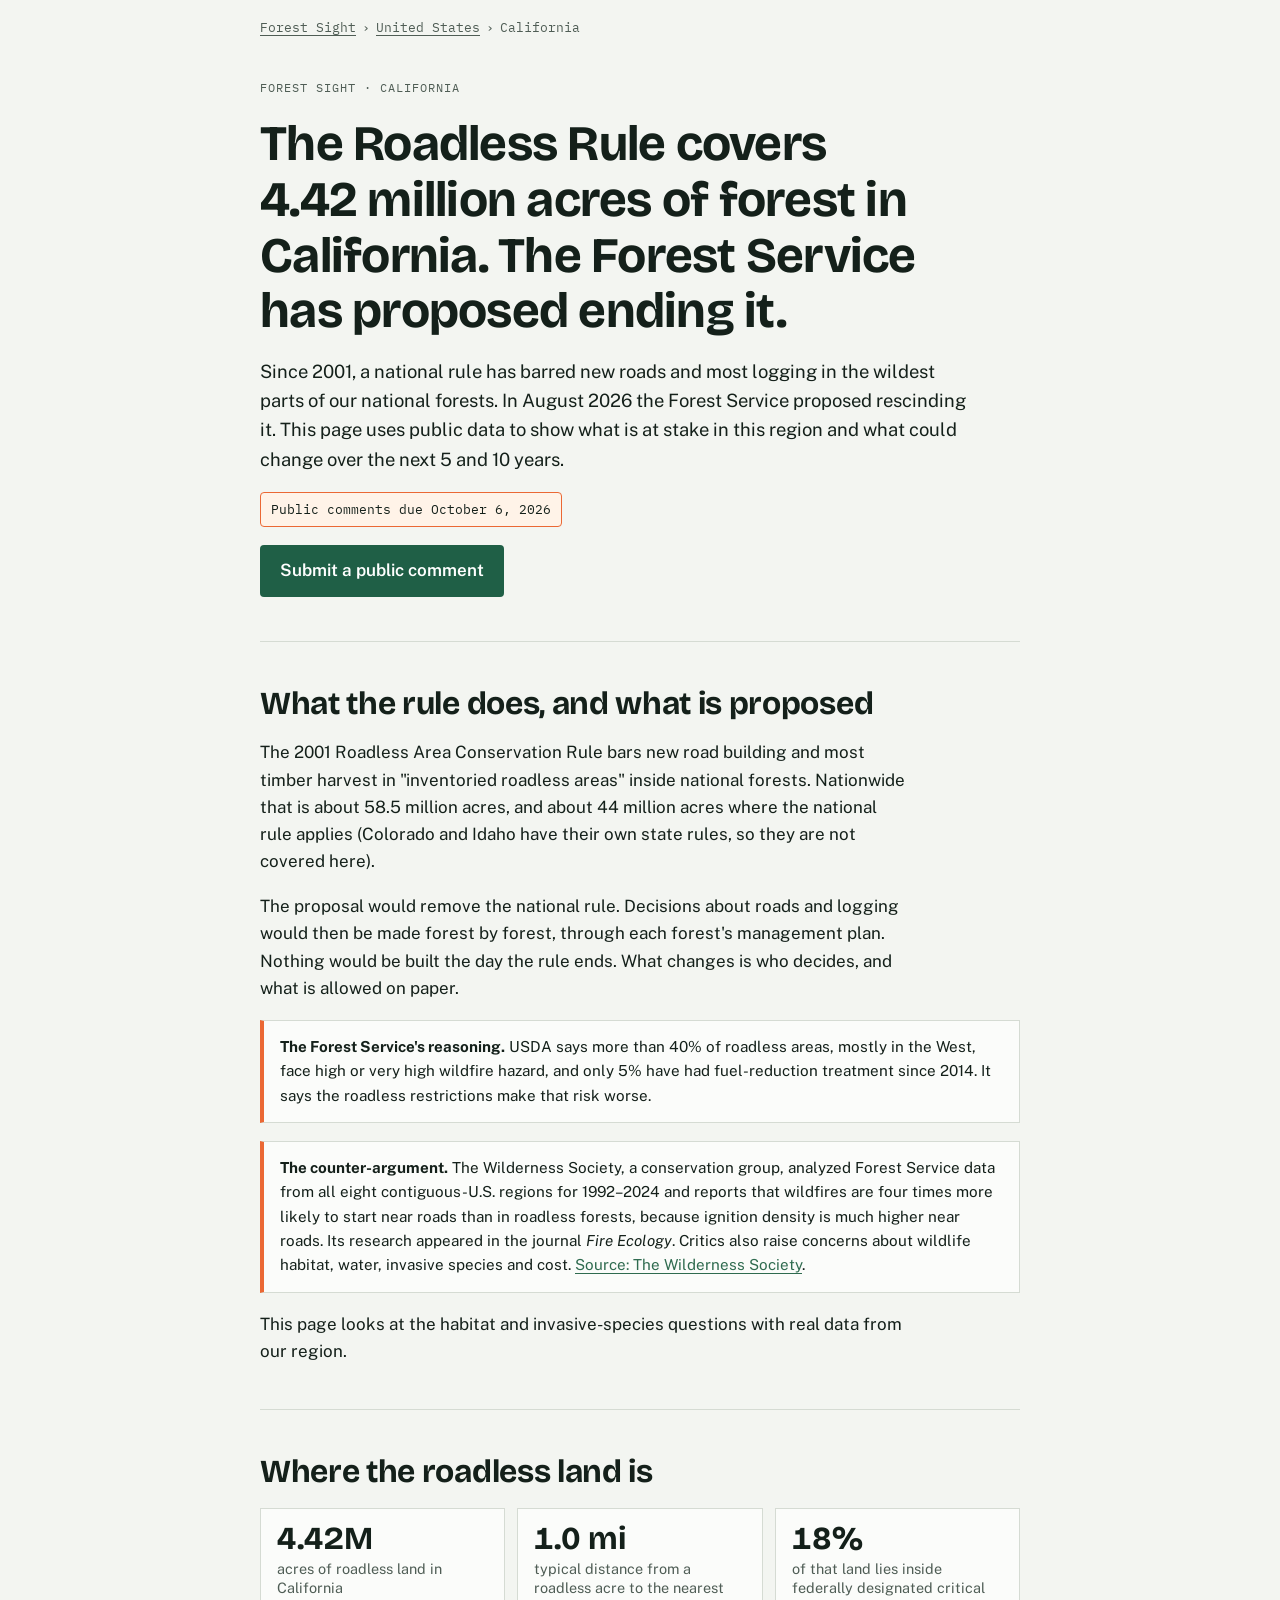
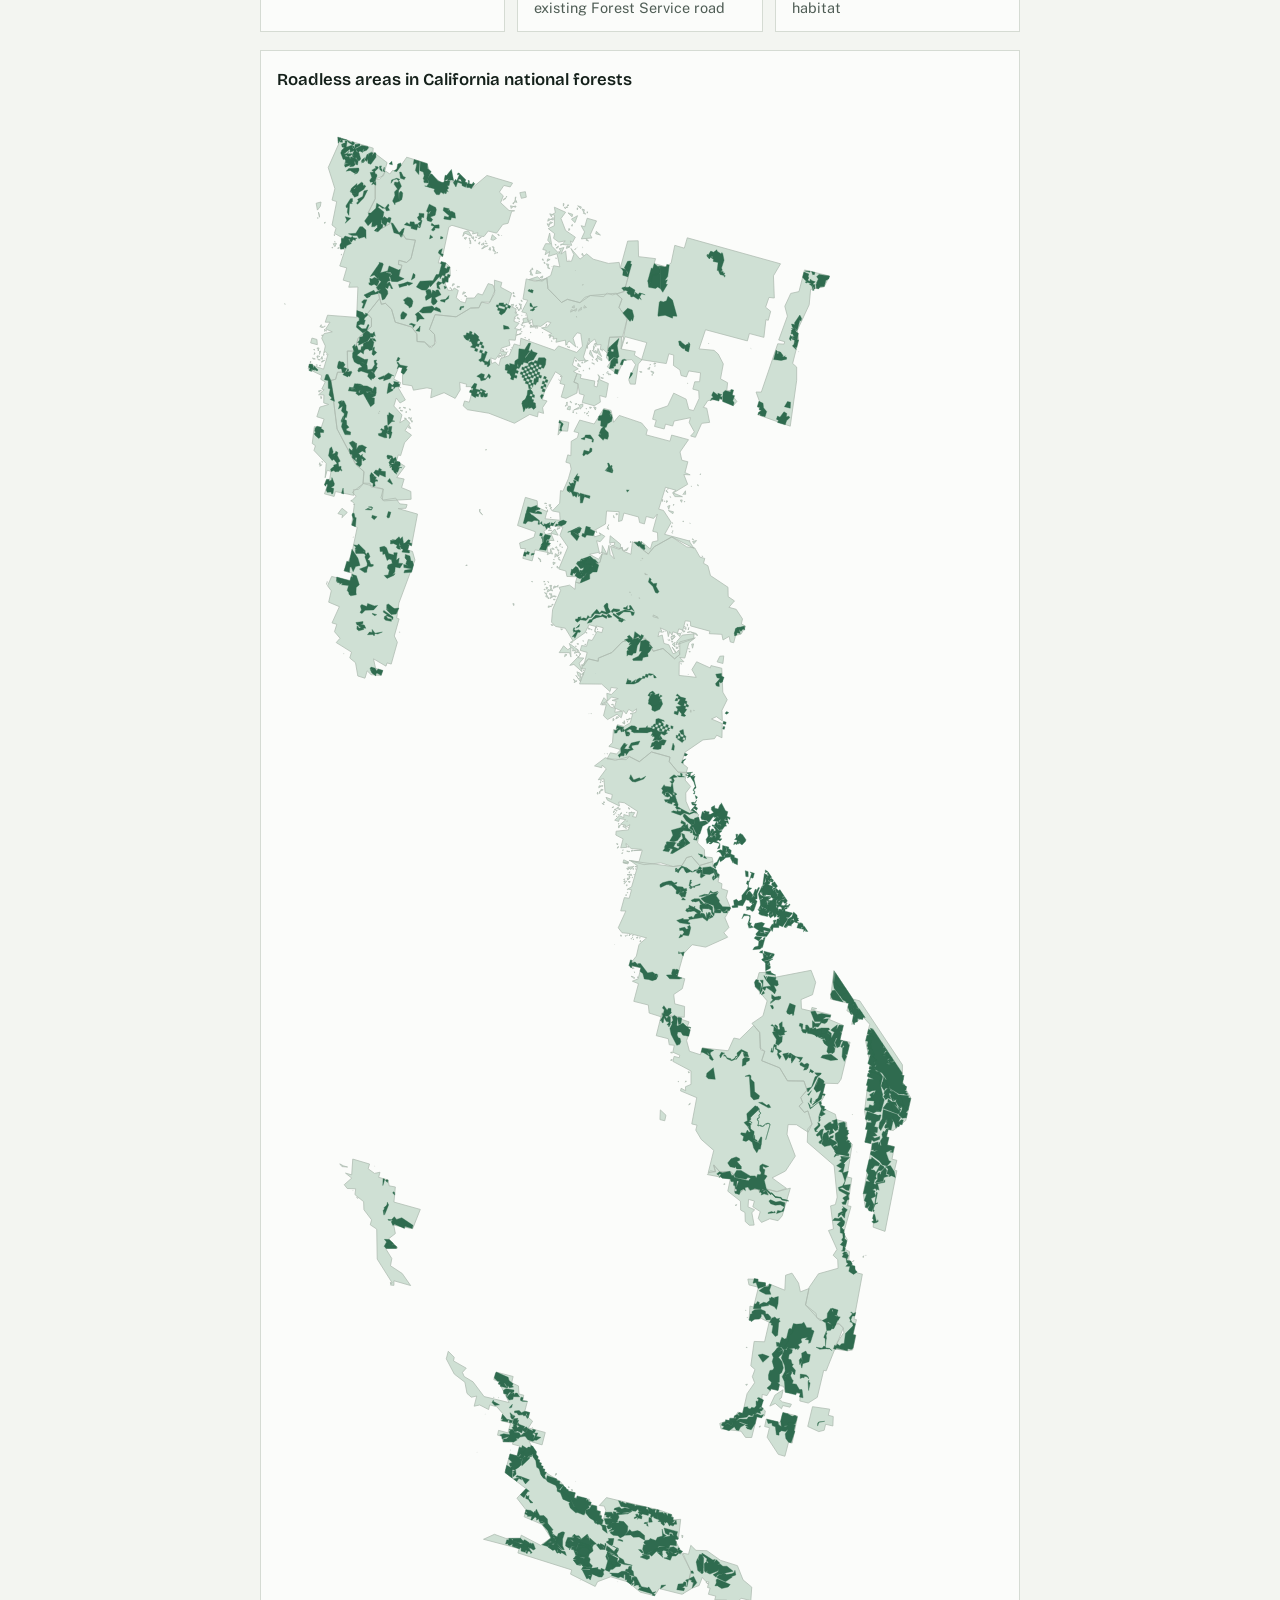
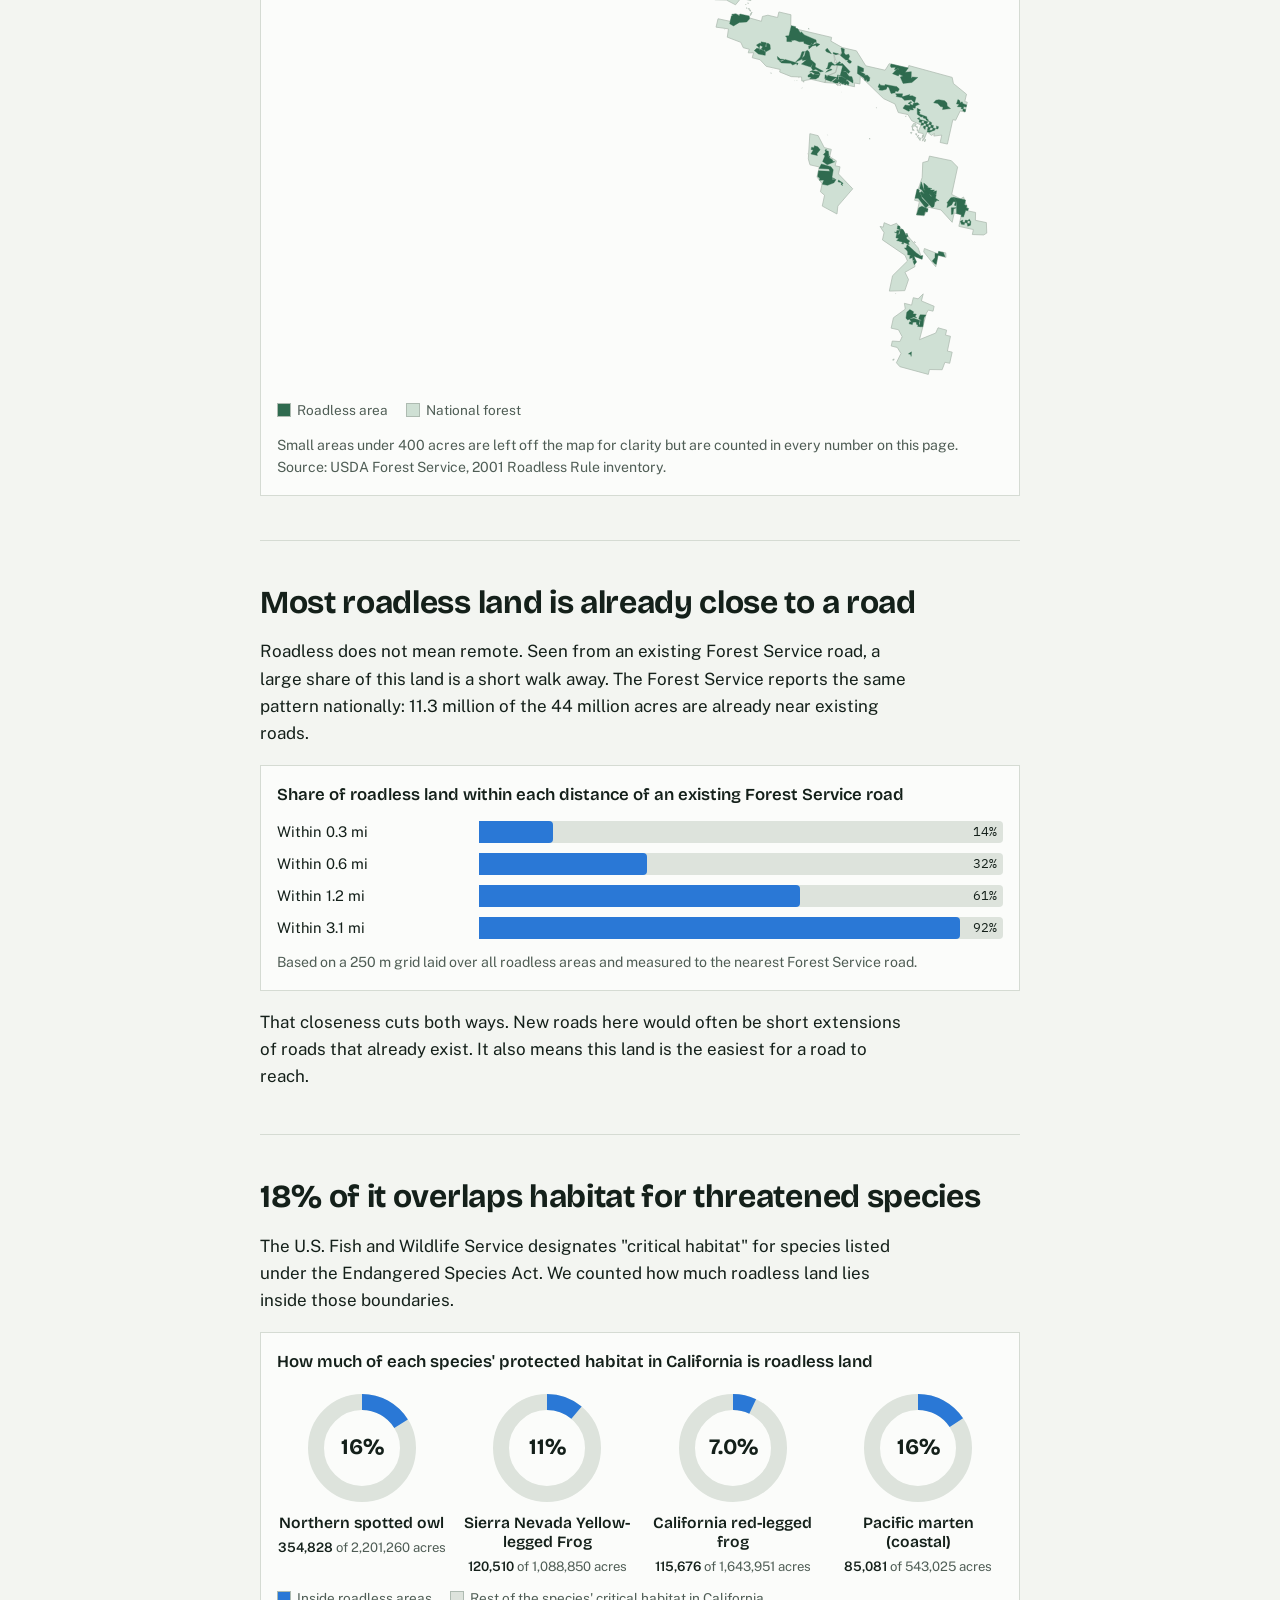
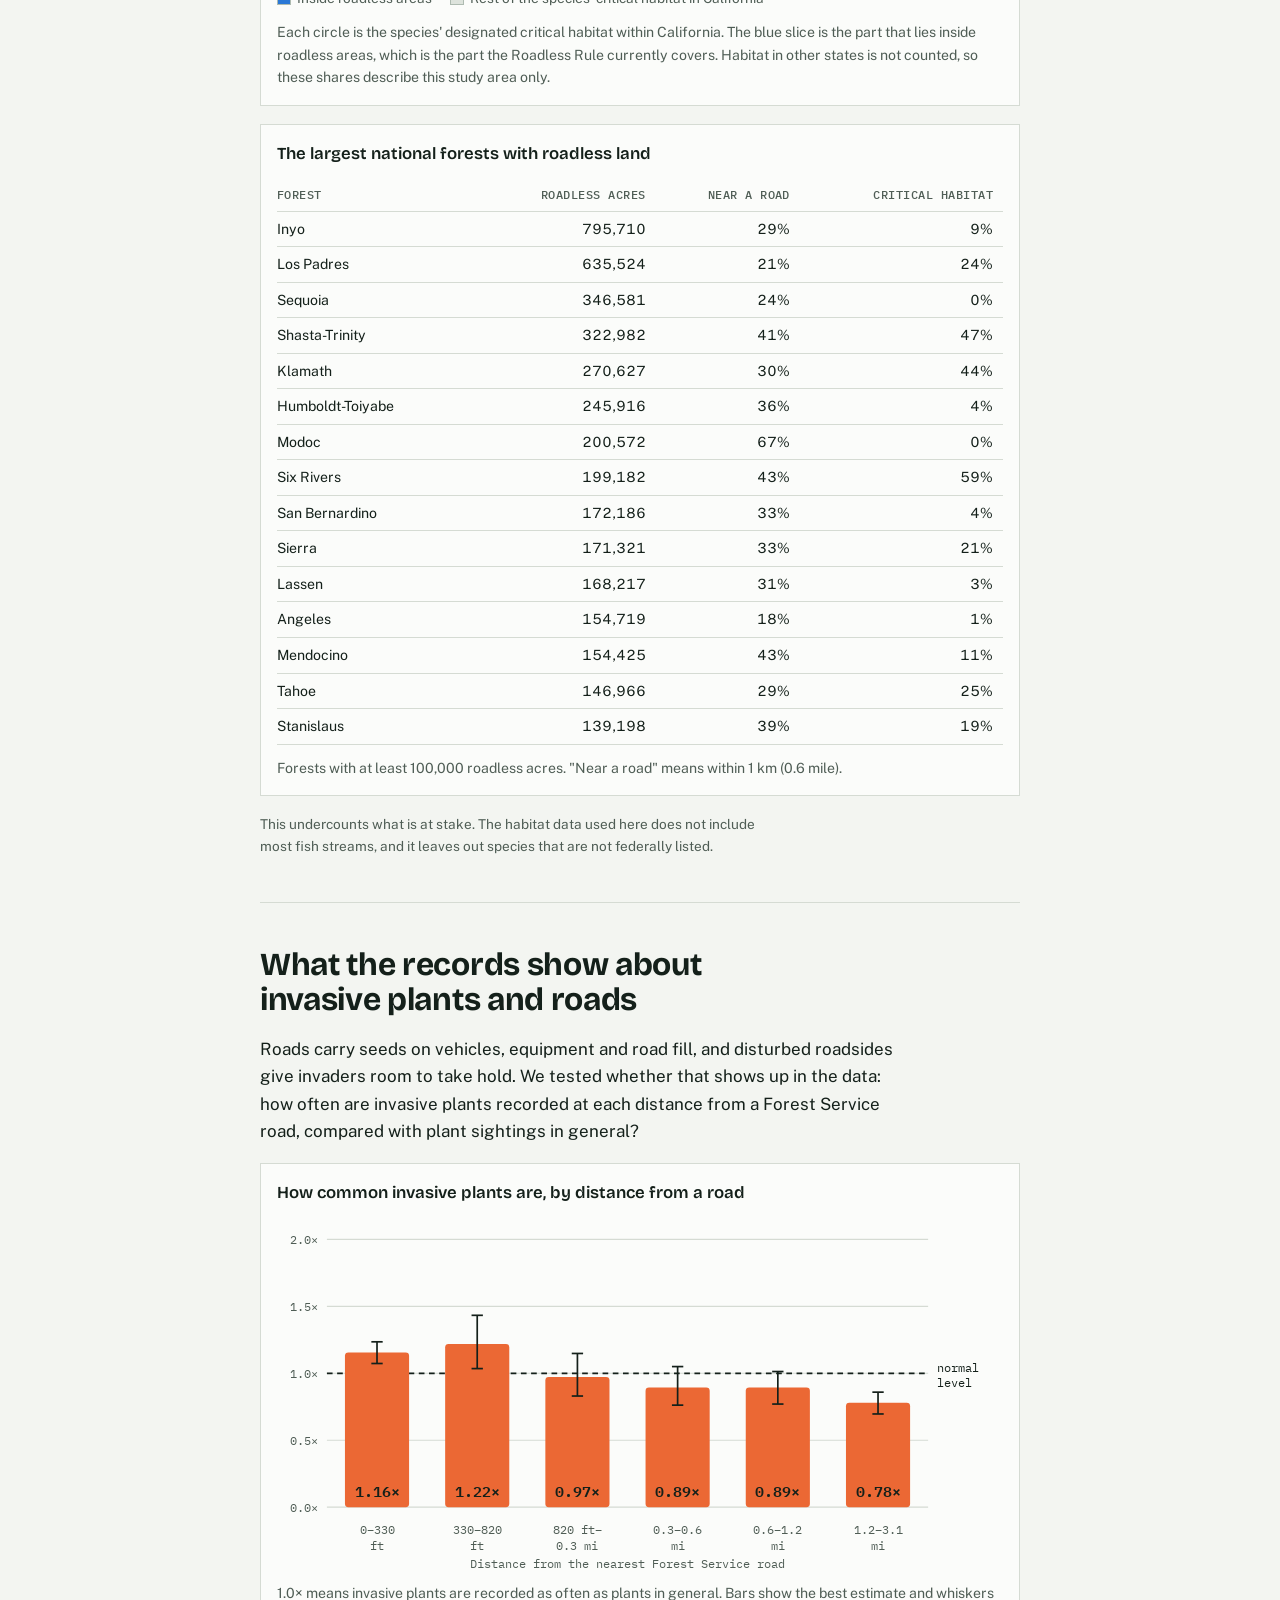
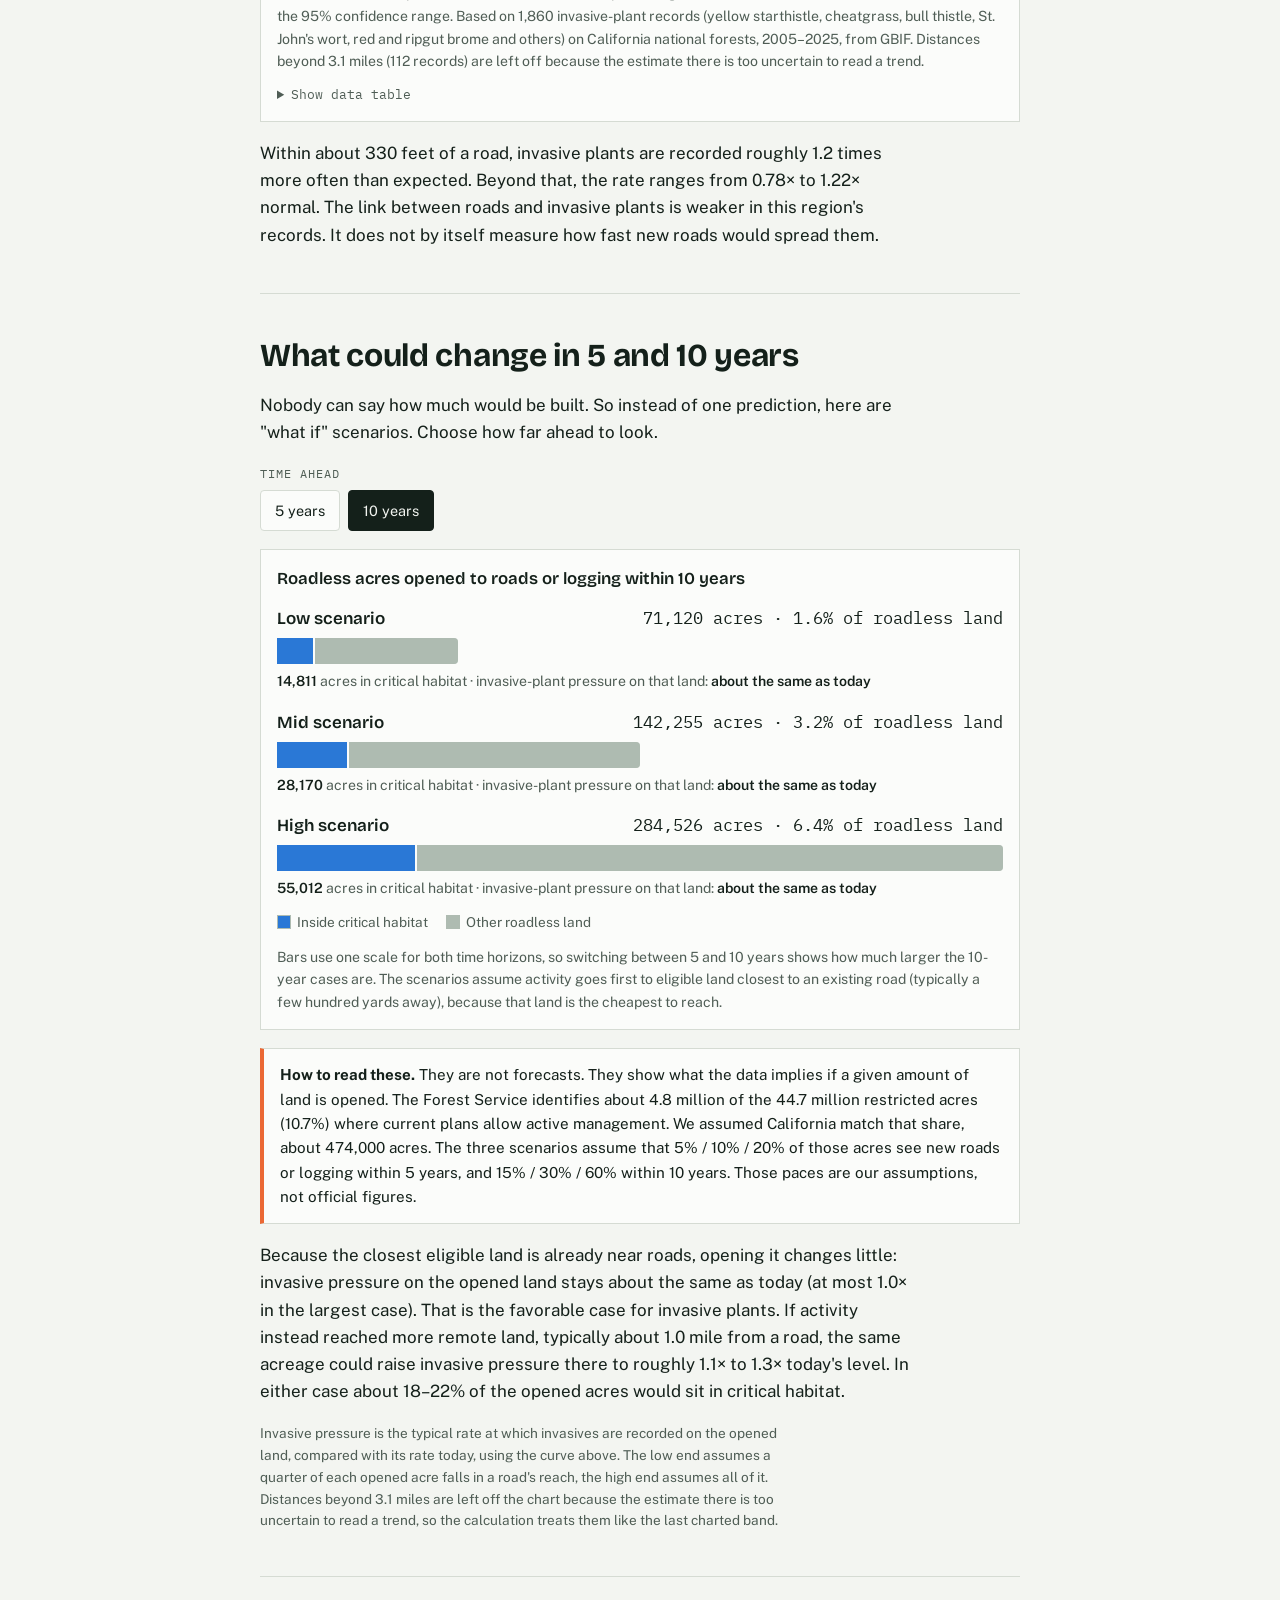
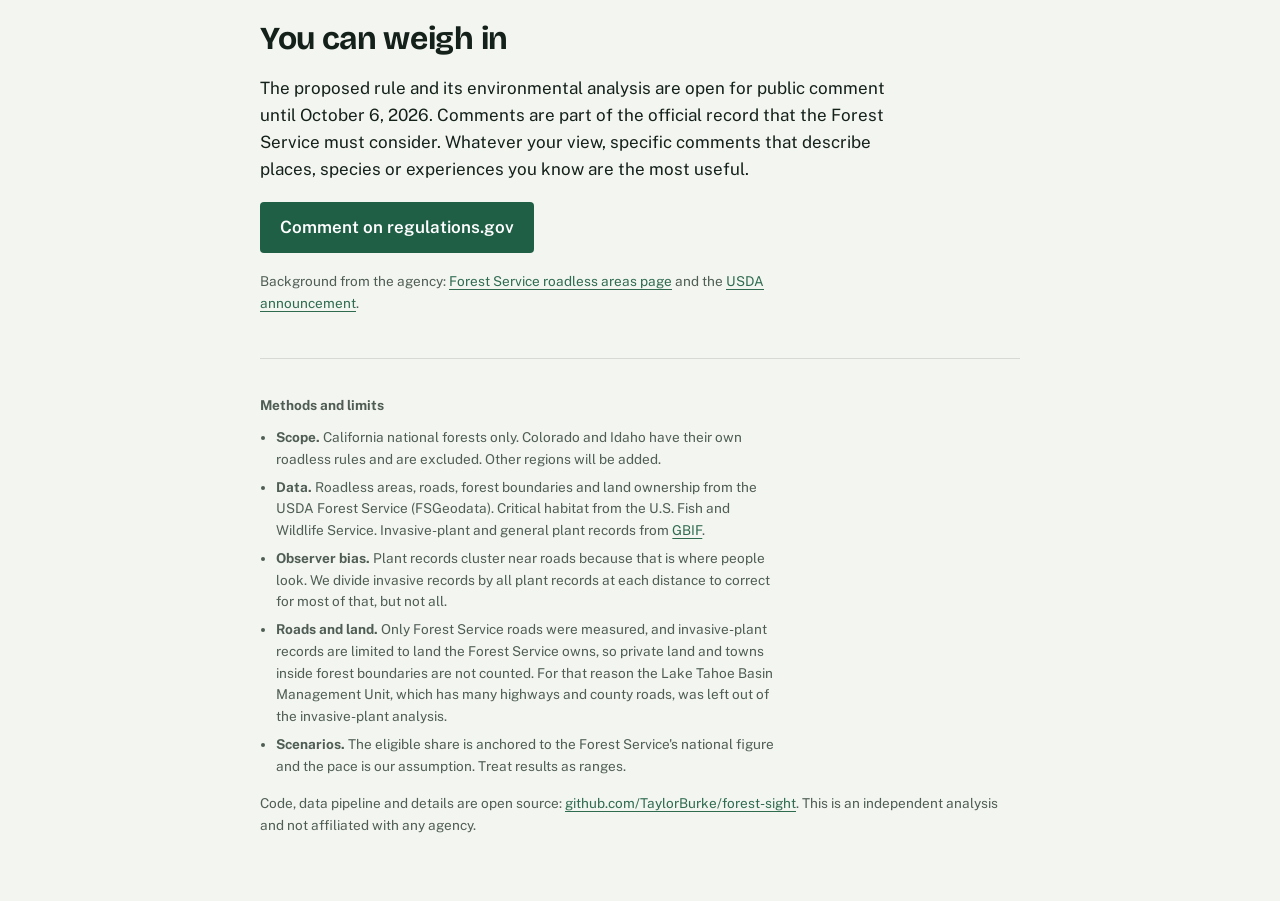
<file: docs/ca/index.html>
<!doctype html>
<html lang="en"><head>
<meta charset="utf-8"><meta name="viewport" content="width=device-width, initial-scale=1">
<title>California Roadless Report</title>
<meta name="description" content="What the proposed end of the Roadless Rule could mean for habitat and invasive plants in California national forests, with 5- and 10-year scenarios.">
<meta property="og:type" content="website"><meta property="og:title" content="California Roadless Report"><meta property="og:description" content="What the proposed end of the Roadless Rule could mean for habitat and invasive plants in California national forests, with 5- and 10-year scenarios.">
<meta property="og:url" content="https://taylorburke.github.io/forest-sight/ca/"><meta property="og:image" content="https://taylorburke.github.io/forest-sight/assets/share.png">
<meta name="twitter:card" content="summary_large_image">
<link rel="preconnect" href="https://fonts.googleapis.com">
<link rel="stylesheet" href="https://fonts.googleapis.com/css2?family=Bricolage+Grotesque:opsz,wght@12..96,500;12..96,700&family=Public+Sans:wght@400;500;600&family=IBM+Plex+Mono:wght@400;500&display=swap">
<link rel="stylesheet" href="../assets/style.css?v=92376312">
</head><body>
<main>
<nav class="crumbs"><a href="../index.html">Forest Sight</a> › <a href="../us/index.html">United States</a> › <span>California</span></nav>
<header>
  <div class="kicker">Forest Sight · California</div>
  <h1>The Roadless Rule covers <span id="h-acres">3.98 million</span> acres of forest in California. The Forest Service has proposed ending it.</h1>
  <p class="lede">Since 2001, a national rule has barred new roads and most logging in the wildest parts of our national forests. In August 2026 the Forest Service proposed rescinding it. This page uses public data to show what is at stake in this region and what could change over the next 5 and 10 years.</p>
  <div class="deadline">Public comments due October 6, 2026</div>
  <a class="btn" href="https://www.regulations.gov/document/FS-2025-0001-223869" target="_blank" rel="noopener">Submit a public comment</a>
</header>

<section id="what">
  <h2>What the rule does, and what is proposed</h2>
  <p>The 2001 Roadless Area Conservation Rule bars new road building and most timber harvest in "inventoried roadless areas" inside national forests. Nationwide that is about 58.5 million acres, and about 44 million acres where the national rule applies (Colorado and Idaho have their own state rules, so they are not covered here).</p>
  <p>The proposal would remove the national rule. Decisions about roads and logging would then be made forest by forest, through each forest's management plan. Nothing would be built the day the rule ends. What changes is who decides, and what is allowed on paper.</p>
  <div class="note"><b>The Forest Service's reasoning.</b> USDA says more than 40% of roadless areas, mostly in the West, face high or very high wildfire hazard, and only 5% have had fuel-reduction treatment since 2014. It says the roadless restrictions make that risk worse.</div>
  <div class="note"><b>The counter-argument.</b> The Wilderness Society, a conservation group, analyzed Forest Service data from all eight contiguous-U.S. regions for 1992–2024 and reports that wildfires are four times more likely to start near roads than in roadless forests, because ignition density is much higher near roads. Its research appeared in the journal <i>Fire Ecology</i>. Critics also raise concerns about wildlife habitat, water, invasive species and cost. <a href="https://www.wilderness.org/articles/press-release/new-research-scrutinizes-trumps-forestry-plans" target="_blank" rel="noopener">Source: The Wilderness Society</a>.</div>
  <p>This page looks at the habitat and invasive-species questions with real data from our region.</p>
</section>

<section id="where">
  <h2>Where the roadless land is</h2>
  <div class="stats">
    <div class="stat"><b id="s-acres"></b><span>acres of roadless land in California</span></div>
    <div class="stat"><b id="s-road"></b><span>typical distance from a roadless acre to the nearest existing Forest Service road</span></div>
    <div class="stat"><b id="s-hab"></b><span>of that land lies inside federally designated critical habitat</span></div>
  </div>
  <figure>
    <div class="fig-title">Roadless areas in California national forests</div>
    <svg viewBox="0 0 760 1970" role="img" aria-label="Map of roadless areas, shown in green, inside California national forests">
      <path class="map-forest" d="M97.1 395L98.5 398.7L111.2 401L110.3 412.6L124.2 410.5L128.5 416.5L136.2 417.3L135 421.1L126.8 421.4L147.1 427.2L140.8 460.4L138.3 459.5L136.7 464.8L141.8 466.2L144.4 475.3L127.6 520.4L125.3 536.2L127.8 536.9L122.8 554.8L126 561.4L119.6 584.2L115.2 583L114.1 586.4L101 578.7L103.2 588.7L110.4 591L109.1 596.1L98.5 595.3L94.4 591.3L92.1 599L84.6 596.7L82.2 582.8L76.2 577.9L78 571.7L62 561.7L66 557.2L60.2 550.3L62.6 542.6L57.6 541.1L65.3 524.1L54.1 519.4L56.8 507.5L52.9 502.2L57.2 492.5L76.4 497L78.7 489.1L70.1 486.6L78 469.7L84 441.1L78.2 438.3L81.1 416.4L78 413.4L82.8 408.6L78.9 404.4L90.8 394.8L97.1 395ZM68.1 421.1L73.6 425.5L67.9 431L68.7 428.2L63.8 426.7L68.1 421.1ZM248.2 521.1L247.8 523L246.9 520.9L248.2 521.1ZM212.4 425.4L215.2 428L212.2 424.4L212.4 425.4ZM199.2 480.8L197.7 481.1L197.9 480.5L199.2 480.8ZM78 412.7L77.7 413.9L77.5 412.6L78 412.7ZM80.9 417L80.7 417.6L80.2 416.8L80.9 417ZM52.3 499.9L52.1 500.5L51.4 500.4L52.3 499.9ZM52 498.5L52.8 498.1L52.7 498.6L52 498.5ZM212.1 424.1L212.4 421.9L212.2 424.4L212.1 424.1ZM128.5 551L128.2 550.9L128.3 550.5L128.5 551ZM70.2 573.3L69.9 573.4L69.9 573.2L70.2 573.3ZM80 451.3L79.6 451.5L79.8 451.2L80 451.3ZM538 1579.4L537.8 1590.7L545 1594.7L580.6 1603.1L579.8 1607L591.9 1613.8L590.4 1620.9L583 1621.1L583.9 1629.3L587.1 1630.1L584.8 1639.9L575.4 1643.6L573.6 1650.4L559.2 1647L549.4 1648.8L549.1 1644.6L538.4 1644.2L526.2 1639.3L526.8 1636.7L512.1 1633.4L505.7 1626.5L497.5 1624.4L498.9 1619.2L493.3 1619.3L494.4 1615.5L488.1 1613.9L485.5 1608.3L471.4 1602.9L472.6 1594.2L459.6 1592.4L461.7 1583.6L474.3 1586.3L479.2 1578.3L507.1 1586.3L508.2 1581.2L513.9 1579.9L524 1582.3L525.4 1576.5L538 1579.4ZM452.1 1545L449.1 1544.7L445.2 1540.4L441.9 1548.8L434.6 1551.6L435.9 1545.9L431.3 1542.6L433.3 1533.9L424.8 1514.9L430.8 1516.1L433.2 1506.7L438.6 1512L450.1 1512.4L464.4 1522.5L482 1528L487.9 1542.9L497 1550.5L496 1564.6L485.7 1562.1L480 1569L470.4 1564L458.3 1563.7L459.3 1559.9L451.6 1558L453.4 1551.6L450.7 1550.9L452.1 1545ZM495 1574L496.1 1575.7L494.8 1575.3L495 1574ZM497.3 1576.6L496.1 1579.7L495.3 1578.8L497.3 1576.6ZM494 1572.5L494.5 1573.8L493.7 1573.6L494 1572.5ZM551.9 1649.5L551.2 1649.9L550.7 1649.2L551.9 1649.5ZM556.6 1593.8L557.2 1594.4L555.9 1594L556.6 1593.8ZM493.4 1567.1L493.2 1567.7L492.9 1566.9L493.4 1567.1ZM449.3 1545.5L449.2 1545L449.5 1544.7L449.3 1545.5ZM495.7 1580.1L495 1580.1L495.1 1579.8L495.7 1580.1ZM517.5 1640.6L517 1640.6L516.8 1640.3L517.5 1640.6ZM451.5 1547.3L449.3 1545.6L451.5 1547.3L451.5 1547.3ZM549.7 1655.9L549.5 1656.3L549.4 1656.2L549.7 1655.9ZM544.4 1648.3L544.3 1648.5L544.2 1648.3L544.4 1648.3ZM546.4 1645.2L546.3 1645.4L546.2 1645.4L546.4 1645.2ZM490.8 1569.1L490.7 1568.8L490.8 1568.8L490.8 1569.1ZM541.9 1648.3L541.9 1648.4L541.8 1648.4L541.9 1648.3ZM468.5 1595.1L468.4 1595.2L468.4 1595.1L468.5 1595.1ZM490.7 1569.1L490.7 1568.8L490.7 1569.1L490.7 1569.1ZM546.3 1645.4L546.3 1645.5L546.2 1645.4L546.3 1645.4ZM518.4 1636.5L518.4 1636.4L518.4 1636.4L518.4 1636.5ZM492.2 1572.6L491.3 1572.4L492 1572.5L492.2 1572.6ZM674.6 1879L687.9 1884.6L686.8 1889.7L681.8 1888.6L679.8 1891.8L672.6 1919.5L689.6 1912.6L692 1907.1L701 1909.6L699.8 1914.8L705 1916L701.8 1931.5L706.8 1932.6L704.2 1944.3L699.2 1943.2L696.3 1951L683 1950.8L681.8 1955.9L652 1947.8L648.4 1943.7L653.2 1934L649.3 1927.7L643 1926.2L644.1 1921L652 1921.5L654.5 1916.5L650.6 1909.2L642.9 1907.5L645.3 1896.6L657.7 1887.6L656.8 1881.5L664.3 1883.4L666.1 1875.6L671.1 1876.8L676.5 1871.6L674.6 1879ZM644.4 1940.7L646 1939.7L645.7 1941L644.4 1940.7ZM570.2 1756.8L570.3 1756.9L570.1 1756.9L570.2 1756.8ZM587.1 1779.7L586.2 1788L570.8 1779.7L573.2 1768.4L568.9 1764.7L570.7 1756.3L565.3 1749.3L567.8 1738.8L557.9 1736.5L556.2 1730.3L557.8 1703.9L566.5 1706L572.9 1718.5L580.3 1720.4L578.6 1728L585.5 1732.3L584.3 1737.5L589.4 1738.6L587.8 1746.1L602.7 1761.6L587.1 1779.7ZM581.4 1727.5L581.5 1727.6L581.4 1727.5L581.4 1727.5ZM555.1 1725.2L555 1725.1L555.2 1725L555.1 1725.2ZM576.3 1705.4L576.3 1705.2L576.4 1705.4L576.3 1705.4ZM653.8 1917.5L653.7 1917.4L653.8 1917.3L653.8 1917.5ZM647.6 1871.1L647.8 1871.3L647.5 1871.3L647.6 1871.1ZM671.2 1823.5L675.3 1835.3L666.9 1832.3L667.8 1843.1L657.4 1849L661.1 1856.6L657.2 1868.2L641 1868.7L644.4 1852.6L660 1837.2L657.4 1831.2L633.8 1815.1L635.5 1807.5L631.3 1801L634.6 1801.8L635.6 1797.1L642.6 1800.1L648.6 1797.7L671.2 1823.5ZM692.1 1829.8L692.7 1827.2L700.1 1828.7L700.3 1833.5L692 1831.1L689.6 1843.3L677 1827.6L677.7 1824.1L692.1 1829.8ZM667.1 1817.5L667.3 1816.9L668.4 1817.8L667.1 1817.5ZM343.5 718.6L342.2 704.3L336.3 705.3L344.7 693.9L340.4 690.1L339.9 692.7L332.4 690.8L343.6 682.3L354.1 685L368.8 681L379.3 686.4L391.9 676.2L411.4 681.6L410.6 686.3L419.8 697.3L429.1 697.6L427.2 705.6L433 712.4L427.9 719.1L428.1 727.7L432.5 738L441.6 741.9L434.9 755.4L441.4 763.1L440.3 771.5L447.4 778.4L447.8 786L455.6 786.8L456.4 790.9L442.3 795.1L433.9 785.4L428.8 786.8L424 794.9L414.6 796.2L401.9 792.3L384.1 794.2L368.5 789.7L378.9 791.2L382.4 779.1L373.2 779.5L380.4 778.9L381.4 778.2L370.7 777.3L365.3 772L366 776.1L359.8 776.5L362.3 767.2L354.7 763.2L355 759.2L367.9 757.8L369.4 752.3L364.5 755.4L364.7 752.7L359.6 751.9L365.1 747.1L358.6 745.9L357.7 749L353.5 747.6L358.7 742.9L363 745.1L363.1 741.7L368.9 743.4L368.4 739.6L374.5 739.7L372.1 743.8L375.9 744.6L377.6 738.5L363.6 729.4L357.8 728.6L358.5 732.8L345.9 726.7L344.4 723.7L350.1 725.9L351 720.8L343.5 718.6ZM368 791.5L365.4 792.9L362.2 792.1L363 789.1L368 791.5ZM339.8 711.8L336.8 713.7L337.2 711.7L339.8 711.8ZM341.5 715.8L338.7 717.2L339.3 715.3L341.5 715.8ZM361.2 740.2L358.8 742.2L360.2 739.8L361.2 740.2ZM358 775.4L356.2 777L356.6 775.7L358 775.4ZM359.5 752.9L357.7 755.9L357.4 753.6L359.5 752.9ZM357.1 736.3L356 735.2L357.3 733.6L357.1 736.3ZM335.6 718.2L336.1 720.4L335.2 720.1L335.6 718.2ZM353.8 736.1L355.4 737.3L353 736.6L353.8 736.1ZM356.4 773.6L355.5 772.1L356.8 772.4L356.4 773.6ZM353.3 738L352.2 739.8L352.7 737.8L353.3 738ZM343.2 729L341.9 729.7L342.1 728.2L343.2 729ZM339.8 711.8L341.2 711.5L341.1 712.1L339.8 711.8ZM368.7 735.6L367.5 734.6L368.8 734.9L368.7 735.6ZM372.7 779.7L370.6 780L372.2 778.9L372.7 779.7ZM338 719.7L337.4 719.5L338.1 717L338 719.7ZM363.3 752.9L362.7 754.8L362.1 754.7L363.3 752.9ZM368.4 775.9L366.8 775.5L367.9 775.2L368.4 775.9ZM369.4 780.4L368.3 780.8L367.6 780.3L369.4 780.4ZM353.2 740.8L352.9 742L352.3 741.9L353.2 740.8ZM351.7 734.1L350.6 734.5L352.5 733.7L351.7 734.1ZM339.5 706.2L339.3 706.8L338.5 706.6L339.5 706.2ZM338.9 708.1L338.7 708.8L338.2 707.9L338.9 708.1ZM357.8 751.7L357.1 751.6L358 751.1L357.8 751.7ZM341.3 707.4L340.6 707.2L341.5 706.7L341.3 707.4ZM366.3 739.8L365.7 739.6L366.5 739.1L366.3 739.8ZM365 756.2L365.8 755.8L365.6 756.4L365 756.2ZM369.3 735.7L368.5 736.2L368.7 735.6L369.3 735.7ZM355.9 738.1L355.3 738L356.1 737.5L355.9 738.1ZM358.5 736L358.4 736.7L357.9 735.8L358.5 736ZM354.8 739.9L354.6 740.5L354.2 739.7L354.8 739.9ZM361.6 781.8L361.4 782.4L360.8 782.3L361.6 781.8ZM355.9 743.5L355.7 744.2L355.3 743.3L355.9 743.5ZM359.3 735.6L359.2 736.2L358.7 735.4L359.3 735.6ZM357.6 741.9L357.4 742.5L357 741.7L357.6 741.9ZM342.5 731L342.4 731.3L341.2 730.6L342.5 731ZM355.2 735.7L354.6 735.6L355.3 735.1L355.2 735.7ZM361.7 779.1L362.5 778.7L362.3 779.3L361.7 779.1ZM371.1 739.5L370.5 739.4L371.3 738.9L371.1 739.5ZM363.5 754.4L363.9 755.2L363.3 755L363.5 754.4ZM367.7 755L367.6 755.6L367.5 754.9L367.7 755ZM366.7 748.3L366.6 748.9L366.3 748.8L366.7 748.3ZM366.1 780.1L367.5 780.2L367.6 780.3L366.1 780.1ZM341.1 730.5L340.1 729.9L341.2 730.6L341.1 730.5ZM362.3 781.7L361.7 782.1L362 781.9L362.3 781.7ZM379.7 778.5L379.7 778.4L379.8 778.4L379.7 778.5ZM559.1 904.8L563.9 917.4L560.6 930.3L548.6 935.4L549 945.1L559.1 947.5L560 943.7L565 944.9L559.9 946.4L579.8 951.2L578.4 956.4L592.9 962.5L589.2 977.8L599.9 980.1L590.5 1018.7L587.3 1023.4L573.9 1023L571.2 1033.9L573.8 1034.5L568.8 1043.6L572.6 1049.9L584.5 1055.5L585.8 1061.2L596.2 1063.8L597.3 1081.6L602.2 1087L596.7 1121L601.7 1122.3L597.4 1151.2L600.9 1152L593.1 1180.1L596.9 1186.5L594.5 1196.8L599.3 1199.3L598.6 1207.3L607.2 1221.6L612.8 1222.9L604.1 1269.9L606.6 1270.5L603 1286L606 1286.8L602.6 1302.2L597.1 1303.1L582.3 1300.9L593.4 1283.9L592.8 1279.1L588.5 1274.9L568.1 1271.3L553.3 1255.1L557.1 1236.6L566.8 1222.5L587.4 1216.7L587 1207.6L582.2 1203.1L586.2 1196.9L577.3 1177.2L582.5 1175.6L579.5 1151.4L584.5 1150L586.4 1142.3L583.2 1109.1L555.1 1084.8L555.6 1070.9L560.1 1065.7L555.8 1052L552 1053.5L546.6 1047L550.3 1043.2L548.3 1037.9L554.9 1030.2L551.6 1020.7L534.4 1020.5L526.2 1006.9L507.4 999.4L510.6 989.5L505.7 986.2L505.2 969.6L497.2 960.4L508.7 952.5L513.1 936.8L500.7 922.1L504.7 907.2L517.2 906.8L522.5 911.9L559.1 904.8ZM654.7 1003.7L654.7 1022.8L663.6 1038.7L658.2 1062L644.9 1072.6L639.8 1071.4L638 1079.2L640.5 1079.8L638.7 1087.6L646.3 1089.4L643.8 1102.5L648.9 1103.7L646.4 1114L648.9 1114.6L636.5 1178.1L624.1 1173.7L625.1 1157.7L615.8 1152.8L613.8 1138.7L623 1086.5L615.4 1084.7L618.4 1071.8L615.1 1052L621 1002.9L616.2 978.6L620.5 961.3L613.7 953.8L601.7 961.4L603.6 951.5L596.6 947.1L598.6 939.4L579.4 934.8L583 905L602.9 934.9L610.1 936.8L654.7 1003.7ZM613.3 1204.7L614.2 1203.6L613.7 1205.5L613.3 1204.7ZM604 1208.6L603 1209.7L602.4 1209.6L604 1208.6ZM602.5 1055.8L602.1 1055.7L602.2 1055.5L602.5 1055.8ZM616.6 1203.2L616.5 1203.2L616.6 1202.9L616.6 1203.2ZM607.1 1095L607.1 1095.1L607 1094.9L607.1 1095ZM616.5 1202.9L616.6 1202.8L616.6 1202.9L616.5 1202.9ZM246.6 80.7L244.1 84.7L237.5 83.2L232.8 90.1L236.9 94.1L234.1 101.2L242.9 109.4L248.8 109.7L245.7 110.2L241.9 122.8L236.4 124L229.8 133.1L221.1 130.9L216.7 136.6L209.5 135.9L210.4 132.7L204.7 133.9L205.4 131.4L183.1 124.9L179.9 126.7L173.3 157.6L170.9 156.8L168.8 164.3L176.9 164.3L181.1 168.5L181.4 176.9L176 186.2L179 192.8L183.6 193.3L185.5 190.5L189.8 193.1L187.6 200.7L192.2 204.7L197.1 206.1L198.6 201.1L206.6 201L210.2 196.3L215.1 197.8L221.1 185.9L226.1 187.4L228.1 192.9L223 205.4L214.1 205.2L211.3 211.2L202.7 211.5L187.5 220.7L165.5 218.4L159.6 233.9L164.9 239.1L164.8 249.9L159.4 252.6L154.4 247L146.6 246.6L146.4 238.5L140.8 231.3L123.8 226.3L119.9 212.8L113.5 206.6L109.3 207.5L104.1 189.9L105.6 180.9L119.5 182.6L127.5 178.1L130.8 166.8L127.1 165.8L127.6 161.5L135.6 163.8L140.3 159.7L144.9 140.4L134.9 139.2L131.6 133.9L124.5 132.4L119.8 122.1L109.6 128.3L95.6 111.5L102.8 97.2L102.8 76.5L107.4 76.7L113.9 68.3L118.1 71.2L121.1 67.3L125.4 68.6L135.8 53.6L157.1 60.2L160.5 71.4L172 80.3L190.7 78.4L203.3 86.6L219.8 72.7L246.6 80.7ZM308.3 162.5L310.7 155.4L307.7 149.1L317.2 160.3L324.2 154.7L330.9 160.3L347 164.8L358.2 163.7L359.4 169.6L365.7 171.4L368 177.6L363.4 194.2L351.2 197.8L345.4 195.8L342.1 199.6L328 198.4L317.1 205.9L304 202.4L297.8 205.7L283.6 191.2L282.5 180.2L277.6 183.3L263.6 181.7L272.7 178.7L277 182.8L286.5 177.5L289.6 167.2L296.1 168.4L293.1 154.6L284.1 157.4L285.5 152.3L280.6 155.8L281.9 151.2L278.2 150.2L281.2 144.1L286.4 144.3L283.4 140.5L285.4 133L287.8 146.8L295.2 154.5L296.9 150.7L295.2 149.5L300.4 148.2L297.2 155L302.2 151.7L303.4 162.6L308.3 162.5ZM290.6 114.3L288 113.6L291.4 111.7L290.3 105.9L302.1 111.2L297.3 117.8L302.1 130.3L312.3 137.3L309.4 142.7L307.1 141.3L308.5 145.9L298.5 144.9L301.8 141.2L295 142.5L289.5 138.5L290.7 133.7L284 128.4L290.3 125.3L290.6 114.3ZM329.7 138.1L318.6 139.1L322 131.8L318.4 125.3L322.2 126.4L324.7 117.5L334.5 120.3L327.9 134.8L329.7 138.1ZM260 89.7L261 95.4L255.8 96.7L254.2 90.7L260 89.7ZM204 136.5L196.8 133.1L194.5 136.4L195.7 132L200.3 130.6L204 136.5ZM308.2 118.5L314.6 114.8L311.9 122.1L308.2 118.5ZM229.7 138.6L226.4 140.6L223.9 139.9L225.4 134.8L229.7 138.6ZM334.3 131.2L338.6 135.1L333.6 133.7L334.3 131.2ZM276.5 174.7L270.9 175.4L271.9 171.9L276.5 174.7ZM308.9 116L304.6 111.9L309.5 113.4L308.9 116ZM306.8 147.4L302.9 149.1L303.6 146.5L306.8 147.4ZM288.5 122L285.2 123.9L285.9 121.3L288.5 122ZM265.9 173.9L267.7 177.3L265.1 176.6L265.9 173.9ZM286.6 118.7L283.4 120.6L284.1 118L286.6 118.7ZM219.3 146.9L216 148.8L216.8 146.2L219.3 146.9ZM197.5 195.3L194.3 197.2L195.1 194.6L197.5 195.3ZM321.1 111.2L319.3 107.9L321.8 108.6L321.1 111.2ZM283.7 168.3L282 165.2L284.5 165.8L283.7 168.3ZM285.9 160.7L282.7 162.6L283.4 160.1L285.9 160.7ZM275.2 179.6L278.3 177.9L277.7 180.2L275.2 179.6ZM286.6 118.7L289.2 116.7L289.2 119.4L286.6 118.7ZM287.3 116.1L285.5 112.8L288 113.6L287.3 116.1ZM284.5 126.5L282.7 123.3L285.2 123.9L284.5 126.5ZM318.5 105.6L318 107.5L314.8 104.5L318.5 105.6ZM247.2 105.2L250.2 104.7L249.8 106L247.2 105.2ZM247.2 105.2L245.2 107.3L244.5 104.4L247.2 105.2ZM249.5 97.6L251.2 100.9L248.7 100.2L249.5 97.6ZM185.9 186.5L183.4 188.5L184.1 186L185.9 186.5ZM319.6 154.1L320.9 156.5L319.1 156L319.6 154.1ZM202.6 141.4L203 144.2L201.8 143.9L202.6 141.4ZM205.8 136.9L205.8 139.6L203.6 137.7L205.8 136.9ZM197.3 139.7L195.7 138.2L198.5 137.6L197.3 139.7ZM191.3 189.3L188.5 189.9L188.8 188.6L191.3 189.3ZM321.1 111.2L323.2 113.1L320.7 112.4L321.1 111.2ZM212.9 138.2L210.7 138.9L213.9 137.1L212.9 138.2ZM223.6 150.9L221.7 150.4L223.1 147.9L223.6 150.9ZM283.7 168.3L285.9 170.4L283.4 169.7L283.7 168.3ZM226.8 149L225.4 147.2L227.2 147.8L226.8 149ZM196.8 197.9L198.9 199.9L196.4 199.1L196.8 197.9ZM324 139.2L326.1 141.2L323.6 140.5L324 139.2ZM226.8 149L228 152.1L226.1 151.6L226.8 149ZM212.5 142.2L211.7 144.8L210.7 143.8L212.5 142.2ZM300.5 102.3L299.8 104.9L299.7 102L300.5 102.3ZM249.5 97.6L249.3 95.9L250.2 95.1L249.5 97.6ZM264.6 173.6L265.9 171.2L265.9 173.9L264.6 173.6ZM305.6 103.8L304 104.8L304.3 103.5L305.6 103.8ZM278.1 159.9L279 161.6L277.7 161.2L278.1 159.9ZM298.5 144.9L296.9 145.8L297.2 144.5L298.5 144.9ZM216 148.8L214.4 149.7L214.8 148.4L216 148.8ZM279.8 163.2L280.7 164.8L279.5 164.5L279.8 163.2ZM305.5 130.5L305.4 128.4L306.7 128.7L305.5 130.5ZM201.7 139.9L200.9 138.3L202.1 138.6L201.7 139.9ZM182.2 190.9L183.1 192.5L182.1 191.5L182.2 190.9ZM216.8 143.4L216.3 145.4L215.4 143.7L216.8 143.4ZM294.1 148.5L294.6 146.6L292 148.7L294.1 148.5ZM238.4 97.2L236.9 98.8L237.7 97L238.4 97.2ZM219.6 143.5L220 144.3L218.1 143.8L219.6 143.5ZM268 171.2L266.6 171.3L267.2 169.4L268 171.2ZM219.3 146.9L220.9 146L219.9 147.1L219.3 146.9ZM301.8 107.6L300.8 106L302 107L301.8 107.6ZM303.6 106.1L302.3 106.4L302.3 105.7L303.6 106.1ZM232.2 134.5L232.5 135.9L231 134.2L232.2 134.5ZM207.9 141.4L206.7 141.1L207.6 140L207.9 141.4ZM230.1 154.1L230.5 152.9L230.9 153.7L230.1 154.1ZM227.8 154.8L228.2 153.6L228.6 154.4L227.8 154.8ZM309.3 124L308.8 125.9L308.5 124.5L309.3 124ZM239.8 95.7L239 97.4L238.4 97.2L239.8 95.7ZM314.9 106.8L314.4 108.7L314.2 106.7L314.9 106.8ZM292.2 145.2L292.1 145.9L290.9 144.9L292.2 145.2ZM214.8 145.7L214.2 145.5L214.6 144.2L214.8 145.7ZM248.1 102L247.2 102.5L246.8 101.7L248.1 102ZM248.3 101.4L247.6 101.3L248.7 100.2L248.3 101.4ZM325.2 110.9L324.8 112.2L324.6 110.7L325.2 110.9ZM209 137.7L207.7 137.4L208.5 136.9L209 137.7ZM201.3 141.1L202.7 140.8L202.6 141.4L201.3 141.1ZM311.7 150.2L312.8 149.1L312.1 150.3L311.7 150.2ZM320.6 187L319.9 187.7L320 186.9L320.6 187ZM292.4 159.1L292.2 159.7L291.7 159L292.4 159.1ZM240.7 95.2L240.1 95L240.2 94.4L240.7 95.2ZM303.8 105.4L304.2 106.2L303.6 106.1L303.8 105.4ZM295.6 153.2L294.9 153L295.1 152.4L295.6 153.2ZM218.7 141.9L218 141.7L218.2 141L218.7 141.9ZM229.1 153.1L228.4 152.9L228.6 152.3L229.1 153.1ZM181.4 190.7L180.8 190.5L181.6 190.1L181.4 190.7ZM235.4 135.4L235.1 135.7L235 135.6L235.4 135.4ZM288 167.8L287.9 168.1L287.8 168.1L288 167.8ZM187.9 172.1L187.8 172.2L187.6 172.1L187.9 172.1ZM305.5 161.4L305.9 161.3L305.8 161.5L305.5 161.4ZM320.3 148L320.1 148.2L320.1 148L320.3 148ZM202 148.3L201.9 148.4L201.7 148.3L202 148.3ZM314 148.1L314.2 147.9L314.1 148.1L314 148.1ZM320.3 148L320.1 147.9L320.1 147.9L320.3 148ZM312.5 172.3L312.4 172.2L312.5 172L312.5 172.3ZM193 202.3L192.9 202.4L192.9 202.3L193 202.3ZM283.6 467.4L270.1 464.6L267.1 476.2L257.3 473.5L260.1 463.3L255.1 463.2L253.9 457.5L269 451.5L270.6 445.7L251.8 439.1L260 409.7L272.3 413.3L273 420.4L282.6 424.5L280.6 432.1L296.4 433.7L295.9 425.4L288.2 423.9L295.9 415.9L296.8 402.6L299.3 403.3L305 390.3L307.9 380L306.8 374.2L302.4 372.9L304.4 365.2L307.6 366.1L308 351L314.5 347.3L315.8 342.2L310.8 340.8L316.9 328.8L332 332.9L342.1 316.6L349.7 318.7L352.4 331.1L358.3 323.9L381.7 331.8L387.7 339L386.3 344.2L411.4 350.9L413.1 344.5L430.8 349.3L421.9 362.2L423.8 370.8L430.1 372.4L427.1 383.8L432.5 386.1L425.9 385.8L429.9 396L414.8 405.1L424.4 409L416.5 408.9L414.1 404.8L417.5 402.2L406.7 399.1L399.6 422L404.6 423.4L412.7 435.9L405.8 448.4L431.2 455.2L436.5 463L413.3 451.1L394.9 461.4L388.7 469L374 456.6L381.6 456L390.9 463.8L393 456.3L398.7 455.1L398.3 446.5L393.3 445.2L398.2 427.2L394.2 431.7L386.6 429.7L384.6 437.5L379.6 436.1L378.4 430.2L363.2 426.1L361.2 433.9L357.5 435L358.1 424.7L345 424L343.9 437.6L331.1 445L332.3 451L338.8 449.2L337.4 446.8L343.2 450.5L338.3 456.1L334.6 455.1L337.4 467.1L327.3 469.3L336.7 474.5L340.4 468.6L338 477.8L328.3 482.3L316.8 499.6L312.6 498.5L314.2 492.8L303.5 492.5L302.4 486.8L294.9 484.7L304.5 461.7L296.2 449.5L299.3 440.9L286.5 439L279.4 445.4L281.1 448.6L286.7 447.3L290 454.9L284.6 454.8L285.7 460.5L282.9 461.1L283.6 467.4ZM360.7 241.5L360.3 254.4L375.1 257L374 260.8L382.1 265.7L378.2 270.2L375.1 291.2L369.8 291.1L368.2 286.6L375.4 270.8L371.4 265.5L363.1 266.1L356.4 280.8L345.7 273L349.2 267.8L344.8 263.8L348.2 242.1L360.7 241.5ZM335.1 294.1L336.8 285.6L337.3 283.7L335.9 281.2L338 283.2L337.8 286.6L346.9 290.5L344.4 305L337.8 303.1L338.5 310L332.1 313.8L319.5 310.3L321.6 302.6L316.6 301.2L315.1 290.7L310.8 289.1L314.1 280.1L318.4 281.3L317.5 285L332.7 288L332 293.3L335.1 294.1ZM305.5 331.2L304.2 340.4L297.6 340L294.2 344.5L295.9 329.1L305.5 331.2ZM359.3 463.7L350.2 460L352.9 460L353.7 456.7L348.2 457.3L348.8 449.9L359.7 458.8L359.3 463.7ZM340.1 467.1L340.6 460.1L345.5 469.3L340.1 467.1ZM290.7 442.8L294.3 449.3L286.7 447.3L290.7 442.8ZM317.3 317.3L316.6 313L320.1 311.9L320.1 314.6L317.3 317.3ZM414.4 426.8L409.8 423.5L415 424.8L414.4 426.8ZM439.2 454.9L436.4 458.2L435 455.8L439.2 454.9ZM286.3 463.5L288.5 469L286 468.2L286.3 463.5ZM423.5 414.9L422.2 412.5L424.2 412.4L423.5 414.9ZM311.7 317.8L315.7 315.5L316 317L311.7 317.8ZM306.8 318.2L303.6 317.4L305.2 314.3L307.2 314.5L306.8 318.2ZM364.3 465L367.7 462.4L366.2 465.5L364.3 465ZM286 468.2L282.9 469.8L283.6 467.4L286 468.2ZM275.6 475.9L273.3 473L275.9 474.6L275.6 475.9ZM291.4 478.2L289.4 480.4L288.9 477.5L291.4 478.2ZM295.6 469.7L293.1 471.8L293.4 470.5L295.6 469.7ZM411.3 418.2L410.1 422.2L409 419L411.3 418.2ZM293.6 469.9L290.8 472.5L291.3 468.6L293.6 469.9ZM346.4 441L347.2 443.3L345.5 442.1L346.4 441ZM334 315.7L333.3 318.3L331.5 315L334 315.7ZM427.6 402.8L427.8 406.5L425.3 406.3L427.6 402.8ZM295.6 442L293.2 443.4L293.8 441.5L295.6 442ZM293.2 483.6L293.2 481.5L294.7 483.3L293.2 483.6ZM287.8 420.4L286 422L286.6 420.1L287.8 420.4ZM286.6 417.3L285.9 419.9L284.6 417.5L286.6 417.3ZM295.2 473.8L296.7 475.6L294.9 475L295.2 473.8ZM292.4 461.2L293.3 462.8L291.3 462.3L292.4 461.2ZM407.8 415.2L407.7 413.2L409 413.6L407.8 415.2ZM327.6 316.6L327.3 315.2L329.3 315.7L327.6 316.6ZM407.8 402.8L409.3 404.8L407.6 403.5L407.8 402.8ZM303.8 309.8L303.9 311.8L302.7 311L303.8 309.8ZM340.2 285.2L339.1 284.2L341.7 284.9L340.2 285.2ZM314.1 311.6L312.5 312.6L312 311.8L314.1 311.6ZM325.6 321.6L324 322.6L324.4 321.3L325.6 321.6ZM282.1 421.6L281.2 420L282.5 420.3L282.1 421.6ZM288 462.6L290.3 464L287.6 463.9L288 462.6ZM297.6 466.8L297 469.3L296.2 467.1L297.6 466.8ZM356.8 427.2L355.1 428.1L354.9 426.6L356.8 427.2ZM435 453L436.1 454L434.8 453.7L435 453ZM310 321.4L309.7 320L310.3 320.2L310 321.4ZM403.9 412.1L403.3 414.1L403.2 411.9L403.9 412.1ZM362.3 465.2L360.9 463.5L361.1 462.3L362.3 465.2ZM334 444.4L334.7 446.7L333.7 445.7L334 444.4ZM294.8 464.6L295.1 466.1L293.8 465.7L294.8 464.6ZM297.2 458.4L296.8 459.6L295.8 458.6L297.2 458.4ZM287 441.9L285.4 442.9L285.8 441.6L287 441.9ZM285 444.2L287.7 444.1L287.5 444.7L285 444.2ZM301.8 314.2L303 312.4L302.4 314.4L301.8 314.2ZM283.2 422.6L283.3 424.7L282.6 424.5L283.2 422.6ZM282.3 416.1L280.2 416.2L280.4 415.6L282.3 416.1ZM276.2 476.1L275.9 477.4L275.6 475.9L276.2 476.1ZM441.2 396.9L441 397.6L439.9 396.6L441.2 396.9ZM339.1 468.2L339.5 466.9L340.1 467.1L339.1 468.2ZM349.5 280.9L349.3 281.5L348.2 280.5L349.5 280.9ZM347.6 280.4L346.8 280.8L346.4 280L347.6 280.4ZM338.5 468.1L337.1 468.4L337.2 467.7L338.5 468.1ZM295.6 472.5L294.6 473.6L294.9 472.3L295.6 472.5ZM413.5 440.9L412.9 440.7L413.2 439.4L413.5 440.9ZM308.4 310.1L308.3 310.7L307.2 309.8L308.4 310.1ZM370.5 457L369.8 456.9L370.2 455.6L370.5 457ZM295.2 468.1L294.4 468.6L294.7 467.3L295.2 468.1ZM353.2 430.4L353.1 431L352 430.1L353.2 430.4ZM363.6 465.7L362.9 465.3L364.3 465L363.6 465.7ZM415.6 416.9L415.2 418L414.5 417.8L415.6 416.9ZM219.3 359.6L218.7 360.4L218.4 359.7L219.3 359.6ZM443.5 385.1L443.2 386L442.7 385.5L443.5 385.1ZM315.5 312L316 312.9L315.3 312.7L315.5 312ZM304.1 313.3L303.5 313.2L303.7 312.5L304.1 313.3ZM349.1 459L348.5 458.8L348.7 458.1L349.1 459ZM284.2 444.6L284.4 444L285 444.2L284.2 444.6ZM326.6 320.5L325.9 320.3L326.1 319.7L326.6 320.5ZM298.9 462.2L298.2 462.1L298.4 461.4L298.9 462.2ZM409.7 400.7L408.9 401.2L409.1 400.5L409.7 400.7ZM345.8 279.8L345.2 279.7L345.3 279L345.8 279.8ZM306.6 309.6L307.4 309.1L307.2 309.8L306.6 309.6ZM326.2 324.5L325.5 324.3L325.7 323.7L326.2 324.5ZM411.6 408.9L412.1 409.7L411.5 409.5L411.6 408.9ZM348.1 281.2L347.3 281.6L347.4 281L348.1 281.2ZM406 414.1L405.4 413.9L405.6 413.3L406 414.1ZM341.5 280.7L341.9 281.5L341.3 281.3L341.5 280.7ZM286.9 431.1L286.3 430.9L286.5 430.3L286.9 431.1ZM310.9 318.3L311.1 317.7L311.7 317.8L310.9 318.3ZM335.4 288L336.2 287.5L336.1 288.2L335.4 288ZM322.5 320.8L322.3 321.4L321.7 321.2L322.5 320.8ZM414.6 444.6L414.5 445.3L413.8 445.1L414.6 444.6ZM427 414.5L426.4 414.3L426.6 413.7L427 414.5ZM324.2 317.1L323.5 316.9L323.7 316.3L324.2 317.1ZM293.9 455.4L293.8 456L293.1 455.9L293.9 455.4ZM287.8 423.1L287.1 422.9L287.9 422.5L287.8 423.1ZM296.5 460.9L295.9 460.7L296 460.1L296.5 460.9ZM314 321.9L313.4 321.7L313.5 321.1L314 321.9ZM414 447.2L413.4 447L413.5 446.4L414 447.2ZM293.7 463.6L294.2 464.4L293.5 464.3L293.7 463.6ZM310.5 319.6L309.9 319.4L310.1 318.8L310.5 319.6ZM407.1 402.7L407.9 402.2L407.8 402.8L407.1 402.7ZM295.8 441.3L296.2 442.2L295.6 442L295.8 441.3ZM346.6 440.4L345.8 440.8L346 440.2L346.6 440.4ZM352.8 429.6L352.2 429.4L352.3 428.8L352.8 429.6ZM346.3 277.9L346.7 278.7L346.1 278.6L346.3 277.9ZM290.2 475.1L289.6 474.9L289.8 474.3L290.2 475.1ZM287.9 483.5L287.3 483.3L288.1 482.8L287.9 483.5ZM425.9 434.7L425.1 435.1L424.7 434.9L425.9 434.7ZM432.4 455.6L431.8 455.4L431.9 454.9L432.4 455.6ZM347.4 438.4L347 439L347 438.4L347.4 438.4ZM414.2 436.9L413.8 436.9L414 436.2L414.2 436.9ZM433.9 398L433.8 398.4L433.6 397.7L433.9 398ZM432.6 436.8L432.4 437L432.1 436.5L432.6 436.8ZM282.1 418.1L281.8 418L281.8 417.7L282.1 418.1ZM346.7 439.4L347.4 438.8L346.8 439.4L346.7 439.4ZM361 462L361.2 461.8L361.1 462.3L361 462ZM425 406.8L425.1 406.5L425.3 406.3L425 406.8ZM356.6 305.3L356.6 305.5L356.5 305.4L356.6 305.3ZM373 455.5L372.9 455.5L372.9 455.4L373 455.5ZM185.5 1309.9L184.8 1313.7L198.1 1321.3L194.1 1325.7L195.9 1330L205.2 1335.6L216.8 1351L243 1357.3L232.1 1335.4L226.9 1333.2L229.5 1325.4L247.2 1330L245.6 1336.6L252.8 1339.9L253.3 1348.3L258.3 1349.6L257 1354.8L262.1 1356.1L259.4 1366.5L264.5 1367.8L263.2 1372.9L267.6 1376.8L263.1 1383.8L280.8 1388.6L277.5 1401.6L263.8 1397.5L279.9 1429.7L296.4 1439.8L304.7 1449.8L312.2 1451.8L310.9 1457L327.1 1458.5L328.3 1464.2L334.7 1465.6L334.8 1470.4L338.5 1471.3L339.3 1478.7L341.8 1479.4L344.2 1470.2L342.6 1465.7L337.4 1465L344.9 1456.8L400.8 1470L413.1 1474.5L414.5 1480.1L422.6 1479.5L420.2 1499.5L416.9 1501.5L433.3 1533.9L431.3 1542.6L435.9 1545.9L434.6 1551.6L424 1558L400.1 1552L395.4 1559.5L380.3 1555.8L367.3 1545L349.3 1539.7L335.6 1544.8L333.1 1549.8L307.3 1536.9L308.5 1532.5L252.2 1514.7L253.4 1510.2L216.2 1500.4L227.6 1495.2L239.7 1499.5L254.8 1499.4L255.7 1496.1L275.9 1506.7L286.8 1499L277.5 1484.8L258.7 1476.9L260.6 1469.5L251.2 1457.4L260.6 1447.3L238.7 1430.5L243.9 1411L251.3 1413.1L254 1402.8L246.5 1400.9L247.2 1398.3L236.6 1398.3L235.5 1392.6L230.9 1391.4L231.9 1386.4L241.8 1389L244.5 1378.8L234.4 1376.2L236.3 1368.7L230 1361.6L222.7 1359.7L221.5 1364.6L212.2 1359.8L206.4 1361.1L209.1 1350.5L203.4 1351.7L198.9 1347.7L196.7 1336L185.6 1327.5L177.2 1311.5L179.3 1303.6L185.5 1309.9ZM102.1 1117.4L107.8 1116.2L106.4 1121.5L116.3 1124.3L117.4 1130.4L123.9 1131.6L122.4 1147.4L150 1155.1L142 1175.3L122.2 1171.6L123.9 1180.4L116.7 1186L126.2 1195.5L113.8 1196.2L120.2 1206.5L118.8 1214.1L131.1 1222.2L139.9 1234.8L122.4 1229.8L122.4 1234.6L118.7 1234.3L120.5 1231.9L104.9 1207.1L104.4 1175.7L97.6 1171.2L99 1166L91 1155.4L90.7 1147L81.6 1139.6L82.4 1133.5L73.5 1133.2L70.4 1129.2L78.2 1122.3L71.7 1117.1L78.2 1118.9L79.3 1102.4L96.9 1107.6L95.4 1112.5L102.1 1117.4ZM65.7 1107.4L69.6 1109.5L73.9 1110.7L68 1110.3L65.7 1107.4ZM424.3 1499.1L423.7 1496.2L425 1496.6L424.3 1499.1ZM293.1 1431.9L291.3 1433.5L291.8 1431.6L293.1 1431.9ZM309.2 1448.3L309.4 1449.7L307.7 1448.6L309.2 1448.3ZM305.8 1445.5L305.5 1446.7L305.1 1445.3L305.8 1445.5ZM118.7 1231.5L119.8 1231.7L118.8 1231.9L118.7 1231.5ZM83.9 1142.3L83.7 1142.7L83.3 1142.3L83.9 1142.3ZM84.4 1142.8L84.5 1143.7L84.2 1143.2L84.4 1142.8ZM267.3 1383.3L267.5 1383.7L267.2 1383.6L267.3 1383.3ZM227 1351.5L226.9 1352L226.8 1351.5L227 1351.5ZM231.9 1352.1L231.8 1352.2L231.5 1352L231.9 1352.1ZM79.7 1135.2L79.6 1135.4L79.4 1135.3L79.7 1135.2ZM425.8 1557.3L425.4 1557.2L425.5 1557.1L425.8 1557.3ZM244.5 1407.1L244.2 1407L244.2 1406.9L244.5 1407.1ZM119.1 1233.2L118.8 1231.9L118.8 1231.9L119.1 1233.2ZM209.5 1409.2L209.4 1409.3L209.4 1409.2L209.5 1409.2ZM102.1 1109.9L101.9 1109.9L102 1109.8L102.1 1109.9ZM356.7 1544.8L356.6 1544.9L356.5 1544.8L356.7 1544.8ZM312.9 1439.8L312.7 1439.9L312.8 1439.8L312.9 1439.8ZM218.1 1369.3L218 1369.4L217.9 1369.3L218.1 1369.3ZM317.3 1544L317.2 1544.1L317.3 1543.9L317.3 1544ZM82.9 1141.3L82.9 1141.3L82.9 1141.3L82.9 1141.3ZM407.5 269.6L381.7 265.6L387.1 247.7L364.4 241.5L360.3 254.4L366.6 222.8L358 210.8L361.2 202L355.2 196.9L363.4 194.2L368 177.6L365.7 171.4L359.4 169.6L367.1 141.4L378.1 141.1L378.5 157.7L396.3 159.8L394.8 164.9L407.4 168.4L412.6 164.3L416.4 145.9L426.4 148.8L429.5 138L527.1 165.2L519.7 177.8L520.6 201L515 200.4L511.5 210.6L516.8 214.9L514.3 224.3L511.8 223.7L509.7 242.2L494.5 238.2L492.4 245.9L448.6 234.2L441.8 254.3L457.5 255.8L461.9 259.7L467.2 270L464.3 285.6L471.7 289.7L470.8 298.3L477.8 297.4L476.4 302.6L481.4 309.3L477.6 313.8L463.3 306.3L450.9 308.5L446.3 315.5L449.9 316.4L452.9 331.2L444.6 332.2L438 346.8L433 345.5L436.9 341.1L431.5 331.3L432.8 326.3L415.7 329.8L414.2 335L406.7 333L405.3 338.1L395.2 335.4L397 329L393.2 327.9L395.6 318.6L409 314L415.3 300.6L428.3 306.9L431.1 317.6L436.1 318.9L441.9 306.2L441.5 298L435.3 296.4L437.3 288.7L442.4 288.6L443.4 279.3L431 277.3L428.6 283.6L423 282.1L421.8 276.3L415 271.6L415.3 260.7L410.2 259.4L407.5 269.6ZM578.4 178L572.8 189.1L558.6 192.1L557.1 208.1L544.6 235L546 245L539.8 269.5L544 273.3L544 287.2L537.3 335.2L503.4 323.2L507.3 318.8L502.9 314.9L504.8 308.5L501.5 299.4L507 299.5L524.2 248.9L530.8 249.3L531.5 246.7L525.2 245L534.3 220L531.6 209.6L537.8 196.2L546.4 194.3L552.2 171.6L578.4 178ZM391.3 277.5L394.4 278.5L393.9 280.4L391.3 277.5ZM387.9 275.2L390.4 273.3L389.8 275.7L387.9 275.2ZM365.3 248.1L367 247.2L366.4 249.1L365.3 248.1ZM396.8 269.5L394.6 270.3L394.9 269L396.8 269.5ZM379.7 277.9L382.2 278.5L380.2 278.7L379.7 277.9ZM393.1 280.9L392.8 282.1L392.3 281.3L393.1 280.9ZM395.5 271.9L396.1 272.1L395.3 272.5L395.5 271.9ZM390.5 270.6L391.1 270.7L390.3 271.2L390.5 270.6ZM496.3 254L496 253.9L496.1 253.8L496.3 254ZM451.9 248.5L451.8 248.5L451.7 248.3L451.9 248.5ZM430 290.1L429.9 290.4L429.8 290.1L430 290.1ZM430 290.2L430.1 290.2L429.9 290.3L430 290.2ZM451.9 248.7L451.7 248.7L451.6 248.6L451.9 248.7ZM545.9 257.2L546 257.2L545.9 257.3L545.9 257.2ZM546.1 257.3L546.1 257.4L546 257.3L546.1 257.3ZM33.9 270.2L48.7 275.5L53.3 260.1L50.3 256.8L48.9 259.1L50.6 251.2L46.8 243L49.3 238.3L57.9 236.4L51 233.4L55.5 226.3L50.5 226.3L52.9 219L83.4 221.3L84.7 189.5L75.1 189.7L76.6 184.5L69.3 182.3L73 169.5L65.7 167.5L71.4 149.9L66.1 149.1L68.2 137.8L60.1 133.3L61.8 128L57.6 124.6L62.5 100.1L57.6 98.5L60.6 86.5L53.6 64.4L64.5 39.9L63.7 32.7L100.7 44.1L100.4 48L115.2 59.2L111.5 73.1L102.8 76.5L102.8 97.2L95.6 111.5L109.6 128.3L119.8 122.1L124.5 132.4L131.6 133.9L134.9 139.2L144.9 140.4L140.3 159.7L135.6 163.8L127.6 161.5L127.1 165.8L130.8 166.8L127.5 178.1L119.5 182.6L105.6 180.9L107.2 201.6L94.6 217.5L98.9 222.3L98.9 230.8L84.9 243L81.3 256.7L73.6 256.5L73.8 278.9L63.3 278.7L61.4 286L56.5 287.3L62.9 338.1L82.5 375.2L91.1 382.9L90.2 395.6L85.2 401.4L80 401.5L80.4 407.6L61.2 403.6L59.8 408.7L49.7 406L53.2 396.1L49.8 396.1L51.9 390.9L55.1 391.2L56.5 382.5L52.5 381.3L50.4 389.1L51.5 374.1L38.7 360.6L40.2 355.6L36.9 353.3L39.1 335.7L46.3 336.6L49.3 327.7L41.7 325.3L44.9 315.2L54.1 312.4L48.9 310.8L49.1 302.4L43.5 302.3L49.4 297.1L46.9 296.3L50.5 288.8L45.8 286.1L46.8 282.1L32.6 275.2L33.9 270.2ZM41.8 244.4L42.2 249.9L35.2 248L36.6 242.9L41.8 244.4ZM46.1 100.5L45.4 105L42.3 109L41 101.8L46.1 100.5ZM62.3 143.9L60.6 147.3L58.8 144.2L62.3 143.9ZM47.2 262.2L47.6 265L45.8 264.5L47.2 262.2ZM44.8 373.4L45.5 375.7L44.2 375.3L44.8 373.4ZM49.1 266.8L46.8 268.3L47.8 266.5L49.1 266.8ZM41.8 253.4L44 253.3L43.3 255.2L41.8 253.4ZM48.9 231.4L46.6 231.9L46.8 231.3L48.9 231.4ZM44 257.4L45.6 256.6L45.1 258.4L44 257.4ZM41.8 261.8L43.2 261.5L42.4 264.1L41.8 261.8ZM46.3 231L44.9 231.3L46.3 228.9L46.3 231ZM43.9 299.6L43.6 298.1L45.7 298L43.9 299.6ZM46.9 304.5L46.2 306.5L45.6 304.2L46.9 304.5ZM63.4 148.9L65 148L64.6 149.3L63.4 148.9ZM46 376.6L46.9 375.5L44.5 376.8L46 376.6ZM37 263.9L40.1 264.8L38.1 264.9L37 263.9ZM44.3 114.2L44.5 116.4L43.4 111.1L44.3 114.2ZM42.8 265L45.4 265.8L43.3 265.8L42.8 265ZM41.6 271.7L41.1 270.8L42.3 271.2L41.6 271.7ZM50.5 121.7L50.6 122.4L49.2 122.6L50.5 121.7ZM43.9 255.4L42.9 256.5L43.3 255.2L43.9 255.4ZM51.8 235.1L51.7 235.7L50.5 234.7L51.8 235.1ZM49.3 259.9L48.9 261.2L48.7 259.7L49.3 259.9ZM34.5 268.2L35.4 267L35.1 268.3L34.5 268.2ZM58.4 147.5L58 148.7L57.4 148.5L58.4 147.5ZM46.9 239.7L48.1 240.1L46.9 240.4L46.9 239.7ZM39.7 255.5L38.5 255.2L38.7 254.5L39.7 255.5ZM45.7 271.4L45.5 272L44.2 271.7L45.7 271.4ZM39.9 259.1L38.9 260.2L39.3 258.9L39.9 259.1ZM60.5 134.7L60.1 135.9L59.8 134.5L60.5 134.7ZM45.8 297.3L46.3 298.2L45.7 298L45.8 297.3ZM44.9 259.1L44.6 259.8L44 259.5L44.9 259.1ZM44.5 262L44.3 262.6L43.8 261.7L44.5 262ZM50.2 235.9L49.6 235.7L49.8 235.1L50.2 235.9ZM47.7 372.9L47 372.7L47.2 372.1L47.7 372.9ZM67.7 155.2L67.5 155.9L66.9 155.7L67.7 155.2ZM49.9 230.3L50.5 230.5L49.7 231L49.9 230.3ZM34.9 269L35.1 268.3L35.5 269.1L34.9 269ZM50.2 233.8L50 234.5L49.3 234.3L50.2 233.8ZM49.3 266.1L49.9 266.3L49.1 266.8L49.3 266.1ZM38.7 258.7L39.5 258.3L39.3 258.9L38.7 258.7ZM60.9 142.1L60.7 142.7L60.3 141.8L60.9 142.1ZM52.6 260.2L52.4 260.8L52 260.1L52.6 260.2ZM42.7 116.7L42.7 117.8L42.4 117.2L42.7 116.7ZM8.6 207.2L8.4 207.6L8 206.9L8.6 207.2ZM47.3 267L47.1 267.6L47 267.8L47.3 267ZM50.4 264.6L50.4 264.7L50.1 264.5L50.4 264.6ZM291.6 544.8L287.4 540.3L288.5 527L296.9 507.2L295.2 503.9L306.3 501.6L312 506L312.6 498.5L316.8 499.6L328.3 482.3L338 477.8L340.4 468.6L345.5 469.3L347.5 459.9L348.8 469.6L353.2 474.1L349.1 460.9L357.9 464L361.2 461.8L362.2 465.8L370.5 469.3L372.1 456.1L388.7 469L394.9 461.4L413.3 451.1L429 461.6L437.3 462.6L442.8 472.3L447.8 473.6L446.5 478.7L451.1 481.3L453.8 491.6L472.1 503.8L472.3 513.6L478.9 518.1L473.1 524.8L480.7 526.9L487.3 536.9L486.1 542.1L490.6 544.6L485.8 552.9L480.1 554.2L478.1 561.9L474.5 561L473.3 555.2L466.9 559L465.7 553.1L452.5 552.4L453.2 549.8L433 544.3L432.8 539.5L427.4 538.9L424.9 548.5L420.5 547.4L419.3 551.9L414.3 550.5L413.5 553.8L411 550.3L409.7 555.5L408.5 549.6L401.2 546.3L403.4 551L400.2 550.2L398.8 555.4L403.3 553.8L405.1 562.6L410.2 564L414.5 573.3L417.3 572.7L413.6 566.3L418.1 572.2L420.6 569.4L421.6 574.3L416.3 578.7L404.1 567.9L393.9 570.8L389.9 560.9L378.5 555.2L361.4 561L350.6 572.1L336.4 578L336.3 581.2L326 578.8L321 586L318.7 585.1L321.1 585.8L324.7 572L317.5 569.9L318.9 564.8L324 565.6L326 558.6L329.9 559.5L335.1 550L340.1 551.3L341.5 546.2L334.1 544.3L332.6 550.1L333.7 544.9L326.7 543L322.4 551.4L310 560.2L301.8 546.7L291.6 544.8ZM436.6 552.6L436.1 557.8L420.5 563.2L418.5 560.6L424.2 553.9L436.6 552.6ZM315.4 577.6L321.2 577.9L316.4 583.3L319.4 592.3L310.8 584.6L306.5 585.6L316.7 575.2L315.4 577.6ZM307.5 567L307.7 576.9L306.3 572.3L295.4 572.2L300 565.1L304.5 569.2L307.5 567ZM307.5 567L306 562.6L315 569.2L309.4 570.5L310.1 567.8L307.5 567ZM315.4 599.4L318.7 597.5L317.7 602.7L312.9 596L315.4 599.4ZM421.8 555.3L418.5 552.3L422.6 552.1L421.8 555.3ZM314 592.3L317.6 593.9L318 597.3L315.4 596.7L314 592.3ZM416.4 561.5L416.2 564.2L416.9 566.5L413.7 563.5L416.4 561.5ZM289.7 513.3L286.4 515.2L287.1 512.6L289.7 513.3ZM292.6 503.2L289.3 505L290 502.5L292.6 503.2ZM286.1 506.9L282.8 508.9L283.6 506.2L286.1 506.9ZM315 569.2L316.8 572.5L314.2 571.8L315 569.2ZM314.2 571.8L311.4 573L311.9 571.1L314.2 571.8ZM286.8 504.4L288.6 507.6L286.1 506.9L286.8 504.4ZM318.7 594.8L321.2 592.8L320.4 596L318.7 594.8ZM314.1 601.8L311.1 603.7L311.4 602.4L314.1 601.8ZM432.9 550.5L438.9 552.2L440 553.9L432.9 550.5ZM286.7 523.9L283.8 524.9L284.2 523.3L286.7 523.9ZM307 561.5L309.4 560.1L308.9 562L307 561.5ZM394 532.8L398.8 535.2L398.6 535.9L393.5 534.6L394 532.8ZM282.1 511.4L283.9 514.5L281.4 513.8L282.1 511.4ZM413.4 559.3L412.7 557L415.3 557.1L413.4 559.3ZM303.6 574.4L301 576.5L301.7 573.9L303.6 574.4ZM413.1 555.1L416.1 553.8L415.8 555.1L413.1 555.1ZM282.3 505.9L281.6 503.7L283.5 504.2L282.3 505.9ZM425.7 550.8L424.1 549L427.3 549.8L425.7 550.8ZM292.6 503.2L294.4 501.7L293.9 503.5L292.6 503.2ZM418.4 566.1L420.1 567.3L417.9 568L418.4 566.1ZM284.9 510.6L287.7 510.7L287.1 512.6L284.9 510.6ZM285.5 502L287.5 501.8L286.8 504.4L285.5 502ZM282.1 511.4L280 509.5L282.5 510.1L282.1 511.4ZM289.3 543.5L287.3 543.6L286.8 542.8L289.3 543.5ZM291.3 516.5L289.8 517.2L289.4 516.3L291.3 516.5ZM417 555.4L415.3 557.1L415.6 555.7L417 555.4ZM325.8 546.2L328.2 547.6L326.1 547.7L325.8 546.2ZM289.8 512.7L292.4 513.4L291.5 513.9L289.7 513.3L289.8 512.7ZM298 548.5L296.9 547.5L298.9 547.4L298 548.5ZM313.5 574.3L314.4 576L313.3 575L313.5 574.3ZM427.2 547.7L426.7 546.9L428.6 547.4L427.2 547.7ZM317.4 572.7L317.7 574.1L316.7 575.2L317.4 572.7ZM287.9 521.6L289.2 521.9L287.6 522.9L287.9 521.6ZM281.1 500.8L280.3 501.3L280.7 500L281.1 500.8ZM314.1 562.7L315.9 563.2L314.5 563.5L314.1 562.7ZM430.5 548.5L431.1 545.9L431.1 545.9L430.5 548.5ZM284.5 514.7L284.1 516.1L283.7 515.2L284.5 514.7ZM417.5 561.7L418.8 562.1L418 562.6L417.5 561.7ZM324.4 551.3L324.2 552L323.2 551L324.4 551.3ZM279.7 505.8L280.9 506.2L279.5 506.5L279.7 505.8ZM334.7 546.4L334.1 546.3L334.4 545L334.7 546.4ZM412.8 556.4L412.2 556.2L413.1 555.1L412.8 556.4ZM284.5 498.2L284.3 498.9L283.3 497.9L284.5 498.2ZM333.5 551L332.9 550.8L333.3 549.5L333.5 551ZM279.4 497.6L280.6 497.9L279.2 498.2L279.4 497.6ZM323.1 563.9L322.3 564.4L322.7 563.1L323.1 563.9ZM386.5 490L386.3 490.6L385.1 490.3L386.5 490ZM310.4 600.8L310.5 600.2L311.6 601.1L310.4 600.8ZM319.3 588.1L319.1 589L318.4 588.6L319.3 588.1ZM267.5 498.2L266.6 497.9L266.8 497.3L267.5 498.2ZM320.8 560.4L320.2 560.2L320.4 559.6L320.8 560.4ZM411.4 559.4L410.7 559.3L410.9 558.6L411.4 559.4ZM382.9 473.9L382.2 473.8L382.4 473.1L382.9 473.9ZM445.6 471.7L445 471.5L445.1 470.9L445.6 471.7ZM429.8 542.9L429.2 542.8L429.3 542.1L429.8 542.9ZM430.1 544.4L429.5 544.2L429.6 543.6L430.1 544.4ZM413.9 560.1L414.3 560.9L413.7 560.8L413.9 560.1ZM427 545.7L426.4 545.5L426.6 544.8L427 545.7ZM419.1 563.5L418.4 563.4L418.6 562.7L419.1 563.5ZM428.3 546L427.7 545.8L427.8 545.2L428.3 546ZM379.7 515.5L379 515.3L379.2 514.7L379.7 515.5ZM313.2 565.9L312.6 565.8L312.8 565.1L313.2 565.9ZM413.5 561.4L413.1 560.6L413.7 560.8L413.5 561.4ZM312.1 601.9L311.5 601.7L311.6 601.1L312.1 601.9ZM418.3 564L417.6 563.8L417.8 563.2L418.3 564ZM369.8 509.4L369.2 509.3L369.4 508.6L369.8 509.4ZM335.8 547.4L335.6 548.1L335 547.9L335.8 547.4ZM387.6 490.9L387 490.8L387.1 490.1L387.6 490.9ZM286.8 523.3L287.3 524.1L286.7 523.9L286.8 523.3ZM432.3 550.4L432.7 550.5L429.4 551.1L432.3 550.4ZM329.8 548.6L329.2 548.5L329.4 547.8L329.8 548.6ZM285.6 515.4L285.7 515L286.4 515.2L285.6 515.4ZM385.4 489L385.3 489.6L385.1 488.9L385.4 489ZM440 554L439.8 554.5L439.6 553.8L440 554ZM331 553.2L330.9 553.7L330.6 553.6L331 553.2ZM399.1 536.4L398.8 536.3L398.9 536L399.1 536.4ZM405 550.5L404.8 550.5L404.4 550.2L405 550.5ZM424.1 551.8L423.7 551.7L423.6 551.4L424.1 551.8ZM420.5 563.8L420.5 564.6L420.4 563.5L420.5 563.8ZM421 566.1L420.7 565.6L420.6 565.3L421 566.1ZM371 511.8L371 512L370.7 512L371 511.8ZM319.5 587.3L319.4 587.5L319.5 586.9L319.5 587.3ZM409.6 559.4L409.8 559.5L409.6 559.6L409.6 559.4ZM406.4 550.4L406.3 550.2L406.4 550L406.4 550.4ZM405.2 550.1L405 550.1L404.8 550L405.2 550.1ZM409.5 558.9L409.3 558.9L409.2 558.7L409.5 558.9ZM409.7 558.7L409.7 558.7L409.5 558.6L409.7 558.7ZM380.7 476.2L380.7 476.2L380.7 476.1L380.7 476.2ZM380.8 476.1L380.8 476.1L380.8 476.2L380.8 476.1ZM589.6 1651.4L573.6 1650.4L575.4 1643.7L584.8 1639.8L586.8 1633L583 1621.1L590.4 1620.9L591.9 1613.8L606.6 1617.2L616.4 1632.9L636.6 1637.5L640.9 1630.6L660.8 1635.2L661.4 1632.6L706.8 1645L708.1 1651.4L721.8 1662.6L720 1670.3L722.6 1670.9L720.3 1681.2L715.2 1680.1L710.4 1689.9L707.5 1689.2L701.8 1714.8L694.2 1713.1L695.9 1705.4L687.6 1706.4L688.2 1703.7L685.1 1705.7L680.5 1702L677.7 1709.1L676.2 1703.7L671.1 1702.6L674.1 1694.9L664.4 1690.3L660.5 1683.9L650.4 1681.8L646.9 1672.8L634.9 1667.2L610.6 1643.6L610.2 1651.8L604.4 1650.8L604.6 1654.8L590.3 1651.6L589.3 1654L589.6 1651.4ZM683 1727.4L706 1732.2L712.5 1738.9L706.3 1767.5L715.6 1772.2L718.7 1770.2L723.6 1784.8L731.3 1786.4L731.1 1794.6L742.6 1797L743 1808L739.8 1809.9L727.9 1809.5L729 1804.3L713.8 1800.9L716.5 1788.7L708.9 1787L706.8 1796.7L695 1783.7L682 1780.9L677.3 1789.9L669.5 1788.9L672.5 1774.8L667.4 1773.6L675.4 1749.7L676 1734.1L681.7 1732.6L683 1727.4ZM664.4 1696.5L666.4 1693.2L669 1693.7L668.5 1695.6L664.4 1696.5ZM673.2 1711.1L671.2 1708L673.7 1708.5L673.2 1711.1ZM676.3 1709.1L677.6 1709.4L675.7 1711.7L676.3 1709.1ZM587.1 1653.5L584.9 1651.7L587.9 1653L587.1 1653.5ZM665.3 1698.7L667.1 1700.4L665.1 1700.3L665.3 1698.7ZM670.2 1697.6L668.4 1696.3L670.9 1696.9L670.2 1697.6ZM676.3 1707.7L675 1708.8L676.1 1705.3L676.3 1707.7ZM663 1702.9L664.6 1702.5L664.1 1703.8L663 1702.9ZM665.3 1698.7L664.9 1697.3L665.7 1697.5L665.3 1698.7ZM678.9 1709.7L678.3 1712.3L677.7 1712.1L678.9 1709.7ZM668.7 1704.8L669 1703.5L669.3 1704.9L668.7 1704.8ZM670.8 1701.2L670.2 1701L670.4 1699.7L670.8 1701.2ZM670 1707.7L671.7 1705.4L670.7 1707.2L670 1707.7ZM669.9 1705L669.8 1705.7L669.3 1704.9L669.9 1705ZM620.8 1709.6L620.2 1709.5L620.4 1708.8L620.8 1709.6ZM658.1 1685.6L658.7 1685.7L658 1685.9L658.1 1685.6ZM669.9 1698.9L670.6 1699L669.9 1699.2L669.9 1698.9ZM627.4 1676.7L627.5 1677L627.1 1676.9L627.4 1676.7ZM587.4 1652.2L587.4 1652.4L586.9 1652.1L587.4 1652.2ZM590.7 1660.5L590.8 1660.5L590.7 1660.5L590.7 1660.5ZM539.1 1221.8L546 1232.3L547.9 1241.4L556.9 1237.9L553.3 1255.1L564.3 1263.9L565 1268.5L580.7 1275.9L588.5 1274.9L592.8 1279.2L574.9 1324.1L572.3 1323.5L565.6 1351.8L556.1 1357.8L547.3 1355.6L547.9 1347.6L532.1 1346.5L530.9 1340.5L525.8 1339.4L524.5 1344.6L517.1 1342.9L512.9 1350L508 1348.8L506.8 1362.3L511.2 1366L510.3 1371.3L502.4 1372.1L496.9 1393.9L490.5 1393.8L485.7 1387.2L464.9 1384.9L463.5 1379.1L478 1374.5L482.4 1367.3L487.4 1368.6L492.1 1348L500 1336.5L497.6 1330.2L500.4 1322.7L496 1318.8L499.5 1293.3L510.4 1293.7L515.2 1273.2L507.1 1269.4L494.2 1271L495.1 1256.3L498.9 1257.3L504 1236.6L494.1 1234.1L492.9 1228L503.6 1228.3L503.4 1230.9L511.4 1232L511 1236.3L515.6 1233.2L531.6 1239.7L532.4 1224L539.1 1221.8ZM491.7 1339.3L490.6 1338.5L492.4 1338L491.7 1339.3ZM492.1 1299.6L491.9 1300.2L491.1 1299.4L492.1 1299.6ZM492.4 1268.5L492.1 1268.4L492.5 1267.9L492.4 1268.5ZM490.6 1260.5L490.9 1260.4L490.7 1260.9L490.6 1260.5ZM480.9 1150.6L479.5 1150.9L481.6 1150.1L480.9 1150.6ZM456.9 1108.7L463.8 1115.9L475 1115.3L481.9 1122.8L478.8 1135.7L483.3 1139.3L492.9 1129.9L494.3 1134.6L503.8 1133.7L505.4 1137.4L508.5 1133.6L516.8 1139.5L512.3 1133.7L523.8 1136.5L537.4 1132.8L528.8 1161.9L524.5 1166.9L515.9 1164.9L507.2 1168.7L503.8 1164.5L505.9 1157.4L498.1 1152.3L499.8 1146.3L493.6 1144.6L493.1 1152.5L500 1155.4L497.1 1158.7L499.5 1171.5L494.5 1171.7L490.2 1167.8L489.9 1158.3L485.4 1155.8L485.1 1146.4L471.9 1136L474.6 1123.2L450.5 1118.6L453.8 1114.6L458.9 1115.8L456.9 1108.7ZM467.9 1128.3L469.1 1128.6L467.7 1128.9L467.9 1128.3ZM544.9 1371.4L539.3 1399.7L535.5 1398.8L531.7 1413.5L524.8 1411.5L513.1 1393.6L515.5 1383.6L510.5 1382.4L512.2 1374.5L527 1378.2L529.6 1367.8L544.9 1371.4ZM504.5 1382.7L506 1381.7L505.7 1383L504.5 1382.7ZM578.6 1364.2L577.1 1370.6L582.3 1371.9L581.9 1381.8L574.3 1380L572.8 1386.3L567.1 1387.7L555.6 1382.3L560.6 1361.6L578.6 1364.2ZM528 1352.4L525.8 1353.7L529 1356.6L538.5 1359L537 1362.1L529.5 1360.4L528.1 1363.8L521.6 1358.2L515.9 1361L521.4 1349.4L529.8 1343.9L528 1352.4ZM529.9 1341.9L530.1 1341.7L530 1342L529.9 1341.9ZM316 266.9L311.7 262.9L309.3 271.3L315.4 275.1L310.4 277.8L314.1 280.1L310.8 289.1L315.1 290.7L314 300.5L302.5 306.1L297.5 304.6L301.2 291.8L296.2 290.4L298.4 282.7L291.5 278.2L279.9 299.3L277.7 307.5L282.7 308.8L278 315.8L279.1 321.8L273.5 320.2L272.7 325.4L264.6 322.9L248.6 332.1L221.7 321.6L199.4 317.9L194.9 313.9L196.3 308.8L201.3 310.1L203.9 300.4L203.4 293.8L197.9 293.8L198.6 291.3L191.2 289.3L191.8 297.2L186.5 306.1L174.9 300.1L160.9 305.5L162.2 296.2L157.1 295L142.8 297.5L141.4 292.9L131.5 291.3L131.3 274L127.5 273.1L122.3 285.9L129.4 289.5L127.4 295.7L134.4 307.7L128.8 310.9L124.9 305.7L122.3 314.1L130.8 323.4L128.6 331.6L135 327.7L139.1 332.1L134 339.7L140.8 344.5L133.5 352.6L129.4 366L127 365.2L125 371.5L134 377.2L125.4 388.9L133.1 390.5L130.4 399.5L140.1 403.5L140.4 411.7L111.9 413.4L108.8 410.1L111.2 401L89.9 395L91 382.6L82.5 375.2L62.9 338.1L56.5 287.3L61.4 286L63.3 278.7L74.2 278.3L73.6 256.5L81.3 256.7L84.9 243L98.9 230.8L98.9 222.3L94.6 217.5L107.4 201.5L109.3 207.6L113.5 206.6L119.9 212.8L123.8 226.3L140.8 231.3L146.4 238.5L146.6 246.6L154.4 247L161.7 253L166.2 247.6L164.9 239.1L159.6 233.9L165.5 218.4L187.5 220.7L202.7 211.5L211.3 211.2L214.1 205.2L221.5 206.9L227.8 196.4L227.6 182.3L235.4 184.7L234.1 189.7L245.7 195.9L242 208.6L250.4 212.4L249.2 216.8L252.6 218.5L248.7 220.8L248.1 225.5L253.4 227.4L248.8 232.8L253.8 234.3L251 234.8L249.4 245.2L242.8 244.7L243.9 250.5L235 253.4L234.1 256.5L240.5 257.9L239.9 260.4L236.6 260.7L236.2 262.1L233.7 258.3L228.6 265.4L223.7 263.7L224.8 269.7L228.5 268L232.2 271.8L234.2 264.3L243 261.3L248.3 249.1L254.4 250.9L255.3 243.1L290.6 255.8L294.7 251.2L313.8 258L319.8 251.4L318 238.2L314.2 237.4L309.9 243L312.8 252.2L305.7 245.9L302.4 250.5L301.9 245.1L292 247.3L292.9 243.3L289 244L289.4 241.4L284.3 239.9L287.5 238.1L276.9 232.3L283.3 231.3L286.7 226.7L282.9 225.7L276.1 230.7L268.1 229.8L267.1 223.3L263.3 225.6L261.1 216.8L256.2 215.5L262.5 203.4L257.5 202.1L260.9 181L270.6 183.6L282.5 180.2L283.6 191.2L297.8 205.7L304 202.4L317.2 205.9L322.2 200.3L328 198.4L355.2 196L361.2 202L358 210.8L366.6 222.8L361.6 241.9L348.2 242.1L345.6 258.5L341.3 254.6L338.4 255.1L339.2 249.8L335 250.1L332.6 244L327.4 248L326.8 243L320.8 262.7L322.6 266L316 266.9ZM263.3 226L258.2 227L257.5 222.7L261.4 221.7L263.3 226ZM328 255.7L331.3 263.5L327 259.6L328 255.7ZM336 253.8L339.8 262.4L335.4 258.5L336 253.8ZM315.3 269.4L318 273L314.8 272.1L315.3 269.4ZM334.6 258.9L331 257.2L334 256L334.6 258.9ZM335.4 261.2L339.9 264.5L340 266.6L335.3 263.9L335.4 261.2ZM270.4 231.2L264.9 231.7L265.4 229.6L266 230.6L270.4 231.2ZM310.5 214L313.7 212.1L313 214.7L310.5 214ZM318.6 210.7L318.5 213.5L316 213.5L318.6 210.7ZM138.4 334.5L140.1 337.6L137.7 336.9L138.4 334.5ZM325 266.6L321.9 268.5L322.6 266L325 266.6ZM308.7 210.7L311.2 208.9L311.2 211.4L308.7 210.7ZM310.5 214L307.3 215.8L307.9 213.3L310.5 214ZM235.2 261.6L231.8 263.4L232.4 261L235.2 261.6ZM333.8 251.8L331.8 249.2L334.1 248.4L333.8 251.8ZM255.3 209.7L253.3 207L255.9 207.8L255.3 209.7ZM252.4 239.4L255.6 237.5L255.2 238.8L252.4 239.4ZM321.8 208.9L324 210.9L321.1 211.5L321.8 208.9ZM247.7 207.6L247 210.1L244.9 208.1L247.7 207.6ZM332.4 252.1L331.3 256L331.3 251.1L332.4 252.1ZM255.3 209.7L255.8 212.6L254.5 212.2L255.3 209.7ZM251.9 221.1L254 223.1L251.5 222.3L251.9 221.1ZM139.9 329.1L139.1 327.3L140.8 326.3L139.9 329.1ZM333.5 265.5L334.7 263.8L335.3 266.6L333.5 265.5ZM264.5 228.1L263.3 225.7L266.2 226.6L264.5 228.1ZM247.8 197.9L249.3 199.7L247.4 199.2L247.8 197.9ZM327.3 248.7L325.5 250.2L326.2 247.7L327.3 248.7ZM253.8 234.3L255.6 232.8L255.1 234.7L253.8 234.3ZM247.5 194.7L248.2 196.6L247 196.3L247.5 194.7ZM325.2 253.6L324 253.3L324.9 250.1L325.2 253.6ZM141.3 331.1L140.5 329.3L141.8 329.6L141.3 331.1ZM135 327.7L133.3 326.8L135.2 327L135 327.7ZM285.4 243L285.6 240.3L286.9 240.7L285.4 243ZM252.4 239.4L250.7 240.3L251.1 239L252.4 239.4ZM313.1 267.6L312.2 265.9L313.5 266.3L313.1 267.6ZM237.1 255.3L237.4 257L235.8 255L237.1 255.3ZM255.9 203L256.8 204.6L255.5 204.2L255.9 203ZM129.5 315.9L127.9 316.8L128.2 315.6L129.5 315.9ZM258.2 227L256.6 227.9L256.9 226.7L258.2 227ZM139.4 318.6L138.5 317L139.7 317.4L139.4 318.6ZM319.4 267.8L320.5 268.8L319 269.1L319.4 267.8ZM270.4 231.2L271.2 230.7L272.7 230.5L271.7 231.6L270.4 231.2ZM282.4 229.7L281.4 230.8L282.2 228.2L282.4 229.7ZM331.8 269.2L332.1 270.6L331 269.6L331.8 269.2ZM254.3 212.8L253.1 214.6L252.2 212.9L254.3 212.8ZM134.8 316.1L132.8 316.2L132.3 315.4L134.8 316.1ZM137.9 327L138.3 325.6L138.5 327.2L137.9 327ZM263.9 243.8L264.2 245.2L263.5 245L263.9 243.8ZM250.8 208.5L250 209.8L250.2 208.4L250.8 208.5ZM297.6 283.1L297.4 283.8L296.3 282.7L297.6 283.1ZM306.6 252.5L305.2 252.8L305.3 252.1L306.6 252.5ZM265.7 229.7L265.5 229.1L267.3 230.2L265.7 229.7ZM250.9 215.3L250.6 216.6L250 216.4L250.9 215.3ZM327.4 275.5L326.7 275.4L327.1 274.1L327.4 275.5ZM130.1 318.7L129.9 319.3L128.8 318.3L130.1 318.7ZM136.1 320.4L134.7 320.7L134.9 320L136.1 320.4ZM131.1 319.6L130.5 319.5L130.9 318.2L131.1 319.6ZM251.9 210.8L251.8 212.2L251.4 211.6L251.9 210.8ZM238.4 261.4L238.1 262.6L237.6 261.9L238.4 261.4ZM257.8 229.7L255.9 229.3L255.3 228.9L257.8 229.7ZM287.5 245.7L287.9 246.5L287.3 246.3L287.5 245.7ZM265.8 236.8L265.6 237.5L265 237.3L265.8 236.8ZM340.7 256.5L340.1 256.3L340.3 255.7L340.7 256.5ZM314.7 252.7L314.1 252.5L314.2 251.9L314.7 252.7ZM272.2 232.4L273 231.9L272.8 232.5L272.2 232.4ZM335.7 267.5L335.1 267.3L335.3 266.6L335.7 267.5ZM330.5 256.4L329.9 256.3L330.1 255.6L330.5 256.4ZM330.4 269.5L329.7 269.3L329.9 268.6L330.4 269.5ZM325.2 266L325.7 266.8L325 266.6L325.2 266ZM330.6 266.1L330 265.9L330.2 265.3L330.6 266.1ZM313.9 221.1L313.3 220.9L313.5 220.3L313.9 221.1ZM316.6 278.1L316 277.9L316.1 277.3L316.6 278.1ZM258.6 231.6L258 231.4L258.8 230.9L258.6 231.6ZM304.1 251.6L304.6 252.3L303.9 252.2L304.1 251.6ZM303.9 250.2L303.2 250L303.4 249.4L303.9 250.2ZM320.8 277.3L320.2 277.1L321 276.6L320.8 277.3ZM271.3 232.8L270.7 232.6L270.9 232L271.3 232.8ZM240.2 254.1L240.6 254.9L240 254.8L240.2 254.1ZM253.4 225L253.9 225.7L253.2 225.6L253.4 225ZM260.1 242.8L259.5 242.6L259.7 242L260.1 242.8ZM256.1 235.7L256.6 236.5L256 236.3L256.1 235.7ZM249 222.3L249.6 221.8L249.5 222.4L249 222.3ZM316.1 214.9L315.7 214.7L315.9 214.1L316.1 214.9ZM107.9 319.8L107.2 320L107.3 319.6L107.9 319.8ZM106.7 321.5L106.6 321.9L106.1 321.3L106.7 321.5ZM278.1 236.9L278 237.4L277.6 237.3L278.1 236.9ZM251.3 211.6L250.4 210.3L251.4 211.6L251.3 211.6ZM129.8 294.7L129.8 295L129.4 294.8L129.8 294.7ZM295.7 287.3L295.2 287.2L295.2 287.1L295.7 287.3ZM244.1 255.3L244.8 254.9L244.3 255.2L244.1 255.3ZM260.6 219.5L260.5 219.3L260.5 219.1L260.6 219.5ZM259.6 230.5L259.5 230.5L259.5 230.2L259.6 230.5ZM256.5 219.3L256.3 219.4L256.2 219.2L256.5 219.3ZM241.2 257.4L241.6 257L241.4 257.2L241.2 257.4ZM129.2 294.7L129.1 294.8L129 294.6L129.2 294.7ZM240.6 257.9L240.5 258.4L240.4 258.2L240.6 257.9ZM259.1 230L259 230.3L259 230L259.1 230ZM295.1 286.2L295.1 286.3L294.9 286.1L295.1 286.2ZM264.2 227.7L264.2 228.1L264.1 227.5L264.2 227.7ZM245.5 253L245.9 252.6L245.8 252.8L245.5 253ZM260.4 218.6L260.5 218.7L260.3 218.5L260.4 218.6ZM234.8 263.7L235.2 263.4L235 263.6L234.8 263.7ZM256.5 219.3L256.5 219.5L256.5 219.3L256.5 219.3ZM239.1 260.7L238.6 261.2L238.7 261.1L239.1 260.7ZM295 286L294.9 286L295 285.9L295 286ZM235.3 263.1L235.3 263.2L235.3 263L235.3 263.1ZM415.9 983.3L410.6 982.7L409.6 976.4L397 973.2L403 949.2L431.4 958.8L429.5 963.8L433.2 964.7L428.8 978.4L431.8 989.5L443.3 993.2L445.3 986.1L472.3 989L478.3 975.7L484.3 976.9L499.1 962.5L505.4 970.1L506.4 988.1L510.6 989.5L507.4 999.4L526.2 1006.9L534.4 1020.5L551.6 1020.7L554.9 1030.2L548.3 1037.9L550.3 1043.2L546.6 1047L552 1053.5L555.8 1052L560.1 1065.8L556 1074.3L543.8 1066.4L535 1066.3L533.9 1076.4L542.6 1099.3L532.3 1114.9L518.3 1122.1L533.4 1133.1L522.9 1136.6L512.3 1133.7L516.8 1139.5L508.5 1133.6L505.4 1137.4L503.8 1133.7L494.3 1134.6L492.9 1129.9L483.3 1139.3L478.8 1135.7L483.4 1125.4L475.1 1115.4L463.5 1115.9L457.4 1108.4L459 1115.5L451.4 1116.7L457.2 1093.3L444.1 1081.8L438.4 1072.1L439.7 1066.9L434.2 1065.6L439.4 1038.1L422.4 1031L423.1 1028.3L427.8 1030.9L427.6 1026.7L433.4 1024.2L433.4 1010.2L414.4 1000.1L415.7 994.9L421.1 996.3L421.6 993.7L414.4 990.5L415.9 983.3ZM407.2 1056.5L405.9 1062.3L400.9 1061.1L401.3 1050.9L407.2 1056.5ZM432.3 1045.2L430.9 1045.5L432.6 1043.9L432.3 1045.2ZM420 1021L420.6 1021.2L419.9 1021.7L420 1021ZM427.9 1020.6L428.5 1020.8L427.5 1021.9L427.9 1020.6ZM431.1 1012.4L430.5 1010.9L431.8 1011.2L431.1 1012.4ZM412 998.9L413.6 997.9L413.3 999.2L412 998.9ZM414.2 991.1L412.2 991.3L412.4 990.3L414.2 991.1ZM378.1 913.7L381 902.1L368.4 899.6L376.2 889.9L379 877.7L386.9 870.9L370.6 866.6L368.6 868.8L369.4 866.3L361.2 865.5L357.2 860.3L365.2 842.7L359.8 842.6L363.6 828.7L368.7 829.4L371.1 820.5L367.1 819.7L371.2 817.6L377.2 796.9L374.7 796.2L377.6 795.6L370.4 790.3L414.6 796.2L424 794.9L428.8 786.8L433.9 785.4L442.3 795.1L456.4 790.9L456 796.6L463.2 805L461.7 812.3L465.8 814.1L465.3 819.3L471.9 821.5L470.1 828.3L474.9 839.7L468.9 849.9L473.1 859.9L467.8 865.5L471.8 870.1L448.7 880.5L434.6 878L425.6 887.4L418.9 911.5L426.9 913.6L424.3 924L415.3 930.1L416.4 939.9L426.7 942.6L426.4 953.9L408 952.7L405.5 948.9L402.1 953.5L389.6 949.5L388.7 941.1L373.5 937.3L378.4 918.8L372 916.2L378.1 913.7ZM370.5 799.2L367.1 796.9L372.7 796.3L370.5 799.2ZM369.5 807.6L368.7 805.9L368.3 809.4L369.5 807.6ZM367.4 793.5L362.5 792L368 791.4L367.4 793.5ZM367 799.6L366.1 798L368.6 798.6L367 799.6ZM371 804.2L371.4 805.5L366.4 804.7L371 804.2ZM371.7 912L370.6 911L373.1 911.7L371.7 912ZM365.7 816.2L366.2 815L366.5 816.4L365.7 816.2ZM376.1 870.8L377.7 869.8L377.4 871.1L376.1 870.8ZM369.4 812.8L367.6 812L369.7 811.8L369.4 812.8ZM368.3 809.4L366.8 810.3L367.1 809L368.3 809.4ZM380.5 873.4L381.1 874.9L379.8 874.6L380.5 873.4ZM364 810.9L364.3 812.3L363 812L364 810.9ZM360.5 868.1L360.2 869.3L359.6 867.8L360.5 868.1ZM372.9 797.8L373.1 799.2L372.5 799L372.9 797.8ZM373.4 913.2L373.8 911.9L374.1 913.3L373.4 913.2ZM365.1 825.7L366.3 826.1L364.9 826.3L365.1 825.7ZM363.9 808.9L363.6 810.2L362.9 810L363.9 808.9ZM372.8 902.7L372.7 903.4L371.6 902.5L372.8 902.7ZM369.2 801.5L369 802.7L368.4 802.6L369.2 801.5ZM377.9 911.6L377.7 912.3L377.1 912.1L377.9 911.6ZM363.9 813.6L363.7 814.2L363.1 814L363.9 813.6ZM367.2 823.3L367 824L366.6 823.2L367.2 823.3ZM366.8 867.7L366.6 868.3L366 868.2L366.8 867.7ZM380.2 870.5L380.1 871.1L379.4 870.9L380.2 870.5ZM365.2 868.6L365 869.3L364.5 868.5L365.2 868.6ZM364.9 812.4L364.7 813.1L364.1 812.9L364.9 812.4ZM371.2 871.6L371 872.2L370.6 871.4L371.2 871.6ZM373.6 902.3L373.5 902.9L373 902.1L373.6 902.3ZM372.4 869.9L372.2 870.5L371.6 870.3L372.4 869.9ZM376 798.6L375.8 799.2L375.4 798.4L376 798.6ZM373.5 795.9L373.3 796.5L372.7 796.3L373.5 795.9ZM374.5 906.6L374.3 907.2L373.9 906.4L374.5 906.6ZM372.9 867.9L372.7 868.6L372.1 868.4L372.9 867.9ZM374.2 805L373.6 804.8L373.8 804.2L374.2 805ZM366.7 808.2L367.3 808.4L366.5 808.8L366.7 808.2ZM372.3 807.2L372.1 807.8L371.5 807.6L372.3 807.2ZM373.1 872.1L373.7 872.2L372.9 872.7L373.1 872.1ZM365.9 811.4L365.7 812L365.3 811.2L365.9 811.4ZM367 820.4L366.7 820.3L367.1 819.7L367 820.4ZM353.5 877.8L353.4 877.9L353.3 877.8L353.5 877.8ZM356 636.7L346 642.3L341.8 638.3L344.7 626.8L339.9 626.9L343 625.5L345.4 624.1L349.3 629.3L354.4 630.6L353.5 634.6L361.1 633.6L353.2 629.9L355.1 623.1L350.7 622.2L357.3 620.5L350.1 618.7L345.8 623L345.3 614.8L350 616.1L356.4 609.6L349.7 608.6L348.6 613L339.9 605.2L316.7 605L322.9 589L319.4 589.5L319.2 585.7L326 578.8L336.3 581.2L336.4 578L350.6 572.1L361.4 561L378.5 555.2L386 557.4L393.9 570.8L404.1 567.9L416.1 578.7L421.6 574.2L421.6 561L437.9 556.7L431.2 561.8L426.9 577.9L421.6 577.3L425.9 581.7L421.1 581.9L420.9 596.1L438.9 598.1L434.3 590L439.3 581.8L453.6 588.3L454.3 585.8L465.6 588.6L466.7 613.6L471.3 621.5L465.8 632.6L466.2 643.7L460 639.3L454.8 641.7L466.1 646.5L465.8 661.4L460.3 658.7L458 662.3L445.9 663.6L427.2 676.4L423.4 687.5L429.9 692.6L428.3 698.2L419.8 697.3L410.6 686.3L411.4 681.6L392.1 676.2L379.3 686.4L368.8 681L365.6 684.3L345.5 683.5L349 677.1L355.5 678.4L359.7 673.8L347.4 670.2L351.2 666.6L352.2 652.8L354.7 653.7L356.3 647.7L363.3 649.5L369.8 645.7L372.2 636.8L369.7 636.1L375.5 634.9L376.5 631L372.3 634.1L368.2 631.6L365.5 636.4L362.5 632.8L360.3 640.5L356 636.7ZM467.7 575.7L466.8 583.6L460.7 581.9L463.6 576L467.7 575.7ZM345.8 623L338.7 626.6L342.3 619.4L345.8 623ZM357.8 639.8L354.7 641.7L355.6 639.3L357.8 639.8ZM435 567.6L434.1 563.2L436.2 563.1L435.8 564.4L435 567.6ZM363.6 643.4L364.1 645.6L363.1 645.1L363.6 643.4ZM369 641.9L367.9 642.5L368.5 640.9L369.2 641.1L369 641.9ZM367.9 642.5L365.8 642.6L366 642L367.9 642.5ZM361.6 645.6L363.8 645.7L364 647L361.6 645.6ZM352 640.9L353 642.2L351.6 642.6L352 640.9ZM351.5 626.4L352.6 627.2L350.1 626.6L351.5 626.4ZM433 634.6L432.5 633.8L433.8 634.1L433 634.6ZM432.7 571.2L431.9 571.7L431.4 570.9L432.7 571.2ZM431.5 568.1L431.3 568.7L430.9 567.9L431.5 568.1ZM436.8 632.8L436.6 633.4L436.2 632.6L436.8 632.8ZM423.3 583.8L423.2 584.4L422.7 583.6L423.3 583.8ZM367.4 644.4L366.6 644.9L366.8 644.3L367.4 644.4ZM433.5 632.6L433.3 633.3L432.8 632.5L433.5 632.6ZM352.5 643.2L351.4 643.5L352.5 642.8L352.5 643.2ZM321.1 590.8L320.9 591.4L320.5 590.6L321.1 590.8ZM353 628.2L352.9 628.7L352.3 628.5L353 628.2ZM346 678.2L345.6 678.3L345.5 677.9L346 678.2ZM369.2 641.8L369.5 641.6L370.2 641.4L369.2 641.8ZM348.2 670.8L348.1 671.1L347.9 670.7L348.2 670.8ZM329 636.1L328.7 636.4L328.7 636L329 636.1ZM343.1 678.1L343.1 678.4L343 678.1L343.1 678.1ZM430.6 594.7L430.6 595L430.5 595L430.6 594.7ZM326.6 636.5L326.6 636.4L326.6 636.3L326.6 636.5ZM348.4 613.8L348.3 613.9L348.3 613.8L348.4 613.8ZM333.2 594L333.1 594L333.1 594L333.2 594Z"/>
      <path class="map-ira" d="M437 767.4L437.6 764.5L436.1 767.9L439.3 768.7L439.9 766.2L441.2 766.3L439.1 765.5L438.1 767.8L437 767.4ZM405.5 776.1L414.3 777.9L412 782.4L414.2 782.5L432.4 771.5L427.2 765.8L426.4 762.6L423.5 761.4L425 766.8L420.7 770.5L426.5 768.3L428.2 771.9L427 774.3L420.7 774L418.9 771.7L418.9 774.4L421.5 775.1L420.1 777.5L415.1 775.4L417.7 770.7L416.9 771.9L416.6 770.8L408 770.2L407.2 771.7L408.6 772.8L406.8 773.1L405.5 776.1ZM463.5 776.9L463.7 772.4L461.1 777.6L463.5 776.9ZM412.3 712.9L406 712L405.3 710.5L402.5 714.6L404 716.4L403 719.4L404.9 719.9L404.7 721.2L406 721.5L406.1 719.3L408.6 717.9L413.7 721.2L413.8 723.3L412.4 723.1L409.3 718.4L406.8 719.1L407.4 721.1L405.8 722.2L408.8 723.4L411.2 722.6L411.6 723.9L410.6 726L405.5 726.2L407 728.8L409.2 727.7L408.6 729.4L413.3 730.8L413.9 728.8L417.2 729L415.7 728.3L418.1 726.4L416.8 721.7L418.7 720.4L416.1 718.3L416.2 721.9L414.5 720.8L411.6 715.8L412.3 712.9ZM431.5 745.4L426.9 741.1L425.7 741.7L425.1 743.4L428.3 748.2L433.9 752.6L431.8 756L435.1 758.2L435.7 762.9L440.8 765.2L441.4 763.1L438.2 762.1L434.9 755.4L435.7 752.2L433.1 751.3L429.7 746.7L431.5 745.4ZM383.8 704.6L386 701.7L380.9 704.4L379.2 703.3L373.4 705.5L370.3 700L368.9 704L371.7 707.1L375 707.7L383.8 704.6ZM415.3 719.6L414.2 709.9L413.3 709.6L411.6 715.8L414.5 720.9L413.8 718.4L415.3 719.6ZM413.2 709L414.7 707.1L414.7 706.6L411.4 707.1L413.2 709ZM440.4 740.5L436.6 738.4L431.9 740.3L421 734.7L418.2 735.9L423.3 736.2L422.8 738.2L420.2 738.2L419.3 736.6L418.8 738.5L414.9 737.8L412.8 739L422.4 742.5L426.2 740.2L431.7 741.6L436.8 739.5L440.4 740.5ZM425.4 688.1L425 686.6L428 683.4L424.7 685L423.5 687.5L425.4 688.1ZM441.4 744.3L437.1 745.6L436.8 751.1L434.9 753.7L439.8 763.5L442.7 762.1L445.4 754L451.5 750.7L448.5 748.2L442.6 749L441.4 744.3ZM179.3 76.2L184.9 78.2L182.6 66.4L177.5 72.8L176 72.5L175.2 76.8L175.3 78.6L179.3 76.2ZM523.9 966.8L518.4 961.4L516.9 962.5L520.2 963.6L520 968.4L522.4 968.6L523.9 966.8ZM426.3 885.5L421.2 886.8L420.7 885.1L420.3 887.3L423 886.6L425.1 890L426.3 885.5ZM572.7 976.4L573.9 974.8L572.6 973.8L569.1 976.4L572.7 976.4ZM605.3 938.5L603.2 937L601.7 940.4L598.3 940.8L597.6 943.3L600.7 950.7L602 951L599.9 946.8L603.7 944.5L606.9 946.5L607 948.8L608.7 949.9L612.2 948.9L611.8 950.2L607.9 950.8L605 953.3L603.4 952.1L602.4 958.2L604.2 962L604.8 959.4L607.6 958.7L607.9 955.2L613.1 956.4L613.7 953.8L615.8 954.3L609.6 945L608.3 945.5L603.9 942.2L603.7 940L605.3 938.5ZM546.3 1000.8L548 1000L550.3 996L543.5 995.4L537.1 991.4L536.2 992.4L538.3 992.4L538.8 994.1L538.6 999.5L540.7 996.1L542.4 996.7L543.2 995.3L547.9 998.6L546.3 1000.8ZM536 994.8L535.6 993L534.4 993.8L535.5 991.2L529.4 992.5L532.7 999.1L536 994.8ZM642.1 1030.8L640.3 1025.2L638.6 1025.2L638.7 1021.4L635.2 1015.9L633.1 1026.8L635.7 1030.8L637.2 1028.3L639.4 1028.3L636 1031.4L635.3 1034.4L637 1033.7L634.9 1037.1L638.1 1037.9L641.2 1036.4L640.7 1033.1L642.9 1034.2L641.9 1036.2L644.4 1041.2L646.7 1039.1L650.2 1038.7L651.4 1044.3L654.8 1045.6L655.8 1047.6L652.4 1056.4L658.9 1059L659.9 1054.7L658.5 1053.6L660.7 1051.1L656.1 1046.4L653.9 1038.6L644.9 1034.8L645 1031.8L642.1 1030.8ZM542.4 996.7L540.7 996.1L538.6 999.5L538.3 992.4L535.9 992.6L535.9 996.6L538.3 996.3L538.7 1002L542.4 996.7ZM512.7 911L511 912.5L510.7 910.7L509.6 910.4L511.4 914.4L512.7 911ZM595.9 937.8L596 935.6L592.2 934.9L590.4 932.4L592.4 935.8L595.9 937.8ZM634 1034.7L630.9 1022L632.6 1016.2L630.8 1013.8L619.2 1010.3L620.8 1013.5L618.7 1012.4L617.9 1015.8L624.6 1018.8L618.6 1018.5L616.9 1025.2L618.8 1025.6L617.5 1030.7L626.9 1030.6L623.8 1035.8L621.7 1034.7L621.8 1038.3L618.3 1038.9L617.8 1040.7L625.7 1040.7L626 1043.6L624 1046.8L620.4 1045.4L619.3 1048.7L616 1048.6L615.3 1050.8L620.8 1051.5L622.9 1053.2L630.7 1050.7L632 1045.1L630.2 1044.7L632.7 1034.4L634 1034.7ZM429.2 964.8L433.2 964.7L428.1 963.5L429.2 964.8ZM584.2 925.7L581.5 925.9L579.5 929.8L580.4 933.5L581.9 935.4L592.7 937.9L584.2 925.7ZM522.4 912.2L513.9 911.3L511.9 914.9L517.5 921.9L519.9 922.3L518.7 927.1L520.9 929.5L522.6 925.6L520 920.4L523.1 921.3L524.8 920.2L524.1 915.7L521.8 915L522.4 912.2ZM579.6 951.9L570.2 950L565.4 951L563.4 947.4L558.8 948.2L562.8 958.4L569 958.5L568.6 960.3L563.6 960.4L560.5 957.5L560.6 965.9L562.9 963.5L566.4 964.2L569.9 959.8L573.5 960.6L575.7 959L577.3 955.4L571.2 956L574.6 953.6L579.1 953.8L579.6 951.9ZM570.1 974.4L569.1 972.4L566.5 974.5L568.6 975.6L570.1 974.4ZM644 996.5L638.7 988.7L634.3 993.2L638.3 994.3L639.2 996.7L644 996.5ZM566.5 974L565.9 973.2L558.3 969.9L555.3 969.3L555.2 968.5L555.3 970.7L562.1 971.8L565.4 974.8L565.4 973.1L566.5 974ZM541 949.9L542.7 941.7L536.8 939.3L533.4 948.2L534.4 949.9L534.8 948.4L541 949.9ZM388.2 1469.3L386.3 1468.8L386.9 1466.6L376.2 1464.7L374.6 1465.9L374.4 1464.3L365.8 1462.2L365.5 1463.4L361.4 1461.1L359.8 1462L360.1 1460.8L357.5 1460.1L360.1 1466L367.1 1467.1L372.6 1470.7L375.4 1471.1L377.9 1468.8L378.7 1470.7L383.1 1471.7L379.1 1471L377.9 1472.4L381.3 1475L382.8 1473.9L388.6 1475.5L389.5 1472.3L388.2 1469.3ZM597 979.6L592.8 978.7L590.1 984.7L591.7 985.9L593 983L593.8 984.7L592.2 986L591.5 995.2L593.9 1000.1L596.3 995L595.1 992.7L596.8 992.9L599.1 983.6L597 979.6ZM322.1 1474L323 1469.9L326.9 1467.2L326.1 1465L328.1 1465.4L329 1461.6L326.4 1461L325.5 1458.7L323.3 1459.7L324.4 1457.7L321.7 1457L314.1 1455L313.4 1457.6L310.9 1456.9L312.2 1451.8L304.7 1449.9L305 1448.6L302.5 1447.9L302.8 1446.7L299.7 1444.5L296.4 1449.3L306 1456L311.7 1467.3L319.2 1473.8L322.1 1474ZM409 1476.2L407.4 1473.2L405.4 1472.7L405.6 1474.7L404.1 1472.4L399.5 1472.1L400.1 1469.9L397.5 1469.2L396.7 1472.8L395.5 1471.8L396.3 1468.9L392.9 1469.1L388.1 1466.9L389.7 1473.7L391.6 1474.2L390.9 1477.2L392.2 1477.9L393.6 1476L394.6 1478L398.1 1479.4L398.5 1473.4L398.3 1479.3L400 1480.3L400.4 1481.1L398.7 1481.5L402.2 1482.4L401.9 1483.7L404.6 1485.9L405.7 1485.5L405 1482L406.8 1483.6L407.4 1482.3L409 1483L410.8 1486.5L412.1 1485.5L414.7 1486.6L415.9 1484.7L418.4 1484.6L417.7 1480.2L415.7 1483.2L413.6 1483.3L416.3 1480.7L414.4 1480.2L415 1477.6L412.6 1477L413.1 1474.6L409.3 1473.7L409 1476.2ZM585 1275.5L583.8 1274.9L584.8 1275.7L582.3 1276.9L581.9 1278.2L580.8 1279.5L580.6 1279.9L582.9 1279.9L585 1275.5ZM504.8 1269.8L506.8 1267.7L507 1264.7L509.1 1265.1L512.2 1270.8L516.7 1270.5L517 1267.9L514 1264.5L511.7 1264.6L511.1 1261.6L506.4 1259.7L500.1 1260.2L497.1 1262.3L497.5 1264.4L495.6 1264.6L494.2 1271L496.5 1271.6L496.3 1272.7L500.2 1269.9L504.8 1269.8ZM556.5 1336.1L556.9 1333.6L555.9 1335.6L556.5 1344.7L558.1 1336.6L556.5 1336.1ZM248.1 1344.2L239.7 1342.7L237.1 1344.5L237.2 1347.8L240.3 1348.7L240.3 1351.3L243 1346.8L244.7 1346.4L245.3 1347.8L248 1345.9L248.1 1344.2ZM584.8 1275.7L580.7 1275.9L574.3 1272.7L575.5 1281.9L579.6 1281.5L582.3 1276.9L584.8 1275.7ZM554 1328.4L547.8 1327.5L547.7 1332L551 1330.7L551.4 1331.7L552.5 1329.7L555.4 1330.5L556.5 1332.5L556.1 1330.3L554 1328.4ZM295.7 1448.3L300 1443.6L295.6 1442.4L296.3 1439.9L292.7 1438.7L293 1437.4L282.9 1433.8L281.8 1438L283.3 1440.2L291.8 1444.1L293.2 1447L295.7 1448.3ZM246.3 1436.4L246.3 1427.8L245 1425.4L240.4 1423L239.4 1427.5L240.8 1428L239.3 1427.7L238.8 1430.7L246.3 1436.4ZM250.3 1432.3L249.8 1428L246.7 1429.7L248.4 1431.1L246.9 1431.5L247.2 1435L250.3 1432.3ZM115.8 1150.8L115.6 1147.4L115.2 1150.6L111.7 1153.5L112.8 1154.1L111.2 1156.2L112 1161.1L112 1156.3L115.8 1150.8ZM112.7 1160.6L116.6 1151L116.7 1149.9L116 1148.7L112 1156.3L112.7 1160.6ZM247.4 1351.1L254 1351.3L251.4 1347.4L249.5 1347.4L248.9 1349.5L248 1347.1L245.1 1348.1L244.6 1346.9L240.6 1351.6L243 1354.7L247 1353.8L247.4 1351.1ZM547.2 1317.5L549.9 1313.7L548.8 1310.2L546.7 1312.8L547.2 1317.5ZM515.3 1309.1L508.3 1306.5L503.7 1307.4L508.6 1315.2L515.3 1309.1ZM539.1 1325.7L538 1324.8L532.3 1328.7L533.4 1332L537.8 1336L539.5 1333.6L537.5 1329.1L539.1 1325.7ZM256.5 1355.8L262.2 1356.1L256.8 1355.5L257.7 1352.2L256 1351.8L255.2 1352.1L254.8 1354.9L256.5 1355.8ZM587.9 1072.6L589.2 1068.7L587.3 1064.8L589 1068.8L587.9 1072.6ZM617.6 1075.2L620.7 1075.7L621.7 1074.8L621.8 1073.6L618 1073.4L617.6 1075.2ZM595.2 1149.9L596.8 1145.3L599 1144.4L597.9 1141L599.4 1138L588.6 1132.9L592.2 1132.1L595.8 1134.9L598.6 1135.2L600.1 1128.9L593.4 1129.7L598 1115.2L591.8 1117L594.6 1125.6L592.1 1130.4L587.6 1132.2L588.5 1135.4L597.4 1140.3L596.5 1145.4L592.4 1149.6L595.2 1149.9ZM651.2 1060.8L652.7 1059.4L652.4 1059L651.1 1058.5L649.5 1055.8L634.6 1050.5L633.5 1060.4L630.9 1064L630 1069.5L630.6 1070.3L632.6 1064.2L636 1065L637.9 1061.1L638.1 1064.3L639.8 1060.5L642.4 1061.1L642.8 1059.2L646.9 1064.8L648.1 1070.1L647.3 1064.3L644.4 1058.8L645.5 1055.8L647.6 1055.5L650.7 1058.6L652.4 1059L651.2 1060.8ZM458.8 1018.9L456.8 1006.8L450 1012.5L449.4 1016.2L451.5 1018.3L458.8 1018.9ZM494.3 1014.2L489.9 1015.8L494.5 1015.8L495.9 1037L499.1 1040.5L504.2 1039.3L505.2 1036.2L500 1031.9L499.5 1021.9L496 1018.7L496.2 1015.1L494.3 1014.2ZM555.3 1034.7L556.7 1035.8L559.6 1030.7L556.4 1034.2L555.3 1034.7ZM587.3 1069.4L586 1060.7L580.7 1062.7L584.9 1061.8L584.9 1065.7L587.3 1069.4ZM508 1042.9L504.2 1043.2L514.3 1048.7L516.8 1048.3L515 1045.1L512.5 1046.1L508 1042.9ZM638.9 1075.1L634.6 1073.3L633.2 1076.3L634 1079.8L631.5 1083.7L632.7 1088.3L631.5 1088.3L631 1084.5L629.2 1087.3L629.4 1084.4L623.1 1086.2L622.4 1093L624.6 1092.7L624.7 1094.3L628.7 1092.8L625.7 1094.8L621.9 1094.2L621.1 1097.3L630.7 1104.3L633.6 1108.3L638.6 1109.6L642.8 1105L640.6 1104.2L637.5 1095.4L643 1093L643.7 1094.3L641.5 1094.9L644.8 1095.5L646.3 1089.5L638.7 1087.6L640.5 1079.8L638 1079.2L638.9 1075.1ZM594.9 1064.4L593.1 1063.5L588.3 1064.8L589.2 1069.1L588 1073.3L584.3 1075.8L584.5 1082.2L587.6 1086.3L586.8 1090.6L581.4 1089L584.9 1086.8L583.5 1083.7L579.1 1080.5L582.1 1080.2L582.5 1077.8L578.9 1078.8L577 1081.8L576.3 1074.2L572.9 1075.4L571.3 1079.2L572.1 1083.1L569.9 1086.4L573.2 1089.3L579.8 1087.7L585.4 1096L598.3 1099.2L598.9 1097.1L597.2 1096.4L600.8 1089.4L600.5 1085.2L598.3 1085.4L599.6 1083.6L597.5 1082.7L595.6 1084.1L597.7 1080.3L596.1 1078.2L598.9 1075.2L597.6 1074.9L598.2 1072.4L596.2 1071.9L596.8 1069.4L595 1069L594.9 1064.4ZM637.1 1073.5L639.4 1070.3L637.7 1071.3L636.4 1074.1L639.1 1074.6L637.1 1073.5ZM568.9 1058.5L567.2 1057.5L567.3 1063.4L569 1061.2L567.9 1061.1L568.9 1058.5ZM587.3 1069.4L584.9 1065.7L584.9 1061.8L581.6 1062.8L582.8 1063.1L582.2 1065.6L579.7 1065.1L580 1063.8L578 1064.1L572.7 1068L574.6 1072.1L579.1 1071.8L578.7 1076.5L581.6 1074.7L581.8 1069L584.6 1072.8L586.8 1071.8L587.3 1069.4ZM527.8 995.1L524.2 991L523.7 993L526.1 997.9L527.8 995.1ZM143.5 56L142.7 61.3L145.4 59.8L146.3 60.7L144.9 67.6L148.4 71.8L149.4 57.8L143.5 56ZM157.8 75.9L161.4 68.6L157.6 65.3L157.4 60.5L150 58L149.6 67.7L153.2 69.2L154.1 73L152.9 76.3L154.8 77.8L153.6 78.1L153.9 80.2L158.3 80.6L157.8 75.9ZM408.2 955.2L406.1 952.8L406.5 950.4L403.3 949.9L403.9 952.7L401.1 957.8L402.1 956.7L403.2 959.7L404.4 959.5L405.1 954.1L407.6 958.5L410.6 959L408.2 962L409.7 962.1L410.2 964.1L411.8 961.4L411.8 953.6L409.8 952.5L408.2 955.2ZM422.9 960.5L423.7 954.7L420.4 953.8L419.3 954.9L420.4 961.6L422.9 960.5ZM294.9 1514.1L293.1 1513.2L293.2 1510.9L290.5 1510.2L289 1511.2L283.4 1508.1L288.7 1512.1L291 1511.2L293.2 1515.1L294.9 1514.1ZM327.9 1521.4L326.9 1519.5L320.7 1520.3L316.4 1518.8L313.9 1521.9L310.3 1522.1L314.2 1526.5L318.1 1526L318.7 1526.7L319.5 1526.4L319.4 1528.3L324.3 1528L329.2 1530.1L330.2 1528.1L327 1525L327.9 1521.4ZM521.2 932.8L517.9 930.2L517.8 934L519.2 935.6L516.3 938.5L520.6 935.3L526.9 933.9L524.6 932.2L521.2 932.8ZM556.1 1002.7L554.8 1002L551.9 1003.5L549.4 1001.3L547.8 1001.7L547.4 1003.9L552.7 1006.8L555.7 1005.2L556.1 1002.7ZM542.9 1628.9L549.2 1626.1L552.2 1618L549.6 1618.2L547.7 1623.8L542.9 1628.9ZM620.2 1035.2L622.2 1037.1L622.3 1036.6L621.7 1034.7L623.8 1035.8L625.1 1031.9L620.2 1035.2ZM649.1 1636.2L644.4 1641.1L650.5 1643.5L651.2 1641.8L655.5 1643.5L652.5 1644.7L655.4 1651.3L664.6 1650.3L670.8 1645.1L665.3 1644.6L663.9 1645.8L664 1639L657.7 1639.5L660.8 1635.2L656 1638.2L655.3 1643.1L653.4 1638.5L648.3 1641.3L651.4 1636.6L649.1 1636.2ZM587.8 1620.3L582.3 1619L582 1619.9L585.1 1621.2L587.8 1620.3ZM523.6 970.4L528.8 968L528.7 966.6L522.7 968.3L523.6 970.4ZM429.5 973.6L429.2 969.9L428.2 968.2L427.3 972.4L424.7 972.4L429.5 973.6ZM389.8 914.6L392.9 915.6L396.9 914.3L398.5 911.1L398.5 909.2L397.1 913.6L389.8 914.6ZM518.9 941.7L516.5 941.6L518.4 945.2L519.4 945L519.7 943.6L518.9 941.7ZM633.2 980.4L624.2 966.8L622.9 967.6L621.2 971.2L624.3 974.5L620.4 973.5L619.4 978.5L622.8 978.4L620.8 983.1L622.2 983.5L621.8 986.3L624.5 990L623.3 992.4L626.1 992.9L623.6 995.3L627.5 998.6L625.4 999.8L625.8 1003.5L627.6 1003.4L625.2 1008.4L633.4 1012.4L637.6 1018.3L638.5 1024.9L640.3 1025.2L641.6 1028.6L651.2 1034.2L655.4 1034.4L655.2 1033L660.3 1034.2L657.7 1032.8L659.6 1032.2L657 1030.3L658.5 1028.9L657.1 1028.6L657.8 1027.1L656.2 1027.8L657.1 1024.6L654.3 1023.8L655.9 1023.1L654.8 1022.8L655.7 1018.8L653.8 1017.7L656.2 1015L654 1014.4L654.5 1012.2L647.8 1002.3L642.9 1003.5L637.2 1002.5L640.5 1001.2L638.6 998.4L641.4 996.5L639.2 996.7L638.3 994.3L634.4 993.4L637.4 988.1L634.1 984.3L633.2 980.4ZM566.1 1717.7L562.6 1716.5L562.1 1718.6L559.7 1718L559.1 1720.4L561.4 1720.9L558.9 1725.1L565.7 1726.8L565.2 1725L568.6 1720.7L566.1 1717.7ZM269.9 1477.3L270.1 1470.8L268.8 1472.6L265.7 1470.3L260.6 1469.5L260.2 1471.3L261.9 1471.8L261.6 1473L260 1471.9L259.5 1473.8L262.4 1475.2L262.1 1476.4L266.7 1476.4L265.8 1480.3L267 1480.2L269.9 1477.3ZM273 1472.1L271.5 1476.2L272.9 1476.5L271.2 1477.4L274 1478.8L274.6 1481.9L277.8 1481.2L281.1 1483.8L277.8 1485.1L283.3 1491.2L286.8 1499L278.7 1505.7L281.1 1506.3L283.6 1503.5L287.7 1502.5L289 1497.8L285.9 1493.2L288.3 1493.2L287.5 1491.6L289.1 1490.6L283.5 1483.7L283 1479.2L279.4 1475.6L275.2 1475.8L273 1472.1ZM516.6 939.5L521.8 935.6L525.4 935.7L527.2 934.3L527.3 932L524.7 932.1L526.9 934L520.6 935.3L516.6 939.5ZM418.9 903.9L417.5 903.6L417.1 905.1L416.5 903.6L414.2 903.7L413 908.2L418.5 905.7L418.9 903.9ZM419 911.4L419.6 908.5L418.1 909.6L417.7 909.5L417.5 909.2L419.7 908.3L420.6 904.7L418.9 903.9L418.5 905.7L413.5 907.4L413.5 909.5L407.6 909.8L411 913.7L421.2 914L423.9 912.9L419 911.4ZM577.6 1726.3L573.6 1727.3L571.2 1733.1L576 1736.5L583.9 1733.3L581.4 1732.7L581.7 1731.4L578.3 1729.3L578.7 1727.4L577.3 1727.7L577.6 1726.3ZM633.4 980.7L632.9 981.8L634.1 984.3L635.9 985L635.5 986.7L637.1 987.2L637.2 989.2L638.8 988.7L633.4 980.7ZM557.4 965.3L555.6 962.2L553.5 962.1L553.4 965.2L555.7 966.4L557.4 965.3ZM426.3 1544.8L424.9 1546.9L420 1547.3L418.5 1553.2L426 1554.2L426.7 1551.8L424.2 1550.9L426.4 1549.6L426.3 1544.8ZM428.3 1545.3L426.1 1545.1L426.4 1549.6L426.9 1548.4L427.8 1550L428.3 1545.3ZM326.8 1522.1L327 1521L325.1 1522.3L317.7 1520.5L313 1525L315.9 1524.8L320.6 1527.4L325.6 1526.7L326.2 1524.8L322.7 1526L320.9 1524.4L326.8 1522.1ZM264.9 1510.2L263.7 1507.9L257.4 1504.4L255.1 1505.3L242.7 1499.5L242.5 1501.3L240.6 1500.8L239.3 1505.3L242.2 1504.7L241.8 1506.2L243.7 1506.8L246.8 1505.2L246.2 1507.7L254.1 1510.5L254 1509.1L248.4 1507.4L249.6 1504.9L252 1504.7L257 1507.8L258.1 1506.2L257.6 1508.1L262.5 1508.1L264.9 1510.2ZM510.4 928.8L509.1 926.4L507.1 930.5L510.4 928.8ZM388 907.5L380.4 897.7L377.5 897.9L378.6 899.9L374.9 896.1L373 896.3L374.3 897.5L371.1 896.5L371.8 894.4L370 893.9L368.5 899.6L370.4 902.1L371.8 901.8L371.1 899.7L381 902.1L380 905.8L383 908.2L384.5 913.9L391.4 914.7L397.1 913.6L397.9 908.7L395.8 908.6L395.3 910.6L395.5 908.4L393 906.6L388 907.5ZM555.1 968.2L554.1 966.7L553.3 969.5L549.2 967.6L550.5 969.9L553.6 970.6L555.1 968.2ZM518.7 927.1L519.9 922.3L517.1 921.2L509.2 922.3L508.2 923.8L510.8 925.9L512 922.6L518.7 927.1ZM505.7 925.7L505.6 929.8L508.1 925.5L505.9 918.4L506.2 927.4L505.7 925.7ZM508.5 924.3L508.9 915.1L505.7 915.3L508.1 918.9L508.5 924.3ZM609.1 945.6L605.3 938.5L603.9 939.5L603.9 942.3L609.1 945.6ZM677.2 1762.6L674.4 1754.4L672.8 1761.4L675.1 1763L677.7 1767.1L674.8 1764.4L673.4 1765.5L675 1769.6L685.5 1781.2L687.7 1780.3L688.8 1775L680.4 1764.2L677.2 1762.6ZM681.3 1759.1L677.1 1755.6L677.4 1762.2L685.2 1769.1L684.9 1770.8L689.6 1775.4L690.6 1773.5L693.1 1774.1L689.3 1771.6L690.1 1767.8L687.2 1766.6L690 1767.3L690.4 1763.7L686.7 1764.8L686.7 1764.4L688.2 1763.2L688.2 1762.9L684.4 1762.9L683.4 1761.6L685.6 1761.4L681.1 1760.3L681.3 1759.1ZM408.4 946.5L405 941.9L403.4 944.3L405.4 946L405 948.3L412.3 949.7L412.5 944.8L409.8 944.5L408.4 946.5ZM599.8 947.1L605 953.3L607.9 950.8L611.8 950.2L612.2 948.9L608.7 949.9L607 948.8L606.8 946.4L603.6 944.5L599.8 947.1ZM422.7 1514.9L424.7 1513.2L421.2 1511L421.5 1509.7L419.7 1509.2L419.8 1511.3L415.2 1508.1L410.5 1508.9L414.3 1513.1L417.2 1513.7L419.7 1512L422.7 1514.9ZM456.3 1522.1L444.8 1514.9L445.2 1517.2L450.3 1520.9L449.5 1522.5L451.6 1524.5L450.2 1525.5L449.8 1523.4L447.2 1525.9L447.4 1533.6L449.2 1535.4L450.3 1532.8L450.3 1535.4L453.2 1536.8L461.2 1533.7L462.1 1532L461.8 1534.5L456.5 1537.5L459.7 1540.1L460.8 1537.8L477.6 1533.9L471 1528.6L466.8 1528.7L463.9 1526.2L460.8 1527L463.7 1525.4L460 1521.9L457.1 1525L458.8 1521.5L456.3 1522.1ZM550 966.5L550.5 961L547.3 960.3L546.7 963.2L548.3 963.7L549.8 968.3L553.5 969.5L554.4 966.7L555.3 969.3L566.7 974.1L569.1 972.4L569.1 974.5L570.5 975.1L572.6 973.8L574.6 979.9L578.8 978L579.2 972.9L575.2 969.7L573.4 971.3L569.7 970.6L570.2 968.4L567.4 966.4L565.5 967.9L562.1 966.5L558.1 968.8L557.4 965.3L555.7 966.4L553.5 965.1L553.3 967L550 966.5ZM620.3 1032.2L625 1029.9L617.5 1031L620.3 1032.2ZM645.8 999.3L643.9 996.5L641.3 996.3L640.7 998.1L638.6 998.5L641 1001.1L645.8 999.3ZM522.4 968.6L518.7 969.4L519.5 971.8L522.8 976.9L522.1 981.8L524.7 983.3L528.6 979.6L529 973.7L526 974.3L524.7 972.1L526.6 973.2L531.5 972L530.6 970.2L533.7 968.6L531.7 968.6L530.5 964.3L528.9 963.9L528.8 958.6L525.6 961L526.7 966.7L524.2 966.8L523.9 963.4L522 961.8L520.8 962.2L523.9 966.8L522.8 967.7L522.4 968.6ZM483.7 994.4L480.1 997.7L480.4 998.4L483.7 994.4ZM409.7 952.7L413 948.9L405 948.3L404.6 949.9L406.6 950.5L406.2 952.9L409.7 952.7ZM614.1 1635.6L608 1632.9L607.6 1640.9L614.4 1645.5L615.6 1648.6L617.1 1647.3L617.6 1649.3L620 1648.7L620.6 1645.3L618.3 1642.7L614.4 1642.8L615.8 1641.8L610.5 1639.1L613.9 1639L614.1 1635.6ZM586.9 1642.6L591.6 1644L603 1650.9L603 1648.4L601.8 1644.3L598.7 1643.7L595.9 1639.4L592.2 1638.5L594.8 1638.2L598.3 1640.8L599.8 1638.9L592 1630.5L588.1 1630.9L590.1 1629.5L588.8 1628.5L584.3 1632.1L592.2 1632.9L589.5 1643.2L586.9 1642.6ZM453.5 987.6L445.2 986.1L444 990.6L449.7 990.1L453.5 993.5L453.7 990.8L457.3 988.6L453.5 987.6L452.5 988.4L451.6 988.2L453.5 987.6ZM432.5 967.4L425 960L419.4 963L414 958.5L412.7 959.3L413.7 960.8L411.3 965.8L412.6 971.9L418.5 983.3L421.5 982.3L422.7 979.5L422 976L420.1 975.4L418.8 972.4L419.5 969.4L422.8 969.5L424.7 972.4L427.3 972.4L428.2 968.2L429.5 973.6L431 973.7L432.5 967.4ZM505.9 918.4L503.9 916.9L504.2 915.2L501.4 914.5L499.8 917.3L500.7 922.1L505.5 926.5L505.9 918.4ZM623.7 966.1L621 965.5L622.2 967.7L619.2 966.6L618.6 969.2L621.3 970.3L623.7 966.1ZM409.9 1511L406.8 1509L400.9 1509.5L389.8 1516L392.2 1518.1L397.1 1513.1L402 1514.6L403.4 1517L403.2 1512.9L404.9 1512L410.1 1513.6L409.9 1511ZM417.5 1516.2L413.7 1514.7L410 1511.4L410.3 1514.2L407.9 1513.2L407.2 1514.2L409.2 1517.3L408.4 1518.6L410.1 1519.2L405 1519.9L411.7 1522.3L413.6 1518L417.6 1517.9L420.5 1515.3L419.9 1514L417.5 1516.2ZM480.7 995.2L477.3 998.2L474.9 998.6L475.2 997.5L470.9 996.2L469.7 993.9L467.8 993.1L467.8 994.9L468.9 993.9L471.2 997.5L476 999.4L478.8 998.4L480.7 995.2ZM569.8 1039.4L570.9 1035.2L573.4 1035.8L573.8 1034.6L571.2 1033.9L573.7 1023.9L572 1023.4L572.9 1021.4L571.6 1019.6L567.1 1016.9L562.1 1028.8L563 1028.5L564.8 1022.5L566.1 1019.6L566.6 1018.7L567.2 1018L567.6 1022.3L564.9 1032.4L569.7 1030.3L566.3 1038.8L568.1 1040.2L561.5 1044.2L560.3 1046L569.8 1039.4ZM494.7 996.9L490.1 995.8L487.5 997.6L487 1005.2L490.9 1003.5L491.1 1001L494.4 999.3L494.7 996.9ZM345.7 1522.3L346.1 1517.9L345.3 1515.8L344.1 1518.4L345.7 1522.3ZM361.6 1525.4L360.3 1522L359 1520L357.7 1524.1L361.6 1525.4ZM660.6 1635.1L642.8 1631L642.1 1633L643 1634.7L647.5 1634.3L646.4 1637.2L650.1 1635.6L651.4 1636.6L648.3 1641.3L653.4 1638.5L654.1 1641.8L656 1642.9L656 1638.2L660.6 1635.1ZM312.8 1517.5L314.7 1517.3L314.8 1514.2L311.5 1514L312.8 1517.5ZM565 1609.2L560.7 1611.2L559.4 1609.8L558.1 1612.5L556.6 1612.2L556.8 1615.2L560.6 1612L563.9 1611.4L564.9 1612.8L568.3 1610.4L565 1609.2ZM576 1614.4L574.1 1616.4L575.2 1618.2L580.4 1620.2L576 1614.4ZM577.6 1726.3L577.2 1722.2L574.7 1721.6L575 1720.1L574.9 1720L573.7 1721.8L574.5 1723.2L571.9 1725.8L574.3 1727.6L577.6 1726.3ZM658.3 1030.2L659.2 1026.6L657 1025.2L656.2 1027.8L657.9 1027.2L657.1 1028.6L658.5 1029L657 1030.3L658.3 1030.2ZM419.6 1512.3L416.9 1513.8L410.8 1509.9L410 1511.4L414.9 1515.4L419.9 1514L422.1 1515.9L422.4 1514.1L419.6 1512.3ZM579.9 1738.5L569.9 1735.6L567.4 1740.4L577.7 1741L578.8 1743.3L566.9 1742.7L566 1748.8L568.2 1750.7L567.9 1752.7L572.4 1752.5L570.9 1756.9L576.3 1758L583.1 1755.3L585.2 1751.8L581.1 1752L581.4 1750.6L583.9 1751.1L580.9 1749.9L582.3 1741.8L579.9 1738.5ZM464.3 996.6L466.6 992.5L468.6 991.5L465.2 990.7L463.4 994.1L464.3 996.6ZM557 1618.2L555.3 1616.6L553.4 1617.6L552.3 1622.3L549.6 1624.9L550.1 1627.4L554.4 1626.6L549 1631.1L558.6 1634.1L561.3 1629.9L559.2 1634.7L561 1637.4L564 1636.5L568.8 1639.3L571.9 1638.6L563.4 1634.2L563.8 1630.8L558.7 1626.3L557 1618.2ZM512.1 1608.8L506.8 1607.8L506.9 1609.8L505.6 1609L501.9 1611.1L504.8 1614.1L505.7 1611.4L508.5 1612.9L507 1615.2L509.9 1617.1L510.2 1615.9L511.7 1618.2L516.5 1615.5L516.1 1610.7L514.1 1609.3L512.4 1609.5L512.4 1613.2L511.1 1612.9L512.1 1608.8ZM258.1 1502.6L255 1499.4L243.1 1499.5L244.5 1501.1L247 1499.8L246.8 1501.3L252.6 1504L257.5 1504.3L268.2 1511.7L270.5 1510.5L268.5 1505L267.3 1504.5L266.8 1506.5L266.6 1505L264.8 1504.2L263.8 1505.4L264.1 1504.1L260.2 1501.4L258.5 1500.9L258.1 1502.6ZM562 1010.8L558.3 1008.3L557.5 1011.9L558.5 1010.9L560.3 1012.2L562 1010.8ZM524.9 991.9L528.3 989.4L522.7 986.7L522.8 982.9L520.3 982.4L518.9 989.2L518.1 989.7L518.1 986L516.9 990.4L519.3 990.6L520 985.1L521.9 984.9L521.5 987.1L523.8 988.1L524.9 991.9ZM656.3 1015L653.8 1017.5L654.5 1019.1L655.7 1018.8L656.3 1015ZM555.9 1007.2L552.1 1007.7L551.2 1009.3L554.8 1008.6L554.1 1007.7L555.9 1007.2ZM646.1 999.7L638.1 1001.7L637.2 1002.5L644.4 1002.2L646.6 1000.4L641.9 1001.6L646.1 999.7ZM647.8 1002.3L646.7 1000.6L640.8 1002.8L642.9 1003.5L647.8 1002.3ZM661.1 1036.1L649.7 1035L649.7 1034.3L641.7 1029.4L645 1031.8L644.9 1034.8L653.9 1038.6L656.1 1046.4L660.7 1051.1L663.5 1038.7L661 1038.2L661.1 1036.1ZM572.9 977.2L571.1 977.5L572.7 981.3L576.8 984.6L575.6 989.8L577.1 992L580.2 991L581 992.1L583.4 990.6L584.1 986.8L582.5 984L585.2 985.6L583.3 980.9L585.2 975.9L586.6 975.3L584.1 980.6L586.2 985.8L588.9 984.5L590.6 979.2L592.4 978.5L589.3 977.7L591 970.2L589.4 969.1L591.4 968.9L592.9 962.5L588.5 962.1L585.8 966.7L586.6 961.9L580.9 966.1L579.8 967.6L583.5 969.7L580.2 975.8L580.3 970.8L576.6 967.8L578.6 966.7L577.7 965.3L570 965.1L564.7 966.6L563.6 964.7L560.6 966.6L559.5 965L557.7 965.6L558.1 968.8L562.1 966.5L565.5 967.9L567.4 966.4L570.2 968.4L569.7 970.6L573.4 971.3L575.2 969.7L578.1 971.4L579.3 973.3L578.1 974.8L578.7 978L574.7 979.9L572.9 977.2ZM534.4 949.9L536.4 951L539.3 949.9L540.1 952.3L541 951.1L541 949.9L534.8 948.4L534.4 949.9ZM621.3 970.3L618.6 969.2L618.1 971.4L620.2 972.4L617.7 972.9L616.3 978.6L618.8 979.2L617.6 984.4L618.8 984.7L618.2 987.3L619.8 988L618.2 992.7L621.3 993.1L618.5 1002.4L622.7 1005.3L620.4 1005.6L619.8 1008L622.2 1008.1L619.2 1010.3L630.8 1013.8L632.6 1016.2L630.9 1022L631.4 1026.7L634.2 1016L630.6 1011L627.5 1010.5L625 1007.8L627.1 1006.5L625.7 1005.3L627.6 1003.3L625.8 1003.5L625.3 1000.5L627.5 998.6L623.6 995.3L626.1 992.9L623.3 992.4L624.5 990L621.8 986.3L622.2 983.5L620.8 983.1L622.8 978.4L619.4 978.5L620.4 973.5L624.3 974.5L621.3 970.3ZM554.7 1028.5L555.7 1032.2L561 1025.5L565.9 1016.1L569.5 1013.5L569.7 1012.4L562.8 1012.1L565.3 1014.8L567.6 1014.6L563.3 1016.3L559.5 1027.3L554.7 1028.5ZM660.3 1034.2L655.2 1033L654.4 1033.8L659 1035.2L660.3 1034.2ZM555.9 1007.2L556.7 1003.5L556.1 1002.7L555.7 1005.2L552.1 1007.7L555.9 1007.2ZM632.5 1026.7L634.9 1022.7L633.6 1021.7L632.5 1026.7ZM579.9 992.6L571.2 993.7L569.3 996.1L579.6 999.3L587.3 998.3L579.9 992.6ZM418.6 962.1L419 954.1L416.1 951.9L413.6 953.6L414.6 957.1L413.5 958.6L418.6 962.1ZM492.2 990.6L486 987.6L481.5 991.4L482 994.2L479.4 995.5L483.7 994.4L486.6 989.5L490.9 992.4L492.2 990.6ZM488.2 991.4L488.9 995L493.7 995.4L492.2 990.6L491.2 992.4L488.2 991.4ZM597.1 1155.4L592.1 1152L593.3 1153.5L591.3 1154.7L592.1 1157L587.7 1159.5L587.3 1163.2L591.3 1159.3L593.1 1159.7L590.6 1160.2L594.1 1164.2L594.9 1158.6L597.1 1155.4ZM627.4 1167.6L625.7 1160.4L624.4 1160.3L623.4 1164.7L625 1166.5L622.6 1168L624.9 1169.5L627.6 1168.7L629.4 1167.7L629.1 1167.3L629.2 1166.5L628.9 1165.9L628.8 1167.6L627.4 1167.6ZM269.9 1388.2L270.7 1385.9L267.5 1385.1L268.3 1387.8L269.9 1388.2ZM269.9 1388.2L263 1384.6L260.1 1388.5L257.4 1389.5L262.6 1396.2L267.4 1397.8L269.3 1397.3L268.1 1396.5L269.4 1392.1L267.4 1390.3L269.9 1388.2ZM268.1 1396.5L271.7 1396.7L276.2 1393.7L271.6 1392.7L273 1389.1L269.4 1389.5L270.7 1391.1L268.1 1396.5ZM465.4 1381.1L468.4 1381.8L471.6 1378.8L475.8 1381.5L476.8 1378.5L478.8 1378.3L483.7 1373.4L491.9 1372.4L493.8 1370L497.3 1371.1L497.6 1370.9L498.3 1369.2L500.4 1369.7L502.4 1367.9L498.4 1368.8L497.5 1370.8L494 1369.5L491.7 1372L483.5 1372.9L478.6 1377.8L476.5 1378.1L475.7 1380.7L471.7 1378.2L469.1 1380.8L465.4 1381.1ZM490.9 1382.7L492.1 1384.6L496.4 1385.7L500.5 1379.5L502.2 1372.2L507.4 1373.4L509.3 1369.9L506.6 1370.8L502.8 1369.2L499 1370L498.5 1372.1L493.5 1372.3L491.9 1374.7L484.3 1374.4L479.2 1379L477.4 1379L476.2 1382.2L471.4 1379.7L466.1 1384.4L473.2 1386.8L478.8 1382.7L480.7 1385.9L483.3 1386.5L485.3 1383L489.8 1380.4L483.6 1377.9L487.4 1375L492 1375.5L493.8 1377.2L493.5 1380.9L489.9 1380.8L494.1 1383.7L490.9 1382.7ZM564.9 1032.4L567.6 1022.3L567.2 1018L562.5 1029.2L564.9 1032.4ZM641.2 1036.4L638.4 1037.9L637.3 1037.9L635.7 1037.3L635.3 1037.3L637.1 1040.2L639.7 1038.4L642.5 1039.6L641.2 1036.4ZM615.3 1050.8L624.7 1054.1L627.5 1052.5L632.2 1052.8L635.8 1040.4L633.8 1037.5L634 1034.7L632.7 1034.4L630.2 1044.7L632 1045.1L630.4 1051L622.9 1053.2L620.8 1051.5L615.3 1050.8ZM658.9 1059L652.4 1056.4L655.8 1047.6L654.8 1045.6L651.4 1044.3L650.2 1038.7L646.6 1039.1L645.2 1041.3L643.5 1039.8L644.9 1041.8L648.3 1040.1L647.7 1042L651.9 1049.3L653.8 1048.5L652.3 1046.8L654.6 1048.3L654 1051.9L650.7 1056.1L654.5 1059.7L658.9 1059ZM242 1330.9L229.5 1325.4L228.7 1326.8L227.4 1331.5L230.9 1335L232.9 1335L231.5 1337.9L234 1338.7L233.6 1340.2L241.4 1342L238.7 1339L238 1337.1L238.3 1336.7L241.3 1341.6L241.8 1339.5L243.2 1341.9L247.6 1340.9L246.1 1339.6L247.2 1337.5L242.9 1334.2L242 1330.9ZM503.7 1238L511.4 1235.2L511.3 1231.9L503.4 1230.9L503.6 1228.3L499.6 1227.4L498.3 1232.3L501.5 1231.7L503.7 1238ZM515.5 1239.7L517.5 1234L515.6 1233.2L514.3 1235.9L509.9 1236.2L504.7 1240.2L511.6 1244L517 1244L515.5 1239.7ZM121.7 1190.8L117.6 1186.6L112.4 1186.4L114.7 1189.2L112.2 1193.7L114.1 1195.9L125 1196L125.4 1194.2L121.9 1191.2L119.9 1193.1L123.1 1194.8L114.4 1194L117.6 1187.7L121.7 1190.8ZM484.5 1103.6L484.1 1101.8L480.7 1100.1L475.4 1102.1L471.8 1106.4L474.3 1110.4L479.3 1111.4L479.9 1110.1L481.2 1112.8L486 1112.8L486.1 1110.2L481.5 1104.9L484.5 1103.6ZM510 1118.1L510.8 1113.5L508.8 1112.4L508.5 1109.6L511.3 1111.3L514.8 1110.1L508.3 1107.5L505.5 1109.4L505.3 1114L507.6 1118.1L510 1118.1ZM453.9 993.2L451.7 993.1L449.7 990.1L446.8 989.7L445.3 990.2L452.6 994.6L453 997.4L455.6 999.3L456.9 998.3L453.9 993.2ZM543.8 1375.8L544.7 1372.1L542.2 1370.8L541.5 1373.1L543.8 1375.8ZM483.9 1377.1L493.5 1380.9L493.8 1377.2L492 1375.5L486.7 1375.1L483.9 1377.1ZM542.7 1379.1L536.3 1377.7L534.8 1378.9L534.9 1381.5L531.6 1382.6L527.3 1376.6L527.9 1382.4L525.2 1380.4L524.4 1377.5L512.6 1374.8L514.1 1379.2L518.1 1378.6L518.4 1381.4L521.7 1382.7L522.8 1391L525.6 1391.4L525.5 1388.6L528.1 1386.8L532.2 1387.5L534.8 1385.4L532 1390.2L532.7 1395L535.5 1398.8L538.2 1399.4L542.2 1387.3L541.1 1386.9L542.6 1380.5L540.7 1380L542.7 1379.1ZM267.6 1403L265.7 1402.2L265.5 1403.5L268.1 1414.2L270.9 1418.1L271.9 1425.1L274.4 1426.5L276.1 1432.5L278.9 1436.4L281.4 1437.6L280.2 1433.6L282.1 1430.2L280.5 1430.6L278.2 1435.1L276.6 1432L277.6 1430.2L272.6 1423.7L271.5 1415.6L268.9 1412.5L267.6 1403ZM247.1 1385.6L242.7 1385.4L244.4 1387L242.8 1387.9L244 1390.9L237.3 1389.9L233.2 1391.3L235.4 1392.6L235.5 1395.2L242.9 1392.7L240.2 1395.2L236.2 1395.4L237.4 1395.7L236.7 1398.3L247.7 1398.6L251.6 1396.3L250.4 1395.9L250.8 1394.3L252.5 1395.3L254.4 1393.4L259.9 1392.4L258.5 1390.5L256.5 1390.4L255.4 1392.1L253.5 1388.9L248.7 1388.3L247.1 1385.6ZM255.4 1422.4L256.9 1415.7L254.4 1416.1L250.8 1413L243.9 1411.2L242.5 1416.5L246.3 1419.7L243.2 1421L244.2 1424.2L245.9 1424.1L244.8 1425L245.9 1427.4L248.3 1427.5L255.4 1422.4ZM584.9 1086.8L586.3 1085.8L585.5 1084.2L582 1082.8L584.9 1086.8ZM567.3 1377.9L573.4 1376.9L566.9 1377.7L566 1379L565.9 1381.9L567.3 1377.9ZM506.3 1368.8L505.7 1366.6L505.5 1366L507.7 1365.8L509.1 1363.1L504.8 1363.7L505.7 1362.2L508.4 1362.7L506.8 1362.3L509.3 1354.6L504.4 1352L502.5 1352.7L504.1 1353.5L503.5 1356.1L501.5 1355.6L501.6 1361L499.5 1362.9L496.9 1362.3L495.3 1364.1L492.7 1363.1L492.9 1361.8L489 1362.1L487.4 1368.6L483.6 1367.7L482.3 1369.4L483.8 1369.4L483.8 1371L482 1369.7L478.9 1371.1L478.3 1373.2L480.6 1372.7L480.5 1373.7L474 1373.6L473.5 1376.1L469.7 1375.2L469.2 1377.7L466.4 1378.3L465.3 1380.9L468.2 1381.2L471.7 1378.2L475.7 1380.7L476.5 1378.1L478.6 1377.8L483.5 1372.9L491.7 1372L494 1369.5L497.5 1370.8L498.4 1368.8L502.6 1367.8L506.3 1368.8ZM542.2 1370.8L539.2 1371.7L534.6 1369L533.9 1370.8L530.9 1369.4L528.6 1371L527.3 1376.6L530.1 1381.9L534.9 1381.5L534.8 1378.9L536.3 1377.7L542.7 1379.1L543.8 1375.8L541.5 1373.1L542.2 1370.8ZM628.8 1148.5L625.6 1149.8L623.8 1154.3L624 1157.4L625.4 1156.7L624.1 1155L626 1149.9L628.8 1148.5ZM474.2 1115.2L466.4 1116.6L463.1 1115.7L460.3 1117.9L462.6 1119.5L462.2 1118.1L464.9 1118.1L462.8 1121.7L464.4 1120.7L466 1122.4L474.6 1123.2L475.3 1125.9L478.2 1126.1L477.9 1129.9L481 1131.2L481.8 1122.8L478.7 1121.5L477.9 1119.3L476 1119.6L474.2 1115.2ZM513.1 1120.1L507 1117L505.8 1118.8L503.1 1118.6L501.7 1122.2L500.6 1120L495.3 1120L485.8 1114.3L481.1 1114.4L478.6 1118.6L480.1 1121.7L491 1123.5L492.9 1121.8L495.8 1122.2L493.6 1125.1L481.9 1122.5L481.3 1125.2L483.4 1125.4L481 1131.8L479.8 1130.5L479.5 1130.8L480 1133.5L481.7 1134.5L480.9 1136.2L479.1 1136.3L479.5 1138.2L484 1139.4L485.2 1135.6L488.3 1133.7L490.4 1135.5L489.8 1132.2L493.1 1131.7L495.4 1135.1L500.2 1133.3L505.5 1134.5L505.4 1137.4L508.5 1133.6L509.8 1134.4L508.4 1135.9L511.9 1135.1L517 1139.7L517.6 1138.6L512.3 1133.7L510.1 1124.6L513.1 1120.1ZM592.4 1149.6L596.5 1145.4L597.5 1141.3L597.2 1140.1L592.2 1143.1L594.6 1146.4L591.2 1148L592.4 1149.6ZM500.9 1370.9L497.6 1373.5L493.6 1373.5L497.9 1378.9L501.6 1373.6L500.9 1370.9ZM439.5 1545.9L436.2 1539.3L431.8 1541.5L431.6 1542.5L434.2 1543.2L433.7 1545L436.1 1545.7L434.8 1551.5L439.5 1545.9ZM360 1526.8L355.7 1523.9L354.5 1524.8L356 1525.6L355.4 1526.9L350.9 1529.8L351.5 1526.8L349.6 1525.6L350.8 1523.7L347.8 1523.1L345.9 1518.8L346.2 1523.2L343.6 1532.5L347.9 1534.3L349.2 1532L351.6 1531.9L354.8 1529.1L359.2 1528.8L360 1526.8ZM298.1 1512.8L291 1505.7L283.8 1505.8L284 1508.8L289 1511.2L293.2 1510.9L294.2 1514.1L297.2 1515.5L297.8 1514.2L302.9 1517.4L301.5 1513.2L298.1 1512.8ZM427.7 1543.1L429.6 1545.6L428.9 1550.4L431 1542.2L427.7 1543.1ZM368 1537.4L375.4 1539.7L373.6 1539L372.9 1533.8L371.1 1532.4L371 1527.9L370.6 1530.6L370.2 1528.7L368.4 1529L367.5 1531.9L365.3 1531.7L364.8 1533.6L367.8 1534.8L369.4 1536.6L368 1537.4ZM558.2 1050L568.1 1041.8L560.7 1047.7L558 1048.6L558.2 1046.5L556.1 1043.4L558.2 1050ZM567.2 1043.3L570 1049.8L567.5 1056.8L570.1 1057.4L574 1055.1L571.3 1053L570.8 1049.2L571.9 1052.4L574.9 1050.5L572.6 1050L573.3 1047.4L568.8 1046.1L570.1 1044L569.2 1041.9L567.2 1043.3ZM388.4 1482.5L384.9 1482.9L384.2 1483.8L387.3 1484.3L386.9 1485.8L388.6 1486.9L387.8 1483.9L385 1483.7L388.4 1482.5ZM644.9 1062.7L642.8 1059.2L642.4 1061.1L639.8 1060.5L636.6 1069.2L640.3 1068.4L640.6 1069.6L637.1 1073.5L639.2 1074.2L639.8 1071.4L642.8 1071.9L644.9 1062.7ZM559.3 1044.5L559.8 1039.2L559.1 1038.2L557.9 1042.5L559.3 1044.5ZM631.5 1056.1L629.7 1056.9L617.6 1052.8L628.3 1056.9L631 1057.4L631.5 1056.1ZM632.4 1056.3L628.3 1056.9L617.6 1052.8L615.8 1060.3L616.9 1061.6L618.8 1060.8L619.1 1062.1L621.9 1061.7L622.2 1064.3L617.6 1064.2L615.9 1071.2L618.4 1071.8L618 1073.4L621.9 1074.1L620.7 1075.7L617.6 1075.2L615.4 1084.7L621.5 1086.1L622.6 1082.1L624.8 1084.1L630.8 1081.7L631 1078.7L625.8 1080.5L623.3 1078.7L628.2 1077.7L625.3 1074.5L628.3 1074.5L628.8 1069.3L625.3 1068.5L627.2 1063.3L630.8 1061.7L632.4 1056.3ZM572 1070.9L569.3 1071.7L564.4 1077.1L565.5 1078.5L568.4 1077.3L570 1082.1L567.1 1084.4L568.6 1086.6L571.5 1082.4L570.5 1079.1L572 1070.9ZM577.9 1081.2L576.7 1076.8L578 1072.9L576.6 1072.4L574.9 1075.4L573 1075.4L574.5 1075.7L576.6 1074.4L576.5 1080.9L577.9 1081.2ZM566.1 1064.2L566.8 1066.7L562.5 1070.6L563.4 1073.6L566 1073.5L564.1 1072.6L568.5 1067.6L568.3 1065.5L566.1 1064.2ZM504.8 1049.9L504.5 1052L504.7 1052.5L505.1 1053.2L506.5 1054.3L504.4 1056.3L504.8 1059.1L503.2 1059.4L502.8 1060.5L502.7 1061.4L504.2 1063L503.7 1063.4L504.1 1064.6L503.2 1067L503.3 1067.5L503.6 1067.8L504.4 1067.7L505.7 1067.1L505.7 1067.6L506.4 1068.1L508.6 1068.2L509.7 1067.7L511.3 1065.8L512.8 1066L514.1 1064.8L514.8 1065.6L516 1065.9L516.1 1066.3L511.6 1082.2L516.2 1066.3L516.1 1065.8L514 1064.7L511.3 1065.6L508.5 1068.1L505.8 1066.9L503.5 1067.5L504.2 1064.6L503.9 1063.4L504.3 1063L502.9 1060.5L504.9 1059.2L504.6 1056.4L506.7 1054.3L504.7 1052.2L504.8 1049.9ZM584.7 1072.8L581.8 1069L581.2 1070.3L580.8 1072.4L581.6 1074.7L578.5 1076.5L579 1073.2L577.7 1077L583.3 1074.3L581.3 1071.9L581.6 1069.8L584.7 1072.8ZM340.3 1484.7L341.6 1480.3L339.3 1478.6L340 1475.9L337.5 1475.3L338.5 1471.3L334.8 1470.4L334.6 1465.8L329.5 1464.5L327.4 1468.2L323.2 1470L323.1 1472.9L327.3 1478.1L331.6 1480.7L332.9 1483.7L333.8 1483.7L333.6 1482.5L334.1 1481.8L334.8 1481.8L333.7 1482.8L335.1 1484.6L340.3 1484.7ZM262.4 1450.5L264.2 1450.1L260.9 1447.5L259.9 1448.3L262.4 1450.5ZM262.4 1450.5L259.9 1448.3L254.7 1453.8L258.6 1456.9L262.4 1450.5ZM524.8 1246.3L520.8 1247.4L521.2 1248.4L517.3 1246.8L517 1248.1L515.6 1247.7L515.7 1250.5L512.4 1253.1L509.5 1252.3L504.6 1255L505 1252.6L503.1 1251.5L501.3 1254.2L499.9 1253.9L498.7 1259.1L506.4 1259.2L506.9 1256.8L514.5 1255.8L514.8 1254.5L520.8 1257L522.8 1259.8L524.5 1253.7L524.8 1246.3ZM256 1422.4L256.4 1423.5L264.3 1415.9L264.5 1413.9L266.5 1413.7L266.8 1413.4L264.4 1413.5L256 1422.4ZM263.6 1415.1L262.1 1415.5L261 1413.3L259.1 1413.9L256.9 1416.4L256 1422.4L263.6 1415.1ZM281.3 1430L279.9 1429.6L280.5 1427.1L278 1426.4L278.7 1423.9L276.2 1423.2L276.9 1420.6L274.4 1419.9L275.1 1417.4L272.8 1416.7L273.5 1414.1L271.2 1411.5L271.7 1408.9L267.6 1403L268.9 1412.5L271.5 1415.6L272.6 1423.7L277.6 1430.2L276.6 1432L278.2 1435.1L281.3 1430ZM263.7 1413.2L267.4 1412.4L266.8 1412L267.8 1409.9L265.4 1404.1L262.9 1403.9L261.7 1405.5L256.8 1402.2L256.1 1404.7L253.6 1404.1L251.3 1413.2L252.8 1413.9L254.2 1412L255.7 1411.5L253.3 1413.9L252.6 1414.1L253.3 1415.4L257.5 1415.9L259.3 1413L262.3 1415L263.7 1413.2ZM260 1405.4L259.6 1408.5L256.2 1409.4L256 1410.4L257.7 1409.4L258.3 1411.3L260.8 1411.5L261.3 1409.8L263.7 1410L265.6 1407.8L264.7 1404.8L260 1405.4ZM509 1134.2L505.9 1136.4L507.5 1138.8L506.6 1140.1L509.9 1138.8L514.3 1140.1L512 1135.2L509.3 1137.1L509 1134.2ZM528.8 1144.7L535.4 1145.9L533.6 1145.2L528.7 1144.3L528.4 1143.2L527.5 1142.5L521.8 1141.7L518.1 1137.6L517.1 1137.8L521.7 1142L527.4 1142.8L528.8 1144.7ZM535.5 1146.4L528.8 1144.7L527.4 1142.8L521.7 1142L517.3 1138L521.5 1142.5L527.3 1143.4L528.5 1145.2L535.5 1146.4ZM122 1136.5L121.1 1138L123.3 1140.1L123.1 1137.4L122 1136.5ZM582.7 1301L585.2 1301.6L585.5 1300.3L597.1 1303.1L597.6 1300.9L601.2 1301.8L603 1300.5L605.7 1286.7L602.9 1286L605.5 1274.9L601.9 1273.2L600.7 1270.7L602.2 1266.7L604.9 1266.6L605.8 1263L603.4 1264L601.2 1262.7L600.5 1262.9L602.5 1264.3L599.1 1268.4L600.7 1272L599.6 1272.6L602.4 1273.8L603.1 1276.9L595.1 1285L593.7 1295.4L590.9 1295.8L589.1 1297.9L586.6 1296L585.1 1298L583.7 1297.3L582.7 1301ZM467.4 1382.5L468.5 1382.5L470.7 1381.5L471.4 1379.7L473.2 1381.4L476.1 1382.2L477.2 1381L477.4 1379L479.2 1379L483.6 1374.9L477 1378.7L475.9 1381.8L471.5 1379.2L467.4 1382.5ZM594.7 1195.9L592.7 1193.7L592.1 1198.3L590.8 1198.5L594.3 1198.9L594.7 1195.9ZM594.7 1195.9L593.7 1194.3L595.1 1194.2L596.6 1187.8L594.3 1185.9L592.4 1193.1L594.7 1195.9ZM650.7 1063.8L652.4 1059L647.6 1055.5L645.5 1055.8L644.4 1058.8L648.3 1069.5L648.7 1068L651.2 1068.5L651.8 1065.9L654.4 1066.5L655.6 1061.4L653.5 1061.3L650.7 1063.8ZM570.2 1085.6L572.1 1083.1L572.4 1081.7L571.3 1079.2L572.9 1075.4L571.2 1079.3L571.9 1082.9L570.2 1085.6ZM583 1089.2L586.9 1090.5L587.8 1087.7L587.6 1086.3L587 1084.9L587 1089.5L585.2 1088L583 1089.2ZM495.4 1071.2L495.8 1070.3L495.5 1066.7L496.8 1065.6L493 1063.7L491.8 1065.8L495.4 1071.2ZM499.5 1073.5L493 1068.8L495.7 1073.9L494 1074.2L492.4 1072L490.8 1075.3L485.9 1074.9L485.3 1076.3L488.6 1078.8L487.6 1082.9L491 1083.9L494 1082.1L497.6 1085L499 1090.8L502.3 1095.8L504.3 1091.8L505.9 1092L507 1086.5L498.6 1082.7L499.5 1073.5ZM631.1 1107.1L622.6 1100.4L622.3 1102.2L619.8 1102.8L616.9 1114.9L619.1 1118.7L617.5 1122.8L621 1126.3L616.8 1125.7L613.7 1138.7L617.2 1138.8L614.8 1145.7L617 1147.7L615.8 1152.8L618.1 1153.4L621 1149.9L618.7 1154.6L619.6 1156.5L622.8 1157.2L625 1150.1L621.8 1143.8L626.8 1141.2L625.4 1137.3L626.3 1135.8L623.3 1134.9L625.8 1133.2L627.8 1133.9L627.1 1134.5L627.4 1135.2L629 1134L630.3 1135L628.7 1128.3L636.3 1126.7L636.2 1124L634.9 1126.3L627.1 1127.6L626.4 1129.1L624.7 1128.3L625.7 1123.8L627.6 1123.2L626.7 1120.3L627.9 1117.1L629.9 1114.3L632.4 1114.7L635.3 1112.1L635.5 1110.4L631.6 1108L627.1 1116.4L625.2 1114L622 1113.7L621.8 1112L623 1112.7L625.8 1109.5L630.1 1109.5L631.1 1107.1ZM247.4 1427.7L248.8 1427.9L253.2 1425L255.4 1422.4L247.4 1427.7ZM626.3 1149L628.5 1138L627.6 1136.8L625.7 1149.6L628.8 1148.4L626.3 1149ZM568.2 1301.5L575.4 1300.9L572.5 1298.1L570.6 1300.4L564.3 1299.4L568.2 1301.5ZM534.6 1369L529.6 1367.8L528.6 1371L530.9 1369.4L533.9 1370.8L534.6 1369ZM529.1 1302L528 1300.3L523.7 1300L521.6 1302.9L524.4 1304.6L529.1 1302ZM538.1 1324.8L540.4 1325.3L540.2 1327.1L542 1328.1L542.7 1323.5L539.1 1319.2L540.6 1317.1L539.2 1316.8L538.1 1312.5L535.3 1311.7L536.1 1307.1L538.9 1305.4L539.5 1302L534 1300.3L533.7 1302.3L531 1301.9L527.9 1310.4L531.5 1318.7L532 1324.2L528.8 1330.2L531.2 1335.3L532.1 1346.5L543.1 1349.2L544 1346.7L547.8 1347.6L546.9 1351.5L550.7 1352.3L549.6 1343.7L546.9 1343.7L543.6 1338L539.4 1337.5L540.5 1334.3L539.5 1333.6L537.8 1336L532.4 1330L533.4 1327.4L538.1 1324.8ZM521.6 1302.9L518.1 1306.4L519.7 1310.1L518.4 1314.2L520.3 1321L519 1323.1L516 1323.7L514.5 1328.4L514.6 1333.2L517.6 1336.1L516.9 1338.7L512.9 1342.1L516.5 1344.9L517 1342.9L524.5 1344.6L526.1 1338L523.8 1336.5L525.9 1335.9L526 1327.6L528.2 1326.1L530.1 1321L528.7 1314.5L525 1309.8L529.4 1305.7L529.6 1302.3L524.4 1304.6L521.6 1302.9ZM587.3 1271.3L589.6 1267.6L587.3 1267.5L585.9 1265.5L587.3 1260.5L581.3 1258.5L582.4 1263.1L583.9 1263.3L582.3 1260.2L584.3 1259.7L587.3 1271.3ZM585.8 1265.5L584.3 1259.7L582.3 1260.2L583.9 1263.3L582.4 1263.1L580.9 1260.9L581.6 1259.1L579.6 1258.8L576.2 1263.9L575.9 1268.8L570.9 1271.4L573.3 1273.3L577.6 1273.3L580.7 1275.9L584.9 1275.6L587.4 1270.3L585.9 1266.9L583.4 1266.2L585.8 1265.5ZM379.3 1473.7L378.2 1476.2L377.4 1473.9L375.4 1474.4L376.3 1476.5L374 1477.5L374.1 1478.8L378 1477.2L377.3 1479.6L378.4 1478.1L381.6 1479.1L382.2 1476.6L379.3 1473.7ZM357 1474.7L367.2 1473.8L370.4 1471.8L365.6 1473.4L355.6 1472.7L355.3 1473.9L354.5 1471.9L352 1471.5L352 1474.6L350.3 1472L343.8 1472.2L343 1474.8L345.1 1475.4L344.2 1476.5L346.9 1477.9L349 1476.1L348.7 1477.7L350.8 1478.3L342.6 1478.8L344.1 1484.5L347.7 1485.5L350.9 1483L354.2 1483.3L357.1 1481.4L355.9 1481.7L358.1 1477.2L357 1474.7ZM391.7 1478.1L389.4 1477.7L389.2 1482.7L392.9 1482.4L391.7 1478.1ZM649.4 1047.7L647.6 1042.7L643.7 1042.5L639.8 1039.4L639.3 1042.4L640.8 1043.3L638.6 1043.5L634.3 1049.3L650 1055.1L651.6 1054.7L652 1053.5L644.4 1052.4L644.1 1047.9L642.9 1047.7L643.9 1043.4L646.8 1043.5L646 1045L649.4 1047.7ZM121.7 1190.8L117.6 1187.7L114.4 1194L123.1 1194.8L119.9 1193.1L121.7 1190.8ZM548.3 1317.4L549.4 1321.2L550.4 1316.6L556.9 1314.5L558.3 1307.1L555.1 1306.4L553.6 1303.4L549.2 1305.6L549.9 1313.7L548.3 1317.4ZM573.8 1297.8L573.2 1299.3L576.1 1301.1L578.7 1301.2L580.9 1303L578.7 1300.7L574.2 1299.9L573.8 1297.8ZM563.1 1043.5L568.1 1040.2L568 1039.9L566.3 1038.8L563.9 1040.4L563.6 1042.9L561.9 1042.2L563.1 1043.5ZM502.9 1047.6L500.5 1046.6L491.8 1054.9L492.5 1062.2L488.9 1064.2L493 1068.6L492.3 1064.1L495.5 1062.8L496.5 1064.3L497.5 1064.3L494.4 1061.9L496 1061.1L495.8 1058.6L499 1051.4L502.9 1047.6ZM504.9 1049.9L503 1047.4L499 1051.4L495.9 1058.5L504.9 1049.9ZM521.6 1158.5L520.8 1156.9L520.1 1158.2L517.7 1157.3L514.2 1158.5L514 1159.3L521.6 1158.5ZM593.8 1182.5L594.3 1180.4L593.1 1180.1L593.6 1175.9L592.4 1178.3L593.8 1182.5ZM677.7 1690.5L672.8 1689.2L672.4 1687.1L670.3 1688.2L672.7 1689.4L672.2 1691.8L674.7 1692.3L675.3 1690L677.7 1690.5ZM684.7 1694.8L685.3 1692.4L683.6 1691.4L682.2 1694.2L684.7 1694.8ZM679.6 1693.7L681.5 1691.4L677.7 1690.5L677.1 1693.1L679.6 1693.7ZM692.5 1696.6L689.8 1695.9L690.8 1696.6L689.7 1698.6L691.9 1699L692.5 1696.6ZM393 1556.2L389.3 1550.4L386.4 1553.3L381.6 1551.8L378.3 1553.2L393.2 1557.6L392.9 1558.9L395.4 1559.5L395.8 1558.2L393.8 1557.8L396.6 1555.3L393 1556.2ZM329.6 1538L325.4 1538.8L323.9 1540.9L324.4 1542L326 1541L328 1543.1L329.6 1538ZM380.2 1492.6L377.6 1491.3L371.5 1492.6L372.8 1494L380.2 1492.6ZM299 1511.5L300.7 1511.3L298.9 1507.3L299 1500.2L301.2 1493.4L299.5 1492.5L298 1492.8L297.1 1495.7L294.6 1495.7L292.7 1504.4L299 1511.5ZM707.9 1770.7L705.4 1771.1L701.2 1776.5L702.2 1777L701.3 1781.3L706.4 1778.3L707.9 1775.1L710.4 1775.2L709 1778.9L710.8 1779.3L711.2 1775.2L707.9 1770.7ZM267.1 1514.5L262.5 1508.1L257.6 1508.1L258.1 1506.2L257 1507.8L252 1504.7L249.6 1504.9L248.4 1507.2L255.6 1509.5L255.5 1512.8L259.9 1514L260.4 1512.1L261.6 1512.4L260.5 1514.2L261.7 1515.6L262.8 1512.7L265.4 1513.4L265.4 1515.2L267.1 1514.5ZM368.3 1537.7L369 1536.2L364.8 1533.9L360.9 1533.9L357.1 1536.1L348.2 1535.7L350.5 1537.1L350.2 1538.3L357.3 1540.6L359.9 1539.6L362.9 1541.1L363.2 1537.2L364.5 1537.5L364.5 1542.9L366.6 1542.7L366.1 1544.6L370.5 1547.7L372.8 1544.4L370.9 1543.1L370.7 1539.2L368.3 1537.7ZM313.4 1511.8L314.4 1506.4L312.6 1508.1L308.3 1507.7L308.3 1511.1L313.4 1511.8ZM312.7 1517.8L313.7 1520.1L316 1517.2L323.4 1517.5L324.2 1515.2L327.6 1514.7L328.7 1513L325.6 1509.4L317.9 1508.7L318.1 1510.5L315.6 1510.9L314.9 1513.3L311.6 1512.9L312.4 1514.5L314.9 1514.3L314.7 1517.3L312.7 1517.8ZM356.3 1520.9L348.3 1515.9L345.8 1516.1L347.8 1523.1L350.8 1523.7L349.6 1525.6L351.5 1526.8L350.9 1529.8L355.4 1526.9L356 1525.6L354.5 1524.8L355.7 1523.9L356 1525L360 1526.8L356.2 1524.7L356.3 1520.9ZM287 1493.7L288.4 1493.7L288.7 1493.2L285.9 1493.2L288.8 1497.7L290.3 1497.9L287 1493.7ZM433.2 759.8L432.5 760.8L434.7 760.7L434 758.1L430.4 756.2L429.8 751.8L427.8 753.1L427.5 750.3L423.5 747.9L422.7 750.7L425.9 752L423.1 755L426.1 754.6L427.8 755.4L427.2 756.6L427.9 757.6L432.4 758.1L433.2 759.8ZM661.8 1664.5L662.5 1663L655.5 1665.1L654.3 1664.9L654.9 1662.2L647.4 1662.1L648.8 1663.6L648.2 1665L654 1666.1L657 1669L664 1668.4L667.4 1671.5L668.9 1666.1L665.1 1664.1L661.8 1664.5ZM718.3 1678.1L717.9 1679.9L720.3 1681.2L720.9 1678.7L718.3 1678.1ZM670.4 1671.5L666.3 1672L665.6 1674.1L662.8 1673.2L663.4 1671L664.7 1671.2L663.5 1670.2L660.6 1672.2L662.8 1673.2L662.4 1674.6L657.6 1673.8L655.3 1677.2L661.2 1680.5L662.4 1679.8L661.5 1678.7L666.2 1679L665.4 1676.9L668.1 1677.2L668.4 1674.9L672.5 1673.2L670.4 1671.5ZM679.5 1689.5L683.4 1691.6L681.1 1689.6L681.7 1688.5L680.6 1688.9L680.1 1686.2L672.4 1683.2L673.2 1681.8L671.8 1680.9L673.8 1679.2L670.2 1677.4L670.3 1683.6L674.2 1686.5L676.8 1685.9L676.4 1687.5L679.5 1688.2L679.3 1689.3L679.5 1689.5ZM361.7 1501.3L358.2 1500.4L356.6 1501.2L362 1502.7L361.7 1501.3ZM352.7 1499.6L346.8 1499.6L347.6 1501.5L344.6 1503.3L348.1 1506.1L351.3 1507.5L350.1 1506.9L351.5 1506.1L352.7 1499.6ZM587.6 1647.1L586.9 1642.6L586.3 1645.2L576.7 1643L574.2 1647.1L580.1 1649.2L584.4 1645.6L587.6 1647.1ZM568.5 1641.4L567.1 1639.1L560.2 1637.9L557.6 1639.3L559.9 1639.1L562.9 1641.1L561.5 1642.5L558.9 1640.4L555.8 1643L556 1644.6L559.3 1644.7L557.7 1646.4L564.2 1646.7L567.1 1644.6L563.8 1644.7L562.1 1642L568.5 1641.4ZM678.3 1785.5L680.8 1786L681.5 1782.8L675.1 1779.8L671.9 1781.5L669.5 1788.9L677.5 1789.3L678.3 1785.5L676.6 1786.2L674.8 1783.9L677.4 1782.8L678.3 1785.5ZM401.6 659.5L399.8 662.4L399.5 659.4L397.8 657.8L395.7 661L395.7 656.5L393.4 660.4L394.4 659.4L395.6 660.7L393.3 664.6L397.8 663.4L400.5 664.6L403.3 662.4L401.6 659.5ZM404.1 1519.5L402 1514.6L398.2 1514.3L404.1 1519.5ZM389.3 1550.4L387.9 1551.3L381.5 1550L378.4 1552.8L381.6 1551.8L386.3 1553.3L389.3 1550.4ZM363 650.5L356 648.7L355.2 651.9L355.9 651.2L357.1 651.4L354.7 653.7L353.2 653.2L353.5 656.6L355.9 656.2L356.5 654L359.3 652.5L360.5 655.3L361.7 654.8L361.6 651L362 652.2L363 650.5ZM338 1484.8L340.4 1487.1L340.9 1490.5L345.7 1494.1L344.1 1486.1L338 1484.8ZM273 1472.1L271.9 1469.4L271.3 1469.1L269.4 1475.5L270.5 1477.4L271.8 1477.7L271.7 1480.4L274 1479L271.2 1477.4L272.9 1476.5L271.5 1476.2L273 1472.1ZM309 1497.4L316.6 1498.9L319.5 1501.1L323.9 1497.3L325.9 1498.2L324.4 1495.5L318.6 1500.1L316.2 1496.8L313.1 1496.8L311.3 1495L309 1497.4ZM383.5 1513.9L381.3 1511.4L378.4 1511.2L382.1 1515L383.5 1513.9ZM333.5 1531.6L336.1 1530L329.6 1530.8L320.5 1528.9L318.6 1532.1L333.5 1531.6ZM580.3 1628.9L577.4 1629.6L576.3 1634.6L574.6 1636L577.9 1636.1L580.7 1632.1L584.1 1632.2L580.3 1628.9ZM310.3 1522.1L313.7 1527L317.6 1527.8L318.7 1526.9L314.2 1526.5L310.3 1522.1ZM430.2 699.3L435.1 697.5L429 698L430.2 699.3ZM372.8 1494L369.3 1490.2L364.1 1496.1L370.3 1495.8L373.1 1498.3L379.1 1497.9L384.9 1501.3L384.8 1496.4L380.2 1492.6L372.8 1494ZM435.2 1533.5L433.3 1533.7L433.8 1536.1L436.2 1536.1L435.2 1533.5ZM348.1 1513.2L353.3 1516L353.7 1516.7L356.5 1518.3L355.8 1516.6L348.1 1513.2ZM440.2 723.4L437.8 721.8L438.8 725.7L440.2 723.4ZM469.5 737.7L465.1 729.4L465 735.5L463.3 736.5L464.4 738.8L460 740.1L457.7 744.7L460.8 744.1L462 744.1L462.1 744.5L459.9 746L462 744.3L460.1 744.3L456.6 748.3L461.8 749L461.4 751.5L463.4 747.5L464.6 746.8L461.6 751.6L464.6 751.9L465 752.9L464.2 754.6L464.7 752.4L461.1 751.9L460.2 749L457.8 753.1L455.7 752.5L455.5 753.6L459.3 754.5L462.9 758L466.2 757.5L468.8 753.9L470.8 753.7L469.7 752.8L470.6 749.6L472.7 751.5L472 747.9L468.7 748.4L468.6 746.6L469.8 745.9L469.3 747.5L471.7 747.4L471.7 745.1L473.9 747L474.4 745L470.8 743.5L471.9 738.7L469.5 737.7ZM350 1515.2L358.2 1519.6L358.7 1521.3L356.5 1524.4L363.7 1526.9L372 1527.7L364 1525.5L362.6 1521.8L357.2 1518.7L355.5 1515.4L357.3 1512.1L357.3 1509.9L356.3 1509.4L355.7 1509.6L352.7 1507.8L351.5 1507.5L357 1510.5L356.8 1511.8L355.4 1509.9L352.8 1513.1L347.5 1508.8L346.8 1512.7L344.8 1511.7L345 1512.2L346.7 1513.8L349.4 1514.7L348.1 1513.2L349.1 1512.6L348.8 1513.5L355.8 1516.6L356.5 1518.3L350 1515.2ZM329.1 1530.2L324 1528.7L320.6 1528.9L329.1 1530.2ZM592.6 1755.8L587.8 1752.4L587.3 1754.3L591.1 1755.2L590.6 1757.4L592.5 1758.1L591.3 1757.2L592.6 1755.8ZM711.2 1781.5L705.9 1781.5L706 1788.4L707.7 1788L708.3 1782.6L711.2 1781.5ZM446.3 1529.4L440.8 1524L438.9 1524.3L440.5 1533.2L442.6 1534.7L443.9 1533.5L443.3 1535.5L444.9 1536.4L446.2 1535.6L446.3 1529.4ZM362.9 1481.9L357.8 1481.3L358 1483.2L351.2 1483.2L344.9 1486.7L346.6 1489.6L349.1 1489.5L349.6 1487.9L350.8 1489.2L347.3 1492.1L353.2 1490.5L351.6 1492.5L349.3 1492.3L348.9 1493.8L351.9 1496.2L356.9 1496.6L359.3 1499L363.5 1496.6L366.8 1492.5L367.3 1486.8L362.9 1481.9ZM341.5 1535.2L338.5 1534.3L338.2 1537.1L334.8 1536.6L333.8 1537.9L331.2 1536.4L329.2 1536.4L337 1539.9L340.2 1540L342.1 1537L341.5 1535.2ZM407 1548.4L402.3 1548.5L401.4 1552.3L407 1548.4ZM587.5 1649.5L589.3 1649.9L589 1651.3L590.5 1650.3L591.4 1652L594.3 1651.3L594 1652.6L595.4 1652.7L596.3 1651.6L597.9 1653.3L598.9 1650.9L597.2 1648.4L595.7 1649.3L596.5 1647.1L591.4 1644.4L587.9 1644.2L588.5 1647.4L585 1646.6L581.4 1649.5L584.4 1650.9L587.2 1650.8L587.5 1649.5ZM699 1669.4L692.8 1668.3L689.7 1669L687.4 1671.6L691.7 1672.3L694.6 1675.5L697.3 1676.1L696.7 1678.7L705.1 1677.6L701.6 1675L701.3 1671.7L699 1669.4ZM575.6 1643.5L573.8 1642.2L573.5 1646.3L575.1 1645.7L575.6 1643.5ZM505.6 1615L502.2 1614.6L499.6 1616.9L504 1620.5L511.1 1621.9L511.3 1618.1L506.3 1615.6L504.4 1617.2L505.6 1615ZM523.8 1623.1L524.3 1626.3L526.7 1627.7L530.8 1626.2L526.9 1625.8L523.8 1623.1ZM309.9 1498.5L304.3 1498.5L302.3 1503.5L302.1 1507.4L305.8 1509.8L306.4 1508.4L303.8 1507.5L304.1 1504.3L307.4 1500.7L310.2 1503.1L308.1 1500.6L309.9 1498.5ZM291.5 1496.9L290 1495.6L287 1493.7L289.4 1495.8L291 1501L291.5 1496.9ZM446.3 1529.4L446.7 1520.1L444.7 1516.3L442.3 1516.3L440.9 1520L442.1 1522.9L440.2 1520.5L438.9 1524.3L440.8 1524L446.3 1529.4ZM543 1591.9L538.4 1590.8L535.9 1601.3L532.3 1601.7L533.8 1603.6L533.7 1607.4L538.9 1607.7L538.3 1606.5L542.2 1605.9L546.8 1607.7L551.5 1607.4L551.6 1609.3L558.2 1611.5L559.6 1609L560.6 1610.8L563.2 1608L564.6 1608.6L564.3 1605.8L552 1600.5L548.8 1597.2L547.8 1598.4L545.2 1594.1L542.7 1593.2L543 1591.9ZM494.3 1580.7L484.6 1578.6L484 1580.8L480.6 1578.6L476.1 1578.9L477 1580.5L475.7 1580.5L473.9 1588.9L477.9 1591.1L484 1587.4L491.7 1587L494.7 1583.7L494.3 1580.7ZM464.9 760.1L465.9 758.6L462.3 758.1L459.3 754.7L457 754.5L459.6 758.2L457.1 759.4L457.2 757.4L455.2 756.7L453.9 759.7L454.7 761.8L456 759.8L456.5 759.6L454.8 762L455.3 764.1L455.8 763.7L457.5 764L458.5 761.4L459.1 761L460.2 761.4L458.5 762L459.7 763.8L459.5 766.2L458.8 763.1L457.5 764.1L455.7 763.9L455.8 765.2L454.6 766.5L455.1 765.3L454.5 764.5L452.8 766.4L453.5 763.9L454.8 763.9L453.3 761.6L455.1 763.9L452.6 756.3L451.8 757.2L453.8 753.8L452 754.2L450.4 757.4L451.5 764.2L449.2 767.7L450.1 772.2L452.9 770.1L454.4 770.8L452.1 772L454.3 772.5L456.7 770.4L463.6 772L459.8 769.5L462.1 768.3L463.8 769.4L465.8 767.2L463.1 767.2L464.6 763.9L463 762.3L463.5 760.4L464.9 760.1ZM487.3 762.8L484.7 761.5L481.5 765.8L482.6 762.5L480.4 762.3L480.8 766.1L479 767.8L481.8 768.4L481.1 771L479 770.5L478 773.2L479.9 771.7L479 773.1L480.5 771.9L481.1 773.4L483.7 770.7L482.7 770.1L482.9 769.3L483.7 770.5L484 769.6L484.5 769.5L482.7 772.7L485.8 770.4L484.5 771.9L486.8 773.5L490.5 769.7L490.9 768.1L487.3 762.8ZM470.1 775.1L466.5 774.1L466.3 779.3L464.2 778.7L461.3 779.8L460.6 781.3L461.6 780.3L464.1 781.6L466.3 785.8L463.4 785.9L460.6 791.5L457.6 793L456.6 795.6L458.9 798.2L459.7 796.1L459.3 796.4L457.9 795.6L460.6 795L463.3 788.4L464.1 791.2L466.9 789.3L466.2 786.1L467 789.2L469.9 786.8L474.5 786.2L475.5 779.3L472.6 777.1L472.9 775.8L470.3 775.2L469.1 776.4L470.3 776.5L470.7 780.2L471 779.9L471.6 780.3L472.2 779.7L472.6 779.9L471.6 780.5L470.6 780.4L470.4 779.9L470.1 780.8L471.8 781.3L473 783.2L471.2 781.9L471.1 782.5L468.3 784.5L468.7 786.5L467.6 785.6L468 784.4L470.3 783L469.3 781.3L470.6 781.7L469.9 780.8L470.1 776.8L468.9 776.5L470.1 775.1ZM400.2 1508.4L387.9 1515.3L384 1514.6L384 1515.6L389.8 1516L400.9 1509.5L406.8 1509L410 1510.7L410.1 1509.3L406.7 1507.5L400.2 1508.4ZM433.1 698.4L429.8 700.5L427.9 700L427.7 700.1L430.8 701.5L429.6 703.3L432.6 701.8L436.4 707.9L437.8 712.3L436 715.1L435.7 716.5L437.2 718.1L435.8 719.9L437.2 720.2L437.3 717.3L436 716L438.7 713.8L436.5 704.5L437.7 701.5L434.6 702.1L437.2 699.7L434.1 701.5L432.4 701.2L433.1 698.4ZM343.2 1511.1L344.5 1506.2L343.5 1504.4L343.2 1507.3L340.9 1507.3L343.2 1511.1ZM389.7 1516.1L382.1 1516.4L383.8 1517.1L380.2 1519L387.3 1521.7L389.9 1520.4L389.9 1517.7L386.6 1517.2L389.7 1516.1ZM275.7 1483.4L281.1 1483.8L278.7 1482.8L279 1481.6L275.2 1481.7L275.7 1483.4ZM479.4 1532.9L478.6 1535.3L476 1536.4L470.6 1537.4L468.4 1535.9L463.5 1537.5L461 1538.8L460.8 1540.8L469.4 1544.9L476.6 1540L475.3 1539.6L480.3 1537.8L479.4 1532.9ZM327.4 1502.3L325 1495L325.6 1498.9L323.9 1497.3L319.6 1501.1L311.6 1497.4L308.1 1500.3L310.6 1502.7L309.4 1503.3L307.3 1500.8L304.1 1504.3L303.9 1507.7L306.4 1508.4L306.2 1511.6L308.5 1507.5L312.8 1508.1L315.4 1505L317.9 1505.3L317.6 1503.6L329 1507.8L331.1 1504.9L327.4 1502.3ZM677.1 1693.1L674.7 1692.5L674.1 1695.1L676.7 1694.9L677.1 1693.1ZM681.6 1696.8L682.2 1694.2L679.6 1693.7L679.1 1696.2L681.6 1696.8ZM686.7 1697.9L687.2 1695.4L684.7 1694.8L684.1 1697.4L686.7 1697.9ZM679.1 1696.2L677 1695.8L676.7 1697.7L678.4 1699.6L679.1 1696.2ZM681.6 1696.8L680.9 1700.3L682.9 1700.3L684.1 1697.4L681.6 1696.8ZM686.7 1697.9L686.1 1700.4L689 1699.5L689.2 1698.5L686.7 1697.9ZM688.9 1699.9L680.8 1700.8L680.6 1701.8L683.1 1702.5L688.9 1699.9ZM268 1462.1L263.6 1458L263.8 1454.4L262.8 1455.6L260.7 1454.3L260.4 1457.7L263.1 1458.7L265.4 1462.4L268 1462.1ZM342 1506.4L338.5 1504.8L338.1 1506.3L337 1505.1L334.3 1506.1L338.1 1511L343.2 1511.1L341.1 1508.6L341.1 1507L342.6 1507.8L342 1506.4ZM593.9 1615.3L590.4 1614.3L591.6 1619.5L589.8 1622.1L595.5 1626.9L597.9 1626.7L596.9 1628.3L598.9 1630.2L600.8 1630L601.3 1628.1L598.1 1626.1L599.4 1623L598.5 1620.7L595.5 1621.6L593.7 1619.5L593.9 1615.3ZM410.1 1509.3L411.7 1506.5L418.1 1507.2L418 1502.4L416.8 1502.1L417.3 1500.1L419.8 1500.7L420.1 1499.5L418.3 1496.2L419.3 1492.4L405.2 1488.6L406.6 1494.2L409.9 1496L411.1 1492.9L414.2 1493.9L415.1 1497.2L412.9 1494.6L411 1494.8L411.5 1496.9L404 1498.5L407.6 1496.6L404.5 1494.5L403.2 1489.7L403.6 1496.9L398.1 1498.6L396.6 1501.7L390.6 1499.5L389.6 1501.2L385.4 1501.6L383.9 1504L386 1506.3L383.7 1506.1L382.7 1510.9L384.4 1515.2L386.9 1515.6L398.1 1509.9L399.8 1507.6L406.7 1507.5L410.1 1509.3ZM568.5 1641.4L566.8 1642.3L562 1642.3L563.8 1644.7L567.1 1644.6L568.5 1641.4ZM292.8 1503.3L289 1497.8L287 1503.5L283.6 1503.5L281.1 1506.3L278.7 1505.7L277.5 1506.2L283.5 1508L283.8 1505.8L287.2 1506L292.8 1503.3ZM330 1508.8L314.8 1505.9L313.5 1511.7L310.6 1511.9L311.5 1513.8L311.9 1512.7L314.9 1513.3L315.6 1510.9L318.1 1510.5L317.9 1508.7L325.6 1509.4L328.7 1513.3L324.2 1515.2L323.4 1517.5L316 1517.2L313.7 1520.1L312.7 1517.8L310 1521.1L313.9 1521.9L316.4 1518.8L325.6 1520.4L326.9 1515.8L330.9 1512.6L330 1508.8ZM346.2 1514.8L352.3 1516.9L345.7 1513.6L346.2 1514.8ZM387.9 656L375.2 654.1L371.3 654.8L373.8 656.1L387.9 656ZM545.5 1630.3L531.9 1626.2L528.2 1628.4L525.8 1627.6L528 1629.8L537.7 1630.3L539.9 1632L544.1 1630.1L544.4 1632.2L545.5 1630.3ZM718.9 1675.5L721.4 1676L721.9 1673.8L718.1 1672.5L717.2 1670.6L715.1 1671.7L714.8 1669.5L712.8 1668.2L711.3 1672.8L714.1 1673L712.2 1675.6L716.6 1675.9L716.2 1677.7L718.3 1678.1L718.9 1675.5ZM579.6 1636.1L576.7 1637.5L574.4 1639.7L581.1 1636.9L579.6 1636.1ZM336 1530.3L333.5 1531.6L328.8 1531.1L327.2 1532.6L319.6 1532.6L323.9 1541.1L326.7 1537.8L329.8 1538L329.4 1536.2L333.8 1537.9L334.8 1536.6L338.2 1537.1L338.5 1534.3L341.5 1535.2L341.1 1533.1L335.7 1531.5L336 1530.3ZM320.4 1528.3L328.8 1529.3L324.3 1528L320.4 1528.3ZM298 1492.8L294.3 1494.6L293.5 1497.8L291.5 1496.9L290.7 1499.5L292.8 1503.3L289.4 1505.2L298.4 1511.6L292.7 1504.4L294.6 1495.7L297.2 1495.6L298 1492.8ZM381.5 1550L376.2 1539.8L371.9 1540.1L371.3 1543.4L372.7 1544.2L373.5 1543L374.2 1545.3L373.1 1547.1L372 1546.2L371.1 1548.7L374.6 1546.1L373.8 1549.3L376.7 1548.2L379 1548.6L378.9 1550.7L381.5 1550ZM342.1 1534.1L342.9 1532.3L339.3 1530.8L339 1532L342.1 1534.1ZM649 1654.7L636.5 1652.4L636.1 1653.7L631.8 1653.1L630.6 1651.6L629.2 1655.1L631 1656.2L630.3 1658.1L633.6 1658.5L637.8 1657.4L638.8 1654.7L640.5 1655.5L642.8 1661.8L647 1661L647.4 1659.2L650.1 1659.8L651.4 1657.2L649 1654.7ZM672.5 1762.8L670 1761.9L667.9 1771.5L671.2 1771.5L678.1 1780.5L678.8 1781.1L679.8 1781.1L682.3 1778.5L675.2 1771.6L673.2 1765.4L671.9 1765.2L672.5 1762.8ZM711.5 1775.5L711.4 1787.5L716.5 1788.7L716.1 1790.7L718.6 1791.2L721 1784.2L723 1784.6L724.1 1782.2L721.6 1781.6L722.2 1779L719.6 1778.6L720.8 1773.3L708 1770.5L711.5 1775.5ZM436.9 748.7L431.5 745.4L429.7 746.7L433.1 751.3L436.4 752L436.9 748.7ZM437.5 747.3L433.3 746.3L433.1 746.9L436.3 748.7L437.5 747.3ZM330 1508.8L331.4 1506.2L334.3 1505.1L327.2 1498.8L327.4 1502.3L331.1 1504.9L329.3 1507.7L317.6 1503.6L317.8 1505.3L316.1 1504.7L315 1505.3L314.6 1506.2L330 1508.8ZM347.5 1508.8L345.3 1507.1L344.3 1511.2L346.8 1512.7L347.5 1508.8ZM461.1 1542L459.7 1542.7L460 1546L458.4 1549.2L460.9 1549L465.5 1552L472.3 1550.3L474.5 1547.8L461.1 1542ZM357 1520.5L349 1516.5L347.4 1514.7L345.6 1514.1L345.4 1514.9L345.8 1516.5L348 1515.8L351.2 1518.7L356.3 1520.9L357 1520.5ZM348.7 376.6L347.3 373.8L346 374L347 377.5L343.4 381.9L347.1 378.9L347.5 376L348.7 376.6ZM53.5 281L51.3 281.1L49.7 286.6L53.6 287.4L53.7 295.6L55.7 296.3L54.5 302.5L57.4 305.6L55.8 307.2L60.2 309.2L56.4 287.5L53.5 281ZM411.7 651.4L409.4 650.8L408.4 653.3L410.9 653.9L409.9 652.6L411.7 651.4ZM406.6 650L404.1 649.4L403.4 651.9L405.9 651.9L406.6 650ZM82.6 253.7L80.6 251.5L79.5 252.5L81.4 256.7L82.6 253.7ZM212.7 297.5L207.9 296.2L209.2 291L206.6 290.3L203.3 295L205.4 295.5L204.7 297.9L202.2 297.3L201.5 299.7L203.9 300.4L203.7 302.9L207.8 305.3L208.3 303.6L210.8 304.3L211.4 301.8L209 301.1L209.7 298.9L212.2 299.2L212.7 297.5ZM400 615.2L395.3 616.7L395.7 615L393.4 612.5L390.3 614.1L388.3 617L390.1 618.1L391.2 614.3L393.5 615.6L391.4 615.7L389 622.1L389.3 624.7L391.9 627.2L395.8 628.3L399.1 626.2L401 626.6L400.1 624.5L402.6 621.4L400.8 620.8L401 618.9L403.3 617.7L401.3 616.6L401.2 618.3L399.6 617.8L400 615.2ZM419.7 620.6L417.8 620.1L416.6 622.5L419.2 622.5L419.7 620.6ZM472.9 635.1L470.7 633.9L469 635.6L470.7 636.7L472.9 635.1ZM100.7 242L101.4 240L102.9 241L101.7 236.4L99.8 238.3L97.1 238L98 241.8L100.7 242ZM259.6 282.1L257 281.4L256.3 283.9L258.9 284.6L259.6 282.1ZM265.4 284L262.2 282.9L261.4 285.3L264.7 286.4L265.4 284ZM280.5 288.8L278.3 287.8L277.4 290.7L279.7 291.1L280.5 288.8ZM349.3 323.5L349.8 330.6L351 326.4L350 323L348.6 322.6L349.1 320.8L347.8 319L341.8 317.8L341.4 319.1L347.6 320.7L348.6 323L349.3 323.5ZM267.6 301.8L267.7 299.5L265.3 296.6L262.4 297.8L261.8 303L266.5 304.4L266 307L266.8 308.8L263.5 309.1L263.2 314.5L259.8 313.6L258.8 316.8L256.9 312.9L258.3 320.2L260.5 315.5L261.4 316.9L263.2 315.1L263.4 316.7L266.7 315.7L268.6 317.7L271 315.5L270.4 310.9L268 310.2L268.7 307.6L266.1 306.9L266.9 304.4L264.3 303.7L265.1 301.1L267.6 301.8ZM274.5 281.6L275.2 279L272.7 278.3L272 280.9L274.5 281.6ZM261.3 277.2L258.7 276.5L257.8 278.9L260.4 279.7L261.3 277.2ZM267.1 279.1L263.9 278L263 280.4L266.3 281.6L267.1 279.1ZM128.7 264.1L126.7 262.9L125.1 267.1L127.4 266.6L128.7 264.1ZM81.3 252.7L81.6 249.6L79.1 251.7L80.7 257L81.1 254.3L79.5 252.5L80.6 251.5L81.3 252.7ZM261.8 303L260.5 308.8L256.3 311.6L258.8 316.8L259.8 313.6L263.2 314.5L263.5 309.1L266.8 308.8L266.5 304.4L261.8 303ZM101.7 255.7L102 252.7L101.8 252.2L100.5 253.3L99.4 259.8L101.4 261.2L104.4 258L101.7 255.7ZM351.1 383.7L351.7 381.6L350.3 377.8L351.1 376.8L349.9 376.2L349 377.3L351.1 383.7ZM100.1 296.1L94.3 293.1L84.7 292.9L86 291L83.7 291.4L82.9 296.5L76.4 295.3L85.5 299.9L85.7 298.3L87.3 297.6L86.2 299.7L87.3 300.6L85.6 300.2L87.5 301.8L90.1 299.8L92 300.4L94.7 307.6L103 303.4L103.8 300.3L98.3 301.2L93.9 300L93.6 298.4L99 299.4L100.1 296.1ZM90.1 292.6L87.6 291.3L86.1 291L84.7 292.9L90.1 292.6ZM126.5 268L125.5 268.7L127.1 271.1L125.8 275.4L127.5 273.1L131.3 274L129.8 278.9L132.7 280.9L136.1 276L135.2 274.6L136.6 272.6L128.9 271.1L126.5 268ZM370.9 648.9L363.3 653.5L363 652L362 652.9L362.2 655.3L364 653.6L365.6 659.6L368.2 659.4L367.1 658.5L367.9 655.8L365.4 654.3L369.3 652.3L371.3 653.1L371.3 654.8L375.2 654.1L387.4 656L391.8 654.7L393.2 655.9L391.6 659.2L392.9 658.2L393.5 660.3L395.7 656.5L395.6 661L398.2 657.9L399.9 662.4L402 657L405.3 658.8L409 656.4L407.3 656L408.4 653.3L405.9 652.6L405.1 655.1L399.9 654.7L397.6 653.2L398.3 650.7L395.7 650L395.1 652.5L392.6 651.8L393.2 649.3L392.2 649.1L392.2 651.1L387.6 650.6L387.7 648.7L386.1 650.9L379.3 651.1L378.6 653.6L376.1 653L376.7 650.6L374.3 649.1L370.9 648.9ZM403.2 652.7L400.8 651.3L400.2 653.8L402.7 654.5L403.2 652.7ZM422.3 660L421.8 657.1L420.6 657L419.9 659.3L422.3 660ZM111.9 285.2L111.9 282.4L105.7 285L107.5 286.2L111.9 285.2ZM122.2 324.3L117.2 320.9L117 323.7L115.5 323.4L116.1 334.5L120.3 330.3L123.3 330L120.8 329.1L122.2 324.3ZM328 344.3L322.9 344.4L322 346.7L318.2 348.4L322 349.5L322.7 346.9L330.2 349L329.6 351.5L330.9 351.9L331.4 349.2L328 344.3ZM38.2 274.8L37.2 270.3L33.9 270.2L33.6 271.6L36.6 271.7L34.8 273.9L35.6 275.3L36.7 274.6L36.3 277.5L35.2 277.5L36.1 277.8L36.9 276.4L37.2 275.2L37.6 276L39.9 276.7L38.2 274.8ZM380.1 556.2L372.2 558.6L368.2 558.2L365 559.9L372.5 559.3L375 558.1L377.1 559.3L376.6 562.8L377.8 563.2L377.9 558.1L380.1 556.2ZM266.9 304.4L269.4 305.1L269.5 302.5L267.6 301.8L266.9 304.4ZM85.7 222.4L86.3 224.4L83.9 226.2L83.1 231.5L90 237.7L94 234.9L96.4 229.2L95.2 228.7L93.2 233.1L88.9 233.3L84.8 229.9L87.7 228.4L91.1 229L92.4 224.1L90.8 224.3L91.4 222.9L91.3 222.3L85.7 222.4ZM268.3 274L265 272.9L264.5 275.4L267.7 276.6L268.3 274ZM43 276.4L38.7 272.1L38.2 274.8L41.9 277.3L43 276.4ZM35.2 277.5L36.7 274.8L34.8 274.3L36.6 272L35.6 271.3L33.6 271.6L33.2 273.2L34.6 275.1L33.4 276.8L35.2 277.5ZM97.8 242L97 237.1L94.1 235L90.3 238.3L89.8 241.4L86.5 242.2L86.4 245L84.3 247.6L85.9 248.2L85.3 250.4L95 245.9L97.8 242ZM261.4 285.3L258.9 284.6L258.1 287.1L260.6 287.8L261.4 285.3ZM72.2 279.2L75.2 276.5L74.3 275L72.2 279.2ZM299 332.9L295.6 339.5L298 340.1L297.7 337.1L299.7 332.8L295.7 329.1L295 331.6L299 332.9ZM261.8 274.7L262.3 272.1L259.4 272.7L259.2 273.9L261.8 274.7ZM255.9 270.3L252.3 269.3L252.5 273.4L251.4 272.5L250.9 274.4L249.1 273.9L244.3 278.2L247.1 286.6L248.2 284.3L250.7 285L251.3 282.5L248.8 281.8L249.5 279.2L252 280L252.7 277.5L250.2 276.7L251 274.2L253.4 274.9L255.9 270.3ZM272.7 278.3L273.3 275.7L270.8 274.8L270.2 277.4L272.7 278.3ZM266.2 289.6L267.2 287.3L264.7 286.4L263.7 288.8L266.2 289.6ZM279 293.5L281.4 294.4L281.7 291.8L279.7 291.1L279 293.5ZM262.2 282.9L263 280.4L260.4 279.7L259.6 282.1L262.2 282.9ZM257 281.4L257.8 278.9L255.3 278.3L254.6 280.6L257 281.4ZM268.8 282.4L266.3 281.6L265.4 284L268 284.8L268.8 282.4ZM114.3 534.3L112.1 535.8L112.3 536.9L113.8 538.3L119.7 539.5L119.8 536.9L116.3 536.7L114.3 534.3ZM127.7 289.5L122.2 288.5L122.7 290.6L120.7 292.4L117.8 289.8L116.7 290.9L115.2 301L121.2 297.8L121.3 296.5L119.3 295.9L120 293.3L122.6 294.1L121.9 296.4L124.1 294.2L128.1 293.7L128.3 291.4L126.8 290.4L127.7 289.5ZM348.7 376.6L347.3 376.2L347.4 378.4L344.5 382.2L351 384.1L348.7 376.6ZM263.7 288.8L260.6 287.8L259.9 290.3L262.9 291.2L263.7 288.8ZM268.6 290.4L266.2 289.6L265.4 292L267.8 292.7L267.4 294.5L268.6 290.4ZM278.3 296L279 293.5L276.5 293.5L276.2 295.6L278.3 296ZM382.1 557.6L377.9 558.1L377.8 563.2L376.6 562.8L377.1 559.3L375 558.1L365.7 559.6L367.8 561.5L370.1 561.1L368.5 564L371.2 563.3L366.7 567.7L368.4 570.8L367.2 569.7L366.3 570.8L366.4 575.9L367.1 574.4L371.8 575L373 572.8L375.7 572.6L377.2 565L382.1 557.6ZM371.6 558.7L372 557.1L368.8 554L366.6 555.6L368.2 557.1L363.7 559L371.6 558.7ZM389.8 561L385.8 558.7L380.7 560.2L379.5 570.9L381.7 570.4L381.4 571.7L378.4 576.1L372.3 578.9L372.9 580.5L382.2 580.6L383.1 577.3L388.5 576.2L388.1 573.1L390.4 570.9L392.4 566.9L389.7 566.2L389.8 561ZM329.8 358.6L327.8 358L326.8 361.8L321.4 360.3L320 365.4L321.2 366.4L323.1 364.3L325.3 364.7L329.5 361.7L329.8 358.6ZM103.8 300.3L103.9 294.8L102.1 293.8L98.7 299.6L93.5 298.6L97.1 301.1L103.8 300.3ZM70.8 279L69 281.3L74.2 283.6L74.5 282.3L76.1 283.2L78.3 278.9L77.8 277.6L70.8 279ZM268.6 290.4L270.5 292.1L272.3 288.6L273.3 289.1L273.9 283.9L271.4 283.3L270.5 285.6L269.2 285.2L268.6 290.4ZM83.5 260.8L80.6 257.1L79.2 258.3L79.1 263.1L81 268L85 270.3L89.8 268.6L93.7 271.1L95.1 265.1L91.7 265.4L83.5 260.8ZM211.4 301.8L213 300.9L213.4 304.4L216 304.7L215.5 302.9L217.5 304.9L220 304L220.4 300.8L218.2 301.5L216.9 299.5L218.7 298.6L213.2 295.9L212.7 297.5L215.1 298.2L214.5 300.3L212.2 299.2L211.4 301.8ZM77.5 294.8L82.9 296.5L83.7 291.4L85.2 291.1L81.2 290.7L79.9 295L77.5 294.8ZM214.5 258.6L213.7 264L211.1 266L212.9 267.6L214.8 267L217.4 269L217.5 270.9L220.6 270.6L219.8 272.4L221.1 272.9L222.9 270.8L222.7 265.1L220.7 267.9L216.8 266.6L220.1 257.6L217.9 256.8L217.1 259.3L214.5 258.6ZM271.4 272.3L268.9 271.4L268.3 274L270.8 274.8L271.4 272.3ZM276.5 273.8L273.9 273.1L273.4 275.1L276.1 275.5L276.5 273.8ZM104.4 532.5L100.3 531.2L99.4 531.5L102.3 533.5L104.4 532.5ZM425.2 652.7L421.4 654.2L423 657.4L425.8 658.2L425.2 660.7L427.6 661.4L427.3 663.9L428 660.1L426.1 658.1L425.2 652.7ZM259.2 273.9L256.6 273.2L256.2 275.7L258.7 276.5L259.2 273.9ZM263.9 278L264.5 275.4L261.8 274.7L261.3 277.2L263.9 278ZM270.2 277.4L267.7 276.6L267.1 279.1L269.5 280L270.2 277.4ZM396.5 647.3L394.7 646.9L393.2 649.3L395.7 650L396.5 647.3ZM401.6 648.7L399.1 648L398.3 650.7L400.8 651.3L401.6 648.7ZM71 279.1L73.1 274.9L69.5 273.5L71.2 270.8L69.3 268L67.5 268L68.6 269L67 269.2L66.8 272.1L68.4 279L71 279.1ZM68.6 269.1L65.3 266.9L64.3 268L63.1 273.4L64.2 275.2L67.6 274.8L67 269.5L68.6 269.1ZM256.3 311.6L260.5 308.8L261.7 303.1L259.8 307.1L257.1 308.9L256.3 311.6ZM283.6 286.9L281.3 286.2L280.5 288.8L282.9 289.4L283.6 286.9ZM349.2 330.7L349.9 327.4L347.6 320.7L341.4 319.1L340.2 323.7L337 324.6L335.9 328.9L339.2 329.6L338.8 334.9L344.5 336.5L346 332.7L349.2 330.7ZM279 302.5L277.1 301.9L275.6 303.7L277 306.7L279 302.5ZM77.5 294.8L75.9 294.3L74.7 298.2L83.6 299.1L82.5 300.8L85.4 303L90.3 301.2L98 314.8L101.8 311.7L102 305.8L97.8 305.1L94.2 307.4L94.5 305.1L92 300.4L90.1 299.8L87.5 301.8L83.7 298.5L76.6 296.1L77.5 294.8ZM343.3 338.5L343.2 336.4L341.8 335.9L339.4 337.8L337.4 342.7L338.7 343.1L338.3 344.3L337.2 343.3L336.7 345.3L341.5 350L342.5 348.2L346 348.9L347.1 345.5L346.8 341.9L343.3 338.5ZM94.3 271.5L89.8 268.8L85.9 269.8L89.2 273.1L85.7 274.3L84.5 277.1L85.5 278.5L88 277.3L95.8 280.1L94.9 283L98.7 287.1L99.2 285.2L100.8 285.5L102.9 283.5L101.8 280.1L99 277.9L99.4 275.5L94.8 276L94.3 271.5ZM99.2 243.3L101.2 245.8L103.7 246.2L102.3 243.7L99.2 243.3ZM94.9 247.8L98.6 244.4L98.4 242.9L95.7 246.4L94.4 246.5L90.4 248.7L90.5 250.8L91.4 248.9L94.5 248.2L94.9 247.8ZM83.5 260.8L87.7 257.4L90.5 259.7L90.9 256.1L92.9 254.5L95.5 254.4L96.7 256.1L99.8 255.2L101.4 247.4L98.9 243.6L94.7 248.1L91.4 248.9L88.2 255.9L85.2 255.8L83.6 251L82.3 251.2L80.6 258.2L83.5 260.8ZM265.4 292L262.9 291.2L263.7 296L266.7 295.6L264.8 294.5L265.4 292ZM277.4 298.6L279.9 299.4L280.7 296.9L278.3 296L277.4 298.6ZM67.5 335.7L71.1 344L76.8 344.2L77.1 341.3L72.7 339.7L72.5 338.2L75.4 336.3L73 333.7L72.7 329.2L70.7 328.2L71.5 325.7L72.7 326.1L74 320.1L72.2 318.7L72.4 313.6L70.1 308.7L68.5 308.6L68 310.8L67.6 308.4L64 309.9L65.6 312.8L64.3 317.1L68.7 314L67.5 319.4L70.5 322.1L67.5 335.7ZM104.3 265.9L101.5 266.5L102.4 270.7L98.8 276.6L101.5 279.5L105.1 273.7L103.9 272.5L105 269.9L103.4 268.1L104.3 265.9ZM213.8 279.9L209.1 283L212.5 284.4L213.5 287.7L218.1 286.7L221 283.2L222.6 285.4L223.7 283L221.7 280.4L218.8 285.6L216.3 284.9L217.2 281.2L213.8 279.9ZM517.7 886.9L509.8 884.8L510.1 887.5L513.6 889.8L513.3 890.6L512.9 890.9L512.6 890.8L512.6 891.4L511.2 891L512.5 891.3L512.4 890.6L513.2 889.8L508.7 887L509.5 891.8L507.3 893.5L508.9 895.2L516.4 893.1L519.1 891.2L518.8 889.8L520 890.1L520.6 887.6L517.9 886.9L517 889.3L515.2 890.4L517.7 886.9ZM499.7 803.2L495.1 801.9L496.8 803.1L494.3 812.4L495.7 807.6L498.3 808.3L499.7 803.2ZM508.4 884.1L505.8 885L505.1 886.2L508.4 886.9L508.4 884.1ZM507.2 854.6L500.4 855.8L499.1 859.7L504.4 863.2L501.2 866.9L502.3 868.7L512.5 869.5L515.5 864.9L511 864.6L512 865.4L510.9 865.5L510.9 866L511.7 865.7L512.7 866L510.6 866.6L510.2 865L509.2 865.7L506.1 865.2L505.8 864.4L509.6 865.4L509.5 862.5L515.7 864.7L517 862.8L516.3 861.4L508.3 859.4L510.5 855.9L507.2 854.6ZM303.2 435L299.6 433.5L296 434.8L294.5 435.8L294.6 438.2L292.1 437.5L291.3 440.2L294.4 438.9L297.6 439.7L301.9 437.5L303.2 435ZM132.2 456.5L131.3 450.9L129 453.2L127.8 450.9L124 454.4L121.6 454.1L120.2 454.2L128.9 456.9L132.2 456.5ZM330.5 481.6L328.2 479.6L321.2 479.2L317.5 477.2L313.5 479.2L317.9 484.5L321.1 483.2L320.7 485.7L325 486.9L328.3 482.3L330.5 481.6ZM315.8 409.1L317.3 407.1L315.6 404.9L315.4 407.5L315.8 409.1ZM320.6 412.2L321.9 409L327.1 410.8L327.8 408.2L322.8 406.9L321.8 408L322.1 406.7L317.2 405.3L317.5 411.7L320.6 412.2ZM129 463.9L127.6 457.2L123.6 457.3L118.9 454.9L118.8 458.5L121.9 458L125.8 459.7L124.9 462.2L126.8 463.8L129.1 464L130.6 463L129 463.9ZM348.8 529.9L348.7 528.8L346.5 525.2L346.4 521L345.3 520.4L342.8 522.4L342.4 524.1L343.5 522.6L345.6 523.7L348.8 529.9ZM120.5 366.4L115.7 365.4L115 366.7L115.8 369.2L118.7 369.9L117.4 368.4L119.9 368.2L117 373.7L118.4 375L121 373.4L122.8 374.4L123.1 371.4L125.1 371.3L124.3 367.6L121.6 369.3L120.5 366.4ZM456 797.9L458.7 803.1L458.4 808.5L460.6 806.7L456 797.9ZM141.8 484.6L143 480.5L141.8 476.4L140.2 476.2L139.1 471.1L134.4 469.4L134 472.8L138.4 477.8L137.5 480.9L132.6 480L132.8 483.2L141.8 484.6ZM364.6 538.4L358.8 535.5L352.1 530.9L351.7 532.6L357.9 537.6L359.9 537L360.4 538.1L360.9 536.6L364.6 538.4ZM318.3 486.1L316.9 486.3L317.8 489.5L314.9 483.2L311.5 489.3L313.6 488.1L317.3 489.2L314.9 493.8L317.3 494.9L321.7 491.7L318.7 490.9L319.6 488.6L318.3 486.1ZM453.8 796.3L445.7 797.3L445.1 803.6L452.9 804.5L457.4 802.4L458.1 804.6L458.3 803.1L455.6 797.4L453.8 796.3ZM381.6 456L380.7 457.1L379.1 455.3L377.5 457L373.9 456.6L378 460.8L379.2 460.6L382.1 463.3L382.7 463.5L383.5 463.5L382.7 461L384.7 461.7L384.8 459.5L381.6 458.7L381.6 456ZM519.9 831.8L515.2 831.8L516.1 834.5L515.4 832.9L513.8 834L515.5 843.3L517.1 842.8L515.5 843.7L514.7 847L515.7 847.4L516.6 846.6L517.6 846.6L518.7 844.2L519.6 845.3L518.6 844.9L518.8 846.8L518.2 846L517.7 846.7L515.9 847.5L514.6 847.1L516.5 850L519.8 847.5L520.9 849.4L522.9 848L522.1 845.2L523.6 844.8L525 840.6L522.5 838.4L522.8 835.1L519.9 831.8ZM332.6 475.5L327.8 471.2L319 474.4L322.8 474.3L323.1 476.5L326.2 473.8L325.7 472.9L327 472.1L327.2 474.2L332.6 475.5ZM281.4 465L282.9 461.1L286.4 458L283.9 457.5L284.5 455.2L283.1 454.6L281.7 457.7L284.2 459.2L281.4 461.3L281.4 465ZM434.3 817.3L432.3 815.6L434.1 812.8L432.9 812.3L434 810.5L432.6 810.3L431.3 816.6L432.9 816.4L431.9 818L434.3 817.3ZM113.5 388.4L113.5 382.7L108.5 382L109.6 380.8L107.1 379.1L105.9 381.8L103.3 381L101.2 384L106.4 388.2L107.5 385.8L113.5 388.4ZM328.1 441.3L323.5 440L321.7 447.7L319.7 447.6L319.1 450.2L322.6 451.7L324.1 449.1L331.1 449.8L332.9 445.5L327.7 442.7L328.1 441.3ZM313.4 409.7L315.1 404.8L310.2 403.5L313.3 392.6L310.4 391.7L311.2 395.4L309.9 394.4L307.6 395.5L305.8 393.9L307.5 398.5L304.8 398.2L304.1 402.2L308.4 404.7L310 408.7L311 407.7L313.4 409.7ZM116 431.4L117.7 430.7L119.2 425.2L116.6 424.6L115 429.9L116 431.4ZM262.6 434.5L260.3 428.7L260.6 426.4L257.8 436.8L260.3 437.4L262.6 434.5ZM286.2 439L288.8 439.5L291.4 435L289.7 436.9L287.1 436.4L286.2 439ZM384.7 461.7L382.7 461L384 464.7L385.3 463.6L384.7 461.7ZM332.6 474.4L332.6 475.5L327.2 474.2L326.6 472.2L323.1 476.5L323.1 475.1L322.5 474.2L320.4 475.3L319.1 474.1L317.7 475.1L317.5 475.9L317.9 476.1L318.8 474.7L319.8 475.7L323 474.9L322.2 478.1L317.5 476.3L314.6 477.1L313.6 479L317.5 477.2L321.2 479.2L328.2 479.6L331.1 481.7L333.1 477.9L336.1 478.2L332.6 474.4ZM286.2 439L285.1 438.7L285.8 436.1L281.7 437.9L279.4 437.3L282.2 443.1L283.2 441L285.5 441.5L286.2 439ZM314.8 483.3L312.8 481.9L309.5 485.3L308.3 484.9L307.2 490.8L309.2 491.4L309.9 488.8L311.5 489.3L314.8 483.3ZM358.6 527L352 526.3L349.7 529L350.9 530.6L352.7 529L355.6 529.8L358.7 528.5L358.6 527ZM348.8 529.9L345.6 523.7L343.5 522.6L342.5 524.2L344.7 529.9L339.8 528.5L337.9 530.8L334.8 526.8L329.5 532.5L329.1 534.8L327.4 535.3L325.5 533.3L323.9 536.8L321.2 535.8L318.3 537L317.9 534.3L317.2 537.7L317.1 535L315.4 535L314.7 537.1L312.6 536.9L312.5 538.8L314.5 540.4L317.8 537.8L323.5 538.7L326.5 535.4L329.6 535.3L332.7 531.3L337.5 531.9L340 530.6L345.1 532L348.8 529.9ZM136.7 464.8L136.4 465.9L133.9 465.5L132.6 464.6L132.9 464.1L132.9 463.8L132.5 463.6L130.7 467L138.6 467.9L138.6 465.3L136.7 464.8ZM356 532.4L357.8 533.5L362.5 529.8L358.2 530L356 532.4ZM446.4 834.9L442.8 836.4L442.6 839.8L445.3 843.9L445.2 840L449.6 838.5L445.1 838.8L444.6 836.8L446.4 834.9ZM471.9 841.4L468.3 844.1L465.8 841.8L459.9 841.4L457.8 842.3L457.7 844.6L464.3 844.7L465.5 842.3L467.2 844.6L471.2 844.7L471.9 841.4ZM454.8 841.7L454.4 838.4L455.5 838.5L453 837L454.5 840.6L452.6 840.8L454.8 841.7ZM101.6 386.5L98.8 383.7L97.3 386.7L97.7 393.3L100.7 395.2L100.4 398.5L102.8 397.5L102.2 394.5L103.5 392.4L105 393.2L105.3 391.5L102.5 390.7L104.2 389.4L102.1 387.2L101 388.4L101.6 386.5ZM277.1 435L274.8 437.7L276 436.9L279 439.8L280.7 439.5L277.5 437.8L277.1 435ZM431.8 818.5L433.2 819.4L434.5 818.6L434.8 817.7L437.2 818.1L437.5 816.7L442.8 815.5L443 814.2L431.8 818.5ZM460.1 799.7L455.9 797.5L461.8 808L462.9 804.6L460.6 803.2L460.1 799.7ZM134.4 457.2L140.8 460.4L141.1 457.9L138.7 457.2L139.4 454.6L137.3 454L134.4 457.2ZM138.2 459.7L135.5 457.2L132.2 457.8L132.2 456.5L118.9 454.9L123.6 457.3L127.6 457.2L129.2 460L128 462.2L129.7 461.4L129.4 462.6L134 465.5L136.4 465.9L138.2 459.7ZM365.3 525L363 525L362.7 526.2L362.7 526.2L369 527.8L371.3 526.9L374 529L370.3 522.9L368.7 523.1L369.6 525.7L368.1 527.2L366.6 526.3L366.8 523L365.3 525ZM69.8 406.1L69.2 399.9L67.5 405.4L69.8 406.1ZM318.8 477.3L322.2 478.1L323 474.9L318.6 474.8L318.8 477.3ZM123.3 383.9L120.6 376.9L117.3 376.4L119.2 377.2L118.3 378.7L120.2 377.3L120.4 381.2L121.8 380.8L123.3 383.9ZM273.2 422.6L271 421.7L267.5 423.6L270.9 421.7L271.6 421.7L272.9 422.4L274.9 422.3L275.5 421.1L270.5 420.4L261.2 424.2L260.3 428.7L262.3 434.4L266.9 435.2L269.3 433.7L261.7 425.5L265.4 428.3L266.9 428.7L264 425.1L269.1 426.2L270.9 424.4L269.6 423.9L273.2 422.6ZM374.2 530.2L364.4 527.3L354.9 531.4L356.2 532.4L360.5 529.4L370.2 529.6L371.5 533.3L373.2 533.1L374.2 530.2ZM67.7 330.2L69.3 330.9L68.6 329.1L69.5 324.4L67.2 329.1L67.3 331.3L67.7 330.2ZM366.6 404.2L368.7 402.2L365.9 401.9L366.6 404.2ZM345.7 534.4L340.4 532.1L339.3 534L333.6 532.9L329.3 537.6L327.2 537.7L324.9 541.5L329.5 540.2L330.3 537.7L334.5 535.6L340.9 534.3L344.8 536.5L345.7 534.4ZM397.1 598.6L395.9 596.7L394.1 595.3L394.7 598.7L397.1 598.6ZM83 511.7L82.7 509.1L75.2 509L75.3 511L77.1 512.8L83 511.7ZM325 486.8L321 485L319.3 486.1L323.9 488.4L325 486.8ZM323.9 488.4L322.5 487.1L318.2 486.2L319.6 488.2L319 491.2L322.4 491.7L323.9 488.4ZM493.2 801.5L490.2 800.5L490.8 806.6L493.3 806.9L493.2 801.5ZM388.7 595.5L386.1 594.7L385.4 597.4L388 598.2L388.7 595.5ZM123 526.3L116.7 521.3L114.9 522L114.8 526.2L117.1 526.5L118.6 523.7L120.6 526.2L123 526.3ZM519.3 893L509.8 895.5L511.4 897.5L511.5 905.2L516.4 902.6L516.4 900.5L514.1 900.2L516.3 899.4L515.4 896.5L515.1 896.5L515 897.9L514.1 899.2L512.3 897.3L514.3 898.8L515.4 895.1L519.3 893ZM60.1 395.4L57.5 389L57.2 391.4L54.7 392.7L54.5 390.9L51.9 390.9L49.6 396.8L51.3 398L51.3 395.7L53.2 396.1L51.5 402L52.6 404.4L56.5 404.2L57.3 406.2L58.6 405.6L59.4 400.4L56.4 399.3L59.7 397.5L60.1 395.4ZM465.3 599.4L465.3 594L459.3 594.8L460.7 598.5L463.7 599.4L459 604.9L460.1 607.2L463 607.6L462.7 602.8L464.6 603.9L466.4 602.8L466.7 601.6L463.4 601.9L465.3 599.4ZM315.3 393.1L316.5 387.9L314 387.2L314.7 384.8L310.9 390.5L315.3 393.1ZM517 906.9L516.7 905.4L511.4 906.4L512.3 907.5L517 906.9ZM522.3 909.9L515.9 906.8L511.3 908.7L522.3 909.9ZM604.2 936.9L597.7 927.1L589.6 931.2L592 934.8L596 935.6L595.9 938.7L598.6 939.3L598.3 940.8L601.6 940.4L604.2 936.9ZM336.8 480.4L333.1 477.9L331.1 481.7L328.3 482.3L324.4 486.7L323.3 490.6L320.5 493.8L319.2 493.4L317.6 499.3L327.4 495.1L327.3 490.4L330.6 487.9L334.9 487.8L336.8 480.4ZM398.2 510.2L399.9 508.4L396.8 502.9L397.6 499.7L394.1 500L391 497.2L391.8 495.4L390.1 493.8L388.8 498.2L393.5 503L396.1 509.2L398.2 510.2ZM306.7 404.6L304.1 402.1L304.8 398.2L307.5 398.5L305.6 397.5L304 398.7L303.5 401.2L304.3 403.2L306.7 404.6ZM308.9 445.2L316.7 440.6L315.4 441L304.3 446.2L307.6 445.4L307.8 448.4L314 455.1L316.5 450.1L308.9 445.2ZM112.3 460.9L107.6 462L108 466.3L110.7 466.3L110.8 469.5L112.9 468.6L115.3 475.9L117.3 474.2L119.9 475.1L120.7 478.8L116.1 480.6L115.5 483.6L117.6 485.9L116.4 490.9L112.2 491.5L115.2 494.5L122.5 491.3L123.6 489.4L120.8 490.6L123.3 487.7L123.8 482.5L128.7 483.6L131.7 478.9L127.2 478.6L127.9 473.2L124.8 475.6L125.9 467.7L122.3 467.6L122.4 470.1L116.8 468.5L114.6 462.5L112.3 460.9ZM57.6 371.2L61.3 368.1L60.8 365.4L55.6 366.4L55.9 360L55.5 358.6L53.9 366.1L57.6 371.2ZM276.7 425.5L273.2 424L269.1 426.2L272.4 425.2L276.7 425.5ZM276.7 425.5L272.4 425.2L270 426.4L277.1 427L276.7 425.5ZM315.9 449.2L315 447.7L317 446.6L318.7 441.9L317.2 441.1L308.9 445.2L315.9 449.2ZM478.8 552.3L479.1 554.7L481.4 553.7L481.4 551.4L485 552.2L483.7 548.1L485.7 550.1L487.8 547.4L489.6 548.6L489.4 544.4L481.6 546.4L478.8 552.3ZM478.8 552.3L481.5 546.5L484.7 545.8L481.9 545.9L480 547.1L478.8 552.3ZM524 816.7L520.9 812L518.1 813.6L517.8 815.3L519.2 817L520.5 817.2L521.7 818.1L519.2 818.8L520 820.7L524 816.7ZM267.6 428.4L265.5 428.4L262.8 425.6L262.3 425.4L261.5 425.8L269.3 433.7L273.9 434.3L273.2 437.9L274.7 437.8L274.6 434L267.6 428.4ZM100.1 420.6L99.4 419.7L98.7 419.6L95.7 419.7L99.9 420.5L98.5 422.5L95.4 421L93.4 422.1L93.1 422.2L92.8 422.4L92.5 422.5L98.9 423L100.1 420.6ZM263.5 469.6L264.3 467.1L261.8 466.3L261.4 467.6L259 466.9L257.9 470.7L260.3 471.4L261 468.9L263.5 469.6ZM266 470.3L269 469.4L269.3 468.4L266.6 468.4L266 470.3ZM404.1 649.4L404.5 646.7L402.6 644.8L402.9 643.6L405.5 644.2L405.1 643.2L399.4 641.2L396.7 641.9L396.5 647.3L399.1 648L399.7 645.4L402.2 646.1L401.6 648.7L404.1 649.4ZM39.9 337.3L39.5 340.5L40.7 341.6L39.2 342.5L39.5 344.3L43.7 348.1L45.6 346.4L45 341.7L48.8 341.9L48.9 339.5L46.1 337.6L46.4 336.3L41.8 335.2L39.9 337.3ZM313 546.5L316.2 545.2L316.8 542.6L313 546.5ZM393.2 567L390.1 563.6L390.3 565.6L393.2 567ZM100.7 481.4L100.8 480L98.1 479.8L96.7 475.7L94.8 474.9L97.3 471.8L95.8 467.8L94.2 468L93.4 471.8L95.6 480.5L100.7 481.4ZM90.6 546.4L93 546.8L91.4 543.3L87.2 542.6L89.8 542.1L90.1 539.7L82.6 540.7L83.8 543.2L85.7 543.5L85.4 544.7L88.1 545.6L86 546.6L83.8 544.2L83.6 547.7L85.6 549.4L90.8 547.9L90.6 546.4ZM470.2 645L467.4 644.1L466.8 646.7L469.6 647.4L470.2 645ZM81.6 430.8L80.8 426.5L79.4 426.1L78.4 428.1L80 432.4L78.2 438.8L82.1 440.4L82.9 431L81.6 430.8ZM141.8 484.6L133.7 486.1L132.8 488.7L140.9 488.1L141.8 484.6ZM381.4 553.3L380.9 555L374.6 550.3L373.4 557.9L378.5 555.2L379.9 557.6L382.3 557.7L383.8 554.5L381.4 553.3ZM310.7 547.4L312.2 546.5L310.7 546.3L310 548.9L310.8 551.1L311.8 550L312.9 551L309 555.5L311.2 555.4L311.8 557.2L314.8 550.8L317.1 550.9L317.8 549.5L315.9 548.4L312.5 549.3L310.7 547.4ZM102.6 551.9L99.6 547.9L99.7 551.1L96.8 550.7L94.7 553.5L100.3 553.3L101.7 554.8L102.5 552.1L105.5 552.7L110.3 550.7L102.6 551.9ZM277.6 458.4L279.1 458.6L280.6 456.9L281 454.7L284.2 452.6L285.1 449.6L283.4 449.2L283.5 452.5L281.7 453.3L279.4 457.6L278.9 456.3L279.2 457.9L277.6 458.4ZM278.8 451.6L279.4 457.6L283.5 452.5L283.4 449.2L280.5 448.5L278.8 451.6ZM278 447.8L275.6 447.1L274.9 449.7L277.3 450.4L278 447.8ZM78.5 464L75.6 477.3L73.1 476.5L70.3 486.6L75.8 488.2L76.3 482.8L77.6 482.4L79.7 487.5L82.3 482.1L86.9 481L84.7 473.4L78.5 464ZM284.8 453.9L286.6 449.9L285.1 449.6L284.2 452.6L282.5 453L281 454.7L280.6 456.9L277.6 458.4L274.7 464.4L281.4 465L281.4 461.3L284.2 458.8L281.7 457.7L282.2 453.4L284.8 453.9ZM363 538.3L361.6 536.8L360.4 538.1L358.8 536.9L357.5 539.1L361.1 540.4L363 538.3ZM84.3 460.1L80.3 459.4L82.8 462.3L81.9 462.7L82.1 464.5L83.6 464L81.9 465.4L82.5 468.4L91.3 468.4L84.3 460.1ZM117.9 389.9L115.7 392.8L120.5 396.2L120.9 395.4L117.9 389.9ZM121.5 535L111.8 528L111.1 529.6L115.6 532.9L112.8 534.2L112.2 535.2L115.2 533.9L119.6 535.5L121.1 537.7L121.5 535ZM94 488L94.1 481.7L86.4 484.8L91.7 488.4L94 488ZM388.7 595.5L391.2 596.3L393.9 594.8L389.1 594.2L388.7 595.5ZM82.7 509.1L82.9 504L86.2 501.2L83.1 491.8L78.4 490.2L79.4 493.7L77.7 492.6L76.4 496.9L62.5 493.1L62.2 497.7L63.4 496.7L62.8 498.6L65.9 499.3L65.6 500.6L67.3 499.7L68.6 500.1L67.5 501.2L74.9 502L73.5 507.3L75 508.9L82.7 509.1ZM375.5 600.5L370.2 603.9L370.8 601.8L367.6 600.8L367.3 599.3L365.4 605L373.6 605.1L376.2 604.1L378.6 602.9L382.3 599.4L379.7 598.8L376.5 600.6L375.7 603.3L374.5 603L375.5 600.5ZM427.9 628.4L430.4 629.1L430.8 627.4L428.6 625.9L427.9 628.4ZM214.5 258.6L215.3 256.1L212.8 255.3L212 257.8L214.5 258.6ZM320.6 412.2L317.5 411.7L317.6 415.7L319.9 415.4L320.6 412.2ZM314.9 493.8L317.3 489.2L313.6 488.1L311.9 491.5L314.9 493.8ZM272 280.9L269.5 280L268.8 282.4L271.4 283.3L272 280.9ZM273.9 283.9L276.4 284.9L277 282.3L274.5 281.6L273.9 283.9ZM281.4 285.8L282 283.7L279.6 283L279 285.3L281.4 285.8ZM101.1 527.5L105.4 522.8L101.9 523.3L94.9 520.8L94 524L88.7 521.9L87.3 523.3L88.4 527.5L86.9 530.3L89 531.3L92.3 527.8L101.1 527.5ZM104.7 429.9L99.7 428.4L99.1 430.9L101.8 433L104.7 429.9ZM466.7 601.6L468 598.1L465 596.7L465.3 599.4L463.4 601.9L466.7 601.6ZM350.7 534.9L347.2 531.8L345.5 533L347.1 535.6L350.7 534.9ZM61.8 375.4L59.3 375.9L59.7 377.3L56.1 380L56.6 382.7L59.6 381.6L60.9 382.6L61.5 379.5L60 378.3L61.8 375.4ZM91 466.3L85.2 458.4L84.3 460.1L85.7 462.7L92.8 470.2L92 472L94.6 479L93.3 486.8L95.5 481.9L98.5 482.4L100.7 481.4L95.6 480.5L93.5 469.3L91.8 466.8L89.7 466.6L91 466.3ZM134.8 479.6L137.5 480.9L138.4 477.8L134.4 473.3L136 475.5L134.8 479.6ZM92.2 467.3L92.4 465.5L85.9 459.2L86.8 462.1L92.2 467.3ZM87.9 255.3L85.2 255.8L88.3 255.8L89.9 251.8L88.3 252L87.9 255.3ZM127.6 525.5L121.9 526.4L118.6 523.7L117.1 526.5L114.5 527L119.5 532.3L124.8 531.9L127.6 525.5ZM382.3 599.4L385 599L385.4 597.4L382.9 596.8L382.3 599.4ZM116.7 279.4L112.3 282.6L111.6 287.5L118.5 285.2L120.4 281.7L121.6 282.6L122.1 282.3L116.7 279.4ZM296.3 336.9L297.8 336.4L298.9 332.6L297.5 332.4L296.3 336.9ZM419.9 659.3L417.9 658.7L417.9 661.5L419.1 661.8L419.9 659.3ZM425.2 660.7L422.3 660L421.6 662.5L418.9 662.5L424.2 666.4L426.3 663.8L424.5 663.4L425.2 660.7ZM468.2 652.5L468.9 649.9L467.3 649.5L466.6 652.1L468.2 652.5ZM412.4 651.5L414.2 652L414.7 649.5L412.3 648.8L412.4 651.5ZM409.6 648.1L407.3 647.5L406.6 650L409.2 650.7L409.6 648.1ZM79.3 350.6L75.6 352.6L79.4 358.4L78.6 361L75.4 358.5L76.5 364.3L78.7 364.9L78.7 368.2L82.4 371.6L81.9 368.1L84 368.1L82.7 371.9L84.4 372.7L82.5 374.8L86.7 377.6L88.5 375.5L88.6 369.4L89.8 369.5L90 371.6L93 369.9L89.1 366.3L89.6 364.6L87.5 366.1L85.3 363.7L89.2 361.2L92.6 362.8L92.2 359.1L93.9 357.4L89.1 354.9L85.5 355.6L83.1 359.6L83.5 353.5L83.4 353.2L83.3 353.1L82.5 352.9L81.7 354.7L82.1 352.4L79.3 350.6ZM388.7 626L391.1 626.7L392.6 628.8L392.4 632.3L395.5 633.8L400.6 631.6L403.7 625.9L402.4 622.1L400.1 624.5L401 626.6L399.1 626.2L395.8 628.3L391.9 627.2L389.2 624.2L388.7 626ZM428.6 625.9L429.2 623.3L427.1 622.7L427.8 620.1L422.7 618.8L419 615.5L417.9 617.3L420.3 618L419.7 620.6L422.2 621.3L419.4 625.5L423.4 628.1L417.6 629L419.5 631.6L418.8 634.1L416.3 633.5L415.6 636L419.5 637.5L420.8 633.1L423.6 636.4L423.1 638.2L426.5 639.2L428 638.1L425.9 636.1L429 631.7L427.2 631L427.9 628.4L425.8 627.9L426.4 625.3L428.6 625.9ZM95.9 51.9L94.5 50.3L91.1 58.3L88.4 59.4L90.9 58.8L92.4 56.4L93.6 58L95.9 51.9ZM182.7 77.5L179.4 76.1L178.2 77.8L178.9 78.6L182.7 77.5ZM558.9 183.4L558.3 181.6L557.9 183.3L556.3 183.6L555.6 184.7L559.6 185.8L562.6 191.8L563.3 190.4L559.8 184.9L561 183.8L558.9 183.4ZM120.8 61.6L120.2 57.9L117.3 60.6L120.8 61.6ZM562.9 189.9L563.1 186.7L562 187.6L561.1 186.2L563.5 184L558.9 182.5L559.1 181.3L558.6 181.7L558.9 183.4L561 183.8L559.8 184.9L562.9 189.9ZM367.9 177.6L371.3 165.6L369.8 165L370.8 162.7L369.2 162.3L367 162.6L363.5 169.6L365.6 171.4L367.4 174.7L366.7 177.2L367.9 177.6ZM83.5 83.9L83.8 81.2L78 86.1L76.5 90L83.5 83.9ZM90.7 87.2L90.7 85.1L88.8 83.2L84.8 83L83.3 84.1L81.4 87L79.5 87.2L78.4 87.8L77.5 90.4L78.6 88L81.6 87.2L84.9 83.3L88.6 83.5L90.7 87.2ZM93.9 57.3L94.8 55L95.3 59.9L98.2 61.1L103.6 53.6L103.5 49.2L102.2 48.8L99.5 51.7L98 56.2L100.3 49.2L96.2 51.2L93.9 57.3ZM100.3 49.2L99 48.3L95.4 50.2L96.2 51.2L100.3 49.2ZM127.8 99.8L130.5 98.1L131.3 94.7L131.6 91.1L129.7 89L127.9 91.1L127.8 99.8ZM67.8 46.4L70.3 46.7L72.5 43.9L71.7 41.9L68.8 41L68.8 39.8L71 39.5L71.7 38.9L71.7 38.4L67.6 40.1L68.1 42.8L70.2 43.4L69.6 42.1L70.6 43.5L67.8 46.4ZM638.4 1114.4L636.5 1111.2L632.5 1115.9L631.9 1118.8L630.7 1117.1L631.5 1116L628.7 1117.5L628.6 1123.8L626 1127.1L634.5 1125.7L635.3 1121.8L640.3 1120.1L637.3 1118.6L638.4 1114.4ZM598.8 1101.2L590.2 1099.9L591 1102.3L589 1103.6L591.3 1105.4L585.8 1109.3L591.4 1112.6L587.9 1115.1L592.4 1116.7L594.4 1108L593.2 1106.9L598.8 1101.2ZM141.4 202.9L140 200.9L136.6 200.1L132.3 203L134.1 205.2L133.5 206.6L138.1 209.8L141.4 207L139.9 203.9L141.4 202.9ZM242.2 231.1L237.1 229.6L237.4 233.7L243.3 233.3L242.2 231.1ZM365.8 266.1L363.4 265L361.2 265.8L359.2 270.5L361.6 271.2L363 266.1L365.8 266.1ZM132.2 131.9L133.3 128.2L132.7 128L130.1 129.7L132.2 131.9ZM541.3 249.2L543.5 246.9L542.5 243.7L539.3 244.4L541.9 245.1L541.3 249.2ZM110.5 126.9L110.9 124L108.7 123.5L109 125.2L110.5 126.9ZM598.6 1099.1L590.2 1096.3L586.1 1096.3L583.5 1094.2L585.5 1097L598.6 1099.1ZM556.7 175.8L551.6 173.9L550.2 179.4L553 182.5L554.8 183.2L556.7 175.8ZM460.7 152.1L460.5 150.5L457 153.1L454.1 151.9L451 156.7L452.4 158.5L451 157.4L450.6 155L449.9 156.9L452.6 160.1L454.4 157.7L455.8 157.4L455.8 159.6L454.7 157.9L454.5 158.9L456.9 160.5L456.6 162.7L461.8 163.9L460.8 172.2L461.9 171.9L463.8 176.4L468.7 177.6L468.1 178.7L468.5 179.2L469.2 177.6L467.9 176.5L468.9 174.8L466.9 175.1L467.2 173.4L464.4 172.9L466.2 172L465.3 169.7L468 161.5L466.5 154.1L465.5 155L465.9 153.4L464.6 154.6L460.7 152.1ZM127.2 88.5L130.3 84.1L127.9 78.6L126.2 80L123.3 79.6L122.6 81.9L127.2 88.5ZM84.1 70.3L85.9 67L85.3 64.9L84.6 68.6L81.3 71.3L84.1 70.3ZM130.8 136.8L131.4 134.6L132.2 132L129.4 133.7L130.8 136.8ZM168.8 192.4L166.2 192.8L166.6 194.4L162.9 192.7L162 196.7L160.7 192.3L158.1 191.9L155.8 193.6L156.8 197.2L155.2 199.9L155.9 203.5L162.2 199.9L161.5 205.7L163.4 208.4L165.9 207.2L167.9 204.3L165.2 200.8L171.7 197.7L168.8 192.4ZM142.1 185.5L136.6 184.1L132.1 185.9L133.4 188.2L135.7 188L136 186.7L138.2 187.8L142.1 185.5ZM102.9 65.1L99.2 67.2L101.5 69L97.5 69.5L99.3 74.9L97.1 77.6L97.7 79.7L102.7 79L103.9 73.9L102.3 68.7L103.9 66.9L102.9 65.1ZM80.9 58.7L76.4 62.5L76.2 63.5L80.1 63.1L81.8 61.4L80.9 58.7ZM159.7 85.3L158.6 81.2L156.8 83.9L154.6 83.7L159.7 85.3ZM409.3 199.2L407.7 204L404.4 205.1L401.5 204.1L400.2 205.5L398.7 219.1L399.1 220.2L406.3 219L414 222.1L414.4 219.8L418.7 220.1L414 203.2L409.3 199.2ZM172.9 185.2L174.5 186.4L176.7 183.8L179.1 184.6L179.3 179.2L180.5 179.6L181.3 177L178.8 176.2L178.1 178.7L175.7 177.8L175 180.3L172.9 180.3L172.9 185.2ZM431.4 255L432.3 249.5L431 247.3L431.6 252.3L429.8 253.8L431.4 255ZM88.9 211.5L90.6 211.7L94.1 202.9L91 202.9L88.5 205.2L90.6 207L88.9 211.5ZM77.2 117.4L71.5 115.9L73.1 119.5L71.4 122.7L77.2 117.4ZM79.1 100.1L79 96.9L76.9 97.1L72.1 104.6L72.6 106.4L74.2 106.3L73.5 111.1L75.2 114.5L76 102.1L78.9 102.1L77.5 101.7L79.1 100.1ZM169.7 124.4L164.8 124.8L162 122.7L161.3 124.9L164.6 126L161.7 129.9L163.4 130.9L165.5 129.4L165.1 127.6L169.8 127.9L169.7 124.4ZM652.1 1052.3L646 1045L646.8 1043.5L643.9 1043.4L642.9 1047.7L644.1 1047.9L644.4 1052.4L651.5 1054.2L652.1 1052.3ZM590.7 1163L587.6 1164.8L583.9 1164.1L581.7 1166.6L590.2 1167.1L586.3 1170.9L589.7 1173.4L589.7 1179.6L592.2 1180.3L592.6 1184.5L591 1187L592.5 1188.8L589.6 1192L592.5 1193.4L594.5 1183.7L592.9 1176.2L590.3 1174.8L593.2 1171.3L591 1168.6L593.9 1167.9L590.7 1163ZM173 149.4L169.7 151.2L168.9 153.9L173.3 157.5L174 155.1L171.6 154.3L173 149.4ZM89.4 126.3L86.7 126.4L82.5 133.2L74.8 133.8L78.7 135.6L83.9 135.5L85.7 138.8L91.5 136.9L93.2 138.8L93.1 129.9L89.4 126.3ZM95 42.3L88.8 41.3L82.2 44.8L85 49L86.7 47L89.6 48.6L89.9 46.1L91.4 45L90.2 47.6L93.8 46.4L95.9 43.8L95 42.3ZM423.1 246.6L421.7 245.9L420.4 246.3L421.2 250.4L423.1 246.6ZM503 1083.9L502.1 1082.5L500.3 1081.6L499.9 1077.4L498.5 1082.5L503 1083.9ZM507 1086.5L507.7 1079.7L506.6 1079.1L503.7 1084.4L507 1086.5ZM85.9 49.2L83.4 47.8L82.2 44.8L80.7 45.6L80.2 52.4L78.9 52.8L81.2 54.1L75.1 60.6L72 60.1L71.5 61.5L75.7 61.8L82.4 55L81.5 54L83.2 54.6L83.8 53.5L83.4 55.8L85.9 57.5L87.6 55.5L85.9 49.2ZM557.1 183.3L555.4 182.5L556.7 180L555.8 178.6L554.8 183.2L553.7 183L554.8 184L552.8 184.3L554.5 185.2L557.1 183.3ZM86.5 39.7L81.7 40.3L81.3 44.1L85.9 41.5L86.5 39.7ZM79.9 47.1L82.8 43.1L86.5 41.8L86.9 39.9L80.2 44.9L78 42.7L76.5 43.4L79.9 47.1ZM410.6 166.5L408.1 165.8L407.4 168.4L406 168.6L401.4 167.5L402 192.2L403.8 195L408.7 186.8L406.9 186.3L408.7 182L405.9 182.6L409 178.6L410.6 166.5ZM110.8 1130.1L112.8 1123.4L111 1122.9L110.8 1130.1ZM105.5 194L102.9 195.2L101.4 192.9L91 197.9L94.1 201.1L93.9 199.6L96.6 198.3L105.9 196.2L105.5 194ZM598.1 1203.7L596.1 1199.6L593.9 1199.7L592.1 1201.4L595.8 1200.5L598.1 1203.7ZM598.1 1203.7L594.5 1200.3L592.1 1201.5L593.1 1202.4L591.6 1204.9L595.8 1206.3L596.3 1210.7L598 1212L595.4 1214.7L599.9 1214.6L598.6 1219.9L603.6 1223.1L607.4 1220.5L605.2 1218.4L604.9 1214.3L601.2 1213.6L602.2 1212.3L600.8 1209.2L596.3 1208.2L598.1 1203.7ZM109.2 119.4L109.8 122.5L113.8 125.7L115.4 121.1L118.3 122.2L119.5 117.2L117.1 116.4L115.5 118L112.3 115.8L109.2 119.4ZM545.8 238L539.4 234.2L538.2 235.3L542.4 241.5L539.6 242.7L537.6 240.1L536.3 244L538 245.8L538.1 243.3L542.8 243.9L543.4 247.1L539.5 251.2L543.5 255L542.7 252.4L544 252.8L546 245L544.7 244.7L545.8 238ZM103.5 82.9L103.3 79L102.5 80.4L100.8 79.1L99.1 82.4L100.9 81.5L103.5 82.9ZM127.2 88.5L125.7 87.2L123 89.9L123.5 93.6L121 99.5L123.5 103.5L123.7 101.3L127.8 99.8L127.2 88.5ZM371.8 213.5L367 211.7L362.1 216.7L369.6 225.5L371.5 222.7L371.6 225L372.5 224.5L373.5 220.1L371.8 213.5ZM131.8 215L130.5 216.6L129.5 218.9L129.8 223.1L133 223.1L135.6 219.4L136 217.7L131.8 215ZM578.4 178L567.3 176.3L564.9 178.7L566.7 181.1L564.7 185.3L565.5 187.2L564.2 186.1L564.6 190.9L566.8 191.5L568.7 189.3L572.9 189L574.5 182.7L577.7 180.8L578.4 178ZM214.5 250.2L213.7 252.8L216.3 253.5L216.5 251.2L214.5 250.2ZM91.3 222.3L94.9 219L94.6 217.5L92.3 216.9L92.9 218.5L91.1 218.3L89.9 216.3L83.6 214.1L83.4 220.2L87.9 223L91.3 222.3ZM149.8 230.3L148.7 232L145.4 235.3L149.3 236L149.8 230.3ZM379.6 200L381.7 196.5L385.4 197.6L379.6 195.6L378 197.2L375.1 195.1L375.2 196.9L373.7 197.2L374.7 192.7L368.7 188.9L367.8 189.9L370.4 194.8L368.6 194.5L367.4 196.8L369.8 197.7L370.5 199.9L373.4 199.4L378.3 202.6L379.1 200.9L381.4 202.7L379.6 200ZM364.7 189.2L360.8 190.5L363.4 193.6L364.2 190.6L364.7 189.2ZM367.8 189.9L364.7 189.7L363.8 192.7L367.2 193.9L366.3 195.4L368 197L368.6 194.5L370.4 194.8L367.8 189.9ZM211.9 249.4L209.2 248.7L210.2 246.1L212.6 245.3L210.8 243.7L211.1 241.4L206.8 237.5L206.2 239.7L203.7 239L204.3 236.7L201.9 235.7L201.2 238.2L198.6 237.5L197.9 239.9L195.3 240.3L195.8 241.7L197.5 241.1L195.8 242.1L198 244.6L200.4 245.4L201 243.6L202.3 243.9L201.4 246.4L203.1 246.6L204.9 250.1L202.5 252.3L207.3 253.6L208.5 251.3L211.1 252L211.9 249.4ZM130 62.3L129.5 59.6L126.4 60.8L125.5 65.7L122.6 68.1L125.4 68.6L130 62.3ZM398.7 167.9L394.9 164.9L393.4 170L391.9 169.6L388.2 182.9L389.4 185.7L392 184.3L392.7 177L398.3 176.3L400.8 174L400.7 167.4L398.7 167.9ZM388.2 182.9L389.1 189.8L396.3 191L398.6 189.4L401.8 191.6L401.3 167.5L400.1 175L392.7 177L391.2 185.1L389.4 185.7L388.2 182.9ZM530.7 320.1L526.5 325.7L524 324.6L522.8 327.9L525.1 329.1L523.9 331.2L532.1 333.8L533.4 329.5L536.9 326.2L535.8 324.7L533.2 325.3L533.7 321.9L530.7 320.1ZM241.5 277L240.9 279.5L243.4 280.2L245.2 283.4L244.5 285.9L247.5 286.8L244.3 278.2L249.1 273.9L250.9 274.4L252.3 269.3L257.2 270.6L258.2 268.2L259.4 268.5L259.9 262.7L264.7 256.5L263.3 256L265.6 248.4L263.6 248.1L259.3 254.8L253.3 254.2L252.7 264.2L249.1 266.9L248.7 270.8L243.6 269.5L243.8 271.8L241.1 270.2L239.2 271.1L238.9 276.4L241.5 277ZM652.1 1052.3L653.2 1050.5L649.9 1048L652.1 1052.3ZM262.4 269.3L263.7 267.1L268.4 265.6L272.5 258.7L267.6 257.1L266.5 254.8L259.7 264.2L259.7 268.6L262.4 269.3ZM90.7 87.2L93 83.9L91.5 82.7L90.3 83.6L90 80.6L88.3 79.8L84.2 83.3L88.7 83.2L90.7 87.2ZM180.3 107.6L174.6 106.3L173.9 109.4L180.3 114.9L179.3 116.4L175.4 115.3L174.6 118.2L181.8 119.3L182.7 116.6L186.9 117.4L186.2 111.9L183.4 110.4L183.1 110.3L182 110.4L181.7 110.5L180.4 108.5L178.4 109.8L180.3 107.6ZM166.1 106.2L159.4 102.8L156.5 110.2L158.7 112.1L160.4 109.8L161 110L159.5 112.8L157.8 112.3L156.8 118.1L157.5 120.1L161.4 121.2L163 118.7L160.5 116.3L165.5 114.4L166.8 108.7L166.1 106.2ZM559.6 173.3L561 176.9L562.7 175.5L562.1 176.7L562.3 176.8L563.2 174.2L559.6 173.3ZM73.4 36.7L71.1 36.3L71.7 38.9L68.7 40L72.5 43.9L70.3 46.7L67.8 46.4L66.7 49.1L69.3 55.9L70.8 55.5L71.8 57.2L71.1 60.7L71.6 59.1L75.1 60.6L81.2 54.1L77.2 53L76.5 55.4L75.8 53.5L71.3 52.6L72.1 51.1L74.9 53.1L78 51.3L78.5 49.9L73.7 50L75.5 47.2L73.5 49.6L69.8 50.4L76.4 45.1L76.7 48.5L79.9 47.1L76.5 43.4L78 42.7L81 44.4L80.4 42L78.7 42.4L79 40.7L72.5 43.1L73.4 36.7ZM558.1 173L552.9 172.8L557.8 174.1L558.1 173ZM102.9 76.4L104.7 73.2L104.1 71.1L103.4 71.1L102.9 76.4ZM442.1 829.9L437 830L437.5 832.5L437.1 832.6L436.6 832.1L436.5 832L436.4 832L437.4 833L438.2 833.2L441.9 832.1L443.5 835.4L445.3 835.5L446 834.1L442.1 829.9ZM555.7 864.2L552 858.6L549 861.3L551.7 862L551.1 864.4L553.5 862.2L553.2 864L555.7 864.2ZM524 256.8L522.4 255.6L519.9 265.4L527.8 266.3L533.5 265L533.4 263.1L531 262.6L532.2 261.7L529.3 262.8L529.7 261.1L527.1 257.6L524.7 256.9L525 258.7L523.4 259.7L524 256.8ZM175.7 177.8L176.4 175.4L179.6 173.7L181.1 168.5L178.4 168.3L177.9 170.3L175.4 169.4L176.9 164.3L171.9 162.7L171.2 165.2L172.4 165.6L169.4 176.6L171.8 179L172.9 177.2L175.7 177.8ZM83.9 138.5L79.9 137.8L78.8 136.3L77.4 137.9L71.2 136.1L69.4 138.7L67.3 138.8L67.5 142.7L65.8 145.5L66.6 149.9L70 149.4L70.7 147.7L72 149.1L72.8 146.2L77.8 144L74.8 139.8L76.7 139.5L76 141L77.9 142.6L79.6 139.7L82 140.7L82.3 138.7L83.9 138.5ZM268.3 193L265.8 192.2L264.8 193.2L264.1 191.7L262.7 193.6L267.4 195.8L268.3 193ZM125.5 75.6L120 77.4L119.4 80.9L122.1 77L125.5 76.3L127 78.2L128.5 76.8L125.5 75.6ZM85.3 64.9L75.1 65.4L72.4 68.2L76.6 67.4L81.2 70.3L84.6 68.6L85.3 64.9ZM109.7 65.8L108.5 65.7L109.4 62.7L107.3 63L107.6 66.5L110.1 68.6L109.7 65.8ZM129.9 69.1L128.3 69.2L129.3 75.7L133.2 77L134.5 74.7L132.3 73.8L129.9 69.1ZM117.3 167.4L115.4 174.2L118.8 174L120.5 176.1L118.1 178L119.9 183.6L126.1 183.9L133.1 180.8L127.5 178.2L129.1 171L127.1 171.8L117.3 167.4ZM105.6 180.8L107.2 178.7L105.9 172.8L108.3 166.4L107.3 164.5L97.6 178.6L101.8 176.9L105.6 180.8ZM144.2 179.8L144.6 176.7L142.7 175.2L140.6 182.2L144.2 179.8ZM269.7 213.1L269.2 211.8L264.9 213.7L267.9 214.6L269.7 213.1ZM198.1 82.1L190.7 78.4L184.7 80.4L187.3 84.8L189.1 79.8L193.7 81.3L193.6 83.2L197.4 85L198.1 82.1ZM84.4 51L81 45.9L81.9 53.7L84.4 51ZM83.1 56L82.3 55L79.6 56.7L75.6 61.8L70.5 61.4L71.4 64L79.2 60.8L83.1 56ZM81.6 57.5L82.4 61.1L84.3 61.7L85 57.3L83.1 56L81.6 57.5ZM106.2 65L105.4 63.5L102.9 63.1L103.9 66.9L106.2 65ZM640.6 1069.4L640.3 1068.4L636.6 1069.2L637.5 1066L636.7 1066.8L636.1 1069L636.7 1070.1L640.6 1069.4ZM642.1 1109.2L637 1110.5L639.8 1112.8L638.3 1117.8L641.1 1118.8L640.7 1120.7L643.5 1119.8L647.3 1121.6L646.1 1115.5L642.1 1109.2ZM538.6 236.2L538 238.5L539.7 238.3L541.3 241.3L538.8 241.6L541.1 242.6L542.3 240.8L538.6 236.2ZM531.2 1152.5L531.7 1148.1L526.6 1146.6L522.2 1147.4L516.7 1145L514.9 1146.2L516.8 1149.1L521.5 1150.7L527 1150.2L531.2 1152.5ZM637.3 1062.6L636 1065L632.6 1064.2L630.6 1070.3L632 1072.6L637.3 1062.6ZM173.7 137.4L171.4 136.5L171.1 139.2L173.4 138.6L173.7 137.4ZM130.3 130.3L127.7 132.6L121.3 122.7L119.6 122.7L122.4 132.7L127.9 134.2L130 137.5L129.4 133.7L132.2 131.9L130.3 130.3ZM163.2 137.4L160.5 135L159.7 139.2L163.2 137.4ZM588.6 1098.1L584.4 1097.4L583.1 1100.4L585.5 1098.7L588.6 1098.1ZM590.1 1099.7L599.3 1100.8L599.2 1100.3L590.1 1099.7ZM113.5 1124.9L115.6 1126.8L116.3 1124.3L114.9 1124L113.5 1124.9ZM78.2 38.6L73.2 35.8L74.7 38L79.5 41.1L81.1 39.9L80.7 38L78.5 37.3L78.2 38.6ZM425 867.7L430.7 868.7L431.6 866.7L433.1 860.2L432.1 857.7L429.6 859.1L430.7 860.9L428.5 861.9L426.9 859.7L422.9 860.5L426.2 864.9L424.2 868.1L422.5 867.3L420.7 870.9L424.3 869.5L425 867.7ZM154.2 223L148 215.7L144.7 218L146.2 220.1L146.5 226L149.5 223L154.2 223ZM368.7 285.3L371.6 281.6L372.3 279.6L370.4 279.1L368.7 285.3ZM357.6 276.1L353.9 275.5L353.1 279.8L356.3 280.7L357.6 276.1ZM138.1 209.8L138.5 211.5L141.1 210L142.3 204.5L141.4 202.9L139.9 203.9L141.4 207L138.1 209.8ZM356.5 264.6L352.7 263.6L349.7 266.7L348 274.9L352.6 274.4L352.1 272.8L354.3 272.3L354.7 269.5L356.9 269.3L356.5 264.6ZM162.5 209.3L153.1 210.6L148.8 215.2L152.3 216.8L161.4 216.5L164.2 213.4L171.6 215.9L170.5 212.4L166.4 210.4L165.3 212.1L162.5 209.3ZM476.5 302.5L477.8 297.4L475.2 296.9L474.6 299.4L469.2 297.8L467 299.8L466.5 309.4L477.6 313.8L478.5 310.7L477.1 308.6L479 303.2L476.5 302.5ZM358 262.2L356.1 251.1L357.9 243.3L348.8 251.8L350.2 254.3L352.7 255L352 257.6L349.4 256.8L350.1 254.4L348.7 252L347.3 253.2L346.5 256.6L347.9 257L346.6 257.4L345.6 261.2L347.3 262.4L347.4 267.1L352.5 263L356.5 264L358 262.2ZM241.2 211.1L238.9 210.4L238.3 213L231.5 211.2L230.9 213.7L233.5 214.4L232.6 217L234.7 218.8L238.4 216.2L241.2 211.1ZM230.1 208L229.4 209.6L231.5 211.2L232 208.7L230.1 208ZM214.5 250.2L215.3 247.6L212.8 246.8L211.9 249.4L214.5 250.2ZM145 228.9L140.6 227.5L138.4 228.4L142 229.5L142.6 232L145 228.9ZM511.1 870.3L509.3 870.9L508.9 873L507.1 872.8L506.9 875.2L507 872.8L504.5 874.3L503.9 879.3L499.9 880.4L498.1 883.2L505.7 882.6L507.6 880.9L506 879.5L508.2 880.9L511.1 870.3ZM88.5 58.5L90.8 58.1L91.7 54.1L88.8 56.6L88.5 58.5ZM428.6 802.9L433.2 801.4L433.5 802L435.3 801.9L429 797.6L430.2 799.1L427.7 801.2L428.6 802.9ZM160.6 188.9L161.5 187.1L160 183.1L159.5 186.1L160.6 188.9ZM241.9 208.6L239.8 206.8L239.4 208.3L236.9 207.6L237.3 206.1L232.7 206.2L232 208.7L238.9 210.4L239.5 207.9L241.9 208.6ZM175.7 191.7L177.5 189.5L174.8 188.6L174.9 188.9L175.7 191.7ZM241.3 211.1L243.8 211.8L244.5 209.3L242 208.6L241.3 211.1ZM562.1 193.1L559.6 185.8L557.2 186.4L559.8 188.3L561.2 192.3L560.2 192.6L562.1 193.1ZM90.3 87.6L90.4 85.3L88.6 83.5L84.9 83.3L81.6 87.2L78.6 88L77.8 90.5L79 91.7L85.4 90.6L78.6 91.9L81.2 95.4L84.9 94L85.5 90.5L90.3 87.6ZM83.2 101.7L84.4 102.8L90.8 96.2L94.9 88L91 88.9L89.7 94.7L84.4 97.7L85.3 99.4L83.2 101.7ZM443.4 843L437.2 839.6L437.6 837.8L436.2 838.7L431.3 836.7L431.6 838.9L429.2 841L434.8 840.7L434.6 842.3L432 843.1L436.7 842.6L440.3 845.1L438 846.1L435.6 850.2L434.4 848.4L430.9 849.3L431.7 851.6L445.5 849.6L450.3 853.3L454 847.5L452.5 848.2L454.1 846.2L453.3 844.2L451.6 844.3L451 846.5L449.6 844.3L449.5 850.6L447.2 845.6L444.3 844.7L443 846.3L443.4 843ZM80.1 47.8L78.7 51.2L79.8 52.9L80.4 49.6L80.1 47.8ZM417.1 801.5L420.4 801.3L417.3 798.5L417.1 801.5ZM428.6 822.9L422.8 823L422 826.2L423.9 828.5L424.5 827.4L427.2 828L428.6 822.9ZM444.6 797.8L442.5 796.2L440.2 799.4L437 799.9L435.4 801.9L441.9 799.1L443.7 799.7L444.6 797.8ZM518.3 856.5L516.2 860.3L518.5 864.1L519.5 859.9L525.3 860.1L525.4 857.5L529.2 859.1L534.1 852L534.6 850.3L533.7 850.2L532.6 849.6L536.1 849.4L539.7 844.9L531.9 842.9L531.6 840.8L530.6 841L529.4 842.8L528.8 842.9L530 841.3L525.9 840.7L522.2 845.8L524.2 847.4L523.6 849L525.3 849.2L526 847.7L525.6 851L526.3 851.6L526.1 852.4L525.4 850.9L523.6 851.1L522.4 856.2L521.3 855.3L522.7 852.2L520.5 852.3L519.1 853.3L520.3 853.7L519.6 856.9L518.3 856.5ZM434.8 833.1L437.5 832.5L437 830L433.5 831.5L434.8 833.1ZM460.9 807L456.1 809.1L458.1 807.1L457.5 805.5L455.8 807L455.8 808.5L456.6 810.5L460.9 807ZM443.7 785L443.4 786.2L445.5 785.9L445.4 783.9L441 782.9L443.7 785ZM449.8 787.8L447.3 784.8L446.6 787L449.8 787.8ZM420.9 800.9L418 797.6L417.2 798.5L417.2 799.3L418.1 798.4L420.4 801.4L418.8 802L420.3 802.6L420.9 800.9ZM450.9 825.7L447.6 825.2L441.7 827.2L444.4 827.6L450.9 825.7ZM526.4 820.3L525.2 821.5L522.3 819L521.6 819.8L521.9 819.9L522.8 823.8L524.8 823.8L523.3 827.4L525.2 828.9L523.2 827.5L524 824.4L522.9 824L522.4 823.5L521.5 820L518.4 822.2L516.8 827.8L519.5 829.9L521.2 828.8L518.3 831.3L521.8 834.2L522.4 833.9L522.7 832.3L523.4 831L523.8 830.9L522.6 834L522 834.4L525.3 835.7L522.6 836.1L524 839.7L525.6 837.8L527.9 838.6L529 841.5L534 840.3L534.2 838.6L531.2 840L530.4 839.8L532.7 838.5L534.2 838.3L535.1 838.9L536.2 838.2L534.7 837.7L537.2 836.5L536.5 835.4L534.4 837.4L532.2 838L534 837.5L534.6 836.9L532.4 837L533.9 834.9L530.7 837.1L527.7 836.6L529 833.4L527.8 833.8L529.8 832.8L531.1 834.5L534.2 834.6L532.8 833.7L534.3 832.2L532.6 829.5L529.8 830.8L527.6 831.3L525.8 833.2L524.1 833.6L527.5 831.1L532.4 829.3L530.8 827.2L530.1 828.2L528.4 828.3L530.9 827.1L526.4 820.3ZM444.9 799.8L440.7 799.8L438.8 802L440.9 803.5L443.6 802.5L443.1 807.3L444.5 807.9L448.4 805.1L444.8 804.1L444.9 799.8ZM210.2 254.5L207.6 253.7L206.9 256.3L209.5 257.1L210.2 254.5ZM429.9 843.8L434.6 842.3L434.8 840.7L430.7 841.3L428.9 840.2L427.8 842.5L429.9 843.8ZM456.7 848.7L454.7 846.7L452.5 850.8L456.7 848.7ZM498.7 859.7L496 857.7L494.8 860.6L498.7 859.7ZM431.4 255L429.8 253.8L431.6 252.3L430.8 248.7L427.4 250.5L422.5 246.4L421.2 250.4L423.8 253.4L426.2 254.4L426.7 252.9L427.3 255.9L430.8 257.4L431.4 255ZM171.8 179L170.1 176.5L166.7 176.5L163.3 182.9L159.9 183L161.5 187.1L160.6 189.2L170.1 178.4L170.8 180.9L171.8 179ZM267.9 210.6L266 206.4L264.8 206.6L264.9 209.7L267.9 210.6ZM268.1 212.1L272.6 210L268.6 210.3L268.1 212.1ZM114.2 174.6L115.8 172.7L109.2 174.3L108.1 175.2L111.3 165.6L110.9 164.8L110.1 164.3L106.8 163.7L108.3 166.4L106.6 168.4L105.9 172.8L107.2 178.7L105.6 181.4L109 183.6L104.1 189.9L106 192.9L108.9 191.7L105.4 194.7L108.9 196.9L110.3 203L112.7 202L116 196.6L115.8 193.7L112.9 190.1L116 191.1L116.9 188.1L118.4 188L119.4 191.1L121.2 191.2L117.7 184.1L114.8 186.4L115.9 183.6L118.4 182.7L117.3 179.3L119.6 175.6L114.2 174.6ZM429 797.6L423.7 795.7L419.9 799.3L420.9 800.9L423.6 797.5L425.5 797.5L427.5 801.6L430 799.1L429.5 798.1L427.6 797.8L427.3 797.4L429 797.6ZM419.6 824.9L420.4 822.5L418.8 818.7L414 816.4L413.8 814.7L410.3 815.5L413.3 816.1L418.1 821.1L417.7 824.4L419.6 824.9ZM544.4 847.2L540.8 843.8L539 848.7L535 851.1L530.6 859.5L533.3 860.2L532.4 858.8L534.2 859.2L534.5 857.8L538.8 858.2L537.6 858L541.3 854.2L540.8 852.3L540.1 851.7L539.1 852.2L538.8 851.8L537.4 853.8L536.9 853.9L538.7 851.7L541.1 850.5L541.5 854.2L545.3 855.4L544.3 853.4L546.3 852.7L545.1 851.6L546.1 850.7L544.5 849.7L544.4 847.2ZM418.8 812.7L415.8 813.4L413 811.2L410.3 811.3L403.6 813.1L400.9 815L400.9 816.8L401.6 818L407.6 815.2L413.8 814.7L414 816.4L419 819.1L420.4 822.5L419 823.8L419.6 824.9L423.1 821.9L422.5 820.2L425.6 820.3L425.7 819.5L424.9 817.6L419.1 817.1L415.7 814.1L417.9 814.5L418.8 812.7ZM461.5 823.8L454.8 824.8L443.6 829.6L447.7 833.5L457 836.9L458.1 841.7L463.3 840.8L468.4 843.6L471 840.9L473.2 842.6L474.9 839.7L474.1 838.4L466.5 838.2L462.6 833.3L463.2 831.6L459.7 826.9L461.5 823.8ZM120.3 335.4L116.9 335.7L116.5 339.9L115.4 339.8L116.6 341.4L114.7 342.7L117.6 344L117.3 348.1L118.9 347.5L120.5 341.4L119.4 340.8L120.3 335.4ZM115 334.2L112.4 335.1L112.3 339.3L109.3 337.6L108.3 339.2L110.3 339.7L109.6 342.2L106 343L106.5 345L112.9 347.4L115.1 347.2L114.4 342.5L116.2 341.4L115.3 339.8L116.6 338.1L115 334.2ZM550.3 856L548.1 854.9L547 856.1L546.3 854.5L544.3 860.2L548.8 861.3L548.8 859.6L551.6 860.1L550.3 856ZM544.6 234.8L547.4 224.1L548.5 225.1L549.2 222.4L547.3 218.8L541.8 226.9L541.9 229L540.1 228.5L540.8 231.6L544.6 234.8ZM128.7 372.7L123.9 371.5L123 374.6L117.6 374.9L120.6 376.9L122.4 382.8L125.2 385.5L124.8 382.9L126.3 383.5L128.3 378.4L130.8 378.6L126.9 378.2L129.1 376.2L128.7 372.7ZM172.9 185.1L168.5 183.8L167.2 185.8L167.7 190.6L170.8 191.9L169.2 187.8L172.9 185.1ZM159.7 183L149.8 183.4L145.9 189.4L151.6 192.5L156.4 192.8L159.8 188.1L159.7 183ZM595.7 924.1L584.4 907.2L583.9 917.2L589 922.5L595.7 924.1ZM445.2 840.4L451 839.6L452.2 837.6L446.4 834.9L444.6 836.8L445.1 838.8L449.6 838.6L445.2 840.4ZM427.6 831.2L425 828.6L423.6 831L427.6 831.2ZM457.2 847.9L457.9 845.2L456.2 844.1L456 838.4L451.5 835.5L448.2 834.5L447.6 834.9L452.2 837.7L451 839.6L448.1 839.3L447.9 840.1L454.5 840.6L453 837L455.4 838.4L454.4 838.4L454.9 844.7L457.2 847.9ZM495.5 847.5L488.7 845.7L486.7 850.9L488.9 847.7L493.9 847.5L495 849.5L493.2 855.3L495.2 855.5L494 853.7L495.1 853.4L495.5 847.5ZM429 821.6L428.7 819.1L422.8 820L423.1 821.9L420.6 825.2L422.1 825.7L422.8 823L425.4 822L426.9 823.3L429 821.6ZM431.7 851.6L425.5 851.7L425.2 850.4L418.4 852.6L421.7 855.1L431.8 856.7L432.4 855.3L430 854.2L431.7 851.6ZM424.6 862.9L422.9 860.5L422.3 860.8L421.4 860.7L421.6 863.1L424.6 862.9ZM494.2 860.7L496.6 855.2L492.7 855.8L494.2 860.7ZM175.4 78.6L173.8 80.3L168.6 78.5L162.1 71.1L160.5 71.4L157.8 75.9L159.7 85.3L165.1 86.8L164.3 88.9L166.8 92.7L169.8 92.9L171.6 90.1L174.3 91.9L176.1 90.4L175.7 91.7L177.1 91.6L177.8 89L179.3 89.8L177.9 87.8L179.7 86L178.3 83.4L180.2 83.3L181 78.6L175.4 78.6ZM107.2 104.7L110.3 107.1L112.9 107L104.4 101.8L103.5 107L98.3 112L95.9 111.9L96 114.4L91.7 120.4L95.3 125.4L99.7 120.9L99.1 126.5L102.4 126.2L104.5 124.3L105.9 126.7L103.5 129.3L105.4 132L110.5 126.9L109 125.2L108.8 119.7L110.7 117.5L111.9 111L105.4 105.7L107.2 104.7ZM274.4 421L271.2 419.9L272.6 419L271.7 418.1L265.8 420.4L262.5 419.5L261.2 424.2L270.5 420.4L274.4 421ZM60.7 382.8L64.7 382.7L66 380.9L67.7 382.2L68.1 380.9L66.9 380.4L67.1 377.2L64.8 377.6L64 373.2L66.2 371.9L63.1 365.8L63.8 362.7L61.6 361.4L61 363.3L58 364.6L58.8 362L57 356.8L55.5 358.6L55.5 366.4L60.7 365.3L61.3 368.1L59.2 369.5L62.8 373.9L60 378.3L61.5 379.5L60.7 382.8ZM507.8 870L501 869.4L499.5 871.1L504.4 874.2L507.8 870ZM583.4 905.7L582.2 917.3L583.2 923.6L589.5 931.9L597.7 927.1L595.7 924.1L589 922.4L583.9 917.2L583.4 905.7ZM365.6 171.5L360.4 169.9L362.4 172.7L361.9 177.2L367.6 178.9L365.6 171.5ZM138.2 125.5L140.7 126.2L140.2 128.1L146.2 129.9L147.1 126.7L149.7 127.5L151.9 119.9L150.7 119.5L151.6 116.3L153.6 116.9L153.9 112.7L148.7 112.2L148.8 115L146.9 116.4L148.5 119.9L151 120.5L147.6 123L149.8 126.4L148.1 126.3L147.2 123.5L144.3 124L143.4 121.2L138.2 125.5ZM116.2 106L117.3 104L116.5 102.5L113.2 106.8L114.6 109.9L117.9 109.2L116.2 106ZM276.5 273.8L279.1 274.6L281 270.7L281.6 265.1L280.1 263.5L274 263.6L272.6 267.1L270.1 266.3L268.5 268.5L266.2 267.8L263.1 269.6L263.4 272.1L262.3 272.1L265 272.9L265.6 270.4L268.9 271.4L269.4 268.8L272 269.7L271.4 272.3L273.9 273.1L274.6 270.5L277.2 271.2L276.5 273.8ZM493.9 811.2L492.3 811.2L491.4 814.2L493.4 815.8L492.6 819.1L486.7 826.4L486.7 831L483.1 832.6L481 830.4L478 831.6L478.7 837L476.2 837.5L476.9 839.2L482.4 838.9L482.4 836.7L487.5 837.2L491.5 829.7L491.2 831L494.4 831.7L495.2 834L497.8 833.1L496.7 834.3L497.1 834.1L497.9 834.6L498.5 834.3L498.9 834.9L499.5 834.7L499.1 835.3L496.8 834.4L497.7 835.9L495.5 838.1L496.5 840.4L495.2 838.6L491.5 838.1L491.4 840.1L492.5 839.6L491.5 841.8L495 841.2L497.5 843.2L499.1 842.3L502.6 832.5L500.4 830.6L502.6 829.9L502.6 824.5L505.2 818.3L504 818L501.5 822.3L501.8 820.2L500.6 820L498.6 825.4L500.3 827.9L498.6 826.9L498.6 829.4L498.4 826L497.7 828.3L496.9 828.3L498 825.9L495.1 822.1L493 822.8L491.9 825.8L491.2 826L492 823L497 818.9L493.4 818.1L493.9 811.2ZM449 826.1L450.1 826.2L451.5 825.8L453.7 823.3L456.5 824.1L458.4 824L461.3 822.7L461.9 823.2L462.1 823.1L461.4 822.5L460.4 822.5L456.4 823.6L453.9 821.4L451.6 825.6L449 826.1ZM505 843.1L504.3 845.6L506.6 847L513.6 848.5L514.2 845.8L513.1 845.4L515.4 843.6L514.6 835.9L508.8 838.6L509.4 839.4L511.3 839.8L512.1 840.5L512.5 841.7L511.6 842.3L512 840.6L509.3 839.5L508.6 838.7L508.6 840.7L506.1 836.8L504.3 840.3L505.8 840.4L506.5 841L503.4 841.1L505 843.1ZM276.1 460L279 457.8L278.4 453L277.2 452.1L278.5 451.2L278.4 450.8L276.6 452.1L278 453.3L278.1 457.2L276.1 460ZM411.6 778.1L407 775.7L404 779.7L410 780.8L411.6 778.1ZM678.3 1785.5L677.4 1782.8L674.8 1783.9L676.6 1786.2L678.3 1785.5ZM697.6 1828.3L692.6 1827.2L692.1 1829.8L688.9 1829.2L688.8 1833.7L685.9 1837.1L688.9 1840.3L690.1 1840.7L692 1831.1L699.3 1832.7L697.6 1828.3ZM650.4 1808.8L651.7 1805.4L648.9 1805.2L648.4 1807.4L646.4 1807L650.4 1808.8ZM648.6 1815.8L654.9 1817.2L653.9 1819L655.7 1819.4L656.1 1817.5L661.8 1820.2L661 1818.2L662.4 1816.3L659.1 1814L658.9 1812.1L660.6 1811.3L659.3 1807.9L658.9 1811.4L657.5 1811.9L660.1 1817.8L650.6 1815.7L651.1 1813.6L648.6 1815.8ZM652.2 1806.3L652 1800.8L649.7 1800.3L649.3 1803.6L651.9 1804.2L652.2 1806.3ZM176.5 202.4L171.5 203L171 204.1L175.7 205.5L176.1 203.6L179.5 201.6L180 198.4L176.5 202.4ZM530.2 1156.9L531.2 1152.7L528 1156.9L524.1 1156.2L522.9 1159.5L530.2 1156.9ZM669.4 1828.8L659.6 1819.9L658.8 1823.5L656.8 1823.7L665.3 1832.1L665.6 1836.6L667.7 1835.7L665.9 1838L667.2 1841L669.6 1838.2L666.6 1832L675.3 1835.3L676.1 1831.5L673.8 1832L669.4 1828.8ZM592.7 1176L590.8 1173.9L593.3 1171.8L594.3 1168.9L593.7 1166.7L592.6 1167.2L593.6 1168.4L591 1168.6L593.2 1171.3L590.7 1173.4L590.3 1174.6L592.7 1176ZM540.1 228.5L538.6 228.2L539.6 231.6L544.4 235.6L540.8 231.5L540.1 228.5ZM142.9 121.4L139.4 121.3L138.8 124.1L136 121.9L133.3 124.3L138.2 125.5L142.1 123.4L142.9 121.4ZM722.5 1797.5L723.1 1800.8L726 1799.7L726.3 1796L724.8 1793.4L723.1 1794.9L725.6 1795.5L725 1798.1L722.5 1797.5ZM543.9 237.6L542.1 233L538.5 233L543.9 237.6ZM104.4 131.6L103.5 129.3L105.9 126.7L104.5 125.4L105.5 126.9L101.8 130.4L104.4 131.6ZM666.3 1895.9L669.8 1896.7L667.9 1895L669.3 1892.9L665.7 1892.4L666.4 1890.4L662.5 1888.1L659.3 1890.9L658.4 1897.2L660.3 1898.9L666.3 1895.9ZM723.1 1794.9L720.6 1794.4L720 1796.9L722.5 1797.5L723.1 1794.9ZM720 1796.9L717.5 1796.4L717.9 1794.4L715.3 1795.7L716.5 1798.8L719.5 1799.1L720 1796.9ZM508.8 311.2L504.6 309.2L502.9 314.9L505.4 315.5L504.7 318.1L507.2 318.8L504.1 320.7L503.4 323.2L505.7 322.4L505.9 323.9L510.9 325.2L512.6 319.8L509.3 316L508.8 311.2ZM135.8 187.6L133.9 187.5L133.4 188.2L132.1 185.9L127.2 186.9L128.2 190L135.8 187.6ZM658.9 1811.4L655.4 1804.3L652.7 1803.7L651.8 1809L649.8 1809.7L649.5 1811.6L649.6 1809.5L650.5 1808.7L648.9 1808.3L647.9 1812.9L651.1 1813.7L650.6 1815.7L660.1 1817.8L657.5 1811.9L658.9 1811.4ZM665 1833.7L665.3 1832.1L660.3 1826.5L660.2 1830.6L664 1831.4L662.6 1831.8L662.3 1834.7L665 1833.7ZM105.6 181L102 179.4L99.4 181.1L97.1 180.3L97.5 185.4L96.1 185L96.4 186.9L98.8 187.8L101.7 186.6L104.7 188.3L106.9 183.6L105.6 181ZM624.7 1044.5L626 1043.7L625.7 1040.7L617.8 1040.7L625.2 1041.6L624.7 1044.5ZM666.6 1897.1L662.3 1898.3L664.2 1901.3L662.3 1900.8L661.7 1903L665.1 1903.8L665.6 1901.2L669.1 1901.1L669.6 1903.6L671.2 1904.1L670.6 1905.7L673.2 1905.8L672 1902.5L672.9 1899.4L666.6 1897.1ZM195.7 209.6L192 210.2L191.1 213L192.5 213.4L193.3 210.8L194.9 211.3L195.7 209.6ZM537.6 310L534.4 309.4L531.2 314.8L537.3 316.3L537.6 310ZM73.4 35.7L67.8 33.9L65.8 37.8L68.6 37.9L68.3 35.2L73.4 35.7ZM466 302.4L461.5 300.6L461.7 302.7L456.8 299.1L455 302.8L456.7 304.9L454.4 306.4L454 308.6L455.1 306.9L462.6 308.9L463.3 306.3L465.8 306.9L466 303.9L465 305L463.5 303.4L464.8 303.8L464 302L466 302.4ZM98 198.1L93.9 199.6L94.3 200.9L97.3 199.6L98 198.1ZM679.3 1893.7L673.4 1893.5L672.4 1895.3L671.8 1897.8L674.8 1899.2L673.3 1899.5L672.9 1906.1L676.1 1906.1L677.3 1896.7L679.3 1893.7ZM199.3 80.3L196.8 79.6L197.6 77.1L190.5 70.1L189.2 70.4L189 72.2L191.1 71.4L188.9 76.8L187.7 78.4L187 76.6L184.7 80.1L189.7 79L190.3 76.4L192.4 77L193.3 79.8L198.2 82.2L198.7 85.4L201.9 85.2L203.2 86.5L207.2 81.1L206 81.4L205.7 79.5L204.3 81.9L201.3 81.5L201.3 78.2L200.1 77.8L200.6 80.7L198.5 81.9L199.3 80.3ZM663.8 1937.1L664.2 1932.3L661 1934.4L663.5 1935L663.8 1937.1ZM67 33.7L63.7 32.6L64 36.6L67 33.7ZM67.5 33.9L66.2 33.4L64.1 36.5L64.1 38.9L67.5 33.9ZM113.1 69L112.3 67.9L112.3 64L111 68.1L113.1 69ZM256 1438.1L255.1 1434.7L251.2 1433.7L250.1 1435.2L254.3 1435.8L247.7 1437.2L251 1439.9L253.2 1436.6L256 1438.1ZM368.2 659.4L369.5 657.4L368.7 655.6L367.1 655.2L368.2 659.4ZM414.6 667L413.1 673.8L415.5 674.5L416 669.9L414.6 667ZM246.9 1373.1L246.7 1370.2L243.9 1367.9L245.2 1373L246.9 1373.1ZM244.4 1372L245.8 1374.5L247 1374.8L249.2 1371.6L247.7 1370.5L246.5 1373.3L244.4 1372ZM424.2 699.1L422.3 698.6L422.8 701.3L419.2 701.1L420.7 702.4L426.7 702.3L424 701.6L424.2 699.1ZM392.5 666.8L391.1 671.2L395.1 669.6L393.4 673L398.8 673.6L401.9 672.8L402.5 668.9L405.2 669L407.5 664.2L403.7 663.1L399 665.7L398.2 664L396 664.4L394.9 665.8L396.3 668.1L392.5 666.8ZM240.7 1374.8L236.1 1369.5L234.8 1374.3L236.8 1374.2L235.1 1376.4L241.5 1377.3L242 1375.5L243.3 1375.8L243.3 1378.5L245.7 1378.4L246.7 1376L240.7 1374.8ZM252.2 1373.8L247.8 1374.3L246.6 1379.2L249.4 1380.1L247.6 1380L247.4 1382.9L246 1383.2L248.9 1388.1L251.9 1387L256.2 1389.1L257.1 1386.2L259.9 1388.5L262.8 1384.7L261 1382.7L258 1384.6L259.4 1382.3L253.2 1380L252.6 1378.4L252.7 1378.8L251.4 1380.2L251.6 1381L253.9 1382.2L251.5 1383.7L250.8 1381.4L253 1375.7L251.5 1376.1L252.2 1373.8ZM419.9 771.8L420.7 774L426.2 774.4L428.2 771.9L425.6 768L419.9 771.8ZM458.2 744L460 740.1L464.4 738.8L463.3 736.5L465 735.5L465.4 731.1L463.8 731.2L461.8 736L458.3 735.1L458.1 732.3L454.8 734.1L454.7 736.8L457.2 739.7L453.9 741.5L451.8 741.3L452.5 738.9L449.7 738.7L448.4 741L445.3 738.6L443.7 744.7L444.5 746.8L449.3 747.8L452.1 750.1L456.5 744.1L458.2 744ZM370.4 1469L364 1467.4L360.9 1468.6L358.3 1466.5L353.4 1468L352.9 1469.8L355.6 1469.8L355.1 1471.3L357 1470.6L355.9 1471.6L359.7 1473.1L371.7 1471.4L370.4 1469ZM513.9 801.5L511.2 799.7L511.1 802.4L513.9 801.9L513.2 804.3L515.9 804.7L514.3 804.8L514.4 806L513.4 805.7L513.4 807.2L511.7 808.4L511.7 811.8L510.2 814L511.5 808.3L513.3 806.8L513.1 805.1L510.2 803.5L508.6 815.3L511 815.2L507.7 816.5L508.6 817.6L508.6 818.7L507.6 817L503.9 824.8L505.2 830.9L505.6 830.4L506.7 829.9L507.4 829.9L508.1 829L509 829.8L505.6 830.9L506.1 836.6L507.9 838.8L513.6 836.7L513.1 832.8L512.5 833.6L510.4 834L512.5 833.4L512.8 831.5L514.8 833.5L515 831.8L514 831.7L513.7 830.9L512.8 831L514 830.8L515.1 831.6L514.3 829.9L516.2 829.8L514.3 829.5L516.3 829.7L517 828L513.9 829L516 827.3L510.3 827.7L506.2 825.9L505.5 823.9L507 822.3L506.8 823.7L507.9 823.7L509.1 824.3L507.3 824.1L508.4 826.3L510.7 827.6L509.4 826.1L510.8 826.5L510.4 825.1L511.2 826.7L511.7 825.6L517.3 826.1L519.6 820.6L518 818.6L519.2 818.4L518.7 816.8L513.5 814.9L515.3 814.6L516.2 812.4L515 811.9L514.2 810.9L514.2 810.3L516.3 812.2L516.5 810.7L518 810.4L516.5 811.7L518.8 812.7L519.7 810.3L517.7 808.8L516.9 809.9L517.5 808.7L516.6 809L515.9 808.4L517.9 807.5L513.9 801.5ZM392.5 666.8L393.4 667.8L396.9 667.6L394.9 665.8L392.5 666.8ZM439.3 726.6L437.4 729.5L435.7 728.9L433.8 729.2L434.7 731.6L437.8 732.2L433.3 737.3L439.4 739.4L435.5 736.3L436.3 735.2L439.3 737.2L440.3 735L437.9 733.2L439.2 731.2L434.8 729.6L437.9 729.5L439.3 726.6ZM418.3 735L418.8 732.4L416.6 731.5L417.9 729.3L415.1 731.8L418.2 732.8L417.1 734.7L418.3 735ZM449.7 738.7L448.3 737.8L446.6 738.4L448.4 741L449.7 738.7ZM478.7 784.5L474.8 783.1L474.8 787.6L477.5 792.7L478.1 790.3L478.5 792.7L482 794.4L482.3 788.1L478.8 786.6L478.7 784.5ZM306 1456L293.2 1447L293.3 1450.1L296.7 1451.8L299.3 1458.5L307 1461.8L305.5 1462.9L307 1467.6L312.7 1472.7L314.7 1472.4L320.5 1474.8L322 1474.7L311.1 1466.7L306 1456ZM572.8 1289L574.9 1290.6L575 1290.1L575.1 1289.5L574.8 1287.2L575.8 1284.5L575.1 1284.1L572.8 1289ZM110.9 590.9L105.8 589.3L104.3 591.4L102.7 588.5L98.5 587.4L97.5 588.5L97.6 589.9L100.7 590.6L97.9 590.4L99.3 593.5L103.5 596.6L103.6 594L105.1 593.8L109 596L110.9 590.9ZM428.2 680.4L429.8 678.7L426.9 677.5L426.3 680.1L428.2 680.4ZM373 673.7L371.3 671.4L371.4 669.4L378.1 668.5L379.9 664.8L370.8 666.9L368.2 671.5L370.3 672.5L366.7 673.3L363.5 672.9L366.7 668.4L364.5 669L365.1 667.6L363.3 667L359.8 672.2L360 677.1L357.1 679.7L358.6 681.9L359.7 680.3L363.3 680.2L363.6 677.3L365.5 677.9L365.4 679.8L368.7 675.2L373 673.7ZM121.3 1171.9L123.2 1170.5L133.4 1175L133.9 1172.8L141.6 1175L142.4 1171.8L130.6 1163.8L125.2 1165.6L122.8 1162.7L119.9 1165.9L116.1 1165.5L116.9 1166.6L121.1 1166.3L119.6 1167.9L121.3 1171.9ZM529.5 1300.9L530.5 1302.1L533.1 1301.5L534.2 1299.5L535.4 1301.1L541.5 1300.3L542.7 1301.4L544.7 1300.7L545.2 1302L547.2 1299.2L545.4 1296.9L549.4 1294.1L548.5 1291.5L549.6 1289.9L555.5 1289.3L553 1291.3L556.8 1291.8L556.5 1295.3L558.4 1294.5L562.2 1282.5L559.1 1280.6L559.6 1279L554.5 1278.9L551.5 1273.1L549.3 1274.8L542.7 1275.4L539.3 1284.9L536.6 1286.3L535.5 1292.7L529.5 1300.9ZM521.2 1267.6L518 1268.9L515.5 1273.5L517.8 1274.1L517.3 1276L519.3 1276.5L518.1 1284L521.6 1288.2L524.1 1286.8L525.2 1273.7L526.9 1271.9L525.3 1271L526.2 1269L523.3 1269.7L521.2 1267.6ZM543.5 1275.3L540.6 1274.5L538.6 1280.5L537 1279.5L535.6 1280.9L533.4 1289.9L531.3 1290.8L528.5 1288.9L526 1296L525.6 1294.6L522.6 1294.2L523.3 1298.7L524.7 1297.9L525 1300.1L528.1 1299.3L529.5 1300.9L531.3 1299.4L535.5 1292.7L536.6 1286.3L539.3 1284.9L543.5 1275.3ZM414.6 706L414.5 703.1L419.1 702.3L415.6 700.1L410.8 703.7L413.3 704.3L413.4 706.3L414.6 706ZM414.3 703.2L414.7 707L413.2 709L414.3 709.3L415.9 706.2L414.3 703.2ZM572.8 1289L575.3 1282.3L572.4 1289L574 1290.6L574.2 1297.7L575 1289.9L572.8 1289ZM424.9 754.8L412.8 758.1L414.5 763.4L411.1 769.5L415.2 770.3L419.2 769L422.9 763.9L421.3 762.8L422.8 763.2L422.5 760.9L425.5 758.4L432.1 759.3L432.4 758.1L427.9 757.6L427.8 755.4L424.9 754.8ZM260.5 1369.9L257.9 1369.8L258.2 1371.4L260.1 1370.6L262.1 1374.1L262.7 1372.6L260.5 1369.9ZM422.1 735.2L419.4 733.7L419.9 731.1L418.1 726.4L416 727.1L416.5 729.7L418.1 729.4L416.6 731.4L418.8 732.4L418.2 735.9L422.1 735.2ZM232.9 1359.6L226.3 1356L226.6 1354.6L225.1 1357.2L228 1360.4L232.9 1359.6ZM243.5 1363.1L245.7 1362.3L246.4 1359.1L243.5 1362.1L243.5 1363.1ZM262.9 1373.2L264.5 1367.7L259.4 1366.4L255.9 1367.9L253.5 1365.6L248.6 1366.1L248.7 1368L250.8 1367.9L252.9 1370.4L260.5 1369.9L260.9 1368.1L262.9 1373.2ZM255.1 1434.7L260.1 1442.5L264.3 1438.2L255.1 1434.7Z"/>
    </svg>
    <div class="legend"><span><i style="background:var(--land)"></i>Roadless area</span><span><i style="background:var(--land-soft)"></i>National forest</span></div>
    <figcaption>Small areas under 400 acres are left off the map for clarity but are counted in every number on this page. Source: USDA Forest Service, 2001 Roadless Rule inventory.</figcaption>
  </figure>
</section>

<section id="roads">
  <h2 id="prox-h">Most roadless land is already close to a road</h2>
  <p>Roadless does not mean remote. Seen from an existing Forest Service road, a large share of this land is a short walk away. The Forest Service reports the same pattern nationally: 11.3 million of the 44 million acres are already near existing roads.</p>
  <figure>
    <div class="fig-title">Share of roadless land within each distance of an existing Forest Service road</div>
    <div class="bars" id="prox"></div>
    <figcaption>Based on a 250 m grid laid over all roadless areas and measured to the nearest Forest Service road.</figcaption>
  </figure>
  <p>That closeness cuts both ways. New roads here would often be short extensions of roads that already exist. It also means this land is the easiest for a road to reach.</p>
</section>

<section id="habitat">
  <h2 id="hab-h">Nearly half of it overlaps habitat for threatened species</h2>
  <p>The U.S. Fish and Wildlife Service designates "critical habitat" for species listed under the Endangered Species Act. We counted how much roadless land lies inside those boundaries.</p>
  <figure>
    <div class="fig-title">How much of each species' protected habitat in California is roadless land</div>
    <div class="donuts" id="donuts"></div>
    <div class="legend"><span><i style="background:var(--c1)"></i>Inside roadless areas</span><span><i style="background:var(--track)"></i>Rest of the species' critical habitat in California</span></div>
    <figcaption>Each circle is the species' designated critical habitat within California. The blue slice is the part that lies inside roadless areas, which is the part the Roadless Rule currently covers. Habitat in other states is not counted, so these shares describe this study area only.</figcaption>
  </figure>
  <figure>
    <div class="fig-title">The largest national forests with roadless land</div>
    <div class="tbl"><table id="forest-table"></table></div>
    <figcaption>Forests with at least 100,000 roadless acres. "Near a road" means within 1 km (0.6 mile).</figcaption>
  </figure>
  <p class="src">This undercounts what is at stake. The habitat data used here does not include most fish streams, and it leaves out species that are not federally listed.</p>
</section>

<section id="invasives">
  <h2 id="inv-h">Invasive plants follow roads</h2>
  <p>Roads carry seeds on vehicles, equipment and road fill, and disturbed roadsides give invaders room to take hold. We tested whether that shows up in the data: how often are invasive plants recorded at each distance from a Forest Service road, compared with plant sightings in general?</p>
  <figure>
    <div class="fig-title">How common invasive plants are, by distance from a road</div>
    <svg id="decay" viewBox="0 0 640 310" role="img" aria-label="Bar chart: invasive plants are recorded about 1.5 times more often than normal within 330 feet of a road, falling to about half the normal rate between 0.6 and 1.2 miles out"></svg>
    <figcaption id="inv-cap">1.0× means invasive plants are recorded as often as plants in general. Bars show the best estimate and whiskers the 95% confidence range. Based on 1,153 invasive-plant records (knapweeds, Scotch broom, bull thistle, St. John's wort and others) on California national forests, 2005–2025, from GBIF. Distances beyond 1.2 miles (81 records) are left off because there are too few records to read a trend.</figcaption>
    <details><summary>Show data table</summary><div class="tbl"><table id="decay-table"></table></div></details>
  </figure>
  <p id="inv-p">Within about 330 feet of a road, invasive plants are recorded roughly 1.5 times more often than expected. Past about 800 feet the rate drops below normal, and between 0.6 and 1.2 miles it is about half of normal. This shows that roads and invasives go together. It does not by itself measure how fast new roads would spread them.</p>
</section>

<section id="scenarios">
  <h2>What could change in 5 and 10 years</h2>
  <p>Nobody can say how much would be built. So instead of one prediction, here are "what if" scenarios. Choose how far ahead to look.</p>
  <div class="ctl"><span class="label kicker">Time ahead</span>
    <div class="seg" id="seg-yr">
      <button data-v="5" aria-pressed="false">5 years</button>
      <button data-v="10" aria-pressed="true">10 years</button>
    </div>
  </div>
  <figure>
    <div class="fig-title" id="scn-title"></div>
    <div class="scn" id="scn"></div>
    <div class="legend"><span><i style="background:var(--c1)"></i>Inside critical habitat</span><span><i style="background:var(--forest-line)"></i>Other roadless land</span></div>
    <figcaption>Bars use one scale for both time horizons, so switching between 5 and 10 years shows how much larger the 10-year cases are. The scenarios assume activity goes first to eligible land closest to an existing road (typically a few hundred yards away), because that land is the cheapest to reach.</figcaption>
  </figure>
  <div class="note"><b>How to read these.</b> They are not forecasts. They show what the data implies if a given amount of land is opened. The Forest Service identifies about 4.8 million of the 44.7 million restricted acres (10.7%) where current plans allow active management. We assumed California match that share, about 474,000 acres. The three scenarios assume that 5% / 10% / 20% of those acres see new roads or logging within 5 years, and 15% / 30% / 60% within 10 years. Those paces are our assumptions, not official figures.</div>
  <p id="scn-p">Because this land is already close to roads, it already sits in the zone where invasive plants are most common, so opening it changes little: invasive pressure on the opened land stays about the same as today, rising to at most <span id="near-hi"></span>× today's level in the largest case. That is the favorable case for invasive plants. If activity instead reached more remote land, typically about 0.8 mile from a road, the same acreage could raise invasive pressure there to roughly <span id="spread-lo"></span>× to <span id="spread-hi"></span>× today's level. In either case about 40–45% of the opened acres would sit in critical habitat.</p>
  <p class="src">Invasive pressure is the typical rate at which invasives are recorded on the opened land, compared with its rate today, using the curve above. The low end assumes a quarter of each opened acre falls in a road's reach, the high end assumes all of it. <span id="band-note"></span></p>
</section>

<section id="act">
  <h2>You can weigh in</h2>
  <p>The proposed rule and its environmental analysis are open for public comment until October 6, 2026. Comments are part of the official record that the Forest Service must consider. Whatever your view, specific comments that describe places, species or experiences you know are the most useful.</p>
  <a class="btn" href="https://www.regulations.gov/document/FS-2025-0001-223869" target="_blank" rel="noopener">Comment on regulations.gov</a>
  <p class="src">Background from the agency: <a href="https://www.fs.usda.gov/managing-land/planning/roadless" target="_blank" rel="noopener">Forest Service roadless areas page</a> and the <a href="https://www.usda.gov/about-usda/news/press-releases/2026/08/18/usda-acts-remove-roadless-rule-restrictions-exacerbate-rising-wildfire-risk" target="_blank" rel="noopener">USDA announcement</a>.</p>
</section>

<footer>
  <b>Methods and limits</b>
  <ul>
    <li><b>Scope.</b> California national forests only. Colorado and Idaho have their own roadless rules and are excluded. Other regions will be added.</li>
    <li><b>Data.</b> Roadless areas, roads, forest boundaries and land ownership from the USDA Forest Service (FSGeodata). Critical habitat from the U.S. Fish and Wildlife Service. Invasive-plant and general plant records from <a href="https://www.gbif.org" target="_blank" rel="noopener">GBIF</a>.</li>
    <li><b>Observer bias.</b> Plant records cluster near roads because that is where people look. We divide invasive records by all plant records at each distance to correct for most of that, but not all.</li>
    <li><b>Roads and land.</b> Only Forest Service roads were measured, and invasive-plant records are limited to land the Forest Service owns, so private land and towns inside forest boundaries are not counted. For that reason the Lake Tahoe Basin Management Unit, which has many highways and county roads, was left out of the invasive-plant analysis.</li>
    <li><b>Scenarios.</b> The eligible share is anchored to the Forest Service's national figure and the pace is our assumption. Treat results as ranges.</li>
  </ul>
  <span>Code, data pipeline and details are open source: <a href="https://github.com/TaylorBurke/forest-sight" target="_blank" rel="noopener">github.com/TaylorBurke/forest-sight</a>. This is an independent analysis and not affiliated with any agency.</span>
</footer>
</main>
<div id="tip" role="tooltip"></div>

<script>
const D = {"region": {"name": "California", "places": "California"}, "total_acres": 4416283, "polygons": 1791, "median_road_m": 1562, "hab_share": 0.184, "proximity": {"0.5": 0.142, "1": 0.32, "2": 0.613, "5": 0.918}, "forests": [{"forest": "Inyo", "acres": 795710, "near1km": 0.293, "hab": 0.088}, {"forest": "Los Padres", "acres": 635524, "near1km": 0.206, "hab": 0.239}, {"forest": "Sequoia", "acres": 346581, "near1km": 0.239, "hab": 0.0}, {"forest": "Shasta-Trinity", "acres": 322982, "near1km": 0.406, "hab": 0.469}, {"forest": "Klamath", "acres": 270627, "near1km": 0.302, "hab": 0.444}, {"forest": "Humboldt-Toiyabe", "acres": 245916, "near1km": 0.36, "hab": 0.041}, {"forest": "Modoc", "acres": 200572, "near1km": 0.666, "hab": 0.001}, {"forest": "Six Rivers", "acres": 199182, "near1km": 0.425, "hab": 0.591}, {"forest": "San Bernardino", "acres": 172186, "near1km": 0.333, "hab": 0.04}, {"forest": "Sierra", "acres": 171321, "near1km": 0.327, "hab": 0.209}, {"forest": "Lassen", "acres": 168217, "near1km": 0.312, "hab": 0.025}, {"forest": "Angeles", "acres": 154719, "near1km": 0.182, "hab": 0.013}, {"forest": "Mendocino", "acres": 154425, "near1km": 0.426, "hab": 0.111}, {"forest": "Tahoe", "acres": 146966, "near1km": 0.294, "hab": 0.252}, {"forest": "Stanislaus", "acres": 139198, "near1km": 0.385, "hab": 0.189}], "decay": [{"band": "0-100 m", "rel_intensity": 1.156, "ci_lo": 1.073, "ci_hi": 1.235, "n_inv": 686, "n_ctrl": 2042}, {"band": "100-250 m", "rel_intensity": 1.218, "ci_lo": 1.035, "ci_hi": 1.433, "n_inv": 188, "n_ctrl": 531}, {"band": "250-500 m", "rel_intensity": 0.972, "ci_lo": 0.83, "ci_hi": 1.148, "n_inv": 146, "n_ctrl": 517}, {"band": "0.5-1 km", "rel_intensity": 0.893, "ci_lo": 0.762, "ci_hi": 1.05, "n_inv": 176, "n_ctrl": 678}, {"band": "1-2 km", "rel_intensity": 0.894, "ci_lo": 0.77, "ci_hi": 1.013, "n_inv": 226, "n_ctrl": 870}, {"band": "2-5 km", "rel_intensity": 0.78, "ci_lo": 0.696, "ci_hi": 0.859, "n_inv": 326, "n_ctrl": 1438}], "scenarios": [{"allocation": "near_roads", "scenario": "Low", "horizon_yr": 5, "activated_acres": 23707, "crit_hab_acres": 5143, "crit_hab_share": 0.217, "invasive_mult_lo": 1.0, "invasive_mult_hi": 1.0, "share_of_all_roadless": 0.0054}, {"allocation": "near_roads", "scenario": "Low", "horizon_yr": 10, "activated_acres": 71120, "crit_hab_acres": 14811, "crit_hab_share": 0.208, "invasive_mult_lo": 1.0, "invasive_mult_hi": 1.0, "share_of_all_roadless": 0.0161}, {"allocation": "near_roads", "scenario": "Mid", "horizon_yr": 5, "activated_acres": 47413, "crit_hab_acres": 10039, "crit_hab_share": 0.212, "invasive_mult_lo": 1.0, "invasive_mult_hi": 1.0, "share_of_all_roadless": 0.0107}, {"allocation": "near_roads", "scenario": "Mid", "horizon_yr": 10, "activated_acres": 142255, "crit_hab_acres": 28170, "crit_hab_share": 0.198, "invasive_mult_lo": 1.0, "invasive_mult_hi": 0.98, "share_of_all_roadless": 0.0322}, {"allocation": "near_roads", "scenario": "High", "horizon_yr": 5, "activated_acres": 94842, "crit_hab_acres": 19629, "crit_hab_share": 0.207, "invasive_mult_lo": 1.0, "invasive_mult_hi": 1.0, "share_of_all_roadless": 0.0215}, {"allocation": "near_roads", "scenario": "High", "horizon_yr": 10, "activated_acres": 284526, "crit_hab_acres": 55012, "crit_hab_share": 0.193, "invasive_mult_lo": 0.99, "invasive_mult_hi": 0.98, "share_of_all_roadless": 0.0644}, {"allocation": "spread", "scenario": "Low", "horizon_yr": 5, "activated_acres": 23707, "crit_hab_acres": 4263, "crit_hab_share": 0.18, "invasive_mult_lo": 1.08, "invasive_mult_hi": 1.32, "share_of_all_roadless": 0.0054}, {"allocation": "spread", "scenario": "Low", "horizon_yr": 10, "activated_acres": 71120, "crit_hab_acres": 12942, "crit_hab_share": 0.182, "invasive_mult_lo": 1.08, "invasive_mult_hi": 1.33, "share_of_all_roadless": 0.0161}, {"allocation": "spread", "scenario": "Mid", "horizon_yr": 5, "activated_acres": 47413, "crit_hab_acres": 8510, "crit_hab_share": 0.179, "invasive_mult_lo": 1.08, "invasive_mult_hi": 1.33, "share_of_all_roadless": 0.0107}, {"allocation": "spread", "scenario": "Mid", "horizon_yr": 10, "activated_acres": 142255, "crit_hab_acres": 26085, "crit_hab_share": 0.183, "invasive_mult_lo": 1.08, "invasive_mult_hi": 1.32, "share_of_all_roadless": 0.0322}, {"allocation": "spread", "scenario": "High", "horizon_yr": 5, "activated_acres": 94842, "crit_hab_acres": 17266, "crit_hab_share": 0.182, "invasive_mult_lo": 1.08, "invasive_mult_hi": 1.32, "share_of_all_roadless": 0.0215}, {"allocation": "spread", "scenario": "High", "horizon_yr": 10, "activated_acres": 284526, "crit_hab_acres": 51645, "crit_hab_share": 0.182, "invasive_mult_lo": 1.08, "invasive_mult_hi": 1.32, "share_of_all_roadless": 0.0644}], "species_context": [{"name": "Northern spotted owl", "total_acres": 2201260, "total_us_acres": 9849585, "features": 1, "roadless_acres": 354828, "roadless_share": 0.1612, "scenarios": [{"allocation": "near_roads", "scenario": "Low", "horizon_yr": 5, "acres": 3876, "share": 0.00176}, {"allocation": "near_roads", "scenario": "Low", "horizon_yr": 10, "acres": 10317, "share": 0.00469}, {"allocation": "near_roads", "scenario": "Mid", "horizon_yr": 5, "acres": 7228, "share": 0.00328}, {"allocation": "near_roads", "scenario": "Mid", "horizon_yr": 10, "acres": 19073, "share": 0.00866}, {"allocation": "near_roads", "scenario": "High", "horizon_yr": 5, "acres": 13575, "share": 0.00617}, {"allocation": "near_roads", "scenario": "High", "horizon_yr": 10, "acres": 36077, "share": 0.01639}, {"allocation": "spread", "scenario": "Low", "horizon_yr": 5, "acres": 1792, "share": 0.00081}, {"allocation": "spread", "scenario": "Low", "horizon_yr": 10, "acres": 5668, "share": 0.00257}, {"allocation": "spread", "scenario": "Mid", "horizon_yr": 5, "acres": 3568, "share": 0.00162}, {"allocation": "spread", "scenario": "Mid", "horizon_yr": 10, "acres": 11568, "share": 0.00526}, {"allocation": "spread", "scenario": "High", "horizon_yr": 5, "acres": 7660, "share": 0.00348}, {"allocation": "spread", "scenario": "High", "horizon_yr": 10, "acres": 22579, "share": 0.01026}]}, {"name": "Sierra Nevada Yellow-legged Frog", "total_acres": 1088850, "total_us_acres": 1088850, "features": 1, "roadless_acres": 120510, "roadless_share": 0.1107, "scenarios": [{"allocation": "near_roads", "scenario": "Low", "horizon_yr": 5, "acres": 93, "share": 9e-05}, {"allocation": "near_roads", "scenario": "Low", "horizon_yr": 10, "acres": 371, "share": 0.00034}, {"allocation": "near_roads", "scenario": "Mid", "horizon_yr": 5, "acres": 154, "share": 0.00014}, {"allocation": "near_roads", "scenario": "Mid", "horizon_yr": 10, "acres": 942, "share": 0.00087}, {"allocation": "near_roads", "scenario": "High", "horizon_yr": 5, "acres": 618, "share": 0.00057}, {"allocation": "near_roads", "scenario": "High", "horizon_yr": 10, "acres": 2595, "share": 0.00238}, {"allocation": "spread", "scenario": "Low", "horizon_yr": 5, "acres": 710, "share": 0.00065}, {"allocation": "spread", "scenario": "Low", "horizon_yr": 10, "acres": 2085, "share": 0.00191}, {"allocation": "spread", "scenario": "Mid", "horizon_yr": 5, "acres": 1483, "share": 0.00136}, {"allocation": "spread", "scenario": "Mid", "horizon_yr": 10, "acres": 4031, "share": 0.0037}, {"allocation": "spread", "scenario": "High", "horizon_yr": 5, "acres": 2687, "share": 0.00247}, {"allocation": "spread", "scenario": "High", "horizon_yr": 10, "acres": 7784, "share": 0.00715}]}, {"name": "California red-legged frog", "total_acres": 1643951, "total_us_acres": 1643951, "features": 1, "roadless_acres": 115676, "roadless_share": 0.0704, "scenarios": [{"allocation": "near_roads", "scenario": "Low", "horizon_yr": 5, "acres": 695, "share": 0.00042}, {"allocation": "near_roads", "scenario": "Low", "horizon_yr": 10, "acres": 2502, "share": 0.00152}, {"allocation": "near_roads", "scenario": "Mid", "horizon_yr": 5, "acres": 1683, "share": 0.00102}, {"allocation": "near_roads", "scenario": "Mid", "horizon_yr": 10, "acres": 4340, "share": 0.00264}, {"allocation": "near_roads", "scenario": "High", "horizon_yr": 5, "acres": 3212, "share": 0.00195}, {"allocation": "near_roads", "scenario": "High", "horizon_yr": 10, "acres": 7969, "share": 0.00485}, {"allocation": "spread", "scenario": "Low", "horizon_yr": 5, "acres": 556, "share": 0.00034}, {"allocation": "spread", "scenario": "Low", "horizon_yr": 10, "acres": 1560, "share": 0.00095}, {"allocation": "spread", "scenario": "Mid", "horizon_yr": 5, "acres": 988, "share": 0.0006}, {"allocation": "spread", "scenario": "Mid", "horizon_yr": 10, "acres": 3320, "share": 0.00202}, {"allocation": "spread", "scenario": "High", "horizon_yr": 5, "acres": 2116, "share": 0.00129}, {"allocation": "spread", "scenario": "High", "horizon_yr": 10, "acres": 7104, "share": 0.00432}]}, {"name": "Pacific marten, Coastal DPS", "total_acres": 543025, "total_us_acres": 1280214, "features": 1, "roadless_acres": 85081, "roadless_share": 0.1567, "scenarios": [{"allocation": "near_roads", "scenario": "Low", "horizon_yr": 5, "acres": 417, "share": 0.00077}, {"allocation": "near_roads", "scenario": "Low", "horizon_yr": 10, "acres": 1313, "share": 0.00242}, {"allocation": "near_roads", "scenario": "Mid", "horizon_yr": 5, "acres": 788, "share": 0.00145}, {"allocation": "near_roads", "scenario": "Mid", "horizon_yr": 10, "acres": 3027, "share": 0.00557}, {"allocation": "near_roads", "scenario": "High", "horizon_yr": 5, "acres": 1900, "share": 0.0035}, {"allocation": "near_roads", "scenario": "High", "horizon_yr": 10, "acres": 6193, "share": 0.0114}, {"allocation": "spread", "scenario": "Low", "horizon_yr": 5, "acres": 309, "share": 0.00057}, {"allocation": "spread", "scenario": "Low", "horizon_yr": 10, "acres": 1282, "share": 0.00236}, {"allocation": "spread", "scenario": "Mid", "horizon_yr": 5, "acres": 834, "share": 0.00154}, {"allocation": "spread", "scenario": "Mid", "horizon_yr": 10, "acres": 2579, "share": 0.00475}, {"allocation": "spread", "scenario": "High", "horizon_yr": 5, "acres": 1699, "share": 0.00313}, {"allocation": "spread", "scenario": "High", "horizon_yr": 10, "acres": 5097, "share": 0.00939}]}], "invasive_meta": {"n_records": 1860, "n_dropped": 112, "reason": "the estimate there is too uncertain to read a trend", "species_text": "yellow starthistle, cheatgrass, bull thistle, St. John's wort, red and ripgut brome and others"}};
const $ = (id) => document.getElementById(id);
const n0 = (n) => Math.round(n).toLocaleString("en-US");
const mi = (km) => (km * 0.621371);
const tip = $("tip");

document.addEventListener("pointermove", (e) => {
  const t = e.target.closest("[data-tip]");
  if (!t) { tip.style.opacity = 0; return; }
  tip.textContent = t.dataset.tip;
  tip.style.opacity = 1;
  tip.style.left = Math.min(e.clientX + 14, innerWidth - 250) + "px";
  tip.style.top = (e.clientY + 14) + "px";
});

// headline numbers
$("h-acres").textContent = (D.total_acres / 1e6).toFixed(2) + " million";
$("s-acres").textContent = (D.total_acres / 1e6).toFixed(2) + "M";
$("s-road").textContent = mi(D.median_road_m / 1000).toFixed(1) + " mi";
$("s-hab").textContent = Math.round(D.hab_share * 100) + "%";

function hbars(el, rows, max, color) {
  el.innerHTML = rows.map((r) => `
    <div class="bar-row" data-tip="${r.tip}">
      <div class="bar-label">${r.label}</div>
      <div class="bar-track"><div class="bar-fill" style="width:${(r.value / max) * 100}%;${color ? "background:" + color : ""}"></div><span class="bar-val">${r.text}</span></div>
    </div>`).join("");
}

// distance-to-road bars
const proxLabels = { "0.5": "Within 0.3 mi", "1": "Within 0.6 mi", "2": "Within 1.2 mi", "5": "Within 3.1 mi" };
hbars($("prox"), Object.entries(D.proximity).sort((a, b) => Number(a[0]) - Number(b[0])).map(([k, v]) => ({
  label: proxLabels[k], value: v, text: Math.round(v * 100) + "%",
  tip: `${Math.round(v * 100)}% of roadless land is within ${proxLabels[k].replace("Within ", "")} of an existing road`})), 1);

// donuts: share of each species' total U.S. critical habitat that is OR/WA roadless land
const pct = (v) => (v < 0.001 ? (v * 100).toFixed(2) : v < 0.1 ? (v * 100).toFixed(1) : Math.round(v * 100)) + "%";
$("donuts").innerHTML = D.species_context.map((s) => {
  const r = 46, c = 2 * Math.PI * r, arc = Math.max(s.roadless_share, 0.004) * c;
  const tipTxt = `${s.name}: ${n0(s.roadless_acres)} of ${n0(s.total_acres)} acres of its critical habitat in California (${pct(s.roadless_share)}) lie in roadless areas`;
  return `<div class="donut" data-tip="${tipTxt}">
    <svg viewBox="0 0 120 120" role="img" aria-label="${tipTxt}">
      <circle cx="60" cy="60" r="${r}" fill="none" stroke="var(--track)" stroke-width="16"/>
      <circle cx="60" cy="60" r="${r}" fill="none" stroke="var(--c1)" stroke-width="16" stroke-dasharray="${arc} ${c - arc}" transform="rotate(-90 60 60)"/>
      <text x="60" y="66" text-anchor="middle" font-family="var(--display)" font-weight="700" font-size="22" fill="var(--fg)">${pct(s.roadless_share)}</text>
    </svg>
    <div class="donut-name">${s.name.replace(", Coastal DPS", " (coastal)")}</div>
    <div class="donut-sub"><b>${n0(s.roadless_acres)}</b> of ${n0(s.total_acres)} acres</div>
  </div>`;
}).join("");

// forest table
const fmax = Math.max(...D.forests.map((f) => f.acres));
$("forest-table").innerHTML = `<thead><tr><th>Forest</th><th class="num">Roadless acres</th><th class="num">Near a road</th><th class="num">Critical habitat</th></tr></thead><tbody>` +
  D.forests.map((f) => `<tr data-tip="${f.forest}: ${n0(f.acres)} roadless acres"><td>${f.forest}</td><td class="num">${n0(f.acres)}</td><td class="num">${Math.round(f.near1km * 100)}%</td><td class="num">${Math.round(f.hab * 100)}%</td></tr>`).join("") + `</tbody>`;

// invasive decay chart (single series, one axis)
const bandLabels = [["0–330", "ft"], ["330–820", "ft"], ["820 ft–", "0.3 mi"], ["0.3–0.6", "mi"], ["0.6–1.2", "mi"], ["1.2–3.1", "mi"], ["3.1+", "mi"]];
// The build passes only the bands with enough records to read a trend; sparse far bands are left off.
const DECAY = D.decay;
(function drawDecay() {
  const W = 640, H = 310, L = 44, R = 66, T = 18, B = 56, ymax = Math.max(2, Math.ceil(Math.max(...DECAY.map((d) => d.ci_hi)) * 2) / 2);
  const pw = W - L - R, ph = H - T - B, bw = pw / DECAY.length;
  const y = (v) => T + ph - (v / ymax) * ph;
  let s = "";
  Array.from({ length: Math.round(ymax * 2) + 1 }, (_, k) => k / 2).forEach((v) => {
    s += `<line x1="${L}" x2="${W - R}" y1="${y(v)}" y2="${y(v)}" stroke="var(--line)" stroke-width="1"/>
          <text x="${L - 8}" y="${y(v) + 4}" text-anchor="end" font-size="11" fill="var(--muted)" font-family="var(--mono)">${v.toFixed(1)}×</text>`;
  });
  s += `<line x1="${L}" x2="${W - R}" y1="${y(1)}" y2="${y(1)}" stroke="var(--fg)" stroke-width="1.5" stroke-dasharray="5 4"/>
        <text x="${W - R + 8}" y="${y(1) - 1}" font-size="11" fill="var(--fg)" font-family="var(--mono)">normal</text>
        <text x="${W - R + 8}" y="${y(1) + 12}" font-size="11" fill="var(--fg)" font-family="var(--mono)">level</text>`;
  DECAY.forEach((d, i) => {
    const x = L + i * bw + bw * 0.18, w = bw * 0.64, cx = x + w / 2;
    s += `<g data-tip="${bandLabels[i].join(" ")} from a road: ${d.rel_intensity.toFixed(2)}× normal (range ${d.ci_lo.toFixed(2)}–${d.ci_hi.toFixed(2)}), ${d.n_inv} records">
      <rect x="${x}" y="${y(d.rel_intensity)}" width="${w}" height="${y(0) - y(d.rel_intensity)}" fill="var(--c2)" rx="3"/>
      <line x1="${cx}" x2="${cx}" y1="${y(d.ci_lo)}" y2="${y(d.ci_hi)}" stroke="var(--fg)" stroke-width="1.5"/>
      <line x1="${cx - 5}" x2="${cx + 5}" y1="${y(d.ci_lo)}" y2="${y(d.ci_lo)}" stroke="var(--fg)" stroke-width="1.5"/>
      <line x1="${cx - 5}" x2="${cx + 5}" y1="${y(d.ci_hi)}" y2="${y(d.ci_hi)}" stroke="var(--fg)" stroke-width="1.5"/>
      <rect x="${L + i * bw}" y="${T}" width="${bw}" height="${ph}" fill="transparent"/></g>
      <text x="${cx}" y="${y(0) - 9}" text-anchor="middle" font-size="13" fill="#14201a" font-family="var(--mono)" font-weight="600">${d.rel_intensity.toFixed(2)}×</text>
      <text x="${cx}" y="${H - 32}" text-anchor="middle" font-size="11" fill="var(--muted)" font-family="var(--mono)">${bandLabels[i][0]}</text>
      <text x="${cx}" y="${H - 18}" text-anchor="middle" font-size="11" fill="var(--muted)" font-family="var(--mono)">${bandLabels[i][1]}</text>`;
  });
  s += `<text x="${L + pw / 2}" y="${H - 2}" text-anchor="middle" font-size="11" fill="var(--muted)" font-family="var(--mono)">Distance from the nearest Forest Service road</text>`;
  $("decay").innerHTML = s;
  $("decay-table").innerHTML = `<thead><tr><th>Distance</th><th class="num">Rate vs normal</th><th class="num">Range</th><th class="num">Records</th></tr></thead><tbody>` +
    DECAY.map((d, i) => `<tr><td>${bandLabels[i].join(" ")}</td><td class="num">${d.rel_intensity.toFixed(2)}×</td><td class="num">${d.ci_lo.toFixed(2)}–${d.ci_hi.toFixed(2)}</td><td class="num">${d.n_inv}</td></tr>`).join("") + `</tbody>`;
})();

// scenarios (closest-to-roads allocation; the "spread" case is summarized in the text above)
const state = { yr: 10 };
const NEAR = D.scenarios.filter((r) => r.allocation === "near_roads");
const SPREAD = D.scenarios.filter((r) => r.allocation === "spread");
function renderScn() {
  const rows = NEAR.filter((r) => r.horizon_yr === state.yr);
  const smax = Math.max(...NEAR.map((r) => r.activated_acres)); // one scale for both horizons
  $("scn-title").textContent = `Roadless acres opened to roads or logging within ${state.yr} years`;
  $("scn").innerHTML = rows.map((r) => {
    const hab = r.crit_hab_acres, oth = r.activated_acres - hab, w = (r.activated_acres / smax) * 100;
    const lo = r.invasive_mult_lo, hi = r.invasive_mult_hi;
    const inv = hi < 1.03 ? "about the same as today" : `${lo.toFixed(1)}× to ${hi.toFixed(1)}× today's level`;
    const pctAll = (r.share_of_all_roadless * 100).toFixed(1);
    return `<div class="scn-row" data-tip="${r.scenario}: ${n0(r.activated_acres)} acres, ${n0(hab)} in critical habitat">
      <div class="scn-head"><span class="scn-name">${r.scenario} scenario</span><span class="mono">${n0(r.activated_acres)} acres · ${pctAll}% of roadless land</span></div>
      <div class="scn-bar" style="width:${w}%"><div class="hab" style="width:${(hab / r.activated_acres) * 100}%"></div><div class="oth" style="width:${(oth / r.activated_acres) * 100}%"></div></div>
      <div class="scn-meta"><b>${n0(hab)}</b> acres in critical habitat · invasive-plant pressure on that land: <b>${inv}</b></div></div>`;
  }).join("");
}
$("seg-yr").addEventListener("click", (e) => {
  const btn = e.target.closest("button"); if (!btn) return;
  state.yr = Number(btn.dataset.v);
  $("seg-yr").querySelectorAll("button").forEach((x) => x.setAttribute("aria-pressed", String(x === btn)));
  renderScn();
});
renderScn();

// Region-specific wording, built from this region's own numbers so no conclusion is hard-coded.
(function dynamicText() {
  const mi1 = (m) => (m / 1609.34).toFixed(1);
  const p2 = D.proximity["2"];
  $("prox-h").textContent = p2 >= 0.6 ? "Most roadless land is already close to a road" : p2 >= 0.4 ? "Much roadless land is already close to a road" : "Some roadless land is close to a road, but much is remote";
  const hp = Math.round(D.hab_share * 100);
  $("hab-h").textContent = (D.hab_share >= 0.5 ? "Over half" : D.hab_share >= 0.4 ? "Nearly half" : hp + "%") + " of it overlaps habitat for threatened species";

  const near = D.decay[0], far = D.decay[D.decay.length - 1], m = D.invasive_meta;
  const follows = near.ci_lo > 1 && near.rel_intensity >= 1.25 && far.rel_intensity <= 0.85;
  const ends = ["330 feet", "820 feet", "0.3 mile", "0.6 mile", "1.2 miles", "3.1 miles", "3.1 miles"][DECAY.length - 1];
  const farWhere = ["within 330 feet", "330 to 820 feet out", "820 feet to 0.3 mile out", "0.3 to 0.6 mile out", "0.6 to 1.2 miles out", "1.2 to 3.1 miles out", "more than 3.1 miles out"][DECAY.length - 1];
  $("inv-h").textContent = follows ? "Invasive plants follow roads" : "What the records show about invasive plants and roads";
  $("decay").setAttribute("aria-label", `Bar chart of how often invasive plants are recorded by distance from a road: ${near.rel_intensity.toFixed(2)} times normal within 330 feet, ${far.rel_intensity.toFixed(2)} times normal ${farWhere}`);
  $("inv-cap").textContent = `1.0× means invasive plants are recorded as often as plants in general. Bars show the best estimate and whiskers the 95% confidence range. Based on ${n0(m.n_records)} invasive-plant records (${m.species_text}) on ${D.region.places} national forests, 2005–2025, from GBIF.${m.n_dropped > 0 ? ` Distances beyond ${ends} (${m.n_dropped} records) are left off because ${m.reason}.` : ""}`;
  const nearTxt = near.rel_intensity >= 1.03 ? `roughly ${near.rel_intensity.toFixed(1)} times more often than expected` : near.rel_intensity <= 0.97 ? `less often than expected (${near.rel_intensity.toFixed(2)}×)` : "about as often as expected";
  const farTxt = far.rel_intensity <= 0.6 ? "about half of normal" : `${far.rel_intensity.toFixed(2)}× normal`;
  const rest = DECAY.slice(1).map((d) => d.rel_intensity), rLo = Math.min(...rest), rHi = Math.max(...rest);
  $("inv-p").textContent = `Within about 330 feet of a road, invasive plants are recorded ${nearTxt}. ` +
    (follows ? `Farther out, ${farWhere}, the rate is ${farTxt}. ` : `Beyond that, the rate ranges from ${rLo.toFixed(2)}× to ${rHi.toFixed(2)}× normal. `) +
    (follows ? "This shows that roads and invasives go together. " : "The link between roads and invasive plants is weaker in this region's records. ") +
    "It does not by itself measure how fast new roads would spread them.";

  const nearHi = Math.max(...NEAR.map((r) => r.invasive_mult_hi));
  const spLo = Math.min(...SPREAD.map((r) => r.invasive_mult_lo)), spHi = Math.max(...SPREAD.map((r) => r.invasive_mult_hi));
  const hs = [...NEAR, ...SPREAD].map((r) => r.crit_hab_share);
  const hLo = Math.round(Math.min(...hs) * 100), hHi = Math.round(Math.max(...hs) * 100);
  const nearPart = nearHi < 1.15
    ? `opening it changes little: invasive pressure on the opened land stays about the same as today (at most ${nearHi.toFixed(1)}× in the largest case).`
    : `invasive pressure on the opened land would rise to at most ${nearHi.toFixed(1)}× today's level in the largest case.`;
  const spreadPart = spHi >= 1.25
    ? ` If activity instead reached more remote land, typically about ${mi1(D.median_road_m)} mile from a road, the same acreage could raise invasive pressure there to roughly ${spLo.toFixed(1)}× to ${spHi.toFixed(1)}× today's level.`
    : ` If activity instead reached more remote land, invasive pressure would change little here (at most ${spHi.toFixed(1)}× today's level).`;
  $("band-note").textContent = m.n_dropped > 0 ? `Distances beyond ${ends} are left off the chart because ${m.reason}, so the calculation treats them like the last charted band.` : "";
  $("scn-p").textContent = `Because the closest eligible land is already near roads, ${nearPart}${nearHi < 1.35 && spHi >= 1.25 ? " That is the favorable case for invasive plants." : ""}${spreadPart} In either case about ${hLo}–${hHi}% of the opened acres would sit in critical habitat.`;
})();
</script>

</body></html>
</file>
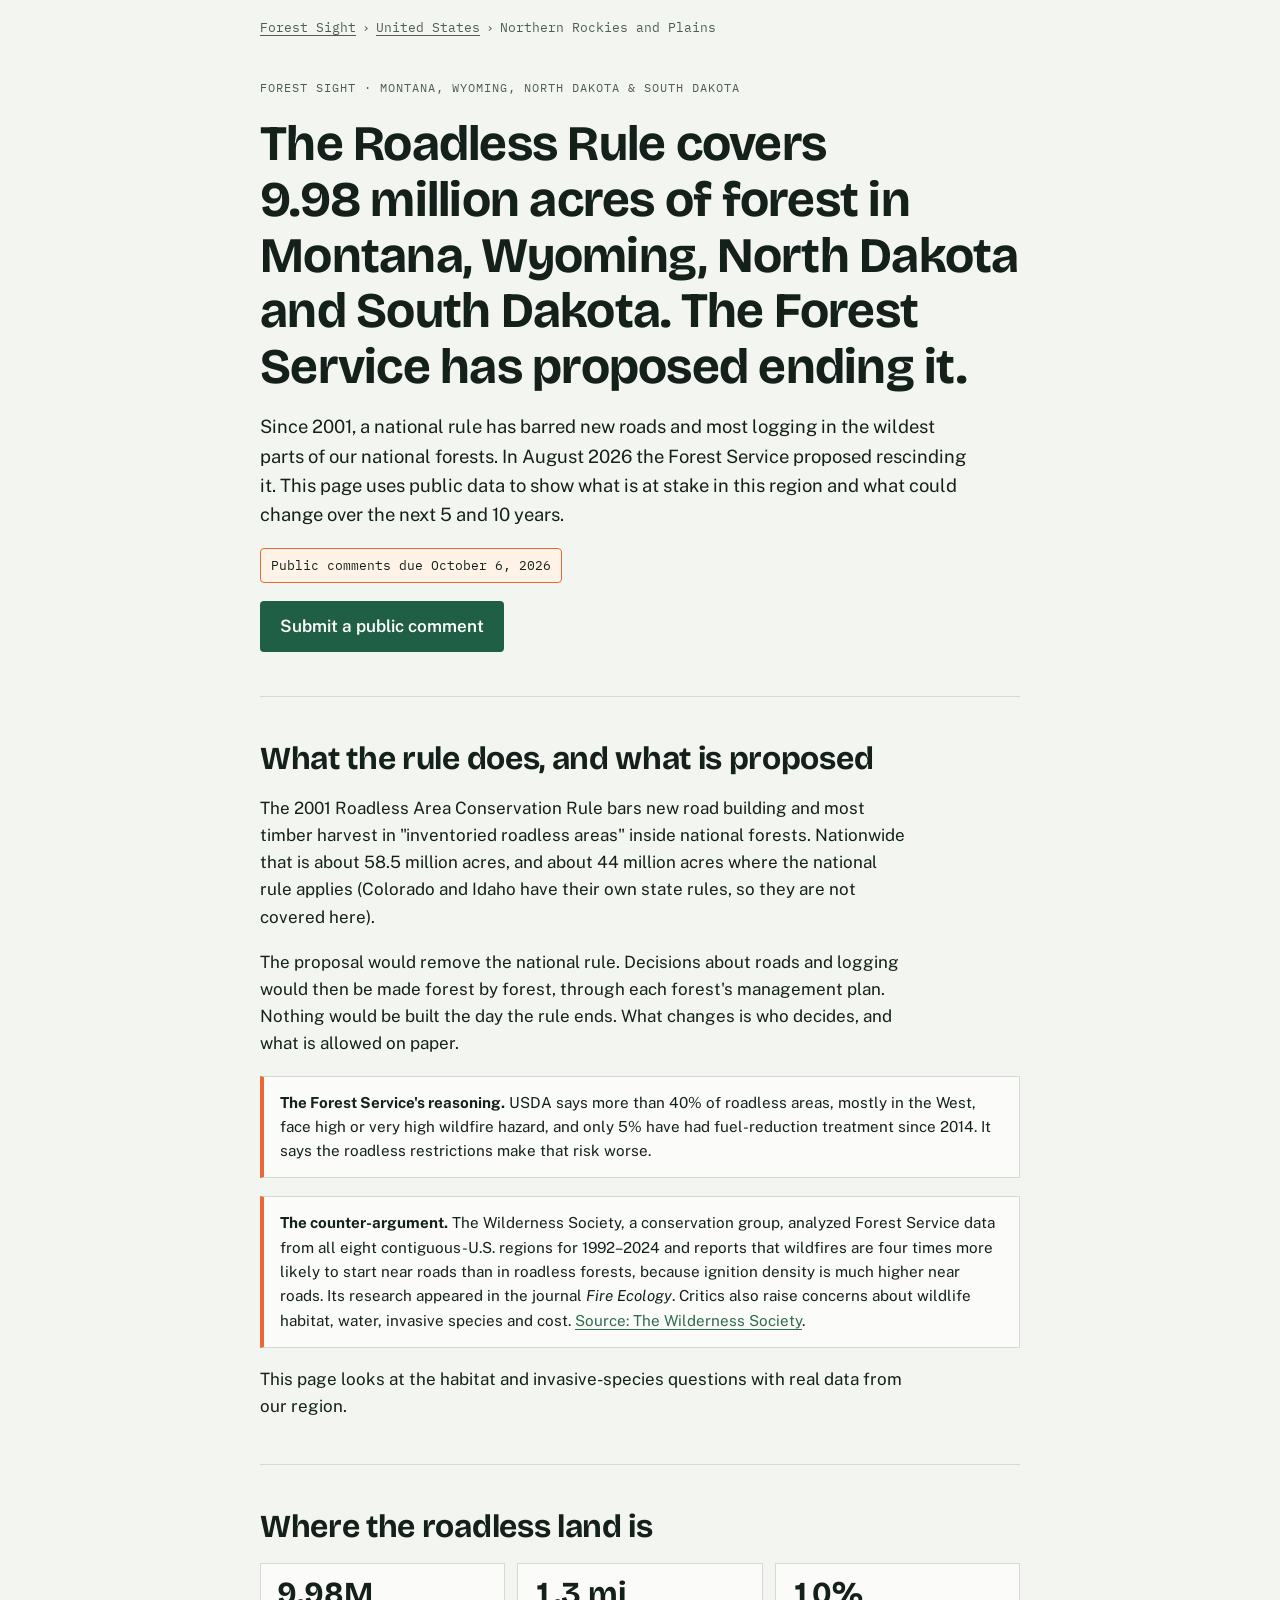
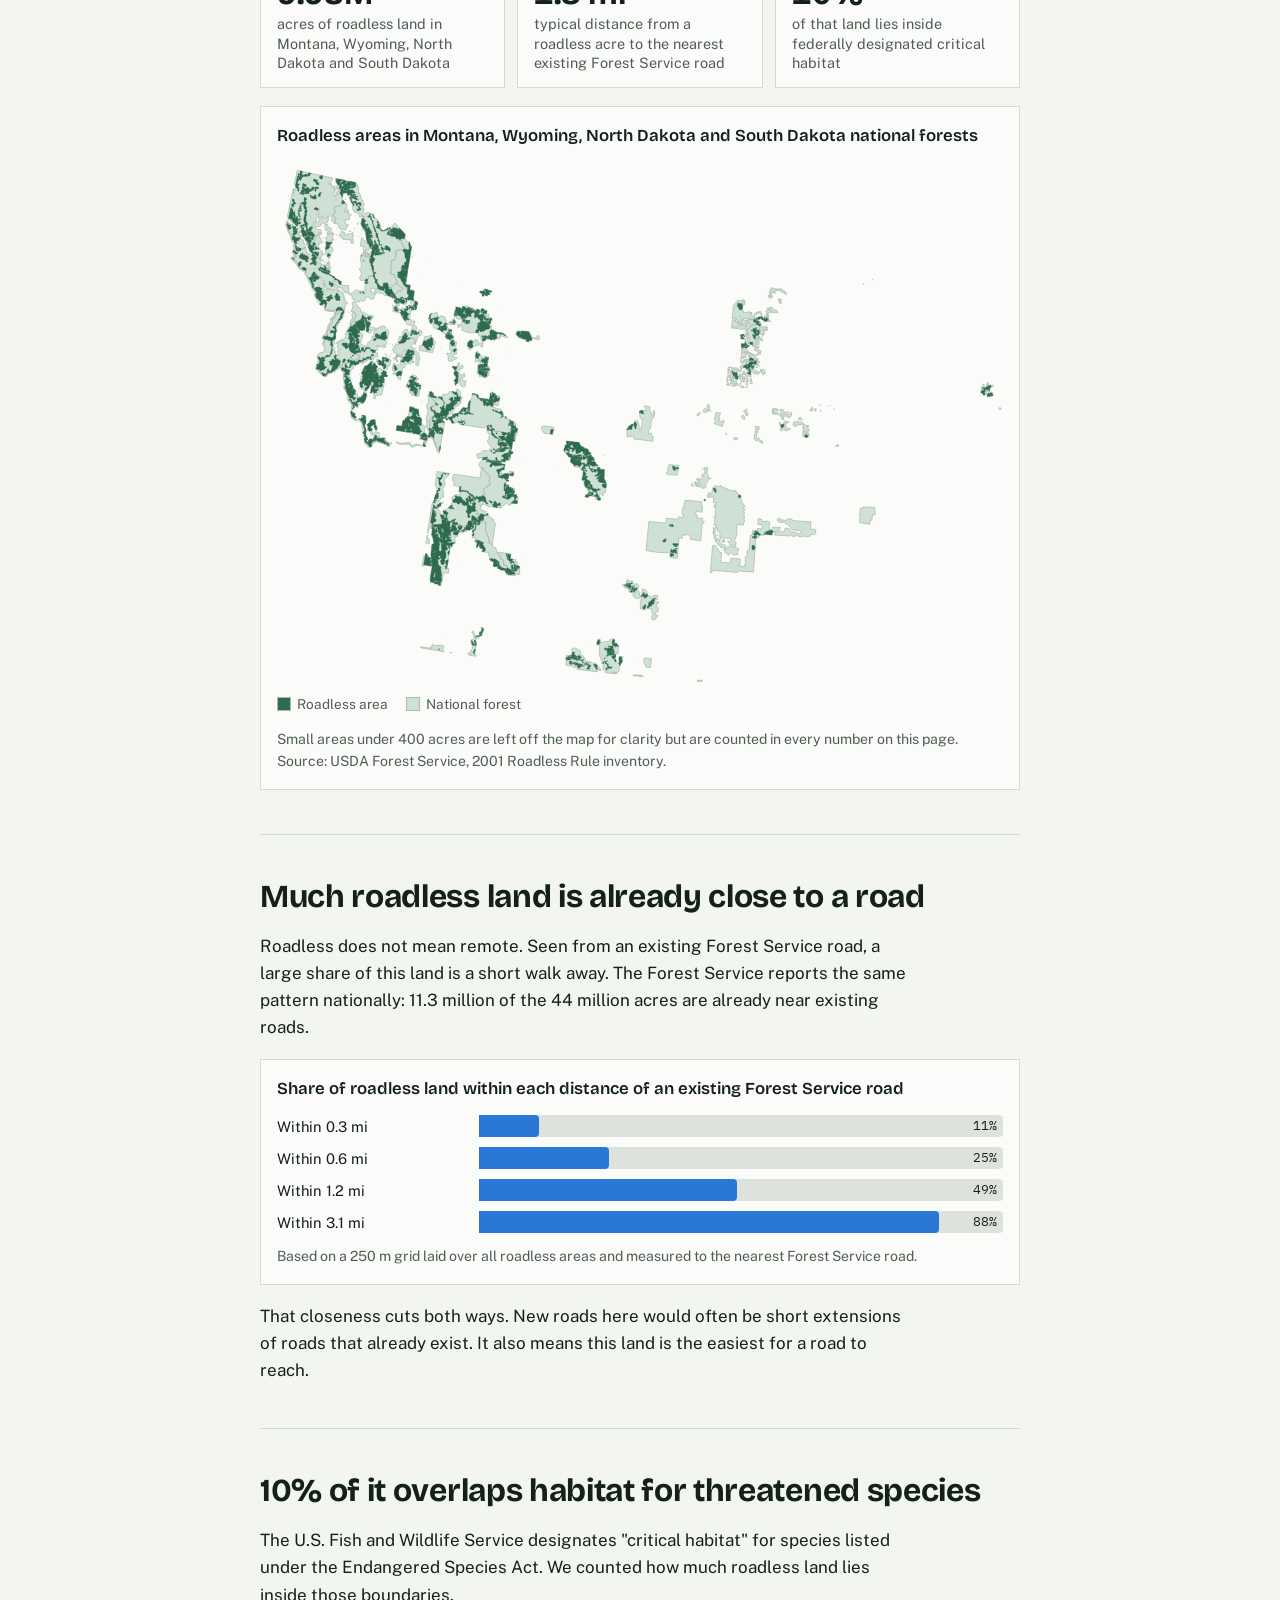
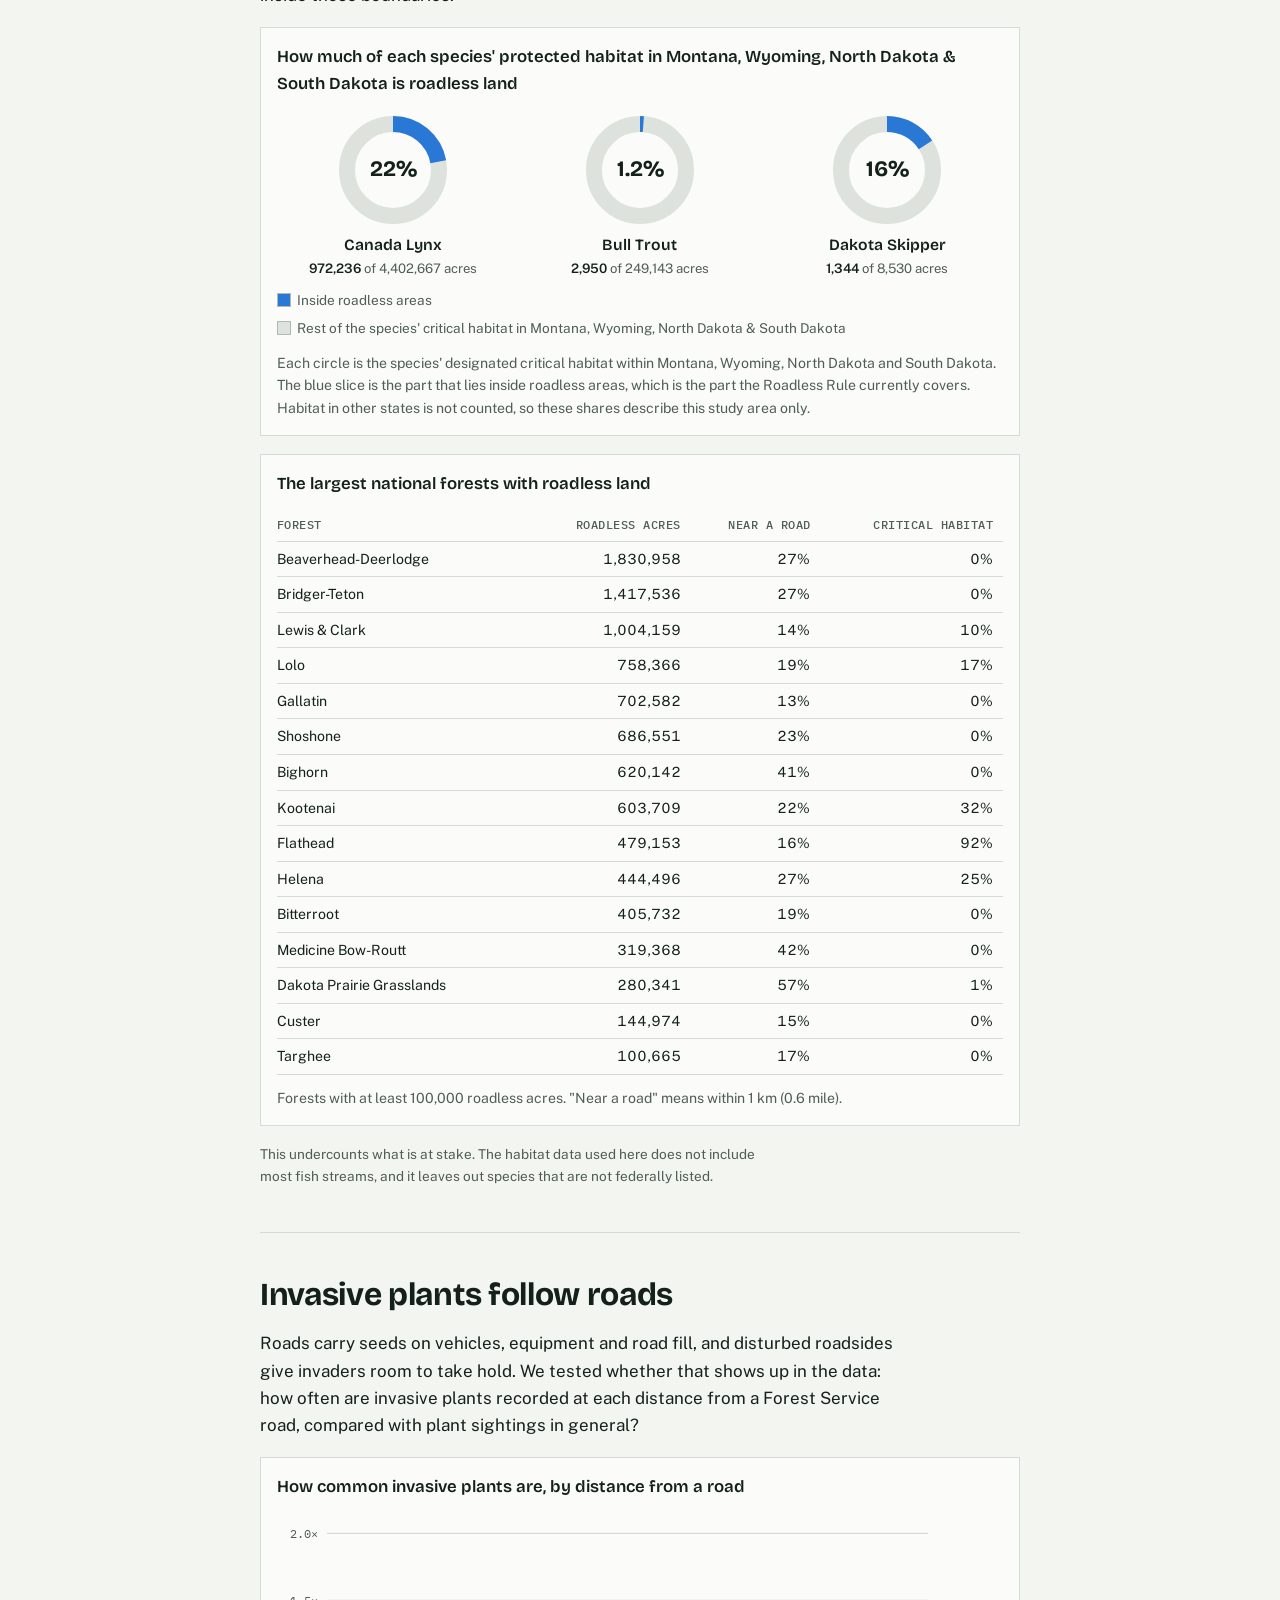
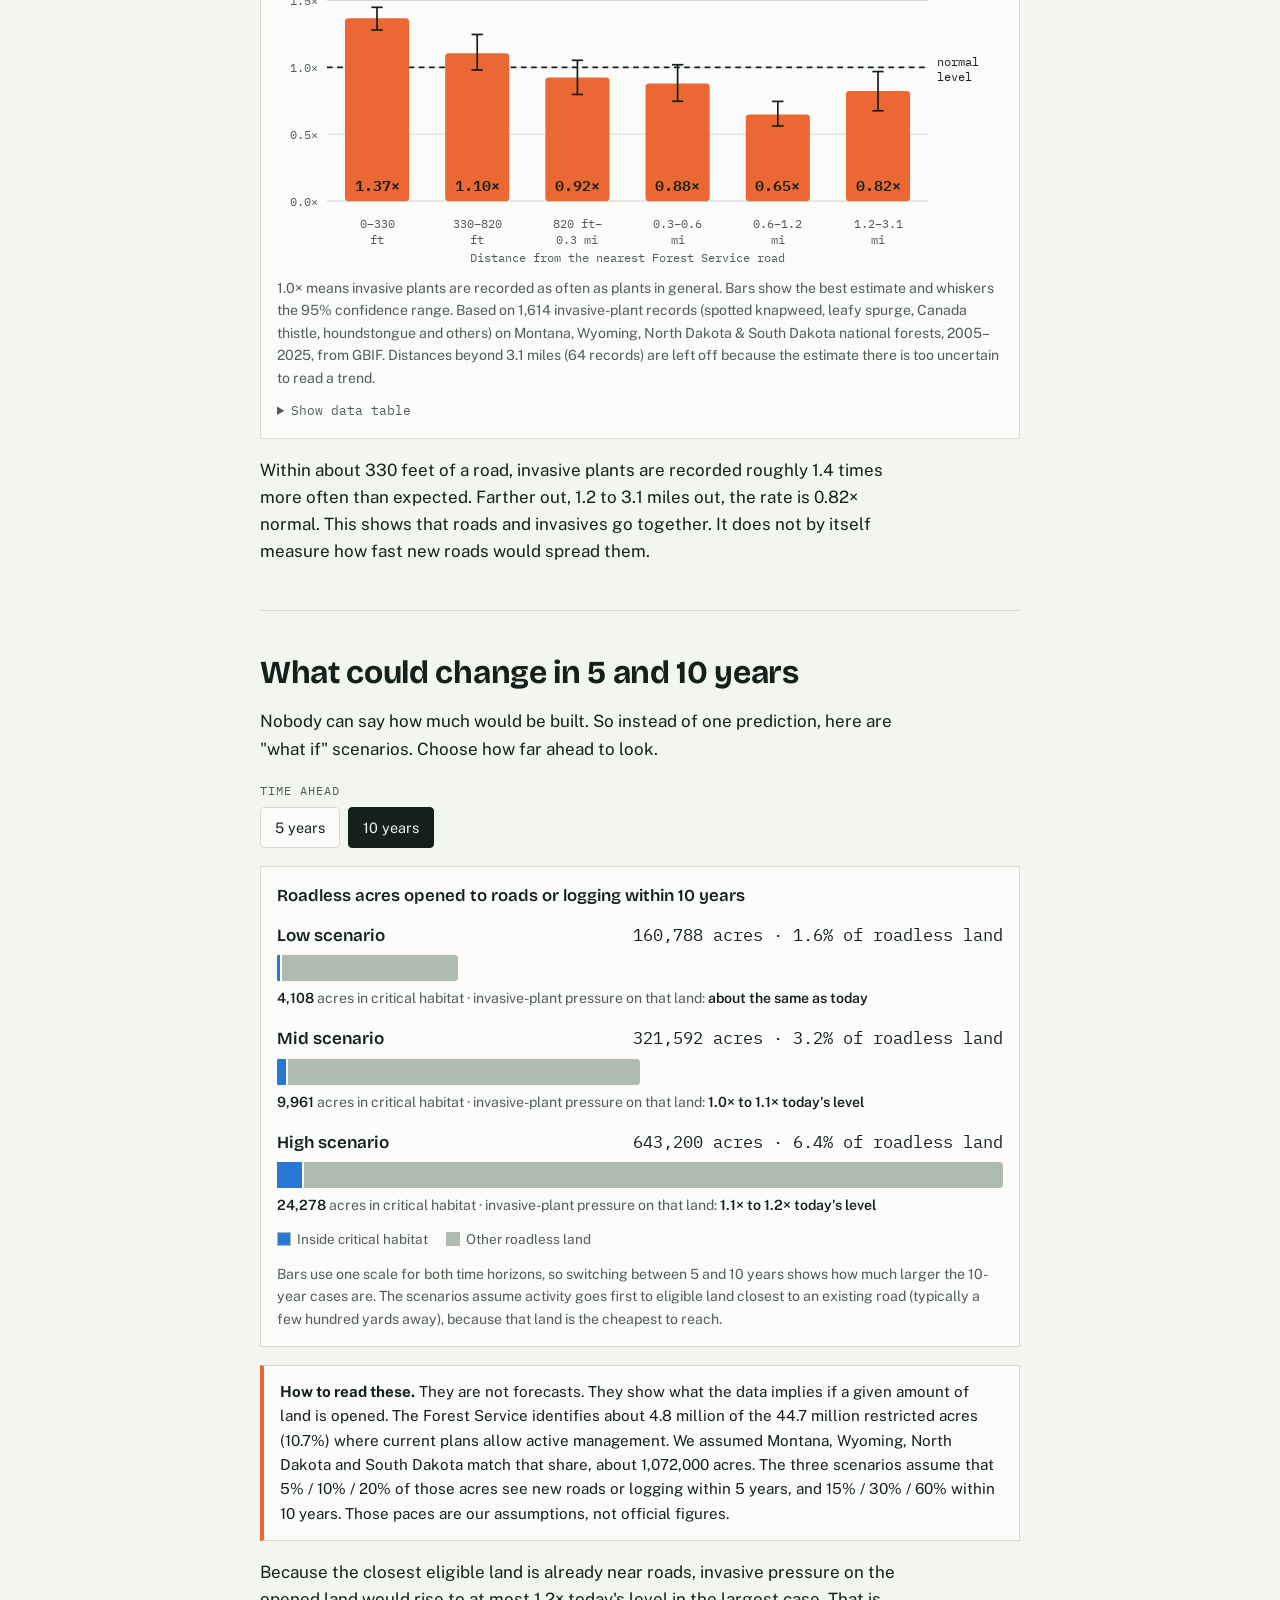
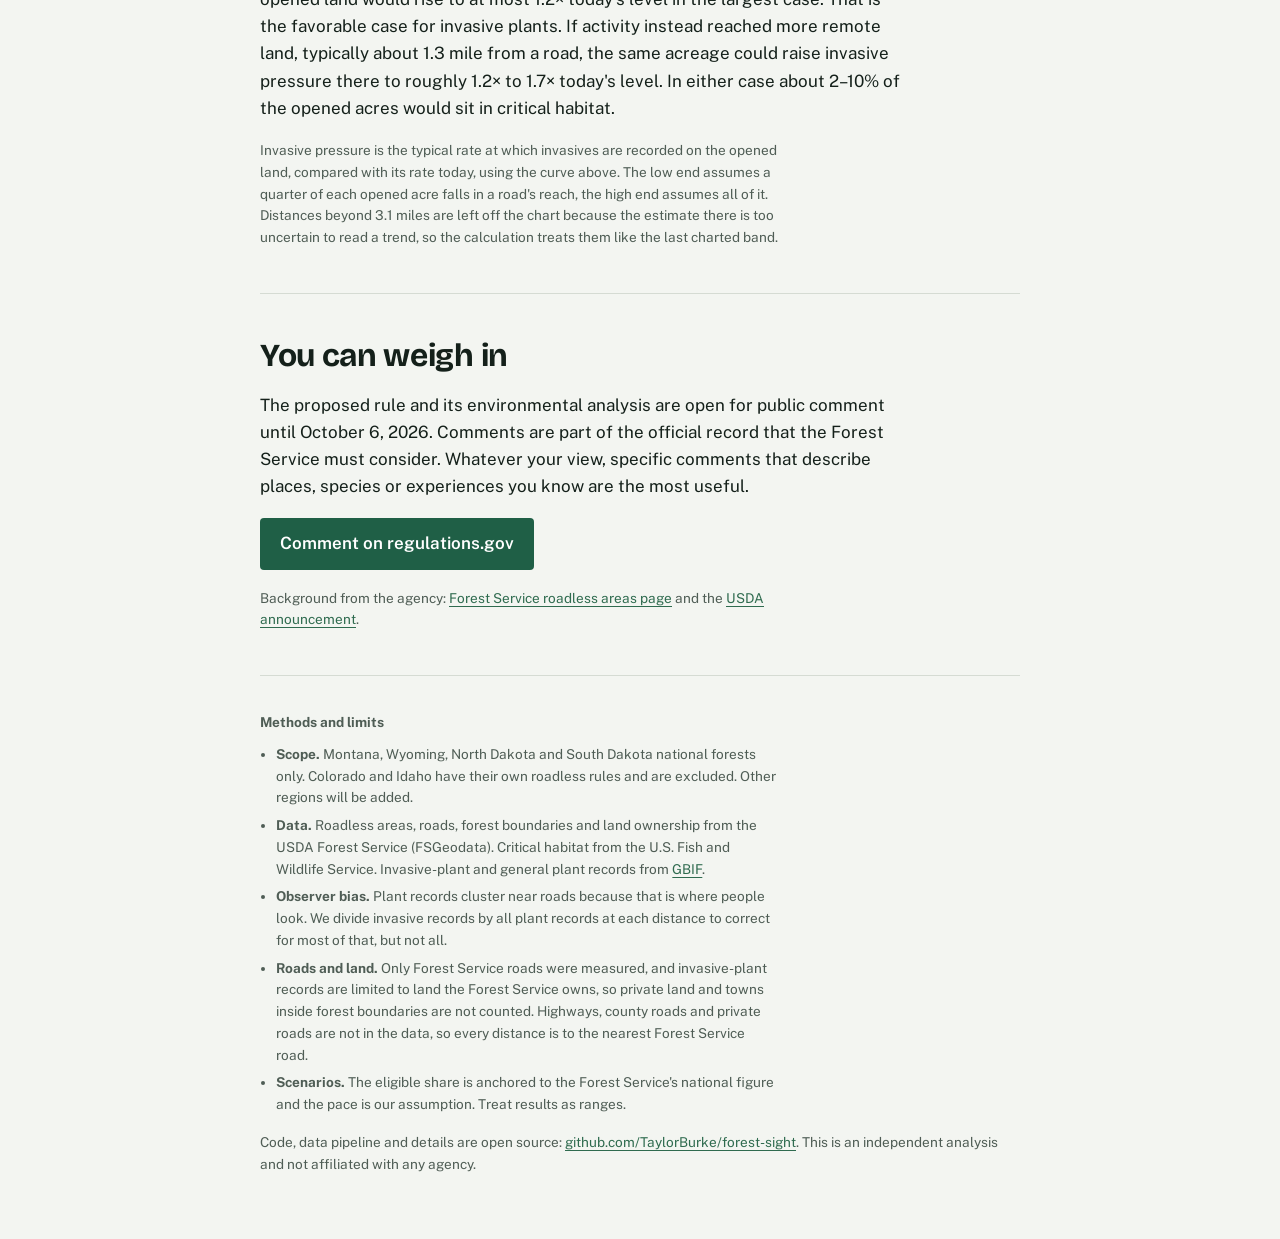
<file: docs/nr/index.html>
<!doctype html>
<html lang="en"><head>
<meta charset="utf-8"><meta name="viewport" content="width=device-width, initial-scale=1">
<title>Northern Rockies and Plains Roadless Report</title>
<meta name="description" content="What the proposed end of the Roadless Rule could mean for habitat and invasive plants in Montana, Wyoming, North Dakota & South Dakota national forests, with 5- and 10-year scenarios.">
<meta property="og:type" content="website"><meta property="og:title" content="Northern Rockies and Plains Roadless Report"><meta property="og:description" content="What the proposed end of the Roadless Rule could mean for habitat and invasive plants in Montana, Wyoming, North Dakota & South Dakota national forests, with 5- and 10-year scenarios.">
<meta property="og:url" content="https://taylorburke.github.io/forest-sight/nr/"><meta property="og:image" content="https://taylorburke.github.io/forest-sight/assets/share.png">
<meta name="twitter:card" content="summary_large_image">
<link rel="preconnect" href="https://fonts.googleapis.com">
<link rel="stylesheet" href="https://fonts.googleapis.com/css2?family=Bricolage+Grotesque:opsz,wght@12..96,500;12..96,700&family=Public+Sans:wght@400;500;600&family=IBM+Plex+Mono:wght@400;500&display=swap">
<link rel="stylesheet" href="../assets/style.css?v=92376312">
</head><body>
<main>
<nav class="crumbs"><a href="../index.html">Forest Sight</a> › <a href="../us/index.html">United States</a> › <span>Northern Rockies and Plains</span></nav>
<header>
  <div class="kicker">Forest Sight · Montana, Wyoming, North Dakota &amp; South Dakota</div>
  <h1>The Roadless Rule covers <span id="h-acres">3.98 million</span> acres of forest in Montana, Wyoming, North Dakota and South Dakota. The Forest Service has proposed ending it.</h1>
  <p class="lede">Since 2001, a national rule has barred new roads and most logging in the wildest parts of our national forests. In August 2026 the Forest Service proposed rescinding it. This page uses public data to show what is at stake in this region and what could change over the next 5 and 10 years.</p>
  <div class="deadline">Public comments due October 6, 2026</div>
  <a class="btn" href="https://www.regulations.gov/document/FS-2025-0001-223869" target="_blank" rel="noopener">Submit a public comment</a>
</header>

<section id="what">
  <h2>What the rule does, and what is proposed</h2>
  <p>The 2001 Roadless Area Conservation Rule bars new road building and most timber harvest in "inventoried roadless areas" inside national forests. Nationwide that is about 58.5 million acres, and about 44 million acres where the national rule applies (Colorado and Idaho have their own state rules, so they are not covered here).</p>
  <p>The proposal would remove the national rule. Decisions about roads and logging would then be made forest by forest, through each forest's management plan. Nothing would be built the day the rule ends. What changes is who decides, and what is allowed on paper.</p>
  <div class="note"><b>The Forest Service's reasoning.</b> USDA says more than 40% of roadless areas, mostly in the West, face high or very high wildfire hazard, and only 5% have had fuel-reduction treatment since 2014. It says the roadless restrictions make that risk worse.</div>
  <div class="note"><b>The counter-argument.</b> The Wilderness Society, a conservation group, analyzed Forest Service data from all eight contiguous-U.S. regions for 1992–2024 and reports that wildfires are four times more likely to start near roads than in roadless forests, because ignition density is much higher near roads. Its research appeared in the journal <i>Fire Ecology</i>. Critics also raise concerns about wildlife habitat, water, invasive species and cost. <a href="https://www.wilderness.org/articles/press-release/new-research-scrutinizes-trumps-forestry-plans" target="_blank" rel="noopener">Source: The Wilderness Society</a>.</div>
  <p>This page looks at the habitat and invasive-species questions with real data from our region.</p>
</section>

<section id="where">
  <h2>Where the roadless land is</h2>
  <div class="stats">
    <div class="stat"><b id="s-acres"></b><span>acres of roadless land in Montana, Wyoming, North Dakota and South Dakota</span></div>
    <div class="stat"><b id="s-road"></b><span>typical distance from a roadless acre to the nearest existing Forest Service road</span></div>
    <div class="stat"><b id="s-hab"></b><span>of that land lies inside federally designated critical habitat</span></div>
  </div>
  <figure>
    <div class="fig-title">Roadless areas in Montana, Wyoming, North Dakota and South Dakota national forests</div>
    <svg viewBox="0 0 760 545" role="img" aria-label="Map of roadless areas, shown in green, inside Montana, Wyoming, North Dakota and South Dakota national forests">
      <path class="map-forest" d="M106.1 193.8L103.4 193.7L104.9 194.4L105.7 196.8L105.4 198.5L103 198.1L102.5 200.5L105.9 201.2L105.2 204.9L101.6 205.5L100.7 208.3L96 207.9L90.1 212L86.7 211.4L82 214L79.5 213.6L80.1 217.1L77 219.8L75.9 225.8L77.4 227L76.8 230.4L78.3 231.5L77.8 234L79.4 235.2L79 236.8L80.7 237.1L80.7 240.4L82.4 239.9L81.1 242.2L84.6 244.6L84.6 247.1L87.8 247.7L88.2 245.2L89.9 245.5L90.7 241.3L92.4 241.2L92.2 242.4L93.9 242.7L94 246.9L90.1 254.1L87.6 253.7L85.6 255.1L84.3 257.6L85.1 258.2L83.4 258.1L83.7 256.5L81.2 256L79.2 260.4L79.9 254.9L77.4 252.5L78.1 251.2L75.6 249.9L75.6 246.6L71.2 237.3L72.1 233.8L70.6 232.5L71.4 231.5L70.7 229.7L72.2 226.1L69.4 225.5L71.4 221.1L67.7 219.2L67.2 215.5L69.7 210.8L70.9 210.3L72.1 212.4L78.3 208.1L82.7 208.5L85.6 207.2L86.7 204.2L81.7 201.5L80.9 197.2L76.3 196.2L79.1 192.3L77.4 186.3L81 183.6L80.1 181L84.4 178.8L88.7 179.9L88.4 181.5L90 181.8L87.5 190.8L88.9 192.8L93.9 193.7L95.5 189.7L99.4 187L99.6 184.3L100.7 184.6L101.9 178L103.7 177.5L104.2 175L106.5 175.4L106.8 173.7L108.5 174L109.6 172.5L113.8 173.3L113.5 175L116.6 177.2L117.1 179L113.9 192.1L111.1 193.3L111.7 194.3L110.6 195.9L109.7 194L107.7 193.6L107.7 194.5L105.9 193.3L106.1 193.8ZM102.8 210.9L102.7 213.4L105.1 214.7L104.6 218.8L105.8 219.1L106.6 216.7L108.4 216.6L109.7 218.9L114.5 220.6L114 223.5L115.5 224.3L115.2 225.9L111.9 225.3L111.5 227.4L113.1 228.6L109.9 244.1L108.8 245.6L105.6 244.2L105.3 245.9L102.8 245.4L103 248.9L101.4 248.6L101.5 243.4L97.4 242.5L98.3 241.8L99 236.1L97.3 235.8L93.9 240.3L92.6 240.4L90.6 239.7L91.2 236.4L89.4 236.9L88.9 239.4L88.1 239.2L88.5 236.8L86.9 236.4L87.3 233.9L86.5 233.8L88.3 224.7L89.1 224.8L89 220.5L91.8 214.9L94.8 214.6L98.2 210L102.8 210.9ZM127.8 202.9L126.2 203.9L127.2 203.4L127.1 204L127.7 204.3L126.1 203.9L125 205.2L124.1 203.9L125.1 204.3L124.9 203L125.5 203.3L127 202.3L125.4 202.7L124.5 201L122.2 200.6L121.5 197.8L120.3 197.6L122.7 195.5L122.2 193.7L123.9 194L124.3 191.5L127.7 191.9L127.9 190.4L126.3 190.1L128.3 183.6L131.4 183.6L132.3 186.1L131.6 188.2L133.2 189.3L135.8 186.3L137.9 186.8L140 185L143.4 185.6L145 188.6L143.7 191.1L144.8 191.7L142.3 191.2L140.1 194.3L143.3 195.7L144.3 199.3L146.8 199.7L148.6 201.7L148.4 204.1L149.5 205.1L147.9 214.4L145.3 213.9L145.5 202.9L143.8 202.6L142.3 206.5L142.4 210.9L139.9 210.5L139.5 213L137.2 211.7L137 212.6L134.5 212.2L133.8 216.3L132.1 216L130 225.1L129.1 225L129.3 229.3L126.9 228L124.8 223L122.6 223L122.4 224.2L121 222.7L123.2 219.7L120.6 219.2L121.9 211.7L125.1 213.2L123.6 214.6L125.6 214.9L127.1 213L129.3 213.7L128.9 211L129.9 210.2L129.2 208.7L130.7 209L130.3 208.3L132 207.9L132.2 206.9L130.8 206.4L131.5 206.2L130.3 206.1L132.5 205L135.1 198.5L133.4 198.2L131.1 203.2L128.7 203L128.4 203.8L127.8 202.9ZM152.9 297.8L154 291.7L148.9 291.3L150 289.8L149.8 286.3L124.8 281.9L125.7 276.9L130.7 277.8L132 271.6L133.8 271.5L134.6 269.1L137.6 267.1L139.3 257L148.1 260.1L148.1 265.3L151.5 270.6L150.8 274.8L151.4 276.2L153.6 276.6L155.1 279.6L154.2 282.3L155 285.4L156.9 286.6L157 290.9L155.7 292.9L154.7 292.6L154.6 297.6L152.9 297.8ZM146.3 225.2L145.8 227.9L148.4 227.5L147.7 229.1L146.5 228.9L145.9 232.2L148.4 232.6L148.2 234.2L150.6 234.7L148.6 246.4L141.1 245.1L141.4 243.5L138.9 243L138.9 237.9L134.9 236.3L137.8 229.9L139.6 229.4L139.4 225.7L141.2 225.3L141.5 223.7L146.3 225.2ZM97.1 299.5L96 296.6L91.8 293.2L91.3 290.5L92.5 288.9L89.9 284L91.8 282.4L89.9 273.8L85.9 270.2L88.4 270.3L88.2 266.8L89.2 266.1L92.5 266.7L93 268.5L93.3 272L91.4 277.7L93.3 281.5L92.9 288.3L94.4 289.4L94.8 292.1L96.5 292.4L96.8 290.7L100.9 291.5L103.2 283.3L107.6 284.9L105.8 288L107.5 288.3L107.2 290L113.1 290.2L112.8 291.9L114.5 292.1L115 294L117.5 294.4L116.9 297.7L113.9 295.4L112.6 296.2L104 292.2L98.9 295L98.9 298.7L97.1 299.5ZM166 255.2L160.6 258.3L161.5 261.3L164.5 262.8L165.3 265.3L159.4 271.3L160.5 274L159.5 281.7L157.7 281.9L157 278L155 277.7L156.5 277.1L157 273.7L156.2 273.6L157.3 272L155.8 270.9L158.2 261L156.3 257.2L156.7 254.7L158.1 254.1L159.1 248.1L157.9 247.1L158.5 243.8L160.1 243.4L159.3 245.4L160.3 247.3L165.9 252.5L166 255.2ZM97.8 166.1L97.9 170.4L96.5 173.6L103.3 174.8L103 176.5L100.4 176.9L98.2 179.9L95.5 180.3L95 178.5L93.3 178.2L93.9 174.8L92.6 172.8L91.6 177.9L90.7 178.5L87.4 177.1L91.2 171.6L91.2 166.6L99.3 162L101.1 162.3L99.7 165.5L97.8 166.1ZM118.2 213.7L116.1 215L115.5 218.3L111.4 217.5L110.4 214L105.4 213.1L103.8 207.6L106.5 207.3L107.8 209.2L110.4 209.2L110.4 205.4L117.6 206.6L118.2 208.4L119.4 208.6L118.2 213.7ZM103.2 273.8L102.8 276.3L105 278.4L104.4 281.8L102.7 281.4L103 279.8L101.5 278.7L102 276.1L98.3 277.2L97.9 279.7L99.5 280L99.6 284.4L101.3 284.6L100.8 287.1L98.4 286.7L97.3 283.1L95 281.8L95.7 277.6L94.1 277.3L94.4 275.6L97.3 273.6L97.6 271.9L100.4 270.7L102.9 271.1L102.4 273.6L103.2 273.8ZM153.8 192.9L156.8 196.6L156.3 199.5L148.8 198.4L149.6 193.4L153.8 192.9ZM78 261.2L79 263.4L81.9 263.9L81.3 267.2L82.9 267.6L82.2 271.3L77.7 266L76.8 261.4L78 261.2ZM129.6 205.1L129.9 203.5L131 203.9L130.6 204.8L129.6 205.1ZM143.4 210.2L142.9 211.8L142.3 211.7L142.4 210.9L143.4 210.2ZM113.4 194.6L112.4 195.2L112.6 194.5L113.4 194.6ZM112.6 194.5L111.9 193.5L112.7 193.7L112.6 194.5ZM113.4 201.5L114.1 202.5L113.5 202.4L113.4 201.5ZM114.8 203.5L115.5 204.5L114.6 204.3L114.8 203.5ZM142.6 210L143.1 209.5L143 210.1L142.6 210ZM113.6 193.8L114.3 194.6L113.4 194.6L113.6 193.8ZM128.6 204.5L127.6 204.1L127.7 203.6L128 203.8L128.6 204.5ZM113.6 193.8L113.2 193.3L113.6 193.4L113.6 193.8ZM126.3 210.1L126 209.8L125.3 209.3L126.2 209.6L126.3 210.1ZM99.5 184.2L99.6 183.6L99.8 183.7L99.5 184.2ZM130 205.3L129.3 205.6L129.5 205.2L130 205.3ZM122.7 207.5L122.4 207.9L122.5 206.9L122.7 207.5ZM130.3 208.7L129.7 208.8L129.8 208.5L130.3 208.7ZM118.9 204.2L118 204.3L118.1 204.1L118.9 204.2ZM145.3 196.7L144.8 196.6L145.3 196.4L145.3 196.7ZM85.9 238.2L85.8 238.8L85.7 238.2L85.9 238.2ZM116 191.2L116.1 191.7L115.7 191.4L116 191.2ZM125.8 209.9L125.2 209.9L125.1 209.7L125.8 209.9ZM145.1 196L145.5 196.1L145.3 196.3L145.1 196ZM107.5 195.2L107.3 195.3L107.4 194.6L107.5 195.2ZM86.1 223.1L86 223.5L86 223.1L86.1 223.1ZM129.2 210L128.9 209.9L129.5 209.8L129.2 210ZM125.4 202.9L125 202.8L125.4 202.7L125.4 202.9ZM151.4 252.9L151.4 253.1L151 252.8L151.4 252.9ZM126 210.3L126.4 210.6L126 210.5L126 210.3ZM124.8 205.7L124.2 205.9L124.3 205.7L124.8 205.7ZM120.9 192.5L121.1 192.6L120.7 192.5L120.9 192.5ZM122.5 205.8L122.1 205.9L122.1 205.7L122.5 205.8ZM129 204.2L128.8 204.2L128.4 204L129 204.2ZM119.7 199.8L119.5 200.1L119.4 199.9L119.7 199.8ZM124.5 205.4L124.5 205.5L124.2 205.2L124.5 205.4ZM123.3 206.4L122.9 206.5L123.1 206.3L123.3 206.4ZM121.2 192.2L120.9 192.2L120.8 192.1L121.2 192.2ZM118.3 191.4L118.1 191.6L118.1 191.4L118.3 191.4ZM120.2 202L120 202.1L120 201.9L120.2 202ZM123.2 209.1L123 209.3L123 209.1L123.2 209.1ZM124.8 207.8L124.8 207.9L124.3 207.8L124.8 207.8ZM110.5 285.4L110.5 285.6L110.3 285.6L110.5 285.4ZM131.9 207.1L131.7 207.2L131.2 207L131.9 207.1ZM126.6 209.4L126.6 209.6L126.4 209.4L126.6 209.4ZM125.8 209.4L125.4 209.3L125.8 209.1L125.8 209.4ZM134.8 198.7L134.5 198.6L134.5 198.5L134.8 198.7ZM126.4 204.9L126.2 205L126.2 204.9L126.4 204.9ZM125 205.6L124.6 205.6L124.6 205.5L125 205.6ZM131.1 203.6L130.9 203.6L130.9 203.5L131.1 203.6ZM125.2 205.8L124.9 205.8L124.7 205.8L125.2 205.8ZM126.4 209.5L126 209.5L125.9 209.5L126.4 209.5ZM121.4 206.9L121.2 207L121.3 206.8L121.4 206.9ZM132 204.4L131.7 204.5L131.8 204.4L132 204.4ZM110.8 197.6L110.7 197.8L110.7 197.5L110.8 197.6ZM152.3 250.5L152.2 250.7L152.1 250.5L152.3 250.5ZM127.6 203.7L127.6 203.4L127.7 203.4L127.6 203.7ZM125.5 205.8L125.3 205.8L125.3 205.7L125.5 205.8ZM126.2 204.2L126.2 204.3L126 204.3L126.2 204.2ZM122 205.9L121.9 206L121.9 205.9L122 205.9ZM124.5 207.9L124.3 207.9L124.3 207.8L124.5 207.9ZM125.2 207.6L125 207.7L125.1 207.6L125.2 207.6ZM124.3 207.6L124.5 207.5L124.5 207.6L124.3 207.6ZM122.2 206.5L122.1 206.6L121.9 206.6L122.2 206.5ZM125.4 205.2L125.2 205.3L125.2 205.2L125.4 205.2ZM124.6 208.3L124.3 208.2L124.5 208.2L124.6 208.3ZM143.7 218.4L143.6 218.5L143.5 218.4L143.7 218.4ZM129.5 204.9L129.3 204.8L129.3 204.8L129.5 204.9ZM129.2 210.5L129 210.7L129.1 210.5L129.2 210.5ZM127.4 204.8L127.3 204.7L127.3 204.6L127.4 204.8ZM124.6 207.3L124.3 207.2L124.3 207.2L124.6 207.3ZM131.1 203.3L130.9 203.4L130.8 203.3L131.1 203.3ZM125.9 208.2L125.6 208.1L125.6 208L125.9 208.2ZM124.9 207.3L124.8 207.4L124.7 207.3L124.9 207.3ZM130.5 207.4L130.3 207.3L130.3 207.3L130.5 207.4ZM124.2 191.4L124.1 191.4L124 191.3L124.2 191.4ZM126.3 210.1L126.2 210.2L126.1 210.1L126.3 210.1ZM125.6 213L125.4 213L125.4 213L125.6 213ZM123.8 207L123.7 207.1L123.7 207L123.8 207ZM99.1 184L99.4 184L99.4 184L99.1 184ZM126.4 209.3L126.4 209.3L126.4 209.1L126.4 209.3ZM127.6 204.7L127.5 204.6L127.5 204.5L127.6 204.7ZM131.2 207L130.9 207.1L130.9 207.1L131.2 207ZM124.3 206.5L124.2 206.5L124.1 206.4L124.3 206.5ZM125.4 209.7L125.3 209.6L125.3 209.5L125.4 209.7ZM129.9 208.2L129.6 208.2L129.6 208.2L129.9 208.2ZM130.8 207.9L130.6 207.9L130.7 207.9L130.8 207.9ZM120.2 202.4L120 202.4L120.2 202.3L120.2 202.4ZM131 206.6L130.8 206.6L130.8 206.6L131 206.6ZM126.6 204.9L126.5 204.9L126.4 204.8L126.6 204.9ZM106.2 194L106.1 194.1L106.1 194L106.2 194ZM125.2 208L125.1 208L125 207.9L125.2 208ZM124.6 205.2L124.4 205.2L124.4 205.1L124.6 205.2ZM126.2 205.4L126.1 205.4L126.1 205.4L126.2 205.4ZM124.7 208L124.7 208.1L124.6 208L124.7 208ZM130.1 205.3L130 205.3L130 205.2L130.1 205.3ZM124.7 207.5L124.5 207.5L124.7 207.5L124.7 207.5ZM130.3 203.3L130.5 203.4L130.2 203.4L130.3 203.3ZM127.4 204.6L127.4 204.7L127.3 204.6L127.4 204.6ZM124.4 208.1L124.4 208.1L124.3 208.1L124.4 208.1ZM127.5 204.5L127.4 204.5L127.3 204.5L127.5 204.5ZM125.4 209.1L125.4 209.2L125.4 209.1L125.4 209.1ZM125.8 208.3L125.7 208.3L125.7 208.3L125.8 208.3ZM130.3 205.9L130.2 205.9L130.2 205.8L130.3 205.9ZM124.5 206.3L124.5 206.4L124.4 206.3L124.5 206.3ZM130.8 206.8L130.8 206.8L130.8 206.7L130.8 206.8ZM126.5 209.6L126.6 209.7L126.4 209.6L126.5 209.6ZM124 207.3L124 207.3L123.9 207.2L124 207.3ZM99.5 184.2L99.5 184.2L99.6 184.3L99.5 184.2ZM124.1 207.2L124 207.1L124 207.1L124.1 207.2ZM122.6 206.5L122.6 206.5L122.7 206.3L122.6 206.5ZM126.8 204.5L126.7 204.5L126.6 204.4L126.8 204.5ZM125.3 206.1L125.2 206L125.2 206L125.3 206.1ZM128.9 204.5L128.7 204.4L128.7 204.4L128.9 204.5ZM126.2 209.3L126.1 209.3L126.1 209.2L126.2 209.3ZM130.5 205.9L130.4 205.9L130.4 205.9L130.5 205.9ZM142.6 218L142.5 218L142.5 218L142.6 218ZM107.9 195.4L107.9 195.4L108 195.2L107.9 195.4ZM124.1 206.8L124.2 206.8L124.2 206.8L124.1 206.8ZM126 205L126 205.1L126 205L126 205ZM125.3 213.3L125.2 213.4L125.2 213.3L125.3 213.3ZM131 206.5L131 206.5L130.8 206.5L131 206.5ZM125.5 205.4L125.4 205.4L125.4 205.4L125.5 205.4ZM127.9 204.9L127.8 204.9L127.7 204.9L127.9 204.9ZM145.5 196.5L145.5 196.5L145.4 196.5L145.5 196.5ZM130.6 203.4L130.5 203.4L130.5 203.4L130.6 203.4ZM130.7 208.1L130.6 208.1L130.6 208.1L130.7 208.1ZM107 194.3L107 194.3L106.4 194.2L107 194.3ZM126 205.5L126 205.5L126 205.4L126 205.5ZM128.3 204.1L128.3 204.2L128.3 204.1L128.3 204.1ZM129.6 208.4L129.6 208.4L129.6 208.4L129.6 208.4ZM106.1 193.8L106.1 193.9L106.1 193.8L106.1 193.8ZM130.7 207L130.6 207L130.6 207L130.7 207ZM124.2 206.9L124.2 207L124.2 206.9L124.2 206.9ZM129.2 208.9L129.1 208.9L129.1 208.9L129.2 208.9ZM100 183.7L100 183.7L100 183.7L100 183.7ZM128.5 203.9L128.5 203.9L128.5 203.9L128.5 203.9ZM124.5 206.9L124.4 207L124.4 206.9L124.5 206.9ZM125.3 213L125.2 212.9L125.2 212.9L125.3 213ZM126.4 205.4L126.3 205.4L126.3 205.4L126.4 205.4ZM129.2 205.2L129.1 205.2L129.1 205.2L129.2 205.2ZM129.4 208.3L129.4 208.3L129.4 208.2L129.4 208.3ZM85.9 223.2L85.8 223.2L85.9 223.1L85.9 223.2ZM126.4 205.1L126.3 205.1L126.4 205L126.4 205.1ZM124.9 208L124.9 208L124.9 208L124.9 208ZM129.3 210.2L129.3 210.2L129.3 210.2L129.3 210.2ZM125.1 205.6L125.1 205.6L125.1 205.6L125.1 205.6ZM129.2 204.5L129.2 204.6L129.1 204.5L129.2 204.5ZM128.2 204.6L128.2 204.6L128.2 204.6L128.2 204.6ZM126.2 205.3L126.2 205.3L126.2 205.2L126.2 205.3ZM126.2 205.3L126.2 205.3L126.3 205.3L126.2 205.3ZM123.9 207.6L123.9 207.7L123.9 207.6L123.9 207.6ZM130.8 206.9L130.8 206.9L130.8 206.8L130.8 206.9ZM127.4 204.8L127.4 204.9L127.4 204.8L127.4 204.8ZM126 210L126 210L126 210L126 210ZM124.7 205.8L124.6 205.8L124.6 205.8L124.7 205.8ZM131.2 207.8L131.2 207.8L131.1 207.8L131.2 207.8ZM129.1 204L129.1 204L129.1 204L129.1 204ZM126.6 204.6L126.6 204.8L126.6 204.7L126.6 204.6ZM129.4 208.2L129.4 208.2L129.6 208.2L129.4 208.2ZM114.3 252.2L114.3 252.2L114.2 252.2L114.3 252.2ZM123.9 206.7L124 206.7L123.9 206.7L123.9 206.7ZM129.3 205.6L129.3 205.6L129.3 205.6L129.3 205.6ZM126.3 205.3L126.3 205.3L126.3 205.3L126.3 205.3ZM124.3 206.2L124.2 206.2L124.2 206.2L124.3 206.2ZM126 205.3L125.9 205.3L125.9 205.3L126 205.3ZM125.9 209.8L125.8 209.8L126 209.8L125.9 209.8ZM130.4 208.1L130.4 208.2L130.3 208.1L130.4 208.1ZM125.5 209.1L125.5 209.2L125.5 209.1L125.5 209.1ZM131 203.8L131 203.8L131 203.8L131 203.8ZM125.3 206.2L125.5 206.1L125.4 206.1L125.3 206.2ZM125.7 205.3L125.7 205.3L125.7 205.3L125.7 205.3ZM145.3 196.3L145.3 196.4L145.3 196.4L145.3 196.3ZM129.2 203.9L129.2 203.9L129.2 203.9L129.2 203.9ZM152.8 250.7L152.8 250.7L152.8 250.7L152.8 250.7ZM124.4 206.5L124.4 206.6L124.4 206.5L124.4 206.5ZM99.8 184.2L99.8 184.2L99.8 184.2L99.8 184.2ZM130.3 208.2L130.3 208.3L130.3 208.2L130.3 208.2ZM130.5 208.2L130.5 208.2L130.5 208.2L130.5 208.2ZM125.7 209.7L125.6 209.7L125.6 209.7L125.7 209.7ZM125.4 205.2L125.3 205.2L125.4 205.2L125.4 205.2ZM125.6 205.3L125.5 205.3L125.6 205.3L125.6 205.3ZM130.3 207.7L130.4 207.7L130.4 207.7L130.3 207.7ZM124.6 206.2L124.5 206.2L124.5 206.2L124.6 206.2ZM129.1 204.6L129.1 204.6L129.1 204.6L129.1 204.6ZM124.7 207.7L124.7 207.7L124.7 207.7L124.7 207.7ZM124.9 207.6L124.8 207.6L124.8 207.6L124.9 207.6ZM129.3 205.3L129.3 205.3L129.3 205.3L129.3 205.3ZM124.9 208.1L124.9 208.1L124.9 208.1L124.9 208.1ZM124.4 206.5L124.4 206.6L124.4 206.6L124.4 206.5ZM129.4 208.7L129.3 208.7L129.3 208.7L129.4 208.7ZM129.3 210.1L129.2 210.1L129.3 210.1L129.3 210.1ZM124 207.7L124 207.7L124 207.7L124 207.7ZM130.5 206.9L130.5 206.9L130.5 206.9L130.5 206.9ZM124.2 206.7L124.2 206.7L124.2 206.7L124.2 206.7ZM131 203.8L131 203.9L131 203.8L131 203.8ZM124.2 206.7L124.2 206.7L124.2 206.7L124.2 206.7ZM124.8 207.5L124.8 207.5L124.8 207.5L124.8 207.5ZM129 205.2L129 205.2L129 205.1L129 205.2ZM130.8 206.7L130.8 206.7L130.8 206.7L130.8 206.7ZM129.1 210.2L129.1 210.2L129.1 210.2L129.1 210.2ZM125 207.8L124.9 207.8L125 207.8L125 207.8ZM125.6 205.5L125.8 205.4L125.6 205.5L125.6 205.5ZM125.5 210L125.5 210L125.5 210L125.5 210ZM128.9 210.1L128.9 210.1L128.9 210.1L128.9 210.1ZM130.2 206L130.2 206L130.2 206L130.2 206ZM130.2 203.4L130.3 203.5L130.2 203.4L130.2 203.4ZM130.6 203.2L130.6 203.2L130.6 203.2L130.6 203.2ZM126.5 204.6L126.5 204.6L126.5 204.5L126.5 204.6ZM124.7 205.9L124.7 205.9L124.7 205.9L124.7 205.9ZM128.2 204.9L128.2 204.9L128.2 204.9L128.2 204.9ZM129.2 205.4L129.2 205.5L129.2 205.4L129.2 205.4ZM129.5 203.9L129.5 203.9L129.5 203.9L129.5 203.9ZM127.3 204.3L127.3 204.3L127.3 204.3L127.3 204.3ZM48.6 193.1L49.3 191.8L48.2 190.7L50.7 187.7L48.6 184.4L49.3 183.3L52.2 183.7L52.2 178L54.1 177.3L55.5 171.4L58.2 169L57.5 165.2L59.8 165L60.3 162.6L63.5 160.3L66.4 155.7L68.8 156.3L70.7 155L69.7 162.5L61.6 174.5L62.8 177.3L61.1 181.3L61.6 185.6L59.4 189.1L61 190.3L59.2 192.9L59.1 195.5L60.9 196.5L60 197.8L61.5 200L60.7 200.8L62.8 203.4L65.1 203.4L64.8 200.6L63.2 200L63.5 198.4L66.3 197.1L63.9 196.3L62.8 194L64 191.4L62.5 191.2L62.5 190.1L63.8 189L65.1 190.1L64.7 187.9L65.8 188.7L67.7 187.9L68.4 188.7L71.8 184.2L73.2 176.7L74.1 176.9L74.6 174.4L76.2 174.7L77.1 169.7L77.1 166.3L79 165.7L79.4 159L78.1 157L82.2 159.4L82.1 164.3L78.3 169.3L78.3 173.9L80.7 177.7L79.7 182.2L81 183.6L77.4 186.3L79.1 192.3L76.3 196.2L80.9 197.2L81.7 201.5L86.7 203.9L85.6 207.2L81.2 208.8L78.3 208.1L72.1 212.4L70.9 210.3L69.7 210.8L68.4 214.7L64.1 214.1L63.6 216.6L60.1 219.6L55.2 221.9L53.1 220.9L51.5 224.2L48.8 225.2L45.5 221.5L44.9 218.3L41.1 217.7L40.5 215.2L43.1 209L41.7 204.3L44.8 200.8L49.3 200L49.8 196.1L48.6 193.1ZM68.5 187.8L67.8 186.8L68.5 187L68.5 187.8ZM66.3 188L66.8 187.7L66.7 188.1L66.3 188ZM70.8 181.4L70.9 182.1L70.6 181.6L70.8 181.4ZM62.6 174.9L62.4 174.6L62.8 174.7L62.6 174.9ZM64.1 201.1L64 201.5L63.8 201.4L64.1 201.1ZM77.3 160.1L77.7 160.2L77.2 160.3L77.3 160.1ZM71.6 162.9L71.5 163.1L71.4 162.8L71.6 162.9ZM70.5 158.2L70.5 158.4L70.3 158.1L70.5 158.2ZM75.5 173.5L75.5 173.7L75.3 173.5L75.5 173.5ZM68.2 186L68.2 186.2L68 186L68.2 186ZM77.3 157.7L77.3 158L77.1 157.9L77.3 157.7ZM76.1 171.2L76.1 171.5L75.9 171.2L76.1 171.2ZM76.3 169.6L76.2 169.8L76 169.5L76.3 169.6ZM71 158L71 158.2L70.8 158L71 158ZM66.3 188.3L66.1 188.2L66.3 188L66.3 188.3ZM73.5 170.7L73.4 171L73.2 170.7L73.5 170.7ZM68.6 169.4L68.5 169.6L68.3 169.6L68.6 169.4ZM75.5 158.3L75.4 158.5L75.3 158.2L75.5 158.3ZM69.3 187.1L69.3 187.3L69.1 187.3L69.3 187.1ZM74.2 158L74.2 158.2L74 158.2L74.2 158ZM62.8 201.9L62.8 202.1L62.6 201.9L62.8 201.9ZM76.7 170.5L76.7 170.7L76.5 170.5L76.7 170.5ZM64.4 202.8L64.3 203L64.2 202.8L64.4 202.8ZM63.6 202.3L63.6 202.5L63.4 202.2L63.6 202.3ZM67.9 184.3L67.9 184.5L67.7 184.2L67.9 184.3ZM71.7 180.1L71.7 180.3L71.5 180.2L71.7 180.1ZM78.2 162L78 162.1L78 161.9L78.2 162ZM77.7 162.6L77.7 162.7L77.6 162.6L77.7 162.6ZM61.3 194L61.2 194L61.3 193.9L61.3 194ZM70.1 166.8L70 166.8L70 166.8L70.1 166.8ZM62.3 190.8L62.3 190.9L62.2 190.7L62.3 190.8ZM62.9 172.8L63 172.8L62.9 172.8L62.9 172.8ZM73.6 161.3L73.6 161.3L73.6 161.3L73.6 161.3ZM63 172.6L63 172.6L63 172.5L63 172.6ZM66 169.3L65.9 169.3L65.9 169.3L66 169.3ZM65.9 169.5L65.9 169.5L65.9 169.5L65.9 169.5ZM15.3 101.8L22.1 107.6L22.4 110.7L30.1 114.8L30.1 118.9L35.2 125L37.1 130.6L35.6 130.7L28.5 115.9L23.4 113.1L19.9 107.4L15.5 103.5L15.3 101.8ZM9.1 66L13.9 76.1L16.1 78.1L16.1 82.3L17.4 82.5L19.6 86.7L18.5 88.9L19.7 92.7L16.5 94.7L18.6 96.1L18.5 98.9L20.6 99.6L19.7 100.8L15.9 100.7L17.9 98.7L16.3 96L16.7 92.9L18 90.9L17 88.9L17.7 86.8L14.5 82.6L14.6 79.4L11.4 73.8L9.1 66ZM11.4 63.1L11 64.6L9.5 64.6L9.9 62.7L11.4 63.1ZM12.1 60L10.9 57.8L13.2 47.1L13.3 49.7L16.1 52.4L14.2 53.3L14.2 58.9L12.1 60ZM18.1 31.5L16.9 34.2L15.7 35.4L17.1 29L18.1 31.5ZM25.6 10.8L25 14.3L23 14.2L21.4 16.2L20.7 23.2L19.5 24.8L18.1 24.4L21.2 9.9L25.6 10.8ZM17.8 29.3L17.6 30L17.2 29.1L17.8 29.3ZM10.7 59.9L11 60.4L10.6 60.3L10.7 59.9ZM18.2 31.1L18.1 31.3L18 31L18.2 31.1ZM11.8 60.6L11.6 60.7L11.6 60.5L11.8 60.6ZM11.6 61.6L11.7 61.5L11.7 61.6L11.6 61.6ZM11.7 61.7L11.7 61.8L11.6 61.8L11.7 61.7ZM90.3 97L90.9 93L90 91.8L91.6 90L87.2 89.1L88.4 80.3L89.6 80.6L90.4 83.3L93.7 83.9L93.9 83.1L92.8 75.1L91.2 72.3L89.1 71.9L89.5 69.5L87.9 65.7L88.8 60.8L90.7 60L89.3 58.5L91.1 59.1L92.1 58.2L89.1 58.3L89.2 56.6L88.1 55.7L88.5 58.1L86.4 58.8L86.6 54.4L83.9 54.9L83 52.8L80 52.2L78.7 47.7L79.8 46.7L75.9 40.3L76.1 37L73.8 36.5L72.9 32.4L70.7 31.4L72.6 29.9L72.7 24.2L74.3 22.5L72.8 20.7L83.4 23.5L85.5 28L85.2 31.4L87.7 36.4L87.8 39.5L89.6 40.9L91 45L91.3 46.6L89.9 47.8L91.4 51.3L90 52.9L90.5 53.1L90.4 54L91.5 55.4L95.3 53.9L100.8 55.7L102.5 60L104.8 60.9L107.7 65.1L109.3 72.6L112.9 72.5L114.1 70.7L118.2 69.4L122.1 74.3L121.5 78.7L123.4 78.8L125.1 81.4L127.6 80.8L127.9 82.8L130.5 83.3L130.2 86L131.8 87L131 88.5L132.6 89L133.2 92.2L131.6 93.7L128.9 92.7L124.5 94.1L124.1 101.7L123 103.7L119.4 104.4L120.2 108.4L118.8 111.6L119.7 113.7L118.9 118.2L122.6 119L125.5 125.9L124.6 128L120.2 131.9L117.1 132.4L116 131.6L115.9 128.1L112.5 127.6L109.7 132L107.4 131.1L104.4 126.8L105.1 124.4L103.1 123.8L101.8 118.9L99.9 120.4L98.7 119.7L98.6 120.8L95.9 120.5L95.7 123.6L88.1 125.4L86.3 122.7L88.3 118.4L88 116L86.1 113L88.2 111.1L88.3 106.3L87.1 104.3L88 98.8L88.9 97.1L90.1 97.2L92.1 100.8L93.1 100.1L96.2 101.6L97.4 100.1L95.9 99L97 97.5L96.2 97.3L96.3 96.5L98.8 97L99.8 91.9L96.4 91.6L96.1 93L92 93.1L91.3 94.7L92 96.5L90.3 97ZM73.5 45.8L72.6 49.9L70.8 50.4L70.3 52.9L72 54.1L72.5 52.7L71.2 52.6L72.6 52.3L72.5 50.7L74.5 51.1L75.1 53.8L73.1 53.9L75.4 54.9L74.8 56.3L75.8 55.7L76.5 56.7L75.5 61.6L71.4 61L71.9 62.6L70.5 65.5L74.6 66.5L74.1 69L72.4 68.7L72.2 72.2L65.5 70.9L63.4 66L60.4 64.2L61.6 60L58 56.1L61.9 53.5L59.6 50.3L60.4 47.6L65.1 47.2L67.8 44.9L68.2 42.2L70.1 42L72.1 44.6L71.2 45.4L73.5 45.8ZM78.4 75.8L79.5 76.8L79 81.2L80.5 82.4L79.7 86.5L77.2 86L77.9 82.7L70.2 82.1L70.4 81.3L67.9 80.8L68.1 79.9L65.6 79.4L67.6 73.9L70.8 74.5L70.4 77L71.2 77.2L78.4 75.8ZM92.8 96.7L92.5 94.9L93.7 96.8L92.8 96.7ZM93.5 99.7L94.2 98.7L94 99.5L93.5 99.7ZM78.5 75.4L79 74.6L79.7 75.8L78.5 75.4ZM94.5 97L95.5 96.3L95.3 97.2L94.5 97ZM94.2 98.7L95.2 98L95 98.8L94.2 98.7ZM92.5 94.9L91.8 93.9L92.7 94.1L92.5 94.9ZM94.7 100.5L94 99.5L94.9 99.6L94.7 100.5ZM95.6 100.6L96.5 100L96.4 100.8L95.6 100.6ZM95.2 98L96.2 97.3L96 98.1L95.2 98ZM95.7 99.8L95 98.8L95.9 99L95.7 99.8ZM92.2 100L93.2 99.3L93.1 100.1L92.2 100ZM93.5 97.7L94.5 97L94.4 97.8L93.5 97.7ZM94.7 96.2L94 95.2L94.8 95.4L94.7 96.2ZM92.5 98.3L93.5 97.7L93.4 98.5L92.5 98.3ZM91.8 97.3L92.8 96.7L92.7 97.5L91.8 97.3ZM91.5 99L92.5 98.3L92.4 99.2L91.5 99ZM90.9 98L91.8 97.3L91.7 98.2L90.9 98ZM71.5 39.6L72.1 40.5L71.3 40.2L71.5 39.6ZM97.6 94.2L98.3 95.2L97.5 94.8L97.6 94.2ZM77.2 73.9L76.2 73.8L76.3 73.2L76.7 73.1L77.2 73.9ZM77 56.5L77.2 56.2L77.8 56.7L77 56.5ZM93.4 95.1L93.5 94.3L94.1 94.8L93.4 95.1ZM84.3 65.9L84.7 65.3L84.5 66.5L84.1 66.5L84.3 65.9ZM81.5 53.2L81.2 53.7L80.9 53.3L81.5 53.2ZM69.4 81.9L69.3 81.2L69.5 81.3L69.4 81.9ZM62 77.9L61.9 77.2L62.4 77.1L62 77.9ZM80.5 78.1L80.4 78.5L79.6 78.1L80.5 78.1ZM92.7 94.1L93.2 93.8L93.1 94.2L92.7 94.1ZM69.4 81.9L69.5 82.4L69.3 82.3L69.4 81.9ZM78 55.9L77.7 56L77.8 55.6L78 55.9ZM96.2 93.4L96.1 93.9L96 93.3L96.2 93.4ZM75.7 82.7L75.2 82.8L75.3 82.6L75.7 82.7ZM95.8 96L95.7 96.4L95.5 96.1L95.8 96ZM85.3 63.5L85.2 63.9L85.1 63.5L85.3 63.5ZM87.4 76.3L87.2 76.2L87.4 75.9L87.4 76.3ZM72.3 85.9L72.2 86.1L72.1 85.8L72.3 85.9ZM84 72.4L84.2 72.7L83.9 72.6L84 72.4ZM81.9 54.3L81.9 54.5L81.7 54.3L81.9 54.3ZM66.7 72.8L66.8 73.1L66.6 73L66.7 72.8ZM76.1 74.1L75.9 74L75.9 73.8L76.1 74.1ZM64 74.2L64.3 74.1L64.2 74.3L64 74.2ZM81.9 71.1L81.7 71.1L81.7 70.9L81.9 71.1ZM65.2 76.8L65.2 77L65 77L65.2 76.8ZM65.1 77.4L65.1 77.6L64.9 77.6L65.1 77.4ZM64.7 77.3L64.7 77.6L64.4 77.5L64.7 77.3ZM89 56.7L88.9 56.9L88.7 56.9L89 56.7ZM72.4 85L72.7 84.9L72.6 85.1L72.4 85ZM67.4 72.6L67.2 72.5L67.2 72.3L67.4 72.6ZM62.2 71.1L62.2 71.3L62 71.3L62.2 71.1ZM81.1 53.1L81.3 53L81.3 53.1L81.1 53.1ZM84.9 79.4L84.8 79.5L84.6 79.4L84.9 79.4ZM95.4 93.6L95.1 93.6L95.4 93.5L95.4 93.6ZM85.8 78.9L85.6 79L85.5 78.9L85.8 78.9ZM81.5 70.6L81.3 70.8L81.3 70.6L81.5 70.6ZM90.6 53.9L90.4 54L90.5 53.9L90.6 53.9ZM84.3 65.9L84.2 66L84.3 65.9L84.3 65.9ZM81.9 54.1L81.8 54.2L81.8 54.1L81.9 54.1ZM87.4 78.4L87.2 78.4L87.3 78.4L87.4 78.4ZM63.3 69.7L63.4 69.8L63.2 69.6L63.3 69.7ZM84.5 64.8L84.5 65.1L84.5 64.7L84.5 64.8ZM79.9 70.4L79.9 70.5L79.9 70.4L79.9 70.4ZM89.3 75.1L89.4 75.2L89.3 75.1L89.3 75.1ZM81.3 71.1L81.2 71.1L81.3 71L81.3 71.1ZM88.6 59.9L88.9 59.9L88.2 59.8L88.6 59.9ZM89.8 74.9L89.8 74.9L89.8 74.9L89.8 74.9ZM88.2 59.8L88 59.8L88.2 59.8L88.2 59.8ZM185.5 266L185.7 264.5L190.1 263.9L190.6 261.8L192.2 261.6L194.6 258.1L199.4 258.8L200.8 252.2L203.9 248.3L204.6 243.4L210.8 244.6L211.4 247.9L222.5 250L223.5 243L226.2 241.6L226 243.3L228.5 243.7L228.3 245.4L233.2 246.1L231.7 256.1L228.4 255.6L227.8 253.8L226.3 257.9L234.5 260L236.7 263.9L236.9 267.1L240 267.6L239.8 269.7L244.7 270.4L244.5 272.1L247.9 272.5L250 274.3L249.6 279.2L252.1 279.6L251.3 286L219.8 281.6L220.3 279.2L219.5 278.5L217.1 279.6L191.1 275.6L189 273.1L185.9 274.8L183.1 274.4L180.7 270.3L179.6 269.8L177.5 271.4L175.6 268.6L173.3 271.4L175.4 273.6L170 304.4L169.4 301.6L165.9 298.4L165.7 296.2L166.7 295.8L164.5 293.8L165.1 293L163.4 289L161.1 287.1L159.5 289.5L157.2 288.9L159.7 282.7L159 280.3L160.5 274L159.4 271.3L165.3 265.4L164.5 262.8L161.5 261.3L160.6 258.3L166 255.2L165.9 252.5L159.3 245.4L160.2 241.4L163.7 242.8L164.9 246.4L169.9 247.2L173.5 246.1L173.3 244.6L178 244.3L181.1 241.3L183.6 241.7L183.7 240.9L187.7 242.4L188.3 238.9L189.9 239.3L192.7 243.2L191.4 246.4L193.9 246.8L191.9 254.2L190.1 254.8L189.8 256.5L186.4 256.8L185.9 260.1L184 261.6L183.8 265L182.7 264L181.6 265.5L179.7 265.2L178.4 267.7L181.7 268.3L183.5 267.7L184.3 265.1L185.5 266ZM390.5 261.5L392 263.4L391.8 265.9L393.4 267L394 261L395.6 262L395.1 267.1L391.7 272L391.4 278.7L388.9 282.7L388.9 285.9L390.6 286.2L391.6 284.3L392.2 288.1L393.8 288.3L393.3 293.4L373.5 290.9L373.8 288.4L366.3 288.6L366.4 280.1L371.2 275.5L373.7 275.7L375 271.7L377.5 272L377.3 273.5L378.8 274.5L379.3 281.5L381.4 281.7L382.7 270.1L380.2 269.8L379.4 262.1L380.4 261.2L387.2 261.2L384.3 256.4L390.1 257L390.5 261.5ZM207.9 203.8L211.9 207.4L211.6 209L216.4 209.3L217.8 211.3L217.3 213L220.3 213.2L221.2 216L222.9 216.3L221.5 224.7L219 226.9L213.7 225.2L211.9 225.8L210.8 222.2L209.2 221.9L210.5 218.7L209.7 218.1L210.6 217.8L210.2 214.3L213.8 210.2L207.4 210L207.9 203.8ZM191.2 211.4L190.5 215.5L192.2 215.8L193.3 213.4L194.9 214.5L194.5 217L191.9 217.4L191.7 219.1L190 218.8L189.8 220.5L192.5 224.4L196.3 222.4L196.6 225.9L193 227L195.9 230L198.4 230.4L197 231.9L197.4 235.4L195.4 236.8L191.6 234.5L192 227.7L191.2 227.6L190.1 232.5L187.6 232.9L187.3 234.6L185.9 232.9L186.9 232L186.3 230.4L185.5 230.5L188 227L185.2 222.9L185.9 218.1L183.7 216L183.9 214.7L188.9 215.3L189.5 211.1L191.2 211.4ZM289.7 278.6L290.2 281.2L289.3 281.1L288.7 286.1L279.7 285L276.8 281.2L277.3 277.8L279.1 277.3L289.7 278.6ZM463.2 266.8L462.2 266.7L463.4 269.3L463.3 270.6L462.1 270.5L462.7 272.3L466.5 272.6L467.1 270.9L468.2 272.1L466.2 278L457.5 274.8L459 272.8L459.1 271.1L457.9 270.6L459.5 263.3L464.3 263.7L463.2 266.8ZM504.8 278.2L504.6 281.1L502.9 280.6L503.5 284L502.1 285.6L501.9 289L502.6 290.3L505.1 290.5L505.6 292.6L508.5 293.2L508.3 295.8L502.9 292.4L500.9 292.7L499.3 290.5L500.7 283.2L501.5 283.3L500.6 277.9L504.8 278.2ZM452.1 255.1L453 257.8L452 260.2L453.9 260.8L453.9 262.1L451.7 261L450.2 262.8L446.2 263.2L446.9 262.3L445.9 260.9L448.2 258.9L450.7 261.5L449.8 257.5L451.4 256.8L450.7 255L452.1 255.1ZM492.1 259.5L491.7 262.8L493.1 263.8L492.9 266.5L490.3 266.1L490.5 264.2L488.1 262.1L492.1 259.5ZM488 266.1L490 268.4L489.4 270.7L486.5 269L486.3 267L488 266.1ZM478.8 292L478.3 289.6L482.3 290L482.2 291.2L478.8 292ZM443.2 263.1L441 266.9L439.7 266.8L439.8 265.1L443.2 263.1ZM470.1 284.7L470.8 286.5L470 286.4L470.1 284.7ZM159.6 242.2L158.8 241.8L159.7 241.4L159.6 242.2ZM380.7 278.5L380.6 279.3L380.5 278.9L380.7 278.5ZM380.2 279L380.2 279.2L380 279.2L380.2 279ZM376.5 267L376.5 267.1L376.3 267.1L376.5 267ZM186.6 234.9L186.4 235.1L186.5 234.9L186.6 234.9ZM229.9 231.8L229.7 231.9L229.8 231.8L229.9 231.8ZM469.9 278.6L469.9 278.7L469.8 278.6L469.9 278.6ZM251.6 276.4L251.7 276.3L251.6 276.4L251.6 276.4ZM183.5 241.3L183.5 241.1L183.5 241L183.5 241.3ZM185.1 265.4L185 265.2L185.1 265.4L185.1 265.4ZM171.8 294.3L171.8 294.4L171.8 294.3L171.8 294.3ZM63.3 34.1L63.6 35.6L65.2 27.4L63.6 26.9L64.4 26.4L63 23.4L61.8 23.1L61 18.3L73 20.6L72.5 21.6L74.3 22.5L72.7 24.2L72.6 29.9L70.7 31.4L72.9 32.4L71.8 33.7L69.2 33.6L68.1 39.1L70 42.6L68.2 42.2L67.8 44.9L65.1 47.2L60.4 47.6L59.7 50L61.9 53.5L58 56.1L61.6 60L60.3 63.7L62.5 65.8L59.3 65.2L58.8 63.4L57.1 63L57.6 60.6L59.6 59.3L57.7 58.1L54.8 57.5L53.7 58.5L50.4 57.4L43.1 59.4L44.1 48.9L43.1 50.6L43.1 51.8L42.1 51.7L41.8 57.4L42.6 57.5L40.9 59.7L41.1 63.2L38.4 63.5L37.4 68.4L35.6 68.9L37.8 70.5L38.9 69.5L38.7 66.1L40.9 64L43.5 63.7L44 61.2L46.6 59.2L53.4 59.7L54.1 60.7L52.5 64.7L46.7 65.2L46.3 67.2L44.3 68.5L39.9 68.9L41.1 71.2L46.1 72.2L46.3 75.7L44 75.2L43.1 78.3L40.5 78L37.8 86.9L35.6 85.5L34.2 82.5L31 84.8L29.5 81.5L27.2 80.2L25.7 74.8L22.7 74.3L21.9 76.6L22.5 78.1L24.7 79.6L24.4 81.3L27.5 82.8L29.4 90.1L29.2 91.4L26.6 91.8L19.8 91.3L18.5 88.9L19.4 86L17.8 84.8L17.4 82.5L16.1 82.3L16.1 78.1L13.9 76.1L9.1 66L11.2 63.8L13.7 65.2L12.8 66.7L16.4 66.2L16.8 64.1L11.8 61.3L14.4 58.3L14.3 53.2L16.1 52.4L13.3 49.7L13.1 47.6L15.7 35.4L18.1 31.7L21.5 20.9L21.4 16.2L23 14.2L25 14.5L25.6 10.8L58.5 17.8L55.8 21.9L57 23.6L54.8 22.8L53.1 24.3L57.1 24.7L56.8 26.4L59.7 26.1L59.1 27.7L60.4 26.8L60.5 29.5L59.5 29.9L60.5 31.8L59.7 31.2L58.6 34.4L59.2 35.8L61 35.7L59.9 36.6L61.8 37.2L62.6 36.3L61.4 35.6L63.3 34.1ZM59.1 76.9L57.7 77.3L55.4 75.5L53.3 77.1L52.2 76.5L53.8 72.9L50.4 72.3L51 69.8L49.5 68.6L50.7 66.9L49.7 65.8L53 66.5L53.6 69.5L56.1 70L57.5 71.9L55.4 74.2L57.9 74.5L59.1 76.9ZM62.9 33.8L61.2 32.6L62.5 32.2L62.9 33.8ZM62.2 26.6L62.6 27.3L62.4 28.4L61.9 27.8L62.2 26.6ZM60.4 29.9L61.1 30.9L60.7 30.8L60.4 29.9ZM63.7 29.9L63 30.2L62.9 29.5L63.7 29.9ZM61.4 26.2L61.9 25.5L61.8 26.3L61.4 26.2ZM25.1 78L26 77.7L25.9 78.2L25.1 78ZM63 25.7L63.7 25.4L63.6 25.8L63 25.7ZM34.9 57.4L35.6 57.4L35.5 57.8L34.9 57.4ZM24 43.8L23.1 44L23.1 43.8L24 43.8ZM62.4 28.6L63.2 29L62.5 29.2L62.4 28.6ZM53.7 59.4L54.5 59.1L54.4 59.5L53.7 59.4ZM61.5 40.8L62 40.4L61.9 40.8L61.5 40.8ZM59.2 76.5L59.7 76.1L59.7 76.6L59.2 76.5ZM63 27.8L63.4 27.7L63.2 28.1L63 27.8ZM24.8 44.2L25.1 43.6L24.9 44.4L24.8 44.2ZM60.8 28.9L61.3 28.6L61.2 29L60.8 28.9ZM63.9 31L64.4 30.7L64.3 31.1L63.9 31ZM22.3 44.5L22.8 44.4L22.7 44.8L22.3 44.5ZM63.7 28.6L63.8 29.1L63.2 28.7L63.7 28.6ZM52.7 58.9L53.2 58.8L52.9 59.2L52.7 58.9ZM61.6 28.4L62.2 28.7L61.7 28.8L61.6 28.4ZM25.1 78.1L24.2 78L24.3 77.8L25.1 78.1ZM33.6 48.9L33.6 49.3L33.2 48.9L33.6 48.9ZM60.8 33.2L61 33.6L60.7 33.6L60.8 33.2ZM64 32.3L64 32.5L63.6 32.2L64 32.3ZM56.2 60.9L56.7 61L56.2 61.1L56.2 60.9ZM23.6 75.7L23.4 75.8L23.5 75.4L23.6 75.7ZM23.6 77.6L23.4 77.6L23.5 77.2L23.6 77.6ZM44.2 60.6L43.7 60.5L43.8 60.3L44.2 60.6ZM22.7 76.1L22.6 76.4L22.4 76.2L22.7 76.1ZM43.4 50.9L43.2 50.8L43.2 50.6L43.4 50.9ZM61.6 28.4L61.7 29.1L61.5 28.6L61.6 28.4ZM58.2 20.3L58.2 20.5L58 20.4L58.2 20.3ZM42.7 55L42.9 55L42.7 55.2L42.7 55ZM61.6 34.8L61.5 35L61.3 35L61.6 34.8ZM56 23.6L56 23.8L55.8 23.8L56 23.6ZM59.6 33.8L59.6 34L59.4 33.9L59.6 33.8ZM35.4 58.2L35.3 58.4L35.1 58.3L35.4 58.2ZM56.8 60.4L56.7 60.6L56.5 60.6L56.8 60.4ZM24.8 78.6L24.7 78.8L24.5 78.7L24.8 78.6ZM56.9 58.7L57.1 58.8L56.9 59L56.9 58.7ZM14.9 63.8L14.7 63.7L15.1 63.7L14.9 63.8ZM22.3 76L22.4 76.3L22.2 76.2L22.3 76ZM24.7 78L24.5 77.9L25.1 78L24.7 78ZM39.3 64.3L39.3 64.5L39.1 64.3L39.3 64.3ZM43.9 61L44.1 61L44 61.2L43.9 61ZM51.1 58.6L51.3 58.6L51.1 58.8L51.1 58.6ZM23.3 75.2L23.1 75.3L23.1 75.1L23.3 75.2ZM23 75L22.9 75.1L22.9 74.9L23 75ZM43.6 60.3L43.5 60.5L43.4 60.4L43.6 60.3ZM51.5 58.5L51.5 58.7L51.4 58.5L51.5 58.5ZM24.1 77.5L24.2 77.6L23.7 77.3L24.1 77.5ZM59.2 23.9L59.3 23.9L59.1 24L59.2 23.9ZM57.9 19.8L57.9 19.8L57.7 19.9L57.9 19.8ZM61.7 39.9L61.8 39.9L61.7 40L61.7 39.9ZM60.8 41L60.8 41L60.7 41L60.8 41ZM54.2 60.7L54.2 60.7L54.1 60.7L54.2 60.7ZM60.2 29.8L60.2 29.9L60.2 29.8L60.2 29.8ZM33.6 48L33.6 48L33.5 47.9L33.6 48ZM23.1 75.1L23.1 75.1L23.1 75.1L23.1 75.1ZM22.2 70.9L22.1 70.8L22.1 70.7L22.2 70.9ZM61 40.8L61 40.9L61 40.9L61 40.8ZM61.7 40.1L61.7 40L61.6 40.1L61.7 40.1ZM22.3 75.7L22.3 75.8L22.3 75.7L22.3 75.7ZM135.2 152.5L138.5 150.7L140.3 152.5L143.6 152L142 151.8L139.4 148.1L139.8 145.4L138.2 145.1L137.8 146.1L135.7 144.7L135.8 149.2L133.4 150.5L128.2 148.7L127.5 152.4L126.9 151L125.1 151.3L125.4 149.7L123.7 149.2L122.5 146.4L122.8 144.5L125 143.3L123.3 139.1L128 135.6L129.6 136.7L132.1 132.9L124.7 128.1L125.5 125.9L122.7 119L119 118.2L119.7 113.7L118.8 111.6L120.2 108.4L119.4 104.8L120.7 103.5L123 103.7L124.1 101.7L124.5 94.1L128.9 92.7L131.6 93.7L133.2 92.2L132.6 89L131 88.5L131.8 87L130.2 86L130.5 83.3L127.9 82.8L127.6 80.8L125.1 81.4L123.4 78.8L121.5 78.7L122.1 74.3L118.4 70.3L123.6 64.8L134.2 76.9L133.4 81.2L134.5 81.8L134.3 83.3L138.7 84.9L139.3 88.8L140.9 89.5L134.5 129.3L139.6 130.2L138.7 135.2L141.3 134.8L143.7 136L142.9 146.1L146.1 146.7L147.4 148.7L146.5 150L147.3 150.6L145.6 150.7L146.4 151.7L145.5 155.8L143.5 155L142.3 156.8L140.2 156.5L139.2 162.5L137.3 163.5L140 165.2L141.3 168L144.4 167.5L143.2 171.7L146 173.4L146.3 176.5L143 175.9L142.7 177.6L146.1 178.1L145.8 179.7L147.5 180L147.9 177.6L149.7 177L152.1 178.2L150.4 183.1L148 182.7L144.8 191.7L143.7 191.1L145 188.6L142.7 185.3L135.8 186.4L133.2 189.3L131.6 188.2L132.2 185.4L130.9 183.9L131.8 178.3L134.7 176.2L137.2 176.7L136.8 179.2L139.3 179.6L142.2 172.4L136.4 171.4L132.5 164.7L131.1 164.2L130 159.3L121.4 157.5L121.6 151.6L123.1 152.7L125 152L124.8 153L126.2 153.5L125.3 155L126.7 154.4L130.1 155.9L129.6 154.9L131.1 153.9L135.6 155.1L135.2 152.5ZM197.8 151.5L206.7 155L206.5 156.3L209.3 154.9L213.2 157.3L214.5 154.5L219.8 156.6L218.6 161.9L221.9 162.6L221.8 163.7L225 165L222.6 171L223.2 172.8L224.7 172.6L224.6 176.9L229.3 179.3L237.7 180.4L237.5 181.7L241 183.5L241.2 185.2L238.7 184.8L237.6 183.4L233.8 183.3L233.4 185.8L229.9 186.1L228.4 187.6L218.7 186.1L217.5 188.5L215 188.1L215.6 189.5L213.9 189.2L213.4 184L210.7 182.3L211.1 179.8L200.3 179.8L193.4 177L194.1 172.8L191.5 172.5L191.3 174.2L189.2 173.9L189.1 171.3L192.6 170.9L194.4 166.1L187.7 165.1L188 163.4L185.7 163L185.1 160.7L187.6 154.8L187.1 152.9L193.9 154.8L194.3 152.3L197.6 153.2L197.8 151.5ZM168.1 158.9L168.4 163L170.1 163.3L171 162.1L175.9 163.4L175.5 165.9L177.2 166.2L176.6 169.3L179 170.5L178.3 174.7L183 177.2L182.6 181.6L184.7 183.4L184.9 187.7L188 189.1L186.9 196.5L188.5 196.8L187.6 202.6L185.1 202.2L183.9 204.6L188.8 206.2L182.1 209.8L179.6 209.4L179 203L177.4 202.1L177.6 201.3L181.7 202L182.4 197.8L180.9 196.7L180.7 192.5L181.4 188L176.7 185.6L176.7 180.5L173.4 180L171.2 177.1L164.7 175.1L163.3 173.2L163.7 170.7L160.3 170.1L158.6 165.3L161.2 159.3L165.4 160L165.6 158.5L168.1 158.9ZM161.5 184.9L163.8 185.3L163.5 187.8L165.8 189L163 200.7L156.3 199.5L156.8 196.6L153.8 192.9L152.3 193L154.6 183.8L157.3 183.3L159.6 184.6L160.1 182.1L161.7 182.4L161.5 184.9ZM251.7 178.2L263.3 178.2L265 180.2L265.3 183.6L266.9 184.6L266.5 188L264 187.6L263.7 189.3L260.8 188.9L261 187.2L253.2 185.2L250.4 181.5L251.7 178.2ZM210.1 189.2L212.8 191.2L215.5 190.7L215.4 195L213.7 194.8L213.1 193L208.9 192.3L208.6 193.9L206.1 193.6L203 197.3L200.5 196.9L200.7 195.3L199.2 194.2L200.2 189.2L202 188.6L202.2 187L207.2 188.6L207.5 186.9L210 187.3L210.1 189.2ZM210.3 199.3L212.4 203.1L214.4 203.4L214.5 205.6L218.4 204.5L221.4 205.8L220.3 213.2L217.3 213L217.8 211.3L215.5 208.8L213.2 209.8L211.6 209L211.9 207.4L208 204L208.5 199.9L210.3 199.3ZM217.4 134.1L224.8 136.3L224.6 137.3L222 137.3L222.9 140L220.4 139.6L220.2 141.3L217 140L216.2 141.5L214.6 141.3L215 138.8L212.2 137.5L213.2 136L215.6 137.2L217.4 134.1ZM186.6 166.6L187.6 170.2L185.6 171.6L179.8 170.7L180.2 168.2L183 167.7L183.2 166L186.6 166.6ZM274.8 183.2L274.3 187.4L267.6 185.6L272.1 184.5L272.3 182.8L274.8 183.2ZM222.3 160.4L220.8 161.8L220.5 160.5L222.3 160.4ZM185.6 166.3L185 165.5L185.9 165.6L185.6 166.3ZM121.6 151.6L120.8 151L121.5 150.9L121.6 151.6ZM185.2 164.7L185.3 163.8L185.8 164.2L185.2 164.7ZM180.8 196.9L180.9 197.6L180.3 197.5L180.8 196.9ZM141 100.2L141.5 99.9L141.4 100.5L141 100.2ZM215.4 189.7L215.7 190.1L215.3 190.1L215.4 189.7ZM131.4 152.3L131.9 151.9L131.8 152.3L131.4 152.3ZM135 153.7L134.8 153.5L135 153.3L135 153.7ZM146.7 146.8L146.9 146.8L146.6 147L146.7 146.8ZM134.3 153.8L134.3 154.1L134.1 153.8L134.3 153.8ZM171.5 196.2L171.3 196.2L171.3 195.9L171.5 196.2ZM193.1 128.6L193.2 128.6L192.8 128.7L193.1 128.6ZM155 176.5L155.1 176.5L155 176.6L155 176.5ZM229.6 156.3L229.5 156.3L229.5 156.3L229.6 156.3ZM158.2 105.4L158.3 105.4L158.1 105.3L158.2 105.4ZM153.9 176.7L153.9 176.8L153.8 176.7L153.9 176.7ZM215.3 190.1L215.3 190.1L215.2 190.1L215.3 190.1ZM238.2 199.7L238.3 199.7L238.2 199.8L238.2 199.7ZM147.1 123.1L147.1 123.2L147.1 123.1L147.1 123.1ZM197.1 187.3L197.1 187.4L197 187.4L197.1 187.3ZM197 187.3L197 187.3L197 187.3L197 187.3ZM197 187.3L197 187.3L197 187.3L197 187.3ZM197.1 187.3L197.1 187.3L197 187.3L197.1 187.3ZM197.1 187.3L197.1 187.3L197 187.3L197.1 187.3ZM197 187.4L197 187.4L197 187.4L197 187.4ZM170.5 196L170.5 196L170.5 196L170.5 196ZM197 187.3L197 187.4L197 187.4L197 187.3ZM197 187.3L197 187.3L197 187.3L197 187.3ZM61.4 128.6L59.9 127.3L61.1 125.7L60.1 126.6L58 124.8L60.2 130.4L63.7 134.5L62.8 135.9L51.1 133L51.7 130.5L50.2 129.3L50 125.9L47.4 121.9L43.3 120.2L43.2 121L45.7 121.5L47.1 125.3L49 126.5L49.1 134.3L53.3 135.1L53.5 134.1L55.2 134.2L54.9 135.5L57.4 136L58.4 135L61 137.6L63.1 138L63.4 136.2L65.9 135.4L66.7 136.6L69.8 138.4L70.3 145.3L71.9 145.6L71.5 147.7L73.8 148.3L73.6 149.3L71.7 149.8L72.3 151.7L69.9 152.9L71 153.5L70.7 155L68.8 156.3L66.4 155.7L63.5 160.3L61.4 161.5L60.9 160.5L62.4 157.4L61.2 155.8L56.5 157.1L53.7 155.5L51.5 156.1L50 153.9L51.2 151.6L49.9 149.5L48.6 149.1L47.7 150.4L44.8 149.9L46 148.3L45.6 146.2L43.9 145.7L42.8 143.6L41.5 144.1L40.1 140.3L41.7 137.2L39.3 133.6L37.4 133.3L35.2 125L30.1 118.9L30.1 114.8L24 112.1L22.4 110.7L21.3 106.4L15.3 101.8L20.6 99.6L18.5 98.9L18.6 96.1L16.6 94.6L19.7 92.7L19.8 91.3L26.6 91.8L30.3 90.2L30.8 96.3L36.4 98.3L38.4 97.2L40.5 100L43.6 101.9L45.4 102.2L45.5 105.3L43.2 104L42 105.5L45.1 107L46.2 106.3L45.5 109.5L47.4 108.2L48.7 110.2L50.6 109.5L52.2 114.3L55.4 115.2L55.1 118.8L67.2 126.2L66.7 128L68.9 130.4L74.7 130.3L75 137.4L74.2 138.3L70.9 137.7L70.9 136.2L68.7 135.5L67.5 132.7L64.2 131.8L63.2 132.7L63.5 131.1L61.9 130.7L61.4 128.6ZM86.2 147.3L82.5 147.6L80.4 146.4L80.3 143.8L79.6 144.7L78.3 143.8L78.9 141.8L74.4 138.6L75.6 137.7L77.5 139L83.5 134.3L85.4 136.1L87.8 135.6L91.3 137.6L91 135L93.5 135.1L91.5 132.2L93.2 130.2L91.6 128.8L92.7 125.7L91.9 125.1L95.7 123.5L95.9 120.5L98.6 120.8L98.7 119.7L99.9 120.4L101.8 118.9L103.1 123.8L105.1 124.4L104.4 126.8L106.5 130.2L109.7 132L111.2 130.6L111.5 128L115 127.5L117.1 132.4L120.2 131.9L124.6 127.9L126.9 130.4L132.1 132.9L129.6 136.7L128 135.6L124.4 137.7L123.3 140.3L125 143.3L123.3 144.6L122.1 144L122.8 142.4L121.6 142.2L121.9 143.8L120.9 144L120.9 142.1L120.3 143.5L119.1 141.7L112.4 140.5L110.2 138.4L102.5 137.7L102.2 135.2L104 135.6L104.7 134.4L98.3 132.8L98.5 136.3L97.6 137L99.3 136.9L99.9 138.3L102.6 137.9L103.8 139.7L102.2 139.8L101.3 144.5L97.8 144.8L97.3 142.8L93.3 142L91.5 146.8L87.3 146L86.2 147.3ZM87.5 155.4L87.3 158.1L89.9 158L95.2 161.3L99.3 162L91.2 166.6L90.4 173.6L86.7 176.9L86.3 179.1L84.2 178.9L80.1 181L80.6 177.3L78.3 173.9L78.3 169L79.7 168.5L82.7 162.4L82.2 159.4L77.7 157L80.4 151.4L78.4 150.8L79.2 150.1L78.3 148.8L79.2 148L81.6 147.9L87.5 155.4ZM47.1 75.9L45.3 76.3L44.6 79.6L47.8 85.2L44.1 86.2L43.1 91.1L47.6 94.6L47.1 97.1L49.6 97.6L46.6 99.6L46.3 101.2L44.5 101.5L39.3 97.2L34.9 95.5L30.7 86L34.2 82.5L35.6 85.5L37.9 86.9L40.5 78L43.1 78.3L44 75.2L47.1 75.9ZM58.7 83.4L55.7 82.7L57.7 85.3L55.1 89.3L58 90.7L58.7 94L56.6 95.6L56.6 98.2L54.5 102.5L50.6 97L51.8 86.9L50.6 84.1L51.9 82L50.4 80.8L53.4 78.9L52.9 77.5L54 75.9L59.2 76.8L57.7 79.6L59.2 81.2L58.3 81.4L58.7 83.4ZM55.4 108.1L52 107.1L52.9 107.1L53.1 106L53.7 107L54.6 105.5L55.4 108.1ZM52.7 107.7L55 109L53.6 109.7L53.8 111L53.4 109.6L51.1 109.8L50.8 108.7L52.7 107.7ZM56.2 111.6L55.5 112.2L55.3 114.5L55 112.3L53.9 112.5L54.6 111.2L56.2 111.6ZM50 130.2L50.7 131.2L49.8 131L50 130.2ZM52.8 112.5L53.7 112.3L53.9 112.7L52.8 112.5ZM53.4 113L54 114.1L52.7 113.3L53.4 113ZM50 130.2L49.2 129.6L49.4 128.9L50 130.2ZM32.9 94.6L33.6 95.2L32.8 95L32.9 94.6ZM64.5 134.7L64.1 135L64.1 134.6L64.5 134.7ZM48 80.3L48.3 80.8L47.8 80.9L48 80.3ZM56.2 110.6L55.8 110.5L56 109.5L56.2 110.6ZM30.9 87.3L31.5 87.9L31.2 88.1L30.9 87.3ZM48.5 108.4L48.7 108.5L47.9 108.1L48.5 108.4ZM58.9 82.4L59.4 82.1L59.1 82.4L58.9 82.4ZM42 118.2L41.3 118.5L41.4 118.1L42 118.2ZM53.6 105.3L53.3 105L54.1 105.2L53.6 105.3ZM47.5 102.9L46.9 103L46.9 102.6L47.5 102.9ZM50.4 106.4L50 106.6L49.6 106.2L50.4 106.4ZM61.3 128.9L61.1 129.3L61.2 128.9L61.3 128.9ZM38.9 113.5L39 114.1L38.8 114L38.9 113.5ZM71.5 143.4L71 143.5L70.7 143.2L71.5 143.4ZM47.1 104.1L46.6 104.5L46.7 104L47.1 104.1ZM65 135.6L64.6 135.8L64.4 135.5L65 135.6ZM49.1 104.5L48.9 104.8L48.6 104.6L49.1 104.5ZM52.4 104L52.3 104.2L52 103.9L52.4 104ZM87.1 147.4L86.2 147.4L86.2 147.3L87.1 147.4ZM48.8 125.4L48.6 125.4L48.7 124.9L48.8 125.4ZM52.8 106.2L52.7 106.6L52.6 106.4L52.8 106.2ZM52.5 106.6L52.5 106.8L52.1 106.7L52.5 106.6ZM54 111.9L54 112.1L53.6 111.8L54 111.9ZM46.2 102.4L46.1 102.7L46 102.4L46.2 102.4ZM46.8 103.5L46.5 103.6L46.6 103.4L46.8 103.5ZM48.4 103.8L48.4 104L48.2 103.7L48.4 103.8ZM46.7 90.6L46.9 90.8L46.7 90.8L46.7 90.6ZM44.9 91L44.7 91L44.7 90.8L44.9 91ZM44.4 91.4L44.2 91.3L44.2 91.1L44.4 91.4ZM49.3 90.9L49.1 90.9L49.1 90.7L49.3 90.9ZM54.2 113.2L54 113.2L54 113L54.2 113.2ZM65.1 133.1L64.9 133.1L64.9 132.8L65.1 133.1ZM49.5 128.1L49.7 128.4L49.5 128.3L49.5 128.1ZM49.1 103.5L48.9 103.5L48.9 103.3L49.1 103.5ZM63.1 133.3L62.9 133.3L62.9 133.1L63.1 133.3ZM79.1 152.9L78.9 152.9L78.9 152.7L79.1 152.9ZM70.8 152.7L70.6 152.6L70.8 152.4L70.8 152.7ZM53.3 111.3L53.4 111.6L53.2 111.5L53.3 111.3ZM53.1 110L53.1 110.2L52.9 110L53.1 110ZM66.3 133.5L66.1 133.5L66.1 133.3L66.3 133.5ZM77.2 156L77 156L77 155.8L77.2 156ZM46.5 108.5L46.7 108.7L46.5 108.7L46.5 108.5ZM52.8 112.7L52.6 112.9L52.6 112.7L52.8 112.7ZM52.7 133.8L51.9 133.9L52.1 133.8L52.7 133.8ZM45.6 102.1L45.4 102.1L45.4 101.9L45.6 102.1ZM50 108.6L49.9 108.8L49.7 108.8L50 108.6ZM90.1 157.9L89.8 157.9L89.9 157.7L90.1 157.9ZM75.2 137.5L75.2 137.7L75.1 137.5L75.2 137.5ZM68 137L68 136.9L68.2 137.1L68 137ZM48.6 104.7L48.4 104.7L48.4 104.4L48.6 104.7ZM50.7 109.1L50.7 109.2L50.6 109L50.7 109.1ZM41.6 99.8L41.6 99.9L41.4 99.8L41.6 99.8ZM49.8 132.1L49.8 132.3L49.7 132.1L49.8 132.1ZM54.1 104.1L53.8 104.5L53.9 104.2L54.1 104.1ZM64.2 135.4L64.2 135.3L64.3 135.4L64.4 135.5L64.2 135.4ZM30.8 88.4L30.6 88.6L30.7 88.4L30.8 88.4ZM99.3 133.7L99.1 133.8L99.2 133.7L99.3 133.7ZM49.3 128.3L49.4 128L49.3 128.3L49.3 128.3ZM49.7 127.5L49.6 127.9L49.6 127.6L49.7 127.5ZM30.9 108.3L31 108.5L30.9 108.4L30.9 108.3ZM31 86.9L30.9 87.1L30.9 86.9L31 86.9ZM35.8 113.4L35.9 113.4L36 113.5L35.8 113.4ZM87.5 154.5L87.4 154.7L87.4 154.7L87.5 154.5ZM79.6 147.9L79.2 148L79.5 147.9L79.6 147.9ZM43.8 101.5L43.7 101.6L43.7 101.5L43.8 101.5ZM32 94.8L32 94.9L32 94.7L32 94.8ZM52.5 113L52.5 113L52.5 112.8L52.5 113ZM39.8 115.7L39.9 115.8L39.7 115.6L39.8 115.7ZM75 148.3L75 148.4L75 148.4L75 148.3ZM68.8 152.8L68.8 152.9L68.7 152.8L68.8 152.8ZM43.4 101.2L43.3 101.1L43.2 101L43.4 101.2ZM46 121.7L46 121.7L46 121.7L46 121.7ZM46.1 121.7L46 121.7L46 121.7L46.1 121.7ZM75.1 148.3L75.1 148.3L75.1 148.3L75.1 148.3ZM75 137.4L75 137.4L75 137.4L75 137.4ZM46 121.7L46 121.7L46 121.7L46 121.7ZM68.8 152.9L68.7 152.8L68.6 152.8L68.8 152.9ZM46 121.7L46 121.7L46 121.7L46 121.7ZM54.7 103.6L54.5 103.7L54.6 103.7L54.7 103.6ZM30.3 107.7L30.3 107.7L30.3 107.7L30.3 107.7ZM64.2 135.4L64.2 135.5L64.2 135.4L64.2 135.4ZM24.5 104.9L24.5 104.9L24.5 104.9L24.5 104.9ZM75 148.5L75 148.5L75 148.5L75 148.5ZM36 130.5L41.7 137.2L40.1 140.3L41.5 144.1L42.8 143.6L43.9 145.7L45.6 146.2L46 148.3L44.8 149.9L38.9 140.6L39.7 137.7L36.7 134.1L36 130.5ZM46.7 150.4L48.6 149.1L49.8 149.5L51.2 151.6L50 153.4L51 155.8L53.7 155.5L56.5 157.1L61.2 155.8L62.4 157.4L60.2 164.5L57.5 165.2L58.2 169L55.5 171.4L54.3 177.1L52.2 178L52.2 183.7L49.3 183.3L48.6 184.4L50.7 187.7L48.2 190.7L49.2 191.4L48.6 193.1L47.6 191.2L48.9 188.1L47 185.8L47.9 182.8L50.8 181.8L54 170.9L55.7 169.4L56.1 164.6L58.6 163.6L60.7 157.8L53.1 157.3L49.8 155.8L49.4 151.9L46.7 150.4ZM482.9 167.3L481.2 166.4L480.6 163.8L478 164.4L477.9 165.6L476.6 165.1L477.8 151.3L482.1 146L483.1 146.9L483.2 145.8L485.3 146.4L488.1 145.2L490.5 147.1L489.4 147.4L489.8 150.2L488.1 150.2L488.3 151.1L487.7 150L489.1 149.1L487.4 146.8L486.6 155.4L488.5 157.3L487.8 158.5L496.5 158.2L495.7 160.1L496.9 158.5L496.5 161L497.7 161.9L499.4 162L500.4 159L502 160.2L500.2 161.3L499.8 165.9L496.8 162.7L495.9 162.6L495.7 165.1L493.5 164.2L494 165.7L488.1 164.4L488 166.1L492.1 167.3L490.4 168L492 169L490.2 170.5L491.8 171L492.5 173.2L490.8 173.1L491 171.4L488.4 172L488.5 170.6L486.9 171.5L486 169.3L487 165.6L484.3 170L482.6 169.8L482.9 167.3ZM493.1 180.6L493.1 178.4L491.6 176.5L493.1 176.6L492.4 174.9L493.2 175L493.6 175.4L494.1 174.2L495.3 175.1L495.9 173.5L494.7 172.6L497.7 172L498.9 172.9L499.4 171.3L502 171.5L501.2 170.2L502.5 170.3L502.2 169L498.9 167.9L499.1 165.7L499.4 166.3L501.1 166L500.7 163.8L503.3 164.9L503.5 163.2L506.8 163.2L507.7 162L509.3 164.9L511 163.6L511.1 163.8L511.4 164.2L512.1 164.3L512.4 163.3L514.4 163.5L515.1 166.6L513.3 168.2L512.5 167.2L509.9 167.9L507.3 165.2L502.4 166.5L506.4 168.5L504.8 170.2L506.3 170.1L507 171.9L505.2 173.8L508.5 174.5L510 175.4L509.3 176.2L511 175.5L509.2 177.1L509.6 178.8L506.7 177.7L506.2 178.6L506.7 176L504.2 175.8L505.1 177.6L504.1 179.3L505.7 180.3L506.6 179.5L507.3 181.2L501.3 182.4L502.9 184L505.5 183.6L505.4 184.4L503.7 184.3L503.6 185.5L501.8 186.3L502.6 187.6L501 186.6L500.8 188.3L503.1 188.9L500.6 190.8L503.4 191L503.9 192.7L502.3 191.8L502.1 193.4L500.5 192.5L499.5 194.1L497 193.9L498.8 192.3L495.4 192.1L493.9 190.3L494.3 190L493.5 189.4L494.1 189.2L494.4 189.1L494.3 188.6L494.9 188.7L494.1 188.2L495.1 186.2L493.4 185.4L494.5 182.8L492.2 181.7L493.1 180.6ZM487.5 200.1L486.2 199.1L486.4 196.4L488.8 197.7L489.2 195.8L486.6 196L486.2 191.3L489.5 191.6L489.7 189.9L491.4 189.2L489.7 189.1L490.4 186.6L485.7 186.3L485.3 182L489.1 181.5L489.4 182.4L492.1 180.9L492.2 182.6L491.5 183.1L491.3 183.7L493 184.7L492.4 187.9L494.3 188.8L493.1 189.4L493.1 190.2L493.9 189.8L493.5 190.4L493.3 191.9L494.6 192.6L494.4 194.5L492.8 193.6L493.4 194.2L491.7 196L493.7 200L489.6 199.4L487.5 200.1ZM491.3 209.6L493 209.8L493.6 206.7L494.9 206.6L494.3 203.2L496.8 203.3L496.1 201.8L497.7 202.9L496.9 201.6L498.6 202.6L497.7 203.4L498.4 204.2L498.1 203.4L501.1 202.9L501.6 207.9L504.2 207.2L503.3 208L503.9 210.6L502.4 208.4L502.2 210.5L501.4 210.4L501.6 213L498.6 213.6L497.9 211.8L495.9 215.5L494.3 215.5L494.6 214.6L494.5 214.4L492.8 213.7L493.6 212.8L493.7 211.5L491.3 209.6ZM491.6 174L489.7 176.3L487.2 175.3L487.2 176.1L480.8 175.6L481.8 174L481.1 173.1L480.4 175.5L479.2 174.6L479.1 175.4L477.9 175.3L478.8 174.1L477.1 174.4L477.3 172.7L476 172.6L476.4 168L479.5 167L480.9 169.7L482.8 168.2L482.2 169.8L483.8 171.2L482.8 172.8L485.7 173.5L484.1 172.5L485 171.7L484.3 170L486 169.3L486.6 172.7L488.4 172L491.6 174ZM747.9 235.2L749 234.3L749.6 236.6L747.1 235.8L747.1 237.5L745.4 238.3L746.6 240L745.3 240L745.3 242.1L741.7 240.7L744.5 240L742.8 239.9L743.7 239.1L740.3 239.5L743 242L742.8 244.6L740.6 244.1L739.8 245.3L739.8 244.1L736.8 242.7L736.9 240.6L738.6 239.4L736.9 238.9L736.9 237.3L738.4 237.7L737.8 236.4L739.1 237.1L739.1 236.4L739.7 236.6L739.8 236.7L740.4 236.3L740.4 235.6L742.5 237.4L743.8 231.5L745.5 235.1L744.6 235.3L746.2 235.8L745.5 235.3L746.7 234L747.1 234.9L747.3 235L747.9 235.2ZM513.6 163.2L510 163.2L512.5 161.4L512.6 159.3L511.5 157.1L515.4 155.4L516.9 156.9L515.4 154.9L514.8 154.9L515.3 153.5L517.7 153.4L517.8 155.1L519.2 156.1L523 156.1L524.5 158.7L518.4 158.5L518.6 158.3L518.3 158.1L517.7 158.3L517 156.9L516.9 158.4L513 159.6L515.4 162.4L513.9 162.4L512.8 160.4L513.6 163.2ZM526.9 135.1L530.7 135.5L533.8 139.3L532 139.5L532.2 137.8L528.4 137.7L528.3 136.2L524.7 135.7L524.3 134.7L523.1 134.8L523.8 135.9L521.7 135.9L520.3 137.9L515.6 137.4L517.5 132.3L518.9 133.2L517.7 134.6L520.8 133.2L524.4 134.3L528.2 133.7L526.9 135.1ZM533.3 272.3L533.6 273.5L535.8 272.9L535.9 273.7L534.2 273.5L533.5 275.2L532 275.1L532.4 276L530.9 275.4L531 278L533.5 278.6L532.9 280.6L535.5 280.4L535.2 281.6L531.9 282.7L531.4 281L529.5 280.8L528.8 282.5L526.9 282.3L527 279.8L529.6 280L527.3 278.1L527.3 276.6L530.8 274.6L530.7 272.9L533.3 272.3ZM551 287.3L550.4 287.7L550.9 279.3L552.4 278.9L551.5 279.7L554.8 280.8L556.6 280L557.2 282.6L552.1 283.2L551.8 282.1L550.8 284.4L555.4 284.6L554.9 286.1L552.4 286.1L555.3 287.2L556.6 286.4L556.9 288.5L551.8 289.1L551 287.3ZM548.4 276.4L544.6 275.9L544.1 277.6L540.7 277.4L540 275.2L540.9 274.6L540.1 273.9L544.1 272.6L547.7 273.7L549 272.9L551.2 274.5L551.1 276.6L550.1 275.4L548.9 275.4L548.4 276.4ZM490.8 211.3L490.3 211.5L490.5 211.9L490.7 212.2L491.5 212.7L491.5 213L492.5 213.1L492.7 213.7L492.9 214L493.6 214.7L494.5 214.6L494.1 215.4L494.2 215.6L495 215.7L494.1 217.4L495.5 218.4L493.2 219.2L493.3 218.4L492.9 218.1L492 219.1L493 217.3L490.7 217.2L490.8 216.3L484.8 216.7L485.9 213.4L488.3 215.3L488.4 213.6L491 213.8L490.2 212.5L490.3 211L490.8 211.3ZM489.1 205.2L485.6 206.9L485.7 205L487.4 205.1L485.9 203.3L486.5 200.4L487.6 200.2L488.3 200.7L489.7 200.7L493.7 200.1L493.3 202.4L491 202L490.8 205.4L490 204.5L489.9 206.1L489.1 205.2ZM500.2 222.3L496.2 220.3L496.4 217.6L498.3 217.8L496.7 216.8L497.8 213.5L500.2 214.5L500 217.1L498.5 217.8L498.4 219L502.9 220L503.8 220.4L502.8 221.2L504.9 222.6L503.2 221.6L500.2 222.3ZM492.8 169.9L493.8 167.8L493.1 166.5L494.7 165.6L494.5 166.1L494.8 166.1L495.2 165.9L495.6 166.4L495.2 166.6L497.3 166.1L500.4 170.1L496 171.9L494.4 171.3L495.3 170.1L492.8 169.9ZM529.7 260L531.3 263.4L533.6 262.6L533.1 265.5L531 265.8L531.8 266.7L530.3 266.8L530.4 265.3L528.5 264.7L526.6 261.8L527.2 259.9L529.7 260ZM538.8 262.9L538.5 267.1L536.3 268.7L534.8 268.6L534.9 267.3L533.4 267.6L533.6 265.1L536.1 265.3L538.8 262.9ZM476.4 231.1L477.6 229.7L480.9 230.9L482.3 234.4L479.7 235L481.2 232.6L479 233.9L479.1 232.6L475.8 231.7L476.4 231.1ZM480.5 222.8L481.6 222.9L481.4 225L482.7 225.1L481.9 229.3L481.2 227.5L479.9 228.2L480.4 226.8L479.6 226.7L479.7 225.7L478.6 225.4L479.6 224.6L479 223.3L480 223.7L480.1 222.3L480.5 222.8ZM527.7 264.9L528.8 266.9L531.7 267.5L529.9 269.1L530.7 270.4L528.1 270.4L528.4 266.4L526.9 267.2L525.5 266.2L526.4 264.6L527.7 264.9ZM475.7 222L476.7 220.4L480 221.5L479.1 222.3L479.8 223.6L478.2 223L478.9 224.9L477.6 225L478 225.5L478.9 225.5L478.8 226.2L477.6 225.6L477 227.2L476.3 225.2L478.1 224.3L475.7 222ZM518.4 264L518.8 259.3L523.6 259.6L523.4 260.1L524.6 260.6L524.5 261.9L522.9 260.8L522.4 261.8L522.3 260.3L520.4 259.5L521.2 260.8L519.1 261.1L520.5 261.6L520.4 263.1L518.4 264ZM748.7 242.5L749.5 245.9L747 246.2L744.5 243.4L748.7 242.5ZM483.1 220.1L482.7 219.2L480.2 219.8L477.8 217.1L480.4 216.3L479.5 217.2L480.1 217.9L482.5 216.5L483.1 220.1ZM502.1 158.1L506.8 157.6L507.4 161L506.2 160.9L504.7 158.3L503.7 159.9L502 159.7L502.1 158.1ZM496.1 221.1L495.2 221.9L495.9 223.2L491.8 222.5L492.7 220.9L495.1 220.6L495.5 218.5L496.1 221.1ZM527.9 144.9L527.8 149.1L526.8 147.6L525.5 148.5L526.3 145.7L524.6 146.2L524.7 144.7L526.3 145.3L527.9 144.9ZM487.4 223.8L486.8 226.3L486.7 222.5L488.4 221.8L488.8 223.1L491 221.6L490.9 223.2L487.4 223.8ZM548.6 268.6L549.9 271.1L545.9 270.6L546 268.9L548.6 268.6ZM501.2 195.1L502.7 199.3L499.3 197.4L500.3 195L499.5 194.3L501.2 195.1ZM518 140.4L518.9 142.4L517.3 141.6L518 143L515.8 143.8L515.4 141.5L513.9 141L515.9 140.7L516.8 142L518 140.4ZM503.8 200.5L503.2 197.7L506.5 198.6L506.4 200.7L503.8 200.5ZM519.2 264.9L520.6 263.3L524.6 263.6L524.3 265.1L519.2 264.9ZM473.8 220.1L472 221.2L472.3 215.7L475 215.9L472.7 217.5L473.8 220.1ZM744.9 243.8L746.7 245.9L746.1 246.7L743.6 246.7L743.6 244.1L744.9 243.8ZM503.1 186.4L507.7 187.1L508.2 186.3L507.9 188L503.1 186.4ZM487.7 226.3L487.9 228.1L489.4 228.2L488.5 226.4L490.3 227L489.5 229.9L486.6 228.4L487.7 226.3ZM512 173.1L513.7 174L512.4 176.9L511.9 174.3L509.4 174.1L512 173.1ZM475.6 223.7L474 222.7L475.1 219.4L475.9 219.5L474.8 222.7L475.6 223.7ZM488.7 210.3L486.9 211.8L486.9 211L485.7 210.9L485.5 208.3L486.2 210.1L488.7 210.3ZM502 195.1L503.7 195L504.7 193.6L503.6 196.7L502 195.1ZM492.9 229.3L493.4 231.4L491.4 231.7L491.9 230.9L490.5 230.2L492.9 229.3ZM488.7 210.3L488 208.5L488.9 207.8L491.5 208L489 208.6L490 210.4L488.7 210.3ZM484.8 225.3L484 224.4L485.3 223.6L486.4 226.2L484.8 225.3ZM758.1 258.7L756.9 260.5L755.6 259L756.1 258.2L758.1 258.7ZM586 299.1L586.1 297L587.7 297.1L587.6 298.8L586 299.1ZM485.7 229.6L487.9 231L485.6 231.2L485.7 229.6ZM486.5 235.1L488.2 235.7L488.5 237.4L487.2 237.3L486.5 235.1ZM509.5 222.1L510.5 219.7L511.1 222.9L509.5 222.1ZM509.7 218.6L506.4 219.4L505.6 218.3L509.7 218.6ZM537.3 280.9L536.6 281.7L535.7 280.4L536.2 279.2L537.3 280.9ZM496.8 227.9L496.3 229.6L497.5 230.5L495.4 229.5L495.6 227.8L496.8 227.9ZM492.2 177.5L490.6 179.1L490.8 176.4L492.2 177.5ZM475.9 219.5L475.4 218.2L476.6 217L477.7 218.8L475.9 219.5ZM517.4 138.9L517.4 140L517.3 141.2L515.7 139.4L517.4 138.9ZM485.5 219.4L485.5 218.6L484.4 219.7L484.5 218.3L486.3 217.4L485.5 219.4ZM555.2 277.8L555.7 279.6L554.9 279.5L555 277L557.1 277.5L555.2 277.8ZM471.3 234.3L472.4 231.8L472.5 234.8L471.3 234.3ZM527.1 276.4L526.2 276.4L525.6 273.6L526.7 273.6L527.1 276.4ZM476.9 228.8L477.4 227.2L478.7 227.3L478.6 228.1L476.9 228.8ZM740.4 234L738.7 235.2L738.7 233.9L740.4 234ZM491.6 225L493.8 223.9L493.2 225.5L491.6 225ZM477.1 235.6L478.1 234L478 235.7L477.1 235.6ZM491.9 213L490.9 211.4L490.8 211.3L490.8 211.3L490.4 210.4L491.2 210.5L491.9 213ZM505 202.3L504.1 203L501.8 202.9L504.2 201.8L505 202.3ZM506.1 186.2L504.4 185.6L503.9 184.7L506.2 184.9L506.1 186.2ZM471.4 225.9L471.6 224.2L472.1 224.2L472.8 226L471.4 225.9ZM492.8 236L491.4 237.6L490.6 237.6L491.1 236.3L492.8 236ZM501.4 215.5L503 216.4L501.4 216.3L501.4 215.5ZM475.6 233.8L474 232.8L476 233L475.6 233.2L475.6 233.8ZM475.9 173.1L476 175.2L475.7 175.1L475.9 173.1ZM471.4 226.7L471.2 229.8L471.3 231.7L470.9 231.7L471.4 226.7ZM536.1 262.7L535.8 264L534.6 263L534.6 262.6L536.1 262.7ZM501.9 222.4L503.5 223.4L501.9 223.3L501.9 222.4ZM491.3 180L492.5 179.2L492.8 180.3L491.3 180ZM502.8 213.9L502 213.4L501.9 212.1L502.9 212.2L502.8 213.9ZM493.1 226.8L493 228.5L492.1 228.6L491.8 227.7L493.1 226.8ZM505.6 210.7L504.3 210.6L505.7 209.9L505.6 210.7ZM484.2 227.8L483.9 226L484.7 226.1L484.2 227.8ZM512.6 177.3L513.1 175.9L513.4 177.4L512.6 177.3ZM503.8 200.5L504.6 201.4L502.9 201.3L503.8 200.5ZM559.9 258.6L559.1 257.5L559.5 257.4L559.9 258.6ZM559.8 260.7L560.5 262.1L559.3 261.6L559.8 260.7ZM481.2 222.6L480.2 221.5L481.2 221.6L481.2 222.6ZM506.2 202.3L505.5 201.4L506.3 201.3L506.2 202.3ZM484.5 233.7L484.6 232.8L485.8 233L485.8 233.4L484.5 233.7ZM559.8 259.9L559.9 258.6L560.5 258.7L560.7 259.5L559.8 259.9ZM516.7 138.1L516.2 139.2L515.4 138.6L516.7 138.1ZM552.2 275.5L552.2 276.4L551.1 275.1L552.2 275.5ZM475.2 228.7L475.9 230L475 230.4L475.2 228.7ZM495.6 201.6L494.4 202.3L494.5 201.5L495.6 201.6ZM476.8 166.2L477.8 166.9L476.9 166.8L476.8 166.2ZM515 167.5L515.9 166.7L515.8 167.5L515 167.5ZM515 167.5L514.1 168.2L514.2 167.4L515 167.5ZM515.8 167.5L516.6 168.4L515.8 168.4L515.8 167.5ZM502.1 193.4L502.9 194.3L502.1 194.3L502.1 193.4ZM492.9 218.5L492.6 220L492 219.9L492 219.2L492.9 218.5ZM503.1 210.5L502.2 211.3L502.2 210.5L503.1 210.5ZM513.8 153.6L514.6 155.3L513.7 155.2L513.8 153.6ZM487.7 211.9L488.5 212.8L487.7 212.7L487.7 211.9ZM483.9 226L483.1 225.1L483.9 225.2L483.9 226ZM477.4 232.3L476.5 233L476.6 232.2L477.4 232.3ZM484.6 227.8L485.4 228.7L484.5 228.6L484.6 227.8ZM491.6 224.1L490.9 223.2L491.7 223.3L491.6 224.1ZM559.8 259.9L558.9 260.3L559 259.4L559.8 259.9ZM553.4 276.9L554.1 278L553.3 278.1L553.4 276.9ZM558.9 261.1L558 261.9L557.6 261L558.9 261.1ZM508.1 182.1L507.3 181.2L508.2 181.3L508.1 182.1ZM491.8 232.6L492.1 233.9L491.7 233.8L491.8 232.6ZM507.8 221.2L508.6 222.1L507.4 222L507.8 221.2ZM504 191.9L504.7 191.1L504.8 192L504 191.9ZM555.8 285.1L557.1 285.6L555.8 285.9L555.8 285.1ZM477.6 229.7L478.4 229L478.5 229.8L477.6 229.7ZM613.7 128.2L614.5 129.1L613.7 128.8L613.7 128.2ZM476.1 216.9L475.4 215.9L476.2 216L476.1 216.9ZM479.5 166.2L480.3 167.1L479.5 167L479.5 166.2ZM479.6 165.4L480.5 164.8L480.5 165.4L479.6 165.4ZM506.3 170.1L507.2 169.6L507.2 170.2L506.3 170.1ZM482 167.3L481.1 168L481.4 167.2L482 167.3ZM508.9 183L508 183.8L508 183.1L508.9 183ZM504.9 179.3L505.8 178.8L505.8 179.4L504.9 179.3ZM503.8 182.6L504.4 183.5L503.8 183.5L503.8 182.6ZM501.3 193.4L500.4 194.1L500.5 193.3L501.3 193.4ZM509 181.3L508.2 180.4L508.9 180.5L509 181.3ZM474.5 226.1L474 225.2L474.6 225.3L474.5 226.1ZM502.5 207.1L501.9 206.2L502.5 206.3L502.5 207.1ZM477.2 224.6L476.6 223.7L477.3 223.8L477.2 224.6ZM500.2 222.3L499.5 223.1L499.4 222.2L500.2 222.3ZM492.6 233.1L493.4 233.8L492.5 233.9L492.6 233.1ZM498 165.5L498.2 166.2L497.3 166.1L497.4 165.3L497.8 165.5L498 165.5ZM491.2 180.8L490.7 179.9L491.3 180L491.2 180.8ZM496.1 232.3L496.9 233L496 232.9L496.1 232.3ZM495.4 200.7L496.5 201.6L495.1 201.3L495.4 200.7ZM519.1 153.7L517.8 154.3L517.9 153.7L519.1 153.7ZM623.4 124L624.2 124.5L623.3 124.4L623.4 124ZM495.7 166L496.4 165.2L496.5 165.7L495.7 166ZM510.9 178.9L510 179.7L510 179.3L510.9 178.9ZM509.9 180.5L510.7 181.4L509.9 181L509.9 180.5ZM504.7 211.9L503.8 212.7L504.2 211.9L504.7 211.9ZM473.8 224.8L472.9 225.1L473 224.3L473.8 224.8ZM474.5 226.9L473.6 227.5L473.6 226.9L474.5 226.9ZM486.1 219.5L486.5 220.3L486 220.3L486.1 219.5ZM473.6 226.9L472.8 226L473.7 226.5L473.6 226.9ZM495.3 225.7L495.2 226.5L494.5 225.4L495.3 225.7ZM490.9 228.3L490.5 227.4L491.4 227.5L490.9 228.3ZM489.4 220.2L490.2 221.1L489.4 220.6L489.4 220.2ZM473.8 234.9L473.5 234L474.1 234.5L473.8 234.9ZM568.6 255L569.4 255.9L568.7 255.8L568.6 255ZM563.6 259.7L564 261L563.6 261L563.6 259.7ZM508.9 222.9L509.3 223.8L508.5 223.7L508.9 222.9ZM493 167.3L492.2 166.9L493 166.6L493 167.3ZM551 277.2L552.1 277.6L551 278L551 277.2ZM488.1 230.6L488.7 231.5L488.1 231.4L488.1 230.6ZM526.7 144L526 144.6L525.8 144.2L526.7 144ZM480.6 229.6L481.4 230.1L480.8 230L480.6 229.6ZM489 206.1L488.1 206.6L488.2 206L489 206.1ZM496.6 164.4L497 164.8L496.6 165.1L496.6 164.4ZM476.3 229.3L475.7 229.3L475.5 228.8L476 228.8L476.3 229.3ZM484.8 162.9L484.2 163.2L484.2 162.4L484.8 162.9ZM510.9 219.5L510.6 218.7L511.2 218.7L510.9 219.5ZM474.5 226.9L475.4 226.4L474.9 227L474.5 226.9ZM551 288.2L550.3 288.8L550.6 288.2L551 288.2ZM493.5 171.6L492.9 171.9L492.5 172.2L493 171.6L493.5 171.6ZM502.6 187.6L503.4 188.1L502.6 188L502.6 187.6ZM505.8 176.4L505 176.7L505 176.3L505.8 176.4ZM512.6 177.3L511.7 177.7L511.7 177.3L512.6 177.3ZM504.6 188.6L505 189.4L504.6 189.4L504.6 188.6ZM508.7 220.4L507.9 220.7L507.9 220.3L508.7 220.4ZM503.2 214.3L502.3 214.7L502.4 214.3L503.2 214.3ZM475.5 224.9L474.7 224.4L475.5 224.5L475.5 224.9ZM478.7 166.1L479.1 166L479.5 166.2L478.7 166.1ZM474.3 229.5L474.6 230.3L474.2 230.3L474.3 229.5ZM488.5 220.9L489.3 221.4L488.5 221.3L488.5 220.9ZM495.3 231.2L496.1 231.7L495.3 231.6L495.3 231.2ZM485.6 236.3L485.9 237.2L485.5 237.1L485.6 236.3ZM497.3 232.2L497.7 233.1L497.3 233L497.3 232.2ZM564.5 259.8L564.8 260.6L564.4 260.6L564.5 259.8ZM569.1 260.9L569.4 261.8L569 261.7L569.1 260.9ZM562.7 260.5L563.1 261.4L562.7 261.4L562.7 260.5ZM582.7 259.6L583.5 260L582.7 260L582.7 259.6ZM584.3 298.2L585.1 298.7L584.3 298.6L584.3 298.2ZM509.1 172.9L508.6 173.7L508.7 172.8L509.1 172.9ZM477.1 216.2L477.7 216.7L477 216.6L477.1 216.2ZM485.6 207.1L486.4 207.6L485.5 207.5L485.6 207.1ZM491.5 225.8L491.8 226.7L491.4 226.7L491.5 225.8ZM479.1 220.1L478.4 220.5L478.5 219.9L479.1 220.1ZM501.2 170.6L500.3 170.9L500.3 170.5L501.2 170.6ZM477.6 225.7L478.8 226.3L477.9 226.4L477.6 225.7ZM745.3 242.5L745.9 242.9L745.3 242.9L745.3 242.5ZM521.7 138.5L520.9 138.6L520.7 138L521.1 137.6L521.7 138.5ZM473.9 223.9L474.7 224L473.8 224.4L473.9 223.9ZM509 181.3L509.8 182L509 181.9L509 181.3ZM506.3 220.2L506.4 219.8L507.2 220.3L506.3 220.2ZM505.4 220.6L506.3 220.6L505.4 221L505.4 220.6ZM475.9 227.9L475.3 227.4L476.1 227.5L475.9 227.9ZM495.9 223.6L496.7 223.7L496.5 224.1L495.9 223.6ZM474.8 228.7L474.8 227.8L475.2 228.1L474.8 228.7ZM495.6 230.4L496.2 230.8L495.3 230.8L495.6 230.4ZM483.6 234.5L484.2 234.9L483.6 234.9L483.6 234.5ZM532.3 276.6L533.2 276.9L532.3 277L532.3 276.6ZM481.4 222.5L481.6 222.2L481.9 222.4L482 222.4L481.6 222.5L481.4 222.5ZM482 222.4L481.8 221.6L482.3 221.7L482 222.4ZM478.3 219L478.5 219.5L477.7 218.8L478.3 219ZM520.7 154.9L520.1 155.3L520.1 154.9L520.7 154.9ZM504.5 214.4L505.3 214.9L504.5 214.7L504.5 214.4ZM484.6 221.9L485 222.8L484.8 222.7L484.6 221.9ZM492.3 207.2L492.9 207.7L492.3 207.6L492.3 207.2ZM491.8 208.2L492.2 208.9L491.8 208.8L491.8 208.2ZM476.4 229.3L476.8 228.8L476.8 229.3L476.4 229.3ZM526.7 148.6L527.1 149.1L526.5 149L526.7 148.6ZM489.3 232.4L488.9 231.9L489.3 232L489.3 232.4ZM554.8 277.4L554.8 277.8L554.2 277.3L554.8 277.4ZM491.3 209.6L491.1 208.8L491.3 208.8L491.3 209.6ZM472.2 228.5L472.2 229.1L471.8 228.8L472.2 228.5ZM524.8 263.8L525.2 264.5L525 264.5L524.8 263.8ZM550.2 278.2L550.6 277.6L550.8 278.4L550.2 278.2ZM483.6 218.8L483.6 219.6L483.1 219L483.6 218.8ZM495.4 216.7L495 216.2L495.4 216.3L495.4 216.7ZM492.1 180.5L492.8 180.5L492.1 180.9L492.1 180.5ZM509.2 178.8L508.8 179.2L508.8 178.8L509.2 178.8ZM507 185.4L506.6 185.8L506.6 185.3L507 185.4ZM509.5 180.1L509.1 180.5L509.1 180.1L509.5 180.1ZM508.7 185.5L508.3 185.1L508.7 185.1L508.7 185.5ZM508.5 188L508.1 187.6L508.6 187.6L508.5 188ZM508.1 182.1L508.5 182.5L508.1 182.5L508.1 182.1ZM473.8 219.7L474.2 219.3L474.2 219.7L473.8 219.7ZM485.9 227.5L485.5 227L485.9 227.1L485.9 227.5ZM473.2 221.8L472.7 222.2L472.8 221.7L473.2 221.8ZM509.5 222.1L509 222.5L509 222.1L509.5 222.1ZM491.1 205.8L491.5 206.3L491.1 206.3L491.1 205.8ZM483.9 220.1L484.3 220.6L483.9 220.6L483.9 220.1ZM751.7 235.4L751.3 235.8L751.3 235.4L751.7 235.4ZM505.4 221L505 221.4L505 221L505.4 221ZM484.1 223.5L484.5 224L484 223.9L484.1 223.5ZM486.5 211.3L486 211.7L486.1 211.3L486.5 211.3ZM504.1 221.3L504.6 220.9L504.5 221.3L504.1 221.3ZM495.8 224.5L496.2 224.9L495.8 224.9L495.8 224.5ZM496.2 225.3L496.6 225.8L496.2 225.8L496.2 225.3ZM503.2 214.3L503.7 214L503.6 214.4L503.2 214.3ZM493.8 229L494.2 229.4L493.8 229.4L493.8 229ZM496.6 230.4L497 230.9L496.6 230.9L496.6 230.4ZM473.4 229.4L473 229.8L473 229.4L473.4 229.4ZM474.3 229.5L473.9 229L474.3 229L474.3 229.5ZM504.1 190.2L504.5 190.7L504.1 190.6L504.1 190.2ZM478.9 235.3L479.3 235.8L478.8 235.8L478.9 235.3ZM510.4 177.6L510 178L510 177.6L510.4 177.6ZM490.8 224.5L490.3 224.9L490.3 224.5L490.8 224.5ZM486.6 228.8L487 229.3L486.6 229.2L486.6 228.8ZM745.6 240L746.2 240.4L745.7 240.3L745.6 240ZM495.4 232.5L495.8 232.9L495.2 232.9L495.4 232.5ZM560.7 259.5L561.1 260L560.7 260L560.7 259.5ZM579.5 256L579.9 256.5L579.5 256.4L579.5 256ZM487.8 225.1L488.1 225.5L487.7 225.5L487.8 225.1ZM476.8 219.5L477.2 220L476.7 220L476.8 219.5ZM555.8 277.9L556.2 278.3L555.8 278.3L555.8 277.9ZM491.3 233.8L490.8 234.2L490.9 233.8L491.3 233.8ZM555.9 283.8L555.4 284.2L555.5 283.8L555.9 283.8ZM476 230.7L475.8 231.2L475.9 230.6L476 230.7ZM745.8 241.2L746.2 241.7L745.7 241.6L745.8 241.2ZM504.2 188.6L503.8 188.9L503.8 188.5L504.2 188.6ZM507.7 220.3L507.2 220.9L507.2 220.3L507.7 220.3ZM493.2 172.4L492.6 172.4L493.1 172L493.2 172.4ZM473.1 222.6L472.3 222.5L472.5 222.3L473.1 222.6ZM484 235.1L483.3 235.3L483.1 234.8L484 235.1ZM563.2 259.9L562.5 260.1L562.8 259.7L563.2 259.9ZM474.2 234.7L474.6 235.2L474.3 235.1L474.2 234.7ZM492.3 217.8L492.1 218.8L492.2 217.6L492.3 217.8ZM524.2 259.6L524 260.2L523.8 259.6L524.2 259.6ZM495.6 216.7L495.8 217.3L495.4 217.1L495.6 216.7ZM491.5 218L491.3 217.6L491.7 217.6L491.5 218ZM492.3 168.6L492.6 169L492.2 169L492.3 168.6ZM491.9 183.4L491.6 183L491.9 182.8L491.9 183.4ZM521.2 137.2L521.6 137.4L521.2 137.4L521.2 137.2ZM493.4 173.8L493.7 174.2L493.3 174.1L493.4 173.8ZM511.7 177.3L511.6 176.8L511.8 176.8L511.7 177.3ZM511.4 176.4L510.9 176.8L511.2 176.4L511.4 176.4ZM502.9 213.1L503.3 212.7L503.1 213.1L502.9 213.1ZM504 211.9L503.9 211.4L504.3 211.5L504 211.9ZM471.3 234.3L470.9 234.7L471.1 234.3L471.3 234.3ZM495.9 224.1L495.4 224.4L495.4 224L495.9 224.1ZM488.6 230.2L489 230.7L488.6 230.4L488.6 230.2ZM558.6 259L558.8 259.4L558.6 259.4L558.6 259ZM558.9 260.7L559.3 261.1L558.9 260.9L558.9 260.7ZM742.3 233.6L742.5 234L742.1 234L742.3 233.6ZM508.6 223.4L508.6 222.9L508.9 222.9L508.6 223.4ZM488.2 220.5L487.7 220.4L487.7 220L488.2 220.5ZM500.8 164.9L500.6 165.5L500.3 165.1L500.8 164.9ZM490.1 200.3L489.5 200.6L489.5 200.2L490.1 200.3ZM493.5 212.8L492.9 212.8L493 212.5L493.5 212.8ZM514 163.2L514.5 163.5L513.7 163.2L514 163.2ZM494.2 186.6L493.9 186.4L494.2 186.1L494.2 186.6ZM531.8 138.1L530.9 138.3L530.9 138.1L531.8 138.1ZM475.9 230.4L475.7 230.1L475.9 230.1L475.9 230.4ZM493.5 184.4L493.3 184.6L493.1 184.3L493.5 184.4ZM503.9 189.4L504.2 189.4L504.1 190.2L503.9 189.4ZM517.1 138.7L517.3 138.9L516.8 139.1L517.1 138.7ZM473.9 218.4L473.9 218.9L473.5 218.6L473.9 218.4ZM488.9 236.6L488.9 237L488.5 236.8L488.9 236.6ZM742.8 239.5L742.6 239.9L742.4 239.5L742.8 239.5ZM482.7 224.9L483.1 224.7L483.1 225.1L482.7 224.9ZM479 234.1L478.9 234.9L478.8 234.1L479 234.1ZM486.4 236L486.4 236.4L486 236.1L486.4 236ZM490.2 225.9L489.8 226.1L489.8 225.7L490.2 225.9ZM484.9 234.1L484.9 234.6L484.5 234.3L484.9 234.1ZM564.3 262.1L563.9 262.3L563.9 261.9L564.3 262.1ZM576.5 257.3L576 257.5L576.1 257.1L576.5 257.3ZM563.2 259.5L563.7 259.3L563.6 259.7L563.2 259.5ZM569.4 262.4L569 262.6L569 262.2L569.4 262.4ZM488.6 220.1L488.5 220.5L488.1 220.2L488.6 220.1ZM478.2 225.5L477.7 225.1L478 225L478.2 225.5ZM477.1 236L476.7 235.6L477.1 235.6L477.1 236ZM517.7 158.3L518.1 158.5L517.7 158.4L517.7 158.3ZM551.2 278.4L550.9 278.8L550.8 278.4L551.2 278.4ZM491.5 174.8L491.7 175.2L491.5 175.2L491.5 174.8ZM493.2 167.4L493.1 168L493 167.3L493.2 167.4ZM506.7 173.5L506.9 173.7L506.5 173.7L506.7 173.5ZM471 233.4L470.9 234.2L470.8 233.6L471 233.4ZM482.4 223.8L482.1 224L482.2 223.4L482.4 223.8ZM479.7 235.4L479.7 235.8L479.5 235.6L479.7 235.4ZM493.7 190.3L493.8 190.9L493.5 190.4L493.7 190.3ZM492.7 170.3L492.5 170.6L492.5 170.3L492.7 170.3ZM494.6 200.5L495.2 200.7L494.6 200.7L494.6 200.5ZM495.3 217.7L495.6 217.6L495.5 217.9L495.3 217.7ZM520.9 135.7L520.6 136.1L520.7 135.7L520.9 135.7ZM498.6 202L498.6 202.2L498.2 201.9L498.6 202ZM509.9 162.3L510.3 162.3L510.3 162.5L509.9 162.3ZM485.7 168L485.7 168.4L485.5 168.4L485.7 168ZM492.8 182.6L492.4 182.6L492.8 182.4L492.8 182.6ZM495.9 200.8L496.2 201.1L495.5 200.7L495.9 200.8ZM493.2 202.6L493.3 203.1L493.1 203L493.2 202.6ZM481 220.3L480.7 220.7L480.8 220.3L481 220.3ZM494 205.2L493.7 204.8L493.9 204.8L494 205.2ZM556.6 286L556.6 286.2L556.2 286.2L556.6 286ZM554.6 284L554.4 283.9L554.6 283.5L554.6 284ZM509.8 163.5L509.8 163.7L509.4 163.6L509.8 163.5ZM553 276.4L553 276.6L552.6 276.4L553 276.4ZM479 223.9L478.9 224.3L478.7 223.9L479 223.9ZM493.8 173.7L493.5 173.7L493.3 173.5L493.8 173.7ZM741.1 239.9L741.1 240.2L740.9 239.9L741.1 239.9ZM495.6 166.3L495.4 165.9L495.7 166L495.6 166.3ZM482.6 220.6L482.4 220.8L482.4 220.5L482.6 220.6ZM475.9 234.7L475.7 234.8L475.5 234.6L475.9 234.7ZM471.9 222.5L471.7 222.9L471.7 222.5L471.9 222.5ZM514.6 143.1L514.6 143.3L514.4 143.1L514.6 143.1ZM514.7 153.2L514.5 153.4L514.5 153.2L514.7 153.2ZM526.8 144.9L527 144.7L527 144.9L526.8 144.9ZM514.7 142.1L514.7 142.3L514.5 142.1L514.7 142.1ZM515.1 142.3L515.1 142.5L514.9 142.5L515.1 142.3ZM516.1 146L515.9 146.2L515.9 145.9L516.1 146ZM495.1 156.9L495.1 157.1L494.9 156.9L495.1 156.9ZM479.4 153.5L479.3 153.7L479.1 153.5L479.4 153.5ZM481.9 151.6L481.8 151.8L481.6 151.6L481.9 151.6ZM497.9 159.6L497.8 159.8L497.6 159.6L497.9 159.6ZM492.8 170.1L492.6 170L492.8 169.9L492.8 170.1ZM508.1 160.9L508.1 161.1L507.9 160.8L508.1 160.9ZM514.1 160.1L514.1 160.3L513.9 160L514.1 160.1ZM494.2 173.4L494.2 173.6L494 173.4L494.2 173.4ZM476.6 234.1L476.6 234.3L476.4 234.1L476.6 234.1ZM481.8 201.9L481.7 202.1L481.6 201.9L481.8 201.9ZM499.3 218L499.3 218.2L499.1 218L499.3 218ZM495.2 225L495.1 225.3L494.9 225L495.2 225ZM499.8 225.6L499.7 225.8L499.5 225.6L499.8 225.6ZM483.4 220.9L483.4 221.1L483.2 220.9L483.4 220.9ZM485.4 220.3L485.4 220.5L485.2 220.2L485.4 220.3ZM487.9 214.4L487.7 214.6L487.7 214.4L487.9 214.4ZM493.3 184.8L493.3 185L493.1 184.7L493.3 184.8ZM522.1 265.3L521.9 265.5L521.9 265.3L522.1 265.3ZM519.2 265.1L519.2 265.3L519 265.1L519.2 265.1ZM549.3 276L549.2 276.2L549 276L549.3 276ZM555.1 276.6L555.1 276.8L554.9 276.5L555.1 276.6ZM556.3 284.5L556.3 284.7L556.1 284.5L556.3 284.5ZM545.6 272.3L545.6 272.5L545.4 272.2L545.6 272.3ZM533.4 270.6L533.4 270.8L533.2 270.6L533.4 270.6ZM482.7 220L482.7 220.2L482.4 220L482.7 220ZM527.3 279.4L527.3 279.6L527.1 279.4L527.3 279.4ZM498.1 165.4L497.8 165.4L498.1 165.3L498.1 165.4ZM491.6 208L491.6 208.2L491.4 208.2L491.6 208ZM482.6 220.2L482.4 220.1L482.3 220L482.6 220.2ZM494.6 218.7L494.6 218.9L494.4 218.8L494.6 218.7ZM487.3 217.5L487.1 217.4L487.1 217.3L487.3 217.5ZM492.1 169.8L492.1 169.9L491.9 169.8L492.1 169.8ZM493.6 203.7L493.6 203.9L493.5 203.9L493.6 203.7ZM740.1 236.3L740 236.5L739.9 236.3L740.1 236.3ZM497.2 165L497 165L497 164.9L497.2 165ZM492.4 156.6L492.1 156.6L492.2 156.4L492.4 156.6ZM514.1 153.6L514.1 153.7L513.9 153.6L514.1 153.6ZM489.4 218.1L489.2 218L489.2 217.9L489.4 218.1ZM493 168.6L492.9 168.6L492.9 168.5L493 168.6ZM491.4 176.3L491.4 176.5L491.3 176.5L491.4 176.3ZM482 145L482 145.1L481.8 144.9L482 145ZM476 232L476.1 232.1L475.8 231.8L476 232ZM742 239.9L740.7 239.9L740.7 239.9L742 239.9ZM493.6 203.3L493.4 203.9L493.5 203.4L493.6 203.3ZM496.6 165.1L496.8 165.2L496.6 165.2L496.6 165.1ZM744.6 243.5L744.5 243.5L744.5 243.4L744.6 243.5ZM524.9 266.6L524.9 266.7L524.8 266.6L524.9 266.6ZM488.4 200.6L488.2 200.6L488.2 200.5L488.4 200.6ZM494.9 166L495 165.9L495.1 165.9L494.9 166ZM492.3 170L492.1 170.1L492.2 170L492.3 170ZM747.3 235L747.3 234.9L747.4 235L747.3 235ZM491.2 176.4L491.4 176.2L491.3 176.3L491.2 176.4ZM476.2 227.9L476.1 228.2L476.1 228L476.2 227.9ZM494.8 165.8L494.8 165.9L494.7 165.9L494.8 165.8ZM739.7 236.6L739.7 236.5L739.7 236.6L739.7 236.6ZM476.4 233.9L476.5 233.7L476.4 233.9L476.4 233.9ZM491.8 233.9L491.7 233.8L491.7 233.8L491.8 233.9ZM483.6 220.1L483.5 220.2L483.5 220.1L483.6 220.1ZM490.1 146.3L490.1 146.2L490.2 146.3L490.1 146.3ZM493 180.5L493 180.6L493 180.5L493 180.5ZM475.6 233.2L475.6 233.3L475.6 233.3L475.6 233.2ZM491.6 200L491.4 200L491.5 200L491.6 200ZM495.5 217.4L495.3 217.5L495.4 217.5L495.5 217.4ZM490.8 209.2L490.7 209L490.7 208.9L490.8 209.2ZM488.5 145.3L488.3 145.2L488.2 145.2L488.5 145.3ZM512 163.8L511.7 163.8L511.9 163.8L512 163.8ZM495.8 216.7L495.8 216.8L495.7 216.7L495.8 216.7ZM496.6 165.2L496.5 165.2L496.6 165.2L496.6 165.2ZM494.6 200.8L494.6 200.8L494.6 200.8L494.6 200.8ZM492 175.7L492 175.7L491.9 175.5L492 175.7ZM517.5 138.7L517.5 138.9L517.5 138.7L517.5 138.7ZM474.3 235.2L474.4 235.2L474.3 235.1L474.3 235.2ZM745.4 235.3L745.4 235.3L745.4 235.3L745.4 235.3ZM743.7 242.8L743.7 242.8L743.7 242.8L743.7 242.8ZM758.1 258.6L758.1 258.6L758.1 258.6L758.1 258.6ZM490.2 146.2L490.2 146.2L490.2 146.2L490.2 146.2ZM494.6 192L494.6 192.5L494.6 192.5L494.6 192ZM317.6 298.7L324.9 301.4L326.5 303.2L326.1 305L328.5 305.2L328.9 309.6L330.7 309.8L332 312.5L331.9 314.2L329.5 313L329.3 314.7L333.5 315.2L334.1 317.9L336.5 319L334 320.4L337.9 320.8L337.8 322.5L342.7 323.1L342.1 332.5L344.9 338L343.8 347.3L341.8 347L341.5 350.4L338.2 348.3L337 351.6L338.6 352.6L338.3 355.2L333.5 353.8L333.7 351.2L326.2 350.4L326 352.1L322.6 351.7L323 349.2L325.7 347.8L326 345.1L324.5 344.9L324.1 341.4L322.7 341.3L322.8 339.5L321.8 339.4L321 334.2L319.3 334L320.5 323.8L318.2 323.3L316.9 320.8L310.9 319.9L311.1 318.2L307.3 315.2L308 310.2L305.5 309.8L300.3 303.2L301.8 297.4L303.5 297.6L303.2 293.2L316.4 294.8L317.6 298.7ZM350.2 337.2L350.2 337.2L350.2 337.2L350.2 337.2ZM295.7 321.7L295.7 321.6L295.7 321.7L295.7 321.7ZM342.8 308.3L342.4 307.7L342.8 307.7L342.8 308.3ZM488.5 367.8L489.4 367.8L488.7 372.9L489.9 373.2L488.6 374.8L489.8 377.4L488.4 377.7L488.1 381.1L481.4 380.6L481.3 391.4L479.1 397L479 398.3L480.7 399.2L479.4 404.3L483.5 405.9L483.5 407.6L481.7 409L482.5 411.9L477.8 412.5L474.4 410L472.5 411L473.6 412.3L471.9 412.2L471.7 410.4L468.9 410.2L470.1 405.2L471.9 403.6L477.7 404.1L477.9 402.4L473.7 402.1L473.9 400.4L472.3 399.4L472.4 397.7L475.7 398L475.1 395.4L463.5 394L463.7 388.7L460.7 387.4L461.8 384.9L460.1 384.8L459.5 381.3L457.8 381.6L459.5 362.1L458 362.5L458.1 361.5L458.4 360.7L459.5 361.4L458.9 359.8L459.8 357.9L456.6 357.6L457.1 351.6L453.8 350.9L453.7 352.2L450.8 352L450.1 349.8L451.8 349.5L452 347L453.3 347.1L453.1 349.6L454.8 348.9L456.2 342.2L458 339.9L464.1 341.1L464.9 339.9L466.4 342.1L466.9 341.1L467.6 342.2L470.6 342.5L470.4 344.1L471.9 343.4L475.3 345.4L480.4 345L480.3 346.6L485.1 349.6L486.2 356.5L489.7 361L489.4 362.3L487.3 362.5L488.5 367.8ZM445.9 328.7L448.1 326.2L447.5 321L451.2 321.1L449.9 327.1L451.8 329L450.8 331.4L454.5 332.6L452 332.3L450.8 336.1L448.7 337.3L448.9 341.8L445.5 342.8L444.4 340.7L443.7 340.6L443.8 338.7L441.2 336.5L442.3 336.3L442.6 333.3L447 330.9L445.9 328.7ZM468.4 408L467.6 405L463.7 404.2L464 403L461.4 401.6L459.5 395.8L457.9 395.6L457.2 389.4L455.8 389.1L457.2 388.6L456.5 383.6L457.6 384.6L458.9 383.8L458.4 389.7L459.6 394.9L463.8 396.1L463.5 398.9L465.4 401.4L469.8 402.2L468.4 408ZM469 397.9L467.7 398.4L468.3 399.3L467.1 397.9L466.5 398.9L465.2 398.8L466.3 398.7L466.7 396L469 397.9ZM447 355.7L447.1 354.2L448.4 354.4L448.3 355.7L447 355.7ZM435.8 339L434.9 339.8L435.8 340.5L433.8 340.1L434.3 338.7L435.8 339ZM440.8 334L440.3 335.2L440.2 333.6L441.3 333.3L440.8 334ZM442 339.5L441.7 340.6L441.5 338.7L442 339.5ZM458.9 398.5L458.6 397.2L459.6 397.3L459.6 397.7L458.9 398.5ZM440.6 339.2L440.5 340.2L439.2 340.4L439.3 339.3L440.6 339.2ZM460.3 392L461.2 391.2L461.6 391.7L461.5 392.1L460.3 392ZM488.9 363.1L488.9 363.7L488.3 362.6L488.9 363.1ZM458.4 372.6L457.2 373.1L457.2 372.7L458.4 372.6ZM488.7 366.1L489.6 365.3L489.5 366.1L488.7 366.1ZM440.3 337.7L439.4 337.6L440.5 337.3L440.3 337.7ZM437.2 336.8L437.5 335.8L437.7 336.6L437.2 336.8ZM442.9 341.5L441.9 340.8L443.3 341.3L442.9 341.5ZM439.6 333.2L439.5 334L438.8 333.5L439.6 333.2ZM441.5 335.7L440.8 336.7L440.2 336.4L440.7 335.6L441.5 335.7ZM441.8 332.7L442.6 333.1L441.7 333.2L441.8 332.7ZM490.5 364.5L489.6 364.9L489.6 364.6L490.5 364.5ZM442.5 339.1L442.1 338.7L442.5 338.5L442.5 339.1ZM458.4 360.2L458.1 359.7L458.7 359.8L458.4 360.2ZM457 361.6L457.7 361.4L457.7 361.8L457 361.6ZM463.8 396.1L464.2 395.8L464.2 396.2L463.8 396.1ZM459.3 383.9L459.4 383.2L459.8 383.5L459.3 383.9ZM464.3 395.1L464.6 395.6L464.2 395.5L464.3 395.1ZM438.3 338.6L438.4 337.8L438.8 337.8L438.3 338.6ZM471.6 398.1L471.9 398.5L471.5 398.5L471.6 398.1ZM438.5 336.5L439.1 337L439.3 337.2L438.5 336.5ZM440.7 340.5L441.1 340.3L441.1 340.7L440.7 340.5ZM457.6 362.9L458 362.8L458 363.2L457.6 362.9ZM438.5 336.5L438.1 336.3L438.1 336L438.5 336.1L438.5 336.5ZM434.4 337.6L434.6 338.1L434.2 338L434.4 337.6ZM441.1 338.4L441 339.2L440.8 339.2L441.1 338.4ZM437.4 337.2L437.6 337.7L437.2 337.7L437.4 337.2ZM439.7 337.2L439.5 337L439.9 337L439.7 337.2ZM433.9 338.2L433.9 338.9L433.7 338.8L433.9 338.2ZM444.2 341.2L443.8 341.1L443.8 340.9L444.2 341.2ZM439.6 338.5L440 338.5L439.6 338.7L439.6 338.5ZM464.5 339.7L464 339.8L464.1 339.6L464.5 339.7ZM440.4 331.9L440.8 331.9L440.3 332.1L440.4 331.9ZM447.5 326.1L447.3 326.1L447.3 325.7L447.5 326.1ZM468.3 396.3L468.7 396.3L468.3 396.5L468.3 396.3ZM438.3 338.8L438.3 339L437.9 338.8L438.3 338.8ZM445 330.1L444.8 330.1L444.8 329.7L445 330.1ZM481.5 346.5L481.5 346.7L481.1 346.5L481.5 346.5ZM438.5 339L438.9 339.1L438.5 339.2L438.5 339ZM445.5 321.2L445.5 321.7L445.3 321.7L445.5 321.2ZM444.7 328.4L444.9 328.4L444.7 328.8L444.7 328.4ZM441.2 334L441.2 334.2L441 334.1L441.2 334ZM440.7 332.8L440.5 332.8L440.5 332.5L440.7 332.8ZM445.7 322.8L445.6 323L445.4 322.9L445.7 322.8ZM439.8 338.9L439.7 339.1L439.5 339.1L439.8 338.9ZM440.1 332.3L440.1 332.1L440.3 332.1L440.1 332.3ZM441.9 338.1L441.9 338.3L441.7 338.3L441.9 338.1ZM440.2 340.7L440.2 340.9L440 340.8L440.2 340.7ZM438.6 337.4L438.4 337.3L438.4 337.1L438.6 337.4ZM466 397L465.8 397L465.8 396.7L466 397ZM467 399.8L466.8 399.8L466.8 399.6L467 399.8ZM438.1 338.2L437.9 338.1L438 337.9L438.1 338.2ZM437.8 340.2L437.7 340.4L437.5 340.4L437.8 340.2ZM438.1 336.5L437.9 336.4L437.9 336.2L438.1 336.5ZM437.8 340L437.6 340L437.6 339.8L437.8 340ZM446 329.6L446 329.8L445.8 329.8L446 329.6ZM439.8 340.6L439.8 340.8L439.6 340.8L439.8 340.6ZM458.5 366.8L458.5 366.6L458.7 366.6L458.5 366.8ZM444.7 330.5L444.7 330.7L444.5 330.7L444.7 330.5ZM438.5 336.9L438.3 336.9L438.3 336.7L438.5 336.9ZM442.1 331L442.1 331.2L441.9 331.2L442.1 331ZM445.7 326.6L445.5 326.6L445.5 326.4L445.7 326.6ZM438.4 339.4L438.2 339.4L438.3 339.2L438.4 339.4ZM445 329.1L444.8 329.1L444.9 328.8L445 329.1ZM445.3 328.9L445.1 328.9L445.1 328.7L445.3 328.9ZM436 338.4L436 338.6L435.8 338.6L436 338.4ZM434.2 335.7L434.1 335.9L434 335.9L434.2 335.7ZM446.6 323.1L446.6 323.3L446.4 323.3L446.6 323.1ZM445.4 327L445.4 327.2L445.2 327.2L445.4 327ZM438.8 337.6L439 337.8L438.8 337.8L438.8 337.6ZM446.5 322L446.5 322.2L446.3 322.2L446.5 322ZM468.7 408.7L468.6 408.7L468.6 408.5L468.7 408.7ZM492.5 370.9L492.3 370.8L492.3 370.7L492.5 370.9ZM469.8 341.4L470 341.6L469.9 341.5L469.8 341.4ZM480.7 403.3L480.8 403.2L480.7 403.4L480.7 403.3ZM448.4 343.3L448.4 343.4L448.4 343.4L448.4 343.3ZM469.5 339.7L469.5 339.7L469.5 339.8L469.5 339.7ZM447.8 343.5L447.8 343.5L447.8 343.5L447.8 343.5ZM444.3 361.9L446 362.1L445 362.8L445.3 366.8L444.6 367.8L438.8 366.4L438.4 370.7L440.1 371.3L439.8 374.2L445.7 373.9L445.4 377.1L447.2 377.5L446.9 379.1L445.2 379L443.5 397.6L432.6 395.9L433 391.6L427.1 391.1L427.1 392.2L423.8 391.2L423.5 393.8L425.3 394.8L420.9 394.4L419 415.9L411.3 415.2L411.8 410.2L398.2 409.7L386.4 407.8L389.3 377.4L407.1 379.1L407.6 374L420.2 375.1L420.4 372.5L425.5 373L425.7 370.4L424 370.3L424.6 364.3L425.3 361.8L426.5 361.9L426 358.5L426.8 358.5L427.1 355.2L444.7 356.6L444.3 361.9ZM314.4 530.5L309.9 530L309.2 528.6L302.5 528.2L302.9 517.6L308.7 517.8L309.3 512.7L307.8 511.3L311.4 509.6L317.5 512.4L317.9 516.6L320.3 517.7L323.8 524.4L328.9 524.2L329.5 525.5L333.7 525.9L339.4 533.4L334 532.8L333.8 534.3L335.4 534.7L314.2 532.2L314.4 530.5ZM343.9 534L341.7 532.4L341.2 526L339.5 525.8L340.7 522.6L339.5 522.4L337.2 516.2L337.8 509.1L336.9 506.5L334.9 505.8L335.2 502.9L336.3 500.5L338.3 500.7L338.4 503.7L341.7 504L343.1 502.9L346.9 503.3L349.6 500.2L352.9 500.6L353.4 503.2L357.2 507L357.2 515.8L354.7 516L353.3 521.3L357.9 527L358.1 519.1L362.1 518.8L361.5 524.3L358.7 527.9L358 533.8L356.6 535.6L351 535L350.9 536.5L343.7 535.7L343.9 534ZM386.1 529.8L386.3 527.3L384.7 527.1L384 525.3L384.5 520.2L391.9 521L391 530.3L386.1 529.8ZM379.1 519.2L379.1 519.2L379.1 519.3L379.1 519.2ZM327.3 506.3L327.3 506.4L327.2 506.3L327.3 506.3ZM368.1 441L370 439.4L372.5 439.7L373.1 443.2L372 444.7L373.7 445L374.8 442.5L377.4 442.8L378.9 444.7L377.6 448.9L379.8 451.6L379.4 454.8L381.9 455.1L382.7 447.7L386.7 449.8L387.8 455L391.1 455.2L391.7 457.8L395.1 457.3L393.5 456.3L393.6 454.8L396.2 455L396.3 454.2L398.7 455.2L398.3 459.3L395.8 459L395.6 461.6L399.8 461.5L399.7 462.8L398.1 462.6L396.7 467.6L399.2 467.8L398.8 472L396.2 472.6L396 475.2L398.8 475.4L398.6 477.2L396 478.7L395.9 480.4L392.6 479.9L391.9 478.2L393.1 474.9L392 468.9L387.3 468.4L385.4 469.9L380.5 468.6L380.3 462.6L381.8 456.7L378.2 458.1L374.9 457.7L372.7 454.9L372.9 452.6L368 450.3L367.5 447.7L363.3 446.4L363.5 444.7L361.8 444.5L362 442.9L365.8 443.3L366.3 438.2L367.6 438.3L368.1 441ZM419.3 328.8L408.4 328.3L407.7 327L408 325.7L409.5 325.6L408.9 323.2L410.2 317.8L420.3 318.8L419.3 328.8ZM453.7 430.9L456 402.5L459 402.5L463.9 409.8L465.5 409.9L464.6 420.1L474.6 420.9L475 415.8L485 416.6L484.4 424.2L489.4 424.6L489.6 422.1L490.4 422.1L490.2 414.5L491.4 414.5L492.3 412.1L492.1 407.8L494.3 407.1L495.5 391.9L497.3 392L497.7 386.9L502.8 387.3L502.9 384.8L508 385.2L507.9 380.8L503.3 380.4L503.7 374.6L507.1 374.9L508.6 377.6L511.9 377.4L512.2 376.8L516.1 378.1L514.9 383.2L515.6 385.9L518.1 386.5L518.3 383.5L526.7 383.3L526.6 385.8L523.6 385.8L522.4 388.1L518.4 388.6L518.2 391.4L509.7 390.8L508.7 392.5L505.5 391.2L504.2 394.4L501.3 394.8L498.7 430.3L482.4 429.1L482.3 430.7L455.5 428.5L455.3 431.2L453.7 430.9ZM556.7 392.9L555.2 393.7L551.1 392.5L548.3 393.6L542.8 391.5L542.3 392.9L539.5 393L538.9 391.3L536.2 392.6L521.1 391.6L521.3 388.8L524.7 388.2L524.8 387L528.1 388.4L531.5 387L531.7 384.5L533.4 384.2L535.9 384.8L538.2 388.3L543.2 388.6L546.4 390.6L548.6 389.8L548.7 387.3L538.7 385.8L536.1 381.4L530.4 378.4L526 378.4L523.8 376.9L523.9 375.6L525 373.8L526.5 374L526.4 375.6L533.9 376.1L534 375.3L534.8 375.4L535.1 374.5L539 374.8L539.7 376.5L558.9 377.7L558.5 385.3L563.5 385.6L564.1 389.9L562.9 391.1L558.1 391.2L558 392.8L556.7 392.9ZM625.8 362.6L626.2 370.3L623.7 370.2L622.6 376.1L620.9 376L620.7 380.2L609.9 378.7L610.3 371.1L609 370.2L610.3 370.3L610.6 363.5L613.1 363.6L613.2 362.1L625.8 362.6ZM566 385.7L566.4 386.2L566 386L566 385.7ZM511.7 377L511.5 377.2L511.5 377L511.7 377ZM534.7 374.7L534.4 374.9L534.6 374.7L534.7 374.7ZM557.3 393L557.1 393.3L557.2 393L557.3 393ZM534.9 374.8L534.9 374.8L534.9 374.8L534.9 374.8ZM372.9 537.9L382 538.2L383.5 539.8L372.8 538.8L372.9 537.9ZM350.7 535.5L355.4 535.4L355.2 537L350.9 536.5L350.7 535.5ZM440.2 543.4L445.7 543.8L444 545.3L440.1 544.9L440.2 543.4ZM213.7 360.9L213.2 364.6L219.3 367.3L218.5 368L220.9 369.2L222.1 372.9L224.7 373.3L224.2 376.2L227 374.8L226.7 377L228.6 379.2L225.4 402.2L223.8 400L221.7 399.6L222.2 396.1L218.2 387.1L218.7 378.2L216.1 377.8L215.1 376.2L216.3 373.4L211.3 369.7L209.1 370.7L209.4 366.3L205.2 363.2L206.9 361.5L205.7 359L207.6 358.1L205.9 353.4L207.5 353.5L208.5 351.1L214.6 351.6L214.6 350.4L217.9 348.8L216 344.2L220.3 339.7L222.3 339.7L223.4 337.6L221.9 335.3L223 332.2L222.3 328.6L215.6 323L215.7 321.1L213 320.9L211.4 319.4L211.7 316.1L215.3 313L215.7 310.4L210.4 311.5L209 307.1L213 305.8L215.8 303.1L220.6 303.3L224.5 300.1L220 293.5L221.5 291.6L222.4 286.2L219.7 283.3L220 281.6L250.2 285.8L249.2 293.6L246.7 293.3L245.2 303.9L247 304.3L246.9 306.3L244.3 306.8L243.8 313.5L239.2 312.8L238.9 315L235.1 314.5L234.8 317L238.5 317.5L237.7 323.4L235.2 323L234.6 327.2L242 327.7L243.2 324.8L248.2 325.5L247.6 329.7L242.6 329L241.6 334.1L242.4 335.2L240 334.9L239.4 339.1L242.3 339.1L242.5 341.3L249.1 343.1L247.4 348.8L250.8 349.4L250.6 350.9L252.4 351.6L251.4 358.7L244.8 357.9L244.5 360.4L242.1 360.1L240.5 358.1L234.9 362.2L234.9 363.4L222.6 361.7L221.8 362.5L221.2 361.1L218.4 360.3L217.7 356.7L215.6 356.4L216.4 359.8L212.5 360.5L213.7 360.9ZM244.7 411.3L244 416.4L250 417.3L249.7 419.7L251.3 419.9L251 422L254.1 424.5L253.9 433L250.6 432.6L249.5 434.2L242.1 433.2L246 431.7L246.4 430.4L242.7 428.7L240 423.1L237.3 423.1L237.2 418L233.1 415.6L234.3 414L230.1 409.3L244.7 411.3ZM255.2 415L255.2 415L255.2 415.1L255.2 415ZM254.9 414.8L255 414.7L255 414.8L254.9 414.8ZM222.5 368.9L222.5 368.9L222.6 368.8L222.5 368.9ZM223 368.8L223 368.8L223 368.8L223 368.8ZM222.5 368.7L222.5 368.7L222.5 368.7L222.5 368.7ZM254.5 314.8L254.5 314.7L254.5 314.8L254.5 314.8ZM200.6 517.2L199.9 515L203 515.4L202.6 512.4L204.6 510.5L204.5 505.3L203.1 503L203.4 500.8L205.1 501.1L206.3 498.7L205.2 494.4L204 494.2L204.8 491.7L207.8 497.2L210.7 497.2L212.5 496.1L212.2 492.8L213.9 493.1L215.2 490L213.7 488.3L214.7 488.7L216.4 490L214.1 497.2L212.4 497.4L210.7 500.2L209.5 500L207.5 502.3L208.7 505.1L206.5 515.1L207.1 516.8L208.4 517L208.2 518.5L200.6 517.2ZM197.4 516.2L197.4 516.2L197.5 516.1L197.4 516.2ZM215.7 321.1L215.6 323L222.7 329.4L221.9 335.3L223.3 338.6L216.9 342.9L216 344.5L217.9 348.8L214.6 350.4L214.7 351.6L208.5 351.1L207.5 353.5L205.9 353.4L207.6 358.1L205.7 359L206.9 361.5L205.2 363.2L209.4 366.3L209.1 370.7L211.2 369.7L215.2 371.8L216.4 373.8L215.4 376.8L218.7 378.2L218.2 387.1L222.2 396.1L221.7 399.6L223.8 400L227.6 404.7L228.8 404.5L230.3 409.9L234.3 414.1L233.1 415.6L237.2 418L237.3 423.1L240 423.1L242.7 428.7L245.8 429.8L246.3 431.2L242.3 433.3L240.3 433L239.3 428.6L233.4 427.8L233.6 426.9L231.1 426.6L231.3 424.9L226.4 424.3L227.1 419.2L224.6 419L222.3 416.9L222.8 413.6L221.7 413.4L221.4 409.9L214.7 409L215.2 406L212.3 405.2L212.3 402.5L208.6 404.6L209.7 399.6L206.5 398.7L207.9 397.6L207.9 394.6L204.2 394.1L205.1 384.8L203.9 384.6L201.9 386.5L199 386.1L198.7 387.8L197.1 387.5L195.6 389L189.9 388.2L189.1 393.1L186.7 392.7L186 396.9L187.3 399.7L183.7 400.9L183.3 403.4L182.3 405L181 404.8L177.9 426.5L179.9 426.8L179.2 431.6L174.3 430.9L172.7 441L170.2 440.7L171.8 441.8L171.4 444.4L168.9 444L169.2 442.3L164.9 442.5L165.1 441.2L160.9 441L161.2 439.3L160.2 439.1L162.5 424.1L153.7 422.7L155.6 411.1L157 411.3L158.2 414.5L160.6 415.3L160.4 418.8L161.7 418.9L161.5 406.9L162.4 401L164.1 401.3L164.4 399.6L163.2 393.4L161.7 392.3L162.8 385.5L161 383.6L163.4 378.6L166.4 376.7L164.9 373.3L167.4 368.1L164.2 365.8L163.5 363.5L167.2 363.8L167.8 360.1L173.8 356.8L173.5 358.6L171.8 358.3L171.3 361.7L169.5 362.3L169.1 364.8L170.9 366.8L170.5 369.7L177 371.2L174.2 368.8L173.8 365.5L175.8 365.6L177.4 363.7L178.8 364.2L183 360.5L182.2 359.9L184.3 354.6L182.8 354.2L183.4 351.7L186.7 349.1L191.6 349.9L192.2 347.5L192.4 345.9L190.4 346.8L191.3 340.8L185 339.7L185.7 335.6L184 335.3L184.4 332.8L183.5 332.6L185.1 327.8L212.5 331.9L214.1 320.9L215.7 321.1ZM169.2 464.4L169.2 464.4L169.2 464.4L169.2 464.4ZM194 423.6L194 423.6L194 423.6L194 423.6ZM194.1 423.6L194.1 423.6L194.1 423.6L194.1 423.6ZM160.7 409.5L160.7 409.5L160.6 409.5L160.7 409.5ZM161.1 407.5L161.1 407.5L161.1 407.5L161.1 407.5ZM175.2 364.7L175.1 364.7L175.2 364.6L175.2 364.7ZM194.1 425L194.3 425.1L194.1 425.1L194.1 425ZM207.3 406.1L207.3 406.1L207.3 406.1L207.3 406.1ZM207.4 406L207.4 406L207.4 406L207.4 406ZM207.4 406L207.4 406L207.4 406L207.4 406ZM208.1 405.7L208.2 405.8L208 405.8L208.1 405.7ZM51.5 224.2L53.1 220.9L54.8 221.8L60.1 219.6L63.4 216.8L64.1 214.1L67.3 214.8L67.7 219.2L71.4 221.1L69.4 225.5L72.2 226.1L70.6 232.4L72.1 233.7L71.2 237.3L72.5 241.7L69.7 237.6L70.5 234.1L69.2 225.7L69.7 221.7L65.3 216.2L61.1 220.2L53.7 222.9L51.8 225.8L48.8 225.2L51.5 224.2ZM41.1 217.6L44.9 218.3L44.4 219.2L48.1 224.9L41.6 219.1L41.1 217.6ZM91 285.8L91 287.3L92.4 289.2L90.5 288.8L91 285.8ZM77.3 267.5L80.6 268.3L81.2 271.2L77.7 268.7L77.3 267.5ZM86 272.5L89.9 273.7L91.6 279.6L91.6 283L89.9 284L90.5 285.4L89.6 285.2L90.2 282.5L88.4 275L86 272.5ZM85.5 270.1L83.9 272.4L81.6 271.5L85.5 270.1ZM74.2 250.6L73.2 242.5L76.3 248.9L75.9 250.3L78.1 251.2L77.4 252.5L79.9 254.9L79.1 260.2L77.6 259.9L78.4 255.4L74.2 250.6ZM154.3 297.4L154.7 292.6L155.7 292.9L157 290.9L156.4 289.2L159.5 289.5L161.4 287.4L163.4 289L165.1 293L164.5 293.8L166.7 295.8L165.7 296.2L165.9 298.4L169.4 301.6L170.2 306.1L168 304.6L163.5 292.6L160.9 289.1L157.7 290.4L158.1 292.1L154.3 297.4ZM125.3 293.8L129.5 295.7L139.5 294.7L140.9 298.3L146.2 296.2L153.4 298.4L146.3 297.8L141.2 299.8L138.5 296.4L128.3 296.6L125 295.3L125.3 293.8ZM98.9 298.7L98.9 295L104 292.2L112.6 296.2L113.9 295.4L117.1 297.9L118.9 294.9L120 295.1L117.3 299.4L111.9 296.2L104.2 294L100.4 295.9L98.9 298.7ZM91.1 293.9L96 296.6L97.1 299.4L95.3 299.5L92.5 296.7L91.1 293.9ZM164.1 357.8L167.7 344L166.5 342.1L166.9 339.7L165.4 339.2L167.6 325L180.7 327.2L179.6 327.7L179.5 329.7L177.1 330.4L177.3 331.5L175.3 332.5L175.7 340.3L173.6 342.4L174.4 352.3L171.5 352.3L170.7 355.2L168.7 355.4L170.3 358.5L167.7 360.1L167.2 363.8L163.5 363.5L164.2 365.8L167.4 367.7L164.9 373.3L166.6 376L165.8 377.8L163.4 378.7L163.1 381L161.6 381.3L157.8 387.8L162.5 357.5L164.1 357.8ZM155.2 413.3L153.4 424.1L151.8 424.3L153.7 413L155.2 413.3ZM157.3 391.1L157.5 394.1L159.4 396.2L159.5 400.5L155.8 400L157.3 391.1ZM157.8 388.2L158.5 388.7L158.4 389.5L157.5 389.4L157.8 388.2ZM155.7 402.2L155.5 402.6L155.5 402.3L155.7 402.2ZM180.8 514.6L182.9 514.9L182.8 515L180.8 514.6ZM150.3 509.6L150.1 508.4L160.2 510L161.1 508.1L160.5 510.1L161.9 510.3L162.6 505.9L165.7 507.4L173.4 506.8L174.7 507.9L173.4 513.4L175 513.8L150.3 509.6ZM173.5 495.8L173.6 495.8L173.5 495.8L173.5 495.8ZM173.2 495.6L173.2 495.6L173.2 495.6L173.2 495.6Z"/>
      <path class="map-ira" d="M185 380.3L185.3 379.8L185.9 379.9L186.5 381.3L187.6 380.5L187.7 378.8L188 378.5L187.7 380.6L189.2 380.8L189.1 378.6L188 378.3L187.5 378.8L186.4 378.6L185.5 377.2L185 377.7L183.7 377.5L183.3 378.1L184.1 380L185 380.3ZM385.3 464.4L384.5 464.9L384.3 466.3L382.9 466.3L383.1 468.6L384.1 468.7L384.2 469.3L385.1 469L385.2 467.8L386.2 467L386 464.9L385.3 465.2L385.4 464.6L386.2 464.5L385.3 464.4ZM418.9 405.7L416.9 405.6L416.5 406.6L414.5 407L414.6 407.8L413.7 407.7L413.7 408.3L413.3 408.3L413.3 407.7L413.8 406.9L412.9 406.3L412 408.5L412.1 409.7L414.8 410L414.7 410.6L415.2 410.7L416.1 409.7L417 409.8L416.9 410.6L418.2 410.3L418.8 411.3L418.8 410.4L417.8 409.5L418.5 407.6L417 407.3L417.4 405.8L418.8 406.4L418.9 405.7ZM212.6 397.6L208.1 396.8L207.9 397.6L207.6 397.5L207.7 398.1L210.1 397.3L209 398.3L210 398.4L208.6 399.4L209.7 399.6L209.4 402.1L208.9 402L208.9 404.6L209.5 404.6L210.9 402.3L211.8 401.2L212.2 401.3L212.1 399.5L213 398.7L213.3 399L212.4 399.3L212.2 400.3L213.2 400.7L212.6 400.6L211.7 402.5L213.4 403.3L212.2 402.8L212.1 403.9L212.6 403.9L213.4 404.9L212.4 404.6L212.3 405.2L213.8 405.4L214.1 404.9L214 405.4L214.8 405.9L215.5 405.3L215.6 407.5L214.9 407.7L214.7 409L218.2 408.3L217.9 407.9L218.3 406.1L215.5 401.5L216.2 399.4L213.4 398.6L212.6 397.6ZM164.5 441.2L165.1 441.2L164.9 442.5L168.2 443L168.3 442.2L169.1 442.3L168.9 444L171.2 444.3L170.4 443.7L171.3 443.3L171.6 442.5L170.1 441.6L170.2 440.8L172.3 441.1L171.5 439.1L172.5 439.3L172.2 437.8L172.6 436.2L171.3 434.9L172.5 434.7L171.4 427.6L171.7 425L170.5 424.6L168.7 422.1L168.4 420.7L169 420.8L168.3 419.2L168.4 417.2L168.2 417.7L167.9 417.4L167.9 418.5L167 420.4L164.7 421.5L163.9 422.5L162.8 422.2L161.7 423.8L162.5 424.2L160.9 434.4L162.2 432.1L162.7 429.5L164 428.7L164.8 425.7L164.5 427.3L165.3 427.2L165.4 427.3L164.4 427.5L164.1 428.9L162.8 429.6L161.8 434L162.4 435.9L163.7 436.1L164.2 435.7L163.9 434.7L165.1 431L166.7 431.2L165.3 432.7L165.7 432.9L165.6 434.5L164.6 439L168.8 439.9L168.7 440.3L167.4 440.5L164.7 440L164.5 441.2ZM172.1 394.8L173 394.3L175.6 394.8L173.9 394.7L173.3 395.1L172.8 394.6L172.1 395L172 396.1L175 396.9L176.2 396.1L176.4 394.3L177.3 393.5L177.8 396L177.2 397.3L176.2 396.3L174.9 397.1L173.7 396.7L172.9 397L172 396.2L172 400.9L172.6 400.7L173 401.4L172.9 400.1L173.5 399.7L174 400.3L173.7 401.9L175.5 402.9L176.6 402.9L176.8 402.2L179.5 402.6L179.3 404.8L180.8 405.9L181.2 404.8L180.4 404.5L180.3 403.1L181.4 402.8L182.4 403.7L182.5 403.2L183.3 403.4L183.7 400.9L184.6 401L184.7 400.2L185.5 400.3L185.6 399.6L183.4 399.1L182.8 399.6L181.8 399.3L181.2 399.9L178.1 399.3L178.1 398.6L179.3 398.8L179.9 398.5L179.8 398L182.3 398.4L182.9 397.3L181.9 396.6L181.8 395.8L180 395.8L180.9 394.5L182.2 394.2L182.2 393.8L180.9 393.5L179.8 393.9L179.4 391.9L182.2 392L181.5 391.2L181.6 390L182.1 388.3L183 387.6L186.3 387.6L187.3 386.7L188.4 386.4L188.2 385.1L185.9 385.6L184.6 384.8L182.6 384.7L181.6 386L181 385.9L181 384.9L181.8 384.2L181.8 383.5L180.7 383L181.5 377.9L182.2 377.6L182.8 378.1L182.7 377.5L178.4 376.8L177.8 380.1L177.9 377.4L176.9 376.7L177.2 376L176.6 374.9L175.6 374.5L174.9 374.6L174.5 375.5L172.7 375.6L172.6 379.1L171.8 380.2L168.5 380.2L167.8 380.7L165.8 380.2L161.7 381.5L163.4 382.6L165.8 383.2L167.5 382.9L168.5 383.2L169.6 383.9L171 383.7L172.7 384.6L173.9 386.3L174.5 385.5L173.9 387.9L174.6 389.1L174.5 390L172.4 387.3L172.5 386.5L171.7 384.2L170.8 383.8L169.5 384.1L168 383.2L167.5 383.4L168.5 385.7L169.3 390.3L170.1 390.1L170.5 390.5L171.1 393L170.6 393.4L170.7 394.2L172.1 394.8ZM366.5 442.5L366.4 441.6L365.9 442.2L366.1 444.2L365.2 444.1L365.3 443.5L364.4 443.9L364.7 443.6L364.3 443.5L363.6 444.5L365.8 444.8L366.4 446.1L367 445.7L366.9 444.4L367.7 444.3L367 443.4L367.2 442.1L366.5 442.5ZM176.8 422.4L178.5 422.6L179.3 417.4L177.8 417.8L176.3 419.6L176.8 422.4ZM206.1 389L205.5 389.3L205.1 391.2L205.5 391.1L205.7 391.3L204.6 391.5L204.4 392.8L206.3 391.8L206.4 390.6L205.9 390.5L206.1 389ZM165.1 385.6L164.6 383.6L163 383.4L162.6 382.8L162.1 383.4L162 385.2L162.8 385.5L161.9 391L162.5 391.5L162.6 393.1L163.2 393.4L163 394.6L163.4 394.7L163.8 397.5L164.5 397.3L163.7 398.6L164.1 398.7L164 399.5L164.4 399.6L164.2 400.7L165.5 401.3L164.2 400.8L163.5 401.5L163.5 403L162.8 403.7L162 403.6L161.9 407.4L162.5 407.5L163.7 406.3L164.6 406.6L163.8 406.5L162.6 407.6L161.8 407.6L161.5 410L164.3 409.7L165.7 408.3L165.6 408.8L166.4 408.9L165 410L165 409.5L163.3 410L161.4 410.1L161 412.8L161.4 412.9L161.6 414.2L162.9 414.3L163.6 413.4L165.2 413.1L165.5 413.7L164.5 413.3L163.6 413.6L163.1 414.4L161.6 414.4L161.3 416.3L162.1 416.4L161.7 418.9L160.7 418.8L160.6 419.6L160.9 420.9L161.5 421.4L162.3 421.2L162.9 422.4L163.6 422.5L167.2 420.2L168.3 416.7L170.1 416.9L170.6 415.7L169.1 415L168.9 413.6L171.3 413.3L170.8 416.1L171.4 415.8L171.8 413.6L171.4 412.9L171.9 411.6L171.8 408.3L171.4 408.7L169.2 408.1L169.7 407.3L169.5 405.2L169.9 405L169.4 403.3L170.7 402L169.9 401.6L170.1 399.6L169.4 398.3L171.1 398.1L171.4 398.5L170.7 399L172.1 399L172.2 397.8L172 395.6L169.9 394.9L169.3 393L167.1 393.8L168.9 392.1L168.7 390.8L167.7 391.1L167.3 390.1L166.5 390L164.9 391.4L165.6 389.5L167.4 388.6L166.6 387.5L168.2 388.7L167.1 384.2L166 383.9L166.9 385.8L165.9 386L165.1 385.6ZM384.6 452L383.1 452L383.2 453.7L382.9 454L382.1 453.6L382.1 454.9L381.5 455L381.7 455.5L381 455.4L381 455.6L382.5 455.7L383.8 455.2L386.2 454.8L383.6 455.5L383.9 456.6L384.5 456.1L384.6 457.3L385.3 458L386 456.3L387.2 456.6L387.2 456L388 456L387.9 455L387.3 455.4L388 453.4L387 453.1L386.5 453.9L385.1 454.3L385.3 453.5L384 453.6L384.3 452.6L385 452.4L384.6 452ZM193 381.5L190.1 381.1L190.4 381.9L193.1 382.3L193 382.7L191.8 382.8L191.4 383.4L191 383.3L191.1 382.5L189.7 382.3L189.1 384.4L190.5 385L190.5 386.5L191.4 386.6L193.4 384.6L194.2 382.8L193 381.5ZM373.5 446.6L374 444.8L373 445.5L372.4 445.4L372.3 446.1L371.9 445.8L372 446.9L371 446.8L370.9 447.2L371.8 447.3L371.6 448.2L370.8 448.1L371 449.9L370.6 450.5L369.7 450.3L370.3 450.6L369.7 450.7L369.8 451.4L370.6 450.7L370.2 451.5L371.3 451.2L371.8 450.2L372.5 450.2L372.4 448.7L372 448.4L373.1 448.8L373.5 448.4L373.9 448.9L373.1 450.1L373.6 450.6L372.4 450.7L372.8 451.3L375 451.2L374.4 450.7L375 449.4L376.2 449.4L376.3 448.6L375.6 448.3L376.6 448.2L377.1 447.5L376.6 446.4L375.4 447.4L374.3 447L373.8 447.5L372.6 447.4L372.7 446.5L373.5 446.6ZM161.1 376.9L161.7 376.8L161.3 375.4L161.2 376.3L161.1 376.9ZM157.7 421.1L156.4 423.2L161.1 423.9L162 422.3L160 421L160.2 419.8L159.8 420.9L159 421.4L157.7 421.1ZM178.4 423.4L177 423.4L175.7 424.8L176.6 425.8L176.1 426.5L176.7 426.9L177.9 426.3L177.3 424.2L178.3 424L178.4 423.4ZM242.7 428.7L241.8 425.8L239.9 426.9L234.8 425.6L232.7 422.6L232.3 420.7L232.8 420L228.8 416.9L227.5 416.4L227.3 417.1L226.6 416.9L225.1 415.8L223.9 416.6L222.4 416.7L223.2 417L223.1 417.9L224.7 418.1L224.6 419L227 419.2L226.4 424.3L228.8 424.6L228 424.5L228.1 424.1L231 424.8L231.1 422.3L230 421.3L229.9 420.9L230.9 421.8L230.5 420.4L231.1 419.9L231.6 424.7L231.1 426.6L233.5 426.9L233.4 427.8L239.3 428.6L239 430.6L240.5 431.3L240.4 432.2L241.7 431.3L242.5 431.4L241.6 433L242.3 433.3L242.1 432.7L244.8 431.5L246 431.7L246.4 430.5L244.4 428.9L242.7 428.7ZM396 457.4L393.7 458.5L393.9 458.9L393.5 459.1L393.9 459.5L393.3 459.4L393.2 459.6L393.6 460.1L393.1 460.2L393.2 459.2L392.6 459.4L392.4 459L392.4 459.5L391.7 459.8L391.6 461L389.8 461.4L389.7 462.6L389.2 462.2L389.1 463.7L388.6 463.7L388.6 463.9L389.1 463.9L389.3 464.3L388.4 464L389.1 464.6L388.1 466.6L388 466.1L387.5 466.4L387.4 467.8L388.8 468L389.4 466.9L392.1 465.5L392 465.1L391.1 464.7L391 464.5L390.9 464.1L391.1 464.6L391.6 464.8L392.1 465.1L392.1 465.3L392.3 465.3L392.6 464.5L392 464L392.6 464L392.6 463.4L393.3 464.1L394.6 463.4L394.9 462.3L394 462.2L394 461.4L395.4 460.5L394.9 459.8L395 458.2L395.2 458.7L395.5 458L396.3 457.9L396 457.4ZM414.1 412.9L415.5 413.3L415.6 412.7L414.5 411.2L413.8 411.2L413.8 411.6L413.4 411.6L413.4 410.9L411.7 411.2L411.5 413.5L413.1 413.7L413.5 414.1L414.1 412.9ZM179.4 412.3L180.1 412L180.8 407.6L179.9 408L178.6 409.8L179.4 412.3ZM175.5 402.9L172.6 400.7L172 400.9L172.3 407.1L171.7 408.5L171.9 411.6L171.4 412.9L171.8 413.6L171.6 415.3L172.2 416.4L171.9 417.6L170.9 418.6L172.1 422.1L174.1 422.6L175.2 421.7L175.1 420.1L176.1 418.2L175.4 416.8L176.8 415.2L176.9 411.7L176.5 409L175.7 407.4L176.5 407.8L178.5 406.7L178 403.6L176.9 403.4L176.4 402.7L175.5 402.9ZM240.8 410.8L240.3 410.7L240 411.4L240.2 412.4L239.8 413.4L240.7 413.7L240.9 414.7L241.4 414.6L241 416.3L241.5 417.5L242.7 417.9L242.9 418.7L244.4 418.8L244.4 421.6L244.9 421.7L245.5 420.7L248.2 420.7L248.4 419.9L246.9 418.7L246.3 419.4L244.4 418.8L244.6 418.4L246.1 419L246.7 416.7L244 416.4L244.1 415.7L242.8 415.6L242.4 416.7L241.7 416.2L242.5 415.3L244.2 415.5L244.7 411.8L243.4 411.8L243.8 412.4L243.5 412.7L242.5 411.5L241.8 411.5L241.5 412.2L241.9 413.6L241.1 414L240.8 410.8ZM162.1 403.5L163.3 403.1L163.5 402.3L163.3 401.1L162.5 401L162.1 403.5ZM186.9 382L184.1 380L182.8 381.9L182.6 384.7L184.6 384.8L185.9 385.6L188.1 385.4L186.9 382ZM161.8 433L160.9 434.4L160.2 439.1L161.2 439.3L160.9 441L161.7 441.1L161.8 440.7L164.5 441.2L165.1 436.1L164.2 435.5L163.4 436.2L162.4 435.9L161.8 433ZM194 386.3L192.8 386.5L193 387.3L193.8 386.7L194 386.3ZM189.5 386.4L188.6 386.9L188.7 387.5L187.6 388L187.9 387.1L187.3 387.1L186.3 388.2L184.8 388.6L184.3 390L185.1 391.2L186.2 391L187.3 391.7L189.5 391L189.9 388.2L191.4 388.4L191.3 387.5L189.5 386.4ZM369.4 443.6L369.2 443.2L370.1 443.3L370.8 442.5L371.6 442.8L372.1 441.8L370.6 441.6L370.6 442.1L370 442L369.9 442.6L368.1 442L367.9 443.7L367.4 443.4L368 444.3L366.6 446.1L368.5 446.1L368.4 446.8L369.1 446.8L369.1 447.9L369.5 447.9L369.1 448.1L369.4 448.7L369.8 447.7L369.2 447L370.1 446.9L370.2 446.1L370.8 446.1L371.1 445.5L370.3 444.6L370.4 443.8L369.4 443.6ZM242.1 433L243.5 433L245.3 433.3L245.8 432.5L247.6 432.6L248.1 433.1L248.6 432.7L248.3 432.3L249 432L248.9 431.3L249.5 431.6L249.1 431L246.1 429.8L245.7 428.3L243.6 428.3L243.8 427.7L244.4 427.5L246.5 428L246.7 429.3L248.5 430L246.7 425.8L247.2 424.9L246.6 424.3L247.3 424L246.9 423.3L245.1 422.7L245.6 423.3L245 424.9L245.9 426.2L245.6 426.8L244.7 427.5L242.3 426.9L242.7 428.7L244.4 428.9L245.8 429.8L246.4 430.4L246.3 431.2L246 431.7L244.8 431.5L242.5 432.5L242.1 433ZM393.3 461.3L393.3 460.7L393.1 461.3L393 461L393 461.1L393 461.6L392.7 462.1L392.5 462.5L391.9 462.9L392.9 461.6L392.9 461L392.8 461L392.9 461.3L392.7 461.4L392.1 462L392.8 461.2L392.4 461.1L391 463.7L392.1 463.2L393.3 461.3ZM250.5 426L249.5 425.2L249.8 424.3L248.6 421.6L247.6 422.3L248.7 423.9L247.4 425.5L247.4 426.5L248.6 427.4L249.4 427L249.4 426.2L250.5 426ZM254.1 424.5L249.4 422.9L250.2 424.3L249.8 425.1L253.1 426.9L254.1 424.5ZM251.6 426.4L250.1 426.4L248.8 427.6L248 428.5L248.4 429.4L251.4 428.7L251.6 426.4ZM160.7 418.8L160.6 415.3L159 415L159 414.6L157.9 414L157.6 415L156.8 415L157.7 412.3L156.8 412.1L157 411.3L155.6 411.1L153.7 422.7L156.2 423.1L157.7 421.1L159 421.4L159.8 420.9L160.7 418.8ZM25.1 19.9L23.9 19.4L23.2 18L22.4 17.5L23.7 20.1L24.3 20.4L25.1 19.9ZM304.8 300.3L305.6 301.2L305.3 302.1L306.6 301.6L307.1 299.2L306.3 297.7L306.3 296.3L305 296.4L304.3 295.7L305.9 296.2L306.3 294.3L305.5 293.5L303.2 293.2L302.9 295.8L303.7 295.9L303.5 297.6L301.8 297.4L301.8 297.7L303.9 298.1L303.7 298.8L304.4 299.4L304 300.4L304.8 300.3ZM313.8 294.5L306.3 293.6L306.4 297.7L307.1 298.2L308.1 296.4L310.5 295.2L311.2 295.4L309.2 295.9L308.1 297.1L309.9 297.6L309.8 299.1L310.9 299.3L311.1 300.4L307.2 299.8L306.7 300.6L307 301.6L308.6 301.4L309.1 301.9L308.7 304.3L309.9 304.2L311.8 302L313.3 301.3L312.7 302.9L313.1 306.5L315.4 305.9L315.6 305.3L316.8 305.8L318.2 304.2L319.5 303.9L320.8 305L322.5 304L323.6 304.7L324.2 304.5L324.5 305.4L325.8 305.4L323.7 306L320.9 305.3L319.8 306.8L320.8 306.6L321.2 305.8L321.8 306L321.6 306.3L322.2 306.9L321.9 308.1L322.4 308.1L322.3 307.4L322.9 306.7L324.5 307L324.9 307.8L325.7 307.9L325.8 307.5L327 307.6L327.9 306.5L328.4 306.5L328.3 305.4L326.1 305L326.5 303.2L325.7 303.1L325.7 302.3L324.9 302.2L325 301.4L321.4 300.9L321.5 300L320 299.8L320.1 299L317.8 298.7L317.1 299.7L316.1 298.9L317.3 300.1L317.2 301.1L316.3 300.4L315 298.2L316.1 296.5L316.4 294.9L314.4 296.2L313.2 298.3L312.9 297L311.1 298.1L309.9 297.4L311.6 295.8L312.8 295.6L313.8 294.5ZM30.1 38.4L28.8 38.1L28.3 38.9L30.6 40.7L31 39.7L30.1 38.4ZM69.1 32.4L68.6 32.1L68.7 31.1L68.3 31.8L67.2 31L68.3 29.4L68.1 28.5L68.6 28.4L68 28.1L66.7 30.1L66.4 31.6L69.1 32.4ZM19.9 23.5L20.7 23.2L21.5 20.9L21.2 19.5L21.7 18.8L21.1 17.6L20.5 20.5L21.1 21.1L20.3 21.3L20.7 22.4L20.2 23.2L20.1 22.7L19.9 23.5ZM65.5 28.4L65.5 29.2L66.2 29.5L66.9 28.9L67.3 28.1L66.2 29.3L65.5 28.4ZM70.1 26.3L69 26.3L68 27.8L68.5 28L70.1 26.3ZM106.6 65.7L105.4 65.9L105 67.4L106.8 66.6L106.6 65.7ZM30.3 57.8L31 56.6L30.7 56.1L30.1 57.2L30.3 57.8ZM44.8 36.6L44.3 37.1L44.4 36.1L43.1 36L43.3 36.4L44.2 36.2L44.1 36.6L44.3 37.2L44.3 37.2L45.1 37.1L44.8 36.6ZM70 42.3L69.4 41.5L68.7 41.4L69.1 42.2L69.6 41.8L70 42.3ZM25 33.7L25.9 33.4L25 33.1L25.1 32.6L24 33L24.1 34.4L25.2 34.1L25.4 34.5L26.8 34.7L26.9 35.3L27.7 35.4L27.4 34.3L25 33.7ZM40.4 36.3L40.6 35.7L39.8 35.1L39.3 35.5L39.2 37L38.4 36.7L37.7 37.7L37.1 36.9L35.7 37.4L35.9 36.2L35.2 35.6L34.6 35.6L34.5 36.2L34.9 37.5L36.2 39L40.4 40L40.7 38.9L41.8 38.6L40.4 36.9L39.3 38.6L38.7 38.7L38.6 38.3L38.8 37.8L39.3 38.1L39.7 36.4L40.4 36.3ZM69.2 42.2L68.7 41.8L67.9 42.4L68.3 42.7L68.2 42.2L69.2 42.2ZM24.3 14.8L25 14.4L25.6 11.2L24.8 11.8L24.3 14.8ZM33.4 12.9L32.4 13.7L31.8 15.7L31.4 15.4L31.5 14.2L30.7 14.1L30.6 15.4L30.9 15.9L31.8 16L32.6 15.3L32.3 14.6L33 14.6L33.4 12.9ZM72.7 24.2L74.1 26.1L79.4 25.7L78.1 24.3L78.3 23.5L77.7 22.5L76.6 22.3L76.6 21.7L75.7 22.1L75.7 21.6L74.9 21.5L74.5 22.1L74.6 21.6L72.9 21.8L74.3 22.5L72.7 24.2ZM314.4 296.2L316.4 294.8L313.8 294.5L312.8 295.6L311.6 295.8L309.8 297.3L311.1 298.1L312.9 297L313.2 298.3L314.4 296.2ZM173.5 280.4L171.4 279L170 279.3L168.7 278.4L168.2 275.9L169.4 274L164.8 273.2L164.6 274.2L163.7 274.9L163.7 277.3L165.1 276.9L164.3 278.4L165.4 278.5L165.3 279.3L166.4 279.4L166.7 280.7L168.7 281.8L170.6 281.1L172.7 282.2L173.5 280.4ZM28 32.3L28.8 31.9L27.6 30.5L26.5 30L25.5 30.6L26.8 31.9L27.3 31.8L27.1 32.3L28.1 32L28 32.3ZM42.7 28.5L43.6 28.8L43.8 28.1L43 27.8L42.8 27.5L42.5 27.2L42.4 27.2L42.7 28.5ZM68.3 33L68 32.4L66.7 33.1L68.6 36.6L69.1 34.2L67.9 34L68.3 33ZM41 21L40.1 21L40.1 19.1L39.3 18.9L40 19.8L39.5 21.6L40.7 21.6L41 22.4L41 21ZM39.5 21.6L40 19.8L38.9 18.9L38.7 21.4L39.5 21.6ZM38.9 21L38.7 19.1L38.9 18.9L38.7 19L38.6 19.2L38.6 19.8L38 20.6L38.9 21ZM29.5 16L30 15.4L30 14.4L29.3 14.5L29.5 16ZM75.2 23.8L74.2 24.6L74.4 25.7L75.9 24.7L75.2 23.8ZM33.1 33.6L32.6 34.1L33 34.2L33.1 34.4L33.7 33.8L33.2 32.4L32.7 32.8L33.1 33.6ZM33.4 31.8L34.2 31.4L34.5 30L33.8 29.8L33.5 28.6L32.8 29.4L33.2 29.5L33.4 31.8ZM42.4 27.2L42 27L41.6 27.9L42.7 28.5L42.4 27.2ZM82.3 22.4L76.4 21.3L77.8 22.2L78.7 23.6L78.3 24.3L79.5 25.6L81.9 25.4L82.9 25.8L82 23.7L82.3 22.4ZM26 12.8L26.7 11.2L25.6 10.8L25 14.4L24 15.3L24.7 17.8L25.8 18.3L26.3 16.6L26.8 17L27.4 16.5L26.6 15.9L27.4 15.7L27.9 16.1L28.4 15L28.1 14.6L26.9 14.8L26.3 15.3L25.5 15.7L26.5 14.9L26 12.8ZM24.8 11.8L25.6 10.8L24.1 10.5L24.4 13.8L23.7 14.1L23.5 13.4L22.1 13.2L22.4 14.6L24.5 14L24.8 11.8ZM17.6 46.4L17.2 45.7L16.6 45.7L16 46.3L16.2 46.4L16.9 46.5L16.8 46.7L17.2 46.6L17 46.5L16.3 46.4L17.3 45.9L17.6 46.4ZM28.9 28.2L28.5 29.3L28.9 30.2L30.5 30L31.5 30.7L32 28.9L31.5 27.4L31 27.6L31.2 28.5L29.8 29L28.9 28.2ZM21.9 21.1L22.8 20L22.4 19.3L21.6 20.5L21.9 21.1ZM41.9 49.1L40.3 48.7L39.1 49.7L38.9 50.6L41.4 51.3L41.5 50.3L41.8 51.3L42.7 51.5L43.1 51.2L42.6 49.5L42.7 51L41.7 50L40.9 50.2L40.4 49.7L41.9 49.1ZM42.6 49.5L41.7 49.1L40.4 49.4L40.6 50.1L41.7 50L42.7 51L42.6 49.5ZM23.9 57.9L23.5 56.9L24 56.7L22.9 55.5L23.4 54L22.9 53.4L23.7 53.1L24 52.3L25.6 52.4L25.2 50.2L25.5 49.8L24.7 49.3L25.3 48.6L24.8 48L25.2 47.6L24.8 47.1L25.3 46.7L25.3 45.8L24.9 45.7L24.7 46.5L24.1 46.4L23.7 49.3L24.7 50.1L24.9 51.7L24.5 51.3L23.8 52.1L23.1 52L22.1 54.9L22.5 55L22.2 56.2L22.9 56.1L22.5 56.5L23.1 56.7L22.6 57.6L23.9 57.9ZM30.3 40.7L29.5 39.6L28.7 39.6L28.5 40.1L29.5 40.5L29.7 41.1L30.3 40.7ZM30.2 41.9L29.5 40.5L28.3 40.2L29.8 42.6L30.2 41.9ZM97.5 72.5L97.6 71.6L96.9 71.3L95.6 71.6L96.7 70.9L96.7 69.9L96.3 69.3L95.7 70.2L95.2 68.6L95.1 71.2L94.7 71.1L94.3 70L93.7 70.4L93.3 70.1L94 69.5L93.6 69L94.1 67.7L94.8 67.9L95.6 66.9L95 66.6L94.7 65.6L93.7 67.2L93.9 67.7L92.9 67.6L92.9 68.4L92.2 69.1L92.5 67.6L91.8 68.3L91.7 67.7L92.4 67L93.1 67.4L93.7 66.9L93.6 66.5L92.8 66.9L93.5 66.1L91.2 66.6L91.4 67.8L91 66.6L90.2 66.8L92.4 66L91.1 64.5L93 63.3L91.2 60.7L89.6 60.3L89 60.9L88.1 65.5L88.4 67.5L89.2 67.7L89 69.1L89.9 68.5L90 69.5L91 70.7L90.7 71L91.4 70.7L92.3 73.2L93.5 73.4L93.9 74.3L93.4 74.4L93.4 73.7L92.6 74.1L93.2 75L92.7 76.1L93.7 77.5L93.3 77.5L93.1 78.4L93.8 79.3L93.5 81.9L94.4 82.3L94.2 83.6L94.7 83.7L94.3 85.8L94.9 86.4L96.4 86.3L96 87.1L96.6 88.1L96.3 88.6L97.4 89.9L97 90.8L98.2 90.6L98.1 89.8L98.6 89.6L100.3 90.8L99.6 90.7L99.3 91.3L98.2 91.5L99.8 91.9L99.8 92.7L100.5 93.5L99.7 93.3L99.1 95.5L99.5 96.3L99 95.9L98.8 97.5L100.7 97.3L102.3 96.1L103.2 96.4L104 96.1L104 97.1L104.7 95.9L105.4 96.2L106.1 97.6L107.1 98.2L110.6 97.2L110.5 96.8L109.5 97L107.4 98L106.3 97.2L106 96.2L104.7 95.6L103.3 96.2L102.5 95.9L100.3 97L101.9 95.6L103.5 95.7L102.6 94.5L102.1 92.6L102.8 93.1L103.1 94.5L104.1 95.4L105.3 95.3L106.3 95.9L107.2 97.4L110.5 96.5L110 95.5L108.8 96.2L108.3 95.3L107.5 95.4L106.8 94.8L107.2 93.5L107.8 93.3L106.7 91.7L105.8 93.1L105.3 92.8L104.6 93.9L103.9 93.6L105.6 92.5L105.5 91.9L106.1 91.6L105.3 91.1L106.2 91.3L106 88.6L105.8 87.8L104.5 87.8L104.1 86L102.9 85.8L103.4 84.8L102.6 83L102.3 82.8L102 83.4L101.7 85.2L103.1 86.5L103.3 88.2L102.4 88.8L101.6 90.3L101.6 89.4L103 88.1L102.7 86.7L100.8 89.3L99.9 89L99.9 88.1L101 87.9L101.4 87.1L100.1 87.3L100 85.7L98.8 86.8L98.4 86.6L100.1 85.4L100.2 84.7L98.2 85.3L98.2 85.8L97.7 85.6L98.2 85L99.8 84.5L99.6 83.5L98.1 83.7L96.8 84.9L97 83.7L96.5 83.9L96.8 83.2L95.5 81.1L95.1 81.4L94.2 81.2L94.2 80L93.8 79.8L94.3 79.1L93.6 78.1L94.4 77.5L93.5 76.7L94.4 74.8L94.2 72.9L93.4 71.9L94.8 71.3L95.3 71.9L97.2 71.7L97.5 72.5ZM105.8 76.2L103.7 75L103.8 75.5L103.2 75.7L103.7 76.7L103.4 77.7L104.1 79.9L104.6 79.9L104.8 80.5L105.6 81L105.8 82.6L105.4 83.2L106.4 84.3L107 88.2L107.9 88L108.8 88.5L110 87.7L109.8 87.3L109.6 87.8L108.3 88.1L107.1 85.8L107.5 84L106.5 82.2L105.2 77.8L105.8 76.2ZM39.9 38L40.1 36.1L39.7 36.4L39.6 37.6L39.3 38.1L38.6 38L38.7 38.7L39.9 38ZM68.2 42.2L67.9 43.1L68.3 43.9L67.8 44.3L69.7 44.9L70.1 44.2L71.7 44.6L70 42.4L68.2 42.2ZM15.9 41.8L17.8 42.2L18.4 41.1L18.1 40.5L16.6 40.2L16.4 39.7L16.5 40.3L17.1 40.4L17 41.8L15.9 41.8ZM15.1 60.2L14.4 60.7L13.5 59.8L13.3 60.5L14 60.9L14.5 60.8L15.1 60.2ZM30.9 64.7L29.2 65.7L30.8 64.5L30.8 63.8L28.7 64.1L29.2 66L28.6 66.8L28.7 67.2L29.2 67.7L29.1 67.9L29.5 68L29.7 68.9L30.5 69L31.1 69.9L30.6 69.9L30.6 70L30.9 70.8L32.2 68.9L31.2 68.5L30.9 69.2L30.6 68.7L30.9 68.2L30.7 67.9L29.1 67.4L28.7 67L29.7 67.3L29.4 67L29.8 67L30.9 67.9L31.5 67.8L31.9 67.3L31.6 66.6L30.3 66.8L29.9 66.6L31.4 66.5L31.7 66.6L32 66.1L31.7 65.7L30.7 65.9L30.9 64.7ZM138.7 103.5L139.4 99.5L138.5 99.6L138.3 99.4L137.8 99.4L137.1 99.2L135.6 100.2L137.1 99.2L139.2 99.5L139.3 98.8L138.5 98.6L138.1 98.2L138.4 97.3L137.9 96.6L137.6 96.5L137.4 96.3L137 95.9L136.8 96L136.2 96L136.1 96L136 95.9L135.9 96.1L135.8 96.1L135.6 95.7L135.6 95.1L135.1 94.9L135.5 94.9L135.6 94.7L135.5 94.6L135.5 94.4L135.6 94.5L135.6 94.6L135.6 94.5L135.6 94.4L135.8 94.5L135.6 93.8L135.7 93.5L135.8 93.5L136 94L135.8 94.5L135.6 94.6L135.5 94.4L135.5 94.6L135.7 94.7L135.8 96.1L136 95.9L137 95.9L137.9 96.6L138.3 97.1L138.5 98.5L139.3 98.8L140.9 89.5L139.3 88.8L139.8 87.2L138.8 86.6L139.1 85.4L138.3 84.8L137.8 87.7L138.5 90.8L138.3 93L137.2 92.6L136.1 93.2L135.7 92.4L134.5 92.4L133.6 96.1L133.8 97.6L135.2 97.8L134.7 99.3L135.6 101.1L135.1 102.7L136.9 103L138 102.5L138.7 103.5ZM230.7 285.4L229.5 284.1L229.1 285.4L230.1 286.1L230.7 285.4ZM83.6 49.9L83.9 51.8L86.3 51.7L86.7 51.4L85.8 50.9L88.1 50.9L88.3 50.4L87.3 49.8L85.8 47.2L84.8 47.2L85.4 48.2L85.2 48.9L86.1 49.7L85.7 49.7L84.9 50.9L83.6 49.9ZM27.6 32.6L28.1 32L27.1 32.3L27.3 31.8L26.8 31.9L25.6 30.8L25.5 31.6L27.3 33.1L26.5 34L25.6 33.5L25.1 33.7L27.4 34.3L27.8 35.4L27.5 34.4L29 33.8L28.8 32.7L27.7 33.1L27.6 32.6ZM25.2 19.6L25.2 19L24 16.4L23.1 16.8L23.7 18.5L25.2 19.6ZM70.1 25.4L71.3 24.4L71.2 23.7L69.9 23.4L71 24.4L70.1 25.4ZM72.7 33L73.6 33.7L73.8 35L74.8 35.6L75.7 35.1L76.2 35.6L77.1 34.5L77.8 34.7L79.8 33.6L82 33.4L81.6 32.7L80.5 32.5L81 32L79.7 30.6L77.7 30.1L76.4 30.7L75.3 30.2L71.7 31.6L71.3 30.9L73.6 30.3L73.7 29.8L75.5 30L76 29.4L75.3 28.3L78.8 28.6L82.7 26.8L80.6 25.5L78.7 26.7L78.5 26.5L77.2 28L76.8 27.5L77.4 26.3L76.9 26.2L76 27.1L76.3 26.5L75.3 26.8L74.5 27.7L75.2 26.5L76 26.2L75.6 26.1L73.9 26.2L73.4 26.9L73.7 27.6L73.3 27.6L73 27L73.7 26.1L73.1 26L73.4 25.6L72.9 25.1L72.4 27L72.9 28.1L72.6 29.9L71.3 30.2L70.7 31.4L72.9 32.4L72.7 33ZM72.9 25.2L71.3 24.5L70.1 26.2L71.6 24.9L72.4 25.4L72.5 26.2L72.9 25.2ZM23.3 15.7L22.7 14.7L21.4 16.1L21.5 20.9L20.7 23.2L19.9 23.5L19.5 25L20.1 25.9L19.8 26.8L21.5 29.6L21.6 30.9L22.5 31.3L22.9 28.9L22.5 27.1L21.8 26.9L21.8 26.1L21 25.5L21.3 24.9L22.3 25.2L23.1 24.6L20.5 23.9L21.4 23.6L21.3 22.3L22.1 21.3L21.6 20.5L21.8 19.8L22.5 19.7L21.8 17.5L22.2 17.4L21.7 16.7L23.2 18L23.9 19.4L25.1 19.9L24.8 19.6L25.1 19.2L24.4 19.3L23.1 16.8L22.5 16.5L23.3 15.7ZM33.4 31.8L33.2 29.5L32.8 29.4L32.1 32.2L31 32.3L30.9 34.1L33 33.7L32.7 32.8L33.4 31.8ZM31 44L29.5 42.2L29.1 40.9L28.5 40.5L29 41L29 42.5L28 42.4L27.2 43.2L30.8 44.5L31 44ZM44.3 37.1L45.5 36.6L45.3 35.2L43.2 35.7L43.2 36.2L44.4 36.1L44.3 37.1ZM21.7 31.1L22.4 31.7L23.2 31.1L22.8 30.5L22.5 31.3L21.7 31.1ZM16.4 39.9L16 41.7L17 41.9L17.1 40.4L16.5 40.3L16.4 39.9ZM107.2 66.5L104.9 67.6L105 68.4L105.8 68.2L106 68.9L107.6 68.8L107.2 66.5ZM23.7 49.3L22.5 49.9L22.6 50.5L23.8 49.8L24.8 50.4L23.7 49.3ZM130.8 73L128.2 70.1L127.3 71L127.1 72.4L126.2 71L124.2 70L122.8 70.2L120.9 69.6L121.4 71.1L120.1 71.7L120.2 72.9L121.7 73.7L122.3 75.1L121.7 76.4L121.5 78.7L122.3 79.2L123 78.9L123.6 77.2L126.2 74.7L128 75.6L129 75.5L130.8 73ZM20.6 28L19.8 26.8L20.1 25.9L19.5 25L19.4 26.2L19.8 26.3L19.7 26.6L20.1 27.8L20.6 28ZM27.9 24.2L27.3 24.6L27.4 25.4L28.8 25.6L28.6 26.3L30.2 26.3L30.1 25.1L28.5 24.9L27.9 24.2ZM25.3 60.5L23.5 60.1L25.4 61.1L25.3 60.5ZM20.7 64.8L22 63.9L22 63.2L19.2 61.6L19.3 59.7L18.3 59.2L18.8 60.6L17.3 60.8L19.6 63.6L21.1 63.7L21.3 64.1L20.7 64.8ZM241.8 284.7L240.3 285.2L239.7 284.5L234.8 283.8L235.8 285L235.5 286.7L238 287.3L239.1 286.9L239.7 286L240.1 286.5L242.9 286.6L243.6 285L241.8 284.7ZM225.4 282.4L224.7 282.3L224.6 282.7L224.6 286.6L226.9 288L227.4 288.7L227.3 289.3L231.2 290.6L232.3 291.5L231.4 293.3L231.6 294.2L232.1 294.1L232.9 293.3L231.7 293.2L233.2 292.3L233.2 291.6L228.5 288L226.2 285L225.2 283.1L225.4 282.4ZM96.3 79.3L99.7 80.3L100.2 79.2L98.7 78.8L100.1 77.8L98.6 77.2L97.9 78.6L98.1 77.4L97.1 77.8L97.3 76.6L95.8 75.8L96.7 77.9L97.8 78L97.9 78.6L97.5 79.4L96.3 79.3ZM42.6 28.5L41.6 27.9L41.8 27.4L40.7 27.4L40.4 27.9L41.5 28.3L40.6 28.6L40.6 28.9L39.5 28.8L39.7 30L39.3 30.5L40.1 31.8L40.8 31.2L41.3 28.5L42.6 28.5ZM39 27.1L38.1 27.2L37.7 27.8L37 27L36.3 28.1L36.6 29.5L35.4 28.9L34.8 29.2L34.8 31L34.2 31.2L34.1 32.1L35.8 31.7L35.9 30.7L37.1 30.7L38.5 29.8L38.2 29.3L38.7 29L38.5 28.4L39 28.3L39 27.1ZM15.7 49.1L15.2 49.5L15.3 48.4L15 48.5L14.2 50L15.2 50.7L15 51.8L15.8 52.2L15.8 51.5L16.7 51.1L16.4 50.8L15.4 51.3L15.7 49.1ZM120.1 71.7L119 71.3L118.3 69.7L116.9 70.6L119.7 72L119.3 72.4L117.8 72L118.4 72.7L118.2 73.9L119.2 73.8L118.5 76L120.9 74.6L120.8 77.1L121.4 78.5L121.8 76L122.3 75.1L121.7 73.7L120.2 72.9L120.1 71.7ZM81.7 34.5L80.5 34.8L80.4 34.5L79.4 35.4L77.8 34.9L76.8 35.5L76.5 36.2L77.1 36.3L77 37L82.2 35.8L81.7 34.5ZM68.3 33L67.9 31.8L65.9 32.2L66.4 34.8L68 36.5L67.8 37.3L68.3 38.2L68.6 36.6L66.7 33.1L68 32.4L68.3 33ZM28.5 23.8L27.3 23.5L26.6 24.6L27.1 25.1L26.9 25.9L27.5 26.4L30.1 27L30.5 26.2L30.4 24.6L28.7 24.6L28.5 23.8ZM68.3 33L69 33.2L69.9 32.8L69.4 32.3L69.1 32.2L69.4 32.6L68.3 33ZM42.2 20.3L42.2 19.7L41.3 19.8L41.6 20.2L42.2 20.3ZM42.2 20.3L41 19.8L41.2 21.1L40.7 21.6L41.3 22L40.9 23.1L40.4 23.2L41.1 23.6L41.3 24.6L43.9 25.2L43.8 23.4L43.1 24.3L42.3 23.9L42.4 22.8L42 23.3L41.3 22.9L42.2 20.3ZM30.9 54.3L31.1 53.6L30.7 53.5L31.2 53.3L31.6 51.9L30.6 50.9L30.7 49.6L30.4 50.6L30.5 53.6L30.9 54.3ZM69.9 23.4L71.3 23.4L72.1 22.1L71.4 20.4L69.7 20.3L68.9 21.7L68.8 22L69.9 20.5L71.3 21.1L70.8 21.8L71.8 21.7L72 22.3L71.3 23.1L69.9 23L69.9 23.4ZM45.3 35.2L46.5 33.1L45.5 32.7L45.3 33.7L44.1 33.3L43.9 34L44.9 34.6L44.1 34.4L43.2 35.7L45.3 35.2ZM78.1 39.9L77.4 40.5L77.4 41.7L78.4 43.2L77.8 43.3L79.3 44.9L79.8 47L81.1 46L79.6 44.2L80 43.5L80.8 44.2L81.2 43.4L81.6 44.1L82.8 44.6L83.2 45.4L82.7 46.2L83.1 47L84.7 46.3L84.4 44.8L85.7 45L86.8 46.8L88.1 46.7L87.8 43.8L85.6 43.3L84.1 44.6L84.3 43.9L81.9 43.3L83.5 43L82 41.7L79.7 42.9L78.8 42.8L78.8 42.1L77.9 41.6L78.7 40.9L78.1 39.9ZM25.5 18.3L24.7 17.8L24 15.3L24.4 17.4L24.7 17.9L25.2 18.4L25.5 18.3ZM72.9 25.2L72.5 26.2L72.4 25.4L71.6 24.9L70.2 26.1L72.3 28L72.2 29.1L71.5 30L72.3 28.4L70.3 26.4L68.3 27.8L69 28L69.4 28.3L70.7 30.4L70.2 31.1L69.7 30.4L69 30.6L69.6 29.1L69 28.1L68.1 28.5L68.3 29.4L67.2 31L68.3 31.8L68.7 31.1L68.6 32.2L69.9 32.8L69 33.2L68.4 32.9L68.6 33.5L70 33.9L70.1 33.3L71.8 33.7L71.9 32.8L72.7 33L72.9 32.4L70.7 31.4L71.3 30.2L72.6 29.9L72.9 28.1L72.4 27L72.9 25.2ZM25.5 31.6L25 31.9L26.7 33.2L26.7 33.9L27.2 33L25.5 31.6ZM29.6 33.6L28.4 34.4L30.2 34L30.1 34.4L30.9 34.5L31 33.5L29.7 32.7L29.6 33.6ZM105.1 62.5L104.8 64.5L105.6 65.5L106 65.4L106.1 64L105.1 62.5ZM30.1 46.2L29.4 44.8L28.6 45L26.8 43.8L25.7 44.2L25.5 44.9L28.4 45.8L27.8 46.4L28.3 47L27.7 47.9L28.3 48.8L28.3 49.7L29.3 50.1L29.4 51.3L30.2 51.4L29.9 52.2L28.9 52.2L29.3 54.9L28.8 57.4L30.1 57.6L30.9 55.4L30.4 55L30.9 54.5L30.4 50.5L31 48.5L30.5 47.8L29.2 47.5L30.1 46.2ZM18.5 44.4L19.3 44.9L19.7 44.2L18.3 42.6L18 43.2L18.5 44.4ZM18.4 45.2L17.9 42.6L17.3 42.8L17 44.1L17.5 44.8L16.9 45.3L15.7 45.8L15.2 45.1L15 46.2L15.7 46.4L16.2 48.1L17.1 48L17 47.3L17.6 47.1L16.2 46.4L16.2 46L17.2 45.7L17.8 46.3L17.9 45.3L18.4 45.2ZM17.6 42.7L17.4 42.5L16.8 42.9L17.2 43.7L16.5 44.9L16.9 45.3L17.5 44.8L17 44.1L17.6 42.7ZM30.1 46.2L30.6 44.7L27.6 43.7L25.8 43.7L25.7 44.2L26.8 43.8L28.6 45L29.4 44.8L30.1 46.2ZM40.6 27.4L39.8 27.6L39.9 28.3L40.6 28.6L41.5 28.3L40.4 27.9L40.6 27.4ZM23 24.3L22.2 25.2L22.5 25.2L23.6 24.4L23.2 23.8L22.3 24.3L21.8 23.8L20.5 23.8L21.9 24.4L23 24.3ZM84.7 36.9L83.6 37.1L81.9 36.5L80.8 38L80.5 37.1L79.8 37.7L80.4 36.7L80 36.7L76.1 38.2L76.8 40.4L77.6 38.7L78.7 39L79.4 38.7L83.2 40.7L83.5 39.9L83.9 39.9L84.2 40.9L84.9 41L85.1 40.4L84.2 40.3L83.5 38.7L82.5 38.8L82.1 38.4L83.3 37.6L84.8 37.5L84.7 36.9ZM100.7 56.1L99.7 56.1L100.6 56.4L100.3 57L100.7 56.8L101 58L100.4 58.3L101.2 58.6L100.9 59.1L101.4 59L101.1 59.7L101.9 59.9L100.7 56.1ZM96.1 59L96.7 59.3L96.6 58.6L97.2 58.1L97.9 59L98.1 61.2L99 62.1L99.1 61.7L99.4 63L100.1 62.9L99.4 63.6L99.9 64L99.7 64.4L100.9 67.4L101 69.9L102.2 71.3L101.7 71.8L102.7 74.2L104.1 74.5L103.1 72.4L103.1 71L101.9 70.2L102.2 69.5L101 67.3L101.2 66.3L100.6 66.1L100.3 65.4L100.7 65L99.9 64.5L100.7 63.8L100.8 62.7L99.7 62.3L99 61.4L98.6 58.2L97.3 57L97.9 56.3L97.7 55.1L96.5 56.4L96.3 57.3L94.6 58L96 58.4L96.1 59ZM30.6 15.4L30.7 14L30.3 14L30.1 14.3L30 15.7L30.8 16.4L31.3 16.2L30.6 15.4ZM30 14.4L29.7 14L29.1 14.3L28.7 14.7L28.9 15.2L28.7 15.5L28.5 14.5L28 14.6L28.3 15.7L27.7 16.1L29.3 16.3L29.3 14.5L30 14.4ZM33.2 15.2L33.4 15.8L34.1 15.8L34.1 14.2L33.6 14.3L33.4 15.5L33.2 15.2ZM46.2 18.1L46.6 18.8L47.2 18.7L47.5 18.3L47.6 17.1L47.4 18.4L46.7 17.4L46.2 18.1ZM21.5 25L21 25.5L21.7 26L21.7 26.8L22.2 27.1L21.8 26.6L22.4 26.1L21.5 25ZM32.4 30.9L32 31L32 29.8L32.7 29.4L33 28L31.5 27.4L32 28.9L31.5 30.7L29.8 29.9L29.3 30.4L28.5 29.3L28.9 28.2L27.7 27.9L28.4 27.2L27.9 26.8L26.2 27L26.4 29.7L27.8 30.4L30.3 33L30.8 33.2L31 32.3L32 32.3L32.4 30.9ZM30.4 112.8L29.6 113.1L29.9 112.2L29.3 111.5L27.7 111.4L27.3 112.1L26.9 112L27 111.1L26.2 111.3L26.7 113.7L29.5 114.4L30.4 112.8ZM124.1 145.5L122.9 145.9L122.9 147.5L124 147.7L124.8 149.2L126.4 148.6L127.5 149L127.5 147.4L125.1 147.4L125.2 145.9L124.1 145.5ZM209.1 159.8L208.5 159.8L207.4 160.9L208.5 161.1L209.2 162L207.2 161.1L207.1 162.3L207.6 162.8L210.7 163.4L211.5 163.1L212.1 164L212.8 162.8L213.7 163.4L214.9 161.9L214.4 161L213.2 160.8L212.1 162.1L212.2 161.3L210.9 161.6L209.1 159.8ZM159.9 194.2L160.8 194.6L161.3 195.6L161.8 195.5L161.8 193.1L163.5 192.1L163.1 190.6L163.5 189.7L162.7 188.5L162 190.8L162.4 192.2L161.7 193.1L161.3 194.6L159.9 194.2ZM135.9 186.4L137.9 186.8L139.1 185.5L138.7 184.7L138 184.8L137.5 185.5L136.4 185.6L135.9 186.4ZM79.1 174.4L78 174L77.1 175.3L77.9 176L77.1 175.6L76.1 177L75.8 179L76.8 178.9L77.5 178.3L78.6 178.6L79 179.6L77 181.2L76.3 179.9L75.3 180.3L75.8 182.7L74.7 185.2L75.3 186.6L77.1 184L78.1 183.6L78.5 182.4L79.1 182.3L79.6 182.6L79.4 182.9L80.7 183.1L79.9 184.5L81 183.6L80.9 183.1L79.7 182.2L80.6 180.2L80.3 179.1L80.7 177.7L79.1 174.4ZM61.6 172.3L61.4 171.9L61.7 171L60.6 171.4L61.6 172.3ZM489.5 191.6L486.2 191.3L486 193L486.9 193.1L486.8 193.9L486 193.9L485.9 194.7L486.8 194.8L486.7 196L487.6 195.7L488.8 194L490.3 193.4L491.3 193.4L491.5 192.6L492 192.6L490.7 190.3L490 189.9L489.5 191.6ZM209 159.6L209.4 159.2L207.9 157.9L207.5 156.6L205 156.1L205.2 157.4L207 160L207.9 159.9L207.6 159.6L208 158.7L207 157.6L207.3 157.1L209 159.6ZM135.6 145.3L135.7 144.6L135 144.7L135.3 145.2L135.1 146.5L135.3 147.4L136 147.5L136.2 146.7L135.4 146.6L135.5 145.7L136.1 145.8L136.2 145.4L135.6 145.3ZM43.9 132.2L42.5 131.9L41.4 132.5L41 132L40.3 133.2L40.8 132.5L43.3 132.6L43.9 132.2ZM57.9 188.5L56.9 187.5L51.6 185.2L50.2 185L49.8 185.6L49.8 186.6L52.2 186.8L54.4 187.9L57.9 188.5ZM39.7 116.2L38.4 116.1L37.6 116.9L37.5 117.7L37 117.8L37.6 119.2L37.1 118.5L36.6 118.6L35.8 120.9L38.5 120L40.7 120.1L41.7 119.4L41.8 119L40.1 118.7L39.7 116.2ZM51.8 112.1L49.8 109.1L49.6 110.4L50 111.4L49.5 112.4L46.3 111.5L45.7 110.8L44.1 112.3L46.2 112.8L46.4 113.3L47.9 112.3L47.2 113.5L48.1 113.6L47.7 114.2L48.8 115L49.4 114.9L49.3 115.4L50.2 115.4L51.6 114.5L52 113.5L51.5 113.3L51.6 112.6L51 112.8L51.8 112.1ZM197.2 161.7L197.2 160.6L195.9 160.4L196.1 161L197.1 160.8L196.7 161.4L197.2 161.7ZM201.5 155.1L200.5 154L198.2 154.9L197.2 156.1L197.1 157.9L196.6 158L197.2 159.6L198.7 159.6L197.8 160.3L200.7 162L201.2 160L202 160.6L203.2 159.9L203.6 158.8L202.9 157.9L203.9 156.9L204.1 155.9L204 155.4L202.3 155.6L202.3 155.2L201.5 155.1ZM501.6 178.2L501.9 174.6L500.9 174.6L500.9 175.2L500 175.5L498.7 175L498.2 177L496.7 176.9L496.6 177.6L497.6 177.8L498.3 177.3L498.3 178.6L499 178.9L499 179.6L499.8 180.9L503.8 182.6L503.9 181.8L504.7 181.5L504.8 180.4L503.2 180L504 180.9L502.3 180.8L502.3 180L501.5 179.9L501.5 179.1L500.7 179L500.8 178.2L501.6 178.2ZM40.8 124.8L39.7 125.1L40.3 124.8L40.6 124.6L38.2 123.8L36.9 123.9L36.6 123.4L37.2 122.6L37.9 123.4L38.4 122.7L37.1 122.6L35.8 124L36.5 124.5L36.4 124.5L36 124.7L35.7 125.1L35.8 125.2L36.4 124.5L36.9 124.8L36.2 125.3L36.5 125.4L36.9 125L37.1 124.5L38.1 124.7L37.3 125.8L37.1 127.1L38.7 125.9L39.8 126.5L40.5 125.6L40.1 125.1L40.6 125.3L40.8 124.8ZM18 103.3L18.3 102.9L18.1 102.6L18.5 102.2L16.4 102L16.6 102.6L18 103.3ZM22.1 108.3L22.8 108.4L23.1 107.9L22.7 107.8L22.6 107.3L22.1 108.3ZM136.5 144.8L135 143.4L133.9 144L134.3 144.7L135.5 144.8L136.5 144.8ZM67 161.4L66.8 162.3L65.9 162.7L66.1 163L67.9 162.8L68 162L67 161.4ZM107.9 131.3L105.5 130.2L106 129.6L104.8 129.6L105.2 130.5L106.6 131.1L105.1 130.9L105 131.5L105.9 131.6L105.7 132.5L105.2 132.4L105.7 134L106.3 132.8L105.9 132.5L106.4 132.1L105.9 131.8L106.5 131.9L106.9 132.5L107.9 131.3ZM181.6 181.3L182.4 181.4L182.5 180.6L181.7 180.4L181.5 181.3L180.7 181.4L178.3 180.6L177.4 181.1L178.6 181.2L178 182.4L176.8 181.8L177.4 181.6L177.1 181.2L176.5 181.6L176.8 182.7L176.2 183.9L177 184L176.9 184.7L177.7 184.9L177.5 185.7L180 186.1L180.3 187L181.5 186.8L182.1 187.4L181.9 185.7L183 186L183.3 185.8L183.1 185L184.4 185.2L184.6 183.8L183.3 183.7L183.9 182.9L183.3 182.4L181.4 182.1L181.6 181.3ZM67 161.4L67.3 160.6L66.9 160.2L66.2 160.9L67 161.4ZM495.2 218.9L494.8 218.7L494.5 220.1L495.1 220.2L495.1 220.6L492.7 221.3L492.6 222.1L493.9 222.6L493.8 223.5L494.7 223.1L494.6 223.5L495.5 223.6L495.9 223.2L496 222L495.2 221.9L495.3 221.1L496.1 221.1L496.2 220.3L495.3 220.2L495.2 218.9ZM136.7 151.7L136.1 152.3L134.8 152.2L135.9 153.5L135.6 155.1L133.5 154.8L133.7 156.6L135.1 157.3L135.1 156.4L136.5 156.4L137.3 155.5L136.7 151.7ZM40.8 105.4L40.9 105.9L39.2 105.9L38.8 106.2L37.3 102.7L37.3 101.3L36.9 101.4L35.5 102.7L37.2 104.1L37.5 104.8L37.2 105.2L37.7 105.7L35.4 106.9L34.4 108.1L35.7 108.4L36.4 108L36.3 107.5L37.6 107.9L38.7 107.6L38.8 108.5L39.9 109.3L41.5 107.9L40.8 107.1L39.6 107L39.1 106.3L39.7 106.1L41.3 106.9L40.8 105.4ZM220.8 134.6L219.5 134.4L219.4 134.8L219.1 134.3L217.4 134.1L217.2 135.3L218.5 135.5L217.8 137.3L218.2 137.6L218.3 139.7L217.8 140.5L219.4 140.8L219.3 141.2L220.2 141.3L220.4 139.6L222.9 140L223.1 139.2L221.9 138.2L222.5 137L224.6 137.3L224.8 136.2L222.3 135.9L221.6 135.1L220.6 136.1L220.8 134.6ZM128 119.1L128.8 121.1L132 125.7L134.1 125.7L135.2 125.1L135.4 124L134.8 123.9L135.1 123.5L133.5 122.3L134.5 121.6L134.2 119.9L133.3 118.7L134.2 117L134.1 114.5L133.3 116.6L132.2 116.9L131.9 118.6L130.5 119L130.3 118.2L129.4 118.1L128 119.1ZM124.9 152.2L124.1 151.8L123.6 152.3L124.3 153.1L124 153.6L122.8 153.1L122.7 154.7L123.5 155.1L123 156.5L125.7 157.5L125.8 156.8L126.2 157.4L127.4 156.1L126.6 155.9L126.6 155.3L125.2 155.6L124.8 155.2L126.2 153.5L124.8 153L124.9 152.2ZM220.7 170.3L220.2 169.4L215.9 167.5L217.4 168.7L220.1 169.5L220.7 170.3ZM101.5 121.9L101.7 120.1L101.4 119.1L100.6 119.5L101.5 121.9ZM221.9 171.9L220.1 169.5L217.4 168.7L215.9 167.5L213.5 167.7L212.2 169L210.7 169.4L209.8 171.2L211.9 171.2L211.4 173.2L211.5 174.1L211.9 174.2L211.7 175.9L212.7 176.1L213 178.3L214 178.6L216.4 178.1L219.1 176.2L221.3 176.2L222.4 175.3L223.2 173.5L222 172L221.1 172L221.9 171.9ZM507.6 162.9L506 163L506 163.4L503.5 163.2L503.3 164.9L502.7 165L503.3 165.7L504.9 165.8L505 165L505.9 165.1L505.9 164.2L506.8 164.3L506.7 165.1L507.3 165.2L507.5 166L508.6 166.1L508.7 164.4L508.5 163.8L507.8 163.8L507.6 162.9ZM40.9 105.9L39.6 103L41.1 102.9L41.4 100.3L40.5 100L40.2 99.1L38.9 98L36.9 97.4L36.5 98.3L37.7 98.6L37.8 99.1L37.2 99.1L37.6 99.8L38.5 99.9L37.6 100.5L37.1 101.5L38.8 106.1L40.9 105.9ZM510.9 165.4L510.6 163.7L510.1 164.1L510.1 165.4L508.9 165.3L508.7 166.1L509.2 166.1L509.1 167L510.4 167.3L510.7 168L512.2 168.1L512 167.4L513.3 167.3L513.4 166.5L514.2 166.5L514.3 165.7L513.4 165.6L513.2 164.1L511.8 164.7L511.8 165.5L510.9 165.4ZM18.1 94.7L17.8 93.7L16.6 94.5L16.7 95.2L18.5 96L18.9 96.7L19.9 96.6L20.1 96.3L18.8 95.3L18.9 94.7L18.1 94.7ZM37.4 128.8L38.3 128.2L37.8 127.6L37.1 128.5L37.4 128.8ZM111.9 135.2L111.2 133.7L112 133.9L111.6 133.1L112.1 133.1L111.9 132.6L110.4 132.9L110.4 133.6L107.2 133.3L106.6 132L105.9 131.8L106.4 132.1L105.9 132.5L106.3 132.8L105.9 133.1L106.1 133.9L106.7 133.5L107.3 134.1L107.7 133.8L108.7 134.2L109.5 133.7L110.7 135L111.9 135.2ZM44.3 121.6L42.6 120.7L42.4 120.1L41.1 120.5L39.8 120.1L38.5 121.2L38.5 120.4L37.4 120.7L35.6 121.6L35 122.7L34.2 122.6L34.5 122.2L34 122L33 122.2L33.8 123.1L34.1 124.5L35.2 125L35.6 127.5L36.9 126L35.8 125.4L36.8 124.9L36.5 124.5L35.7 125.1L36.5 124.5L35.8 123.9L36.9 122.7L40.1 122.2L40.3 123.4L40.8 123.4L42.7 122.8L43 121.6L44.3 121.6ZM111.9 135.2L110.7 135L109.5 133.7L108.7 134.2L106.9 133.9L107 134.4L109.1 135.2L109.5 134.7L111.2 135.6L111.9 135.2ZM188.4 160.9L188.3 161.3L189.1 161.7L189.2 161.1L188.4 160.9ZM62.6 139.3L63.6 139.1L62 138.6L62.6 139.3ZM55.4 115.5L54.9 114.6L52.3 114.3L52.1 115L51.1 115.6L52.1 117.3L54.1 118.9L54.5 118.2L53.8 117.9L53.4 116.4L52.4 116L52.3 115L54.1 116.3L53.9 117.4L54.6 117.8L55.2 117.3L55.4 115.5ZM123.8 144.2L124 143.5L122.2 141.7L122.1 140.8L120.1 139.6L121.2 140.6L120.8 142.9L121.4 143L121.6 142.2L122.8 142.4L123.8 144.2ZM119.6 139.5L118.6 139.5L118.6 140.2L116.9 141L117.2 140.2L116.6 140.2L118.5 139.5L117 139.2L115.5 140L116.6 141.3L119.1 141.7L118.9 142.6L119.3 142.6L119.5 141.8L120.7 142L120.8 141.6L120.2 140.4L119.2 141.1L118.9 139.8L119.6 139.5ZM63.7 139.3L62 139L61.4 140.1L61.8 140.2L61.6 141L60.8 140.8L60.3 142.1L61.3 142.7L61 144.4L61.8 144.6L61.9 145.9L62.9 145L63.6 145.3L62.7 142.7L63.5 142.4L64.3 140.4L63.7 139.3ZM61.2 183.2L60.2 182.1L59.9 181.9L59.5 183.3L60.8 183.6L61.2 183.2ZM498.2 189.8L495.3 189.5L494.9 190.8L495.5 191.8L498 192.3L498.1 190.6L497.7 190.6L498.2 189.8ZM131.2 143.4L130.9 142.9L130 143.3L129.6 142.9L128.2 144.5L127.3 143.8L126 144.2L125 143.5L123.9 144.3L124.6 144.4L124.9 145.5L127.4 146.5L128.3 147.9L129.6 147.9L130.4 148.8L132 149.4L133.4 148.9L133.4 147.7L134.1 148.3L134.7 147.9L133.9 147L133.8 145.9L132.2 146L133 145.7L132.3 144.6L131 145.5L131.1 144.9L129.7 145L128.9 144.2L131 144L130.7 143.1L131.2 143.4ZM107.9 131.3L106.5 130.2L106.5 129.4L105.8 129.1L105.5 127.7L105.1 127.7L104.4 126.8L104.6 126.5L104.7 126.3L104.3 126.8L103.4 126.7L104.6 128.1L105.4 128.2L105.5 129.2L104.8 129.6L104.9 129.9L106 129.6L105.5 130.2L107.9 131.3ZM134.3 144.7L133.9 144L131.9 143.9L133.5 144.3L134.3 144.7ZM131.7 184.4L130.8 185.4L130.9 186.3L130.3 186.7L129.7 188.5L127.8 189.2L127 190.2L128.4 190.9L128.4 190.7L128.5 190.5L128.6 190.4L128.4 190.3L128.6 189.9L128.7 189.9L128.8 189.8L128.5 190.9L129.5 191.3L130.2 190.6L132.3 190.9L132.8 190L133.5 189.8L133.2 189.3L134.8 188.7L134.5 187.9L133.6 188.1L133.2 189.3L132.6 188.5L131.5 188.3L131.9 187.6L131.5 186.8L132.3 186.1L131.7 184.4ZM44 112.6L43.2 112.6L43.1 113.1L44.2 114.1L44.4 115.1L45.5 114.8L47.6 116.8L52.6 118.9L53 118.3L50.7 115.9L50.3 116.3L49.8 115.6L49.3 115.8L47.9 114.7L46.1 114.8L46.2 114L46.7 113.9L45.8 113.9L45.1 113L44.3 113.1L44 112.6ZM137.8 197.1L136.6 198L135.5 201.3L134.3 202.1L134.5 203.2L136 203.2L136.3 202.9L136.6 202.8L137.2 202.5L136.1 203.2L134.9 203.3L135.5 203.5L137.6 202.7L137.6 202.3L138.3 202.4L139.2 201.3L138.6 201.8L138.2 202L138 202.1L139.2 201.3L139.2 200.3L140.6 200.4L141.1 199.8L141 198.9L141.6 198.5L140.4 198.3L140.9 198.2L140.8 198.1L139.4 198.6L138.7 197.4L138.3 197.7L137.8 197.1ZM215.5 210.9L215.6 210L214.8 209.9L214.6 210.8L215.5 210.9ZM219.7 211.5L220.6 211.2L220.7 210.8L219.8 210.7L219.7 211.5ZM61.1 185.2L61.4 184.2L60.4 184L61.4 184.2L61.2 183.4L59.5 183.3L57.9 184.8L57.3 184.5L56.9 185L57.9 186.4L57.9 187.1L57.2 187.5L56.7 186.6L54.4 185.2L53.3 185.7L51.7 183.6L50.8 184L49.3 183.3L48.6 184.4L48.6 185.6L49.2 186.2L49.6 186.3L49.7 185.5L49.2 184.7L49.9 183.8L49.8 185.4L50.5 184.9L53.3 185.7L57.3 187.6L58 188.5L59.2 186.3L61.1 185.2ZM143.1 198.9L140.9 198.2L142 198.6L142.3 199L141.1 198.9L140.8 200L141.5 199.8L141.1 200.2L140.7 200L140.8 200.6L143 199.7L143.1 198.9ZM37.6 99.8L37.2 99.1L37.8 99.1L37.7 98.6L36.6 98.3L37 99.6L37.6 99.8ZM30.3 105.2L32.1 105.7L32.5 104.8L31.9 104.2L32 102.7L33.6 102.3L32.3 100.6L32.2 99.5L31.6 99.1L30.7 99.5L31.1 99L30.7 98.9L29.6 99.4L29.3 98L27.7 98.4L27.1 97.7L27.3 96.5L25.7 97L25.9 97.7L25.6 98.1L25.2 97.9L25.7 97.6L25.6 97.3L25.2 97.7L24.4 97.3L24.4 98.6L23.5 99.1L23.6 100.1L23.4 101L23.5 101.3L23.5 100.9L24.1 101.7L25.5 102.1L26.5 103.1L29.1 103.4L30.2 105.1L31 104.3L30.3 105.2ZM46.8 144.3L46.4 144.2L46.1 144.6L45.1 146.2L46.4 145.2L47.2 146L49 145.7L50.7 146.2L50.6 146.6L52.1 146.5L51.8 145.8L49.1 145.6L49 145.1L48 145.5L46.3 145.2L46.4 144.4L46.8 144.3ZM167.1 167.8L167 167L165.5 167.4L164.8 168.8L166.2 168.6L167.1 167.8ZM93.1 165.7L91.3 167.9L91.3 168.8L91.9 168L92.7 168.3L93.1 167.6L94.3 167.5L93.8 166.2L93.4 166.4L93.1 165.7ZM104.3 126.8L105 124.1L103.1 123.8L103.6 125.6L103.3 126.7L104.3 126.8ZM22.8 110.6L24.3 109.6L25.1 108.1L24.9 107.3L23.6 108.1L24.2 107.5L23.7 107.1L25.3 107L25.6 105.6L24.9 105L24.5 106.1L23.7 105.4L22.1 107.2L22.2 107.6L22.6 107.3L23.1 107.9L22 108.5L22.8 109L22.3 109.5L22.8 109.6L22.8 110.6ZM19.1 96.7L18.3 96.4L19.1 96.9L20.7 97.5L22.1 96.1L21.6 95.5L20.2 95.7L19.3 94.5L18.8 95.3L20.1 96.3L19.1 96.7ZM55 141.4L53 141.8L52.6 142.7L51.8 142.6L51.7 143.4L52.5 143.5L52.8 144.5L52 145.5L53.7 147.2L54.3 146.4L55.2 146.6L55.3 145.8L56.7 144.3L56.1 142.5L55 141.4ZM160.8 161.8L160.9 160.9L160.1 160.7L160 161.5L160.8 161.8ZM129.8 158.5L129.3 159L130 159.3L129.8 161.2L130.2 160.8L129.8 161.4L131 162L132 160.7L132.8 161.4L132.6 160.3L131.6 159.9L132 158.7L134.5 158.8L136.5 159.7L135.7 160L135.7 161.8L135 162.3L134.8 163.2L134.2 163.4L133.7 162.7L132.4 162.8L132.4 162.1L131.1 163.1L132 163.4L132.3 165.5L133.2 165.7L133 166.5L133.9 166.6L133.7 167.5L134.5 167.5L134.1 166.9L135.4 166L138.1 166.5L138.2 165.7L136.8 164.9L136.7 163.8L135.6 163.6L137 162.4L136.4 161.1L138 160.7L138 160L136 158.7L135.4 157.6L133.8 157L132.3 157.2L131.9 156.7L131.6 157.3L131.4 157.4L131.8 156.6L130.9 155.7L130.3 156.5L128.9 155.7L130 157.5L128.8 159.3L129.8 158.5ZM492 192.7L491.3 193.3L492 193.5L491.9 194.3L490.6 194L490.2 194.6L489.3 194.5L489.4 193.9L488.3 194.8L491.7 195.9L493.1 194.4L492.7 194.2L493.4 194.3L492.8 193.6L493.6 193.6L493.6 193.1L492.9 192.8L492.8 193.4L492 193.3L492 192.7ZM37.9 129.6L38.6 129.5L38.3 128.7L37.9 129.6ZM210.8 161.2L212.2 160.3L211.3 159.9L210.1 159.6L209.1 159.8L210.8 161.2ZM200.7 154.5L204.3 155.2L205.5 154.8L202.4 154.4L201.7 153.5L201.3 153.9L200.5 153.4L198.6 154.4L197.2 155.7L196.6 158L197.1 157.9L197.2 156.1L198.2 154.9L200.5 154L200.7 154.5ZM138.9 135.4L138.7 135.2L139.5 130.7L138.1 131.4L138.1 131.2L138 131.3L137.8 131.4L137.1 131.3L139.5 130.7L139.1 130.1L134.5 129.3L135.2 125.2L134.6 125.8L133.7 125.6L133.6 126L132 125.7L127.9 120.1L129.9 124.4L129.9 125.5L130.9 126L132.6 129.6L134.1 131.3L138.7 133.6L138.6 134.9L138.7 135.1L138.7 135.2L138.9 135.4ZM504.1 176.9L503.3 176.6L503.2 177.5L501.7 177.3L501.9 179.1L503.2 179.2L503.3 180L504.9 180.3L504.9 179.3L504.1 179.3L504.1 178.4L505 178.5L505.1 177.6L504.1 177.5L504.1 176.9ZM103.2 124.1L102.5 124L103 126L102.5 126.4L102.6 127.5L104.1 128.1L104.8 129.6L105.6 128.7L103.9 127L103.4 127.1L103.2 124.1ZM211.7 155.8L209.3 154.9L209.4 155.6L208.1 157.2L209.7 159.2L211.6 159.5L212.5 156.8L212 156.7L211.7 155.8ZM219.3 160L219.8 156.8L218.8 157.4L218.4 156.8L217.5 156.7L216.2 157.3L215.4 158.1L215.5 160L217.1 160.2L218 159L218.1 159.9L219.3 160ZM200 168.9L201 169.3L200.4 170.5L201.1 170.4L201.7 168.2L200.9 168L200 168.9ZM134.5 92.4L133.5 92L132 92.9L131.8 93.4L132.9 95.7L133.6 95.8L134 95.1L134.5 92.4ZM132 143.8L131.3 142.4L129.8 142.4L129.8 143.3L130.9 142.9L132 143.8ZM196 163.1L195.2 162.7L193 163.1L193.9 164.1L193.7 165.2L194.5 165.1L194.6 164.5L195.5 164.6L195.9 163.6L196.3 163.7L195.9 164.9L196.9 165.1L197.2 163.9L196.1 163.1L195.6 163.3L196 163.1ZM46.6 138.5L47.4 138.2L48.5 136.4L46.6 136.7L46.6 138.5ZM63.4 142.5L64.3 142.7L64.8 142.1L64.2 140.8L64.5 140.4L64.4 140L63.4 142.5ZM200.7 162L201.5 162L202 163.1L202.5 162.6L203.4 162.7L203.1 161.3L201.7 160.9L202.3 161L202.4 160.6L202.8 160.4L202.9 160.2L203.2 159.9L203.3 159.7L203.8 159.7L204.3 158.3L204.6 159L205.3 158.7L205.4 157.8L204.5 156L204.1 155.9L203.9 156.9L203 157.7L203.6 158.8L203.2 159.9L202 160.6L201.2 160L200.7 162ZM211.9 215.1L212.1 213.5L211.2 213L211.1 214.5L210.3 214.4L210.7 214.7L210.3 215.2L210.9 215.3L211.4 214.6L211.6 215.4L210.9 215.7L210.8 216.2L211.8 217L211.2 216.1L212.1 215.6L211.6 214.9L211.9 215.1ZM118.1 94.1L118.8 92.6L118 90.9L114.8 88.5L113.5 89L112.8 90L113.4 90.3L113 90.9L113.4 91.6L114.3 91.1L114.5 89.7L115 91.1L116.3 91.6L114.5 91.2L113.9 91.5L113.7 91.7L114.4 91.4L116.4 91.8L117.4 93.7L118.1 94.1ZM38.5 122.6L38.6 123.8L40 123.8L40.8 124.4L41.8 123.7L43.5 123.9L43.8 122.7L43 122.8L43.8 122.5L44.3 121.6L43 121.6L42.7 122.8L40.8 123.4L40.3 123.4L40.1 122.2L38.5 122.6ZM66 129L64.9 125.9L64.2 125.8L64.8 126.1L64.1 126.6L64.3 127.1L65.4 127.5L64.8 128.7L66 129ZM186 169.1L185.2 168.9L185.1 169.8L185.9 169.9L186 169.1ZM185.1 169.8L184.2 169.6L184.3 168.8L183.5 168.7L183.4 169.4L183.9 169L183.7 169.6L184.2 169.7L184.1 170.5L184.9 170.5L185.1 169.8ZM182.5 169.4L182.7 168.6L181.8 168.5L181.7 169.3L182.5 169.4ZM200.9 167.8L201.9 167.5L202.1 167.1L200.3 167L201.1 167.4L200.9 167.8ZM200.9 167.8L201.1 167.4L200.1 167L199.4 168.4L199.5 166.9L198.6 168.1L198.3 167.2L197.8 169L197 169.8L198.4 170.6L199.6 169L200.8 168.5L199.9 168.2L200.1 167.5L200.9 167.8ZM199.1 167L197.8 166.6L196.7 167.8L197.9 168.3L198.4 167.2L198.6 168.1L199.1 167ZM200.1 167L199.5 166.9L199.3 168.3L199.6 168.3L200.1 167ZM486.9 149.5L481.9 148.9L482.1 149.7L482.7 149.8L482.6 150.6L481.7 150.5L481.7 151L482.4 152.6L483.2 152.8L483 153.6L483.6 153.6L483.5 155.1L486 156.1L486.4 156L486.5 155.1L487.3 155.2L486.9 154.5L487.4 154.3L487.6 151.9L486.8 151L486.9 149.5ZM38.3 85.7L38 85.2L37.5 86.9L37.9 86.9L38.3 85.7ZM137.4 145L137.4 146L138.8 144.6L138.6 145.2L142.2 145.8L142.2 146.7L142.9 146.1L143.2 144.4L142.4 144.3L143 140.2L142 141.7L141.1 141.4L140.7 140.8L139.6 140.7L138.2 144.3L137.4 145ZM197.1 153.5L196.8 152.7L194.3 152.3L194.1 153.6L195.1 154.1L195.2 153.8L196.3 154.4L196.6 153.9L196.3 153.4L197.1 153.5ZM114 138.3L114 135.9L112.7 135.6L113.3 136.9L113 137.1L112.8 136.7L112.9 137.3L114 138.3ZM139.6 140.7L138 140.7L137.7 141.7L136.7 142.5L136.2 144L136.5 144.8L137.9 144.7L139.6 140.7ZM36.2 121.4L34.2 122.6L35 122.7L36.2 121.4ZM502.3 166.8L502.5 164.8L501.6 164.7L501.6 165.6L500.7 166.4L499.4 166.3L499.9 165.7L499.1 165.7L498.9 167.9L499.7 167.9L499.6 168.8L502.2 169L502.1 169.8L502.5 169.8L502 171.5L503.9 171.6L503.9 171.2L504.5 171.3L504.5 172.4L505.7 173L506.6 171.4L504 170L504.3 169.1L504.7 169.2L504.8 167.9L503.1 167.4L501.8 167.7L501.8 167.3L500.6 166.8L502.3 166.8ZM40.7 89.3L39.9 89.5L39.9 92.6L41.2 92.7L41.8 92.2L43.6 92.7L43.9 91.3L41.5 90.8L41.6 90L40.8 89.8L40.7 89.3ZM88.6 98.4L88 99L88.1 99.7L88.7 100.1L88.6 98.4ZM138.9 150.8L137.9 151.2L138.7 151.7L139.2 152.8L137.8 153.5L138.1 155.1L139.1 154.7L140 153.4L141 154.1L140.6 155.2L140.9 155.7L142.4 155.5L143.4 156L143.5 155.2L142.9 155.1L143.6 153.4L141.7 152.8L141.5 151.9L140.3 152.5L139.8 151.6L138.8 151.2L138.9 150.8ZM187.6 160L187.8 159.1L186.9 159L186.8 159.8L187.6 160ZM217.3 136.3L215.9 135.1L215.6 137.1L214.8 137L214.7 136.2L213.2 136L213.1 136.8L212.3 136.7L212.2 137.5L213.8 138.1L213.7 138.6L215 138.8L215.2 140.5L214.8 140.4L214.6 141.3L216.2 141.5L216.5 140.3L217.6 140.1L217.9 138.2L217.4 138.1L217.6 137.2L217.2 137.2L217.3 136.3ZM198.4 163.5L199.1 162.5L200.4 162.6L200.5 162.2L200 161.8L199.4 162.4L198.9 161.9L198.2 162L198 162.5L198.7 162.5L198.4 163.5ZM188.6 159.3L188.5 160.1L189.3 160.2L189.2 161.1L190.1 161.3L190.1 161.9L190.8 162L190.9 161.3L191.3 161.4L191.2 162L192.2 162.1L191.7 162.7L192.6 163L192.8 164.2L193.8 164.3L193.7 165.2L193.9 164.1L192.9 163.3L193.6 163.2L193.5 162.8L194.7 163.1L195.5 162.7L196 163.1L196.2 162.9L196.5 163.7L197.2 163.8L197.1 164.2L197.4 163.7L198.2 164.2L198.7 162.5L197.9 162.3L198.8 161.9L199.4 162.4L199.9 161.8L198.1 161.1L197 161.9L196.7 161.4L197.1 160.8L196 160.9L196 160.4L196.9 160.4L194 159.5L195.1 158.5L194.5 157.8L195 155.7L196.3 156.4L198 154.4L197.1 153.5L196.3 153.4L196.6 153.9L196.1 154.4L194.2 153.5L193.9 154.8L191.9 154.4L192.1 153.6L187.1 152.8L187.6 154.8L187 154.9L187.4 155.4L186.5 155.9L186.9 156.8L186.3 156.7L186.4 157.2L187.1 158.2L187.9 158.3L187.8 159.1L188.6 159.3ZM45.8 135.7L46.1 135.3L46.9 135.3L47.1 134.4L45.4 134.7L45.8 135.7ZM188.4 160.9L188.5 160.1L187.6 160L187.5 160.8L188.4 160.9ZM186.8 159.8L186 159.7L185.2 161.2L186.5 162L188.1 162.2L188.2 161.7L187.4 161.6L187.5 160.8L186.7 160.7L186.8 159.8ZM64.2 145.8L64.3 144.5L65 144.4L65.3 143.6L64.8 143.5L64.6 142.7L62.9 142.6L63.5 144.2L63.2 144.6L64.2 145.8ZM194.7 165.3L194.4 166.1L195.2 166.3L195.1 167.1L194.2 167L194.1 167.8L194.9 167.9L194.8 168.6L195.7 168.5L196.8 169.2L196.4 167.7L197.3 166.3L194.7 165.3ZM103.2 124.1L102.4 122.3L101.8 118.9L101.3 119.6L101.7 120.1L101.5 121.9L102.1 122.6L101.7 122.8L102.5 124L103.2 124.1ZM91.1 168.5L91 167.2L90.3 166.1L91.2 165.6L91.4 164.5L88.6 164.7L87.5 166L88.6 166.5L88 166.6L89.5 168.3L91.1 168.5ZM68.2 160.6L67 160.2L67.4 161.9L67.9 162L67.7 161.1L68.2 160.6ZM93.2 128L94.2 128.6L94.4 127.8L95.2 127.9L95.4 127.1L93.2 127L93.9 126L94.7 126L95 124.6L94.2 124.7L95.1 124.2L94.9 123.7L93.6 123.6L91.9 125.1L92.7 125.7L92.2 126.6L92.7 127.4L93.5 127.5L93.2 128ZM125 143.5L124.9 142.6L123.6 141.1L123.3 139.6L121.6 138L121.1 136.3L120.5 136.2L120.3 134.2L119.5 133.8L118.4 134.2L116.9 133.5L116.9 132.1L116 131.7L116.6 131L116.2 128.8L115.3 127.6L113.7 127.8L113.3 128.5L112.5 127.6L111.8 127.8L111.4 128.2L111.2 130.6L110.3 131.9L109.7 132L108.3 130.8L106.9 132.5L107.2 133.3L110.4 133.6L110.4 132.9L114.1 130.5L114.8 132.5L114.4 134.3L115.5 135L114.3 137.4L114.9 137.8L117.9 137.4L119.9 139.5L122.1 140.8L122.2 141.7L124 143.5L123.8 144.2L125 143.5ZM36.1 70.7L33.5 70.7L33.3 71.8L31.8 71.9L31.7 71.4L30.7 72.1L30.3 73.3L29.3 73.4L31.2 74L32.1 73.6L32.3 72.9L34.9 73L36 71.9L34.8 71L35.7 71.4L36.1 70.7ZM196.3 156.4L195.1 155.7L194.5 157.9L195.1 158.3L195.7 157.3L195.1 156.5L196.3 156.4ZM24.5 58.5L23.5 57.8L23.5 58.2L23.9 58.9L24.5 58.5ZM35.5 73.9L32.8 73.5L31.3 74.4L31.4 75.6L32.2 75.9L32.5 77.1L33.9 77.5L34 76.2L34.4 77.5L37.2 78.8L38.3 77.7L38.6 78.2L38.8 78.1L39.1 76.8L38.3 76.6L38.5 75.8L37.6 75.6L37.1 74.2L36 73.8L34.8 75.1L35.5 73.9ZM26.7 74.7L27.3 72.6L26.4 71.7L26.3 72.4L25.6 72.2L25 73.8L25.7 75L26.7 74.7ZM18.9 70.2L17.5 70.2L16.6 72.4L17.2 72.6L19 71.6L20.2 71.6L20.3 72L19 72.2L18.5 72.9L21 74.3L21.2 73.4L20.1 72.6L20.4 72.1L21.3 72L21.5 71.4L18.9 70.2ZM24.5 65.6L22.2 65.2L21.9 66L24.2 66L24.5 65.6ZM26.1 68.6L26.1 68L27.3 67.7L28.4 68.7L28.3 66.9L27.8 66.2L27.4 67.3L25.5 67.5L26.1 68.6ZM34.2 81.6L34 79.5L33.2 79.2L31.6 79.5L30.3 81.3L31.8 82.7L33.3 83.3L34.2 82.5L35.5 84.7L35.8 84.1L35.3 83.3L35.7 82.8L34.6 82.2L35.6 80.6L34.7 80.8L34.2 81.6ZM118.5 94.6L116.2 91.7L114.4 91.4L113.6 91.9L114.1 93.1L116.6 93.1L117.6 94.8L118.5 94.6ZM136.8 114.1L136.3 113.8L135.5 114.2L135.3 113.8L134.3 114.3L134.2 117L133.4 118.3L133.4 119L134.3 119.6L134.9 122.6L135.6 123.2L136.8 114.1ZM19.8 91.4L19.8 94L21 93.9L22.3 94.8L23.6 93.7L21.6 92.7L20.7 91.5L19.8 91.4ZM29.5 73.3L27.7 72L28.2 70.6L27.6 69.5L26.6 69.8L26 71.5L27.3 72.6L26.6 74.9L29.5 73.3ZM14.3 67.2L13 67.1L12.7 68.1L13.8 71.2L14.3 71.3L15 70.7L14 68.1L14.3 67.2ZM19.9 69.3L19.2 68.2L18 69L16.5 68.3L15.8 68.5L16 69.3L17.2 70.3L18.7 69.8L19.8 70.2L19.9 69.3ZM37.4 128L36.7 126.9L35.9 127.9L36.7 128.7L37.1 129.9L36.9 131.7L37.4 132.7L38 132.7L38.8 130.5L37.9 129.7L38 129L37.4 129.5L37 128.6L37.4 128ZM16.4 102L15.6 101.1L14.9 101.7L15.2 101.9L16.4 102ZM24.5 65.6L24.1 64.4L24.8 63.7L23.7 63.5L23.2 63.8L23.7 64.6L22.4 64.2L21.4 64.5L19.3 66.4L20.1 66.3L20.8 67.3L22.1 65.2L24.5 65.6ZM29.2 73.6L27.7 74L27.4 74.4L28.3 74.3L29.2 73.6ZM89.6 137.1L89.3 136.5L89 136.9L89.7 138.2L89.7 137.9L90.6 138L90.4 138.9L91.2 139L91.4 137.7L89.6 137.1ZM30.2 59L29.8 58.7L30.2 58.3L28.7 58.5L29 58.6L29 58.7L28.4 58.5L28.1 59L28.4 59.5L27.9 61.5L28.6 64.1L30.9 63.4L30.3 62.9L28.6 63L30.5 62.8L30.1 61.4L28.5 61.7L28.6 62.1L28.5 62.5L28.4 61.7L30.4 61.3L28.2 60.8L30.3 60.8L30.4 59.1L29.2 59.3L30.2 59ZM97.8 72.8L97.2 71.7L95.3 71.9L94.8 71.3L93.4 71.9L94.2 72.9L94.4 74.8L93.5 76.7L94.4 77.5L93.6 78L94.3 79.1L93.8 79.8L94.2 80L94.2 81.2L96.1 81.1L98.7 83.3L99.2 82.2L97.7 81.8L97.7 80.8L98.2 80.4L97.4 80.1L96.6 80.8L97 79.8L96.1 79.5L97.5 79.4L97.9 78.6L97.8 78L96.7 77.9L96.5 76.7L96 76.9L95.7 76.1L96.1 75.1L96.5 75.3L97.2 74.9L96.9 73.4L98.6 76.3L98.9 76.3L98.4 74.4L98 73.7L97.5 73.7L97.8 72.8ZM143 140.2L143.7 136L139.3 135.3L139.8 136.1L138.9 137.4L140 138.4L140.8 141.1L142 141.7L143 140.2ZM19.3 66.4L20.4 67.9L21.4 68L21.7 66.1L20.8 67.3L20.1 66.3L19.3 66.4ZM32 66.1L32.1 65.8L31.2 64.4L30.5 64.8L30.9 64.7L30.7 65.9L31.7 65.7L32 66.1ZM31.9 79.5L29.7 79.5L28.7 81.4L29.5 81.5L29.9 82.9L31.6 84.3L32.9 83.4L33 83.4L32.9 83.5L32.7 83.9L32.7 84.1L33.3 83.3L30.4 81.5L31.9 79.5ZM57.5 86L57.6 84.9L55.9 85.2L52.2 84.5L51.4 84.7L52.1 85.2L51.2 85.5L51 86.7L51.8 86.9L51.5 88.3L53.1 87.8L54.4 88.6L53.8 89.1L53.6 88.3L53 88L51.5 88.5L50.6 92.7L53.8 92.2L53.7 91.5L52.6 91L54.8 91.1L55 88.2L56.9 86.1L57.5 86ZM99.1 82.8L98.7 83.3L98.2 83.1L95.9 81.2L97.4 83.3L98.9 83.6L99.1 82.8ZM98.7 76.3L97.9 74.6L96.9 73.4L97.2 74.9L96.5 75.3L96.1 75.1L96.1 75.8L97.2 75.7L98.1 76.6L98.1 75.8L97.3 74.8L97.4 74.6L98.7 76.3ZM24.8 91.4L23 91.2L23 92.2L22.3 91.1L21.6 92L22.4 92.9L24.6 94.1L25.4 92.3L24.8 91.4ZM64.2 145.8L65 146.3L65.8 146.1L66 144.6L65.3 144.3L65.6 142.7L66.1 142.4L65.5 141.6L64.5 142.7L65.3 143.7L65 144.4L64.3 144.5L64.2 145.8ZM57 140.2L56.3 140L55.5 140.4L55.2 141.4L56.2 142.4L57 144.3L57.7 144.5L59 143.3L57.1 142.4L57.7 140.5L56.8 141L57 140.2ZM47.1 142.5L47.2 141.3L48 140.1L48.9 139.9L49 139.4L48.2 139.2L48.3 138.4L46.5 138.8L47.4 140.7L46.9 141.4L47.1 142.5ZM98.8 75.9L98.5 74.9L99.1 74.8L99.2 73.7L97.9 73.4L98.8 75.9ZM21.5 58.2L20.7 58.1L19.8 58.9L19.3 61.2L20.5 62.2L23.4 62.2L23.8 61.5L23.6 60.7L22.2 61L21.5 60.3L21.5 58.2ZM27 75L26.7 75.2L26.7 75.4L26.3 75.6L26.2 76.7L27 77L27 79.2L29.3 78.8L29.4 78.4L31.9 78.9L31.5 75.7L30.8 75.6L31.5 75.9L31.5 77.1L30.1 78.4L29.4 77.6L28.3 78L27 75ZM41 94.7L39.7 95.1L37.4 96.8L39.3 97.2L42.3 99.7L43 99.3L43.9 95.9L43.1 95.7L42.6 96.4L41 94.7ZM131.4 113.7L130.1 112.1L130.4 114.1L129.9 115.7L129.2 115.4L128.4 116.2L127.2 115.7L126 117.1L127 117.7L127 118.4L125.8 119.4L126.9 120.7L127.3 122.6L128.9 122.2L127.5 119.4L129.4 118.1L130.3 118.2L130.5 119L131.6 118.8L132.3 116.8L133.5 116.3L133.9 114.5L133.6 114.9L132.2 113.7L131.4 113.7ZM135.4 113.6L135.7 113.3L134 112.9L134.3 114L134.9 113.9L135.2 113.3L135.4 113.6ZM10.6 67.9L12.1 71.6L13.7 71.1L12.5 68.5L12.6 66.9L11.6 66.8L10.6 67.9ZM32.5 71.6L31.9 71.2L31 71.4L31.8 71.4L31.8 71.9L32.5 71.6ZM161 160.7L161.9 159.9L161.4 159.7L161 160.7ZM145 146.7L144.2 146.8L144 147.4L144.3 150.5L143 150.5L142.7 151.5L143.4 152L143.8 151.2L144.2 151.3L143.4 152.7L144.8 153.7L144.9 154.4L144.9 154.8L144 154.7L143.9 155.5L145.6 155.8L145.8 154.1L146.2 154.2L146.4 153.4L146 153.3L146.4 151.7L145.4 151.5L145.6 150.7L147.3 150.6L147.4 150.1L146.6 150L146.7 149.2L147.3 149.3L147.4 148.7L146.8 148.3L146.8 147.5L145.6 147.4L145 146.7ZM209 159.6L208.8 158.8L207.8 158.2L207.7 157.4L207 157.2L208 158.7L207.6 159.6L209 159.6ZM17.2 73.6L16.9 74.6L19 74.8L20.2 76L20.9 75.8L20.8 74.3L20.1 73.9L19.5 74.2L19.5 73.4L18.6 73.4L18 72.7L17.5 73L18.1 73.3L18.4 74.7L17.2 73.6ZM39.5 87.6L39.2 87.5L38.6 87.8L38.6 88.4L37.7 88.7L38 89.4L37.5 89.3L37.3 89.8L38.5 89.8L38.1 89L38.5 88.6L39.2 88.8L39 87.7L39.5 87.6ZM33.5 91.8L36.2 91.6L36 90.9L34.9 90.8L35.5 89.9L35.9 90.2L36 89.6L34.9 89L35.7 88.6L34.6 87.3L32.8 88.8L32.9 90.9L33.5 91.8ZM34.9 12.8L33.4 12.5L33.1 14.5L32.4 14.5L32.4 14.9L33 14.8L33.4 15.5L34 13.7L34.3 13.4L34.6 13.8L34.9 12.8ZM36.1 70.7L36.2 70.2L37 70.4L37.2 69.2L35.6 68.9L33.4 70.6L36.1 70.7ZM27.4 67.2L27.6 66.8L26.5 67.2L25.2 67L25.5 67.5L27.4 67.2ZM23 52.6L23.1 52L23.8 52.1L24.2 51.4L22.3 51.6L22.2 52.4L23 52.6ZM131.9 74.2L130.8 73L128.8 75.6L126.4 74.7L125.1 75.6L123.6 77.2L123.1 78.7L125 80.5L125 81.4L126.6 81.6L127.6 80.8L128.1 81.6L128.1 82.8L128.8 82.2L129.2 82.5L130.4 81.3L133.4 81.2L133.8 78.5L133.3 78.5L133.1 77.8L133.4 76.9L132.4 76.5L132.4 77.1L131.9 76.7L131.7 75.8L132.3 76L131.8 75.2L131.9 74.2ZM116.8 70.6L115.3 70.8L114.7 71.5L115.3 72.2L114.1 71.9L112.3 72.8L109.1 72.7L108.7 71.1L107.7 70.7L107.6 71.1L108.4 71.7L108.6 73L111 73.5L111.2 73.1L113.8 73.1L114.4 72.1L115.4 72.3L116.9 71.2L116.8 70.6ZM15.9 52.1L15 51.8L15.2 50.7L14.2 50L13.8 51.9L14.2 52.1L13.8 52.1L12 60.2L14.2 58.8L14.4 58.3L13.9 57.4L14.4 55.9L13.9 55L14.6 54L14.2 53.3L15.9 53.3L15.9 52.1ZM46.1 18.1L45.7 18.3L45.6 17.5L45.1 17.1L45 16.6L45.7 16.3L45.6 16.1L44.4 16.4L44.2 17.3L45 17.7L45.1 18.3L45.7 18.6L46.1 18.1ZM72.9 25.1L72.7 24.2L74.2 22.8L73.9 22L73.4 21.9L73.7 23.2L71.4 24L71.4 24.5L72.5 25.1L72.9 25.1ZM106.7 69.5L105.8 70.8L107.8 70.3L106.2 70.5L107.6 69.8L107.9 68.9L107 69.6L105.7 69L104.3 69.4L105.5 68.9L105.3 68.5L104 69L104.4 70.1L106.7 69.5ZM34.2 77.4L34.5 78L35.4 78.8L37 78.9L37.6 80L38.5 79.6L39.4 77.8L39 77.6L38.6 78.2L38.3 77.7L37.3 78.8L34.2 77.4ZM17.2 73.6L18.1 74.5L18 74.2L18.2 74.6L18.5 74.6L17.9 73L17.2 73.6ZM39.1 85.7L38.3 85.3L37.5 88L36.3 88.9L36.3 88.2L35.7 88.2L35.3 87.1L35.2 88L34.6 87.3L34.9 88.1L35.7 88.6L34.9 89L36 89.6L35.9 90.2L35.5 89.9L34.9 90.8L36 90.9L36.2 91.6L33.9 91.6L33.5 91.8L33.5 91.9L33.7 92.3L33.7 91.8L34.6 92.7L35.8 92.8L36.2 93.5L35.1 93.7L35.9 94.2L37.4 93.2L37.4 92L38.3 91.7L37.3 91.7L37.8 90.6L36.9 90.6L37.5 89.4L38 89.4L37.6 88.7L38.6 88.4L38.6 87.8L39.2 87.5L40.2 87.9L40.3 86.4L39.8 87.2L38.9 86.8L39.1 85.7ZM40.3 86.4L39.6 86.2L39.1 86.7L39.8 87.2L40.3 86.4ZM43.2 24.3L43.7 22.8L42.9 22.5L43 21.8L41.8 22.6L41.8 22.1L41.6 21.8L41.3 22.9L42 23.3L42.4 22.8L42.3 23.9L43.2 24.3ZM18.8 79.7L18.9 79.1L18 78.6L17.4 79.1L16.3 79L15.8 80.5L16.1 82.4L17.5 82.4L17.8 84.8L19.4 86.2L18.9 88.2L21.1 86L20.5 85L19.9 85.3L20 84.2L22.4 83.3L21.5 83.2L20.6 82L21.1 80.5L19.9 79.7L18.8 79.7ZM107.1 98.2L106.1 97.6L105.2 96L104.4 96L104 97.1L104 96.1L102.3 96.1L100.7 97.3L99.7 97.1L99.5 98.2L98.5 97.9L98.4 99.4L97.5 99.4L97.4 100.1L98.2 100.2L97.7 102.7L98.3 103.3L97.4 104.4L97.8 107L98.6 107.2L98.2 109.6L99 109.8L99 111.2L99.6 111.5L99.2 111.8L99.4 113.2L100.8 116.6L101.1 119.2L101.8 118.8L101.8 117.9L102.5 117.6L103.1 118.2L103.4 117.6L103.2 116.6L101.8 116.1L101.2 116.3L100.8 114.5L101.3 113.4L100.9 112L101.2 110.8L99.8 108.3L100.8 105.1L101.6 104.9L102.1 103.8L102.3 101.5L100.8 101.4L100.2 99.7L101 99.1L101.3 97.5L101.8 97.4L102.6 98.7L103.4 99L104.2 98.4L107.1 98.2ZM10.5 67.2L11.5 66.7L11.1 66.3L11.9 66.5L11.8 65.6L10.9 65.3L10.5 67.2ZM18.4 52.8L17.8 52.8L16.9 53.8L15.2 53.1L14.3 53.2L14.6 54L13.9 55L14.4 55.9L13.9 57.4L14.4 58.3L13.3 59.6L14.4 60.7L15.3 60.1L15.7 62.5L16.6 63.1L16.8 64L19 66L21.3 64.1L21.1 63.7L19.6 63.6L17.3 60.8L18.8 60.6L18.9 60.2L18.3 59.2L17 59.3L17.3 58.6L16.8 58.3L16.8 57.4L17.7 56.8L18.5 57L17.7 57.7L18.1 58.9L18.7 59L19.6 57.8L19.2 57.8L19.3 56.7L18.3 56.1L19 55.5L18.8 54.9L18 54.8L18.6 54.7L18.4 52.8ZM30.1 57.6L28.8 57.4L28.1 58.1L28.6 58.4L28.8 57.6L28.7 58.4L30.4 58.1L30.1 57.6ZM48.2 15.7L45.8 15.1L46.3 15.7L45 16.6L45.7 18.3L46.7 17.4L47.4 18.4L47.2 16.3L48.2 15.7ZM34.6 13.8L35.1 13.8L35.4 12.9L34.8 12.9L34.6 13.8ZM68.4 20.6L69.4 19.9L62.1 18.5L62 22.1L63.9 25L65.7 25L65 27.4L66 29.2L68.8 26.4L67.7 26.4L67.2 24.5L69 23.9L69.7 25.9L71 24.4L69.9 23L71.3 23.1L72 22.3L71.7 21.7L70.8 21.8L71.3 21.1L70.9 20.8L70.5 21.1L69.9 20.5L68.9 22L67.5 22L66.7 23.6L66.2 23.5L66.3 22.9L65.6 22.6L66.5 21.8L66.3 21L68.4 20.6ZM26.7 70.2L25.4 67.5L24.1 68.4L25 68.8L25.4 68.4L25.7 69.9L26.2 70.1L25.7 70.6L26.1 71.2L26.7 70.2ZM117.1 72.3L116.8 73.9L116.2 74.1L115.6 75L115.7 75.9L116.3 75.4L116 74.7L116.6 74.9L116.4 75.7L117 76.3L117.7 74.7L117.1 72.3ZM19.6 75.3L17.6 74.7L17.8 75.9L16.3 76.1L16.9 78.2L20.2 76.2L19.6 75.3ZM35.5 81.2L36.1 80.8L35.6 82L36 82.5L37.2 82.6L38 80.4L36.5 79.7L34.7 80.8L35.6 80.6L35.5 81.2ZM34.1 81.2L34.1 80.5L34.7 80.5L34.7 79.6L33.3 79.2L32.9 79.3L34 79.5L34.1 81.2ZM35.1 72.4L35.1 73.1L35.8 73L35.9 72.3L35.1 72.4ZM16.3 53.6L16.2 52.7L16.9 51.5L16.7 51.1L15.8 51.6L15.8 53.3L16.3 53.6ZM133.8 78.9L134.2 76.8L131.9 74.2L131.8 75.2L132.3 76L131.7 75.8L131.9 76.7L132.4 77.1L132.4 76.5L133.4 76.9L133.1 77.8L133.8 78.9ZM134.6 102.1L135.6 101.1L134.7 99.3L135.2 97.7L133.8 97.6L134.2 98.2L133.9 98.5L134 100.6L134.6 102.1ZM20.4 89.9L19.9 89.9L19.6 89.4L19.3 89.7L19.8 91.3L21.4 91.6L21.7 90.7L20.9 90.4L20.3 91L20 90.4L20.4 89.9ZM29.5 114.4L30.1 114.8L30.7 112.9L30.4 112.8L29.5 114.4ZM66 129L67.3 129.2L66.7 128L67.6 127.3L67.2 126.1L66.1 126.1L64.6 124.5L63.4 124.4L63 123.7L62 123.5L60.3 121.9L60.2 121.2L54.9 118.9L57.2 120.1L57.6 121L60.8 122.6L61 124L63 124.5L64.1 125.3L63.9 125.9L64.9 125.9L66 129ZM56.7 120L54.9 118.9L54.8 119L56 120.1L56.7 120ZM119.9 139.5L117.9 137.4L114.9 137.8L114.3 137.4L115.5 135L114.4 134.3L114.8 132.5L114.2 130.5L112.2 131.8L112.7 132.4L112.8 131.9L113.3 132.3L113.5 133.3L113.1 133.8L113.4 135.5L114 135.9L114 138.2L114.7 138.2L115.2 139.9L117 139.2L118.5 139.5L116.6 140.2L117.2 140.2L116.9 141L118.6 140.2L118.6 139.5L119.9 139.5ZM37.4 93.2L35.9 94.2L35.1 93.7L36.2 93.5L35.8 92.8L34.6 92.7L33.6 91.8L34.3 93.9L35.4 94.7L36.2 96.4L37.1 96.7L38.6 95.5L37.3 94.3L37.1 95.1L36.3 94.9L37.4 93.2ZM97.9 106.2L97.4 104.4L96.7 104.3L97.3 105.2L97.1 106L97.9 106.2ZM20.4 89.9L20.6 88.9L19.8 88.7L19.3 89.7L19.6 89.4L19.9 89.9L20.4 89.9ZM32.9 77.4L32.4 79.2L34 79.3L34 77.1L33.9 77.5L32.9 77.4ZM55.2 99.2L53.7 96.5L53.1 97L52.8 98.9L53.3 99L52.8 99.3L53.2 99.6L52.6 100L53 100.2L54.1 100.2L54.3 99.6L55.2 99.2ZM21.9 91L22.5 91.1L22.6 90.4L21.8 90.2L21.9 91ZM91.1 104L90.6 103.9L90.4 104.7L91.3 104.9L91.1 104ZM54.1 97.1L55.3 99.6L55.7 99.1L55.2 98.3L55.4 97.6L54.1 97.1ZM138.9 135.4L138.7 133.6L136.7 132.9L136.3 134.2L136.9 135L136.3 135.7L136.2 138.9L137.1 139.3L138 140.7L140.5 140.7L140 138.4L138.9 137.4L139.8 136L138.9 135.4ZM37.4 93.1L37.6 92.8L38.4 93.4L39 92.7L39.6 92.7L38.7 91.3L38.9 90.5L38.6 90.4L37.6 90.6L37.3 91.7L38.3 91.7L37.4 92.1L37.4 93.1ZM96.8 103.4L98.2 103.6L98.3 103L96.9 102.6L96.8 103.4ZM22.4 83.3L22.6 82.4L23.6 82L24.6 80.4L23.1 80.1L21.2 80.5L20.8 81.4L21.5 82.3L20.7 81.4L20.6 82L21.5 83.2L22.4 83.3ZM35.4 84.7L34.2 82.5L32.4 84.5L32.7 85.2L31.5 85.8L32.7 86.7L34.1 86L34.4 86.2L33.3 86.8L32.9 87.6L33.2 88.1L34.9 86.9L34.4 85.5L35.4 84.7ZM138.7 103.5L138 102.5L135.3 103L135.5 103.7L134.8 106.1L133.4 106.2L133.1 106.9L133.7 107.9L133.1 108.6L133.3 109.1L132.9 109.5L131.8 108.9L131 109.3L130.1 112.1L131 112.2L131.8 113.6L132.8 113.4L133.4 114.4L133.9 112.5L134.1 113L135.7 113.3L135.5 113.7L136.9 113.5L138.7 103.5ZM35.8 84.4L36.1 83.5L35.3 83.3L35.8 83.9L35.8 84.4ZM31.6 71.3L31.5 70.5L31.7 70.2L30.9 70.8L31 71.4L31.6 71.3ZM121.4 79L120.3 75.7L119.6 75.7L119.7 76.9L118.8 76.8L118.6 78.6L121.4 79ZM119.2 76.7L118.7 76.4L117.8 76.9L117.9 75.2L117.1 76.5L116.4 76L114.7 76.9L115.9 76.7L116.2 77.2L118.7 77.6L118.8 76.8L119.2 76.7ZM31 76L30.2 74.2L29 73.8L26.9 75.1L28.3 78L29.4 77.6L30.1 78.4L31.5 77.1L31.5 75.9L31 76ZM113.5 91.9L111.9 91.6L109.9 89.9L108.8 90.1L109.2 92.2L111.7 95.7L111.6 97.2L112.3 97.2L112.3 96.2L110.8 92.7L112 92.2L113.7 92.7L113.5 91.9ZM107.5 208.3L106.5 208.4L105.5 209.7L105.7 210.4L105.8 210.4L106 210.3L106 210.2L106 210.3L105.8 210.3L105.7 210.1L105.8 209.7L105.9 210.3L106 210.2L106.2 210.4L106.5 210.2L106.1 210.6L106.9 210.5L107.1 210.7L107.2 210.8L106.9 210.5L106.6 211.2L106.6 212.2L106.7 212.3L106.9 212L106.9 212L106.9 212L106.4 213.1L106.6 212.9L106.9 212.9L106.7 213.3L110.4 213.9L110.5 212.7L109.5 212.3L109.9 211.1L109.2 210.9L109.8 209.9L109.3 209.4L107.8 209.2L107.5 208.3ZM110.8 209.7L110.5 209.8L110.8 209.7L110.7 208.9L110.2 210.1L110 211.9L110.7 212.7L110.3 214.7L111.1 214.7L111.1 213.1L111.1 215L111.7 213.6L111.5 214.5L113.8 213.5L113.3 213.1L113.5 212.2L112 212.9L112 211.7L112.4 211.2L111.6 210.1L111.7 209.5L110.8 209.3L110.8 209.7ZM114.5 220.6L112 220.2L112.2 219.4L111.1 219.2L111 220.3L109.1 222.3L110.5 222.3L112.1 223.9L112.3 223.9L112.1 223.3L112.3 223.2L112.4 223.1L111.7 223.2L111.7 223.1L112.3 223.1L112.4 223.1L112.4 223.2L112.1 223.3L112.3 223.9L113 224.1L112.9 223.7L113 223.5L112.8 223.5L112.7 223.5L111.6 222.4L111.1 221.5L111.2 221.6L111.6 222.4L113 223.2L112.4 223.1L113 223.5L113.1 224.3L113.6 224.4L114.3 223.6L114 223.5L114.5 220.6ZM82.1 210.4L81.1 209.7L81.2 209.1L79.7 209.6L77.6 208.6L77 208.9L78.3 210.8L79.2 211.3L80.7 211.5L80.9 210.6L82.1 210.4ZM187.5 227.7L187.8 228.2L188.7 228.5L188.5 228L187.5 227.7ZM189.4 247.8L190.3 247.9L190.4 247.1L189.6 247L189.4 247.8ZM556 288.1L554.9 286.7L552.8 286.6L552.6 289.1L555.6 289.3L556 288.1ZM192 248.2L192.1 247.4L191.2 247.2L191.1 248.1L192 248.2ZM162.8 243.5L163.6 243.6L163.7 242.9L162.9 242.8L162.8 243.5ZM186.4 246.8L186 247L185.8 248L186.2 248.9L186.3 248.9L186.4 246.8ZM186.8 247.4L186.2 247L186.2 248.9L186.7 249.2L186.8 248.3L186.4 248.2L186.8 247.4ZM133.5 209L132.2 208.2L132.1 207.5L132.1 208.1L131.2 208.2L131.2 208.8L130 209.3L129.7 210.1L132.1 210.8L133.5 210.7L133.3 210.1L133.8 210L133.3 209.7L133.5 209ZM187.8 217L187.2 217L187.2 218.3L187.7 217.6L187.8 217ZM110.4 225.2L109.5 224.5L109.4 225.3L110 225.6L110.4 225.2ZM77.2 241.5L78.3 241L78.9 239.9L77.6 240.1L77 240.7L77.5 239.8L77.3 240L76.7 240.3L78.6 238.5L78.8 239.4L79.9 239.2L80.1 238.5L78.7 238.2L75.6 240.1L75.4 241.1L77.2 241.5ZM197.7 260.7L198.3 259.4L199.3 260.2L198.9 258.8L197.7 258.6L197.6 259.4L197.1 259.3L196.9 258.4L195.2 258.6L195 258.1L194.5 258.7L195.8 259.5L195.4 259.9L196.3 259.9L196.1 259.3L197 259.3L197.4 260.3L197.8 260.1L197.7 260.7ZM220.6 249.6L220 250.1L222.7 250.7L224.1 249.5L222.4 250.1L220.6 249.6ZM178.1 255.7L177.9 254.6L178 255.3L177.7 254.9L177.3 255.2L178.1 255.7ZM201.4 259.8L201.9 258.6L201.4 259.3L200.8 259.1L200.7 259.8L201.4 259.8ZM102.7 242.2L101.8 242.7L101.8 243L102.9 242.7L102.7 242.2ZM108.3 231.9L108.2 231.8L109 232.2L108.8 232L108.9 231.6L109 231.6L109.2 231.8L109 231.3L109.2 231.8L108.9 231.6L109.1 232L109 232.2L108.7 232.1L109.6 232.8L111.9 231.9L111.6 230.9L111.3 231L110.2 231.1L111 230.9L111.6 230.9L111.8 231.1L111.5 230L111.4 230.4L110.1 230.1L109.9 230.7L109.5 230.9L109.5 230.9L109.5 230L110.5 229.9L110.8 230.1L110.9 230L111.2 230.1L111.5 230L111.7 230.1L111.9 229.6L111.5 229.1L111.3 229L111 229L110.6 228.8L110.6 228.9L110.1 228.8L109.8 228.7L109.2 228.7L109.1 228.7L109.1 228.6L112.2 228.9L112 227.5L111.5 227.4L111.8 226.1L111.1 226.5L110.8 226.4L111.6 226L110.6 225.4L109.1 226L108.6 227.7L107.4 228.3L106.5 228.5L105.8 227.9L105.8 228.5L107.6 230.1L107.5 231.2L107.6 231.2L108.3 231.9ZM101.5 230.7L100.3 230.2L99.8 229.1L100.1 230.5L101.5 230.7ZM212.9 250.1L214.5 251.8L215.9 248.6L214.4 248.4L214.3 249.5L212.9 250.1ZM214.3 249.5L213.2 249L212.9 248.2L211.7 248.9L212.5 249.6L212.8 249.1L213.3 249.3L213.3 249.7L212.7 249.7L212.9 250.1L214.3 249.5ZM91.5 219.4L90.3 218.3L90 219.7L91 220.1L91.5 219.4ZM110.5 222.3L109.7 222.2L109.2 223.1L110.1 223.2L111.3 224.3L111.9 224.5L112.3 224.5L112.6 224.5L112.7 224.6L113 224.2L112.8 224.6L112.7 224.6L112.3 224.5L112 224.5L113.3 225.1L112.9 224L112.1 224L110.7 223.1L111.4 223.4L110.5 222.3ZM232.8 248.4L232.9 247.8L233 247.3L231.8 248.2L232.1 248.8L232.8 248.4ZM227.1 248.7L228.2 248.2L229.1 246.8L227.5 247.5L227.1 248.7ZM190.9 249.8L190.5 249.7L190.4 250.5L190 249.6L189.9 250.5L190.7 250.6L190.9 249.8ZM74.5 228.6L73.9 227.1L72.2 226L72 228.4L70.7 229.7L70.8 230.9L71.4 231.5L70.6 232.4L72.1 233.8L71.2 237.2L73 240.6L72.5 240.9L72.6 242L73.6 243L74.1 244.7L75.4 246.2L76.6 245.6L78 245.8L76.8 244.6L78 245.4L77.8 241.6L77.2 241.5L76.9 241.8L76.3 242L76 242.1L77.2 241.5L75.4 241.1L76 236.5L74.3 236.8L74.2 236.1L73.7 236.2L73.3 236.3L73.1 236.3L71.7 237.6L72.4 236.6L73 236.3L74.1 236.1L74.7 235.1L73.9 233.7L73.6 233.8L74 233.6L73.1 233.9L74 233.6L73.5 232.4L74.5 228.6ZM50.9 223.2L50.9 223.9L51.4 223.1L51.7 223.3L51.8 222.3L50.9 223.2ZM74 233.6L74.7 233.4L73.9 232.7L75.2 232.2L75.1 231.5L74.4 231L76.8 231L76.9 229.6L75.8 229L75.3 228L75.5 226.9L74.5 228.6L73.5 232.4L74 233.6ZM232.6 249.9L232.1 249.8L232.5 249.4L231.8 249.6L232.1 248.9L230.3 249.2L230.4 249.8L229.9 249.7L230.2 250L229.7 250.5L231.8 250.4L231.7 249.7L232 250.1L232.6 249.9ZM227.1 250.2L227.7 250.2L228.6 249.1L226.8 249.3L226.9 249.8L227.4 249.8L227.1 250.2ZM189.2 226.8L189.7 226.6L189.6 224.1L189.1 224.8L189.6 225L189.2 226.8ZM70.8 210.2L71.1 209.2L71.9 208.8L71.4 207.1L69.6 207.4L69.2 209.1L68.6 209.5L68.6 210.5L69.2 210.9L70.8 210.2ZM113.2 215L111.9 214.7L111.4 217.5L112.3 217.7L113.4 216.7L113.2 215ZM55 204.4L53.9 203.5L53.1 204.9L54.3 204.6L54.2 204.3L55 204.4ZM75.9 209.6L75.9 208.6L75.3 207.8L74.4 208.7L74.3 210.3L75.9 209.6ZM77 209L74.1 211L76.9 210L76.4 211.8L77.2 212.8L78 212.4L77.4 213L77.9 213.9L79 213.6L78.7 213.2L79.9 212.4L82 214L83 212.9L85.2 212.8L85.5 212.2L85.2 211.6L85.2 211.7L85 211.7L85.1 211.8L85 211.9L85 211.8L85.7 210.4L86.9 210.7L86.8 210.3L88 209.9L89.1 210.1L88.9 209.3L89 209L89 209L89.1 210.1L89.4 210.1L89.3 208.9L89.9 209.6L90.6 209.4L90.4 209L91.5 208L93.1 208.4L93.7 208L93.3 207.6L94 206.6L95 207L96.3 206.5L96.4 205.9L96.6 205.7L97.8 207.8L98.5 208L97.8 206.5L98.6 207.5L98.8 206.8L98.1 205.8L98.3 204.9L97.5 204.8L97.3 205.6L95.8 204.7L95.5 205.3L94.3 205L94.2 205.9L93.1 206L92.8 206.9L89.8 206.1L90.4 207.9L89.7 207.9L89.6 208.7L88.4 209.3L87.2 208.1L85.7 208.5L84.9 208.7L84.4 210.5L83 209.8L81.7 210.8L80.9 210.6L80.7 211.5L78.3 210.8L77 209ZM63.1 208.6L63.1 207.2L62.7 208.6L62.2 208.9L62.2 206.3L61.4 205.3L62.1 204.5L62.2 203.4L61.6 203.1L60.7 203.3L59.8 204.5L60 206.1L61 207.2L60.8 208L60.1 208.2L58.4 207.6L57.6 207.6L59.1 208.1L58.9 209L59.7 209.4L60.4 208.9L61.3 209.4L61.9 209L62.1 209.5L63.1 208.6ZM99.3 212L99.9 210.3L98.2 210L97.8 211.7L98.6 212.3L99.3 212ZM50.8 223.1L50.5 222.8L49.6 222.6L50.1 223.8L50.8 223.1ZM230.3 245.9L228.6 245.4L227.5 247.5L229.1 246.8L229.2 247.2L228.2 247.7L228.2 248.2L227.1 248.7L226.8 249.3L228.6 249.1L227.7 250.3L226.9 250.2L227 250.6L226.4 250.7L226.6 251L228.6 251.1L229.8 250L228.9 250L230 248.4L230.3 246.3L229.5 245.9L230.3 245.9ZM80.5 244.2L80.6 244.5L79.5 245.6L80.5 245.2L80.8 244.4L80.5 244.2ZM289.1 282.8L286.3 285.7L286.3 285.8L288.2 286.1L288.3 284.5L289.1 282.8ZM202.4 252.4L201.6 252.3L201.4 254L200.8 253.9L201.2 254.8L200.4 254.7L200.1 256.4L201 256.5L200.8 257.3L200 257.2L199.3 258.8L200.1 259.7L200.2 259L201.4 259.3L202.3 258.5L201.6 258.3L202.4 252.4ZM92.8 198.1L92.4 197.8L91.3 198.3L91.4 198.9L92 199.1L92.8 198.1ZM220.7 219.4L219.9 219.2L219.8 220.1L220.6 220.2L220.7 219.4ZM58 191.7L56.2 191.3L55.7 192.6L56.9 192.4L56.9 193.2L57.3 193.1L57.6 192.1L56.7 191.8L58 191.7ZM90.2 222.8L88.7 222.4L88.6 223L90 223.5L90.2 222.8ZM243.6 275.6L243.2 275.4L241.8 276.8L242.6 277.2L243.6 275.6ZM108.6 232.1L107.1 232.8L107.9 233.8L107.4 234.4L107.5 235.4L108.1 236L108 235.7L108.1 235.4L108.1 235.2L108.1 236L107.9 236.3L108.8 237L110.6 235.4L110.3 233.9L108.6 232.1ZM101.6 230.8L100.2 230.5L100 230.6L100.8 231.5L100.8 231.3L100.8 231.4L100.8 231.3L100.9 231.4L100.9 231.3L100.9 231.2L101.2 231.1L101 231.1L101 231L101 231L101 231L101.6 231L100.9 231.2L100.9 231.2L100.9 231.3L100.9 231.2L101 231.2L101.5 231.2L101.5 231.2L100.9 231.2L100.9 231.3L100.9 231.4L100.8 231.4L100.9 231.8L101.6 231.5L101.6 230.8ZM221.7 255.7L222.8 255.4L224.4 257L225.7 257L226.4 254.9L226.4 252.9L227.2 252.3L226.7 251.5L225 251.6L224.1 252.5L224.3 253.8L221.9 254.8L221.7 255.7ZM172.3 247.6L172 246.7L171.5 247.5L172.3 247.6ZM163.7 247.4L164.8 247.5L166 248.4L167.2 247.7L166.4 247.5L166.6 246.7L165.7 246.5L165.6 247.4L164.7 246.9L163.7 247.4ZM49.5 208.1L47.1 207.9L45.1 208.6L44.8 209.3L48.6 210.2L48 209.7L48.7 209.7L49.5 208.1ZM48.7 209.7L50.1 209.4L50.1 208.2L49.5 208.1L48.7 209.7ZM141.8 225.2L140.3 225.2L140 227.1L141.4 226.8L142.4 227.7L142.3 228.7L141.3 229L139.7 228.5L139.6 229.4L138.8 229.2L138.6 230L137.8 229.9L137.7 230.3L138.8 231L138.4 231.5L139.3 232.3L139.6 233.5L137.9 234.8L136.2 233.7L136.1 234.7L136.9 235.4L136.7 236.3L137.4 236.7L137.3 237.6L137.8 237.7L138.7 235.4L138.5 236.5L139.1 235.1L139.4 234.9L139.6 234.9L139.3 234.8L139.3 234.6L139.3 234.5L139.4 234.4L139.3 234.3L139.4 234.2L139.6 234.1L139.3 234.6L139.7 234.9L139.2 235.1L139 235.7L139.1 235.5L139.1 235.5L139.7 235.9L139.1 235.5L138.8 236.3L139.2 236.3L139.2 236.2L139.4 236.2L139.4 236L139.6 236L139.4 236.9L139.9 236.2L140.8 236L139.8 236.3L139.4 237.5L140.4 237.5L140.6 238.3L142.1 238.4L139.6 238.5L139.6 240.6L140.3 240.8L141.4 240.9L141.7 240.8L141.5 240.8L141.3 240.7L141.3 240.7L141.5 240.3L141.1 239.8L140.9 239.3L141 239.1L141.6 240.1L141.5 240.4L141.3 240.7L143.1 240.7L142.8 240.4L142.9 239.9L143.3 240.6L143.7 238.9L144.6 241.4L143.3 240.7L143.1 241.8L143.6 241.7L143.6 241.7L143.1 241.8L142.9 242.1L143.6 243.3L144.6 242.7L143.9 243.7L144.4 243.9L143.9 244.8L145.2 244.7L145.5 244.9L145 244.8L144.7 245.8L145.8 246L146.2 245L145.8 243.6L146 243.1L146.9 243.3L146.7 242.9L146.5 242.8L146.4 242.4L146.1 242.2L146 242.1L146.4 242.4L146.5 242.8L146.7 242.8L147.2 240.2L146.9 240.3L146.7 240.4L146.6 240.3L146.4 241.2L145.8 241.1L145.6 240.5L146 239.7L146.6 239.7L146.8 240.3L147.4 239.5L146.3 237.8L145.7 238.3L145.3 238.4L145.4 238.5L145.3 238.9L145.2 239L145.1 239L145.3 238.4L145.6 237.9L144.4 236L143.7 235.6L142.8 236.5L142.4 236.2L142.3 235.7L142.5 236.3L143.7 235.6L143.4 235.2L143.8 234.5L145.4 235.2L146 236.8L146.7 236.7L147.8 236L148.7 234.4L148.2 234.2L148.4 232.6L147.8 232.5L146.6 233.3L145.8 232.3L145.2 232.3L145.4 231.6L144.4 230.7L143.5 232.1L143.1 233.8L143.6 234.6L142.2 233.2L142 233.3L142 233.4L141.9 233.4L141.6 233.4L141.1 233.6L141 233.5L140.8 233.7L140.6 233.8L140.4 233.7L140.2 233.2L140.6 233.7L141 233.5L141.6 233.3L141.9 233.4L142.1 233.2L142.8 232.9L143.8 229.7L145.9 227.5L145.6 226.6L144.4 226.9L143.5 226.7L142.6 225.8L142 226.1L141.8 225.2ZM101 202.8L98.9 202.4L99 203.3L98.5 203.6L98.4 204.5L99 205L99.3 203.8L100.6 204.1L100.5 204L100.6 203.7L100.5 203.7L100.6 203.4L100.8 204.1L101 202.8ZM57.9 193.7L58 191.7L56.7 191.8L57.6 192.1L57.7 192.8L56.8 193.4L57.9 193.7ZM91.6 198.2L90.8 198.4L91.1 199.6L90.9 199.3L90.8 199.5L91.4 200L92.1 199.7L92.1 199L91.3 198.4L91.6 198.2ZM81.9 201.6L83.1 201.4L84.5 200.3L85.1 200.9L86.9 199.9L86.7 197.6L86 197.2L86.1 197.6L86 197.7L85.9 197.8L85.9 197.8L85.9 198L85.5 199.1L85.1 199.7L86 197.2L84.5 197.5L83.6 198.6L81.7 198L81.2 199.7L81.9 201.6ZM187.2 217L188.6 216.9L188.7 216.1L187.9 215.9L188 215.2L187.2 215L187.1 215.7L184.6 215.3L184.7 214.9L183.9 214.7L183.7 216L184.5 216.1L184.4 216.9L185.2 217.1L185.1 217.9L185.9 217.8L186.2 218.7L187.2 218.3L187.2 217ZM219.5 220.7L217.8 220.8L217.7 221.6L218.5 221.7L218.4 222.5L219.2 222.6L219.6 221.2L220.3 221.3L219.5 220.7ZM187.7 253.6L186.9 253.4L186.8 254.3L187.6 254.4L187.7 253.6ZM44.4 208.4L44.7 209L45.1 208.3L47.1 207.9L44.4 208.4ZM56.2 209.9L55.7 209.5L54.7 210L54.8 210.6L56 211L55.5 211.8L56.5 211.5L56.2 209.9ZM91.7 216.6L91.3 217.4L92.7 217.2L92.1 216.8L91.7 216.6ZM115.6 224.3L114.3 223.6L113.2 224.5L113.3 225L113.9 224.9L112.8 225.5L115.2 225.9L115.6 224.3ZM89.6 221.8L88.8 221.8L88.7 222.4L90 222.4L89.6 221.8ZM47.3 213.8L46.5 214L45.8 215.2L42.3 217.4L42.8 218.1L43.4 218.3L43.2 217.9L43.3 217.1L43.3 218.1L44.9 218.3L44.6 219L45.3 218.4L47.3 218.8L47.2 217.5L47.9 217.4L48.2 216.8L47.9 215.8L49.3 215L47.3 213.8ZM220.1 222.8L219.2 222.7L219.1 223.4L219.9 223.6L220.1 222.8ZM57.5 196.1L57.7 194.9L57.1 196.2L57.5 196.1ZM125.3 218.4L125.3 217.7L124.1 218.1L124.2 218.5L125.3 218.4ZM56.3 219.8L56.9 218.7L58.4 218.8L59.5 217.2L56.9 218.6L56.5 219.2L56.3 219.8ZM144.9 266.2L142.6 266.4L141.4 266.9L143 268.4L144.5 268.7L145.6 267.4L144.9 266.2ZM161.8 244.5L160.6 244.5L160.8 243.8L160.1 243.7L160.2 244.6L159.3 245.4L160.3 246.2L160.3 246.7L161.4 247.3L161.8 244.5ZM164.8 246.7L164 246.3L164.2 245.4L163.4 245.3L163.5 244.5L162.7 244.3L162.5 245.2L161.7 245L161.3 245.7L161.8 246.8L161.9 246.2L162.1 246.8L163 246.5L162.3 247.4L163.6 247.3L163.9 246.9L163.1 246.7L163.9 246.4L164.1 246.8L164.8 246.7ZM202.4 252.4L202.5 250.7L202.4 251.5L201.7 251.4L201.6 252.3L200.8 252.2L200.7 253L201.5 253.1L201.6 252.3L202.4 252.4ZM88 198.6L87.5 198.7L87 200.3L88 200.2L87.5 199.4L88.1 199.1L88 198.6ZM114.7 206.1L110.4 205.4L110.3 207.1L110.7 207.2L110.2 207.9L110.6 208L110.8 209.2L112 207.1L115.1 206.6L114.7 206.1ZM212.8 223.7L213.3 222.9L211.6 222.6L211.8 223.2L212.8 223.7ZM167.1 253.4L166 253.2L166.1 254.6L166.9 254.7L166.8 255.5L168.4 255.8L168.6 255L167.7 254.8L167.8 254L167 253.8L167.1 253.4ZM77.6 205.3L76.4 205.7L78 205.6L77.6 205.3ZM57 201.7L56.7 201.6L56.3 201.7L55.7 202.4L55.5 202.8L55.8 203.5L55.8 202.8L57 201.7ZM79 200.3L79.1 199.5L78 199.4L77.2 198.6L77.1 197.5L75.8 196.4L76.2 197.1L75.7 198.1L76.5 198.4L76.3 198.9L77.4 199.3L78.3 200.6L79 200.3ZM211.3 222.2L211.6 221.9L212.6 222L211.9 221.7L212.7 221.4L212.1 221.1L213.6 220.3L212.2 219.9L211.5 220.6L210.3 220.4L210.1 221.2L211.1 221.5L211.8 220.8L211.3 222.2ZM220.3 221.3L219.6 221.2L219.4 221.8L220.2 221.9L220.3 221.3ZM57.9 193.7L56.8 193.4L57.7 194.9L58.1 194.3L57.9 193.7ZM80.1 203.7L80.1 203.1L79.2 203.1L78.5 203.9L78.9 204.3L80.1 203.7ZM77.1 175.5L78.5 173.2L77.7 172.9L76.4 173.3L76.4 174.9L77.1 175.5ZM189.4 247.8L188.6 247.7L188.5 248.5L189.3 248.7L189.4 247.8ZM125.3 218.4L125.5 218L125.5 217L124.7 215.4L123.9 215.4L124.1 214.7L122.2 213.9L122.9 216.8L122.5 217.1L123.2 217.8L123.5 219.2L124.7 219L124.1 218L125.3 217.7L125.3 218.4ZM185.3 222L187.2 222.4L187.8 222.2L188.2 222.6L188.1 221.9L185.3 222ZM106.1 227.5L105.4 227.2L106.1 226.5L105.4 226L103.2 226.8L100.7 225.8L99.6 228.5L100.3 230.2L101.8 230.7L101.6 231.5L101 231.8L101.5 233.5L100.5 234.6L100.7 235.6L99.9 235.4L98.9 236.3L98.1 240.7L98.6 240.7L98.3 241.8L97.5 241.7L97.4 242.5L99 242.8L99.4 241.8L100.4 241.2L100.6 242L101.8 242.7L102.8 242.2L102.9 241.4L102.3 240.8L102.5 239.8L101.7 239.1L102.6 239L102.1 237.2L103.6 236.9L104.9 237.3L106.8 236.7L106.4 236.4L107.3 236.7L107.5 235.6L107.2 234.4L106.4 234L106.4 232.2L107.3 232.2L107.7 230.3L105.8 228.5L106.1 227.5ZM62.3 177.5L60.7 176.4L60.9 177L59.8 178.2L58.8 177.6L56.3 177.3L55.9 180.2L56.4 180.3L56.8 179.7L61.3 179.9L61.5 179.4L60.6 178.2L62.3 177.5ZM184 247.8L183.5 247.2L182.5 247.6L184 247.8ZM116.2 207.5L116 206.7L112.6 208.1L111.8 208.9L114.2 209.3L114 210.4L115 209.7L116.5 210.5L116.8 210.1L116.3 209.2L117.5 208.5L117.2 208L117.1 208.1L117 208L116.9 208.1L116.6 208.2L116.1 207.9L117.2 208L116.2 207.5ZM188.8 223.5L189.6 223.1L189.2 222.3L190.1 222.1L189.2 221.6L189.2 221L188.2 220.7L187.7 219.4L186.8 219L186.6 220.6L187.2 220.9L185.7 220.7L185.4 221.7L187.3 222.2L188.1 221.9L188.2 222.6L185.3 222L185.2 222.9L185.8 223.2L185.8 224.2L187.3 224.6L187.2 226.8L188 227L187.8 227.8L188.8 228.2L187.9 228.3L187.4 227.7L187.3 228.2L188.6 228.7L188.9 229.3L186.4 228.7L186 228.8L185.8 229.6L185.4 229.6L185.5 230.5L186.3 230.4L186.4 231.2L187.3 231.2L187.3 231.6L186.3 231.6L186.9 232L186.8 232.8L185.9 232.9L186.7 233.2L186.7 234.7L187.3 234.6L187.6 232.9L188.4 233.1L188.5 232.2L189.4 231.9L189 231.3L189.5 229.9L189.1 229.8L189.4 228.7L189 226.8L189.5 226.5L189.1 226L189.5 224.8L189.1 224.8L189.6 224.1L189.1 224.1L188.8 223.5ZM113.9 214.4L113.8 213.5L113 213.7L112.7 214.1L113.3 214L113.1 216.1L114.2 215.7L114.1 214.1L114 214.4L113.9 214.4L113.9 215.1L113.8 215.2L113.9 214.4ZM55.4 204.6L55.6 203.1L54.7 203.9L55.4 204.6ZM102.1 212L101.4 212L100.6 212.7L100 216L100 215.3L99.7 215.4L99.5 215.4L99.6 215.4L99.7 215.4L99.8 215.1L99.8 215L99.7 214.8L99.8 214.8L99.9 214.8L100 214.7L100 214.6L99.7 214.6L99.6 215.4L99.2 215L99.4 213.9L100.2 213.3L98.9 213.5L99.1 212.3L97.8 211.7L97.1 211.6L96.9 212.4L96.1 212.2L95.9 213.1L95.1 212.9L94.8 214.6L92.8 214.2L92.6 215.1L91.8 214.9L91.5 216.6L92.7 217.2L91.1 217.8L92.5 218.2L92.4 217.9L92.8 217.5L92.9 217.5L93.2 217.7L93.1 217.5L93.1 217.5L93.4 217.4L93.2 217.1L93.2 217L93.2 217L93.4 217L93.2 217L93.4 217.4L93.2 217.7L92.4 218L93 218L93 219.1L94 219.8L94 220.2L93 219.1L92 220.1L91.4 220L91.7 220.4L91.7 220.7L91.4 220L91.5 220.2L91.3 220.4L91.4 220.4L91.4 220.5L91.4 220.7L91.3 220.8L91.5 220.9L91.3 221.1L91.5 221.1L91.5 221.1L91.5 221.5L91.4 221.5L91.3 221L91.4 220.9L91.3 220.8L91.4 220.5L91.2 220.4L91.4 219.8L89.9 220.5L90.4 220.1L89.9 220.1L89.8 220.6L89.1 220.5L88.8 221.8L89.7 221.8L90.2 222.8L89.7 224.4L90.7 224.4L90.7 224.4L90.7 224.5L90.8 224.5L91.3 224.6L91.8 224.8L90.1 224.7L90.5 224.8L90.7 224.9L90.8 224.9L91.1 225.1L91.1 225.2L91.1 225.2L91.1 225.4L91.2 225.4L91.2 225.6L91.4 225.6L91.4 225.6L91.7 226L91.9 225.8L92 225.8L92.5 226.8L91.9 225.8L91.7 226.1L91.2 225.7L91.1 225.4L91 225.2L91.1 225.1L90.9 224.9L89.9 224.9L89.8 225.3L90.3 226.1L90.2 226.7L90.9 227.1L91 227.3L91 227.4L91.1 227.4L91.3 227.6L91.5 228.7L91.2 227.5L90.2 226.7L90.2 226.1L89.4 225L89.9 226.4L88.5 231.4L88.1 231L87 231.4L86.5 233.8L87.3 233.9L86.9 236.4L89.3 237.3L89.7 236.2L89.4 236.3L89.3 236.2L89.1 236.3L89 236.9L89 236.5L89.1 236.3L89.2 236.2L89.9 236.1L89.9 235.8L89.2 234.2L90.5 232.8L91.5 232.9L91.4 233.7L91.9 233.6L92.3 233.7L92.4 233.6L92.8 233.5L93.5 233.7L92.7 233.5L92.3 233.7L91.9 233.6L91.6 233.7L91.4 233.7L91.5 234.7L94.2 235.2L94.4 235.9L92.4 238.7L94 239.9L94.2 238.7L95 238.8L95.2 238L96.1 237.7L97.4 234.1L99.1 233.9L98.1 232.3L100 229.8L99.1 228L99.3 227.7L98.7 227.9L98.9 228.2L98.8 228.3L98.9 228.4L99 228.6L98.4 228.6L98.7 227.9L98.6 228.1L98.5 228.2L98.3 228.2L98.1 228.3L97.9 228.5L97.6 228.6L97.3 229.3L96.9 229.6L96.6 229.7L96.3 229.6L95.9 230.1L95.9 230.1L95.6 230.2L96.3 229.6L96.9 229.6L97.4 229L96.7 229.1L96.4 229L96 228.7L95.5 228.2L95.4 228L95.4 227.8L96.7 229.1L97.3 229L97.6 228.5L98.9 227.7L99.3 227.7L99.4 227.1L99.4 227.2L99.2 227.2L99.1 227.1L99.1 227.2L98.8 227.4L98.8 227.6L98.7 227.5L98.8 227.3L99 227.2L99 227.2L99.1 227.1L99.2 227.2L99.4 227.1L99.5 227.1L99.1 226.6L99.4 226.8L99.5 227.2L99.6 227L99.6 226.9L99.6 226.7L99.4 226.7L98.9 226.2L98.7 226.2L98.4 226L98.3 225.8L98 225.7L97.8 225.5L97 225.7L97.8 225.5L99.1 226.3L100.4 225.6L99.4 226.3L99.9 226.8L101.9 223.1L101.5 221.8L103.9 220.8L104.5 219.4L103.8 217.8L104.2 216.5L104.9 216.4L105.1 214.7L103.4 214.4L103.6 213.6L102.7 213.4L102.7 212.4L102.5 213.1L102.3 213L102.1 212.7L101.9 212.7L102.1 212.7L102.4 213.1L102.6 212.5L102.1 212ZM53.9 203.5L52.4 203.1L52.2 203.9L51.4 203.8L51.2 204.6L50.3 204.4L50.1 206L50.3 205L52.8 204.7L53.9 203.5ZM74.1 209.8L75.4 207.4L73.6 208.6L74.1 209.8ZM48.5 207.8L47.3 207.4L47.1 207.6L48.5 207.8ZM77.8 214.2L77.2 213L76.3 213.2L76.3 214.1L76.6 213.8L75.9 214.4L76.1 215.1L74.8 216.3L75.9 216.8L76.7 215.8L77.3 215.9L76.9 215.2L77.8 214.2ZM53.2 205L53.1 204.5L51.2 205L52.1 205.1L53.2 205ZM71.7 195.8L71.6 196.4L72.4 196.6L74.3 195.5L74.6 195.1L74.5 193.5L74.1 192.8L73.3 192.5L74.5 193.8L74.2 194.3L71.7 194.4L70 193.4L69.5 191.2L68.8 190.8L67.8 191.6L68.9 193.2L69.5 193.2L69.4 194L71.2 194.4L71 195.4L71.7 195.8ZM221.8 217.8L221.8 217.2L221.1 216.9L221 217.7L221.8 217.8ZM90.4 196L90.3 195L90 195.6L89.9 194.9L89.6 195.3L89.7 195.6L89.6 195.8L89.7 195.6L89.6 195.5L89.6 195.1L89.2 195.8L89.6 195.6L89.6 195.8L89.3 196L89.3 195.9L89.2 195.8L89.2 195.5L88.7 196L88.8 196.6L88.6 196.9L88.7 196.9L89 197.1L89.2 197L89.1 197.2L89.1 197.1L88.9 197.2L88.8 197.2L89.1 197.3L89.1 197.4L88.8 197.3L88.8 197.2L89.1 197.1L88.6 196.9L88.7 196.6L88.5 196.4L88.6 197.8L87.7 198.6L89.8 198.8L89.8 198.2L90.7 197.8L90.7 196.6L90.2 196.6L90.3 197L89.9 197.2L90.4 196ZM216.8 216.3L216 216.2L215.8 217L216.7 217.2L216.8 216.3ZM373.9 273.3L373.7 275.7L374.2 278.2L374.9 280.4L375.8 280.3L375.9 278L376.8 276.2L376.1 276L376.1 274L373.9 273.3ZM58.7 198.1L57.1 196.6L56 202.1L57.2 201.7L57.1 200.8L57.9 200.2L56.9 198.3L58.7 198.1ZM64.1 207.6L63.3 207L63.1 208.6L62.1 209.5L61.9 209L61.3 209.4L60.4 208.9L59.7 209.4L58.9 209L59 208L57.4 207.7L57.9 208.7L57.5 208.2L56.2 209.9L56.5 211.5L55.1 211.8L55.5 213.4L56.8 214L58.7 213.7L59.1 214.7L59.7 214.7L59.5 215.8L61.2 216.4L59.9 216.8L58.4 218.8L56.9 218.7L55.9 221.2L57.7 221.1L58.5 219.7L60.1 219.5L61.3 217.6L63.6 216.6L63.3 215.2L64 214.8L64.1 214.1L65 214L65 212.9L65.6 213.1L65.9 212.7L65.5 212.5L65.6 211.1L64.3 209.1L64.1 207.6ZM187.3 228.1L186.4 228.7L188.8 229.3L188.6 228.7L187.3 228.1ZM102.9 241.4L103 242.7L103.4 242.6L102.9 240.7L103.5 241.6L103.4 242.6L104.2 242.6L104.2 240.7L105.8 240L106.4 238.3L103.6 238.8L104 239.6L103.2 240.3L103.4 239.1L102.5 238.1L102.6 239L101.7 239.1L102.5 239.8L102.3 240.8L102.9 241.4ZM187.9 252.7L188 251.9L187.2 251.8L187 252.6L187.9 252.7ZM200.4 254.7L201.2 254.8L201.3 254.4L200.5 253.9L200.4 254.7ZM218.7 206.7L218.8 205.8L218 205.7L217.9 206.5L218.7 206.7ZM210.6 206.3L209.9 205.3L209.1 205.4L209.1 204.8L208 203.8L207.8 204.9L208.6 205.1L208.5 205.9L209.3 205.6L209.3 206.1L210.6 206.3ZM75.6 182.5L75.5 181.7L75.1 181L74.7 181.7L75.6 182.5ZM90.9 217.7L90.3 218.1L90.3 218.4L91.3 218.9L91 217.9L91.1 217.9L91.5 219.4L91.4 219.8L92 220.1L91.5 218.2L90.9 217.7ZM48.6 210.2L46.2 209.4L44.9 209.5L44.8 210.1L43.9 210.8L44.5 211.3L43.8 212.5L41.4 213.2L42.1 215.1L40.5 217.7L42.3 217.4L45.8 215.2L46.5 214L47.3 213.8L48.6 210.2ZM174.9 261.1L173.3 260L173.1 260.1L173.2 261.1L173.9 261.4L173.9 261.9L173.3 262.6L174.1 262.7L174 263.4L175.1 263.6L175.2 262.7L174.1 262.6L174.3 261.5L174.9 261.1ZM75.6 247.2L76.4 248L78.4 248L79.5 245.6L79 245.8L78.6 246L77 245.9L79.5 245.6L80.6 244.5L80.4 244.1L79.9 243.8L78 245.8L75.6 246L75.6 247.2ZM187.7 253.6L188.6 253.7L188.7 252.9L187.9 252.7L187.7 253.6ZM93.6 236.8L92.9 236.9L92.5 238.5L93.5 237.4L93.6 236.8ZM75.6 240.2L79.5 237.7L79 237L78.9 237.1L78.6 237.3L78.4 237.5L78.1 237.6L78.6 237.3L78.9 237.1L78.8 237L78.8 236.7L78.6 236.6L78.4 236.5L78.5 236.2L78.2 236.2L77.8 236.3L77 236.4L78.2 236.1L78.5 236.2L78.5 236.2L78.5 236.3L78.5 236.5L78.8 236.7L78.8 237L78.9 237.1L79 237L79.3 235.2L78.5 235L78.6 234.2L77.4 234.9L77.7 234.8L78.8 235.3L78.9 235.3L79 235.4L77.6 234.8L75.3 236.4L74.2 236.4L74.3 236.8L76.1 236.7L75.6 240.2ZM79.5 184.4L78.5 183.9L78 183.8L77.7 183.8L76.7 184.8L77.3 185.2L77 185.7L76.4 185.6L75.7 186.5L76.7 187.6L76.2 188.8L76.7 190.2L76 190.5L75.7 191.3L75.3 190.9L74.3 192.6L75.5 193.8L76.3 191.7L77.5 190.9L77.3 189.5L77.8 188.4L77 187.8L76.9 186.7L77.3 185.7L78.5 185L78 183.8L79.5 184.4ZM79.5 184.4L78 183.8L78.5 185L77.3 185.7L76.9 186.7L77 187.8L77.8 188.4L77.3 189.5L77.5 190.9L76.3 191.7L75.1 194.6L75.6 196.2L77.1 197.6L77.2 198.6L78 199.4L79.1 199.5L78.9 200.3L80 201.6L81.4 202.4L82 201.9L81.3 200.5L81.3 199.3L80.8 198.8L81.3 198.8L80.5 198.3L81.4 198L80.7 197.7L80.9 197.2L79.2 196.7L78.8 196L77.6 197L76.3 196.2L77.3 194.2L79.1 192.3L77.9 189.7L78.6 188.1L77.4 187.3L77.3 186.6L77.7 185.9L79.5 185.5L79.5 184.4ZM530.6 277.9L530.7 275.8L528.2 275.7L528.1 276.5L527.3 276.6L527.3 278.1L528.2 278.2L528.4 279L529.6 279.1L530.1 277.9L530.6 277.9ZM70.5 223.1L71.2 223.9L72.7 224L72.7 223.3L74.7 224.1L75.5 223.5L75.8 222.1L75 221.5L75.5 221.8L75.2 221.4L75.6 220.8L74.8 219.9L75.9 220.1L76.5 219.7L75.6 218.6L72.1 218L69.2 216.3L67.5 217L68.3 218L67.7 219.2L69.5 219.4L71.4 221L71.6 222.3L70.5 223.1ZM60.3 216.3L59.5 215.7L59.7 214.7L58.5 214.8L57.6 215.5L57.9 216.2L57.2 217.3L57.7 218.1L58.3 218L60.3 216.3ZM74.5 228.6L75.5 226.8L74.8 227.4L73.5 225.9L73.6 224.8L72.2 224.7L72.4 225.3L72.4 225.4L72.4 225.5L72.2 225L71.7 225.3L72.2 225L71.8 224.7L72.1 224.4L70.6 224.5L70.9 224.7L70.9 224.9L70.2 225.7L73.2 226.4L74.6 228.1L74.5 228.6ZM100 230.4L100 229.8L99.8 230.4L99.6 230L99 231.4L100 230.4ZM496.6 205.9L495 205.9L494.9 206.6L495.8 206.6L495.7 207.4L494.4 207.5L494.4 208.9L495.9 209.6L495.6 208.7L496.4 208.8L496.4 208.4L497.7 208.9L499 208.5L498.9 209L499.6 209L499.4 207.9L496.6 205.9ZM69.7 159.1L68.2 158.6L67.8 159.6L68.7 160.4L68.5 160.8L69.7 159.1ZM215.1 213.7L214.3 213.2L214.1 214.1L215.1 213.7ZM213.2 212.9L212.5 213.1L212.9 213.8L213.2 213.8L213.2 212.9ZM747 234.7L746.2 234.7L746.2 235.8L744.2 235.1L743.7 236.6L742.4 236.5L742 239.1L744.9 239.3L744.9 239.9L746.2 239.9L746.2 238.7L745.3 238.7L745.3 238.3L746.2 237.9L746.2 237.4L747.1 237.4L747.1 235.8L747.9 236.2L747 234.7ZM82.9 168.8L82.4 167.8L81.6 168.7L82.2 169.4L82.9 168.8ZM208.5 244.8L208.7 244.2L205.7 243.6L206.7 244.6L208.5 244.8ZM55.3 221.8L55.5 220.2L54.2 219.2L53.9 217.5L52.6 218.3L52.5 219.3L54.8 221.7L55.3 221.8ZM225.9 247.8L224.9 247L224.7 247.7L224.4 247.1L223.8 247.2L224.2 247.9L223.9 248.3L223.3 247.9L223.4 247.2L222.8 247.7L222.5 249.4L222.9 249.6L223.8 248.8L224.4 249.7L224.1 250.1L225.8 251L223.7 251.3L224.4 251.5L223.6 252L224.4 251.7L224.1 252.5L225 251.6L227.1 251.3L227.7 251.7L228.6 251.1L226.4 250.8L226.9 250.3L225.5 249L225.9 247.8ZM213.2 217.5L212.3 217.4L212.2 218.1L211.4 218L210.5 219.6L211.2 219.7L211.4 220.6L212 219.9L213.6 220.3L212.1 221.1L212.7 221.4L211.9 221.7L212.6 222L211.5 221.9L211.6 222.6L213.3 222.9L212.8 223.7L214 223.5L214 224.4L214.5 223.3L214.7 225.4L215.4 225.5L215.5 224.6L216.4 224.7L216.2 225.6L217.1 225.7L217.2 224.9L218 225L217.9 225.8L218.7 226L218.9 225.1L219.7 225.3L219.9 223.6L218.3 223.3L218.4 222.5L217.6 222.4L217.7 221.6L216.9 221.4L217 220.6L216.2 220.5L216.3 219.7L215.4 219.5L215.6 218.7L214.7 218.6L214.6 219.4L213.8 219.3L213.9 218.5L213.1 218.3L213.2 217.5ZM67.2 165.4L65.7 165.2L65.5 166.6L67.2 165.4ZM744.7 243.7L743.6 244.1L743.6 245.4L744 245.4L743.6 246.6L745.6 246.3L745.6 246.7L746.1 246.7L746.1 245.9L746.6 245.9L744.7 243.7ZM132.8 161.6L132.4 162.8L133.7 162.7L134.2 163.4L134.7 163.3L135.7 161.8L135.7 160L136.5 159.7L134.5 158.8L132 158.7L131.6 159.9L132.6 160.3L132.8 161.6ZM47.2 143.7L48.1 143.7L48.3 142.7L47.2 142.7L47.2 143.7ZM211.6 172.3L209.7 172.2L209.9 174.7L210.5 175.9L211.7 175.4L211.6 172.3ZM77.5 180.6L76.8 180.7L76.9 180L76.4 180.1L77 181.2L77.5 180.6ZM157.7 196.8L157 197.3L157.9 197.8L161.1 197.7L159.2 196.8L159.4 195.7L158.8 195.5L158.8 194.9L157.8 195.8L158.7 196.8L157.7 196.8ZM103.8 185.4L102.9 185.2L101 186.7L101 187.4L101.7 187.7L101.1 188.3L102.6 188.2L104.4 186.2L103.8 185.4ZM88.3 166.9L88.5 168.1L87.3 166.2L84.5 167.5L83.2 168.8L83.7 169.4L82.8 169.1L82.2 171.5L82.5 172.9L86.3 177.8L86.7 176.9L87.4 177.1L87.5 176.1L90.1 174.2L91.2 171.6L90.9 170.8L91.3 168.9L89.5 168.3L88.3 166.9ZM94.3 167.5L93.1 167.6L93 168L93.9 168.1L94.3 167.5ZM136 182.3L131.7 184.2L132.3 186.1L131.5 186.8L131.9 187.6L131.6 188.2L132.6 188.5L132.8 189.2L133.4 189.1L133.6 188.1L134.6 187.9L134.7 187.2L136.3 186.2L136.4 185.6L134.9 185.1L135.9 183.5L136 182.3ZM175.3 173.7L174.6 172.2L173.5 172.8L170.6 173L167.9 176.1L170.4 176.9L171.2 174.8L169.9 174.8L170.5 174.4L172.2 174.5L171.5 175L170.7 176.8L171.2 177.1L171.2 177.9L175.3 173.7ZM68.6 156.3L69.2 155.5L67.5 154.2L67.6 153.4L66.8 153.2L66.6 154L65.8 153.9L66 153.1L65.1 152.9L65 153.7L64.2 153.5L64.3 152.6L63.8 152.8L62.4 155.2L63 154.8L62.6 155.4L62.9 155L63 155.9L63.1 154.5L63.8 154L64.1 154.7L64.8 154.8L65.4 153.9L66.5 154.8L66.9 154.3L67.1 155L67.6 154.8L68.1 155.3L68 156L68.6 156.3ZM229.8 181.9L228.3 181.9L226.9 181.2L226.2 182.1L223.4 181.6L222.3 182.7L221.4 182.7L221 184.5L219.8 186.2L220.8 185.9L223.4 186.4L223.3 187.2L224.6 187.4L224.7 186.9L225.5 187.1L225.7 186.4L226.7 186.3L227.9 187.3L228.6 185.9L229.2 186L230.5 185.2L229.6 182.9L229.8 181.9ZM189.8 251.3L189.1 250.3L188.9 251.2L188.1 251L188 251.9L188.5 252L189 251.2L189.8 251.3ZM164.8 246.7L164.1 246.8L163.9 246.4L163.1 246.7L163.9 246.9L163.7 247.4L164.8 246.7ZM67.7 164.7L68.7 163.1L67.6 162.7L66.1 163L67.7 164.7ZM66.1 156.1L64.8 154.5L63.3 155.1L63.6 156L62.8 155.8L62.2 156.7L62.6 157.4L64.2 155.6L65.3 156.3L66.1 156.1ZM740.7 239.9L738.1 239.9L738.1 240.7L737.3 240.9L736.9 242.8L738.1 242.4L738.1 243.2L739.8 244.1L739.7 245.4L740.6 245.4L741 243.2L740.6 241.6L741.1 241.6L741.1 240.3L740.8 240L740.8 240.7L740.7 239.9ZM147.4 180L145.6 179.8L146.1 178.1L144 177.8L143.9 178.5L144.6 179L143.9 179.8L143.3 179.5L142.9 179.8L143.2 181.6L144.3 181.9L145 181.4L146.1 181.8L149 179.9L148.4 179.4L148.4 180.1L147.4 180.6L147.4 180ZM173.2 247.8L170.8 247.4L171.5 248L171.1 248.3L169.7 248.1L173.3 250.4L175 253L175.2 252.7L173.4 250.2L173.2 247.8ZM169.9 247.2L169.1 247.1L168.9 247.9L169.7 248.1L169.9 247.2ZM231.8 248.2L230.9 248.5L230.6 247.9L229.9 248L229.9 248.8L228.9 250L229.8 250L228.7 251L230.4 250.5L229.7 250.5L230.2 250L229.9 249.7L230.4 249.8L230.3 249.2L232.1 248.9L231.8 249.6L232.5 249.4L232.1 249.8L232.6 249.9L232.7 249L232.3 248.9L232.8 248.4L232.1 248.8L231.8 248.2ZM210.6 246.6L210.3 245L209.1 244.9L209.5 245.8L210.6 246.6ZM49.2 206.1L47.9 205L47.5 205.9L46.6 205.6L45.8 206.4L43.9 204.6L42.8 205.4L43.6 206.4L43.3 207.3L44.2 208.4L48.5 207.4L49.2 206.1ZM48.6 207.4L49.6 207.7L49.5 207.1L50.2 206.9L50.1 206L49.2 206.1L48.6 207.4ZM62 177.2L61.7 175.7L60.6 176.3L61.4 177.1L62 177.2ZM104.6 183.9L103.4 184.2L104 184.3L104.4 185.4L105.7 185.5L105.4 184.4L104.6 183.9ZM134.4 189.1L133.6 189.1L133.1 189.5L133.9 189.6L134.4 189.1ZM186.6 196.6L184 197.9L185.7 200.5L187.8 197.6L187.8 197.1L186.6 196.6ZM61.7 175.7L61.5 174.6L59 173.9L61.5 174.6L61.2 173.5L58.6 173.2L58.2 174.9L60.1 175.3L60.6 176.3L61.7 175.7ZM135.8 185.3L136.8 183.2L136 182.3L135.9 183.5L134.9 185.1L135.8 185.3ZM189.1 244.8L188.1 241.6L187.7 242.4L184.5 241.8L184.3 241L183.7 241.3L183.9 242.6L186.8 245L187.4 244L188.3 245L188 245.9L189.7 246.2L189.4 245.3L189.8 245.1L189.1 244.8ZM210.6 246.6L209.5 245.8L209.2 244.9L208.8 245.2L209.6 247.7L211.5 248.9L211.6 248.4L210.8 248.1L210.3 247.2L210.6 246.6ZM477.5 221.3L477.6 220.4L476.7 220.4L476.6 222L478 224.7L478.9 224.8L479 223.9L479.6 224.2L478.6 225.4L479.7 225.7L479.6 226.7L480.4 226.8L480.4 227.4L479.5 227.6L480.4 227.6L479.9 228.2L480.5 228.3L480.8 227.5L481.2 227.5L481.1 228.3L481.8 228.4L481.9 229.2L482 227.6L482.9 227.6L483 226.8L482.1 226.7L482.7 225.1L481.4 225L482 223.3L481.2 222.8L481.7 221.6L480.2 221.5L480.8 221.8L480.8 222.2L480.2 221.9L480.4 222.4L479.9 222.3L480 221.5L477.5 221.3ZM73.2 191.2L69.1 190.5L70 193.4L71.7 194.4L74.2 194.3L74.5 193.8L73.3 192.5L73.2 191.2ZM57.8 188.8L56.5 188.2L56.7 189L55.8 190.2L57.9 189.5L57.8 188.8ZM73.4 191.5L73.5 191.1L72.8 190.7L71.1 190.3L71.4 190.9L73.4 191.5ZM92.8 198.1L93.2 197.1L95.2 196.1L96.8 196.9L97.7 196.6L97.5 196.1L97 196.2L97.5 196L95.2 194.9L95 195.5L94.5 195.3L94.3 196.4L94.5 195.3L92.9 195.3L92 198L92.8 198.1ZM182.2 177L182.3 176.4L181.5 176.3L181.4 176.9L180.5 176.8L180.6 176.4L179.2 177.4L180.3 178.9L179.7 179.6L178.6 179.2L178.5 180.5L179.9 180.8L180.1 180.1L180.8 180.1L181.3 177.8L182.9 178L183 177.2L181.8 177.7L182.8 177.2L182.2 177ZM496.8 215.1L496.6 216.8L498.1 217.4L499.3 214.5L497.7 214.4L497.6 215.2L496.8 215.1ZM163.4 168L162.4 166.4L159.7 166.8L160.4 169.6L161.7 170L161.8 168.9L163.4 168ZM216.1 212.7L215.2 212.6L215.4 213.4L215.9 213.5L216.1 212.7ZM205.4 189.6L203.2 188L202.1 187.8L202 188.6L201.2 188.5L200.8 189.5L200.2 189.2L199.6 191.7L200 191.7L199.9 192.6L199.5 192.5L199.3 193.3L200 194.3L201.1 194.5L201.5 195.8L204.5 195.5L205.2 192.8L204.2 191.7L205.4 189.6ZM148.5 179.5L147.7 179.2L147.3 180.6L148.4 180.1L148.5 179.5ZM219.8 210.7L219.9 209.8L220.8 210L220.9 209.4L220.1 209L220.2 208.2L221 208.3L221.4 205.8L220.6 205.7L220.4 206.5L219.6 206.4L219.6 206.8L218.7 206.7L218.6 207.5L217.8 207.4L217.9 206.5L217 206.4L216.9 207.2L216.1 207.1L215.9 207.9L215.1 207.8L215.2 207L214.3 206.8L214.6 208.6L214.1 208.5L213.4 209.8L215.5 208.8L215.6 209.3L216.4 209.3L216.7 210.3L217.8 211.3L217.2 212.6L217.6 213.2L219.3 213.7L220.3 213.2L219.7 213L220 212.4L218.3 212.2L219 210.6L219.8 210.7ZM87.4 177.1L89.1 177.4L89.1 177.7L90.1 176.7L90 176.6L90 176.8L89.9 176.8L89.8 176.8L89.6 176.3L90.7 176.8L90.9 176.1L91.1 176.7L91.2 176.5L91.3 176.4L91.3 176.2L91.3 176L91.4 176L91.3 176.4L91.2 176.5L91.7 176.5L91.8 175.1L91.5 175.4L91.2 175.3L90.9 175.6L90.7 175.5L91.8 175L91.1 174.9L91 174.4L91.8 175L92.3 172.9L92.3 172.5L92 172.6L92 172.6L92.1 172.7L91.9 172.8L91.5 172.6L91.4 172.5L92.1 172.7L92 172.6L92.3 172.1L91.8 172.3L91.8 172.2L92.3 171.8L91.3 170L90.4 173.6L88.7 175.6L87.5 176.1L87.4 177.1ZM65.5 166.6L65.7 165.2L64.2 165.8L63.7 168.2L63.1 168.9L62.6 168.8L62.1 170.9L63.1 171.1L62.5 170.2L62.8 169.2L64.5 169L64.7 168.6L63.9 168.3L64.1 167.3L64.6 167.2L64.8 166.5L65.5 166.6ZM495 213.6L493.6 212.3L493.3 213.2L492 213L492.9 214.1L492.6 214.8L491.7 214.7L491.8 213.9L492.4 213.9L491 212.8L491 213.8L489.3 213.7L489.2 214.4L487.9 215.5L488.8 216.2L490.7 216.3L490.7 217.2L493.9 217.4L493.5 219.2L494.1 219.3L494.6 218.5L495.5 218.4L495.5 217.9L494 217.4L494.1 216.6L494.6 216.6L495.2 215.4L495 213.6ZM184.8 188L184.8 187.4L182.8 188L182.5 188.8L184 188.6L184.8 188ZM80.2 184.4L81.7 185.6L82.7 185.2L82.2 185.7L83.2 186.1L84.6 185.6L84.5 184.5L85.8 183.7L86.4 183.9L86.7 182.8L85.6 182.2L84.3 182.6L84.5 182.2L84.6 181.7L84.6 181.6L84.6 181.7L84.5 182L84.4 182.1L84.1 182.4L84 182.4L84.5 181.7L84.5 180.4L86.5 179.8L86.2 179.1L84.2 178.9L82 180.8L80.1 181L79.7 182.2L81 183.4L80.2 184.4ZM111.1 209.3L111.2 208.5L111.4 208.2L110.8 209.3L111.1 209.7L111.7 209.5L111.6 208.9L111.1 209.3ZM217.1 225.7L216.9 226.5L217.8 226.7L217.9 225.8L217.1 225.7ZM135.9 186.4L134.6 187.4L134.8 188.7L134.9 188.1L135.9 186.4ZM162.2 185.2L161.1 184.8L160.8 185.1L161.3 185.5L162.2 185.2ZM162.3 185.5L160.8 185.3L159.9 186.7L158.6 186.2L157.5 187.6L157.4 189.6L158.1 190.7L157.5 191L158.7 192.3L157.1 193.3L156.7 194.2L155.6 194.3L156 192.7L152.6 190.9L152.3 193L153.8 192.8L154.8 195.1L155.9 195.2L155.8 196.1L158.7 196.8L157.8 195.8L158.8 194.9L158.8 194.3L161.2 194.7L162.4 192.2L162 190.8L162.9 188.3L161.1 186.5L162.3 185.5ZM162.9 188.2L163.2 186.7L162.3 185.5L161.1 186.5L162.9 188.2ZM61.2 183.2L61.3 180.5L60.8 180.5L61.4 179.8L59.7 179.9L59.4 181.5L61.2 183.2ZM210.1 206.2L209.3 206.1L209.2 206.9L210.1 206.6L210.1 206.2ZM219.7 211.5L218.8 211.4L218.7 212.2L219.5 212.4L219.7 211.5ZM113.8 178.6L110.4 179.4L109.9 180.2L110.6 180.7L110.9 181.1L110.9 181.4L110.7 181.6L110.2 181.9L110.2 182.1L110.1 182.2L109.7 182.3L110.9 181.1L109.3 180.2L108.6 182.6L108.7 182.8L109 182.8L109.2 182.9L109.2 182.9L109.2 182.9L109.2 182.9L109.2 182.9L108.9 182.8L108.9 184.1L108.7 184.2L108.6 184.4L108.5 184.4L108.8 183.8L108.4 184L108.4 183.2L106.9 181.5L106.2 182.1L105.7 181.7L105.6 181.9L105.2 182.2L105.2 182.3L104.9 182.4L104.8 182.8L104.7 182.7L104.5 182.3L104.8 182.7L104.9 182.4L105.7 181.6L104.7 180.2L104.1 180.7L104.2 181.5L103.6 181L102.9 181.2L102.8 183.9L105.1 184.1L105.4 185L105.7 185.4L105.8 185.4L105.9 185.5L106 185.5L106.1 185.7L105.8 185.4L105.7 185.6L107.4 186.1L108.4 186.2L109 186L109.1 186.1L109 185.9L109.1 185.3L109.1 185.2L109.2 185.2L109.3 185.1L109.1 184.9L109.4 184.6L109.1 184.9L109.3 185.1L109.1 186.1L109 186L109.3 186.5L110.2 187.2L111 186.9L112.8 187.6L111.9 187.3L111.9 187.1L111.8 186.9L111.8 186.7L111.8 186.7L112 186.8L111.9 187.2L112.7 187.5L112.8 186.8L114.4 186.2L114.6 185.6L115.6 184.8L114.8 183.9L114.8 182.9L113.9 181.6L114.4 180.3L113.8 178.6ZM113.3 134.6L113.3 132.3L112.8 131.9L112.7 132.4L112.2 131.9L111.5 132.5L112.1 132.7L111.6 133.1L112.1 133.8L111.2 133.7L111.4 134.6L111.8 134.8L111.5 134L112.1 134.1L112.4 132.8L113.1 132.6L112.8 134.1L113.3 134.6ZM489.1 181.5L487 181.3L486.9 182.1L485.3 182L485.2 183.3L486 183.3L485.7 186.2L488.5 186.3L488.9 185.2L487.5 184.7L487.6 183.9L486.8 183.8L486.9 183L487.5 182.6L488.8 183.7L489.5 183.6L489.5 183.2L488.6 182.7L489.1 181.5ZM62.2 124.5L60.9 123.9L60.9 122.8L60.2 124.3L62.2 124.5ZM740.5 237.8L740.3 237.3L738.2 237.3L740.8 239.8L741.9 239.9L741.5 239.5L742 237.4L740.7 237.3L740.5 237.8ZM81.9 171.5L80.6 171.7L79.1 174.4L80.6 177.3L80.3 180.9L80.6 181L82 180.8L84.2 178.9L85.7 179.3L86.3 178.6L85.7 177.3L83.9 178.7L85.2 177.3L84 176.2L83.4 174.4L82.2 173.4L81.9 171.5ZM182.5 189.3L182 189.3L181.4 190.9L181.8 191L181.7 191.8L182.5 191.9L182.8 193.4L184.3 193.8L184.2 192.9L185.6 193.3L186 191L184.7 192L183.2 191.8L182.3 191L182.5 189.3ZM56.9 184.9L55 183.9L53.9 184.2L52.9 182.9L52.3 182.9L52.2 184.5L53.3 185.7L54.4 185.2L56.7 186.6L57.2 187.5L57.9 187.1L57.9 186.2L56.9 184.9ZM169.3 169.9L167.7 171.2L168.3 171.7L169.2 171.6L169 172.2L170 173.6L171.4 170.5L172.7 170.3L172.7 169.5L172.4 168.9L171.3 168.6L171.5 169.3L170.4 170.7L169.3 169.9ZM177.3 170.3L177.4 169.6L176.6 169.5L176.5 170.1L177.3 170.3ZM96.7 163.5L96.4 162.7L95.1 163L94 164.6L95.6 164.9L96.7 163.5ZM95 165L96 166.6L97 166.4L99.2 163.5L98.8 163.2L97.8 163.7L96.7 163.5L95.7 164.8L95 165ZM56.4 127.7L55.8 127.6L55.7 126.4L55.3 126.2L55 127.4L56 127.8L57.2 130.2L56.9 130.9L57.5 131.2L58.1 130.2L57.7 129.6L57.1 129.7L56.4 127.7ZM55.3 126.2L54.5 126.3L54.9 128.2L54.2 129L54.6 129.6L55.5 129.2L56.4 129.6L56.7 130.1L55.8 130.9L56.6 130.9L57.3 131.6L58.8 130.5L58.9 128.4L58.2 128.3L58.3 127.6L56.3 127.7L57.1 129.7L57.7 129.6L58.1 130.2L57.5 131.2L56.9 130.9L57.2 130.2L56 127.8L55 127.3L55.3 126.2ZM215.3 154.6L214.5 154.5L213.4 155.8L213.2 157.3L214 157.8L213.5 158.5L214.6 159L215.1 157.4L217 156.3L216.9 155.3L215.2 155L215.3 154.6ZM115.2 139.9L114.8 139.3L114.5 138L114.1 139L115.2 139.9ZM44.9 132.7L45.1 132L44.7 131.8L44.2 132.1L44.9 132.7ZM211.4 203.8L212.2 204L212.3 202.5L211.6 202.1L211.7 201.5L210.6 202.6L209.7 202.6L210.9 201.6L209.6 201.4L209.3 200.4L208.5 200.1L208 203.8L209.1 204.8L209.1 205.4L209.9 205.3L210 205.9L211 206.3L211.1 205.5L210.3 205.4L210.4 204.5L211.2 204.7L211.4 203.8ZM212.7 176.3L212.5 176L211.7 175.9L211.7 175.4L210.4 175.8L212.7 176.3ZM502.3 209.6L500.6 209.1L500.6 209.5L499.7 209.4L500.1 210.3L498.9 210.3L498.8 211.1L498.4 211.2L498.7 212.3L499.5 212.8L499.5 212L500.4 212L500.3 212.9L501.6 213L501.4 210.4L502.2 210.5L502.3 209.6ZM177.3 170.3L177.1 171.1L178 171.2L178.1 170.4L177.3 170.3ZM176.5 170.1L174.8 169.9L175.1 171.1L174.6 171.9L175.4 173.8L174.6 175.2L173.9 175.2L172.2 177.1L171.7 178L172.8 178.2L172.7 179L175.2 176.8L177.4 177.2L177.9 174.6L177.4 174.8L177.6 174.1L177 173.6L176.9 171.1L176.3 171L176.5 170.1ZM212.7 176.3L210.8 176.1L211.9 176.8L211.6 177.3L212.5 177.3L212.6 178.7L213.2 178.5L212.7 176.3ZM143.7 200.3L132.2 205.5L131.9 206.1L132.8 207.1L132.2 207.2L132.2 208.1L134.5 209.4L134.6 208.7L134.8 209L134.9 208.6L135.2 208.7L135.2 208.6L135.3 208.5L135.8 208.2L135.9 208.1L136.1 208.2L136.2 207.9L136.3 207.6L136.4 207.6L136.6 207.5L136.6 207.6L136.8 207.5L136.9 207.5L137 207.3L137.1 207.3L137.1 207.1L137.2 206.9L137.4 206.8L137.4 206.5L137.5 205.9L137.7 205.8L138.2 205.7L138.3 205.4L138.2 205.7L137.6 205.9L137.4 206.8L137.1 207.3L136.1 208.2L135.2 208.6L135.3 209.3L135.2 208.9L135 209.3L135.7 210.1L137.8 210.6L138.1 209.7L139.5 208.9L139.1 208.5L139.7 208.8L139.2 207.5L140.6 208.1L140.4 207.6L141.4 207.6L141 206.8L141.5 206.5L141.6 205L140.4 204.3L140.8 203.8L140.6 203.8L140.6 203.7L140.2 203.8L140.2 203.8L140.3 203.7L141.3 203.7L141.6 203.6L141.2 203.5L143.2 202.5L143.7 200.3ZM58.7 187.2L60.7 186.8L61 185.7L60.2 186.2L60.4 185.4L61 185.5L61.1 185.2L60.2 185.3L59.8 185.7L58.7 187.2ZM502.9 182.5L500.5 181.5L500.5 182.3L498.8 182.2L498.8 181.7L498 181.6L497.9 183L498.7 183.5L498.6 184.4L500.1 186.5L500.5 186.5L500.3 184.9L501.1 184.9L500.7 183.3L501.2 183.3L501.3 182.4L502.1 182.5L502.1 182.9L502.9 182.5ZM93.2 128L93.5 127.5L92.4 127.2L92.3 128.1L93.2 128ZM58.9 122.5L60.2 122.3L60.2 122.2L60.1 122.2L58.8 121.7L58.5 121.3L58.3 121.1L57.7 121L58.7 121.5L58.9 122.5ZM88 137.8L87.2 137.5L86.3 137.9L87.9 138.4L88 137.8ZM78.8 179.7L78.7 178.7L77.5 178.3L76.4 179.1L77.7 179.5L78.6 179.2L78.8 179.7ZM160.8 161.8L159.6 161.5L159.9 163.1L160.2 163.2L160.8 161.8ZM160.5 163.5L160.4 162L160.2 163.2L158.8 164.1L158.7 164.8L160.3 165L160.4 164.2L159.6 164L159.7 163.6L160.5 163.5ZM162.6 166.2L163.6 164.9L163.6 165.5L165.2 165.3L166.7 164.3L168 164.1L168.3 163.4L166.6 163.5L166.5 164.4L164.7 164.1L164.6 164.9L162.9 164.6L162.8 165.4L160.3 165L160.3 166.6L162.6 166.2ZM186 169.1L186.6 169.2L186.4 167.4L185.6 167.3L185.7 166.5L185.1 166.4L184.3 168.8L185.2 168.9L185.3 168.1L186.1 168.2L186 169.1ZM143.1 199.7L142.6 199.7L140.8 200.6L141.4 200.8L143.1 199.7ZM68 156L68.1 155.3L67.6 154.8L67.1 155L66.9 154.3L66.5 154.8L65.4 153.9L64.9 154.3L66.1 156.1L66.6 155.6L68 156ZM64.2 154.7L63.8 154L63.1 154.5L63 155.9L63.6 156L63.3 155.1L64.2 154.7ZM171.5 169.3L171.1 168L170.1 168.2L169.3 169.9L170.4 170.7L171.5 169.3ZM50.8 147L50.7 146.2L49 145.7L47.2 146L46.4 145.3L45.5 146.1L46 148.3L44.7 149.9L45.3 151.1L47.7 150.5L48.6 149.1L49.9 149.5L51.2 151.6L50.1 153.1L51 153.2L52.2 148.7L51.3 147.2L51.7 146.7L51 146.6L50.8 147ZM85.2 185.9L83.5 186.3L82.4 187.2L82.6 187.7L82.1 187.7L82.4 188L82.4 187.8L82.4 187.8L82.5 187.8L82.6 187.9L82.5 188.6L83.9 189.3L82.4 190.7L82.8 192L85.2 191.5L84.8 190.5L85.7 191.2L86.2 189.1L85.7 188.5L84.6 188.8L85 188.2L85 188.2L84.9 188.1L84.7 188.3L84.6 188.2L84.6 188.1L85.4 188.1L85.9 187.3L85.2 185.9ZM80.7 197.7L81.6 197.7L81.1 197.5L81.5 197.5L81.9 198.1L82 197.8L82.5 197.4L82.5 197.4L82.3 197.5L82.2 197.4L82.2 197.4L82.3 197.2L83.7 197.2L84.7 196.1L85.2 196.3L84.5 195.8L86.3 196.8L87 195.8L85.5 195.7L85.8 194.5L84.8 192.2L81.3 192.1L81.9 192L80.9 191.1L81.5 191.2L81.6 187.6L80.9 187.7L80 190.2L79.1 190.7L78.7 188.4L79.8 188.2L81.5 186.8L79.5 185.2L79.5 185.5L77.6 185.9L77.3 186.5L77.4 187.3L78.6 188.1L77.9 189.7L79.1 192.3L77.3 194.2L76.3 196.2L77.6 197L78.8 196L79.2 196.7L80.9 197.2L80.7 197.7ZM219 213.9L217.2 212.9L217.8 211.3L216.7 210.3L216.4 209.3L214.9 209L214.4 209.3L214.9 209.3L214.8 209.9L215.6 210L215.5 210.9L216 210.4L216.7 210.7L217.2 211.1L217 212L216.1 212.7L215.9 213.5L215.1 213.4L214.4 214.1L214.3 213.2L213.2 212.9L212.8 214.3L211.8 214L211.9 215.1L211.6 214.9L212.1 215.6L211.2 216.1L211.8 217L210.8 216.2L210.6 217.8L211.4 218L211.5 217.1L212.3 217.3L212.4 216.5L213.3 216.7L213.4 215.8L214.3 216L214.1 216.8L215 216.9L215.1 216.1L216 216.2L216.1 215.4L216.9 215.5L216.8 216.3L217.6 216.5L217.5 217.3L216.7 217.2L216.5 218L215.7 217.9L215.6 218.7L216.4 218.8L216.3 219.7L217.1 219.8L217 220.6L217.8 220.8L218 219.8L217.1 219.7L217.3 218.8L218.2 219L218.1 219.8L218.9 219.9L219.1 219.1L219.9 219.2L220 218.4L220.9 218.5L221 217.7L220.1 217.6L220.3 216.7L219.4 216.6L219.3 217.4L218.5 217.3L218.6 216.5L217.6 216.3L217.8 215.5L218.7 215.6L218.9 214.8L219.7 214.9L219.6 215.8L220.4 215.9L220.1 214.2L219 213.9ZM130.3 220L126.7 220.2L126.6 221L126.4 221.3L126 220.9L124.6 222.9L125.1 223.5L124.9 224.7L126.2 225.3L126.7 224.6L128.5 224.2L129.6 224.8L130.2 224.1L130.7 221L130.3 220ZM209.8 163.3L211.1 165.3L212.5 165.5L212 166.2L213.4 167.7L216.1 166.6L215.6 165.2L216.1 164.9L216.4 162.6L217.3 162.6L217.5 162.1L216.2 161L216.3 160.3L214.9 160.1L214.6 160.8L213.3 160.7L213 160.8L212.9 161.1L212.8 161.4L213.5 160.8L214.9 161.4L213.7 163.4L212.9 162.7L212.1 164L211.5 163.1L209.8 163.3ZM62.2 177.9L61.3 177.7L60.6 178.6L61.5 179.4L61.8 177.9L62.2 177.9ZM218.8 205.8L219.7 206L219.8 205.1L219 205L218.8 205.8ZM208.1 179.7L209.7 179.2L208.4 179.1L208.8 177.1L208.3 177.4L208.1 179.7ZM259.2 185.6L256.3 185L254.6 184.3L256.7 185.7L258.5 185.9L258 185.9L258.7 186.6L259.5 186.2L259.2 185.6ZM188.5 229.3L186.8 229.3L186.2 229.7L186.6 230.3L187.5 229.9L187.7 230.3L188.5 230.3L188.5 229.3ZM65.9 212.6L65.8 211.3L66.5 210.6L66.1 210.1L66.2 208.8L65.4 208.2L64.3 208.9L65.6 211L65.5 212.5L65.9 212.6ZM150.6 234.7L149.1 234.4L148.4 235L148.3 235.7L148.9 235.7L149 236.4L150.2 236.6L148.7 237.6L149 238.7L149.7 239.3L150.6 234.7ZM205.7 243.6L204.6 243.4L204.4 244.6L205.3 244.4L205.7 243.6ZM208.8 163.3L207.2 162.4L207.2 161.2L208.8 162L209.1 161.7L208.5 161L206.8 160.9L207 164.5L208.4 163.2L208.8 163.3ZM187.1 158.2L186.1 157.8L185.9 157.8L186.1 158.9L186.9 159L187.1 158.2ZM218 162.9L216.7 163.1L216.9 165.8L217.6 166.3L218.4 166L218.4 166.4L219.4 166.2L218.4 167L219.1 168.4L220.3 169.3L220 168.5L221.3 168.6L220.8 169.5L221.2 170.3L221.7 169L221.5 171L221.8 171.3L222.6 171L223.4 170.1L223.7 167.8L224.1 167.8L224.2 167.2L222.3 166.5L221.9 167.2L219.7 168.2L219.2 168L219.5 167.2L221.7 165.9L224.7 166.7L225 165L223.8 164.4L222.4 165.3L221.1 164.7L219.5 165.2L218 165L218.9 164.2L218 162.9ZM44.9 132.7L44.2 132.1L43.3 132.6L40.8 132.5L40.4 133.2L39.5 132.5L38.8 133.3L40.4 136.3L41.7 137.3L41 138.3L40.9 139.5L40.1 140.3L40.8 140.8L40.8 142.4L41.6 142.9L41.5 144.1L42.8 143.6L43.9 145.7L45 146.3L47.3 143.4L46.9 141.4L47.4 140.7L46.1 138.7L46.6 138.5L46.7 136.6L45.4 135L46.8 134.1L46.8 132.9L44.5 132.9L44.9 132.7ZM158.6 191.8L157.5 190.8L158.1 190.6L157.2 188.7L157.5 187.6L156.8 187.6L156.9 188.3L155.1 188.3L154.4 187.9L153.7 189L153 188.9L152.7 190.7L156 192.8L155.6 194.3L156.8 194L157.2 193.2L158.7 192.4L158.6 191.8ZM96.3 168.3L94.5 168.2L94.1 169.1L93.8 168.4L93.1 168.5L92.6 170.6L93.2 171L93.2 170.3L93.5 170.3L93.1 171.2L93.5 174.4L94 174.6L93.3 178.2L95.4 178.8L95.8 177.3L95.6 177.2L95.5 177.4L95.1 177.4L95 177.4L94.9 177.3L94.8 177.2L94.9 176.9L94.7 176.8L94.6 176.7L94.6 176.7L94.7 176.9L94.8 176.9L94.7 177L94.6 177L94.6 176.3L94.8 175.9L94.6 176.7L94.9 176.9L95.1 177.4L95.6 177.2L95.7 177.3L95.8 177.4L96.5 176.5L96.4 176.5L96 176.6L95.8 176.6L95.7 176.6L95.8 176.5L95.9 176.4L95.6 176.3L95.5 176.1L96 176.4L96.1 176.5L95.5 176.1L95.9 176.4L95.9 176.6L96.6 176.3L95.7 175.9L95.7 174.7L96.4 173.9L96.3 172.3L97.1 172.3L97.9 170.4L96.3 168.3ZM179.7 182.9L179 183.8L180.5 185.5L181.9 184.7L182 183.9L180.7 183.2L180.5 183.8L180.4 183.1L179.7 182.9ZM143.8 177.8L142.2 176.9L141.3 177.3L141.2 178.2L140.4 178.1L141.1 179.1L140.8 181.2L141.2 181.4L140.1 181.2L139.3 182.4L140.5 182.6L141.4 182.1L141.4 181.5L143.8 177.8ZM747.8 242.6L747 242.6L747 243.4L744.5 242.9L747 246.1L749.5 245.5L749.5 244.3L748.6 244.2L748.6 242.6L748 243.2L747.8 242.6ZM77.1 175.6L75.8 175.1L73.9 177.8L74 178.8L74.8 179.2L75.6 178.8L76.1 176.9L77.1 175.6ZM220.7 219.4L221.6 219.5L221.7 218.6L220.9 218.5L220.7 219.4ZM214.7 218.6L214.9 217.7L214 217.6L213.9 218.5L214.7 218.6ZM61.6 172.3L60.8 171.8L60.9 172.4L60 173.4L61.7 173.3L61.6 172.3ZM186 191L186.2 190L184.5 189.7L184.8 188L182.6 188.9L182.3 191L183.2 191.8L184.7 192L186 191ZM58 191.7L57.3 190.5L57.9 189.5L56.9 189.6L56.2 191.3L58 191.7ZM102.7 199.7L103 198L100.3 197.9L100.1 197.4L98.8 197.2L98.5 198.2L97.8 198.5L98.6 198.7L98.8 197.3L99.6 197.5L99.5 198.3L102 198.8L101.9 199.6L102.7 199.7ZM221.7 218.6L222.5 218.8L222.7 217.9L221.8 217.8L221.7 218.6ZM102.7 199.7L101.9 199.6L102 198.8L99.5 198.3L99.6 197.5L98.8 197.3L98.6 198.7L97.7 198.6L100.2 199.3L99.9 200.7L100.3 201L100.7 201.1L100.9 200.2L102.5 200.5L102.7 199.7ZM214.1 216.8L213.3 216.7L213.2 217.5L214 217.6L214.1 216.8ZM215.8 217L215 216.9L214.9 217.7L215.7 217.9L215.8 217ZM67.7 164.7L66.2 163.1L66 164.2L65 165.2L67.7 164.7ZM69.7 159.1L70.1 157.2L69.1 156L68.3 158.5L67.3 159L67.1 160L68.6 160.7L67.8 159.6L68.2 158.6L69.7 159.1ZM62.2 156.7L62.9 155L62.6 155.4L62.8 154.8L62 155.7L62.2 156.7ZM67.8 155.9L66.6 155.6L66.1 156.1L67.7 156.4L67.8 155.9ZM229 183.6L227.7 183.4L227.6 184L229.5 184.9L229 183.6ZM81.9 171.5L82 170.4L80.6 171.3L78.3 173.8L79.1 174.4L80.6 171.7L81.9 171.5ZM135.6 180.6L134.4 180L133.5 180.4L133.5 181.7L131.5 183.8L131.7 184.2L133.8 183L135.6 182.6L135.6 180.6ZM259.2 185.6L259.2 184.4L257.2 184.8L255.8 183.2L254.3 183.5L254.6 184.3L256.1 184.9L259.2 185.6ZM254.2 184.2L253.1 183.3L251.9 182.8L253.2 183.6L253.4 184.7L254.2 184.2ZM494 211.5L493.8 212.3L495.1 213.6L495 214.8L495.9 215.5L495.9 215.1L496.8 215.1L496.9 213.4L497.3 213.5L497.9 211.8L498.4 211.9L498.8 210.3L496.2 210L496 210.5L494.5 210.5L494.5 211.6L494 211.5ZM211.5 177.3L210.6 176.1L208.3 176.7L208.3 177.4L208.9 177.3L208.4 179.1L210.6 179.7L211.5 177.3ZM63.6 145.7L62.9 145L62 146.1L63.6 145.7ZM229.8 181.9L230.2 180.9L231.5 180.6L232.8 180.7L233.7 181.6L236.2 181L239 183.1L239.1 181.9L237.5 181.7L237.6 181.1L236.4 180.3L229.3 179.3L229.4 178.5L226.9 178.1L227.1 177.3L224.7 177L223.6 177.3L222.8 178.4L222.9 182L223.9 181.5L226.2 182.1L226.9 181.2L228.3 181.9L229.8 181.9ZM265.4 183L264.3 182.8L264.1 183L264.8 183.7L265.4 183ZM219.2 183.1L218.4 182.6L217.6 183.4L216.7 182.7L216.1 183.6L215.2 182.7L214.4 182.9L215.3 185.4L216.5 184.2L218.6 184.8L217.8 185.4L216.9 184.8L214.9 186L215.2 188.1L215.5 187.7L215.8 188.2L217.5 188.5L217.7 187.2L218.5 187.4L218.7 186.1L219.3 186.2L219.2 185.5L220.7 184.4L220.8 183.5L219.1 183.6L219.2 183.1ZM91.7 166.2L94.2 165.2L93.2 165.3L93.2 164.4L92.3 163.3L90.4 163.1L91.3 162.2L89.9 162L90 161.1L89.2 161L88.7 164.5L91.2 164.2L91.7 166.2ZM263.9 180L264.1 179.2L263.2 178.8L255.7 178L255.6 180.4L254.6 181.6L254.3 181L255.2 179.9L255.2 178.8L251.7 178.2L251.5 179.9L250.6 179.8L250.4 181.5L251.2 181.6L251.1 182.4L253.4 183.4L253.8 184.2L255.2 183.1L256.2 183.6L257.2 184.8L259.2 184.4L259.4 186.1L261.4 187.4L260.8 188.9L261.4 189.1L261.7 188.5L263.7 189.3L264 187.6L266.5 188L266.9 184.6L266.1 184.5L266.2 183.7L264.2 183.4L264.2 182.8L265.4 183L265.6 181.9L264.8 181.8L264.8 181.2L263.9 180ZM169 164.8L169 164.4L169.9 164.3L168.4 163.8L164 165.8L164.1 166.4L165.1 166.9L164.9 167.8L166.8 166.9L167.3 167.9L164.9 169.1L164.9 169L164.8 168.8L164.8 168.2L164.6 168.3L164.8 170.2L166 170.3L166.5 171.1L168.3 170.2L168.8 169.5L169.6 169.5L170.1 168.2L168.8 168.1L168.1 166.3L168.8 165.6L168 165.5L168.1 164.6L169 164.8ZM198.4 170.6L199.4 170.3L199.4 169.4L199 169.6L198.4 170.6ZM416.3 320.3L415.3 319.4L415.1 320L414.9 319.3L414.3 319.3L414.1 321.6L414.9 321.7L414.7 323.4L416.9 324L417.4 322.8L417 322.5L417.2 322.1L416.6 322.3L416.9 321.4L418.3 321.8L418.2 322.6L420.4 322.2L420.5 321.4L419.6 321.3L419.3 320.4L418.4 320.5L418.4 320.9L416.7 321L416.8 320.2L416.3 320.3ZM319.9 311.2L319.9 310.3L318.8 309.1L317.8 311.1L317.4 309.1L316.8 309.3L316.3 310.3L315.7 309.1L314.6 310.1L313.6 310.2L311.7 308.8L310.6 308.7L310.5 310.8L312.7 311.7L313.2 313.1L313.8 312.6L315.7 312.6L318 313.9L319.9 311.2ZM97.9 279.8L97.6 279L98 281.3L97.6 282.6L98.3 282.8L99.1 282.5L99.5 280L97.9 279.8ZM317.8 298.7L317.8 297.1L317 297L317.1 296.2L316.2 296.1L315 298.2L316.3 300.4L317.2 301.1L317.3 300.1L316.1 299L316.3 298.7L317.1 299.7L317.8 298.7ZM153.9 295.6L153.3 295.5L152.9 297.8L153.8 298.9L155.9 298.9L155.8 297.9L154.2 297.4L154.6 296.9L153.9 295.6ZM112.6 292.2L112.3 291.8L110.8 292.6L111.2 293L112.6 292.2ZM77.9 262.1L77 262.5L77.5 263.3L77.2 264.2L77.7 264.7L77.7 266L78.7 266.9L80.3 265.4L80.6 264.3L80 263.8L79.5 264.2L78.8 264L79.1 262.5L77.9 262.1ZM98.3 277.2L95.8 277.9L97.3 280.5L97.6 280.4L97.6 279L98 279.1L98.3 277.2ZM91.6 279.6L91.8 283.7L92.9 284L93.3 281.5L92.5 281L92.8 279.7L92.4 279.6L92.5 278.8L91.8 277.8L91.4 277.7L91.6 276.7L90.8 276.5L90.5 278.3L91.6 279.6ZM138.8 281.3L138 280.9L138 280.8L138.1 282.7L138.8 281.3ZM240.6 300.1L240.1 299.2L239.4 299.2L237.5 300L237 301.1L236.4 300.3L235 301.2L234.5 300.8L232.4 303.3L231.2 303L229.9 303.3L228.8 303.9L227.5 305.5L226 305.1L225.8 305.8L227.1 306.2L228.3 305.6L229 305.1L229 304.2L236.7 304.4L238.4 303.7L238.5 302.7L239.6 301.2L241 301.5L241.3 300.9L242.4 301.3L243 300.7L242.1 299.9L240.6 300.1ZM91.9 275.2L91.5 275.6L92.1 276.1L92.3 275.6L91.9 275.2ZM153.4 288.5L152.2 288.6L152.1 290.4L153.1 290L153.4 288.9L154.1 289L153.4 288.5ZM326.5 318.2L323.6 317.8L322.9 319L322.2 319.2L320.8 319L318.6 323.3L320.5 323.8L321.2 324.7L322.1 324.6L323.2 323.7L323.8 325.2L324.4 324.4L324 323.8L322.8 323.3L322.1 324.1L321.6 324L321.1 323.3L320.1 323.3L320.1 322.2L323.1 322.3L322.1 320.5L322.5 319.6L323.4 319.3L324.3 319.8L324.3 319.1L325.3 318.9L326.8 319.9L327.1 320.3L326.4 320.6L327.2 322.3L328.3 322.4L328.5 322.9L328 323.6L329.5 324.2L329.1 325.1L329.8 324.8L330.6 326.2L330.9 324.3L330.1 324.8L329.8 324.3L330.6 321.7L329.3 322.2L328.3 321.8L327.2 322.1L327.4 319.4L326.5 318.2ZM93.6 289.3L93.8 288.5L92.9 288.3L93.3 286.2L92.3 285.7L91.7 282.9L90.7 283.2L89.9 284L91.6 286.4L91.1 287.5L92.5 289.1L93.6 289.3ZM103.5 290.1L102.3 289.2L102.8 291.2L103.5 290.1ZM101.9 276.7L103 275.1L101.2 275.5L100.3 274.3L99.7 274.8L100.1 276.7L100.3 275.8L102 276.1L101.9 276.7ZM104.8 279.2L102.9 279.4L102.8 281.5L104.3 281.7L104.8 279.2ZM156.6 291.4L156.3 289.5L156.9 289.2L157 288.3L153.9 290.6L154.5 291.4L154.3 291.9L155.5 292.6L156.6 291.4ZM217.4 311L215.5 311.3L215.3 313L217.8 312.1L219.8 313.8L219.3 315.1L220.1 315.3L220.4 313.5L217.4 311ZM173.5 285.5L174.1 281.3L173.5 280.4L173.1 282.2L172.3 282.2L172.2 283L171.6 283.5L173.5 285.5ZM90.1 276.2L91.6 276.7L91.9 276L91.5 275.6L91.6 274.3L92.2 274.7L92.5 273.6L91.9 273.3L91.9 273.1L92.5 273.5L92.4 273.1L93.2 272.7L93 271.1L92.6 271L93 268.5L92.2 268.4L92.5 266.7L89.2 266.1L89 266.9L89.8 267L90.5 268.4L89 268.5L89.7 269L88.5 268.8L88.7 269.3L89.1 269.3L89.9 269.6L89.1 269.3L88.8 269.4L88.6 269.3L89.2 269.6L88.5 269.4L89.1 269.8L88.6 269.5L88.5 270.1L89.1 270.5L87.9 271.1L88.4 271.7L89.6 270.8L88.4 271.7L89.3 271.9L90.3 272.6L88.4 271.7L88.1 272.3L89.9 273.8L89.6 274.9L90.1 276.2ZM139 281.1L137.6 283.8L139.9 284.2L140.1 283L139 281.1ZM304.9 300.7L304.8 300.3L304 300.4L304.4 299.4L303.7 298.8L303.9 298.1L301.8 297.7L301.7 298.7L302.4 299.6L302 300.8L302.6 301.5L302.9 300.3L304.1 301.6L304.3 300.8L304.9 300.7ZM147.1 276.6L144.3 274.7L143.7 277.9L142.2 278.3L142.1 279.7L141 280.4L140.7 282.5L140 282.7L140.1 283.6L141.3 283.8L142.2 285L149.2 286.2L150.1 285L149.6 284.9L150.2 283.8L151.3 283.5L150.7 283.5L151.3 283.4L151.1 283.2L150.4 283.1L150.4 283L151.1 283.2L151.3 283.3L151.3 283.1L150.8 283L148.6 281.8L148.5 281.7L148.2 281.3L148.1 281.2L147.9 281L147.8 280.7L147.4 280.5L147.8 280.6L148.6 281.7L150.7 282.8L150.8 281.8L150.1 281.5L149.1 278.4L147.8 277.2L146.9 277.1L146.6 277.6L146.8 277.9L146.8 278.1L147 278.3L147 278.4L147 278.4L146.6 277.6L147.1 276.6ZM164.5 282.2L162.9 283.8L163.7 285.3L163 286L164.3 287.3L165.4 285.5L165 285.1L165.3 283.8L163.7 285L164.5 282.2ZM168.4 283.9L168.6 283.1L168.2 283.2L168.1 284.1L168.9 285L168.4 283.9ZM236.6 295.1L236.8 293.6L235.5 294.2L233.2 294.5L232.3 295.3L231.7 294.4L231 296.5L233.6 298.6L233.9 299.2L233.5 300.1L234.4 300.3L235.5 299.3L234.1 298.4L233.8 297.7L234.6 298.4L236 298.7L235.8 298.1L234.6 297.5L234.4 296.5L235.7 297.8L236.6 297L236.2 298.3L236.9 298.9L238.7 298.8L239.1 298.1L240.2 298.6L241.3 298.1L241.4 297.5L240.4 296.7L238.3 296.3L240.6 296.2L239.7 294.5L238.9 295.5L237.6 294.5L236.6 295.1ZM325.8 305.5L323.1 305.8L323 305.1L322 304.9L321.4 304.9L320.9 305.4L321.8 305.2L322.8 305.8L323.7 306L325.8 305.5ZM98.6 271.2L98.4 272.1L97.9 272L98 272L98.8 272.2L100 271.5L98.6 271.2ZM216.8 310.6L215.7 310.4L215.6 311.1L216.4 310.9L216.8 310.6ZM99.8 292.4L99.4 291.2L98.8 292.4L97.7 292.6L97.2 294L97.7 293.2L98.4 292.9L97.7 293.2L97.4 294.1L99.8 292.4ZM100.9 273.5L100 271.5L99.1 272.2L99 273L98.3 272.8L98.8 275.3L99.8 275.3L99.4 274.5L99.6 274.8L100.9 273.5ZM164.5 282.2L163.9 280.8L163.5 281.6L161.3 281.7L160.4 283.1L159.8 282.7L159.5 282.7L159.7 283.6L159.1 286.1L159.9 286.2L159.8 287.1L158.3 286.8L157.8 288.9L158.9 288.8L159.5 289.5L161.1 287.1L162.2 289L162.9 288.7L163.5 289.9L164.5 289.7L164.3 287.3L163 286L163.7 285.3L162.9 283.8L164.5 282.2ZM154.4 291.3L152.8 289.9L152.1 290.4L152.9 291.1L152.7 291.5L154.2 292L154.4 291.3ZM335.9 326.6L335.8 327.4L334.2 328.8L336.7 327.8L339.8 324L339.7 322.9L337.8 322.5L337.9 320.8L335.9 320.6L335.8 321.9L335.1 322.1L334.7 323.3L334.7 324.1L336.2 325.3L335.7 326.1L336.4 326.1L336.4 326.8L335.9 326.6ZM324.6 308.1L324.5 307L323.1 306.7L322.2 307.6L322.5 308.2L322.9 307.4L324.6 308.1ZM88 271.2L87.4 271.5L88.1 272.2L88.4 271.8L88 271.2ZM97.4 274.7L98.7 274.6L98.7 274L97.7 273L97.1 274L97.4 274.7ZM155.3 292.7L155.8 292.9L157 290.9L156.6 290.6L156.6 291.4L155.3 292.7ZM332.8 322.3L332.1 322.3L331.8 322.8L331.2 325.3L331.7 325.4L331.9 324.9L333.8 326L334.6 324L332.8 322.3ZM103.5 287.2L102.5 287.4L102.2 289.2L103.4 290L103.5 287.2ZM139 272L138.3 272.3L137.6 274L138.3 274L138.1 275.6L138.4 275.6L138.7 275.7L139.1 276L138 275.6L138 276L138.4 276.1L138.5 276.2L139.1 276.7L139.2 276.8L139.4 277.3L139.9 277.4L140.1 277.7L140.3 277.7L140.4 277.7L140.6 277.7L140.8 277.9L140.1 277.7L139.4 277.3L138 276L137.7 277L138.5 277.8L139 278.1L139.2 278.2L139.4 278.2L140 277.9L140.5 278L139.4 278.3L138.6 278.1L137.1 277.4L137.3 277L137.3 276.9L136.7 278.2L136.8 278.1L136.9 278.3L137.3 279L137.3 279.1L136.7 278.2L135.9 279.7L137.7 280.4L138.1 281L139.1 281.1L140.7 280.1L141.6 280.3L142.2 278.4L143.6 277.5L143.8 276.7L143.6 276.7L143.4 276.6L143.1 276.5L142.8 276.6L143.1 276.4L144 276.6L144.5 274.5L140.9 272.8L140.7 273.1L140.3 272.4L139 272ZM342.7 323.2L340.1 322.9L339.9 324.1L340.2 324.4L340.6 323.8L340.4 324.5L339.4 324.6L337.3 327.5L334.7 329L333.4 328.8L332.9 329.5L333.1 329.9L334.2 329.9L336.2 329.3L336.5 329.9L334.2 333.2L336.2 332.4L337.1 329.3L338.4 328.1L339.1 327.6L341 327.4L342.4 326L342.7 323.2ZM98.8 292.4L99.4 291.2L97.6 290.9L96.6 291.5L96.5 292.4L96 292.4L96.1 292.9L96.6 292.6L96.4 293.4L97.2 294L97.7 292.6L98.8 292.4ZM322.2 325.5L320.7 324.8L320.4 330.3L322.1 329.8L322.9 330.1L323.1 331.4L322.7 331.4L322.8 330.4L322.3 330.1L319.7 330.8L319.3 334L320.7 334.2L321.6 333.7L322.4 334.4L321.4 336.8L322.1 336.9L321.8 339.4L322.8 339.6L322.7 341.3L324.7 341.9L325 341.2L325.9 340.4L325.9 339.8L326.3 339.8L325.9 339.1L325 338.9L326.1 338.6L325.6 338.2L325.3 336.7L326.3 338.6L327.5 339L327.1 341.3L325.7 341.1L325 341.7L325.1 342.2L325.9 342.2L325.4 342.5L325.5 343.3L326.2 343.5L326.7 342.7L326.3 344.2L326.7 344.1L327.8 341.7L329 339.7L327.2 344.5L328.3 343.5L329.6 343.6L329.9 344.8L331.2 345.5L331 345.8L334.6 347L334.8 345.5L335.5 344.6L336.6 344.5L336.9 345L338.6 343.5L336.7 343.7L336.7 342.6L335.1 343.8L332.4 342.8L331 343.2L330.6 342.5L331.2 342.2L330.2 342.1L329.6 340.9L330.2 340.9L329.6 338.8L328.3 338.8L327.5 335.2L325.4 333.8L324 333.5L324.2 332.7L323.7 332.1L324.9 331.1L325 330.4L324.3 329.8L322.9 329.8L322.2 329L323.9 327.9L322.2 325.5ZM137.7 280.4L135.9 279.8L135.5 280.4L135.2 283.4L137.2 284.1L138.2 283L138.2 281.4L137.7 280.4ZM245.2 304.4L243.9 302.3L243 302.9L242.9 305L242.3 305.4L243.1 307.3L244.1 306.8L245.6 306.9L245.7 306.3L246.5 306.2L246.7 305.3L247.1 305.3L246.8 304.6L245.2 304.4ZM229.2 303.1L233 301.6L234 300.6L233.4 300.3L229.1 302.8L227.7 301.9L227.2 300.9L226.1 301.9L229.2 303.1ZM89 270.4L88.7 270L86.5 269.9L87.9 271L89 270.4ZM99.1 272.2L97.6 271.9L97.3 273.2L98.3 273.1L97.6 272.5L99 272.9L99.1 272.2ZM100 275.5L99 275.3L99.3 276.9L99.3 276.5L100.2 276.5L100 275.5ZM97.6 280.4L96.2 279L96.2 278.3L96.1 278.1L95.8 278L95.7 277.9L95 281.3L96.6 282.1L96.5 282.9L97.5 282.6L97.9 281.7L97.6 280.4ZM152.2 288.6L153.1 288.5L152.5 287.8L152.2 288.6ZM95.8 274.6L95.4 274.7L95.2 275.8L94.4 275.6L94.1 277.1L95 277.1L95.7 277.9L97 276.4L96.7 275.9L96.4 276.5L96 276.4L96.7 275.9L96.2 275.9L95.8 274.6ZM101.9 276.7L101.5 278.7L102.4 278.8L102.4 279.7L104.3 278.3L104.3 277.4L103.5 277.3L103.6 276.4L102.8 276.2L101.9 276.7ZM116.9 297.7L117.2 296.1L115.6 295.8L115.7 295L114.1 294.7L114.2 293.9L112.6 294L111.4 293.2L109.4 293.5L109.2 293.5L109.1 293.5L109.1 293.5L109 293.4L109.1 293.1L109.2 292.8L109.3 293.5L111.3 293.1L110.6 292.1L112.1 292L111.5 291.6L112.2 290.9L112.9 291L113.1 290.2L110.6 289.8L110.5 290.6L106.5 290.2L105.6 289.4L105.3 289.6L105.1 290.7L104.5 291L104.8 292L105.7 292.3L105.8 292.3L105.8 292.4L106.1 292.6L106.3 292.6L106.2 292.4L106.2 292.4L106.2 292.3L106.3 292.3L106.5 292.3L106.7 292.4L106.8 292.4L107.4 293.3L106.7 292.4L106.2 292.4L106.3 292.6L106.1 292.6L104.8 292.1L104.6 292.4L105.3 293.1L106.2 293.7L107.4 293.6L107.5 294.1L108.7 293.9L109.6 294.6L111.1 294.7L112.6 296.2L113.9 295.4L115 296.4L115.2 297.2L116.9 297.7ZM197.3 273.9L196.1 273.7L195.8 274.8L196.6 274.8L197.3 273.9ZM194.3 273.6L193.4 273.2L192.8 274.5L193.3 274.8L194.3 273.6ZM172.9 281.6L172.6 282.1L170.6 281.1L168.7 281.8L166.7 280.7L166.4 279.4L165.3 279.3L165.4 278.5L163.8 278.3L163.5 280.5L164.5 280.8L167.7 285.3L168.9 285L168.1 284.1L168.2 283.2L169.2 283.1L168.5 282.7L168.9 282.5L169.4 282.9L169.8 285.5L170.7 285.8L171.1 285.4L170.1 283.2L170.5 281.3L171.5 282.2L173 282.2L172.9 281.6ZM316.4 301.3L314.7 299.7L313.9 301.5L314.1 303.1L314.8 302.9L316.2 304L317.9 302.4L317.1 302L316.7 302.2L316.4 301.3ZM304.1 301.6L303.1 300.3L302.8 301.4L302.2 301.1L302.4 299.6L301.7 298.7L301.4 300.7L300.6 300.6L300.3 303.2L301.1 303.3L301 304.1L301.6 304.2L301.4 302.8L302.1 302.2L305 304.2L306.1 304.1L306 302.5L304.1 301.6ZM82.5 253.3L82.5 252.3L81.6 252.5L82.5 253.3ZM192.9 271.8L193.8 271.8L193.3 271.2L191.7 273.3L189.7 272.1L189.5 273.3L190.3 273.3L191.1 274.2L192.1 274.2L193.1 273.1L192.7 272.1L193.2 272.2L192.9 271.8ZM163.6 269.6L162.8 269.5L162.7 270.3L163.5 270.4L163.6 269.6ZM81.6 264.3L80.5 264.4L80.8 264.7L80.5 264.5L80.3 265.8L81.5 266.2L81.6 264.3ZM324.3 305.5L322.6 304.2L321.4 304.9L323 305.1L323.1 305.8L324.3 305.5ZM225.4 282.4L224.8 281.6L223.6 281.5L223.2 282L225.4 282.4ZM485 349.7L483.1 349.9L482.8 352.1L483.6 352.6L485.6 351.9L485.6 351.1L484.8 351.3L485 349.7ZM93.6 239.4L92 239.1L91.9 240.2L93.9 240.3L93.6 239.4ZM173 285.8L171.3 283.8L170.3 283.5L171.1 285.4L172 285.3L172.1 286.1L173 285.8ZM87.7 270.8L86.5 269.9L86 269.8L86 270.6L87.4 271.4L87.7 270.8ZM77.4 252.5L78.5 253.4L78.6 254.4L79.9 254.9L79.6 256L80 258L79.5 258.4L79.2 260L79.5 260.3L79.5 259.2L79.9 258.4L80.8 258.6L81.1 256.9L80.7 256.1L81 254.2L80.3 254.3L80 254L81.2 254.2L81.5 253L80.7 252.2L81.4 252.6L81.4 252.2L80.5 252.1L80.2 252.7L78.9 252.6L77.2 249L76.5 249L75.6 249.8L75.8 250.3L76.6 251.1L78.1 251.1L78.3 251.5L77.4 252.5ZM326.9 308.5L325.1 308.9L325.1 310.2L326.6 310.1L325.3 310.7L324.9 312.1L325.2 315.3L324 317.5L328.4 318.2L330.3 319.7L331.6 318.8L332 319.9L333.6 319L333 318L334.2 318.9L335.6 318.9L335.7 318L334.1 317.9L334.2 317L333.4 316.9L333.6 315.2L329.3 314.7L329.5 313L331.2 313.2L331.1 314.1L331.9 314.2L332 312.5L331.5 313.1L331.5 310.7L330.6 310.6L330.7 309.8L328.9 309.6L329.1 307.9L327.4 307.7L326.9 308.5ZM305.3 305L302.7 305.6L302.6 306.1L303.4 306.2L303.3 307L304.2 307.1L304.1 308L304.9 308.1L304.8 308.9L305.6 309L305.5 309.8L308 310.2L307.3 315.2L308.2 315.3L308.1 316.1L309.7 316.3L309.6 317.2L310.4 317.3L310.3 318.1L311.1 318.2L311 319.2L313.6 318.3L317.2 320L318.6 317.7L319.5 317.5L319.4 316.4L318.5 316.3L318.5 315.3L316.1 313L312.8 313.2L312.4 311.8L310.2 310.9L310.1 308.3L309.1 308.3L308.3 306.6L307.2 306.9L306.2 306.5L305.3 305ZM324.9 307.9L322.9 307.4L322.5 308.2L324.7 308.3L324.9 307.9ZM314.2 299L312.9 299.9L312 301L314.5 299.3L314.2 299ZM163.1 280.5L163.8 277.9L163.7 277.4L162.6 279.4L161.4 280.2L160.9 280.3L159.4 279.6L159 280.3L159.5 281.7L158.9 282.4L163.1 280.5ZM78 245.4L79.6 244.4L79.7 243.9L79.7 244L79.4 244L79.4 244L79.2 244.1L79.1 244.1L78.9 244.2L78.8 244.2L80.1 243.5L79.1 243.3L78.7 243.8L78 243.3L78 245.4ZM191.7 264.6L191.6 263.1L191.2 262.6L190.8 263.8L191.4 263.8L191.7 264.6ZM172.5 260.2L172.5 259.4L171.5 258.9L172.3 258.2L171.5 258.7L171.3 259.1L172 260.2L172.5 260.2ZM176.2 260.3L176.8 260.7L176.7 259L176.5 260.4L176.2 260.3ZM201.3 263.1L198.9 263.2L199.2 264.4L200.3 264.4L201.3 263.1ZM198.5 262.8L197.6 262.7L197.4 264.2L196 264L195.5 264.5L195.8 265.2L197.6 265.5L198 265L197.4 264.6L198.1 263.9L198.8 264.3L198.5 262.8ZM321.3 309.5L321.5 307.9L320.2 308.7L320.6 308.9L320.2 311.3L320.5 312.4L321 312.5L322.1 312.2L322.3 311.4L323.8 311.5L324.3 310.3L323.9 309.7L324.5 310.5L324.8 310.2L324.7 308.8L324.2 308.4L323.8 309L323.5 308.5L323.1 310.2L322 309.4L321.3 309.5ZM172.6 261.8L171.3 261.4L171.7 263.2L172.3 263.3L172.6 261.8ZM179.3 264.3L179.5 262.9L178.7 263L178.5 264.1L179.3 264.3ZM81.3 269.3L82.7 268.7L82.9 267.5L81.3 267.2L81.5 266.2L79.9 265.5L78.7 266.9L78.8 267.8L80.3 268.2L81.3 269.3ZM224.5 304.4L225.1 303.1L224.9 302.6L223.5 303.5L224.5 304.4ZM97.1 277.4L99.2 277.3L99.2 277L99 275.2L98.2 274.8L98.3 275.6L97 277L97.1 277.4ZM155.8 285.6L153.4 284.3L153.6 286.1L152.9 284.8L152.6 285.7L152 285.7L152.2 285.9L152.3 286.3L152.5 286.4L152.6 286.6L152.3 286.3L152.2 286L151.5 286.3L151.7 286.4L151.7 286.4L151.7 286.5L151.7 286.6L151.3 286.2L151.1 286.6L151.5 286.7L152 287L152 287.1L152.1 287.1L152.2 287.3L152.2 287.4L151.1 286.7L151 287.1L149.9 287.3L149.8 288L151.4 288.3L151.4 288.2L151.5 288.1L151.6 288L151.6 288.6L150.4 290.2L150.7 290.7L152.9 291.3L151.8 290L151.4 290.2L151.6 289.9L151.8 290L151.9 290.1L152.5 287.8L153.3 288.5L153.6 288L153.5 288.9L154.7 289.3L155.1 288.4L155.5 288.5L155.6 289.4L156.3 288.8L156 288.8L155.9 288.7L155.9 288.4L155.7 288.2L155.5 288.2L155.4 288.2L155.4 288L155.4 287.8L155.5 287.8L155.9 287.8L155.4 288L155.7 288.2L155.9 288.4L155.9 288.7L156.1 288.8L157 288.3L156.9 286.6L155.6 286.4L155.8 285.6ZM90.7 252.1L89.7 252.5L90.1 253.3L90.4 252.4L90.9 252.5L90.7 252.1ZM202.7 264.8L205.6 265.2L205.6 264.9L203.3 264.7L202.4 264.1L202.7 264.8ZM242 305.5L238.7 306.3L234.9 308.6L235.6 309.8L236.1 309.4L237 309.9L237.6 312.2L234.8 312.6L234.6 313.2L235.8 313.5L235.8 314.6L238.9 315L239.2 312.8L242 313.2L241.9 312.7L242.6 312L242.4 309.7L240.8 306.2L244.2 310.8L244.2 307.4L242.6 307.5L242.8 306.6L242.1 306.5L242 305.5ZM141.1 268.6L140.2 268.9L140.4 270.1L142.7 270.8L141.1 268.6ZM222.7 282L221.7 281.4L221.2 281.8L222.7 282ZM244.4 285.1L243.1 286.9L241.4 287L240.9 287.9L239.9 288.3L239.9 289.5L240.5 289.5L240.2 290.8L239.1 289.6L238.5 289.7L238.3 288.4L237.5 287.9L234.8 287.9L234.3 288.6L233.3 287.9L231.7 288.2L234.6 291.4L234.1 292.6L236 292.7L237.9 292.1L239.1 292.7L242.2 297.4L243.2 298.1L243.2 299.2L244 299.2L243.4 300.3L243.6 301.1L245.1 298.5L245.6 298.5L244.2 300.8L245.5 300.7L244 301.4L244.2 301.8L245.5 301.8L246.7 293.3L248.3 293.5L248.8 292.2L248.1 291.7L245.8 291.6L248.1 291.5L248.6 290.9L248.5 289.9L247.6 289.2L247.5 287.9L248 289L249 288.8L248.4 287.6L248.8 286.4L248.5 285.6L244.4 285.1ZM322.3 316.6L320 316L319.8 316.9L322.1 319.2L322.8 318.9L323.3 317.8L322.4 317.3L322.3 316.6ZM163.8 268.8L163.9 267.9L163.1 267.8L163 268.6L163.8 268.8ZM224.3 276.8L224.3 276.2L222.7 276.7L222.8 277.9L224.3 276.8ZM195 275.3L194 274.9L192.9 275.9L195.9 276.4L195 275.3ZM147.2 268.1L145.5 267.2L144.2 269.1L143.2 272L143.9 273.4L144.5 273.5L144.4 274.5L145.5 275.6L147 276.5L147.7 275.8L149 277.2L150.6 277L150.3 276.2L151.5 275.9L151.6 275L150.8 274.8L151.5 270.6L150.8 270.1L150.9 269.2L149.6 269L149.8 268L147.2 268.1ZM192 264.6L192.5 264.7L195 265.1L194.6 264.2L193 263.9L192.8 264.5L192 264.6ZM193 263.9L191.8 263.7L191.7 264.6L192.8 264.5L193 263.9ZM190.9 263.6L190.1 263.9L190.3 264.4L191.5 264.5L190.9 263.6ZM220.3 279.1L221.5 279L220.5 278.8L220.4 278.3L220.7 278.6L221 278.2L220.4 277L220.3 277.5L219.8 277.2L220.3 279.1ZM166.5 267.5L168.5 268L168.7 267.6L170.1 267.4L169 266.8L168.7 266L169.2 266.1L169.4 265.7L168.8 265.3L167.9 266.9L166.7 266.7L166.5 267.5ZM220.3 279.2L219.9 281.6L222.6 280.6L221.7 279.2L220.3 279.2ZM226.4 280.3L225 280.1L224.7 279.8L225.5 281.3L226.4 280.3ZM171.3 264.3L171.5 262.9L170.8 264.5L171.3 264.3ZM187 267.5L184.6 265.1L183.8 265.8L183.7 266.9L184.5 267L184.4 267.8L185.2 268L185.2 268.7L185.9 268.9L186 268.1L187 267.5ZM142.4 257.8L141.2 258.5L140.6 257.7L140.5 257.8L140 257.8L140.1 257.9L140.3 258.1L140.2 258.3L139.7 258.2L139.4 257.9L139.4 257.9L139.6 258.1L139.5 258.2L139.4 258.3L139.1 258.1L139.4 257.9L140.2 258.3L139.2 257.7L140.1 258L140.1 258L140 257.9L140 257.8L140.7 257.7L140.4 257.6L140.3 257.6L140 257.7L139.8 257.7L139.8 257.7L140 257.7L140.2 257.6L140.6 257.6L140.2 257.5L139.2 257.6L138.4 262.1L139 262.1L139.9 263.1L141 263.2L142.9 261L143 262L141.5 264.1L141.7 264.5L141.9 264.3L142.9 264L143.2 264L143.3 264.2L141.7 264.5L141.7 266.4L142.5 266.5L142.6 266.3L143.1 266L143.3 265.9L142.7 266.5L143.7 266.6L144.4 266.1L144.9 264.4L144.3 263L144 263L143.9 263L143.9 263L144.6 262.5L144.2 261.6L144.6 261L144.1 260.6L144.7 259.6L144 259.5L144.1 258.6L142.5 258.4L142.4 257.8ZM247.1 285.4L247.8 284.9L249.6 284.8L251.2 282.9L251.7 280.8L251.1 279.5L250 279.3L248.4 281L246.5 280.9L244.6 282.3L244.9 283.8L244.4 285.1L247.1 285.4ZM194.6 273.1L196 272.4L196.5 271.5L194.9 272.4L194.5 272.1L194.6 273.1ZM166.8 265.8L166 265.7L165.8 266.5L166.7 266.7L166.8 265.8ZM189.8 265.1L189.2 263.9L188.4 264.1L188.2 264.9L185.7 264.5L185.6 265.5L186.6 266.6L188.8 266.7L188.7 267.6L189.5 267.7L189.8 265.1ZM96.9 275.5L95.5 274.2L96.5 276L96.9 275.5ZM137.7 267.1L136.8 266.9L136.5 268.6L135.6 268.4L135.4 269.2L134.6 269.1L133.8 271.5L132 271.6L130.7 277.8L125.7 276.9L124.8 281.9L133.2 283.3L133.1 281.8L133.9 281.8L133.5 280.9L134.5 281.1L134.2 280L134.5 280.5L134.9 279.6L134.6 279.6L134.4 279.6L135.2 279.3L135.1 279.2L135.2 279.2L135 279.1L134.9 279L134.9 278.9L135 278.8L134.8 278.7L134.7 278.4L134.4 278.2L134.7 278.4L135 278.8L134.9 279L135.1 279.1L135.1 278.7L135.2 278.5L135.2 279.2L135.2 279.3L135.1 279.3L136 279.6L136.7 278.7L137.5 274.5L136.1 275.2L136 275.3L136 275.7L135.9 275.9L135.6 276.1L135.6 276.4L135.6 276.5L135.6 276.1L135.8 275.9L135.7 275.9L135.5 276L135.4 276L135.4 275.8L135.5 275.6L135.4 275.7L135.1 275.7L134.9 275.8L134.8 275.7L134.3 276L133 275.9L134.9 275.6L135.5 275.6L135.5 275.7L135.4 275.8L135.4 275.9L135.7 275.8L135.9 275.9L136 275.3L136.1 275.1L137.5 274.4L138.9 271.4L138.8 271.3L138.5 271.8L138.4 271.9L138 272L138.1 272.1L138.1 272.1L137.6 272.2L137.3 272.2L137.2 272.1L138.4 271.9L138.8 271.3L138.7 271.4L137.7 271.4L137.5 271.3L137.7 271.4L138.7 271.3L138.8 271.3L137.4 270.8L138.4 271L138 270.7L138.9 270.5L138.7 270.2L139.2 270L138.9 269.9L138.8 269.7L139.2 269.9L139.2 270L139.1 270.3L139.2 270.4L139.9 269.1L139.8 268L139.5 268.2L139 268.4L138.8 268.4L139.5 268.2L139.8 267.8L138.1 268L137.7 267.1ZM241.8 284.7L242.8 284.1L243.5 284.1L243.9 283.7L242.9 283.8L241.8 284.7ZM224.8 281.6L225.6 282.4L225.3 281.4L224.5 281L223.1 281.3L222.8 282L223.6 282L223.6 281.5L224.8 281.6ZM178.7 265.9L178.9 265L178 264.9L177.9 265.6L178.7 265.9ZM289 281.5L288.2 281L287.4 281.2L287.5 281.6L289 281.5ZM92.7 275.2L93 273.7L92.5 273.6L92.2 274.7L92.7 275.2ZM80.4 240L80.9 238.8L80.3 238.7L78.2 241.1L80.4 240ZM244.2 274.2L246.8 274.5L246.9 273.2L243.5 272.3L244.2 274.2ZM227.6 260.7L225.7 260.2L226.1 260.4L225.7 261L226.7 262.1L227.6 260.7ZM174.6 255.8L175 255.2L175.2 252.7L174.7 254.1L174.6 255.8ZM235.9 262.7L235 262.6L235.1 261.9L234.3 261.8L232.8 262.9L231.9 262.8L229.4 261.1L228.2 261.1L228.6 262.6L233 264.1L235.7 266.6L235.6 267.6L233.4 269L236.8 267.6L236.8 266.6L236 266.3L236.3 263.8L235.7 263.7L235.9 262.7ZM202.7 264.8L201.7 262.6L200.3 264.4L201.8 265L202.7 264.8ZM184.4 267.8L182.7 267.6L182.6 268L181.9 267.4L181.7 268.3L179.9 268L179.5 268.7L180.9 271L182.6 272.1L182.2 272.8L183 273.4L183.1 274.4L184.2 274.6L184.3 273.8L185.1 273.9L185.3 273.1L184.4 272.9L184.6 272.1L183.7 272L183.9 271.2L183 271L183.3 269.4L184.3 269.5L184.4 267.8ZM170.7 247.4L170.3 246.5L169.9 247.2L170.7 247.4ZM72 212.4L71.1 212.8L71.2 212.8L71.3 212.8L71.3 212.9L71.4 212.8L71.5 212.8L71.3 212.9L71.2 212.8L71 212.9L71.5 213.4L71.1 214.6L71.4 216.6L71.9 217.9L72.5 218.1L72.1 216.2L73.6 216.5L73.9 214.8L72.7 214.2L72 212.4ZM383.4 261.5L380.6 261.2L380.5 262.2L379.4 262.1L379.6 263.9L380.7 263.7L382.2 264.5L384.3 264.7L383.1 263.1L383.4 261.5ZM224.7 279.8L224.8 277.3L224.3 276.8L223 278.2L223.4 278.1L224.7 279.8ZM194.4 273.6L194.5 272.4L193.4 273.2L194.4 273.6ZM222.3 277L221.1 276.5L220.7 276.9L221.9 277.7L222.3 277ZM173.5 272L172.8 270.9L172.1 270.7L171.6 271.8L171.5 270.8L170.5 270.6L170.4 271.6L169.5 270.6L167.7 270.3L168.1 271.5L167.8 272.1L168.6 273.2L167.9 273.7L171 274.2L172 273.8L172.2 273L173.7 273.5L173.8 274L174.6 274.2L175.3 273.7L174.4 273.4L174 273.8L174.6 272.5L173.5 272ZM242.1 275.3L244.8 275.9L244 277L245 277.5L245.5 279.4L244.4 280.9L245.2 281.2L246.4 280.4L248.1 280.6L249.7 278.6L249.8 277L248.5 277.5L244.1 275.2L242.1 275.3ZM170.3 264.2L169.2 263.9L168.8 264.3L169.3 264.5L170.3 264.2ZM47.3 218.8L48.9 218.8L49.2 218L51.2 216.8L51.9 215.5L51.3 215.1L51.1 215.5L50.2 215.3L49.3 214.5L49.4 212.2L48.4 210.9L47.3 213.9L49.3 215L47.9 215.8L48.2 216.8L47.9 217.4L47.2 217.5L47.3 218.8ZM106.1 227.5L107.4 227.1L107.3 226.7L107.3 226.7L107.9 226.6L107.3 226.7L107.6 227.4L107.6 227.2L107.9 227.2L107.6 227.2L108.6 227.7L109 226.2L109.8 225.6L108.7 226.1L109.5 225.5L109.4 224.6L109.5 224.4L109.7 224.2L110.4 225.4L111.7 226L111.9 225.3L112.8 225.5L112 225.1L112.8 225.5L112.8 225.1L109.5 223.7L107.2 226L106 226.1L107 224.8L106.2 224.6L105.4 224L104.7 224.5L104.5 224.4L104.4 224.2L104.1 224.5L103.8 224.6L103.6 224.6L103.4 224.4L103.5 225.6L103.2 224.9L103.3 225.6L103.2 225.6L103.1 224.9L103.4 224.4L104.4 224.2L104.7 224.4L105.4 224L105.8 224.2L106 223.9L105.5 222.2L105.8 222.5L105.7 221.7L103.5 221.3L103.6 222L104.2 221.9L104.3 222.1L104.6 222L104.7 222.1L104.3 222.1L104.2 221.9L103.7 222.1L103.3 221.6L103.2 222.1L102.3 222.1L101.6 224.4L99.1 228L99.6 228.6L100.7 225.8L103.2 226.8L105.4 226L106.1 226.5L105.4 227.2L106.1 227.5ZM226.8 248L228.2 245.4L228.5 243.7L226 243.3L226 241.8L225.1 243.8L225.7 244.3L225 245.8L224.4 245.6L224.5 244.7L224 244.2L224.4 243.5L223.5 243L222.8 247.7L223.4 247.2L223.3 247.9L223.9 248.3L224.2 247.9L223.8 247.2L224.4 247.1L224.7 247.7L224.9 247L226.8 248ZM174.1 267L173.3 265.5L172.8 265.7L172.2 264.7L171.3 264.3L171 266.5L171.8 266.6L172.8 268L171.9 269.1L172 270.1L172.8 270.9L172.9 270.2L173.7 270.4L173.9 269.5L173 269.4L173.2 268.6L174 268.7L174.1 267.9L173.3 267.7L173.4 266.9L174.1 267ZM289.2 281.8L288.7 281.4L288.6 282.7L289.2 281.8ZM171.3 264.3L170.8 264.5L170.6 265.4L171.2 267.5L172.4 268L171.4 268.4L172 270.1L172 268.5L172.8 268.1L171.8 266.6L171 266.5L171.3 264.3ZM176.9 258L177.1 257.1L177.2 256.2L176.7 256.8L176.9 258ZM78.9 239.9L78.3 239.1L77.5 240.1L78.9 239.9ZM201.7 260.5L199.9 260.2L200.3 261.5L201.3 262L201.7 260.5ZM194.4 260.2L193.8 259.3L193.3 259.6L193.5 260.4L192.8 260.4L192.7 261L191.8 261.6L192.1 263.3L194.4 262.2L194.6 260.7L193.7 260.8L194.4 260.2ZM167.7 270.3L167 270.2L166.7 271.8L167.5 272L167.4 272.8L166.8 272.7L166.4 273.4L167.9 273.7L168.6 273.2L167.8 272.1L168.1 271.5L167.7 270.3ZM200.6 262.8L199.5 262.8L199.2 261.6L198.9 263.2L199.7 263.4L200.6 262.8ZM239.2 269.7L239.8 269.4L240 267.8L238.8 268.3L239.6 269.3L239.2 269.7ZM224.3 253.7L224.4 251.7L223.6 252L224.4 251.5L223.7 251.3L225.8 251L224.1 250.1L224.4 249.7L223.8 248.8L222.9 249.9L224.1 249.6L222.9 250.7L220.1 250.2L220.6 249.6L220 249.2L219.2 249L218.9 249.4L218.7 250.4L220.9 251.5L222.1 252.9L221 252.5L220.9 253.4L220.7 252.5L219.6 253L219.1 252.1L218.7 252.4L218.6 251.5L218 252L217.6 251.4L217.1 251.6L217.6 250.8L217.3 250.5L218.3 250.6L217.9 250.4L218.5 248.9L216.3 248.9L216.3 250.1L215.5 250.8L216.1 253.2L216.4 253.3L217 254.2L216.1 253.3L216.3 255.7L217.8 256.5L217.8 255.8L216.7 255.3L216.8 254.9L218.7 254.7L218.2 255.2L218.4 255.8L219.3 255.8L220.6 256.9L222 255.3L221.9 254.8L224.3 253.7ZM174.5 258L172.9 259.2L173.7 260L175.7 260.3L175.4 259.6L175.6 258.5L174.5 258.4L174.5 258ZM170.6 257.9L170.5 258.4L171.1 258.5L172 257.7L170.6 257.9ZM163.4 271.3L162.5 271.1L162.3 272.8L165.6 273.4L165.9 271.7L164.2 271.4L164.1 272.3L163.2 272.1L163.4 271.3ZM316.1 307.8L315.8 307.1L314.6 308L312.7 308.2L310.6 307.3L310.3 307.9L313.7 310L315.8 309L318.9 308.9L318.5 307.6L316.1 307.8ZM79.6 246.4L78.9 246.6L78.3 248.1L78.7 247.8L78.7 248.7L79.6 249L80.4 250.8L82.8 247.9L80.9 247.7L80.9 247.1L80 247.4L80.2 246.8L79.6 246.4ZM226.9 251.4L228.3 253.2L229.6 251.8L232.4 251.1L232.5 250.3L231.4 250.7L230.6 250.3L227.7 251.7L226.9 251.4ZM55.3 221.8L52.7 219.8L52.3 220.5L52.6 221.8L51.1 223.8L50.7 223.1L50 223.8L50 222.8L48.5 222.4L48.2 221.3L46.7 222.2L47.7 223.1L48.2 225.1L48.8 225.2L51.5 224.2L52.9 222.1L53.1 220.9L55.3 221.8ZM46.7 218.6L45.2 218.5L44.8 219L46 219.7L46.7 218.6ZM141.1 268.6L143 270.7L144.1 270.2L144.5 268.7L143 268.4L141.7 267L140.3 267L140.2 268.6L141.1 268.6ZM225.7 281.7L226.7 281.6L227 280.8L227.6 281.4L227.7 280.5L226.4 280.3L225.5 281.3L225.7 281.7ZM167.1 264.1L166.4 263.2L165.5 263.1L165.8 261.4L162.5 260.9L162.6 260L161.8 259.9L161.9 259.1L161.1 258.9L161.2 258.1L163.2 256.7L160.7 258.2L160.7 259.1L161.8 259.5L161.5 261.3L164.5 262.8L164.3 263.5L165.3 265.4L163.9 267.8L164.7 268.1L164.9 267.2L165.7 267.4L165.5 268.4L166.1 268.9L167.1 269.3L167.2 268.5L168.1 268.6L167.7 269.5L171.1 270.1L170.3 264.2L169 264.5L168.8 264L168 263.9L168 263.5L167.2 263.3L167.1 264.1ZM79.1 242.6L78.3 241.8L77.9 242.1L79.1 242.6ZM93.1 243.3L90.5 242.8L89.9 245.5L89.2 245.4L89.9 245.9L90.2 246.6L89 245.8L88.8 246.7L87.9 247.4L88.6 247.9L88.8 247.7L88.9 247.6L88.6 248L88.9 248.3L89.2 248.3L89.3 248.4L89.4 248.5L88.9 248.3L88 247.5L87.9 247.8L88.3 248.2L88.5 248.6L88.5 248.8L88.4 248.9L88.4 248.9L88.2 249.1L88 249.3L88.4 248.8L88 247.8L87 247.8L87 248L87 248.1L86.9 248.2L87 247.8L86.2 247.5L86 248.9L85.7 249.2L85.5 249.2L85.5 248.3L84.2 248L84.1 248.3L84.3 248.5L84.5 248.8L85.1 249.2L85.1 249.4L84.5 248.8L84.2 248.3L83.8 249.9L84.3 249.7L84 250L84.2 250.1L84.4 250.3L83.7 250.4L84.4 251.1L83.5 251.2L83.3 251.5L83.5 251.5L83.6 251.8L83.9 251.9L83.2 252L83.5 251.6L82.5 252.3L82.6 253.3L82.7 253.3L82.9 253.1L83.2 253L83 252.8L82.9 252.5L83 252.4L83.1 252.3L83.2 253L82.5 253.8L81.5 254L82 254.8L81.4 254.4L81.5 255.4L81.7 255.5L81.8 255L81.8 254.9L81.7 255.8L81.4 255.9L81.6 256.1L84.1 256.9L84.5 256.7L84.7 255.7L83.9 253.5L83.7 253.8L84 253L85.8 251.9L87.5 252.2L87.6 252.7L88.7 252.6L88.6 252.4L88.5 252.3L88.4 252L88.2 251.3L87.8 251.1L87.7 251L87.7 250.8L87.6 250.7L87.8 250.3L88.2 249.9L87.7 251L88.2 251.3L89.6 253.8L89.9 253.2L89.8 252.9L89.5 252.7L89.3 252.3L89.2 252.2L89.3 252.2L89.5 251.9L89.4 251.6L89.5 251.9L89.3 252.3L89.8 252.9L90.3 252.2L89.8 252.2L89.8 251.9L90.9 252.2L91.4 251.7L91.2 251.6L90.9 251.6L90.6 251.6L90.6 251.5L90.5 251.4L90.9 251.6L91 251.6L90.7 251.1L90.7 250.7L90.9 251.4L91.8 251.2L92.3 250.3L91.6 250.5L91.9 250.2L91.4 250L92.3 250.3L92.7 248.9L93.1 248.9L93 247.7L93.9 245.3L93.5 245.3L93.6 244.7L93.1 244.8L93.6 244.2L93.1 244L93.1 243.3ZM199.6 262.9L199.7 262.7L199.5 261.1L199.4 262.4L199.6 262.9ZM175.2 266.3L175.1 267.2L175.9 267.3L175.8 268.1L175 268L174.8 268.8L174 268.7L173.9 269.5L174.6 269.6L174.7 268.8L175.3 268.9L175.9 268.6L176.6 269.1L177.5 271.4L179.9 269.9L179 269.6L178.9 270.4L178.1 270.3L178.1 269.5L177.3 269.2L177.3 268.7L176.9 269.1L176.7 268.8L177.1 268.4L176.6 268.2L176.8 267.4L177.6 267.5L178 264.9L179.2 265L179.3 264.3L178.5 264.1L178.7 263L179.5 262.9L179.7 261.8L182.3 261.3L182.2 260.6L183.4 259.8L184.2 259.9L184.3 259.1L185.2 259.3L185.2 258.8L184.4 258.7L184.9 255.7L185.7 255.8L185.8 255L186.6 255.1L186.8 254.3L186 254.1L186.1 253.3L186.9 253.4L187 252.6L186.2 252.5L186.3 251.6L187.2 251.8L187.3 250.9L188.9 251.2L189.1 250.3L189.4 251.2L191.4 251.6L191.7 249.8L190.9 249.3L191.8 249L192 248.2L191.1 248.1L191.2 247.2L190.4 247.1L190.3 247.9L189.4 247.8L189.7 246.2L188.9 246L188.7 246.8L187.9 246.7L187.8 247.5L186.6 247.4L186.6 249.9L185.7 249.8L185.6 250.6L184.3 250.4L184.1 247.8L181.9 247.5L181.6 249.2L180 248.9L181.4 250.8L182.2 251L182.1 251.8L182.9 251.9L182.7 252.8L181.9 252.6L181.8 253.5L181 253.3L180.8 254.2L180 254L179.9 254.9L178.3 254.6L178 256.4L177.2 256.2L176.8 260.7L173.4 260L174.9 261.1L174.3 261.5L174.1 262.6L175.2 262.7L175.1 263.6L174 263.4L174.1 262.7L173.3 262.6L173.4 262.1L173.8 262.2L173.9 261.4L173.2 261.1L173.2 260.1L172 260.2L171.9 260.6L172.7 260.8L172.3 263.3L171.6 263.4L172.3 264.1L174 263.5L173.1 264.7L173.4 265L173.8 264.3L174.4 264.3L174.4 266.2L175.2 266.3ZM218.3 250.6L217.3 250.5L217.6 250.8L217.1 251.6L217.6 251.4L218 252L218.6 251.5L218.8 252.4L219.2 252L218.3 250.6ZM161.4 241.7L160.2 241.5L159.8 242.2L160.1 243.7L160.7 243.8L160.8 244.6L162.7 244.3L162.8 243.5L161.9 243.4L162.2 241.8L161.5 242L161.9 242.7L161.5 242.7L161 242.3L161.4 241.7ZM161.9 241.7L161 242.2L161.5 242.7L161.9 242.7L161.5 242L162.1 242.1L161.9 241.7ZM171.5 270.9L171.9 270.3L169.5 270.6L170.4 271.6L170.5 270.6L171.5 270.9ZM244.2 274.2L243.9 274.8L242 275.1L245 274.7L245.6 275.6L247.8 276.6L247.2 272.9L244.5 272.5L244.6 271.9L243.1 271.8L243.5 272.3L246.9 273.2L246.8 274.5L244.2 274.2ZM147.7 262.6L147.9 261.2L144.3 262.8L144.9 264.3L144.3 266L145.3 266.4L145.5 266.7L145.4 267L145.5 267.1L145.5 266.4L145.2 265.7L146.3 264.8L147 264.9L147.3 266.6L148.6 266.7L148.9 266.3L149 265.4L148.1 265.3L148.5 262.8L147.7 262.6ZM372.8 275.6L371.2 275.5L371.1 276.3L370.2 276.3L370.1 277.1L369.2 277L369.2 277.8L368.3 277.7L368.9 278.4L368.3 277.7L368.2 279.4L367.3 279.3L367.3 280.2L366.4 280.1L366.2 281.7L367.5 280.9L368.8 281.2L369.2 280.7L371.2 281.1L371.7 280.6L371.6 278.9L372.1 277.2L372.7 277.3L372.8 275.6ZM74.3 235.4L78.1 234.4L77.7 233.4L77 233.8L75.4 234.3L77.7 233.4L78.2 232.2L77.3 232.2L73.9 233.7L74.7 235L74.3 235.4ZM174.5 265.4L174.4 264.3L173.8 264.3L173.4 265L173.1 264.7L174 263.5L172.3 264.1L171.5 263.2L171.3 264.3L172.2 264.7L172.8 265.7L173.3 265.5L174.1 267L174.4 266.2L173.6 266L173.7 265.2L174.5 265.4ZM174.5 258L174.9 257.1L174.5 256.5L171.5 258.9L172.5 259.4L172.5 260.2L173.7 260L172.9 259.2L174.5 258ZM194.6 259.6L195.9 259.5L194.3 258.8L194.6 259.6ZM77.7 242.4L78.7 243.8L80.3 243.1L80.2 243.3L80.1 243.4L80.1 243.4L81.4 244L82.2 243.8L82.5 243.3L81.8 243.2L82 242.4L81.1 242.2L81.3 241.4L82.1 241.5L82.4 239.9L81.6 239.7L81.5 240.6L80.7 240.5L80.8 239.4L80.4 240.3L78.8 240.9L78.9 241.4L78.3 242L78.9 242.8L77.9 242.1L78.9 241.4L78.7 240.9L77.3 241.5L77.8 241.6L77.7 242.4ZM197.7 260.7L197.8 260.1L197.4 260.3L197 259.3L196.1 259.3L196.3 259.9L195.4 259.9L195.6 260.4L194.8 260.1L195.9 262.8L197.9 262L197.5 261.9L197.6 261L198.1 260.9L197.7 260.7ZM174.6 255.8L172.8 256.9L172.6 257.5L173.9 256.7L174.6 255.8ZM287.6 280.9L286.6 281.7L286.7 282.3L286.1 282.4L286.4 285.8L288.9 282.8L288.5 282.6L288.6 281.4L287.5 281.6L287.4 281.1L288 281.1L287.6 280.9ZM148.1 260.1L144.7 259.6L144.2 260.6L144.7 261L144.2 261.6L144.8 262.2L144.5 262.7L145 262.8L145.7 262.2L145.5 261.7L145.8 262.2L146.8 261.5L146.8 260.7L147 261.8L147.6 261.6L148.1 260.1ZM199.1 264.9L198.5 262.8L198.8 264.3L198.1 263.9L197.4 264.7L199.1 264.9ZM179.6 327.4L177.8 327.5L180 327.6L179.6 327.4ZM335.6 347.7L334.7 347.5L334.4 348.6L333.6 349.2L333.4 349.9L333.9 350.4L332.4 350L331.5 350.9L334.4 351L334.4 351.5L335.8 352.9L337.1 351.1L336.3 349.8L335.3 349.6L335.6 347.7ZM170.1 342L170.1 342L170.1 342.2L170.2 342.7L169.7 342L168.9 342.5L169.1 343L169.4 342.9L169.9 342.9L169.2 343L169.6 343.7L170.5 343L169.6 343.7L170.2 344.3L170.8 343.8L170.1 342ZM169.5 345.2L170.1 344.4L169.6 343.9L168.9 343.9L169.5 344.3L169.3 344.8L167.7 344.6L167.6 345.1L169.5 345.2ZM168.9 345.3L167.9 345L167.5 345.5L167.8 345.7L168.9 345.3ZM337 352.2L334.8 353.9L335.9 354L335.8 354.9L338.3 355.2L338.6 352.6L337 352.2ZM216.1 373.1L216.1 372.4L216.9 371.9L215.4 371.1L215 369.8L213.5 368.9L212.7 370.2L212.8 371.1L214.2 371.9L215.1 371.8L216.1 373.1ZM220.6 370.9L220.9 369.2L219.8 369.3L218.2 370.9L216.3 369.8L215.2 370.2L215.6 371L217 371.7L218 371.1L220.6 370.9ZM219.2 357L218.6 355.7L219 354.6L218.1 354L218.5 352.4L217.1 351.3L217 350.8L216.4 351L215.9 350.4L214.6 350.4L214.6 351.6L211.9 351.4L210.8 352.4L210.8 354.1L211.8 355.7L213.6 355.6L214.2 355.3L213.9 354.7L215.8 354.4L217.4 356.6L219.2 357ZM171.6 332.8L172.9 331.9L173.6 327.4L176.2 327.3L176 328.2L176.9 328.3L176.3 326.5L175.6 327.1L173.9 327.1L171.8 328.8L172 330.6L172.7 330.9L171.5 331.4L172.4 331.9L171 331.3L170.5 331.9L168.2 331.5L169.9 331.9L168.2 331.7L169.1 332L169.3 332.8L169.8 333.4L169.3 333.8L169.3 333.9L170.3 333.7L170.7 333.2L171.2 333.1L171.4 332.9L171.5 332.8L169.8 332.9L169.2 332.1L171.6 332.8ZM328.7 347.7L328.7 346.9L327.9 346.6L327.6 345.7L325.6 349L322.9 350.1L322.6 351.7L326 352.1L326.2 350.4L328.9 350.7L329.2 349.9L330.6 349.9L331.3 349L330.5 347.6L331.3 346.3L329.5 346.9L329.6 348.3L329.2 348.2L328.8 346.8L328.8 348.7L328.4 349.7L327.1 349.5L327 348.1L328.7 347.7ZM168.7 345.7L167.5 345.5L167.4 346L167.9 345.9L167.8 346.2L168 346.2L168.2 346.3L167.8 346.2L167.7 346L167.4 346L167.3 346.7L168.5 346.5L168.7 345.7ZM169.5 334L169.9 333.7L169.3 333.9L169.1 334L169.9 334.7L170.3 334.6L170 335L170.5 335.2L170 335.5L170.7 335.9L170 335.6L169.9 335.8L170.5 335.9L171.4 336.7L170.1 335.9L170 336.4L171.4 337L170.4 336.7L171 337.2L170 337.1L172.2 337.9L171.8 337.9L172.3 338.5L172.6 338.1L170.6 335.7L170.6 335L170.3 334.4L169.6 334.3L169.5 334ZM207.6 353.1L205 349.6L202.7 348.8L202.8 348L200.1 347.2L200.4 345.6L192.1 344.3L192.7 340.3L191.2 341.6L190.9 343.5L191.4 343.5L190.6 346L191.9 346.2L192.4 345.2L193.1 346.1L194.2 345.8L197.8 346.2L199.3 345.6L199.7 346.3L199.1 347.4L201.6 348.7L203.5 351L205.4 351.6L204.9 352.4L206.4 352.7L206.4 353.5L207.5 353.5L207.6 353.1ZM247.1 348.9L243.8 348.1L240.7 350L240.3 350.8L241.2 351.4L240.6 351.5L240.7 352.3L240 352.4L240.2 353.9L240.7 353.6L240.9 354.7L241.9 353.8L243.9 353.2L245.6 351.3L247.4 351.3L248.5 352.2L248.8 355.3L246.9 355.8L246.3 357.7L244.8 357.9L249.4 358.5L249.5 357.9L249.8 358.4L251.4 358.7L251.7 356L250.6 355.5L249.8 355.8L249.6 354.3L251.2 351.7L250 352.5L250.4 351.6L249.5 351.2L250.8 351.5L251.6 351.2L250.6 350.9L250.8 349.4L250.2 349.3L250.2 349.7L248.5 349.1L248.2 350.2L248 349.2L247.6 349.2L247.1 350.3L247.1 348.9ZM172 339.3L170.4 338.6L171.8 339.3L170.7 338.9L169.7 337.3L170.3 339.1L171.7 339.4L171.9 339.4L172 339.3ZM170.1 344.5L170.7 344.2L170.8 343.9L170.2 344.3L169.6 343.8L170.1 344.4L169.3 345.1L170.3 345.2L170.1 344.5ZM207.6 358.2L207.4 357.9L206.9 358.1L206.7 357L206 357.1L205.7 358.2L203.9 358.6L204.8 359.4L204.8 360.2L204.4 360.5L205 361.9L203.5 361.8L202.7 360.7L200.4 360L200.7 359.2L200.3 356.5L200.6 356L201.4 356.1L203 358.8L203.2 355.8L205 356.5L204.6 355.4L205.4 354.9L205.8 355.7L207 355.9L205.7 354.1L204.9 354.7L204.9 352.8L203.4 353.8L202.4 353.9L203 352.1L202.2 350.9L201.6 351.1L201.8 350.2L201.3 349.9L200.3 351.4L201 354.4L199.7 354.6L199.9 353.9L199.2 352.4L198.6 352.5L198.8 353.3L197.8 353.6L197.5 354.6L198.6 356.1L197.6 357.2L197 357.1L196.4 355.7L195.5 356L194.9 354.7L193.3 353.8L193.7 353L193.4 352.3L191.3 351.7L191 350.7L190.1 351.8L188.5 350.9L186.1 350.4L187.2 353.1L185.9 353.4L184.2 355.1L184 356.7L185.2 357.4L187.7 357.4L189.3 359.1L191.3 358.8L191.8 357.4L193.6 358L193.8 359.4L196.1 360.8L197.3 360.3L199 360.6L199 363.1L199.5 363.4L198.7 364.1L199.5 365.4L197.7 366.3L198.8 368.5L199.8 369.4L199.6 372.6L201.3 373.8L202 372.7L201 369.8L202.5 369.1L204.1 366.7L205.6 367.2L207.1 366.8L208.3 365.7L205.8 363.2L205.2 363.2L205.3 362.4L206.9 361.5L205.8 360.8L205.7 359L207.6 358.2ZM211.1 352.1L208.5 351.1L207.5 353.5L206.5 353.5L208.6 354.8L208.8 353.4L209.6 353.1L211 354.5L210.7 353L211.1 352.1ZM220.6 357.9L217.7 356.7L218.1 357.6L218.9 357.4L218.6 358.5L220.6 359.1L220.6 357.9ZM172.3 338.5L171.8 337.9L172.2 337.9L171.2 337.4L170.6 337.5L170 337.1L171 337.2L170.5 337L170.4 336.7L170.8 337L171.4 337L170.4 336.6L170.1 336.6L170.2 336.4L170.8 336.6L170.3 336.3L170 336.4L169.9 335.9L171.4 336.7L169.9 335.8L170.7 335.9L170 335.5L170.5 335.2L170 335L170.2 334.6L169.5 334.5L170 335.3L169.5 336.2L169.4 337L170.1 337.6L170 338.1L170.1 338.3L170.7 338.9L171.8 339.3L170.4 338.6L170.9 338.6L171.9 339.2L172 339.3L171 338.5L170.2 338.4L170.1 337.9L171.6 338.6L170.3 337.6L171.8 338.5L169.5 337L169.6 336.3L170.1 337.3L171.7 338.1L171.4 337.6L171.8 337.8L172 338.7L172 338.4L172.3 338.5ZM414.2 380.3L413.3 380.1L413.4 380.8L412.2 380.9L410.8 380.5L410.6 381.6L411 381.8L411.1 381.2L411.9 381.3L411.9 383L412.3 383.1L412.7 382.2L413.1 382.3L412.8 381.6L413.6 381.4L413.5 382.5L413.8 382.1L413.9 382.7L414.3 382.5L414.8 383L414.7 382.5L415 383L414.7 381.5L414.2 382L414.5 381L414.2 380.5L413.8 380.7L414.2 380.3ZM344.8 338.4L340.9 338.2L340.1 339.8L340.9 340L340.9 340.8L342.2 342L343.7 342.3L344.5 341.5L344.8 338.4ZM172 339.3L171.7 337.8L171.3 337.5L171.6 337.9L171.6 338.1L171.2 337.5L170.1 337.3L169.9 336.3L169.6 336.4L169.5 337L171 337.8L171.8 338.5L170.3 337.6L171.6 338.6L170.1 337.9L170.3 338.4L172 339.3ZM170.8 302.3L170.4 302.2L169.9 302.8L170.6 303.2L170.8 302.3ZM94.1 290L94.4 289.4L94.3 289.5L94.1 290L93.6 290L93.5 290L93.5 290.1L93.6 289.3L92.5 289.1L91.3 290.5L91.8 293.3L93.1 294.9L93.1 293.8L93.8 293.6L93.3 292.9L92.7 293.1L93.3 292.9L93.1 292.1L92.8 292.2L93.3 291.1L94 291.3L94.2 291.3L94.3 291.5L94.6 291.5L94.8 291.4L95 291.3L93.3 291L93.5 290.1L94.1 290ZM93.6 289.3L93.5 290.1L94.4 289.4L93.6 289.3ZM112.5 292.5L111.2 293.2L112.7 294L112.3 292.9L112.5 292.5ZM457.6 342.2L456.7 343.1L457 344.1L459 347.3L460.1 345.4L459.3 344.5L459.1 342.8L457.6 342.2ZM100.9 293.4L100.9 292.3L100.1 292.2L100.5 292.8L100.3 293L100 292.1L98.6 293.1L98.5 294L98.7 293.6L98.9 293.4L98.5 294.1L98.5 294L98.2 293.8L97.3 294.2L99.5 294.6L100.9 293.4ZM94.5 291.5L93.3 291.1L93.1 292.1L93.8 292.3L94.5 291.5ZM230.5 314.9L229 315L227.7 314.5L227.2 315.1L226.1 314.9L225.6 315.7L225.8 314.9L225.1 315.1L224.8 314.7L221.3 314.2L220.7 315.3L221.1 315L224.8 315.5L222.8 318.9L223.1 320.5L224.7 319.7L226.1 317.6L228 319.4L237.6 318.2L237.3 319.9L238.2 320L238.5 317.5L236.1 317.2L235.2 318.4L235.4 317.2L234.8 317L234.7 316L233.6 316.3L233.5 315.8L232.7 316.1L230.8 315.1L229.2 316.8L230.5 314.9ZM518.1 386.5L516.5 386.4L515.8 387.2L514.7 386.7L514.9 388.2L514.5 387.5L513 387.4L513.4 388.3L512.1 388.2L512.2 387.7L511.6 387.9L511.8 389.9L510.8 389.8L510.5 389.1L510 389.5L510.3 390.6L509.4 390.6L518.2 391.4L518.4 388.6L519.2 388.7L519.4 387.4L518.1 387.3L518.1 386.5ZM92.9 284.1L92.2 284.3L92.3 285.3L92.6 285.3L92.9 284.1ZM238 321.5L237.3 320.6L232.7 322.8L230.8 322.8L229.7 323.8L232 328L231 330.2L232.8 328.9L232.8 326.2L233.9 324.6L235 324.1L235.2 323L237.7 323.4L238 321.5ZM342.1 332.5L342.8 326.6L342.4 326.2L341.2 327.6L339.1 328L338 328.9L336.4 332.8L336.9 333.3L336.3 333.9L336.4 335.4L338.8 336.6L340.4 336.3L340.5 337L341.9 337.1L342.8 336.6L342.5 337.6L343.5 338L344 337.9L344.3 335.4L343.5 335.3L343.6 334.4L342.8 334.3L343 332.6L342.1 332.5ZM448.4 354.4L447.3 354.3L447 355.7L448.3 355.4L448.4 354.4ZM103.6 291L104.9 289L104 288.3L103.9 287.1L103.5 287.9L103.5 290.1L102.7 291.3L103.6 291ZM170.8 302.3L171.1 300L171.4 298.6L170.9 298.6L170.5 299.3L169.8 298.8L169.7 299.3L170.5 300.4L169.8 302.7L170.8 302.3ZM230.1 310.2L228.6 311L229.5 313.7L228.8 314L227.7 313.5L224 313.7L219.1 311.3L220.7 310.2L218.2 309.9L218.3 310.3L217.2 310.4L218.1 311.1L218.8 310.8L218.6 311.5L222.4 314.2L225.4 314.6L227.8 314.1L228.8 314.7L230.4 314.6L229.9 313.5L230.2 312.3L231.1 314.8L234.7 315.6L234.9 314.4L230.8 313.8L230.1 310.2ZM246.9 326.2L243.2 327.8L238.9 327.2L235.2 329.2L234.5 329L232.6 330.2L231.8 331.5L233.7 331.2L235.8 332.4L237.4 331.7L238.6 333.1L239.9 332.9L239.7 331.9L240.4 332.9L241.5 333.3L242.2 331.7L242.6 329L244 328L245.7 327.5L245.9 328L244.4 328L243.7 329.2L247.3 329.7L247 329L246.1 328.7L247.9 327.8L247.1 327.4L247.3 326.6L246.9 326.2ZM242.6 334.2L238.7 333.3L240.2 334.2L240 334.9L242.4 335.2L242.6 334.2ZM103 292.8L104.8 291.9L104.8 291.5L104.5 291L104.8 291.6L103.6 291L102.3 291.9L103 292.8ZM98.2 274.8L96.4 273.9L96.7 275.9L97.3 276.3L96.9 276.1L96.9 276.2L96.9 276.3L97 276.5L97 276.6L96 277.2L95.7 277.9L96 277.4L96 277.8L97.1 277.5L97 277L97.1 276.8L97.3 277L98.2 275.6L98.2 274.8ZM239.2 337.8L238.9 336.8L238.4 337L237.5 340.3L238 342.1L237.5 344L237.8 344.9L238.8 346.1L238.6 346.9L239.5 347.2L238.8 348L239 350L237.8 350.8L236.4 350.5L236.2 351.2L236.4 352.5L238.9 353.2L239.7 353.1L239.3 351.3L237.9 352.3L237.5 352L239.2 350.8L239.6 348.8L240.6 348.7L241 349.4L244.3 347.2L245.9 348.2L245.7 346.7L246.3 347.3L246.4 348.3L247.5 348.6L248 348.2L247.7 347.6L248.5 347.5L248.7 345.8L247.4 346.4L247.8 345.7L247.5 345.5L245.5 345.2L246.9 345.2L246 344L247.6 345.2L247.7 344.3L246.5 342.6L244.9 343.7L245.4 342.3L244.3 341.6L242.8 341.7L242.3 339.1L241.9 339L241.6 339.9L239.8 341.4L239.8 343.6L239.1 343.9L239.5 343.5L238.7 342.2L238.9 340.7L241.2 339.4L239.4 339.1L239.6 337.7L239.2 337.8ZM171.6 332.8L170.9 332.3L169.2 332.1L169.8 332.9L171.3 332.8L170.4 333.1L170.7 333.2L171.5 332.8L170.7 333.2L170.9 333.4L171.6 332.8ZM102.8 291.2L101.8 289.9L101.7 291.3L102.1 291.8L102.8 291.2ZM102 291.8L101.8 289.9L101.2 289.8L100.9 291.5L100.5 291.4L100.7 292L101.6 293L103 292.8L102 291.8ZM171.6 339.7L171 339.5L170.8 339.5L170.9 339.9L170.2 340L170.2 340.3L171.2 340.4L171.6 339.7ZM103 275.1L103.2 273.8L102.4 273.6L102.9 271.2L100.7 270.8L100.3 272.3L100.9 273.4L100.3 274.3L100.5 274.9L101.6 275.5L103 275.1ZM100.3 272.3L100.7 271.5L100.4 270.7L100 271.5L100.3 272.3ZM133.5 281.8L133.2 283.3L134.7 283.5L134.5 282.5L133.5 281.8ZM96.5 294.1L95.6 294.1L95.5 294.4L95.7 294.5L95.6 294.6L95.5 294.4L95.6 294.1L95.4 293.8L95.2 294.3L93.9 294.8L93.9 293.7L93.1 293.8L93.1 295L95.4 296.9L96 296.6L96.1 298.2L97.4 299.7L98.9 298.9L99.2 297.6L98.2 296L98.9 295.2L97.4 294.8L97.3 294.3L96.6 294.1L96.7 294.5L96.7 294.6L96.5 294.1ZM99.5 294.6L99 294.6L97.3 294.3L97.4 294.8L98.8 295.2L99.5 294.6ZM96.5 294.1L97 293.7L96 292.5L95.4 293.7L96.5 294.1ZM95 291.3L94.1 291.1L94.4 289.4L93.5 290L93.3 291L95 291.3ZM211.5 355.4L210.5 357.8L211.6 356.6L212.6 356.6L214.4 355.4L212.8 356L211.5 355.4ZM498.9 391.3L502.4 391.5L502.5 390.7L503.8 390.8L503.7 391.6L505 391.7L505.4 391.3L506.1 391.4L506.1 390.5L504.8 390L503.8 388.5L501.1 387.2L499.7 388.4L500.6 388.4L500.5 389.7L498.8 389.6L498.7 390.6L498.9 391.3ZM345.2 532.4L344.5 532.6L344.2 532.3L344.7 533.1L345.6 533.1L345.2 532.4ZM182.1 361.6L180.7 361.4L180.5 362.5L179.7 362.6L179.9 363.9L181 363.3L181.8 363.6L182.8 363.3L183 363.6L181.9 364.8L183.8 363.6L185 364.6L185 363.7L184.7 363.2L183.2 361.8L182.5 361.7L184 362.7L184.8 363.5L184.9 364L182.1 361.6ZM175.1 373.4L175.2 372L174.5 371.6L174.5 370.8L171.2 370.3L171.1 372L172.7 373.8L171.9 373.6L172.1 374.9L173.7 375.1L175.1 373.4ZM232.9 357.6L231.8 359.3L231.9 360.4L233.7 361.4L233.6 359.7L234.2 359.2L232.9 357.6ZM163.9 359.6L161.3 375.4L161.7 376.8L161.1 376.9L160.8 379L161.4 379.3L161.8 378.8L162.7 380.7L163.4 378.6L166.3 377L166.6 376L166.5 375.4L165.4 375L164.9 373.3L166.3 371.2L165.8 368.9L166.2 368.4L164.5 367.9L164.9 366.4L163.5 364.8L163.5 363.5L164.5 362.9L167.2 363.8L167 362.6L165.7 362L163.9 359.6ZM179.5 368.8L176.2 365.9L175.7 366.1L175.8 367L173.7 366.3L174.1 368.3L175 368L174.2 368.8L175 369L174.9 369.8L176.2 370.1L177.1 368.6L176.3 370.2L177.2 370.4L176.7 372.8L177.1 372.9L177.7 372.5L178.1 369.8L179.5 368.8ZM229.2 356.9L228.3 356L227 357L227 357.8L227.8 358.3L226.2 358.9L225.7 360.5L226.9 362.3L229 362.6L228.2 361.8L228.1 361.3L229.1 357L228.3 361.6L229.1 362.6L230.7 362.9L230.2 361.7L231.7 360.4L232 358.3L230.8 359.4L229.2 356.9ZM207.6 358.2L205.7 359L205.8 360.8L206.9 361.5L205.3 362.5L205.2 363.2L205.8 363.2L207 364.7L207.6 364.2L207.2 363.4L207.7 362.5L207.3 362.1L207.7 361.3L207.1 360.9L208 358.9L207.6 358.2ZM222.3 355.2L221.9 356.1L222.7 356.4L224.2 358.2L225.3 358.1L225 356.2L224.5 356.4L223.8 355.8L222.9 356.3L222.3 355.2ZM164.5 358L165.9 357.4L165 356.5L164.7 356.8L165.1 356.8L164.2 357.1L164 358.1L164.4 358.1L164.5 357.7L164.8 357.6L165 357.4L165.1 357.3L164.5 358ZM214.2 371.9L212.3 370.6L212.3 371.5L210.1 373L211 375L210.8 376.1L209.2 374.7L208.6 373.4L207.7 373.4L206.9 372.7L206.7 371.8L205.6 371.8L205 371.1L204 371.1L203.6 375.7L204.7 378.3L205.2 375.7L205.6 376.5L206.1 376.1L207.6 376.3L211.2 378.4L211 379.1L211.7 380.5L212.6 379.6L213 376.4L215.2 376.5L215.1 375.4L215.5 375.8L216.1 375.4L216.3 374.7L215.9 374.4L216.4 374.1L215.2 371.8L214.2 371.9ZM211 379.1L209.7 378.1L210.1 379.4L209.8 380.4L207.8 381L207.2 382.4L207.6 384L207 384.9L207.2 386.1L204.9 386.2L204.5 388.4L205.8 388.5L206.5 386.3L207.5 386.5L208.1 383.9L207.9 381.3L211.5 380.9L211 379.1ZM217.4 356.6L215.6 354.5L214 354.7L215.8 356.4L217.4 356.6ZM166.2 355.2L164.7 353.9L164.6 354.9L164.9 355L164.5 354.9L164.2 357L165 355.7L166.7 355.3L165 355.8L164.9 356.3L167 355.3L166.2 355.2ZM168.9 347.6L168.6 348.7L168.8 347.6L167.2 347.3L166.9 348.9L167.3 348.8L167.6 348.8L167.1 349L168.5 349.5L167.4 349.2L168 350L168.8 350.3L169 350.6L168 350.1L167 349L167.7 349.9L168 350.6L166.8 349L166.3 349.3L166.8 349.6L166 349.3L166.6 350L165.6 349.7L165.9 350.2L165.5 350.1L165.5 350.6L167 350.3L167.4 350.5L167.5 350.8L167 350.4L165.6 350.7L165.9 351L165.4 350.6L165.4 351.6L167 352L167 351.6L167.1 352L167.5 351.5L167.7 351.7L167.6 351.3L167.9 351.6L167.8 351.4L167.9 351.1L168.1 351.6L168 351L168.6 351.6L168.7 351L168.7 351L168.6 351.7L168.4 352L167.7 352L168.1 352.2L168.1 352.5L167.6 352L167.8 352.3L167.7 352.7L167.9 352.9L167.7 352.8L167.6 352L166.9 352.2L167.2 352.6L167.2 353.4L166.9 352.2L166.6 352.6L167 353.3L166.6 352.9L166.5 352.6L166.5 352.2L165.9 352.1L166.2 352.5L165.5 351.9L165.6 352.5L165 351.8L164.9 352.6L165.8 353.1L164.9 352.7L164.8 353.5L165.6 354.1L166.8 353.4L168.6 353.7L168.5 352.2L169.2 350.5L168.7 349.9L168.9 347.6ZM167.9 360L167.6 362.7L171.4 361L171.7 358.1L170.7 357.8L170.2 358.8L169 359.3L169.2 359.9L167.9 360ZM420.2 400.7L414.5 400.4L414.4 401L414.5 401.9L416 402.5L415.9 403.3L418.4 404L418 403.1L417.4 403L417.5 402.4L418.7 402.3L418.7 402.7L419.3 402.7L420.2 400.7ZM407 395.2L406.5 395.8L407.1 397L406.7 396.9L406.5 395.9L405.4 395.9L405.4 396.7L404.2 397L403.9 398.9L406.6 398.9L406.7 397.9L407.6 396.5L407 395.2ZM501 391.8L499.9 392L499.3 393L497.8 393.2L497.7 394.6L498.6 394.7L498.7 393.8L499.5 393.9L499.4 394.5L499.8 394.6L499.4 395.4L500 395.4L500.9 395L500.9 394.2L501.8 394.3L502.1 392.4L501 391.8ZM498.8 406.5L500.4 406.2L500.6 403.5L499.2 403.2L499.3 402.4L498.1 402.3L499.3 405.3L498.8 406.5ZM498.5 407.6L499.3 405.3L498.1 402.3L497.6 402.3L497.2 404.6L496.8 404.5L497.3 404.9L497.2 406.2L498.5 407.6ZM179 376.9L177.8 372.6L177 373.5L175.1 373.4L174.7 374.3L175.2 373.8L175.2 374.1L175.1 374.2L176.4 374.5L177.1 375.6L177.9 375L177.5 376.1L179 376.9ZM203.6 377.2L202.9 376.6L200 376.9L200.4 377.4L199.2 379.7L200.1 381.4L199.4 381.6L197.7 381L198.1 383.4L197.7 383.8L196.7 383.4L196.2 384L195.9 386.1L194.1 386.3L194 386.9L194.6 386.7L194.3 388.3L195.3 387.8L195.1 386.8L196.3 387.4L197.7 384.5L197.9 386.5L199.2 385.9L201.8 386.5L202.5 385.3L203.7 385.4L203.8 384.8L202.2 383.9L201.3 383L202.9 384.1L204.2 382.2L204.6 378.8L204 378.6L204.4 378.3L203.6 377.2ZM182.7 377.5L184.3 375.9L184 376.8L184.5 376.9L186 376.5L186.9 375.4L186.9 374.3L186.1 375.4L184.4 375.2L181.7 377.2L182.4 376.9L182.7 377.5ZM205.1 384.8L206.1 382.8L205.7 382.3L205.2 382.4L205.7 380.7L206.7 380.5L207.4 379.8L207.8 380.4L209.2 379.3L207.4 378.4L207.4 377.9L208 378.5L209 378.4L207.9 376.7L206.6 376.7L205.8 377.3L205.2 380.4L204.4 381.2L204.2 384.3L205.1 384.8ZM183.5 360.1L181.7 360.7L181.6 361.2L182.4 361.6L182.5 360.8L183.3 361L183.3 361.3L183.5 360.1ZM345.9 531.9L345.3 530.9L344.5 531.5L343.7 530.8L344.6 532.1L345.9 531.9ZM170 511.6L170.2 510.8L169.7 510.6L168.9 511.5L170 511.6ZM343.8 524.8L343.1 525.4L343.7 526.2L345.9 526.2L343.8 524.8ZM307.8 521.8L307.1 520.7L306.6 521.2L304.8 520.8L304.3 521.5L304.3 521.1L302.4 522L303.9 522L304.1 522.7L306.2 522L306.9 522.4L307.8 521.8ZM317.6 522.2L316 521.8L316.2 522.1L313.4 522.4L313.6 522.8L315.5 522.3L317.6 522.7L317.6 522.2ZM316.1 518.3L316.1 517.2L314.5 519.1L316.7 520.5L317.3 520.1L317.9 520.8L318.4 520.4L317.8 519.7L318.6 519.8L318.9 519.2L317.1 518.9L317.5 518.2L316.5 517.9L315.8 518.9L315.4 518.9L316.1 518.3ZM343.7 520.4L342.9 520.5L342.4 520.8L343.2 521.5L343.7 520.4ZM352.8 501.4L352.9 500.6L352.1 500.7L351.7 501.8L351.1 502L351.7 502.4L350.7 503.2L350.7 504.3L351.4 504.6L350.7 505.2L351.4 505.8L351.2 507.1L352.2 506.8L352.1 506.2L352.4 506.6L352.8 506.2L352.1 507.8L353 507.6L352.9 507.2L353.5 506.7L353.8 508.9L354.3 508.9L354.1 508.2L354.8 507.6L355.6 507.9L356.4 507.6L357 508.8L357.2 507L356.1 506.7L356.4 506.1L355.6 506L355.7 505.2L354.9 505.1L355 504.4L354.2 505.4L353.4 505.3L353.2 504.5L352.5 504.8L353 504.1L352.6 503.9L353.4 503.3L352.4 502.9L353.4 502.4L353.6 501.5L352.8 501.4ZM343.9 509.5L342.8 510.2L343 511.1L343.9 512.1L344.3 511.3L345.3 512.3L345.1 512.8L345.8 512.5L345.2 513.3L346 513.6L346.9 510.6L345.3 510.2L344.8 510.8L343.9 509.5ZM321.6 526.4L321.3 526.9L321.7 527.2L322.6 526.6L321.6 526.4ZM316.2 526.5L316.3 526L316.2 526L315.5 527.3L316 527.3L316.3 528.1L316.9 527.3L317.7 527.7L318.9 526.9L319.6 527.3L318.8 527.4L318.7 528L319.3 528.1L319.3 528.8L321.8 528.9L319.5 528.5L319.9 527.2L319.5 526.8L316.2 526.5ZM328.7 527.9L327.6 527.8L326 528.5L325.2 530.7L323.9 531.6L324.7 531.7L324.6 531.4L324.9 531.3L324.8 531.7L327.1 532L327.5 531.2L326.7 530.4L327.2 530.2L327.4 529.2L327.9 529.4L328.5 528.8L328.7 527.9ZM337.8 501.4L336.2 501.1L335.9 503L335.2 502.9L336.2 503.1L335.1 503.2L335.1 503.9L336.5 503.9L335.2 504.6L335.5 504L335 504L334.9 504.8L335.9 504.5L334.9 504.9L334.8 505.8L335.8 505.5L335.2 506.3L336.7 506L336.6 505.2L336.8 505.9L337.1 505.7L337.8 504.6L337.5 504.4L337.5 504L337.9 504.5L337.7 505.1L338.7 504.1L337.5 504L337.8 501.4ZM346.4 523.6L343.4 523.7L341.8 524.2L343.3 523.9L344 524.4L344.2 523.9L346.4 523.6ZM346.5 526.3L345.9 526.9L345.3 526.7L345.5 527.3L346.9 526.9L346.5 526.3ZM319.8 524.8L319.7 523.3L319.4 523.6L319.7 524.8L320.2 525.3L321.4 525.3L321.2 524.6L320.2 525.2L319.8 524.8ZM213.6 494.6L213.7 493.9L215 494.1L214.8 492.3L215.9 492.1L216.3 489.5L215.2 489.4L215.3 489L213.8 488.7L214.5 488.9L214.4 489.7L215.6 490.7L215.4 491.3L214.2 492L214.8 492.8L214.6 493.6L214 493.9L212.8 493.4L212.7 494.9L213.6 495.5L212.7 496.7L213 497.1L213.1 496.4L213.3 496.9L214.1 496.9L214.2 496.4L213.6 496.3L214.4 494.7L213.6 494.6ZM348.6 513.7L348.7 513.4L348.9 514L350 513.4L350.7 513.6L350.6 512.6L352 514.2L353.2 514.6L353.7 514.2L353.3 513.4L352.6 513.4L352.5 510.8L351.8 511.1L351.4 510.8L351.5 509.9L352.2 509.4L351.1 509L351.9 508.3L351.1 508.2L351.2 507.3L350.1 507.9L349 507.5L348.6 508.4L347.3 508L346.7 507.2L346.6 507.9L347.7 509.1L348.2 508.8L349 509.3L348.6 509.6L348.8 510.2L347.6 510.2L347.9 509.9L347.4 509.5L346.1 510.2L347 510.6L346.3 513.4L345.8 513.9L345.8 514.7L346.2 514.6L345.7 515.7L347.2 515.1L347 514.4L348.2 514L347 514L348.5 512.5L348.6 513.7ZM209.9 497.5L209.9 497.1L209.1 497L208.3 497.6L207.6 499.2L208.1 499.1L208.7 497.6L211.2 498L212 496.4L212.8 496.4L213.2 495.7L212.4 494.9L212.5 493.3L214.3 493.5L214.6 492.6L214.1 491.8L214.9 491.7L214.9 490.6L214.2 490.5L213.9 491.3L213.9 493.1L214.3 493.3L212.4 493.1L211.8 495.2L212.7 495.3L212.5 496.1L211.7 496L211.6 496.9L210.8 496.7L210.6 497.6L209.9 497.5ZM320.5 521.4L319.8 522.3L317.7 522.4L317.7 522.7L319.6 523.2L320.4 523L320.9 522.2L320.3 522L321 521.8L320.5 521.4ZM341.9 525.2L343 524.2L341.9 524.4L341.9 524.9L340.8 525.3L341.2 526.2L341.5 525.8L342.2 526L341.9 525.2ZM349.9 516.4L349.6 515.4L349.2 515.8L349.2 516.8L349.9 516.4ZM351.3 513.9L350.5 514L350.5 514.4L351.9 514.7L351.3 513.9ZM350.5 514.1L349 513.9L348.7 514.3L348.8 514.9L350.4 514.9L350.9 515.6L348.7 515L348.6 517.8L350.3 517L350.2 516.5L350.2 516.1L350.5 517L351.6 516.6L351.9 517L351.9 516.4L353.4 517.3L354.5 516.7L352.4 515.7L352.5 514.5L350.9 514.6L350.5 514.1ZM348.6 514.4L348 514.3L347.3 515.2L345.5 516.1L346.3 516.8L347 516.2L345.9 517.8L347.6 516.6L347.2 517.2L345.7 518L344.2 518.3L346 518.3L347.8 516.9L348.4 517L348.8 516.3L348.6 514.4ZM313 525.4L311.5 524.6L310.7 525.4L309.1 525.2L309.6 526.2L311.5 526.2L312.1 525.4L312.9 525.5L312.8 526.1L311.7 526.4L312.4 526.7L311.4 526.9L312 527.9L312.7 527.6L312.5 526.8L312.8 527.4L312.9 526.4L313.1 527L313.5 526.8L312.7 527.8L313 528L313.7 527.6L314.2 528.1L315.2 526.7L314.4 528.9L315.6 528.2L315.5 528.9L316.4 528.8L316.2 527.9L315.1 528.1L315.9 526L314.3 526.7L314.9 525.8L314.2 525.8L315.1 525.3L313 525.4ZM347.9 529L346.5 528.8L346.5 529.9L345.3 529.8L345.5 530.6L346.9 531L346.3 530.4L346.6 529.9L347.4 531.5L348 531.5L347.8 531L350.1 531L351 530L349.5 529.5L348.8 529.9L347.2 529.8L347.9 529ZM207.7 511.2L206.8 511.1L206.6 512.3L207.2 512.3L205.3 513.5L205.7 514.1L205.2 514.8L206.8 516.1L207.3 515.2L206.5 515.1L206.7 513.4L207.5 513.5L207.7 511.2ZM326.6 526.4L325.7 526.3L325.5 526.6L325.1 528.3L326.5 528.1L325.6 527.7L326 527.2L325.6 526.6L326.9 526.9L326.6 526.4ZM317.3 530.8L317.3 529.8L319.1 528.5L318.1 528.2L317.9 527.4L316.6 528.1L316.5 528.9L315.2 528.6L314.5 529.1L315.6 530.1L315 530.6L317.3 530.8ZM348.8 514.1L348.5 512.5L347 514.1L347.9 513.7L348.8 514.1ZM323.7 526.3L324.9 524.6L324.3 524.5L324.4 524.9L322.9 525.7L322.7 526.2L322.9 527L324 526.7L323.8 526.3L324.7 526.7L323.4 527.6L323.8 528L324.8 527L324.7 526.6L324.2 526.3L323.7 526.3ZM346.8 527.5L345.9 528.1L345.9 527.4L345.5 527.4L345.3 528.1L346.5 528.8L346.8 527.5ZM334 526.4L333.4 526.8L333.5 527.6L332.7 527.5L332.7 526.7L331 527.3L332.5 527.9L332.7 528.5L332.1 528.4L332.1 529.1L333.2 529.6L334.4 532.2L335.8 531.5L334.2 529.3L335.9 528.8L335 528.7L335.1 527.8L334.3 527.7L334 526.4ZM308.4 523.7L307.6 523.5L307.5 524.2L307.1 524.1L307.4 523.7L306.6 523.8L306.5 523.4L306.3 524.9L305.8 525L306.8 525.7L306.2 526.1L306.5 526.6L308 527.1L308.6 526.9L307.7 525.9L306.5 526.2L307.9 525.8L309.1 525.9L308.7 525.1L309.1 523.7L308.7 523.9L308.8 524.8L308 524.7L307.9 524L308.4 523.7ZM353.9 517L353.6 519.5L353.6 518.5L353 519L352.9 519L353.2 518L352.5 517.6L352.6 517.1L351.8 517.2L351.6 517.8L350.2 518.5L350.9 519.3L350.7 519.8L351.3 519.9L351 520.5L352.1 520.8L353.3 522.2L353.6 523.2L353 523.5L354.4 523.9L354.1 524.1L354.6 524.4L355.3 522.6L354.1 521.8L354.1 521.4L352.9 521.1L353.4 520.1L354.3 520.1L354.5 518L353.9 518.1L354.5 517.2L353.9 517ZM207.6 501.6L206.8 501.6L206 502.8L206.9 503.8L207.8 503.9L207.4 505.6L207.9 505.7L207.3 505.8L207.7 506.4L206.7 507.6L208.4 507.2L208.7 505.1L208.3 505L208.6 503.3L207.3 503.1L207.6 501.6ZM360.4 519.1L358.1 519.1L358.5 519.3L358 522.3L358.5 524L357.8 525.9L358.2 526.4L358.5 526L358.4 526.8L359.3 527.3L358.4 526.9L358.7 527.9L359.5 528L359.6 526.3L360.8 525.5L360.6 524.7L361.6 523.9L361.6 523.5L361.2 523.7L361.5 523L360.9 523L361 521.7L360.6 521.7L361.1 520.7L359.7 520.5L361 520L360.4 519.1ZM310.4 513.9L309.2 514.1L308.7 517.8L306.4 517.6L306.6 518L307.1 517.9L307.3 518.4L308.4 518L308.4 518.5L309.4 517.9L309.3 516.2L310.3 515.6L311.6 515.7L311.7 514.6L310.4 513.9ZM310.3 515.9L309.3 516.3L309.4 518.1L312.4 518.5L312.6 519.7L312.9 519L313.5 519.4L314.5 519.2L310.3 515.9ZM204.6 502.5L203.4 502.2L203.1 503L204 503.1L203.7 505.2L204.5 505.3L204.4 506.1L203.8 506.1L204 506.7L206.2 506.9L206.2 506.7L205.7 506.4L205.8 506.3L205.5 506.2L205.5 506.1L206.9 506.4L206.5 505.4L206.8 504.7L206.4 504.5L205.7 505.4L205.9 504.7L204.3 504.4L204.8 504.1L204.2 503.7L204.6 503.9L204.6 502.5ZM306.4 518.5L305.2 519.1L304.7 518.5L304.3 519.6L303.3 519.5L302.6 520.1L302.4 521.6L303.6 521.2L303.6 520.5L306.2 520.9L306.1 520.2L307.4 520.3L307.5 519.1L306.6 519.1L306.4 518.5ZM315.7 519.8L314.1 520.2L313.3 519.8L313.3 520.7L312.6 520.3L311.7 522L312.4 522.2L312.7 521.8L313.2 522.2L314.2 522L315 521.2L317.2 521.2L315.7 519.8ZM312.3 518.6L309.4 518.2L308.8 518.9L308 518.8L307.6 520L307.9 520.8L309 521.1L310.2 519.8L309.7 520.7L310.7 520.8L310.5 522L311.2 521.9L313 519.9L312.4 519.5L311.9 519.8L312.3 518.6Z"/>
    </svg>
    <div class="legend"><span><i style="background:var(--land)"></i>Roadless area</span><span><i style="background:var(--land-soft)"></i>National forest</span></div>
    <figcaption>Small areas under 400 acres are left off the map for clarity but are counted in every number on this page. Source: USDA Forest Service, 2001 Roadless Rule inventory.</figcaption>
  </figure>
</section>

<section id="roads">
  <h2 id="prox-h">Most roadless land is already close to a road</h2>
  <p>Roadless does not mean remote. Seen from an existing Forest Service road, a large share of this land is a short walk away. The Forest Service reports the same pattern nationally: 11.3 million of the 44 million acres are already near existing roads.</p>
  <figure>
    <div class="fig-title">Share of roadless land within each distance of an existing Forest Service road</div>
    <div class="bars" id="prox"></div>
    <figcaption>Based on a 250 m grid laid over all roadless areas and measured to the nearest Forest Service road.</figcaption>
  </figure>
  <p>That closeness cuts both ways. New roads here would often be short extensions of roads that already exist. It also means this land is the easiest for a road to reach.</p>
</section>

<section id="habitat">
  <h2 id="hab-h">Nearly half of it overlaps habitat for threatened species</h2>
  <p>The U.S. Fish and Wildlife Service designates "critical habitat" for species listed under the Endangered Species Act. We counted how much roadless land lies inside those boundaries.</p>
  <figure>
    <div class="fig-title">How much of each species' protected habitat in Montana, Wyoming, North Dakota &amp; South Dakota is roadless land</div>
    <div class="donuts" id="donuts"></div>
    <div class="legend"><span><i style="background:var(--c1)"></i>Inside roadless areas</span><span><i style="background:var(--track)"></i>Rest of the species' critical habitat in Montana, Wyoming, North Dakota &amp; South Dakota</span></div>
    <figcaption>Each circle is the species' designated critical habitat within Montana, Wyoming, North Dakota and South Dakota. The blue slice is the part that lies inside roadless areas, which is the part the Roadless Rule currently covers. Habitat in other states is not counted, so these shares describe this study area only.</figcaption>
  </figure>
  <figure>
    <div class="fig-title">The largest national forests with roadless land</div>
    <div class="tbl"><table id="forest-table"></table></div>
    <figcaption>Forests with at least 100,000 roadless acres. "Near a road" means within 1 km (0.6 mile).</figcaption>
  </figure>
  <p class="src">This undercounts what is at stake. The habitat data used here does not include most fish streams, and it leaves out species that are not federally listed.</p>
</section>

<section id="invasives">
  <h2 id="inv-h">Invasive plants follow roads</h2>
  <p>Roads carry seeds on vehicles, equipment and road fill, and disturbed roadsides give invaders room to take hold. We tested whether that shows up in the data: how often are invasive plants recorded at each distance from a Forest Service road, compared with plant sightings in general?</p>
  <figure>
    <div class="fig-title">How common invasive plants are, by distance from a road</div>
    <svg id="decay" viewBox="0 0 640 310" role="img" aria-label="Bar chart: invasive plants are recorded about 1.5 times more often than normal within 330 feet of a road, falling to about half the normal rate between 0.6 and 1.2 miles out"></svg>
    <figcaption id="inv-cap">1.0× means invasive plants are recorded as often as plants in general. Bars show the best estimate and whiskers the 95% confidence range. Based on 1,153 invasive-plant records (knapweeds, Scotch broom, bull thistle, St. John's wort and others) on Montana, Wyoming, North Dakota and South Dakota national forests, 2005–2025, from GBIF. Distances beyond 1.2 miles (81 records) are left off because there are too few records to read a trend.</figcaption>
    <details><summary>Show data table</summary><div class="tbl"><table id="decay-table"></table></div></details>
  </figure>
  <p id="inv-p">Within about 330 feet of a road, invasive plants are recorded roughly 1.5 times more often than expected. Past about 800 feet the rate drops below normal, and between 0.6 and 1.2 miles it is about half of normal. This shows that roads and invasives go together. It does not by itself measure how fast new roads would spread them.</p>
</section>

<section id="scenarios">
  <h2>What could change in 5 and 10 years</h2>
  <p>Nobody can say how much would be built. So instead of one prediction, here are "what if" scenarios. Choose how far ahead to look.</p>
  <div class="ctl"><span class="label kicker">Time ahead</span>
    <div class="seg" id="seg-yr">
      <button data-v="5" aria-pressed="false">5 years</button>
      <button data-v="10" aria-pressed="true">10 years</button>
    </div>
  </div>
  <figure>
    <div class="fig-title" id="scn-title"></div>
    <div class="scn" id="scn"></div>
    <div class="legend"><span><i style="background:var(--c1)"></i>Inside critical habitat</span><span><i style="background:var(--forest-line)"></i>Other roadless land</span></div>
    <figcaption>Bars use one scale for both time horizons, so switching between 5 and 10 years shows how much larger the 10-year cases are. The scenarios assume activity goes first to eligible land closest to an existing road (typically a few hundred yards away), because that land is the cheapest to reach.</figcaption>
  </figure>
  <div class="note"><b>How to read these.</b> They are not forecasts. They show what the data implies if a given amount of land is opened. The Forest Service identifies about 4.8 million of the 44.7 million restricted acres (10.7%) where current plans allow active management. We assumed Montana, Wyoming, North Dakota and South Dakota match that share, about 1,072,000 acres. The three scenarios assume that 5% / 10% / 20% of those acres see new roads or logging within 5 years, and 15% / 30% / 60% within 10 years. Those paces are our assumptions, not official figures.</div>
  <p id="scn-p">Because this land is already close to roads, it already sits in the zone where invasive plants are most common, so opening it changes little: invasive pressure on the opened land stays about the same as today, rising to at most <span id="near-hi"></span>× today's level in the largest case. That is the favorable case for invasive plants. If activity instead reached more remote land, typically about 0.8 mile from a road, the same acreage could raise invasive pressure there to roughly <span id="spread-lo"></span>× to <span id="spread-hi"></span>× today's level. In either case about 40–45% of the opened acres would sit in critical habitat.</p>
  <p class="src">Invasive pressure is the typical rate at which invasives are recorded on the opened land, compared with its rate today, using the curve above. The low end assumes a quarter of each opened acre falls in a road's reach, the high end assumes all of it. <span id="band-note"></span></p>
</section>

<section id="act">
  <h2>You can weigh in</h2>
  <p>The proposed rule and its environmental analysis are open for public comment until October 6, 2026. Comments are part of the official record that the Forest Service must consider. Whatever your view, specific comments that describe places, species or experiences you know are the most useful.</p>
  <a class="btn" href="https://www.regulations.gov/document/FS-2025-0001-223869" target="_blank" rel="noopener">Comment on regulations.gov</a>
  <p class="src">Background from the agency: <a href="https://www.fs.usda.gov/managing-land/planning/roadless" target="_blank" rel="noopener">Forest Service roadless areas page</a> and the <a href="https://www.usda.gov/about-usda/news/press-releases/2026/08/18/usda-acts-remove-roadless-rule-restrictions-exacerbate-rising-wildfire-risk" target="_blank" rel="noopener">USDA announcement</a>.</p>
</section>

<footer>
  <b>Methods and limits</b>
  <ul>
    <li><b>Scope.</b> Montana, Wyoming, North Dakota and South Dakota national forests only. Colorado and Idaho have their own roadless rules and are excluded. Other regions will be added.</li>
    <li><b>Data.</b> Roadless areas, roads, forest boundaries and land ownership from the USDA Forest Service (FSGeodata). Critical habitat from the U.S. Fish and Wildlife Service. Invasive-plant and general plant records from <a href="https://www.gbif.org" target="_blank" rel="noopener">GBIF</a>.</li>
    <li><b>Observer bias.</b> Plant records cluster near roads because that is where people look. We divide invasive records by all plant records at each distance to correct for most of that, but not all.</li>
    <li><b>Roads and land.</b> Only Forest Service roads were measured, and invasive-plant records are limited to land the Forest Service owns, so private land and towns inside forest boundaries are not counted. Highways, county roads and private roads are not in the data, so every distance is to the nearest Forest Service road.</li>
    <li><b>Scenarios.</b> The eligible share is anchored to the Forest Service's national figure and the pace is our assumption. Treat results as ranges.</li>
  </ul>
  <span>Code, data pipeline and details are open source: <a href="https://github.com/TaylorBurke/forest-sight" target="_blank" rel="noopener">github.com/TaylorBurke/forest-sight</a>. This is an independent analysis and not affiliated with any agency.</span>
</footer>
</main>
<div id="tip" role="tooltip"></div>

<script>
const D = {"region": {"name": "Northern Rockies and Plains", "places": "Montana, Wyoming, North Dakota & South Dakota"}, "total_acres": 9983182, "polygons": 1588, "median_road_m": 2038, "hab_share": 0.098, "proximity": {"0.5": 0.114, "1": 0.249, "2": 0.492, "5": 0.877}, "forests": [{"forest": "Beaverhead-Deerlodge", "acres": 1830958, "near1km": 0.271, "hab": 0.0}, {"forest": "Bridger-Teton", "acres": 1417536, "near1km": 0.271, "hab": 0.0}, {"forest": "Lewis & Clark", "acres": 1004159, "near1km": 0.144, "hab": 0.099}, {"forest": "Lolo", "acres": 758366, "near1km": 0.192, "hab": 0.171}, {"forest": "Gallatin", "acres": 702582, "near1km": 0.127, "hab": 0.0}, {"forest": "Shoshone", "acres": 686551, "near1km": 0.232, "hab": 0.0}, {"forest": "Bighorn", "acres": 620142, "near1km": 0.408, "hab": 0.0}, {"forest": "Kootenai", "acres": 603709, "near1km": 0.222, "hab": 0.315}, {"forest": "Flathead", "acres": 479153, "near1km": 0.155, "hab": 0.915}, {"forest": "Helena", "acres": 444496, "near1km": 0.272, "hab": 0.246}, {"forest": "Bitterroot", "acres": 405732, "near1km": 0.193, "hab": 0.003}, {"forest": "Medicine Bow-Routt", "acres": 319368, "near1km": 0.416, "hab": 0.0}, {"forest": "Dakota Prairie Grasslands", "acres": 280341, "near1km": 0.568, "hab": 0.005}, {"forest": "Custer", "acres": 144974, "near1km": 0.152, "hab": 0.0}, {"forest": "Targhee", "acres": 100665, "near1km": 0.174, "hab": 0.0}], "decay": [{"band": "0-100 m", "rel_intensity": 1.366, "ci_lo": 1.278, "ci_hi": 1.448, "n_inv": 679, "n_ctrl": 5377}, {"band": "100-250 m", "rel_intensity": 1.105, "ci_lo": 0.98, "ci_hi": 1.245, "n_inv": 228, "n_ctrl": 2233}, {"band": "250-500 m", "rel_intensity": 0.923, "ci_lo": 0.797, "ci_hi": 1.052, "n_inv": 196, "n_ctrl": 2297}, {"band": "0.5-1 km", "rel_intensity": 0.878, "ci_lo": 0.746, "ci_hi": 1.019, "n_inv": 169, "n_ctrl": 2084}, {"band": "1-2 km", "rel_intensity": 0.648, "ci_lo": 0.561, "ci_hi": 0.745, "n_inv": 155, "n_ctrl": 2588}, {"band": "2-5 km", "rel_intensity": 0.823, "ci_lo": 0.675, "ci_hi": 0.968, "n_inv": 123, "n_ctrl": 1618}], "scenarios": [{"allocation": "near_roads", "scenario": "Low", "horizon_yr": 5, "activated_acres": 53591, "crit_hab_acres": 1251, "crit_hab_share": 0.023, "invasive_mult_lo": 1.0, "invasive_mult_hi": 1.0, "share_of_all_roadless": 0.0054}, {"allocation": "near_roads", "scenario": "Low", "horizon_yr": 10, "activated_acres": 160788, "crit_hab_acres": 4108, "crit_hab_share": 0.026, "invasive_mult_lo": 1.0, "invasive_mult_hi": 1.0, "share_of_all_roadless": 0.0161}, {"allocation": "near_roads", "scenario": "Mid", "horizon_yr": 5, "activated_acres": 107197, "crit_hab_acres": 2610, "crit_hab_share": 0.024, "invasive_mult_lo": 1.0, "invasive_mult_hi": 1.0, "share_of_all_roadless": 0.0107}, {"allocation": "near_roads", "scenario": "Mid", "horizon_yr": 10, "activated_acres": 321592, "crit_hab_acres": 9961, "crit_hab_share": 0.031, "invasive_mult_lo": 1.02, "invasive_mult_hi": 1.09, "share_of_all_roadless": 0.0322}, {"allocation": "near_roads", "scenario": "High", "horizon_yr": 5, "activated_acres": 214395, "crit_hab_acres": 6023, "crit_hab_share": 0.028, "invasive_mult_lo": 1.01, "invasive_mult_hi": 1.04, "share_of_all_roadless": 0.0215}, {"allocation": "near_roads", "scenario": "High", "horizon_yr": 10, "activated_acres": 643200, "crit_hab_acres": 24278, "crit_hab_share": 0.038, "invasive_mult_lo": 1.05, "invasive_mult_hi": 1.2, "share_of_all_roadless": 0.0644}, {"allocation": "spread", "scenario": "Low", "horizon_yr": 5, "activated_acres": 53591, "crit_hab_acres": 5452, "crit_hab_share": 0.102, "invasive_mult_lo": 1.17, "invasive_mult_hi": 1.68, "share_of_all_roadless": 0.0054}, {"allocation": "spread", "scenario": "Low", "horizon_yr": 10, "activated_acres": 160788, "crit_hab_acres": 15660, "crit_hab_share": 0.097, "invasive_mult_lo": 1.17, "invasive_mult_hi": 1.68, "share_of_all_roadless": 0.0161}, {"allocation": "spread", "scenario": "Mid", "horizon_yr": 5, "activated_acres": 107197, "crit_hab_acres": 10487, "crit_hab_share": 0.098, "invasive_mult_lo": 1.17, "invasive_mult_hi": 1.68, "share_of_all_roadless": 0.0107}, {"allocation": "spread", "scenario": "Mid", "horizon_yr": 10, "activated_acres": 321592, "crit_hab_acres": 31552, "crit_hab_share": 0.098, "invasive_mult_lo": 1.17, "invasive_mult_hi": 1.68, "share_of_all_roadless": 0.0322}, {"allocation": "spread", "scenario": "High", "horizon_yr": 5, "activated_acres": 214395, "crit_hab_acres": 21019, "crit_hab_share": 0.098, "invasive_mult_lo": 1.17, "invasive_mult_hi": 1.68, "share_of_all_roadless": 0.0215}, {"allocation": "spread", "scenario": "High", "horizon_yr": 10, "activated_acres": 643200, "crit_hab_acres": 63367, "crit_hab_share": 0.099, "invasive_mult_lo": 1.17, "invasive_mult_hi": 1.68, "share_of_all_roadless": 0.0644}], "species_context": [{"name": "Canada Lynx", "total_acres": 4402667, "total_us_acres": 20813668, "features": 1, "roadless_acres": 972236, "roadless_share": 0.2208, "scenarios": [{"allocation": "near_roads", "scenario": "Low", "horizon_yr": 5, "acres": 1189, "share": 0.00027}, {"allocation": "near_roads", "scenario": "Low", "horizon_yr": 10, "acres": 4000, "share": 0.00091}, {"allocation": "near_roads", "scenario": "Mid", "horizon_yr": 5, "acres": 2533, "share": 0.00058}, {"allocation": "near_roads", "scenario": "Mid", "horizon_yr": 10, "acres": 9745, "share": 0.00221}, {"allocation": "near_roads", "scenario": "High", "horizon_yr": 5, "acres": 5884, "share": 0.00134}, {"allocation": "near_roads", "scenario": "High", "horizon_yr": 10, "acres": 23830, "share": 0.00541}, {"allocation": "spread", "scenario": "Low", "horizon_yr": 5, "acres": 5421, "share": 0.00123}, {"allocation": "spread", "scenario": "Low", "horizon_yr": 10, "acres": 15614, "share": 0.00355}, {"allocation": "spread", "scenario": "Mid", "horizon_yr": 5, "acres": 10456, "share": 0.00237}, {"allocation": "spread", "scenario": "Mid", "horizon_yr": 10, "acres": 31398, "share": 0.00713}, {"allocation": "spread", "scenario": "High", "horizon_yr": 5, "acres": 20942, "share": 0.00476}, {"allocation": "spread", "scenario": "High", "horizon_yr": 10, "acres": 63058, "share": 0.01432}]}, {"name": "Bull Trout", "total_acres": 249143, "total_us_acres": 790655, "features": 1, "roadless_acres": 2950, "roadless_share": 0.0118, "scenarios": [{"allocation": "near_roads", "scenario": "Low", "horizon_yr": 5, "acres": 15, "share": 6e-05}, {"allocation": "near_roads", "scenario": "Low", "horizon_yr": 10, "acres": 77, "share": 0.00031}, {"allocation": "near_roads", "scenario": "Mid", "horizon_yr": 5, "acres": 46, "share": 0.00019}, {"allocation": "near_roads", "scenario": "Mid", "horizon_yr": 10, "acres": 185, "share": 0.00074}, {"allocation": "near_roads", "scenario": "High", "horizon_yr": 5, "acres": 124, "share": 0.0005}, {"allocation": "near_roads", "scenario": "High", "horizon_yr": 10, "acres": 263, "share": 0.00105}, {"allocation": "spread", "scenario": "Low", "horizon_yr": 5, "acres": 15, "share": 6e-05}, {"allocation": "spread", "scenario": "Low", "horizon_yr": 10, "acres": 62, "share": 0.00025}, {"allocation": "spread", "scenario": "Mid", "horizon_yr": 5, "acres": 31, "share": 0.00012}, {"allocation": "spread", "scenario": "Mid", "horizon_yr": 10, "acres": 154, "share": 0.00062}, {"allocation": "spread", "scenario": "High", "horizon_yr": 5, "acres": 93, "share": 0.00037}, {"allocation": "spread", "scenario": "High", "horizon_yr": 10, "acres": 293, "share": 0.00118}]}, {"name": "Dakota Skipper", "total_acres": 8530, "total_us_acres": 19901, "features": 1, "roadless_acres": 1344, "roadless_share": 0.1576, "scenarios": [{"allocation": "near_roads", "scenario": "Low", "horizon_yr": 5, "acres": 46, "share": 0.00543}, {"allocation": "near_roads", "scenario": "Low", "horizon_yr": 10, "acres": 46, "share": 0.00543}, {"allocation": "near_roads", "scenario": "Mid", "horizon_yr": 5, "acres": 46, "share": 0.00543}, {"allocation": "near_roads", "scenario": "Mid", "horizon_yr": 10, "acres": 62, "share": 0.00724}, {"allocation": "near_roads", "scenario": "High", "horizon_yr": 5, "acres": 46, "share": 0.00543}, {"allocation": "near_roads", "scenario": "High", "horizon_yr": 10, "acres": 216, "share": 0.02535}, {"allocation": "spread", "scenario": "Low", "horizon_yr": 5, "acres": 15, "share": 0.00181}, {"allocation": "spread", "scenario": "Low", "horizon_yr": 10, "acres": 15, "share": 0.00181}, {"allocation": "spread", "scenario": "Mid", "horizon_yr": 5, "acres": 15, "share": 0.00181}, {"allocation": "spread", "scenario": "Mid", "horizon_yr": 10, "acres": 31, "share": 0.00362}, {"allocation": "spread", "scenario": "High", "horizon_yr": 5, "acres": 15, "share": 0.00181}, {"allocation": "spread", "scenario": "High", "horizon_yr": 10, "acres": 46, "share": 0.00543}]}], "invasive_meta": {"n_records": 1614, "n_dropped": 64, "reason": "the estimate there is too uncertain to read a trend", "species_text": "spotted knapweed, leafy spurge, Canada thistle, houndstongue and others"}};
const $ = (id) => document.getElementById(id);
const n0 = (n) => Math.round(n).toLocaleString("en-US");
const mi = (km) => (km * 0.621371);
const tip = $("tip");

document.addEventListener("pointermove", (e) => {
  const t = e.target.closest("[data-tip]");
  if (!t) { tip.style.opacity = 0; return; }
  tip.textContent = t.dataset.tip;
  tip.style.opacity = 1;
  tip.style.left = Math.min(e.clientX + 14, innerWidth - 250) + "px";
  tip.style.top = (e.clientY + 14) + "px";
});

// headline numbers
$("h-acres").textContent = (D.total_acres / 1e6).toFixed(2) + " million";
$("s-acres").textContent = (D.total_acres / 1e6).toFixed(2) + "M";
$("s-road").textContent = mi(D.median_road_m / 1000).toFixed(1) + " mi";
$("s-hab").textContent = Math.round(D.hab_share * 100) + "%";

function hbars(el, rows, max, color) {
  el.innerHTML = rows.map((r) => `
    <div class="bar-row" data-tip="${r.tip}">
      <div class="bar-label">${r.label}</div>
      <div class="bar-track"><div class="bar-fill" style="width:${(r.value / max) * 100}%;${color ? "background:" + color : ""}"></div><span class="bar-val">${r.text}</span></div>
    </div>`).join("");
}

// distance-to-road bars
const proxLabels = { "0.5": "Within 0.3 mi", "1": "Within 0.6 mi", "2": "Within 1.2 mi", "5": "Within 3.1 mi" };
hbars($("prox"), Object.entries(D.proximity).sort((a, b) => Number(a[0]) - Number(b[0])).map(([k, v]) => ({
  label: proxLabels[k], value: v, text: Math.round(v * 100) + "%",
  tip: `${Math.round(v * 100)}% of roadless land is within ${proxLabels[k].replace("Within ", "")} of an existing road`})), 1);

// donuts: share of each species' total U.S. critical habitat that is OR/WA roadless land
const pct = (v) => (v < 0.001 ? (v * 100).toFixed(2) : v < 0.1 ? (v * 100).toFixed(1) : Math.round(v * 100)) + "%";
$("donuts").innerHTML = D.species_context.map((s) => {
  const r = 46, c = 2 * Math.PI * r, arc = Math.max(s.roadless_share, 0.004) * c;
  const tipTxt = `${s.name}: ${n0(s.roadless_acres)} of ${n0(s.total_acres)} acres of its critical habitat in Montana, Wyoming, North Dakota &amp; South Dakota (${pct(s.roadless_share)}) lie in roadless areas`;
  return `<div class="donut" data-tip="${tipTxt}">
    <svg viewBox="0 0 120 120" role="img" aria-label="${tipTxt}">
      <circle cx="60" cy="60" r="${r}" fill="none" stroke="var(--track)" stroke-width="16"/>
      <circle cx="60" cy="60" r="${r}" fill="none" stroke="var(--c1)" stroke-width="16" stroke-dasharray="${arc} ${c - arc}" transform="rotate(-90 60 60)"/>
      <text x="60" y="66" text-anchor="middle" font-family="var(--display)" font-weight="700" font-size="22" fill="var(--fg)">${pct(s.roadless_share)}</text>
    </svg>
    <div class="donut-name">${s.name.replace(", Coastal DPS", " (coastal)")}</div>
    <div class="donut-sub"><b>${n0(s.roadless_acres)}</b> of ${n0(s.total_acres)} acres</div>
  </div>`;
}).join("");

// forest table
const fmax = Math.max(...D.forests.map((f) => f.acres));
$("forest-table").innerHTML = `<thead><tr><th>Forest</th><th class="num">Roadless acres</th><th class="num">Near a road</th><th class="num">Critical habitat</th></tr></thead><tbody>` +
  D.forests.map((f) => `<tr data-tip="${f.forest}: ${n0(f.acres)} roadless acres"><td>${f.forest}</td><td class="num">${n0(f.acres)}</td><td class="num">${Math.round(f.near1km * 100)}%</td><td class="num">${Math.round(f.hab * 100)}%</td></tr>`).join("") + `</tbody>`;

// invasive decay chart (single series, one axis)
const bandLabels = [["0–330", "ft"], ["330–820", "ft"], ["820 ft–", "0.3 mi"], ["0.3–0.6", "mi"], ["0.6–1.2", "mi"], ["1.2–3.1", "mi"], ["3.1+", "mi"]];
// The build passes only the bands with enough records to read a trend; sparse far bands are left off.
const DECAY = D.decay;
(function drawDecay() {
  const W = 640, H = 310, L = 44, R = 66, T = 18, B = 56, ymax = Math.max(2, Math.ceil(Math.max(...DECAY.map((d) => d.ci_hi)) * 2) / 2);
  const pw = W - L - R, ph = H - T - B, bw = pw / DECAY.length;
  const y = (v) => T + ph - (v / ymax) * ph;
  let s = "";
  Array.from({ length: Math.round(ymax * 2) + 1 }, (_, k) => k / 2).forEach((v) => {
    s += `<line x1="${L}" x2="${W - R}" y1="${y(v)}" y2="${y(v)}" stroke="var(--line)" stroke-width="1"/>
          <text x="${L - 8}" y="${y(v) + 4}" text-anchor="end" font-size="11" fill="var(--muted)" font-family="var(--mono)">${v.toFixed(1)}×</text>`;
  });
  s += `<line x1="${L}" x2="${W - R}" y1="${y(1)}" y2="${y(1)}" stroke="var(--fg)" stroke-width="1.5" stroke-dasharray="5 4"/>
        <text x="${W - R + 8}" y="${y(1) - 1}" font-size="11" fill="var(--fg)" font-family="var(--mono)">normal</text>
        <text x="${W - R + 8}" y="${y(1) + 12}" font-size="11" fill="var(--fg)" font-family="var(--mono)">level</text>`;
  DECAY.forEach((d, i) => {
    const x = L + i * bw + bw * 0.18, w = bw * 0.64, cx = x + w / 2;
    s += `<g data-tip="${bandLabels[i].join(" ")} from a road: ${d.rel_intensity.toFixed(2)}× normal (range ${d.ci_lo.toFixed(2)}–${d.ci_hi.toFixed(2)}), ${d.n_inv} records">
      <rect x="${x}" y="${y(d.rel_intensity)}" width="${w}" height="${y(0) - y(d.rel_intensity)}" fill="var(--c2)" rx="3"/>
      <line x1="${cx}" x2="${cx}" y1="${y(d.ci_lo)}" y2="${y(d.ci_hi)}" stroke="var(--fg)" stroke-width="1.5"/>
      <line x1="${cx - 5}" x2="${cx + 5}" y1="${y(d.ci_lo)}" y2="${y(d.ci_lo)}" stroke="var(--fg)" stroke-width="1.5"/>
      <line x1="${cx - 5}" x2="${cx + 5}" y1="${y(d.ci_hi)}" y2="${y(d.ci_hi)}" stroke="var(--fg)" stroke-width="1.5"/>
      <rect x="${L + i * bw}" y="${T}" width="${bw}" height="${ph}" fill="transparent"/></g>
      <text x="${cx}" y="${y(0) - 9}" text-anchor="middle" font-size="13" fill="#14201a" font-family="var(--mono)" font-weight="600">${d.rel_intensity.toFixed(2)}×</text>
      <text x="${cx}" y="${H - 32}" text-anchor="middle" font-size="11" fill="var(--muted)" font-family="var(--mono)">${bandLabels[i][0]}</text>
      <text x="${cx}" y="${H - 18}" text-anchor="middle" font-size="11" fill="var(--muted)" font-family="var(--mono)">${bandLabels[i][1]}</text>`;
  });
  s += `<text x="${L + pw / 2}" y="${H - 2}" text-anchor="middle" font-size="11" fill="var(--muted)" font-family="var(--mono)">Distance from the nearest Forest Service road</text>`;
  $("decay").innerHTML = s;
  $("decay-table").innerHTML = `<thead><tr><th>Distance</th><th class="num">Rate vs normal</th><th class="num">Range</th><th class="num">Records</th></tr></thead><tbody>` +
    DECAY.map((d, i) => `<tr><td>${bandLabels[i].join(" ")}</td><td class="num">${d.rel_intensity.toFixed(2)}×</td><td class="num">${d.ci_lo.toFixed(2)}–${d.ci_hi.toFixed(2)}</td><td class="num">${d.n_inv}</td></tr>`).join("") + `</tbody>`;
})();

// scenarios (closest-to-roads allocation; the "spread" case is summarized in the text above)
const state = { yr: 10 };
const NEAR = D.scenarios.filter((r) => r.allocation === "near_roads");
const SPREAD = D.scenarios.filter((r) => r.allocation === "spread");
function renderScn() {
  const rows = NEAR.filter((r) => r.horizon_yr === state.yr);
  const smax = Math.max(...NEAR.map((r) => r.activated_acres)); // one scale for both horizons
  $("scn-title").textContent = `Roadless acres opened to roads or logging within ${state.yr} years`;
  $("scn").innerHTML = rows.map((r) => {
    const hab = r.crit_hab_acres, oth = r.activated_acres - hab, w = (r.activated_acres / smax) * 100;
    const lo = r.invasive_mult_lo, hi = r.invasive_mult_hi;
    const inv = hi < 1.03 ? "about the same as today" : `${lo.toFixed(1)}× to ${hi.toFixed(1)}× today's level`;
    const pctAll = (r.share_of_all_roadless * 100).toFixed(1);
    return `<div class="scn-row" data-tip="${r.scenario}: ${n0(r.activated_acres)} acres, ${n0(hab)} in critical habitat">
      <div class="scn-head"><span class="scn-name">${r.scenario} scenario</span><span class="mono">${n0(r.activated_acres)} acres · ${pctAll}% of roadless land</span></div>
      <div class="scn-bar" style="width:${w}%"><div class="hab" style="width:${(hab / r.activated_acres) * 100}%"></div><div class="oth" style="width:${(oth / r.activated_acres) * 100}%"></div></div>
      <div class="scn-meta"><b>${n0(hab)}</b> acres in critical habitat · invasive-plant pressure on that land: <b>${inv}</b></div></div>`;
  }).join("");
}
$("seg-yr").addEventListener("click", (e) => {
  const btn = e.target.closest("button"); if (!btn) return;
  state.yr = Number(btn.dataset.v);
  $("seg-yr").querySelectorAll("button").forEach((x) => x.setAttribute("aria-pressed", String(x === btn)));
  renderScn();
});
renderScn();

// Region-specific wording, built from this region's own numbers so no conclusion is hard-coded.
(function dynamicText() {
  const mi1 = (m) => (m / 1609.34).toFixed(1);
  const p2 = D.proximity["2"];
  $("prox-h").textContent = p2 >= 0.6 ? "Most roadless land is already close to a road" : p2 >= 0.4 ? "Much roadless land is already close to a road" : "Some roadless land is close to a road, but much is remote";
  const hp = Math.round(D.hab_share * 100);
  $("hab-h").textContent = (D.hab_share >= 0.5 ? "Over half" : D.hab_share >= 0.4 ? "Nearly half" : hp + "%") + " of it overlaps habitat for threatened species";

  const near = D.decay[0], far = D.decay[D.decay.length - 1], m = D.invasive_meta;
  const follows = near.ci_lo > 1 && near.rel_intensity >= 1.25 && far.rel_intensity <= 0.85;
  const ends = ["330 feet", "820 feet", "0.3 mile", "0.6 mile", "1.2 miles", "3.1 miles", "3.1 miles"][DECAY.length - 1];
  const farWhere = ["within 330 feet", "330 to 820 feet out", "820 feet to 0.3 mile out", "0.3 to 0.6 mile out", "0.6 to 1.2 miles out", "1.2 to 3.1 miles out", "more than 3.1 miles out"][DECAY.length - 1];
  $("inv-h").textContent = follows ? "Invasive plants follow roads" : "What the records show about invasive plants and roads";
  $("decay").setAttribute("aria-label", `Bar chart of how often invasive plants are recorded by distance from a road: ${near.rel_intensity.toFixed(2)} times normal within 330 feet, ${far.rel_intensity.toFixed(2)} times normal ${farWhere}`);
  $("inv-cap").textContent = `1.0× means invasive plants are recorded as often as plants in general. Bars show the best estimate and whiskers the 95% confidence range. Based on ${n0(m.n_records)} invasive-plant records (${m.species_text}) on ${D.region.places} national forests, 2005–2025, from GBIF.${m.n_dropped > 0 ? ` Distances beyond ${ends} (${m.n_dropped} records) are left off because ${m.reason}.` : ""}`;
  const nearTxt = near.rel_intensity >= 1.03 ? `roughly ${near.rel_intensity.toFixed(1)} times more often than expected` : near.rel_intensity <= 0.97 ? `less often than expected (${near.rel_intensity.toFixed(2)}×)` : "about as often as expected";
  const farTxt = far.rel_intensity <= 0.6 ? "about half of normal" : `${far.rel_intensity.toFixed(2)}× normal`;
  const rest = DECAY.slice(1).map((d) => d.rel_intensity), rLo = Math.min(...rest), rHi = Math.max(...rest);
  $("inv-p").textContent = `Within about 330 feet of a road, invasive plants are recorded ${nearTxt}. ` +
    (follows ? `Farther out, ${farWhere}, the rate is ${farTxt}. ` : `Beyond that, the rate ranges from ${rLo.toFixed(2)}× to ${rHi.toFixed(2)}× normal. `) +
    (follows ? "This shows that roads and invasives go together. " : "The link between roads and invasive plants is weaker in this region's records. ") +
    "It does not by itself measure how fast new roads would spread them.";

  const nearHi = Math.max(...NEAR.map((r) => r.invasive_mult_hi));
  const spLo = Math.min(...SPREAD.map((r) => r.invasive_mult_lo)), spHi = Math.max(...SPREAD.map((r) => r.invasive_mult_hi));
  const hs = [...NEAR, ...SPREAD].map((r) => r.crit_hab_share);
  const hLo = Math.round(Math.min(...hs) * 100), hHi = Math.round(Math.max(...hs) * 100);
  const nearPart = nearHi < 1.15
    ? `opening it changes little: invasive pressure on the opened land stays about the same as today (at most ${nearHi.toFixed(1)}× in the largest case).`
    : `invasive pressure on the opened land would rise to at most ${nearHi.toFixed(1)}× today's level in the largest case.`;
  const spreadPart = spHi >= 1.25
    ? ` If activity instead reached more remote land, typically about ${mi1(D.median_road_m)} mile from a road, the same acreage could raise invasive pressure there to roughly ${spLo.toFixed(1)}× to ${spHi.toFixed(1)}× today's level.`
    : ` If activity instead reached more remote land, invasive pressure would change little here (at most ${spHi.toFixed(1)}× today's level).`;
  $("band-note").textContent = m.n_dropped > 0 ? `Distances beyond ${ends} are left off the chart because ${m.reason}, so the calculation treats them like the last charted band.` : "";
  $("scn-p").textContent = `Because the closest eligible land is already near roads, ${nearPart}${nearHi < 1.35 && spHi >= 1.25 ? " That is the favorable case for invasive plants." : ""}${spreadPart} In either case about ${hLo}–${hHi}% of the opened acres would sit in critical habitat.`;
})();
</script>

</body></html>
</file>
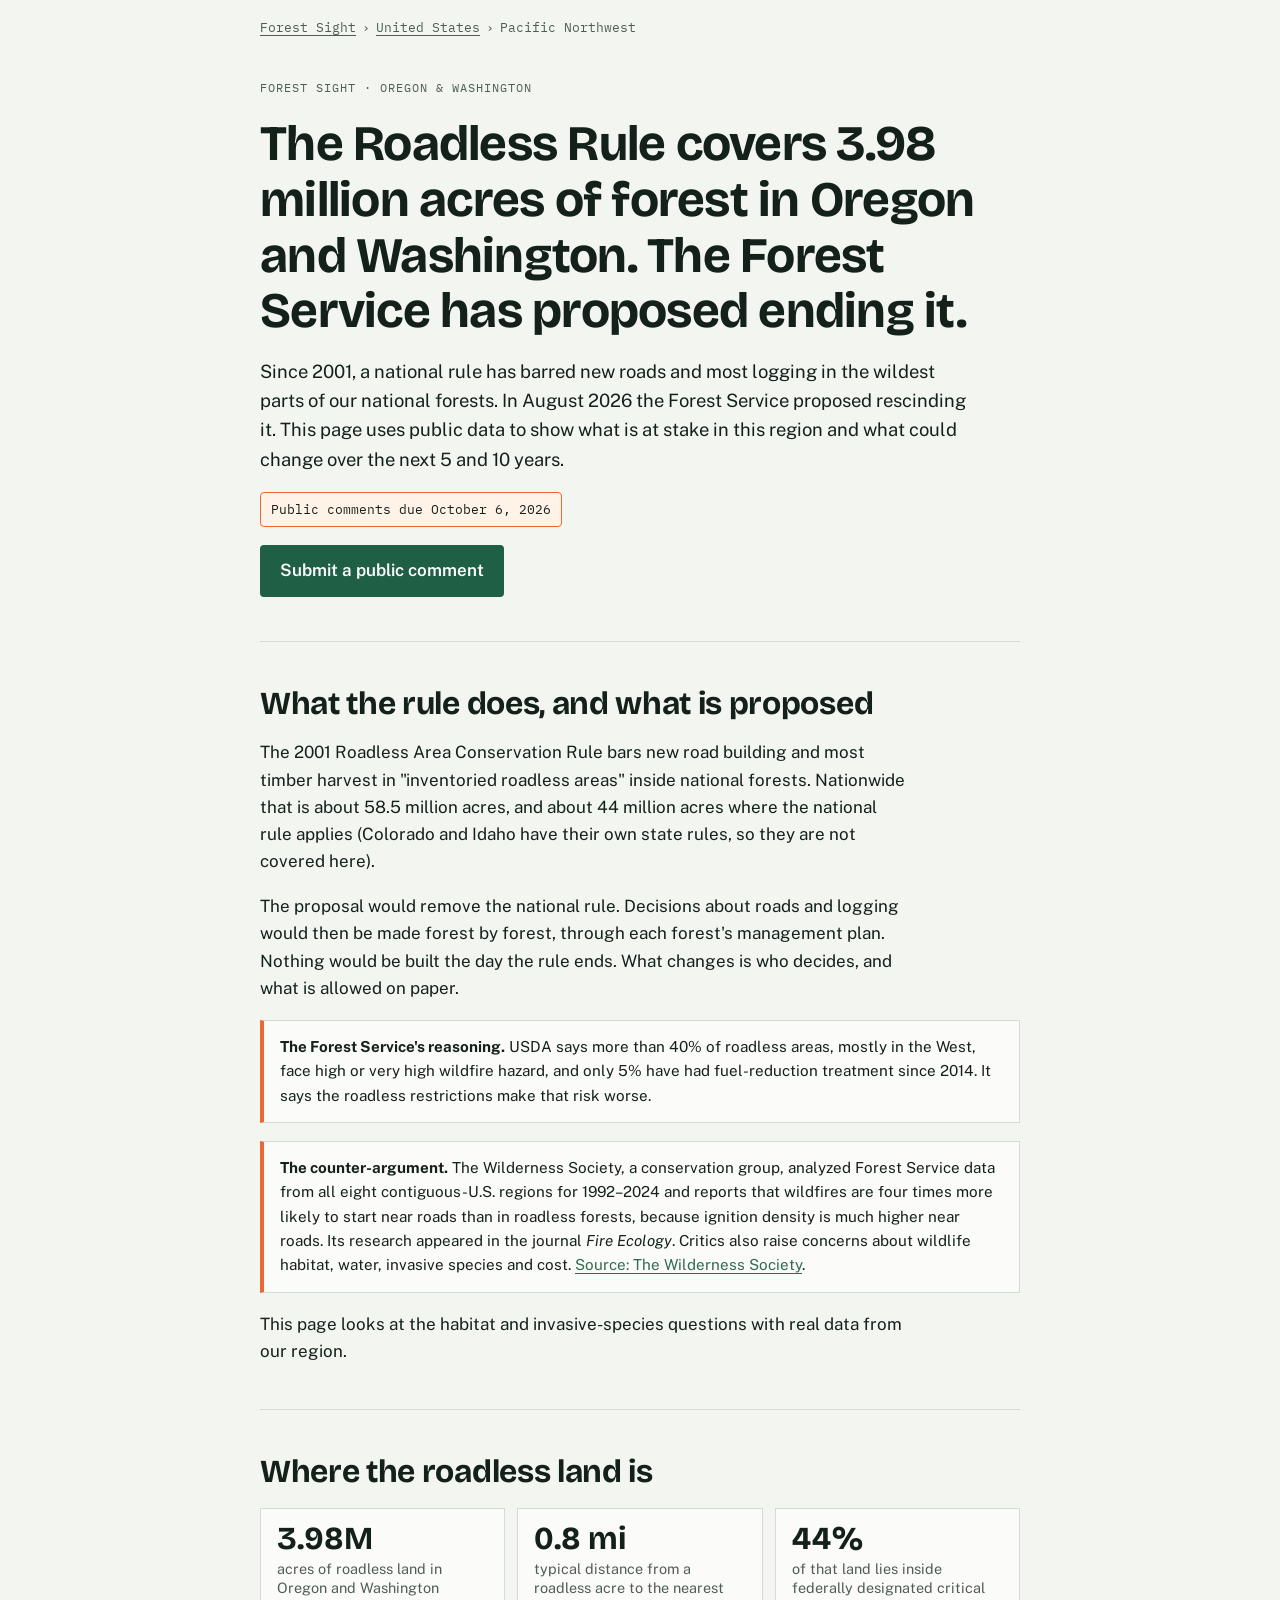
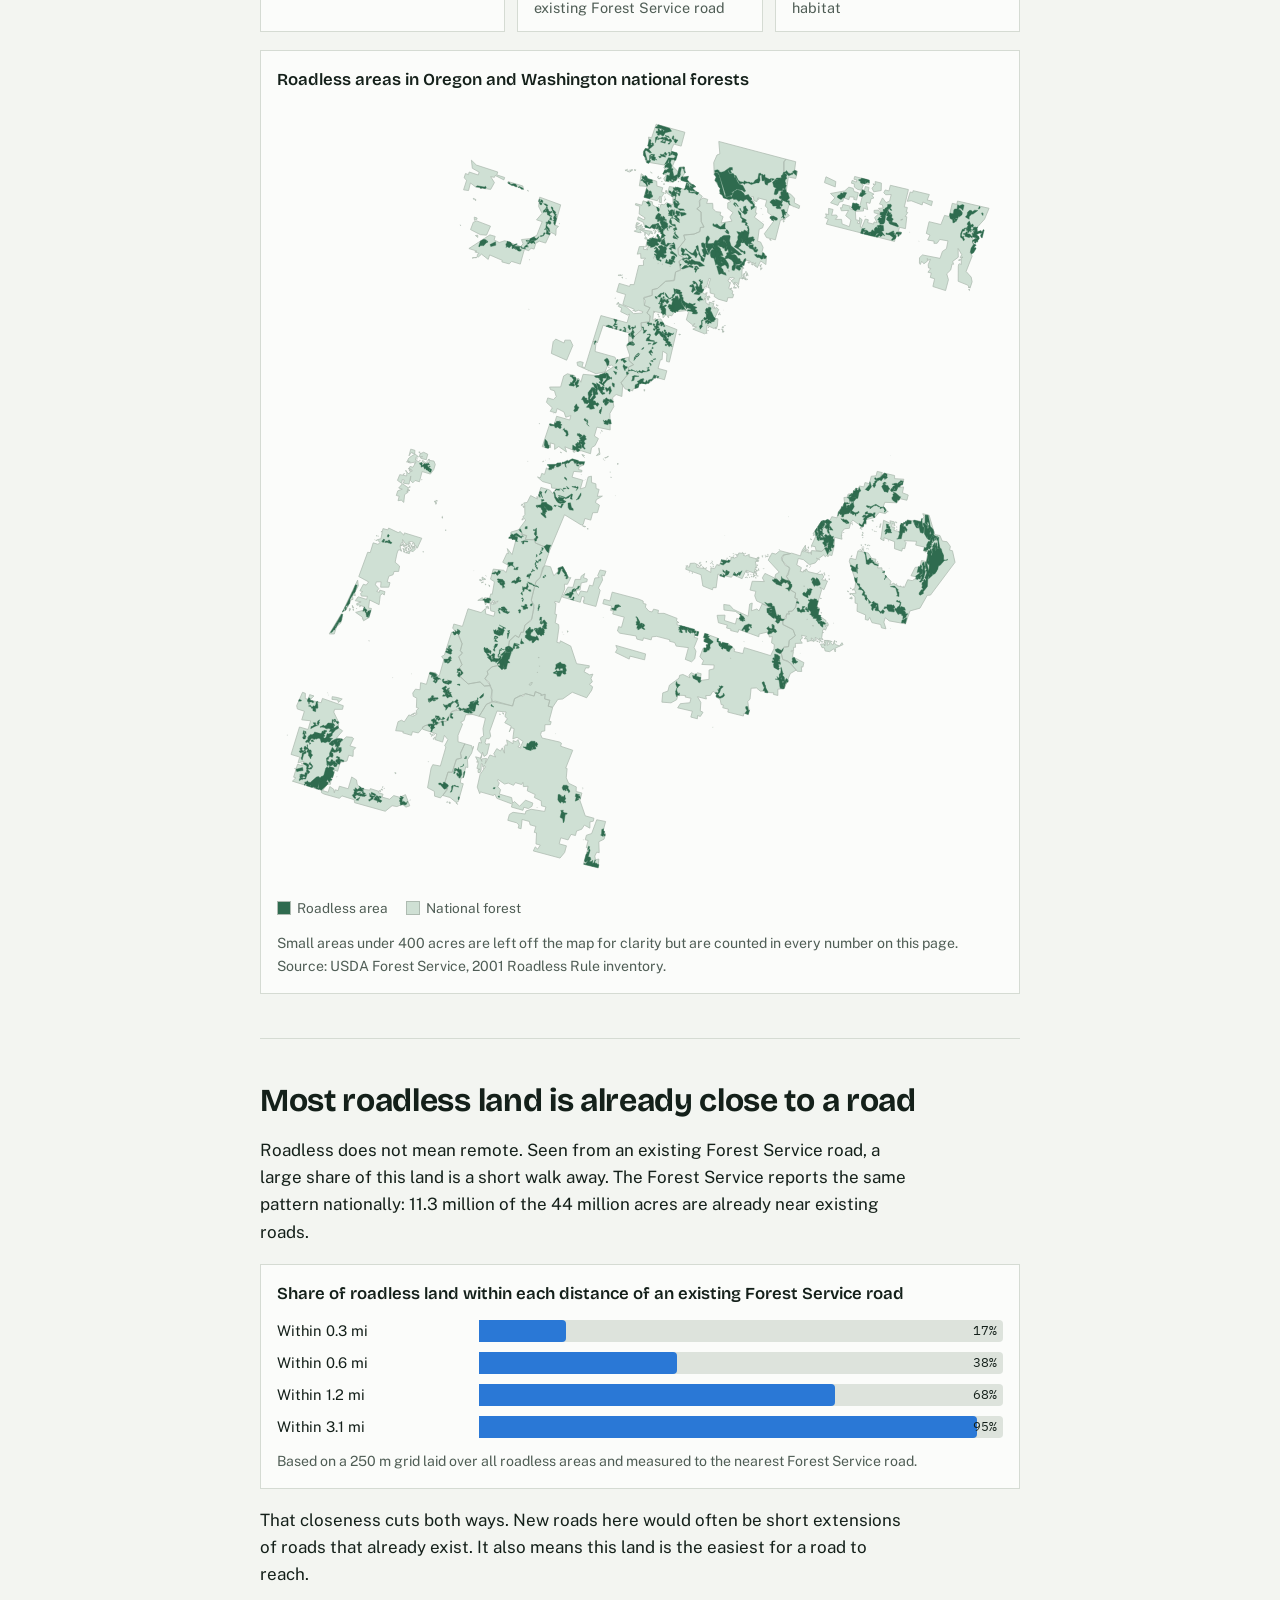
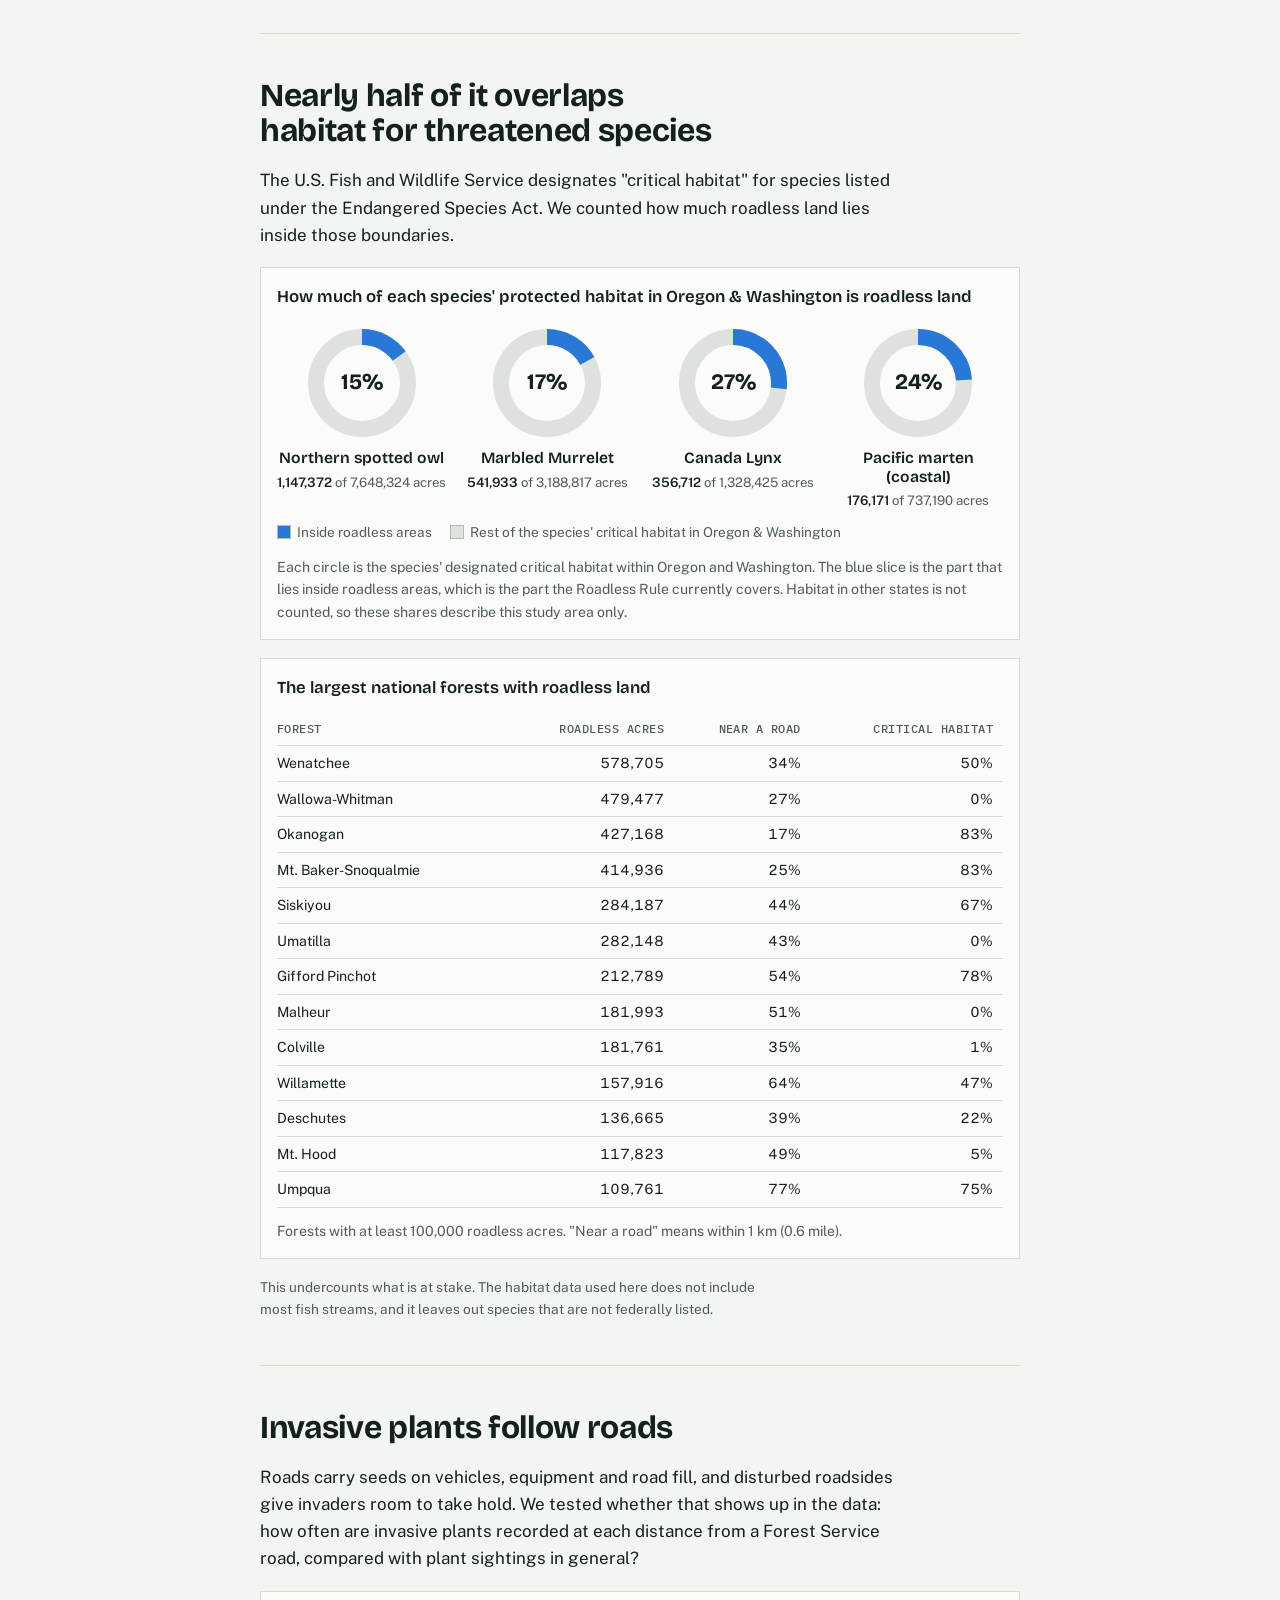
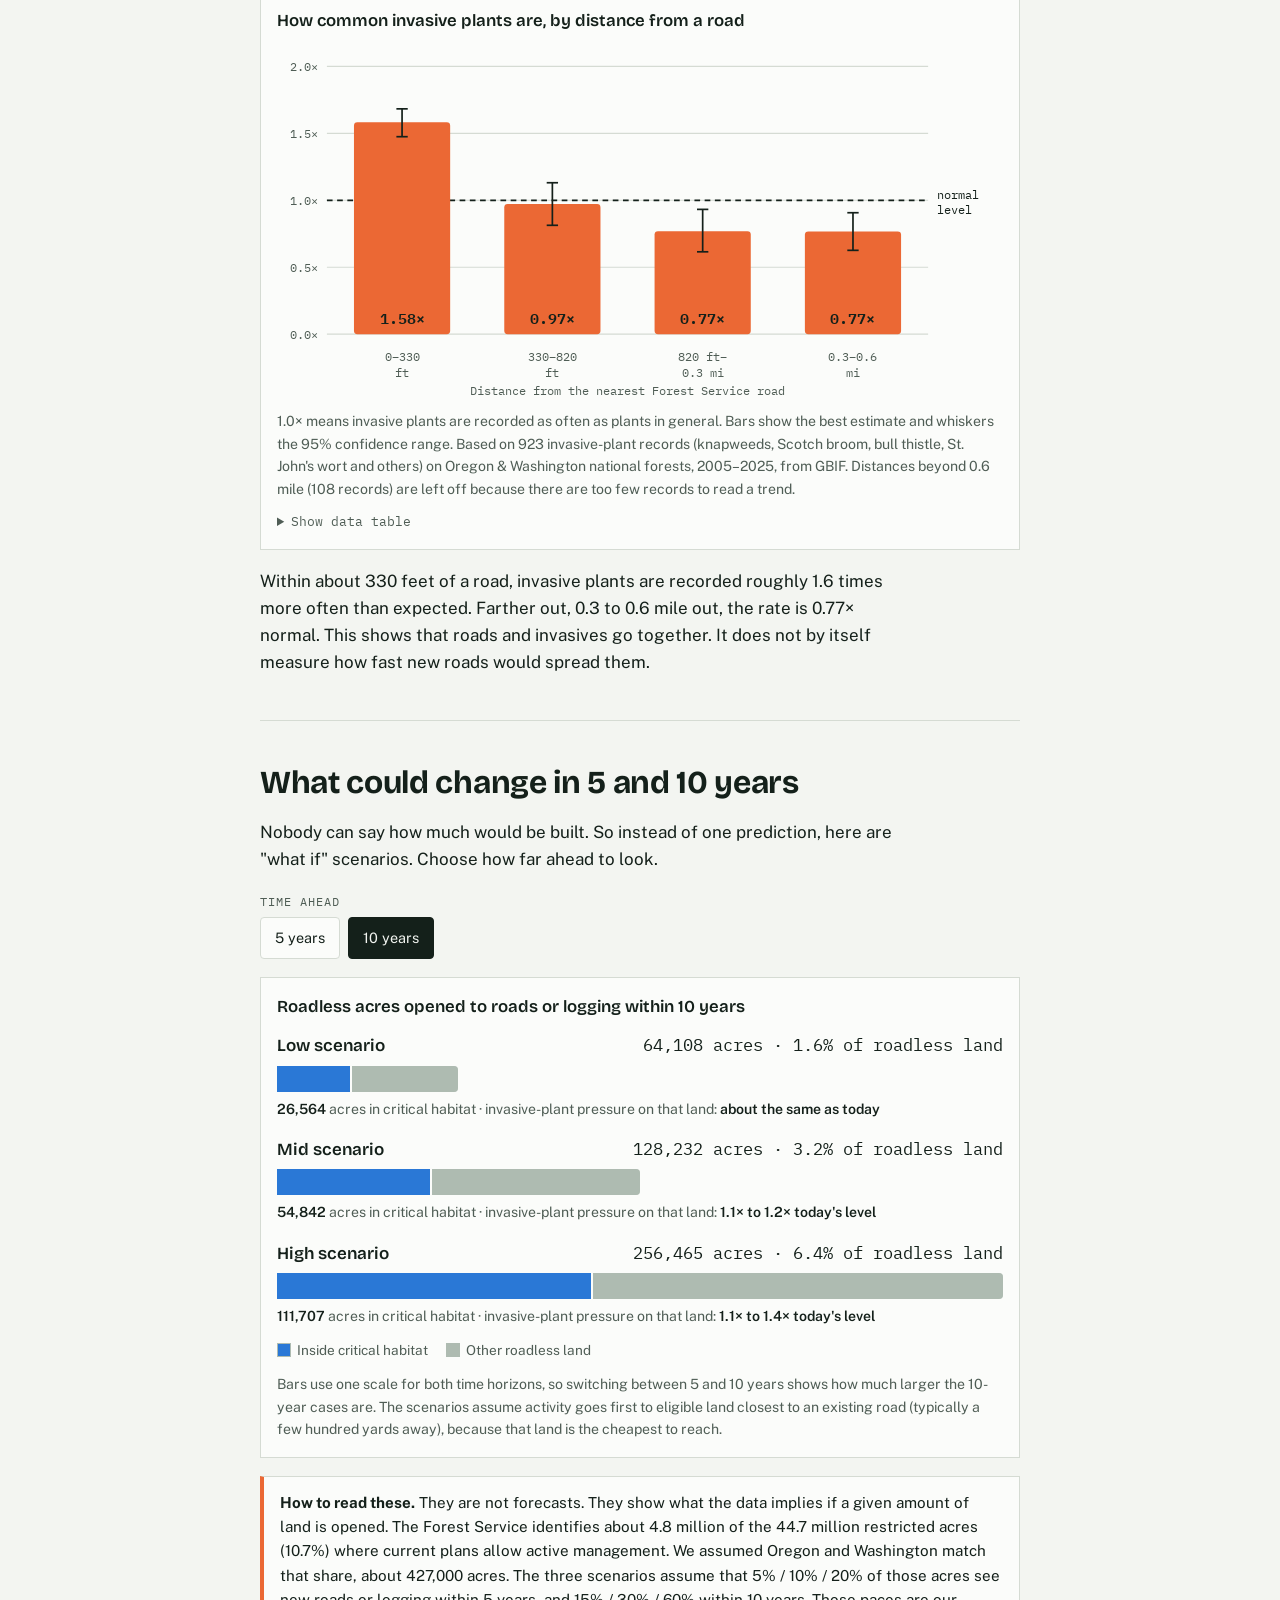
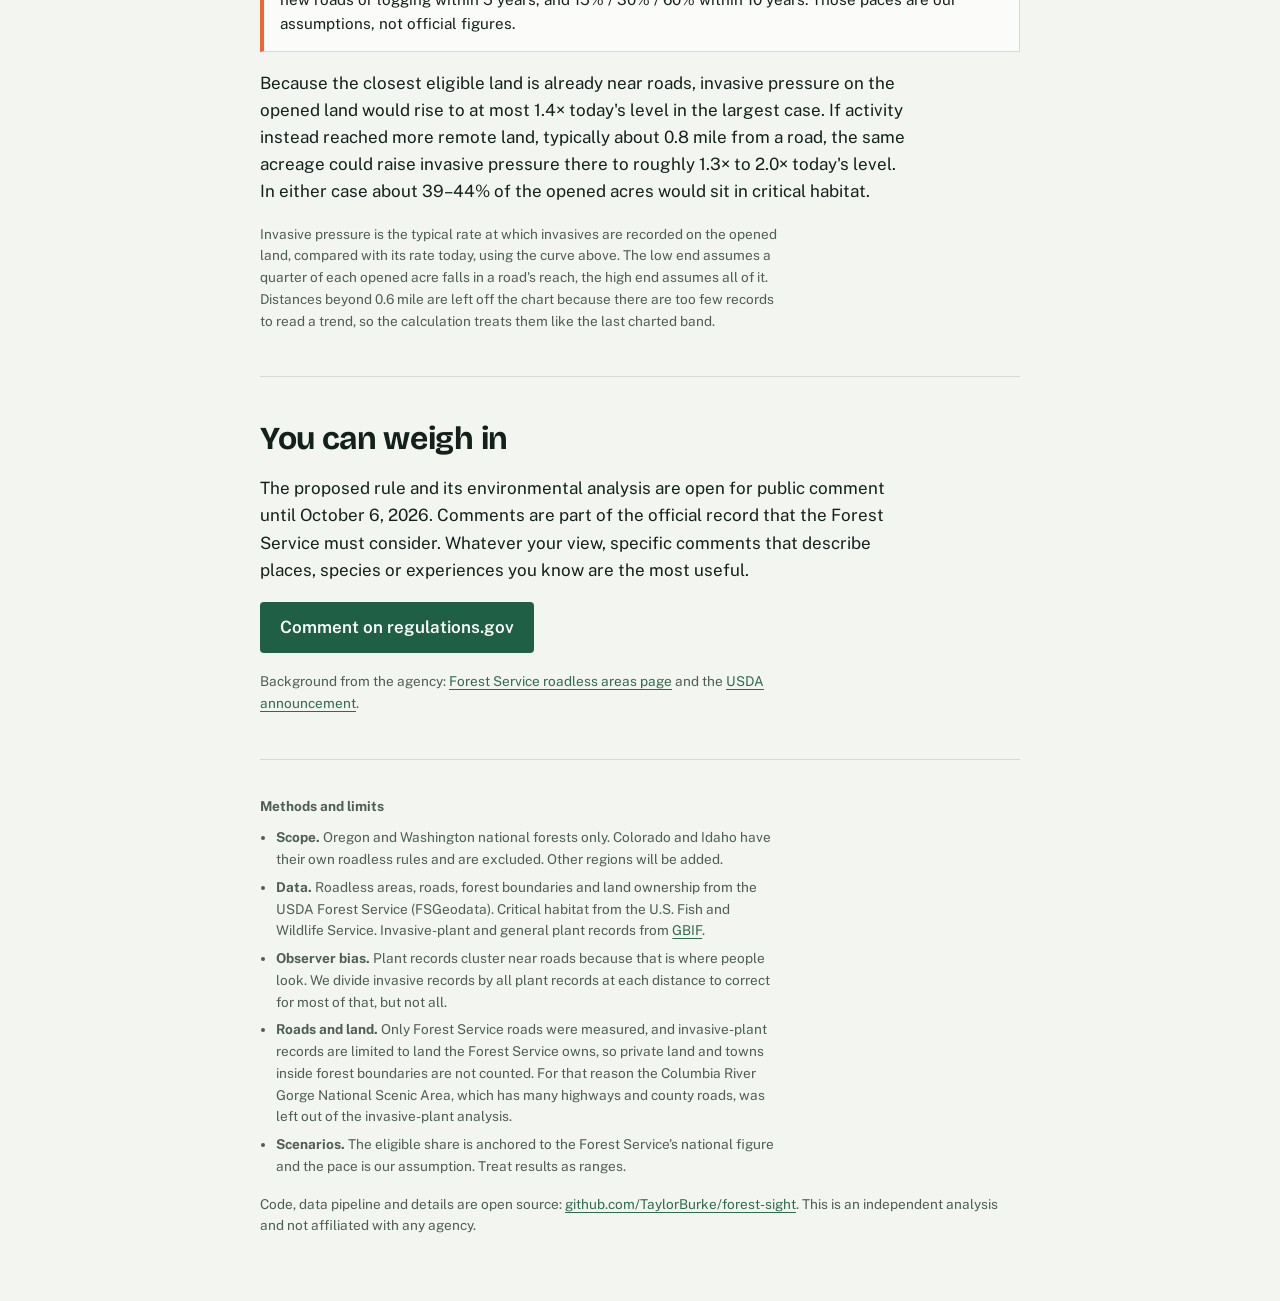
<file: docs/pnw/index.html>
<!doctype html>
<html lang="en"><head>
<meta charset="utf-8"><meta name="viewport" content="width=device-width, initial-scale=1">
<title>Pacific Northwest Roadless Report</title>
<meta name="description" content="What the proposed end of the Roadless Rule could mean for habitat and invasive plants in Oregon & Washington national forests, with 5- and 10-year scenarios.">
<meta property="og:type" content="website"><meta property="og:title" content="Pacific Northwest Roadless Report"><meta property="og:description" content="What the proposed end of the Roadless Rule could mean for habitat and invasive plants in Oregon & Washington national forests, with 5- and 10-year scenarios.">
<meta property="og:url" content="https://taylorburke.github.io/forest-sight/pnw/"><meta property="og:image" content="https://taylorburke.github.io/forest-sight/assets/share.png">
<meta name="twitter:card" content="summary_large_image">
<link rel="preconnect" href="https://fonts.googleapis.com">
<link rel="stylesheet" href="https://fonts.googleapis.com/css2?family=Bricolage+Grotesque:opsz,wght@12..96,500;12..96,700&family=Public+Sans:wght@400;500;600&family=IBM+Plex+Mono:wght@400;500&display=swap">
<link rel="stylesheet" href="../assets/style.css?v=92376312">
</head><body>
<main>
<nav class="crumbs"><a href="../index.html">Forest Sight</a> › <a href="../us/index.html">United States</a> › <span>Pacific Northwest</span></nav>
<header>
  <div class="kicker">Forest Sight · Oregon &amp; Washington</div>
  <h1>The Roadless Rule covers <span id="h-acres">3.98 million</span> acres of forest in Oregon and Washington. The Forest Service has proposed ending it.</h1>
  <p class="lede">Since 2001, a national rule has barred new roads and most logging in the wildest parts of our national forests. In August 2026 the Forest Service proposed rescinding it. This page uses public data to show what is at stake in this region and what could change over the next 5 and 10 years.</p>
  <div class="deadline">Public comments due October 6, 2026</div>
  <a class="btn" href="https://www.regulations.gov/document/FS-2025-0001-223869" target="_blank" rel="noopener">Submit a public comment</a>
</header>

<section id="what">
  <h2>What the rule does, and what is proposed</h2>
  <p>The 2001 Roadless Area Conservation Rule bars new road building and most timber harvest in "inventoried roadless areas" inside national forests. Nationwide that is about 58.5 million acres, and about 44 million acres where the national rule applies (Colorado and Idaho have their own state rules, so they are not covered here).</p>
  <p>The proposal would remove the national rule. Decisions about roads and logging would then be made forest by forest, through each forest's management plan. Nothing would be built the day the rule ends. What changes is who decides, and what is allowed on paper.</p>
  <div class="note"><b>The Forest Service's reasoning.</b> USDA says more than 40% of roadless areas, mostly in the West, face high or very high wildfire hazard, and only 5% have had fuel-reduction treatment since 2014. It says the roadless restrictions make that risk worse.</div>
  <div class="note"><b>The counter-argument.</b> The Wilderness Society, a conservation group, analyzed Forest Service data from all eight contiguous-U.S. regions for 1992–2024 and reports that wildfires are four times more likely to start near roads than in roadless forests, because ignition density is much higher near roads. Its research appeared in the journal <i>Fire Ecology</i>. Critics also raise concerns about wildlife habitat, water, invasive species and cost. <a href="https://www.wilderness.org/articles/press-release/new-research-scrutinizes-trumps-forestry-plans" target="_blank" rel="noopener">Source: The Wilderness Society</a>.</div>
  <p>This page looks at the habitat and invasive-species questions with real data from our region.</p>
</section>

<section id="where">
  <h2>Where the roadless land is</h2>
  <div class="stats">
    <div class="stat"><b id="s-acres"></b><span>acres of roadless land in Oregon and Washington</span></div>
    <div class="stat"><b id="s-road"></b><span>typical distance from a roadless acre to the nearest existing Forest Service road</span></div>
    <div class="stat"><b id="s-hab"></b><span>of that land lies inside federally designated critical habitat</span></div>
  </div>
  <figure>
    <div class="fig-title">Roadless areas in Oregon and Washington national forests</div>
    <svg viewBox="0 0 760 817" role="img" aria-label="Map of roadless areas, shown in green, inside Oregon and Washington national forests">
      <path class="map-forest" d="M280.8 481.2L286.4 482.4L289.7 491.7L294.5 487.1L294.2 483.6L299.2 482L305.5 494.1L307.6 493.7L304 500.7L300.9 500.6L301.1 505.6L295.5 519.8L290.9 518.5L290.5 520.1L292 520.5L291 531.9L292.8 532.3L291.2 541.1L294.8 542.9L295.1 546.3L293 561.4L296 562.2L296.7 559.9L307.5 565.4L313.6 583.8L327 586L326.4 588.3L323.1 588.2L321.5 592.3L327.2 595.5L330.7 594.8L328.7 599.2L330.1 602.9L327 605.4L330.4 608L329.5 611.5L324.1 619.5L309.1 613.7L299 620.8L294 621.2L288.5 629.5L283.9 628.3L285.6 622.1L280.2 620.7L280.7 615.8L276.3 617.1L276.7 615.6L270.4 613.1L269.2 617.7L260.1 615.2L248.7 620.4L246.6 628.1L224.7 623.4L225.1 611.4L221.7 602.8L217.6 599.5L220.9 594.8L220 591.8L225.1 587.1L237.3 584.5L237 578L241.7 570.1L243.3 559.9L249.4 554.2L253.1 556.4L255.5 551L258 550.8L259.5 543.5L266.3 538.4L269.1 525.5L266.2 517.3L271 498L275.4 493.8L278.2 483L280.8 481.2ZM267.4 603.6L265.7 606.4L263.8 605.9L265.7 603.5L267.4 603.6ZM304.4 550.4L303.7 549.5L304.8 549.8L304.4 550.4ZM273.8 576.8L274.4 577.8L273.6 577.6L273.8 576.8ZM272.3 593L272.8 592.7L272.6 593.4L272.3 593ZM304.6 550.3L304.6 550.5L304 550.7L304.6 550.3ZM274.9 586.2L274.8 586.6L274.6 586.1L274.9 586.2ZM300 553.5L300 553.7L299.9 553.6L300 553.5ZM298.9 551.3L298.8 551.4L298.7 551.3L298.9 551.3ZM298.7 550.1L298.7 550.2L298.7 550.1L298.7 550.1ZM214.5 678.7L209.7 674L211.5 666.2L214.1 666.9L212.8 661.6L216.3 659.3L215.6 651.8L218.2 640.9L211.6 638.9L219.3 626.3L228.3 622.9L246.6 628.1L248.7 620.4L254.6 617L257.7 617.9L260.1 615.2L269.2 617.7L270.4 613.1L276.7 615.6L276.3 617.1L280.7 615.8L280.2 620.7L285.6 622.1L283.9 628.3L288.6 629.6L284.8 643.9L287 644.5L286.2 647.6L280.5 647.7L280.3 654.2L276.9 654.8L276 657.9L277.4 661.6L295.7 665.8L297.8 667.1L296.9 670.2L309.6 674.4L302.2 693.2L303.7 693.6L302.8 703.3L305.3 709L313.3 712.8L313.1 717.6L319.2 719.2L317.1 726.9L322.7 743.1L331.8 745.6L331.1 748.7L327.6 749.4L327.5 756L321.8 752.8L319 757.1L313.6 759L312.4 763.7L307.8 762.5L304.7 768.3L297.1 766.1L295.4 772.4L303 774.5L301.1 781.5L296.3 787.3L268.3 779.8L270.3 775.6L272.9 777.9L275.6 773.7L271.1 772.5L271.7 761L269.3 760.4L271 754.2L264.9 752.5L264.2 749L256.6 746.9L255.5 756.6L252.5 755.8L253.3 752.7L250.7 750.3L241.6 747.8L243.3 741.6L247.1 739.4L259.8 741.2L260.6 738.1L266 736.2L280.2 738.5L281.5 733.8L276.9 732.6L276.6 727.5L269.4 723.9L270.3 720.8L262 716.9L262.8 712.1L257.9 712.5L257.4 708.1L256 710.3L249.6 708.4L247.6 711.2L242.1 708.8L238.2 709.8L231.3 705L230.9 706.5L232.7 708.7L231.2 712.6L234 715.7L232.8 720.3L245.6 724L246.7 729.9L248.6 728.1L254 733L260.1 726.7L267.8 729.7L266.9 733.1L263.1 735.5L258.4 734.1L257.5 737.3L245.4 733.9L246.2 730.8L230.2 724.8L227.8 720.2L226.6 721.9L212.9 718L212.2 719.9L209.6 713L212.6 699.8L218.2 691.8L217 690.2L216.5 692.2L215.4 691.9L215.2 688.9L213.7 688.5L213.7 695.1L212.4 698.1L210.5 697.6L210.5 694.7L212.6 694.4L209.3 693.5L210.9 687.3L207.9 681.3L212.8 682.7L214.5 686.2L214 683.5L219.4 683L217.9 688.4L222.9 679.4L228.9 681.5L226.9 678.1L230.1 672.7L233.9 675.2L235.8 671.9L238.1 677.5L237.9 670.5L239.8 668.4L240.7 669.7L241.3 668.8L240.4 663.6L247.1 667.6L247.1 664.3L250.1 665.5L252.3 663.3L254.2 668.4L252.2 671L254.5 671.6L257.6 665.2L251.3 660.9L246.9 662.5L248.2 651.7L245.3 650.9L243.1 655.3L245.2 649.2L238.4 645.6L241.2 641.4L238.6 639.1L239.9 634.4L230.3 633.4L222.7 654.5L223.7 659.8L221.9 662.5L219 662.1L217.8 666.3L218.6 668.2L222.5 667.6L219.8 678.9L216.7 681L215.1 676.4L213.8 682.6L212.8 682.7L214.5 678.7ZM205.8 670.2L203.8 677.3L199.4 684.4L199.8 692.5L197.5 691.9L195.2 702.9L192.5 703.8L191.9 708.6L195 709.5L189.8 728.1L187.5 729L181.1 723.9L173.6 721.8L178.7 713.9L174.9 710.7L179 697.3L183.4 697.5L187.8 683.9L193 682.7L192.1 677.4L196.5 667.7L203.9 669.7L204.6 673.6L205.8 670.2ZM344 749L341.6 758.2L343.9 762.1L342.4 767.5L336.9 770.2L337.3 781.7L334.7 781.1L332.7 785.2L333.4 789.1L336.9 788.3L336.2 797.5L320.8 793.7L325.6 776.9L323.8 776.4L325.7 768.9L322.7 768.1L323.9 763.4L329.4 761.6L334.7 747.2L344 749ZM181 730.5L179.9 728.6L181.4 729L181 730.5ZM187.9 729.2L189 731.1L187.7 729.9L187.9 729.2ZM236.4 635.1L237.6 636.7L236.2 635.9L236.4 635.1ZM233.2 636.3L233.7 637.3L233.1 636.7L233.2 636.3ZM210.1 686.6L209.5 687.3L209.5 686.4L210.1 686.6ZM178.3 728.1L178 729.3L177.9 728.4L178.3 728.1ZM209.5 686.2L209.2 686.1L209.7 685.7L209.5 686.2ZM216.3 693L216.1 693.5L216.1 692.9L216.3 693ZM320.4 714.5L320.1 714.8L320.2 714.4L320.4 714.5ZM255.3 671.9L255.2 672.3L255 672.2L255.3 671.9ZM272.3 734.6L272.2 734.6L272.3 734.3L272.3 734.6ZM320.5 767.9L320.7 768.1L320.4 767.9L320.5 767.9ZM320.1 713.8L320.1 713.9L319.9 713.7L320.1 713.8ZM292 656.9L291.9 657L291.8 656.9L292 656.9ZM212.8 682.7L212.8 682.7L212.8 682.7L212.8 682.7ZM334.1 246.2L333 257L353.8 262.9L355.3 266.4L368.1 262.9L368.5 266.6L373.3 270.6L367.9 273.5L368.1 280L360.1 289.7L361.9 292.7L361 304.1L355 302L351.3 305.4L352.6 314.7L348.5 321.9L348.8 339.1L334.9 336.2L332.3 345.5L336.5 348.2L333 355.4L329.2 357.8L328.2 364L318.4 360.9L313.4 361.6L301.4 356.8L303.1 362.2L294.9 356.5L290.6 359.5L290.7 354L286.1 352.7L286.4 357.6L277.6 356.7L285.6 332.6L290.1 333.9L292.7 324.8L306.4 328.7L307.7 324.1L302.3 325.8L300.5 320.4L293.3 316.7L292 321.3L286 319.6L288.2 316L282.1 310.2L283.4 305.6L289.4 307.3L292.3 304.2L290.4 298.1L286.3 296.9L285.4 294.2L296.9 294.1L300.1 282.6L304.1 280.3L311.8 282.4L312.4 285.9L315.9 285.2L318.1 289.2L320.4 280.9L337.4 282.4L352.3 273L350.3 271.2L345.8 272.4L343.4 278.3L333.9 280.3L314.7 271.7L314 268.3L317.5 267.6L320.6 268.5L319.3 273L322.3 273.9L330.6 246.8L334.1 246.2ZM307.1 245.1L309.7 250.7L303.2 266.1L287.2 259L289.1 246.7L291.8 244L300.5 248.1L301.4 245.1L307.1 245.1ZM336.9 357.9L338.1 364.7L334.3 366L337.5 362.5L336.9 357.9ZM310.3 360.8L311.5 362.6L310 362.1L310.3 360.8ZM321.9 365.9L320.8 367.1L319.2 364.8L321.9 365.9ZM347.3 273.3L347.8 274.3L347.3 274.1L347.3 273.3ZM356.8 373.8L357 375.3L356.5 375.1L356.8 373.8ZM345.2 367.5L346.9 366.7L346.6 367.3L345.2 367.5ZM344.9 367.8L344.6 368.5L344.6 367.7L344.9 367.8ZM274.9 332.5L274.4 332.8L274.5 332.4L274.9 332.5ZM340.3 340.5L340.3 340.8L339.8 339.6L340.3 340.5ZM344.2 368.4L343.9 368.3L344 367.9L344.2 368.4ZM297.1 362.5L296.4 362.8L296.9 362.5L297.1 362.5ZM297.9 362.9L297.4 362.7L297.2 362.5L297.9 362.9ZM278.1 372.4L278.2 372.2L278.5 372.2L278.1 372.4ZM279.1 371.9L278.7 372.2L278.5 372.2L279.1 371.9ZM344.2 369.2L344.1 369.4L344 369.2L344.2 369.2ZM343.4 371.1L343.1 371.1L343.1 371L343.4 371.1ZM321.9 368L321.6 368.2L321.5 368.1L321.9 368ZM341.6 369.8L341.4 369.7L341.4 369.6L341.6 369.8ZM289.9 321.9L289.7 322L289.8 321.8L289.9 321.9ZM341.7 369.1L341.5 369L341.6 368.9L341.7 369.1ZM343.2 368.3L343.1 368.3L343.2 368.1L343.2 368.3ZM339 342.3L339 342.3L338.6 342.2L339 342.3ZM285 369.4L284.7 369.4L284.7 369.4L285 369.4ZM325.8 278L325.7 278.1L325.7 277.9L325.8 278ZM343.2 368.4L343.1 368.5L343.1 368.4L343.2 368.4ZM281 370.9L281.2 370.9L281.1 370.9L281 370.9ZM342 370.3L342 370.3L341.9 370.3L342 370.3ZM513.9 550.6L504.7 552.8L504.4 555.6L483.4 548L482.6 551L474.9 549.1L475.2 547.6L470.6 546.4L471.4 543.4L462.1 540.9L460.7 533.2L469 533L468.4 538.6L479.9 542.3L481.4 536.1L483.6 537.4L485.4 533L479.8 529.1L467.9 527.6L467.7 521.8L474.1 522.7L477.9 527L493.2 534.1L494.8 521.3L497.5 520.3L496.7 528.4L502.5 526.5L504.5 528.7L507.9 521.2L518.3 525.5L518.3 532L527.1 535.8L529.6 538.3L529.5 542.8L540.2 548.2L542.6 554.6L536.2 559.5L535.5 566L530.6 566.5L527.8 572.7L529.5 579.5L534.7 580.8L543.6 590.5L537.4 594.1L531 609.8L524.3 610.5L524.3 617.1L519.7 616L520.1 614.4L510.5 613.7L510.9 612.2L506 612.6L501.9 609.2L496.3 609.5L495.2 620.8L492.8 623.5L494.3 633.7L493.2 637.1L488.9 635.6L488.2 638.6L471.9 634.5L472.6 631.5L466.6 629.9L467.3 627.2L465 626.6L463.9 621.3L459.7 618.6L460.5 615.5L456.4 612.7L453.7 617L448.8 617.3L449.5 620.8L440.2 618.4L443.7 624.3L443.1 633.2L446 634.7L443.2 639L440.2 638.2L440.1 641.5L433.2 639.7L434.8 633.6L419.4 630L422.2 625.7L432.2 624.7L433.4 620L427.2 618.7L427.7 617.1L419.6 616.8L418.4 621.5L412.5 624.8L402.9 624.1L403.8 614.4L409.2 612.5L410.8 606.3L420.8 599L421.5 596L424.9 595.1L432.3 598.6L431.3 595.9L433.6 593.2L438.1 595.3L440.2 593.4L444 594.3L443 601.4L452.2 600.2L452.3 590.4L457.3 589.2L457.6 585.2L444.7 584.6L446.5 580.8L442.7 576.5L446 567.7L449.2 567.7L451.4 562.5L446.9 560.5L447.8 552.1L462.3 557.5L461.7 560.1L464.3 562.5L472.3 562.8L479.1 568.6L478.5 571L487.7 573.2L489.2 567L516.8 575.4L520.3 568.1L520.6 563.7L517.7 562L518.5 555.4L515.5 555.9L513.9 550.6ZM456.5 650.4L456.2 650.4L456.5 650.3L456.5 650.4ZM474.7 578.2L474.7 577.8L475 578.3L474.7 578.2ZM489.2 561.1L489.2 561.1L489.2 561.1L489.2 561.1ZM489.1 560.8L489.2 560.8L489.1 560.8L489.1 560.8ZM488.6 560.6L488.7 560.7L488.5 560.5L488.6 560.6ZM488.8 560.5L488.8 560.5L488.8 560.5L488.8 560.5ZM508.3 560.6L508.4 560.6L508.3 560.7L508.3 560.6ZM508.4 560.6L508.4 560.6L508.4 560.6L508.4 560.6ZM508.4 560.4L508.5 560.4L508.4 560.4L508.4 560.4ZM373.8 212.7L362 207.8L364.9 197.3L355.6 194.5L358.2 185.7L369.1 188.9L369.7 186.9L373.8 187L378.7 167L383.7 166.8L383.5 161.9L385.8 159.3L380.9 159.5L380.7 154.5L377.1 155.1L379.3 147.2L384.4 147L383.5 150L388.3 150.5L386.9 149.5L389.4 146.7L386.2 146.2L388 139.8L391.2 140.6L390.1 138.7L392.6 137.9L398.1 139.3L398.1 134.4L401.9 138.7L403.1 134.2L396.5 128.3L385.2 126.8L383.3 121.5L377.4 119L378.2 116L384.3 119.3L385.3 117.1L379.1 113L379.7 105L375.1 103.6L375.5 102.1L382 103.9L383.2 99.3L387.8 100.6L388.2 99.1L392.8 100.3L393.4 103.7L400.2 108L402 102.7L405.1 103.5L407.4 101.3L414.6 103.3L414.4 95L408.7 91.7L410.8 84.3L426.9 87.2L429.1 79.6L420.2 75.5L414.8 79.7L406.2 78.9L404.9 76L407.7 72.1L403.9 71.1L407.4 67.2L404.9 64.9L406.5 62L386.4 58.5L383.5 48.7L385.6 44.4L388.7 45.3L389 32.5L392.1 33.4L396.9 19.1L427 27.5L423.1 42L415.5 39.9L413.4 44.2L412.6 47.4L419.1 50.4L414.1 62.9L419.9 68.9L421.1 64.3L426.3 63.7L427.5 69.5L424.4 73.8L430.8 73.7L429.5 77.8L438.1 84.7L435.1 86.4L445.2 94.6L442 99.7L442.6 105L439.5 107.6L443.9 110.9L444.1 120.9L447 126.7L443.2 127.2L442.6 131.5L436.6 134.1L425.8 135.1L427.2 140.1L419.8 149.5L420.2 155.6L425.8 158.8L420.8 162.7L422.8 171.2L417.2 173.8L416.2 182.3L406.8 183.5L398.3 191L392.8 192.3L392.7 198.2L384.1 200.3L384.5 208.7L390.5 211.2L387.2 216.7L390.6 219.6L389.9 226L381 227.1L381.7 234.2L373 242.3L371.9 246.6L368.1 247L368.3 237.5L341.4 229.5L335.2 248.1L334.1 246.2L330.6 246.8L339.1 219.4L366.5 226.9L369 217.8L367.1 218.9L359.8 215.3L360.9 211.6L357.3 209.7L358.8 207.3L366.1 210.6L373.3 217.4L382.5 216.7L382.9 215.2L378.4 213.9L374.7 215.2L373.8 212.7ZM403.8 85.5L402.6 90L405.6 90.9L402.4 95.5L402.4 101.2L400 100.6L401.1 94.3L398.1 99.2L384.2 95.5L387.4 84.2L379.3 83.6L381.3 70.9L388.3 76.1L397.5 78.8L397.7 83.8L403.8 85.5ZM381.5 128.3L379.5 129.3L392.3 131.2L393.2 133.9L390.3 132.7L389.3 135.6L385.7 132.2L385.1 135.7L385.2 132.5L381.3 130.2L379.4 132.6L374.6 131.3L378.4 127.4L375.6 125.4L378.8 125.9L380.8 124.8L381.5 128.3ZM379.6 122.9L375.7 125L376.6 122L379.6 122.9ZM369.8 67.6L372.5 66.8L369.1 69.3L369.8 67.6ZM387.3 139.6L385 139L385.7 136.7L387 137.9L387.3 139.6ZM358.1 207.1L355.5 207.6L357.3 205.3L358.1 207.1ZM397 130.9L395.4 133.7L395.9 130.5L397 130.9ZM376.4 128.5L375.3 126.5L376.9 127L376.4 128.5ZM360.1 176.8L359 177.8L358.9 176.9L360.1 176.8ZM383 128.7L384.8 128.3L384.6 129.1L383 128.7ZM375.5 66.8L374.7 68L374.7 66.8L375.5 66.8ZM366.7 66.2L366.7 67.7L365.8 66.9L366.7 66.2ZM361.5 176.9L360.7 177.4L360.9 176.8L361.5 176.9ZM381.9 126.7L382.9 126.2L382.7 126.9L381.9 126.7ZM380.8 124.8L381.7 124.2L381.5 125L380.8 124.8ZM394.9 157.1L395.6 158.1L394.8 157.7L394.9 157.1ZM368 68.9L366.9 68.6L367.8 67.9L368 68.9ZM361.6 178.9L361.7 180.2L361 179.6L361.6 178.9ZM383 128.7L382 129.2L382.2 128.5L383 128.7ZM395.4 129.2L396 130.2L395.3 129.6L395.4 129.2ZM400 132.1L398.8 131.8L399.6 131.2L400 132.1ZM405.2 82.3L405 82.7L405.2 81L405.2 82.3ZM365.4 67.1L365.7 68L364.7 67.6L365.4 67.1ZM396.9 137.4L396 137.9L396.2 137.2L396.9 137.4ZM400.5 75.9L400.3 76.4L399.6 75.9L400.5 75.9ZM372.8 214.7L372.6 213.9L373.4 214L372.8 214.7ZM381.2 132.2L381 133L380.3 132.4L381.2 132.2ZM358.3 177.4L357.6 177.4L358.1 176.7L358.3 177.4ZM407.4 90.9L406.8 91.3L407.4 90.5L407.4 90.9ZM400 75.9L401.5 75.3L401 75.7L400 75.9ZM392.4 69.8L392.4 70.4L391.8 69.7L392.4 69.8ZM406.8 97.4L406.4 97.8L406.2 97L406.8 97.4ZM399.3 73.6L398.8 74.6L398.8 73.8L399.3 73.6ZM420.6 79.3L419.7 79.2L420.6 78.9L420.6 79.3ZM394.7 130.2L394 130.1L394.8 129.8L394.7 130.2ZM407.4 89.7L407.3 88.8L407.5 90.3L407.4 89.7ZM407.4 90.4L407.3 90.4L407.3 89.3L407.4 90.4ZM374 131.1L374.2 130.5L374.4 131.2L374 131.1ZM399.3 76L398.6 75.4L399.3 75.9L399.6 75.9L399.3 76ZM386.7 147.6L385.9 147.4L386.6 147.3L386.7 147.6ZM399.8 105L399.3 105.3L399.4 104.9L399.8 105ZM399.1 165.1L398.7 165L399.2 164.7L399.1 165.1ZM354.2 201.1L353.8 201.4L353.8 201L354.2 201.1ZM394.2 136.6L393.7 136.9L393.9 136.5L394.2 136.6ZM385.5 147.3L385.4 147.6L385.1 147.2L385.5 147.3ZM407.6 88.2L407.5 89L407.4 88.8L407.6 88.2ZM370.9 66.4L370.4 66.9L370.8 66.3L370.9 66.4ZM394.4 159.3L393.7 158.9L393.7 158.8L394.4 159.3ZM406.2 95.4L405.9 95.4L406 95.1L406.2 95.4ZM406 99.2L405.5 99.2L405.5 99L406 99.2ZM406.8 97.8L407 98.2L406.7 98.2L406.8 97.8ZM365.1 67.1L364.8 67.2L364.9 66.8L365.1 67.1ZM403.4 165.4L403.1 165.6L403 165.4L403.4 165.4ZM411.6 167.7L411.6 168L411.3 167.6L411.6 167.7ZM402.9 78.7L403 79.5L402.8 79L402.9 78.7ZM374.4 66.7L373.8 66.9L374.3 66.6L374.4 66.7ZM403.9 165.9L403.6 166L403.5 165.8L403.9 165.9ZM402.3 75.3L401.5 75.2L401.9 75.1L402.3 75.3ZM398.8 74.7L399.3 74L399.1 74.4L398.8 74.7ZM357.7 177L357.5 177.3L357.7 176.8L357.7 177ZM400 103.4L399.8 103.4L399.9 103L400 103.4ZM365.5 180.7L365.3 180.7L365.3 180.5L365.5 180.7ZM406 98.8L405.7 99L405.9 98.7L406 98.8ZM422.5 79.3L422.7 79.5L422.5 79.4L422.5 79.3ZM407.1 89L407.1 88.9L407.3 89.3L407.1 89ZM368.5 67L368.9 67.1L368.9 67.2L368.5 67ZM411.3 167.5L411.5 167.7L411.3 167.6L411.3 167.5ZM399.5 75.9L399.7 75.9L399.9 75.9L399.5 75.9ZM407.4 90.4L407.5 90.3L407.5 90.4L407.4 90.5L407.4 90.4ZM407.3 89.2L407.2 88.9L407.3 89.3L407.3 89.2ZM391.1 69.1L390.7 69.2L390.8 69.2L391.1 69.1ZM358.1 176.7L357.9 176.8L358 176.7L358.1 176.7ZM406.4 97.8L406.4 97.9L406.4 97.7L406.4 97.8ZM407 92L406.8 91.3L406.8 91.3L407 92ZM406.9 97.7L406.6 97.6L406.6 97.6L406.9 97.7ZM398.6 75.2L398.6 75.4L398.6 75.2L398.6 75.2ZM401.4 75.7L401.1 75.7L401.2 75.7L401.4 75.7ZM399.9 103.5L399.9 103.4L399.9 103.4L399.9 103.5ZM398.6 75.1L398.6 75.2L398.6 75.1L398.6 75.1ZM397.5 161.8L397.5 161.8L397.5 161.8L397.5 161.8ZM407.3 89.3L407.3 89.4L407.3 89.3L407.3 89.3ZM259.3 417.5L258.2 415.6L261.9 415L265.5 407.8L272.7 411.5L271.8 409.1L273.3 409.6L276.2 399.3L285.3 401.9L289.1 406.2L292.4 400.4L287.5 399.9L287.1 395.7L277.9 393.1L272.7 388.4L275.7 389.3L277.1 384.7L280.1 385.6L282.1 378.8L284.8 381.1L300.8 373.8L302.3 377.7L301.9 374L307.6 371.3L310.1 371L311.8 374.3L313.8 372.9L313.1 375.2L321.2 375.6L316.5 377.7L315.6 380.5L319.3 381.5L318.9 383.2L310.6 382.5L308.9 388.5L320.1 391.7L317.5 400.9L322.8 399.2L325.7 388.3L329.2 387.5L329.3 394.2L333.8 395.5L334.1 400.5L337.2 401.4L335.3 408.6L340.6 408.4L334.3 412.1L333.4 415.1L337.6 417.9L335.5 425.6L330.5 425.8L328.4 433.5L322.3 431.8L320.6 437.9L318.4 438.6L301 427.9L284.3 467.8L280 461.4L270.5 457.5L269.9 454.1L260 453.9L261.3 449.8L255.8 448.3L256.9 447L252.9 443.6L260.4 433.4L257.3 430.4L259.5 427.7L259.3 417.5ZM258.4 420.6L257.3 418.6L258.8 419.1L258.4 420.6ZM258.2 432.3L256.4 433.5L256.8 431.9L258.2 432.3ZM321.5 440.5L319.6 439.3L323.2 440.3L321.5 440.5ZM257.7 417.1L255.8 418.2L256.3 416.8L257.7 417.1ZM325.4 442.9L324.5 442.3L325.9 442.7L325.4 442.9ZM349.6 388.3L349.8 388.8L349.5 388.7L349.6 388.3ZM349 383.2L348.9 383.3L348.5 383.2L349 383.2ZM318.7 385.9L318.7 386.1L318.5 385.9L318.7 385.9ZM262.6 371.8L262.8 371.8L262.6 372L262.6 371.8ZM323.3 391L323.1 391L323.2 390.9L323.3 391ZM354 408L354.1 408L353.9 408.1L354 408ZM321.3 391.9L321.3 392L321.2 391.8L321.3 391.9ZM349.9 389L349.9 389.1L349.8 389.2L349.9 389ZM383.4 520.7L386.4 521.5L385.6 524.6L389.4 528.9L392.7 529.7L394.2 526.7L399.4 528L398.7 531.2L405.2 531.1L418.8 536.4L418.2 538.7L420.9 541.1L419 540.2L418.7 543L441.5 550.5L440.4 554.7L437.3 553.9L436.7 556.2L440.5 557.2L436.6 566.8L438.6 570.7L437.3 578.6L434 581.9L427.4 579.3L430.7 567L417.9 565.4L416.3 561.7L410.9 560.3L411.3 558.8L397.5 555.2L392.4 555.7L391.7 558.9L383.7 556.8L382.9 559.6L376.7 558.1L375.9 554.8L358.9 551.9L356.4 549.6L357.6 545L360.6 545.8L363.5 535.1L351.4 531.8L352.2 528.8L349.1 528L350.3 523.5L341.1 521L342.3 516.4L348.5 518.1L350.9 508.9L378.9 516.3L383.3 518.2L383.4 520.7ZM354.7 564.7L385.9 573.6L384.8 579.8L369.5 575.9L368.7 579L354.3 572L356.2 568.4L354.7 564.7ZM341.8 535L341.8 535.1L341.7 535.2L341.8 535ZM320.8 518.6L320.5 518.7L320.7 518.3L320.8 518.6ZM320.8 517.5L320.9 517.5L320.7 517.9L320.8 517.5ZM344.4 487L342.6 491.9L340 491.1L340.8 496.3L336.5 504.6L338.3 507.1L333.8 523.9L320.9 520.4L321.8 514.1L319.1 513.4L317.5 519.5L298.7 514.1L304.5 503.7L309.8 503.9L312.1 495.6L317.9 495.6L318.2 492.5L322.1 489.4L320.8 493.7L324.8 495.2L324.5 498L318.4 499.3L317.2 506.7L313.9 506.7L313.3 508.9L315.6 512.5L317.8 507.7L324.8 508.8L327.2 501.6L330.5 502.5L332.8 494.1L337.2 493.7L335.7 491.6L338.2 485.7L344.4 487ZM209.7 158L209.7 155.6L211.6 154.3L207.1 152.7L209.2 151.9L200.9 149.2L222.9 134.9L228.4 136.5L227.3 140.2L232.6 142.9L238.5 141L255 147.2L257.6 144.3L255.9 139.8L265.7 138.8L272 135.4L277.6 121L271.7 119.2L277.5 112.4L273.9 105.2L275 95.4L297 103.5L291 124.9L294.7 126L292.2 128.6L292 134.8L284.8 131.4L286 133.3L281.2 143.5L274.7 141.5L271 143.5L269.1 149.8L266 148.8L263.6 151.5L259 150L254.7 165.5L245.6 162.7L243.1 165.3L235.4 163.2L235.8 161.6L222.6 155.9L221.1 160.6L214.1 155.1L210.9 158L209.7 158ZM231.1 69.1L230.1 72.1L238.3 74.8L237.5 77.4L228.4 72.7L227.6 74.7L223.7 74L227.6 80.2L223.7 87.3L208.3 85L202.5 80.6L200.5 88.5L195.3 87.8L198.5 77.7L195.9 75.2L197.3 70.7L200.4 71.8L201.2 69.1L210.7 72.2L211.6 69.2L204.5 65.2L203.5 56.7L208.7 61.8L231.1 69.1ZM209.1 120.3L223.5 125.8L219.3 135.2L212.9 134.7L202.6 129.4L205.5 121.7L209.1 120.3ZM241.9 79.1L257.3 83.7L258.1 87.2L241.5 80.6L241.9 79.1ZM206.7 119.7L206.5 116.3L209.5 117.3L209.1 118.8L206.7 119.7ZM210.1 135.3L210.2 137.6L207.7 135.6L210.1 135.3ZM208 97.8L208.2 98.7L206.6 97.4L208 97.8ZM208.5 158.9L207.1 158.7L209.3 158.3L208.5 158.9ZM206.5 97.3L205.8 97.7L205.5 96.6L206.5 97.3ZM204.2 159.2L206.3 158.5L207.1 158.7L204.2 159.2ZM263.3 89L262.4 88.8L262.1 88.3L263.3 89ZM291.6 135.4L291.7 135.9L291.2 135.3L291.6 135.4ZM192.2 125.2L191.7 124.6L191.8 124.4L192.2 125.2ZM295.8 123.2L295.4 123.3L295.5 123L295.8 123.2ZM263.7 212.7L263.7 212.9L263.5 212.6L263.7 212.7ZM207.8 99.1L207.8 99.4L207.7 98.9L207.8 99.1ZM264.6 161L264.4 161L264.5 161L264.6 161ZM264.4 161.2L264.3 161.2L264.3 161.1L264.4 161.2ZM264.3 161.1L264.3 161.1L264.3 161L264.3 161.1ZM134.5 720.9L139 732.6L135 734L131.4 731L125.5 733.4L120.5 732.5L113.3 738.3L81.2 729.3L80.8 726.2L67.9 722.2L65.4 724.8L49.3 720.3L46.5 718.8L46.7 716.4L16.1 706.8L19.7 703.3L17.4 702.6L21.5 689.1L26.8 690.7L28.2 686.1L22 687.6L23.8 681.6L14.7 678.8L23.5 650.1L32.5 652.7L35.2 643.6L25.9 642.6L28.7 633.6L21.3 631.2L20.6 627.8L26.7 613.8L29.7 614.8L29.6 620.3L32.7 621.2L34.2 616.2L38.7 617.6L34.4 621.8L46.2 624.7L47.6 620.2L69.4 627.8L68.6 631.6L60.3 631.6L59.4 634.5L64.6 645.3L64.2 651.1L68.7 654.1L62.4 661.5L69.7 663.2L72.6 660.4L78.6 660.9L80.2 662.2L76.4 669.9L82.4 671.7L79.9 674.4L79.6 680.9L75.1 679.6L73.2 685.8L66.2 687.1L63.4 696.4L60.5 695.4L58.1 703.2L56.6 702.7L56 710.1L52.8 710L47.6 716.6L53.5 718.4L55.3 712.4L59.4 715.3L60 718.9L60.9 715.8L64 716.7L65.3 712.1L74.5 714.7L78.2 702.4L83.2 705.5L84.1 710.7L90.8 715.4L97.3 716.2L97.7 714.6L106.9 717.5L106.4 719L111 720.4L110.1 723.5L117.9 725.7L122.2 721.9L128.4 723.7L134.5 720.9ZM199.6 631L204.8 637L197.5 637.3L195.8 643.3L192.3 645.2L194.3 646.9L189.5 658.8L189.5 665.6L196.7 667.6L192.1 677.4L193 682.6L187.8 683.9L183.4 697.5L179 697.3L174.9 710.7L178.8 713.5L177.8 716.5L171.1 724.3L165 722.5L164.7 717.4L157.6 713.7L161.3 693.1L163.1 689.5L171 691L176.8 671L175.5 669.8L178.9 663.3L175.2 658.9L173.3 665.9L165.3 663.2L167.3 657.4L152.4 652.4L152.2 650.1L158.9 647L167.3 647.7L172.2 644.1L176.7 644.5L183.4 633.6L199.6 631ZM57.8 618.3L63.1 619.2L68.3 620.8L64.3 624.5L63.5 621.8L57.5 621.2L57.8 618.3ZM25.3 688.6L26.7 688.2L26.4 688.9L25.3 688.6ZM124.4 697.9L124.3 699.1L123.2 698.1L124.4 697.9ZM162.7 659L161.7 659.9L162 658.8L162.7 659ZM107.7 716.1L108.2 717L107.5 716.8L107.7 716.1ZM160.7 656.3L160.9 657.2L160.1 657L160.7 656.3ZM164.5 661.6L164.3 662.4L163.8 661.8L164.5 661.6ZM18.5 693.5L19.4 693.3L18.8 694L18.5 693.5ZM107.6 717.7L108.5 717.5L108.4 717.9L107.6 717.7ZM164.7 660.8L165.5 661.1L165 661.3L164.7 660.8ZM110.1 715.1L110.4 715.2L109.9 715.7L110.1 715.1ZM109.5 714.9L109.2 715.9L109.3 714.9L109.5 714.9ZM163.8 662.7L163.7 663L163.4 662.5L163.8 662.7ZM163.1 657.8L162.7 657.7L163.2 657.5L163.1 657.8ZM164.7 657.9L165.1 658L164.6 658.3L164.7 657.9ZM163.7 657.2L163.6 657.6L163.2 657.5L163.7 657.2ZM110.6 713.1L111 713.3L110.5 713.5L110.6 713.1ZM162.2 658L162.1 658.4L161.8 657.9L162.2 658ZM163.6 658.9L163.5 659.2L163.2 658.7L163.6 658.9ZM139.2 726.4L139.5 726.5L139.1 726.8L139.2 726.4ZM161 658L160.7 658L160.8 657.6L161 658ZM110.2 716L110.1 716.3L109.9 715.9L110.2 716ZM112.2 714L112.3 714.5L112 714L112.2 714ZM62.9 702.1L62.7 702.3L62.5 702.2L62.9 702.1ZM111 712.6L110.7 712.8L110.8 712.4L111 712.6ZM158.6 686.6L158.5 686.7L158.3 686.5L158.6 686.6ZM53.1 614.6L53 614.4L53 614.3L53.1 614.6ZM10.8 658.5L10.9 658.7L10.7 658.6L10.8 658.5ZM10.6 658.4L10.7 658.4L10.6 658.5L10.6 658.4ZM53.5 616.7L53.6 616.7L53.4 616.7L53.5 616.7ZM158.6 686.7L158.6 686.7L158.6 686.6L158.6 686.7ZM134 457.6L131.4 453.8L132 457.4L130.4 457L128.8 460.7L129.7 464.3L126.7 465.1L125.5 468.9L123.7 477.6L128.3 481.6L127.4 487.2L122.5 487.3L121.5 490.7L117.1 492.2L115.3 498.3L118.3 499L117 503.7L108.5 503.7L108.9 498.1L104 498.2L103 501.2L106.6 505.2L104.4 508.2L107.2 509.1L107.6 506.8L113 508.4L112.3 511.9L110.3 510.5L108.1 512.3L106.9 522L96.9 517.1L95.9 525.6L98.9 526L96.2 535.6L90.6 538.9L89.2 534.9L82.3 530.1L90.2 528L91.4 524.2L85.4 522.3L83.7 522.6L83.4 520.9L88.1 519.1L81.9 517.9L84.9 513.8L93.8 516.5L94.7 513.3L88.3 513L87.5 510.3L89.7 508.4L86.8 507.5L90.4 500.7L93.4 501.5L95.9 498.2L85.6 492.6L94.9 467.2L97.6 467.5L100.7 457.3L105.6 458.8L108 457.1L104.9 454.1L108.8 453L110.9 442.4L115.9 443.7L116.9 441.8L126.9 446.6L128.9 445.5L132.7 449.2L133.4 446.9L151.6 452.5L146.9 462.8L145.3 462.4L145.9 460.7L144.3 460.3L143.6 457.2L140.8 455.9L137.4 456.5L137.7 460L134 457.6ZM145 370.8L152.8 374.4L153.9 372L154.3 374.8L155.4 373.2L157.8 374.7L156.8 372.4L159.7 373.6L158.8 370.9L164.3 371.7L165.7 375.3L164.1 380.6L160.6 385.3L151.9 382.7L149.1 393.4L144.6 392L142.2 394.5L139.7 392.1L140 387.3L138.2 395.8L132.3 394.8L133.3 391.7L131.1 391.1L130.5 395.1L126.1 391.9L128.5 385.9L135.8 387.3L135.9 383.2L138.2 385.2L140.3 381.4L141 382.8L141.5 381.3L138.2 379.1L139.3 377.3L142.3 378.2L145.6 372.6L138.8 373.8L139.2 372.2L137.1 372.4L137.2 369.6L139 367.7L144.5 364.3L148.1 367.2L145.5 367.7L145 370.8ZM127.4 399.9L131.3 395.4L137.4 399.7L136 404.2L136.9 403.2L137.4 404.2L133.6 406.8L132.7 415L130.1 412.6L126.7 413.2L127.9 408.6L124.9 407.7L126.4 402.9L131.2 401.1L127.4 399.9ZM84.4 496.3L85.1 502.3L81.2 509.4L82 512.5L78.8 511.9L79.6 516.5L77.4 517L72.2 527.6L68.4 529.8L84.4 496.3ZM66.6 541.4L62.3 545L60 552.7L54.6 552.7L67.4 531.6L68.7 534.4L66.6 541.4ZM156.3 370.3L150.8 368.9L152.3 366.9L148.9 367.1L149.9 364.1L153.5 362.5L157.8 364.5L156.3 370.3ZM144.1 364.2L140.6 362.7L138.2 366.2L140 359.2L144.4 360.5L144.1 364.2ZM144.9 463.9L142.5 466.5L139.4 465.5L143.8 461.9L144.9 463.9ZM138.5 468.6L134.7 467.4L139.4 465.5L138.5 468.6ZM136 382.9L134.9 382.6L134.8 381.3L136 382.9ZM77 526.3L75.8 528.8L75.8 525.9L77 526.3ZM136.2 459.5L134.2 460.6L134.7 459.1L136.2 459.5ZM132.9 465.2L131.7 463.2L133.3 463.7L132.9 465.2ZM141.9 462.9L140.8 461.1L142.4 461.4L141.9 462.9ZM131.2 459.6L129.2 460.8L129.7 459.3L131.2 459.6ZM138.8 456.9L139.9 458.9L138.3 458.5L138.8 456.9ZM142.4 461.4L144.3 460.3L143.8 461.9L142.4 461.4ZM134.9 464.1L133.7 462.4L135.3 462.6L134.9 464.1ZM139.9 464L138.8 462.1L140.4 462.5L139.9 464ZM134.2 460.6L132.4 461.2L132.7 460.1L134.2 460.6ZM79.8 525.1L79 524.9L78.9 522.8L79.8 525.1ZM132.9 465.2L133.9 467.2L132.4 466.7L132.9 465.2ZM132.4 460L131.2 459.6L131.7 458.1L133.2 458.6L132.4 460ZM134.9 464.1L136 465.7L134.5 465.3L134.9 464.1ZM165.8 415.1L164.5 413.9L166.1 413.6L165.8 415.1ZM129.7 464.3L130.5 466.1L129.4 465.8L129.7 464.3ZM139.2 402.6L137.1 402.4L137 401.5L137.9 401.4L139.2 402.6ZM137.9 465.1L137.2 463.2L138.4 463.6L137.9 465.1ZM140 460.8L141.3 459.3L140.8 461L140 460.8ZM139.6 398.8L137.6 399.6L138.8 398.5L139.6 398.8ZM166.4 412.8L167.9 413.2L167.3 413.9L166.4 412.8ZM79.8 526.3L80.1 528L79.6 527.9L79.8 526.3ZM138.6 372.9L137.2 373.3L137.5 372.6L138.6 372.9ZM166.3 416L165.8 415.1L167.3 415.5L166.3 416ZM138.6 380L140 380.9L138.6 381.3L138.6 380ZM148.4 362.4L149.7 362.1L149.4 362.8L148.4 362.4ZM142.2 458.8L141.7 457.8L142.9 458.2L142.2 458.8ZM136.2 461.2L136.1 462.8L135.3 462.6L136.2 461.2ZM138.1 461.8L137.5 460.7L138.6 461.5L138.1 461.8ZM172.8 430.3L173.8 431.1L172.9 431.4L172.8 430.3ZM132.5 385.1L132.7 385.9L131.8 385.7L132.5 385.1ZM158.2 370.6L158.8 369.7L158.9 370.7L158.2 370.6ZM166.3 416L166.5 416.9L166.1 416.8L166.3 416ZM138.1 460.1L139.3 460.5L138.3 461L138.1 460.1ZM176.1 444L177 443.8L176.8 444.4L176.1 444ZM136.7 371.1L136.1 373L136.1 371.7L136.7 371.1ZM104.4 450.3L104.2 449.5L104.8 450.1L104.4 450.3ZM109.6 445L109.2 446.1L108.9 446L109.6 445ZM87.2 523.3L86.9 524.4L86.5 524.3L87.2 523.3ZM150.6 368L150.5 368.4L149.7 367.7L150.6 368ZM138.3 379.5L138.2 379.9L137.4 379.6L138.3 379.5ZM103.6 454.4L104.4 454.7L103.5 454.8L103.6 454.4ZM152.6 371.1L153.3 371.6L152.5 371.5L152.6 371.1ZM152.2 372.3L152.1 371.4L152.5 371.5L152.2 372.3ZM138.5 381.6L139.3 381.9L138.4 382L138.5 381.6ZM149.4 371L149.8 371.1L149.2 371.7L149.4 371ZM146.3 369.2L147 369.4L146.2 369.5L146.3 369.2ZM159.6 369.5L159.4 370.3L159 370.2L159.6 369.5ZM150.1 363.4L150 363.8L149.4 363.2L150.1 363.4ZM153.5 466.7L152.7 466.9L152.7 466.6L153.5 466.7ZM157.5 371.4L157.1 371.7L157.2 371.3L157.5 371.4ZM83.5 526.1L83.1 526.1L83.2 525.7L83.5 526.1ZM106 450.1L105.9 450.5L105.7 450L106 450.1ZM80.2 524.8L80.1 525.2L79.9 524.7L80.2 524.8ZM133.8 385.1L133.4 384.9L133.5 384.6L133.8 385.1ZM151.5 391L151.9 391.1L151.4 391.3L151.5 391ZM173.1 429.4L173.4 429.4L173 429.8L173.1 429.4ZM89.6 536.8L89.6 537.2L89.3 536.9L89.6 536.8ZM145.6 370L145.6 370.2L145.2 370L145.6 370ZM141.7 363.3L141.6 363.5L141.4 363.4L141.7 363.3ZM135.1 467.9L135.1 468.1L134.9 467.9L135.1 467.9ZM143.9 374.2L144 374.2L143.8 374.5L143.9 374.2ZM102 454.2L102.2 454.1L102 454.3L102 454.2ZM144.1 374.2L144.1 374.3L144 374.2L144.1 374.2ZM590.7 450L591.5 453.5L583.8 451.6L583.1 461.3L576.7 460.6L570 466.3L564.4 465.5L563.4 461.3L559.4 460.5L564.1 450.2L561.1 447.8L570 434.5L579 433.6L580.8 429.9L586.2 431.2L587.8 424.7L594.2 416.1L593.5 409.8L596.8 409.6L597.9 406.2L602.8 405.9L603.6 402.7L605.9 400.1L609 400.8L609.7 397.8L614.4 398.8L615.5 394.2L620.2 395.3L622.1 387.6L627.2 387.1L628.3 382.5L633.7 383.8L631.6 388.2L635.6 384.3L646.5 386.8L646.5 390.1L656.2 390.7L655.8 392.6L652.7 391.9L655.7 393L652.2 399.2L656 398.8L654.7 404.9L660.8 407.2L659.4 412.7L651.6 411L649 415.4L636.2 414.9L634.8 419.3L639.3 424.6L636.8 426.7L630.5 425.2L626 430.6L622.7 427.7L616.9 430.2L612 440.2L602.8 433.5L600.5 436.4L599.1 442.1L594.1 442.6L591.8 445.3L590.7 450ZM526.4 465.5L537.9 468.5L529.8 470.2L527.8 473.2L532 481L536.4 482.8L535.5 490.6L533.3 492.4L536 496.9L534.6 500.1L537.2 501.9L537.7 506.8L542.9 509.8L542.1 515L544.7 515.9L542.9 524.6L539.4 528.8L535.4 529.1L536.4 531.9L533.6 531.6L530.7 538.4L518.3 532L518.3 525.5L502.1 518.1L500.1 512.7L501.3 508.1L495.2 506.7L497.5 497.5L510.2 497.9L508.1 494L510.8 489.3L524 495.6L521.2 493.4L522 490.3L525.8 488L514.2 475.4L518.1 468.1L522.2 469.1L526.4 465.5ZM443.9 490.7L427.9 485L428.6 482L431.7 482.8L432.6 478.8L437.1 478.6L439.6 479.7L439.6 483L448.2 484.4L449.4 483.1L448.8 485.4L454.1 488.3L454.2 483.5L458.1 484.3L460.4 480L462.9 481.5L465.4 474.8L471.5 476.4L475 475.6L475.4 472.4L478.8 473.2L481.9 472L480.9 469.7L482.8 470.2L483.4 467.9L489.3 468.6L488.4 470.5L490.7 471L494.4 469.4L494.2 471.9L501.5 473.9L503.4 472.7L503.1 475.9L501.2 475L504.1 476.6L500.7 477L501.9 482.2L501.1 482.4L499.6 489L491 486L486.9 494.8L477.5 490.9L475.7 493.4L468.8 491.8L468.4 493.3L461.6 489.9L459.7 504.3L456.4 504.2L455.9 506.5L445.8 502.5L443.9 490.7ZM500.4 486.7L501.6 488.6L500 488.3L500.4 486.7ZM442.1 482.4L440.9 480.9L442.3 481.6L442.1 482.4ZM499.3 491.4L498.4 490.3L499.5 490.6L499.3 491.4ZM504.7 472.6L504.2 474.5L503.5 472.3L504.7 472.6ZM512.3 471.5L513.7 471L513 472.2L512.3 471.5ZM559.3 453.9L558.3 453.3L559.8 453.7L559.3 453.9ZM501.7 486.6L502.3 485.6L502 486.7L501.7 486.6ZM500.5 491.6L499.5 492.2L499.3 491.4L500.5 491.6ZM502.2 482.7L502.4 483.5L501.6 483.3L502.2 482.7ZM502.2 489.6L501.9 490.7L501.9 489.5L502.2 489.6ZM504.4 485.3L504.6 486.1L503.6 485.5L504.4 485.3ZM457.1 481.7L456.9 482.4L456.2 481.9L457.1 481.7ZM503.2 480.4L503 481.2L502.3 480.6L503.2 480.4ZM449.3 476.8L450.1 477L449.1 477.6L449.3 476.8ZM490.9 493L491.1 493.8L490.3 493.6L490.9 493ZM442.5 478L442.6 478.8L441.9 478.7L442.5 478ZM443.5 480.3L444.6 480.6L443.4 480.7L443.5 480.3ZM499.4 489.8L498.9 490L499.1 489.3L499.4 489.8ZM477.1 472L478.2 472.3L477.3 472.5L477.1 472ZM446.9 483.2L446.4 483.5L446.6 482.7L446.9 483.2ZM471.4 473.8L471 473.7L471.2 473L471.4 473.8ZM443.6 481.5L443.1 481.8L443.3 481L443.6 481.5ZM446.2 482.6L446.1 483L445.4 482.4L446.2 482.6ZM491.6 486.6L491.5 487.4L491.2 486.9L491.6 486.6ZM493.4 491.1L493.3 491.5L492.6 491L493.4 491.1ZM501.6 493.9L501.5 494.3L500.8 493.8L501.6 493.9ZM503.7 491.9L503.6 492.3L502.9 491.8L503.7 491.9ZM501.8 491.5L501.7 491.9L501 491.3L501.8 491.5ZM493.7 490L493.6 490.4L492.9 489.8L493.7 490ZM502.8 486.9L502.4 486.8L502.6 486L502.8 486.9ZM501.6 485.4L501.5 485.8L500.8 485.2L501.6 485.4ZM561.3 449.1L562.1 449.3L561.3 449.5L561.3 449.1ZM455.9 476.6L455.8 477L455.2 476.4L455.9 476.6ZM492.4 493.4L492.3 493.8L491.6 493.2L492.4 493.4ZM434.5 488.7L435.3 488.9L434.4 489.1L434.5 488.7ZM499 492.5L498.8 493.3L498.7 492.5L499 492.5ZM559.6 461.3L560.1 461.5L559.5 461.7L559.6 461.3ZM593.5 446.6L593.1 446.5L593.2 446.1L593.5 446.6ZM611.1 440.9L611 441.3L610.6 441.2L611.1 440.9ZM454.4 482.7L454 482.6L454.1 482.2L454.4 482.7ZM470.6 475.3L470.2 475.2L470.3 474.8L470.6 475.3ZM477.8 468.9L477.5 468.8L477.6 468.4L477.8 468.9ZM515.2 471.4L514.8 471.3L514.9 470.9L515.2 471.4ZM634.6 421.7L634.3 421.6L634.4 421.2L634.6 421.7ZM491.3 488.2L490.9 488.1L491 487.7L491.3 488.2ZM508.2 471.4L507.8 471.3L507.9 470.9L508.2 471.4ZM653.7 394.6L653.3 394.5L653.4 394.1L653.7 394.6ZM591.5 450.2L591.1 450.1L591.2 449.7L591.5 450.2ZM479.8 469.4L479.4 469.3L479.5 468.9L479.8 469.4ZM511.4 470.4L511 470.3L511.1 470L511.4 470.4ZM443 478.9L442.9 479.3L442.5 479.2L443 478.9ZM601.5 437L601.1 436.9L601.2 436.5L601.5 437ZM501 489.7L500.6 489.6L500.7 489.2L501 489.7ZM508.4 472.3L508 472.2L508.1 471.8L508.4 472.3ZM492 488.3L491.7 488.2L491.7 487.9L492 488.3ZM504.3 475.8L503.9 475.7L504 475.3L504.3 475.8ZM511.4 471.8L511.3 472.2L510.9 472.1L511.4 471.8ZM492.3 487.2L492.2 487.6L491.8 487.5L492.3 487.2ZM487.6 467.4L487.5 467.8L487.2 467.3L487.6 467.4ZM514.1 469.5L513.7 469.4L513.8 469L514.1 469.5ZM494.9 493.2L494.8 493.6L494.4 493.5L494.9 493.2ZM474.3 471.7L473.9 471.6L474 471.2L474.3 471.7ZM602.5 436.4L602.4 436.8L602 436.7L602.5 436.4ZM501.5 489.4L501.9 489.1L501.9 489.5L501.5 489.4ZM481.8 469.5L481.4 469.4L481.5 469L481.8 469.5ZM502.2 487.6L501.9 487.5L501.9 487.1L502.2 487.6ZM498.3 492.4L498.8 492.1L498.7 492.5L498.3 492.4ZM492.7 488.9L492.3 488.8L492.4 488.4L492.7 488.9ZM456.7 479.9L456.3 479.9L456.4 479.5L456.7 479.9ZM494.1 488L494.1 488.4L493.7 488.3L494.1 488ZM490.6 468.1L490.5 468.5L490.2 468L490.6 468.1ZM443.7 477.8L443.3 477.7L443.4 477.3L443.7 477.8ZM497.4 493L497 492.9L497.1 492.5L497.4 493ZM496.7 492.4L496.6 492.8L496.2 492.7L496.7 492.4ZM455.9 478.5L455.7 478.9L455.5 478.4L455.9 478.5ZM496.3 490.6L496 490.5L496.1 490.2L496.3 490.6ZM602.8 438.5L602.4 438.4L602.5 438.1L602.8 438.5ZM478.5 471.1L478.1 471L478.2 470.7L478.5 471.1ZM455.2 477.9L454.8 477.9L455 477.5L455.2 477.9ZM430.1 481.2L429.7 481.1L429.8 480.7L430.1 481.2ZM454.1 478.9L453.8 478.8L453.9 478.4L454.1 478.9ZM526 464.6L525.6 464.5L525.7 464.2L526 464.6ZM431.5 488L431.6 487.6L432 487.7L431.5 488ZM440.8 479.6L440.7 480L440.3 479.9L440.8 479.6ZM428.5 481.2L428.4 481.5L428 481.4L428.5 481.2ZM462 480.4L461.6 480.3L461.7 479.9L462 480.4ZM504.2 484.4L504.1 484.8L504 484.3L504.2 484.4ZM639.8 424.8L639.7 424.7L639.7 424.5L639.8 424.8ZM508.8 471L508.7 471.1L508.4 470.9L508.8 471ZM509.1 484.7L508.9 484.7L509 484.5L509.1 484.7ZM535.6 429.9L535.7 430L535.5 429.9L535.6 429.9ZM509.7 484.6L509.7 484.6L509.7 484.5L509.7 484.6ZM509.7 484.5L509.6 484.6L509.6 484.6L509.7 484.5ZM509.6 484.6L509.6 484.6L509.6 484.5L509.6 484.6ZM531.5 537.4L531.5 537.5L531.5 537.4L531.5 537.4ZM642.3 365.5L642.3 365.5L642.3 365.4L642.3 365.5ZM468.6 450L468.6 450L468.6 449.9L468.6 450ZM468.6 449.9L468.6 449.9L468.6 449.9L468.6 449.9ZM531.7 537.4L531.7 537.4L531.6 537.4L531.7 537.4ZM142.4 638.8L146.4 636.6L145.8 633L148.2 630.4L145.9 629.7L146.3 619.9L142.7 618L142.1 614.6L144.9 610.5L149.7 611.1L150.3 603.7L156.4 605.4L160 592.5L166.1 593.5L169.7 597L174.7 579.4L172.3 576.3L175.3 574.7L182.7 550.9L188.5 551.1L193.8 562.9L191.9 570.2L194.1 572.8L190.2 576.5L193.7 584.9L191 588.1L194.8 593.6L191.4 597L200.1 605L212.6 602.9L217.1 607.2L222.7 606.8L225.1 611.4L224 619.5L225.7 623.1L219.3 626.3L211.6 638.9L204.8 637L198.9 630.2L193.1 632.6L189 631.3L182.4 634.3L177.1 644.3L172.2 644.1L167.3 647.7L154.6 648.6L148 656.3L141.8 655L140.7 658.8L131.7 656.2L132.2 654.7L124.2 654L126.7 644.5L130.4 643L133.2 644.7L138 637.5L142.4 638.8ZM141.4 636.8L143.3 635.7L142.9 637.3L141.4 636.8ZM145.1 635.4L145 635.7L144.2 635.5L145.1 635.4ZM144.1 635.9L143.6 635.4L144.2 635.5L144.1 635.9ZM141.1 637.1L140.7 637.3L140.4 636.8L141.1 637.1ZM96.5 560.2L96.2 560.1L96.3 559.7L96.5 560.2ZM140.8 594.4L140.8 594.5L140.6 594.5L140.8 594.4ZM121.2 598.7L121.1 598.7L121.1 598.5L121.2 598.7ZM680.7 512.3L673.1 525.7L662.6 528.6L657.9 542.1L640.9 539L636.8 535.7L635.3 540.3L637.5 547.3L632.8 546.3L631.9 542.8L622.8 540.8L620.4 535.4L618.9 538.3L615.8 537.6L616.2 532.8L607.2 529L607.5 520.9L605.2 520.4L605.1 513.8L601.2 510.5L606.2 510L604.6 506.3L602.1 506.6L605 504.5L605.8 497.8L599.1 476.6L599.9 473.4L606 474.8L608.2 465.6L619 468L622.6 473.7L626.9 474.4L626.5 478L629.9 478.8L628.7 483.6L633.2 483.4L633.4 486.3L636.1 486.9L635.4 490.1L642.8 497.6L641.6 501.4L645.6 499.5L646.6 500.9L649.3 501.6L649.1 502.3L656.8 504L660.3 495.9L665 496.9L668.8 494.4L669.1 492.9L663.7 491.7L668.1 483L673.1 482.5L674.7 475.8L680 477L681.4 466.8L676.9 465.7L677.8 461.8L668.6 459.6L669.5 455.7L656.6 455L658.6 457.1L657.1 463.4L654.8 462.9L654.1 466L646.4 463.4L646.5 456.1L635.5 451.9L635.4 455.1L632.1 453.5L635 433.7L642.6 437L641.6 434.2L646.1 435.3L646.6 438.8L644.3 436.6L643.4 440.5L646.5 441.2L645.8 444.3L652 445.7L653.1 437L655.7 437.4L659.9 433.5L674.1 435.1L677.3 430L676 426.8L682.7 428.5L688.6 448.8L694 449.6L696.4 455.4L701.5 456.2L704.9 461.1L704.1 464.9L707.1 465.6L709.8 477.7L684.1 512L680.7 512.3ZM577.1 542.5L576.7 544.5L573.5 544.2L575.5 545.9L574.1 548.8L572.8 547.3L571.3 548.5L570.2 556.7L571.7 558.8L567.7 557.2L569.7 560.3L563.5 556.3L563.5 559.9L560.2 560L561.4 558.2L559.3 556.9L559.5 559.4L555.1 560.8L555 557.9L551.9 557.6L554.4 555.3L549.1 554L550 557.1L547.6 558.9L549.9 562.3L542.6 562.6L542.8 566.7L540.8 566.6L540.8 570.3L538.5 569.8L538.1 571.3L540.6 571.1L539.7 576.5L551.6 582.7L550.5 587.4L548.9 587L549.3 592L544.5 591.7L537.5 583L529.5 579.5L527.8 572.7L530.6 566.5L535.5 566L536.2 559.5L542.6 554.6L540.2 548.2L529.6 542.8L529.5 538.1L533.1 536.4L533.6 531.6L536.4 531.9L535.4 529.1L539.4 528.8L542.9 524.6L544.7 515.9L542.1 515L542.9 509.8L537.7 506.8L537.2 501.9L534.6 500.1L536 496.9L533.3 492.4L537 484.5L528.6 475.7L530 470.2L538.9 468.1L548 471L549.2 466.3L551.8 466.8L552 466.1L556.9 468L558.8 466.8L558.5 468.4L559.5 469.5L559.6 465.4L570 466.3L576.7 460.6L583.1 461.3L580.9 470.6L577.9 469.9L576.6 472L576.4 469.5L574.2 471.9L572.1 470.1L567.1 473.8L568 475.2L564.8 473.2L565.9 475.2L563.5 478.3L557.3 480.2L551.1 474.9L545.7 473.7L544.1 480.4L549 483.3L547.7 487.1L550.9 487.9L551.8 485.6L552.9 487.5L554.1 484.5L555.8 487.4L568.6 490.5L570.8 489.8L572.4 493.1L570.2 495.8L576.3 497.3L572.6 506.3L568.3 503.7L570.2 506.2L565 524.1L568 525.6L566.4 532.7L574.8 538.7L574.4 542.3L576 540.6L577.1 542.5ZM573.1 563.2L573.4 565.3L574.7 559.9L573.2 559.5L577 559.5L575.8 564.5L578.4 563.5L577.2 559.6L580.3 560.3L579.3 561.7L581.9 564.3L583.8 559.4L583.2 562.2L585.6 564.1L588.9 565.3L591.4 561.8L592.6 563.8L584.2 567.7L584.9 569.9L582.4 568.5L578.5 571.2L573.8 570.5L573 567.1L570.6 567L569 563.4L573.1 563.2ZM626.1 430.7L616.6 433L616.7 437.9L614.8 437L613.7 440.6L610.4 442.4L616.9 430.2L622.7 427.7L626.1 430.7ZM553.2 459.8L553.4 463.9L550 466L549.8 465.1L553.2 459.8ZM601.8 513.9L602.1 516L599.4 515.4L601.8 513.9ZM600.1 511.9L599.7 510.1L601.2 510.5L600.1 511.9ZM556.3 461.4L556.5 463L555.9 462.8L556.3 461.4ZM583.7 570L585 571.1L583.5 570.7L583.7 570ZM631.1 441.5L631.3 439.1L631.7 439.2L631.1 441.5ZM597.4 507.5L598.4 508.6L597.3 508.3L597.4 507.5ZM552.8 464.6L554.1 465.7L552.6 465.4L552.8 464.6ZM565.3 560.8L565 560.3L566.1 560.6L565.3 560.8ZM555.1 480.5L555.1 482.2L554.4 482L555.1 480.5ZM616.1 459.8L615.5 458.9L616.3 459L616.1 459.8ZM585.3 560.2L585.8 561.2L585.1 561L585.3 560.2ZM567.8 561.8L567.6 561L568.4 560.8L567.8 561.8ZM569.5 516.1L568.9 515.2L569.7 515.4L569.5 516.1ZM574.7 495.3L573.8 495.9L573.6 495.1L574.7 495.3ZM648.9 435.9L648.7 436.4L647.3 435.5L648.9 435.9ZM612.1 449.2L612.9 448.6L613.2 449.4L612.1 449.2ZM601 504.7L600.8 505.5L600.2 504.5L601 504.7ZM569.5 530.1L570.2 530.7L569.4 530.5L569.5 530.1ZM571.3 551.8L571.6 550.6L571.9 551.1L571.3 551.8ZM612 459.4L611.9 460.1L611.2 459.6L612 459.4ZM601 472L601.8 470.6L601.4 472.1L601 472ZM611.9 465.5L612 464.7L612.3 465.2L611.9 465.5ZM561.8 544.2L560.6 544.3L560.6 543.9L561.8 544.2ZM573.4 562L572.9 561.3L573 560.3L573.4 562ZM573.5 490.1L573.3 491.3L573.1 490.4L573.5 490.1ZM613.5 446.5L613.4 447L612.8 446.3L613.5 446.5ZM632.3 438.1L631.9 438L632.1 437.2L632.3 438.1ZM554.9 465.9L554.5 465.8L554.7 465.1L554.9 465.9ZM624.4 434.4L623.6 434.6L623.6 434.2L624.4 434.4ZM623.3 433.7L623.2 434.5L623 433.6L623.3 433.7ZM618.5 460L618.4 460.4L617.7 459.8L618.5 460ZM569 486.9L568.2 487.1L568.3 486.8L569 486.9ZM552 503.1L551.6 503L551.8 502.2L552 503.1ZM564.9 559L564.4 559.3L564.6 558.6L564.9 559ZM570.4 560.9L570.3 561.3L569.7 560.7L570.4 560.9ZM580.9 561.2L580.5 561.2L580.7 560.4L580.9 561.2ZM623.6 444L623.1 443.9L623.2 443.5L623.6 444ZM613.8 464.3L614.1 464.8L613.7 464.7L613.8 464.3ZM614.3 463.9L613.9 463.8L614 463.4L614.3 463.9ZM612.5 464.4L613 464.1L612.9 464.5L612.5 464.4ZM613.2 465L612.8 464.9L612.9 464.5L613.2 465ZM613.6 447.5L613.5 447.9L613.2 447.4L613.6 447.5ZM614.3 461.9L613.9 461.8L614 461.4L614.3 461.9ZM556 466.6L555.6 466.5L555.7 466.1L556 466.6ZM554.6 463.8L554.5 464.2L554.2 463.7L554.6 463.8ZM617.8 463.1L617.7 463.5L617.3 463.4L617.8 463.1ZM556.7 467.1L556.6 467.5L556.3 467.1L556.7 467.1ZM556.6 465.9L556.2 465.8L556.3 465.4L556.6 465.9ZM627.3 445.6L626.9 445.5L627 445.1L627.3 445.6ZM612.8 463.2L612.4 463.1L612.5 462.7L612.8 463.2ZM611.2 465L610.8 464.9L610.9 464.5L611.2 465ZM610.4 464.8L610 464.7L610.5 464.4L610.4 464.8ZM613.5 449.9L613.1 449.8L613.2 449.4L613.5 449.9ZM620.4 460L620.7 460.5L620.3 460.4L620.4 460ZM649 441L648.6 440.9L648.7 440.5L649 441ZM558.6 481.4L558.5 481.8L558.1 481.7L558.6 481.4ZM612.3 443.2L611.9 443.1L612 442.7L612.3 443.2ZM565.7 489L565.6 489.4L565.2 489.3L565.7 489ZM619.1 463.9L618.7 463.7L618.8 463.4L619.1 463.9ZM631.8 438.8L631.4 438.7L631.5 438.3L631.8 438.8ZM631.5 452.6L632 452.3L631.9 452.7L631.5 452.6ZM629 477.3L628.6 477.2L628.7 476.8L629 477.3ZM627.7 440.4L628.2 440.1L628.1 440.4L627.7 440.4ZM649.1 443.9L648.7 443.8L648.8 443.4L649.1 443.9ZM625.8 445.3L625.4 445.2L625.5 444.8L625.8 445.3ZM614.3 465.6L613.9 465.6L614.4 465.3L614.3 465.6ZM567.4 488.6L567 488.5L567.1 488.1L567.4 488.6ZM613 451.8L613.5 451.5L613.4 451.9L613 451.8ZM646 439.8L645.6 439.7L645.7 439.4L646 439.8ZM555.7 464.5L555.6 464.8L555.3 464.4L555.7 464.5ZM648.7 500.2L648.7 500.6L648.3 500.5L648.7 500.2ZM573.1 488.7L573 489.1L572.7 488.6L573.1 488.7ZM578 492L577.6 492L577.7 491.6L578 492ZM573.1 547.7L572.6 548L572.7 547.6L573.1 547.7ZM646.9 439.3L646.5 439.2L646.6 438.8L646.9 439.3ZM572.9 489.5L572.8 489.9L572.5 489.4L572.9 489.5ZM553.5 485.2L553.4 485.6L553.1 485.1L553.5 485.2ZM653 502.8L652.7 502.7L652.7 502.3L653 502.8ZM655.9 503L655.5 502.9L655.9 502.6L655.9 503ZM640.3 455.5L640 455.4L640.1 455L640.3 455.5ZM578.4 495.4L578.3 495.8L577.9 495.7L578.4 495.4ZM577.6 495.2L578.1 494.9L578 495.3L577.6 495.2ZM566.6 560.3L566.2 560.2L566.3 559.8L566.6 560.3ZM561.3 560.6L561.8 560.3L561.7 560.7L561.3 560.6ZM559.1 559.7L559.4 560.1L559 560.1L559.1 559.7ZM571.3 560.7L571.2 561.1L570.8 561L571.3 560.7ZM572.7 559.8L572.8 559.5L573.2 559.5L572.7 559.8ZM612.7 461.6L612.7 461.9L612.3 461.9L612.7 461.6ZM555.2 537.4L554.7 537.7L554.8 537.3L555.2 537.4ZM647.1 500.6L646.7 500.5L646.7 500.2L647.1 500.6ZM619.4 459.4L619.6 459.8L619.3 459.8L619.4 459.4ZM572.6 562.7L572.9 562.3L572.8 562.7L572.6 562.7ZM557.7 483.2L557.7 483.3L557.4 483.1L557.7 483.2ZM582.9 541.5L582.7 541.5L582.7 541.4L582.9 541.5ZM642.1 546.9L642.2 547L642 546.9L642.1 546.9ZM678.6 467.5L678.9 467.2L678.7 467.4L678.6 467.5ZM547.9 572.9L547.8 573L547.8 572.9L547.9 572.9ZM641 483.7L641 483.8L640.9 483.8L641 483.7ZM532.5 536.2L532.6 536.2L532.5 536.2L532.5 536.2ZM532.8 536.2L532.8 536.3L532.8 536.2L532.8 536.2ZM449 206L452.4 208.5L452.5 205.3L457.3 206.7L456.1 211.4L459.2 212.2L459.6 210.7L462.4 213L458.3 222L461.5 222.8L461 230.8L457.4 232.9L450.1 229.6L449.6 237.4L447.6 238.5L435.3 233.6L439.2 231.4L435.4 230.4L437.4 227.7L434.9 229.1L428.5 223.9L430.6 216.3L428.7 214.1L416 215.6L413.3 219.7L410.1 218.9L409.9 221.8L407.4 218.1L404.2 221.8L403.6 217L394.3 214.9L395.8 216.3L394.2 215.2L393.4 223.9L401.9 222.9L405.2 228.8L418.7 234.1L410.7 268.1L407.7 267.3L408.2 259.3L403.8 256.7L403.1 265.6L401.4 265.6L398.9 274.7L408.1 277.2L405.6 286.5L396.5 284.1L389.1 290.3L379.3 290.5L377.9 295L372.9 296.1L372.3 298.2L364.3 296.1L360.1 289.7L368.1 280L367.9 273.5L373.3 270.9L368.5 266.5L369.1 260.6L365.6 250.5L371.9 246.6L373 242.3L381.7 234.2L381.2 226.8L389.9 226L390.6 219.6L387.2 216.7L390.5 211.2L384.6 208.7L385.6 203.8L383.8 201.1L392.7 198.2L392.8 192.3L398.3 191L406.8 183.5L415.4 183L417.2 173.8L422.5 171.9L420.8 162.7L425.8 158.8L420.2 155.6L419.8 149.5L427.2 140.1L425.8 135.1L436.6 134.1L442.6 131.5L443.2 127.2L447 126.8L444.1 120.9L443.9 110.9L439.5 107.6L442.6 105L442.6 98.6L446 96.3L450.9 97.8L449.8 102L456.1 101.9L456.4 107.3L459.4 110.6L464.5 111.2L463.8 114.2L467 115.9L464.9 122.4L476.3 120.5L474.1 116.2L477.3 111.6L471.8 107.2L471.9 101.4L475.1 100.1L463.7 91.9L464 86.4L458.4 77.9L459.8 74.4L457.7 71.6L457.2 59.2L460.6 51.3L463.6 50.1L462.5 37.1L532.8 55.7L530.6 58.5L530.6 73.7L523.9 80.7L527 82.2L528.5 87.8L525.6 96.3L528.6 98L526 100.6L525.8 106.5L529.9 111.1L530.2 118L532.2 118.3L527 119.5L521.7 140.1L512.4 137.7L510.2 133.7L520.2 120.2L516 117.4L518 114.7L513.8 111.6L513.7 107.2L511.1 104.8L512.7 98.6L503.4 96.2L502.4 100L499.3 99.2L498.7 94.9L495.2 95.6L500.3 101.8L499.4 104.9L501.8 105.5L500.9 111.8L502.5 112.2L499.7 116.4L509.4 123.8L508.4 127.5L504.8 129L503.1 141.6L506.2 142.4L508.9 148.1L507.7 152.6L512.4 157.1L511.8 166L506.3 162.2L502.7 169.4L502.3 167.7L499.6 167L501.2 164.1L497.6 166.5L498.5 163.4L496.6 164.7L495.9 162.7L490.8 161.3L487.5 168.1L488.6 170L486.9 170.3L486.6 179.2L488.9 179.8L487.6 177L489.3 175L488.9 178.1L491.1 180.8L484.3 180.2L483.1 187L481.3 184.6L478.8 187.4L477.7 185.8L479.4 185.5L479.7 184.3L478.1 185.5L475.3 183.1L479 180.4L476.7 179.3L476.4 180.1L474.1 179.5L472 183.2L474.5 185.4L472.9 190.9L477.2 193.7L476.4 196.8L478.1 197.2L477.1 200.7L471.9 200.7L471 204.8L461.9 202.2L457.6 199.4L458.2 197.1L453.5 195.8L453.3 190.6L451.1 190.1L453.8 180.8L452.2 180.4L449.6 189.7L447.8 189.2L445.3 195.2L449.6 198.1L446.3 203.6L448.8 201.1L449 206ZM451.3 203.4L449.6 199.7L452.7 198.9L451.3 203.4ZM480.8 186.4L483.5 188.8L483.1 190.3L480.8 186.4ZM491 178.3L492 174.5L493.2 177.6L491.9 176.5L491 178.3ZM480.5 190.5L477.9 190.6L478.4 189L480.5 190.5ZM466.6 235.3L465.4 233.5L466.9 233.9L466.6 235.3ZM508 169.9L506.3 171.5L506.4 169.5L508 169.9ZM460.8 232.3L458.9 233.3L459.2 231.9L460.8 232.3ZM474.4 191.3L475.9 190.4L476 191.7L474.4 191.3ZM467.9 236.5L466.2 236.8L466.6 235.3L467.9 236.5ZM448.4 196.1L450.3 195.4L450 196.5L448.4 196.1ZM384.6 298.6L384.1 296.9L385.1 297.1L384.6 298.6ZM530.1 121.5L530.1 119.9L531.2 120.6L530.1 121.5ZM516 139.4L517.4 140.6L515.8 140.2L516 139.4ZM457.8 211.4L457.3 210.1L458.1 210.3L457.8 211.4ZM506.7 166.8L506.2 168.7L505.5 166.4L506.7 166.8ZM398.9 217.6L399.7 219.1L398.6 218.7L398.9 217.6ZM422.4 239.2L421 239.7L420.7 238.8L422.4 239.2ZM494.1 163.3L494.1 164.5L492.7 163.7L494.1 163.3ZM489.8 181.2L491.2 182L489.7 181.6L489.8 181.2ZM467.2 230.7L467.2 232.3L465.7 231.9L467.2 230.7ZM460.3 207.9L460.8 209.3L460.1 208.7L460.3 207.9ZM462.5 218.9L461.9 217.9L462.7 218.1L462.5 218.9ZM451.8 232.2L451.2 231.3L452 231.5L451.8 232.2ZM457.9 204.4L457.3 205L455.9 204.6L457.9 204.4ZM474.2 181.4L474.6 182.1L474.2 182L474.2 181.4ZM492.3 181.1L492 182.2L491.9 181L492.3 181.1ZM452.9 199.7L453.1 200.6L452.8 200.1L452.9 199.7ZM462.6 233.4L462.8 234.3L462 234.1L462.6 233.4ZM464 218L464.2 218.5L463.2 217.8L464 218ZM463.9 216.7L462.9 217.3L463.1 216.5L463.9 216.7ZM491.4 173.5L491.2 174.2L490.6 173.3L491.4 173.5ZM504.7 97.4L504.2 98L504 97.2L504.7 97.4ZM473.7 172.8L473.3 173.1L472.2 172.4L473.7 172.8ZM507.3 166.1L507 165.6L507.4 165.7L507.3 166.1ZM400.5 220.5L400.4 220.9L399.3 220.6L400.5 220.5ZM487.8 180.8L486.9 181L487 180.6L487.8 180.8ZM450.2 238L449.5 237.8L450.3 237.6L450.2 238ZM450.9 235.3L451.5 234.6L451.3 235.4L450.9 235.3ZM396.3 222.6L396.2 223L395.4 222.8L396.3 222.6ZM468.1 235.8L468 236.1L467.3 235.9L468.1 235.8ZM468.9 230.3L468.6 230.2L469.1 229.6L468.9 230.3ZM435.2 230.3L434.6 230.2L435.3 230L435.2 230.3ZM481 190.2L480.9 190.6L480.5 190.5L481 190.2ZM479.5 188.1L479.4 188.4L479 188.3L479.5 188.1ZM461.8 208.7L461.7 209.1L461.3 209L461.8 208.7ZM494.7 163.9L494.6 164.2L494.2 164.1L494.7 163.9ZM496.9 166.3L496.6 165.9L497 166L496.9 166.3ZM449.8 197.3L449.7 197.7L449.3 197.6L449.8 197.3ZM489.6 175.5L490.1 175.2L490 175.6L489.6 175.5ZM501 167.8L501.4 167.9L501.3 168.3L501 167.8ZM474.2 184.9L474.7 184.6L474.6 185L474.2 184.9ZM463.6 234.1L463.5 234.5L463.2 234.2L463.6 234.1ZM495.3 163.2L495.2 163.6L494.9 163.1L495.3 163.2ZM490.5 174.5L490.3 174.4L490.4 174L490.5 174.5ZM416 227.4L416.1 227.7L415.9 227.6L416 227.4ZM451.3 206.8L451.2 207L451 207L451.3 206.8ZM508.7 120.9L508.7 121.1L508.6 121L508.7 120.9ZM507.1 107.7L507 107.7L507 107.6L507.1 107.7ZM506.9 107.3L506.9 107.5L506.7 107.2L506.9 107.3ZM508.7 113.8L508.7 113.9L508.5 113.6L508.7 113.8ZM449 191.1L448.8 191.2L448.7 191.2L449 191.1ZM483.4 191.6L483.3 191.5L483.3 191.5L483.4 191.6ZM467.3 213.7L467.3 213.7L467.2 213.7L467.3 213.7ZM483.4 191.4L483.4 191.5L483.4 191.4L483.4 191.4ZM449 191.1L449 191L449 191L449 191.1ZM501.3 177.9L501.3 177.9L501.3 177.9L501.3 177.9ZM252.9 443.7L256.9 447L255.9 448.3L261.3 449.8L259.8 453.8L269.9 454.1L270.5 457.5L280 461.4L284.7 467.5L275.4 493.7L271 498L266.2 517.3L269.1 522.3L266.7 537L259.5 543.5L258 550.8L255.5 551L253.1 556.4L249.4 554.2L243.3 559.9L241.7 570.1L237 578L237.3 584.5L225.1 587.1L220 591.8L220.9 594.8L217.6 599.5L223.5 606.7L217.1 607.2L212.6 602.9L200.1 605L191.4 597L194.8 593.6L191 588.1L193.7 584.9L190.2 576.5L194.1 572.8L191.9 570.2L193.8 563L189.6 552.2L183.9 546.8L185.1 542.3L194.1 544.8L200 526.3L213.6 530.3L218 526.3L218.5 531.7L227 534.2L228.2 529.6L223.7 528.4L223.1 520.8L225.9 521.6L229.5 520.7L231.5 518.1L226.6 521L225.8 519.6L228.4 518.9L226.1 517.5L224.7 520.5L219.4 519.8L218.3 522.4L216.8 517.4L210.2 517.6L214.7 514.8L217 516.6L217.5 514.7L222.5 515.5L223.8 510.7L225.3 511.2L227.6 498L223.5 495.3L226.4 484.8L237.3 486.1L239.9 488.4L242 480.7L236.3 477.6L240.7 468.2L242.3 468.6L241.1 463.3L246.1 469.6L250.1 454.2L242.6 452.5L244.6 451.4L244.9 446.1L252.9 443.7ZM218.5 524.5L220.9 523.5L221.8 526.2L218.5 524.5ZM214.7 493.1L218.5 495.5L215 496.2L214.7 493.1ZM222.4 503.1L221.7 501.3L223 502.5L222.4 503.1ZM215.1 498.7L214.1 499.2L214.3 498.4L215.1 498.7ZM214 496.7L213 497.2L213.2 496.5L214 496.7ZM212.2 495.7L213.4 496.1L212 496.5L212.2 495.7ZM217.7 500.7L218.6 500.5L218.4 501.3L217.7 500.7ZM215.7 498L215.8 498.9L215.1 498.7L215.7 498ZM214.1 496.3L214.5 496.4L214 496.7L214.1 496.3ZM219.1 526.6L218.8 526.5L218.9 526.1L219.1 526.6ZM205.9 486.7L205.8 486.7L205.9 486.6L205.9 486.7ZM224.6 520.5L224.6 520.5L224.5 520.5L224.6 520.5ZM219 492.1L218.8 492L218.5 491.7L219 492.1ZM716.3 159.4L718.1 158.2L715.2 158.8L716.8 155.6L713 149.1L713.2 158.3L707.3 162.7L708.3 165.7L706.7 165.4L705.3 171.6L701.1 175.7L702.9 181.8L699.9 193.2L686.6 189L688.4 180.8L683.9 179.5L684.9 174.8L681.4 174L684.4 170.1L682 169.5L681.7 166.2L684.1 160.4L682 161.5L680.8 159.6L680.9 162.4L677.2 165.2L674.9 162.6L673.4 165.9L672.5 164.4L672.6 158.8L675.7 155.9L694.1 159.5L696.6 152.2L700.8 149.4L702.4 141.2L693.8 139.7L691 143.7L687.7 143.8L687.9 141.5L681.1 140.3L683.6 135.1L679.7 133.4L682.6 121.1L695 124.1L698.8 114.5L703.7 115.7L706.9 101.9L711.6 103L712.4 99.5L745.4 107.1L740.7 118.5L727.7 132.9L728.9 144.6L725.7 153L727.7 157.2L721.4 173.2L726.7 179.1L727.7 184L725.5 190.7L723 187.5L713.1 183.5L713.2 167.7L713.6 165.7L714.6 165.1L716.4 165.9L716.3 159.4ZM661 87.5L656.7 105.6L659.9 106.3L658.7 111L660.3 111.4L657.6 115.6L659.3 116L657.9 128.4L651.6 127L650.5 131.5L653.7 132.3L653.1 134.6L647.5 137.2L646.5 141.8L575 123.6L577.1 118.4L573.4 116.7L575.3 115.6L574.3 112.9L577.5 113.7L577.4 107.2L582.1 108.3L580.6 114.4L585.6 114.1L586.7 116L584.5 118.7L591 118.7L591.5 123.4L599.1 126.3L600.8 119.4L595.3 114.8L598.3 109.3L590.8 109.7L589.8 106.4L591.4 106.8L592.4 103L600.2 104.9L599.6 107.2L602.6 108.7L602.8 101.5L610.3 104.1L612.6 94.9L609.8 92.6L612.7 87.7L615 88.2L615.9 84.3L619.8 85.3L618.9 89.2L625 92.3L622.8 93.4L624.8 96.3L621.8 97.2L620.8 101.9L616.9 100.9L618.4 108.5L613.9 106.7L614 109.9L605.5 110.2L605.9 119.1L609 119.8L607.5 122.7L609.8 123.3L609.8 116.8L612.5 119.1L610.6 126.7L612.2 127.1L615.9 118.3L619 119.1L618.3 122.1L624.5 123.6L625 121.4L628.1 122.1L625.6 116.8L629.8 113L625.2 111.8L625 109.3L629.9 108.9L631.5 112.6L632.2 109.5L629.6 107.2L634.5 106.8L633.7 103.4L630.7 102.7L633.9 96.2L637.6 101.1L641.3 99.6L643 92.7L637.2 92.9L635.2 90.8L636.7 87.9L640.6 88.9L642.1 83L661 87.5ZM543 58.3L541.8 67.5L544.9 68.3L543 75.9L535.3 74.3L532.9 90.3L537.9 92.4L541.8 96.6L541.5 101.3L547.2 104.4L546.5 107.4L536 103.2L533.7 112.3L536.4 114.6L530.7 118.5L529.9 111.1L525.5 103.8L528.6 98L525.6 96.3L528.5 87.6L527 82.2L523.9 80.7L530.6 73.7L530.6 58.5L532.8 55.7L543 58.3ZM603.2 86.2L604.1 89.6L608.6 90.7L606.7 98.5L603.7 97.7L604.2 95.5L599.4 95L598.6 98.1L593.3 96L592.4 99.8L588.8 100.5L587.1 104.1L579.5 101.3L584.1 96.1L579.4 91.6L594.2 88.9L598.6 85L603.2 86.2ZM682.9 92.7L680.7 98.4L686.2 99.7L685.1 104.3L676.1 100.5L675.4 103.6L663.9 99.2L659.8 99.8L662.9 90L665.4 90.7L665.9 88.6L682.9 92.7ZM611.1 80.7L613.8 82.9L611.7 88.2L607.8 87.3L604.4 84.9L604.4 81.6L601.3 80.8L602.1 77.8L606.5 79.7L607.1 77.4L604 76.7L604.7 73.8L620 77.6L619.8 82L611.1 80.7ZM574.7 74.1L585 79.1L584.4 84.7L573.1 80.2L574.7 74.1ZM632.7 80.7L632.5 88.5L624.7 89.8L622.9 86L625.2 83.4L624 81.5L626.5 82.2L626.2 79.1L632.7 80.7ZM715.9 161L714.1 161.8L714.3 160.6L715.9 161ZM654.7 119L653 119.4L655.3 118.3L654.7 119ZM724.4 191.8L725 192.7L724.2 192.6L724.4 191.8ZM724.3 189.9L724 190.1L724.1 189.4L724.3 189.9ZM615.8 115.4L615.7 115.8L615.4 115.5L615.8 115.4ZM724.3 189.8L724.2 189.2L724.6 190.2L724.3 189.8ZM713.8 161.3L713.5 161.5L713.5 161.2L713.8 161.3ZM662.4 132.1L662.4 132.2L662.2 132.2L662.4 132.1ZM672 141.5L672 141.6L671.8 141.4L672 141.5ZM725 192.2L724.9 192L724.9 191.9L725 192.2ZM724.9 193.2L724.8 193.2L724.6 193.1L724.9 193.2ZM654 118.6L654.2 118.4L654.1 118.5L654 118.6ZM653 119.1L653.3 119L653.1 119.1L653 119.1ZM724.9 193.2L724.8 193.2L724.8 193.2L724.9 193.2ZM540.4 106.7L540.4 106.8L540.4 106.7L540.4 106.7ZM540.6 106.7L540.6 106.7L540.6 106.7L540.6 106.7Z"/>
      <path class="map-ira" d="M36.7 689.7L34.5 687.6L35 686.6L33.3 688.7L36.9 691.2L36.7 689.7ZM330.4 796L336.2 797.5L337 794.2L334.8 793.6L334.9 792.8L333.7 792.7L330.4 796ZM201.8 631.8L200.6 630.1L199.3 630.4L200 632.1L201.8 631.8ZM189.9 628.4L190 627.3L189.6 627.2L189.2 627.3L187.6 629.4L189.9 628.4ZM199.3 630.4L195.9 633.9L200.3 635.3L201.6 634.3L202.5 635.8L204.4 635.2L202.3 632.5L200 632.1L199.3 630.4ZM43.5 709.8L44 714.9L46.4 716.3L53.1 710.1L53.6 707.9L51.8 707.6L52.6 705.1L54.9 708.2L55.7 705.9L56.8 706.2L57.7 704.8L56.2 704.3L56.6 702.8L58.1 703.2L59.7 697.9L58.1 695.2L60.1 694.2L59 692.6L54.5 691.5L54.5 693.2L52.6 691.9L51.1 693.1L49 700.6L46.6 702.1L47 706L43.5 709.8ZM214.3 616.7L212.2 618.9L212.1 619.6L213.3 620.1L216 617.8L216.3 615L214.3 616.7ZM184.2 636.3L181.9 636L181.4 639.4L181.7 640.5L183.9 641.3L184.4 640.2L182.4 638.3L184.2 636.3ZM179.1 643.4L179.8 639.8L179.5 639.4L177.8 642.5L178.2 643.2L179.1 643.4ZM270.7 667.4L270.1 665.1L265.9 664.9L263.3 674.1L266 674.8L269.1 667.9L270.7 667.4ZM301.7 724.5L301.3 721.1L299.6 723.5L298.5 722.7L297.7 723.3L297.5 721.7L296 721.3L296.2 720.7L294.3 720.8L294 726.3L295.2 728.3L297 729.8L297.4 728.3L299.7 728.9L299.4 730L300.5 729.1L302 729.5L302.3 727.9L300.9 727.6L302.4 724.7L301.7 724.5ZM186.9 694L186.3 696.5L188.1 695.5L190 697.8L190.7 699.7L188.6 698L187.9 699.4L189.1 701.7L190.6 701.8L190.2 703.2L191.6 703.6L193.5 699.8L192.8 694.7L190.7 694.6L190 692.4L189.3 694.7L186.9 694ZM59.7 688.9L59.6 686.6L58.5 686.6L58 685.1L56.5 685L55.9 686.4L54.6 686.5L52.5 685.3L53.1 687.6L52.6 691.3L54.4 689.2L54.3 690.5L56.3 691L59.7 688.9ZM175.5 603.8L174.8 602.1L173.2 602L174.2 603.8L175 604.1L174.3 603.2L174.8 602.7L174.6 603.2L175.5 603.8ZM193.4 631.3L190.8 629.6L189.8 630.5L193.3 632.3L193.4 631.3ZM178 628.1L175.4 627.9L175.1 628.7L176.8 629.9L176.6 632.6L179.1 629.3L178 628.1ZM192.9 631.7L191.2 631.6L190.9 632.5L192.5 632.9L192.9 631.7ZM44 715.6L43.4 713.5L40.8 714.6L44 715.6ZM201.8 631.8L205 635L204.3 634L201.8 631.8ZM198.3 630.9L193.7 632.3L196.4 632.6L195.4 634.1L201.6 635.7L201.2 634.8L200.3 635.3L195.9 633.9L198.3 630.9ZM193.6 631.6L196.7 631.4L195.1 630.5L193.6 631.6ZM62.5 690.7L60.2 688.7L58.9 689.9L60 691.6L62.1 691.4L62.5 690.7ZM36 681L34.3 681.5L35.2 683.5L35.6 682L36 681ZM191.8 691.8L194 691.4L195.1 690.7L195.4 688.7L194.4 691.1L191.8 691.8ZM63.8 672.3L62.5 671.3L61.4 674.4L60.6 674.4L60.4 676.3L61.3 676.6L61.9 674.7L62 676.5L64.2 675L65.2 675.3L65.1 676.7L65.7 677.2L67.4 675.1L67.2 671.5L64.5 671.7L64.1 673.7L62.7 673.4L63.8 672.3ZM38.7 665.3L37.2 663.4L35.7 664L36 665.3L38.7 665.3ZM34.6 697.2L31.3 694.1L30.6 696.6L33.4 698.1L34.6 697.2ZM88.1 713.5L85.9 712L86.7 713.6L84.3 715.5L81.8 713.7L81.9 715.8L80.2 715.6L81.1 717.7L80.4 719.2L80.9 720.7L79.8 720.4L78.8 721.6L80.5 724.1L81.3 724.3L80.7 722.6L82.8 719.6L82.7 716.6L84.7 717.1L87.2 715.4L88.1 713.5ZM272.6 667.8L271.6 665.9L270.7 667.4L269.1 667.9L267.5 670.8L268 671.2L267 674L269.3 672.7L271.5 667.8L272.6 667.8ZM37.7 649.2L42.6 648.7L40.5 647.7L40.3 645.6L37.8 645.7L39.1 647.5L38.8 648.6L38.1 648.7L37.7 649.2ZM30.5 655.1L28.6 654.3L30.3 657.5L30.3 655.7L30.5 655.1ZM228.5 713.6L226.9 713.4L226.2 714.5L227.5 715L228.5 713.6ZM135.4 730L132.7 727.7L131.1 728.6L131 725.9L132.5 723.9L129.4 722.3L128.9 723L130.1 723.4L129.9 724.1L128.1 724.5L129 725.5L128 727.7L129.1 728.7L128.8 730.4L129.5 730.8L129.5 728.8L130.1 728.5L130.1 731.3L132.3 731.6L132.6 730.7L133.7 732L135.6 730.9L136.6 727.8L135.4 730ZM21.9 696.5L27.3 695.7L26.8 692.4L19.9 694.3L21.9 695L21.9 696.5ZM210 622.2L210.6 619.9L209.8 619.5L210 621.1L208.4 622.4L209.2 622.3L208.3 623.9L207.6 624.2L207.9 622.5L207.3 622.5L207.5 623.8L205.4 624.6L206.7 625.7L208.4 625.5L206.4 632.8L207.1 633.3L208.2 627L208.7 626.3L211.1 627.2L211 626L209.8 625.5L210.4 625.2L211 623.6L210 622.2ZM158.2 647.5L158.5 649.1L160 649.9L160.8 647.8L161.3 650L160.5 650.6L161.6 652.9L160.7 654.7L162 655L163.1 652.2L165.5 650.7L164.2 649.6L165 647.6L161.8 646.9L158.2 647.5ZM299.9 737.2L297 737.4L297.7 739.4L296.3 744.5L299.1 746.2L299.7 750.6L300.7 748.8L301.5 743.1L300.9 742.5L301.7 742.7L302.1 741.1L303.4 741.5L303.8 740.3L300.8 739.8L299.1 738.3L299.9 737.2ZM189.3 694.7L186.1 693.4L185.2 696.9L185.2 699.3L186.7 697.5L185.4 696.9L186.3 693.8L189.3 694.7ZM31.3 690.8L29.1 688.7L28.5 688.4L27.5 688.5L31.3 690.8ZM330.4 796L333.2 793.6L332.7 790.4L333.5 790.2L332.9 789L332.1 791.9L330.3 793L330.6 789.5L328.7 791.2L328.4 790.6L327.7 791.3L327.2 790.4L328.6 788.7L328 786.5L325.8 785.8L327.8 779.1L326.7 777.2L327.3 775.4L326.1 774.8L325.2 778.4L326.3 777.1L326.2 780.6L324.7 781.1L324.9 782.3L323.6 783.2L321.8 790.2L322.6 791.6L324.2 791.1L324.6 789.6L324.9 790.9L323.2 793.2L321.4 793L321.2 793.8L330.4 796ZM32.4 694.4L36.2 694L36.4 691.8L37.3 692.4L37.3 690.6L36.8 691.9L36.3 691.6L33.5 693.6L32.2 692L33.3 691.5L33.3 689.7L30.4 687.7L28 687.8L31.9 690.4L31.4 693.7L32.4 694.4ZM32.4 694.4L31.4 693.7L31.8 693L31.8 690.3L28.7 688L27.6 688.3L31.3 690.3L31.1 694L32.4 694.4ZM177 607L172.6 609.6L174.6 611.6L173.8 613.1L175.5 614.2L176.4 613.5L175.7 614.9L176.8 615.3L175 616.8L174.1 616.2L173.2 617.8L175.1 618L177.3 617L176.9 618L178.7 619.9L180 618.5L181.2 618.7L180.9 617L181.3 618.2L183.5 618.9L182.5 616.9L181.3 616.6L182.4 616.6L182 615.4L180.4 616L179.4 616L178.5 615.4L177.9 615.6L178.4 615.1L180.8 615.7L182.4 614.1L180.2 613.7L180.3 611.8L179.5 611.6L178.2 614.2L179.2 610.7L180.1 610.8L179.4 610.1L181 609.3L178.7 609.7L177.9 611.7L176.1 609.6L177.4 609.2L177 607ZM164.8 641L162.5 642.4L162.4 641.7L161.5 643.7L163.2 644.3L163.2 646.3L164.4 646.7L165.4 644.4L165.6 646.5L164.7 647.5L167.3 647.5L169 645.5L166.7 644.6L166.8 643.1L165.3 642.4L164.8 641ZM268.7 673.3L271.1 673L270.5 670.7L269.3 671.6L268.7 673.3ZM174.5 648.8L174.1 643.9L172 644.3L173 646.9L172.7 648.3L174.5 648.8ZM64.4 671.6L64.2 670L65.3 669.8L66 667.7L65.5 666.6L67 665.9L67.6 664.1L68.4 664.4L68.5 662.9L67.4 662.5L65.3 664.3L64.9 664.4L64.2 664.1L62.5 666L63.2 664.5L64.3 663.9L65.3 664.1L66.6 662.3L62.1 662.3L56.9 665L54.4 667.9L58 669.9L60.3 667.9L58.8 666.8L58.7 666.4L59.8 666L61.3 666.3L61.4 665.7L61.3 666.4L59.8 666.1L59 666.8L60.3 667.5L61.2 668.8L61.1 670.6L62.4 670.3L63.6 671.8L64.4 671.6ZM196.2 696.5L195.3 698L195.5 701.4L194.5 702.7L195.2 702.9L196.9 696.8L196.2 696.5ZM174 639.6L173.2 640.5L173.1 642.4L175.8 641.4L174 639.6ZM263.3 674.1L265.7 665.7L264.9 665.5L263.5 667.6L261.9 667.2L260.9 670.9L257.5 670.9L260.5 672.5L260.3 673.2L263.3 674.1ZM169.7 638.8L165.9 638.3L166 640.6L167.2 639.4L167.6 640.6L167.9 640.1L168.2 640.8L169.1 640.3L169.7 641.7L167.1 640.4L166.1 642.3L168.2 642.1L169 643.2L171 642L171.3 641.9L172.2 642.2L172.9 642.5L173 642.5L170.5 641.2L170.9 640.4L169.7 640.2L169.7 638.8ZM272.6 667.8L271.5 667.8L270.8 669.8L272.3 671L272.1 669.3L273.3 668.5L272.1 668.5L272.6 667.8ZM40.8 648.9L40.3 648.7L38.2 648.7L36.2 649.7L35.8 649.3L35.3 651.8L40.8 648.9ZM29.7 659.3L27.9 653.8L27.1 656.9L27 657.6L28.9 657.1L27.6 658.7L28.7 659.6L26.8 660.5L27.4 662.6L29.5 662.6L30.5 659.5L29.7 659.3ZM36.1 623.8L37.2 624.6L38.9 624L37.1 622.7L36.1 623.8ZM341.5 764.8L341.9 763.2L343.2 764.4L343.7 762.8L342.3 761.6L343 759.4L341.6 758.2L342 756.6L340 757.3L339.7 762.6L338.7 763.1L341.5 764.8ZM25.5 621.9L23.1 621.2L22.6 623.1L25.3 623L25.5 621.9ZM29.7 674.7L30.7 671.2L29.5 670.1L28.6 670.8L28.2 673.1L29 673.6L28 675.8L29.7 674.7ZM85.9 716.9L90.2 718L90.6 717.2L89 715.5L90.8 715.3L91.1 714.4L89.6 714L88.5 714.9L88.5 716.2L87.8 715.7L85.9 716.9ZM85.9 716.9L87.8 715.7L88.5 716.2L88.5 714.9L89.3 714.8L89.4 714.7L89.5 714.5L87.8 714.1L84.7 717.1L82.7 716.6L82.8 719.6L80.7 722.6L81.5 725.2L82.3 724.8L82.3 723.4L81.5 723L82.7 720.5L87.4 721.1L87.8 720L86.7 720.3L87 719.7L83.4 719L83.2 717.6L85.9 716.9ZM33.4 698.1L32 697.3L31.5 697.7L32.6 699.1L33.4 698.1ZM43.4 709.8L47 706L46.8 701.8L45 703.1L43.4 701.9L41.3 702.5L33.5 709.3L35 711.3L34.8 712.8L37 713.4L37.8 712.6L39.1 713.7L39.8 713.2L40.6 714.5L43 713.2L43.4 709.8ZM21.9 696.5L21.9 695L19.8 694.6L20.8 697L21.9 696.5ZM29.4 698L29 700.3L25.5 699.4L23.6 700.4L24.8 701L23.8 701.8L24.4 703.8L28.1 701.6L29.7 702.5L29.4 703.6L27 703.9L27 702.9L23.4 704.3L23.4 706.4L25.5 704.7L26.4 705.3L27 704.4L30 704.6L31.9 698.8L31.4 697.8L29.4 698ZM43.1 624.3L42.9 623.7L42 623.4L41 624L40.5 627.7L41.8 627.1L42.3 623.8L43.1 624.3ZM182.9 717.9L184.6 711.6L183.7 711.3L182.8 712.1L182.8 715.9L181.3 718.5L182.9 717.9ZM35.9 676.8L35.6 674.2L33.6 674.1L32 671.6L32 668.7L31.3 668.7L31.7 671.3L30.6 671.8L30.3 673.4L32.5 673.2L31.1 676L32.7 676.8L32.8 673.8L33.6 675.5L35 674.6L35.9 676.8ZM175.6 708.3L174 708L174.1 709.5L172.8 710.1L171.5 708.7L169.3 708.8L169.4 710.4L170.1 710.8L170.5 709.9L175.1 715.2L177.3 714.6L177.9 713.2L175.1 711.2L175.6 708.3ZM82 721.9L83.9 721.3L88.1 722.6L88.7 721.7L88.8 722.5L91.7 722.8L93.8 721.3L90.9 720.7L92.7 719.6L89.7 718.1L89 719.1L90.1 719.7L89.4 720.4L88 719.9L86.5 721.4L83.1 720.3L82 721.9ZM32 623.7L34 623.1L32.5 622.9L32.1 621.7L32 623.7ZM42.5 625.5L39.1 628.4L37.9 627.8L37.2 629.2L35.9 628.9L35 627.3L32.9 628.1L35.7 628.9L36.1 630.5L37.5 630.5L37.6 633.1L40.5 634L40.6 630.3L42.2 630.7L42.9 629.8L42.5 625.5ZM57.4 675.7L60.1 675L57.1 673L55 677.5L55 680.4L51.9 682.6L52.3 684.1L54 683.9L53.9 682.4L55.5 681L57.9 681.9L58.8 680.2L58.5 677.5L57.1 676.9L57.4 675.7ZM189.8 712.2L187.2 712L186.4 710.9L184.6 711.6L190 713.1L189.8 712.2ZM35.4 667L33.8 666.3L34.4 668.3L35.4 667ZM177.7 713L179.1 712.6L179.3 710.8L175.6 708.2L175.1 711.2L177.7 713ZM98.4 721.8L97 719.5L97.2 723.1L98.8 723.7L97.7 725.7L96 726.1L96.3 727.8L100.7 725.3L100.4 724L102.8 722.8L98.4 721.8ZM107.2 722.6L106.8 723.3L104.3 721.7L103.6 723L104.9 724.1L105 726.1L104.4 724L103.1 723.1L101.7 725L102.7 725.3L101.1 726.1L105 727.4L105.4 729.3L105.9 728L108.5 729L109.9 727.4L107.1 725.8L107.2 722.6ZM107.2 722.6L108.2 724.6L109.3 723.2L107.2 722.6ZM57.4 675.7L60.2 676.8L60.8 674.9L57.9 671.2L57.3 673.1L60.1 675.1L57.4 675.7ZM232.6 722.1L231.5 722.7L232 723.7L233 723.7L232.6 722.1ZM102.8 722.1L103.3 720.5L98.7 718.4L99.2 719.4L100.8 719.8L102.8 722.1ZM102.8 722.1L100.8 719.8L98.4 719.5L98.9 721.5L99.2 720.5L102.8 722.1ZM130.7 731.4L130.1 731.3L130 728.5L129.2 732L130.7 731.4ZM227.1 629.2L224.9 627.4L224.5 626.2L224 628.1L227.1 629.2ZM34.7 620.3L33.2 619.4L32.1 621.7L32.5 622.9L34 623.1L33 623.7L33.5 626.5L33.9 623.9L35.8 623.9L37.1 622.7L34.3 621.8L34.7 620.3ZM53.1 687.6L51.9 683.1L52.3 689.8L53.1 687.6ZM34.7 712.7L34 707.8L32.9 708L31.8 706.3L30.2 708.3L29.7 707.5L29 707.8L29.4 709L28.4 710.8L29.2 711L29.7 709.7L31.2 710.2L30.8 711.5L34.7 712.7ZM86.2 725.2L86.6 723.6L82.5 726.6L85 726.8L85.9 726.1L84.7 726.3L84.8 725.2L86.2 725.2ZM205.8 625.4L204.7 625L206.8 622.9L202.2 624L202.2 625.5L200.2 627.6L201 627.3L200.2 627.8L201.3 628.9L201.1 630.9L203.1 630.4L205.8 625.4ZM26.3 684.8L27.9 678.7L30.6 677.4L30.1 675.2L26.4 677.7L26 681.4L25 682.2L26.3 684.8ZM184.7 623.3L183.6 623.1L183.4 624.7L182.5 624.2L181.1 625.6L180.7 625L179.9 626.1L179.1 625.8L179.3 626.8L175.9 627.2L174 626.2L175.1 628.5L175 627.7L177.3 627.5L177.6 628.4L178.3 627.7L178.6 628.7L180.3 628.8L180.4 626.8L180.4 629L181.6 629.4L182.6 626L184.9 624.5L184.7 623.3ZM163.5 617.1L161.5 617.7L162.3 619L161.6 618.7L161.5 620.1L160.5 619.4L160.3 620.2L158.1 620.6L158.9 623.9L159.4 622.6L160.4 622.7L159.2 624.4L163.3 621.9L163.8 623L165.1 622.9L163.8 621.4L164.6 621.1L164.8 622.3L166.1 622.3L165.5 620.5L167.6 621.4L168.7 620.2L168.6 619.5L163.3 619.5L164.1 618.3L163.5 617.1ZM189.9 628.4L190.3 627.4L190.1 625.7L188 624.9L188.3 626.1L189.4 625.9L189 627.4L190 627.3L189.9 628.4ZM44.5 644.9L43.7 644.6L44.9 642.6L42.8 643.7L41.9 646.8L43.3 648.3L44.5 644.9ZM316.8 721.1L312.8 720L312.2 722.9L313.2 723.4L312.2 727.7L315.6 726.3L315.9 725.3L314.3 725.3L314.4 724.6L315.6 724.9L315.8 724.1L317.6 725L317 721.9L316.6 722.7L315.1 722.3L316.8 721.1ZM40.7 663L43 661.8L45 662.1L46.4 666.4L48.2 665.7L50.4 666.6L53.3 665.3L54.6 666.2L56.3 664.6L56.1 663.7L58.3 662.2L54.6 661.6L58 658.6L57.6 657.5L61.4 653.1L64.1 651.7L64.5 650.1L63.1 648.8L60.6 651L59 651L58.9 651.9L56.2 652.2L54.7 655L56.7 654.6L57.2 656L54.1 657.3L52.6 656.9L51.4 660.9L50.1 662L48.9 661.3L48.7 660.3L50.3 659.4L49 658L50.5 657.1L50.7 654.9L51.2 655.5L52 654.8L51.8 653.8L49.1 653.4L48.6 654.8L47.3 654.4L46.8 656.4L45.5 657L39.3 655.3L38.8 657L36.7 658.2L35.1 657.9L33.9 658.8L34.4 659.6L33 659.4L33.1 660.5L32 661.3L32.6 662.9L30.1 664.8L30 666.1L31 666.2L32.1 665L31.9 666L33.1 666.4L36 662.1L37.7 662.1L38.6 663.4L40.3 662.2L40.7 663ZM62 690.7L63.3 689.1L63.3 688.9L63.3 688.8L62.2 687.7L60.4 686.7L60.7 686L58.8 685.6L57.8 684L56.5 684.6L59.6 686.6L59.3 688.7L61.3 689L62 690.7ZM189.5 725.6L190.3 726.4L191.1 723.4L189.8 723.2L189.5 725.6ZM63.8 688.7L65.6 689.2L66.7 685.6L69.7 686.5L70.1 685.2L67.1 684L66.1 684.9L65.2 685L64.7 684.1L65.5 684.9L66.6 683.8L65.2 682.7L65.7 681.9L62.7 680.8L61.9 682L64.1 682.6L62.9 684.3L61.7 684.5L61.4 686.3L63.8 688.7ZM188.2 621.3L185.5 623.8L188.3 624.9L190 624.4L188.1 623.9L189.5 623.2L189.4 621.8L188.2 621.3ZM28.2 675.2L25.6 674.1L26.5 673L25.9 671.3L23.8 672.8L25 674.6L23.2 675.3L24.2 677L27.3 676.6L28.2 675.2ZM207.1 633.3L206.4 632.8L208.4 625.5L207.6 625.3L205.4 625.6L203.1 630.4L201.5 631.2L203.4 632.8L203.5 632.3L204.9 631.5L205.3 630.5L205.1 631.6L203.6 632.7L205.7 633.7L207.1 633.3ZM62 644.3L60.8 641.8L58.9 642.8L57.8 642.2L57.7 645.4L58.5 645.8L59.2 642.8L60.4 643.5L60.6 642.4L61 643.6L59.7 644.9L60.7 644.9L61.1 643.9L63.5 646.9L64.6 645.3L64.1 644.4L62 644.3ZM303.3 711.1L299.7 711L298.5 713.8L299.6 716.3L301.7 715.8L301.4 717.3L302.7 716.1L302.4 715L303.7 715.3L303.2 716.7L304.5 716.5L305.3 718.9L306.4 718.2L306.4 716.9L304.5 713.9L305.2 712.6L303.3 711.1ZM35.7 677.9L35 674.6L33.6 675.5L32.8 673.8L33.1 680.4L34.4 681.4L36 681L37.4 679.4L35.7 677.9ZM195.9 682.9L198.2 683.1L198.2 680.9L197.7 680.6L197.5 682.2L195.9 682.9ZM58.8 646.1L53.4 645.9L51.3 648.4L49.6 649L48.8 648.1L44.9 650.1L46.3 650.5L46.4 649.8L47.5 650.4L48.5 649.8L49 651L49.7 650.1L50.1 651.2L52.4 652.3L53.3 651.5L56.5 652.2L58.9 651.4L59.6 649.9L59.2 648L60.2 649L60.4 648L58.8 646.1ZM410.6 40L411.7 38.6L411.9 37.7L409.2 39.6L410.6 40ZM403.4 37.6L404 35.7L401.4 37.6L406.3 39L406.8 37.1L403.4 37.6ZM526.5 94.6L526 96.3L526.9 96.9L528.1 96.7L528.7 97.9L527.8 98.1L527.9 99.2L529.9 98.7L533.8 100.7L534.9 100.4L536.1 103.2L537.3 103.5L535.1 100.1L536.5 100.9L536.2 99.1L533.8 99.1L536.6 96.3L534.8 91.6L534.3 96.8L532.4 97.5L531.8 99.4L529.4 98.4L528.5 96.7L526.3 96.3L526.5 94.6ZM406.4 61L408.1 60.1L409.8 57.9L408.8 59.1L408.1 58.6L406.4 61ZM414.7 74L413.2 73.6L412.7 75.1L414.3 75.5L414.7 74ZM648.4 122.6L642.9 121.5L640.4 121.7L641.4 123.4L650.2 126.7L650.6 125.6L648.4 122.6ZM486.5 155.4L475.4 146.4L473.7 141.1L474.5 136.5L473.7 135.4L467.9 135.5L466.1 136.4L465.4 137.3L466.2 139.2L468.6 140.9L471.5 145.8L470.4 149.4L474.8 150.8L477.8 154.1L480.1 153.9L483.3 156.2L486.5 155.4ZM492.8 146.6L490.1 142.2L486.9 142.1L486.5 143.3L489.2 143L491.1 145.7L492.8 146.6ZM614.2 88.4L612.7 87.6L611.9 90.7L611.4 91.3L611.1 90.7L609.4 94.1L612.6 94.9L614.2 88.4ZM421.7 110.7L417.8 109.6L417.3 112.5L418.4 113L418.8 114.7L416.4 114.3L415.8 115.3L421.1 120.7L421 118.2L418.8 116.5L418.9 114.9L421.5 114.7L420.9 112.6L421.8 112.1L421.7 110.7ZM427.4 113.8L428.6 113L427 111.8L422 111.5L427.4 113.8ZM414.3 115.7L413.5 112.5L414.7 109.4L413.6 108.4L411.5 109.4L411.5 110.8L409.7 108.5L410.5 111.7L409.8 112.7L411.7 113.8L409.3 114.2L414.3 115.7ZM389.3 104.4L388.3 104.3L389 104.8L390.6 104.6L390.8 102.3L389 102.7L388 101.9L388.5 102.9L389.9 102.7L390.2 103.4L389.3 104.4ZM427.4 113.8L422.9 111.8L422.1 111.9L423.2 115.3L427.4 113.8ZM732 145.5L728.5 143.9L729.4 144.8L726.6 148.8L725.8 153.2L727.1 154.9L729.2 153.7L731.8 149.3L731.7 148.5L729.5 148.2L732 145.5ZM398.9 33.3L398.4 31.6L396.2 33L396.1 38.4L397.3 34.8L398.4 35.1L397.8 33.1L398.9 33.3ZM612.7 94.5L616.9 91.6L615.1 91.4L615.9 89.6L614.4 88.4L612.7 94.5ZM589.2 97.3L590.9 95.5L593.2 94.9L594.9 92.2L593.9 92.1L592.7 93.3L590.1 91.9L588.9 94L586.8 94.5L586.7 95.7L589.2 97.3ZM521.8 77.2L522.3 80.8L527.8 80.5L528 75.7L521.8 77.2ZM507.2 71.7L506.4 70.3L504.4 70.7L503.4 76.2L500.7 77.5L498.5 80.6L496 80.2L495.6 80.9L494.7 79.6L492.3 79.7L488.9 78.3L488.9 79.8L485.2 79.3L482.8 77.7L480.5 72.7L479.4 72.9L484.4 81.7L487.9 80.6L489.1 82.1L490.6 80.8L493.2 80.6L496.5 82.2L501.6 80.5L504.5 80.5L505.7 77.7L505.3 73.1L507.2 71.7ZM515.6 76.8L510.9 74.5L510.9 71.8L509.1 72.5L508.3 71.4L507.2 71.7L507.8 78.2L509.3 78.4L510.1 77L511 81.8L513.3 82.9L513.9 80.8L517.6 79.1L515.6 76.8ZM413.3 90.8L411.9 88.9L410.2 88.8L410.7 90.8L412.9 92.4L413.3 90.8ZM411.9 59.4L410.8 59.7L411 61.4L409.3 59.7L408.7 62.2L407.7 61.3L407.6 62.5L406.4 62.4L406.2 63.2L406.3 64.9L407.1 63.9L410.5 64.8L407.4 67.2L406.4 66.9L407.2 68.5L406.4 70L408.6 69.1L411.6 70L410.8 72.9L408.2 72.3L407.1 78.3L409.9 79.1L410.3 77.6L414.4 79.6L414.2 78.7L412.7 78.2L413.1 76.8L414.6 77.2L415.2 75.7L417.4 76.4L417.9 74.2L421.3 73.6L423.6 64L421.1 64.3L419.1 71.6L415.5 73.5L414.1 67.6L414.7 65.8L412.8 65.3L413.3 62.4L411.9 59.4ZM426.4 66.6L426.6 64.1L424.5 63.9L424.6 65.5L426.4 66.6ZM411.4 61L409.8 59.3L410.1 60.1L409.3 59.7L410.4 61.5L411.4 61ZM406.4 62.4L407.6 62.5L407.7 61.3L408.7 62.2L409.3 59.7L406.4 62.4ZM517.5 78.4L517.2 77.5L516.9 75.9L515.6 76.8L517.5 78.4ZM740.3 129.8L739.4 129.4L737.7 132.3L737.7 133.8L736.4 135.1L737 137.5L738.2 138.2L740.3 129.8ZM733.7 109.4L730.3 109.1L727.9 110.6L726.7 109.2L724.9 109.4L722.9 111.1L722.4 114.2L720.6 116.1L724.6 118.6L724.6 116L727 113.3L728.7 113.1L733.7 109.4ZM739.3 112.8L738.2 111.6L738.3 112.8L737.4 112.5L738.9 114.7L739.3 112.8ZM533.1 89.6L532.8 87.6L530.7 86.8L529 89.2L531.2 89.1L531.5 90.1L533.1 89.6ZM385.2 47.8L383.9 47.3L383.5 51.6L386 54.4L385.6 55.9L387 56.3L387 59.5L389.3 60.1L389.7 58.6L390.4 58.8L391.1 57.2L390.2 55.7L391.2 55L391.2 52.6L390.3 52.3L392 51.2L393.3 51.6L394 53.2L392.5 52.2L391.5 53L392.5 56.4L395.5 57.1L395.6 55.4L397.8 56.7L395.8 54.6L396.3 53.7L394.8 53L395.3 50.7L391.8 50.6L390.1 51.8L389.9 57.1L387.6 57.3L385.2 47.8ZM419.7 35.6L416.5 35.2L415.6 36.6L416.9 38.5L417.5 38.9L419.7 35.6ZM417 98.3L417.2 94.3L417 97L414.9 98.4L417.4 99L420.2 102.5L416.8 101.1L416.4 100.6L417.6 100.7L416.5 99.5L415 100.3L416.1 105.8L419.2 107.4L419.4 104.9L421.6 102.3L420.1 101.9L420.6 100.6L417 98.3ZM392.6 93.7L391.8 90.8L391.3 92.1L390.9 91.9L392.2 90.1L390.6 88.7L389.3 89.6L388.6 92.4L387.8 92.2L389 88.9L386.9 86.3L385.7 90.7L387.9 93.8L386.5 93.3L385.3 94.1L390.4 95.2L392.6 93.7ZM391.5 35.5L390 34.9L388 41.9L389.6 42.3L388.9 44.8L389.5 45.3L392.1 43L389.2 41.7L390.5 41.4L391.3 42.5L393.5 42.1L393 38.6L392.9 41.2L391 40.1L392.3 39.4L391.1 38.2L391.5 35.5ZM528.8 73.7L528.7 74.7L529.2 73.2L528.9 72.5L528 72.8L528 74.6L528.8 73.7ZM402.2 53.7L402.1 52.6L399.5 52.7L400.6 54.4L402.2 53.7ZM417.8 91.4L416.7 92.9L417.6 94.9L418 94.3L417.8 91.4ZM421.6 92.9L420.2 92.4L420.2 93.5L421.4 94.1L421.6 92.9ZM431.8 89.1L432 88.1L434 88.8L430.8 82.9L430 83.8L429.4 81.6L430.5 81.7L431.4 83.5L431.3 81.7L428.8 80.5L427.5 85.1L428.5 84.2L428.6 86.1L429.7 86.5L428.9 87.6L431.4 87L431.8 89.1ZM532 111.1L530.8 108.2L528.1 108.9L529.5 114.9L528 117.1L529.6 115.8L530 117.6L531.8 116.9L530.6 115.7L531 113.4L532.4 114.3L532.2 112.4L533.9 111.6L532 111.1ZM433.8 84.2L433.2 83.2L432.5 84L433.1 87L434.1 88.4L434.7 88.9L433.5 87.4L432.8 83.9L433.8 84.2ZM415.2 117.5L414 116.4L411.6 118.1L412.8 117.4L415.2 117.5ZM421.3 121.7L418.5 118.9L416.2 117.5L416.1 117.9L418.5 119L418.4 119.8L421.3 121.7ZM421.3 121.7L418.4 119.8L418.5 119L416.1 117.9L419.5 121L421.3 121.7ZM528 99.7L521.9 97.4L521.8 99L520 97.6L517.6 98.6L515.9 100.8L518.2 102.5L519.2 104.8L523.1 104.7L522.3 106.7L524.1 107.5L525.9 107.2L525.8 106.4L526.6 108.1L527.6 106.3L526.1 104.7L527.4 103.9L528 105L528.8 104.6L529.2 103.3L528.1 102.7L529.3 99.4L528 99.7ZM629.9 125.1L628.4 125.2L629.1 127.9L627.1 126.4L625.2 128.8L625.8 135.3L626.5 135.8L627.9 133.5L630.2 133.1L627.3 135.6L626.9 137.1L628.4 137.5L630.9 135.5L631.7 137.2L632 136.2L633.4 136.1L633.6 134.4L636.3 135.9L632.9 131.2L635.2 130.5L634.7 125L631.3 124.6L632.1 125.6L631 127.1L629.7 126.4L629.9 125.1ZM419.7 73.8L419.9 75.7L420.6 74L421.4 74.3L422.5 70.7L421.3 73.6L419.7 73.8ZM629.9 125.1L629.7 126.4L631.5 127L632.1 125.6L631.3 124.6L629.9 125.1ZM732.9 127.4L733 126.5L732 127.5L730.6 126.4L729.8 127.2L729 126.8L728.5 125.9L729.3 125.2L728.2 123.5L726.4 124.8L724.8 120.5L723 122.2L722.4 124L723.7 124.6L722.3 127.1L726.7 130.4L727.2 129.7L726.2 128.3L727.1 126.2L729.4 127.5L727.8 130.1L728.9 130.3L729.9 129.2L730.1 130.7L731.8 130L731.1 128.1L732.9 127.4ZM431.8 90.4L431.4 87L429.7 87.7L431.3 88.8L431 90.2L431.8 90.4ZM733.9 140L735.2 139.2L734.8 136.6L732.3 134.8L735 133.2L737.4 133.1L737.8 131.7L737 130.4L733.4 131.5L732.7 130.7L733.5 130.2L732.8 128.7L733.5 126.9L731.1 128.1L731.7 130L728.7 131.8L729.4 131.9L729.1 133.5L727.7 133.2L728.5 137.2L732.9 138.5L733.9 140ZM476.7 64.5L474 64.3L468 68.6L465.5 69.3L462.9 69.1L463 67.7L461 66.7L458.2 67.5L458.4 69L461.6 69.7L462.8 71.4L469.5 92.3L469.4 94.4L471 95.2L476.1 93.3L477.4 90.9L475.4 90.7L481.2 87.1L487.1 88.3L489.1 90.1L490.6 89.1L487.6 83.1L484 81.9L482.1 79.3L479.7 73.8L478.2 75.6L479.1 72.8L477.6 70.6L473.7 70.9L472.3 68.4L471.8 66.5L474.1 70.3L475.8 69.9L474.8 67.7L475.4 66.8L476.7 67.2L476.7 64.5ZM586.8 94.5L588.8 94.1L589.8 92.6L587.4 93.5L586.8 94.5ZM498.4 147L498.7 145.2L495.9 145.6L494.4 144.7L494.6 145.9L493.3 147.1L494.5 147.7L494.4 148.7L498.5 150.2L499.8 152.7L501.9 153L503.5 151.1L502.4 151L503.5 149.9L500.2 150.5L502.1 148.6L500.9 147.4L499.8 147.9L500.5 149.3L499.2 149L498.4 147ZM657.9 542.1L659.3 535.9L658.2 535.7L657.4 537L654.2 538.4L653.8 541.2L656.2 540.9L657.9 542.1ZM653.7 132.3L648.7 131.9L647.6 133.8L650.3 134.5L650.1 136.2L651 136.5L651.5 134.2L653.2 134.2L653.7 132.3ZM425.3 74.8L424.5 73.8L423 74.7L422.9 77.9L425.3 77.8L425.4 76.7L424.6 76.6L425.3 74.8ZM404.9 53L405.9 48.7L404.4 51.1L401.1 50.4L402 52.3L404.9 53ZM640.1 109.7L637.7 114.7L639.8 115.5L638.4 116.8L638 119.1L640.6 121.1L644.1 121.5L643.8 120.4L645.2 118.2L643.2 116.8L643.9 114.8L643.2 113L641 113.9L643 112.1L640.7 111.4L640.1 109.7ZM608.8 103.7L609 103L606 101.5L605.9 102.3L602.8 101.5L601.4 106.8L602.9 107.2L602.9 108.3L605.5 109.8L608.5 107.6L609.2 108.7L609.9 105.7L606.6 105.6L608.1 103.1L608.8 103.7ZM385.2 47.8L386.4 46.3L390.4 49.3L392 48.8L388.9 45L385.6 44.4L383.9 47.3L385.2 47.8ZM405.6 34.9L404.1 32.4L401.1 33.7L399.2 33.5L399.6 35.6L400.2 34L404.8 35.1L405.1 36L405.6 34.9ZM521.8 77.2L518.8 79.8L520.1 84.8L523 86.1L521.6 87L520.4 92.4L522.5 93L524.1 91.7L525 88.8L529.2 88.4L529.4 86.2L532.6 87.1L532 86.1L533.3 83.1L532.2 82L532.7 81L531.8 78.8L532.2 77L533.6 76.1L533.1 73.8L533.9 72.2L530.9 69.8L530 73.2L530.5 69.6L532 70L535.7 72.9L538 72.1L538.2 71.1L538.9 71.9L540.3 70.9L539.4 69.9L537.7 70.8L535.5 70.3L533.3 67.6L532.9 68.6L530 69.8L527.8 75.7L527.6 80.7L522.2 80.8L521.8 77.2ZM415.4 31.6L414.6 31.1L413.4 34.1L415.1 35.4L417.7 34.7L415.2 35L415.4 31.6ZM726.1 110.4L724.4 110L724.3 111.9L725.6 111.5L726.1 110.4ZM411.9 58.6L410.9 58.6L411.2 56.9L410 56.1L409.5 57.2L410 56.5L410.7 57.1L410.3 59.1L410.9 60L411.9 58.6ZM495.2 95.6L493.5 92.7L489.8 93.8L488.5 91.2L485.5 88.8L481.7 87.8L478.4 89.6L475.6 95.6L474.5 94.3L470.9 95.9L468.8 94.7L462.8 72.4L461.6 70.4L458.5 69.5L457.7 71.6L459.8 74.4L458.4 77.9L460.9 80.3L462.2 84.4L464 86.4L463.3 88.9L464.1 90.4L463.3 91.3L466.3 93.4L467.3 96.2L473.4 98L477.3 96.5L478 97.9L480.7 97.7L483.6 100.1L485.3 98.4L488.3 100L489.6 98.2L491.7 97.5L493.5 99.2L495.6 98.2L495.2 95.6ZM427.5 69.6L425.8 66.4L425.9 67.6L426.9 70.2L427.5 69.6ZM393.2 93.4L390.4 95.2L385.3 94.1L386.5 93.3L387.9 93.8L385.7 90.7L385.4 91.7L386.8 92.9L385.2 92.4L384.2 95.5L390.4 97.2L390.8 96L393.1 95.3L393.2 93.4ZM405.6 51.5L404.9 53L406.6 53.6L406.9 53L405.6 51.5ZM610.1 104.9L609.4 108.8L610.8 105L610.1 104.9ZM722.8 132.1L721.4 131.7L720.9 133.2L718.6 133.5L718.6 134.3L720.5 134.8L720.2 136.3L724.8 137.8L725.4 136.7L726.1 137.1L726.8 136.2L725.6 134.3L722.5 133.6L722.8 132.1ZM424.1 78.3L431.8 80.4L429.3 76.9L430.7 73.6L425.3 74.8L424.6 76.6L425.4 76.7L425.3 77.8L424.1 78.3ZM407.2 68.5L405.9 66.8L403.9 71.1L405.1 71.4L405.4 70.3L408.4 69.7L406.4 70L407.2 68.5ZM622.9 136.2L623.8 133.3L621.9 133.1L621.4 135.8L622.9 136.2ZM439.9 92.8L440 90.7L437.7 90L439 92.6L439.9 92.8ZM480.5 101.5L478.5 101.3L478 103.1L480.4 105.3L478.6 101.7L479.8 102L482.4 105.1L483 105.1L480.5 101.5ZM419.3 86.1L417.3 84.6L416.9 86L414.8 85.6L415.2 87.2L419.6 90.3L418.1 88.8L418.7 88L420.1 88.5L418.5 86.7L419.3 86.1ZM439.9 92.8L441.7 90.8L438 89.5L440 90.7L439.9 92.8ZM411.9 118.4L411.4 119L410.8 121L411.2 122.7L413.5 124.9L417.3 126.2L416.8 124L413.2 123.7L412.9 120.1L411.9 118.4ZM411.7 48.7L409.6 48.5L410.5 50.3L410.1 52.2L411.6 51.7L411 49.5L411.7 48.7ZM413.5 49.4L412.1 49.3L411.9 51.5L412.9 51.2L413.5 49.4ZM645.3 133.1L645.8 131.1L645 130.8L639.6 133.5L637.7 132.9L637.4 134.2L641.5 135L645 137.6L643.3 139.9L643.7 140.8L647.1 139.2L648.1 137.3L647.6 134.2L646 135L646.5 132.8L645.3 133.1ZM520.8 76.4L517.5 75.8L518.1 77.8L519.1 78.1L520.8 76.4ZM411.9 58.6L413 56L414.2 56.4L414.4 55.6L415.9 56.8L417.5 56.8L419.2 50.8L418.8 49L413 47.5L412.9 49.4L414.3 50L415.2 49.3L414 50.8L416.8 51.7L416.5 53.1L418 52.3L418.1 52.9L415 54.7L409.8 54.2L405.8 61.4L408.1 58.6L408.9 59.1L410.2 56L411.2 56.9L410.9 58.6L411.9 58.6ZM392.2 42L391.3 42.5L390.5 41.4L389.1 41.8L392.1 43L392.2 42ZM419.1 74.6L417.9 74.2L417.4 76.4L414.7 75.9L414.7 79.5L415.3 78.2L417.8 78.1L419.1 74.6ZM499.7 103.8L497.3 99.5L495.6 99.1L497 98.1L497.1 96.7L495.2 95.6L495.6 98.2L493.5 99.2L495.7 101.9L499.7 103.8ZM589.2 97.3L590.6 98L592.7 95.8L594 96L596.4 90.9L593.2 90.2L592.5 91.6L590.3 90.8L590.1 91.9L592.3 93.2L594 92L595 92.5L593.1 95L590.9 95.5L589.2 97.3ZM642.6 102.8L639.2 103.1L639.2 104.9L637.8 106.6L636.7 106.8L636.3 108.2L634.4 108.4L634.9 111L631.9 111.1L631 113.5L633.5 114.5L631.6 115.1L633.5 117.2L631.1 117.2L630.6 116.3L628.7 119.3L631.2 119.9L630 120.1L629.8 121.6L631.2 122.6L631 123.7L634.9 123.6L636.2 121.6L637.1 114.7L639.6 109.7L639.2 108.2L640.1 109L640 107.7L641 107.4L641.9 108.9L643.6 109.5L642.9 107.9L641.7 107.4L643.4 104.5L642.6 102.8ZM527.6 75.3L523.1 75.4L521.8 76.8L526.2 76.1L527.6 75.3ZM393.3 41.2L394.8 41L393.5 41.1L394.4 39.5L393 38.6L393.3 41.2ZM409.8 35.1L407.5 32.7L405.1 33.1L406.7 37L407.1 35.9L412.8 37.6L413.2 36.5L412.1 34.5L411.1 34.3L409.6 36.2L409.8 35.1ZM726.1 137.1L727.5 138L728.1 136.7L726.8 136.2L726.1 137.1ZM533.1 89.6L531.4 90.1L531.2 89.1L529.9 88.8L529.7 89.7L528.2 89.6L527.4 90.5L527.8 93.9L526.5 94.6L526.3 96.3L528.5 96.7L529.4 98.4L531.6 99.4L532.4 97.5L534.3 96.8L535 90.9L532.9 90.3L533.1 89.6ZM733.9 140L733.2 138.7L731.2 138.4L728.1 140.8L728.1 143L728.7 141.5L730.3 141.9L730 143.2L731.6 143.6L731.9 142.2L733.4 142.5L733.9 140ZM410.1 31.8L406.5 30.8L406.3 31.4L410.8 33.2L410.1 31.8ZM543.7 72.8L544 68.1L541.8 67.3L539.5 69.1L543.7 72.8ZM734.8 108.1L736.2 106.6L735.5 104.9L734.2 107.2L734.8 108.1ZM384.2 77.9L382.1 76.5L380.9 78L382.6 78L383.2 78.9L383.7 78.3L383.4 79.5L385.6 80.8L387.2 83.5L386.7 80.9L384.8 80.1L384.2 77.9ZM428.4 86.9L429.7 86.5L428.6 86.1L428.4 84.2L426.2 87.3L427.1 88L428.4 86.9ZM493.4 126L491.7 124.7L492.4 122.5L491.1 122.3L491.4 121.4L490.2 120.8L491.5 119.4L486.1 116.4L485.5 112.1L482.7 109.6L483.9 113.3L485.4 114.8L485.2 116.5L487.3 118.9L486.5 121.7L490.8 122.3L490.1 124.7L493.4 126ZM519.6 115.2L516.5 115.6L516 117.4L517.9 118.3L517.4 119.4L520.2 120.2L519.4 119.7L519.7 118.4L521.4 119.5L523.6 119.4L523.8 117.3L519.6 115.2ZM717.6 103.1L714.4 104.5L712.5 103.3L711.9 107.9L709.7 107.7L708.6 108.7L708 112.5L706.6 112.9L704.6 112L704 114.7L704.7 117.7L707.3 119.2L707.6 122.4L709.4 121.8L709.4 120.8L709.5 121.6L710 121.2L707.8 116.6L710.7 121.2L712.3 118.4L710.4 118L710.5 117.2L712.8 117.7L713.3 115.8L714.5 115.9L717.1 113.8L717.5 111.5L716.3 111L717 110.9L715.2 108.6L713.6 108.3L714 106.8L715.8 107.1L718 109.4L719.3 103.9L717.6 103.1ZM724.4 132.4L724.7 130.9L726.3 131.2L726.1 132.2L726.8 131.4L724.5 128.6L721.6 127.4L719 128.3L720.1 129.7L720.4 128.3L722 128.6L721.6 130.2L723.2 130.5L722.8 132.1L724.4 132.4ZM406 50.2L407.1 52L408.5 49.9L407.7 50.1L406.5 48.1L406 50.2ZM499.7 103.8L498.5 103.2L497.7 105.6L496.1 105.3L496.4 108.5L500.2 105.8L500.4 105.1L499 104.6L499.7 103.8ZM386.7 80.9L387.4 84.2L388 83.4L387 80.2L388.9 79.8L388.2 81.2L388.7 82.2L390.4 82.3L390 80.9L393.2 80.3L393.4 79.4L392.1 79.3L391.8 78.8L392.6 79.1L393.1 77.5L388.3 76.1L386.7 73.2L385.2 72.8L384.8 74.2L382.8 73.3L382.1 75L383 76.8L383.9 76.1L384.1 77.1L386.7 77.9L384.2 77.9L384 78.5L384.8 80.1L386.7 80.9ZM622.9 136.2L626.5 137L625.3 131L623 129.6L621.8 132L618.6 132.2L618.9 131.2L617.1 130.2L614 134L621.4 135.8L621.6 133.5L623.7 133.1L622.9 136.2ZM437.7 88.9L435 86.4L436.7 84.6L438.2 84.7L437.8 83.7L435.7 82.2L433.1 81.9L432.5 80.7L431.5 81.2L435.2 84.3L432.8 83.9L433.8 88L437 89.6L437.7 88.9ZM615.8 128.2L612.3 128.4L610.9 133.2L613.6 133.9L613.8 131.4L615.3 131.7L616.9 129.8L614.9 130L614.5 128.7L615.8 128.2ZM609.9 105.7L608.1 103.1L606.6 105.8L609.9 105.7ZM720.1 130.4L718.5 128.8L717.5 129.1L715.6 133.8L715.5 137.3L717.7 138.9L718.5 141L719.8 140.2L718.9 138L718.1 138.3L719.4 136.5L717.3 136.8L716.5 135.4L717.5 131.3L720.1 130.4ZM363.5 231.2L362.8 232.3L363.9 232.5L363.9 235.7L362.8 234.7L361.8 235.6L365.1 236.6L365 232.7L363.5 231.2ZM348.1 298.5L347.7 301.3L348.2 301.8L350.2 298.2L349.7 296.7L348.9 296.6L348.7 299L348.1 298.5ZM373.7 237L370.5 236.9L370 238.2L371.8 243.3L372.9 243.7L373 242.3L374.4 241.6L372.9 239L373.7 237ZM360.6 234L359.1 233.6L358.6 234.8L360.2 235.2L360.6 234ZM350.7 231.5L349.2 231.7L344.7 230.3L344.3 230.5L351.9 232.9L350.7 231.5ZM450.4 223L450.6 218.9L449.3 215.3L447.9 216.1L449.3 218.2L449.4 221.5L448.7 222L447.7 220.9L446.5 223L448 224.3L450.4 223ZM402.2 205.4L402.9 203.1L402.4 203L401.3 205.1L402.2 205.4ZM414.6 208.7L416.1 209.1L416.5 207.6L415 207.2L414.6 208.7ZM405.1 201.2L405.5 199.8L404.4 199.5L403.9 200.5L405.1 201.2ZM218.5 140L216.3 139.6L212.9 141.3L211.1 147L212.2 147.3L213 145.9L213.5 146.6L214.3 146.1L214.7 144.4L214.7 146.1L216.3 146.3L219.4 142.9L218.5 140ZM417.7 215.2L416.3 214.5L416 215.6L416.9 216.7L417.7 215.2ZM423.6 211L423.5 213.2L426.5 212.7L427.9 213.8L426.3 211.2L423.6 211ZM433.1 213.2L429.9 213.3L429.4 214.3L434.5 215L435.3 216.1L434.7 217.4L438.9 217.8L437.6 215.4L439.4 217.8L440 217.3L440.1 215.6L438.7 215.9L437.3 214.9L436.5 217.2L435.2 214.6L432.9 213.9L433.1 213.2ZM412.7 209.9L414.2 210.3L414.6 208.7L413.5 208.5L412.7 209.9ZM406.5 236.3L406.9 234.7L405.4 234.3L405 235.9L406.5 236.3ZM355.7 278.7L353.7 278.2L354.7 278.9L354.1 279.1L353.1 277.7L352.6 277.3L352.3 277.6L354.8 281.3L355.7 278.7ZM329.4 300.5L330.6 296.7L330.1 295.5L330.8 294.4L328.8 295.3L329 296.3L327.7 297.3L325.7 300.2L325.8 302.2L326.7 303.1L325.7 303.2L326.5 304.4L326.1 306L326.9 304L326.5 300.2L329.2 296.6L329.9 298.4L329.4 300.5ZM440.8 203.6L442.7 204.4L441.6 203.3L445.7 203L445.2 201.7L443.6 201.2L444 199.7L443.1 199.5L440.8 203.6ZM332.9 295.6L331.2 294.7L330.3 295.5L331.3 303.1L331.2 297.6L332.3 295.4L332.9 295.6ZM267.4 140.7L266.6 139.6L265.2 140.4L265.3 141.3L267.4 140.7ZM262.5 144.1L263.6 144.3L264.7 142.9L266.4 144L268.9 142.9L269.1 144L270.1 143.8L268.9 141L265.1 141.7L263.2 140.9L261 141.2L262.1 140.6L260.6 140.9L261.2 141.6L264.2 141.7L263.5 142.7L264 143L262.5 144.1ZM391.1 239.7L390.4 238.6L387.3 239.2L389.4 239.3L390.5 240.6L387.2 243L386.3 245.7L395.2 246.6L395 245.8L390.7 245L389.5 243.6L391.1 239.7ZM394.1 253.4L392.9 252.2L392.4 254.3L394.1 253.4ZM372.1 246.8L368.5 247.3L366.5 249.8L373.5 248.9L370.3 248L370.9 247.5L374.2 248.6L372.1 246.8ZM246.9 145.8L252.4 151.7L254.7 152L256 150.6L254.1 150L254.1 147L248.1 146.8L251.6 144.5L250.5 144.2L246.9 145.8ZM250.5 150.4L244.4 142.4L240.7 141.6L241.8 142.3L240.8 142.2L240.5 144L239.6 144.2L239.7 146.3L240.5 146.2L239.6 148L241.1 147.3L243.1 148.5L244.3 147.3L244 145.7L244.6 146.9L245.4 146.6L245 145.3L246.2 146.7L246 149.4L248.3 148.6L248.4 149.2L250.5 150.4ZM261.5 143.5L262.9 144L264 143L261.5 143.5ZM423.4 196.7L423.9 195L422 194.5L422.2 193L417.5 191.7L418.6 195.7L422 197L423.2 195.4L423.4 196.7ZM422.9 196.4L421.9 196.9L418.6 195.7L418.6 193.8L417.6 193.6L417.7 193L417.4 192.1L417.5 193.8L417.9 194.2L417.9 196.1L422.3 197.2L422.9 196.4ZM443.1 199.5L440 202.3L440.8 203.6L441.9 202.3L443.1 199.5ZM393.4 258.7L391.7 255.1L389.1 257.4L391.4 260.6L392.5 261L391.1 259.5L391.2 257.9L393.4 258.7ZM647.3 397L647.9 396.2L648.3 398L648.8 395.8L647.2 396L646.7 395.1L643.7 395.9L647.3 397ZM412.1 240.9L412.6 239.1L414.6 239.3L415.2 237.4L414.2 238.7L409.7 236.9L409.3 238.3L407.6 238.2L408 236.7L406.5 236.3L406.1 237.8L404.5 237.4L405.9 238.8L405.8 240.2L408.9 239.9L408.8 241.7L410.2 242L410.6 240.5L412.1 240.9ZM314.3 292.3L314.9 288.8L313 290L313.3 294.8L315.1 293.3L314.3 292.3ZM401.8 213.3L402.7 213.5L402.5 216.7L403.5 217L403 216.1L404.6 214.4L404.8 211L404.2 210.7L403.8 212.1L403.7 211L401.3 209.9L401.5 208.4L400.6 210.3L401 212.1L401.1 211.4L402.2 211.7L401.8 213.3ZM413.4 213.2L413.8 211.8L412.2 211.3L411.5 214L414.3 215.8L414.9 213.7L413.4 213.2ZM634.1 395.7L636.4 395.2L635.9 395.1L636.7 394.7L637.4 395.4L637.7 394.5L635.6 393.7L634.1 395.7ZM401.3 209.9L403.7 211L403.8 212.1L404.2 210.7L404.8 211L404.6 214.4L403 216.4L404.2 218.7L405.1 217.5L406.8 218.5L407 212.4L405.7 211L406 209.6L407.1 209.9L408 208.6L406.4 208.2L403.9 209.6L403.2 207.9L404.4 207.6L403.4 207.3L403.8 205.8L405.3 206.2L404.2 205.5L405.7 204.7L407.2 205.1L407.9 206.7L409.2 206.6L410.4 204.4L409.3 204.1L409.7 202.6L408.1 202.2L407.7 203.7L406.1 203.2L406.5 201.7L405.4 203.1L405.1 201.2L404.7 202.8L402.7 204.4L403.2 205.6L402.2 205.4L401.8 206.9L402.7 207.5L401.5 208.3L401.3 209.9ZM314.7 314.9L313.4 311.8L311.1 315.1L312 316.2L310.5 319.1L311.8 319.2L311.3 320.4L314.4 318.9L315.8 316L316.1 315.1L314.7 314.9ZM638.7 397.5L635.3 395.4L633 398.3L635.7 403.6L636.4 403.8L636.9 400.3L638.4 399L640.3 401.1L641.3 401L639.2 397L638.7 397.5ZM619.8 401.9L618.1 402.2L619.8 399.4L619.8 397.1L615.8 401.4L618.9 402.8L619.8 401.9ZM443.3 196.5L439.3 193.7L436.3 196.7L441.7 197.5L443.3 196.5ZM403.5 200.9L401.9 200.8L400.6 205.1L399.7 206.6L399.5 207L399.5 207.3L402.4 203L402.2 205.4L403.2 205.6L402.7 204.4L404.3 202.8L403.1 202.4L403.5 200.9ZM413.8 211.8L415.3 212.1L415.7 210.7L414.2 210.3L413.8 211.8ZM401.5 208.3L402.7 207.2L400.4 206.5L400.1 207.4L401.4 207.4L401.5 208.3ZM426.9 210.3L426.4 208.3L424.7 207.1L426.9 210.3ZM397.8 202.2L397.9 200.3L395.8 199.2L396.3 201.2L397.5 201L397.8 202.2ZM415 207.2L415.4 205.9L414.1 205.7L413.6 206.7L415 207.2ZM423.8 199.7L424.6 198.8L423.6 197L422.4 198.3L422.6 199.4L423.8 199.7ZM449.7 211.5L448.5 213.6L450.4 217.3L450.4 222.8L451 222.6L451.3 224.5L452.4 223.7L454.8 226.1L457.8 225.4L457.2 223.9L458.2 224.4L458.9 223.6L458.7 222.1L457.3 221L454.6 215.1L453.7 214.8L454.5 211.3L451.9 210.4L451.3 211.9L449.7 211.5ZM405.8 240.1L403.4 235.4L403 237L401.8 236.6L404.4 238L405.8 240.1ZM394.3 233L393.9 234.5L395.5 234.9L395.9 233.4L394.3 233ZM440.7 146L438.6 146.9L438.9 148.7L440.5 151.9L441.6 152L441.3 154.9L443.7 158.7L443.9 161.4L446.5 163.3L447.8 159.7L446.5 159.7L444.7 157.3L443.8 157.4L441.5 151.5L440.7 146ZM378.9 261.1L379.6 259.2L377.7 261.4L374.8 262.3L376.6 263.1L378.9 261.1ZM391.7 248.8L388.9 248.3L388.6 249.5L391.7 248.8ZM480.4 165.8L484.9 165.1L487.3 163.4L485.1 161.9L484.7 159.9L482.6 159.6L480.5 156.3L478.3 155.5L479.1 161.1L480.1 161.5L479.5 162.5L480.4 163.5L480.4 165.8ZM480.1 167.1L480.4 163.5L479.5 162.5L480.1 161.5L479.1 161.1L478.3 155.5L477.1 156.1L474.9 155.1L475.7 158.4L472.3 157.4L469.2 159.8L472.4 159.3L475.9 161.2L477.8 163.6L478.3 167.1L480.1 167.1ZM464.1 156.8L467.1 156.6L465.1 152.1L463.5 153.8L464.1 156.8ZM398.5 223.6L396.7 223.9L395.5 225.4L396.2 225.9L396.5 224.7L398 225.1L398.5 223.6ZM219.3 143L220.9 142.4L219.1 140.1L220 142.5L218.2 141L219.3 143ZM396.4 265.1L395.8 264L394.8 265.4L393.5 264.8L394.6 265.7L396.4 265.1ZM384.1 252.9L383.1 253L381.6 254.8L383.3 254.5L384.1 252.9ZM403.3 226L401.2 226L400.6 228.1L402 228.5L401.6 230L403.1 230.4L403.5 228.9L405 229.3L404.6 230.9L406.1 230.9L404.8 228.5L405.2 227.8L403.3 226ZM397.8 232.3L396.4 231.4L396.7 230.3L395.8 230.8L395.2 229.9L394.8 231.5L396.3 231.9L395.9 233.4L397.4 233.8L397 235.3L399.9 236.1L399.5 234.4L400.3 234.6L400.8 233.1L397.9 233.5L397.8 232.3ZM398.2 230.8L396.7 230.3L396.4 231.4L397.8 232.3L398.2 230.8ZM399.4 232.7L399.8 231.2L398.2 230.8L397.8 232.3L399.4 232.7ZM396.9 228.7L400.2 229.7L400.6 228.1L399.1 227.7L399.6 225.6L398.1 225.1L396.9 228.7ZM262 144.9L259.4 146.7L258.7 148.7L256.1 148.4L255.9 147.1L254.9 147L255.9 148.8L260 149.5L259.9 147.7L263.3 147.5L261.6 146.9L262.4 146.1L262 144.9ZM367.8 239.4L368.9 239.6L369.1 241.1L370.2 241.3L369.2 237.8L367.8 239.4ZM228.8 142.1L223 145.1L223.8 147.2L229 145.8L228.8 142.1ZM412.2 211.3L413.8 211.8L413.4 213.2L414.9 213.7L414.5 215.2L416 215.6L416.3 214.5L419.8 215L420.1 213.9L423.1 212.4L423.6 211L425.8 211.6L426.2 210.3L423.1 206.7L422.7 204.8L424 202.1L424 206.1L427 209.3L427.9 208.4L427.5 210.7L428.7 211.4L428.4 212.4L429.5 211.3L432.8 212.3L433.6 213.1L432.6 213.7L435.2 214.6L436.5 217.2L437.3 214.9L438.7 215.9L439.7 215.5L438.9 215.3L439.3 213.7L437.8 213.3L438 211.5L439.6 211.3L439.4 210.7L435.7 209.5L436.1 207.9L437.4 208.3L437.9 206.6L434.9 207.6L431.7 206.2L430.3 207.2L429.2 206L428.3 206.3L425.1 203.4L425.2 200.6L422.6 199.4L422.9 197.4L421.2 197.4L421.8 201L420.1 202.7L420.5 201.4L419 198.4L418.8 199.4L417.2 198.9L416.6 201.2L415.2 201L413.1 202.6L412.9 203.4L414.3 203.8L413.1 208.3L410.3 207.5L409.1 210.6L410.7 210.9L410.3 212.4L411.8 212.8L412.2 211.3ZM407.7 251.1L408.1 249.6L406.6 249.2L406.2 250.7L407.7 251.1ZM414 201.1L417.4 195.9L417.1 192.1L415.3 191.1L416.1 196.8L414.2 197.7L413.8 199.7L412.6 200.4L414 201.1ZM409.6 250L409.9 251.5L410.8 252L411.2 250.4L409.6 250ZM398 247.2L394.3 247.6L393.1 250.3L396.4 249L398 247.2ZM368 280.2L366.9 278.1L365.7 278.4L366.1 281.4L368 280.2ZM373.7 287L374.2 283.4L379 282.9L374.3 282.1L371.8 283.2L373.7 287ZM450.9 223.8L448.4 225L448.8 227.6L451.1 225.5L450.4 228L451.5 228.3L452.3 226.9L454.7 227.3L454 225.6L452.6 225.2L452.6 224.2L451.2 225L450.9 223.8ZM468.3 166.4L467.5 166.1L468.2 165.2L465.6 164.3L464.5 162.6L463.3 162.7L462.7 164.5L461.5 163.8L460.3 165.5L465.1 169.3L465.1 167.9L468.3 166.4ZM480.1 167.1L478.3 167.1L478.2 166.3L476.4 167.8L476.4 171.8L478.6 172.3L480.2 169.1L480.1 167.1ZM468.9 126.9L469.2 122.2L464.4 126.3L462.7 125.7L460.7 123.4L458.2 124.6L456.7 123L456.1 124.8L464.3 128.4L468.9 126.9ZM414.9 114.7L416.5 113.2L415.7 108.4L414 112.2L414.9 114.7ZM400.9 138.7L400.2 138.3L400.7 136.8L399.2 136.4L399.6 134.9L398.1 134.4L397.5 136.3L399.2 138L398.8 139.5L392.6 137.9L392.4 138.6L390.1 138.7L389.8 139.8L391.4 139.9L391.2 140.6L388.9 140.1L390.5 141L395.3 140.6L396.3 139.8L399.1 141L400.9 138.7ZM487.9 166.6L489 166.9L489.5 163.3L490.7 162L489.7 161L490.9 161.4L490.7 159.6L489.3 160.1L488 162.9L487.9 166.6ZM464.3 128.4L456.4 125.3L464 128.7L469.7 128.7L468.9 126.9L464.3 128.4ZM468.9 130.8L470.4 132.9L472.9 134L473 132L471.6 129.9L470.9 129.3L470 130.1L470.7 132.7L468.9 130.8ZM279.1 102.3L282.5 105L281.1 107.9L279.1 109.3L278.5 111.4L280.6 110.5L281 108.7L281.9 108.9L282.2 106.7L283.1 106.7L282.6 104.3L283.8 103.8L282.2 103.4L282.1 104.1L281.9 102.5L279.1 102.3ZM408.6 128.8L409.8 127.2L408.3 128.3L408.7 129.9L409.6 130.4L408.6 128.8ZM511.8 159.5L512.4 157.1L510.7 156.7L509.8 154L508.3 153.6L507.6 156.7L503.7 155.8L503.1 156.4L502.4 155.2L499.8 155.7L502.4 158.5L504.8 158.6L507.4 160.4L509 159.6L509.5 157.2L509.7 159.8L511.8 159.5ZM400.7 125.2L400.2 125.8L401.3 127.7L402.7 128.4L400.7 125.2ZM408.1 241.8L403.5 238.1L405.7 243.7L405.4 245.2L407.2 246.6L407 247.8L408.5 248.2L408.2 249.6L413.7 251.8L412.8 250.6L413.1 249.4L411.6 249L411.9 247.3L409.2 245.9L409.8 243.6L407.6 243L408.1 241.8ZM492.8 146.6L493.5 145.7L492.6 145L493.9 144.7L493.4 144.1L497.9 144.4L495.8 143.5L497.4 141L498.7 141.8L499.7 140.2L499.9 139.2L498.5 139.2L499.1 137.9L498.4 136.8L493.2 138L493.3 136L492 136.8L492.7 139L490.5 139.9L489.6 142L492.8 146.6ZM487.9 166.6L487.9 163.3L483.9 166.6L480.9 166.7L480.4 169.9L483.9 172.3L485.5 170.6L484.7 168.5L487.3 168.9L486.6 166.8L487.9 166.6ZM438.2 192.9L435.9 187L434.3 186.6L434 187.9L432.4 187.5L432 189L435.1 189.8L433.9 194.4L435.1 194.7L434.9 195.5L436.7 193.2L438.2 192.9ZM416.1 138L416.4 136L415.3 135.5L414.4 137.2L415.2 138.5L419.4 139.2L417 137L416.1 138ZM403.9 238.6L400.5 235.2L399.9 236.1L397.2 235.4L395.3 238.8L396.7 240.8L399.9 237.7L401.9 240.9L404.5 242.5L404.6 244.9L405.5 245.3L403.9 238.6ZM410.9 146.6L414.6 147L410.2 149.2L412.8 151L413 148.4L417 149.9L416.4 144.7L410.9 146.6ZM284.4 114.2L287.3 111.1L288 111.5L288.2 111.1L287 109.9L286.7 111.2L285.5 109.9L284.9 110.8L283.7 107.5L282.9 107.2L280.4 111.2L282.5 110.7L283.3 114.1L284.4 114.2ZM455.9 143.9L451 144.3L450.9 142.3L452.9 139L452.2 136.8L450.8 135.9L449.1 138L449.1 148.1L450.7 148.9L450.1 149.9L452.3 155.1L453.1 151.6L455.5 148.4L457.1 150.1L455.1 150.4L453.6 153.1L453.8 156.5L454.5 158.6L457.4 159.5L459.5 166.7L460.1 162.8L458.4 157.9L459.5 154.5L458.5 149.4L456 145.6L455.9 143.9ZM413.9 126.6L410.9 125.2L410.8 128.2L411.5 126.3L413.9 126.6ZM289.4 112.1L290 111.7L289.4 109.5L288.4 108.4L287.9 106.7L287 105.7L289.4 112.1ZM401.8 144.3L408.2 147.3L411.1 144.4L413.1 144.4L409.1 143.5L407.5 145.4L406.6 144.7L405.7 140L404.6 141L402.8 139.7L401.8 144.3ZM383.7 231.5L381.8 231.2L383.2 233L383.2 234.6L384.2 235L383.4 237.9L385.1 237.5L387.1 234.7L383.7 234.8L383.7 231.5ZM425.4 209L423.4 205.8L423.9 202.8L422.7 204.6L423.1 206.6L425.4 209ZM465.4 137.3L464.3 137.4L461.6 140.7L458.6 140.7L457.2 143.6L455.9 143.9L456.3 146L458 145.8L461.6 143.2L466.7 142.8L467.5 140.5L465.4 137.3ZM392.3 127.1L395.1 128.7L397.3 125.9L396.7 125.3L394.5 127.2L392.3 127.1ZM287.1 116.7L285.9 116.6L285.5 119.4L286.7 119.2L286.4 117.4L287.8 119.8L287.1 116.7ZM418.3 155.9L413.1 151.5L412.6 153L411.7 152.6L412.1 154.3L415.1 155.1L418.5 157.7L418.3 155.9ZM292.6 118L290.6 118.7L289.6 117L290 118.7L289 120.1L290.3 120.4L289.6 122.6L290.8 124.8L292.6 118ZM435.7 168.4L431.2 167.1L430.8 168.2L428.6 166.7L426.6 167.1L423.4 170.1L424.8 170.7L431.5 168.4L435.4 169.4L435.7 168.4ZM422.1 167.3L423.1 166.2L422.7 165.3L422 165.9L422.1 167.3ZM401.9 113.7L399.3 112.1L396.9 114.8L396.1 117.9L398.7 119.2L398.2 120.3L398.9 121.5L400.1 119.6L400.9 120.8L402 119.4L400.9 121.6L402.5 125.2L402 126.3L404.5 129L404.8 130.6L406.3 128.1L407.3 128.3L409.8 125.7L408.9 126.2L409 122.9L407.7 122.5L407.3 120.8L407 122L406.4 120.8L403.5 120.3L406.1 119.6L407.5 120.2L407.5 118.7L406 118.5L405.9 116.5L404.1 115.1L403.6 117.3L402.7 115.3L401.3 116.6L401.9 113.7ZM270.6 139.1L269.3 137L265.3 138.8L263.9 141L265.7 141.1L265.2 140.3L266.6 139.6L267.4 140.7L270 140.8L270.6 139.1ZM274.9 100.3L274.4 99.9L275 99.2L274.5 97.2L273.7 100L274.9 100.3ZM354.8 226.6L354.1 224.2L354.8 226L356.3 224.1L352.5 223.1L354.1 226.4L353.6 227.8L354.8 226.6ZM375.4 232L375 229.8L374.9 231.1L373.7 231.7L375.4 232ZM466.8 170.9L461.4 166.8L462.4 168.9L465.6 170.6L467.3 174L466.8 170.9ZM399.8 125.2L399.6 123.1L397.5 123L399.2 123.3L399.8 125.2ZM416.2 127.7L416.8 129.9L418.8 129.2L417.7 126.8L416.2 127.7ZM471.3 149.8L470.2 149L471.5 145.8L468.1 140.7L466.5 143L461.4 143.3L456.8 146.3L458.5 149.4L459.5 154.5L458.4 157.9L459.5 159.9L460 165.9L461.5 163.8L462.7 164.5L463.5 162.5L465.3 163.1L467 165.2L468.2 165.2L467.5 166.2L469.5 166.4L470.2 167.7L470.8 167.1L470.1 165L467.2 163.1L467.1 161.4L465.7 161.9L465.7 160.6L464.5 160.8L464.4 159.8L463.5 160.2L462.8 158.9L463.6 158L462.6 157.9L462.8 156.7L464.4 156.4L463.5 153.8L465.1 152.1L463.6 150.6L461.5 153.1L462.1 151.5L460.5 151.4L463 150.1L462.2 149L460.5 149.1L461 148.2L459.8 148.7L461.1 146.3L462.5 145.9L464.2 147L463.2 145.6L464.9 145.1L466.5 147.4L469.5 147.5L469.4 149.1L471.3 149.8ZM415.7 131.2L416.4 130.4L415.9 127.6L414.7 128.9L415.8 129.6L415.7 131.2ZM399.8 125.2L399.2 123.3L392.7 124.2L390.1 127.5L385.8 124.6L385.2 126.8L390.6 128.3L392.2 126.8L394.5 127.2L396.9 124.9L398.6 125.5L399.8 128.4L399.4 129.9L400.9 130.3L400.4 131.8L402 132.2L401.6 133.8L403.1 134.2L401.9 138.7L401 138.6L399.1 141L396.3 139.8L395.3 140.6L390.5 141L388 139.8L387.6 141.3L389.2 141.8L389 142.5L387.4 142.1L387.5 145.3L389.3 145.2L388.5 146L391.1 146.8L391.1 148L393.9 147.5L396 146.6L395.8 145.8L398.6 146L399.9 144.6L398.2 143.1L398.6 141.9L401.1 142.6L401.4 142L400.7 141.8L401.5 141.8L402.4 139.9L401.2 139.3L404.7 137.3L405.4 137.7L404.9 136.7L406.7 135.8L404.2 133.3L404.1 128.7L402.6 128.8L401.9 130.4L402.2 128.6L400.3 125.1L400 125.4L398.3 124.5L398.9 123.8L399.8 125.2ZM281.1 128.2L279.8 129.2L281.2 129.1L282.4 130.6L281.7 133.7L285.5 134.9L286 133.3L284.4 132.9L284 131.2L281.1 128.2ZM421.6 92.9L422.7 89.1L421.8 88.6L423.3 86.3L418.6 84.9L419.3 86.1L418.5 86.7L420.1 88.4L419.2 89.1L421.4 90.4L421.4 92.6L420 91L419.3 92L418.5 90.4L416.7 90.3L415.7 87.5L413.3 90.8L413.5 92.4L412.4 92.8L413.3 93L412.9 94.6L414.4 95L413.7 93.3L415.6 94.4L416.4 91.6L416 94.1L417.1 94L417.4 91.2L417.6 91.4L421.6 92.9ZM467.3 174L465.5 170.5L461.3 167.6L460.2 167.8L462.7 176.3L465.1 175.3L470.3 177.3L469.4 174.5L467.3 174ZM442.1 168L447.6 167.3L442.7 163.2L437.7 162.6L434.2 160.4L432.8 162L431.3 161.4L430.5 162.7L428.8 161.1L426 162.2L427.7 164.3L430 164.7L429.7 166L431.4 165.9L431.6 165.1L433 166L435.5 164.5L440.9 166.1L442.1 168ZM471.4 149.9L469.4 149.1L469.5 147.5L466.5 147.4L464.9 145.1L463.2 145.6L464.2 147L461.6 146.3L466.4 147.8L466.9 149.2L468.4 148.1L469 151.9L471.1 151.3L471.4 149.9ZM253.7 84.2L252.3 85.3L254.2 85L255.8 87.1L258.1 87.2L257.1 85.8L253.7 84.2ZM416.9 131.5L415.8 133.5L418.7 137.4L420.1 138L420.5 137.5L416.9 133.5L416.9 131.5ZM241.9 80.9L245.7 83.3L247.5 83.3L250.4 84.9L251.4 84L250.1 82L247.8 81.4L244.3 82.1L243.9 80.4L242.3 79.8L241.9 80.9ZM399.4 128.4L398.6 125.5L398 125.5L398.3 126.6L396.4 127.7L397.6 128.2L396.1 128.2L399.4 128.4ZM490.9 104.6L488.3 105.6L488.6 108.8L487.5 111L486 110.1L484.9 107L484.3 107.7L486.3 110.5L489.8 113.6L492.2 112L491.4 110.2L493 110L492.2 109L493.2 109.3L490.9 106.2L490.9 104.6ZM431.5 90.4L434.7 91.2L436.9 91.1L438.3 92L437.8 90.8L435.4 89.9L434.7 90.1L435.4 90.9L433.7 89.9L432.9 90.6L432.7 89.8L431.8 89.5L431.5 90.4ZM412.9 104.3L409.1 101.7L408.1 102.7L408.4 105.2L409.7 106.4L411.6 104.6L412.4 106.3L412.9 104.3ZM218.2 84L217 84.8L209.8 83.5L208.2 84.5L212.2 85.1L213.1 86.3L215.3 85.8L218 86.7L219.1 85.1L218.2 84ZM275.1 102.2L275.6 103.4L276.9 103.4L277.5 101.8L276.5 102.7L276 101.9L275.1 102.2ZM404.6 141L405.9 138.5L403.9 139.8L404.6 141ZM289.7 110.3L290 113.5L291.1 113.2L291.4 115.3L292.7 115.9L292 115.3L292.4 113.2L290.8 112.3L291.8 111.7L291.5 110.8L288.8 108.5L288.9 106.5L287.3 105.5L287 105.8L289.7 110.3ZM425.7 161.7L425.8 160.8L428.2 159.7L430.8 160.9L434 158.8L430 155L425.4 154.7L427 151.4L426.6 150.2L423.5 148.5L423 151.8L424.3 153.1L423.6 155.7L425.6 156.3L426.7 155.5L427.2 156.6L428 155.3L430.9 157.2L430.2 159.8L428.7 158.8L424.6 160L424.6 161.2L425.7 161.7ZM437 169.5L436.9 171.4L438.1 171.7L437.6 173.7L438.3 174.2L440 170.6L438.5 170.2L438.9 168.7L440.1 169L440 170.6L441.8 170.2L439.5 167.6L437.1 168.2L438.4 168.6L437 169.5ZM435.7 168.4L434.1 166.9L431.1 167L434 168.2L435.7 168.4ZM438.6 165.3L435.4 164.5L432.9 166.4L435.7 165.5L437.1 166L438.6 165.3ZM283.4 122.6L281.3 122.5L283.1 123.2L282.3 123.7L281.8 124.3L281.4 128.2L282.5 128.2L284.8 131.5L285.9 130.8L284.7 129.6L285.4 129L282.2 125.3L283.4 122.6ZM284.3 119.6L283.3 121.6L281.5 121.6L285.9 124L285.8 123.2L286.8 123.3L286.7 121.4L284.3 119.6ZM415.7 156.8L413.3 157.4L412.5 160.1L413.9 160.6L413.8 161.3L410.7 160.5L409.9 163.4L408.4 163L408.8 161.6L407.7 160.5L406.5 164.1L412.4 165.9L413.9 165.1L414.3 163.1L416.5 163.6L416.7 163L415 162.9L416.9 158.2L415.7 156.8ZM494.3 132.4L489.2 129.7L487.9 131.9L488 133.8L485.9 137.7L488 142.2L489.3 142.2L490.5 139.9L492.7 139L492 136.8L493.3 136L494.3 132.4ZM399.4 106.6L397.3 105.6L398.5 109.9L399.6 110.5L400.4 108.9L399.4 106.6ZM488 131.7L486.3 131.2L485.8 132.5L481.3 131.5L483.3 134.9L482.3 136.9L482.5 140.1L480.9 142.6L481 144.4L478.6 147.3L484.2 150.6L485.7 152.7L488.2 153L489.2 155.1L490.2 154.1L489.8 151.8L488.4 152.2L482.8 148.6L485.5 146L485.4 143.6L487.5 141.6L485.9 137.7L488 133.8L488 131.7ZM616 81.1L618.4 79.8L620.1 80.5L620 77.6L617 76.8L616 81.1ZM400.1 30.8L400.1 29.8L402 29.9L402.8 31L404.4 31.3L406.5 28L413.1 26.4L411 23.3L399.2 19.7L398 20.8L399.9 21.8L397.9 21.2L396.1 22.3L396.6 23L402.9 23.8L406.1 26.2L405 25.9L404.8 27.4L403.8 24.9L402.6 24.3L402.6 25.6L401.1 26L399.9 24L398.8 23.8L399 26.6L397.3 26.3L396.9 28.1L398.9 29L398.1 30.1L400.1 30.8ZM617 76.8L611.7 75.5L611.8 76.4L608.8 77.1L609.2 78.2L610.4 78.3L611.1 80.7L615.4 81.7L617 76.8ZM390.4 102.2L389.3 99.9L386.5 101.1L388.3 102.6L390.4 102.2ZM287.7 115.7L287.5 115.1L286.5 114.5L285.7 115L285.3 113.1L284.4 114.2L284.9 115.1L287.7 115.7ZM292.6 118L292.3 116.7L290.2 114.7L289.6 117L290.5 118.6L292.6 118ZM475.3 155L473.3 152.9L470.6 153.9L471 155.9L469.4 157.5L469.2 159.8L472.3 157.4L475.7 158.4L475.3 155ZM277.5 101.8L275.5 101.3L275.9 100.4L278.5 100.9L278.1 98.9L276 97.9L276.4 99.4L274.9 100.2L274.9 102.1L276.5 102.7L277.5 101.8ZM422 109.4L423.5 109.1L426.7 109.2L425.2 107.8L419.8 107.5L422 109.4ZM494.1 132.1L494.2 128.9L493.4 126L492.2 126.9L493.3 129.7L492.5 130.9L494.1 132.1ZM394.8 149.5L395.5 149.6L395.4 148.9L397.3 149.5L395 152.6L397 154L397.6 155.8L395.3 154.7L395.1 156L396.8 156.8L396.5 158L397.8 161.2L401.2 161.9L401.7 163L402.2 161.3L399.8 160.7L401.5 157.8L403 158.3L404.1 160.2L404.5 158.7L406.1 159.1L407.1 157.7L407.6 155.9L405.8 155.8L404.6 154.6L407.4 154L407.1 151.6L407.9 149.4L407.3 147.5L405.6 146.7L405 147.7L402.7 145.9L399.6 146.6L399.1 147.8L401.1 149.6L399.7 151.9L399.1 149.8L396.7 147.4L394.8 149.5ZM270 140.8L272.5 139.6L274.5 136.6L271.5 139.1L270 138.3L270.6 139.1L270 140.8ZM464.6 151.2L463.9 149L461.1 146.5L459.8 148.7L461 148.2L460.5 149.1L462.2 149L463 150.1L460.5 151.4L462.1 151.5L461.5 153.1L463.6 150.6L464.6 151.2ZM448.5 148.3L448.5 143.5L447.5 144.2L446.2 143.2L444.6 143.4L444.3 144.4L444.7 147.2L446.5 148.9L446 150.1L444.8 150.2L446.7 155.5L445.5 156.6L448.1 158.6L449.2 154.8L451.3 155.9L451.6 155.2L448.5 148.3ZM444.9 225.4L446.6 224.1L445.6 223.7L444.2 224.7L444.6 228.4L442.2 230.4L443 233.7L445.5 230.5L444.4 229.1L445.2 228.7L444.9 225.4ZM280.9 132.9L279.4 132.7L278.5 135.5L275.8 135.7L275.9 136.8L279 135.9L280.9 132.9ZM443 183L443.4 181.6L441.6 182.3L443.4 184.7L441.9 189.5L440.4 188.7L440.5 187.3L438.8 184.8L436.4 183.2L434.9 184.1L436 184.4L435.9 186.2L437.2 186.3L438 185.3L439.2 187.5L439 188.9L437.8 189.1L439.9 193.8L442.5 195.6L444.8 195.6L447 192.1L445 191.6L444.5 187.5L443.6 187.2L445.5 185.4L445.1 182.4L444.6 183.4L443 183ZM478.3 154L476.1 152.9L474.8 150.8L472.2 150L472.5 152.4L475.1 154.7L476.6 155.5L478.3 154ZM416 144.6L415.4 143L413.4 144.4L414.5 144.3L416 144.6ZM468.5 159L463 156.6L462.5 157.8L463.5 157.9L462.8 158.8L463.5 160.2L465.6 160.5L465.8 162L467.2 161.4L467.2 163.1L470.1 165L471.1 169.8L472.4 170.1L473 167.6L472.2 164.6L468.5 159ZM438.8 150.1L437.8 150L436.3 153.1L434.6 154.3L430 151.9L428.3 149.5L427 149.6L433.5 155.3L437 156.4L438.6 159L440.2 155.5L438.6 151.8L438.8 150.1ZM651.4 399.2L653.2 396.5L654.8 396.8L655.5 393.8L654 395L650.1 395.1L649.7 396.3L648.6 394.9L646.7 395.1L647.2 396L648.8 395.8L648.3 398L648.2 396.5L647.3 396.1L647.1 397.3L645.4 397.8L645.3 399.2L646.8 400.8L646.4 401.3L648.1 401.6L648.8 400.3L648.2 401.7L648.8 402L650.2 398.8L651.4 399.2ZM681.2 439.9L677.3 436.2L676.1 437.4L677.8 441.4L677.6 447.7L680.9 453.2L681.2 450.2L681.6 453.9L683.7 454.3L684.9 451.1L684.1 448.6L683.2 448.4L683.7 445.3L682.1 441.8L680.7 442.3L681.2 439.9ZM636.1 420.3L634.6 419.4L634.7 420.1L637.2 424.2L637.3 422.7L636.1 420.3ZM672.8 488.9L673.7 487L672.9 489L668.4 492.3L669.1 492.9L668.8 494.4L675.5 489.4L675.9 485.8L674.4 483.9L675.2 481.6L673.5 480.6L673.1 482.5L671.5 482.1L670.1 488.3L672.2 487.9L672.8 488.9ZM616.2 467.5L614.5 466.9L616 470.4L617 479.5L619.8 480.1L620.2 479L622.9 477.8L625.3 480.3L629.2 481.2L629.4 480.6L625.1 478.6L625.1 477.1L623.5 477.4L623.9 475.7L621.9 475.2L621.8 473.5L620.5 473.2L618.5 475.9L618.2 475.1L617.5 475.4L616.2 467.5ZM291 405.1L289.8 403.7L289.4 405.2L290.1 405.4L290.7 410.2L292.6 413.3L294.4 411.5L291.8 409.1L291 405.1ZM471.7 487L471.1 488.8L470.3 486L470 489.8L469.1 486.7L468.7 487.8L466.8 485.4L466.8 487.3L469.2 488.8L469.8 490.2L468.4 491.2L466.9 489.6L467.5 490.9L466.6 491.9L465 490.2L463.9 490.7L463.5 492L465.7 492.3L463.9 491.2L464.6 490.8L466.4 492.8L468.4 493.3L468.8 491.7L470.7 491.2L470.4 489.7L472 490.3L473 488.7L472.9 487.3L471.4 489.3L471.7 487ZM637.2 490.9L636.5 492.5L637.4 492.1L637.1 493.1L636.3 494.1L635.9 496.1L637.2 493.2L638.3 493.4L637.2 490.9ZM316 376.2L314.3 375.7L313.5 376.4L315.5 377.1L316 376.2ZM301.3 388.4L300.8 389.5L303.1 391.9L303.3 390.3L301.3 388.4ZM683.1 489.4L679.8 477.4L678.6 477.5L678.7 482.4L679.4 482.5L678.6 484L679.5 483.7L679.9 485.5L678.9 486.5L680 487.1L680.2 489L678.1 494.1L679.4 495.2L679.4 497.2L677.8 495.2L677.2 496.7L676.4 496.5L676.9 497.8L675.4 499.1L675 501L675.7 501.2L675 504.3L676.1 504.9L675.9 506.1L675.3 506.8L674.6 506.3L672.2 509.8L672.2 511.3L673.3 512.2L676.7 510.3L676.5 508.5L680.9 502.9L681.4 493.8L683.1 489.4ZM317.3 350.4L315.9 350L316.8 351.5L316.1 352L315.8 353.3L314.7 351.7L314.1 353.5L313 353.2L312.5 354.6L313.2 355.8L316.5 354.4L317.2 357L315.9 357.8L317.4 358.5L318.5 358.3L316.2 352.6L317.1 351.7L317.3 350.4ZM697.4 470.8L695.3 463.4L694 462.7L689.3 464.3L688.9 465.8L688.7 464.6L686.2 466.5L685.2 471.2L684.7 469.5L685.7 466.9L682.6 469.5L681.6 476.9L683.1 479.1L683.6 483.7L686.4 488.9L688.1 489L689.7 487.4L692.2 480.9L696.3 477.3L697.4 470.8ZM575.7 438.6L577 438.2L576.3 436.5L574.9 437.5L575.7 438.6ZM575.3 457.4L572.9 456.3L573.5 457.6L572.5 457.6L571.6 456.6L571.2 457.6L573.2 460L573.4 461.8L573.7 460.8L575.1 460.8L574.7 459.6L575.6 460.4L575.3 457.4ZM318.5 358.3L318.8 355.6L317 352.9L317.8 351.8L317.3 350.4L316.2 352.8L318.5 358.3ZM593.4 432.2L592.6 432.8L590.3 432L593.1 435.5L595.7 435.9L596.1 434.9L597.3 435.1L596 433.2L594 433.3L593.4 432.2ZM656.7 442.1L658.8 445.5L659.7 443.7L657.6 440.1L655.7 440.1L655.9 437.8L658.3 436.7L658.3 439.1L659.7 439.6L660.9 437.5L663.9 437.2L664 434.4L659.9 433.5L659.5 435L657.9 434.7L657.6 436.2L656 435.8L654.7 441L656.7 442.1ZM625.4 429.3L626.3 425.9L624.6 425.9L624.2 427.5L621.8 426.3L618.3 426.3L618.1 424.6L615.9 425.4L615.6 427.4L618 426.9L619.3 427.8L616.3 429.5L616.2 428.2L613.7 428.4L613.6 429.6L612.6 429.7L613.5 430.8L614.7 429.8L615.4 430.5L613.5 432.9L614.5 432.6L614.6 434.4L612.5 439L609.4 437L610 439.1L612 440.3L613.2 439.4L615.1 435.3L615.8 435.3L615.4 432.8L616.9 430.1L622.7 427.7L626 430.6L625.4 429.3ZM595 435.8L595.6 437.1L598.7 436.8L598.9 436L596.3 433.5L597.4 434.9L596.9 435.3L596.5 435L596.1 434.9L596.1 435.2L597.2 436.4L595 435.8ZM603.3 415.7L603.4 412.8L602.7 415.6L601.1 415.8L601.4 416.7L600.6 416.4L598.9 419.5L599.3 418L597.7 417.8L596.5 419.3L597.1 420.2L595.7 419.7L596.6 418.9L595.6 417.7L596.1 416.4L597.6 416.7L599.8 415.5L597.9 415.8L597.4 415.1L596.2 415.9L595.8 414.9L595.2 415.8L594.6 414.7L593.3 416.2L592.5 419.7L591 419.3L590.3 422.4L589.6 422.2L588.5 424.9L587.8 424.7L587.1 429.4L588.1 426.8L589.2 426.5L589.6 427.8L590.6 427.5L591.2 428.4L591.1 430.1L592.8 430.3L593.8 427.5L598.6 426.5L600.8 423.6L601.8 425L601.8 423.5L604.3 419.4L603.3 415.7ZM680.2 464.9L681.3 464.9L681.7 463.2L683 463.9L685.1 461.1L685 459.9L684 460.4L683.4 459.5L685.1 459.5L685.2 456.9L686.8 456.9L685.8 456.3L686.1 453.1L687 456.2L688.5 453.3L687.7 453.5L687.9 452.7L689.6 452.3L688.4 455.2L690.6 452.8L691.5 450.3L689.5 452.2L688.9 451.4L687.6 452.7L688.7 451.4L686.7 450.5L684.6 447.5L684.1 448.8L685.1 451.1L683.5 456L681.8 455.9L680 459.6L680.2 461.5L679.1 462.5L677.7 462.2L677 465.7L678.8 465.3L679.4 466.4L680.2 464.9ZM279.1 411.9L276.2 412.3L277.2 413.1L277 414.3L279.7 412.9L279.1 411.9ZM318.2 353.8L318 353L319.4 352.4L319.6 351.3L317 352.2L318.2 353.8ZM316.9 355.8L315 355L312.3 356.8L309.6 355L309.4 359.7L311.9 360.4L312.9 359.5L314.2 361.7L315.4 361.8L317.4 360L315.2 358.6L317.1 357L316.9 355.8ZM580.7 460.7L577.1 460L577 460.6L578.7 461.2L580.7 460.7ZM581.4 460.9L580.5 462.3L582 462.7L582.8 461.2L581.4 460.9ZM318.3 407.3L318.1 405L314 411.9L313 412.3L316 411.5L318.3 407.3ZM688.8 464.5L688.7 457.3L688.3 457.2L687.5 459.2L686.3 459.4L686.9 460.3L685.7 462L687.4 461.6L686.2 463L686.8 464L685.7 463.6L685.5 464.4L686.2 466.5L688.8 464.5ZM286.3 334.7L290.4 334.8L291 336.6L292.3 336.9L293.6 336L296.3 337.9L297.5 336.8L297.1 334.4L298.5 333.8L296.6 333L297.2 331.1L296.4 330.4L294.9 331.1L295.8 329.8L295.3 329.6L295.2 330.4L294.2 330.1L294.2 331.2L293.3 330.4L291.4 332.1L290.9 331.3L290.1 333.9L285.6 332.6L285.3 333.7L286.3 334.7ZM615.3 436.7L616.5 437L616.4 433.8L617.8 431.3L622.5 429.1L621.1 428.8L617.2 430.7L615.8 432.8L616.2 434.5L615.3 436.7ZM315.5 345.2L316.5 343.1L315.8 343.1L315.1 343.1L314.5 342.9L314.3 344.8L315.5 345.2ZM578.2 441.5L579.1 441.9L578.4 443.7L582.1 444L578.2 438.9L578.2 441.5ZM685.7 466.9L684.5 463.5L683.2 465.5L681.7 465.2L680.8 469L681.6 469.2L679.9 477L681.7 480.3L682.8 478.7L683 480.9L682.3 487.5L683.4 489.7L682.3 491.3L682 495.1L686.5 491L685.3 488.4L686.8 490.4L689 489.5L691.7 484.9L692.5 481.1L694 481.1L698.6 475.8L702 475.4L701.8 474.5L700.4 475.5L697.9 475.1L697.7 470.6L696.6 467.9L697.4 470.8L696.3 477.3L692.2 480.9L689.7 487.4L688.1 489L686.4 488.9L683.6 483.7L683.1 479.1L681.5 476.1L682.6 469.5L685.7 466.9ZM580.7 461L576.9 460.7L576.4 463L575.1 462.2L573.3 462.8L576.4 469.5L577.4 467.5L577.1 466.4L578.4 467L577.8 464.5L578.8 464.6L579.2 466.1L580.5 465.7L579.8 463.2L580.7 461ZM601.1 409.2L596.8 409.8L598.8 410.9L599.9 414.5L600.2 413.2L601.6 413.5L601.2 415.1L603.4 412.9L604 413.7L606.3 411L607.6 410.8L601.1 409.2ZM292.5 331.3L293.3 330.4L293.9 331.3L294.6 330.7L292.9 329.8L292.5 331.3ZM566.5 455.1L567.6 454.8L567.6 454.1L566.6 449.7L566 449L566.3 446.9L564.8 445.8L565.5 442.3L564.9 442.1L563.1 444.9L564.2 450.1L565.2 449.9L564.9 449L566.3 449.7L564.9 450.8L565.7 454.4L567 454.2L566.5 455.1ZM689.6 451.7L690.7 450.6L688.5 450L687.4 448.7L687.7 445.9L686.7 443L683.9 440L681.7 428.4L678.5 428.1L678.4 436.6L681.3 439.5L680.6 436L681.6 435.4L682.8 438L681.9 439.2L682 441.2L685.3 448.7L688.3 451.3L689.6 451.7ZM281 405.5L282.7 401.7L280.4 404L281 405.5ZM601.2 423.7L599.8 425.5L600.5 425.4L600.2 426.4L602.1 426.8L602.9 428.1L604.8 426.8L605.7 429.5L606.4 426.8L607.9 426.8L609.6 425.1L608.8 424.3L607.3 425.5L605.2 425.8L602.2 424.1L601.8 425L601.2 423.7ZM580.2 435.8L579.6 436.4L580.1 436.2L580.4 435.7L580.4 435.2L577.6 433.7L578.1 435L580.2 435.8ZM629.7 527.7L629.1 521.2L628.3 522.6L626 527.3L626.4 528.2L630 528.7L632.1 531.2L633 529.8L633.2 531L634.7 531.3L636 529.1L634.4 527.2L632 529.5L629.7 527.7ZM334.6 292.2L334 291.4L333.2 293.7L335.7 296.4L334.6 292.2ZM657.6 444.6L656.7 442.1L654.7 441L655.2 437.4L654 437.1L653.5 439.4L654 441.7L657.6 444.6ZM657.3 444.6L654 441.7L653.5 439.4L654.3 438.3L654 437.1L653.1 437L653.8 437.6L653.3 439.9L653.4 437.9L652.3 438.9L652 445.8L650.8 445.9L651.8 446.6L651.7 447.9L650 453.1L648.7 453.2L653.5 453L654.9 446.8L657 446.7L657.3 444.6ZM626 430.6L622.7 427.7L616.9 430.1L615.4 432.8L615.8 435.3L615.1 435.3L612.5 440.3L613.8 440.2L614.3 437.8L615.8 436.4L616.2 434.5L615.7 433.4L617.2 430.7L623.2 428.7L624.6 430.8L626 430.6ZM317.7 346.6L318.5 344.7L316.5 343.4L315.7 345L316.4 346.6L317.7 346.6ZM284.6 380.6L287.4 380.6L287.8 379.1L289.3 379.6L291.1 376.4L292.5 376.2L292.1 377.5L294.1 378L297 376.4L297.4 373.5L293.1 373.8L292.3 375.1L283.1 375.3L283.1 376.2L285.7 376.6L284.2 376.7L285.2 378.8L284.3 379.2L284.6 380.6ZM634.7 420.1L631.6 419.9L626.9 417L621.7 419.4L617.3 418.2L616.9 419.1L618.7 420.6L621.1 419.8L620.6 421.8L626 417.7L626 418.9L626.9 418L628.6 418.4L629.3 419.9L630.1 419.1L631.5 420.2L631.3 421.7L634.7 420.1ZM640.3 438.2L637.9 437.7L638.2 441.8L639.9 441.8L640.1 442.6L638 442.6L636.5 444.5L636.1 445.5L637.6 444.9L636.5 448.3L638.3 447.4L638.6 445.7L639.4 446.7L643.6 446.8L642.6 445.5L642.7 443.3L641.6 443.2L641.6 440.5L639.9 439.7L640.3 438.2ZM609.4 404.1L611.2 403L609.4 399.1L608.6 402.3L607 402L607.4 400.5L605.9 400.1L605.1 403.1L603.6 402.7L603.4 403.3L605.1 404.3L606.6 403.1L609.4 404.1ZM636.5 425.4L636.7 423.8L635.9 421.6L635.3 420.7L636.6 423.8L635.5 424.6L636.5 425.4ZM304 400.5L305.4 400.9L305.7 399.8L304.8 400L303.2 398.1L304 400.5ZM573.9 434.7L572.9 434L570.9 434.3L573 434.7L572.8 436.1L573.9 434.7ZM575.3 433.7L577.5 433.2L576 432.8L574.1 433.9L574.2 435.5L575 435.7L575.3 433.7ZM577.4 433.4L575.2 433.7L574.9 435.7L574.2 434.7L573.1 435L572.9 436.2L572.3 435.9L572.9 434.7L571.3 434.4L570.9 436L570.8 434.7L570 434.5L567.3 438.6L567.7 439.5L566.9 439.2L566.1 440.5L565.7 445.2L566.6 445.1L566.9 450.4L567.7 450.7L567 452.4L568.4 453.2L568.1 454.4L572.3 454.2L572.8 456.3L571.6 456.6L572.5 457.6L573.5 457.6L572.9 456.3L576.4 457.8L576.9 455.8L577.5 458.5L577 459.3L577.3 458.2L576.5 458.2L576.7 459.9L580.7 460.7L580 459.2L580.7 458.5L579.9 457.2L579.1 458.7L578.9 454.4L577.6 453.5L578.8 452.4L579.1 454.7L580.2 453.4L581.1 454L581.3 451.7L578.9 448.4L578 448.9L578.5 449.9L576.2 450.7L574.8 449L574.4 451.7L573.5 452L573.1 450.8L571.9 450.5L571.8 452.1L571.2 451.5L570.9 452.5L570 451.4L569.3 452.7L569.2 450.4L568.4 451L568.9 449.4L570.2 448.7L570.6 449.8L570.2 448.9L569.6 449.6L571.2 451L571.3 448.6L569.3 448.1L571.9 447.8L571.9 448.4L572.4 447.4L571.6 447.5L570.8 446L571 444.2L568.9 445L568 443.7L569.1 443.2L570.1 443.9L570.4 443.5L571.1 443.7L571.5 443.4L570.5 443.1L571 441.5L572.1 442L571.1 440L572.5 440.5L572.6 438.5L573.3 438.8L574.4 438.5L573.1 438.3L573.5 436.3L575.1 436.6L574.9 437.3L576.6 436.7L577 438.2L574.6 438.9L573.1 441.2L574.3 441.5L577 440L577.1 441.2L578.2 441.5L577.7 440.2L578.6 437.3L580.2 435.8L578.1 435L577.4 433.4ZM156.3 380.8L157 381.1L157.5 380L157.1 381.1L159.6 382.8L159 381.2L159.7 380.3L159.5 381.8L160.3 381.9L159.4 383.2L161 383.5L161.9 380.6L159.1 378.7L160.5 377.1L159.3 377L158.1 378.4L157.9 376.7L156.7 377.7L157.7 379.6L156.3 380.8ZM299.8 401.2L302.8 400.3L299.7 399.9L299.8 401.2ZM578.1 441.6L577.1 441.2L577 440L574.2 441.3L574.5 441.9L575.4 441.1L574.8 442.4L575.4 443.2L575.2 442.3L576.1 442.2L575.6 440.9L577 440.3L575.9 445.3L577 445.9L576.5 447.1L578.6 447.6L577.6 444.6L578.1 441.6ZM576.4 442.3L576.9 441.7L576.9 440.2L575.6 440.9L576.4 442.3ZM672.7 491.2L668.6 495.1L671 495.7L671.5 494.6L673.4 495.4L674 492.7L675.2 492.6L674 496.5L672.4 498L674.3 498.5L675.1 497L675.9 497.2L675.9 495.2L676.6 495.4L678.8 487.3L677.9 485.8L678.5 481.5L677.8 481.4L677.4 477.7L676.1 477.8L675.2 480.4L676.2 481L675.8 489.9L673.4 491.8L672.7 491.2ZM369.9 276.5L369 276.4L367.6 276.6L368.3 277.7L369.9 276.5ZM355.1 274.2L356.1 273.6L355.8 272.7L353.6 273.2L355.1 274.2ZM348 332.8L350 332.7L349.2 328.4L346.7 327.9L345.6 329.7L344.2 329.4L342.3 332.7L346.5 333.7L347.4 331.3L348 332.8ZM398.3 282.9L394.6 281.5L392.9 285.7L388.9 286.9L388.5 288.7L387.1 289.4L387.8 287.9L386.9 287.1L385.2 289.7L382.9 288.1L384 286.5L383.6 285.3L380.6 286L378.3 287.9L379.2 289.4L382.5 290.2L389.1 290.3L390.7 287.5L392.2 287.9L392.6 286.4L393.4 286.6L394.2 284.6L396.2 285.1L396.9 282.5L398.3 282.9ZM350.3 286L350.2 284L349.4 284L349.4 285.5L350.3 286ZM318 353L319.2 354.6L319.2 357.1L322.3 359.3L322.6 358L321.3 357.4L321.2 354.9L322.6 353.3L321.5 351.2L322 349.8L324 348.8L322.9 347.2L323.3 346.1L321.5 344.1L318 347L317.1 346.7L316.9 348.3L318 349L317.2 349.8L318 351.1L319.6 351.3L319.4 352.4L318 353ZM318.5 344.7L318 346.4L319.4 344.8L316.5 343.1L318.5 344.7ZM300.8 337.4L299.1 339L300.3 339L300.9 340.8L302.6 342.1L302.9 344.2L302 345.2L303.8 345.7L304.9 344L304.3 340.8L303.6 339.6L301.1 338.9L300.8 337.4ZM340.1 299.6L339.8 299.1L339.7 300.2L337.9 298.7L340.3 302L343.2 301.3L343 300.2L340.1 299.6ZM313.3 294.3L315.8 293.5L315.8 292.4L314.3 292.3L315.1 293.2L313.3 294.3ZM333 245.8L332 248.8L332.3 249.7L332.7 247.5L333.7 247.6L334.1 246.2L333 245.8ZM609.4 404.1L606.6 403.1L605.1 404.3L603.6 403.2L602.8 405.9L601.3 405.5L601 407L599.9 406.7L598.1 408.5L599.8 408.9L601.2 407.8L601.1 409.2L608 410.6L609.4 404.1ZM675.1 433.3L675.7 432.1L674.8 431.9L674.1 435.1L669.9 434.1L669.7 434.9L669.5 434L666.6 433.4L666.1 435.7L667.4 436L667.1 437.3L669.3 441.5L671.8 441.9L672 441.4L669.9 439.6L669.4 438.6L672.1 441.1L671 438.7L671 436L673.5 446.5L676.1 447.3L677 446.3L677.3 442L677.1 440.7L675.9 440.3L675.1 433.3ZM373.7 287L372.9 286.2L372.6 284.4L371.2 288L373.7 287ZM382 290L380.5 289.1L379.2 289.4L378.2 287.6L379 289.5L376.7 294.5L378.1 294.7L379.3 290.5L380.8 290.9L381.1 289.8L382 290ZM389.5 274.6L389.3 273.1L388.5 274.4L387.1 274.2L389.5 274.6ZM354.7 269.6L356.5 267.2L357 265.7L356.1 265.5L355.2 266.9L354.7 269.6ZM641.3 401L641 400.7L641.3 401L640.3 401.1L639.8 399.7L638.4 399.1L636.9 400.3L636.3 403.6L639.5 404.5L640.3 401.5L641.3 401ZM308.9 398.6L314.4 400.1L313.2 402.6L315.3 400L315.1 398.4L313 399.5L312.7 398.1L309.7 398.6L309.1 397.8L308.9 398.6ZM382.5 290.2L386.4 291.2L386.7 289.9L385.3 290.3L382.5 290.2ZM345.2 264L342.5 265.9L344.7 268.8L345.7 272.1L347.3 271L347.7 267.6L346.4 264.7L345.2 264ZM336.7 291.3L334.4 289.8L336.4 297.1L338.1 298.4L339 295.7L336.2 294.1L336.7 291.3ZM339.5 300.1L341.3 298.6L340.4 297.8L342.8 296.6L342.1 295.8L342.5 294.4L341.1 293.4L339.5 294.5L337.7 293.2L338.3 292.2L336.4 291.4L336.2 294.1L339 295.7L338 298.2L339.5 300.1ZM310.9 293.3L310.6 291.6L309.2 291.7L308.2 290.4L309.7 290.1L310 288.1L311.5 287.6L312.3 285.2L311 285.4L310.9 284.6L308.3 283.4L310.7 286.8L309.7 287.7L309.1 289.9L307.4 289.2L306.9 291.5L310.9 293.3ZM334 291.4L330.4 289.8L329.9 290.9L331.4 291.7L332.5 294.6L334.2 296.2L333.4 298.2L334.4 300.5L333.1 302L335.4 301.9L336 301.6L335 298.5L335.7 296.1L333.2 293.7L334 291.4ZM341.1 287.1L340.9 284.7L344 284.9L344.9 283L344.6 280.9L343.1 279.6L341.6 280.3L342.2 281.5L339.7 286.1L339.8 287.1L341.1 287.1ZM310.3 293.1L306.9 291.3L305.6 291.7L306.1 292.6L310.3 293.1ZM352.3 309.6L349.3 306.6L347.6 309.3L348.4 310.2L351.8 310.5L352.3 309.6ZM341.6 280.3L338.2 281.1L334.8 283.7L338.2 285.8L337.5 286.2L339.4 288.3L337.4 288.6L337.2 289.5L342.6 293.3L342.2 291.4L348.1 284.2L347.1 282.5L345.8 282.4L345.8 285.3L341 290.6L340.1 289.7L341.1 287.1L339.8 287.1L339.7 286.4L342.2 281.5L341.6 280.3ZM386.7 278.2L382.5 276.7L381.6 278.3L379.2 276.8L378.1 278.3L382.3 279.5L383 278.4L386.7 278.2ZM638.6 385.5L636.4 384.4L637.4 386.5L635.6 387.2L634.1 385.9L631.4 388.9L627.9 389.9L628.5 392.6L630.7 391.5L632.7 392.3L634.7 389.3L636 389.7L636.4 391.1L637.1 389.9L638.3 389.8L639.2 388.5L637.5 387.3L638.4 387.5L638.7 386.5L638.6 385.5ZM335.6 284L334.8 283.7L336.5 282.2L332.3 282.7L333.6 284.1L335.6 284ZM369.8 298.5L369 298.2L369.4 296.8L367.9 296.4L367.5 297.8L368.4 298.7L369.8 298.5ZM654 394.8L655.7 393L653 392.4L649.4 395.4L652.9 394.4L653.1 393.6L654.2 393.9L654 394.8ZM646.3 401L645.1 397.8L645.3 398.9L644.1 399.2L644.3 400.4L643.1 400.4L642.2 402.2L642.7 403.2L644 403.7L646.3 401ZM349.7 296.7L348.7 293.4L346.1 296.1L345.4 295L343.5 294.9L345.2 299.2L347.1 297.5L348.7 299L348.9 296.6L349.7 296.7ZM619.6 402.4L622.4 398.5L620.7 393.3L619.8 399.1L618.1 402.3L619.6 402.4ZM378.2 279.8L376.5 276.9L376.9 278.7L378.2 279.8ZM398.3 282.9L397.9 284.6L398.9 284.8L399.9 283.3L398.3 282.9ZM369.9 277L370.5 277.2L372.7 276.7L373 277.1L375.9 278.2L371.1 275.8L369.9 277ZM398.6 229.2L397.1 228.8L396.7 230.3L398.2 230.8L398.6 229.2ZM395.2 229.9L395.6 228.4L394 228L393.6 229.5L395.2 229.9ZM392.5 227.6L390.9 227.1L390.7 228L389.3 226.7L387.7 226.9L387.4 227.8L389 228.2L388.5 229.8L389.3 230L389.7 228.4L392.1 229.1L392.5 227.6ZM314.8 291L316.1 287.1L314.7 286.3L313.9 288.1L312.3 288.9L311.7 291.5L313.1 292.5L313 290L314.9 288.8L314.8 291ZM356.5 275.6L353.5 273.6L354.1 274.6L356.5 275.6ZM375.8 263.7L374.3 262.6L373.6 266.5L375.8 263.7ZM648.7 402.8L648.2 401.7L649 401.1L648.7 400.3L648.1 401.6L646.4 401.6L644.5 403.4L648.7 402.8ZM369.4 234.5L371.1 232.2L371.9 232.3L372.2 234.7L371.3 236.6L374.1 237L372.3 233.7L374.2 232.5L373.6 231.7L371.7 231.3L369.5 233.4L369.7 230.1L367.8 229.4L367.6 232L369.4 234.5ZM348.4 307.5L345.6 306.5L345.3 305.4L343.7 306.3L343.7 307.3L341.9 307.3L341.2 309.6L342 310.9L342.8 309.5L343.6 310.1L342.5 310.6L343.4 313.3L344.7 313.4L346.8 311.3L347.4 310.4L345.6 309L347.5 309.2L348.4 307.5ZM389.9 277.1L390 276L388.4 275.2L386.9 278L389.9 277.1ZM404.7 194.7L404.7 195.8L401.3 196.2L398.1 199.5L401.3 200.2L402.2 197.4L403.9 196.8L405.2 197.4L404.7 194.7ZM408.4 199.9L406.4 195.5L407.1 199.1L408.4 199.9ZM410.6 202.1L412.6 201.7L412.1 200.6L411.6 201.5L410.4 201.2L406.8 196.2L408.7 200.4L410.6 202.1ZM647.7 405L645.4 404.4L645.1 405L646.4 405.9L644.7 406.2L645.1 408.3L643.6 410.1L643.9 411.8L645.5 413.6L648.6 415.3L649.7 412.3L651.2 412.7L653 408.9L652.4 409.2L647.7 405ZM344.6 328.8L342.9 329.9L341.6 329L341.2 329.3L342.1 329.6L342.2 331.2L344.2 330.3L344.6 328.8ZM340.2 315.4L339.7 315.2L339.8 316.7L337.8 318.3L337.4 321.1L338.7 322.3L339 321.3L338.1 321L339.2 320.8L340.2 315.4ZM628.2 391.4L626.9 389.2L625.3 389.5L626.2 390.5L625.9 391.5L627 391.1L627.4 391.8L625.6 393L625.9 394.1L624.6 395L625.5 395.2L624.4 395.2L624.4 396.6L623.4 397.1L625.1 399.6L626.8 396.9L626.5 396L626.4 396.2L626 396.4L625.9 396.4L625.7 396.8L625.6 396.8L628.3 392.7L627.6 392.5L628.2 391.4ZM694 462.7L692.6 455.5L692.8 451.4L691.1 452.1L690.5 454.5L691.8 454.9L692 463L694 462.7ZM285 355.1L284 355.1L282.8 351L280.6 348.9L279.7 355.1L280.9 356.8L280.3 357.5L283.8 358.5L284.7 357.9L285 355.1ZM354.8 226.6L351.9 229.9L355.5 232.5L353.3 233.3L355.7 233.9L356.3 230.5L353.3 230.8L353 229.7L356.3 228.4L353.9 228L354.8 226.6ZM634.4 386L635.6 387.2L637.7 385.7L635.7 384.3L634.4 386ZM364.6 264.3L361.5 264.6L360.1 265.5L360.5 266.8L364.6 264.3ZM366 267.2L363 265.3L361.8 266.7L363.7 269.1L366 267.2ZM348.9 231.4L351.3 231.1L347.6 229.6L348.9 231.4ZM347.2 229.3L346.2 229.6L347 230.1L345.2 230.1L348.2 231L347.2 229.3ZM377.2 295L377 292.5L378.6 291.3L379 289.5L378 287.8L377 288.9L378.3 288.9L378.1 290.4L375.2 291.7L374.8 292.9L374.7 295.7L377.2 295ZM345.8 287.1L349 285.4L348.8 284.3L346.6 281.5L347 280.6L344.1 279.1L345.2 283L344.5 287L343.5 287L343 288.4L341.6 288.9L341.3 290.4L342 290.3L345.8 285.3L346.3 282.1L348.1 284.7L345.8 287.1ZM334 296.6L332.3 295.4L331.2 297.6L331.5 302.7L328.2 307.1L328.8 308.4L327.4 306L330 302L329 300.4L329.9 298.4L329.2 296.6L326.5 300.2L326.9 304L325.8 306.4L326.4 308.1L324.4 307.8L324.2 305.7L322.5 305.8L321.8 304.1L320.5 304L318.8 307.3L320.1 307.4L322.1 311.5L323.6 311.1L324.6 312.1L326 310.5L326.9 311.6L323.8 315.3L326.4 315.7L327.9 316.6L327.1 317L328.7 317.5L332.4 316.7L331 313L333.4 312.8L335.3 314.5L337 312.3L336 310.6L334.1 311.3L332.9 308.5L331.7 309.1L330.8 307.7L333.7 304.8L332.9 302.6L334.4 300.5L333.1 298.1L334 296.6ZM325.1 328.6L323.8 330.8L325 331.2L324.2 333L326.8 335.2L324.4 332.9L325.4 331.4L325.1 328.6ZM374.7 249.5L368.5 249.5L366.4 251.1L368.9 249.9L373.1 250.7L374.7 249.5ZM391.5 269.8L389.9 268.9L391.2 271.9L391.8 271.3L391.5 269.8ZM324.7 328.6L323 328.2L322.6 327L321.3 327.9L322.7 330L324.7 328.6ZM365.4 273L362.8 270.7L362.2 272.8L364 276.9L364.8 276.5L364.3 275.4L366.6 274.3L366.5 272.6L365.4 273ZM353 294.3L353.2 290.8L351 289.8L350.9 291.5L351.6 293.5L353 294.3ZM393.5 266.4L391.3 266.8L391.2 267.1L392.9 266.9L392.5 267.6L393.7 267.8L393.5 266.4ZM310.6 291.6L311.2 293L311.3 292.4L310.9 291.2L308.8 290.6L310.6 290.6L313.1 287.1L312.9 284.3L309.8 283.5L310.2 281.9L306.9 282.1L306.7 282.9L309.6 283.7L311 285.4L312.3 285.2L311.5 287.6L310 288.1L309.7 290.1L308.2 290.4L309.2 291.7L310.6 291.6ZM582.8 461.2L583.1 459.7L581.9 459.4L583.2 454L581.9 452.8L582.5 450.4L581 451L581.4 453L580.4 456.3L580.8 460.7L582.8 461.2ZM579.1 450.6L579 449.5L577.4 451.6L578.1 452.6L577.7 451.6L579 450.7L579.9 451.8L581 451.8L579.9 451.7L580.4 451.3L579.1 450.6ZM578.1 450L576.6 449.6L575.9 450.1L575.2 448.9L574.3 448.5L573 449.8L574.2 450.4L573.7 451L574.4 451.7L574.8 449L576.2 450.7L578.1 450ZM375 261.6L378.9 259.2L378.2 258.7L375 261.6ZM277.7 467.6L275.8 465.8L276.3 468L274.5 468.9L274.8 469.8L277.7 467.6ZM526.4 538.3L525.9 539.1L525.7 539.8L524.6 539.6L523.5 538.5L523.7 537.3L521.6 539.5L524.2 541.7L525.6 541L526.4 538.3ZM423.5 544.2L421.4 543.9L422.2 545L420.4 546.1L421.3 547.4L420.2 548.6L421.9 547.8L421.5 549.9L423.2 550L423.7 550.6L423 551.2L424.7 551.2L423 548.1L425 548.2L426.4 546.1L427.9 548.1L430.2 546.7L431.2 547.1L431.2 546.2L426.6 545L425.1 546L423.5 544.2ZM438.7 549.8L436.9 549.3L437.2 547.8L431.8 546.4L431 548.3L433.2 549.5L433.4 550.5L430.5 548.2L433.5 551.3L434 548.4L434.9 551.7L436.1 550.9L437.1 552.3L438 552L438.7 549.8ZM497.1 543.3L493.8 542.2L489.6 543.8L486.5 548.7L488 549.1L488.4 547.5L489.9 547.9L490.1 550.4L492.4 551L494.9 547.6L493.5 546.8L494.1 544.5L495.6 544.9L496.1 546.6L496.8 546.3L496.1 544.2L497.1 543.3ZM278.8 492.4L278.3 493.5L279.8 493.9L279.9 492.9L278.8 492.4ZM278.8 462.6L277 462.4L278.2 464.6L276.7 464.6L277.1 465.3L278.3 464.9L278.8 462.6ZM302.6 488.3L300.9 492.1L303.2 492.4L302.6 493.3L303.3 494.4L302.1 494.5L303.4 495.1L304.2 494.1L303.4 493.6L304.8 493.5L302.6 488.3ZM526.6 599.3L525.6 599.2L526.4 598.5L526.7 594.2L525.8 595.4L526.1 598.5L524.9 598.5L524.8 599.4L523.5 597.2L524.3 600L521.4 599.9L525.5 600.9L526.8 609.6L530 610.3L528.2 607.5L526.7 607.7L527.7 601.9L526.6 599.3ZM525.9 535.5L526.6 536.6L525.5 535.7L525.6 538.3L529.4 538.8L529.5 538.1L526.8 537.4L527.1 535.8L525.9 535.5ZM535.1 600.9L533 599.2L531.8 601.9L530.3 602.1L529.8 604.1L529.1 603.9L529 601.8L527.3 599.4L528.5 601.7L528.2 606.1L529.3 607.9L530.7 608L530.1 606.7L530.8 604L535.1 600.9ZM272.6 450.1L271.2 450.2L270.8 452.4L268.9 453.4L270.2 454.1L269.9 455.4L271.5 455.3L272 453L273.3 452.1L272.6 450.1ZM250.9 451L249.5 450.6L249.8 449.1L250.6 449.3L250 448.7L247.4 448.9L245.5 447.8L245.6 448.8L244.4 449.2L244.5 451.4L243 451L242.6 452.5L245.3 452.5L246.9 454.3L247.1 453.5L250.1 454.2L250.9 451ZM116.3 448.3L115.5 450.5L116.1 451.4L117.1 450.8L116.3 450.4L115.8 449.8L117 450.6L117.6 449.6L116.3 448.3ZM262.6 455.5L258.5 455.1L255.4 456.4L257 456.5L257.1 458.5L258.1 458.5L258.8 455.8L262.4 456.5L262.6 455.5ZM531 537.3L527.4 536.9L527 532.9L525.9 533.3L524.3 532.3L524.3 533.6L523.1 533.9L520.5 523.6L518.5 523.3L517.9 527L519.4 527.4L518.3 532L521.4 532.8L521 534.3L527.1 535.8L526.8 537.4L530.5 538.4L531 537.3ZM285.1 462.6L286.8 459.8L282.4 459.3L282.5 460.9L285.1 462.6ZM268.1 485.1L267.1 484.9L267.7 485.3L267.4 486.8L266.2 486.8L266.5 488.2L267.3 487.1L270.1 486.3L268.6 486.5L268.1 485.1ZM270 502.5L271.9 502.9L274.3 504.1L272 502.3L270 502.5ZM521.1 536.2L520.2 534.5L517.8 534.7L519.5 536.2L521.1 536.2ZM276.4 474.3L275.2 474.3L275.2 475.1L273.6 475.4L275.6 476.7L276.4 474.3ZM261.9 442.5L261.9 440.1L260 440.5L259.6 442.6L261.9 442.5ZM251.7 498.7L250.8 496.5L249.8 497.2L248.8 496.4L246.1 497.5L245.5 499.1L248.3 498.9L249.3 500.2L251.5 499.1L250.8 498.5L251.7 498.7ZM308.9 507L308.7 507.7L310.3 508L311.5 505.2L309.6 505.9L308.9 507ZM312.3 507.9L313.4 505.7L311.7 506L311.1 508.1L312.3 507.9ZM518.4 521.7L517.4 520.3L513.5 521L510.5 519.5L514.2 523.8L517.3 524.6L518.2 526L518.4 521.7ZM310.9 514.1L309.9 513.9L309.7 515.9L307.1 516.4L310.6 517.3L310 516.4L311.1 515.4L310.9 514.1ZM249.7 455.7L252.1 455.8L251.2 454.8L251.9 451.8L251.1 450.4L249.7 455.7ZM282.4 459.3L279.5 461.2L282.6 466.3L284.3 467.6L285.1 462.6L282.5 460.9L282.4 459.3ZM379.8 540.2L377 541L378 542.4L377.4 546.3L379.3 547.5L380.5 546.4L380.7 547.2L381.1 546.3L382.9 546.3L383.3 544.4L381.2 542L379.8 542.4L379.8 540.2ZM271.5 469.6L271.7 471.4L271 472.2L272.4 471.3L272.2 469.7L271.5 469.6ZM625 518.4L622.4 520L624 520.6L621.4 522.4L622.8 524.5L622.4 526.7L623.7 528.3L624.4 526.1L627.1 524.9L626.7 523.4L629.1 521.2L625.1 519.5L625 518.4ZM426.6 545L423.5 544.2L423.4 544.6L425.1 546L426.6 545ZM257.3 508.1L258.4 508.1L259.1 505.3L262.6 506.2L262.1 505.2L263.1 503.1L262.2 499.9L261.6 499.8L261.6 502.4L260.5 503.9L258.2 503.7L257.4 504.5L257.2 502.9L257.1 506.4L258.2 507.9L257.3 508.1ZM253.4 443.6L254.7 445.5L256.2 446.4L254.9 442.7L253.4 443.6ZM545.9 519.1L544.2 518.8L543.6 520.2L546.4 520.7L545.9 519.1ZM252.7 482.7L250.5 483.1L250.1 484.4L248.9 484.1L248.8 483.2L247.9 485.2L251.7 485.6L252.4 484.4L251.5 484.2L252.7 482.7ZM464.9 566.6L463.6 562.1L462.2 561.2L462.7 564.7L464.9 566.6ZM607.7 483.3L607.4 481.9L607.7 483.9L606.7 487.2L607.5 489.3L607.3 485.2L608.5 483.7L607.7 483.3ZM247.3 477.7L241.8 477.8L241.5 479.8L242.7 479.9L242.2 482.3L245 480.8L248.5 482.4L246.7 480.8L247.3 477.7ZM554 524.6L553 526.9L554.1 527.8L555.7 527L554.4 528.8L556.5 529.7L556.4 527.2L558.6 529.3L559 528.9L559.5 528.8L558.7 529.4L559.2 531L557.6 532L559.6 533.1L560 534.5L561.8 534.3L561 536.3L565.2 536.9L564.4 538.6L567.6 539.1L569.4 538.3L570.4 537L569 537.1L569.9 535.7L568.7 534.6L569.5 533.4L566.4 532.6L567 530.2L565.7 529.9L566.6 530L565.9 529.6L566.5 529.1L567.1 529.9L567.8 526.5L565.2 526L566.1 524.6L565 524.1L566.5 518.1L564.9 517.5L565 516.4L562.1 515.8L561.7 516.9L558.8 516.1L557.2 517.3L556.6 516.7L556.3 518L557.8 518.8L556 521.6L555.6 526.4L554.5 526.4L554 524.6ZM308.5 406.2L302.4 410L297.8 408.4L297 408.6L299.1 409L302 411.1L305.4 410L308.5 406.2ZM309.4 406.5L308.5 406.2L307.8 406.8L307.1 411.3L309.1 411.8L308.6 410L309.4 406.5ZM281.9 423.5L280.6 424.1L276.7 421.7L278 423.7L277.9 426.2L280.9 427.1L281.2 425.1L282.4 425L281.9 423.5ZM299.8 416.7L298 416.4L297 419.3L293.8 418.5L297.6 420.9L299.8 416.7ZM273.2 478.5L273.7 476L272.8 477.2L270.9 475.6L271.3 477L270.2 478.6L270.1 480.1L271.3 481.4L270.2 481.4L272.4 485.2L272.9 483.4L271.2 482.4L271.6 480.8L270.7 479.6L271.3 477.7L272.3 477.3L273.2 478.5ZM474.6 476L472.7 475L471.5 476.4L467.3 475.3L467.1 476.1L465.4 474.8L465 476.6L467 477.5L466.4 479L464.5 478.5L464.2 479.5L467.1 480.6L470.7 477.7L473.3 478L474.6 476ZM650.2 518.4L649.1 517.2L648.4 518.8L652.6 519.9L651.3 523.8L652.3 524.1L653.3 519.5L651.7 519.3L652.3 518L650.2 518.4ZM645.3 522.2L644.3 523L643.3 522.1L638.7 522.1L638.3 524.6L636.1 524.1L635.2 526.5L638.1 525.4L640.3 529L646.1 529.8L646.4 527.8L645.3 526L647 524.7L645.3 522.2ZM653.3 523.9L653.2 525.2L652 524L650.1 524L648.3 526.3L647.2 525.7L646.4 526.5L650.4 532.6L650.9 531.6L654.5 531.9L653.5 532.8L655.4 533.9L655.1 537.3L658.7 534.7L658.3 533.3L659.6 533L660.1 531.4L658 531.7L658.2 530.4L657.2 528.8L655.2 527.9L657.9 527.8L656.9 525.1L653.3 523.9ZM536 508.1L537.7 504.1L536.2 503.7L537 500.5L535.9 500.2L535.9 497.3L535 499.9L536.3 501.3L536.3 502.8L535.3 504.2L532.4 505L534.5 505.7L536 508.1ZM281.9 423.5L282.1 422L280.3 420.3L279 418.3L283.6 423.5L287.8 423.1L288.4 421.4L287.7 419.2L282.7 416.3L282 414.9L277 415.2L276.3 417.5L271.3 418.1L271.3 418.9L272.2 420.3L272.9 420.7L271.8 419.3L276.6 420.6L276.8 421.8L280.6 424.1L281.9 423.5ZM552.9 524L550 523.9L549.9 526.6L548.1 527.8L546.5 525.4L544.3 525.5L545.1 529.1L547 529.1L548.9 530.6L549 529.6L552.9 529.5L551.9 526.7L550.7 527.7L551.4 526.6L550.6 526.1L552.9 524ZM280.5 427.5L276.2 425.8L276.7 427.4L280.8 431L281.8 430.8L280.5 427.5ZM564.9 493.8L563.8 495.9L565.5 498.9L562.4 494L560.7 493.9L559.2 495.4L559.6 496.7L561.5 494.7L560 498.6L562.6 503L563.2 501.7L565.6 502.3L568.5 501.3L568.7 499.6L566.9 495.7L564.9 493.8ZM519.4 527.4L515.9 527.7L516.2 530.2L517.6 529.5L517.7 530L516.1 530.4L515.5 529.2L514.1 531.8L517.8 534.7L520.6 534.8L523.2 538L523.8 537.3L523.8 538.9L525.7 539.8L526.4 538.3L525.4 538.2L525.5 535.4L521 534.3L521.4 532.8L518.3 532L519.4 527.4ZM292.6 418.4L290.3 417.8L289.9 419.3L290.8 418.4L291.4 419.5L292.6 418.4ZM606.2 487.5L607.9 479.8L606.4 480.1L605.7 483.3L600.7 480.4L600 481.6L601.8 482.9L601.2 485.2L602.4 487.1L606.2 487.5ZM300 403.2L297.6 400.7L299.8 403.6L300 403.2ZM635.8 488.5L636.1 487L635.4 486.8L634.6 488L633.5 488L635.8 488.5ZM296.7 400.9L292.1 401.1L290.8 403.1L292.3 401.9L295.8 402.3L295.1 401.5L296.7 400.9ZM607.7 500L607.5 501.5L608.6 501.6L609.8 504.4L608.6 506L613.8 506.9L612.6 507.1L614 508.2L612.4 512L614.6 512.5L615.6 514.1L615.5 513L616.9 512.2L614.9 511.2L615.4 509.1L613.6 506.4L612 505.1L611.4 503.9L610 503.6L610 500.3L607.7 500ZM275.2 406.6L274.3 406.1L273.8 407.6L275.4 409.9L275.7 408.4L274.5 406.8L275.2 406.6ZM307.2 415.4L304.6 415.7L304.8 420.4L306.2 422.7L310.2 423.3L309.9 421.3L308.3 420.3L307.2 415.4ZM537.3 506L539.1 502.9L539 501.3L538.8 500.5L537.4 500.4L537.9 498.5L536.2 497L535.9 500.2L537 500.5L536.2 503.7L537.7 504.1L537.3 506ZM691.6 461.2L690.8 461.1L690.9 458.7L690.2 458.5L690.8 457.5L689.7 457.3L688.8 461L689.3 464.3L691.5 463.2L691.6 461.2ZM560 505.7L557.5 505.2L557.5 506.4L555.4 505.4L555.2 507.4L553.3 510.2L551.7 508.7L550.2 510.5L550.8 512.3L556 515L555.8 511.7L557.9 512.3L559.4 508.5L558.8 507.5L560.3 506.7L560 505.7ZM304.8 371.6L304.1 370.8L300.2 372.9L298.8 372.8L298 374.7L301.1 374L302.3 378L302.8 378.5L301.8 374.4L303.9 373.9L304.1 373L304.7 373.9L306.3 373.1L307.6 371.3L310.1 371L311.8 374.3L313.8 372.9L313.2 375.2L315.9 374.3L317.2 375.4L319.3 374.5L321.2 375.6L322.1 372.3L315.9 372.1L315.5 371.2L309 369.3L304.8 371.6ZM297.1 408.2L295.1 407.7L294.5 408L295.8 408.7L297.1 408.2ZM581.1 453.5L580.9 454.5L580.2 453.4L579.1 454.7L578.8 452.4L577.6 453.5L578.9 454.4L579.1 458.7L579.9 457.2L580.7 458.5L580 459.2L580.8 460.7L580.9 458.8L580.4 456L580.9 455.4L581.1 453.5ZM617.6 514.9L617 512.3L615.9 513.2L615.5 516.2L617.1 517.8L617.9 515.7L619.5 517.2L617.6 514.9ZM607.9 499.8L607.2 499.1L607.4 493.2L606.5 494.7L604.5 493.5L605.1 497.4L607.1 500L607.9 499.8ZM300.4 415.8L302.7 414L301.6 413.5L298.3 414.6L296 413.9L294.4 411.5L292.5 413.2L294.2 415.3L296 415.5L296.2 416.5L297.2 415.7L300.4 415.8ZM470.7 491.2L472.2 490.5L473.1 488.7L473.5 487.5L472 490.3L471.1 489.5L470.3 489.8L470 490.3L470.7 491.2ZM472.9 487.3L471.8 487L471.6 489.4L472.5 488.7L472.9 487.3ZM570.7 539.2L567.5 539.7L565.4 538.8L566.8 541.8L568.2 542.1L569.3 544.3L571.5 545.7L571.5 542.4L573.9 542.6L574.1 541.6L572.1 539.9L570.7 540.3L570.7 539.2ZM518.6 548.9L518 550.6L518.8 551L519 550.1L521.6 551.3L523.2 550.3L522.1 548L520.5 547.3L520.6 544.2L519.1 542.6L517.9 543L519 544.7L517.9 544.1L518.6 545.6L517.6 547.4L514.6 546L514.9 544.9L512.6 546.7L514.6 549.3L513.6 551.8L514.5 552.1L513.4 552.5L514.2 552.9L518.2 551.7L517.9 551.3L518.2 551.1L517.8 550.6L517.8 549.8L515.4 548.6L517.1 548.9L517.9 549.8L517.9 550.5L518.1 549.6L517.8 549.2L518.6 548.9ZM471.1 488.8L471.4 486.2L470.3 486L471.1 488.8ZM297.1 413.6L296.3 413L296.9 412.5L294.8 409.5L294.4 410.8L295.9 413.4L297.1 413.6ZM621.8 519.5L619.7 517.5L618.8 518L620.3 519.5L619.6 519.5L619.6 520.7L621.8 519.5ZM477.5 490.9L480.6 491.7L482.3 489.1L481 492.3L484.3 489.6L483.6 490.7L484.4 491.6L486.9 486.5L484.1 488.6L484 488L483.6 487.5L482.3 490.6L482.5 488.9L480.8 490.6L478.6 487.8L479.1 490.1L477.9 489.3L477.5 490.9ZM485.8 531.7L484.5 531.8L484.3 532.7L485.4 533L484.7 536L483.9 535.8L483.7 536.7L485.4 537.8L484.3 538L488 539.7L487.9 538.5L490.1 538.8L487.6 536.9L489.9 537.4L488.4 534.6L485.8 532.8L485.8 531.7ZM299.4 412.2L300.5 410.9L300 410.2L294.8 409.5L296.9 412.5L296.3 413L297.9 414.1L299.8 414.3L301.2 413.3L299.4 412.2ZM277.3 404.2L275.1 403.3L276.2 404.5L274.8 404L274.5 405.6L275.5 405.8L278.1 410.4L276.7 406.2L277.3 404.2ZM535.6 496.7L532.9 496.4L528.7 494.3L528.1 492.5L528.1 495.8L526.9 496.5L527.7 497.5L526.3 498L523.4 495.5L520.7 494.8L520.2 496.3L518.9 495.7L518.7 497.1L520.9 498.9L521.4 498.2L522.3 500.3L528.4 502.5L527.8 501.3L529.8 498.8L531 498.5L532.1 499.5L534.2 498.5L535 499.2L535.6 496.7ZM281.6 492.2L280.6 490.8L280.1 492.2L281.6 492.2ZM650.5 506.8L646.5 502.5L642.1 503.1L647.6 504.4L649.8 512.2L648.5 512.7L651.1 513.6L651 509.1L649.6 507.6L650.5 506.8ZM156.7 377.7L157.9 375.9L159.8 375.6L158.2 373.8L157.8 374.7L156.4 374.3L155.8 375L155 374.1L151.7 376.7L152 374.1L151.3 373.9L152 373L149 374.5L150.8 375.8L151 378.1L153.2 377L154.6 380.2L155.5 379.3L156.3 380.8L157.7 379.6L156.7 377.7ZM510.4 612.1L511 610.2L510.2 608.8L508.9 611.9L509.1 612.6L509.3 611.8L510.4 612.1ZM240.6 571.3L245.2 572.8L244.9 570.8L246.1 571.1L247.4 568.4L243.5 565.6L242.1 565.6L242.2 568.3L241.3 568.9L242.9 570.5L240.6 571.3ZM64.8 540.8L66.9 539.9L67.9 536.9L65.3 536L58.5 547.2L59 547.8L58.3 547.6L56 551.1L59.1 548.2L62.8 541.4L63.9 540.9L63.3 540.3L64.8 540.8ZM296.6 597L299.4 591.1L296.1 591.2L295.9 592.3L294 592.3L293 594L291.4 593.1L292.2 591.7L289.2 593.1L289.5 593.9L292.6 594.5L293.6 597L296.6 597ZM418.4 618.5L419.8 616L418.1 615.6L418.6 613.4L417.8 613.4L417.5 612.3L417.3 615.4L418.4 618.5ZM238 589.6L237.3 587.2L237.3 584.5L235.7 589.9L237.4 588.6L238 589.6ZM280.6 547.4L278.8 545.8L278.2 544.6L278.1 546.2L280.6 547.4ZM439.4 595.1L438.3 594.3L437 596.7L435 596.1L435.6 599L440.8 601.6L440.8 603L442.4 603.9L444.2 601.7L443 601.4L443.8 598.4L439 596.9L439.4 595.1ZM278.5 541L277.8 540.5L277 542.2L277.2 539.6L276 539.1L275.3 541.6L277.1 542.5L278.5 541ZM509.9 608.5L510.1 606.2L508.6 603.3L509.6 603.1L509.6 602.8L508.2 603.2L507.8 604L509.9 608.5ZM510 603.1L508.6 603.3L510.1 606.2L510.9 613.8L512 610.6L510 603.1ZM279.1 552.7L276 553.5L273.6 552.1L273.7 553.6L274.8 553L276.6 555L277.8 553.3L279.5 553.8L279.1 552.7ZM189.5 552.1L187.7 551.4L186.7 552.1L186.7 553.5L188 551.9L189.5 552.1ZM79 509.1L80.1 509.8L81.6 509.3L83.9 501.6L82.1 501.3L79 509.1ZM235.8 547.6L231.6 545.5L231.9 546.4L231.1 547L232.4 547.5L232.4 548.8L232.9 548.8L233.9 549.7L233.3 550.9L233.7 549.8L232.9 549L231 550.6L232.3 549L231.9 547.8L229.3 549.9L229.3 548L227.7 549L226.7 548.4L227.4 552.1L232.6 554.5L234.7 553.7L236 554.1L238.1 548.6L237.1 547.7L237.7 547.2L236.4 546.6L235.8 547.6ZM271.8 546.3L271.4 547.1L269.8 546.7L269.5 548.5L270.2 548.5L270.3 547.3L271.5 548.1L271.8 546.3ZM190.1 548.4L188.9 547.8L189 549.3L187.4 550.6L186.3 548.8L186.6 551.4L189 551.7L190.1 548.4ZM242.1 565.6L239.4 566.5L238.7 569.5L239.3 569.3L239.7 571.6L241.7 570.1L242.1 565.6ZM530.1 610.1L531 609.7L532.2 604.3L533 604.5L533.3 602.9L534.9 603.3L535.3 601.3L530.8 604L530.2 608.6L528.2 606.1L528.5 601.7L527.1 599.3L526.7 600.5L527.7 601.9L526.7 607.7L528.2 607.5L530.1 610.1ZM280.4 538.9L280.1 538L278.8 538.4L277.8 540.3L278.7 540.8L280.4 538.9ZM510.9 613.8L513.6 614.5L513.9 612.9L511.8 609.8L511.4 608.7L511.2 606.8L511 606.2L511 608L512 610.6L510.9 613.8ZM275.6 538.2L277.3 538.7L276.7 537.1L277.3 535L275.8 536L275.6 538.2ZM232.5 525.7L231.9 526.4L234.5 527.1L235.3 528.4L237.9 528.5L236.6 528.9L236.2 529.4L241.7 531.5L243.5 529.7L243 529.2L241.6 530.2L241.1 528.7L238.8 528.9L238.9 527.7L240.2 528.3L241 527.5L238 524.3L235.6 524.5L235.5 525.8L236.8 526.9L232.5 525.7ZM276.4 535.5L275.5 535L274.9 538.3L275.6 538.2L276.4 535.5ZM161.6 595.5L160.8 593.3L160.1 593.1L159.4 594.6L161.6 595.5ZM178.4 603.3L178.3 601.9L175.3 602.3L175.1 603.9L174.3 603.2L174.6 603.9L176.2 604.6L178.4 603.3ZM234.5 525.3L236.8 526.9L235.5 525.8L235.5 524.5L234.5 525.3ZM280.6 547.4L282.5 547L281.5 545L282.4 544.7L281.8 541.9L282.8 541.6L280.4 538.9L278.7 540.8L279.5 542.4L278.2 544.6L280.6 547.4ZM279.1 552.7L280.2 550.5L279.3 550.2L280 549.4L279.5 547.6L278 546.4L276.5 546.9L275.8 545.4L273.3 546.6L273.8 547.7L273.6 547.9L272.4 546.8L273.2 551.6L272 551.3L271.4 549.5L272.2 548.3L272.1 547.3L271.4 548.6L270 548.8L272.8 553.5L273.7 553.6L273.6 552.1L276 553.5L279.1 552.7ZM254.7 529.5L253.3 529.2L253.2 530.3L254.4 530.9L254.7 529.5ZM453.2 566.1L453.4 563.6L456.5 561.5L456.5 560.6L451.5 556.6L449.3 556.6L447.6 558.1L446.9 560.5L451.4 562.5L451 564L449.5 563.7L449.4 564.9L453.2 566.1ZM274.3 523.5L274.5 521.4L273 526.8L273.8 527.1L273.3 528.7L275.2 523.6L274.3 523.5ZM231 563.1L228.4 563.3L227.7 565.2L228.5 566.2L227 565.9L227.6 567.5L226.2 569.4L228.1 570.9L227.8 568L230.3 565.5L231 563.1ZM242.6 553.5L241.2 552L241.5 557.6L242.6 553.5ZM453.2 566.1L449.2 564.7L449.8 565.4L449.2 567.7L446.9 567.1L446.7 571.6L448.7 571.7L450.4 570.7L450.6 569.6L452.4 569.7L452.6 568.1L453.7 567.6L453.2 566.1ZM239.5 546.7L232.6 543.4L236.4 545.5L236.8 546.6L239.5 546.7ZM189.5 552.1L187.9 551L186.6 551.4L184.3 550.2L183.8 551L184.5 552.1L185.4 551.3L184.7 552.9L185.8 553.8L186.9 553.4L186.9 551.8L188.3 551.3L188.6 552L189.5 552.1ZM72.2 527.6L72.6 524.5L71.1 527.8L72.2 527.6ZM468.8 568.1L468.6 567.5L467.1 566.7L465 567.8L466.7 568.7L467.4 567.2L468.8 568.1ZM243.8 549.2L241.3 549.4L243 551.5L241.2 551.9L242.7 553.2L243.4 550.6L242.8 550L243.8 549.2ZM255.2 527.7L253.3 527.2L252.5 528.5L254.8 529.4L255.2 527.7ZM253.1 567.5L253.7 567L252.2 564.9L249.2 563.8L251.6 563.3L253.4 564.6L253.6 563.8L248.2 562.3L246.8 567.9L248.8 568L248.8 565L252.3 566.1L253.1 567.5ZM270 502.1L266.5 499.8L262.3 498.2L264.4 500.5L265.8 500.1L265.5 500.7L267.9 501.2L268.3 502.5L270 502.1ZM273.2 551.6L272.1 547.3L271.4 549.5L272 551.3L273.2 551.6ZM379.8 540.2L379.5 539.4L378.5 539.4L379.1 538.7L376.8 534.8L375.4 535L376.6 535.5L377.3 539.3L375.6 540.3L376.5 540.9L375.9 543.3L377.8 543.7L378 542.4L377 541L379.8 540.2ZM434 550.8L433.2 551.3L430.5 548.3L430.1 549.4L432.1 551.6L433 552L434 550.8ZM420.1 607.6L422.2 606.1L418.4 604.4L418 606.1L420.1 607.6ZM425 548.2L426.3 547.4L426.4 548.5L427.5 548.4L426.7 546.3L425 548.2ZM437.3 554L440.4 554.7L441.5 550.5L439.5 550L439.3 553.3L437.4 553.1L437.3 554ZM383.1 545.9L385.3 543.9L384 543.6L384.5 542.6L381.2 541.3L380.4 542.1L383 543.1L383.1 545.9ZM265.9 508L265.3 506.3L263.2 506.4L263.5 507.6L264.8 508L265.9 508ZM524.4 574.6L521 573.7L520.8 578L519.3 577.7L518.9 579.2L520.4 579.6L520 581.1L518.5 580.8L518.2 582.2L520.5 583.1L519.7 584.5L520.2 587.8L524.8 590.3L526 589.2L525 587.6L525.8 586L524.8 585.4L525.2 583.9L526.9 584.7L527.1 583.7L526.8 582.3L524.3 581.6L524.5 580.7L526.4 581.4L526.3 580.4L524.6 580.1L526.3 579.2L526.3 576.2L524.4 574.9L524.1 575.2L523.1 575.3L523.2 576.4L522.9 575.2L524.1 575.2L524.4 574.6ZM257.2 514.7L255.8 515.6L257.6 516.3L257.5 517.5L256.6 517.5L257.1 519L258 516.7L257.2 514.7ZM220.2 517.6L220.4 515.3L217.7 516.9L219.4 517.7L218.9 517.3L220.2 517.6ZM529.5 593.9L527.9 587.6L527.2 588.2L527.7 590.4L527 595.1L528.3 598L527.9 599.6L529.2 601.9L531.5 601.9L531 597.8L528.1 594.8L528.4 593.8L529.5 593.9ZM255 494.4L252.9 492.8L250.7 494.6L250.5 496.3L251.8 498.8L254.9 496.9L253.2 496.1L253.5 494.5L255 494.4ZM233.1 576.2L231.6 576.7L231.8 574.8L231.5 574.6L233.2 573.4L233.1 569.3L233.5 569.8L234.3 570.1L235 569.9L234.4 569L234.8 568.5L234.7 567.9L234.8 567.7L234.8 567.8L235.1 568.5L236.7 569.3L238.2 569.3L235.1 568.4L234.9 567.6L234.7 567.7L234.6 568L234.7 568.5L234.3 568.9L234.5 569.8L233.2 569.2L232.9 569.6L232.5 573.5L231.3 574.3L231.5 576.7L231.8 577.1L233.1 576.2ZM240.6 571.2L242.9 570.5L241.7 569L241.7 570.1L240.6 571.2ZM93.1 529.5L94.3 528L93.1 526.5L91.8 527.4L91.8 528.4L92.5 530.6L93.3 529.8L93.4 530L93.1 532.1L94.4 531.2L94.7 531.4L93.5 532L93.5 533L93.9 532.8L94.3 532.7L94.4 532.9L93.1 534L95.1 535.2L95.7 534.5L96.1 535.6L95.5 533.6L95.9 533.1L96.4 534.4L98.3 528.2L96.9 528L97.3 529.6L96.5 528.5L95.3 528.7L94.5 530.1L93.1 529.5ZM307.6 514.9L309.5 510.8L310.3 511L309.8 509.6L306.4 508.7L306.3 510.4L304.3 510.2L301.2 511.9L306.3 512.6L305.4 514.3L307.6 514.9ZM473.4 571L472.1 570.4L472.1 569.5L470.8 569.5L471 570.5L473.4 571ZM303 590.6L301.8 587.3L302.8 586.5L301.5 584.5L298.1 583.9L296.6 582L292.5 584.3L295.3 584.8L292.3 586.6L291 589.7L292.3 589.6L293.8 587.9L295.4 588.3L296.2 590.1L296.8 588.7L299 588.7L299.6 591.4L298.6 592.9L299.7 594.5L301.7 595L302.7 593.7L302 592.9L303 590.6ZM256.5 509.3L256.8 508.3L255.2 510.5L257.2 512.1L256.5 509.3ZM220.3 515.1L220 519.9L222.2 520.2L222.5 517.5L223.4 517.9L224.1 516.6L223.1 516.3L223.3 515.6L220.3 515.1ZM236.6 501L237.5 501.7L237.7 500.5L238.6 500.6L237.9 497.2L236.4 496.5L236.4 495.7L231.1 495L230.6 496.2L232.4 497.3L231 497.5L231.4 498.8L236.7 499.1L236.6 501ZM527.3 599.2L526.9 593.7L525.6 599.6L527.3 599.2ZM530.2 594.1L528.4 593.8L528.1 594.8L529.3 595.7L530.2 594.1ZM261.4 524.5L260.8 526L262.2 526.3L262.6 524.8L261.4 524.5ZM264.1 493.2L263.9 494.8L264.9 491.2L266 491.2L265.7 489.5L264.7 489.3L264.5 490.4L263.6 489.7L264.6 491.2L263.2 490.5L262.5 490.8L263.2 491L263 491.4L263.3 491.5L263.1 492L264 491.9L264.3 492.2L263.1 492.2L262.9 492L263.1 491L261.9 490.8L261.4 492.7L264.1 493.2ZM448.6 556.8L451.4 556.5L452.7 555.6L452 554.8L450.8 555L451.6 553.1L447.8 552.1L446.4 556.3L448.6 556.8ZM541.7 577.3L539.7 577.7L539.2 579.4L540.3 579.9L539 581L540.7 584.4L540.7 582.8L543.1 583.4L545.3 581.7L543.7 581.3L541.7 577.3ZM267.3 521L265.6 521.4L265.2 523L266.6 523.4L267.3 521ZM116.7 457.6L115.8 455.3L113.6 455.3L113.1 457L115.5 456.7L116.7 457.6ZM236.6 501L236.7 499.1L234.7 499.6L233.8 498.5L232.7 498.9L233.8 499.1L233 500L233.9 501.3L235.9 501.9L236.5 505L236.8 503.9L238.5 503.7L236.6 501ZM258.6 562.4L256 559.5L256 557.6L254.8 562.3L255.6 563.2L258.6 562.4ZM518.2 525.7L517 525.1L512.8 526L513 530.4L514.6 530.7L516 528.8L515.8 527.3L518.2 525.7ZM379.4 547.5L377.4 546.4L378.1 544.3L377.2 544.6L376.6 546.8L377.7 546.8L377.8 548.5L379.4 547.5ZM381.9 546.7L384.1 547.9L385.4 547.8L383 546L381.9 546.7ZM357.5 522L354 522.4L352.9 525.8L350.6 525.6L350.3 526.7L352.5 527.3L352.4 528L355.2 527.9L354.9 526.3L357.8 524.2L360.1 523.9L357.5 522ZM302.6 488.3L299.2 482L294.3 484L294.7 486.9L293.4 489.3L294.1 490.2L295.5 490L297.6 484.4L299.1 485.1L298.5 486.4L301.9 490.7L302.6 488.3ZM117.7 454.3L116.2 454.8L116.8 457.3L119.2 458.2L120.5 457.1L118.4 456L117.7 454.3ZM316.8 502.5L315 502.9L314.4 505.1L313.1 505.2L314.5 505.6L315.9 504.9L316.8 502.5ZM233.3 489.6L233.9 486.9L231.6 486.3L231.2 487.8L229.4 488.4L228.2 487.2L227.9 488.3L225.4 488.8L225.1 489.6L227.7 490L228.9 489.1L230.4 491.5L231.7 490.7L232.1 489.2L233.3 489.6ZM264.9 548.5L265.4 546.3L264.7 545.7L263.7 548L264.9 548.5ZM271.8 448.6L271.6 441.7L269.8 444.1L269.2 443.2L268 444.1L270.6 444.7L269.2 448L270.8 450.1L271.8 448.6ZM232.1 529.8L232.9 531L233.7 531L232 528L232.1 527.3L233.6 527.7L233.7 527.4L232.3 527L231.6 528.1L233.5 530.8L232.1 529.8ZM418.8 602.8L418 602.8L417.5 605.2L418.8 608.7L417.5 612.3L417.8 613.4L418.6 613.4L418.1 615.6L421.1 617.2L421.3 614.6L420.7 614.2L420.4 615.6L419.6 614.9L418.5 611.9L418.5 609.8L420.1 607.9L418 606.1L418.8 602.8ZM263.9 548.3L264.7 545.6L263.7 546.4L262 548.4L262 549.4L261.5 548.7L260.3 549.8L260.5 552L261.8 552.8L259.9 554.2L259.9 556.4L264.3 559.9L267.2 559.2L266.8 561.4L268 562.2L271.4 558.8L273.8 559.3L273.9 558L272.1 554.5L270.6 555.8L266.8 555L265.2 553.8L266.3 550.7L267.1 550.9L268.6 548.4L266.7 547.6L266.5 548.5L265.4 547.7L263.9 548.3ZM248.1 448.3L256 452.4L256.5 450.5L258 450.5L257.2 450L255.4 450.6L250.9 447.3L248.1 448.3ZM261.8 522.2L259.6 521.6L259.1 523.4L255.4 523.4L257.3 524.3L257.6 526.3L258.8 524.7L257.8 527L260.2 526.8L261.3 525.1L261.4 524.4L260.6 524.4L260.3 524.1L260.2 523.8L261.3 524.4L261.8 522.2ZM111.8 453.3L110.1 455.1L111.5 455L111.2 455.7L109.7 455.8L109.9 456.5L112.3 456.7L111.7 454.6L112.4 455.2L112.9 454.2L111.8 453.3ZM427.4 547.4L427.9 551.1L428.9 551.2L429.1 548.3L430.8 548L431.7 546.4L428.1 548.1L427.4 547.4ZM476.6 567.2L476.5 565.6L471.9 564.4L472.3 562.8L466.2 561.3L465.8 562.8L464.3 562.5L464.6 560.9L461.7 560.1L462.3 557.5L460.6 557.7L460.6 561L463.1 561.2L465.8 567.6L467.4 566.9L473.4 571L475.1 567.9L476.6 567.2ZM220.2 517.6L217.2 515.9L215.3 517L216.8 517.4L218 519.8L219.9 519.5L220.2 517.6ZM527.3 599.2L528.2 598L527.7 596.6L526.8 598.2L527.3 599.2ZM423.7 551.1L423 551.2L423.7 550.6L422.7 549.6L421.1 550.3L421.7 551L422.2 550.3L422.5 551.1L423 551.3L423.7 551.1ZM80.2 510.3L79 508.5L72.5 522.5L74.9 522.4L75.4 520.9L76.1 521.1L76.5 516.3L80.2 510.3ZM309.4 509.5L310.3 508L308.7 507.8L308.3 509.3L309.4 509.5ZM529.4 570.2L530 567.8L528 569.9L524.3 568L521.3 569.1L522.7 571.6L526 573.1L527.1 573.2L529.4 570.2ZM253.2 497.8L254.7 498.2L255.6 496.4L253.7 495.8L254.9 496.9L253.2 497.8ZM220.1 567.3L219.2 567.4L218.9 568.8L217.3 566.4L216.5 568.2L217.4 571.5L219.8 573.4L220.6 572.3L222.1 572.2L223.6 573.8L224.2 570.8L223.6 570L222.1 569.9L222.1 569.1L221.4 570.2L220.9 569.2L220.5 571L222 571.9L219.2 570.9L219.1 570L220.3 569.6L220.1 567.3ZM225.9 576.5L225.2 578.1L227 578.9L227.2 578.6L225.9 576.5ZM182.3 571.5L183.5 570.3L182.2 568.1L180.9 568.4L180.3 566.2L181.6 566L182.3 564.6L180.9 565.5L180.1 564.5L179.3 567.4L181.2 569.6L179.1 568.2L178.9 569.1L178 567.4L177.5 569L178.2 568.6L178 569.4L179.4 570L178.5 570.8L177.4 570.1L176.4 571.7L181.5 573.9L182.9 573.1L182.3 571.5ZM224.6 581.9L224.1 575.2L223 575.8L221.3 573.5L219.6 573.4L219.9 575.1L221.6 575.8L221.9 578.1L220.9 576.3L220.4 577.3L223.6 580.3L223.9 581.3L224.4 581.9L224.6 581.9ZM232 582L233.4 582.1L233.6 581.2L232.5 580.9L232 582ZM182.9 601.9L178.4 601.1L180 602.4L178.6 602.4L178.7 603.7L176.3 604.6L179.9 605.7L180.4 604.7L182.3 604.4L182.9 601.9ZM174.6 601.5L174.9 599.7L172.9 600.7L173.2 601.8L174.6 601.5ZM238 589.6L240 589.3L241.4 583L244 582.7L241.7 580.6L242.3 579L243 579.2L244.9 573L240.3 571.5L239 573.8L239 576L237 578L236.5 582.8L237.3 584.5L234.6 583.8L233 586.2L231.3 586.1L235.5 590.2L237.4 584.5L238 589.6ZM74.7 523.2L72.3 522.6L70.5 526L71.9 526L71.7 524.4L72.9 523.2L73.6 523.8L74.7 523.2ZM293.5 592.8L293 594L293.9 593.6L294 592.3L295.9 592.3L296.1 591.2L293.8 591.7L292.5 590.7L291.8 592.8L293.5 592.8ZM239 571.5L239.2 570.1L234 574.6L235.7 575.4L239 571.5ZM220.4 567.4L220.3 569.8L219.1 570L219.2 570.9L222 571.9L220.5 571L220.9 569.2L221.4 570.2L221.8 569.6L221.6 568.8L220.6 568.9L220.4 567.4ZM295.7 590.6L295.4 588.3L294.4 587.9L293.4 588L293 588.4L292.7 588.8L292.3 589.6L294 588.2L295.1 588.5L295.7 590.6ZM191.5 606.7L191.6 605.6L190.6 605.1L188.4 605.7L191.5 606.7ZM233.6 585.2L234.6 583.8L237.3 584.5L236.5 582.8L237 578L239 576L239.5 571.9L237.4 573.4L234.9 578.7L232.5 580.9L233.6 581.2L233.4 582.1L232 582L230.5 583.9L230.8 584.6L232.8 583.2L233.6 585.2ZM292.1 587.2L294.6 585.8L295.3 584.8L291.9 584.7L292.1 587.2ZM194.8 593.6L191 588.9L188.3 589.7L189.1 590.4L188.6 593.5L189.3 591.8L192.3 591.1L192.8 594.8L191.9 594.8L191.5 592.9L189.4 593.2L190.4 594.2L189.3 594.7L189.8 595.4L188.9 595.6L189.7 596L189 596.4L190.9 598L191.6 595.9L193 595.7L194.8 593.6ZM465.5 607L464.3 607.6L462.8 607L464.1 608.8L462.4 610.1L462.7 611.9L461.4 610.7L462.3 613.2L460.9 614.5L459.4 613.8L458.8 615L461 615.6L459.3 616.9L461.9 617.9L461.8 619.2L463.8 620.1L467.2 618.8L468.6 616.8L467.4 614.5L467 616.5L464.4 618.1L462.9 618.1L462.2 616.7L461.1 616.6L463.5 613.6L464.5 610.3L467.2 608L465.5 607ZM492.6 628.6L490.8 628.6L490.5 630.3L491.9 632.9L489.9 635.8L493.3 637.1L494.7 632.2L493.7 633.2L492.6 628.6ZM174.7 579.2L175.6 582.6L178.3 582.5L178.7 583.5L181.2 581.9L180.3 581L178.6 581.7L178.4 580.7L179.5 580.6L181.1 581.3L182.7 580.3L181.1 579.4L182.6 578.7L182.3 578.1L181.4 578.8L180.9 578.9L182.3 577.5L181.6 576.2L180.2 576.8L180.4 578.3L179.7 577.4L179.3 579L174.7 579.2ZM230.3 560.2L230.2 560.1L229.8 560L229.4 559.5L229 559.3L229.2 557.8L231.1 557L231.4 555.9L229 554.8L227.7 555.2L227.3 558.4L228.7 555.9L230.2 556L229.2 557.6L228.3 557.1L228.9 559.1L228.3 559.1L228 559.4L230.3 560.2ZM228 573.9L226.1 573.2L224.2 575.2L226.2 576.4L225.5 575.2L226.1 574L228 573.9ZM229 582.8L234 579.4L234.9 576.8L233.7 575.4L233.6 576.9L232 578.6L228.6 578.5L227.5 577.7L228 573.9L226.1 574L225.5 575.2L227.2 578.7L224.7 579.4L223.8 578.2L224.2 581.1L229.1 581.7L229 582.8ZM68.2 529.9L70.7 527.7L69.7 527.4L68.2 529.9ZM461.8 619.2L461.9 617.9L460.1 617.3L459.7 618.6L461.8 619.2ZM231.1 560.7L228.3 559.3L227.7 560.3L231.1 560.7ZM67.6 536.7L68.9 532.1L67.7 531.7L65.3 536L67.6 536.7ZM189 550.4L190.2 553.7L191.5 551.4L191 550.3L192 550.4L190.6 548.5L189 550.4ZM253.1 567.5L251.4 566.1L250.2 567.7L251.1 567.9L253.1 567.5ZM64.8 540.8L62.8 541.4L61.2 546L61.2 544.1L56.6 550.7L56.6 551.6L57.5 550.2L58.2 550.4L59.2 548.1L59.5 548.8L60.7 547.9L60.9 546L61.5 546.5L64.8 540.8ZM168.6 597.6L164 598.3L163.5 599.4L166.6 601.8L165.7 602.6L164.7 600.6L163.4 602.9L165 602L164.4 602.9L166.3 604.2L168 601.8L167.5 600.4L168.7 600.6L170 599.6L170.8 600.5L170.9 599.4L168.3 598.5L168.6 597.6ZM93.1 526.5L91.2 526L92 524.8L91.3 524.6L89.9 529.3L93.1 526.5ZM161.6 598.1L162.4 598L162.8 596.2L163.4 597.1L163.9 596L163.7 597.4L162.8 597.7L163.5 598.1L167.2 597.1L166.7 596.4L167.5 595.7L166 594.5L166 595.3L165.8 594.2L161.9 593.1L160.4 593.1L160.7 594.7L162.1 595.6L161.6 598.1ZM85.4 719.6L87.8 719L85.5 718.9L85.4 719.6Z"/>
    </svg>
    <div class="legend"><span><i style="background:var(--land)"></i>Roadless area</span><span><i style="background:var(--land-soft)"></i>National forest</span></div>
    <figcaption>Small areas under 400 acres are left off the map for clarity but are counted in every number on this page. Source: USDA Forest Service, 2001 Roadless Rule inventory.</figcaption>
  </figure>
</section>

<section id="roads">
  <h2 id="prox-h">Most roadless land is already close to a road</h2>
  <p>Roadless does not mean remote. Seen from an existing Forest Service road, a large share of this land is a short walk away. The Forest Service reports the same pattern nationally: 11.3 million of the 44 million acres are already near existing roads.</p>
  <figure>
    <div class="fig-title">Share of roadless land within each distance of an existing Forest Service road</div>
    <div class="bars" id="prox"></div>
    <figcaption>Based on a 250 m grid laid over all roadless areas and measured to the nearest Forest Service road.</figcaption>
  </figure>
  <p>That closeness cuts both ways. New roads here would often be short extensions of roads that already exist. It also means this land is the easiest for a road to reach.</p>
</section>

<section id="habitat">
  <h2 id="hab-h">Nearly half of it overlaps habitat for threatened species</h2>
  <p>The U.S. Fish and Wildlife Service designates "critical habitat" for species listed under the Endangered Species Act. We counted how much roadless land lies inside those boundaries.</p>
  <figure>
    <div class="fig-title">How much of each species' protected habitat in Oregon &amp; Washington is roadless land</div>
    <div class="donuts" id="donuts"></div>
    <div class="legend"><span><i style="background:var(--c1)"></i>Inside roadless areas</span><span><i style="background:var(--track)"></i>Rest of the species' critical habitat in Oregon &amp; Washington</span></div>
    <figcaption>Each circle is the species' designated critical habitat within Oregon and Washington. The blue slice is the part that lies inside roadless areas, which is the part the Roadless Rule currently covers. Habitat in other states is not counted, so these shares describe this study area only.</figcaption>
  </figure>
  <figure>
    <div class="fig-title">The largest national forests with roadless land</div>
    <div class="tbl"><table id="forest-table"></table></div>
    <figcaption>Forests with at least 100,000 roadless acres. "Near a road" means within 1 km (0.6 mile).</figcaption>
  </figure>
  <p class="src">This undercounts what is at stake. The habitat data used here does not include most fish streams, and it leaves out species that are not federally listed.</p>
</section>

<section id="invasives">
  <h2 id="inv-h">Invasive plants follow roads</h2>
  <p>Roads carry seeds on vehicles, equipment and road fill, and disturbed roadsides give invaders room to take hold. We tested whether that shows up in the data: how often are invasive plants recorded at each distance from a Forest Service road, compared with plant sightings in general?</p>
  <figure>
    <div class="fig-title">How common invasive plants are, by distance from a road</div>
    <svg id="decay" viewBox="0 0 640 310" role="img" aria-label="Bar chart: invasive plants are recorded about 1.5 times more often than normal within 330 feet of a road, falling to about half the normal rate between 0.6 and 1.2 miles out"></svg>
    <figcaption id="inv-cap">1.0× means invasive plants are recorded as often as plants in general. Bars show the best estimate and whiskers the 95% confidence range. Based on 1,153 invasive-plant records (knapweeds, Scotch broom, bull thistle, St. John's wort and others) on Oregon and Washington national forests, 2005–2025, from GBIF. Distances beyond 1.2 miles (81 records) are left off because there are too few records to read a trend.</figcaption>
    <details><summary>Show data table</summary><div class="tbl"><table id="decay-table"></table></div></details>
  </figure>
  <p id="inv-p">Within about 330 feet of a road, invasive plants are recorded roughly 1.5 times more often than expected. Past about 800 feet the rate drops below normal, and between 0.6 and 1.2 miles it is about half of normal. This shows that roads and invasives go together. It does not by itself measure how fast new roads would spread them.</p>
</section>

<section id="scenarios">
  <h2>What could change in 5 and 10 years</h2>
  <p>Nobody can say how much would be built. So instead of one prediction, here are "what if" scenarios. Choose how far ahead to look.</p>
  <div class="ctl"><span class="label kicker">Time ahead</span>
    <div class="seg" id="seg-yr">
      <button data-v="5" aria-pressed="false">5 years</button>
      <button data-v="10" aria-pressed="true">10 years</button>
    </div>
  </div>
  <figure>
    <div class="fig-title" id="scn-title"></div>
    <div class="scn" id="scn"></div>
    <div class="legend"><span><i style="background:var(--c1)"></i>Inside critical habitat</span><span><i style="background:var(--forest-line)"></i>Other roadless land</span></div>
    <figcaption>Bars use one scale for both time horizons, so switching between 5 and 10 years shows how much larger the 10-year cases are. The scenarios assume activity goes first to eligible land closest to an existing road (typically a few hundred yards away), because that land is the cheapest to reach.</figcaption>
  </figure>
  <div class="note"><b>How to read these.</b> They are not forecasts. They show what the data implies if a given amount of land is opened. The Forest Service identifies about 4.8 million of the 44.7 million restricted acres (10.7%) where current plans allow active management. We assumed Oregon and Washington match that share, about 427,000 acres. The three scenarios assume that 5% / 10% / 20% of those acres see new roads or logging within 5 years, and 15% / 30% / 60% within 10 years. Those paces are our assumptions, not official figures.</div>
  <p id="scn-p">Because this land is already close to roads, it already sits in the zone where invasive plants are most common, so opening it changes little: invasive pressure on the opened land stays about the same as today, rising to at most <span id="near-hi"></span>× today's level in the largest case. That is the favorable case for invasive plants. If activity instead reached more remote land, typically about 0.8 mile from a road, the same acreage could raise invasive pressure there to roughly <span id="spread-lo"></span>× to <span id="spread-hi"></span>× today's level. In either case about 40–45% of the opened acres would sit in critical habitat.</p>
  <p class="src">Invasive pressure is the typical rate at which invasives are recorded on the opened land, compared with its rate today, using the curve above. The low end assumes a quarter of each opened acre falls in a road's reach, the high end assumes all of it. <span id="band-note"></span></p>
</section>

<section id="act">
  <h2>You can weigh in</h2>
  <p>The proposed rule and its environmental analysis are open for public comment until October 6, 2026. Comments are part of the official record that the Forest Service must consider. Whatever your view, specific comments that describe places, species or experiences you know are the most useful.</p>
  <a class="btn" href="https://www.regulations.gov/document/FS-2025-0001-223869" target="_blank" rel="noopener">Comment on regulations.gov</a>
  <p class="src">Background from the agency: <a href="https://www.fs.usda.gov/managing-land/planning/roadless" target="_blank" rel="noopener">Forest Service roadless areas page</a> and the <a href="https://www.usda.gov/about-usda/news/press-releases/2026/08/18/usda-acts-remove-roadless-rule-restrictions-exacerbate-rising-wildfire-risk" target="_blank" rel="noopener">USDA announcement</a>.</p>
</section>

<footer>
  <b>Methods and limits</b>
  <ul>
    <li><b>Scope.</b> Oregon and Washington national forests only. Colorado and Idaho have their own roadless rules and are excluded. Other regions will be added.</li>
    <li><b>Data.</b> Roadless areas, roads, forest boundaries and land ownership from the USDA Forest Service (FSGeodata). Critical habitat from the U.S. Fish and Wildlife Service. Invasive-plant and general plant records from <a href="https://www.gbif.org" target="_blank" rel="noopener">GBIF</a>.</li>
    <li><b>Observer bias.</b> Plant records cluster near roads because that is where people look. We divide invasive records by all plant records at each distance to correct for most of that, but not all.</li>
    <li><b>Roads and land.</b> Only Forest Service roads were measured, and invasive-plant records are limited to land the Forest Service owns, so private land and towns inside forest boundaries are not counted. For that reason the Columbia River Gorge National Scenic Area, which has many highways and county roads, was left out of the invasive-plant analysis.</li>
    <li><b>Scenarios.</b> The eligible share is anchored to the Forest Service's national figure and the pace is our assumption. Treat results as ranges.</li>
  </ul>
  <span>Code, data pipeline and details are open source: <a href="https://github.com/TaylorBurke/forest-sight" target="_blank" rel="noopener">github.com/TaylorBurke/forest-sight</a>. This is an independent analysis and not affiliated with any agency.</span>
</footer>
</main>
<div id="tip" role="tooltip"></div>

<script>
const D = {"region": {"name": "Pacific Northwest", "places": "Oregon & Washington"}, "total_acres": 3980791, "polygons": 1734, "median_road_m": 1342, "hab_share": 0.438, "proximity": {"0.5": 0.166, "1": 0.378, "2": 0.679, "5": 0.951}, "forests": [{"forest": "Wenatchee", "acres": 578705, "near1km": 0.341, "hab": 0.504}, {"forest": "Wallowa-Whitman", "acres": 479477, "near1km": 0.273, "hab": 0.002}, {"forest": "Okanogan", "acres": 427168, "near1km": 0.173, "hab": 0.831}, {"forest": "Mt. Baker-Snoqualmie", "acres": 414936, "near1km": 0.252, "hab": 0.834}, {"forest": "Siskiyou", "acres": 284187, "near1km": 0.44, "hab": 0.671}, {"forest": "Umatilla", "acres": 282148, "near1km": 0.426, "hab": 0.002}, {"forest": "Gifford Pinchot", "acres": 212789, "near1km": 0.542, "hab": 0.782}, {"forest": "Malheur", "acres": 181993, "near1km": 0.507, "hab": 0.002}, {"forest": "Colville", "acres": 181761, "near1km": 0.349, "hab": 0.007}, {"forest": "Willamette", "acres": 157916, "near1km": 0.636, "hab": 0.472}, {"forest": "Deschutes", "acres": 136665, "near1km": 0.39, "hab": 0.216}, {"forest": "Mt. Hood", "acres": 117823, "near1km": 0.492, "hab": 0.046}, {"forest": "Umpqua", "acres": 109761, "near1km": 0.769, "hab": 0.748}], "decay": [{"band": "0-100 m", "rel_intensity": 1.582, "ci_lo": 1.475, "ci_hi": 1.683, "n_inv": 509, "n_ctrl": 3724}, {"band": "100-250 m", "rel_intensity": 0.972, "ci_lo": 0.813, "ci_hi": 1.131, "n_inv": 119, "n_ctrl": 1417}, {"band": "250-500 m", "rel_intensity": 0.769, "ci_lo": 0.615, "ci_hi": 0.932, "n_inv": 89, "n_ctrl": 1339}, {"band": "0.5-1 km", "rel_intensity": 0.767, "ci_lo": 0.626, "ci_hi": 0.907, "n_inv": 98, "n_ctrl": 1479}], "scenarios": [{"allocation": "near_roads", "scenario": "Low", "horizon_yr": 5, "activated_acres": 21359, "crit_hab_acres": 8417, "crit_hab_share": 0.394, "invasive_mult_lo": 1.0, "invasive_mult_hi": 1.0, "share_of_all_roadless": 0.0054}, {"allocation": "near_roads", "scenario": "Low", "horizon_yr": 10, "activated_acres": 64108, "crit_hab_acres": 26564, "crit_hab_share": 0.414, "invasive_mult_lo": 1.0, "invasive_mult_hi": 1.0, "share_of_all_roadless": 0.0161}, {"allocation": "near_roads", "scenario": "Mid", "horizon_yr": 5, "activated_acres": 42734, "crit_hab_acres": 17560, "crit_hab_share": 0.411, "invasive_mult_lo": 1.0, "invasive_mult_hi": 1.0, "share_of_all_roadless": 0.0107}, {"allocation": "near_roads", "scenario": "Mid", "horizon_yr": 10, "activated_acres": 128232, "crit_hab_acres": 54842, "crit_hab_share": 0.428, "invasive_mult_lo": 1.05, "invasive_mult_hi": 1.2, "share_of_all_roadless": 0.0322}, {"allocation": "near_roads", "scenario": "High", "horizon_yr": 5, "activated_acres": 85483, "crit_hab_acres": 35568, "crit_hab_share": 0.416, "invasive_mult_lo": 1.01, "invasive_mult_hi": 1.06, "share_of_all_roadless": 0.0215}, {"allocation": "near_roads", "scenario": "High", "horizon_yr": 10, "activated_acres": 256465, "crit_hab_acres": 111707, "crit_hab_share": 0.436, "invasive_mult_lo": 1.1, "invasive_mult_hi": 1.38, "share_of_all_roadless": 0.0644}, {"allocation": "spread", "scenario": "Low", "horizon_yr": 5, "activated_acres": 21359, "crit_hab_acres": 9405, "crit_hab_share": 0.44, "invasive_mult_lo": 1.25, "invasive_mult_hi": 2.0, "share_of_all_roadless": 0.0054}, {"allocation": "spread", "scenario": "Low", "horizon_yr": 10, "activated_acres": 64108, "crit_hab_acres": 27460, "crit_hab_share": 0.428, "invasive_mult_lo": 1.25, "invasive_mult_hi": 2.0, "share_of_all_roadless": 0.0161}, {"allocation": "spread", "scenario": "Mid", "horizon_yr": 5, "activated_acres": 42734, "crit_hab_acres": 18579, "crit_hab_share": 0.435, "invasive_mult_lo": 1.25, "invasive_mult_hi": 2.0, "share_of_all_roadless": 0.0107}, {"allocation": "spread", "scenario": "Mid", "horizon_yr": 10, "activated_acres": 128232, "crit_hab_acres": 54935, "crit_hab_share": 0.428, "invasive_mult_lo": 1.25, "invasive_mult_hi": 2.0, "share_of_all_roadless": 0.0322}, {"allocation": "spread", "scenario": "High", "horizon_yr": 5, "activated_acres": 85483, "crit_hab_acres": 36587, "crit_hab_share": 0.428, "invasive_mult_lo": 1.25, "invasive_mult_hi": 2.0, "share_of_all_roadless": 0.0215}, {"allocation": "spread", "scenario": "High", "horizon_yr": 10, "activated_acres": 256465, "crit_hab_acres": 110842, "crit_hab_share": 0.432, "invasive_mult_lo": 1.25, "invasive_mult_hi": 2.0, "share_of_all_roadless": 0.0644}], "species_context": [{"name": "Northern spotted owl", "total_acres": 7648324, "total_us_acres": 9849585, "features": 1, "roadless_acres": 1147372, "roadless_share": 0.15, "scenarios": [{"allocation": "near_roads", "scenario": "Low", "horizon_yr": 5, "acres": 7259, "share": 0.00095}, {"allocation": "near_roads", "scenario": "Low", "horizon_yr": 10, "acres": 22626, "share": 0.00296}, {"allocation": "near_roads", "scenario": "Mid", "horizon_yr": 5, "acres": 15212, "share": 0.00199}, {"allocation": "near_roads", "scenario": "Mid", "horizon_yr": 10, "acres": 46240, "share": 0.00605}, {"allocation": "near_roads", "scenario": "High", "horizon_yr": 5, "acres": 30317, "share": 0.00396}, {"allocation": "near_roads", "scenario": "High", "horizon_yr": 10, "acres": 93915, "share": 0.01228}, {"allocation": "spread", "scenario": "Low", "horizon_yr": 5, "acres": 6131, "share": 0.0008}, {"allocation": "spread", "scenario": "Low", "horizon_yr": 10, "acres": 18131, "share": 0.00237}, {"allocation": "spread", "scenario": "Mid", "horizon_yr": 5, "acres": 12417, "share": 0.00162}, {"allocation": "spread", "scenario": "Mid", "horizon_yr": 10, "acres": 35799, "share": 0.00468}, {"allocation": "spread", "scenario": "High", "horizon_yr": 5, "acres": 23954, "share": 0.00313}, {"allocation": "spread", "scenario": "High", "horizon_yr": 10, "acres": 72695, "share": 0.0095}]}, {"name": "Marbled Murrelet", "total_acres": 3188817, "total_us_acres": 3792539, "features": 1, "roadless_acres": 541933, "roadless_share": 0.1699, "scenarios": [{"allocation": "near_roads", "scenario": "Low", "horizon_yr": 5, "acres": 2502, "share": 0.00078}, {"allocation": "near_roads", "scenario": "Low", "horizon_yr": 10, "acres": 7645, "share": 0.0024}, {"allocation": "near_roads", "scenario": "Mid", "horizon_yr": 5, "acres": 4896, "share": 0.00154}, {"allocation": "near_roads", "scenario": "Mid", "horizon_yr": 10, "acres": 15228, "share": 0.00478}, {"allocation": "near_roads", "scenario": "High", "horizon_yr": 5, "acres": 9915, "share": 0.00311}, {"allocation": "near_roads", "scenario": "High", "horizon_yr": 10, "acres": 31799, "share": 0.00997}, {"allocation": "spread", "scenario": "Low", "horizon_yr": 5, "acres": 2965, "share": 0.00093}, {"allocation": "spread", "scenario": "Low", "horizon_yr": 10, "acres": 8510, "share": 0.00267}, {"allocation": "spread", "scenario": "Mid", "horizon_yr": 5, "acres": 5606, "share": 0.00176}, {"allocation": "spread", "scenario": "Mid", "horizon_yr": 10, "acres": 17282, "share": 0.00542}, {"allocation": "spread", "scenario": "High", "horizon_yr": 5, "acres": 11305, "share": 0.00355}, {"allocation": "spread", "scenario": "High", "horizon_yr": 10, "acres": 34456, "share": 0.01081}]}, {"name": "Canada Lynx", "total_acres": 1328425, "total_us_acres": 20813668, "features": 1, "roadless_acres": 356712, "roadless_share": 0.2685, "scenarios": [{"allocation": "near_roads", "scenario": "Low", "horizon_yr": 5, "acres": 232, "share": 0.00017}, {"allocation": "near_roads", "scenario": "Low", "horizon_yr": 10, "acres": 664, "share": 0.0005}, {"allocation": "near_roads", "scenario": "Mid", "horizon_yr": 5, "acres": 402, "share": 0.0003}, {"allocation": "near_roads", "scenario": "Mid", "horizon_yr": 10, "acres": 1668, "share": 0.00126}, {"allocation": "near_roads", "scenario": "High", "horizon_yr": 5, "acres": 896, "share": 0.00067}, {"allocation": "near_roads", "scenario": "High", "horizon_yr": 10, "acres": 4201, "share": 0.00316}, {"allocation": "spread", "scenario": "Low", "horizon_yr": 5, "acres": 1853, "share": 0.0014}, {"allocation": "spread", "scenario": "Low", "horizon_yr": 10, "acres": 5282, "share": 0.00398}, {"allocation": "spread", "scenario": "Mid", "horizon_yr": 5, "acres": 3398, "share": 0.00256}, {"allocation": "spread", "scenario": "Mid", "horizon_yr": 10, "acres": 11058, "share": 0.00832}, {"allocation": "spread", "scenario": "High", "horizon_yr": 5, "acres": 7259, "share": 0.00546}, {"allocation": "spread", "scenario": "High", "horizon_yr": 10, "acres": 22965, "share": 0.01729}]}, {"name": "Pacific marten, Coastal DPS", "total_acres": 737190, "total_us_acres": 1280214, "features": 1, "roadless_acres": 176171, "roadless_share": 0.239, "scenarios": [{"allocation": "near_roads", "scenario": "Low", "horizon_yr": 5, "acres": 819, "share": 0.00111}, {"allocation": "near_roads", "scenario": "Low", "horizon_yr": 10, "acres": 3305, "share": 0.00448}, {"allocation": "near_roads", "scenario": "Mid", "horizon_yr": 5, "acres": 1838, "share": 0.00249}, {"allocation": "near_roads", "scenario": "Mid", "horizon_yr": 10, "acres": 7305, "share": 0.00991}, {"allocation": "near_roads", "scenario": "High", "horizon_yr": 5, "acres": 4432, "share": 0.00601}, {"allocation": "near_roads", "scenario": "High", "horizon_yr": 10, "acres": 14595, "share": 0.0198}, {"allocation": "spread", "scenario": "Low", "horizon_yr": 5, "acres": 1097, "share": 0.00149}, {"allocation": "spread", "scenario": "Low", "horizon_yr": 10, "acres": 2934, "share": 0.00398}, {"allocation": "spread", "scenario": "Mid", "horizon_yr": 5, "acres": 2054, "share": 0.00279}, {"allocation": "spread", "scenario": "Mid", "horizon_yr": 10, "acres": 6054, "share": 0.00821}, {"allocation": "spread", "scenario": "High", "horizon_yr": 5, "acres": 3985, "share": 0.00541}, {"allocation": "spread", "scenario": "High", "horizon_yr": 10, "acres": 11460, "share": 0.01554}]}], "invasive_meta": {"n_records": 923, "n_dropped": 108, "reason": "there are too few records to read a trend", "species_text": "knapweeds, Scotch broom, bull thistle, St. John's wort and others"}};
const $ = (id) => document.getElementById(id);
const n0 = (n) => Math.round(n).toLocaleString("en-US");
const mi = (km) => (km * 0.621371);
const tip = $("tip");

document.addEventListener("pointermove", (e) => {
  const t = e.target.closest("[data-tip]");
  if (!t) { tip.style.opacity = 0; return; }
  tip.textContent = t.dataset.tip;
  tip.style.opacity = 1;
  tip.style.left = Math.min(e.clientX + 14, innerWidth - 250) + "px";
  tip.style.top = (e.clientY + 14) + "px";
});

// headline numbers
$("h-acres").textContent = (D.total_acres / 1e6).toFixed(2) + " million";
$("s-acres").textContent = (D.total_acres / 1e6).toFixed(2) + "M";
$("s-road").textContent = mi(D.median_road_m / 1000).toFixed(1) + " mi";
$("s-hab").textContent = Math.round(D.hab_share * 100) + "%";

function hbars(el, rows, max, color) {
  el.innerHTML = rows.map((r) => `
    <div class="bar-row" data-tip="${r.tip}">
      <div class="bar-label">${r.label}</div>
      <div class="bar-track"><div class="bar-fill" style="width:${(r.value / max) * 100}%;${color ? "background:" + color : ""}"></div><span class="bar-val">${r.text}</span></div>
    </div>`).join("");
}

// distance-to-road bars
const proxLabels = { "0.5": "Within 0.3 mi", "1": "Within 0.6 mi", "2": "Within 1.2 mi", "5": "Within 3.1 mi" };
hbars($("prox"), Object.entries(D.proximity).sort((a, b) => Number(a[0]) - Number(b[0])).map(([k, v]) => ({
  label: proxLabels[k], value: v, text: Math.round(v * 100) + "%",
  tip: `${Math.round(v * 100)}% of roadless land is within ${proxLabels[k].replace("Within ", "")} of an existing road`})), 1);

// donuts: share of each species' total U.S. critical habitat that is OR/WA roadless land
const pct = (v) => (v < 0.001 ? (v * 100).toFixed(2) : v < 0.1 ? (v * 100).toFixed(1) : Math.round(v * 100)) + "%";
$("donuts").innerHTML = D.species_context.map((s) => {
  const r = 46, c = 2 * Math.PI * r, arc = Math.max(s.roadless_share, 0.004) * c;
  const tipTxt = `${s.name}: ${n0(s.roadless_acres)} of ${n0(s.total_acres)} acres of its critical habitat in Oregon &amp; Washington (${pct(s.roadless_share)}) lie in roadless areas`;
  return `<div class="donut" data-tip="${tipTxt}">
    <svg viewBox="0 0 120 120" role="img" aria-label="${tipTxt}">
      <circle cx="60" cy="60" r="${r}" fill="none" stroke="var(--track)" stroke-width="16"/>
      <circle cx="60" cy="60" r="${r}" fill="none" stroke="var(--c1)" stroke-width="16" stroke-dasharray="${arc} ${c - arc}" transform="rotate(-90 60 60)"/>
      <text x="60" y="66" text-anchor="middle" font-family="var(--display)" font-weight="700" font-size="22" fill="var(--fg)">${pct(s.roadless_share)}</text>
    </svg>
    <div class="donut-name">${s.name.replace(", Coastal DPS", " (coastal)")}</div>
    <div class="donut-sub"><b>${n0(s.roadless_acres)}</b> of ${n0(s.total_acres)} acres</div>
  </div>`;
}).join("");

// forest table
const fmax = Math.max(...D.forests.map((f) => f.acres));
$("forest-table").innerHTML = `<thead><tr><th>Forest</th><th class="num">Roadless acres</th><th class="num">Near a road</th><th class="num">Critical habitat</th></tr></thead><tbody>` +
  D.forests.map((f) => `<tr data-tip="${f.forest}: ${n0(f.acres)} roadless acres"><td>${f.forest}</td><td class="num">${n0(f.acres)}</td><td class="num">${Math.round(f.near1km * 100)}%</td><td class="num">${Math.round(f.hab * 100)}%</td></tr>`).join("") + `</tbody>`;

// invasive decay chart (single series, one axis)
const bandLabels = [["0–330", "ft"], ["330–820", "ft"], ["820 ft–", "0.3 mi"], ["0.3–0.6", "mi"], ["0.6–1.2", "mi"], ["1.2–3.1", "mi"], ["3.1+", "mi"]];
// The build passes only the bands with enough records to read a trend; sparse far bands are left off.
const DECAY = D.decay;
(function drawDecay() {
  const W = 640, H = 310, L = 44, R = 66, T = 18, B = 56, ymax = Math.max(2, Math.ceil(Math.max(...DECAY.map((d) => d.ci_hi)) * 2) / 2);
  const pw = W - L - R, ph = H - T - B, bw = pw / DECAY.length;
  const y = (v) => T + ph - (v / ymax) * ph;
  let s = "";
  Array.from({ length: Math.round(ymax * 2) + 1 }, (_, k) => k / 2).forEach((v) => {
    s += `<line x1="${L}" x2="${W - R}" y1="${y(v)}" y2="${y(v)}" stroke="var(--line)" stroke-width="1"/>
          <text x="${L - 8}" y="${y(v) + 4}" text-anchor="end" font-size="11" fill="var(--muted)" font-family="var(--mono)">${v.toFixed(1)}×</text>`;
  });
  s += `<line x1="${L}" x2="${W - R}" y1="${y(1)}" y2="${y(1)}" stroke="var(--fg)" stroke-width="1.5" stroke-dasharray="5 4"/>
        <text x="${W - R + 8}" y="${y(1) - 1}" font-size="11" fill="var(--fg)" font-family="var(--mono)">normal</text>
        <text x="${W - R + 8}" y="${y(1) + 12}" font-size="11" fill="var(--fg)" font-family="var(--mono)">level</text>`;
  DECAY.forEach((d, i) => {
    const x = L + i * bw + bw * 0.18, w = bw * 0.64, cx = x + w / 2;
    s += `<g data-tip="${bandLabels[i].join(" ")} from a road: ${d.rel_intensity.toFixed(2)}× normal (range ${d.ci_lo.toFixed(2)}–${d.ci_hi.toFixed(2)}), ${d.n_inv} records">
      <rect x="${x}" y="${y(d.rel_intensity)}" width="${w}" height="${y(0) - y(d.rel_intensity)}" fill="var(--c2)" rx="3"/>
      <line x1="${cx}" x2="${cx}" y1="${y(d.ci_lo)}" y2="${y(d.ci_hi)}" stroke="var(--fg)" stroke-width="1.5"/>
      <line x1="${cx - 5}" x2="${cx + 5}" y1="${y(d.ci_lo)}" y2="${y(d.ci_lo)}" stroke="var(--fg)" stroke-width="1.5"/>
      <line x1="${cx - 5}" x2="${cx + 5}" y1="${y(d.ci_hi)}" y2="${y(d.ci_hi)}" stroke="var(--fg)" stroke-width="1.5"/>
      <rect x="${L + i * bw}" y="${T}" width="${bw}" height="${ph}" fill="transparent"/></g>
      <text x="${cx}" y="${y(0) - 9}" text-anchor="middle" font-size="13" fill="#14201a" font-family="var(--mono)" font-weight="600">${d.rel_intensity.toFixed(2)}×</text>
      <text x="${cx}" y="${H - 32}" text-anchor="middle" font-size="11" fill="var(--muted)" font-family="var(--mono)">${bandLabels[i][0]}</text>
      <text x="${cx}" y="${H - 18}" text-anchor="middle" font-size="11" fill="var(--muted)" font-family="var(--mono)">${bandLabels[i][1]}</text>`;
  });
  s += `<text x="${L + pw / 2}" y="${H - 2}" text-anchor="middle" font-size="11" fill="var(--muted)" font-family="var(--mono)">Distance from the nearest Forest Service road</text>`;
  $("decay").innerHTML = s;
  $("decay-table").innerHTML = `<thead><tr><th>Distance</th><th class="num">Rate vs normal</th><th class="num">Range</th><th class="num">Records</th></tr></thead><tbody>` +
    DECAY.map((d, i) => `<tr><td>${bandLabels[i].join(" ")}</td><td class="num">${d.rel_intensity.toFixed(2)}×</td><td class="num">${d.ci_lo.toFixed(2)}–${d.ci_hi.toFixed(2)}</td><td class="num">${d.n_inv}</td></tr>`).join("") + `</tbody>`;
})();

// scenarios (closest-to-roads allocation; the "spread" case is summarized in the text above)
const state = { yr: 10 };
const NEAR = D.scenarios.filter((r) => r.allocation === "near_roads");
const SPREAD = D.scenarios.filter((r) => r.allocation === "spread");
function renderScn() {
  const rows = NEAR.filter((r) => r.horizon_yr === state.yr);
  const smax = Math.max(...NEAR.map((r) => r.activated_acres)); // one scale for both horizons
  $("scn-title").textContent = `Roadless acres opened to roads or logging within ${state.yr} years`;
  $("scn").innerHTML = rows.map((r) => {
    const hab = r.crit_hab_acres, oth = r.activated_acres - hab, w = (r.activated_acres / smax) * 100;
    const lo = r.invasive_mult_lo, hi = r.invasive_mult_hi;
    const inv = hi < 1.03 ? "about the same as today" : `${lo.toFixed(1)}× to ${hi.toFixed(1)}× today's level`;
    const pctAll = (r.share_of_all_roadless * 100).toFixed(1);
    return `<div class="scn-row" data-tip="${r.scenario}: ${n0(r.activated_acres)} acres, ${n0(hab)} in critical habitat">
      <div class="scn-head"><span class="scn-name">${r.scenario} scenario</span><span class="mono">${n0(r.activated_acres)} acres · ${pctAll}% of roadless land</span></div>
      <div class="scn-bar" style="width:${w}%"><div class="hab" style="width:${(hab / r.activated_acres) * 100}%"></div><div class="oth" style="width:${(oth / r.activated_acres) * 100}%"></div></div>
      <div class="scn-meta"><b>${n0(hab)}</b> acres in critical habitat · invasive-plant pressure on that land: <b>${inv}</b></div></div>`;
  }).join("");
}
$("seg-yr").addEventListener("click", (e) => {
  const btn = e.target.closest("button"); if (!btn) return;
  state.yr = Number(btn.dataset.v);
  $("seg-yr").querySelectorAll("button").forEach((x) => x.setAttribute("aria-pressed", String(x === btn)));
  renderScn();
});
renderScn();

// Region-specific wording, built from this region's own numbers so no conclusion is hard-coded.
(function dynamicText() {
  const mi1 = (m) => (m / 1609.34).toFixed(1);
  const p2 = D.proximity["2"];
  $("prox-h").textContent = p2 >= 0.6 ? "Most roadless land is already close to a road" : p2 >= 0.4 ? "Much roadless land is already close to a road" : "Some roadless land is close to a road, but much is remote";
  const hp = Math.round(D.hab_share * 100);
  $("hab-h").textContent = (D.hab_share >= 0.5 ? "Over half" : D.hab_share >= 0.4 ? "Nearly half" : hp + "%") + " of it overlaps habitat for threatened species";

  const near = D.decay[0], far = D.decay[D.decay.length - 1], m = D.invasive_meta;
  const follows = near.ci_lo > 1 && near.rel_intensity >= 1.25 && far.rel_intensity <= 0.85;
  const ends = ["330 feet", "820 feet", "0.3 mile", "0.6 mile", "1.2 miles", "3.1 miles", "3.1 miles"][DECAY.length - 1];
  const farWhere = ["within 330 feet", "330 to 820 feet out", "820 feet to 0.3 mile out", "0.3 to 0.6 mile out", "0.6 to 1.2 miles out", "1.2 to 3.1 miles out", "more than 3.1 miles out"][DECAY.length - 1];
  $("inv-h").textContent = follows ? "Invasive plants follow roads" : "What the records show about invasive plants and roads";
  $("decay").setAttribute("aria-label", `Bar chart of how often invasive plants are recorded by distance from a road: ${near.rel_intensity.toFixed(2)} times normal within 330 feet, ${far.rel_intensity.toFixed(2)} times normal ${farWhere}`);
  $("inv-cap").textContent = `1.0× means invasive plants are recorded as often as plants in general. Bars show the best estimate and whiskers the 95% confidence range. Based on ${n0(m.n_records)} invasive-plant records (${m.species_text}) on ${D.region.places} national forests, 2005–2025, from GBIF.${m.n_dropped > 0 ? ` Distances beyond ${ends} (${m.n_dropped} records) are left off because ${m.reason}.` : ""}`;
  const nearTxt = near.rel_intensity >= 1.03 ? `roughly ${near.rel_intensity.toFixed(1)} times more often than expected` : near.rel_intensity <= 0.97 ? `less often than expected (${near.rel_intensity.toFixed(2)}×)` : "about as often as expected";
  const farTxt = far.rel_intensity <= 0.6 ? "about half of normal" : `${far.rel_intensity.toFixed(2)}× normal`;
  const rest = DECAY.slice(1).map((d) => d.rel_intensity), rLo = Math.min(...rest), rHi = Math.max(...rest);
  $("inv-p").textContent = `Within about 330 feet of a road, invasive plants are recorded ${nearTxt}. ` +
    (follows ? `Farther out, ${farWhere}, the rate is ${farTxt}. ` : `Beyond that, the rate ranges from ${rLo.toFixed(2)}× to ${rHi.toFixed(2)}× normal. `) +
    (follows ? "This shows that roads and invasives go together. " : "The link between roads and invasive plants is weaker in this region's records. ") +
    "It does not by itself measure how fast new roads would spread them.";

  const nearHi = Math.max(...NEAR.map((r) => r.invasive_mult_hi));
  const spLo = Math.min(...SPREAD.map((r) => r.invasive_mult_lo)), spHi = Math.max(...SPREAD.map((r) => r.invasive_mult_hi));
  const hs = [...NEAR, ...SPREAD].map((r) => r.crit_hab_share);
  const hLo = Math.round(Math.min(...hs) * 100), hHi = Math.round(Math.max(...hs) * 100);
  const nearPart = nearHi < 1.15
    ? `opening it changes little: invasive pressure on the opened land stays about the same as today (at most ${nearHi.toFixed(1)}× in the largest case).`
    : `invasive pressure on the opened land would rise to at most ${nearHi.toFixed(1)}× today's level in the largest case.`;
  const spreadPart = spHi >= 1.25
    ? ` If activity instead reached more remote land, typically about ${mi1(D.median_road_m)} mile from a road, the same acreage could raise invasive pressure there to roughly ${spLo.toFixed(1)}× to ${spHi.toFixed(1)}× today's level.`
    : ` If activity instead reached more remote land, invasive pressure would change little here (at most ${spHi.toFixed(1)}× today's level).`;
  $("band-note").textContent = m.n_dropped > 0 ? `Distances beyond ${ends} are left off the chart because ${m.reason}, so the calculation treats them like the last charted band.` : "";
  $("scn-p").textContent = `Because the closest eligible land is already near roads, ${nearPart}${nearHi < 1.35 && spHi >= 1.25 ? " That is the favorable case for invasive plants." : ""}${spreadPart} In either case about ${hLo}–${hHi}% of the opened acres would sit in critical habitat.`;
})();
</script>

</body></html>
</file>
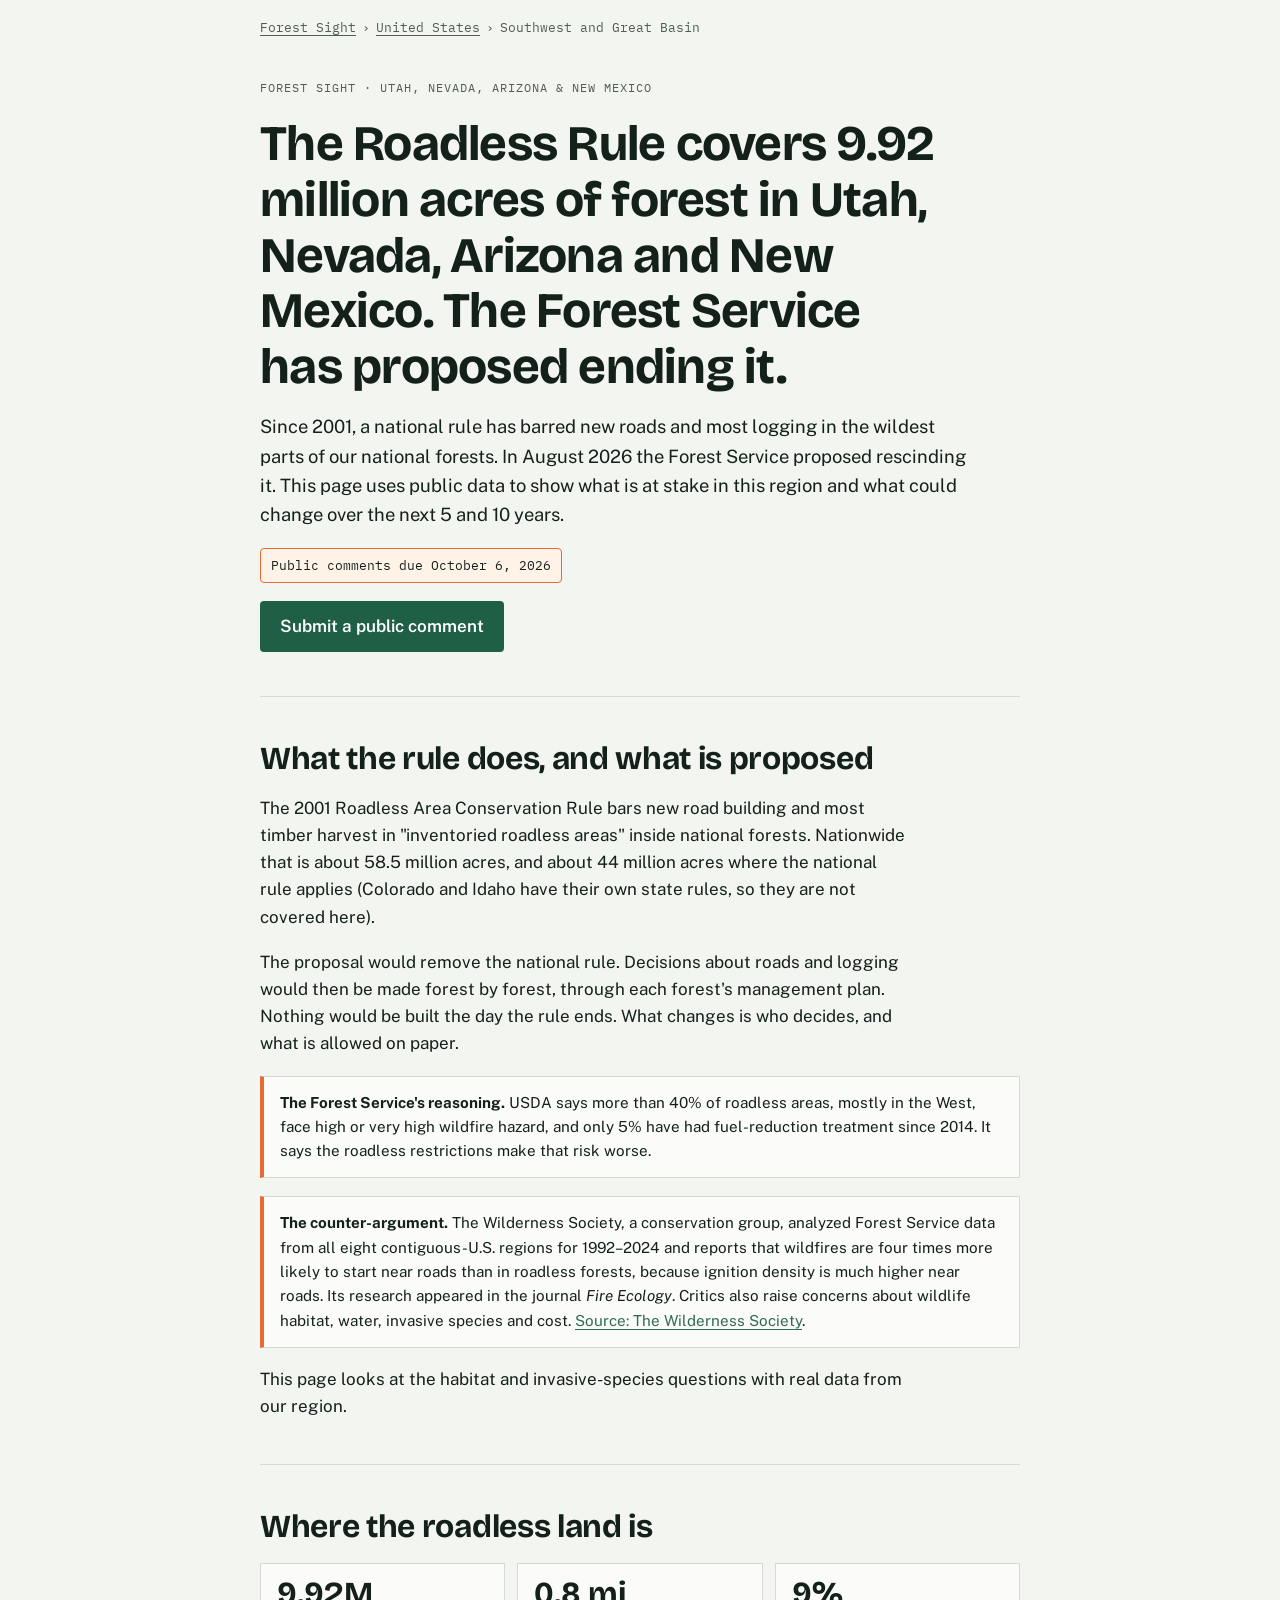
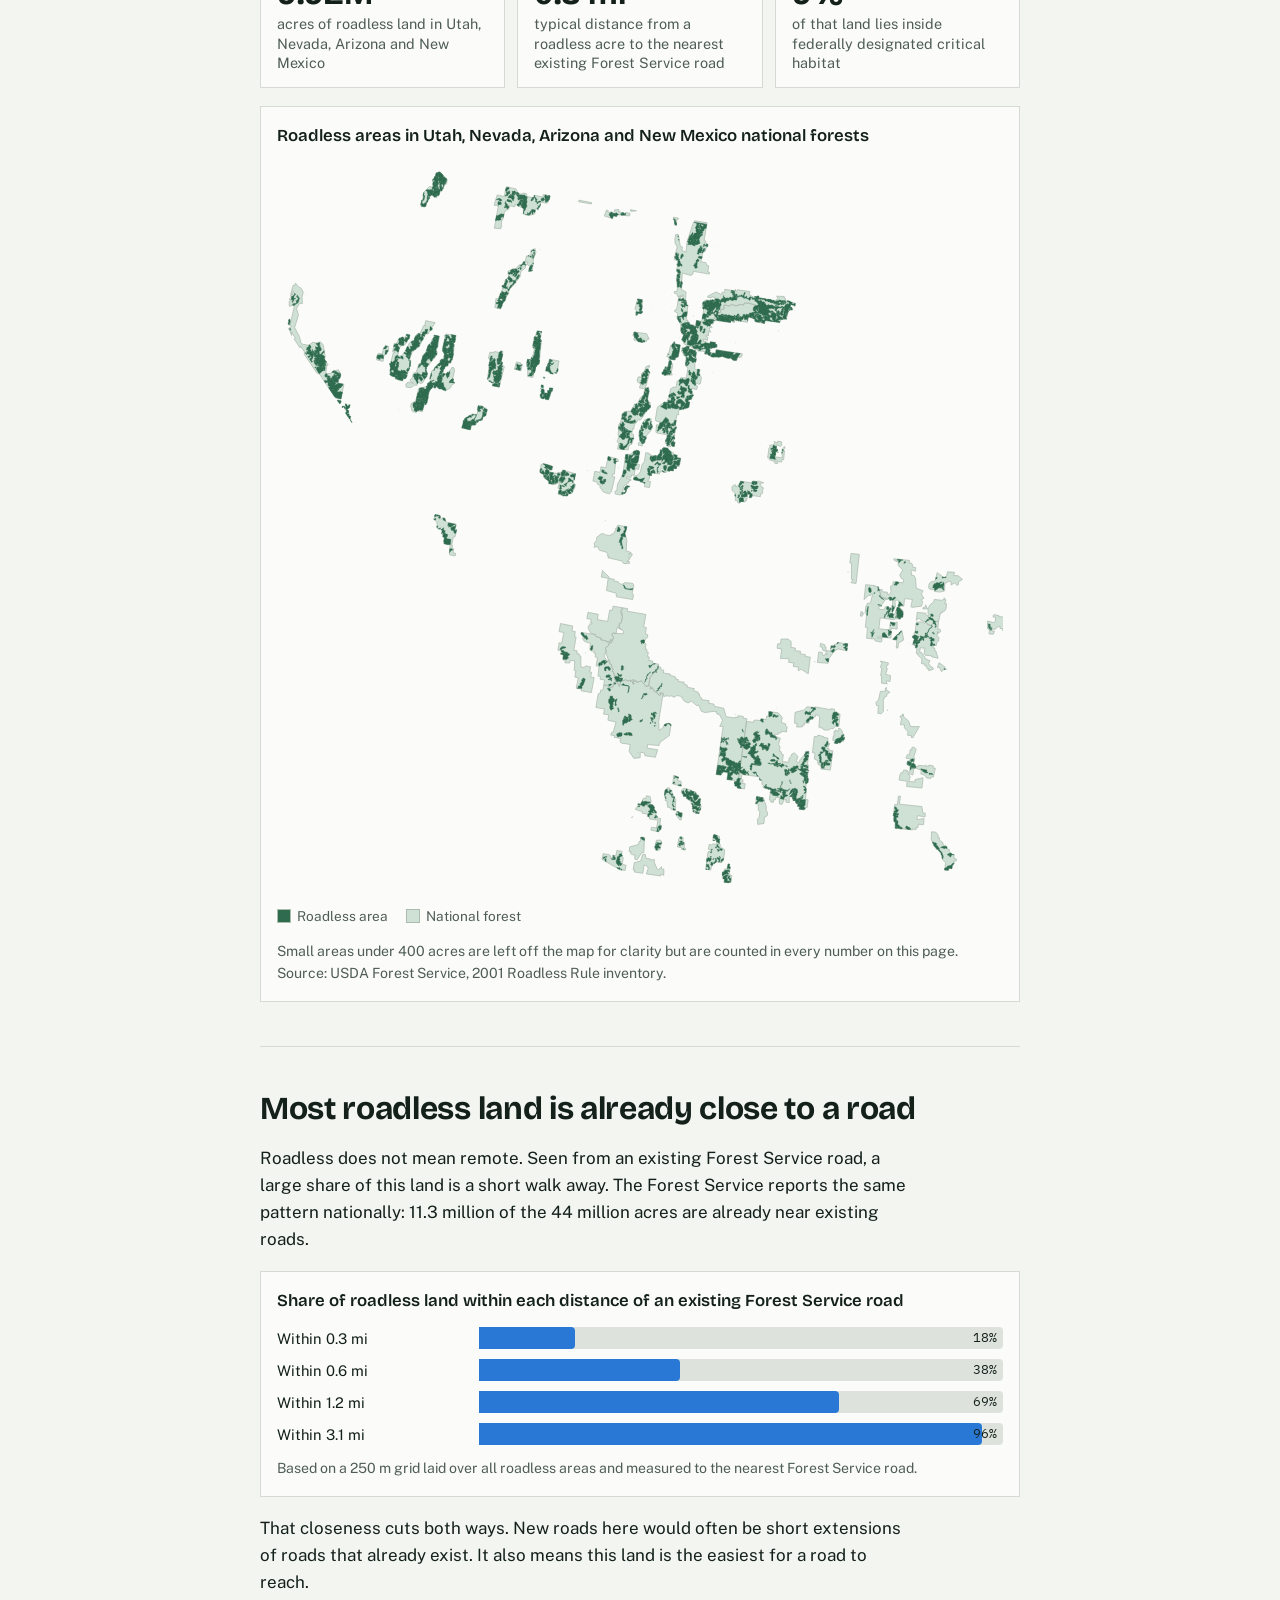
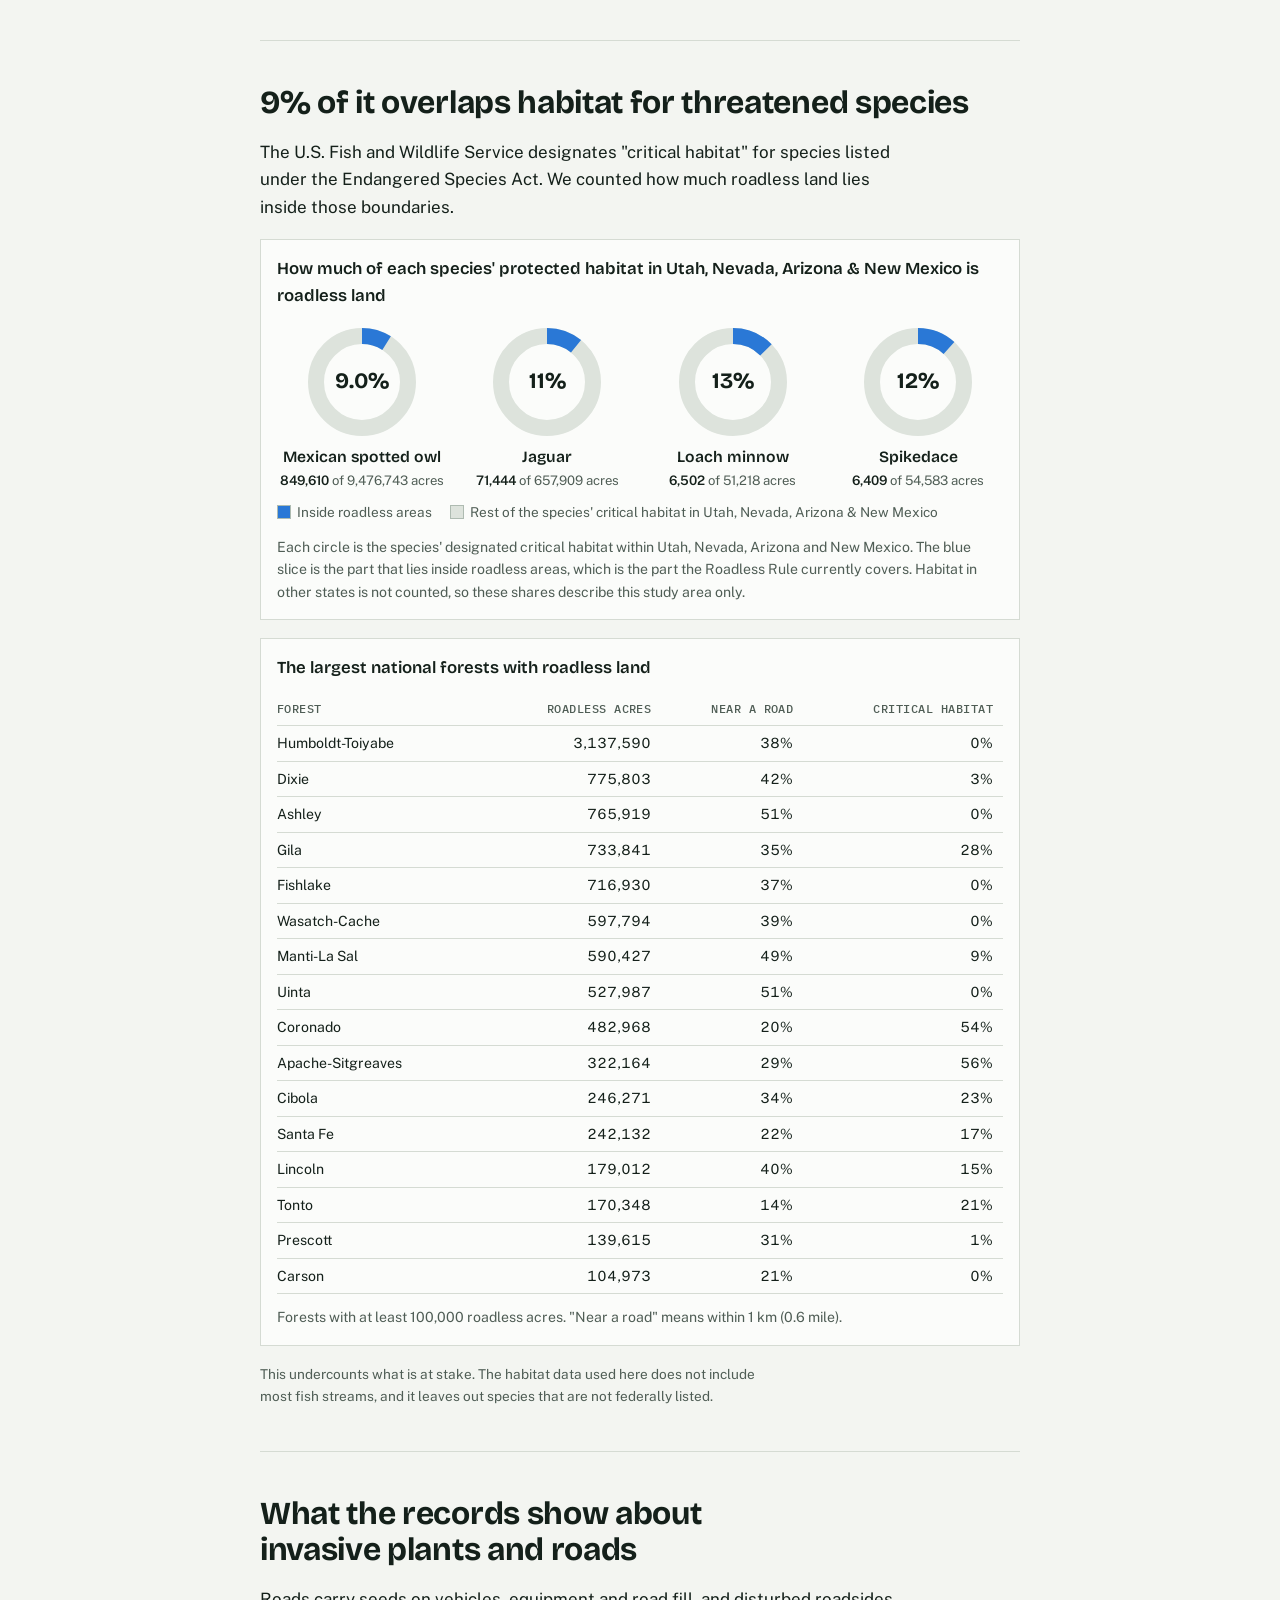
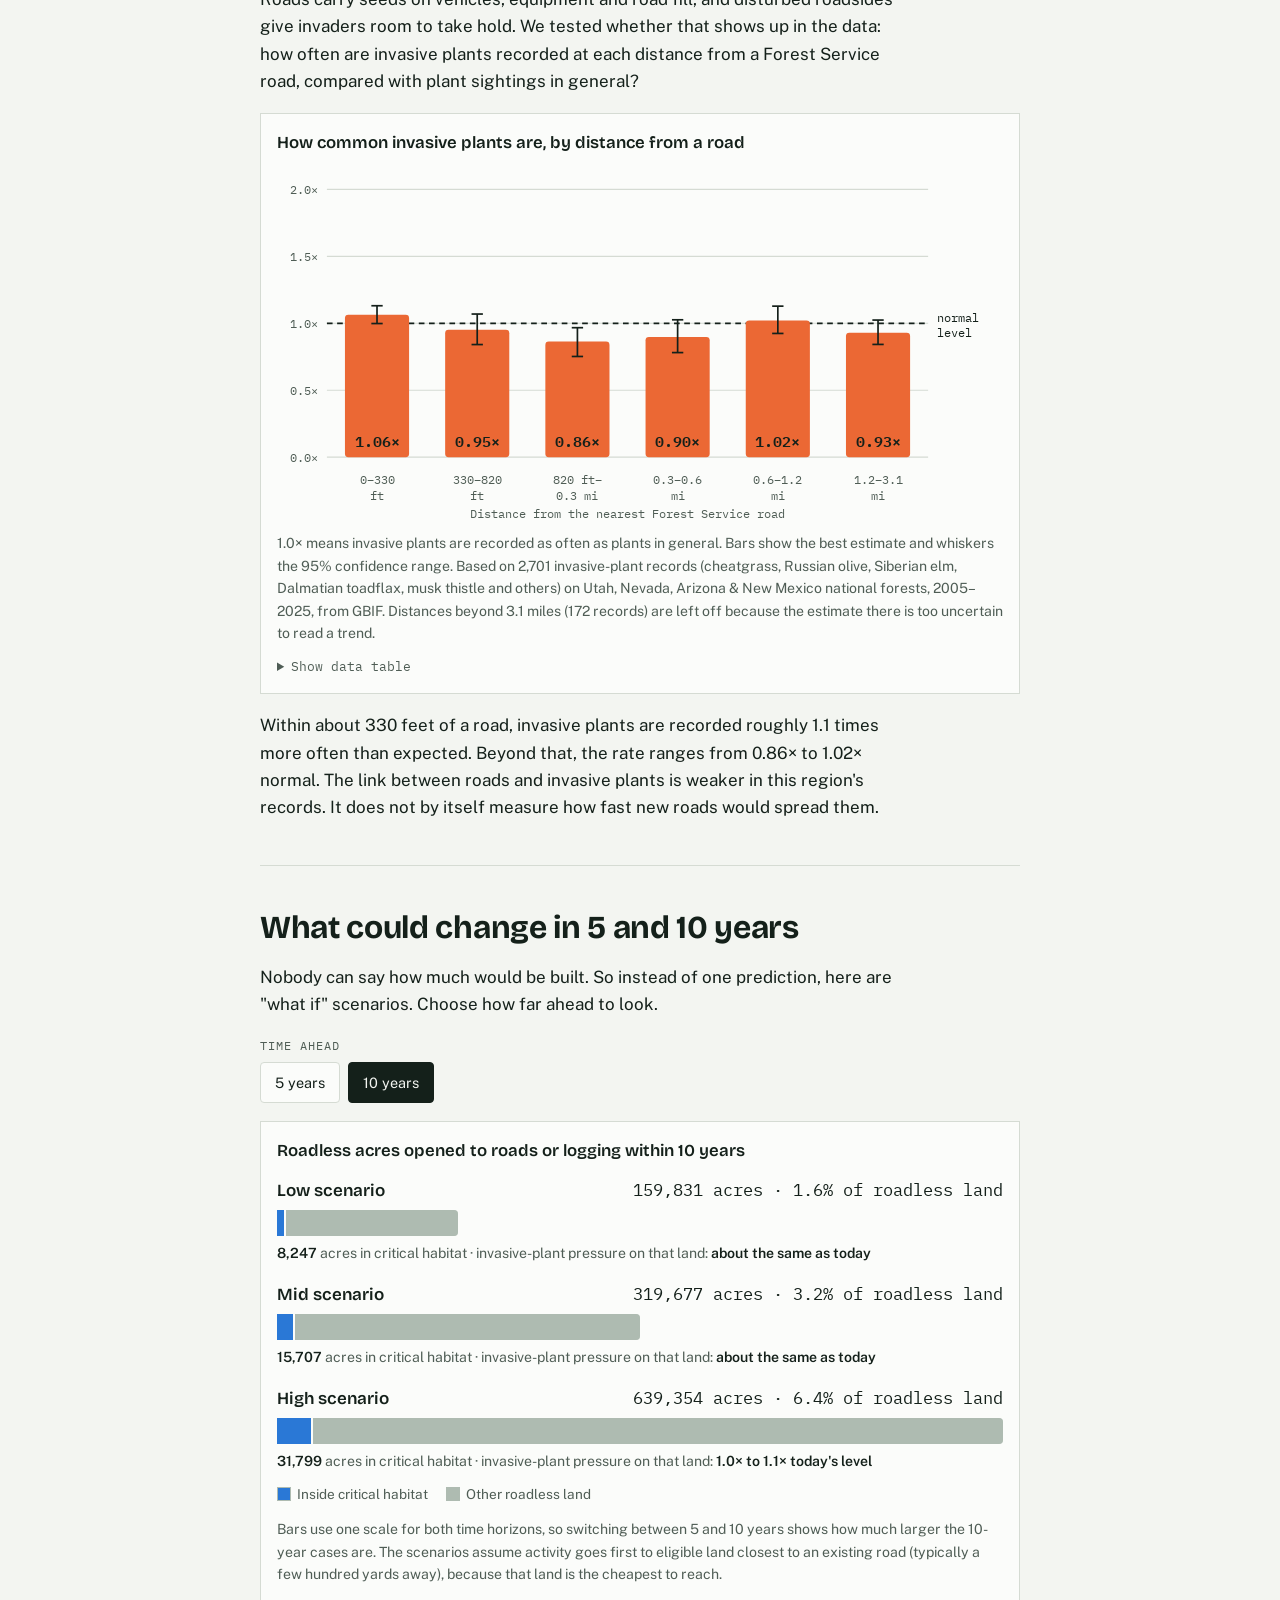
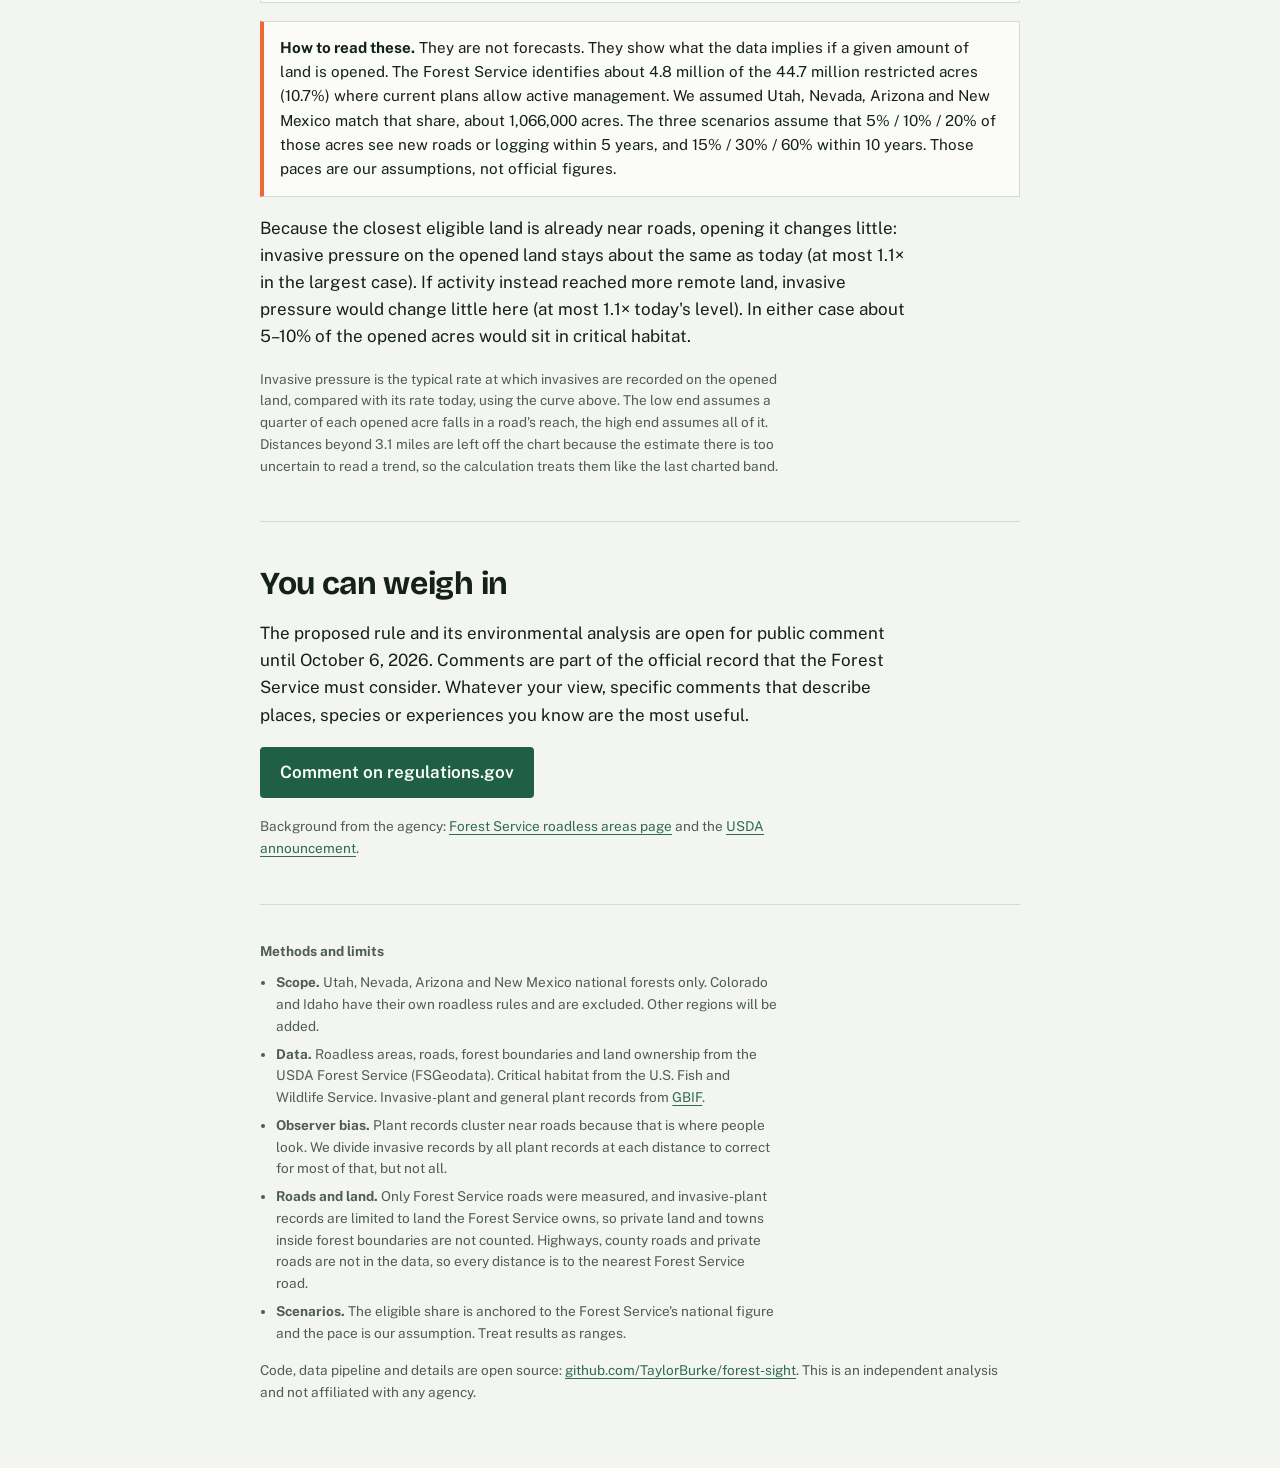
<file: docs/swgb/index.html>
<!doctype html>
<html lang="en"><head>
<meta charset="utf-8"><meta name="viewport" content="width=device-width, initial-scale=1">
<title>Southwest and Great Basin Roadless Report</title>
<meta name="description" content="What the proposed end of the Roadless Rule could mean for habitat and invasive plants in Utah, Nevada, Arizona & New Mexico national forests, with 5- and 10-year scenarios.">
<meta property="og:type" content="website"><meta property="og:title" content="Southwest and Great Basin Roadless Report"><meta property="og:description" content="What the proposed end of the Roadless Rule could mean for habitat and invasive plants in Utah, Nevada, Arizona & New Mexico national forests, with 5- and 10-year scenarios.">
<meta property="og:url" content="https://taylorburke.github.io/forest-sight/swgb/"><meta property="og:image" content="https://taylorburke.github.io/forest-sight/assets/share.png">
<meta name="twitter:card" content="summary_large_image">
<link rel="preconnect" href="https://fonts.googleapis.com">
<link rel="stylesheet" href="https://fonts.googleapis.com/css2?family=Bricolage+Grotesque:opsz,wght@12..96,500;12..96,700&family=Public+Sans:wght@400;500;600&family=IBM+Plex+Mono:wght@400;500&display=swap">
<link rel="stylesheet" href="../assets/style.css?v=92376312">
</head><body>
<main>
<nav class="crumbs"><a href="../index.html">Forest Sight</a> › <a href="../us/index.html">United States</a> › <span>Southwest and Great Basin</span></nav>
<header>
  <div class="kicker">Forest Sight · Utah, Nevada, Arizona &amp; New Mexico</div>
  <h1>The Roadless Rule covers <span id="h-acres">3.98 million</span> acres of forest in Utah, Nevada, Arizona and New Mexico. The Forest Service has proposed ending it.</h1>
  <p class="lede">Since 2001, a national rule has barred new roads and most logging in the wildest parts of our national forests. In August 2026 the Forest Service proposed rescinding it. This page uses public data to show what is at stake in this region and what could change over the next 5 and 10 years.</p>
  <div class="deadline">Public comments due October 6, 2026</div>
  <a class="btn" href="https://www.regulations.gov/document/FS-2025-0001-223869" target="_blank" rel="noopener">Submit a public comment</a>
</header>

<section id="what">
  <h2>What the rule does, and what is proposed</h2>
  <p>The 2001 Roadless Area Conservation Rule bars new road building and most timber harvest in "inventoried roadless areas" inside national forests. Nationwide that is about 58.5 million acres, and about 44 million acres where the national rule applies (Colorado and Idaho have their own state rules, so they are not covered here).</p>
  <p>The proposal would remove the national rule. Decisions about roads and logging would then be made forest by forest, through each forest's management plan. Nothing would be built the day the rule ends. What changes is who decides, and what is allowed on paper.</p>
  <div class="note"><b>The Forest Service's reasoning.</b> USDA says more than 40% of roadless areas, mostly in the West, face high or very high wildfire hazard, and only 5% have had fuel-reduction treatment since 2014. It says the roadless restrictions make that risk worse.</div>
  <div class="note"><b>The counter-argument.</b> The Wilderness Society, a conservation group, analyzed Forest Service data from all eight contiguous-U.S. regions for 1992–2024 and reports that wildfires are four times more likely to start near roads than in roadless forests, because ignition density is much higher near roads. Its research appeared in the journal <i>Fire Ecology</i>. Critics also raise concerns about wildlife habitat, water, invasive species and cost. <a href="https://www.wilderness.org/articles/press-release/new-research-scrutinizes-trumps-forestry-plans" target="_blank" rel="noopener">Source: The Wilderness Society</a>.</div>
  <p>This page looks at the habitat and invasive-species questions with real data from our region.</p>
</section>

<section id="where">
  <h2>Where the roadless land is</h2>
  <div class="stats">
    <div class="stat"><b id="s-acres"></b><span>acres of roadless land in Utah, Nevada, Arizona and New Mexico</span></div>
    <div class="stat"><b id="s-road"></b><span>typical distance from a roadless acre to the nearest existing Forest Service road</span></div>
    <div class="stat"><b id="s-hab"></b><span>of that land lies inside federally designated critical habitat</span></div>
  </div>
  <figure>
    <div class="fig-title">Roadless areas in Utah, Nevada, Arizona and New Mexico national forests</div>
    <svg viewBox="0 0 760 767" role="img" aria-label="Map of roadless areas, shown in green, inside Utah, Nevada, Arizona and New Mexico national forests">
      <path class="map-forest" d="M401.7 529.9L402.2 532.8L404.9 533.2L404.5 536L411.7 537.1L411.5 538.8L416 539.5L417.7 540.7L417.5 542.5L420.2 542.9L419.9 544.8L426.3 545.6L426.1 547.5L429.6 548.9L429.2 550.8L436.9 552.4L435.7 554.1L441 556.2L440.7 558L442.2 557.9L442.7 560.8L444.4 561.9L444.1 563.8L452.3 565L451.9 567.7L457.3 568.5L458.2 571L467.7 572.9L470.1 581.7L479.5 583.1L479.7 582.1L482.4 582.5L482.6 580.7L488.1 581.4L487.9 583.3L491.9 583.9L482.1 654.6L479.3 654.2L479.2 648.6L471.1 647.4L472.1 640.1L467.1 639.4L464.8 642.8L459.8 642.2L467 591.9L463.5 591.9L466.5 585.5L463 579.4L460.6 579L460 575.8L458.7 576.9L457.9 576L448.1 577.4L444.3 576.2L441.4 569.6L439.6 570.2L433.6 565.4L431.3 567.1L429 566.9L426 565.1L422.7 560.2L418.2 559.6L416.3 561.4L411.8 559.6L411 560.8L409.5 559.8L404.7 560.5L404.3 557.3L400.9 556.8L402.1 558.2L400.4 559.4L395.2 555.3L392.6 551.2L391.1 552.9L391.6 550.7L388.9 549.2L390.3 540.9L393.5 536.9L393.2 535.3L396.4 534.4L396.2 532.7L398.8 531.3L398.5 529.1L401.7 529.9ZM469.5 647.4L469.5 647.5L469.5 647.4L469.5 647.4ZM480.3 578.9L480.3 579.2L480.1 578.9L480.3 578.9ZM404.5 532.4L404.6 532.4L404.4 532.5L404.5 532.4ZM399.1 528.7L399.2 528.6L399.1 528.7L399.1 528.7ZM398.8 528.4L399.1 527.9L399.2 528.6L398.8 528.4ZM668.3 429.4L663.9 428L663.6 430.8L664.5 430.9L664.2 433.7L666.9 434L668.4 436.9L669.2 447.3L676.3 449.9L674.6 453.4L677.3 457.9L674.5 459L675.9 462L674.6 466L664.4 467.3L663.6 466.3L665.2 459L657 458.1L656.2 466L652.1 465.6L651.9 467.2L650.2 465.2L651.4 462.8L650.8 461L649.5 459.6L646.9 460.1L647.4 466.9L644 465.2L644.7 459.6L641.5 460L639.6 457.6L639.7 458.8L637.9 458.8L632.2 456.3L631.2 448.8L633.5 448.6L633.7 450.9L639.1 451.5L638.9 453.4L641.2 453.6L642.9 451L642.1 445.6L644.6 443.7L645 440.5L655.5 441.5L656.1 438.4L653.5 436.8L651.9 433.6L655 428L650.2 423.4L650.4 419.8L646.3 418.3L645.6 416.4L662.1 418.1L661.9 420.8L664.6 421.1L666 425.5L668.7 425.7L668.3 429.4ZM679.8 473L680 472.8L680 472.9L679.8 473ZM698.5 457.2L698.9 459.2L700.4 459.3L699 463.3L700.9 463.5L700.4 468.9L699.1 471L696.5 471.7L696.7 473L694.6 473.1L692.6 481.7L688.7 482.5L684.3 486.1L681.3 485.4L679.4 482.8L673.7 480.6L671.9 478.5L669.3 480.9L670.2 472.5L679 473.4L679.1 475.2L681.7 476.6L681.5 468.7L676.1 469L676.3 467.6L678.8 466.9L679.1 464.6L680.1 467.9L681.9 468.3L683.1 465.2L687.5 461.3L687.9 459L696.2 459.9L698.4 458.6L698.5 457.2ZM687.1 458.3L687.1 458.3L687.1 458.3L687.1 458.3ZM713.1 434.2L717.6 438.1L713.2 440.7L713.4 443.5L712.3 444.4L709.3 441.8L705.6 443.9L705.5 440.3L702.2 439.7L701.6 441.2L699 442.1L699 450L693.9 451.3L688.3 450.5L688.6 448.4L684.3 448.9L684.1 447.2L682.9 448L682.1 446.7L682.7 442.3L685.7 440.1L688.7 440L691.1 430.9L698.1 436L700.9 435L701.9 430.1L709.3 430.6L708.4 434L713.1 434.2ZM597.6 430.2L598.1 430.2L597.6 430.4L597.6 430.2ZM606.2 442.2L600.8 441.5L603.1 438.1L601.3 437.9L601.5 421.1L599.7 420.9L600.9 410.8L609.6 411.8L606.2 442.2ZM814.9 470.9L814.2 480.9L812.3 480.7L812.5 478.9L806.1 478.4L805.6 473.7L803.8 473.6L804.3 469.7L807.9 470L808.1 467.6L810.9 466.5L811.5 459.1L808.8 458.9L807.8 453.2L805.1 452.1L805.8 450.3L809.8 450.6L811.3 452.6L818.3 453L817.9 458.3L819.6 458.4L819.1 464.2L817 465.6L816.5 472.5L814.9 470.9ZM572.4 602.6L572.3 603.5L576.6 604L576.9 609.6L578.7 609.8L576.3 615.1L578.1 615.3L577.9 617.2L581.9 617.4L579.3 637.6L569.4 636.5L569.7 633.8L566.3 631.5L565.9 627.7L562.5 625.9L563.3 619.8L560.5 619.5L562.5 602.4L565.2 602.7L566.3 601L572.4 602.6ZM591.8 599.1L593.5 600.3L593.2 603L594.1 603.1L592.7 607.6L590.8 607.4L589.7 609.2L587.1 608.8L586.9 609.9L583.3 609.4L583.7 606.7L581.8 606.4L582.4 601.8L583.3 601.9L583 597.2L584.3 597.4L584.5 595.5L587.5 597.3L587.9 594L589.7 594.2L592 597.3L591.8 599.1ZM585.8 594.6L585.8 594.5L585.8 594.6L585.8 594.6ZM585.8 594.5L585.8 594.5L585.8 594.5L585.8 594.5ZM563.1 571.4L579.6 574.4L579.7 573.4L583.8 573.9L583.6 575.8L589.5 579.3L588.1 592.2L584.5 591.8L582.4 594.3L579.7 594.1L577.6 595.7L572.4 595.6L571.7 594.1L567.3 592.7L568.1 582.3L566.5 580.2L563.8 579.9L563.6 581.8L561.2 582.4L561 584.4L557.2 584.9L556.8 588.6L552.3 588L551.9 590.7L550.1 590.5L549.9 592.4L544 592.6L544.5 588.9L541.8 588.6L542.3 577.2L551.7 574.7L554.8 571.3L563 572.3L563.1 571.4ZM562.9 524.1L563.2 524.2L562.9 524.6L562.9 524.1ZM527.6 500.5L534.9 500.4L538.2 502.9L538.2 509.2L542.7 509.9L542.4 512.6L548.1 513.3L547.7 516L553.1 516.7L552.9 518.6L558.3 519.4L556.1 536.8L548.9 532.1L545.5 533.5L546 529.9L540.5 529.1L541 525.5L535.6 524.8L536.1 521.1L527 520.8L528.3 510.8L523.5 510.1L524 505.5L527.1 505.2L527.6 500.5ZM596.6 512.7L587.4 510.8L583.4 513L577.7 521L576.9 525.8L565.8 525L567 514L570.6 514.4L571.5 517.7L573.6 517.2L574.1 515.3L575.7 516.7L575.3 513.2L571.7 512.7L570.4 508.9L568.6 508.6L569 505L573.4 506.4L573.6 508.7L574.8 508.9L574.5 512.4L579.3 513L580.1 507.2L583.3 507.6L583.6 505.8L585.4 506L586.5 504.1L597.4 505.3L596.6 512.7ZM539.1 506.6L539.1 506.7L539 506.7L539.1 506.6ZM655.7 581.4L661.2 586.2L663.3 592.1L672.5 592.1L665.8 603.6L663.8 603.4L664.4 601.6L660.1 601.1L660.5 597.5L656.7 593.3L657 590.5L652.5 590L654 583.7L652.3 582.5L652.6 580.7L654.9 581L654.6 579.1L655.9 579.1L655.7 581.4ZM638.8 575.1L639.5 574.7L639.5 575.1L638.8 575.1ZM637.7 553.5L641.7 556.2L638.5 558L638.2 560.4L636.2 561.1L634.7 564.8L634.8 576L632.6 578.6L629 578.2L629.6 570.2L627.6 570L627 566.8L629.7 564.1L631.7 555.2L637.1 555L636.7 551.9L638 551.2L637.7 553.5ZM638.2 528L637.7 530.9L639.1 531.3L637.1 537.3L642.4 538.8L641.7 544.8L638.1 544.3L637.8 546.7L639 547.3L632.8 546.6L632.8 538.5L631.9 538.5L633.2 531.2L631.6 530.1L633.1 525.8L631.7 523.5L640 525.4L639.6 527.8L638.2 528ZM756.1 476.2L756 477.1L764 477.5L764 480.6L761.2 481.3L760.7 486.8L765 486.7L764.8 489L762.3 488.8L762.1 491.6L759.4 491.4L759.5 489.5L756.8 489.3L757 487.4L755.1 487.3L751.7 490.2L748.5 490L748.4 492L751.1 492.2L749.9 495.4L745.4 495.1L745.9 490.2L744 490L743.8 481.6L750 483.1L751.9 482.3L752.3 477.7L749.6 477.4L749.8 475.6L750.8 474.8L756.1 476.2ZM366.6 471.3L386.2 474.7L383.8 487.8L386.7 488.3L385.7 494.7L388.2 496.1L387.8 498.8L385.1 501.5L384.6 504.3L386.3 505.4L385.5 510.9L387.3 511.2L386.9 513.9L388.7 514.2L387.9 518.8L389.7 519.2L389.1 522.8L393.3 523.4L393 525.7L399.5 526.7L398.8 531.3L396.2 532.7L396.4 534.4L393.2 535.3L393.5 536.9L390.3 540.9L390 546.6L388.1 549.8L386.1 550L381.6 544.2L377.5 545.6L376 545.2L376.2 544.2L373.7 544.6L372.8 545.8L374.1 547.1L372.7 547.7L372 545.3L373.9 543.6L372 543.1L370.1 545.2L370.3 543.4L367.1 544.6L365.1 543L359.9 545L358.2 549.9L356.8 545.9L354.2 544.6L354.4 538.8L352.7 537.7L352.3 534.7L350.6 534L352.3 531.9L350.5 530.3L350.2 527.3L348.7 526.7L343.7 513.9L344.7 513.7L343.8 509.9L346.8 507.6L347.2 505.2L350.3 504L352.3 499.2L350.5 495.5L351.6 494.2L362.3 495L362.7 492.1L358.6 489.2L358.1 486.7L358.5 484.1L360.5 483.3L361.7 476L360.8 475.8L361.3 473.3L359.8 473.1L360.3 470.2L361.2 470.4L361.7 467.7L367.1 468.6L366.6 471.3ZM524.8 577.7L528.8 582.3L528.1 587.8L532.5 589.3L532.3 591.1L534 592.3L533.3 597.7L527.9 597L527.6 598.9L524.9 598.5L524.7 600.3L521.1 599.9L520.8 601.7L526.9 604.4L525.1 610.5L526.6 613.4L526 618L527.8 618.3L528.3 621.2L530.1 621.4L529.1 628.7L535.6 629.4L536.2 624.9L538.2 623.3L538.4 621.4L541.4 619.6L545.4 623.3L543.9 627.8L544.5 629.8L546.3 630L547.7 626.5L553 620.7L553.4 617.9L557 618.1L555.3 632L556.2 632.1L555.4 646L556.2 647.1L555.8 650.8L553.9 651.7L553.3 657.1L554.1 657.2L553.3 668.3L556 668.7L555 676.8L553.2 676.6L552 679.2L546.5 678.6L546.9 675.8L545 675.6L545.4 672.9L543.6 672.6L543 669.8L540.2 669.4L539.8 665.7L536.2 665.2L536.3 671.7L532.5 671.1L533 668.5L531.1 668.2L528.8 673.4L525.9 673L525.7 666.5L522.2 666.1L521.8 668.8L520 668.6L519.7 671.4L516.9 671.1L517.2 669.2L515.4 669L516.8 658.3L508.9 655.8L509.2 653.6L507.5 652.4L508 648.8L505.3 648.4L504.9 644.6L486.8 642.2L486 647.6L487.9 647.9L487.4 651.5L490.1 651.9L489.4 657.3L481.8 656.3L491.5 586.7L498.8 587.6L499 585.9L500.9 585.2L506.4 585.8L506.6 584L512.1 584.7L512.6 581.1L514.4 581.3L514.9 576.4L524.8 577.7ZM512.1 679.8L513.6 681.8L513.2 685.5L510.2 687L509.8 693.5L503.2 694.5L503 688.9L504.7 687.2L505.5 680.8L503.8 679.7L503.8 673.1L501.1 672.8L502 665.4L509.2 666.5L512.3 676.2L512.1 679.8ZM521 673L521 673L521 673L521 673ZM522.8 572L522.7 572L522.6 572L522.8 572ZM462.9 715.1L464.2 715.8L463.7 719.5L465.7 718.8L468.8 721.2L467.3 731.9L465.1 734.4L459.6 733.6L457.9 735.7L456.5 735.5L454.9 737.6L454.2 742.2L448.7 741.4L451.2 723.3L455.2 721.6L451.6 720.6L452.4 715.6L455.1 715.9L456.2 714.7L459.9 715.6L460.2 711.4L456.2 711.4L457.1 705L463.2 707.1L462.9 715.1ZM366.1 737L366.2 737.2L366.1 737.1L366.1 737ZM385.6 726.1L386.4 730L390.9 730.7L390.7 731.6L395.2 731.4L394.8 733.7L398.1 741.5L399.4 741.7L402.6 738.8L402.3 741L405 741.4L404.9 747.8L401.9 746.4L401.6 748.5L386.7 746.3L388.6 740.3L387.1 737.6L384.3 737.1L383 745.7L374.1 744.3L374.2 742.1L372.9 742L374 734.5L380.7 732.8L382.8 725.7L385.6 726.1ZM361.2 722.6L360.6 726.3L362.5 729.4L361.4 736.1L365.3 737.3L364.4 742.8L359.2 742L340.3 731.2L341.3 725.1L347.5 726.1L349.2 727.3L348.8 730.1L350.6 730.4L351.2 726.7L354.8 727.3L355.7 721.8L361.2 722.6ZM384.7 708.3L384 724L381.9 723.8L377.3 731.3L374.6 730.9L374.5 726.5L371.8 726.1L370.1 724.9L370.5 723L368.6 722.7L369.3 718L378.5 715.6L379 712.5L380.4 712.2L380.6 708.1L384.7 708.3ZM402.6 711.9L401.1 721.1L396.5 721.3L395.4 719.2L397.2 711.1L400.9 710.8L402.6 711.9ZM372.2 686.6L371.3 687.6L371.7 686.5L372.2 686.6ZM390.5 665.2L391.6 670.1L390.6 673.7L393.6 674.1L395.1 676.2L394.7 679L397.2 681.2L396.6 684.9L398.9 688L401.6 688.4L400.8 695L402.5 695.2L401.8 699.7L399.4 702.2L391.4 700.5L392 697.5L397.5 698.2L398.7 690L389.7 688.7L390 686.8L387.5 685.2L388.1 683.7L382.3 682.8L382.5 681L375.4 679L375.7 677.2L377.6 676.5L378.3 672.3L380.9 673.3L383.6 667L386.4 667.4L386.4 664.6L390.5 665.2ZM410.9 658.2L413.3 659L413.7 662.3L417.4 668.5L416.9 679.6L412.9 679L411.4 676.9L408.9 676.5L408.2 669.9L406.4 669.6L406.9 666.4L405.5 663.9L406.3 658.5L409.2 656L411 656.3L410.9 658.2ZM473.3 747.3L476.1 747.7L475.1 755L468.1 755L468.5 751.6L466.8 751.4L466.4 744.3L467.8 744.5L468.2 741.5L471.5 740.6L472.2 735.9L473.9 736.2L473.5 738.9L474.5 739L473.3 747.3ZM425.1 707.9L425 713.4L426.8 713.7L426.2 718.3L427.8 719.5L427.6 721.3L423.4 720.7L423.7 718.9L419.2 718.2L420.6 709L422.4 707.4L425.1 707.9ZM421.4 689.6L417.6 684.4L418.2 680.7L424.3 682.6L423.2 689.9L421.4 689.6ZM433.7 658.8L433.6 659.7L438 660.4L439.4 663.4L441.2 663.7L442.1 667.6L443.4 667.7L442.6 673.2L444.1 675.3L441.7 683.3L435.5 681.4L435.1 673.9L433.4 672.7L433.7 670.9L428.7 667.3L429 665.5L425.3 665L425.6 663.1L423.1 661.3L423.7 658.2L425.8 656.7L433.7 658.8ZM446 658.9L446 658.9L446 658.9L446 658.9ZM419.4 648.7L423 649.2L423.2 654.4L414.4 652.2L415.2 642.9L420.4 645L419.4 648.7ZM352.5 390L356.8 381.3L366.2 382.9L364.1 389.9L366.2 396.1L365.5 408.2L370.4 409.7L368.2 412L370.7 410.5L372.2 412.3L370.7 412.9L371.4 413.6L369.7 414.3L370 415.3L368.2 415.3L369.2 417L366.2 419.2L368.7 419.1L369.1 421.2L362.9 421.5L361 418.7L346.3 415.3L347.8 414.6L345.6 413.2L346.8 412.7L345 409.6L337.5 407.4L335.5 403.7L331.6 404.3L332.6 403.3L332 400.2L334.8 396.7L334.6 394.1L339 390.5L342.3 390.1L343.5 391.4L349.4 392.3L349.6 390.9L352.5 390ZM361.7 467.7L359.8 473.1L361.3 473.3L360.8 475.8L361.7 476L360.5 483.3L358.5 484.1L358.1 486.7L358.6 489.2L361.1 490.8L356.1 488.3L355 494.8L351.6 494.2L350.5 495.4L352.3 499L351.1 501.6L349 501.3L348.7 503.1L345.1 503.5L345.2 502.6L339 501.1L339.3 499.7L333.3 497.3L333.6 495.9L328.4 494.3L325.8 489.4L325.9 486.8L330.1 483.8L328.3 483.6L328.9 479.8L324.4 479L325.6 472.5L336.3 474.6L335.4 480.1L346.1 482L348.3 470.1L351 470.6L351.8 466L361.7 467.7ZM327.1 484.7L327.7 484.4L327.6 484.8L327.1 484.7ZM340.7 428.6L347.8 435.7L347.6 437L353 437.9L352.7 439.8L357.1 440.5L358.6 442.6L361.4 443.1L364.4 441.3L372.6 442.2L373.6 444.2L371.8 452.4L373.2 454.1L372.4 459.1L355.3 456.2L355.1 452.4L344.9 449.7L346.7 436.8L339.5 435.6L340.7 428.6ZM353.9 384.6L354.4 384.7L354.1 385.1L353.9 384.6ZM344.2 376.7L344.2 376.9L344 376.7L344.2 376.7ZM343.6 376.5L343.6 376.5L343.7 376.6L343.6 376.5ZM366 544.1L370.3 543.4L370.1 545.2L372 543.1L373.9 543.6L372 545.3L372.7 547.7L374.1 547.1L372.8 545.8L373.7 544.6L376.2 544.2L376 545.2L377.5 545.6L381.6 544.2L386.1 550L389.4 549.3L391.6 550.7L390.5 552L391.6 553.1L392.6 551.2L395.2 555.3L398.2 556.6L399.6 558.9L401.7 558.9L400.9 556.8L404.3 557.3L399.6 586.3L400.1 596L403.4 593.8L406.2 589.3L411.2 588.7L412.5 590.3L410.7 601.5L400.9 608.6L399.9 611.9L388 610.9L387.4 614.6L398.5 616.3L396.1 624.2L385.1 622.5L384.7 619.7L380.2 619L380.2 624.6L373.6 625.4L368.6 618.1L369.8 610.8L360.8 609.4L359.1 608.2L359.7 604.5L353 603.4L353.3 601.6L349.3 600.9L350.4 598L352 597.8L354.9 587.4L346.4 585.4L347.3 579.9L341.9 579L342.8 573.6L333.8 572.1L336.3 557.7L338.3 557.1L338.8 553.8L341.1 554.2L341.9 549.3L345.2 548.5L348.8 551.7L352.6 549.4L352.3 546.1L355.4 544.9L358.5 549.9L359.9 545L365.1 543L366 544.1ZM377.6 619L377.6 618.8L377.7 619L377.6 619ZM675.1 675.8L676.2 682.5L678.7 682.8L678.4 686.6L670.4 685.3L670 689.5L677.4 688.4L676.8 694.9L671.4 694.3L671.1 697.7L669.3 697.5L669.1 699.8L665.3 699.4L665.3 700.3L647.1 698.4L647.3 691.8L645.9 691.7L646.1 685.6L645.1 685.5L646.7 673.7L649.5 674L650.5 664.8L652.7 665L651.6 673.3L675.1 675.8ZM709.2 732.5L706.5 740.7L702.9 740.4L702.5 742.7L698.9 742.2L700 734.5L696.7 731.4L695 723.8L687.4 716.6L684.8 709.8L685.2 702.2L689.7 702.6L692.1 705.5L691.9 708.3L693.5 708.4L693.3 710.6L697.2 713.8L697.1 715.6L701.4 717.9L701.3 719.7L703.9 720.9L703.8 722.7L706.1 725.8L708.9 726L708.6 729.7L711.2 730.8L711 732.7L709.2 732.5ZM668.2 640.3L668.1 640.3L668.2 640.3L668.2 640.3ZM667.3 628L666.1 630.7L669 633.7L670.8 633.9L671.4 632.6L682.3 633.7L682.4 632.3L687 633.3L686.8 635.7L689.2 635.6L687.1 644.9L685.3 644.7L684.2 646.4L679.9 645.9L678.4 643.1L674 641.7L674.3 637.8L668.6 635.5L666.4 636.2L665.8 642.6L660.4 641.3L662.8 644.2L661.4 649.5L667.7 650.1L667.9 647.7L676.3 645.6L675.2 656.4L659.1 654.8L659.6 649.4L651.2 648L652.2 642.2L653.3 640.4L654.9 640.6L656.1 637.5L659.8 637.8L659.6 639.3L662.4 639.6L663.1 633.2L659.6 631.9L660 628.3L662.7 627.6L662.9 625.8L658.5 625.3L659.8 621.5L662.1 621.8L662.7 616.3L664.4 616.5L664.7 613.7L667.4 614L669.1 616L666.8 623.3L667.3 628ZM679.2 632.5L679.7 632.1L679.7 632.5L679.2 632.5ZM667.5 625.4L667.9 626.2L667.5 626.1L667.5 625.4ZM310.7 512.2L314.3 512.8L313.8 515.6L316.6 516.2L316.3 518L318.1 518.4L318.1 529.7L321.7 530.3L322.9 528.5L328.2 529.5L327.3 534.9L329.3 535.2L328.4 540.2L332 540.8L329.1 556.5L318.4 554.6L318.7 552.8L313.2 551.9L315.4 540.9L311.8 540.3L312.9 533.5L311.1 533.2L311.7 523.4L307.1 522.6L306.6 525.4L301.4 525.4L301.9 522.7L299.2 522.2L299.8 516.9L297 516.3L297.7 512.7L294.1 512.1L295.4 504.3L298 504.8L300.4 493.6L295.3 492.7L296.8 484.2L309.6 486.8L308.7 491.9L312.3 492.6L311.4 498L313.1 498.3L310.7 512.2ZM319.9 528.5L319.9 528.5L319.9 528.5L319.9 528.5ZM318.5 493.6L333.6 495.9L333.3 497.3L339.3 499.7L339 501.1L345.2 502.6L345.1 503.5L348.7 503.1L349 501.3L351.1 501.6L350.3 504L347.2 505.2L346.8 507.6L343.8 509.9L344.7 513.7L342.2 518.2L345.1 522.9L346.9 523.2L347.1 522L347.9 522.9L348.7 526.7L350.2 527.3L350.5 530.3L352.3 531.9L350.7 534.1L352.3 534.7L352.7 537.7L354.4 538.8L353.7 540.4L354.9 541L353.5 542.8L355.4 544.9L352.3 546.2L351.9 550.2L347.8 551.9L345.3 548.5L341.9 549.3L342.9 543.3L338.2 542.5L338.7 539.6L336 539.2L337.1 529L334 528.5L335.6 519.6L332.9 519.1L333.5 515.5L331.7 515.1L332 513.3L327.6 512.4L328 505L321.6 502.7L320.1 500.5L320.6 497.8L318.2 495.5L318.5 493.6ZM323.1 514.8L323.5 514.8L323.1 514.8L323.1 514.8ZM626.3 444.6L626.1 445.5L629.7 445.8L632.2 456.3L638 457.9L632.8 464.9L632.9 466.5L630.2 466.2L629.9 469.2L635.2 469.7L636.7 467L638.8 466.1L641 467.3L641.3 469.7L642 467.7L643.7 468L644.4 465.1L646.8 467.2L644.1 473.2L646.4 475.1L649.2 466.9L651.8 467.1L655.6 471.2L655 477.4L652.6 477.9L652.5 479.6L647.9 479.2L646.1 480.3L631.4 478.2L630.1 489.7L640.4 490.8L643.4 492.5L642.6 499.3L629.2 498.3L628.6 499.3L633.4 499.8L633 503.1L631.7 503.6L626 502.3L626.2 500.5L617.2 499.6L618.1 488.4L615.9 488.1L617.4 473.5L615.6 473.3L616.5 465.9L617.4 466L617.7 463.2L621.4 462.7L623.4 453.6L621.6 453.4L621.4 454.8L619.1 455L614.5 459.1L616.3 443.5L626.3 444.6ZM666.9 503.7L666.1 502L667.1 502.2L667.3 499.8L666 499.8L664.8 497.2L666.7 497.5L667 493.8L668 493.9L669.2 482.7L675.4 482.5L678.4 484.1L679.4 482.8L681.3 485.4L684.3 486.1L688.7 482.5L692.6 481.7L691.7 490.2L694 490.1L694.9 491.9L693.6 493.8L692.2 493.1L691.8 495.3L691.5 492.6L690.9 497.6L693 498.7L692.6 502.6L690.5 504.4L690.2 507.3L687.1 506.9L686.7 509.6L688.5 509.8L688.6 512.7L689.7 512.8L692.1 520.6L685.3 519L685.4 518.1L678.6 517.4L677.5 515.7L678.3 510L673.4 509.5L672.9 514.5L674.9 514.7L679.6 521.6L683.6 523L682.3 526.1L683.1 528L687 530.8L686.9 532.2L682.2 533.6L682.4 531.7L680.6 531.6L679.9 528.7L678 528.5L678.2 526.6L674.6 526.2L675.1 521.2L670.9 517.5L671.1 515.7L669.3 515.5L669.8 510.8L667 506.8L664.8 506.1L666.9 503.7ZM650.6 504.7L650.1 509.7L648.3 509.9L648.9 501.5L644.5 500.6L654.1 491.4L656.1 501.4L650.6 504.7ZM649.2 482.5L649.2 490L643.8 489.4L643.2 490.8L641.3 490.9L642.3 482.5L646.5 483.5L649.2 482.5ZM693 525.3L698.6 529.1L700.9 532.3L698 532.2L695.9 534.6L695 533.9L693.7 530L691.4 530.3L693 525.3ZM613.2 472.1L612.5 476.6L610.7 476.4L611.2 471.8L613.2 472.1ZM614.4 474.1L613.9 474.5L613.5 474L614.4 474.1ZM676.5 511.1L676.3 511.2L676.3 511L676.5 511.1ZM699.9 510.8L699.9 510.8L699.8 510.8L699.9 510.8ZM661.5 504.1L661.6 504.2L661.5 504.2L661.5 504.1ZM665.6 503.9L665.9 503.8L665.9 503.8L665.6 503.9ZM530.8 143.5L532.2 143.7L532.4 146.2L542.6 149L542.2 152.1L537.9 150.1L537.3 152.6L539.2 153.6L539.4 155.9L535.3 156.2L533.3 165.6L527.6 165.9L526.3 169L510.9 166.9L510.4 170.2L500.8 168.2L500.3 165.3L493.2 163.4L492.4 168.8L478.9 166.9L478.5 169.6L476.9 167.5L475.1 167.2L474.8 169.1L472.1 168.7L459.6 166.7L457.6 164.5L459.3 163.5L457.5 160.7L461 161.3L461.6 158.5L463.8 158.9L464.8 155.8L468.1 154.7L467.7 151.2L468.7 150.8L473.9 151.8L475.7 150.1L480.5 151.6L485.4 150.1L488.3 150.8L489.2 148.9L493.6 148.7L502.8 151.6L505.4 146.2L504.2 143.2L521.1 146.3L524.5 143.7L523 141.5L531 141.8L530.8 143.5ZM458.7 191.9L460.6 192.3L460.2 195L453.7 195.9L453 200.4L459.2 201.4L459.8 197.7L487.1 201.9L486.4 205.1L483.2 205.6L480.1 208.9L477.7 208.7L474.8 206.2L470.5 206.2L466.2 204.1L462.2 205.4L454.5 204.9L451.2 202.9L450.8 194.6L448.8 192.8L451 190.7L453.3 191.1L453.6 189.3L459 190.1L458.7 191.9ZM480 190.3L480 190.2L480.1 190.3L480 190.3ZM480.3 190L480.3 190L480.3 190.1L480.3 190ZM525.2 178.2L525.1 178.2L525.2 178.2L525.2 178.2ZM525.1 178L525.1 178L525 178L525.1 178ZM524.6 177.4L524.7 177.4L524.6 177.4L524.6 177.4ZM487.8 175.9L487.7 175.9L487.7 175.9L487.8 175.9ZM462.8 168L462.8 167.9L463.1 168.2L462.8 168ZM520.3 142.8L520.2 142.7L520.3 142.7L520.3 142.8ZM282.5 317.5L288.5 320L287.8 323.7L282.6 321.5L285.6 325.7L293.8 327.2L294 325.8L297.2 326.4L299.1 323.5L312.6 327.5L310 336.3L312.4 338.7L311.8 341.6L308.7 347.8L305.8 348.2L303.9 350.7L294.3 349L295.3 343.5L294.3 341.8L295.8 336.5L294 336.1L293.7 337.5L290.7 338.8L284.4 337.6L284 334.7L280.1 332.1L278.5 327.5L275.1 325.6L276.7 317.3L282.5 317.5ZM389.6 305.9L389.4 307.2L391.6 307.5L390.5 312.3L392.9 315.2L399 312.8L402.1 313.3L403.4 316.3L408.4 313.2L410.9 316L413.2 316.3L411.1 324.8L407.5 324.2L407.3 326L401 325L400.6 327.7L392.6 326.4L392.1 329.2L390.3 328.9L389.6 333.4L387.9 335L391 335.5L390 341.9L384.6 341L385.2 337.6L380.1 335.8L380.3 334.9L373.5 333.7L373.3 332.5L373.7 329.9L377.6 328.7L380.4 325.4L382.2 317.7L384.5 314.8L386.1 305.3L389.6 305.9ZM356.9 312.1L357.5 314.5L354.6 314.9L353.1 327.8L351.5 327.6L351 330.3L353.7 330.7L350 346.6L347.8 348.5L341.8 346.6L338.1 341.6L338.4 339.8L335.4 338.3L334.9 335.9L330.7 335.1L332.7 324.9L338.2 325.9L339.1 320.2L344.3 321.1L346.7 309.3L356.9 312.1ZM379.7 304.1L376.7 317.3L379.4 317.7L378.6 322.8L375 322.2L373.8 329L371.1 328.6L370.6 331.3L366.2 330.6L365.9 332.4L370.5 333.2L370.6 334.4L368.2 335.2L368 336.9L362.7 340.7L362 347.2L364.7 346.7L365.1 344.4L363.5 344.2L364.5 341L366.1 339.9L369.2 340.5L369 341.4L367.3 341L364.1 348.1L359.5 349.6L354.1 348.7L353.7 345.8L355.7 345.2L356.6 337.9L361.9 328.5L365.1 307.2L369.8 307.1L375.9 302.7L379.7 304.1ZM324.6 323.9L324.5 324.1L324.5 323.9L324.6 323.9ZM357.5 321.7L357.3 321.7L357.4 321.6L357.5 321.7ZM325.7 324.6L325.7 324.6L325.6 324.6L325.7 324.6ZM294.7 336.7L294.6 336.7L294.6 336.7L294.7 336.7ZM358.2 321.3L358.1 321.3L358.1 321.3L358.2 321.3ZM408.2 325.3L408.1 325.3L408.2 325.2L408.2 325.3ZM398.4 332L398.5 332L398.5 332L398.4 332ZM398.6 331.9L398.6 331.9L398.6 331.9L398.6 331.9ZM357.4 321.7L357.4 321.7L357.4 321.7L357.4 321.7ZM389.6 240.3L387.8 248.9L388.8 252.3L390.6 252.6L390.8 258.2L384.8 263.4L383.7 267L380.3 271.2L377.8 271L376.1 274.3L374.1 274.9L374.5 275.9L373.6 278.6L373.4 280.2L373.8 280.3L372.3 280.3L371.3 285.8L373.1 286.1L373.4 290L371.5 296.3L368.5 297.7L367.7 302.3L356.4 301.6L357.7 295.9L356.1 293.8L358.2 287.9L356.9 287.2L358.3 277.1L357.4 276.9L360.1 272.2L361.5 264.7L364.4 262.1L370.3 262.1L374.5 254.3L375.9 254.6L378.7 251.9L379.9 248.4L384.2 244.6L385.5 237.2L388.8 236.9L389.6 240.3ZM354.3 291.6L354.3 291.6L354.3 291.5L354.3 291.6ZM353.3 291.5L353.3 291.5L353.3 291.5L353.3 291.5ZM353.2 291.5L353.2 291.5L353.2 291.5L353.2 291.5ZM391.6 269.6L391.2 274.4L393.1 277.4L392.4 281L386.8 287.6L386.3 291.3L385.4 291.2L384.8 295L382.9 295.6L382.4 298.4L378.1 297.4L378.6 294.7L380.5 294.1L378.7 286.1L382.6 274.4L384.9 271L391.6 269.6ZM373.9 280L373.6 280L373.9 280L373.9 280ZM375.7 251L375.7 251L375.7 251L375.7 251ZM375.4 250.8L375.4 250.8L375.2 250.7L375.4 250.8ZM389.3 216.6L387.3 217.7L390.2 221L386.3 235.4L383.4 238.3L379.4 237.6L380.6 233.5L376.9 230.7L377.6 227.2L378.3 225.8L381.6 226.4L381.8 222.1L384.1 221L386.3 215.1L390.2 214L389.3 216.6ZM409.1 300.7L409.7 302.7L414.8 305.4L415.4 307.2L419 307.8L418.6 310.6L422.5 311.2L421.1 319.8L418.4 319.4L417.9 322.2L415.3 321.7L414.8 324.4L411.8 323.9L413.2 316.3L410.9 316L408.9 313.5L407.4 314.7L406.4 313.5L403.3 316.3L402.1 313.3L395.3 313.4L393 315.3L390.5 312.3L391.5 308.4L397.7 308.7L400.7 306.8L401.4 302.3L403.2 302.6L404.6 300L409.1 300.7ZM409.8 300.5L409.9 300.5L409.8 300.6L409.8 300.5ZM409.9 300.4L410.1 300.4L409.9 300.5L409.9 300.4ZM402.5 291.3L402.5 291.3L402.4 291.4L402.5 291.3ZM403.1 291.3L403 291.3L403 291.3L403.1 291.3ZM409.3 251.1L415.1 252.5L416 255.4L420.7 257.1L419.8 258.1L421.5 260.1L420.1 262.7L420.6 265.6L418.6 265.6L416.7 276.6L418.2 277.8L415.7 287.7L416.2 291.2L414.4 290.9L413.7 292.2L415.1 292.4L414.8 294.2L416.6 294.5L415.8 299L412.4 297.5L412.1 299.3L408.6 298.5L408.1 295.9L406.3 295.6L408.7 286.6L397.3 284.7L396.6 283.6L397.2 276.2L400.4 276.3L400.9 273.1L396.7 272.3L396.1 270.3L398.2 257.7L405.5 252.3L409 252.9L409.3 251.1ZM385.7 264.7L385.7 264.6L385.7 264.6L385.7 264.7ZM385.5 264.4L385.4 264.3L385.5 264.3L385.5 264.4ZM431.2 196.6L438.7 199.1L438.3 206.1L439.2 206.3L437.5 211.2L437.4 217.3L438.1 218.4L442.8 218.2L441.9 223.3L444.3 226.5L443.3 233.1L441.3 233.7L438.3 232.3L438.3 235.1L440.1 235.5L439.5 239.1L433.6 238.1L435.9 245.1L433.8 249.5L430.5 250L430.2 252L431.9 252.3L431.1 257.8L423.3 260.4L421 260L419.8 258.1L420.6 257L416 255.4L415.1 252.5L411.6 252.4L408.5 250.5L410.4 247.4L412 238.5L415.1 236.6L417.8 237L418.9 230.5L422.4 228.7L422.7 226.8L428.5 227.2L430.1 217L427.5 213.4L428.4 204.6L425.1 203.1L425.4 201.3L423.3 199.5L424.3 195.6L426.5 196L428.8 193.8L431.6 194.2L431.2 196.6ZM497.6 335.2L505.2 335.3L509.6 336.9L505.4 337.7L507.2 341.2L508.5 341.4L508.6 343.8L508 348.2L506.1 348.8L506 351.4L497.5 350.2L496.4 352.5L494.6 352.5L495.1 348.9L492.4 348.5L491.8 355.3L490.4 355.1L490.2 356.9L485.2 356.2L485 358.1L482.3 357.7L482.5 355.8L479.9 355.5L479.4 347.5L476.6 345.3L476.2 341.3L477.5 339.6L480.3 339.1L479.5 339.9L480.8 340.6L483.7 339.5L485.1 335.2L496.4 336.9L497.6 335.2ZM522.2 304.3L521.4 309.8L528.9 310.7L528.6 301.4L531.3 303L530.4 312.7L528.7 312.5L528.4 315L524.6 314.9L523.5 312.9L520.7 313L524.1 315.4L523.9 316.8L521.2 316.4L520.5 314.4L515.2 312.8L515.4 311L513.6 310.7L515.1 300.3L516.4 299.3L515.4 297.7L518.4 297.1L519.6 298.2L521 294.7L520.2 293.7L523.9 295.1L524.1 293.3L528.1 293.8L528.5 297.6L527 298.8L523.2 296.9L522.6 301.5L523.9 301.7L524.1 303.6L522.2 304.3ZM410.8 208.3L414.3 213.2L412.8 221.5L413.8 224L405.2 224.2L403 223.1L406.4 215.5L409.1 215.9L410.8 208.3ZM530.3 300.9L530.6 299.1L531.8 299.2L531.6 301.1L530.3 300.9ZM523 304.8L524.9 304.6L524.8 305.1L523 304.8ZM509.5 342.7L509.1 342.2L509.7 342.5L509.5 342.7ZM456.2 221.8L456 221.8L456.1 221.7L456.2 221.8ZM415.6 231.1L415.7 231.1L415.6 231.2L415.6 231.1ZM434.6 252.5L434.6 252.6L434.6 252.6L434.6 252.5ZM506.5 296.7L506.6 296.7L506.5 296.7L506.5 296.7ZM415.9 232.7L415.9 232.7L415.9 232.7L415.9 232.7ZM329.2 45L315.8 42.6L316.1 41L329.5 43.6L329.2 45ZM357.5 52.7L364.5 55L364.7 54L369.6 54.8L369.1 57.5L356.8 56.3L355.6 58L352 57.4L351.5 60.2L342.7 57.6L344.8 51.4L346.6 51.7L346.2 53.5L350.9 53.5L350.8 54.4L353.4 54.9L354.5 54L352.9 52.9L353.2 51.1L357.9 50.8L357.5 52.7ZM376.3 52.1L370.4 52.8L369.8 51L376.3 52.1ZM419.8 61.5L418 61.2L417.9 67.4L416.9 67.2L415 58.8L420.1 59.8L419.8 61.5ZM449.9 66.4L436.9 64.3L437.2 62.6L450.2 64.7L449.9 66.4ZM15.4 182.7L12.2 175.2L15.1 173.1L13.5 172L18.1 152.6L16.6 149.9L15.2 151.8L12.8 151.9L12.8 147.1L15.1 143.4L14.1 142.2L15.4 142L14.4 141.3L14.6 139L15.9 140.7L17.2 136L14.6 138.8L17 129.9L18.6 130.6L19.3 127.7L22.1 131.3L25.4 133.3L27.5 137.4L26.2 142.4L26.6 149.2L23.5 149.3L20.4 154.4L22.5 161L18.5 174.4L23.4 183.7L25.5 191.5L33 192.9L37.4 189.8L42.5 190.7L45.2 189.3L48.3 192.1L50.5 204.4L49.7 207.7L53.6 213.4L52.1 214.5L51.1 222.5L55.5 222.5L58.6 219.9L64.4 218.5L66.8 223.9L63.4 232.2L70 233.8L67 249.2L60.8 247.6L44.7 223.5L41.5 221.7L31.8 207.2L28.4 202.2L28.8 199.9L24.7 193.8L24 195.5L17.8 186.2L19.5 185.7L15 179L15.4 182.7ZM177.4 181.2L187.3 182.7L186.3 189.8L184.9 190L184.5 191.8L185.5 192L184.8 201.8L181.8 211.5L179.5 211L178.7 214.6L175.9 215L173.4 222L177 222.8L178.2 221.2L180 221.6L183.1 216L185.2 216.4L185.9 219.3L183.9 228.1L184.8 228.3L184.2 231.1L186.2 232.5L182.9 234.6L181.8 237.3L176.2 240.6L171.7 238.3L169.7 238.7L168.1 236.3L166.4 235.9L166 237.7L162.5 237L159.3 240.7L156.8 253.8L156 255.1L154.2 254.7L152 262.6L146.8 261.4L145.4 263.4L141.6 262L139.9 256.9L140.6 253.7L145.2 251.5L148.2 238.2L157.1 236L157.9 232.5L160.7 230.8L160 227.8L162.2 219.3L164.2 218.8L165.7 215.4L170.5 211.8L171.1 208.2L174.5 206.6L175.3 202.5L173.2 197.1L175.9 184.7L175.2 182.7L177.4 181.2ZM255.6 34.7L257.7 33.5L261.2 34.2L261.6 37.1L268.7 38.6L269.3 35.9L278.3 37.7L278.8 35.1L285.9 36.5L283.6 43.3L282.5 44.3L276.3 43L273.5 50.6L270.8 50.1L269.7 55.5L265.7 56.6L258.3 55.9L257.8 49.2L251.8 47L252 46.1L249.4 45.6L248.9 48L243.3 46.9L242.6 50.5L239.4 51.8L237.9 54.3L236.4 61.5L235.4 61.5L234.4 70.9L227.5 70.4L231.7 47.1L227.2 46.2L230.5 35.5L237.9 37.1L240 27L250.2 29.2L252.1 33.3L255.6 34.7ZM165.5 169.2L158.1 181L155.3 181.2L148.9 194.1L141.5 199.9L138.8 207.4L139.9 208.6L139.8 212.9L135 227.6L132.1 227.4L131.5 230.1L123.7 228.1L124.1 226.3L118.1 223.9L119.1 215.5L118.2 211.5L119 211.7L121.7 200.7L123.6 200.2L121 199.6L122.9 190.7L124.7 191.1L128.2 185.3L134.4 184.4L135.6 181.3L139.1 182.1L138.1 186.6L136.6 187.2L134.5 191.9L129.4 193.9L127.9 196.4L126.4 204.6L130.2 204L134 199.9L138.6 190.5L142.1 187.6L143.4 187.9L145.1 182.5L147.9 180.3L149.7 180.7L153.6 172.1L155.8 172.8L154.7 171.6L155.7 167.1L165.5 169.2ZM254.3 121L248.8 128.8L243.2 134.4L241.5 140.9L240.2 140.7L239 145.9L236.7 148L234.2 155L228.1 153.3L229.2 144L231.9 144.6L235.9 134.1L235.7 130.3L237 130.5L238.3 128.9L238.7 124.7L242.5 121.5L241.7 115.4L247.9 112.6L249.6 113.2L253.4 108.8L256.2 108.9L257.8 105.5L259.9 105.1L261.1 99.5L263.9 99.2L265.8 96.7L266.1 93.4L270.2 91.7L271.1 95.9L268.5 102.1L267.2 115.1L263.4 115.7L264.9 110.4L262 108.3L262.6 105.6L260.8 105.3L260 111.8L255.5 115.6L254.3 121ZM169.9 183.4L168.1 194.9L166.2 198.5L167.7 199.8L167 203.4L156.6 215.6L156.1 219.3L157.5 222.5L153.1 231.3L150.8 233.1L147.9 231.5L146.2 235L144 234.5L140.1 237.3L135.1 236.7L134.9 233.3L136.4 233.1L136.8 231.3L143 232.8L139 229.9L141.7 226.7L142.7 222.2L145.8 221L148.7 212.1L150.5 212.5L152.8 203.5L155.6 201.5L158 193.5L161.7 189.4L162.5 186.1L163.6 186.3L164.5 182.3L169.9 183.4ZM236.5 199.3L234.5 209.7L236.1 211L235.6 213.5L238 215L232.6 236.7L225.5 235.3L226.1 232.5L221.8 230.7L220.4 228.5L223.1 207.2L221.3 206.8L222.8 200.3L227.4 200.3L227.6 199.4L233 200.5L234.3 198.9L236.5 199.3ZM170.6 11.4L178.2 19.3L177.6 23.9L175.1 24.3L174.1 29L173.2 28.7L172.6 31.5L170.8 31L169.5 36.4L167.8 36L167.1 38.7L161.3 35.5L156.6 43.5L155.7 47.5L151.1 47.4L150.4 45.8L151.6 40.9L152.5 41.1L153.6 32.8L159.7 26.6L163.2 27.4L163.6 21.7L165 20.8L162.9 20.6L163.3 18.8L165.7 16.5L166.6 12.4L170.6 11.4ZM172.8 375.1L173.1 373.6L175.8 374.2L176.2 377L178.7 378.5L187.6 380.4L186.3 385.7L188.1 386.1L186.4 393.4L184.5 394L182.9 402.2L183.9 402.4L183.3 405.2L185 406L184.3 410.2L187.1 410.7L186.5 413.4L180.7 412.3L181.1 401.9L174.8 400.6L175.3 394L173.5 393.6L173.9 391.7L172.3 390.4L173 386.7L167.8 384.7L167.4 377.9L164.2 375.3L165.4 370L171.2 371.3L171.1 374.1L172.8 375.1ZM272.1 178.2L277.1 178.6L275.2 185.8L276.8 188L274.2 212.8L270.9 214.9L267.9 226.6L262.4 225.6L262.5 217L261 213.9L262.3 207.5L265.7 208L268.3 202L269.5 196.4L267.4 195.2L269.5 183.9L270.4 184L272.1 178.2ZM215.2 256.9L220.1 260.2L218.6 266.6L215.5 267.9L214.7 271.5L210.9 271.7L208.2 275.9L203.3 276.8L202.4 281.4L193.4 279.5L196.6 269.6L204.1 265L209.6 265.2L210.6 256.4L215.2 256.9ZM295.2 209.4L292.9 222.4L289.3 221.7L289.1 223.1L281.3 219.7L285.4 207.5L295.2 209.4ZM117 194.1L116.2 199.5L111.8 204.3L111 209.8L103.9 208.1L105.2 202.4L106.4 201.3L110 202.1L111.4 196.2L113.5 193.3L117 194.1ZM255.2 212.7L256.8 213L255.5 219.4L248.5 218.1L250.6 210.4L255.4 211.4L255.2 212.7ZM13.2 143.9L13.6 145L13.3 145.5L13.2 143.9ZM262 108.3L261 108.9L261.1 108.2L262 108.3ZM235.6 69L235.4 68.7L235.8 68.8L235.6 69ZM254.5 121.4L254.3 121.4L254.3 121L254.5 121.4ZM15.8 139.2L16 139.3L15.8 139.4L15.8 139.2ZM163 21.3L162.9 21.6L162.7 21.3L163 21.3ZM15.8 140.2L15.6 140.1L15.6 139.9L15.8 140.2ZM15.6 139.1L15.5 139.4L15.4 139.1L15.6 139.1ZM275.4 92.1L275.3 92.3L275.3 92.3L275.4 92.1ZM30.3 140.2L30.3 140.3L30.2 140.2L30.3 140.2ZM256.7 209.5L256.7 209.5L256.6 209.5L256.7 209.5ZM127.8 260.5L127.8 260.5L127.7 260.5L127.8 260.5ZM161.8 42.9L161.8 42.9L161.7 42.9L161.8 42.9ZM139.8 215L139.7 214.9L139.7 214.8L139.8 215ZM275.6 92.5L275.6 92.5L275.6 92.5L275.6 92.5ZM22.7 131.5L22.7 131.5L22.7 131.5L22.7 131.5ZM246.9 111.4L246.9 111.4L246.8 111.4L246.9 111.4ZM127.1 259.9L127.1 260L127.1 259.9L127.1 259.9ZM127.1 260L127.1 260L127.1 260L127.1 260ZM25 195.8L25.1 195.5L25 195.8L25 195.8ZM425.1 140.1L419.6 142L418.8 139.5L415.6 138L416.1 136.7L418.4 136.6L419.5 132.8L418.2 123.4L419.8 117.1L418.3 115.4L419 111.2L419.4 109L418.6 108.2L420 105.4L415.8 102.8L418.9 90.1L416.8 86L416.5 81.7L417.4 76.7L420.1 77.1L422.2 89.2L424.4 90.1L423.8 93.7L428.2 95.4L429.2 84.7L436 64.1L449.9 66.4L447.1 83.5L448.9 83.8L448.6 85.7L451.2 87L450.7 89.8L449.8 89.6L448.1 94.9L445.9 95.5L443.7 105.6L448.9 106.4L450.2 109.5L452 109.8L451 116.2L452.8 116.5L452.5 118.4L435.9 115.5L435.4 118.3L433.3 119.8L424.3 117.3L423.3 134.4L428.2 137.1L427.6 147L428.9 147.7L428.9 150.8L430.2 151L428.2 167.1L430.1 166.4L429.9 168.3L431.7 168.6L432.1 171.4L438.3 172.3L439.2 166.9L444.6 167.8L446.8 155.4L445.1 152.5L446.2 147.2L448.4 145.7L458.2 145.8L458.7 143.1L455.2 142.1L455 143L450.9 142.8L451.1 141.4L459.6 137.1L465.6 139.9L466 137.2L468.7 137.6L468.8 134.3L479.7 136.1L479.8 134.3L480.1 136.1L481.6 136.4L481.9 134.7L495.1 136.7L494.1 139.8L498.8 142.4L504.4 141.4L503.8 144.6L505.4 146.2L502.8 151.6L493.6 148.7L489.2 148.9L488.3 150.8L485.4 150.1L480.5 151.6L475.7 150.1L473.9 151.8L468.7 150.8L467.7 151.2L468.1 154.7L464.8 155.8L463.8 158.9L461.6 158.5L461 161.3L457.5 160.7L459.1 162.5L457.6 164.5L459.7 165.8L459.4 167.6L456.7 167.2L456.5 170.7L453.6 170.3L453.9 172.7L455.7 174.1L453.2 174.2L452.7 176.9L454.2 179.1L451.5 178.7L451.8 182.9L449.2 182L449 183.4L451 184.4L450.5 187.8L446.7 186.3L446.2 189.1L449.1 188.6L448.8 190.4L451 190.7L448.8 192.8L450.8 194.6L451.1 202.6L447.5 202L447.9 199.3L440.6 198.9L440.4 197.5L436.1 196.8L431.8 193.2L426.7 192L423.6 187L426 181.7L424.2 181.4L422.5 177.8L422.8 171.3L418.9 164.9L419.4 159.4L415.7 156.9L418.5 155L420.5 142.2L423.9 141.8L421.1 144.1L423.9 144.7L425.4 144L425.1 140.1ZM422.1 192.7L420.1 205L417.1 205.5L416.7 208.3L410 207.6L410.5 205.8L407.9 204.6L409.9 201.9L412.2 192.8L413.6 192.7L416.1 188.6L416.4 191.5L422.1 192.7ZM386.9 180.8L389.6 186.5L387.7 186.6L386.8 188.8L382.4 189.9L373.6 187.4L374.4 183.4L372.6 183.1L373.8 179L386.9 180.8ZM382.5 145.3L382.2 153.6L380.7 157.1L382.5 157.4L382.2 159.2L377.6 159.4L377.3 161.2L375.4 161.4L376.2 156.8L374.7 155L377.5 144.4L382.5 145.3ZM424.5 141L424.4 141.9L423.9 141.8L424.5 141ZM428.8 145.8L429.1 146.3L428.7 146.1L428.8 145.8ZM417 155.9L416.8 155.9L417 155.8L417 155.9ZM418.2 163L418.1 162.9L418.1 162.8L418.2 163ZM436.2 162.8L436 162.8L436 162.7L436.2 162.8ZM419.5 117.3L419.5 117.4L419.4 117.4L419.5 117.3ZM418.3 163L418.1 162.8L418.1 162.7L418.3 163ZM421.4 184.7L421.4 184.8L421.3 184.7L421.4 184.7ZM436.4 162.3L436.3 162.3L436.2 162.2L436.4 162.3ZM458 89.2L457.9 89.2L458 89.1L458 89.2ZM427.8 80.3L427.8 80.4L427.8 80.4L427.8 80.3ZM413.5 140.8L413.4 140.8L413.5 140.8L413.5 140.8ZM419.3 117.4L419.3 117.5L419.3 117.5L419.3 117.4ZM412.6 153.6L412.5 153.6L412.5 153.6L412.6 153.6ZM428.5 82.6L428.5 82.6L428.5 82.6L428.5 82.6ZM418.3 150.2L418.3 150.2L418.3 150.2L418.3 150.2ZM393.4 152.8L393.4 152.9L393.4 152.8L393.4 152.8ZM418.7 112.4L418.7 112.4L418.6 112.4L418.7 112.4ZM443.6 153.1L443.6 153.1L443.5 153.1L443.6 153.1ZM418.9 167L418.9 167L418.9 167L418.9 167ZM443.5 153.2L443.5 153.2L443.5 153.2L443.5 153.2ZM420.1 183.6L420.1 183.6L420.1 183.6L420.1 183.6ZM443.5 153.3L443.5 153.4L443.5 153.3L443.5 153.3ZM419 111.2L419 111.2L419 111.2L419 111.2ZM430.6 79.8L430.6 79.8L430.6 79.8L430.6 79.8Z"/>
      <path class="map-ira" d="M411 273.9L409.5 273.6L408.4 274.8L408.6 275.3L408.1 275.3L407.7 277L407.2 277.2L407.7 277.9L406.7 278.4L406.1 279.5L407 282.3L407.8 281.3L407.6 278.9L408.1 279L408 281.7L407.2 282.6L408.4 286.1L409.3 285.6L409.2 284.3L409.7 283.9L409.3 281.9L408.6 281.8L409.9 277.9L410 279.2L410.7 278.5L410.3 279.2L411 279.8L411.4 279.4L412.5 279.8L412.2 281.1L412.9 281.1L413.4 280.2L413.6 278.9L412.7 278.7L412.9 277.8L412 277.6L411.6 278.6L410.9 278.3L411.1 277.5L412.3 277L412.3 275.7L411 273.9ZM404.7 278L404.3 273.4L403.4 272.9L402 273.9L400.8 274L400.4 276.3L398.8 278.4L398.9 281.7L398 282.1L397.9 282.7L399 282.8L399.9 281.6L403 279.6L403.2 278.4L404.7 278ZM37.6 199.8L37 196.9L36.6 199L35.1 199.7L34.9 199.4L34.1 200.7L33.9 202.4L35.3 203.7L35.8 204.9L36.4 204L36 205.5L37.5 206.2L37.3 205.3L37.5 205.6L38.3 204L37.9 203.2L38.5 202.7L37.6 201.5L36.7 202.1L37.8 200.9L37.3 200.6L37.6 199.9L37.4 200.2L37.2 200.4L36.5 200.6L37.6 199.8ZM276.8 234.3L276.3 236L277 236.1L276.2 236.5L276.8 237.1L277.9 237L277.5 236.4L278.3 236.1L277.9 235.7L278.6 235.7L278.8 234.7L276.8 234.3ZM222.3 229.9L221.8 230.7L224.3 231.2L224 230.5L222.3 229.9ZM127.5 211L125.3 211.5L124.2 213.2L126.6 213.9L126.6 213L127.5 212.8L127.5 211ZM138.4 196.8L137.5 194.5L136.3 194.3L135.3 196.8L137 199.1L138.2 199.7L139.5 197L138.4 196.8ZM251 218.3L250.8 216.8L250.4 216.8L249.8 217.3L250.1 218.1L251 218.3ZM179.5 202.5L177.5 202.1L176.7 203L175.3 202.8L175.2 204.3L175.9 206L175.3 206L174.5 207.9L175.6 208.4L176.1 207.3L176.9 208L177.4 207.2L177.9 207.3L176.8 208.3L177.1 208.4L177.3 208.6L176.4 208.7L177.1 209.3L176.6 209L176.2 210.4L174 211.7L176.2 212.2L176.8 211.2L176.6 211.9L177.2 211.6L176.2 212.3L175.4 212.2L175.2 212.9L174.6 211.9L174.1 212L173.9 213.6L174.9 215.2L175.2 217.6L175.9 215L176.8 215.2L177 214.3L178.7 214.6L179.5 211L179.9 211.1L179.8 209.7L178.5 208.3L178.7 207.4L178.3 207.6L179.9 205.7L179.2 205.7L180 205.1L179.6 203.9L180.1 203.3L179.5 202.5ZM268.2 221.9L266.4 220.6L266.4 221.5L265.6 221.6L265.3 222.5L264.4 222.3L264.1 223.8L263 224.3L263.1 224.8L264.4 225.1L264.6 224.5L265 224.1L264.7 225.2L266.6 225.1L266.5 224.6L266.9 224.9L267.8 223.3L268.3 223.2L268.5 221.9L267.7 222.7L266.7 223.2L266.4 223.1L268.2 221.9ZM126.3 194.2L126.9 191.2L126.4 191.7L125.3 191.2L124.1 191.8L125.3 193.3L124.6 192.8L124.6 193.1L124.3 193.2L124.1 194L124.3 193.2L123.9 193.2L124.6 192.7L124 191.8L123.4 191.9L122.5 192.6L122.1 194.2L122.4 194.4L124.5 194.5L124.8 194.7L124 195.1L124.1 196L123.8 195.6L123.1 196.1L123 196.3L123.5 196.4L124.2 196.8L123 196.7L122.3 198.1L122.7 199L123.7 197.7L124.6 198.9L124.7 197.6L125.3 199.2L126.4 200.1L127 199.9L127.4 198.6L126.9 198.4L127.4 198.6L127.6 197.4L126.9 196.8L127.6 197.3L127.4 196.2L128.3 196.5L128.4 195.7L126.7 193.7L126.3 194.2ZM234.5 215.6L231.1 214.8L231.4 218.5L233.3 218.6L234.9 220.2L235.8 218.3L235.7 217L234.5 216.1L234.3 216.3L234.1 216.3L234.5 215.6ZM136.8 204.1L135.8 204.2L136.8 204.5L136.2 204.7L136.6 204.8L137.1 205.1L137.2 205.4L136 204.7L136.3 204.5L136.6 204.5L135.6 204.3L135.5 203.8L135 204.7L136 205.6L137.6 206L137.1 206.9L137.7 207.8L138.4 207L138.8 207.2L138.7 205.9L139.1 206.3L139.3 206L138.6 204.7L137.3 204.6L136.8 204.1ZM229.6 224.3L227.7 225.8L227.6 226.7L228.6 226.7L228.1 227L228.1 228.3L227.5 229.5L228.5 231.9L229.1 231.2L229.4 231.1L228.4 232.1L229.2 232.3L229.8 231.8L229.5 232.5L230.3 232.8L231 232L231.6 232.3L232.7 231.5L231.2 231.6L229.9 230.5L229.9 230.1L230.5 230.2L231.2 231.5L232.2 231.3L234.3 228.4L234.5 227.5L234.2 227.7L232.5 227.8L231.2 228.3L232.5 227.8L234.5 227.4L234.6 227L233.9 227.1L233.1 226.8L232.8 226.4L232 226.7L231.9 226.6L232.8 226.3L234.3 227L234.7 226.5L231.3 224.9L231.1 225.2L230.5 225.6L230.8 225.8L230.8 226L230.5 226.2L230.5 225.5L231.2 225L229.6 224.3ZM116.2 199.5L116.1 197.7L115.8 198.6L115.4 197.9L113.6 198.4L113.2 202.1L114 202.4L114.3 200.9L114 202.4L114.7 202L115.1 200.2L116.2 199.5ZM223.6 222.1L222.2 222.3L221.6 223L222.1 224L221.4 223.6L221 225.7L221.9 225.6L222.7 225.8L221.2 226L222.7 226L221.6 226.1L222.7 226.5L223.6 222.1ZM233.5 232.5L232.4 232.3L231.5 233.1L230.7 233.1L233 234.9L233.5 232.5ZM44 190.2L44.2 190L42.6 190.7L41.6 190.5L40.8 191.6L42.4 192.7L42.9 194.4L44.3 194.6L45.3 192.9L44.2 193.8L44.9 191L44.8 190.3L44 190.2ZM126.5 216.3L123.2 217.6L121.8 221.3L122.1 221.5L119.6 223.5L119.7 225.2L121.8 225.7L122.7 224.5L121.9 225.7L124.2 226.3L124 227.8L125.3 228L126.5 225.7L126 225.5L125.4 224.7L123.6 224.1L123.7 223.7L125.1 224.1L126.5 225.7L126.8 225.1L128.9 225.1L129.5 223.9L128.9 225.1L130.3 225.6L130.1 225.2L130 224.2L130 223.7L130.2 223.4L129.6 222.6L130 222.8L129.9 222.2L130 222L130.3 223.4L130.1 225.2L131.3 225.8L131.7 225.1L131.3 223.8L131.4 222.9L131.1 221.7L130.9 219.9L130.6 219.6L130.3 218.6L130.8 219.8L130.9 219.9L131.1 219.6L130.9 220L131.5 222.8L131.4 223.8L131.7 224.8L131.7 225.3L132 225.2L132.1 224.3L132.5 223.8L132.9 223.5L132.7 222.3L133.1 222L133.1 222.4L133.6 221.4L132.9 223.6L132.1 225.2L131.6 225.4L133 227.6L133.5 226.5L133.2 225.8L133.5 226.3L134 224L134.8 223.3L134.5 222.7L134.4 221.9L134.8 222.7L136.1 223L136.8 221.6L135.4 221L133.4 218.7L133.3 219.4L131.6 219.2L130.9 219.7L130.3 218.5L130.5 220L129.7 219.5L129.2 220.2L126.7 219.3L126.5 218.7L125.9 218.8L125.9 218.2L126.6 217.9L126.2 217.2L126.5 216.3ZM183.4 229.1L182.3 228.8L180.8 230.3L180.2 231.9L180.9 232.2L182.4 231.8L183.1 232.4L185.8 232.1L186 231.5L184.2 231.1L183.5 230.2L182.4 231.1L181.9 231L183.2 230.1L183.8 230.2L183.4 229.1ZM148 223.6L147.5 221.4L146.4 222.9L145.8 222.8L146.6 224.1L146.2 225.1L146.6 225.1L146.8 225.2L146.4 225.5L146.5 225.2L146.1 225.1L146 224.7L145.7 224.9L146.5 224.1L145.8 222.8L143.5 222.9L142.7 224.2L144 225L142.8 225L143.2 225.6L144.2 225.9L144.6 226.2L145.4 225.8L144.9 226.3L145.4 226.6L145.2 227.2L144.3 226L143.2 225.7L143.2 226.3L143.9 226.7L143.8 227.7L144.5 229L145.3 229.3L145.7 228.8L145.4 229.8L146.9 233.4L147.3 232.3L147.7 232.4L147.4 229.2L148.4 227.8L148 226.4L147.3 226.1L151.8 225.2L150.1 223.9L148.9 224.8L148.6 224.8L149.9 223.6L149.4 223L149.2 223.6L148.8 224.1L149.2 223L148.5 222.8L148 223.6ZM370.7 266.2L368.5 266.6L367.4 268.2L367.6 268.9L370.4 268.3L371.2 268.9L371.6 268.1L370.7 266.2ZM390.2 269.7L388 269.6L388.2 271L387.9 270.1L387.8 270.5L386.9 270.4L387.5 271.8L386.8 271.3L386.7 271.7L386.1 271.6L385.5 273.8L384.7 274.1L383.7 273.3L383 274.5L382.6 274.4L383.4 275.5L385.2 275.1L383.6 275.8L383.1 277.6L383.8 278.6L382.9 278.4L382.9 278.8L385.3 279.8L385.4 278.9L386.3 279.1L385.6 280.7L386.6 280.5L386.6 279.2L387.4 279.2L387.8 276.1L389.5 276.9L389.4 277.8L388.4 277.6L388.2 278.8L389.4 278.8L390.1 277.4L388.9 275.5L388.9 274L388.5 274.4L388.6 273.7L387.7 272.9L388.4 272L389.4 272.2L389.5 271.3L390.5 271.4L390.2 269.7ZM44.5 215.4L43.7 215.6L44.1 216L45.1 216.3L45.6 215.9L45.4 216.6L46.4 216.8L47.2 215.8L47.3 214.8L48 215.6L49.1 215.3L48 214.4L48.2 213.9L49 215.2L49.8 214.7L48.9 214L50.5 214.3L50.3 213.4L49.9 213.8L49.1 213.6L49.2 213.1L50.5 213.3L50.6 213.9L50.8 214L50.6 213.5L50.7 213.3L50.9 213.8L50.7 214.7L51.1 214.1L51 212.1L50.1 212.1L51.1 210.8L51.6 211.3L51.4 210.3L51.9 210.2L50.4 208.6L49.9 208.8L49.4 208.8L49.6 209.2L49.4 209.6L49.1 209.8L49.4 208.8L50.3 208.5L49.8 207.3L49.1 207.3L49.1 208.2L49.1 207.4L48.8 208.1L48.8 207.7L48.4 208L48.8 207.2L48.6 207.6L47.7 208.7L48.6 207.6L48 207.9L48.6 207.3L48.1 207.4L47.8 207.2L49.1 207.1L47.2 206.9L49.6 206.7L49.6 206.2L49.2 206.5L48.5 206.6L49.7 205.8L47.6 205.4L49.7 205.7L49.9 205.1L47.9 205L49.3 205L48.6 204.7L48.6 204.6L50 204.9L48.6 203.7L48.2 204.3L48.5 203.6L47.8 203L46.9 203L47.1 202L47.9 201.6L47.5 201.5L47.5 201.3L48 201.6L48.4 200.8L49.5 200.4L49.3 198.6L46.6 201.1L46.6 202.2L45.5 202L45.7 202.4L44.8 202.5L43.8 204.1L43.8 205L43 205.7L45.1 204.3L45.5 204.2L45.9 204.6L45.1 204.4L43.2 205.7L44.3 205.7L44.8 205.8L44.9 206L44.5 207.3L44.2 207.8L44.1 208.4L43.6 209.3L44.4 206.8L43.1 207.6L42.6 207.7L44.3 206.9L44.8 205.9L41.7 205.7L40.4 206.4L40.7 206.8L41.2 206.9L41.3 207.1L39.1 206.3L39.1 207L39.9 207L39.4 207.2L40.3 208L39.8 207.8L40.1 208.3L39.5 208.4L40.4 208.3L40.1 208.7L40.6 208.8L40.4 209.1L39.4 208.5L38.5 209L38.5 209.2L38.6 209.1L39 209.1L40.4 209.5L40.7 209.4L40.8 209.8L40 209.5L40.3 210.1L39.5 209.7L39.8 209.4L38.5 209.2L38.9 210.2L40.5 210.2L40 210.6L38.9 210.3L39.3 211.7L40.2 211L39.3 212.2L39.9 212.5L40.1 212.2L40.3 212L39.9 213L40.7 212.5L40.3 213.3L40.9 213.1L41.2 213.9L41.8 213.4L41.5 213.2L41.3 212.8L41.3 212.1L41.8 213.4L41.2 214.2L42.1 214.6L42.4 212.2L43.2 212.4L43.1 214.6L44.3 214.9L44.4 214.3L44.5 215.4ZM230.9 233.4L228.5 232.7L227 232.9L225.7 234.3L225.5 235.3L231 236.4L231.3 235L230.9 233.4ZM416.8 61L415.2 60.5L415 61.3L416 61.5L416.2 66.2L417.1 66.3L416.9 67.2L417.3 66.8L417.9 67.4L418 66.6L417.6 66.8L417 66L417.5 65.1L418 66.6L418.4 64.6L417.4 64.5L417.7 62.6L416.8 62.5L416.8 61ZM341.1 322.9L339.8 324.1L340 325.2L340.7 325L340.2 325.6L340.2 325.8L343.7 327.3L344.7 327.5L344.5 327L345.1 327.7L346 327.4L344.9 327.1L345.1 326.2L344 326L343.9 325.3L342.6 326L343 325.3L342.1 325.1L342.6 324L341.1 323.5L341.1 322.9ZM399.4 316.5L398.6 314.6L395.9 316.9L395.2 318.1L396.6 318.1L397.1 317L397.8 317.3L398.2 316.5L398.9 317.5L398.9 318.9L399.4 317.6L400.7 318.7L400.7 318.2L401.8 318.1L401.9 316.6L399.4 316.5ZM363.6 327L363.1 326.5L362.3 327L362.7 327.3L363.6 327ZM408.1 319L405.6 318.7L404.4 319.4L404.8 319.7L404.9 320.7L404.4 320.9L405.3 323.5L406.5 324.3L407.2 323.7L408.1 319ZM488.8 347.6L490.7 347.1L489.7 348.3L489.9 348.9L489.4 348.8L490.1 350.1L489.5 349.4L489.2 349.7L488.6 349.4L488.5 350.1L486.6 349.3L486.8 350.5L486.3 350.5L486.8 350.9L486.4 351.2L487.9 351L489.3 351.5L490.6 351L491 347.7L490.8 346.9L490 345.8L490 346.5L489.5 346.2L488.6 346.7L489.1 347.4L488.8 347.6ZM194.6 279.6L194.7 278.6L194.3 276.8L193.4 279.4L194.6 279.6ZM301.8 324L299.4 323.6L298.8 325.3L297.8 325.6L297.3 327.3L297.7 327.7L297.3 327.8L297.3 328.5L298.5 330.4L299.1 330.4L299.8 328.5L299.7 328.9L301 328.9L301.4 326.9L300.8 326.7L300.7 326.6L300.6 326.6L301.4 326.9L301.6 326L302.3 325.9L302 325.9L301.6 325.8L301.5 325.8L301.1 325.3L302.2 325.9L301.8 324ZM202.4 281.3L202.7 279.5L203 278.1L202.1 279L201.3 281.1L202.4 281.3ZM71.5 258L70 257.5L70.7 259.2L72 259.1L71.9 260.9L72.5 260.8L72.8 261.8L74.5 261.6L74.8 260.8L74 260.4L73.1 260.6L73.5 259.8L72.3 259.8L72.8 259.4L71.5 258ZM68.1 258.5L68.4 258.4L69 257.3L68.1 257.1L68.1 258.5ZM485.3 346.4L484.8 345.8L484.9 347L484.3 346.5L485.3 348.2L484.5 348.5L484.7 349L485.3 349.1L485 348.7L485.7 348.4L485.6 347.8L486.6 347.7L486.6 348.7L487.4 347.8L487.8 348L487.9 348L487.1 347.6L486.8 348.4L486.6 347.2L486.2 347.7L485.8 347.5L486.4 346.9L486.1 346.4L485.3 346.4ZM394.5 323.2L392.9 323.9L392.5 324.8L392.4 324.3L391.4 324.8L391.5 326.4L392.3 327.5L392.6 326.4L393.7 326.5L393.4 325.2L393.9 326.3L393.5 324.8L393.7 324L394.1 323.9L393.6 324.8L394.2 325.6L393.9 326.6L395.9 326.9L395.5 324.8L394.5 323.2ZM504.2 340.9L502.5 339.9L501 340.6L499.8 340.5L496 339.3L496.4 341.5L497.4 341.3L496.8 342.9L497.9 342.9L499 343.8L498.9 345.9L499.6 345.7L500.3 346.4L502.6 345.5L502.2 344.5L500.4 344.5L500 343.5L502.1 343.5L503.1 342.8L503.3 341.5L504.2 340.9ZM403.2 324.1L404 325.5L405.8 325.8L405.5 325.2L403.2 324.1ZM699.3 532.1L699 531.4L698.2 531.5L698.5 532.7L699.3 532.1ZM632.9 465.3L629.2 464.2L628.9 464.8L632.9 465.3ZM644.9 470.7L646.4 467.7L644 465.2L643.8 466.9L644.5 466.5L644.3 467.4L644.8 467.7L644 468.2L643.9 468.9L644.5 469.1L643.7 469.6L644.9 470.7ZM177.4 394.5L174.9 395.6L174.9 395.8L177.2 395.9L178.1 395.2L177.4 394.5ZM618.3 473.4L619.1 466.5L619 466.4L618.2 466.7L618.5 467.5L618 468L618.2 469.2L617.4 469.9L617.6 472.8L618.3 473.4ZM182 396.1L178.6 395.5L176.9 396.1L174.9 395.9L174.3 398.6L175.2 398.8L175.1 399.2L175.1 399.3L176.1 398.8L176.5 398.9L175.1 399.3L175.6 399.9L175 399.7L174.8 400.6L178.1 401.4L178.1 401L177.7 400.7L177.7 400.5L178.5 401.5L178.9 401.1L179.8 400.7L180.1 400.3L180.3 400.1L180.6 399.3L181.1 398.7L181.1 398.9L180.6 399.4L180.4 400.1L179.9 400.7L178.7 401.5L181.6 401.5L182 396.1ZM644.9 470.7L643.7 469.6L644.1 471L643.6 471.7L644.4 472.2L644.9 470.7ZM686.9 475.3L686.7 474.9L686.2 475.2L686.3 474.4L684.9 474.1L685.9 476L686.9 475.3ZM686.9 475.3L685.9 476L684.9 474.1L684.4 474.3L684.5 477.3L685.2 476.1L686 476.8L687.1 476.5L686.9 475.3ZM678.9 498.6L680.8 497.4L681.1 494.8L679.9 495.7L678.9 498.6ZM647.9 498.4L648.6 496.6L649.2 496.1L650.3 496.5L650.6 495.6L651.8 495.4L652.1 494.3L653.3 492.8L653.8 493.3L653.4 491.9L651.6 493.6L651 494.9L648.3 496.4L647.5 498.1L646 498.8L646.1 499.6L644.6 500.6L645.3 501.1L646.6 499.4L648.6 499.1L648.8 498.3L648.4 498.7L647.9 498.4ZM679 495.7L679.6 494.9L678.8 495.1L678.1 498.5L678.5 498.5L678.6 497.4L678.9 498L679 495.7ZM640.4 490.9L639.5 490.7L640.3 492.6L640 494.8L640.4 497L641 497.2L640.9 495.6L641.7 495.6L641.7 496.2L642.7 495L642.2 494.6L641.3 494.6L641.1 494.4L643.2 494.2L643.4 492.5L642.7 492L641 492.1L640.4 490.9ZM648.9 477.1L650 476.7L652.5 475.4L655.2 474.7L654.2 471L650.5 467.7L649.2 467.8L648.2 470.6L649 470.9L648.6 474.4L649.5 475.1L649.1 475.9L648.4 475.8L649.9 476.6L648.9 477.1ZM639.9 471.8L640.3 471.7L639.1 473.5L641.4 471L639.8 472.9L639.5 474.2L641.8 471L641.7 470L642.3 469.5L642.6 470.3L642.9 470.1L642.9 469.2L642.4 469L643.1 467.9L642.6 467.8L642.1 468.9L641.5 468.6L641 470.6L639.9 471.8ZM640.2 471.2L641.2 469.7L640.7 469.6L640.9 468.3L640.2 468.1L640.6 467.3L640 466.5L639.3 466.9L638.7 466.3L638.6 467.7L637.9 467.6L638.5 468.5L638 468.6L638.6 469.9L640.5 469.1L640.6 469.9L639 471.3L640.2 471.2ZM655.2 475.7L655.4 473.8L655.1 472.7L654.2 470.8L651.1 467.4L649.2 467.3L649.2 467.8L650.6 467.8L651.1 468.7L652.1 468.9L654.2 471L655.2 474.7L652.5 475.4L648.8 477.2L647.4 477.2L647.3 477.7L647.7 478L648.9 477.4L649.4 477.9L650 477.9L649.9 477.6L652.6 476.3L655.2 475.7ZM686.8 494.5L686.7 493.8L687.3 493.1L686.5 493.1L686.3 494.2L686.8 494.5ZM646.7 485L645.4 484.8L644.4 485.3L644.3 486.2L644.8 486.6L646.7 486L646.7 485ZM641.9 486.5L642.7 486.4L641.9 485.4L641.9 486.5ZM175 374L173.9 373.8L173.6 373.9L174.2 374.7L174.1 375.8L176.2 377L176.4 376.1L175.6 374.1L174.7 374.4L174.2 375.8L174.6 374.6L175 374.1L174.5 374.2L174.3 373.9L175 374ZM670.9 492.1L669.1 492.5L668.2 491.8L668 493.7L669 494.3L670.7 494.4L670.9 492.1ZM686.8 494.5L687.6 495.4L688 495.4L688.1 494.4L686.8 494.5ZM679.6 494.8L679.3 493.8L678.4 494.8L678.7 495.2L679.6 494.8ZM187 380.3L180.4 378.9L179.7 383.5L180.5 382.7L181.5 383.4L184.3 381.3L187 380.3ZM187.4 381.3L185.9 382.4L186.1 382.6L186 383L185.3 384.6L185.5 385.2L185.2 384.6L186 382.6L185.2 383.3L185.2 382.3L183 383.1L181.9 384.1L182.5 386.6L183.9 386.8L184 386.3L185.9 386.2L187.4 381.3ZM624.8 452.8L625.9 452.5L625.9 451.7L624.8 452.3L624.8 452.8ZM631.2 454.7L630.5 455.2L631.1 456.4L631.6 456.5L632.8 458.1L635.6 459.4L632.3 456.8L631.3 455.7L631.2 454.7ZM308.8 343.4L309.3 344.1L309.9 343.9L311 341.8L311.6 339.6L311.1 338.2L309.5 339.2L308.7 340.7L307.6 340.7L307 341.3L307.7 340.9L308 341.6L309.1 341.8L308.8 343.4ZM302.7 338.9L304 336.9L302.4 337.4L302.9 338L302.4 337.4L301.9 337.8L302.7 338.8L300.9 338.1L300.4 338.9L302.9 340.5L302.7 338.9ZM165.9 374L165.4 374.1L165.4 374.8L164.3 374.8L164.2 375.3L166 375.8L166.3 375.3L165.9 374ZM630 449.7L630 449.1L629.7 448.3L628.6 449L629.9 449.1L628.7 450.2L630 449.7ZM179.7 381.8L180.4 379L179.6 378.7L178.8 381L178.9 382L179.7 381.8ZM284.9 333.4L284.8 332.4L283.5 333.2L281.5 332L280.2 331.9L284 334.7L284.8 335.7L284.4 337.6L288.6 338.3L286.8 335.4L284.9 333.4ZM301.6 344.8L301.7 345.3L300.2 346.2L299.7 345.5L299 345.6L297.8 348.2L300.6 349.4L301.7 348.5L302.2 346.6L302.5 347.3L303.1 347.3L303 348.2L304.3 347.7L301.6 344.8ZM298.1 347.5L297.6 344.2L296.6 344.2L295 345.5L294.6 347.9L295.6 348.7L296.1 347.7L296 348.5L296.1 348.6L296.2 348.4L296.3 348.3L296.3 348.2L296.4 348.2L296.5 348L296.6 347.7L296.6 347.3L296.6 347.1L296.7 347L296.6 347.7L296.4 348.2L296.1 348.6L298.1 347.5ZM344.4 333.4L342.8 332.9L342.4 333.3L342.8 333.8L341.8 333.5L341.8 335.7L341.4 335.6L340.9 336.3L341.1 337.3L342.4 337.8L343.2 337.5L342.5 337.2L342.7 336.6L344.5 335.3L343.7 334.5L344.3 334.3L344.4 333.4ZM449.9 66.3L447.7 66.1L447.2 68.2L447.5 70.7L449.3 70.3L449.9 66.3ZM382.7 336.2L384.9 337.5L385.6 336.7L384.6 336.6L384.7 336.1L384.1 336.5L382.7 336.2ZM387.2 539.5L386.6 539.7L387.1 541.3L386.7 541.6L385.3 543.5L386.3 542.5L385.8 543.4L385.5 544.7L384.8 545.6L384.9 545.7L385.4 545.2L386.5 542.2L387.1 541.7L387.6 542.2L387 540.9L387.2 539.5ZM310.7 331.4L310.9 334L311.3 334.1L312.6 327.5L311.7 327.3L311.3 328.4L310.1 327.6L309.8 327.9L309.8 327.5L309.2 327.8L309.4 328.3L309 327.9L306.8 329.3L307.7 330.9L309.6 330.7L310.7 331.4ZM303.7 325.9L303.1 326L303 326.9L302.8 327.3L303 326.6L302.9 326.2L301.6 327.6L301.9 329.8L303.7 329.3L303.5 329L304.7 329.3L305.7 328.8L305.7 327.7L303.7 325.9ZM308.7 334.3L306.2 331.9L305.2 332.1L305.3 334.4L304.1 336.5L306.4 335.4L308.4 335.3L309.6 335.7L309.4 336.2L309.5 337L310.2 337.2L309.5 336.3L309.9 335.5L309.7 334.6L308.7 334.3ZM321.5 541.3L320.4 541.4L319.9 541.9L320 542.5L318.9 543.1L319.1 545.2L316.8 547.7L317.7 548.4L317.2 549.7L315.7 549.4L315.1 550.6L315.3 551.5L314.3 552L319 552.3L319.4 551.5L319.1 550.1L320.6 548.5L322.7 542.8L322.6 542.2L321.4 541.9L321.5 541.3ZM465.8 605.8L466.6 604.9L466.1 605.3L466 604.9L466.4 604.4L465.5 604.2L465.4 603.4L465.3 604.4L465.7 604.8L465.6 605.3L465.2 604.7L465.4 605.4L465.8 605.8ZM73.1 263.9L75.4 262.7L74.1 262.6L71.5 263.6L73.3 266.4L74.7 266.3L75.8 264.9L74.9 264.7L74.8 264.2L74 265L73.1 263.9ZM480 348.8L479.5 349L479.7 350.4L479 350.3L480.1 351.2L480 348.8ZM489 605L487.7 604.1L487.6 606.3L488.8 606.9L489 605ZM665.2 625.7L663.5 626.5L662.9 627.4L664.2 628.4L664.2 629.1L660.4 628.5L659.9 628.9L659.7 631.9L661.4 632.1L661.3 633L662.2 633.1L662.5 632.4L663.2 632.5L664.1 631.6L663.7 631.6L664.3 631L664 629.9L663.1 629.8L664.6 629.1L664.9 628.4L666.3 628.8L666.7 626.9L666.7 626.3L665.2 625.7ZM390.6 588.7L391.3 589.1L391.5 587.5L390.9 587.8L390.6 588.7ZM573.9 613.9L570.5 613.3L569.9 615.2L571.6 616.6L571.6 617.7L572.4 618.9L573.4 617.6L574.1 618.2L574.3 622.5L576 622.1L576.4 624.9L578 627.7L578.9 628.6L580.1 628.2L580.4 626.8L578.2 626.1L579.9 626.4L579.7 625L577.5 625.1L580.7 624.6L578.1 623L580.8 624.2L581.2 620.2L579.6 620.4L578.9 619.6L577.5 620.1L577.3 621.6L576.8 621.4L576.6 622L577.8 621.9L576.7 622.4L576.4 621.7L577.3 619.7L576.8 619.7L577 617.7L573.6 616.3L573.9 613.9ZM488.8 606.8L491.5 605.1L492.6 605.4L492 603.1L490.7 603.2L489.4 604.2L489.2 603.3L488.8 606.8ZM486.9 602.8L485.5 603.1L486 604L485.8 604.4L485.2 603.6L484.8 605.2L483.9 605L484 605.7L483.4 605.5L482.9 604.5L482.1 604.4L482.6 605.4L482.1 605.1L482 605.6L487.5 606.3L487.6 604.2L487.2 604L487.5 603.8L487.1 603.5L487.6 603.4L486.9 602.8ZM75.8 270.1L76.4 269.4L75.2 269.1L75.8 270.1ZM498 335.2L496.8 337.5L498.9 339.3L499.7 338.8L499.9 337.9L499 337.7L499.8 337.3L500.4 337.2L500.2 338.2L500.9 339.1L502.7 337.7L502.5 335.9L498 335.2ZM488.4 335.7L485.2 335.3L484.9 337.5L484 337.4L483.7 339.2L484.5 338.9L484.8 339.6L487.5 337.1L488.5 337.3L488.4 335.7ZM396.2 591.2L394.7 591L394.5 591.2L395.4 592L396.2 591.2ZM488.5 608.9L489 609.5L492.3 609.5L492.7 608.7L490.9 608.3L491.3 607.8L490.9 606.8L491.7 606.7L492.8 607.6L492.6 606.9L493.9 607.4L494 606.7L492.7 605.6L491.4 605.4L489.4 606.8L488.5 608.9ZM472.8 605.3L472.4 603.4L472.6 604.8L471.8 605L471.5 604.4L470.7 604.9L470.7 604.3L469.9 604.2L470.1 604.8L469.4 605.2L469.1 604.7L469 605.2L467.1 604.7L467.2 605.3L466.6 606L467.3 605.6L467.2 606.2L467.5 606.1L468.2 605.3L470 606.3L469.8 606L470.4 606.1L471.3 605L472.8 605.3ZM468.2 604.8L468.5 603.7L468.4 603.2L468 603.3L468.2 604L467.3 603.7L468.2 604.8ZM368.1 316.5L366.6 316.4L366.7 317.9L367.4 318.2L368.1 316.5ZM513.5 617.2L514.2 616.4L514 615.1L514.3 616L514.7 615.5L514.3 614.3L515.1 615L514.5 612.8L515.2 612.2L514.9 613.1L515.5 612.9L516.2 612.1L515.8 611.9L516.3 610.3L514.9 609.7L513.9 609.7L514.3 612L513 612.9L512.6 614.1L512.7 614.9L513.7 614.3L513.5 615.3L512.8 615L512.7 615.6L513.5 617.2ZM295.3 327L293.4 327.1L294.3 327.5L293.9 328.2L293.4 327.4L293.9 328.5L294.8 328.8L295.1 328.4L294.8 328.1L294.4 328.5L294.5 328.1L295.1 328.1L295.2 328.4L295.4 328.3L295.2 328.9L294.8 328.8L295.2 329.7L295.4 328.4L296.1 329.1L295.9 329.6L296.6 328.5L296.2 327.4L295.2 327.5L295.3 327ZM389.6 321.2L388.1 321.6L387.8 322.8L388.3 325.3L388.7 325.6L388.6 325.5L388.7 325.3L388.7 325.3L388.8 325.4L388.8 325.2L389.1 325L389.3 325L389 325L389.1 324.7L389.4 324.9L389.4 325L389.4 325.1L389.5 325.1L389.6 325.3L389.6 325.5L389.7 325.5L389.8 325.4L390 325.4L389.7 325.5L389.6 325.5L389.4 325.1L389.4 325L389.4 325L389.4 324.9L389.4 324.9L389.4 325L388.8 325.2L388.7 326L387.9 327.4L388.7 328.5L388.6 328L388.8 327.6L389 327.3L389.2 327.3L389 327L389.3 327L389.7 327.6L389 327.3L388.7 328.5L390.2 329.8L390.3 328.9L392.1 329.2L392.2 328.6L390.7 326.2L390.1 322.4L389.4 322.6L389.9 322.2L389.6 321.2ZM355.1 311.7L353.7 311.5L351.7 312.6L353.3 314L352.4 315L352.7 315.5L353 315.3L353.1 315.4L353.2 315.4L353.3 315.4L353.5 315.4L353.6 315.5L353.8 316.1L353.5 315.4L352.6 315.6L353.6 316.9L354.2 316.8L353.7 316.8L353.7 316.5L354.3 316.6L354.6 314.9L355.9 314.6L354.2 313.6L355.1 311.7ZM66.2 252.4L66.4 251.9L65.7 251.6L65 252.4L66.2 252.4ZM283.2 323.3L282.8 322.3L281 323.6L280.9 324.9L281.8 325.1L280.9 325L281.3 326L280.7 325.9L280.3 327.2L280.5 328.1L282.5 328.5L283.2 329.4L283.4 327.8L284.6 327.6L285.5 325.9L284.7 325.3L284.9 324.1L283.2 323.3ZM362.4 328.3L361.4 328.4L361.1 330.1L362.2 330.9L362.9 330.8L364.1 329.2L362.4 328.3ZM389.1 536.9L389 536.8L388.7 536.7L387.6 537.5L387.8 538.2L387.1 539L387.9 538.9L388.1 538.2L388.5 538.4L388.2 537.5L389.1 537.2L388.6 537.1L389.1 536.9ZM383.4 332.8L383.7 331.9L382.3 332.7L383.4 332.8ZM75.9 270.3L76.6 269.8L77.2 267.1L75.5 266.7L74.4 267.7L75.6 265.7L73.3 266.4L75.2 269.1L76.4 269.4L75.9 270.3ZM489.6 347.6L490 347.7L489.4 348.5L488.1 349.3L486.4 349.2L485.9 351.3L489.6 351.8L491.2 350.7L491.9 351.8L492.3 349.3L490.6 345.3L488.8 345.9L489.2 346.1L488.5 346.5L488.8 347.6L489.1 347.4L488.7 346.6L489.5 346.2L490 346.5L490 345.8L490.8 346.9L490.6 351L489.3 351.5L487.9 351L486.4 351.2L486.8 350.9L486.3 350.5L486.8 350.5L486.5 349.8L486.5 349.6L486.6 349.3L486.6 349.3L488.5 350.1L488.6 349.4L489.2 349.7L489.5 349.4L490.1 350.1L489.4 348.8L489.9 348.9L489.7 348.3L490.7 347.1L489.6 347.6ZM399.5 320.2L399.4 319.9L399.2 320L399.3 320L399.4 320L399.4 320.2L399.3 320.4L399.2 320.6L399 320.8L398.7 320.8L399.2 320.6L399.4 320.1L398.2 320.7L397.9 322.2L398.1 325.5L398.8 326.6L398.9 325.1L399.4 325L398.6 324.2L398.2 321.9L399.3 320.7L399.5 320.2ZM373.5 332.1L373.5 333.7L374.7 333.9L374.8 333.7L373.5 332.1ZM294.1 328.8L293.7 328.7L293.8 329.6L293.1 330.3L291.8 329.5L290.7 331.3L290.6 332.1L290.7 332L290.8 332L290.8 332.1L290.9 332L291 332L291.1 332L291.7 332.2L291.9 331.8L292 331.9L291.7 332.2L290.6 332.2L291.4 334.3L291.3 337.5L291.8 337.3L292.2 335.7L291.9 337.3L293.6 336.5L293.9 335.8L293.7 335.9L293.4 335.8L293.3 335.7L293.2 335.6L293.1 335.3L293 335.3L292.9 335.2L292.7 335.3L292.6 335.3L292.9 335.2L293.1 335.2L293.7 335.8L294.7 334.3L293.6 332.7L293.8 331.8L294.6 332L295 330.4L294.6 329.5L294.4 330.7L293.5 331L294.1 328.8ZM288.1 319.5L278.9 316.8L278.7 317.5L279.3 317.3L279.8 318.1L280.9 318.5L280.4 318.7L281 320L282 320.6L282.3 321L281.1 320.3L280.4 320.4L279.9 321.1L282.5 322.1L282.6 321.5L283.5 321.7L285.2 322.7L285.1 323.2L286.8 323.5L287.8 322.8L287.9 322.2L285.8 320.9L285.6 320.4L285.6 319.9L285.9 319L285.8 320.9L287.9 321.8L288.5 320L288.1 319.5ZM75.3 263.1L74.4 263.2L73.1 263.9L73.4 264.1L75.3 263.1ZM364.4 323.1L362.6 323.9L362.1 327.4L364.4 328.3L365.7 325.8L365.4 323.7L364.4 323.1ZM495.3 609.6L493.9 608.3L493.5 608.5L493.4 609.2L494.4 610.4L495.3 609.6ZM71.2 257.8L70.1 256.5L68.1 257L68.1 257.1L71.2 257.8ZM341 331.1L340.3 330.3L340 330.5L339.3 330.5L339.1 330.6L339 330.5L338.8 330.6L338.4 330L337.1 330.6L337.2 331.3L335.8 332.1L336.8 333.4L338.6 334.1L339.3 333.9L338.9 333.7L339.2 333.3L339.8 334.2L341 331.1ZM74.8 261.2L72.7 262.1L74.5 262.1L74.8 261.2ZM487.2 340.7L487.9 339.2L486.1 340.1L486.2 340.7L485.2 341.3L484.2 340.8L484.3 339.3L483.9 339.3L483.1 340.6L484 341L483.9 341.8L484.8 341.2L485 342L486.7 341L487 340.3L487.2 341L487.9 340.8L487.5 341.3L486.6 341.3L487.2 342.5L486.4 341.7L486.4 342.6L485.9 342.3L484.3 343.4L485.5 344.3L486 343.9L485.8 345.1L486.9 344.2L486.8 345.3L486.1 345.6L486.5 345.9L487.5 345.3L486.8 346.6L488 346.9L488.1 348.1L488.2 346.6L487.4 346.2L487.8 345.3L487 345.2L487.1 343.9L486.2 344.3L486.2 343.6L484.7 343.6L486.6 342.6L487.7 343.3L487.3 341.7L488.2 340.5L487.2 340.7ZM301.1 330.8L299.4 331.1L299.6 332L299.1 331.6L298.6 333.7L299 331L297.4 330.2L297.7 330.8L297.2 330.6L296.1 332.3L296.5 332.6L295.8 332.5L295.4 333.6L295.5 334.1L295.9 333.8L295.5 335L295.9 335.5L297 335.3L297.3 334.6L297.5 334.6L297.7 335.4L297 336.5L298 336.9L298.3 335.8L298.7 336.7L300.1 335L299.9 334L300.4 334.4L300.8 333.8L300.4 333.9L300.4 333.8L301.9 332.9L301.2 331.5L300.7 331.7L301.1 330.8ZM72.8 259.5L74 259.5L75.9 258.4L76.6 255.3L75.1 255.3L74.8 256.6L74.1 256.8L74.1 256.2L73 256.1L73.4 255.1L73 254.6L71.6 254.1L71.4 256.1L72.4 257.7L71.5 258L71.9 258.6L72.8 259.5ZM393.9 320L389.9 319.4L389 319.8L390.6 321.3L390.7 320.7L390.9 320.5L391 320.5L390.5 321.9L391.1 320.6L391 321.3L391.6 321.4L391.4 321.6L391.5 321.7L391.4 321.9L391.4 321.9L391.4 322.1L391.5 322.1L391.6 322.2L391.4 322.4L391.5 322.2L391.4 322.1L391.3 321.9L391.5 321.7L390.7 322.2L391 323.5L392.3 322.1L394 322.5L393.7 322L394.7 320.9L393.9 320ZM354.6 546.4L353.4 546.2L352.8 547.7L354.7 547.5L354.6 546.4ZM276.8 321.9L277.3 321.8L276.6 321.9L275.9 323.1L275.7 322.2L275.3 326.1L277.3 327.3L278.5 327.5L278.8 328.2L279.8 328.4L280.2 326.1L279.3 325.4L278.8 323.8L278.7 324.6L277.4 324.3L277.7 325.1L276.3 325.9L276.6 326.7L275.7 325.9L275.7 325.3L276.7 325.1L276.1 324.1L276.6 324.4L276.4 323.3L276.9 323.7L276.7 323.3L277.7 323.3L277.6 322.7L276.9 322.6L276.8 321.9ZM495.2 346.2L493.4 345.7L492.7 344.8L492.5 348.5L495.1 348.9L494.5 352.5L496 352.2L496.4 352.5L496.2 351.8L497.4 351.4L497.5 348.4L495.8 348L495.2 346.2ZM487.7 356.6L487.7 353.1L487.2 352.8L487.5 353.4L487.1 355L485.9 352.8L485.2 353.1L484.9 353.4L485.5 353.8L485 354L485.1 354.5L486.7 355.4L486.9 356L485.5 355.9L484.6 354.8L485 356.1L484.7 356.7L485.2 356.2L487.7 356.6ZM362.6 547L360.6 548.6L368.4 549.8L367.2 557L368.4 554.8L368.3 552.6L369.3 551.7L368.4 551.1L368.9 550.3L368.3 549.6L367.7 549.2L364.2 548.6L362.6 547ZM570.5 618.4L569 618.4L568.6 619.1L569.2 620.9L567.9 620.7L566.8 621.8L566.8 622.6L568.1 623.2L567.5 625.3L568.6 625.7L567.7 627.6L568.2 627.9L568 629.8L569.5 629.8L569.7 629.2L569.8 624.4L569 621.7L569.8 620.4L571.9 619.2L570.5 618.4ZM502.6 625.1L501.6 625.4L501.5 625.1L503.9 624L504.1 622.7L503.3 623.1L503.1 622.1L501.6 624L500.8 624.3L499 621.5L500.8 619.9L502.6 619.4L503.9 617.8L503.1 617.4L502.3 618.4L499.7 617.2L500.6 616.8L501.3 615.3L500.2 614.8L501.2 613.6L500.6 613L501.9 612.1L502.3 610.9L501.5 610.9L502.3 610.1L501.9 609.6L500.4 610.7L500 612.5L499 611.8L498.3 612.2L498.4 613L497.1 613.8L496 613.7L495.6 617.3L495 617.2L493 619.9L493.3 620.5L494.6 619L495.3 619.1L494.9 621L496.4 621.2L495.6 622.1L496 623L497.7 624.9L499.5 625.2L498.4 626.1L499.8 626.3L500.5 627.3L499.5 628.4L500.3 630.9L503.6 632L506.9 632L507 629.6L506.2 629.5L506 630.4L505.6 629.9L506 629.3L505.9 627.8L505.3 627.9L505.7 626.9L502.7 625.6L502.6 625.1ZM488.5 608.9L488.5 607.9L486.5 609.7L485.6 611.1L485.2 613.8L484.7 614.1L486.8 613.7L486.7 613.3L486.2 613.3L486.8 612.8L486.3 612.7L486.4 612.4L488 612.4L488.2 610.9L487.5 610.9L487.5 610.2L486.9 610.3L488.5 608.9ZM512.4 613.6L512.8 612.5L512.5 611.5L510.7 611.4L510.2 612.4L509.3 613.1L510.2 611.4L508.9 611.4L508.6 613L509.1 613.7L511.1 613.3L512.4 613.6ZM466.4 605.3L465.3 606.1L465.5 607.9L464.7 608L464.6 608.9L465.7 608.7L465.8 606.6L467.2 606L467.3 605.7L466.5 606L466.4 605.3ZM495.3 609.6L494.4 610.4L493.4 609.2L492.7 610.8L491.6 611.8L490.6 610.8L489.5 612.7L490.2 614.3L489.3 613.1L488.4 613.8L489.7 615.3L492 616.1L494.5 614L495.3 613.9L495.4 612.9L494.5 611.9L496 610.2L495.3 609.6ZM467.6 605.9L468.4 607.1L469.9 607.3L469.8 608.6L470.2 607.9L470.2 609.6L470.9 610.2L470.5 611.1L471 611.1L471.3 610.4L472.4 610.6L471.8 609.4L471.6 610L470.8 609.6L470.8 609.1L471.4 609.5L471.7 608.8L470.9 608.6L470.7 607.4L468.3 606.6L468.1 605.6L467.6 605.9ZM348 549.8L350.4 548L350.1 547.6L348.7 547.5L346.9 548.3L348 549.8ZM349.7 312.1L348.9 310.2L346.7 309.3L346.1 312.2L347.3 313.7L349.1 313.5L349.7 312.1ZM63.2 251.1L65.8 254.5L67 252.6L67.1 251L65.6 250.6L65.4 251.1L65.1 250.5L63.2 250.1L63.2 251.1ZM369.2 340.5L366.1 339.9L365.4 341.2L364.5 341L363.5 344.2L365.1 344.5L364.7 346.7L364 346.6L363.8 347.5L361.1 346.9L360.6 347.9L361.3 349L361.7 349L361.8 348.1L364.1 348.1L364.3 347.1L365.3 347.3L366 342.7L366.9 342.9L367.1 342L365.8 341.8L366.3 341.4L367.1 341.8L367.2 341L367.8 341.1L367.1 340.8L368.3 341.3L369 340.5L369.1 340.8L369.2 340.5ZM288.9 326.3L286.2 325.8L285.1 328.2L285.7 331.2L285.4 333.1L286.4 334.8L286.9 333.6L288.3 333.9L287.4 335.2L289.1 338.3L289.2 337.4L289.5 337.9L290.6 337.5L290.9 334.4L289.3 331.4L291.4 329.1L290.5 328.9L289.1 330.1L288.1 329.9L288 330L287.9 330L287.9 330.1L287.9 330.2L287.9 330.3L288 330.4L288 330.7L288 330.9L288 330.9L288 330.7L287.9 330.3L287.9 330.1L288.3 329.1L287.8 328.8L288.8 328.8L288.8 327.5L289.3 327.7L289.3 327.2L289 326.4L288.8 326.6L288.8 326.8L288.8 326.9L288.8 326.6L288.9 326.3ZM78.4 274L78.5 273.3L77.2 271.3L77.2 270.4L76.5 271.2L78.4 274ZM300.5 328.7L299.6 328.8L300.2 330.3L301.1 329.9L300.5 328.7ZM383.4 332.9L381.8 332.8L382.3 334.1L383.2 334.1L383.4 332.9ZM497.6 344.7L497.3 344.6L496.4 345.2L496.6 345.7L497 345.8L497.4 345.5L497.6 344.7ZM341.3 335L338.9 334L338.3 334.6L338 336L338.9 337.5L339.3 337.1L339.6 338L341.2 338.5L340.8 336.3L341.3 335ZM75.4 262.7L75.1 262.3L72.6 262.4L72.7 263L75.4 262.7ZM487.7 356.6L488.2 356.7L488.4 356.1L487.9 352.5L486.6 352.3L487.2 354.6L486.1 352.3L484.2 352.7L484.2 353.7L483.4 353.7L484.3 355.5L483.9 356.9L484.7 357.2L484.3 357.5L484.9 357.3L485.2 356.6L484.6 356.5L485 356.1L484.6 354.8L485.5 355.9L486.9 356L486.7 355.4L484.9 354.1L485.5 353.8L484.9 353.4L485.8 352.8L487.1 355L487.4 354.3L487.5 353.4L487.2 352.8L487.7 353.1L487.7 356.6ZM484.4 351.2L484.1 349.2L483.7 350.5L484 350.9L482.9 351.8L483.5 350.1L482.9 349.8L483.2 349.7L483.6 349.9L483.6 349.9L483.2 349.6L482.9 349.6L482.6 349.7L482.8 351.2L482.1 352.2L482.4 352.8L483.4 352.5L483.3 351.7L483.7 351.9L483.9 351.2L484.4 351.2ZM699.9 435.2L698.5 436.1L697.8 436L697.6 435.4L696.4 435.4L696.6 436.7L699.5 435.9L700 436.6L700.4 435.9L699.9 435.2ZM635 498.4L634.7 497.4L633.7 496.6L634 497.4L633.4 498.2L635 498.4ZM669.4 503.6L669.1 502.8L668.1 502.9L667.8 502.6L669.7 502.7L670.1 502.4L666.6 502.1L667.5 502.6L666.4 503L669.4 503.6ZM685.2 507.5L684.8 506L685.3 504.9L684.6 504.5L683.8 507.2L685.2 507.5ZM582.7 510.7L581.3 512.1L579.7 513.3L582.3 514.6L583.9 511.8L582.7 510.7ZM746.9 485.6L745.6 484.6L744.9 484.5L745 485.1L744.4 485.2L744.4 485.7L745.3 486.2L744.8 486.7L745.3 487.3L744.2 487.8L745.5 488L745.1 488.3L745.6 488.3L745.4 489.3L746.9 490.3L746.9 491.3L748.3 490.6L747.6 490.7L747.9 489.3L748.6 489.1L748.1 488.3L747.3 489.7L746.6 489.2L747.1 487.8L746.7 487.8L746.8 486.8L746.3 487.2L746 486.7L746.8 485.8L745.9 486.4L745.7 487.1L746.1 487.4L745.6 487.2L745.5 486.9L746.2 485.8L746.9 485.6ZM682.1 480.1L680.8 479.8L680.2 481L679.7 481L679.4 482.2L678.4 482.2L678.6 482.7L681.1 481.4L681.7 481.6L682.1 480.1ZM618.3 473.4L617.8 473.3L617.4 473.8L617.4 475.5L618.6 475.5L618.1 475.4L618.3 473.4ZM584.1 507.2L583.3 507.1L583 508.1L582.1 508L582.1 507.4L581.7 507.9L580.2 507.6L579.7 510.5L580.7 509.1L583.9 509.5L584 508.2L584.9 508.4L584.1 507.2ZM174.6 383.9L171.7 386.1L174.1 387.5L175.3 387.3L174.9 387.1L175.1 386.3L174.2 386L174.6 383.9ZM304.7 349.1L304.2 348.1L302.9 348.6L302.7 349.5L302.2 349.3L302.1 350L301.6 349.4L301.4 349.8L300.2 349.8L300.1 350.4L299.9 349.7L298.2 349.1L297.5 348.3L296.9 348.8L297.2 349.5L299.3 349.9L299.6 350.7L300.6 350.9L301.1 350.3L303.9 350.7L304.7 349.1ZM689.3 482.5L688.7 482.5L687.2 483.7L687.2 484.5L689.7 484.8L688.7 482.9L689.3 482.5ZM182.8 405.9L180.2 406.3L181 406.7L180.4 410L182.6 407.5L184.3 407.2L182.8 405.9ZM654.8 418L654.8 417.3L654.2 418L653.8 417.4L652.7 417.1L652.1 418.3L650.9 419L650.6 420.5L651.5 420.3L653.8 417.7L654.2 418.1L654.8 418ZM649.7 416.8L648.9 417.9L650.1 417.8L651 418.6L652 418.2L652.4 417.3L649.7 416.8ZM384.8 501.5L383.4 501.3L380.9 501.9L380.7 503.4L381.5 504.1L381.8 503.8L382.3 502.9L382.5 502.8L382.1 503.5L381.5 504.3L381.5 505.6L383 504.2L383.7 505.1L383.8 504.5L384.2 503.9L383.9 504.7L384.6 504.3L384.8 501.5ZM646.6 499.4L645.8 501.2L648.7 501.3L648.5 500.4L649.4 499.6L648.9 498.4L649.3 497.8L648.7 497.5L647.9 498.4L648.4 498.7L648.6 498.2L648.8 498.3L648.6 499.1L646.6 499.4ZM686.9 506.9L688.6 507.1L688.5 505.6L687.5 506L686.7 505.6L687.5 506.3L686.9 506.9ZM366.2 382.9L363.8 382.5L363.5 383.6L364.5 385.6L363 387.3L362.8 388L363.4 388.6L362.8 389L363 389.4L362.5 389.3L362.6 389.8L360.5 390.5L360.1 391.1L360.5 391.7L359.8 392.2L360.1 392.7L361 393L362 391.4L361.8 392.2L362.9 393.3L364.8 393.7L364.7 391.6L364.2 391.5L364.5 390.2L364.1 389.9L365.5 386.8L366.2 382.9ZM356.8 382.8L357 384L355.8 387.3L356.5 388.1L357.7 387.8L358.2 388.3L359.6 385.7L358.2 383.5L356.8 382.8ZM679.6 495.1L681.7 493.2L682.8 490.3L685.8 487.9L686 487L685.1 485.9L684.8 486.5L685.6 487.1L685.5 487.6L682.5 489.9L681.4 492.8L679.6 495.1ZM321.7 497L321.9 496.2L320.8 495L320.8 494L318.5 493.6L318.3 495L320.6 498L321.5 498.1L322 499.8L322.8 499.4L322.9 497.6L323 499.7L323.8 500.5L323.7 501.1L324.6 501.3L324.5 500.1L325.8 500.5L323.9 496.8L321.7 497ZM170.4 385.2L171.6 384.2L168.8 384.8L170.4 385.2ZM652.8 461.8L650.9 461.3L651.4 462.8L650.2 465.2L650.4 466.3L652 466.5L652.2 465.6L653.4 465.7L654 465.1L654.8 465.7L655.2 465.3L654.2 463.5L653.4 463.4L653 462.4L652.3 462.9L652.8 461.8ZM176.4 387L173.6 387.8L173.2 388.9L174 390L174.5 389.7L174.6 389.7L173.9 391.1L174.3 391.1L174.7 390.6L175.5 389.8L175.8 389.7L174.3 391.1L174.2 391.1L174.5 391.6L173.5 391.6L173.9 391.7L173.6 393.6L175.3 394L175 395.5L176.5 394.5L176.4 393.3L176.6 394.5L175.8 395.1L177.2 394.5L178 392.8L177.9 391.9L177.9 391.4L178.1 392.3L177.8 393.6L178.7 390.9L176.1 390.3L176.2 389.3L175.5 389.1L175.8 387.3L176.4 387ZM597.4 505.3L594.9 505L595.1 505.3L593.7 505.7L593.7 506.1L592.8 506L592.7 507L595.1 507L594.4 509.1L593.4 509L593.3 509.7L595.1 510.5L594.9 512L596.6 512.7L597 509.7L595.7 509.6L595.4 509L597.2 508L597.4 505.3ZM588.4 504.3L586.5 504.1L586.4 505.2L587.3 505.3L587.4 504.4L588.4 504.3ZM648.4 440.4L647.1 440.8L648.1 441.6L647.3 441.4L647 442.1L648.1 443.1L648.8 442.7L648.8 443.4L647.7 443.2L646.9 442.4L646.3 443L646.6 444.3L647 443.8L648.9 444.1L649.4 442.5L650.3 442.6L651 441.8L650.4 440.8L648.4 440.4ZM360.8 399L358.3 398.2L358.1 399.2L359.4 399.2L359.3 400.4L360.2 400.1L359.3 402.5L360.2 401.7L360.8 402L360.9 403.8L360.4 404.2L361.4 404.7L360.7 406L361.8 406.1L362.3 404L361.6 403.6L360.8 399ZM174 387.6L172.9 387.4L172.3 390.4L174 387.6ZM299.7 339.6L297.7 340L296.7 339.1L296 339.2L296.5 341.6L295.9 342.3L297.1 342.2L297.7 340L300.9 341.3L301 340.8L299.7 339.6ZM308.8 343.4L309.3 342.1L308.1 341.4L308.1 342.3L308.8 343.4ZM655.2 475.7L652.6 476.3L649.8 477.8L651.7 478.5L651.8 479.5L652.5 479.5L652.6 477.9L655 477.5L655.2 475.7ZM633.7 496.6L635 498.4L639.4 498.9L637.6 495.8L637.2 496.4L636.5 496L636.5 496.3L636 495.5L634 495.7L633.7 496.6ZM658.1 419.6L656.5 419.6L656.4 421.5L656.8 420.9L658.1 420.4L658.1 419.6ZM651.8 479.5L651.8 478.6L650.6 478L650.9 478.4L650.6 479.1L651.3 478.9L651.8 479.5ZM667.3 499.8L669.1 500.3L669.2 499.2L668.9 499.8L668.2 499.2L667.3 499.8ZM689.5 488.2L690.3 487L688.8 487.2L688.7 488.1L689.5 488.2ZM646.7 485L647.4 484.4L646 483.7L646.4 483.4L642.9 483L643 482.6L642.3 482.5L642.4 484.5L643.1 484.4L643.6 485.3L646.7 485ZM363.1 443.7L362.3 444.4L363.3 445.5L363.5 447L364.5 447.9L370.6 448.9L372.4 448.6L372.6 447.6L368.6 448.1L365.2 447.5L363.1 443.7ZM281.9 328.8L280.7 329.3L279.7 328.8L279.2 329.6L279.4 331L282.2 330.6L282.6 329.4L281.9 328.8ZM284.9 330L284.4 329.3L283.1 329.9L282.4 331.2L280.7 331.3L283.4 332.8L285.3 331.8L284.2 330.3L284.9 330ZM689.7 484.8L689 484.7L688.9 485.9L690.2 486.1L689.7 484.8ZM671.2 483.9L669.3 484.1L669.1 485.2L670.7 485.9L671.7 484.8L671.2 483.9ZM361.9 395.7L361.7 392.3L359.6 394.3L358.4 398.1L360.8 398.9L360.8 397.2L361.9 395.7ZM694.3 442.1L696.5 440.9L695.2 440.5L692.5 442L692.1 441.2L691.7 441.7L690.9 441.1L690.8 441.8L689.9 441.6L689.9 442.7L689.2 442.1L688.8 442.7L688.1 442.3L688.4 442.7L687.8 443.1L688.6 443.4L687.5 443.4L687.8 443.8L687.2 444L687.7 444.1L687 444.1L686.6 444.9L687.3 445.4L686.1 446L687.1 447L688.8 447.4L687.9 448.3L688.6 448.4L688.4 450L691.4 448.1L691.1 447.3L691.5 447.9L693 446.8L694.6 447L695.4 446.4L695.7 445.2L696.4 446.1L697.3 446L698.2 444.2L698.1 441.4L697.7 441.1L697.2 441.5L696.5 443.2L695.9 442.7L695.9 443.4L694.8 444.6L695.8 443.2L695.4 442.8L694.7 443.5L694.2 443L694.3 442.1ZM357.1 572.1L356.5 573.6L357.5 575.4L357.2 576.6L358.1 576.5L358.4 575.3L357.5 575.2L357.8 573.3L356.9 573.2L357.1 572.1ZM514.9 597.1L514 596L513.1 597.3L513.6 597.4L513 598.5L514.8 598.2L514.3 596.8L514.9 597.1ZM502.7 598L502.8 596.4L502.3 596.9L502.2 597.9L500.7 597.7L500.6 598.1L502.7 598ZM396 526.2L395.4 526.1L395 526.4L394.1 526.2L394.1 526.8L392.6 527.3L395.6 526.3L395.1 527.1L396 526.2ZM563.8 572.5L559.5 571.9L559 573.2L560.8 572.8L561.4 573.5L558.7 577.3L558.3 576.9L557.2 577.3L557.4 576.3L555.7 578L556 576.8L555.1 576.9L554.3 575.9L553.7 576.6L554 575.7L552.4 577.8L553 579.1L553.7 579.4L554.4 578.3L555.7 579.4L556.2 578.9L556.1 579.6L557.9 579.2L557.8 579.8L558.5 579.9L558.8 579.4L558 578.8L559.5 577.5L559.6 576.6L560.2 576.7L560.7 575.8L561.6 576L561.7 574.5L563.5 574.8L563.8 572.5ZM393.2 582.9L391 582.5L390.9 583.1L391.3 583.7L393 583.8L391.5 584L392.2 585L391.7 585.8L393.3 586.5L393 587.5L393.4 587.7L393.6 586.2L392.3 586L392.9 584.7L393.8 584.8L394 583.9L393.2 582.9ZM576 610.5L577 609.8L576.6 608L575.8 607.2L575.1 609.6L573.5 611.1L573.1 612.1L574.2 613.2L574.5 612.8L575.6 613.1L575.7 611.2L573.8 611.4L575 610.9L575.9 611L576.6 611.7L577.1 611.3L576.9 610.7L576 610.5ZM348.3 529.9L347.5 529.4L346.7 529.8L347 529.3L344.7 529.4L344.5 529.9L343.9 529.4L342.7 530.6L342.9 533.3L344.2 533.8L344.8 533L344.1 532.3L344.4 531.6L346.1 531L347.3 533.1L348.6 533.1L349.2 531.6L348.9 531L347.8 531.4L348.3 529.9ZM157.3 201.1L155.9 200.3L155.6 201.3L156.2 201.5L156.5 201.7L156.6 201.9L156.6 202.1L156.2 201.5L155 201.4L156.3 202.9L155 201.4L154.5 202.2L154.1 202.1L154 202.5L154.7 202.4L155.2 202.7L155.4 203.1L155.4 203.2L154.8 202.7L155 203.1L155.5 203.4L155.6 203.7L154.9 203.1L154.7 202.6L153.9 202.5L153.9 203L158.2 206.8L157.8 206.8L157.8 207.6L158.7 207.2L159.5 205.9L160.1 208.7L161.4 209.7L162.2 209.4L163 206.8L160.9 205.3L161.7 205.4L160.8 204L161.8 202.9L157.4 201.8L157.3 201.1ZM226.9 217.4L223.6 215L222.3 215L222 216.5L222.4 216.5L223.6 217.3L222.4 216.5L222 216.6L222.5 216.7L221.8 219.9L223.5 220L225.2 218.3L226.5 218.5L226.9 217.4ZM302.6 509.1L299.8 508.3L299.6 508.9L298.9 508.3L297.4 509.2L296.5 510L296.5 511.3L297.7 511.8L298.9 510.3L301.1 510L302.6 509.1ZM521.9 579.9L519.9 579.2L519.3 580.4L519.8 580.9L518.8 581L519.1 582L520 582.4L520.9 581.3L522.1 581.8L522.4 582.6L522.5 581.8L523.1 582.3L523.1 581.8L524.9 581.3L524.5 580.5L522.4 581L521.9 579.9ZM162 225.2L161.6 221.6L160 227.8L160.4 228.3L161.2 225.7L162 225.2ZM45.2 194.3L43.7 195.6L44 196.7L43.7 196.5L43.7 196.3L43.6 196.2L43.8 197.2L43.7 197.6L43.5 196.9L43.6 195.7L44.3 194.7L43.6 194.6L42.8 196L43.5 194.6L42.7 195.4L43.2 194.4L42.2 195.5L42.2 194.9L42.2 196L42.7 196.1L42.3 196.3L42.3 196.1L42.1 196L42 194.8L41.7 196.2L41.8 194.7L41.1 194.7L40.9 195.2L40.4 194.1L40.4 196.2L41.3 196.7L41.6 197.5L41.4 198L41.5 197.6L40.1 197.6L40.6 198.7L41.4 198.7L41.6 198.8L40.8 198.8L39.1 198.3L39.8 198.9L39.3 198.7L39.3 199.4L41.7 199.6L42.5 198.7L43 200.7L45 198.7L46 198.7L46.5 197.1L45.2 194.3ZM417.1 244L414.9 242.4L414 243L413.6 244.8L417.1 246.1L417.5 245.5L417.1 244ZM118.7 212.2L118.2 211.5L117.8 213.1L118.7 212.2ZM342.5 522.4L341.4 523L341.3 523.6L340.5 523.2L339.8 523.6L339.3 524.9L340.4 525.6L342 525.5L342.8 527.4L344.3 525.2L345.7 524.6L345.3 523.6L343.9 524.1L342.8 523.7L343.7 523.5L344 522.8L342.8 523L342.5 522.4ZM587.7 589.4L585.5 587.4L584.9 587.8L585.4 591.4L586.7 591.8L587.5 590.3L586.9 590.5L586.9 590L587.6 590L587.7 589.4ZM382.5 562.4L383.5 560.6L383 559.1L382.4 561.7L381.5 562.4L381.3 563.2L382.5 562.4ZM178.8 196.3L177.6 196.2L175.4 200L174.5 200.4L175.1 201.9L175.8 201.4L176.5 201.7L176.7 201.1L176.9 200.9L176.5 201.7L175.9 201.4L175.2 202L175.3 202.7L176.7 202.9L178.2 201.3L177.5 200.6L178.9 197.4L178.8 196.7L178 197.2L178.8 196.3ZM347.5 538.3L346.8 537.5L346.2 538.3L344.9 538.3L344.3 539.2L344.4 540.4L346.7 540.8L348.1 539.6L347.8 541L349.4 541.6L347 542.3L346.6 543.1L349.6 543L349.5 544.1L350.3 544.3L349.9 543.3L350.6 541.6L348.4 540.5L349 538.2L347.5 538.3ZM402.3 550.7L403.3 547L402.7 546.9L402.1 548.8L399.7 551.1L400.1 551.5L398.3 552.3L399 552.4L399.1 553L398.5 554.2L397.2 554.7L397.4 555.1L398.8 554.7L399.2 553.4L399.6 554.2L399.5 552.6L400.1 552L401.1 552.3L400.8 550.8L401.6 549.8L402.3 550.7ZM593.2 600.4L592.1 600.9L591.9 600.6L591.6 601.3L590.9 601.4L591 602L589.8 603.9L589 603.7L588.9 604.4L587.2 604.4L584.9 605.5L583.7 609.5L586 609.8L586.2 608.5L586.3 609.8L586.9 609.9L587 608.8L589.7 609.2L589.8 608.2L590.7 608.3L590.8 607.4L591.3 607.4L591.2 606.2L592.7 606.7L592.9 605.8L593.8 605.9L594.1 603.3L592.5 604.2L593 603.6L592.1 602.7L593.3 601.9L593.2 600.4ZM256.2 213.2L253.5 214.2L254 213.5L252 213.2L251.7 212.3L251.1 212.4L250.7 213.7L251.3 214.8L250.9 215.1L251.2 216.4L251.5 216L251.7 218.6L254.6 219.2L254.9 218.9L254.9 218.2L254.4 218.4L254.1 218.4L255.4 216.6L254.7 217.2L254.2 217.1L253.4 217.5L253 217.5L253.8 217.1L254.7 216.9L255 216.5L254.1 216.1L253.9 215.1L254.7 215.3L255.3 214.4L256.3 214.2L256.2 213.2ZM392.2 528.9L392.6 527.4L391.4 527.9L391.5 528.6L389.5 527.7L389.1 528.8L389.7 528.6L389.6 529.6L390.3 529.9L389.9 530.5L390.4 530.2L390.5 530.7L391.8 528.5L392.2 528.9ZM300.2 512.4L297.4 512.1L297.5 513.4L298.7 514.5L298.6 515.1L297.2 515.2L297 516.3L299.8 516.9L299.3 521.5L303.6 521.8L303.5 520.8L304.8 520.7L305 520.2L305 519.6L304 519.3L305.4 517.3L306.9 516.4L305.5 516.4L305.6 515.8L304.7 515.2L304.1 516.2L304.3 514.4L302.5 513.9L301.2 514.7L301.4 515.9L300.9 516.9L300.9 514.9L301.9 514.1L300.1 513.1L300.2 512.4ZM399.1 528.9L398.5 529.1L398.9 529.6L398.6 529.7L398.7 530.4L399.1 530.5L397.6 532.2L397.7 532.7L396.2 532.7L396.6 535.3L397.4 535.4L396.5 533L397.7 533.1L398.7 531L399.4 530.7L398.7 529.9L399.1 529.5L398.7 529.2L399.1 528.9ZM560 581.4L559.5 582L558.7 581.3L557.4 581.8L558.2 582.1L555.8 583.5L556.3 583.7L557.5 583L557.3 583.5L556.5 584.1L555.6 583.8L555.8 584.5L555.3 584.2L554.2 585.6L554.1 586.7L554.8 586.2L554.9 586.5L554.1 587.6L555.4 587.9L555.9 586.3L556.9 586.9L557.2 584.9L558.2 585L558.3 584.1L559.5 584.2L559.5 583.4L560.9 584.2L560.7 583.1L561.1 583.6L561.5 582.1L560 581.4ZM130.8 204.2L130.1 204.3L130.6 204.6L131.1 205.9L130.5 204.6L129.9 204.4L129.5 204.5L129.6 206.2L130.1 206.7L131.3 206.7L131.9 207.7L132.1 206L131.7 204.7L130.8 204.2ZM164.4 203L162.9 202.8L162.1 203.6L162.1 202.9L160.9 204L162.4 206.4L163.9 206.5L163.6 205.9L163.9 206.3L164.1 205.7L165 205.8L164.3 204.8L165.1 205.1L165.4 204.3L164.6 204.5L165.2 203.7L164.4 203ZM522.4 604.9L521.8 605.6L523 605.4L523.3 603.9L521.6 602.8L521.7 601.8L520.6 601.8L518.6 600.5L517.1 601.2L518.1 602.1L520.9 602.9L521.3 604.1L522.4 604.9ZM391 535L390.6 534.8L389.8 536.4L390.1 536.5L391 535ZM126.4 203.1L125.5 204L125.4 203.5L124 204.3L123.3 207L126.1 206.5L126.6 204.6L126.5 204.1L125.9 204.7L125.9 204.2L126.5 204L126.4 203.1ZM152.5 209.9L151.3 209.1L150.8 211.3L152.5 209.9ZM340.6 525.9L338.7 524.8L338.5 525.7L337.5 525L336.4 526.8L337 528.1L338.1 528.8L338.5 527.2L339.1 527.9L340.4 527.6L340.6 525.9ZM175.9 222.9L173.8 222.1L172.9 224.5L173.4 225.7L174.1 226.1L174.6 224.7L175.9 223.7L175.9 222.9ZM163.9 194.7L163.8 193.7L161.4 196.3L161.5 197.4L163 199L166.3 198L166.7 196.3L165.6 196L165.6 196.2L164.4 196.9L164.1 196.9L163.6 197.4L163.9 197.5L164.2 197.9L164.2 198L163.6 197.4L163.8 196.8L165.6 196.1L164.2 195.5L164.7 195.6L164.8 194.6L163.9 194.7ZM351.3 560.1L348.7 560.3L348.3 563.1L347.2 563.6L346.9 564.7L347.3 565.3L347 566.7L348.8 569.3L348.3 571.3L348.6 573.7L349.9 574.9L352.8 572.7L350.8 572.2L352 570.9L351.5 569.8L350.4 569.6L350.7 569.2L352 569.3L351.7 566.7L352.7 566.1L353.7 564.1L351.2 561.4L351.3 560.1ZM555.7 626.1L555.2 625.2L554.1 625L556.3 624.1L556.5 622L554.8 621.6L554.3 622.9L554.4 621.7L553.9 621.7L554 623.4L553.4 622.7L553.6 621.7L552 622L552.9 624.4L551.1 626.6L551.5 627.2L551 628.8L550.3 629.1L549.8 630.7L548 632.6L551.3 632L552.1 631L551.7 629.8L553.6 628L552.1 625.6L553.6 627.6L554.4 627.5L554.1 627.2L554.6 626.1L555.7 626.1ZM358.8 538.2L356.7 536.3L356 536.6L356.8 537.4L357.1 538.7L357.8 538.9L357.7 539.6L358.4 539.1L359.1 539.6L360.6 539.4L360.8 537.5L358.8 538.2ZM576.9 627.3L574.4 627.3L574.2 628.2L573.6 628L574.3 628.5L577.2 628.6L576.9 627.3ZM369.8 598.4L367.7 598.2L367.3 600.2L368.6 601.5L371.7 601.5L372.1 601L371.5 600.8L371.7 599.5L369.8 598.4ZM464.1 612.9L463.6 615.9L464.3 616.8L465 616.6L464.9 617.4L465.7 617.2L464.8 618.1L465.9 617.6L466.5 615.7L466.9 615.8L466.2 617.4L465.2 618.3L464.6 618.1L464.6 618.8L467.5 618.8L468.2 617.8L467.8 618.9L468.5 619L471.4 616.2L471.2 615.2L470.1 614.3L469.2 614.3L468.8 615L468.6 614.9L468.2 615.3L467.8 615.3L468.5 614.7L468.3 614.3L466.4 614.4L464.1 612.9ZM13.8 167.9L13.3 167.7L13.3 166L12.8 165.6L12.3 166L12.5 167.1L12 167L12.4 167.2L12 167L11.9 167.2L12.4 167.2L11.5 170.8L13.5 170.2L13.8 167.9ZM280.8 226.8L279.1 226L279 226.9L279.7 227.9L279.9 226.6L280.8 226.8ZM13.8 167.9L13.6 165.8L13 165.5L13.3 167.7L13.8 167.9ZM396.4 577.1L395 577L392.9 578L393.1 579.8L395 584.2L396.2 580.8L395.1 578.3L395.6 577.9L396.9 578.7L397.5 578L396.4 577.1ZM513.4 595L512.6 594.3L512.7 594.9L511.4 595.6L512 596.1L513.4 595ZM513.5 596.5L513.4 595L511.7 596L511.8 597L511.1 597.2L511.1 598.1L511.7 600.6L512.1 600.7L512.2 599.6L512.5 598.5L512.4 600.1L513.3 600.2L514.7 599.3L515.3 600.5L517.1 600.8L518.4 600.2L518 598L516.5 598.5L516.3 599.2L515.6 597.4L515.4 598.1L515 597.6L514.7 598.2L513 598.5L513.6 597.4L512.9 596.9L513.5 596.5ZM393 579.8L392.4 579L392.6 578.2L392.1 577.7L391.8 579.4L392.4 580.2L393 579.8ZM413.6 252.3L411.6 252.4L409.3 251.1L409 252.9L406.4 252.6L409.3 254.2L410.5 254L411.1 253.3L413 253.6L413.6 252.3ZM508.8 584.3L506.6 584L506.4 585.8L505.9 585.8L507.7 587.4L509.2 587.5L508.8 585.7L509.1 584.7L508.6 584.8L508.8 584.3ZM356.1 563L354.5 563.6L354.6 564L353.4 565.2L354.2 566.9L353.7 569L354.4 570.6L355.6 569.1L354.6 568.9L355.3 564.6L355.8 564.6L356 563.4L355.5 563.5L356.1 563ZM487.9 606.6L483.9 606.2L482.4 606.5L482.3 606.7L483.9 607.2L482.7 607.8L485.1 611.5L487.1 608.4L488.7 607.6L487.9 606.6ZM509.5 609.8L507.9 609.8L507 609.1L505.2 612L504.5 612.3L506.8 612.8L508.1 614.7L508.1 616.5L509.6 616L509.3 615L509.8 614.6L510.2 615.5L511.1 615.3L511 615.9L512.5 616.2L512.3 617.5L513 617.5L513.5 616.9L512.7 615.3L513.5 615.3L513.7 614.3L512.8 614.9L512.4 613.6L511.1 613.3L509.2 613.7L508.6 613L508.9 611.4L507.5 611.6L508.9 611.2L509.5 609.8ZM386.6 557.3L385.8 557.7L385.2 557L384.8 557.7L383.8 557.5L383.4 558.8L386 559.2L387.6 558.3L387.4 557.6L386.6 557.3ZM518.7 576.9L514.9 576.4L515 582.1L518.2 580.8L518.7 576.9ZM353.9 541.8L355.9 545.4L356.8 544.7L358.3 544.5L359.2 545.4L360.2 544.7L359.7 544.4L360 543.9L359.4 542.7L358 543L358.8 541.8L358.6 541.8L358.3 541.8L358.1 541.4L358.6 541.8L359 541.4L357.8 539.7L356.9 540L354.9 539.5L353.7 540.4L354.9 540.9L353.9 541.8ZM360.8 541.4L360.2 540.9L359.9 541.5L359 541.2L359 542.3L360.4 542.2L359.6 542.7L360.3 544.7L361.7 543.3L361.4 542.4L362.2 541.6L361 542.1L361.4 541.4L360.8 541.4ZM382.7 336L382.9 334.7L384.9 331.8L383.9 332.2L383.3 334L382.8 334.3L381.8 332.8L378.7 333L376.1 330.5L373.6 331.7L373.5 332.3L374.7 333.9L380.2 334.9L380.1 335.8L382.7 336ZM354.9 540.9L353.1 540L353.9 541.8L354.9 540.9ZM384.1 264.5L380.6 263.6L378.6 264.8L379.5 265.3L379.3 266.3L380 267.1L381.3 267.5L381.2 265.8L382.1 265.7L381.5 266.8L381.8 267.7L382.8 266.9L383.1 265L384 265.2L384.1 264.5ZM407.2 269.7L407.6 268.8L406.9 268.3L406.3 268.7L405.9 270.2L405 270.5L404 272.8L404.4 274.4L406.6 273.9L407.7 274.7L407.5 272.7L408.1 274.8L409.6 272.6L410.1 272.6L409.8 270.7L409 270.3L408.8 269.6L407.9 269.3L407.2 269.7ZM179.8 225.5L178.3 224.7L177.2 224.3L178 226.9L178.8 227.4L178.8 226.8L178.3 226.9L178.6 226.4L179.8 225.5ZM365.1 268.7L361.7 267.2L361.2 268L361.5 268.7L360.5 270.1L362.9 270.5L363.8 271.8L363.3 272.5L363.7 273L364.3 273L364.3 272.1L364.8 271.8L364.7 273.1L366.3 269.7L364.9 269.6L365.1 268.7ZM44.4 200.3L42.9 200.7L42.1 201.9L42.3 202.8L42.4 202.5L42.7 202.4L42.2 202.9L42.6 202.7L42.8 202.8L41.9 203.1L42.6 203.2L42.3 203.3L42.8 205.5L43.4 204.7L43 205.6L44.5 203.1L44.4 200.3ZM391.4 273.4L391.8 273.5L392 272.6L391.2 272.6L390.4 275.2L390.8 275.7L390.2 276.7L391.3 277.2L391.1 278.1L390.2 277.9L389.9 279.4L388.3 279.3L389.2 280.9L390.7 281.5L392.7 278.7L392 278L392.9 278.1L393.1 277.4L392.2 277.3L392.4 275.4L391.6 275.3L391.4 273.4ZM407 274.9L406.6 274.2L405.9 274.7L405.2 274.3L404.5 274.7L405.1 277.9L405.9 278.9L406.9 277.7L407 276.9L406.3 276.2L407 274.9ZM42.9 200.4L42.3 199.1L42.3 199.6L42.3 199.1L42.2 199.1L41.7 199.7L39.9 199.6L41.3 200.1L40.8 200.4L39.7 199.6L40.3 200.1L39.5 200.9L39.9 201L39.8 201.2L39.2 200.9L39.4 200.2L38.8 199.5L37.7 199.1L37.8 200.7L38.3 202L40.3 202.5L41.7 201.9L42 200.5L42.1 201.1L42.7 201L42.3 201L42.9 200.4ZM278.6 235.8L277.9 236.4L278 237.5L278.4 236.8L279.3 236.9L279.5 236.5L278.5 236.3L278.6 235.8ZM233.3 218.7L231 218.4L229.3 219.7L231 219.4L231.4 219.9L230.8 221L232.5 221.4L234.1 223.2L234.9 223.3L235.5 222.4L235.1 220.9L233.3 218.7ZM489.5 612.7L489.6 614L490 614.4L489.5 612.7ZM674.6 636.6L674.4 636L673.9 637L675 637.5L676.8 639.6L677.9 639.6L678 640.4L681.1 640.7L681.2 639.7L679.9 639.4L680.3 637.5L674.6 636.6ZM288.9 237.9L285.3 237.4L284.9 239.3L288.6 239.5L288.9 237.9ZM127 214.6L127.4 213.8L126.6 213.2L126.6 213.9L127 214.6ZM379.5 253.4L378.4 253.3L377.9 255.2L379 256.8L380 257L380.1 258.1L384.1 255L382.8 254.8L382.9 254.2L382.2 253.8L382 254.7L381.2 254.7L379.5 253.4ZM13.7 177L14.5 177.2L13.8 176.3L14.7 175.6L12.8 175.6L13.7 177ZM126.7 214L125.2 213.5L125 214.4L123.8 215L123.4 217L123.8 217.5L127 215.9L127.3 215.3L126.7 214ZM586.2 577L585.3 576.8L585.3 577.4L583.1 576.8L582.9 577.7L582.1 577.6L581.8 580.2L581.2 580.1L581.1 581.1L581.7 581.1L580.9 582.9L581.8 583.5L581.3 583.6L581.2 584.8L582.8 583.8L583.8 584.9L582.4 585.4L581.3 587.9L580.9 587.9L582.6 589.8L583.3 587.2L584.2 587.7L585.1 586.9L586.4 586.6L587.7 584.3L586.7 583.7L585.3 583.8L584.3 584.8L584.6 582.9L585.6 583.2L587.4 582.5L585.2 581.6L585.7 581.1L585.3 580L586 580.6L587.6 580.6L588.1 579.1L587 578L586.1 577.8L586.2 577ZM466 607.1L465.9 607.5L465.9 607.6L465.9 607.6L466.2 607.3L466.7 607.4L466.6 607.9L466.9 607.5L467 608.4L468.1 608.5L467.4 607.4L466 607.1ZM138 216.6L137.5 218L136.8 217L136.2 217.7L137.7 218.8L138.5 218.3L138.9 216.7L138 216.6ZM389.2 240.7L388.7 237.3L386.8 237.9L386.7 238.4L385.2 238.1L385.1 239.8L387.5 239.3L387.8 238.4L387.8 239.9L387.3 239.5L385.2 240.2L385.2 240.7L387 241.4L386.8 243.1L385.3 242.4L385.9 241.7L385.6 241.2L384.7 241.8L384.4 241.4L384.3 244.2L385.5 244.6L383.9 244.9L383.8 244.5L383.6 245.4L384.7 246.7L383.9 246L382.6 246.2L382.3 247.8L383.3 248.4L381.9 248L381.5 249.7L380.1 251L378.9 251L378.7 251.9L381.2 254.1L382.4 252.9L383.3 253.8L384.7 253L384.7 252.3L384.1 252.2L384.1 250.6L382.7 250.3L385.5 249.1L384.8 248L385.6 247.5L386.2 245.9L386.7 248.8L385.1 250.6L386 252.1L388.3 251.4L388.3 249.9L387.4 249.5L388 248.7L388.4 245.5L387.6 243.8L388.7 244.8L389.6 240.8L389.2 240.7ZM347.7 552L345.7 552.2L348.1 555.2L349 554.3L349.1 553L347.7 552ZM487.4 594.7L486.8 594.9L487.8 598.1L487.8 597.1L488.2 597.1L487.7 595.6L487.2 595.4L487.4 594.7ZM502.3 603.1L501.1 604.6L499 604.9L499.1 605.3L497.7 606.3L498.9 608.9L500.9 608.7L500.7 607.9L501 608.3L501.8 606.8L502.6 606.8L502.4 606.4L503.6 607.6L503.9 606.6L503.1 605.6L503.7 604.2L504.3 604.4L503.8 605.5L504.3 606.5L505.6 606.2L505.7 603.7L505 602.8L504.4 602.8L504.5 602.3L505.8 602.1L505.5 601.2L502.3 599.8L503 598.7L503.9 598.7L504.8 597.5L503.2 598.2L500.1 598.1L500.1 598.8L498.8 599.2L499 601L501.6 602.1L500.2 602.5L500.1 603.3L502.1 602.4L502.3 603.1ZM175.5 205.6L175.2 204.3L175.1 203.8L174.7 205.6L175.5 205.6ZM413.6 252.3L414 250.5L413.2 249.6L412.5 249.6L412.4 251L411.8 251.1L411.7 251.9L411.5 251L409.4 250.5L409.3 251.1L411.6 252.4L413.6 252.3ZM416.1 255.4L415.8 252L414.5 250L413.9 252.3L415.4 252.8L415.5 254.6L416.1 255.4ZM490.6 610.8L491.6 611.8L492.7 610.8L492.9 609.8L490.8 610.3L490.6 610.8ZM376.5 254L375.8 254.6L374.5 254.9L376.1 256.9L374.8 256.4L374.8 258.2L374.2 258.8L372.4 258.3L372.6 259.7L371.7 259.5L371.7 260.3L371.1 260.5L370.9 261.8L370.4 262.3L371.3 263.4L372.2 262.4L371.7 263.8L373.5 264.8L372.1 264.4L372.8 265.7L375.3 266.3L376 265.6L377.6 265.9L378.1 265.8L377.5 264.9L379 261.9L378.9 260.7L378 259.5L377.1 260L377.5 261.5L376.6 260.5L376.3 261.6L375.1 263.3L376.1 261.4L376.1 260.5L376.8 259.9L376.4 259L377.4 259.5L378.2 259L377.5 258.7L377.7 257.7L378.4 257.6L378.6 256.9L378.4 256.5L378.1 256.9L376.5 254ZM232.4 235.8L232.8 235.3L232.3 234.5L231.1 236.4L232.6 236.7L232.9 235.4L232.4 235.8ZM556.6 620.6L556.4 618.2L553.5 618.8L553.1 620.6L552.1 620.9L552 621.4L554.6 621.4L554.3 620.8L555.2 620.3L556.6 620.6ZM665.4 635L665.3 635.8L665.9 635.9L666.1 634.8L666.8 635.1L666.9 634.2L667.3 634.3L666.9 635.8L668.6 635.5L668.8 633.3L667.6 633.6L668.3 631.8L666.9 631.7L667 630.7L665.8 630.5L664.4 631.2L663.5 633.2L663.1 633.2L662.7 637.2L663.8 637L663.7 636L664.4 635.9L663.8 635.2L664.1 634.4L664.6 635.4L664.8 634.7L665.4 635ZM488.4 609.5L487.9 613L488.9 613.3L490.1 611.6L490.3 610.9L489.8 611L489.4 609.7L488.4 609.5ZM156 218.6L155.1 219.5L155.2 219.6L155.6 219.6L155.4 220.5L156.2 220.7L156 221.6L152.4 221.2L152 223.1L152.4 223.1L152.6 222.6L153.2 222.3L152.4 223.1L151.2 223.7L153.4 227.4L154.6 228.2L156.2 226.3L155.6 225.1L154.3 224.7L154.8 224.1L154.2 223L155 224.3L156.6 224.8L156.1 225.9L156.7 226.1L157.6 222.5L157.1 222.4L157 221.3L156.7 221.7L157.1 220.9L156.2 220L156.6 219.4L156.3 219.5L155.2 219.5L156.5 219.4L155.8 219.3L156 218.6ZM363.3 530.1L361.3 527.9L360.9 528.3L360.2 529.7L360.7 530.5L360.3 530.4L360.2 530.5L361 530.6L360.6 531.2L361.1 531.6L360.5 531.2L360.3 531.2L360.6 531.7L360 532.5L361.1 533.3L361.5 532.7L362.5 532.8L362.2 531.9L362.8 531.4L361.7 530.2L361.7 529.3L362 530.1L363.3 530.1ZM396 534.9L394.4 534.6L394.1 535.4L393.2 535.3L393.3 536.8L393.6 537L393.3 536.2L394.3 535.2L396 534.9ZM370.3 579.6L367.6 578.9L368.4 580.4L367.7 582.1L366.4 582.3L364.1 580.8L362.8 583.6L364.4 582.6L365.1 583.1L362.8 583.8L362.7 585L361.9 585.2L361.7 587.5L362.2 588.1L361.6 589.7L362.5 591L363.5 588.5L365.6 588.4L366.4 588.1L366.6 587.3L367.4 587.2L367.5 583L368.2 582.4L369 583.2L368 584L367.5 586L368.2 586.4L368.3 587.2L370.2 586.1L370.2 585.4L372.2 584.8L371 584.2L370.7 580.6L370 580.9L370.6 580.3L370.3 579.6ZM520.3 604.1L520.9 602.8L518.9 602.2L518.1 602.1L517.1 601.2L516 601.4L516.8 603.4L518 603.1L520.3 604.1ZM412.6 590.4L411.2 588.7L410.6 589.4L409.7 588.6L408.5 589.2L407.7 588.9L407.2 590L406.2 589.3L405 590.7L406.5 591.8L407.9 590.9L408 589.5L409.8 589.1L410.3 589.6L411.5 589.8L412.4 591.5L412.6 590.4ZM382.5 586.4L382.1 585.1L382.8 585L382.6 584.4L381.2 585.5L380.3 585.4L379.7 586.7L380.2 587.5L380.8 586.8L382.5 586.4ZM500.7 604.1L502.3 603.1L502.1 602.4L500.1 603.3L500.7 604.1ZM395.8 589.4L396.1 587.7L395.5 587.2L395.6 588.1L395.8 589.4ZM458.8 153.2L458.2 153.2L456.4 155.3L457 156.2L458.8 153.2ZM502.9 159.7L502.1 160.5L502.4 161.4L503.3 161.2L502.9 159.7ZM467.7 163.5L467.5 164.5L468.3 164L467.7 163.3L468.7 163.4L465.8 161.4L465.5 161.8L466.7 162.3L467.7 163.5ZM538.1 155.3L538 155.7L539.4 155.9L539.6 154.8L539.1 154.7L539 153.3L537.5 153.1L537.3 152.5L536.8 153.7L538.1 153.6L538 154.1L536.7 154.2L536.1 156.3L536.9 156.4L537.2 155.4L538.1 155.3ZM268 106.4L267.8 107.6L268.1 108.1L268.5 106.8L268 106.4ZM532.8 163L530.3 161.3L529.9 162.4L531.7 164.6L530.3 164L529.9 162.5L528.6 166L529.4 166.1L529.6 165L533.3 165.6L532.8 163ZM427.6 146.8L427.8 145.7L426.9 145.7L426.8 145.9L427.6 146.8ZM426.7 145.9L425.9 146.5L424.6 145.1L424.2 145.6L420.5 145.1L420.3 145.7L420.6 146.3L421.9 146.2L422 145.5L422.5 146.2L424.8 145.9L426.5 147.7L426.7 146.9L427.6 146.8L426.7 145.9ZM462.6 151.5L462.1 151.7L462.1 152.8L461.4 153L461.3 153.3L462.2 153L462.6 151.5ZM293.1 217.2L293.7 217.9L293.3 218.2L293.1 218.9L292.8 219.3L292.4 220.4L293 220.7L294 220.3L292.8 219.5L294 220.2L293.2 218.9L294.1 219.8L294.2 219.2L293.8 219.1L293.6 218.7L294.3 219.1L294 218.7L294.5 217.7L293.1 217.2ZM422.6 238L425.6 239.6L426.4 241L427.3 240.4L427.6 241.5L428.9 240.6L428.6 237.9L427.1 237.6L426.2 236.8L424.7 237.2L424.4 237.7L424.5 236.9L423.6 235.6L422.6 235.3L422.6 238ZM16.8 150.2L16.2 150.5L16.8 151.3L17 150.5L16.8 150.2ZM178 188.6L176.1 189.6L175 189.1L174.6 191L175.7 191.5L178.9 191.4L178.7 190.7L178.1 191.2L178.7 190.6L178.8 189L178 188.6ZM286.2 211L284.7 211.1L284.9 211.7L283.7 211.8L283.5 212.7L283.2 214.1L284.4 212.7L283.9 213.6L285.1 213.2L284.7 213.5L285.1 213.7L285.2 213.7L283.4 214L283 215.2L283.4 215.2L282.9 215.5L283.9 216L283 217.8L283.3 219.8L283.8 219.7L284.2 220.3L284.3 218.8L285.7 217.8L285.8 217.1L284.9 216.3L285.8 217L285.3 215.3L285.6 214.5L287 214.5L285.1 213.5L286 212.5L287.1 212.6L286.9 213.4L287 213.4L287.3 212.9L288.3 212.9L288.2 212.5L287.3 212.6L287 213.3L287.2 212.6L286.9 211.2L285.9 212L286.2 211ZM429.1 233.9L429.7 234.1L431.3 229.5L429 229.6L428.5 228.9L428.1 230.3L426.6 230.1L426.4 230.7L426.9 231.7L428.3 232.2L429.1 233.9ZM267.9 98.2L267 98L266.8 98.9L267.7 99.1L267.9 98.2ZM505.1 147.2L504.1 146L503.2 145.8L503.1 145L502.4 145.5L502.1 144.9L501.8 146.2L502 144.8L500.6 144.2L500.4 143.9L501.2 143.7L500.9 143.5L499.6 143.1L498.8 143.8L497.9 143.8L498.1 142.9L496.3 142.8L495.9 142.3L494.9 143.2L495.7 141.8L493.6 143.7L491.9 143.4L491.8 142.9L490.8 143.4L491.6 142.6L491.8 141.4L491.2 141.3L491.1 142.5L489.5 142.1L488.9 143.6L488.5 142.8L489.3 141.4L489 140.9L490.4 137.8L489.3 137.6L487.6 142.1L487.1 140.4L486.7 140.8L486.4 140L485.7 140.2L485.3 141.3L483.7 140.7L483.2 141.6L482 142.1L481.7 140.7L482.1 140.1L480.8 139.2L480.2 139.6L479.6 139.4L481 141.7L481.1 143.8L481.8 143.4L481.9 142.6L483.8 142.2L483.9 141.5L486.3 141.9L488.9 143.8L491.3 143.4L491.8 144.1L493.7 144.2L493.5 144.8L494.6 146.1L495.7 145L496 143.4L497.6 143.1L497.4 144.8L500.4 145L500.2 146.9L501.1 146.7L503.4 148.8L505.1 147.2ZM537 152.9L537.9 149.7L536.7 149.1L536.1 149L535.9 150L534.3 149.2L534.5 149.7L533.6 150L536.2 151.8L537 152.9ZM542.4 150.3L539.8 150.1L537.2 149.3L538.6 150L542.4 150.7L542.4 150.3ZM523 149.4L524.1 149.1L524.8 150.2L523 150.2L522.2 150.7L521.2 150.4L521.7 151.4L522.6 151.6L523.1 151L525 151L527.1 149.8L528.1 150.6L529.1 150.3L529.5 149.4L529.5 150L530.7 150.4L530.3 149.4L530.8 148.6L529.4 149.1L529 148.8L528.2 150.2L527.1 149.4L526.2 149.9L525.7 149.5L525.7 150L525.4 150.3L525.7 149.7L524.8 149.5L524.1 148.3L524.4 149.2L524 149L523 149.4ZM542.4 150.7L538.6 150L538.1 149.7L539.4 150.6L541.1 150.6L542.2 152L542.4 150.7ZM436.6 220.7L435.3 221.8L435.7 222L435.1 222.7L434.5 227L437.1 227.1L436.8 225.9L437.4 225.7L437.7 224.2L436.6 220.7ZM18.2 143.3L17.4 144.2L17.4 145.1L17.1 143.6L16.7 146.6L17.1 146.8L17 146L17.8 145.7L17.9 144.1L19.8 144L18.6 144L18.2 143.3ZM421.1 125.4L421.1 124.5L419.2 124.5L418.4 125.2L418.7 126.1L420.3 125.8L421.8 127L421.7 125.8L421.1 125.4ZM483.5 161.8L482.9 160.6L482.6 160.4L482.4 160.6L482.2 161.6L482.1 162.2L482.1 162.3L482.8 160.8L483.1 161.8L483.5 161.8ZM251.4 113.6L249.7 112.9L250.5 113.3L250.5 113.5L250.7 113.7L250.7 113.9L250.2 113.2L248.7 113.1L248.5 113.9L249.4 114.1L249.2 115L248.3 114.8L248.5 113.9L248 114.1L247.8 113.3L246.9 113.1L246.5 113.9L246.8 114.8L247.9 115.7L248 116L250 117.1L250.3 117.3L250.6 117.6L250.8 118L250.7 118.9L250.5 119.6L250.1 120.1L250.7 118.9L250.6 117.7L249.2 117L248 116L247.9 115.8L247.6 115.6L247.9 116.3L247.6 116.4L247.7 115.8L246.6 114.6L246.4 113.5L245.8 113.4L245.6 114.3L245 114.2L245.4 114.9L245.6 115.3L244.8 114.2L244.1 116.8L242.4 116.5L242.1 117.8L242.9 117.7L242.4 118.4L243 118.7L244.6 118.1L245.3 118.7L245.8 118L246.7 118.5L246.9 116.4L247.9 116.6L248.1 117.9L247.3 118.6L246.9 120.2L247.3 119.4L248.1 120.7L248.4 118.8L248.9 118.7L249.3 117.2L250 118.7L249.5 118.8L248.6 120.9L249.8 121.1L251.1 119.5L251.4 117.7L253.7 116L252.9 114.3L252 114.9L251.2 114.7L251.4 113.6ZM453.8 160L453.6 158.7L452.6 157.8L451.4 157.4L450.3 157.7L451 158L450.2 158.6L452 158.8L453.8 160ZM474.5 162.1L473.4 160.9L471.6 161.7L470 160.5L468.8 161.6L469.7 162.7L469.8 161.6L470.1 161.3L470.3 163.1L473.1 164.7L472.8 163.6L473.5 163.9L473.7 163.3L474.5 164.9L473.7 165.3L474.7 165.8L475.6 167.3L477.8 167.2L478 166L477.1 164.5L476.9 163L474.5 162.1ZM487.9 165.2L487.9 164L487.3 162.9L487.1 163.2L487.9 165.2ZM480.6 143.7L480.1 142.6L480.6 142.5L480.5 141.1L479.6 140.2L478.8 140.3L478.7 139.8L477.5 140.1L477.4 140.9L478.2 141.1L478.1 142L477.2 141.8L477.1 142.7L477.9 142.9L477.9 143.4L476.3 142.6L476 143.5L475.1 143.3L475.3 142.4L474.6 142.5L474.9 144.5L475.5 144L476.4 144.7L477.2 143.9L478.8 144.6L480.6 143.7ZM520.7 146L519 145.8L519 145.9L519.7 146.5L520.7 146ZM505.3 167.5L505.4 166.7L505.9 166.6L506.6 167.6L506.4 166.1L505 166.5L505.3 167.5ZM483.3 164.5L484.7 165.7L484.3 166.9L485.8 167.9L486.4 165.8L485.8 164.4L483.3 162.7L482.9 162.7L482.9 162.7L482.7 162.9L484.3 163.9L483.3 164.5ZM483.3 164.1L483.8 163.6L483.5 163.4L483 163.6L482.8 163.6L482.5 163.6L482.5 163.6L482.2 162.5L482.2 163.7L483.3 164.1ZM453.1 160.2L452 158.8L450.1 158.6L449.9 159.5L450.6 160.1L450.6 160.1L450.7 160L451.3 159.9L451.1 159.6L451.2 159.4L451.2 159.4L451.3 159.3L451.5 159.4L451.6 159.4L451.7 159.4L451.5 159.5L451.2 159.4L451.3 159.9L450.6 160.1L451.4 161.6L453.1 161.7L453.3 160.3L452.6 160L452.5 159.7L452.4 159.7L452.3 159.6L451.9 159.9L452 159.6L452.3 159.6L453.1 160.2ZM243.2 120.4L242.3 121.4L244.5 122.6L245.2 123.2L245.4 123.8L244.5 122.6L243.8 122.5L243.7 122.7L244 122.9L244 123.2L243.6 122.7L243.7 122.4L242.3 121.5L242 122.5L241.4 122.4L242.6 124.5L243.7 125.2L243.5 126.7L243.1 126.6L243.8 127.2L244.6 126.4L246.2 126.3L246.9 125L245.6 123.1L243.3 121.5L243.2 120.4ZM424.4 156.1L423.9 154.4L423.2 154.4L423.3 157L424.4 156.1ZM474.5 166.1L469.9 163.4L466.2 164.6L466.6 165.3L465.8 166L466.5 167.8L468.3 168.1L467.2 166L467.5 165.6L469.2 166L468.9 164.3L472.8 166.4L473 167.1L474.6 167.2L474.5 166.1ZM515.3 154.4L514.6 154.2L514 155.1L514.6 154.9L514.9 155.3L515.3 154.4ZM466.3 160.3L465.2 160.2L465.3 161.2L463.6 162.5L463.3 162L462.6 162.3L461.9 163L463.2 167.3L464.7 167.5L464.2 166.4L464.6 164.3L464.2 164L463.9 164.3L463.8 164.3L463.7 164.4L463.6 164.5L464.1 164.3L464.3 164.5L463.6 164.5L463.7 164.3L464.2 164L464.2 164L464.4 164L464.5 163L465.3 164L467 164.2L467.8 163.8L466.7 162.3L465.5 161.8L466.3 160.3ZM529.4 152.4L528.6 151.9L528.1 152.5L529.4 152.4ZM282.5 215.4L282 215.3L281.3 219.7L282.8 220L283.2 219.6L282.9 217.4L283.6 216.5L283 215.9L282.7 216.3L282.8 215.5L282.1 215.7L282.5 215.4ZM228 207.9L227.7 206.4L225.2 209.3L225.6 210.7L226.8 210.3L226.7 209.6L227 209.9L226.9 210.4L225 211.5L224.4 215L225.2 216.4L228.8 217.7L229.1 213.1L228.2 210.4L228.4 208.5L227.8 209.3L228.6 208L228.3 207.6L228.1 207.9L227.6 207.7L227.4 207.6L227.3 207.2L228 207.9ZM285.6 218.1L284.4 218.8L284.4 219.7L284.6 219.2L284.5 219.5L284.8 219.2L285 219.2L284.2 220.4L285.7 221.1L285.5 222.1L286.7 222.7L286.8 220.9L285.6 218.1ZM526.1 161.8L525 161.5L524.7 161.9L523.2 161.8L524.3 162.5L523.5 162.6L523.8 163.1L524.5 163.4L524.5 163.4L524.6 163.6L523.7 163.9L524.7 165L522.9 165L523 165.7L524.2 167.2L524.4 168.1L523.8 168.7L526.3 169L526.5 168L524.6 167.6L524.8 166.4L525.8 166.1L526.6 166.7L526.7 165.7L528.3 166L528.3 165.2L528.9 164.9L528.7 164L527.4 162.9L526.9 163.3L527.2 163.8L527.3 164.1L527.5 164.3L527.6 164.4L527.5 164.4L527.4 164.4L527.3 164.3L527.2 164.5L527 164.5L527 164.4L527.1 164.5L527.3 164.3L527.5 164.4L527.3 164.1L527 163.5L526.9 163.3L526.9 163.1L526.8 163L526.1 162.4L526.1 161.8ZM434.7 244.5L433.8 244.8L433.8 246.3L433.2 245.7L433.3 245L431.9 245.2L431.6 246.1L430.9 246.3L431.7 248.5L431.1 248L430.5 245.5L429 246.2L428.6 247.2L429.4 249L429 249.4L430.4 250.8L430.5 250L432.2 250.2L432.4 249.3L433.8 249.5L434.2 246.8L435.7 246.1L435.8 245.1L434.7 244.5ZM474.7 144L474.7 142.3L474.2 143.2L473.3 143.1L473.2 144L471.5 143.1L471.4 143.7L470.1 143.5L469.9 143.8L467.7 142.1L467.6 140.8L467.2 141.2L467.3 144L467.9 145.5L468.5 145.3L469.1 146.4L469.9 146.3L470.6 145.2L472.2 144.9L474 143.5L474.7 144ZM505.6 150.2L505.7 149.4L507.5 147.8L506 147.4L506.1 146.7L505.3 146.7L503.4 148.8L503.9 150.2L503.5 151.3L500.4 151.5L498.8 153.1L498.4 155.6L498.8 156.7L500.3 157.3L499.7 158.3L498.2 158.3L496.3 159.2L494.7 159L494.6 160.1L493.7 160.1L494.1 160.5L493.5 160.9L491.1 160.4L490.5 161L490.8 162.1L489.9 161.9L489.6 160.6L488.7 160.5L487.6 161.1L488.4 162.4L487 162.7L486.6 163.4L484.5 162.4L484.1 162.8L485.7 164.3L486.9 166.4L487.9 165.2L487.1 162.8L488.6 164.2L489.4 161.6L489.6 163.3L490.7 163.3L491.4 164.1L491.9 163.4L493.8 163.3L493.9 160.8L494.7 160.7L495.1 163.6L497.4 164L496.2 162.4L496.4 161.7L498.5 163.8L499.2 159.8L499.8 159.3L500.8 159.9L501.6 159.3L502.4 160L502.4 157.8L500.7 155.9L501.5 155.5L503.1 157.3L503.6 155.7L503 154.5L503.8 154.6L503.6 153.5L504.4 153.8L504.4 152.7L505 153.1L505.2 154.5L504.1 154.8L504.4 156.2L503.9 156.3L503.7 158L502.8 158.1L504 163.1L505 163.6L505.3 161.4L504.5 161L503.9 159.7L504.2 158.4L504.5 157.8L504.7 157.6L504.9 157.3L505 157.1L505.1 157.1L505.2 157L505.4 157L505.4 157.1L505.4 157L505.5 157L505.6 157L505.5 157.3L505 157.1L504.7 157.6L504.5 157.8L504.3 158.6L504.8 157.6L505.3 157.7L508.3 161.2L508.5 158.8L509.2 159L509.5 160.5L513.8 159.5L514.5 156.7L513.5 155.2L514.6 154.2L515.3 154.4L515.2 153.9L516.8 154.7L517.4 154.1L519.8 154.4L520 153.7L521.9 155L525.3 153.8L527.5 154L528.9 153.2L530.3 153.9L530.8 153.5L530.7 153.1L530.1 152.7L529.7 153.1L529.4 152.4L526.3 153.1L523.9 152.7L522.3 153.4L522.5 153.1L519.9 153.1L519 152.6L518.2 150.9L514.3 152L512.6 151.2L512.4 151.8L513.5 152.6L513.6 152.6L513.5 152.8L512.5 152L512.5 151.9L512.4 151.8L512.4 151.7L512.5 151.3L512.3 151.3L512.4 151.1L511.6 150.6L506.8 149.7L505.6 150.2ZM426.5 147.8L424.7 146.2L423.4 146.3L423.6 147.1L423.5 146.4L424.6 146.3L425.9 147.4L424 147.5L424.4 147.7L423.6 147.9L423.6 148.9L425.2 148.2L426.5 149L426.5 147.8ZM531.7 164.6L530.4 162.9L529.9 162.4L530.3 164.1L531.7 164.6ZM521.6 168.4L523.8 168.7L524.4 168.1L523 165.9L521.6 165.8L522.7 163.2L521.7 163.2L521.7 163.1L521.6 162.9L521.5 162.8L521.2 162.5L521.2 162.4L521.7 162.9L521.7 163.2L522.2 163L522.8 162L522.6 160.2L521 158.9L518.5 158.3L518.4 159.1L518.2 159L517.6 158.9L518.5 159.2L518.5 160.1L517.1 160.4L516.4 163.1L518.4 164.3L518.5 165.2L519.3 165.8L518.7 165.9L518.6 166.4L519.6 166.8L519.6 167.4L518.5 167.4L518 166.7L517.2 167L516 165.8L515.9 164.6L515.5 164.7L515.6 163.6L514.8 164.3L515.1 166.1L516.6 167.7L520.8 168.3L521.5 168.4L520.8 167.6L521.4 167.1L520.7 166.6L521.6 166.8L521.9 167.2L521.5 167.6L521.6 168.4ZM426.7 145.9L425.8 144L424.1 143.7L424.3 145.4L423.7 144.9L423.4 145.3L424.2 145.6L424.8 145.2L426.1 146.5L426.7 145.9ZM256 111.8L254.3 111.4L253.7 111.7L254.7 112.6L254.5 113.5L255.2 113.9L256 111.8ZM449.8 152.3L448.8 147.2L447 147.4L447.6 147.9L447.5 148.4L446.8 147.3L445.6 148.3L445.7 150.2L446.6 150.6L447.3 150L447.1 151.1L446.3 151L446 151.6L446.6 151.6L447.4 151.9L447.4 151.5L447.5 151.4L447.6 151.4L447.5 151.4L447.5 151.3L447.5 151.2L447.6 151.1L447.7 151.1L447.6 151.8L448.2 150.7L447.9 151.6L448.5 151.9L448.5 151.9L448.5 151.9L447.8 151.6L447.6 151.8L447.4 151.9L447.3 151.9L447.1 152L447 151.9L446 152.9L445.5 154.5L446.5 155.3L446.6 154.9L448 154.2L447.8 154.7L449.6 155.5L449.2 154.3L449.7 154.6L450.1 154.4L450.4 154.5L451 153L451.5 153.3L451.7 152.8L452.1 153.4L451.2 154.1L451 154L450.4 154.5L449.4 154.9L450.2 155.4L450.8 157L451.5 157L451.5 156.1L452.5 156.3L452.9 155.7L452.7 154.4L453.7 154.1L454.2 153.6L453.8 154.4L454.5 153.7L454.2 153.6L453.2 153.9L451.4 152.1L449.8 152.3ZM253.6 112.2L252.7 112L252.6 112.7L251.8 112.9L252.7 113.1L253.6 112.2ZM504.1 155L505.2 154.5L504.8 152.9L504.6 154.2L503.9 154.5L504.1 155ZM268.5 101.9L269.5 97.6L269.3 97.8L269.3 98.2L269 98.2L268.4 99.7L268.1 101.7L267.6 101.5L267.3 101.6L267.3 101.7L268.5 101.9ZM420.4 126.1L418.9 126.1L419 131.5L419.5 132.4L419.5 131.9L420.1 132.1L420.3 130.8L421.2 131L420.5 131.1L420.5 131.9L422.2 131.2L421.1 130.4L421.3 129L420.8 128.7L421.2 127.8L422.1 128.1L422.4 127.3L421.8 127.3L420.4 126.1ZM503.8 144.6L504.3 142.3L503.6 142.8L504.3 142.3L504.4 141.4L502.7 141.2L502 142L500.2 141.7L500.1 142.5L501.4 143.2L501.6 144.6L502.3 144.4L502.8 145.2L503.1 144.5L504.3 145.1L503.8 144.6ZM265.7 99.6L264.8 99.3L264.7 100.2L265.3 100.7L265.8 100.6L265.7 99.6ZM262.9 99.9L263.9 99.2L263 99L262.9 99.9ZM426.5 149L425.5 149.8L426.7 150L426.5 150.4L427.9 151.3L428.5 151.2L428.2 151.6L430 151.7L430.2 151L428.8 150.8L428.5 147.2L427.6 147L427.5 148L426.5 147.8L426.5 149ZM480.1 164.4L480.1 165.3L481.7 166.4L482.6 166.5L483 167.5L483.7 167.6L484.5 165.6L483.5 165.3L483.3 164.5L483.1 166.8L482.3 166.1L481.4 166L480.1 164.4ZM453.2 160L453.6 161.4L454.3 161.5L454.1 160.1L453.2 160ZM425.3 228.7L424.9 228L424.1 228L424 228.8L422.5 227.9L421.9 229.1L421 228.9L420.9 231L421.8 232.4L420.9 233.2L420.8 235L421.9 234.3L422.8 232.6L424.2 232.6L425.1 231.7L425.6 231.8L426.1 230.1L427.2 229.3L425.3 228.7ZM493.2 163.4L491.9 163.4L491.4 164.1L490.7 163.3L489.6 163.3L489.4 161.6L488.5 164.2L489.5 164.7L489.1 165.4L490 166.5L491.2 165.4L491.4 166L492.4 165.7L492.4 165.7L492.3 165.4L492 165.1L492 164.4L492.2 164.8L492.5 165.9L492.6 167.6L493.2 163.4ZM542.4 150.3L542.6 149L539.8 150L539.3 149.1L538.4 149.3L538.4 148.6L538.8 148.8L539.5 147.9L538.2 147.7L536.4 146.6L535.1 147.2L535 146.7L535.8 146.4L534.9 146.3L534.9 146.7L535.2 147.5L536.8 149.1L539.8 150.1L542.4 150.3ZM535.2 147.5L534.9 146.3L534.1 146.4L534.5 147.4L535.2 147.5ZM526.2 145.3L525.9 145.6L526.1 145.8L525.5 145.8L526.4 146.7L525.3 146.6L524.4 145.7L524.2 147.2L523.5 147.6L524.9 147.5L524.6 148.7L525.1 149.4L526.6 149.7L527.3 149.1L527.7 149.8L528.2 149.9L528.4 148.8L529.3 148.2L529.6 148.6L530.6 148.3L531.1 147.5L531.3 148.1L531.4 147.8L531.5 147.7L531.7 147.7L531.6 148.5L530.8 149L531.1 149.5L532.7 148.9L532.5 147.7L533.1 148.3L532.8 147.1L531.9 147.2L531.7 147.5L531.4 147.6L532 146.2L531.2 146.1L528.9 146.3L528.8 146.7L529.4 146.7L529.5 146.8L529.5 147L529.7 147L530.5 147.1L530.3 148.2L529.6 148L530 147.4L529.3 147L528.9 147.8L528.7 147.8L528.4 147.8L527.5 147.5L528.1 149.8L527.5 148.6L526.4 149.2L524.7 148.5L525.3 147.9L525 147.7L525.1 147.2L525.1 147.7L527.6 147.5L528.7 147.8L529.2 147L529.3 147L529.4 147L528.8 146.7L528.5 147.3L527.5 146.9L526.2 145.3ZM267.5 100L266.6 99.8L266.4 100.7L267.3 100.9L267.5 100ZM528.6 146.8L528.9 146.2L526.9 146.1L526.2 145.3L527 146.6L528.6 146.8ZM521.2 163.4L520.8 162.5L520 162L520.6 164.2L521.1 163.6L521.2 164.3L521.2 163.4ZM521.6 168.4L521.5 167.6L521.9 167.2L520.8 166.5L521.4 167.1L520.8 167.6L521.6 168.4ZM382.5 145.3L377.5 144.4L377.3 145.6L378.1 145.9L378.2 146.8L377.8 148.6L376.9 147.8L376.6 149.7L379.9 150L379.4 150.1L379.8 150.1L379.1 151.2L379.3 152.2L378.9 152.6L378.9 152.6L378.9 152.7L379 152.8L381.8 151.5L381.8 151.3L381.6 151.4L381.4 151.5L381.4 151.5L381.2 151.6L381.1 151.7L381 151.7L380.9 151.6L380.8 151.6L380.8 151.6L380.7 151.6L380.6 151.6L380.5 151.6L380.2 151.9L379.5 152L379.3 151.4L379.9 151.9L380.6 151.6L381.8 151.3L381.8 150.2L381.1 150.5L381.5 151L381 151.1L381 150.2L381.4 150L381 149.8L380.3 150L380 150L380 150L379.8 150.1L379.8 150.3L379.7 150.4L379.5 150.7L379.8 150.1L380 150L379.5 149.8L381.2 149.8L381.3 149.3L380.5 149.1L379.7 148.7L381.5 148.9L381.4 148.1L382.2 147.7L382.4 146.6L381.7 146.3L382.5 145.3ZM469.2 161.6L467.4 160.6L466.3 160.3L465.9 160.7L465.9 161.3L466.5 160.7L468.2 162.9L469.5 163.4L469.9 162.6L469.4 162.7L469.2 161.6ZM433.4 221.2L432.1 220.7L432.3 219.7L431.7 218.8L430.9 220L431.3 222.7L431 223.7L432.7 224.6L433.5 222.9L432.8 222.7L432.9 222.3L433.8 222.6L434.1 222.1L433.2 221.9L433.4 221.2ZM461.7 158.5L461.3 159.4L461 161.3L458 161.1L459.1 163.3L460.2 163.6L460.4 164.4L460.8 164L460.1 163.5L461.1 161.5L462 162.6L462.1 162.3L463 161.9L464.2 161.4L462.2 162.4L463.3 162L463.6 162.5L464.6 161.5L464.1 161.3L461.6 161.6L461.2 161.4L461.7 158.5ZM518.3 159.8L518.5 159.2L517.6 158.9L517 159.5L518.3 159.8ZM423.2 145.2L423.5 144.6L422.1 144.9L422.2 144.1L421.7 144L420.4 145.1L423.2 145.2ZM507 160.1L505.3 157.7L504.8 157.6L504.2 158.6L505 159.7L505.7 159.3L505.8 160.4L507 160.1ZM479 163.4L474.5 162.1L476.9 163L477.1 164.5L478 166.1L477.8 167.2L476.8 167.3L477.1 167.8L477.9 167.3L478.7 168.1L478 166.7L478.6 165.7L481.8 167.3L479.6 164.5L479.1 164.6L478.8 164.4L478.6 164.2L478.5 164L478.3 164.3L478.2 164.1L478.5 164L479.1 164.6L479.5 164.5L479.6 164.5L479.7 164.6L479 163.4ZM518.6 151.7L519.1 151.3L518.6 150.7L515.9 151.2L514.8 150.2L512.9 151.2L514.3 152L518.2 150.9L518.6 151.7ZM494.5 161.3L494.3 162.5L495.1 163.6L494.7 161.7L494.5 161.3ZM496.4 161.7L496.2 162.4L497.7 164L496.6 162.4L496.4 161.7ZM493.2 163.4L494.4 163.3L494 161.4L493.8 163.3L493.2 163.4ZM424.7 152.6L423.9 150.3L422.6 150.4L424.3 152.8L424.7 152.6ZM467.7 145.6L467 143.7L466.7 143.7L466.6 145.9L466.5 144.1L465.9 143.9L464.8 145L463.5 147.1L464 151.4L462.4 151.8L462.8 152.6L462 153.3L459.3 153.7L460 156.1L462.6 154.7L463.3 153.9L462.6 153.3L463.5 153.2L463.4 155L461.9 155.6L461.2 156.7L461.7 157.5L459.1 156.1L457.3 158.7L455.7 158.5L454.1 159.8L455.9 159L457.9 159.1L459.1 158.1L460.7 158.9L459.8 159.6L460.3 160.5L459.7 161.1L461 161.3L461.8 158.2L461.7 157L463.8 155.1L463.7 152.9L465 150.6L464.4 150.9L464.1 148.6L465.3 147.3L467.1 146.8L467.1 145.1L467.7 145.6ZM526.2 152.9L523.2 152.1L522.6 153L524.3 152.7L526.2 152.9ZM259.6 105.4L257.9 105.6L257.4 107.8L256.4 108L256.9 108.4L256.4 108.1L256.2 108.9L255.3 108.7L255.1 109.6L254.1 109.7L255.7 110.4L257.2 108.4L259.2 108.5L260.4 109.4L260.2 108.4L259.4 108.4L259.6 107.9L259.1 107.8L259.6 105.4ZM187.3 182.7L182.4 181.7L182.8 182.6L182.4 183.1L183.2 184.4L182.8 185.9L183.5 186.1L184.7 184.7L186.2 184.6L187 183.9L186.5 183.6L187.1 183.6L187.3 182.7ZM455.8 159.2L454.1 160.1L456.9 159.7L457.5 160.7L459 161L458.6 160.2L455.8 159.2ZM253.8 120.5L253.4 118.9L252.2 119.5L252 120.9L251.2 120.5L251.5 121.1L251 121.3L250.6 122.9L251.9 123.7L250.8 122.3L252.1 123.3L251.3 121.5L252.2 123.3L252.7 123L252.2 122L252 121.3L252.5 122.1L252.9 121.7L252.5 121.3L253 121.5L253.5 120.7L252.3 120.3L253.1 120.3L252.8 120L252.9 119.9L253.8 120.5ZM519.9 153.1L522.7 152.8L520 152L520 151.6L519 152.3L518.6 151.8L519 152.6L519.9 153.1ZM529.9 153.5L530 154.6L529.7 154.1L528.6 154.7L528.2 155.8L528.8 156.3L527.6 156.9L527.8 157.8L526.8 158.2L527.1 158.6L526.5 160.2L528 162.1L529.9 161.1L529.8 159.9L529.1 159.7L529 159L530.2 158.3L530.1 156.5L531.1 152.9L530.4 152.9L530.5 153.8L529.9 153.5ZM269.9 95.8L269 95.7L268.1 96.3L268.5 96.6L269.5 96.5L269.2 97.1L269.8 97.7L269.8 96.5L268.9 96.5L269.9 95.8ZM478.5 136L475.5 135.4L475.4 135.9L476.3 136L476.1 136.9L475.2 136.8L475.1 137.7L477.4 138.3L477.8 137.3L476.9 136.8L478.5 136ZM425.5 242.7L426.3 241.7L424.8 239.6L424.8 241.1L423.3 243.1L425.5 244.4L425.5 242.7ZM505.6 167.7L504.5 167.9L505.1 168.8L505.2 167.9L505.3 168.7L505.7 168.1L506.2 168.6L507.1 166.6L506.9 166L506.9 165.3L506.8 165L506.6 164.5L506.5 164.5L506.4 164.4L506.5 164.4L506.3 164.1L506.2 164.1L506 163.2L505.5 162.8L505.4 162.7L505.2 162.6L505.4 162.6L506 163.2L507 165L507.3 168L507.1 169.1L510.4 170.2L510.2 168.5L510.4 168.2L510.6 169L510.9 166.9L511.5 166.9L511.4 166.4L510 166.6L509.7 165.9L509.3 167.1L507.9 165.6L508.6 164.6L508.3 163.4L506.6 162.8L507 162.3L506.7 161.1L506.1 161.5L504.4 160.6L505.3 161.4L505 163.6L502.8 161.7L502 164.1L503.9 165.5L503.5 166.3L503.9 167.3L504 166.9L504.3 167.5L504.9 167.3L505 166.5L506.4 166.1L506.6 167.6L505.9 166.6L505.4 166.7L505.6 167.7ZM478.9 137.9L479 136L478.6 135.9L477.8 137.3L477.7 138.2L478.2 138.4L476.8 138.8L476.7 139.9L477.7 140.1L478.1 139.2L478.6 139.8L479.3 139.3L479.6 138.4L478.9 137.9ZM465.1 147.4L468 147.3L468.8 148.6L469.3 148.4L469.8 147L472 146L473 146.2L473.4 145.1L477.2 146.3L477.6 145.7L479.8 145.2L480.2 145.8L481.2 145.5L481.5 143.8L479.9 143.7L478.8 144.6L477.2 143.9L476.4 144.7L475.5 144L474.8 145.1L474.2 143.5L472.2 144.9L470.6 145.2L469.7 146.4L468.9 146.3L468.4 145.2L467.5 145.6L467.1 145.1L467.1 146.8L465.1 147.4ZM534.6 150.9L533.2 150.2L533.3 149.8L532.3 150.6L531.6 151.9L530.8 155.8L531.4 156.2L530.9 157.5L530.9 157.4L531.4 157.2L530.8 157.5L530.3 161.3L531.5 162.4L531.6 161.4L532.4 159.4L532.7 159.9L533.5 159.4L533.9 160L532 160.7L531.7 161.4L531.6 162.4L532.7 162.7L533.5 162.7L533.8 160.2L534.9 160.3L534.1 159.3L535.3 158L535.5 156.9L535 157.1L535.4 155.1L535.8 155.4L536 153.6L536.7 153.7L536.9 152.9L536.7 153.4L531.8 152.9L532.4 150.9L534.6 150.9ZM505.9 150.3L506.1 149.2L507.9 147.8L507.3 146L505.2 146.4L506.1 146.7L506 147.4L507.5 147.6L505.7 149.4L505.9 150.3ZM501.5 160.7L501 160.6L500.2 161L500.9 161.9L500.4 161.9L500 162.9L499.6 162.6L499.2 164.4L498.5 164.5L498.8 165.1L500.3 165.3L500 167.2L500.9 167.3L500.8 168.2L504.6 168.8L504 167L503.9 167.3L503.2 167.2L503.5 166.3L501.7 165.8L501.8 165L500.6 164L501.9 163L502.4 161.8L502.2 160.7L501.7 160.8L501.7 161.5L500.9 161L501.5 160.7ZM462.2 151.6L463.7 151L463.4 149.6L462 148.9L461.8 146.9L460.3 144.3L458.5 144.5L458.3 145.4L459.1 146L458.9 147.3L457.4 147.1L457.3 148.5L453 148.6L452.3 149L452 150.6L449.3 149.7L449.8 152.3L451.4 152.1L453.2 153.9L454.5 153.7L453.1 154.9L452.5 156.6L453.4 157.1L455.7 156.1L458.3 153.2L461.8 153L462.2 151.6ZM522.3 154.9L522 155.7L521.3 155.3L520.9 155.9L521.7 156.9L523.4 156.3L523.1 155.5L523.9 154.2L522.3 154.9ZM427.6 151.5L426 150.2L425.7 151.5L426.3 151.8L424.8 151.9L425.5 151.6L424.5 151.4L424.5 150.2L423.9 150.3L424.7 152.6L424.9 152.6L424.6 153.4L425.4 152.2L426.2 153.1L427.3 152.8L426.9 152.4L427.6 151.5ZM514.9 144.7L513 144.9L512.5 146.5L513.9 146.7L514.3 147.5L515.9 147.3L517.6 145.6L517.2 145.1L515.9 144.9L516.8 145.7L516 146.4L515.8 145.8L514.8 145.8L514.9 145.3L513.9 145.4L514.9 144.7ZM516.3 144.9L514 145L513.9 145.4L514.9 145.3L514.8 145.8L515.8 145.8L516.1 146.4L516.8 145.7L516.1 145.2L516.3 144.9ZM511.7 144.8L511.8 144.3L507 143.6L506.4 144.1L507.8 144.9L509.4 144.9L511 145.8L510.8 146.5L512.1 146.9L512.9 145L511.7 144.8ZM453.6 154.4L452.7 154.7L452.9 155.7L451.6 157.2L451.8 157.4L452.4 157L452.6 157L452 157.5L454.5 159.2L456.5 157.5L454.5 158L454.5 157.2L455.3 156.8L455 157.2L455.7 157.6L456.7 156.4L455.8 156.5L456.1 155.6L454.7 156.7L452.6 156.9L453.6 154.4ZM460.9 162.3L460.4 162.4L460.1 163.5L460.9 164.1L460.1 165.1L460.3 166.8L462.7 167.2L461.4 163.4L460.5 162.9L460.9 162.3ZM458.1 146L455.4 145L454.5 146.2L454.4 145.5L453.7 145.3L453.6 146.5L452.9 146.7L453 148.2L453.5 148.2L452.5 148.8L451.9 149.4L451.7 149.5L451.6 149.5L451.3 149.4L451.1 149.2L451.1 149.1L451 149.3L450.9 149.3L450.8 149.3L450.7 149.3L450.6 149.2L451.7 148.5L451.3 148.4L451.3 148.2L450.7 148.2L450.6 148.2L450.5 148.1L450.4 147.8L450.6 148.2L451.3 148.2L451.8 148.4L451.1 149.2L451.8 149.5L453 148.2L452.7 147.1L452.9 146.4L449.7 145.9L449 147.2L449.5 149.5L452 150.6L452.7 148.7L456.8 148.4L456.1 148.3L456.9 147.7L456.4 147.3L455.6 148.2L454.7 148.2L454.5 147.9L455.2 148.1L455.9 147.4L455.8 147.3L455.8 147.3L455.7 147.3L455.7 147.2L455.6 147.2L455.5 147.2L455.6 147.1L455.7 147.1L455.8 147L455.9 147.4L457.8 146.9L458.1 146ZM518.7 154.3L519.3 155L519.9 154.7L519.8 154.4L518.7 154.3ZM463.1 151.2L463.8 151.3L463.7 149.8L463.5 149.1L462.5 148.9L463.1 148.3L462.3 148L462.9 147.4L463.4 147.5L463.8 146.3L463.4 145.7L462.3 146.4L462.2 146.1L463.7 145.4L461.6 144.1L460.3 144.3L461.8 146.9L462 148.9L463.4 149.6L463.7 151L463.1 151.2ZM424 156.7L423.9 157.8L424.7 158.3L425.1 155.9L424 156.7ZM250.8 124.6L250.3 123.4L250 124.2L250.8 124.6ZM474.5 166.1L470 163.2L469.5 163.4L474.5 166.1ZM451.2 162.3L450.3 160.4L448.5 160.4L447.2 159.7L446.7 160.6L446.8 160.6L446.8 160.6L446.9 160.5L447 160.5L447.1 160.4L447.1 160.3L447.2 160.3L447.3 160.4L447.5 160.6L447.9 160.7L448 160.7L448 160.8L448 160.9L447.9 161L447.8 161L447.8 161.2L447.8 161.3L447.5 161.5L447.5 161.7L447.4 161.8L447.5 162.1L447.6 162.2L447.5 162.3L447.4 161.8L447.5 161.4L447.8 161.3L447.8 161L448 160.9L448 160.7L447.5 160.6L447.4 160.6L447.2 160.4L447.1 160.3L446.9 161L446.8 160.6L446.7 160.6L446.6 160.4L446.7 159.9L446 160.2L445.2 164L445.3 163.9L445.6 163.8L445.6 163.7L445.6 163.5L445.6 163.4L445.7 163.3L445.6 163.1L445.6 163.1L445.8 162.9L445.9 162.7L445.9 162.6L446 162.6L445.6 163.7L445.6 163.8L445.2 164L445.2 164.6L445.4 164.9L445.5 164.7L446.6 163.9L445.8 165L445.5 164.7L445.7 165.7L446.9 164.9L447.4 165.2L447.4 165.8L448.4 165.5L449.3 163.1L450 162.4L450 161.8L450.5 162.2L449.4 163.7L450.5 163.3L450.7 163.7L451.7 163.6L452 162.8L451.2 162.3ZM268 109.6L266.5 109.3L266.4 108.3L265.3 109.7L264.8 110.3L265.7 110.9L265 110.8L265.3 111.3L264.8 110.9L264.7 111.3L265.5 111.5L264.7 111.4L265 111.9L264.2 111.7L265.1 112.2L264.2 111.7L263.8 113.3L264.5 113.1L263.8 113.4L264.4 113.6L263.8 113.5L263.6 114.4L264.2 114.3L263.5 115.2L263.7 115.8L264.6 115L265 115.6L264.9 115.1L267.2 115.1L267.4 114.3L265.8 114.8L265.4 114.7L265.1 114.4L266.3 114.5L265.7 114.1L266 114.3L266 112.9L265.7 113L265.4 113L266 112.8L265.7 112.9L265.5 112.8L266.2 112.8L265.7 112.1L266.2 112.6L266.1 111.9L266.3 112.3L266.2 112.7L266.8 112.5L266.9 110.9L266.3 110.5L266.9 110.8L266.6 110.2L267.2 109.8L267.3 110.4L268 110.3L268 109.6ZM518 146.1L518.1 145.6L517.6 145.6L517.1 146.2L516.2 146.9L515.9 147.3L516.9 148.5L516.4 147.2L517.6 145.7L518 146.1ZM498.1 163.9L497.8 163.7L498.3 165L498.8 165.1L498.5 164.4L499.6 163L499 162L500.1 161.5L500 160.5L499 160.8L498.7 163.6L498.1 163.9ZM429.5 157.8L428.7 157.7L428.3 158.5L427.6 157.9L427.3 157.8L426.8 158L426.7 158.4L426.9 158.4L426.9 158.4L427.2 158.8L427.4 158.9L427.6 159L427.6 159L427.5 159L427.6 159.1L427.6 159.1L427.5 159L427.6 159L427.2 158.9L426.7 158.4L426.6 158.2L425.2 159.1L424.5 160.6L424.8 160.9L424.4 160.6L423.4 162.2L424.4 162.8L424.4 163.7L425.1 163.2L425.5 164L426 162.8L427.1 163L427 162.5L427.1 162.4L427.2 162.4L427.3 162.5L427.1 162.1L427.3 162.1L427.3 162.1L427.3 162L427.3 161.8L427.1 161.6L427.1 161.5L427.3 161.8L427.3 162.1L427.3 162.9L428.4 163L428.3 162.3L429 162L429.5 157.8ZM505.9 145.3L506.9 143.6L504.2 143.2L504 144.2L505.8 144.4L505.9 145.3ZM524 147.2L523.7 146.2L523 146.7L524 147.2ZM473.8 164.4L473.7 163.3L473.5 163.9L472.8 163.6L473.1 164.7L470.3 163.1L473.6 165.2L474.2 164.7L473.8 164.4ZM407.3 308.5L405.6 308.4L405.5 309.6L406.3 310.7L407.5 309.4L407.3 308.5ZM208.3 273.8L208.6 271.5L207.9 272.1L208.2 273.1L207.8 273.5L208.3 273.8ZM405.1 307.9L405.2 307.4L404.7 308.1L404.5 307.7L403.4 309.3L403.5 311.6L402.9 314.1L404 313.7L404 312.9L403.9 313L403.8 313L403.7 313L403.4 312.7L403.9 313L404.3 312.3L404.3 312.3L404.2 312.2L404.3 312.2L404.2 312.1L404 312L404.2 312.1L404.3 312.2L404.3 312.3L404.6 312.3L405.9 310.7L405.6 309.7L405.4 309.9L405.3 309.9L404.5 309.9L405.6 309.7L405.7 309L405.2 309.2L404.7 309.1L405.8 308.8L405.9 308.1L405.1 307.9ZM376.2 302.8L375.9 303.7L374.2 303.3L374 304.1L373.1 303.9L372.7 307.5L371.3 308.2L369.8 307.8L368.6 308.4L368.2 308.8L368.7 309.9L368.3 311.9L366.8 313.6L364.4 314.2L364.3 315.4L368.2 316.7L367.4 318.2L366.6 317.9L366 322.2L366.8 323.7L369.2 324.9L369.1 321.4L371.1 321.6L370.3 319.8L371.9 322.6L373.3 323.5L373.6 322.9L374.1 323.3L374.6 321.4L374.2 321.4L374.1 321.3L374 321.3L374 321.2L374.7 321.4L374 320.3L376.4 318.6L376.4 317.4L375.6 316.9L371.1 316.7L370.1 315.4L369.5 312.8L374.1 306.6L373.9 307.4L375 306.9L375.8 305.5L376.3 305.2L376 304.7L376.6 303.8L376.7 304.6L375.1 307L376.7 306.3L374.3 308.4L379 308.4L379.5 305.5L379.2 305.4L378.8 305.1L378.7 305.1L378.7 305.1L378.2 304.9L377.9 304.8L377.8 304.8L377.4 304.7L377 304.6L377 304.6L376.9 304.6L377 304.5L377.6 304.7L377.5 304.6L377.5 304.5L377.6 304.7L377.9 304.8L378.6 305L378.6 304.9L378.6 304.9L379.5 305.5L379.7 304.4L378.8 304.2L378.9 303.3L376.2 302.8ZM35.6 209.9L36.8 209.4L35.9 209.2L36.1 207.9L37 207.5L36.9 206.7L36.2 206.6L37.3 206.3L36.5 206L36.3 206.4L36.1 206.5L36.3 205.8L35.1 206.1L34 207.3L35.6 209.9ZM453 170.5L450.8 169.1L451 170.6L451.2 170.5L451.3 170.5L451.6 170.4L451.7 170.4L451.7 170.4L450.5 171.1L451.1 173.1L451.6 172.5L452.5 172.9L453.8 172L453.6 170.3L453 170.5ZM441.2 172.6L439.7 168.3L439.1 167.5L438.6 170.7L439.2 171.1L438.5 170.8L438.5 171.3L439.4 172.7L440.4 172.6L439.8 173.4L440.1 175L440.8 175.1L441.1 174.4L440.6 174.4L440.4 174.4L441 174.2L441.2 172.6ZM382.6 280.5L382.4 277.2L381.5 277L381 280.2L381.7 280.8L381.8 281.6L381.2 282.1L379.9 281.3L379 284.1L379.4 284.2L379.5 283.4L380.4 283.5L380.3 284.5L379.7 284.4L379.9 284.8L379.2 284.5L379.8 285.9L379.1 287.1L379.5 289.1L380 289.2L379.8 290.4L383.5 288L383 287.9L383.2 287.1L382.6 287.1L381.5 289L380.3 288.9L381.3 288.7L381.2 288L382.3 287L383.1 286.8L382.4 286.8L383.2 285L382.6 284.1L381 283.2L381.7 282.4L382.6 283.3L382.9 282.5L383.7 282.1L383.7 280.6L382.6 280.5ZM406.2 310.7L405.9 310.3L404.6 312.4L405.5 312.5L406.2 310.7ZM462.6 166.8L462.7 166.4L462.2 164.7L462 165.4L462.6 166.8ZM382 151.6L379.9 152.3L380.5 152.4L379.4 155.2L379.8 158.2L376 157.7L375.7 159.3L376.3 159.5L376.4 159.4L376.7 159.2L376.8 159.1L376.9 159.2L376.4 159.4L376 161.5L377.3 161.2L377.6 159.4L381.1 160L381.3 159.1L382.2 159.2L382.5 157.4L380 157.2L380.3 156.9L380 156.6L379.8 156.3L379.7 156L379.6 155.9L379.6 155.8L380.3 156.9L380.9 156.2L381.8 156.3L382.2 152.9L381.3 153.9L381.5 153.4L380.9 153.2L380.6 153.2L380.5 153.2L382.3 152.8L382 151.6ZM437.9 206.5L439.2 200.6L437.7 200.3L435.4 202.2L435 204.1L437.1 205L437.9 206.5ZM415.6 196.2L414.5 196.3L415 198.3L414.6 198.4L414 199.4L414.2 200.2L416.1 199.1L416.3 198.4L415.6 196.9L416.7 196.9L415.6 196.2ZM421.1 198.2L419.8 197.7L419.3 198.4L418.6 196.6L417.8 197.6L417.2 196.9L415.9 196.9L416.1 199.1L413.9 200.6L414.4 200.7L415 202.8L415.7 203L415.6 204.3L415.2 203.9L414.3 204.8L413.5 206.6L415.4 205.3L419 205.8L419.1 204.9L419.9 205L420.9 199.6L420.8 199.6L420.6 199.6L420.5 199.6L420 200.1L419.8 200.1L419.8 200.3L419.7 200.6L419.6 200.8L419.8 200.1L419.4 200.2L419.1 200.1L419.9 200.1L420.5 199.6L420.6 199.6L421 199.6L421.1 198.2ZM238 129.3L237.3 129.8L238.6 130.6L238.9 131.1L239.3 131L239.5 131L238.8 131.1L237.2 129.8L237 130.5L235.7 130.3L235.5 131.3L237.4 132.1L237.8 131.9L238.2 131.9L238.4 131.3L238.4 132.2L238 132L237.5 132.2L236.4 132.1L237.4 132.5L237.1 133.3L237.6 132.9L239.5 133.1L238.8 133.4L239.4 133.6L240.7 133.4L241.7 134.4L241.4 135.1L241.9 135.8L242.4 135.9L242.3 135.3L242.8 135.9L243 134.5L243.7 134.3L244 133L243.5 131.9L243.4 133.1L242.2 134.1L241.1 133.4L241 132.3L241.5 131.7L239.4 132.1L239.8 130.1L238 129.3ZM441.1 167.6L441.2 167.2L439.2 166.9L440 170L441.3 170.2L440.7 170.3L440.3 170L440.1 170L440 170L440 169.9L440 170.2L440.4 171.2L441.1 172.5L442.1 172.8L443.2 171.1L443.8 168.1L442.8 168.3L442.7 168.7L442.6 168.9L442.7 168.4L441.1 167.6ZM438.9 208L438.4 207.3L435.9 206.5L433.7 204.6L433.6 202.6L431.6 204L431 206.9L432.3 208.5L433.5 207.5L433.5 207L432.3 207.7L431.2 206.5L432.2 206.3L431.4 205.6L431.9 204.2L433.5 203.1L433.6 204.9L435.8 206.8L438.9 208ZM450.3 168.8L448.9 169.2L449 169.2L449 169.2L448.9 169.4L449 169.4L449 169.4L449 169.5L449 169.6L448.9 169.6L449.6 170.2L449.7 170.5L448.9 169.6L449 169.5L448.9 169.4L448.9 169.2L446.3 170.2L446.1 170.7L446.7 170.5L448.1 171.3L448.2 170.8L448.1 171.3L448.1 171.3L447.9 171.2L447.8 171.3L449.9 171.9L450.6 173.2L450.5 171.1L451.3 170.5L450.3 168.8ZM240.2 136.2L240 136.8L240.4 137.2L239.8 137.1L239.7 138.8L239.8 137.2L239.4 137.6L239.3 137.6L239.7 137.1L238.4 137.7L238.5 138.8L238.1 138.9L238.3 137.7L237.8 138.4L237.6 137.4L236.5 137.2L235.7 136.4L235.2 137.4L235.7 137.7L236.4 138.3L235.2 137.5L235.1 138.9L233.8 138.4L234 139.2L233.6 139.1L233.2 140.5L234.6 140.9L234.9 141.3L233.5 140.8L235.3 141.9L234.9 142.2L234 141.3L233 141.3L233.4 141.6L234.1 142.6L232.5 141.6L232.6 142.3L232.8 142.3L233.3 142.3L233.8 142.9L232.8 142.3L233.5 143.4L232.8 142.7L232.3 142.8L233.2 143.9L233.8 143.9L233.2 143.9L232.3 143.4L232 144.1L233 144.7L234.3 144L236.5 144.7L237.1 143.8L236.8 143.6L237.8 142.7L236.7 144.6L236 145.2L236.2 145.9L235 147.4L235.5 146.5L233.5 145.8L232 144.2L231.8 145.2L232.1 145.2L232.2 145.4L230.5 146L232.1 147.3L230.7 148.2L229.4 148.1L229.2 148.6L232 149.1L232.2 149.3L230 148.9L229.4 149.7L231.4 149.5L232.5 150.6L231.7 150.3L231.4 150.8L231.4 151.4L232.4 151.4L232.5 151.5L232.5 151.8L232.3 151.4L231.2 151.8L230.9 154.3L231.9 153.5L233.2 154.2L232.9 153.5L233.7 150.3L233.2 153.3L233.9 154.7L234.6 152.7L235.6 152.3L234.9 152L235.7 151.8L234.8 151.3L235.6 151.7L235.5 150.3L236.2 149.4L235.7 149.6L235.5 149.6L236.4 149L236.6 147.9L237.3 147.8L236.8 147.4L236.8 147.2L237.8 147.3L237.7 146.8L238.2 146.9L238.9 145.8L239.2 143.2L239.5 143.7L239.7 142.7L239.3 142.5L239.7 142.7L240 141.4L238 140.4L240.1 140.5L240.6 139.4L240.4 138.6L240.4 138.2L240.7 139.4L241.5 139.6L242.3 138.4L240.3 137.7L241.4 137.5L240.2 136.2ZM428.9 212.6L430.7 209.5L431.2 209.5L431.4 208L432.1 208.4L431.9 209.3L432.1 208.4L428.7 204.9L428.2 206L428.6 206L428.7 207L428.2 210.2L428.9 210.3L428.8 210.7L427.9 210.6L427.8 211.3L428.3 211.4L427.8 211.5L427.5 213.4L428.3 212.6L428.9 212.6ZM410.1 202.6L409.1 201.7L409 202.3L410.1 202.6ZM530 302.5L529.6 302.5L529.8 301.6L528.7 301.7L529.4 302.1L529.3 303.9L529.8 304.1L530 302.5ZM416.4 189.8L415.3 189.9L415.3 191.3L413.9 191.3L414.1 191.7L413.8 191.6L413 193.9L414.5 196.6L415 195.1L415.8 196.3L417.7 197.3L417.9 196.5L418.5 196.6L417.5 195.8L417.5 195.1L416.9 195.4L416.5 195L416.4 189.8ZM50.3 216.5L50.4 215.2L48.3 215.5L48.3 216.2L47.3 216L46.5 216.9L47.1 217.1L47.4 218.5L49.1 219.7L48.4 218.7L48.6 218L49.8 219.8L50.6 216.4L50.3 216.6L49 216.4L50.3 216.5ZM371.6 283.1L368.6 282.2L366.9 284.1L367.3 284.6L368.3 284.2L368.3 284.6L366.3 285.1L366.4 286.4L365.8 285.9L365.9 287.2L366.6 287.9L365.9 287.9L366.3 288.6L365.8 288.6L365.4 289.7L365.9 290.2L369.4 289.4L368.5 287.4L367.2 287.5L367.9 286.7L368.8 287.2L369 284.2L371.1 283.8L371.6 283.1ZM449 192.7L451.2 193.9L450.7 194.1L450.8 195.3L452.9 195.3L458.6 191.9L459 190.1L453.6 189.3L453.3 191.1L451 190.7L450.4 192L449 192.7ZM440.5 193.1L441 192.2L438.6 192.9L438.5 193.2L438.2 193.4L438.3 193.6L438.2 193.8L438.2 193.8L438 193.9L437.9 193.9L437.9 194.1L437.3 194.6L437.2 194.6L437 194.7L438.5 192.9L434.7 194.3L435.5 194.5L436 195.9L437.4 196.4L437.5 195.9L437.5 196.4L438.5 196.5L439.7 196.2L439.8 194.2L439.7 196.2L440.3 195.9L440.9 196.9L441.5 196.4L442.2 197.5L441.1 198L442.3 198.5L443.4 198.2L444.5 197.2L444.4 196.5L442.2 195.3L442.2 194.3L441.8 194.5L441.5 193.6L440.9 193.6L441 193L440.7 193.2L440.5 193.1ZM517.5 306.7L517 307.1L516.3 306.5L516.8 308.6L515.9 310.1L516.2 311.4L517.3 311.4L518 312.2L518.7 310.7L519 312L521.8 312.1L520.9 309.1L520.4 308.6L518.9 308.9L519.3 308.5L517.5 306.7ZM465.2 164L465.8 164.8L467.3 164.2L465.7 164L465.2 164ZM467.5 164.5L466.5 164.3L465.8 164.9L465.7 166.1L466.3 167.7L465.8 166L466.6 165.3L466.1 164.9L467.5 164.5ZM450.7 197.8L450.4 193.7L448.9 192.7L447.6 194.2L448.4 194.4L447.8 194.5L448.1 195.5L447.2 195.3L446.6 196.2L444.9 195.9L444.4 196.9L444.7 197.2L446.7 196.5L448.4 196.5L449.5 198L450.7 197.8ZM438.9 208L435.8 206.8L433.6 204.9L433.5 203.1L431.9 204.2L431.4 205.6L432.2 206.2L431.2 206.4L431.3 206.8L432.3 207.7L433.2 206.9L433.5 207.5L434.4 207.7L434.8 208L433.4 207.7L432.6 208.8L432.9 209.6L433.1 209L434.2 209.1L433.7 209.7L434.1 209.8L435.4 208.8L436.6 208.7L435.5 209.9L435.6 210.9L437.2 210.2L438.1 210.8L438.8 209L438 208.6L438.8 208.5L438.9 208ZM451 190.7L448.8 190.4L448.9 189.9L446.3 191.4L443.2 191.7L443.5 193.3L442.3 193.4L442.2 194.2L443.2 194.3L442.2 194.2L442.2 195.3L442.6 195.1L442.9 195.7L445.2 195L446.1 194.4L446 193.7L447.6 194.1L447.7 194L447.5 193.9L447.4 193.7L447.2 193.4L447.1 193.3L447.7 194L448 193.4L447.8 193.4L447.6 193.2L447.6 193L447.6 192.9L447.6 192.8L447.5 192.5L447.4 191.9L447.8 193.4L448.8 192.7L448.6 191.4L447.8 191.3L448.6 191.4L448.8 192.7L450.4 192L451 190.7ZM456.6 192.4L457.9 192.2L458.5 191.7L456.6 192.4ZM450.8 195.3L450.9 197.4L451.9 197L453.6 195.8L454.8 195.3L455.3 195.4L455.4 195L455.5 194.9L455.7 195.2L457 195L457.2 195.2L457.4 194.8L457.5 194.8L457.5 194.9L457.5 195L457.6 195L457.7 194.6L457.8 194.5L457.7 194.8L457.6 195L457.5 194.9L457.5 194.9L457.4 194.8L457.2 195.2L455.7 195.2L455.5 194.9L455.3 195.4L453.8 195.9L455.5 196.1L455.6 195.2L458.3 195.6L458.4 194.7L460.2 195L460.6 192.2L458.7 191.8L453.1 195.2L450.8 195.3ZM456.4 165.8L453.7 165.6L454.2 165.9L454 166.3L453.6 165.6L452.2 165.7L451.6 166L452.1 166.3L451 166L450.6 166.4L449.5 165.4L447 166.7L447.3 167.1L448.7 166.8L455.9 167.8L455.5 167.1L456.7 167.8L456.7 167.2L457.8 167.3L458 166.7L457.4 166.4L457.4 166.6L457.4 166.6L457.3 166.7L457.3 166.7L457.1 166.7L456.9 166.6L457.4 166.4L456.4 165.8ZM144.9 256.2L143.5 256.5L144.1 258.2L144.7 258.1L143.8 258.6L143.6 260.2L147.1 260.1L146.3 257.1L144.9 256.2ZM414.4 200.8L413.9 200.9L412.9 203.4L413.8 205.4L415.7 203.7L414.4 200.8ZM397.3 309.4L395.1 309.8L395.7 311.4L394.9 310.7L394.1 311.3L394.3 311.3L394.3 311.3L394.5 311.7L394.1 311.3L393.4 311.9L393.5 311.9L393.5 312L393.6 312.2L393.6 312.2L393.7 312.3L393.5 312.2L393.4 311.9L392.5 312.1L392.6 312.8L391.6 310.3L390.7 310.9L391.1 311.9L390.9 311.8L390.7 311.2L390.7 310.9L392.4 309.5L391 309.2L390.6 310.9L391 312.8L392 313.3L391.4 313.4L391.7 314L392.9 314.9L394.3 313.7L394.3 313.6L394.3 313.4L394.3 313.2L394.3 313L394.2 312.9L393.8 312.9L393.8 313.4L393.7 313.5L393.4 312.7L393.3 312.8L393.2 312.9L393 313L393 313.2L393.2 313.4L393.3 313.9L393.7 313.9L393.2 314.3L393.5 313.9L393.3 313.9L393.2 313.8L393 313.2L393 313L393.4 312.7L394.2 312.9L394.3 313L394.3 313.4L394.3 313.6L394.4 313.7L395.7 312.8L396.2 310.9L396.9 310.8L397.3 309.4ZM53.9 224.8L52.9 224.9L52.7 225.7L53.2 225.8L53.2 226.3L52.5 226.4L52.5 228.2L53.5 227.6L53.5 228.6L54.2 228.4L53.8 229L54 228.6L53.5 228.7L53.3 228.3L52.9 229.1L52.5 228.6L53.4 232.3L54.4 231.8L54.3 230.4L54.5 231.1L55.3 230.7L54.6 231.1L54.7 231.8L55.3 231.2L55.3 231.7L56.4 231.2L57 230.2L56.3 229.9L56.1 227.9L55.7 227.9L55.6 227.8L56.1 227.8L56.1 227L55.3 226.8L54.6 226.3L53.9 226.5L53.5 226.4L53.6 226.2L53.8 226.4L54.6 226.2L54.8 226.4L55.8 225.7L53.9 224.8ZM65.7 222.2L63.6 221.7L63.3 221L62.4 221.6L62.8 221.2L62.1 220.9L62.1 219.9L61.8 220.3L60 219.9L60.2 220.6L60 220.7L59.5 220.6L60 219.4L58.4 220.1L57.5 221L58.6 221.8L60 221.3L60.2 222.4L62.8 223.4L62.6 223.9L61.3 224.2L60.8 224L60.9 223.4L60.1 223.2L59 224.3L59.5 224.8L59.9 224.2L60.7 223.9L59.5 224.8L60.7 224.7L62.2 226.3L61.5 225.4L61.9 225.2L62.5 226.7L63 225.9L62.2 225L62.2 224.3L62.6 225.2L63.1 224.8L64.2 225.4L62.6 226.7L64.7 228.2L64.6 227.6L65.7 227.8L66 227.2L65.4 226.8L66 227.1L66.5 225.3L66.4 225.4L66.1 225.4L65.5 225.3L66.5 225.2L66.7 224.1L66.6 224.2L66.3 224.1L66.8 224L66.4 223.1L65.2 223.7L64.8 223.7L64.1 223.6L65.8 223.3L64.9 222.9L64.5 222.3L66.3 223.1L65.7 221.5L65.7 222.2ZM42.4 219.9L44 216.8L44.1 216.1L43.1 215.3L43 215.7L42.1 215.5L41.8 217.1L41.3 216.6L41.4 217.3L40.8 217.7L41.8 218.1L41.2 218.1L42.4 219.9ZM364.7 283.5L363.6 283.7L364.3 285.3L365.3 284.3L364.7 283.5ZM44.3 222.9L44.8 221.9L45.8 221.8L45.6 221.3L45.3 221.4L45.1 221.3L44.6 220.7L45.2 221.3L46.1 221.1L48.4 219.3L46.4 216.8L46.2 217.6L45.9 218L46.2 216.8L44.4 216.1L44.1 216.5L44.4 216.8L44.5 217.1L44.8 216.6L45 216.9L44.5 217.2L44.3 216.8L43.6 217.6L42.4 220L44.3 222.9ZM395.1 310.1L392.4 309.5L391.4 310.3L392.5 310.8L392.5 312.1L393.9 311.5L393.8 311.4L393.7 311.2L393.4 311.2L393.3 311.1L393.2 311.1L393.3 311.1L393.7 311.2L393.9 311.5L395.4 310.8L395.1 310.1ZM215.9 262.4L215.9 261.8L215.7 262.8L216 264.1L215.3 263.6L215.3 264L216.9 264.8L218.5 264.2L217.2 262.8L215.9 262.4ZM202.9 276.7L200.6 276.7L199.8 277.7L199.2 277.4L199.4 279.2L199.8 279L199.9 279.3L200.2 279.1L200.4 279.1L199.9 279.4L199.4 279.2L199.3 280.7L201.3 281.1L200.7 280.4L201.3 281L201.7 279.6L201.2 279.2L201 279.4L200.6 279.1L201.1 279.2L200.6 278.5L200.1 278.9L200.6 278.5L200.2 277.9L201.8 279.5L202.4 278.7L202.1 278.7L201.8 278.3L202.5 278.6L203 278L202.9 276.7ZM436.6 175.5L434.9 176.5L433.9 176.1L433.4 176.3L433.6 176.9L432.6 176.8L432.2 179.2L431.1 178.8L429.5 179L428.6 180.2L428.5 181.4L429.2 181.6L429.5 180.6L430.5 180.8L432.4 180L435 181.3L435.5 180.6L435.9 180.2L436.1 180.2L436.2 180L436.4 179.8L436.6 179.7L436.6 179.6L436.6 179.7L436.2 180L436.1 180.2L435.5 180.6L435.4 181.5L435.8 181.1L436.3 182.1L436.6 181.3L438.2 180.9L438.5 180.3L437.9 180.6L438.8 179.7L438.3 179.1L438.7 178.8L438.3 178.5L438.5 177.8L438.2 178.2L438.1 178.3L438 178.3L438.5 177.7L438 177.7L438.3 177.1L437.6 176.4L436.8 176.4L436.7 176.8L436.5 176.9L436.4 176.9L436.6 175.5ZM423.4 162.2L421.3 162.5L421.2 163L420.7 162.5L419.3 162.8L419.5 165.7L420.6 167.4L420.8 167.4L421.1 167.3L421.2 167.3L421.3 167.2L421.4 167.2L421.6 167.2L420.9 167.4L420.8 168.6L423.4 169L422.6 167.6L422.2 164.9L421.4 164L422.3 166.2L421.6 166.3L421.8 165.4L420.9 165.3L420.8 164.1L422.3 163.3L422.9 163.6L423.3 163L424.4 163.7L424.4 162.8L423.4 162.2ZM456.6 168L448.8 166.8L449 167.7L448.2 167.8L447.9 168.4L445.9 168.4L445.5 169.4L446.8 169.2L446.1 169.7L446.2 170.4L448.2 169.3L448.3 169.7L449.5 168.8L450 169.1L450 168.6L450.1 168.5L450.4 168.4L450.5 168.4L450.6 168.2L450.7 168L450.8 168L450.9 168.2L451.1 168.2L451.1 168.3L450 168.6L450.7 169.1L451.4 168.9L452.1 169.1L452.1 169L452.2 168.8L452.3 168.8L452.5 168.7L452.5 168.5L452.8 168.6L452.1 169.2L451.8 169.2L452.9 169.7L452.5 169.7L453.3 170.6L454.5 170L455.6 170.2L455.4 169.6L455.7 169.3L455.4 169.3L455.3 169.1L455.4 169L455.2 169L455.1 169.1L454.5 168.9L454.5 168.8L454.4 168.8L454.4 168.7L454.3 168.7L454.2 168.7L454.2 168.7L454 168.6L454 168.5L454 168.3L454.2 168.7L454.4 168.7L455.1 169.1L455.2 169L455.2 169L455.4 169L456.3 169.6L456.7 169.1L456.6 168ZM481.2 201L479.6 202.1L480.5 202L477.1 203.2L476 204.5L476.6 205L474.9 206.2L477.7 208.7L481 208.8L481.7 207.8L480.9 207.8L481.5 206.2L481.4 206.2L481.2 206.3L480.6 206.6L479.9 206.6L479.2 207.5L479.1 207.5L478.9 207.5L479.9 206.6L481.6 206.2L482.7 204.9L479.5 205.7L482.7 204.8L484.9 201.6L483.8 201.4L483.7 201.8L483.5 202.1L483.2 202.7L483.1 202.7L483 202.8L482.9 202.9L482.7 203L482 203.1L481.8 203.2L481.5 203.4L481.2 203.5L480.5 203.6L480.2 203.6L480 203.7L479.9 203.7L479.8 203.7L479.2 204.2L478.7 204.4L479.8 203.7L483 202.8L483.8 201.4L481.2 201ZM425.2 163.4L424.4 163.7L424.5 164.9L425.2 165.2L425.5 166.5L425.8 164.9L425.2 163.4ZM439.3 225.9L438.7 224.6L438.2 224.6L437.4 227.7L437.9 229.1L439.1 228.5L440.2 226.8L440.3 225.8L439.5 225L439.3 225.9ZM397.6 308.7L395.6 308.3L395.5 309.1L393.5 308.7L393.2 309.5L394.8 310.2L396.7 309.3L396.1 309L395.9 308.6L395.8 308.4L396.9 309.3L397.6 308.7ZM421.8 314.2L422.2 312.9L421.5 312.8L421.8 314.2ZM148.3 260.5L144.7 260L144.5 260.4L144.1 260L143.3 260.8L146 262.8L146.8 261.4L148 261.6L148.3 260.5ZM466.7 204.9L472.6 206.7L474.8 206.2L477.3 203.1L477.2 202.4L478.1 200.6L476.2 200.3L472.8 203.2L468.1 204.2L466.7 204.9ZM469.1 203.9L468.7 203.9L468.6 203.9L472.5 203.3L476.2 200.3L469.9 199.3L467.6 200.6L467.7 201.1L466.6 201.3L464.1 203.6L461.5 204.1L461 204.9L462.1 205.4L465.3 204.9L466.2 204.1L466.7 204.9L469.1 203.9ZM466.9 198.8L466.2 199.7L466 199.6L465.4 200.2L465.1 200.3L465.1 200.3L464.1 200.9L463.9 200.9L466.6 198.8L462.8 198.2L462.7 198.3L462.3 198.6L462 198.9L461.9 199L461.7 199.1L461.3 200L461.3 200L461.2 200L461.6 199.3L461.7 199.1L461.8 199L461.4 199.1L462.8 198.2L459.8 197.7L459.2 201.4L456.3 201.1L454.3 203.2L454.2 204.6L455.7 205.2L455.9 205.1L455.9 205L455.9 204.8L456.3 204.4L455.9 205.1L456.5 205.4L459.8 204.8L460 205.3L460.8 205.3L461.2 204.3L464.1 203.6L467.5 200.4L469.8 199.3L466.9 198.8ZM241.7 125.8L239.9 123.5L239.7 124.4L239.3 124.4L239.6 125.7L239.2 126.7L241.1 127.1L240.1 127.3L240.1 127.4L239.2 126.8L239 127.6L240.2 128.1L238.6 127.5L239 127.7L238.3 127.7L238.1 129.3L239.8 130L240.6 128.5L240.1 127.4L241.2 127.3L241.7 125.8ZM376 179.4L373.8 179L373.5 179.4L374.2 180.1L373.6 180.5L374.1 181.4L373.4 181.2L373.2 181.7L374.5 182.6L375.6 182.3L373.6 182.9L374.4 183.4L374.2 184.6L374.4 184.5L374.6 184.4L374.8 184.4L374.9 184.5L374.9 184.5L375 184.5L375.1 184.4L375.1 184.4L375.3 184.3L375.1 184.4L374.9 184.5L374.4 184.5L374.2 184.6L375.5 185L375.5 186L376.3 186.5L378.8 183.4L378.3 183L377.7 183.8L378.5 182.4L377.8 181.9L377.1 182.1L376.8 182L377.8 181.9L378 180.9L377.4 180.4L376.8 180.7L377.4 180.1L376.8 179.7L376.5 179.9L376.4 180L376 179.4ZM450.9 197.4L451.1 202.4L452.3 201.4L451.1 202.4L451.2 202.9L453.4 203.8L454.5 200.7L452.9 200.4L453.3 198.1L452.3 196.8L450.9 197.4ZM380.5 185.1L379.2 185.8L377.4 185.5L376.3 186.5L376.7 187.5L377.4 187.6L377.5 187.5L377.6 187.3L378.7 186.8L379 186.7L377.5 187.5L377.5 188.1L378.2 188L377.8 188.2L377.9 189.2L378.9 189.3L379.3 187.9L378.9 189.3L382.4 189.9L383.5 189.2L385.2 189.4L384.4 187.3L383.5 187.6L383.5 188.2L382.9 188.1L382.1 189.2L382.3 187.1L381.7 186.3L381.7 186.5L381.5 186.7L380.9 187.4L380.7 187.5L380.3 187.7L381.7 186L381.3 185.7L381 185.9L380.9 186L380.9 186L380.3 186.4L380.2 186.5L380.9 185.9L381.3 185.7L380.5 185.1ZM246.9 128.6L244.2 130.9L243.7 132.2L244.1 133L244.3 132.3L244.6 132.6L245.1 132L244.2 131.3L245.1 132L245.5 131.4L244.6 130.6L245.5 131.2L245.2 130.5L245.9 131L246 130.2L246.7 130.3L246.5 129.4L247.5 129.4L246.9 128.6ZM424.9 175.6L425.4 175.3L424.8 174.4L423 174.4L422.9 176.8L424.7 176.8L424.7 177.2L422.8 176.9L423.5 179.8L426 182L427.9 181.7L428.1 179.9L427 180.4L425.6 180.5L426.3 180.2L426.2 179.7L425.1 179.9L425.2 178.3L424.7 178.3L425.5 177.5L424.9 175.6ZM431.5 169.3L429.3 168.7L428.3 169.4L426.7 169.2L429.6 171L429.3 171.5L430.7 172.1L430.6 172.5L429.1 171.7L428.8 172.2L428.5 171.2L427.5 172.3L428.4 171L427.7 170.1L426.9 171L427.8 169.9L427.4 169.8L425.9 169.9L425.9 170.4L425.4 170.3L425.4 169.5L424.5 170.1L424.4 171.1L423.2 170.9L424 172.8L424.3 173L424.4 172.8L424.5 172.8L424.5 172.8L424.3 173.5L424.4 173.8L425.5 174.6L425.2 175.7L425.9 175.5L426.1 176L425.2 176.1L425.5 177.3L426.2 177.5L426.1 178.3L425.1 178.8L425.1 179.9L425.7 179.4L426.3 180.2L426.6 179.7L427.5 179.8L427.7 179.1L428.2 179.4L428.5 178.4L428.3 178.2L428.3 178.2L428.2 177.6L428.2 177.4L428.3 178.2L429.2 178.6L429.5 177.5L427.8 176.3L428.1 175.4L430.4 175.8L431.3 174.8L431.3 176L432.7 176.2L432.9 176.8L433.9 176.1L434.9 176.5L436.3 175.6L435.5 175.8L435.2 174.5L434.1 173.1L433.9 173.8L433.8 173.2L433.4 173.8L433 173.5L433.8 173.2L433.9 171.6L432.1 171.3L432.2 170.5L431.2 170.1L431.5 169.3ZM432.2 197.1L431.2 198L431.2 199L426.8 203.9L428.3 204.1L428.2 204.5L430.4 203.4L432.2 203.7L433.2 202.5L432.5 201.5L431.8 201.4L431.2 200.9L432.8 201.3L434 199.7L432.9 201.6L433.4 202.4L434.8 202.5L437 200.8L438.3 199L438.3 198.6L434.6 197.9L434.7 197.2L432.2 197.1ZM274.8 180.9L275.2 180.1L273.8 181.4L273.9 183L272.6 184L271.2 184.4L270.9 183.9L269.5 184L269.2 185.2L269.7 185.3L269.1 185.6L269.7 185.9L269.1 185.7L269 186.2L269.4 185.9L269.4 186.6L270.8 185.7L272.5 186.4L272.3 185.5L272.9 184.9L273.2 184.9L273.2 185.8L274.4 185.5L274 186L273.5 186L273 185.7L272.5 187.5L273.4 187.2L273.5 188.4L274.2 188.8L273.4 188.5L273.3 187.3L272.1 187.7L271.9 189.2L272.7 189.3L272.2 190.3L273 190.7L272.6 191.6L272.9 192.2L275.7 193.1L276.2 190.8L274.6 189.8L276.4 189.6L276.8 188L276.2 187.9L276.2 187.5L275.5 187.8L275 187.7L276.3 187.4L276.3 187L275.4 186.8L275.6 186.2L274.7 186.4L274.5 187L274.1 187.5L274.7 186.4L275.6 186.2L275.2 185.8L276 184.2L275.4 183.8L275.1 184.2L275.3 183.8L274.2 183.5L274.2 183.2L274.8 183.6L275.4 183.1L275.1 183.6L276 184.1L276.3 182.4L275 183L274.8 182.3L275.2 181.8L274.7 181.6L275.4 181.2L274.8 180.9ZM437.8 231L438.1 230.4L437.9 230.1L437.3 229.8L437.9 229.8L437.7 228.7L436.9 229.3L436.1 228.6L437.5 228.4L437.2 227.3L438 224.7L437 221.2L436.6 220.7L437.7 224.2L437.4 225.7L436.8 225.9L437.1 227.1L435.8 227.2L435 229L433.7 228.8L433.8 227.8L434.7 228L434.9 227.1L434.5 226.7L434 226.9L433.1 230.5L433.5 231.4L434.1 230.8L434.2 229.3L436.7 229.6L436.7 230.2L436 229.5L434.3 229.7L434.1 230.6L435.2 233.5L437.1 234L437.1 234.9L438.4 234.4L438.2 232.7L435.9 232.7L437.6 232.4L437.5 231.7L438.4 231.8L436.5 230.9L437.8 231ZM435.3 221.7L436.1 221.4L436.4 220.7L435.5 220.8L435.3 221.7ZM435.7 210.9L435.5 209.9L436 209.1L435.2 209.7L435.7 210.9ZM287.4 221.9L286.2 219.2L285.8 218.7L285.7 217.9L285.7 218.7L286.9 220.9L286.8 222.7L289.1 223.1L288.7 222.4L288.1 222.5L288.5 222.4L288 222.4L287.8 222.1L288.5 222.4L288.9 221.9L287.4 221.9ZM274 192.6L272 192.8L271.5 193.2L272 193.5L271.8 194.1L270.7 193.6L269.5 194.7L271.4 195.1L270 195.4L270.7 195.9L269.5 196.5L271.2 196.5L271.5 196.6L271.6 196.9L271 196.6L271.2 197.5L270.8 197.2L269.9 198.6L270.3 198.9L269.5 200.3L269.9 201.4L269.2 202L270.7 202.9L271 202.5L270.9 203.3L269.3 202.4L268.7 204.5L268.1 204.7L268.6 205.4L269 205L269.2 205L268.6 205.6L269 205.9L269.7 205.9L269.9 206.1L269 205.9L268.7 205.8L268.8 206.6L269.5 207.7L269.5 208.2L269.2 208.6L269 208.5L269.5 208L269.2 207.8L269.3 207.5L268.7 206.6L268.6 205.4L268.2 205.1L267.8 206.8L267.4 206.5L268 207.6L266.3 205.4L266.1 206.4L266.7 207.2L266.1 206.6L266.6 207.5L266.1 207.3L267.4 208.6L266.7 208L266.3 208.7L266.5 208.9L267.1 209L267.2 209.1L266.3 208.9L265.8 207.8L265.3 208L265.5 211L266.5 210.9L265.7 211.3L265.5 213.6L264.4 215L265.4 215.1L264.7 215.1L264.8 215.7L264.9 215.7L265 215.5L265.7 215.4L265.2 215.8L266.3 216.1L265.7 216.2L266.3 217L267.6 215.4L267.5 216.2L268.3 216.7L268 217.9L267.5 217.9L267.8 216.9L267.1 216.9L267.3 219.3L266.4 218.3L266 219.7L268.6 221.8L268 220.3L268.8 221.3L269.9 221.3L270 220.3L269.3 220L270.1 220.3L270.4 218.9L269.8 219.1L270.4 218.8L270.8 216.7L270.2 216.9L269.3 216.6L270.8 216.7L270.9 216.2L270.4 216.2L270.2 216.1L271 215.9L269.5 215.7L270.6 215.5L269.8 214.9L270.8 215.5L270.9 214.9L271.8 215.1L270.1 213.9L269.7 213.2L269.6 212.7L268.3 213.2L268.1 212.4L268.3 213L268.4 212.3L269.1 212.8L269.4 212.6L269.3 212.2L269.4 210.9L269.8 213.2L271.8 215.1L272.2 213.3L273.1 213.5L273.2 212.6L274.2 212.8L275 208.7L274.5 208.6L274.7 208.9L274.7 209.3L274.5 209.9L274.3 210.1L274.5 210.4L274.3 211.2L274.1 210.9L274.6 208.2L274.1 208.4L273.8 207.8L273.2 208.3L273.6 207.8L273.8 207.7L274.2 207.8L274.6 205.8L274.5 205.3L274.2 205.4L272.7 205.1L274.7 205.3L275.1 203.5L274.6 203.7L274 203.7L274.6 203.3L274.7 201.3L272.1 200.9L274.7 201.2L274.7 198.2L273.3 198.2L272.6 198.7L272.2 198.7L273.3 198.1L274.8 198.1L275.5 197L275.7 193.2L274 192.6ZM225.2 204L224.3 204.2L223.3 205.3L223.7 205.6L223.2 206.6L223.4 206.4L224 206.4L222.8 207.1L222.9 209.2L224.1 209.4L224.8 207L225.3 206.9L226 208L225.8 206.4L224.7 205.6L225.2 205.3L225.2 204ZM136.8 185.6L137 184.7L136 185L134.9 184.6L134.3 185.4L134.4 186.5L133.7 186.9L131.7 184.4L131.4 186.3L131.7 184.3L131.2 184.1L129.6 185.2L129.8 185.9L129.7 186.9L130.4 188L130.3 188.6L130.8 188.9L130.2 188.6L129.6 187L129.6 185.2L129.4 185.6L128.2 185.3L127.9 186.2L126.8 186.9L127.6 187.4L127.8 188.1L127.7 190.1L127 190.4L127.6 191.2L127 191.2L127.5 191.9L129.3 192.6L128.9 191.5L129.2 189.9L129 191.7L129.9 193.4L130.6 191.5L130 190.7L130.1 190.4L130.3 189.9L130.1 190.6L130.7 191.5L131.3 189.9L130.6 192.3L131.8 193.4L132.4 193.2L133 190.1L132.8 188.9L132.6 189.2L132.2 189L132.9 188.4L132.5 188.4L133.1 188.3L135.5 189.9L135.7 188.9L136.2 188.8L134.9 188L136.3 188.6L136.5 187.7L135.1 187.2L136.5 187.6L137.2 186.4L138.1 186.6L138.1 185.6L137.1 184.8L136.8 185.6ZM184.6 195.5L182.9 196.9L182.1 198.6L182.2 199.6L182.4 199.2L182.8 199.7L182.4 199.6L181.7 200.7L182.1 202.5L184.3 203.6L184.8 201.8L184.3 201.7L184.6 197.5L184 196.4L184.5 196.6L184.6 195.5ZM428.9 212.6L428.7 214L427.9 213.9L427.8 214.3L429.5 214.3L431.1 212.8L431.8 211.3L431 209.7L429.6 212.7L428.9 212.6ZM21.2 140.2L20.8 141.8L21.5 141.4L21.7 142.1L22.4 141.7L21.4 141.2L21.2 140.2ZM407.6 218.5L405.1 218.1L404.3 220.3L407.6 221L404.3 220.5L403.5 221L403.7 221.5L403 221.3L403 223.1L405.3 223.3L405.2 224.2L407 224.4L408 223.6L407.1 222.3L408.4 223.8L409 223.6L408.4 221.4L409.2 222.9L411.4 223.5L411.5 222.7L410.4 222.1L407.6 218.5ZM436.2 184.8L437.1 183.5L435.7 183.9L434.6 187.6L432.3 188.2L432.3 188.2L432.4 188.2L432.5 188.3L432.5 188.2L432.5 188.2L432.6 188.3L432.5 188.3L432.4 188.2L432.3 188.3L432.3 188.2L432.3 188.7L432.3 189.1L432.3 188.9L432.3 188.9L433 189.2L433 189.5L432.4 190.1L432.4 190.3L432.4 190.6L431.4 190.3L432.4 190.5L432.3 190.1L433 189.5L432.2 189.2L432.2 188.1L429.9 188.3L429.4 191L429.8 191.1L429.6 192.4L430.8 192.3L433.5 193.6L434.2 192.4L435.3 193.7L435.9 193L435.5 193L435.7 192.8L435.5 192.9L435.5 192.8L435.2 192.6L435.2 192.5L435.3 192.3L435.3 192.3L435 192.3L434.3 191L434.2 191L434 191L433.9 190.9L433.9 191L433.9 191L433.7 191.1L433.5 191L433.3 191.3L433.1 191.4L433.1 191.5L432.8 191.4L433.1 191.4L433.1 191.3L433.5 191L433.9 190.9L434.3 191L435.3 192.3L435.5 192.8L436 192.3L435.6 192.1L435.3 191.7L435.5 191.2L435.3 191.1L435.3 191L435.3 191L435.5 191.2L435.3 191.7L435.9 192.3L437.2 191.9L437.3 190.9L436.6 190.2L437.3 190.9L437.4 189.3L436.7 189.4L436.6 189.4L436.4 189.2L437.8 189.1L437.2 188.2L437.7 188.3L437.7 187.3L436.9 187.4L437.5 186.9L437.5 185L436.4 186L436.4 185.8L437.5 185L437.4 184.1L437.1 183.8L436.9 184.1L436.2 184.8ZM439.6 183.6L437.1 183.8L437.5 186.1L437.6 186.3L437.6 186.1L437.7 186.1L437.7 186.1L437.8 186.1L437.7 186L437.9 186L438 186L438 186L438 186L437.8 186L437.8 185.9L438 186L437.4 187L438.2 186.6L438.2 186.6L437.4 187L437.8 189.1L437.1 192L437.7 191.8L438.6 192.5L439.3 191.7L439.8 191.9L440.5 191.5L440.4 190.2L439.2 190.2L440.4 187.2L439.8 187L440.4 187L440.9 185.9L440.8 184.4L439.6 183.6ZM276.2 178.6L272.9 177.8L273.4 178.9L273.3 179L272.7 177.9L271.6 180.8L272.6 180.3L271.5 181.4L273.2 182.5L273.4 183.2L273.8 183.1L273.7 181.4L274.4 180.6L273.7 179.1L276.2 178.6ZM277.1 178.6L276.4 178.5L275.9 179.9L276.9 179.6L277.1 178.6ZM441.8 218L440.5 217.8L440.2 218.2L439.4 224.1L439.8 224.8L440.9 224.4L441.2 225.3L441.2 224.7L442.6 224.6L442.9 223.5L441.9 223.3L442 222.7L441.4 222.5L442.5 219.1L441.8 218ZM289.8 211.1L289.3 211L289.7 211.1L289.4 211.9L287.7 212.4L288.8 212.4L288.3 212.7L288.9 212.8L289.8 211.3L289.8 211.1ZM184.9 190L181.8 190.4L181.9 190.8L181.2 190.7L181.2 191.3L180.1 192.1L180.8 192.9L180.7 194.4L182.3 194.1L180.7 194.4L180.7 195.1L179.8 195.6L180.6 196.7L179.7 195.6L178.9 196.1L178.9 197.4L180.9 198.6L181.7 198.5L181.2 198.1L180.9 197.7L181.8 198.5L182.5 197.9L182.2 197.8L181.8 197.4L181.2 197.3L180.9 197.1L180.8 196.7L182.6 197.9L182.8 197.1L182.3 197.3L182.1 197.2L181.8 197.1L181.7 196.7L182.8 197.1L183.1 196.6L182.7 196.7L182.5 196.7L183.3 196.2L182.5 196L183.3 196.2L184.7 194.9L183.8 194.7L183.3 194.5L184.9 194.6L185.4 192L184.5 191.8L184.7 190.9L184.4 191.1L183.9 190.8L184.7 190.9L184.9 190ZM178 183.1L177.3 181.8L176.1 182.9L176.9 183.5L176.3 185.2L176.9 186.2L175.7 188L176.6 188.2L175.7 188.1L175 189.1L175.8 189.5L176.5 189.3L177.6 187.4L178.3 185.1L177.6 183.1L178 183.1ZM14.9 144.3L14.9 145.2L16 144.9L15.8 143.8L15.9 143.6L16.1 145L16.4 145.5L16.7 145.6L17.3 143.4L16.5 143.7L16.4 143.7L16.4 143.4L17 143.2L17.3 143.5L17.8 142.2L17.4 142.4L17.3 142.2L18.1 141.5L17.8 140.9L17.6 141.4L17.4 141.4L18.2 140.3L16.8 141.2L16.9 142.2L16.1 142.5L16.8 142.2L16.4 141.3L15.7 142.1L15.7 141.3L15.1 143.4L15.4 144.4L14.9 144.3ZM264.4 207.8L263.2 207.8L263.2 209.3L263.1 209.9L263.1 207.9L262.3 207.5L261.9 209.3L262.4 209.3L261.9 209.3L261.4 211.8L263.6 211.3L262 212.5L262.1 214.1L261.6 214.9L262.5 215.4L262.5 214.5L262.7 214.2L262.9 215.1L263.9 215L264 212.6L264.5 213.6L265.2 212.7L265.2 212.2L264.6 212L265.1 211.2L264 211.3L263.8 210.8L264 211.3L264.7 210.9L264.3 210.7L264 209.5L263.6 209.7L264.4 207.8ZM22 142.3L20.5 141.9L20.7 142.6L22 142.3ZM20.7 148.5L19.9 149.4L19.1 149.2L18.9 149.6L17.8 149L16.5 149.9L17.4 150.4L17.2 151.2L18.2 151.3L18.4 150.5L19.4 150L18.7 150.1L18.3 149.9L20.5 149.7L20.7 148.5ZM408.2 216L407.9 216.7L407.2 216.6L406.9 215.6L407.8 215.7L406.9 215.6L406.5 215.5L406.5 216.5L406 217.1L407.5 217.6L408.3 216.8L408.5 217.2L408.9 217.1L409.3 217.7L408.9 217.4L409 217.8L408.4 217.7L408.3 218.2L408 217.6L407.7 218.3L409.8 220.8L411.1 220.7L411.3 221.6L410.4 222L411.5 222.6L412.5 221.7L412.3 219.7L410.5 219.2L409.5 219.5L411.4 218.8L411.6 216.9L412.2 216.9L412.1 214.6L411.3 213.9L411 212.8L411.2 210.8L411.5 211.2L411.1 212.8L411.9 214.3L413.4 212.1L412.9 211.6L413 209.7L412.2 208.9L411.4 208.8L410.3 209.8L409.4 216L408.2 216ZM162.7 175.6L160.7 173.1L159.9 173.9L160.4 174.5L159.8 176.5L160.7 177.7L160.5 177.4L160.6 176.7L160.8 177.6L160.9 176.9L161.8 177.1L162 176.4L161.5 176.4L161.2 176.3L162.5 176.2L162.5 176.1L162.3 176.1L162.2 175.9L162.5 176.1L162.7 175.6ZM432.6 180.1L429.7 180.9L429.6 181.6L428.7 181.7L428.9 182.2L428.1 181.9L427.8 182.9L427.5 181.9L426.8 181.8L425.5 182.6L425.4 183.4L426.8 183.3L426.8 183.3L426.9 183.5L427.1 183.5L427.3 183.7L427.3 183.7L426.9 183.5L426.8 183.3L426.4 183.6L425.7 183.5L425.5 183.4L425.3 183.3L424.4 185.9L423.6 186.7L426.5 190.1L427.8 189.4L427.4 188.9L427.9 188.5L428.4 185.7L429 186L429.1 187L429.9 187.3L429.9 188.1L430.4 187.9L430.5 185.3L431.1 184.7L430.4 184.6L430.4 184.2L431.6 183.9L432.6 180.9L433.8 180.9L432.6 180.1ZM433.4 207.7L432.3 208.8L432.4 209.1L432.4 209.2L432.6 209.4L432.7 209.4L433.4 207.7ZM417.1 205.5L415.1 205.4L413.8 206.3L414.1 207L413.4 206.9L412.7 207.7L416.7 208L417.1 205.5ZM179 182.5L178 182.6L178.4 185L179.8 185.7L180.4 187.7L181.1 188.1L181 187L181.8 186.1L180.2 183.5L179 182.5ZM186.8 184.8L185.8 184.6L185.6 185.1L185.6 184.6L185 184.6L183.6 186.2L182.4 185.7L181.8 186.2L182.7 187.6L183.4 187.6L184.4 189.8L185.7 190.2L186.4 189.3L186.3 188.1L185.8 188.3L186.2 188L185.4 188L184.8 187.7L186.3 188L186.8 187.3L187 186.5L186.5 186.4L186.7 185.5L186.4 185.5L186.3 185.4L186.8 184.8ZM139.1 182.1L135.6 181.3L135.3 182.6L136.3 183L137.1 184.9L137.6 185.2L137.5 184.6L137.6 184.4L138.3 185.7L139.1 182.1ZM432.1 240.1L431.4 239.3L430.6 240.2L430.6 242L431.5 241.7L432.4 243.4L434.2 243.9L434.6 241.1L432.1 240.1ZM427.8 238.6L424.5 237.9L425.2 238.6L427 239L426.7 240.1L427.7 240L427.8 238.6ZM271.2 185.9L269.2 186.6L269.9 186.8L269.4 186.9L269.7 188.2L268.8 188.8L269.2 188.8L268.7 188.9L268.5 189.8L269.1 189.5L268.4 190.6L269 190.7L269.2 191L268.4 190.6L267.8 193.3L269 193.5L270.2 191.7L270.4 191.7L270.5 191.8L269.1 193.5L268.3 195.9L268.8 195.8L270.6 192.9L270.1 194.2L270.6 193.5L271.5 193.6L271.5 192.9L273.4 192.6L272.8 191.9L272.1 192L272.1 191.8L271.7 192L271.6 191.9L272.1 191.8L272.6 191.9L272.9 190.9L272.1 190.3L272.5 189.5L271.6 189.9L272.2 189.4L271.8 189.2L271.8 187.5L272.6 187.3L272.7 186.7L271.2 185.9ZM266.6 94L266 94L265.8 94.8L266.5 94.9L266.6 94ZM23 142.7L21.6 142.6L22.2 144.3L20.9 146.3L22.5 146.9L22 146.1L22.1 145.6L22.2 145.2L22.5 146.8L23.5 143.7L23 142.7ZM429.7 234.1L428 232.4L426.4 232.3L426.1 231.4L425.7 231.9L425.6 232.5L427.3 234L427.7 235.3L429.1 235.7L429.6 235.3L431.8 229.1L430.8 227.1L428.1 228.5L427.8 229.4L426.6 229.9L425.9 231.1L426.7 232.2L427.4 231.9L428.4 232.3L427.8 231.8L426.9 231.7L426.6 230.1L428.1 230.3L428.5 228.9L429 229.6L431.3 229.5L429.7 234.1ZM421.2 198.2L421.6 195.6L420.6 195.1L421.6 195.4L422.1 192.7L417.1 191.6L417.2 194.2L418.1 194.2L419.3 195.1L418.8 196.7L421.2 198.2ZM431.5 194.2L428.8 193.8L428.7 194.5L428 194.5L430.9 197.9L431.8 196.8L431.1 196.7L431.5 194.2ZM423.4 125.7L422.9 125.6L422.7 127.3L423 129.2L422.6 129.4L422.3 128.3L421.3 128.1L422.7 133.1L423.7 131.7L423.3 131.3L423.8 131.4L423.9 130.5L423.1 130.4L423.3 129.4L424.1 129.6L424.5 127.3L423.5 126.6L423.4 125.7ZM534.6 150.9L532.4 150.9L531.8 152.9L536.7 153.4L536.8 152.5L534.6 150.9ZM519.1 146.2L517.6 145.7L516.4 147.2L517.1 148.4L517.1 147.6L517.5 147L517.6 147L517.6 147L516.7 147L517.2 146.7L518.3 147.1L517.6 147L517.2 147.6L517.8 148.6L519.5 148.4L521.1 147.5L519.1 146.2ZM520.6 147.8L521.7 147.6L519 146L521.1 147.5L520.6 147.8ZM434.8 225.5L435.3 221.8L434.7 222.5L434.3 225.1L433.5 225L433.8 226.2L434.8 225.5ZM450.8 201.6L450.5 197.9L450.4 198.4L450 197.7L448.8 198.4L447.9 202.1L450.2 201.6L448.6 201.4L449.5 200.9L450.2 201.5L450.2 201.6L450.1 201.7L450.8 201.6ZM430.3 197.7L427.8 194.6L427.6 195.2L426.7 195.1L426.5 196L424.4 195.6L426 198.1L424.9 197L424.2 197.8L425.4 199.9L426.4 200.1L425.3 200.3L425.7 201.4L426.7 201.9L426.7 203.3L429.7 200.4L429.2 199.9L430.2 198.9L430.3 197.7ZM164.5 182.3L164.3 183.2L166.1 183.7L166.6 182.7L164.5 182.3ZM169.8 183.4L166.7 182.7L165.9 184.1L164.2 184.3L164.8 185.1L166.1 185.4L166.7 185.9L167 186.7L166.2 185.5L164.9 185.2L165.8 186.2L166.6 187.5L167.2 187.9L167.3 188.1L166.8 188L164.4 184.9L164.2 185.5L164.3 184.8L164 184.9L163.6 186.3L162.9 186.2L163.4 187.9L164.5 187.8L165.1 187.9L165.8 188.6L166.2 189.5L165 187.9L163.5 188L164.7 191L164.3 190.4L164 191.8L164.4 191.9L163.8 192.3L164.3 192.2L164.4 192.3L164.4 192.4L163.7 192.6L164 194.6L164.6 194.5L164.4 194.3L164.5 194.1L164.7 194.2L164.9 194L165.2 194.1L166.5 192.5L165.2 194.1L164.7 194.3L164.5 194.2L164.8 195.6L165.3 195.9L166.5 196.2L166.4 195.2L166.7 196.3L167.2 195.2L168.1 194.9L168.5 193.1L167.5 193.1L167.7 192.5L168.2 192.7L168.4 189.8L167.8 188.2L168.4 189.7L169.8 183.4ZM181.8 186.3L181 187L181.2 188.1L178.6 189.4L178.9 191.4L180 192.1L181.8 190.3L181.4 190L181.4 189.7L182.2 190.4L184.1 189.5L183.4 187.9L182.5 188.3L181.9 188L182.7 187.6L181.8 186.3ZM286.9 208.1L285.4 207.5L284.8 210.7L286.1 211L286.4 210.6L286.1 210L287.9 210L288.6 209.4L288.2 209.1L287.3 209.2L286.9 209L288.1 208.9L286.9 208.2L286 208.5L286.9 208.1ZM157.7 176L156.3 176.2L156.3 176.8L155 176L155.1 178.2L156.9 180.6L157.4 179.6L157 179.2L157.2 178.2L157.7 178.1L157.7 176ZM19.8 146.1L19.8 146.5L20.9 146.9L20.2 147.3L20.3 148.4L21.7 148.8L22.3 147.5L21.8 147.8L20.5 147.4L21.8 147.7L22.5 147L19.8 146.1ZM16.6 146.2L15.9 146.5L15.8 147.9L16.3 148L16.5 146.8L16.2 146.8L16.1 147.1L16 147.1L16.6 146.2ZM411.9 204.1L410.4 205.2L410.4 205.8L411.5 206.1L411 207.4L412.4 207.4L412.1 206.6L412.2 206.4L412.3 206.4L412.2 206.3L412.3 206.2L412.7 207.6L413.8 205.6L413 205.1L413.7 204.8L411.9 204.1ZM524.1 148.3L524.1 148L523.6 148.1L523.1 148L523.7 147.3L523.4 147L522.8 146.9L522 147.1L520.4 148.5L522.6 147L523.3 147.1L523 148L524.1 148.3ZM523 148L523.2 147.4L523.3 147.2L523.3 147.1L522.6 147L519.5 148.8L520.9 149.5L524.4 149.2L523.9 148.1L523 148ZM534.6 151L537.1 152.6L536.2 151.8L534.6 151ZM436.1 183.5L435.8 181.1L435.2 181.3L434.8 182.1L435.4 182.6L434 182.7L432.9 185.2L433 185.9L433.2 185.1L433.7 185.2L433.5 186.5L432.7 186.8L432.3 188.2L434.6 187.6L435.4 185.7L435.2 184.3L436.1 183.5ZM176.9 195.8L176.5 194.7L175.9 195L176.1 195.6L175.8 195.1L175.7 195.5L175.5 195.6L175.8 195.1L173.7 194.7L173.3 199.3L174.7 199.6L174.5 200.4L175.2 199.4L174.9 200L175.4 200L177.6 196.1L176.9 195.8ZM431.8 234.9L431.2 234.7L430.2 235.5L430.2 238.6L432.4 240L433.9 240.1L434 239.1L432.4 238.9L432.6 238.3L431.2 237.1L431.8 236.2L431.2 235.8L431.3 234.9L431.8 234.9ZM509.2 149.3L509.5 147.4L509.2 147.4L509.1 147.6L508.2 147.5L506.6 148.7L506 150.3L506.8 149.7L507.7 150.2L510.9 150.8L511.3 150.8L511.6 150.6L511.8 149.6L511.2 149.2L510.1 149.9L509.2 149.3ZM509.6 147.4L509.1 149.2L510.1 149.9L510.8 148.4L509.6 147.4ZM388.8 218.1L386.5 217.8L386.3 218.6L385.7 218.7L386.4 219.7L384.9 219.9L384.8 221.1L386.6 221.5L385 221.7L386.3 222.9L385.4 224L385.4 222.5L384.4 222.3L384 221.6L383 221.9L383.4 223.1L381.9 223.8L382 226.5L383.2 226.6L383.7 225.1L385.1 225.5L385.8 227L384.3 227.4L381.7 226.8L382.2 228.4L384 229.4L381.9 228.6L380.9 230.1L383.9 230.9L381.4 230.6L380.2 232.1L382 233.9L383.5 232.5L382.9 234.7L384.6 231.7L384.9 233.2L386.8 232L386.6 230.8L385.5 230.4L387.1 230.3L386.9 229.3L387.7 227.5L386.7 227.1L387.8 226.9L387.1 225.1L388.1 224.9L388.6 224.2L388.6 223.1L387.6 222.8L388.1 222.2L387.9 220.5L390 222L390.2 221L389 219.9L388.8 218.1ZM19 138.8L17.8 138.9L18.6 139.5L18.1 139.5L18.5 140L18.2 140L18.2 140.9L18.7 139.8L19.5 139.9L19 138.8ZM435.9 209L435.4 208.8L434.6 209.4L434.6 211L435.2 210.9L435.1 209.7L435.9 209ZM176.7 186.5L175.6 186.3L175.2 188.2L176.1 187.8L176.7 186.5ZM236.4 202.2L235.2 201.6L235.5 199.1L234.3 198.8L234.1 199.8L233.2 199.6L232.5 200.7L231.6 205L232.1 205.9L231.6 207.4L231.8 206.5L230.8 206.5L230.3 207.7L230.5 210.9L230.9 210L231.3 210.4L231.3 209.2L231.8 209.4L231.4 210.4L230.6 210.9L230.8 211.6L230.4 211.6L231.1 213L233.6 212.4L233.7 210.9L232.1 211.8L233.6 210.6L232.5 210L234.1 210.3L234.8 208.6L234.1 208.3L235.1 208.3L235.8 205.2L234.6 205.9L235.9 204.7L234.8 204.8L234.2 204.3L235.9 204.6L236.1 203.7L234.4 203.3L236.1 203.6L236.4 202.2ZM423.7 238.3L422.2 238L421.4 239L423.7 240.3L422.8 240.8L423.6 242.2L422.3 241.6L421.4 242.8L421.7 241.5L420.2 240.4L419.1 242L420.5 244.3L424 244.2L423.8 245.3L422.5 246.3L422.9 247.3L426.2 247.6L426.6 245.5L426.1 244.3L426.7 241.7L425.6 239.9L423.7 238.3ZM179.2 191.5L175.7 191.6L174.5 191L173.7 194.6L176.6 194.5L176.6 193.8L178.2 193.8L177.7 193.4L177.8 193.2L178.3 193.8L179.2 191.5ZM163.9 189.2L162.2 188L162 190.2L162.8 190.9L162.1 190.6L162.2 191L162.6 191.2L162.8 191.7L162.2 191L161.8 190.1L160.9 190.2L161.6 192.6L161 193.4L159.8 191.7L159.3 191.7L159.1 192.6L158.6 192.5L158.4 193.6L158 193.5L157.7 194.7L158 195L159 195L159.3 195.2L158 195L157.7 194.7L156.3 198.6L157.5 199.2L157.1 199.8L158.6 199.8L157.7 200.1L158.1 200.5L156.1 199.6L155.9 200.2L157.4 201.1L157.4 201.7L159.9 202.3L159.9 197.9L160.6 196.6L162.1 195.8L163.8 193.7L164.2 190.6L163.9 189.2ZM525.1 156.4L524.4 156.8L524.7 157.7L524.2 157.9L524.1 157.1L523 157L523.1 158.6L522.5 160L522.9 160.3L524.2 158.9L523 161.7L524.8 161.8L525.4 161.3L525.6 160.9L525.1 161.1L524.9 160.6L525 160.5L525.2 160.8L525.3 160.7L525.6 160.9L525.6 161L525.9 160.4L525 160L525 159.3L525.7 159.9L526.1 160.9L526.6 160.3L526.3 158.9L525.7 158.4L526.1 157.5L525.3 157.2L525.1 156.4ZM508.3 161.2L507.4 160.9L508.5 161.3L508.7 161.3L508.8 159.1L509.3 164.7L510.6 165.5L510.5 166.8L511.4 166.4L511.5 167L516.6 167.7L515.2 166.1L514.3 165.9L514 165.2L513.9 165.3L513.7 165.3L513.2 165.2L514 165.2L515.1 166.1L514.8 164.2L515.6 163.6L516.6 163.9L516.4 162L515.8 161.7L515.1 162.5L513.4 162.5L513.7 163.2L513.4 163.4L512.3 162L511 162L510.5 162.3L510.8 163.8L510.1 163.1L510.1 162.3L510.8 161.4L512.1 161.8L512.5 161.5L513.2 162.3L515.1 162.4L515.6 161.1L514.6 160.7L514.2 158.7L515.5 159.2L515.6 158.6L517.2 158.9L517.2 158L518 157.9L519.6 158.7L519.7 158.3L519.3 157.3L518 156.7L516.3 157.5L515.8 156.4L514.4 155.8L514.2 155.3L513.9 155.7L514.5 157.3L513.8 158.6L513.8 159.5L509.5 160.5L509.2 159L508.5 158.8L508.3 161.2ZM465 150.4L464.6 149.3L464.6 148.1L464.1 148.6L464.4 150.9L465 150.4ZM150.3 181.4L148.6 180.5L148.7 181.1L147.9 180.5L148.2 181.6L147.5 181.5L147.5 182.1L147.2 181.8L146.4 182.3L147.2 183.3L147.3 183.7L146.4 182.4L145.8 183.4L144.8 183.7L143.8 186.2L144.8 187L143.8 186.3L144.4 187.8L143.6 187.3L143 188.2L143.9 189.1L143 188.7L143.5 189.6L142.8 189L143.5 190.2L142.7 189.6L142.5 188.3L141.7 188.9L142 189.7L141.5 188.7L141.2 189.3L140.6 189.1L141.3 189.9L140.5 189.7L140.4 190.4L141.8 191.5L142.4 190.9L142.9 191.3L143 191L143.1 191.2L143.2 191L143.3 191.2L143.7 190.8L144.3 191.1L143.3 191.3L143.2 191.1L143.1 191.3L143 191.1L142.9 191.4L142.5 191.3L142.6 191.6L141.9 191.7L141.6 191.5L141.1 192.1L142.7 193.1L141.9 193L141.2 194.2L142.1 195L141.3 194.8L140.6 193.7L139.4 194.1L139.5 195.4L140.4 195.6L139 197.7L138.6 199.6L137 199.2L135.2 196.8L134.4 199L136.3 200.6L135.5 200.9L133.3 200.1L133.5 200.3L133.7 200.6L133.8 201.4L133.3 200.1L132.8 200.5L133.5 201.9L135.4 202.5L135.6 204L138 204L139 204.9L139.5 204.8L139.6 204.1L138.7 203.9L138.3 203.7L137.2 202.6L139.5 204L139.3 203.4L139.7 203.2L138.1 202.4L137.8 201.7L139.8 203.2L140.4 202.4L140.5 201.6L139.7 201.3L140.6 200.3L140.3 199.4L141.1 199.5L142.1 198.4L143.2 198.4L142.6 198.1L142.5 197.9L143.2 198.4L143.4 197L144.3 197.7L145.4 197.1L144.9 196.3L145.4 196.8L145.7 195.7L146.2 195.7L145.5 194.7L146.7 195.5L147.6 194L147.8 194.8L148.9 194.1L149.2 192.7L149.1 192.3L148.5 191.8L148.4 191.4L149.1 191.9L150.2 190.2L149.1 190.4L146.1 189.3L149.1 190.2L149.3 189.8L146.8 186.8L148 183.9L148.1 184.6L150.1 184.2L149.7 183.4L150.3 181.4ZM383.7 228.7L383.9 227.5L382.4 227.3L382.4 228.3L383.7 228.7ZM443.7 172.4L442.7 173.3L442.7 175.6L442.9 175.5L443 175.3L443.1 175.2L443.3 175.1L442.6 176.7L443.8 179.1L444.3 176.9L445.3 176.6L444.9 176.1L445.5 174.5L445.2 172.7L444 173.3L443.7 172.4ZM439.1 172.1L437.3 173.6L435.6 171.9L433.9 171.6L433.6 172.5L435.3 174.5L435.5 175.8L437 175.1L437.4 175.7L438.3 175.5L439.3 174L439.1 172.1ZM482.6 160.4L484 162.2L483.3 160.2L482.5 160L481.5 161.6L479.6 162.4L479.5 162.1L478.9 161.2L478.8 161.1L479.1 162.5L475.8 162.2L479 163.4L479.2 162.3L478.9 161.7L479.2 161.7L480.7 165.4L483.1 166.8L483.3 164.1L482.4 164L482.1 163.4L482.6 160.4ZM155.3 178.6L153.1 178.7L152.2 179.7L152.5 180.2L151.7 180.8L151.1 184.2L149.5 184.2L147.7 185.2L147.3 186L147.7 186L148 186.3L147.3 186L147 186.6L147.8 188L149 187.6L149.1 186.9L150.9 187.4L149.9 188.3L150.6 189L151.7 188.4L151.9 187.7L151.5 187.7L151.4 187.6L152.4 187.3L152 186.8L152.4 187.3L152.2 186.4L153 186.9L152.5 186.5L153 186.8L153 185.2L153.6 185.6L152.3 184.2L153.6 182.9L154.4 183.7L154.8 183.2L154.9 182.6L154 182.1L154.8 181.5L154.4 181.1L154.4 180.8L155.3 181.1L154.5 180.1L155.4 181.1L156.3 180.7L156.1 180.4L156.8 180.6L155.3 178.6ZM438.9 78.8L438.3 78.6L437.1 79.4L437.5 79.9L437.5 79.9L437.4 80.1L437.4 80.3L437.1 79.4L435.8 79.3L434.5 80.1L431.6 80.1L431.5 80.9L430.5 81.6L430.5 82.6L431.2 82.7L431.1 83.3L433 83.2L434.2 84L434.7 83.2L434.6 83.2L434.5 83.1L434.5 82.8L434.3 82.7L434.2 82.5L434.2 82.5L434.2 82.4L434.5 82.5L434.5 82.3L434 82.3L434.5 82.3L434.5 82.4L434.5 82.5L434.5 82.5L434.2 82.5L434.5 82.8L434.7 83.2L434.9 81.2L435.1 81.9L435.7 81.4L436.5 81.8L436.7 81.4L436.5 81.8L438.9 82.1L439.3 80.4L438.9 78.8ZM171.4 26.2L170.2 25.9L169.9 26.5L170.3 26.6L170.7 29.6L171.9 30.6L173 29.7L172.8 28.9L173.7 27.8L172.2 27.5L172 28.2L171.5 28.5L171.8 27.6L172.2 27.4L172.5 27.4L171.8 27L171.3 27.3L171.6 26.9L172.4 27.1L171.4 26.2ZM164.6 28.2L165.8 26.7L165.2 26.3L165.2 25.6L165 26.3L164.8 26.4L165.2 25.6L164.6 24.9L163.3 24.9L163.2 25.5L163.8 25.6L163.5 26.8L162.5 27.5L162.8 28.2L161.9 29.7L162.6 30.1L163.3 29.1L164.3 29.5L164.5 30.6L165.6 30.5L165.5 29.9L165.7 30.3L167.1 29.8L167.2 29.5L166.6 29.4L167.1 29L166.2 28.6L166.2 27.3L166.6 27.4L166 26.8L165.5 27.2L165.9 27.5L164.6 28.2ZM275.6 47.3L275.9 44.7L274.3 47.7L273.1 46.7L274.2 48L272.9 48.6L272.2 50.3L272.7 50L272.5 50.4L273.6 50.5L273.2 49.2L274.8 48.3L274.5 47.9L274.3 47.9L274 47.7L274.5 47.9L274.9 48.3L274.8 47.2L275.6 47.3ZM168.5 21.7L167 22L165.4 23.8L165.5 24.4L165.6 24L165.9 23.6L166.1 23.9L165.7 24L165.3 25.8L165.8 26.4L166.9 26.3L166.1 26.8L166.9 27.7L167.3 26.6L168 26.5L168.3 25.1L168 24.8L167.3 24.9L167.1 24.6L166.5 24.6L166.3 24.4L168.8 24.9L168.8 24.4L167.8 24.1L169 24.2L169.2 23.5L168.5 21.7ZM441.3 75.8L440.6 75.8L438.2 77.7L438.4 78.6L439.7 79.3L439.1 79.3L438.9 82.2L440.6 82.5L440.8 81.8L440.9 82.2L441.9 81.8L441.6 81.1L442.1 81.4L442.6 80.6L443 78.7L442.3 79L442 78L441.4 78.2L440.7 78.1L440.5 78L440.4 78L440.1 77.7L440.1 77.6L439.6 78.3L440.1 77.5L441.5 78.1L441.2 76.7L441.5 77.9L441.9 77.9L442 78L442.2 78.1L442.2 78.2L441.3 75.8ZM435.2 74.7L433.2 77.6L431.9 78.4L433 78.2L433.7 78.4L433.7 78.4L433.8 78.4L434 78.2L434.1 78.2L434.1 78.1L434.1 78L434.4 77.8L434.4 77.5L434.5 77.5L434.7 77.3L434.6 77.2L434.7 76.7L434.6 76.6L434.6 76.5L434.6 76.5L434.8 77.2L434.4 77.5L434.4 77.8L434.1 78L434.1 78.2L433.8 78.4L433.4 78.4L433.1 78.4L432.5 78.4L432.4 78.4L431.9 78.5L433.9 78.5L435.7 76.8L435.2 74.7ZM447.7 91.6L446.7 91.6L447 92L445.9 92.5L445.8 92.9L446.3 92.6L446.4 92.7L446.4 92.7L446.4 93.4L446 93.2L444.8 96.3L445.8 96L446.2 94.6L446.9 95L446.5 94.6L447 94.5L446.4 94.2L447.1 94.3L446.7 94L447.2 93.9L447 93.8L446.9 93.8L446.5 93.5L447.3 93.9L446.9 93.1L447.5 93.4L448.2 92.8L447.3 92.7L447.5 92.2L448.3 92.4L447.7 91.6ZM697.8 446.3L696.5 446.5L696.4 448L697.3 448.3L697.2 449.4L697.8 449.2L697.8 446.3ZM165.3 20.2L164.6 21.5L164.5 21.9L163.9 21.8L163.8 22.3L163.5 21.7L162.9 24.5L164.6 24.8L165 25.6L165.4 24.2L165 23.7L166.9 22L168.4 21.7L168.7 20.4L169.8 21L170.2 18.5L171.3 17.6L170.8 16.2L172 15.7L171.5 14.5L171.8 14.2L170.8 13.1L169.3 13.7L169.4 14.1L169.2 15.1L169.9 15.3L169.2 15.4L169.4 15.6L169.4 15.8L169.1 16.8L170.1 17.5L169.2 17.3L168.8 19.1L168.4 19L168.7 16.4L169.3 15.8L169 15.3L169.3 13.9L166.6 12.4L166.3 14L166.6 14.6L167.3 14.6L167.4 14L167.5 13.9L167.9 14L167.5 14L167.3 14.6L167 14.7L166.6 14.7L166.3 14.1L165.8 16.1L166.1 16.5L166.6 16.3L166.9 16.5L166.9 16.3L167.3 16.6L166.6 18.4L167.2 18.4L166.6 18.7L166.5 18.7L166.9 16.6L166.5 16.4L166.3 17.1L166.4 16.4L166.2 16.5L164.8 16.3L164.2 19L163.3 18.8L163.7 19.4L163.2 19.1L162.9 20.6L163.6 19.9L165.3 20.2ZM297.6 341.7L295.8 342.4L296.1 343.6L298.1 342.9L297.6 341.7ZM176.5 22.5L175.3 21.9L174.6 22.7L174.1 26.5L175.1 24.3L176 24.6L176.5 22.5ZM169.8 21.2L169.4 22.3L169.6 23.1L169.7 22.3L170.2 23L170.4 25.4L172.6 26.7L171.8 24.9L172.8 24L173.1 23.3L173.1 23L173.1 22.8L172.9 22.7L173 22.4L171.3 22.7L169.8 21.2ZM255.2 40.4L253.7 42.4L253.9 42.3L254.8 42.5L254.9 42.3L255.1 42.2L254.8 42.6L253.6 42.6L253.5 43.1L253.7 43.1L254.2 43.6L254.4 44.3L254.3 44.5L253.5 43.1L253.3 43.9L251.6 45.3L252.1 45.8L252.1 45.9L252.1 45.5L252.3 45.4L252.3 46.1L252.4 45.8L253.1 45.3L252.4 46.1L253 46.5L252.4 46.3L252 45.7L251.1 45.9L252 46.1L251.8 47L253.2 47.3L253.5 46.4L254.8 45.9L253.8 45.9L254.5 45.7L255.7 46.2L256.1 41.4L256 40.6L255.2 40.4ZM421.9 105.6L420 106L419.8 106.7L420.1 106.8L420.3 106.9L420.3 107L419.5 106.7L419.6 108.1L418.8 108L418.7 108.9L419.4 109L419.2 110L420.1 110.1L420 110.6L421.9 109.8L422 109.4L422.9 109.5L423.3 110.2L424.2 109.8L423.8 109.7L423.8 108L422.3 107.6L422.5 106.4L422 106.4L421.9 105.6ZM247.8 35.6L246.1 37.2L245.3 39.2L247.4 42L247.6 39.6L248.1 40L248.4 38.1L247.8 35.6ZM424 99.1L422.9 98.9L422.4 102L423.6 102.1L424 101.1L423.4 100.8L423.3 100.5L423.3 100.2L423.7 100.9L424.4 100.1L424 99.1ZM447.7 86.7L446.6 87.4L446.3 89.4L447.1 89.8L447.3 88.3L450.7 89.8L450.7 88.9L450.4 89L449.6 88.7L449.5 88.5L449.5 88.4L449.4 88.4L449.3 88.3L449.2 88.3L449.2 88.2L450.9 88.9L450.8 87.9L450.1 88L449.7 87.9L449.7 87.9L449.8 88L449.8 88.1L449.8 88.1L449.7 88.1L449.7 87.9L449.7 87.8L449.9 87.8L450.1 88L450.4 87.8L450.8 87.9L451 88.2L451.1 87.5L449.6 87.1L448.4 88.3L447.7 87.6L447.7 86.7ZM438.1 77.5L439.8 76.2L439.1 75.5L437.2 75.4L436 77.4L434.1 79L433 78.9L431.3 79.7L436.8 79.2L438.1 78.4L438.1 77.5ZM237.6 55.6L235.4 56L235.3 55.2L234.8 56.2L235.1 55.3L234.1 55.5L233.7 55.8L233.9 56.5L233.7 56.8L233.6 55.9L233.2 57.1L233.2 56.2L232.3 56.4L232 57.7L231.7 56.4L230.6 57.5L229.7 57L229.5 58L230 57.7L230.1 57.9L229.5 58.1L229.3 59L230 58.9L229.3 59.2L230 59.4L230.6 58.7L230.2 59.4L229.8 59.5L230.3 59.3L231.2 59.6L230.7 60.1L230.4 59.4L229.7 59.6L229.2 59.3L228.5 62.6L229.4 61.6L231 60.5L229.3 61.8L229.5 62.4L231.2 61.8L231.9 62.4L233.4 61.7L233.3 60.9L233.5 61.7L234.3 61.7L234.6 61L233.5 60.8L234.3 59.8L233.5 59.9L234.3 59.8L233.7 59.5L234.1 59.6L233.7 58.7L234.4 59.2L234.6 59.2L234 58.8L233.6 58.2L232.6 59.3L233.5 58.2L233.2 57.5L234.2 58.3L233.7 58.3L234.2 58.9L235.3 59.2L235 58.6L235.6 57.9L234.9 57.6L234.6 56.8L235 56.2L235 57.5L235.6 57.8L235.7 57.9L235.7 58.3L236.1 57.8L236.4 58.7L236.6 58.1L236.4 58.8L236.9 59L237.1 58.2L236.6 57.7L237.2 57.7L237.4 56.6L236.7 56.2L237.4 56.5L237.6 55.6ZM170.6 371.2L167.4 370.5L167.3 370.6L167.5 371.5L168.3 371.8L170 371.7L170.6 371.2ZM170.6 371.6L169.9 371.9L169.5 373.5L169.4 373.1L168.9 373.6L169.9 374.3L171.1 373.4L170.6 371.6ZM621 448.2L620.9 446.6L620.4 446.2L619.4 446.9L619.1 447.8L619.7 450.9L620.6 452.1L622 451.2L622.1 448.8L621.6 447.2L621 448.2ZM438.7 112.3L440 111.6L440.1 110.6L439.5 110.5L440.1 105.2L441.6 105L441.9 104.2L440.7 102.5L439.9 102.9L439.7 103.3L439.7 103.7L439.6 104.2L439.7 103.7L438.9 103.7L438.6 105L439.2 105.1L439.1 105.8L438.5 105.7L438.1 107.5L437.2 107.3L436.9 109.1L436.1 109L435.9 109.4L437 109.8L436.6 109.9L437.5 111L437.3 112.1L438.7 112.3ZM249.7 32.5L249 31.2L247.2 31.9L246.1 31.7L246 32.6L246.6 33L245.5 34.7L245.7 35.5L245.3 36.1L244.4 36L244.8 35.1L244.1 35L244.2 36L243.1 36.2L241.8 38.6L243.2 38.7L243 38.5L243 38.1L243.2 37.8L243.3 38.7L243.7 38L243.6 38.7L245.6 38.8L245.8 37.8L245.4 37.3L245.5 36.7L245 36.9L244.5 36.7L244.3 36.4L245.5 36.6L245.8 37.5L246.7 36.6L247 34.7L247.7 34.6L247.7 35.5L248.4 35.7L248.6 34.4L248 34.2L249.7 32.5ZM445.2 68.1L443.7 69.5L443.9 71.5L443.2 71.4L442.7 73.7L443.2 74L443.1 73.7L443.1 73.7L443.2 73.6L443.4 73.6L443.2 74L442.6 73.7L441.7 74.3L441 75.4L441.7 76.2L441.8 76.1L441.9 76.1L442.2 75.8L442.3 75.7L441.9 76.1L441.7 76.2L442.3 77.4L441.9 78.7L443.6 78.9L445.4 77.7L445.2 76.1L444.3 76.3L444.4 77.3L443.5 77.1L443.6 76.2L445.8 75.4L445.7 74.7L444.8 74.5L445 73.6L445.9 73.7L446.6 72.9L446.5 72.9L446.4 72.8L446.3 72.7L446.2 72.7L446.1 72.6L446.1 72.7L446 72.7L445.6 71.8L444.6 72.2L444.8 71.8L445.8 71.4L446 72.7L446.1 72.6L446.3 72.7L446.5 72.9L446.7 72.9L447.5 70.8L447.3 69.1L445.9 68.5L445.2 69.3L445.2 68.1ZM260.9 45.5L261.6 43.2L261.6 43.1L261.6 42.8L260.3 44.5L261.6 47.3L260.9 45.5ZM187.2 389.8L188 386.1L187.6 386L186.7 386.8L185.3 386.1L184.5 386.4L185.7 389.7L187.2 389.8ZM168.1 383.7L168.3 382.9L168 381.9L167.4 382.1L167.1 383.5L168.1 383.7ZM418.4 114.4L419.8 117.1L422.5 117.5L422 115L421.3 114.6L420.9 113L420.4 113.9L419 113.7L418.7 113.1L418.4 114.4ZM696.4 446.3L695.8 446.1L696.2 446.4L695.7 446.8L695.9 447.5L696.4 446.3ZM242.6 27.6L241.2 27.5L239.7 28.5L239 31.7L239.5 31L240.5 32L241 30.3L241.3 30.6L241.7 29.7L243.1 29L242.6 27.6ZM269.9 93.7L268.2 92.7L268.1 93.3L267 93.6L269.7 94.6L269.9 93.7ZM441.6 92.8L440.7 92.9L440.6 95.2L439.9 96.7L440.5 97.5L441.9 97.5L441 96.9L441.6 97L441.6 96.1L441.7 95.3L441.8 95.2L441.9 95L441.8 95L441.7 94.9L441.7 94.8L441.8 94.6L442.1 94.4L441.6 96.2L443 96L443.4 96.5L443.1 95.5L443.5 96.1L444.2 96L444.3 95.3L443.7 94.9L444.2 94.8L444 94.2L445.2 94.4L445.3 93.3L444.9 93.2L444.9 93.3L444.7 93.4L444.3 93.3L444.3 93.2L444.3 92.9L444.2 93L444 93L443.9 92.9L443.8 92.8L444.4 92.9L444.3 93.3L444.9 93.2L445.2 93.3L444.4 92.4L445.3 92L445 91.6L445.7 90.9L444.3 90.7L444.5 89.8L443.4 89.6L444.1 89.3L443.8 88.6L442.5 90.4L443.8 90.7L443.7 91.6L441.9 91.2L441.6 92.1L441.7 92.8L443.4 93.4L443.1 94.3L441.8 93.6L441.6 92.8ZM172.8 19L173.2 17.5L172.9 17.6L172.7 17.5L172.6 17.4L172.5 17.2L172.1 17.5L171.4 17.3L170.3 18.5L169.8 21.2L170.2 21.3L170 21L170.4 20.2L170.1 21.1L171.1 21.5L170.8 21.8L171.4 22.6L172.1 22.6L172.5 20.7L173.4 19.9L173.7 20.1L172.5 20.7L172.1 22.6L172.5 22.6L173.3 21.4L173.7 21.2L172.9 22.1L173.1 22.5L173.3 22.1L173.5 22.1L172.9 24L174.1 25.3L174.3 23L175.2 22L174.9 21.4L175.4 21.6L174.7 20.5L174.9 19.9L174.8 20.7L175.8 22L176 21.8L176.1 20.7L176.3 20.2L176.1 19.8L176.1 19.5L176.2 19.5L176.4 20.2L176.1 20.7L176.2 21.1L176.1 21.8L175.9 22L177 22.4L177.7 19.2L176.5 18.9L177.3 18.8L177.4 18.2L175.7 17.8L175.3 17.1L175.2 17.1L175.8 18.1L175.7 18.1L174.9 16.7L174.9 17.2L174.4 18.1L174.9 16.7L174.1 16.5L174 15.6L172.4 16.9L174 15.6L173.7 14.7L170.9 16.2L170.9 16.9L171.1 16.5L171.4 16.8L170.9 17L171.2 17.3L172.5 17.2L173.3 17.5L173.8 18.5L173.3 18.1L172.8 19ZM242.5 41.7L242.6 40.4L242.3 40.2L242.2 40.9L241.5 40.4L241.5 41.6L241.5 40.3L240.9 40.5L240.6 42L243.4 42.9L244.4 42.7L244.5 42.2L244.1 42.2L244.4 42.1L244.5 42.4L244.5 42.7L245.5 43.6L245.9 42.6L245.1 41.9L244.8 42.3L245 41.8L245.2 41.9L245.1 41.3L244.4 41L244.2 41.5L243.8 41.3L244.3 41L243.1 40.7L243.2 41.9L242.7 40.5L242.7 42L242.5 42.2L242.5 41.7L242 41.6L242.5 41.7ZM174.2 26.5L174.4 27.6L174.9 25.4L174.2 26.5ZM435.6 79.1L436.9 79.4L438.3 78.6L438.3 77.6L438.1 78.4L437.1 79L435.6 79.1ZM420.7 122.4L421.8 122.6L421.9 120.7L421 120.4L421.5 119.3L422.2 119.4L422.2 118.9L421.3 118.7L421.5 117.8L420.6 117.7L420.4 118.6L419.5 118.5L419.4 119.1L418.8 119L418.6 120.6L419.1 120.7L418.5 121.8L419.8 122.3L419.9 121.8L420.8 121.7L420.7 122.4ZM165.4 370.1L164.9 372.2L166.9 372L167.3 370.5L165.4 370.1ZM232.2 39.1L229.5 40.5L230.4 40.7L231.7 40L232.6 41.1L232.9 40.8L233.1 40.7L232.7 41.4L233.7 41.5L233.3 41.9L234.7 41.8L234.3 41.3L235.6 41.7L234.1 41L234.6 41.1L234.3 40.9L234 40.3L234.1 40.1L234.1 40.4L234.7 40.8L234.4 40.4L234.8 40.7L234.8 40L232.2 39.1ZM275.7 42.8L276.4 42L274.6 42L272.5 43.2L272.6 43.5L272.6 43.9L272.4 43.3L272.1 45.2L273.8 43.4L275.7 42.8ZM629.4 445.8L629 445.7L629.1 447.8L629.7 448.1L630 449.7L630.4 449.7L630.8 448.7L630.3 448.8L629.5 447.3L629.4 445.8ZM373.5 290L371.3 289.8L371.4 290.4L370.8 290.4L369.4 289.5L368.5 289.7L367.3 293.2L367.3 294.8L366.1 296.2L367.7 295.2L368.8 295.3L368.4 292.9L370 292L370 291.6L370.5 291.7L369.9 295L371 295.6L371.9 292.5L371.5 292L372.1 291.6L371.7 291.2L373.3 291.1L373.5 290ZM260.7 39.6L259.4 39.5L259.2 40.6L259.3 39.7L258.2 39.8L258 41L257.4 41.3L257.8 40.3L256 40.8L256.1 41.7L257.3 42.6L256.1 42.5L256.7 43.2L256.8 44.5L256 44.8L256.4 45.4L255.6 46.5L256.1 47.6L256.9 47.3L257.1 47.4L257.3 47.8L257.4 46.8L257.6 46.7L257.4 47.9L257.9 48.5L256.9 47.4L256.1 47.7L256.2 48.3L257.8 49.6L257.9 48.7L257.9 49.6L258.6 49.8L258.2 50.2L258.9 50.4L260 48.2L259.9 48.3L259.7 48.2L259.7 48.4L259.4 48.4L260.1 47.8L259.7 47.7L259.2 47.2L260.2 47.7L259.5 47.1L260.5 47.7L261.3 46.9L260.6 44.8L259.8 45.3L259.7 46L259.6 46.3L259.8 45.2L260.4 44.8L259.9 44.7L259.8 44L260.2 44.4L260.9 44.1L261.7 42.2L261.2 39.9L260.9 40.3L260.3 40.5L260 41L259.7 41.3L259.6 41.2L260.2 40.5L261 40.1L260.7 39.6ZM270.8 42L270.7 42.8L272.2 43.1L272.3 42.3L270.8 42ZM268.5 39.8L268.2 38.5L267.1 38.3L267.2 41.2L267.6 41.3L268.5 39.8ZM269.4 37.6L269.9 36L269.3 35.9L268.7 38.6L268.3 38.6L268.5 39.6L269.1 38.4L269.9 38L271.1 42.3L272.2 40.3L271.4 39.4L271.4 39.6L271.9 40.5L271.8 40.6L270.7 38.3L270.6 38.7L269.7 37.5L269.4 37.6ZM362.6 54.1L361.9 55.6L362.4 54.1L360.9 54.3L360.8 55.2L359.9 55L359.7 55.9L360.6 56.1L360.5 56.9L364.7 56.6L365.3 55.1L364.5 55L364.4 55.9L363.5 55.7L363.7 54.8L362.6 54.1ZM307.5 342.5L306 343.8L304.9 342.7L305.8 343.9L305.4 344.4L304.7 343.9L302.5 344.2L305.7 348.5L306.8 348.3L306.9 347.9L307.8 348.1L308 347.4L306.6 345.8L306.9 345L309.4 346.9L309.7 345L307.5 342.5ZM445.1 100.1L444.1 100L444.2 100.4L443.9 100.8L443.8 99.9L441.9 99.7L441.4 100L441.1 101.4L441.6 101.4L441.7 101.3L442.1 101.1L442.2 101L442.2 101L442.3 101L442.4 100.9L442.5 100.9L442.6 100.8L441.9 101.2L441.6 101.4L441.3 101.4L442.9 102.1L444.9 102L445.1 100.1ZM418.8 95.7L418.2 96.6L417.8 96.3L417.6 97L416.9 96.8L417.7 98.4L417.1 100.2L416.3 100L416.2 100.7L417 100.9L416.8 102L417.7 102.2L417.6 102.9L418.5 103.3L418.5 103.7L419.8 103.9L419.9 105.9L420.6 106L421.8 105.6L421.9 104.7L421 104.6L421.2 103.7L421.9 103.3L420.4 102.6L420.2 100.9L420.7 100.8L419.8 100.6L420.2 98.4L419.4 98.6L419.4 98.8L419.3 99L419.1 99.1L419.2 99.4L419.1 99.4L419.1 99.5L419 99.7L418.8 100.2L418.8 100.4L418.8 100.6L418.7 100.6L418.5 100.6L418.4 100.6L418 100.5L418.2 99.9L418.8 100.6L418.9 98.4L419.4 98.7L419.4 98.2L420.2 98.4L420.4 97.1L419.5 97.1L419.4 97.8L418.5 97.6L418.8 95.7ZM423.9 97.2L422.9 98.9L424 99L424.2 100.2L425 100.2L425.7 98.8L424.8 98.6L425 97.7L423.9 97.2ZM253.3 35.6L252.4 37L252.7 37.9L251.7 38.7L252.3 39.5L252.2 40.4L252.7 40.5L253.3 38.5L253.8 37.8L252.7 40.8L254.4 40L255.7 40.3L254.9 37.5L254.2 37.5L253.3 35.6ZM438.1 77.5L438.8 77.4L440.6 76.1L442.2 74.2L442.2 73.9L442.1 73.9L441.9 74L441.8 74L441.5 73.8L441.4 73.7L441.3 73.5L441.3 73.4L441.3 73.4L441.2 73.4L441 73.2L441 73.1L440.6 73.3L440.4 73.2L440.3 73L440.2 73L440.3 73L440.6 73.3L441 73.1L441.3 73.4L441.5 73.8L441.9 74L442.6 73.6L441.4 71.9L439.6 71.9L440.4 72.2L439.3 72L438.9 72.4L439 73.2L439.6 73.7L439.3 74.4L439.9 74L440.1 75L439.3 74.6L439.1 75.5L439.8 76.2L438.1 77.5ZM145.9 250.1L145.2 251.8L145.6 253.7L145.2 252.9L143.3 252.6L142.2 254.8L143.2 255.4L142.3 255.3L142.3 256.2L143.1 258.6L143.7 257.5L143.5 256.4L145.1 255.6L144.7 254.3L145.1 255.1L145.1 255.6L145 255.9L145.9 255.8L145.6 255L145.7 254.6L147.1 260.1L148.2 260.4L149.5 258.4L149.4 257.9L148.6 258L149.5 257.9L149.5 255.6L148.8 254.8L148.2 255.1L148.3 254.7L149 254.8L149.4 253L147.8 250.9L145.9 250.1ZM261.5 56.6L260.8 55.8L260.1 56.3L261.5 56.6ZM647.8 457.2L646 456.3L645 457.7L643.6 458.4L643.7 457L641.3 456.4L640.4 457.1L640.3 458L641 458.5L641.1 457.7L641.8 457.8L641.5 458.8L641 458.8L641.9 459.3L641.5 459.7L641.8 460L643.1 459.3L644.9 459.9L647.8 457.2ZM283.2 38.7L284.6 36.3L283.8 36.2L282.6 37.1L282.1 35.9L281.6 35.8L281.3 36.7L281.6 35.7L280.6 35.5L280 37.7L280.7 38.7L280.4 40.5L283.2 38.7ZM266.6 39.6L265.8 41.7L266.2 42.1L267.2 40.8L266.6 40.2L267.1 39.7L266.6 39.6ZM418.9 308.3L415.5 307.2L415 308L416.7 310L415.7 310.8L415.8 312.3L415.4 312.6L415.1 313.1L415.2 313.1L417.2 312.6L417.1 312.9L417.3 313L420.7 311.3L421.8 312.7L422.2 312.6L422.5 311.2L418.6 310.6L418.9 308.3ZM363.9 275.8L362.2 273.2L361.4 273.1L361.1 275.6L359.6 274.9L359.1 277L359.9 277.3L359.8 278.1L357.7 277.9L357.4 279.4L359.5 279.2L359.9 279.7L359.5 280.2L358.9 279.6L357.9 280.2L357.4 279.8L357.2 280.6L359.6 280.8L358.4 281.3L359 282.2L360.5 280.9L360.7 281.4L359.8 282.6L360.9 282.4L360.7 283.2L361.3 283.4L362 283.2L362.3 280.6L364.1 279.4L364 278.4L362.2 279L363.9 275.8ZM419.9 78.1L419.5 79.3L419.9 79.9L420.2 78.8L419.9 78.1ZM441.8 82L439.1 83.3L437.8 85.9L439.2 85.4L441.7 86.3L442.3 85.9L442.8 85.1L442.2 84.7L442 83.5L441.8 83.9L441.6 84L441.5 84.1L441.4 84.8L441.2 85L441.5 84.1L442 83.5L442 82.8L441.5 82.9L441.8 82ZM233.1 43.5L232.5 42.3L231.3 42.7L231.4 44L230.9 44.5L231.4 44.6L231.3 45.7L231.9 45.6L231.6 46.3L232.2 46.2L232.5 45.4L232.8 45.7L232.8 45.1L233.3 45.9L234.2 45.6L234.1 45.2L234.4 45.5L234.7 45.1L233.8 44.1L235 44.8L234.4 43L233.2 42.7L233.2 43.2L233.1 43.5ZM368 311.4L367.2 306.7L367 307.6L365.1 307.2L364.4 311.9L365.2 311.9L365.3 312.8L364.5 313.8L366.4 313.4L368 311.4ZM378.9 308.9L375.1 308.8L373.3 310.9L370.5 311.8L369.9 312.9L371 316.1L372.6 316.8L374.2 316.3L376.8 316.5L377 315.4L377.9 315.6L378.9 310.1L378.9 308.9ZM521.7 307.6L520.8 306.7L521.4 305.9L521.1 305.2L520.6 305.4L520.6 306.3L520 305.6L519.6 306.3L518.8 305.6L518.6 307.4L519.5 307.9L520.1 307.5L521 308.3L521.7 307.6ZM30.9 202.8L31.4 201.2L30.6 201.2L30.7 201.6L30.4 200.8L29.6 200.8L30.9 202.8ZM415.7 288.7L415.8 287.8L415.8 287L414.4 288.8L416.4 289.7L415.7 288.7ZM33.2 206.2L35.1 204.4L34.8 203.3L32.1 204.6L33.2 206.2ZM385.8 288.4L384.7 288.3L383.8 289.2L384.6 290.2L384.5 291.1L383.2 290.9L383.5 291.9L382.8 292.7L383.3 292.8L383.1 293.7L382.3 293.5L381.2 295.3L382.9 295.9L383.7 295.8L383.9 294.8L384.8 295L385.4 291.2L386.3 291.3L386.4 290.4L386.6 289.5L385.7 289.3L385.8 288.4ZM367.8 286.2L366.6 285.6L367 286.3L366.4 286.6L367 287.4L367.8 286.2ZM215.3 256.9L213.2 256.4L213.6 256.8L213.6 257L212.9 256.4L213.5 257.8L212.7 257.7L213.4 258.6L212.4 257.8L211.7 256.1L211.2 256L210.6 256.4L210.1 258.9L211.6 259.8L212.2 259L211.7 259.8L212.2 260L211.7 260.2L213.4 261.6L212.4 260.1L213.6 258.6L214.8 260.1L215.7 257.6L215.4 256.9L215.5 257.8L215.3 258.6L215.3 256.9ZM431.3 79.7L431.7 80L433.7 80L435.6 79.2L433.7 79.8L431.3 79.7ZM168.5 35.9L169.8 35.3L170.8 31L172.6 31.5L172.9 29.9L171.9 30.7L172 31L172 31.3L170.9 29.4L169.9 30.8L170.3 30L169.8 28.9L169.2 29.7L169.4 30.8L169.1 30.5L169 27.7L168.1 26.4L167.7 27.7L166.9 27.7L167 28.7L168.5 28.8L168.3 29.3L167.7 28.8L167.1 29.4L168.5 31L168.4 31.8L168.8 31.8L169.1 32L168.5 31.8L167.8 33.1L167.7 33.7L168.4 33.7L168.4 35.4L166.4 35.5L166.4 37.5L167.4 36.7L166.9 35.8L169 36.3L168.5 35.9ZM239.5 43.8L239.2 42.2L238.7 44.5L239.4 46.6L240 47L239.2 47.3L238.9 46.4L238.9 47.5L238.4 47.6L237.9 48.9L239.3 48.9L239.2 48.5L239.5 48.3L239.5 48.8L240.2 48.5L240.5 49.1L241 49.1L240.6 49.6L240.7 50.3L242.2 49.4L242.3 48.5L242.9 48.9L243 48L242.4 47.7L242.5 47.1L241.7 47L241.2 45.5L239.5 43.8ZM174.1 29L173.8 27.9L173.1 28.9L173 29.2L173 29.5L173.2 28.8L174.1 29ZM261.3 47.1L260.3 48.3L260.5 49.1L261.6 47.5L261.3 47.1ZM439 69.6L439.2 68.1L439.1 68.1L439 68.1L438.4 68.9L438.1 70.2L438.8 71.7L438.6 73.2L439.1 74.4L440.1 75.1L439.9 74L439.3 74.4L439.6 73.7L438.9 73L439.3 72L440.4 72.2L439.1 71.4L439.9 71.4L439 69.6ZM418 66.6L417.7 65.3L417.2 65.2L417 66L417.6 66.8L418 66.6ZM51.5 222.4L50.7 222.9L50 224.7L50.2 225.7L51.5 226.4L52.5 225.9L52.8 223.8L51.5 222.4ZM62.1 233.6L60.8 232.2L61.2 231.7L63.6 231.9L64.5 230.2L63.8 229.2L64.6 228.4L62.3 226.6L61.7 227.2L60.9 227.3L62.2 226.3L60.9 225.9L62 226.1L60 224.8L59.9 225.2L59.2 225.1L59.2 225.7L58.4 225.3L58.7 226.3L58.2 226.1L58.4 225.3L57.7 226L56.8 227.9L57.8 227.7L57.9 228.4L57.4 227.9L56.7 227.9L56.6 228.4L58.8 229.2L58.6 229.3L59.6 229.1L58.4 229.4L56.6 228.6L56.8 229.9L56.4 228.7L56.3 229.5L57 230.5L55.4 231.7L57.5 232.9L57.8 232.3L58 232L58.2 232L58.4 231.5L59 230.4L59.5 230L59.7 230L57.5 233L55.4 231.8L53.4 232.4L53.6 235.7L54.5 235L54.4 235.7L56.9 235.3L56.9 235L57 234.5L57 235.2L58.6 235L61.2 233.9L61 233.6L62.1 233.6ZM413.1 311.1L411.5 310.6L410.9 310.9L411.4 311.6L411.7 311.3L411.9 311.4L412 311.5L412.2 311.3L412 311.5L411.7 311.4L412.1 311.9L413.1 311.1ZM50.1 229.9L49.8 229.5L49.6 230.8L50.7 232.4L51.3 232.1L51 231.3L51.4 232.1L52.5 231.1L53 232.1L52.9 230.6L52.4 230.1L52.3 230.4L51.4 229.8L50.1 229.9ZM212.9 261.7L210.4 259.2L210 259.5L209.8 260.5L210.5 260.6L210.6 261.7L210.2 262.3L210.7 262.1L211.6 262.6L212.5 261.6L213.2 261.8L213.5 261.7L212.9 261.7ZM412.3 290.2L412 286.4L410.5 286.7L409.6 286.3L409.3 287.1L408.6 287.2L408.2 289.5L410.5 289.3L410.7 289.9L409.5 289.5L408.1 290.1L407.4 291.5L408.2 293.3L406.9 291.8L406.6 293.7L408.7 293.9L407.6 295.7L408.4 296.6L407.8 297.7L409.2 298.1L409.5 297.3L411 297.6L410.2 294.4L410.5 294.6L410.5 293.4L411.2 293.1L412.3 290.2ZM354.9 56.7L356.8 56.6L357.5 55.7L355.8 55L355.6 54.2L354.7 54.5L354.7 55.4L354.3 54.9L350.8 54.4L351.1 56.4L351 56.5L350.6 54.9L350.9 53.5L350.2 53.3L349.8 54.2L349.2 54.1L348.9 55.6L348.8 54.2L347.7 55.7L348.1 57.3L349.1 58L348.7 58.4L349.5 58.9L349.4 59.8L351.1 60.1L350.5 59.1L351.3 59.7L352 57.4L355.6 58.1L355.8 57.1L354.9 56.7ZM259.4 35.4L258.7 35.5L258.7 36.2L257.5 35.4L258.1 36L257.2 35.7L256.3 36.1L256.4 35.7L255.7 35.4L254.5 35.6L254.6 35.9L254.3 36.3L254.4 35.6L253.3 35.3L254.4 37.4L255.1 37L257.9 37L255 37.1L254.7 37.4L255.8 40.2L257.2 39.1L257.3 39.1L257.3 39.2L257.3 39.2L257.3 38.7L257.9 38.6L257.4 39.2L256.9 39.5L257.2 40L257.6 39.4L258.2 39.1L258.4 39.1L257.4 39.8L257.6 40.5L258.2 39.8L260.5 39.6L258.9 38.9L259 38.8L261 39.6L260.8 38.8L261.3 39.6L261.9 39.3L261.8 37.5L259.7 36.6L259.4 35.4ZM217.7 258.3L216.4 259.7L215.9 261.7L217.2 262.1L217.2 261.8L217.4 261.7L217.2 261.4L217 261.4L216.3 261.1L217.2 261L217.4 261.6L217.3 262.1L219.1 264L219 263L219.4 262.7L219 262.2L218.9 261.8L218.8 261.7L219 261.7L219.4 262.7L220 260.7L219 261.4L219.3 260.8L218.7 260.9L218.4 260.7L218.2 260.4L219.7 260.8L220.1 260.2L217.5 259.2L217.7 258.3ZM419.8 122.3L419.6 123.1L418.3 122.9L418.7 123.8L418.5 124.9L421.3 124.2L421.2 123.4L420.5 123.3L420.7 122.4L419.8 122.3ZM265.6 53L265.3 52.3L264.1 54.7L263.1 54.8L262.4 53.9L262.1 56.2L262.3 56.8L263.2 56.9L262.5 55.2L263.2 55L263.7 57L263.8 56.3L264.8 56.5L265 55.6L265.5 55.6L265.7 54.8L265.7 53.3L265.6 53ZM421 82.9L420.5 81.7L420.1 82.8L421 82.9ZM162.3 31.2L164.2 30.7L162.6 30.2L162.2 30.6L161.2 29.9L159.9 30.3L158 29.8L156.3 30.5L157.9 31.2L155.9 30.6L155.9 31.2L157.5 31.8L157.5 33.5L157 33.6L158.1 34.1L157.1 39.1L157.5 40.9L156.6 41.7L156.1 43.2L153.6 45L151.4 44L152.1 42.9L152 41.2L153.4 41.2L154.1 39.8L154.7 36.3L153.4 35.5L154.3 33.4L153.4 33.2L152.7 36.3L153.5 36.6L153.2 39.3L152.5 41.1L151.6 40.9L150.4 45.8L151.3 45.8L151.2 46.8L151.8 46.5L151.1 47.4L154.6 48.2L154.8 47.3L155.7 47.5L155.8 47L155.3 47L155.8 47L156 46.5L155.7 46.6L154.9 46.6L155.9 46.5L156.1 45.8L154.6 45L156.1 45.7L156.3 44.9L155.6 44.2L155.4 43.8L156.3 44.8L156.4 43.5L157.6 43.2L157.8 42.5L157.6 42.5L156.9 41.9L157.8 42.4L158.2 40.7L157.7 40.4L157.7 40.2L158.7 40.6L158.8 40.2L157.9 40L159.4 39.8L159.7 38.5L158.5 39.4L157.8 39.2L158.1 38.6L159.6 38.4L159.5 37.9L158 37.6L158.2 36.7L160 37.1L160.2 36.2L160.6 36.3L160.3 35.9L159.9 36.3L159.4 36.5L158.7 36.3L158.5 35.9L159.5 36.4L160.4 35.9L161.1 36.4L161.3 35.5L161 35.2L160.5 34.1L159.6 34.9L159.6 34.2L160.1 34L159.2 33.5L159.3 33.2L158.7 33.3L158.6 33.3L160.9 31.9L161.1 32.2L160.8 31.9L159.8 32.7L159.3 33.5L160 33.5L160.3 34.2L161 33.7L160.6 34.1L161.4 35.5L163 35.8L162.9 35.5L162.8 34.9L162.4 34.4L162.3 33.9L162.9 34.8L163.1 35.7L163.3 33.2L162.8 33.5L162.6 33.3L163.3 33.2L163.4 31.7L162.3 31.2ZM442.9 85.8L441.7 86.3L438.9 85.4L437.4 86.2L435 86L433.7 87.1L434.1 87.1L434 87.7L435.3 88.2L435.8 87.8L435.7 88.4L437 89L437.8 88.4L437.4 88L437.4 88L437.3 88L437.1 87.9L437 87.9L437 87.9L436.9 88L436.8 88L436.8 87.8L438.6 87.8L439.1 87.5L439.2 87.5L438.4 86.6L439.2 87.1L439.4 87.8L440.4 87.4L440.3 86.9L440.8 87.2L440.8 86.6L442.2 86.7L442.9 85.8ZM150.4 250.4L149.1 253L149.6 252.5L149.3 253.6L150.7 253.9L149.3 253.6L148.9 254.1L149.6 255.6L149.5 258.1L150.4 256.8L150.9 256.3L151.2 256.3L151.5 256.5L151 256.3L150.5 256.8L148.2 260.4L150.7 261.1L152.4 260.8L154.2 254.7L151.2 250.8L150.4 250.4ZM409.1 300.7L408 300.5L408.1 301L408.1 301.2L408.1 301.2L408 300.5L405.4 300.1L405 300.5L404.6 300L404.5 300.9L403.5 300.8L403.2 302.5L403.9 304.5L404 304.4L404.2 304.6L404.3 304.5L404.3 304.6L403.9 306.3L404.1 306.6L405.5 305.6L405.8 306.1L405.2 306.7L405.1 307.9L405.4 307.8L405.4 307.7L405.4 307.5L405.8 307.4L405.9 307.2L406.1 306.9L406.3 306.7L406.3 306.7L405.8 307.4L405.5 307.5L405.4 307.7L406.1 307.6L405.7 307.9L406.7 308.2L407 307.9L406.9 307.7L406.9 307.4L406.9 307.3L407 307.3L406.6 306.6L406.9 305.8L406.8 306.7L407.1 306.7L406.9 306.9L407.1 307.3L407 307.9L406.8 308.3L407.3 308.5L407.4 308.4L407.3 308.2L407.4 308.1L407.5 307.9L407.7 307.7L408.2 308.1L408.6 307.8L408.7 307.8L409 307.8L409.1 307.3L409.2 307.1L409.4 307.1L409 307.8L409.1 307.8L409.2 307.9L409.4 308.1L409.4 308.1L409.2 308.2L409.2 308.3L409.2 308.2L409.4 308.1L409 307.8L408.2 308.1L407.6 307.9L407.3 308.2L407.4 308.4L407.3 308.5L407.7 308.6L407.8 308.9L408.3 308.9L408.5 309.2L409 309L409 309L409.1 309.2L409.1 309.3L409 309L408.6 309.2L408.5 309.2L408.3 309.1L408.3 309.1L407.3 308.7L407.5 309.4L407.7 309.5L407.7 309.7L408 309.9L408 310L408.3 310.1L408.5 310.5L409.1 310.2L409.2 310.9L409.4 310.6L409.7 311L409.8 310.9L409.8 310.9L410 310.7L410.1 310.6L411.2 310.8L411.9 310.2L411.8 309.6L412.3 310L411.6 310.6L411.8 310.9L413.3 310.7L412.7 310.3L412.7 310.1L412.6 310L412.6 309.8L414.3 311.1L414.4 311.2L414.3 311.4L413.2 310.7L413.2 311.4L412.1 311.9L410.7 310.8L410.1 310.6L409.8 310.9L409.7 311L409.5 310.9L409.4 311L410.1 312L409.7 312.4L410.5 311.7L409.8 312.4L410.7 312.4L410.1 312.8L410.7 313.2L410.8 314.3L411.3 314.5L411.5 314.4L411.5 314.4L411.5 314.5L411.9 315.3L411.5 315.4L413 316L412.4 316.1L412 315.8L411.5 315.4L411.5 315.3L411.4 315.5L411.3 315.6L411.2 315.6L411.2 315L410.5 314.9L410.6 313.9L410.5 314L410.5 314.2L410.3 314.4L410.2 314.5L410.1 314.5L410 314.5L409.9 314.6L410 314.5L410.3 314.4L410.5 314L410.7 313.9L410.4 313.4L410.3 313.5L410.2 313.5L410.1 313.6L410 313.6L410 314L410 314L410 313.6L410.2 313.5L410.4 313.4L410.4 313.4L410.6 313.2L409.8 312.5L409.7 312.6L409.7 312.7L409.7 312.8L409.7 312.9L409.5 313.1L409.7 311.5L409.3 311L409.2 310.9L408.9 310.6L408.6 310.6L408.5 310.5L408.4 310.3L408.1 311.1L408.5 311.7L408.5 311.8L408.5 312.2L408.8 312.4L408.9 312.5L409 313.1L408.6 312.3L408.6 312.5L408.4 312.7L408.3 312.8L408.3 312.9L408.3 312.9L408.3 312.7L408.6 312.5L408.6 312.3L408.5 312.2L408.5 311.7L408.3 311.6L408.3 311.3L408.2 311.2L408.1 311L407.7 311.6L408.1 312L407.7 311.6L408.4 310.3L408.3 310.1L408 310L407.7 309.7L407.7 309.5L407.5 309.4L406.8 310.7L406.8 310.9L406.8 311L406.9 311.2L406.9 311.2L407 311.3L407 311.5L407 311.6L406.9 311.6L406.9 311.7L406.8 311.9L406.9 311.9L406.9 312.1L406.8 312.2L407.1 312.5L407 312.3L407.2 312.3L407.4 312.4L407.4 312.5L407.5 312.5L407.5 312.6L407.5 312.6L407.4 312.7L407.3 312.4L407.1 312.5L406.8 312.3L406.8 312.5L406.6 312.7L406.6 312.8L406.6 312.8L406.6 313.1L407.1 313.3L407.1 313.4L407.2 313.4L406.5 313.1L406.6 312.7L406.8 312.5L406.9 311.6L407 311.5L406.9 311.3L406.8 311.2L406.7 310.8L406.7 310.7L406.8 310.6L406.8 310.3L406.9 310.2L406.8 310L405.5 312.4L406.3 313.4L405.8 314.8L403.2 316.7L405.8 317.3L406.4 315.5L408.6 315.4L409 318.3L410.5 317.5L410.7 318.3L412.2 318.6L413.9 316.8L413.3 315.5L414.1 316.4L414.3 315.4L413.5 313.6L414.3 313.5L414.6 312.9L413.4 313.2L413.3 313.2L412.8 313L413.4 313.2L414.7 312.7L414.5 312L414.9 312.4L415 311.7L414.6 311.6L414.4 311.5L415 311.3L415.2 309.9L414.8 309.8L415.1 309.7L415 309.1L414.5 309.4L414.1 308.7L414.4 308.2L412.5 306.9L412.5 306.9L412.2 307.2L412.1 307.3L412.1 307.2L412.5 306.9L412.2 306.9L412.1 306.8L411.9 306.4L411.8 306.7L411.1 307L411 307L410.9 306.6L410.7 306.4L409.7 306.7L410.3 306.2L410.9 306.6L411.1 307L412.4 305.7L412.6 306.2L412.1 306.6L412.6 306.9L412.8 305.5L412.2 304.1L411.3 303.9L411.5 303L409.7 302.7L409.9 301.8L409 301.6L409 301.7L408.9 301.7L409 301.7L409 301.8L409 301.9L408.8 302L408.8 302L408.9 302.1L409 302.1L409.1 302.3L409 302.4L409 302.5L409.1 302.5L409.2 302.5L409.3 302.8L409.6 304.6L409.5 304.9L409.5 304.9L409.2 302.7L409 302.5L409 302.2L409 302.3L408.8 302.4L408.8 302.4L408.8 302.5L408.7 302.5L408.7 302.6L408.7 302.6L408.7 302.6L408.7 302.6L408.7 302.5L408.8 302.4L409 302.3L408.9 302.2L409 302.1L408.8 302L408.7 301.9L409.1 300.7ZM396.9 313.3L397 310.7L396.1 311.5L395.8 312.6L394.4 313.7L396.9 313.3ZM206.7 265.6L204.1 265L204.4 266.5L203.3 266.6L202.9 266.1L202.8 266.6L201.7 266.4L202.4 267.4L201.5 266.3L200.4 267L200.2 268L198.8 268.1L196.6 269.6L196.5 270.2L197.1 270.5L196.5 270.3L196.1 271.8L195.2 271.7L196 272.7L198 273.6L198.2 274.1L198.2 274.7L198.3 274.8L198.1 274.8L198 273.7L196 272.8L195.1 271.7L194.3 277.7L195.2 279.8L199.3 280.7L199.4 278L199 276.9L199.1 276.5L199.5 277.4L200.6 276.6L202.8 276.7L202.1 275.7L201.7 275.9L202 275.3L201.5 274.7L201.5 274.4L202.6 275.8L202.9 274.8L203.1 274.7L203 276.5L204.2 276.8L204.8 275.6L204.3 275L204.2 274.6L203.9 274.5L203.1 273.9L203 273.7L204.2 274.6L204.8 275.5L205.1 274.2L204.3 272.6L203.1 272.4L203.1 271.8L204.4 271.8L204.8 270.8L205.9 270.7L204.2 270.6L202.2 272.8L201.5 272.1L199.6 272.7L198.6 269.6L201.1 268.5L201.3 268L203.3 268.6L203.7 266.8L204.5 267L205.2 265.7L206.5 266.1L206.7 265.6ZM401.6 306.4L403.1 303.5L402.5 302.5L401.4 302.3L400.7 306.8L399.8 306.7L399.6 307.6L399.3 307.5L397.6 310.1L397.6 310.7L398.5 309.9L398.3 310.5L398.4 310.5L398.9 310.8L399 310.8L398.9 310.8L398.6 310.7L398.4 310.5L398.2 310.5L397.7 310.6L397.6 311.4L397.9 311.3L398 311.3L398.4 311.4L398.6 311.4L399.1 310.9L399.2 311L398.6 311.4L397.6 311.4L397.4 312.6L398.2 312.1L398.4 312.2L397.4 312.6L397.6 313.1L401.6 312.9L401.9 312.3L402.4 312.6L403.1 312.2L403.2 310.9L402.2 309.7L401.5 310.8L401.7 310.9L401.8 311L401.8 311L401.4 311.3L400.2 311.5L399.7 311.5L399.2 312.1L398.9 312.3L398.9 312.3L398.8 312.3L399.7 311.5L401.8 311L401.5 310.8L402.2 309.6L402.1 309L402.1 308.9L402.1 308.4L402.1 308.2L402.1 308.1L402.2 307.9L402.4 307.6L403 307L402.1 308.1L402.1 308.8L403.1 307.5L403.1 303.5L401.7 306.5L400.3 307.1L401.1 307.4L401.1 307.3L401.1 307.2L401.4 307L401.7 307L401.7 306.5L401.7 307L401.4 307L401.1 307.4L401 307.5L400.1 307.1L399.7 308L398.8 309L399.3 308.9L399.4 308.7L400 308.5L399.3 308.9L398.5 309.1L398.5 309.2L398.6 309.7L398.9 309.6L399.2 309.6L398.5 309.7L398.4 309L400 307.1L400.7 306.9L401.6 306.4ZM474.7 166.9L474.3 167.4L473 167.1L472.8 166.4L468.9 164.3L469.2 166L467.5 165.6L467.2 166L468.3 168.1L468.5 168.1L468.6 167.9L469.2 167.8L469.4 166.3L469.2 166.2L468.8 166.4L468.7 166.4L468.6 166.4L469.6 165.9L469.4 167.9L468.5 168.1L474.8 169.1L475.1 167.7L474.9 167.7L474.9 167.8L474.9 167.9L474.9 167.9L473.5 167.3L473 168.1L472.6 167.9L473.5 167.3L474.9 167.9L474.7 166.9ZM249.5 124.6L248.2 125.3L247.7 124.8L247.3 125.5L247.1 126.7L247.7 127.1L246.9 128.5L247.6 129.2L248.3 128.6L247.9 127.8L247.8 127.6L248.1 128L249.6 127.5L249.8 126.7L249.2 126.5L248.6 125.9L248.2 126.3L247.9 125.8L249.2 126L249.8 126.5L250 125.8L249.2 125.3L249.9 125.2L249.5 124.6ZM464.9 163.8L464.4 164L464.3 166.3L465.2 166.1L464.3 166.5L464.7 167.5L466.3 167.7L465.7 166.1L465.8 164.6L464.9 163.8ZM384.5 288.2L384 287.7L382.4 289.4L379.7 290.6L379.8 292.9L380.7 293.1L380.8 293.9L381.9 293.7L383.2 291.9L382.7 290.7L384.5 288.2ZM212.7 270.5L210.1 271L210 271.6L208.6 271.4L209.1 272.1L208.8 271.8L208.6 271.9L209.1 272.6L209 274L209.6 273.3L210.5 273.5L210.2 272.3L210.5 273.3L210.6 271.3L212.8 272L212.5 270.8L212.9 271.4L213.9 271.3L212.7 270.5ZM364.6 280.1L364.1 280.7L364.1 279.9L363.5 280L362.6 280.9L362.3 282.8L362.7 283.5L361.3 284.1L361 284.9L362.8 285.4L361.6 285.2L359.8 286.1L359.4 286.9L360.1 286.8L358.7 287.5L359.5 287.8L358.7 287.9L358.2 288.7L358.8 289.4L359.9 289.3L361.5 291.5L363.1 291.6L363.4 290.4L363.6 291.3L364 291.1L365.7 287.5L364.8 285.5L365.3 285L366 285.4L365.8 284L367.2 283.7L368.2 282.3L367.8 281.9L367 282.3L367 281.1L365.8 281.1L365.8 280.6L365.6 281.9L364.6 281.8L364.7 280.9L365.9 280.3L364.6 280.1ZM521.7 307.6L521.9 306.7L521.4 306.7L522 306.5L521.7 306.1L522.2 305.8L521.4 304.6L520.1 304.5L519.4 305.9L519.3 304.8L518.4 304.7L518.5 305.9L518 306.3L518.3 307.5L521.2 309.2L521.7 308L520.7 308.3L520.1 307.5L519.5 307.9L518.5 307L518.5 306.2L519.1 306.2L518.8 305.6L519.6 306.3L520 305.6L520.6 306.3L520.6 305.4L521.1 305.2L521.4 305.9L520.8 306.7L521.7 307.6ZM416.4 290L413.6 288.5L412.7 288.5L413.7 290.5L412.1 290.9L412.6 291.7L411 293.7L410.7 294.9L411.1 295.6L411.6 295.6L412.1 293.8L413.1 293.6L413 292.5L413.7 292.2L413.9 291.3L414.4 290.9L416.2 291.2L416.4 290ZM529.6 305.5L529.1 305.2L528.3 305.1L528.2 306L529.6 305.5ZM215.5 267.9L216 267.6L215.3 266.1L214.3 268.8L212.7 270.4L214.8 271.1L214.1 269.6L215 270.5L215.5 267.9ZM368.4 295.8L367.6 295.5L366.4 296.8L365.3 297L365.3 297.8L362.3 298.9L361.8 296L359.5 295.4L358.4 296.1L359.7 296.4L359.6 297.5L358.1 298.1L359.9 299.7L358.3 299.1L358.3 299.5L359.5 301.6L363.5 302.3L363.5 300.5L364 300.7L365.8 299.5L365.9 298.7L365 298.3L366.2 298.7L367.4 296.4L368.4 295.8ZM58.7 244.4L61.5 243.7L63.1 241.2L62.4 241.6L61.8 241.5L61.5 241.3L62.8 241.4L64.5 239.3L63.5 239.6L62.4 239.7L62.3 239.6L64.5 239.3L64.9 238.6L64.2 238.1L65.1 238.2L66.9 237.1L67.5 236.3L67.2 235.8L67.2 235.3L67.5 236L68.7 235.2L68.8 234L69.3 233.6L66.4 233L66.6 233.2L66.5 233.3L64 232.4L63.3 233.6L63.2 233L62.1 233.6L62.5 233.8L61.6 234.4L61.1 235.9L61.6 236.2L61.1 235.9L60.9 236.6L61.1 235.9L60.7 235.8L61.1 235.8L61.4 234.7L60.4 234.6L56 235.5L54.3 237L54 237.4L55.5 239.6L56.8 238.9L58.6 238.7L59.9 238.9L60.4 238.7L60.4 238.3L59.9 238.5L59.7 238L60 238.5L60.6 238.1L60.8 238.2L60.5 238.3L60.5 238.9L60.1 239.6L60.4 238.7L59.9 238.9L56.8 239L56.1 239.6L55.8 239.7L55.5 239.6L58.7 244.4ZM448.2 175.7L446.6 175.9L446.8 177.8L445.2 179.4L446.5 180.4L447.7 179.5L448.1 176.7L447.7 176.3L448.4 176.4L448.2 175.7ZM208.6 266.6L208.7 265.1L208.5 265.9L207.2 265.6L208.5 266.3L207.5 268.7L206.5 269.3L206 271L206.7 271.4L207 269.2L207.6 269.1L208.6 266.6ZM405.7 279.6L403.6 279.7L403.4 280.8L404.3 280.7L403 281.9L404.9 282.5L404.3 284.4L405.9 284.8L406.7 282.8L405.6 281.1L405.7 279.6ZM421.8 314.2L421.2 312.7L420.4 312.1L418.3 314L418.8 314.6L416.9 313.8L414.8 314L415.3 315.5L414.9 317.2L412.9 318.9L409.6 320.3L408.8 322.8L408.9 324.4L411.1 324.8L411.3 323.9L414.8 324.4L415.3 321.7L417.9 322.1L418.1 321.4L417.6 321.6L417.4 321.6L417.3 321.5L417.3 321.6L417.3 321.1L417.4 321.6L418.1 321.4L418.5 319.1L417.7 319.2L416.5 317.8L418.6 318L419 319L420 319L421.4 317.6L421.8 314.2ZM60.7 247.4L61.7 246.7L61.3 247.2L62.1 246.9L62.4 247.4L63.1 246.9L62.8 247.6L63.3 247.1L63.2 248.2L62.7 247.6L62.9 247.2L62.3 247.5L62.1 246.9L61.4 247.8L67 249.2L68 244.6L66.5 245.1L67 246.2L66.2 245.4L66.6 244.9L68 244.5L68.6 242L68.3 242.5L68 242.7L68.5 242L66.9 241.8L66.8 241.2L63.8 241.8L63.7 242.2L63.1 241.4L61.6 243.7L58.7 244.5L60.7 247.4ZM36.1 210.6L36.7 210.5L37.4 210L36.6 209.6L35.7 209.9L36.1 210.6ZM159 240.4L156.4 237.8L155.5 238.8L153.7 238.4L153.4 237.5L152.7 237.5L152.7 239.4L153.5 240.4L153.6 240.8L152.5 239.9L152.4 237.3L151.3 237L151.1 237.9L149.3 237.5L150.7 241.6L150.3 242.7L149.5 243.3L149.5 243.6L149.8 243.8L150.1 243.2L150.8 243.1L151.3 243.3L151.5 243.4L151.8 243.1L152.4 242.8L153.3 243.1L152.4 242.9L151.5 243.5L151.4 244L151.2 244.2L151.9 244.4L152 244.7L152.4 244.6L152.5 244.7L151.6 246.4L152.5 244.7L152 244.7L151.1 244.2L151.5 243.5L150.9 243.1L150.1 243.3L150.6 243.5L150.5 244.1L149.7 243.8L149.4 243.5L149.4 243.3L150.2 242.7L150.6 241.4L149.2 238.1L148.4 242.1L147.2 243L146.9 244.5L147.1 244.1L147.7 244L148.1 244.1L148.5 244.4L147.7 244L146.9 244.5L147.7 245L146.9 245L147 245.7L148.2 246.4L146.6 245.7L146.1 248L148.3 248.3L147.9 248.6L149.4 248.9L148.8 249.2L150 250.2L150.3 249.6L150.6 249L151.4 248.3L151.5 248.2L151.8 248.3L150.1 250.3L151.6 251.3L151.6 250.4L152.3 250.7L152.2 252.2L153.6 253.6L153 252.3L152.9 250.9L152.9 250.6L153.1 250.5L153.5 250.6L153 250.6L153 251.3L153.7 253.6L154.4 253.4L154 252.7L154 250.5L153.5 250.1L153.9 250L154.1 250.5L154.1 252.8L154.8 254.1L155.1 253.1L155.6 252.1L154.8 250.5L155.2 249.9L154.2 248.8L153.3 248.4L152.9 248L154.2 248.7L155.1 249.6L155 248.9L155.3 248.4L155.2 249.9L154.9 250.5L155.7 252.1L154.9 254.1L155.2 254.9L156 255.1L155.9 253.4L156.7 253.8L157.9 248.9L157.7 249L157.3 248.6L158 248.9L158.4 247L158 246.9L158.2 245.9L157.7 245.4L156.9 245.6L156.6 245.6L157.6 245.3L157.7 245.3L158.2 245.8L159.3 240.7L159.7 240.8L159.1 240.5L158.5 240.8L159 240.4ZM165.3 33.5L165.3 34.3L165.9 35L166.1 34.7L166 34.9L166.2 35L166.2 35.4L166.8 34.7L167.3 35.4L168.4 34.5L168.2 33.6L167.1 33.7L168.5 32.3L168.1 31.2L167.2 31.3L167.3 30.9L168.1 31.1L167.4 29.7L165.7 30.4L165.6 30.7L166 30.6L166.3 31.1L164.8 30.5L163.7 31.5L163.2 35.6L164.3 34.9L163.1 35.9L164.2 36.6L164.3 36.1L164.6 35.7L164.9 35.7L164.3 36.1L164.1 37.6L165 37.8L165 36.9L165.5 36.8L165 38L166.3 37.4L165.7 37L166.3 36.5L166.3 35.6L166.1 35.4L166.1 34.9L165.6 35.3L165.3 35.2L165.3 33.5ZM216.9 264.8L215 263.7L215.5 264.4L215.3 266.1L216.2 267.5L217.5 267.3L217.7 266.4L218.3 266.5L217.7 266.1L218.6 266.6L218.9 264.7L216.9 264.8ZM280.2 40.3L278.7 38.1L278.1 39.1L277 39L276.4 40.6L276.9 41.6L278.1 42L279.6 41.2L279.1 40.4L279.8 40.8L280.2 40.3ZM283.9 41L283.3 39.1L280.7 40.8L281.1 41.5L280.9 42.7L281.4 42.7L281.5 43.4L282.1 42.9L281.9 42L282.2 42.8L283 42.1L283.8 42.4L283.8 41.1L283.6 41.4L282.6 41.2L283.9 41ZM252.2 32.7L251.9 33.1L250.3 32.9L250.3 32.6L249.3 33.1L248.4 35.7L249.4 35.2L249.3 34.5L249.9 33.8L250.1 33.8L251 34.9L251.1 34.5L251.4 34.3L251.8 34.2L251 35L251.4 35.5L251.5 35.2L252 34.6L251.7 35.7L251.2 35.6L251.9 36.1L252.2 35.3L251.9 36.2L250.3 35.3L251.4 36.2L251.7 37.2L252.6 36.7L253.1 35.1L252.5 34.2L253.1 34.4L253.5 34L252.1 33.2L252.2 32.7ZM243.9 33L243.1 30.9L242.5 31.4L242.1 32.4L240.3 32.3L240.3 32.9L241 33L241.5 33.7L240.3 32.9L240.3 35.4L239.1 35.9L238.8 36.6L238.9 36.9L240.6 36.2L241.1 36.4L242 35.6L242.5 33.5L242.5 34.2L243.6 34.1L243.9 33ZM434 85L434.5 83.6L434.2 84L432.3 83.9L431.8 83.3L430.1 83.4L429.7 84.8L431.5 85.6L432.5 85.5L432.7 84.8L434 85ZM437.1 175.2L436.3 175.4L437 176.6L437.5 176.3L438.3 177.1L438 177.7L438.6 177.8L438.3 178.5L438.8 178.8L438.3 179.1L438.9 179.6L438.2 180.9L436.4 181.7L436 183.6L437.1 183.5L437.4 183.9L439.8 183.3L440.8 184.4L441.2 183.7L440.8 181.8L439.9 181.5L439.3 179.8L440.1 178.7L439.9 178.1L438.3 175.5L437.4 175.7L437.1 175.2ZM260.1 50.8L260.3 48.5L260.1 48.8L259.6 49L260.2 48.6L259.7 48.7L259.3 49.4L259.5 50L258.4 50.8L258.8 52.4L260.1 50.8ZM437.7 82L437.4 82.5L436.9 82.4L437 81.9L436.3 81.9L435.9 82.6L435.9 82.6L436.2 82.9L436.2 83.1L436.2 83.2L435.9 82.6L435.6 83L435.7 83.1L435.6 83.6L436.2 84.2L435.6 84.8L435.5 83.1L436.3 81.9L435.4 81.7L434.2 84.9L432.7 84.9L432.5 85.5L430.8 85.3L430.4 87.2L429.9 87.4L433.4 87.6L433.7 86.6L435 86L437.5 86.1L437.9 84.7L438.6 84.4L438.8 82.5L437.8 82.8L437.7 82ZM269.5 51L266.8 50.7L266.4 51.8L265.8 52L266.5 52.5L266.1 53.5L266.7 53.6L267.4 56L268.2 54.3L268.1 51.9L268.4 53.3L268.8 53L269.5 53.8L270.1 53.5L269.7 53.2L269.5 52.7L269.4 52.8L269.6 52.7L269.9 53L269.7 52.7L269.6 52.1L269.1 52.4L269.6 52.1L270.1 53.3L270.4 52L269.5 51ZM415.9 298.8L416.6 294.5L414.8 294.2L415 292.6L413.6 294.3L412.8 294.5L412.4 296L413.6 298.7L415.9 298.8ZM150 250.3L146.1 248.1L145.7 250L147.3 250.5L149.3 252.1L150 250.3ZM40.3 216.9L41 216.1L41 215.5L40.5 216.1L40.2 215.5L39.5 215.6L40.3 216.9ZM444.2 187.4L443.7 187L443 187.1L442 188.3L442 188.3L442 188.3L442.1 188.4L442.1 188.4L442.1 188.6L442.1 188.8L442.2 188.8L442.2 188.9L442.3 189L442.3 188.9L442.4 188.9L442.4 189L442.2 189.4L442.4 189.7L442.4 189.7L442.3 189.8L441.6 190.3L442.3 189.7L442.2 189.4L442.4 189L442.3 189L442 188.8L442 188.3L440.5 190L440.4 190.9L441 192.1L443.6 191.2L443.7 190.2L443.4 190.5L443.1 190.7L442.9 190.8L442.9 190.8L443.8 189.9L443.8 189.8L443.7 189.8L443.6 189.8L443.3 190.1L443.3 190.1L444 189.1L444.2 187.4ZM132.7 227.3L131.5 225.5L131.3 226.2L129.3 225.2L126.8 225.2L125.5 228L126.3 228.5L126 228.8L131.5 230.1L132.1 227.4L132.7 227.3ZM519.8 297.2L519.6 298.2L519.2 298.2L519.1 300.2L520.4 301L521.1 300.4L521.4 301.7L519 300.3L516.9 300.9L517.1 302.4L518.9 301.7L519.5 302.5L519.4 303.1L518.4 302.8L517.2 303.9L518.8 304.4L518.8 304.8L520.1 304.3L521 304.7L523.1 304.4L523.2 303.5L524.1 303.6L523.9 301.7L521.8 301.8L522.6 301.5L522.9 298.7L521.6 298.5L521.2 299.3L521.4 298.3L519.8 297.2ZM206.1 271.1L205 271L204.3 271.9L205.1 274.3L204.8 275.7L204.9 276.2L207.1 276.6L207.3 275.7L208.2 275.9L208.3 275.1L207.6 274.5L208.2 273.8L206.1 271.1ZM699 742.2L700 741.5L699.5 740.5L699 740.9L699 742.2ZM424.1 709.7L423.3 707.6L422.4 707.4L422.3 708.4L421.4 708.3L422.1 708.7L422.4 709.7L423.1 709.5L423.8 710L424.1 709.7ZM461.8 715.6L460.9 715.4L460 717.5L461.8 718.4L462.7 719.6L463.3 719.2L461.5 716.2L461.8 715.6ZM360.8 725.2L358 725.6L358.6 726.5L358 727.1L358.3 727.8L357 727.7L356.3 728.4L355.6 732.1L354.9 732.8L354.8 733.2L355.9 733.8L354.9 734.6L357.2 737.5L358.7 737.8L357.7 737L358.3 736.4L360 737.9L360.9 735.8L360.4 734.9L359 735.2L359 734.3L360.1 733.7L358.9 733.7L358.9 732.7L358 732.2L359.2 731.6L358.6 730L358.9 728.6L361.3 727.5L361.5 726.4L360.6 726.3L360.8 725.2ZM469.2 746.7L469.6 744.1L469.8 742.4L469.2 742.3L468.5 743.5L467.9 743.5L467.8 744.5L466.4 744.3L466 747.5L466.4 747.6L466.3 748.5L469.2 746.7ZM520.9 622.4L520.1 620.5L519 620.8L519.6 621.8L518.9 623.2L521.4 623.3L523.1 624.6L523.7 625.8L524.8 625.7L525.1 626.5L525.5 626.3L525.2 625.2L524 625.7L523.4 625L524.5 624.5L523 624.4L523.1 623.6L520.9 622.4ZM501.8 632.3L504.8 632.8L506.7 632.4L502.2 632.2L499.6 630.9L496.8 630.6L494.9 634.1L496.9 634.8L495.8 634.9L495.3 636.3L495.7 636.9L496 636.4L495.5 636.5L495.5 636L496.5 636.3L495.9 637.1L496.3 638L496.9 635.8L496.5 635.1L497 635.2L497.1 634.4L496.6 633.8L496.7 631.3L498 631.7L498.7 631.2L501.8 632.3ZM532.2 642L531.6 642.7L533.3 643.4L534.2 643.2L535.8 641.8L533.4 643.1L533 642.8L535.6 641.3L536.4 641.7L536.9 640.2L535.9 640L535.7 638.1L535.3 638L536.3 637.5L535.6 635.9L534.5 639.6L533 641.4L533.5 638.9L534.3 639.3L534.6 638.4L533.9 637.4L531.6 636.7L531.2 638.7L532 639.5L531.7 642L532.2 642ZM530.9 632L528.9 630.9L528 631.5L528.1 632.2L526.5 632.1L525.6 632.8L523.1 633L521.4 632.3L521.1 633L521 632.3L521.6 632L521.3 631L520.2 630.5L517 631.2L515.3 630.1L513.8 630.5L516.5 631.3L519.2 631.2L520.6 632.2L520.6 633.2L522.6 633.3L523.3 633.6L523.3 634.2L524.2 634.3L524.2 633.7L526.3 633.3L528.5 635L528.8 633.8L529.8 633L530.4 633.5L531.2 633L530.5 632.9L530.3 632.4L530.9 632ZM526.9 656.2L527.6 653.6L528.7 652.5L529 649.9L528.7 649.2L528.4 652.4L527.6 653.5L526.9 656.2ZM467.5 730L464.9 731.4L464.6 732.1L465.2 733.9L465.6 734L465.4 732.3L466.3 732.5L467.3 731.9L467.5 730ZM533.8 660.2L537.2 657L534.7 658.7L530.8 658.1L532.5 659.4L533.2 659.1L533.8 660.2ZM553.6 661.7L553.9 659.5L553.3 659.4L553.5 660.4L552.3 660.8L552.4 661.4L551.4 662.2L552.2 662.2L552.8 661.4L553.6 661.7ZM345.2 728L341.8 728.7L341.2 730.7L342 729.9L342.9 729.9L343.8 728.7L345.3 728.8L345.2 728ZM648.4 676.7L646.7 676L646.5 677.9L647.4 678.3L647.4 680.4L646.3 680.3L646.1 681.7L648.3 682.4L649.5 681.7L650.7 679.2L649.3 679.1L648.4 676.7ZM556.3 646.4L554.7 646.6L554.5 648L555.1 648.7L554.4 649.3L554.6 649.9L553.8 649.4L553.6 649.8L552.7 649.6L553.2 651.7L554.8 651.7L554.9 650.8L555.8 650.9L556.3 646.4ZM469 748.3L468.1 755L473.1 755.7L473.1 754.5L474.1 755.3L474.2 754.9L475.1 755L475.2 754.3L473.8 754.1L473.1 753.2L472.5 753.9L471.5 754L471.5 751.1L470.4 749.7L472.6 747.5L471.3 747.1L469.7 747.5L469 748.3ZM351.3 730.5L350.7 729.5L350.3 730.9L351.1 731.8L351.3 730.5ZM539.9 657L537.8 659.1L537.3 661L541 657.3L539.9 657ZM397.5 685.2L395.8 685.3L396.1 686.7L394.7 687L394.9 687.6L396.4 687.6L396.4 688L396.5 688.1L397.2 686.8L398.1 687L398.2 686L397.6 686.8L396.9 686.5L397.5 685.2ZM378 675.1L377.6 675.6L377.7 675.8L379.6 675.9L379.9 674.8L378.6 675.5L378 675.1ZM705.3 724.4L703.4 724.9L701.6 726.2L702.8 727L703.9 726.9L704.4 728.6L705.4 728.4L706.1 726.4L708.8 726.2L706.1 725.8L706.2 724.8L705.3 724.8L705.3 724.4ZM401.2 695.6L399.5 696.1L398.9 697.2L400.5 700.9L400.9 699.5L401.8 699.7L402.3 696.3L401.2 695.6ZM544.8 635.5L545.8 634.4L545.3 633.4L544.4 635.2L544.8 635.5ZM523.7 632.3L524 631.9L523.6 631L523.4 632.3L523.5 631.9L523.7 632.3ZM550.9 664.3L549.6 663.8L550.6 665.1L550.9 664.3ZM416.6 645.7L415.4 645.7L415.9 646.5L416.6 645.7ZM521.2 626.6L518.2 626.4L516.2 627.4L517.3 628.4L521.4 628.4L521.8 627.7L521.2 626.6ZM491.4 624.5L491.6 622.9L491.5 623.8L487.3 623.2L489.5 624.3L489.7 623.9L491.4 624.5ZM524.3 627.8L523.3 627.6L521.5 629.9L522.1 632.4L523.4 632.4L523.6 631L523.7 632.6L524.4 632.4L524.1 630.2L525 631.9L526.9 631.2L527.1 630.5L525 630.7L524 629.7L523.8 628.5L524.3 627.8ZM554 632.3L550.6 632.4L549.8 632.9L550.1 634.1L551.9 633.9L551.7 634.2L553.1 634.6L553.9 634.6L554 633.9L554.1 634.8L555.7 635.9L556 633.9L552.7 633.6L552.9 633L555.5 633.7L554.9 632.5L553.9 632.9L554 632.3ZM460.9 706.1L457.8 705.1L456.9 705.9L456.5 708.7L457.7 708.8L460.1 711.4L460.1 712.4L463 714.5L463.3 712.2L462.5 711.4L463.5 711.2L463.7 709.9L461.9 709.8L461.6 707.9L460.5 707.9L460.9 706.1ZM473.7 629.7L475.1 627.1L474.8 627L473.6 627.1L472.6 625.2L471.6 625.2L469.6 624L470.1 625.6L471 626.1L470.8 627.5L470.9 627.4L471.8 628.1L471 627.7L470.5 628L470.7 628.3L471.1 629.6L471.1 629.8L470.5 628.1L469.7 629L470.5 631.4L470.1 630.9L470.2 631.9L471.6 631.8L471.7 632.7L473 633.2L474.4 633L473.7 629.7ZM533.5 633.2L532.7 632.8L532 633.2L533.3 633.4L533.8 634.3L534.4 634.3L533.5 633.2ZM485.1 632.8L484.7 632.3L485.1 632.4L485.2 631.8L484.8 631.8L484 631.4L485.2 631.7L485.5 630.1L484.3 630L483.7 629.4L485.6 628.6L485.7 628.2L484.7 627.9L483.5 628.7L483.3 629.7L482.5 629.9L482.6 632L481.9 632.3L480.8 631.8L479.4 632.9L477.1 633.6L477.2 633.8L477.2 633.9L477.8 633.6L478.1 633.7L478.2 633.9L478.3 634.5L477.5 635.2L477.9 635.8L478.1 635.8L478.2 636L480 635.7L481 634.1L481.1 634.1L481.2 634.5L481.8 634L482 634.2L481.8 635L482 634.7L482.6 634.8L483.3 635.9L483.3 636.4L482.7 636.3L482.5 634.9L481.8 635L481.7 634.8L481.7 634.7L482 634.2L481.1 634.5L481 634.1L480.6 635.2L478.9 636.8L479.3 636.8L479 637.3L479.1 637.6L478.9 637.9L479.2 637.8L479.5 637.9L479.4 638.8L478.8 638.9L479.3 637.9L478.8 637.9L479 637.6L478.3 637.7L478.1 638.6L478.1 637L477.6 637.3L477.4 637.2L477.5 636.2L477.9 636.6L477.6 637.1L478.2 637L478.2 635.9L477.9 635.9L477.4 635.1L478.2 633.9L477.2 633.9L477.1 633.6L476.6 635.4L477.1 636.6L476.1 637.9L476.5 638.9L478.6 639.1L478.2 640.1L479.8 642.1L480.4 640.8L480.3 641.8L481.3 642.7L480.7 641.8L481.5 642.2L481.3 641.3L481.7 642.1L482 641.3L483.3 642.1L482.8 641.5L483.4 641.4L483.6 640.4L482.5 640.3L482.7 639.4L483.2 639.4L481.6 638.7L481 640.3L480.4 639.8L481.7 638.3L483.8 638.5L483.9 639.1L484.3 638.8L485.1 632.8ZM571.5 629.3L571.3 630.3L569.8 629.3L569.6 632.1L570.1 635.5L571.4 635.8L571.5 629.3ZM552.5 628.9L553.1 629.1L554.1 628.7L553.2 628.1L552.5 628.9ZM459.7 729.7L459.1 730L459 732.8L457.2 734.4L457 735.6L457.9 735.7L458.1 734.4L459.5 734.5L459.6 733.6L460.3 733.7L459.7 729.7ZM456.4 731.7L457.8 730L457.2 729.9L456.1 731.4L456.4 731.7ZM483.2 646.3L482.2 646.4L481.3 647.6L481.5 649L482.2 649.2L481.5 649L482.1 651.4L481.3 648.9L480.7 649.6L479 649.9L478.7 652.2L479.6 652.4L479.3 654.2L482.1 654.6L483.2 646.3ZM545.3 633.4L544.3 632.8L542.6 634L540.8 633.5L540.3 634L540.7 635.2L538.9 635.2L537.4 636.6L537.5 637.4L536.7 637.3L536.2 637.9L539.4 639.5L538.2 640.1L539.2 640.4L540.6 640.2L540.6 639.6L541.9 638.8L543.2 638.9L544.8 636.9L542.8 637.8L542.4 637.7L542.5 636.8L543 637L543.2 636.1L544.8 635.7L544.4 635.2L545.3 633.4ZM649.2 683.2L646 681.9L645.9 682.8L645.4 682.8L645.1 685.5L646 685.6L645.6 690.2L646 690.3L645.9 691.7L647.3 691.8L647.3 697L648.1 696.8L649.4 697.4L649.7 698.3L651.3 698.5L652.8 696.7L651.8 696.6L651.1 695.1L650.2 695L650.1 694.3L649.6 694.5L650.2 691.3L649 690.2L648.4 690.6L648.3 691.5L647.9 691.5L648.6 689L647.3 687.8L648.2 688.1L648.3 687.4L649.8 687.1L650.3 685.5L649.4 685.1L648.8 685.6L647.7 685.5L648.9 685L647.2 683.9L649.9 685L650.8 683.6L650.3 682.8L649.2 683.2ZM453.2 729.8L451.2 729.1L450.9 730.4L449.9 730.3L449.6 732.4L450.2 733L449.4 734L450.2 733.3L451.2 733.3L451.7 732.5L453 733.4L454.3 732.1L454.7 730.2L454.3 729.5L453.2 729.8ZM473.5 738.9L473.9 736.2L472.2 735.9L471.3 740.6L472.5 740.3L474.2 741.2L474.5 739L473.5 738.9ZM456.2 734.6L454.2 733.9L454.5 735.1L453.7 736.3L455 737.6L455.8 737.8L455.9 736.8L456.3 736.9L456.2 734.6ZM473.8 748.3L472 749.2L471.9 750L474.1 753.1L475.3 753.3L475.1 750.9L473.2 750.3L474.2 748.8L473.8 748.3ZM469 748.3L467.2 748.8L466.8 751.4L468.5 751.6L469 748.3ZM483.2 646.3L481.8 656.3L486 656.9L484.1 653.2L484.9 653.2L485.6 651.8L485.6 650.8L484.6 651.3L484.2 650.9L484.5 648.1L485.4 646.1L483.2 646.3ZM553.9 659.2L554.1 657.2L553.4 657.1L552.4 658.6L551.8 658.7L553 659.4L553.9 659.2ZM512.7 655.4L512 653.4L512.4 652.3L511.6 653.3L511.2 653.1L511.7 654.7L510.4 654.5L510.2 655.3L509.5 655.5L510.8 655.6L510.6 656.5L511.6 656.6L512 655.7L512.5 655.3L511.8 656.7L513.9 657L514.2 656.4L514.9 656.1L514.1 656.8L514.1 658L515.5 657.2L516.2 657.5L516 658.2L517.3 658.1L517.2 658.9L518.1 659.9L516.5 660.3L516.4 661.3L517.6 661.1L516.9 661.7L518.1 662.7L519.1 662.2L518.6 663.6L519 663.9L521 664.3L521.1 663.6L521.1 664.4L523 664.4L523.8 665.1L526.4 662.8L522.5 660.1L520.4 659.7L520.1 658.4L521.1 657.6L521.5 656.9L520.8 657.6L518.8 657.5L516.4 656.1L512.7 655.4ZM453 740.3L451.4 735.9L450.7 736.6L449.5 735.9L449.7 738L449.1 738.4L450.2 739.1L451.1 738.8L452 740.7L451 741.7L452.3 741.9L453 740.3ZM469.2 746.7L471.2 746.1L472.2 746.6L472.8 746.3L471.4 744L472.2 743.7L473.8 744.2L473.9 743L472.9 742.6L472.3 741.5L471.1 742.6L469.8 742.4L469.2 746.7ZM502.2 642.3L501.8 640.8L502 643L503.7 644.4L503.4 643.4L502.2 642.3ZM478.1 639.2L475.8 639.1L475.7 639.7L475.3 639.5L474.3 640.4L473.3 640.4L473.2 641.1L472.2 641.1L471.1 647.4L476.1 648.1L477.1 646.1L475.8 645.4L474.8 645.9L475.8 645.2L474.6 644.2L474.3 643.7L474.2 642.8L474.3 642.5L474 642.5L473.9 642.3L474.4 642.5L474.3 643.7L474.9 644.2L475.3 643.4L476.9 642.6L476.6 642L478.2 640.5L478.1 639.2ZM500.7 639.5L500.4 639.4L498.9 640.1L498.3 639.4L498.1 640L499.4 641.5L501.7 640.4L501.5 639.6L500.7 639.5ZM551.1 651.5L551.6 649.2L550.4 648.6L551.1 651.5ZM344.5 730.4L343.7 730.3L342.9 731.3L343.8 732.5L343.7 733.1L344.6 733.6L344.5 730.4ZM449.1 740.8L448.7 741.4L450.2 741.6L450.2 741.3L449.1 740.8ZM353.2 728.5L352.8 726.9L352.3 726.9L352 728.7L351.6 728.8L352.3 729.9L352.1 731.7L354.2 731.1L354.1 729L353.2 728.5ZM529.1 663.3L530.1 665.5L529.4 665.9L528.5 664.5L527.1 664.6L527.4 665.6L526.8 667.9L527.4 667.6L530.3 668.4L530.9 666.7L532.8 664.8L533.7 665.2L534.9 663.8L531.4 663.1L532.6 662.3L532.2 661.9L532.9 660.9L532.1 659.2L531.4 660.4L531.8 658.9L531 659.3L531.3 658.7L530.6 657.9L529.5 658L528.6 657.2L527.6 657.8L527.8 657.1L526 656.4L525.6 657.2L527.1 661.2L527.8 661L527.4 660.1L528.1 659.3L529.2 659.2L529.7 659.9L528.7 661.4L529.5 661.8L529.4 662.6L529.9 662.4L529.1 663.3ZM548.4 667.5L546.4 667.5L545.4 668.4L543.8 668.6L543.2 669.2L542.8 671.6L543.7 671.7L543.5 672.6L545.4 672.3L545.3 671.6L546.5 670.7L546.4 670.1L546.7 669.6L545.9 669.9L547 668.6L547 669.7L546.5 670.1L547.3 670.3L545.5 672.2L546.4 671.9L547 672.3L547.4 671.7L547.6 672.7L548.2 672.9L549.6 672.3L549.4 671.2L549.7 671.9L550 671.6L549.8 672.4L548 673.1L546.5 672.1L544.8 672.7L545.4 672.9L545 675.6L546.9 675.8L546.8 676.6L547.6 676.3L547.4 677.6L546.7 677.7L546.6 678.6L548 677.9L548.6 675.4L548.2 678.2L547.3 678.7L551.9 679.2L552 678.3L553 678.4L553 677.9L552.2 677.4L551.9 676.2L550.8 675.8L552 675.5L552.9 674L553 670.7L551.9 670.6L553.1 670.5L553.3 668.6L551.7 668.3L549.6 669L549.6 668.1L548.4 668.3L548.4 667.5ZM416.7 651.5L415.9 649.9L414.6 650.7L414.4 651.8L416 651.2L416.7 651.5ZM523.3 631L523.5 628.7L522.9 628.6L522.6 629.7L522.2 629.6L522.7 630.6L522.2 631.2L523.3 631ZM423.2 654.4L422.5 652.4L421.7 653L420 653L420.2 653.9L423.2 654.4ZM440.3 667.3L437.2 668.6L436.6 665.4L435.4 666.3L436.2 666.8L435.8 667.3L437.6 670.1L440.3 667.3ZM433.4 668.7L433 669.4L433.6 670.5L435.4 670.2L435.6 671.9L436.7 672.4L436.7 673.3L437.6 673.9L441.6 675.2L443.3 674.7L443.5 673.3L442.6 673.2L443 670.4L442.2 669.9L443.1 669.5L443.4 667.7L441.7 667.9L440.5 669.1L441.8 669.4L442 670.4L441.4 671L442.3 671.6L441.6 673.6L440.5 674.8L437.2 673.3L437 671.9L437.4 671.3L437.5 670.9L436.9 671.8L435.4 670.1L433.9 669.7L433.4 668.7ZM437.5 670.9L437 671.9L437.2 673.3L440.8 674.7L442.3 671.6L441.4 671L442 670.4L441.7 669.4L440.7 669.2L438.2 671.2L437.5 670.9ZM662.9 698.3L659.1 696.2L658.3 696.6L658.1 698.4L660.4 699.8L663.2 699.7L662.9 698.3ZM407.2 666.5L406.2 665.1L406 666.3L406.9 666.4L407.1 667.9L407.2 666.5ZM653.6 697.3L652.2 697.6L651.2 698.8L654.4 699.3L654.5 697.8L653.6 697.7L653.6 697.3ZM649.4 697.6L647.3 697.1L647.1 698.4L649.3 698.7L649.4 697.6ZM549.5 633.3L547.9 634.2L549 635.5L547.9 636.6L547 636.7L545.2 635.7L546.3 637.4L549.3 638.9L549.6 639.6L550.1 639.5L551.7 640.9L556.1 640.7L556 640.1L554.8 639.5L553.3 639.5L553.8 638.3L552.3 638.4L551.9 638L553.5 638.2L555.2 637.6L556.3 638.9L556.4 637.7L555.5 637.6L555.7 636.4L553.3 636.4L552.2 637.6L553.2 636.3L554.4 636.1L552.6 635.5L551.9 636.2L550.8 636L550.3 635.4L550.7 634.4L550 634.3L549.5 633.3ZM435.6 672.9L434.5 672.4L433.9 672.7L434.3 672.8L434.2 673.7L435.1 673.9L434.7 676.5L435.7 676.7L434.9 677.5L435 678.5L437.7 678L440.2 680.6L441.2 679.8L443.1 679.7L443.8 677.1L442 678.6L441.4 678.2L442.9 676L441.8 676L441.3 676.9L439.9 677.1L439.6 676.3L440 675.8L436.9 674.6L437.3 675.6L436.5 676L435.6 672.9ZM414.9 673L414.5 672.3L413.7 674.1L415.3 676.4L415.9 676.1L415.8 675.1L414.2 674L414.9 673ZM377.7 673.9L381.3 674.1L382.9 675.2L384.4 675.4L385 675.1L384.9 674.5L385.6 673.7L387.5 673.9L387.9 673.2L387.5 672L389.3 672.5L391 671.2L389 670.8L388.1 671.4L387.6 670.4L386.9 670.5L384.3 675.3L384 674.1L386.1 671.5L386.1 670.6L385.5 670.1L383.7 670.8L382.4 669.8L382.3 670.7L381.2 671.5L380.9 673.3L380.7 673L380 673.8L379.6 673.1L378.9 673.5L377.9 672.9L377.7 673.9ZM386.1 670.7L386.1 671.5L384 674.1L384.3 675.3L384.5 674.3L386.5 671.7L386.6 670.7L386.1 670.7ZM437.2 679.9L435.8 679.9L435.5 681.4L436.1 681.5L437.2 679.9ZM438.8 680.4L437.2 681.7L438.7 681.5L438.9 682.1L438.1 682.7L440.3 683L438.8 680.4ZM440.9 682L440.4 681L440 681.5L440.6 682.9L441.7 683.3L441.8 682L440.9 682ZM390.6 673.6L389.1 673.8L388.5 675.1L387.8 675L390.7 678.1L390.5 679.9L388.5 680.8L390 682L388.1 684L388.4 685.2L387.8 686L389.8 686.8L389.2 685.8L389.5 685.1L391 684.3L393 684.3L392.6 683.7L391.7 683.6L392.2 681.6L393.4 682.6L394.3 682.4L393.5 680.9L393.7 680.3L394.4 680.4L395.6 682.5L397 682.4L397.2 681.2L396.2 681.1L396.4 680.1L395.5 680L395.6 679.1L394.7 679L395.1 676.2L394.2 676.1L394.4 675.2L393.5 675.1L393.6 674.1L390.6 673.6ZM415.4 677.4L414.9 677.3L414.6 679.3L416.9 679.6L417 678.8L415.6 678.4L415.4 677.4ZM688 713.4L686.4 712.8L686.3 713.7L686.7 713.7L686.7 714.6L687.6 714.7L687.4 716.6L688.3 716.7L688.2 717.6L689.1 717.7L689 718.6L689.8 718.7L689.7 719.6L690.6 719.7L690.5 720.6L692.3 720.8L692.3 721.7L693.2 721.8L693.1 722.7L694 722.8L693.9 723.7L695 723.8L695.3 726.6L696.3 726.7L696.4 730.4L697.2 730.5L697.5 727.8L695.8 723.6L693.3 720.9L693.5 719.9L691.2 716.5L690 716.6L690 715.3L690.7 715.5L690.4 714.5L688.6 713.5L688.3 714.9L688 713.4ZM524.9 656.9L524.1 656.5L523.9 656.9L525.5 658.1L524.9 656.9ZM527.4 656.3L527.1 656.7L529.4 657L529 656.7L527.4 656.3ZM521.6 659L522.5 657.8L521.9 657.4L521 658L521 658.8L521.5 658.1L521.6 659ZM359.4 740.3L358.4 739.6L357.6 740.1L356.1 739.6L355.7 740L358.6 741.7L359.4 740.3ZM361 741.3L360.4 741.3L359.7 742.1L360.9 742.3L361 741.3ZM258.7 52.4L258.3 51.8L257.6 54.8L258.2 54.4L257.8 54.9L258.5 55L258.2 54.1L258.7 52.4ZM691.1 436.1L690.1 435.8L689.4 437.9L691.1 436.9L691.1 436.1ZM504.8 665.8L502 665.4L501.7 668.5L503 669L503.1 669.8L501.3 671.5L501.1 672.8L502 672.9L504.7 670.3L508 670.9L509.8 669.4L508.9 668.4L508.1 668.6L508.8 667.5L508.3 666.4L505.7 666.4L505.1 665.9L504.3 666.9L505.3 667.4L504.4 667.2L503.9 668.4L503.6 666.3L504.8 665.8ZM549.4 640.5L550.4 640.2L549.5 639.8L547.1 641.3L548.2 642.6L549.1 642.8L549.2 643.3L550.3 643.3L550.2 644L552.6 645.2L553.9 646.7L556 646.2L553.4 645.2L554.4 645.4L554.3 644.9L555.4 645.5L555.6 643.9L554.9 643.5L553.8 644.3L553.2 644.4L554.2 643.3L555.1 643.1L550.2 641.8L553.2 642L555.1 643L555.4 642.3L554.7 641.4L555.5 641L551.6 641.3L551.3 640.8L550.6 641.5L551.1 640.5L550 641.3L549.6 641.2L550.2 640.6L549.4 640.5ZM542.4 639.2L541.9 638.8L540.6 639.6L540.6 639.9L542.4 639.2ZM699 742.2L702.9 742.6L703.1 740.4L706.5 740.8L706.9 737L707.8 737L708 735.2L708.9 735.3L709 734.9L707.8 734.9L705.2 737.4L702 738L701.9 738.8L700.4 739.5L701.1 739.8L700.8 740.4L700.2 739.8L699.1 740.4L699 740.9L699.5 740.5L700 741.5L699 742.2ZM397.5 701.9L399.4 702.2L399.6 701.3L397.9 697.7L397.8 698.7L398.3 699.1L397.5 701.9ZM458.2 711.4L457.3 710.8L456.4 711.5L458.2 711.4ZM402.8 713.6L400.5 714L397.4 713.3L398.4 715L397.7 715.2L396.7 714.5L396.4 716L397 716L397.2 716.6L396.5 717L395.8 716.6L395.5 718.3L396.5 719.6L396.3 720.2L397.2 720L396.5 721.3L398.5 721.6L397.8 719.6L401.3 719.1L401.1 718.4L400 718L400.5 717.1L399.5 716.7L399.6 715.6L400 715.2L401.3 715.9L401.9 714.8L402.6 714.7L402.8 713.6ZM455.2 723.8L455 722.5L454.7 723.6L453.6 723.4L453.3 723.9L454.7 724.2L455.2 723.8ZM424.6 719.8L426.4 721.1L425.9 719.9L424.6 719.8ZM463.3 727.6L463 728.2L463.1 729L464.4 729.2L464.2 728.5L463.2 728.3L463.3 727.6ZM454.8 728.5L454.5 727.8L453.2 728.7L453.3 728.8L454.8 728.5ZM542.8 656.5L541.3 656.9L540.6 658.3L537 661.2L536.2 663.4L538.7 661.7L540.5 659.3L542.6 658.2L544 658.1L540.7 659.3L539.7 660.7L540.3 660.6L539.8 661.9L542.7 660L545.2 661L544.5 657.5L542.9 657.3L542.8 656.5ZM367.1 598.7L365.5 598.3L364.7 599.3L364 599.7L363.6 599.3L363 600L364 600.8L367 601.1L367.1 598.7ZM441.6 92.8L441.8 93.6L443.1 94.3L443.4 93.4L441.6 92.8ZM464 730.1L460.8 728.9L460.8 730.3L462.7 732.2L462.1 734L463.2 733.5L464 734.2L463.3 732.3L464 730.1ZM526.3 660.5L525.4 658.7L525.2 658.7L525.6 660.4L526.3 660.5ZM554.1 627.2L555.3 627.2L555.7 626.1L554.6 626.1L554.1 627.2ZM543.3 660.4L541.9 661.1L544 661.9L542.7 661.7L543 663.1L542.3 661.4L541.1 661.2L539.1 662.6L536.8 665.3L537.4 665.4L540 663.3L537.6 665.4L538.9 665.6L540 664L541.3 663.1L539 665.6L540.4 665.5L542 664.4L541 665.4L539.7 665.9L539.6 666.7L540.3 666.4L541.3 666.9L539.6 666.9L539.6 667.5L540.5 667.6L540.2 669.4L542.8 669.7L543.6 668.3L545.5 668.1L546.3 667.1L546.8 667.3L548.5 667L549.8 667.9L550.7 665.3L549.5 665.7L549.9 666.2L549.6 666.6L548.6 666.2L549 665.6L548.5 664.8L548.6 666.1L547.8 666.8L546.1 667L545.2 668L543.4 667.4L543.6 664.6L544.4 663.6L544.3 662.2L544.9 661.1L543.3 660.4ZM525.4 660L524.8 658.9L524.8 659.4L523.5 659.3L523.4 658.2L523 659.2L524.5 660.1L525.4 660ZM520.9 659.6L521.1 658.2L521 658L520.2 658.5L520.5 659.5L520.9 659.6ZM521.6 659L521.4 658.1L521.2 658.9L521.6 659.4L521.1 659.7L522.8 658.6L521.6 659ZM485.1 632.8L484.6 638.8L484.1 639.8L485.4 639.7L484.8 640.4L487.1 641.1L486.9 641.7L487.7 641.5L488.6 642.4L490.4 642.6L491 641.8L490 642L489.7 641.1L493 641.1L492.9 642.4L494.2 642.5L492.7 640.1L493.4 639.4L493.3 639.1L491.8 639.8L490.5 639.5L491.2 639L491.1 638.5L489.6 638.8L490.3 638.2L489.9 638.3L490 637.4L489.6 638.4L489.1 638.5L489.7 636.5L488.6 636.3L487 638L484.9 637.2L486.4 635.3L487.8 634.5L485.9 635.1L485.1 632.8ZM475.1 633L473.7 633.4L476.7 634.8L475.7 634.2L475.1 633ZM495.9 637.1L496.5 636.4L495.7 635.9L495.4 636.2L496 636.4L495.9 637.1ZM473.7 633.4L471.6 634.7L471.1 636.4L469.9 637L470.4 636.9L470.6 637.8L469.7 638.1L468.2 636.9L470.1 635.4L470.5 634.1L468.4 633.7L467.6 634.3L467.6 635L466.2 636.2L466.6 636.8L467.5 636.4L467.8 636.4L466.6 636.9L467 637.4L466.2 638.8L466.7 639.8L467.1 639.4L472.1 640.1L471.9 641.8L472.7 640.7L473.2 641L473.7 638.2L474.5 637.8L474.8 638.6L475.8 638.5L476.7 635L473.7 633.4ZM466.6 632.6L466 633.6L463.8 632.6L461.2 632.6L459.8 642.2L464.8 642.8L465.6 640.1L466.5 640.3L466.8 639.7L466.2 638.8L466.9 637.2L466.1 636.1L465.8 636.3L465.4 636.3L465.4 636.5L464.4 636.9L462.6 636.7L464.1 636L463.5 635.6L463.4 635.3L463.7 634.8L463.5 635.5L463.9 635.7L464.7 636.7L465.4 636.3L467 635.7L467.9 634.1L467.5 633L466.6 632.6ZM446.2 65.8L442.7 65.2L442.5 65.6L443 65.7L442.5 67.7L443.3 69.5L444.3 69.2L445 68.1L444.1 67.9L443.6 66.2L445.4 66.5L445.4 66L445.8 66.6L446.2 65.8ZM507.1 648L505.1 646.5L504.9 647.5L505.9 647.3L506.5 648.2L507.1 648ZM551.6 646.7L552.2 649.2L554.7 648.9L554.2 647.2L552.3 645.2L551.5 645.2L552.4 646L551.6 646.7ZM525.2 625.2L524.5 624.5L523.4 625L524 625.7L525.2 625.2ZM505.7 626.9L506 626.3L504.2 624.8L504.5 623.6L502.6 625.1L502.7 625.6L505.7 626.9ZM469.8 619.2L464.2 618.9L463.8 621.6L463.2 622L463.2 623.3L464.2 622.5L464.8 622.9L466.4 622.4L466.5 623.4L467.5 624.1L465.1 626.8L465.8 627.7L465.5 628.5L466.2 628.7L466 629.2L468.2 627.4L468.8 627.5L469.5 626L469.7 627.9L470.9 627.6L471 626.2L469.1 624.6L468.8 623.6L468.9 622.7L469.8 622.5L469.4 621.6L470 621.5L469.3 620.8L469.8 619.2ZM361.2 601.7L361.2 598.3L360.6 598.8L358.4 598.2L357 599.2L356.4 599L356 600.2L355.4 600.2L356.2 602.4L357.3 602.9L358.9 602.1L360.2 602.5L360.2 601.9L361.2 601.7ZM482.7 631.6L481.5 630L479.3 630.1L479.3 629.2L478.6 629L477.7 631.7L476.6 633L477.8 633.6L480.5 631.9L482.3 632.2L482.7 631.6ZM575.4 629L573.5 628.9L574.5 630L574.6 630.7L573.1 628.8L572.3 629.3L571.8 631.8L572.4 631.6L572.4 632.3L571.8 634.7L572.3 635.9L572.9 635.7L572.7 635L572.9 634L573.8 633.2L573.8 631.9L574.7 632.7L575.6 632.1L576.6 632.8L577.4 632.5L577.2 632.1L578.7 632.5L578.8 630.5L576.2 629.9L576.6 632L575.4 629ZM686 641.1L683.6 641.3L683.9 640.9L682.5 640.8L683.1 642.6L683.9 641.8L684.8 642.3L685 641.2L685.1 642.1L686.5 642.6L686 641.1ZM494.9 621L495.4 619.5L494.9 618.9L493.3 620.5L494.9 621ZM501.8 632.3L496.9 631.2L496.6 633.8L497.1 634.4L497.4 631.8L501.8 632.3ZM422.7 687L422.9 686.1L423.8 686.2L423.9 682.5L422.8 682.4L422.3 682.8L422 682.2L420.3 681.7L420.3 681.1L419.3 680.9L419.7 681.6L419.4 682.3L420.3 683.6L419.3 684.1L417.8 683.3L417.6 684.4L420.3 684.8L420.2 685.7L421.5 685.9L421.6 686.8L422.7 687ZM699.7 716.9L698.7 717.7L697.7 717.4L694.6 718.5L699 719.9L699.3 719.3L701.3 719.7L701.4 717.9L699.6 717.7L699.7 716.9ZM430.7 660.6L430 659.6L428.8 660.1L429.7 658.3L429.2 658.2L429.4 657.3L428.5 657.2L427.3 660.3L428.4 661.5L428 662.7L427.2 662.6L427 661.6L426 660.7L425.9 659.1L424.8 659.3L423.7 660.5L424.2 660.9L423.9 661.9L424.8 662.1L424.7 663L425.6 663.1L425.3 665L427.9 665.3L428.8 664.5L428.7 667.3L430.5 667.6L430.3 668.5L431.8 668.7L432.1 667.2L431 667.9L428.9 664.2L430.7 660.6ZM434.9 659.9L433.6 659.7L433.7 658.8L433.6 658.8L433.6 659L433.5 659.3L433.3 659.7L432.6 660.2L432.7 660.8L432.7 661.1L432.5 661.5L432.5 660.2L433.5 658.8L430.7 661.5L431.2 660.7L431 660L429 664.5L431 667.9L432 667.2L432.2 668.6L433.3 668L433.9 669.7L435.4 670.1L436.9 671.8L437.4 670.8L434.9 668.1L434.5 666.2L433.8 665.8L433.5 666.2L432.7 664.9L431.9 665.6L430.4 663.4L433.1 663.7L433.9 664.3L435 663.8L435.7 665.2L436.6 665.4L437.2 668.6L439.9 667.7L440.7 666.9L440.2 666.4L441.5 665.4L440.9 663.9L439.4 664L439.4 663.3L438.4 663.3L437.2 664.5L438.3 663L436.5 662.4L435 661L434.9 659.9ZM436.1 661.8L436.7 661.3L436.6 660.2L434.9 659.9L435 661L436.1 661.8ZM420.4 645L416.7 643.7L416.2 644.3L417.5 645.7L418.8 645.6L419.7 646.2L420.2 646.1L420.4 645ZM446.2 65.8L445.8 66.6L446.5 67.1L446.3 68.4L446.7 68.2L447 69L447.5 67.2L446.5 66.5L447 66.3L447.5 67L447.7 66L446.2 65.8ZM439.4 71.8L439.3 71.3L441.2 72.2L441.3 71.5L442.1 72.6L442.9 72.5L443 68.8L442.5 68.8L442.1 71.2L440.3 70.9L440.5 70L441.8 70.2L442.1 68.4L442.6 68.1L442.4 67.5L441.4 67.3L441.2 68.2L440.8 68.2L441 66.8L440.9 66.8L440.8 66.7L440.6 66.7L440.6 66.6L440.5 66.7L442 66.5L442.7 65.2L436.5 64.2L439.6 65.1L439 69.5L439.8 71.2L439.1 71.2L439.4 71.8ZM170.6 11.5L168.7 11.7L167.5 12.6L169.1 13.7L170.9 13L171.9 14.2L171.5 14.5L171.9 15.9L173.6 14.5L170.6 11.5ZM437.9 662.9L438.8 661.9L438.8 661.5L438.2 661.4L437 662.4L437.9 662.9ZM408.6 657.5L407.3 657.7L407.1 658.6L406.3 658.5L405.5 663.9L406.3 664L406 663.4L407 663.3L406.8 661.2L408 661.7L409.4 661L410.3 661.2L411.3 662.9L412.2 663L412.6 664L413.4 664.1L413.2 666L415.2 666.3L415.4 668.3L414.6 668.5L414.6 670L414 670.8L414.2 671.5L415.2 670.7L416.2 671.3L415.6 670.1L415.6 668.3L415.8 667.2L416.8 666.5L415.9 666.4L416 665.4L414.5 665.8L413.4 665L414.6 662.4L413 662.7L411 662L413.3 659L411.1 658.3L410.8 660.1L410.3 660.3L408.7 659.6L408.6 657.5ZM433.9 664.3L433.1 663.7L430.4 663.5L433.3 664.7L433.9 664.3ZM552.5 654.8L551.6 654.2L550.7 654.9L552.2 655.6L552.9 657L551.5 657.9L551.4 658.6L552.5 658.4L553.3 657.1L553.5 655.3L551.1 655L552.5 654.8ZM537.7 652.2L538 651.6L538 651.3L538 650.9L536.8 649L536.9 647.6L536.7 649.2L538 651L537.7 652.2ZM424 711.8L421.5 712L421.6 712.8L422.4 712.7L422.6 713.5L420.8 714.3L420.4 715.9L421.9 717.5L422.6 716L422 715L422.3 714.3L422.6 715.4L423.5 715.8L424.5 716L425.7 715.2L426 713.6L425 713.1L424.2 714.4L423.5 714.2L424.5 712.7L424 711.8ZM460.6 719L459.3 718.1L458.7 718.6L459.4 719.2L460.6 719ZM464.7 719.8L463 720.5L465.3 722.1L466.5 720.4L464.7 719.8ZM384 708.2L381.6 707.8L380.6 708.4L382.4 710.6L383.9 710.9L384.5 711.7L385 709.3L383.8 709.6L384 708.2ZM463.3 721.9L461.4 720.3L460.5 721.3L461.6 720.9L461.4 722.7L462 722.9L463.3 721.9ZM455.9 720.6L454.8 720.3L455.1 721L454.3 721.4L455.4 721.6L455.2 721.1L455.9 720.6ZM285.9 36.5L284.9 36.3L283.3 39L284 41.3L284.2 40.3L285.1 40.5L285.9 36.5ZM475.1 627.1L473.7 629.7L473.6 631L474.4 633L476.3 633.2L477.6 631.9L477.4 631.2L477.9 631.1L478.6 629.1L478 628.4L476.4 628.4L475.1 627.1ZM236 211.4L235.7 211.6L236.1 211L235.2 210.8L235.1 209.8L234.3 211L234 212.9L233.1 213.5L232.4 215.1L233.8 215.1L234.8 216.3L235.6 215.7L235.3 215.7L234.9 215.5L236 215.7L236.2 214.6L235.1 214.7L236 211.4ZM330.4 510.9L330.6 507.2L330 507.1L328.8 508.2L328.8 509.3L327.8 511L328.8 511.1L328.8 510.7L328.8 511.9L329.3 512.4L330.4 510.9ZM420.3 256.9L419.3 255.8L419.7 254L418.1 253.8L416.6 255.2L418.3 255.8L419 256.8L420.3 256.9ZM34.5 192.6L33.3 192.5L33.5 193.5L32.9 194.8L33 194.8L33.5 195.3L32.9 194.8L32.8 194.6L32.6 195L33.1 195.2L33.5 195.5L31.3 195.1L32.7 196L33 196.5L31.2 195.3L31.4 196.8L32.2 197.2L32.9 196.7L32.2 197.3L33 197.6L32.4 197.5L30.9 196.8L30.6 197.7L31.7 197.8L32.6 198.7L32.7 199.4L32.5 199.9L32.6 199.4L31.9 199.3L31.6 199.6L32.1 200.1L31.4 199.4L31 199.8L31.6 201.7L32.1 202L32.4 201.9L32.3 201.5L32.4 201.3L33 200.5L33.1 200.5L32.5 201.4L32.4 201.5L32.4 201.7L32.4 201.8L32.4 201.9L32.3 202L32.7 201.7L32.5 202.1L33.1 202.2L34 202L34.1 200.7L35.3 198.9L34.4 198.6L35.3 198.8L35.6 197.5L34.6 198.2L34.9 196.1L35.7 195L35.4 194.2L35 194.5L35.5 193.6L34.5 193.3L34.5 192.6ZM624.1 491.9L625 490.1L622.7 494.2L622.7 493.7L621.9 493.7L621.6 492.9L621.3 493.1L622.5 494.6L622.8 498.8L625.3 493.4L624.6 493.6L624.3 494.6L623.4 494.7L623.3 493.6L624.2 492.9L624.1 491.9ZM150.2 212.5L149.6 212.3L149 213.3L150 214.3L149 213.4L148.5 213.9L148 215.8L147.7 215.7L148.2 216.2L148.9 216.1L149.2 214.4L150.1 214.9L150.2 212.5ZM123.9 212.5L125.3 207.9L124.4 206.9L123.5 207.3L123.2 209L122 209.5L121.8 210.2L121 210.3L120.8 211L119.6 209.5L119.2 211.9L117.8 213.3L120.6 214.6L118.6 213.8L118.2 215.3L119.2 216L119.9 215.7L119.6 216L119.2 216L119 215.9L118.1 219.9L118.9 220L119.6 219L120.9 218.8L121.9 219.4L122.8 218.7L123.5 216.4L123.1 215.9L123.5 216.3L123.2 215.8L123.6 216L123.6 215.7L123.4 215.8L122.7 215.2L123.4 215.7L123.8 215.3L122.7 214.5L123.6 214.7L123.5 213.6L123 213.4L123.5 213.5L123.8 213L123.3 212.4L123.9 212.5ZM181.9 198.5L179.9 197.8L178.7 197.8L178.5 199.2L177.6 200.7L179.7 201L180.2 200.3L181.9 200L181.9 198.5ZM225.4 218.5L226.1 218.3L225.2 218.4L223.5 220.1L221.8 220L221.8 222.1L223.6 222L224.1 219.8L225.4 218.5ZM231 220.2L230 219.3L228.9 220.5L229.3 220.8L229.5 221.4L229.1 221.4L229.2 221.9L229 221.4L229.3 220.8L229 220.7L228.1 221.8L228.5 224L231.6 225L231.6 224.2L231.9 223.4L231.7 225L234.7 226.5L235 225.1L234.6 225.1L235.1 224.7L234.4 223.6L232.5 221.4L230.6 221.3L231 220.2ZM406 254.5L406.1 252.6L405.5 252.3L405.3 253.2L404.5 253.1L404.4 255.3L401.5 257.1L407.4 260.2L408.6 259.4L407.8 256.8L409 254.3L406.3 253.1L406 254.5ZM229.2 219.7L227.3 220L227.5 221.8L227.1 221.5L227.3 220.4L226.9 220.4L226.1 221.9L226.7 222.7L226 221.9L226.3 221L227.2 220L227.1 219.2L226.1 220.7L225.8 222.5L226.9 222.9L226.6 225.7L227.4 227.6L226.7 228.9L227.5 230L227.3 231L225.8 231.9L224.8 231.8L225.1 231.5L225.1 231.4L224.5 231L224.3 232.1L224.9 231.4L224.5 232.2L226.1 232.1L227.5 230.9L227.5 229.3L228.1 227.8L227.2 227L228 227.5L227.5 226.3L228.1 225.4L227 225.3L226.8 224.2L227.1 222.6L227.4 223.8L228.4 223.9L227.8 221.8L228.9 220.5L228 220.7L227.8 220.7L228.9 220.4L229.2 219.7ZM154.3 204.2L154.1 203.3L152.8 203.5L152.3 205.7L152.8 205.8L152.3 205.8L151.3 209.1L151.7 208.9L152 208.8L152.9 209L153.8 209.5L154.6 209.6L153.8 209.6L152 208.9L151.5 209.1L154.6 211L155.7 211.1L156.1 210.7L156.2 208.8L157.1 209L157.7 206.7L157.1 206.2L156.7 207L157 206L154.1 203.4L154.3 204.2ZM422.9 257.3L419.8 258.1L421.6 258.2L421.4 259.1L420.8 259L421 260L423.3 260.4L423.8 258.1L422.9 257.3ZM288.4 240L286 239.2L286.4 239.4L286.9 239.9L284.9 239.4L284.7 240.7L282.9 240.4L287.2 241.3L288.4 240.8L287.5 240.2L288.4 240.5L288.4 240ZM120.2 220.5L119 220.4L118.3 223.9L119.2 224.2L121.1 222.1L121.1 221.4L120.2 220.5ZM138.4 208.2L138.2 208.2L137.7 208.9L138.4 208.2L139.1 209L138.8 211.3L138.8 213.8L138.7 215.1L137.9 216.2L139.3 215.3L139.3 214.9L138.8 215.2L139.4 214.9L139.7 213.5L138.8 213L139.7 213.5L139.8 212.9L139.4 212.8L139.7 211.5L138.8 211.3L139.8 211L139.9 210.5L139.4 208.9L138.4 208.2ZM221.7 226.5L220.8 226.7L220.6 227.3L221.1 227.4L221.7 226.5ZM164 229.1L162.8 230.1L160.8 230.4L160.8 230.9L163 233.8L163.7 233.1L163.1 233.8L163.6 234.7L164.5 234.7L164.6 233.9L165.6 233.5L165.4 232L164.7 232.5L163.4 232L162.5 232.6L161.1 230.8L163.5 230.4L164.2 229.6L164 229.1ZM388.4 251.6L386.8 252L387.3 253.5L385.8 253L383.6 255.7L384.8 256.8L384.7 257.4L383.4 257.8L383.1 256.5L380.4 258.6L378.9 259.1L379.3 261.9L380.2 263.4L382.5 263L382.9 263.8L384.6 264.3L384.8 263.4L385.7 263.1L385.5 261.9L386.6 262.3L387.3 261.9L387.6 260.1L389.3 259.8L389.8 258.5L390.7 258.2L391.1 256.2L389.3 254.8L389.1 252.4L388.4 251.6ZM115.6 194.1L113.5 193.3L113 195.1L112 195.5L113 195.9L113.1 196.2L111.9 195.5L111.8 196.2L111.3 196.2L113 196.8L113.9 196.5L115.6 194.1ZM418.1 278.7L416.5 278.4L415.9 280.2L414 280.1L413.1 282.3L412.6 282L411.6 282.6L409.9 285.9L410.7 286.4L411.9 286.1L412.2 284.7L412.8 285.2L412.3 286.3L412.9 287.1L413.7 286.6L414.5 285L413.5 285.2L412.8 283.7L415.2 284.8L416.2 284.5L416.9 280.4L417.8 280.5L418.1 278.7ZM689.3 482.5L685.9 478.4L684.7 478.7L684 477.7L682.8 477.5L683.2 478L683.2 478.9L682.7 477.6L682.1 477.6L682.5 479L682.1 480.1L683.6 479.7L684.4 480.5L686.6 480.7L687.2 483.7L689.3 482.5ZM641.6 474.8L641 474.9L640.9 473.1L639.3 475.7L639.5 477.2L640.2 475.7L640.9 475.8L641.6 474.8ZM642.4 477.5L641.9 477L642.8 477L643.9 475.8L644.8 475.6L644.9 474.5L643.8 474.2L643.2 475.3L641.6 474.8L640.4 475.9L640.9 477.9L641.8 478.4L642.4 477.5ZM40.2 202.5L38.4 202.1L39.6 205.5L40.4 205.7L41.1 205.1L41.5 205.7L42.1 205.3L42 205.7L42.5 205.1L42.1 205.7L42.8 205.5L42.5 204.5L42 204.6L42.5 204.4L42.1 203.2L41.5 203L41.5 203.4L41.4 202.8L40.3 202.5L40.4 203.5L40.9 203.5L41 203.7L40.9 203.5L40.4 203.5L40.3 203.4L40.4 204L41.1 204.1L41.1 204.3L40.5 204.1L40.4 204L40.1 202.7L39.7 202.9L40.2 202.5ZM162.6 233L160.2 230.6L160.5 231.2L160.2 230.9L160.2 231.7L159.6 231.9L160.1 232.5L159.1 231.8L158.9 232.7L157.9 232.5L157.8 233L158.4 233.3L157.8 233.1L157.1 236L156.2 235.8L156.1 236.5L157.1 238.7L159.8 240.8L160.6 239.1L160.1 238.8L159.8 238.4L161.1 239L162.2 237.8L162.2 236.6L162.8 236.9L163.6 236.4L162.6 233ZM225.6 210.7L225 209.2L223.2 210.5L222.5 210L221.5 214.6L223.5 214.4L224.5 214.9L224.9 211.7L225.6 210.7ZM180.8 221L180.4 219.8L180 221.6L178.4 221.2L176.7 223.5L177.1 224.1L179.1 225.5L179.9 225.7L179.9 225.2L179.3 225.3L179.7 224.7L180.4 225.1L180 224.6L181 222.1L180.6 222.2L180.8 221ZM416.1 255.4L415.5 254.6L415.4 252.8L414 252.3L413.2 254.1L412.1 254.2L412.7 258.1L413.8 259L414.8 258.2L415.3 259.1L419 259.5L419.5 259.2L419.5 258L420.8 257.8L420.6 257L418.9 256.7L417.7 255.4L416.1 255.4ZM176.6 207.9L176.2 207.4L175.7 208.5L174.4 207.8L174.1 208.4L174.1 207.1L173.8 207.8L172.4 207.5L171.6 208.3L172.5 210.7L173.9 211.7L176.1 210.4L176.6 207.9ZM174 231.9L171.9 232.3L170.6 236.2L169.8 236.9L169.8 238.6L171.8 238.3L171.4 238L171.7 238L171.9 237.4L172.2 237L171.8 238.5L172.3 238.8L172.6 238L172.4 238.8L174.4 239.9L175 239.7L176.2 240.6L177.2 239.4L176.5 238.9L176.1 237.2L174.5 236.2L174.4 236.7L174.2 237.2L174.9 238.1L174.1 237.3L174.5 236.2L173.4 236L174.6 236.1L174.8 235.6L174 231.9ZM641.9 477L643.5 478.1L645.9 478.2L644.8 477.5L645.3 474.6L644.1 473.7L643.1 473.7L642.8 473.1L642 473.7L642.1 474.9L643.2 475.3L643.8 474.2L644.9 474.5L644.9 475L644.8 475.6L643.9 475.8L642.8 477L641.9 477ZM418.9 246.9L418.3 246.4L418.6 247.6L418.2 248.1L418.9 249.3L421.9 247.4L421.7 246.9L418.9 246.9ZM161.2 197.1L160.4 197.2L159.9 198.2L160.1 202.5L162.1 202.8L162.5 203.5L162.8 202.8L164.3 202.8L163.5 202.2L164 202.4L165.1 203.6L167 203.1L167.5 200.9L166.5 201.1L166.1 201.4L165.9 201.9L165.7 202.2L166 201.5L165.4 201.4L166.6 200.9L165.4 201.1L166.5 200.8L167.1 198.7L165.9 198.4L164.3 199.2L164.6 198.7L163 199L161.2 197.1ZM415.7 246.6L414.4 246.2L412.4 248L412.7 249.3L413.4 249.5L413.7 250.4L414.9 249.8L415.7 251.6L416.5 250.9L417 249.4L416.2 249L415.7 246.6ZM430.2 252L430.3 251L428.5 248.5L427.5 248.6L427.8 250.1L427.3 250.5L427.7 252L428.9 253L428.1 252.9L428 254.5L426.8 255.8L426.2 254.9L427.6 254.8L427.9 254.2L423.2 249.6L421.6 249.2L419.4 250.1L419.7 251.1L418.4 250.9L418.1 252.1L418.8 252.8L418.1 252.4L417.9 253.3L418.6 253.8L423.4 253.9L422.8 255L422.9 257.2L424.4 257.7L424.9 256.5L425.6 256.3L425.9 256.8L424.8 258.5L423.7 257.8L423.8 259.4L426.1 259.9L426.3 258.9L428.1 259.2L427.6 257.7L428.2 258.6L430 258.6L430.2 257.7L431.1 257.8L431.9 252.3L430.2 252ZM156.6 211.2L154.6 211.1L154.5 212.7L156.5 213.9L156.3 212.6L156.6 214.3L157.7 214.8L158.5 212.8L159 213.3L159.3 212.7L157.6 211.6L156.9 212L156.6 211.2ZM128.9 205.7L126.8 204.7L126.7 206.3L129.2 206.7L128.9 205.7ZM180.8 200.3L180 200.5L179.7 201.7L179.8 202.9L180.8 203.3L180.2 203.3L180 204.6L180.8 204.7L180 204.7L179.8 205.4L181.5 206.6L181.5 207.6L179.7 210.3L180.2 211.2L181.7 211.5L182.4 208.4L183.3 208.6L183.7 206.8L183.1 207L182.9 207.9L182.6 207.9L183.1 206L183.9 206.1L184.1 204.8L183.7 205L183.5 205L184.2 204.8L184.4 203.6L183.9 203.9L182.5 203.7L181.5 204.3L182.5 203.6L184.3 203.6L182.1 202.5L181.7 201.3L181.5 202.2L181.6 201L180.8 200.3ZM671.3 498.9L672.1 497.9L671.5 498.5L671.4 497.4L670.8 498.4L670.2 498.5L669.6 500.4L667.3 500.2L667.2 500.9L669.3 500.7L669.7 500.3L669.9 499.5L670.4 498.8L671.3 498.9ZM637.5 496L636.8 495.8L636.8 494.6L636 494.5L636.2 493.7L634 494.1L633.8 496.5L634 495.7L636 495.5L636.4 495.9L636.6 494.9L636.5 496L637.2 496.4L637.5 496ZM669.7 497.2L666.7 496.7L666.6 497.5L665.5 497.2L665.3 498.8L666.2 499.2L666.2 499.8L667.6 499.8L668.2 499.2L668.9 499.8L669.6 499.2L669.7 497.2ZM679.4 498.7L678.6 498.8L679.6 499L681.8 497.7L682.1 498.6L683 498.5L681.9 497.6L681 497.4L679.4 498.7ZM669.7 497.2L669 496.4L666.8 496.3L667.1 496.9L669.7 497.2ZM676.1 498.1L673.5 497.1L673.7 498.9L671.2 501.9L670.2 501.6L671.3 498.9L670.9 498.6L669.3 500.7L667.2 500.9L667.1 502.1L667.9 502.4L669.4 502.6L670.5 502L670.5 502.9L669.7 503.6L667.2 503.6L667.5 503.2L667 503L666.4 503L666.9 503.7L665.9 503.6L666.4 504.4L665.9 504.3L665.8 504.8L666.7 505.6L666.9 506.6L667.4 504.9L668.7 504.8L668.9 506.3L668 507.2L668.7 508.4L668.1 509.7L670.2 509.1L670.7 507.6L670.3 505.7L673.1 504.1L672.8 502.8L672.1 502.8L674.8 501.7L674.9 499.7L676 499.9L676.8 501.7L676.1 498.1ZM365.9 267L366 262.5L365.2 263.1L363.6 262.9L363.8 264.4L363 263.6L362.8 264.3L362 264.5L362.1 265.5L361.5 264.7L361.1 266.8L362.5 266.8L364.1 268L365.9 267ZM418 271.7L416.1 271.4L415.6 272.6L416.5 272.9L414.8 273.9L415.3 274.4L415.1 275.4L416.4 275.3L415.2 275.8L414.3 274.9L413.2 275L412.5 275.7L413.1 277.1L415.1 277.5L416.2 276.6L417.1 276.7L418 271.7ZM154.6 211.2L152.6 209.8L151.3 211.3L153.2 213.6L154.5 212.8L154.6 211.2ZM669.6 499L670.8 497.9L670 496.8L669.8 497.4L669.6 499ZM685.3 498.5L683.9 498.5L684.1 499.3L685 499.1L685.3 498.5ZM150.6 225.8L148.7 226.2L148.5 227.1L150.3 229.9L151.4 230.7L151.4 229L152 229.5L152.9 228.1L152 227.6L151.8 226.6L150.7 226.8L151.2 226.3L150.6 225.8ZM172.5 210.7L171.1 208.2L170.6 211.5L171.2 213.5L170.5 211.7L169.6 211.6L169.5 212.1L169.7 212.2L169.7 212.4L169.8 213.3L169.7 213.7L170.2 214.4L169.7 213.8L169.9 214.4L169.6 214.1L169.6 212.2L168.5 212.4L167.6 214.4L166.6 214.7L166.3 215.6L167 215.8L168.1 216.5L168.2 216.7L166.9 215.9L165.4 215.8L164.1 218.8L164.3 219.7L165.6 216.4L168.2 216.9L168.5 216.2L167.8 214.8L168.1 214L170.3 214.5L171.4 213.5L172.4 214.3L170.4 217.4L172.5 220.2L171.1 219.7L170.5 220.1L170.7 221.1L169.4 222.6L169.8 224.3L168.7 225L167.6 228.6L168.6 228.8L167.8 230.5L168.2 231.4L167 230.8L165.4 231L166.2 231.7L165.8 232.6L165.5 231.9L165.7 232.9L166.5 231.6L165.9 231.3L166.6 231.6L165.8 233.5L164.7 233.9L164.2 237.3L166 237.7L166.4 235.9L168.1 236.3L167.9 237.2L169.7 237.6L169.6 238.1L169.7 238.6L169.7 236.9L170.6 236.2L171.9 232.4L168.9 233.8L168.1 233.7L171.8 232.3L172.7 229.5L171.9 229.2L171.6 228.8L171.5 229.1L171.4 229.2L170.3 228.6L170 228.7L168.7 228.6L167.9 228.3L170.3 228.6L171.4 229.1L171.3 228.3L172.8 229.5L173.1 226.8L171.9 226.1L171.2 225.2L170.7 225.2L170.2 224.9L169.6 225.6L169.3 225.6L169 225.5L170.2 224.6L173 226.5L172.9 225.2L171.8 223.9L171.3 223.4L170.9 223.9L169.9 223.1L171.1 222.6L171.8 223.6L173.3 223.4L172.2 222L171.3 221.8L171.3 221.3L172.5 222L173.7 220.5L172.8 220.6L172.5 220.4L173.8 220.3L173.8 218.9L173 217.5L171.3 217.2L171.9 217.1L173.9 217.8L173.8 218.2L173.4 217.9L173.8 218.9L174 219.4L174.4 217.5L175.2 217.4L174.8 215.1L173.8 213.6L174 212.4L173.5 212.4L174.1 212.4L174.1 211.9L172.5 210.7ZM411.9 255.1L409.7 254.3L408.9 254.9L408.5 257.8L409.3 258.8L412.1 259L412.4 257.5L411.9 255.1ZM11.9 170.9L12.5 171.5L13.1 171.7L12.7 170.5L11.9 170.9ZM640.2 471.2L638.5 471.5L637.6 474.2L637 474.9L636.2 474.7L636.2 476.7L635.6 477.2L636.1 478.4L636.9 475.6L638.4 474L638.8 471.7L639.9 471.8L640.2 471.2ZM368.6 271.7L370.3 270.3L370.2 269.4L367.6 269.7L367.4 271.5L365.8 271.1L365.8 272.5L366.8 272.9L365.8 272.9L365.3 272.3L365 273.5L370.9 274.9L371 273.1L371.3 274.7L372.2 273.5L372.2 274.9L373.3 274.6L372.9 272.7L374.2 273.9L375.2 273.7L375.4 272.7L374.6 270.7L373.3 272L370 272.2L369.5 273.1L368.8 273L368.6 271.7ZM292.7 222L293 221.5L291.9 221.9L291.1 221.4L290.7 222L292.7 222ZM285.2 240.6L283.3 240.7L283.2 243.2L279.7 242.6L280.9 245.9L281.8 245L282.1 243.2L282.2 243.4L282.2 244.4L281.5 245.6L280.9 246L280.4 246.9L280.7 249.4L281.3 249.3L281 248.2L281.1 247.9L281.4 247.8L281 248.2L281.4 248.9L281.3 249.3L281.2 249.5L284.2 250.1L286.1 245L284.6 244.6L285.9 244.6L285.6 244.6L284.8 243.8L285.6 244.5L286.3 244.4L286.6 242.8L286.1 242.3L286.6 242.8L287.3 241.5L286.3 241.3L285.5 241.6L285.1 241.4L284 242.3L285 241.4L284.6 241.2L285.8 241.3L285.2 240.6ZM686.5 505.8L685.8 506.1L685.8 504.9L686.4 505.6L686.7 504.6L686 504.3L685.5 502.1L686.9 502.2L687.2 501.3L687.2 502.4L687.9 502.7L688 500.1L685.4 499.6L685.4 498.5L684 499.4L682.8 499.3L682.9 500L684 499.8L684.7 500.6L683.7 502L684.8 502.7L684.4 504L685.3 504.9L684.7 506.7L685.2 507.7L685.8 507.8L685.8 506.8L687.4 506.7L687.4 506.1L686.5 505.8ZM184 227.8L182.3 229L183.5 229L184.2 230.9L184.8 228.3L184 227.8ZM136.3 218L135.4 218.9L135.9 219.9L136.9 220.4L138.1 219.1L136.3 218ZM577.7 521.1L575.9 520.7L575.8 521.4L574.4 520.7L574.1 521L575 523.1L575.7 523.1L576.1 524.1L576.7 523.8L577.1 524.6L577.7 521.1ZM413.5 243.6L412.6 243.2L412.6 244.4L411.7 244.3L411.5 244.8L410.4 244.5L410 246.9L410.4 247.4L411.9 247.5L411.8 245.6L412.5 245.7L411.9 245.8L412.7 247.1L414.9 245.6L414.1 244.9L413.1 245.3L413.5 243.6ZM110.8 203.4L110.4 202.5L109.1 203.7L108.7 203.7L109.1 203.6L109.1 202.6L106.3 203.3L105.6 202.6L104.6 204.8L105.1 205L104.6 204.9L104.5 205.6L105.2 206.7L107.2 207.7L108.3 207.4L108 206.4L108.2 205.3L108.6 204.9L108.3 205.6L109.2 206.4L111.3 206.7L111.4 206.1L110.9 206.1L110.7 205.9L111.4 206L111.6 205.3L110.4 205.5L110.9 205.2L110.5 204.9L112 204.2L110.8 203.4ZM221.1 227.4L220.6 227.4L220.4 228.4L221.1 228.1L221.1 227.4ZM264.9 215.8L262.9 215.9L262.8 216.8L262.1 216.9L262.5 217L262.3 218L263.9 218.7L263.9 217.7L264.4 217.8L264.3 217.5L264.4 217.3L264.5 217.3L264.5 218L265.3 217.8L265.2 218.7L266.1 218.4L266.7 217.3L265 216.8L264.9 215.8ZM126.5 206.8L125 208.5L124.8 209.8L125.8 211.6L127.4 210.9L125.5 209.3L126.4 208.2L126.5 206.8ZM155.9 218.3L156.5 217.5L156.3 216.5L155.4 216.6L156 216.3L155.4 215.9L155.9 216L155.6 215.4L156.4 216.2L157.2 214.8L157.6 214.9L155.5 213.2L154.9 213.3L155.1 213.8L155.4 213.9L155.4 214.1L154.3 214.6L155 214L154.8 213.4L153.2 213.8L153.1 213.6L152.3 213.2L152.8 213L152.4 212.3L150.8 211.4L150.4 212.5L151.5 213.2L150.7 213L151.8 213.5L151.6 212.9L153 213.7L153.6 215.4L154.1 215L155.3 216.1L155.1 217.6L156 217.8L155.1 218.2L155.9 218.3ZM278.6 238.2L277.3 238.9L276.2 238.2L275.8 238.6L276.7 238.8L276.8 239.6L276.1 241.5L277 241.6L276.7 241.4L277.2 240.8L277.8 240.7L277.2 240.8L277.1 241.6L276.3 242.1L276.8 242.4L276.4 243.6L275.7 243.9L275.3 246.2L275.8 246.3L275.9 247.3L276.5 246.7L277.4 246.4L278.1 244.3L278.8 244.2L278.7 243.6L278.8 243.4L278.7 242.9L279 242.3L278.9 245.9L278.5 246.8L277.5 246.3L276 247.3L276.5 247.4L276.3 248.3L279.2 249.1L280.1 248.1L280 246.8L280.3 246.4L279.8 245L279.9 244.8L280.3 246.4L280.2 248.3L280.9 246L279.6 243.2L279.9 240.1L278.6 238.2ZM675.8 499.9L675.8 500.6L676.5 501.7L676.9 501.9L677.2 500.3L676.4 498.1L677.3 499.2L678.4 498.1L678.6 497L678.1 498.1L677.3 498.6L676.2 497.7L676.8 501.8L675.8 499.9ZM135 223.6L134.1 224L134.1 225.5L132.9 228.1L134.4 227.9L135.3 226.2L135.7 226.3L136.2 224.2L135 223.6Z"/>
    </svg>
    <div class="legend"><span><i style="background:var(--land)"></i>Roadless area</span><span><i style="background:var(--land-soft)"></i>National forest</span></div>
    <figcaption>Small areas under 400 acres are left off the map for clarity but are counted in every number on this page. Source: USDA Forest Service, 2001 Roadless Rule inventory.</figcaption>
  </figure>
</section>

<section id="roads">
  <h2 id="prox-h">Most roadless land is already close to a road</h2>
  <p>Roadless does not mean remote. Seen from an existing Forest Service road, a large share of this land is a short walk away. The Forest Service reports the same pattern nationally: 11.3 million of the 44 million acres are already near existing roads.</p>
  <figure>
    <div class="fig-title">Share of roadless land within each distance of an existing Forest Service road</div>
    <div class="bars" id="prox"></div>
    <figcaption>Based on a 250 m grid laid over all roadless areas and measured to the nearest Forest Service road.</figcaption>
  </figure>
  <p>That closeness cuts both ways. New roads here would often be short extensions of roads that already exist. It also means this land is the easiest for a road to reach.</p>
</section>

<section id="habitat">
  <h2 id="hab-h">Nearly half of it overlaps habitat for threatened species</h2>
  <p>The U.S. Fish and Wildlife Service designates "critical habitat" for species listed under the Endangered Species Act. We counted how much roadless land lies inside those boundaries.</p>
  <figure>
    <div class="fig-title">How much of each species' protected habitat in Utah, Nevada, Arizona &amp; New Mexico is roadless land</div>
    <div class="donuts" id="donuts"></div>
    <div class="legend"><span><i style="background:var(--c1)"></i>Inside roadless areas</span><span><i style="background:var(--track)"></i>Rest of the species' critical habitat in Utah, Nevada, Arizona &amp; New Mexico</span></div>
    <figcaption>Each circle is the species' designated critical habitat within Utah, Nevada, Arizona and New Mexico. The blue slice is the part that lies inside roadless areas, which is the part the Roadless Rule currently covers. Habitat in other states is not counted, so these shares describe this study area only.</figcaption>
  </figure>
  <figure>
    <div class="fig-title">The largest national forests with roadless land</div>
    <div class="tbl"><table id="forest-table"></table></div>
    <figcaption>Forests with at least 100,000 roadless acres. "Near a road" means within 1 km (0.6 mile).</figcaption>
  </figure>
  <p class="src">This undercounts what is at stake. The habitat data used here does not include most fish streams, and it leaves out species that are not federally listed.</p>
</section>

<section id="invasives">
  <h2 id="inv-h">Invasive plants follow roads</h2>
  <p>Roads carry seeds on vehicles, equipment and road fill, and disturbed roadsides give invaders room to take hold. We tested whether that shows up in the data: how often are invasive plants recorded at each distance from a Forest Service road, compared with plant sightings in general?</p>
  <figure>
    <div class="fig-title">How common invasive plants are, by distance from a road</div>
    <svg id="decay" viewBox="0 0 640 310" role="img" aria-label="Bar chart: invasive plants are recorded about 1.5 times more often than normal within 330 feet of a road, falling to about half the normal rate between 0.6 and 1.2 miles out"></svg>
    <figcaption id="inv-cap">1.0× means invasive plants are recorded as often as plants in general. Bars show the best estimate and whiskers the 95% confidence range. Based on 1,153 invasive-plant records (knapweeds, Scotch broom, bull thistle, St. John's wort and others) on Utah, Nevada, Arizona and New Mexico national forests, 2005–2025, from GBIF. Distances beyond 1.2 miles (81 records) are left off because there are too few records to read a trend.</figcaption>
    <details><summary>Show data table</summary><div class="tbl"><table id="decay-table"></table></div></details>
  </figure>
  <p id="inv-p">Within about 330 feet of a road, invasive plants are recorded roughly 1.5 times more often than expected. Past about 800 feet the rate drops below normal, and between 0.6 and 1.2 miles it is about half of normal. This shows that roads and invasives go together. It does not by itself measure how fast new roads would spread them.</p>
</section>

<section id="scenarios">
  <h2>What could change in 5 and 10 years</h2>
  <p>Nobody can say how much would be built. So instead of one prediction, here are "what if" scenarios. Choose how far ahead to look.</p>
  <div class="ctl"><span class="label kicker">Time ahead</span>
    <div class="seg" id="seg-yr">
      <button data-v="5" aria-pressed="false">5 years</button>
      <button data-v="10" aria-pressed="true">10 years</button>
    </div>
  </div>
  <figure>
    <div class="fig-title" id="scn-title"></div>
    <div class="scn" id="scn"></div>
    <div class="legend"><span><i style="background:var(--c1)"></i>Inside critical habitat</span><span><i style="background:var(--forest-line)"></i>Other roadless land</span></div>
    <figcaption>Bars use one scale for both time horizons, so switching between 5 and 10 years shows how much larger the 10-year cases are. The scenarios assume activity goes first to eligible land closest to an existing road (typically a few hundred yards away), because that land is the cheapest to reach.</figcaption>
  </figure>
  <div class="note"><b>How to read these.</b> They are not forecasts. They show what the data implies if a given amount of land is opened. The Forest Service identifies about 4.8 million of the 44.7 million restricted acres (10.7%) where current plans allow active management. We assumed Utah, Nevada, Arizona and New Mexico match that share, about 1,066,000 acres. The three scenarios assume that 5% / 10% / 20% of those acres see new roads or logging within 5 years, and 15% / 30% / 60% within 10 years. Those paces are our assumptions, not official figures.</div>
  <p id="scn-p">Because this land is already close to roads, it already sits in the zone where invasive plants are most common, so opening it changes little: invasive pressure on the opened land stays about the same as today, rising to at most <span id="near-hi"></span>× today's level in the largest case. That is the favorable case for invasive plants. If activity instead reached more remote land, typically about 0.8 mile from a road, the same acreage could raise invasive pressure there to roughly <span id="spread-lo"></span>× to <span id="spread-hi"></span>× today's level. In either case about 40–45% of the opened acres would sit in critical habitat.</p>
  <p class="src">Invasive pressure is the typical rate at which invasives are recorded on the opened land, compared with its rate today, using the curve above. The low end assumes a quarter of each opened acre falls in a road's reach, the high end assumes all of it. <span id="band-note"></span></p>
</section>

<section id="act">
  <h2>You can weigh in</h2>
  <p>The proposed rule and its environmental analysis are open for public comment until October 6, 2026. Comments are part of the official record that the Forest Service must consider. Whatever your view, specific comments that describe places, species or experiences you know are the most useful.</p>
  <a class="btn" href="https://www.regulations.gov/document/FS-2025-0001-223869" target="_blank" rel="noopener">Comment on regulations.gov</a>
  <p class="src">Background from the agency: <a href="https://www.fs.usda.gov/managing-land/planning/roadless" target="_blank" rel="noopener">Forest Service roadless areas page</a> and the <a href="https://www.usda.gov/about-usda/news/press-releases/2026/08/18/usda-acts-remove-roadless-rule-restrictions-exacerbate-rising-wildfire-risk" target="_blank" rel="noopener">USDA announcement</a>.</p>
</section>

<footer>
  <b>Methods and limits</b>
  <ul>
    <li><b>Scope.</b> Utah, Nevada, Arizona and New Mexico national forests only. Colorado and Idaho have their own roadless rules and are excluded. Other regions will be added.</li>
    <li><b>Data.</b> Roadless areas, roads, forest boundaries and land ownership from the USDA Forest Service (FSGeodata). Critical habitat from the U.S. Fish and Wildlife Service. Invasive-plant and general plant records from <a href="https://www.gbif.org" target="_blank" rel="noopener">GBIF</a>.</li>
    <li><b>Observer bias.</b> Plant records cluster near roads because that is where people look. We divide invasive records by all plant records at each distance to correct for most of that, but not all.</li>
    <li><b>Roads and land.</b> Only Forest Service roads were measured, and invasive-plant records are limited to land the Forest Service owns, so private land and towns inside forest boundaries are not counted. Highways, county roads and private roads are not in the data, so every distance is to the nearest Forest Service road.</li>
    <li><b>Scenarios.</b> The eligible share is anchored to the Forest Service's national figure and the pace is our assumption. Treat results as ranges.</li>
  </ul>
  <span>Code, data pipeline and details are open source: <a href="https://github.com/TaylorBurke/forest-sight" target="_blank" rel="noopener">github.com/TaylorBurke/forest-sight</a>. This is an independent analysis and not affiliated with any agency.</span>
</footer>
</main>
<div id="tip" role="tooltip"></div>

<script>
const D = {"region": {"name": "Southwest and Great Basin", "places": "Utah, Nevada, Arizona & New Mexico"}, "total_acres": 9923398, "polygons": 1384, "median_road_m": 1328, "hab_share": 0.091, "proximity": {"0.5": 0.184, "1": 0.383, "2": 0.687, "5": 0.959}, "forests": [{"forest": "Humboldt-Toiyabe", "acres": 3137590, "near1km": 0.384, "hab": 0.0}, {"forest": "Dixie", "acres": 775803, "near1km": 0.42, "hab": 0.034}, {"forest": "Ashley", "acres": 765919, "near1km": 0.511, "hab": 0.0}, {"forest": "Gila", "acres": 733841, "near1km": 0.35, "hab": 0.281}, {"forest": "Fishlake", "acres": 716930, "near1km": 0.373, "hab": 0.0}, {"forest": "Wasatch-Cache", "acres": 597794, "near1km": 0.39, "hab": 0.0}, {"forest": "Manti-La Sal", "acres": 590427, "near1km": 0.488, "hab": 0.092}, {"forest": "Uinta", "acres": 527987, "near1km": 0.512, "hab": 0.0}, {"forest": "Coronado", "acres": 482968, "near1km": 0.202, "hab": 0.537}, {"forest": "Apache-Sitgreaves", "acres": 322164, "near1km": 0.286, "hab": 0.555}, {"forest": "Cibola", "acres": 246271, "near1km": 0.335, "hab": 0.228}, {"forest": "Santa Fe", "acres": 242132, "near1km": 0.224, "hab": 0.171}, {"forest": "Lincoln", "acres": 179012, "near1km": 0.397, "hab": 0.153}, {"forest": "Tonto", "acres": 170348, "near1km": 0.144, "hab": 0.211}, {"forest": "Prescott", "acres": 139615, "near1km": 0.311, "hab": 0.014}, {"forest": "Carson", "acres": 104973, "near1km": 0.208, "hab": 0.0}], "decay": [{"band": "0-100 m", "rel_intensity": 1.064, "ci_lo": 0.998, "ci_hi": 1.131, "n_inv": 895, "n_ctrl": 2947}, {"band": "100-250 m", "rel_intensity": 0.951, "ci_lo": 0.841, "ci_hi": 1.069, "n_inv": 326, "n_ctrl": 1201}, {"band": "250-500 m", "rel_intensity": 0.864, "ci_lo": 0.752, "ci_hi": 0.967, "n_inv": 264, "n_ctrl": 1070}, {"band": "0.5-1 km", "rel_intensity": 0.898, "ci_lo": 0.781, "ci_hi": 1.026, "n_inv": 268, "n_ctrl": 1045}, {"band": "1-2 km", "rel_intensity": 1.021, "ci_lo": 0.924, "ci_hi": 1.128, "n_inv": 371, "n_ctrl": 1273}, {"band": "2-5 km", "rel_intensity": 0.93, "ci_lo": 0.842, "ci_hi": 1.024, "n_inv": 405, "n_ctrl": 1525}], "scenarios": [{"allocation": "near_roads", "scenario": "Low", "horizon_yr": 5, "activated_acres": 53267, "crit_hab_acres": 3444, "crit_hab_share": 0.065, "invasive_mult_lo": 1.0, "invasive_mult_hi": 1.0, "share_of_all_roadless": 0.0054}, {"allocation": "near_roads", "scenario": "Low", "horizon_yr": 10, "activated_acres": 159831, "crit_hab_acres": 8247, "crit_hab_share": 0.052, "invasive_mult_lo": 1.0, "invasive_mult_hi": 1.0, "share_of_all_roadless": 0.0161}, {"allocation": "near_roads", "scenario": "Mid", "horizon_yr": 5, "activated_acres": 106549, "crit_hab_acres": 6471, "crit_hab_share": 0.061, "invasive_mult_lo": 1.0, "invasive_mult_hi": 1.0, "share_of_all_roadless": 0.0107}, {"allocation": "near_roads", "scenario": "Mid", "horizon_yr": 10, "activated_acres": 319677, "crit_hab_acres": 15707, "crit_hab_share": 0.049, "invasive_mult_lo": 1.0, "invasive_mult_hi": 1.02, "share_of_all_roadless": 0.0322}, {"allocation": "near_roads", "scenario": "High", "horizon_yr": 5, "activated_acres": 213113, "crit_hab_acres": 10548, "crit_hab_share": 0.049, "invasive_mult_lo": 1.0, "invasive_mult_hi": 1.0, "share_of_all_roadless": 0.0215}, {"allocation": "near_roads", "scenario": "High", "horizon_yr": 10, "activated_acres": 639354, "crit_hab_acres": 31799, "crit_hab_share": 0.05, "invasive_mult_lo": 1.02, "invasive_mult_hi": 1.07, "share_of_all_roadless": 0.0644}, {"allocation": "spread", "scenario": "Low", "horizon_yr": 5, "activated_acres": 53267, "crit_hab_acres": 5112, "crit_hab_share": 0.096, "invasive_mult_lo": 1.03, "invasive_mult_hi": 1.12, "share_of_all_roadless": 0.0054}, {"allocation": "spread", "scenario": "Low", "horizon_yr": 10, "activated_acres": 159831, "crit_hab_acres": 14425, "crit_hab_share": 0.09, "invasive_mult_lo": 1.03, "invasive_mult_hi": 1.12, "share_of_all_roadless": 0.0161}, {"allocation": "spread", "scenario": "Mid", "horizon_yr": 5, "activated_acres": 106549, "crit_hab_acres": 10131, "crit_hab_share": 0.095, "invasive_mult_lo": 1.03, "invasive_mult_hi": 1.12, "share_of_all_roadless": 0.0107}, {"allocation": "spread", "scenario": "Mid", "horizon_yr": 10, "activated_acres": 319677, "crit_hab_acres": 28572, "crit_hab_share": 0.089, "invasive_mult_lo": 1.03, "invasive_mult_hi": 1.12, "share_of_all_roadless": 0.0322}, {"allocation": "spread", "scenario": "High", "horizon_yr": 5, "activated_acres": 213113, "crit_hab_acres": 19166, "crit_hab_share": 0.09, "invasive_mult_lo": 1.03, "invasive_mult_hi": 1.12, "share_of_all_roadless": 0.0215}, {"allocation": "spread", "scenario": "High", "horizon_yr": 10, "activated_acres": 639354, "crit_hab_acres": 58425, "crit_hab_share": 0.091, "invasive_mult_lo": 1.03, "invasive_mult_hi": 1.12, "share_of_all_roadless": 0.0644}], "species_context": [{"name": "Mexican spotted owl", "total_acres": 9476743, "total_us_acres": 9869984, "features": 1, "roadless_acres": 849610, "roadless_share": 0.0897, "scenarios": [{"allocation": "near_roads", "scenario": "Low", "horizon_yr": 5, "acres": 3351, "share": 0.00035}, {"allocation": "near_roads", "scenario": "Low", "horizon_yr": 10, "acres": 8124, "share": 0.00086}, {"allocation": "near_roads", "scenario": "Mid", "horizon_yr": 5, "acres": 6363, "share": 0.00067}, {"allocation": "near_roads", "scenario": "Mid", "horizon_yr": 10, "acres": 15305, "share": 0.00162}, {"allocation": "near_roads", "scenario": "High", "horizon_yr": 5, "acres": 10378, "share": 0.0011}, {"allocation": "near_roads", "scenario": "High", "horizon_yr": 10, "acres": 31104, "share": 0.00328}, {"allocation": "spread", "scenario": "Low", "horizon_yr": 5, "acres": 4834, "share": 0.00051}, {"allocation": "spread", "scenario": "Low", "horizon_yr": 10, "acres": 13683, "share": 0.00144}, {"allocation": "spread", "scenario": "Mid", "horizon_yr": 5, "acres": 9637, "share": 0.00102}, {"allocation": "spread", "scenario": "Mid", "horizon_yr": 10, "acres": 26981, "share": 0.00285}, {"allocation": "spread", "scenario": "High", "horizon_yr": 5, "acres": 18085, "share": 0.00191}, {"allocation": "spread", "scenario": "High", "horizon_yr": 10, "acres": 55197, "share": 0.00582}]}, {"name": "Jaguar", "total_acres": 657909, "total_us_acres": 657972, "features": 1, "roadless_acres": 71444, "roadless_share": 0.1086, "scenarios": [{"allocation": "near_roads", "scenario": "Low", "horizon_yr": 5, "acres": 46, "share": 7e-05}, {"allocation": "near_roads", "scenario": "Low", "horizon_yr": 10, "acres": 124, "share": 0.00019}, {"allocation": "near_roads", "scenario": "Mid", "horizon_yr": 5, "acres": 93, "share": 0.00014}, {"allocation": "near_roads", "scenario": "Mid", "horizon_yr": 10, "acres": 386, "share": 0.00059}, {"allocation": "near_roads", "scenario": "High", "horizon_yr": 5, "acres": 170, "share": 0.00026}, {"allocation": "near_roads", "scenario": "High", "horizon_yr": 10, "acres": 695, "share": 0.00106}, {"allocation": "spread", "scenario": "Low", "horizon_yr": 5, "acres": 448, "share": 0.00068}, {"allocation": "spread", "scenario": "Low", "horizon_yr": 10, "acres": 1158, "share": 0.00176}, {"allocation": "spread", "scenario": "Mid", "horizon_yr": 5, "acres": 788, "share": 0.0012}, {"allocation": "spread", "scenario": "Mid", "horizon_yr": 10, "acres": 2409, "share": 0.00366}, {"allocation": "spread", "scenario": "High", "horizon_yr": 5, "acres": 1575, "share": 0.00239}, {"allocation": "spread", "scenario": "High", "horizon_yr": 10, "acres": 4680, "share": 0.00711}]}, {"name": "Loach minnow", "total_acres": 51218, "total_us_acres": 51218, "features": 1, "roadless_acres": 6502, "roadless_share": 0.1269, "scenarios": [{"allocation": "near_roads", "scenario": "Low", "horizon_yr": 5, "acres": 46, "share": 0.0009}, {"allocation": "near_roads", "scenario": "Low", "horizon_yr": 10, "acres": 62, "share": 0.00121}, {"allocation": "near_roads", "scenario": "Mid", "horizon_yr": 5, "acres": 62, "share": 0.00121}, {"allocation": "near_roads", "scenario": "Mid", "horizon_yr": 10, "acres": 170, "share": 0.00332}, {"allocation": "near_roads", "scenario": "High", "horizon_yr": 5, "acres": 93, "share": 0.00181}, {"allocation": "near_roads", "scenario": "High", "horizon_yr": 10, "acres": 293, "share": 0.00573}, {"allocation": "spread", "scenario": "Low", "horizon_yr": 5, "acres": 46, "share": 0.0009}, {"allocation": "spread", "scenario": "Low", "horizon_yr": 10, "acres": 77, "share": 0.00151}, {"allocation": "spread", "scenario": "Mid", "horizon_yr": 5, "acres": 62, "share": 0.00121}, {"allocation": "spread", "scenario": "Mid", "horizon_yr": 10, "acres": 124, "share": 0.00241}, {"allocation": "spread", "scenario": "High", "horizon_yr": 5, "acres": 93, "share": 0.00181}, {"allocation": "spread", "scenario": "High", "horizon_yr": 10, "acres": 371, "share": 0.00724}]}, {"name": "Spikedace", "total_acres": 54583, "total_us_acres": 54583, "features": 1, "roadless_acres": 6409, "roadless_share": 0.1174, "scenarios": [{"allocation": "near_roads", "scenario": "Low", "horizon_yr": 5, "acres": 46, "share": 0.00085}, {"allocation": "near_roads", "scenario": "Low", "horizon_yr": 10, "acres": 62, "share": 0.00113}, {"allocation": "near_roads", "scenario": "Mid", "horizon_yr": 5, "acres": 62, "share": 0.00113}, {"allocation": "near_roads", "scenario": "Mid", "horizon_yr": 10, "acres": 170, "share": 0.00311}, {"allocation": "near_roads", "scenario": "High", "horizon_yr": 5, "acres": 93, "share": 0.0017}, {"allocation": "near_roads", "scenario": "High", "horizon_yr": 10, "acres": 293, "share": 0.00538}, {"allocation": "spread", "scenario": "Low", "horizon_yr": 5, "acres": 46, "share": 0.00085}, {"allocation": "spread", "scenario": "Low", "horizon_yr": 10, "acres": 93, "share": 0.0017}, {"allocation": "spread", "scenario": "Mid", "horizon_yr": 5, "acres": 62, "share": 0.00113}, {"allocation": "spread", "scenario": "Mid", "horizon_yr": 10, "acres": 124, "share": 0.00226}, {"allocation": "spread", "scenario": "High", "horizon_yr": 5, "acres": 108, "share": 0.00198}, {"allocation": "spread", "scenario": "High", "horizon_yr": 10, "acres": 355, "share": 0.00651}]}], "invasive_meta": {"n_records": 2701, "n_dropped": 172, "reason": "the estimate there is too uncertain to read a trend", "species_text": "cheatgrass, Russian olive, Siberian elm, Dalmatian toadflax, musk thistle and others"}};
const $ = (id) => document.getElementById(id);
const n0 = (n) => Math.round(n).toLocaleString("en-US");
const mi = (km) => (km * 0.621371);
const tip = $("tip");

document.addEventListener("pointermove", (e) => {
  const t = e.target.closest("[data-tip]");
  if (!t) { tip.style.opacity = 0; return; }
  tip.textContent = t.dataset.tip;
  tip.style.opacity = 1;
  tip.style.left = Math.min(e.clientX + 14, innerWidth - 250) + "px";
  tip.style.top = (e.clientY + 14) + "px";
});

// headline numbers
$("h-acres").textContent = (D.total_acres / 1e6).toFixed(2) + " million";
$("s-acres").textContent = (D.total_acres / 1e6).toFixed(2) + "M";
$("s-road").textContent = mi(D.median_road_m / 1000).toFixed(1) + " mi";
$("s-hab").textContent = Math.round(D.hab_share * 100) + "%";

function hbars(el, rows, max, color) {
  el.innerHTML = rows.map((r) => `
    <div class="bar-row" data-tip="${r.tip}">
      <div class="bar-label">${r.label}</div>
      <div class="bar-track"><div class="bar-fill" style="width:${(r.value / max) * 100}%;${color ? "background:" + color : ""}"></div><span class="bar-val">${r.text}</span></div>
    </div>`).join("");
}

// distance-to-road bars
const proxLabels = { "0.5": "Within 0.3 mi", "1": "Within 0.6 mi", "2": "Within 1.2 mi", "5": "Within 3.1 mi" };
hbars($("prox"), Object.entries(D.proximity).sort((a, b) => Number(a[0]) - Number(b[0])).map(([k, v]) => ({
  label: proxLabels[k], value: v, text: Math.round(v * 100) + "%",
  tip: `${Math.round(v * 100)}% of roadless land is within ${proxLabels[k].replace("Within ", "")} of an existing road`})), 1);

// donuts: share of each species' total U.S. critical habitat that is OR/WA roadless land
const pct = (v) => (v < 0.001 ? (v * 100).toFixed(2) : v < 0.1 ? (v * 100).toFixed(1) : Math.round(v * 100)) + "%";
$("donuts").innerHTML = D.species_context.map((s) => {
  const r = 46, c = 2 * Math.PI * r, arc = Math.max(s.roadless_share, 0.004) * c;
  const tipTxt = `${s.name}: ${n0(s.roadless_acres)} of ${n0(s.total_acres)} acres of its critical habitat in Utah, Nevada, Arizona &amp; New Mexico (${pct(s.roadless_share)}) lie in roadless areas`;
  return `<div class="donut" data-tip="${tipTxt}">
    <svg viewBox="0 0 120 120" role="img" aria-label="${tipTxt}">
      <circle cx="60" cy="60" r="${r}" fill="none" stroke="var(--track)" stroke-width="16"/>
      <circle cx="60" cy="60" r="${r}" fill="none" stroke="var(--c1)" stroke-width="16" stroke-dasharray="${arc} ${c - arc}" transform="rotate(-90 60 60)"/>
      <text x="60" y="66" text-anchor="middle" font-family="var(--display)" font-weight="700" font-size="22" fill="var(--fg)">${pct(s.roadless_share)}</text>
    </svg>
    <div class="donut-name">${s.name.replace(", Coastal DPS", " (coastal)")}</div>
    <div class="donut-sub"><b>${n0(s.roadless_acres)}</b> of ${n0(s.total_acres)} acres</div>
  </div>`;
}).join("");

// forest table
const fmax = Math.max(...D.forests.map((f) => f.acres));
$("forest-table").innerHTML = `<thead><tr><th>Forest</th><th class="num">Roadless acres</th><th class="num">Near a road</th><th class="num">Critical habitat</th></tr></thead><tbody>` +
  D.forests.map((f) => `<tr data-tip="${f.forest}: ${n0(f.acres)} roadless acres"><td>${f.forest}</td><td class="num">${n0(f.acres)}</td><td class="num">${Math.round(f.near1km * 100)}%</td><td class="num">${Math.round(f.hab * 100)}%</td></tr>`).join("") + `</tbody>`;

// invasive decay chart (single series, one axis)
const bandLabels = [["0–330", "ft"], ["330–820", "ft"], ["820 ft–", "0.3 mi"], ["0.3–0.6", "mi"], ["0.6–1.2", "mi"], ["1.2–3.1", "mi"], ["3.1+", "mi"]];
// The build passes only the bands with enough records to read a trend; sparse far bands are left off.
const DECAY = D.decay;
(function drawDecay() {
  const W = 640, H = 310, L = 44, R = 66, T = 18, B = 56, ymax = Math.max(2, Math.ceil(Math.max(...DECAY.map((d) => d.ci_hi)) * 2) / 2);
  const pw = W - L - R, ph = H - T - B, bw = pw / DECAY.length;
  const y = (v) => T + ph - (v / ymax) * ph;
  let s = "";
  Array.from({ length: Math.round(ymax * 2) + 1 }, (_, k) => k / 2).forEach((v) => {
    s += `<line x1="${L}" x2="${W - R}" y1="${y(v)}" y2="${y(v)}" stroke="var(--line)" stroke-width="1"/>
          <text x="${L - 8}" y="${y(v) + 4}" text-anchor="end" font-size="11" fill="var(--muted)" font-family="var(--mono)">${v.toFixed(1)}×</text>`;
  });
  s += `<line x1="${L}" x2="${W - R}" y1="${y(1)}" y2="${y(1)}" stroke="var(--fg)" stroke-width="1.5" stroke-dasharray="5 4"/>
        <text x="${W - R + 8}" y="${y(1) - 1}" font-size="11" fill="var(--fg)" font-family="var(--mono)">normal</text>
        <text x="${W - R + 8}" y="${y(1) + 12}" font-size="11" fill="var(--fg)" font-family="var(--mono)">level</text>`;
  DECAY.forEach((d, i) => {
    const x = L + i * bw + bw * 0.18, w = bw * 0.64, cx = x + w / 2;
    s += `<g data-tip="${bandLabels[i].join(" ")} from a road: ${d.rel_intensity.toFixed(2)}× normal (range ${d.ci_lo.toFixed(2)}–${d.ci_hi.toFixed(2)}), ${d.n_inv} records">
      <rect x="${x}" y="${y(d.rel_intensity)}" width="${w}" height="${y(0) - y(d.rel_intensity)}" fill="var(--c2)" rx="3"/>
      <line x1="${cx}" x2="${cx}" y1="${y(d.ci_lo)}" y2="${y(d.ci_hi)}" stroke="var(--fg)" stroke-width="1.5"/>
      <line x1="${cx - 5}" x2="${cx + 5}" y1="${y(d.ci_lo)}" y2="${y(d.ci_lo)}" stroke="var(--fg)" stroke-width="1.5"/>
      <line x1="${cx - 5}" x2="${cx + 5}" y1="${y(d.ci_hi)}" y2="${y(d.ci_hi)}" stroke="var(--fg)" stroke-width="1.5"/>
      <rect x="${L + i * bw}" y="${T}" width="${bw}" height="${ph}" fill="transparent"/></g>
      <text x="${cx}" y="${y(0) - 9}" text-anchor="middle" font-size="13" fill="#14201a" font-family="var(--mono)" font-weight="600">${d.rel_intensity.toFixed(2)}×</text>
      <text x="${cx}" y="${H - 32}" text-anchor="middle" font-size="11" fill="var(--muted)" font-family="var(--mono)">${bandLabels[i][0]}</text>
      <text x="${cx}" y="${H - 18}" text-anchor="middle" font-size="11" fill="var(--muted)" font-family="var(--mono)">${bandLabels[i][1]}</text>`;
  });
  s += `<text x="${L + pw / 2}" y="${H - 2}" text-anchor="middle" font-size="11" fill="var(--muted)" font-family="var(--mono)">Distance from the nearest Forest Service road</text>`;
  $("decay").innerHTML = s;
  $("decay-table").innerHTML = `<thead><tr><th>Distance</th><th class="num">Rate vs normal</th><th class="num">Range</th><th class="num">Records</th></tr></thead><tbody>` +
    DECAY.map((d, i) => `<tr><td>${bandLabels[i].join(" ")}</td><td class="num">${d.rel_intensity.toFixed(2)}×</td><td class="num">${d.ci_lo.toFixed(2)}–${d.ci_hi.toFixed(2)}</td><td class="num">${d.n_inv}</td></tr>`).join("") + `</tbody>`;
})();

// scenarios (closest-to-roads allocation; the "spread" case is summarized in the text above)
const state = { yr: 10 };
const NEAR = D.scenarios.filter((r) => r.allocation === "near_roads");
const SPREAD = D.scenarios.filter((r) => r.allocation === "spread");
function renderScn() {
  const rows = NEAR.filter((r) => r.horizon_yr === state.yr);
  const smax = Math.max(...NEAR.map((r) => r.activated_acres)); // one scale for both horizons
  $("scn-title").textContent = `Roadless acres opened to roads or logging within ${state.yr} years`;
  $("scn").innerHTML = rows.map((r) => {
    const hab = r.crit_hab_acres, oth = r.activated_acres - hab, w = (r.activated_acres / smax) * 100;
    const lo = r.invasive_mult_lo, hi = r.invasive_mult_hi;
    const inv = hi < 1.03 ? "about the same as today" : `${lo.toFixed(1)}× to ${hi.toFixed(1)}× today's level`;
    const pctAll = (r.share_of_all_roadless * 100).toFixed(1);
    return `<div class="scn-row" data-tip="${r.scenario}: ${n0(r.activated_acres)} acres, ${n0(hab)} in critical habitat">
      <div class="scn-head"><span class="scn-name">${r.scenario} scenario</span><span class="mono">${n0(r.activated_acres)} acres · ${pctAll}% of roadless land</span></div>
      <div class="scn-bar" style="width:${w}%"><div class="hab" style="width:${(hab / r.activated_acres) * 100}%"></div><div class="oth" style="width:${(oth / r.activated_acres) * 100}%"></div></div>
      <div class="scn-meta"><b>${n0(hab)}</b> acres in critical habitat · invasive-plant pressure on that land: <b>${inv}</b></div></div>`;
  }).join("");
}
$("seg-yr").addEventListener("click", (e) => {
  const btn = e.target.closest("button"); if (!btn) return;
  state.yr = Number(btn.dataset.v);
  $("seg-yr").querySelectorAll("button").forEach((x) => x.setAttribute("aria-pressed", String(x === btn)));
  renderScn();
});
renderScn();

// Region-specific wording, built from this region's own numbers so no conclusion is hard-coded.
(function dynamicText() {
  const mi1 = (m) => (m / 1609.34).toFixed(1);
  const p2 = D.proximity["2"];
  $("prox-h").textContent = p2 >= 0.6 ? "Most roadless land is already close to a road" : p2 >= 0.4 ? "Much roadless land is already close to a road" : "Some roadless land is close to a road, but much is remote";
  const hp = Math.round(D.hab_share * 100);
  $("hab-h").textContent = (D.hab_share >= 0.5 ? "Over half" : D.hab_share >= 0.4 ? "Nearly half" : hp + "%") + " of it overlaps habitat for threatened species";

  const near = D.decay[0], far = D.decay[D.decay.length - 1], m = D.invasive_meta;
  const follows = near.ci_lo > 1 && near.rel_intensity >= 1.25 && far.rel_intensity <= 0.85;
  const ends = ["330 feet", "820 feet", "0.3 mile", "0.6 mile", "1.2 miles", "3.1 miles", "3.1 miles"][DECAY.length - 1];
  const farWhere = ["within 330 feet", "330 to 820 feet out", "820 feet to 0.3 mile out", "0.3 to 0.6 mile out", "0.6 to 1.2 miles out", "1.2 to 3.1 miles out", "more than 3.1 miles out"][DECAY.length - 1];
  $("inv-h").textContent = follows ? "Invasive plants follow roads" : "What the records show about invasive plants and roads";
  $("decay").setAttribute("aria-label", `Bar chart of how often invasive plants are recorded by distance from a road: ${near.rel_intensity.toFixed(2)} times normal within 330 feet, ${far.rel_intensity.toFixed(2)} times normal ${farWhere}`);
  $("inv-cap").textContent = `1.0× means invasive plants are recorded as often as plants in general. Bars show the best estimate and whiskers the 95% confidence range. Based on ${n0(m.n_records)} invasive-plant records (${m.species_text}) on ${D.region.places} national forests, 2005–2025, from GBIF.${m.n_dropped > 0 ? ` Distances beyond ${ends} (${m.n_dropped} records) are left off because ${m.reason}.` : ""}`;
  const nearTxt = near.rel_intensity >= 1.03 ? `roughly ${near.rel_intensity.toFixed(1)} times more often than expected` : near.rel_intensity <= 0.97 ? `less often than expected (${near.rel_intensity.toFixed(2)}×)` : "about as often as expected";
  const farTxt = far.rel_intensity <= 0.6 ? "about half of normal" : `${far.rel_intensity.toFixed(2)}× normal`;
  const rest = DECAY.slice(1).map((d) => d.rel_intensity), rLo = Math.min(...rest), rHi = Math.max(...rest);
  $("inv-p").textContent = `Within about 330 feet of a road, invasive plants are recorded ${nearTxt}. ` +
    (follows ? `Farther out, ${farWhere}, the rate is ${farTxt}. ` : `Beyond that, the rate ranges from ${rLo.toFixed(2)}× to ${rHi.toFixed(2)}× normal. `) +
    (follows ? "This shows that roads and invasives go together. " : "The link between roads and invasive plants is weaker in this region's records. ") +
    "It does not by itself measure how fast new roads would spread them.";

  const nearHi = Math.max(...NEAR.map((r) => r.invasive_mult_hi));
  const spLo = Math.min(...SPREAD.map((r) => r.invasive_mult_lo)), spHi = Math.max(...SPREAD.map((r) => r.invasive_mult_hi));
  const hs = [...NEAR, ...SPREAD].map((r) => r.crit_hab_share);
  const hLo = Math.round(Math.min(...hs) * 100), hHi = Math.round(Math.max(...hs) * 100);
  const nearPart = nearHi < 1.15
    ? `opening it changes little: invasive pressure on the opened land stays about the same as today (at most ${nearHi.toFixed(1)}× in the largest case).`
    : `invasive pressure on the opened land would rise to at most ${nearHi.toFixed(1)}× today's level in the largest case.`;
  const spreadPart = spHi >= 1.25
    ? ` If activity instead reached more remote land, typically about ${mi1(D.median_road_m)} mile from a road, the same acreage could raise invasive pressure there to roughly ${spLo.toFixed(1)}× to ${spHi.toFixed(1)}× today's level.`
    : ` If activity instead reached more remote land, invasive pressure would change little here (at most ${spHi.toFixed(1)}× today's level).`;
  $("band-note").textContent = m.n_dropped > 0 ? `Distances beyond ${ends} are left off the chart because ${m.reason}, so the calculation treats them like the last charted band.` : "";
  $("scn-p").textContent = `Because the closest eligible land is already near roads, ${nearPart}${nearHi < 1.35 && spHi >= 1.25 ? " That is the favorable case for invasive plants." : ""}${spreadPart} In either case about ${hLo}–${hHi}% of the opened acres would sit in critical habitat.`;
})();
</script>

</body></html>
</file>
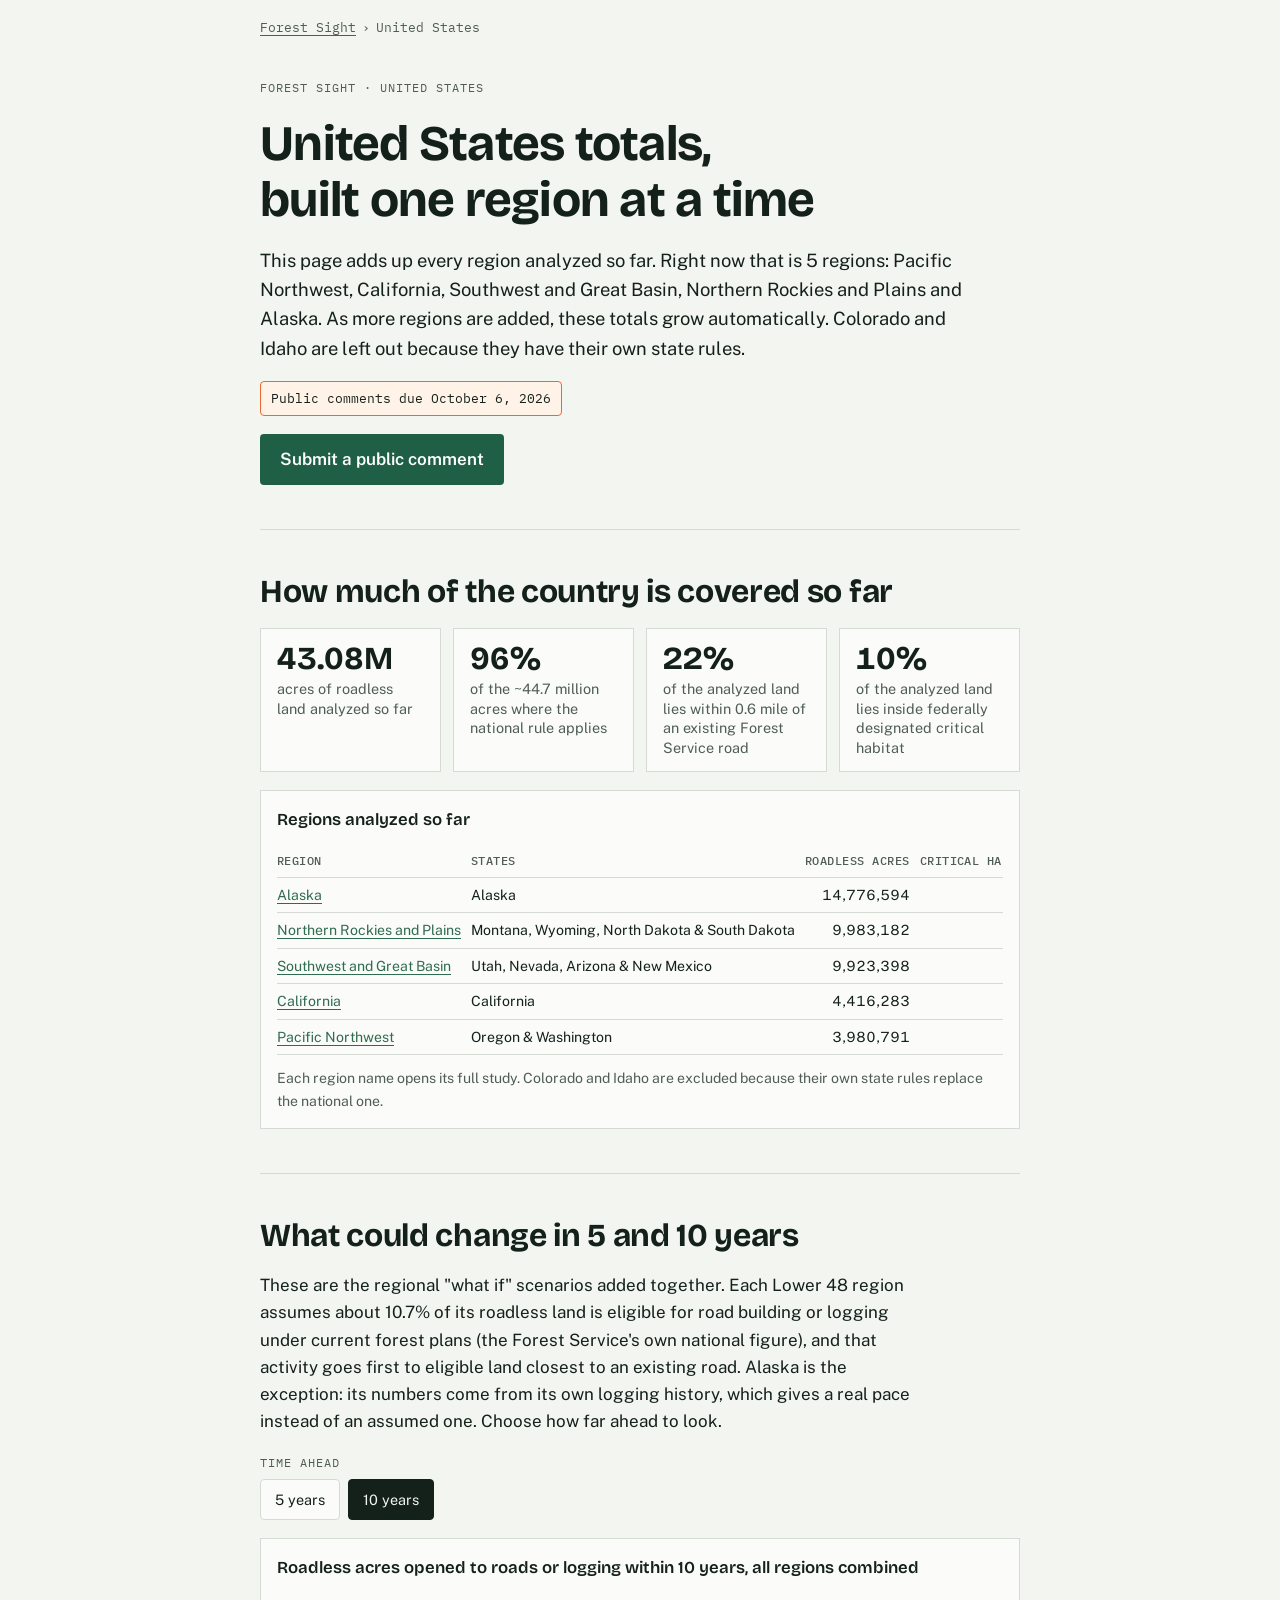
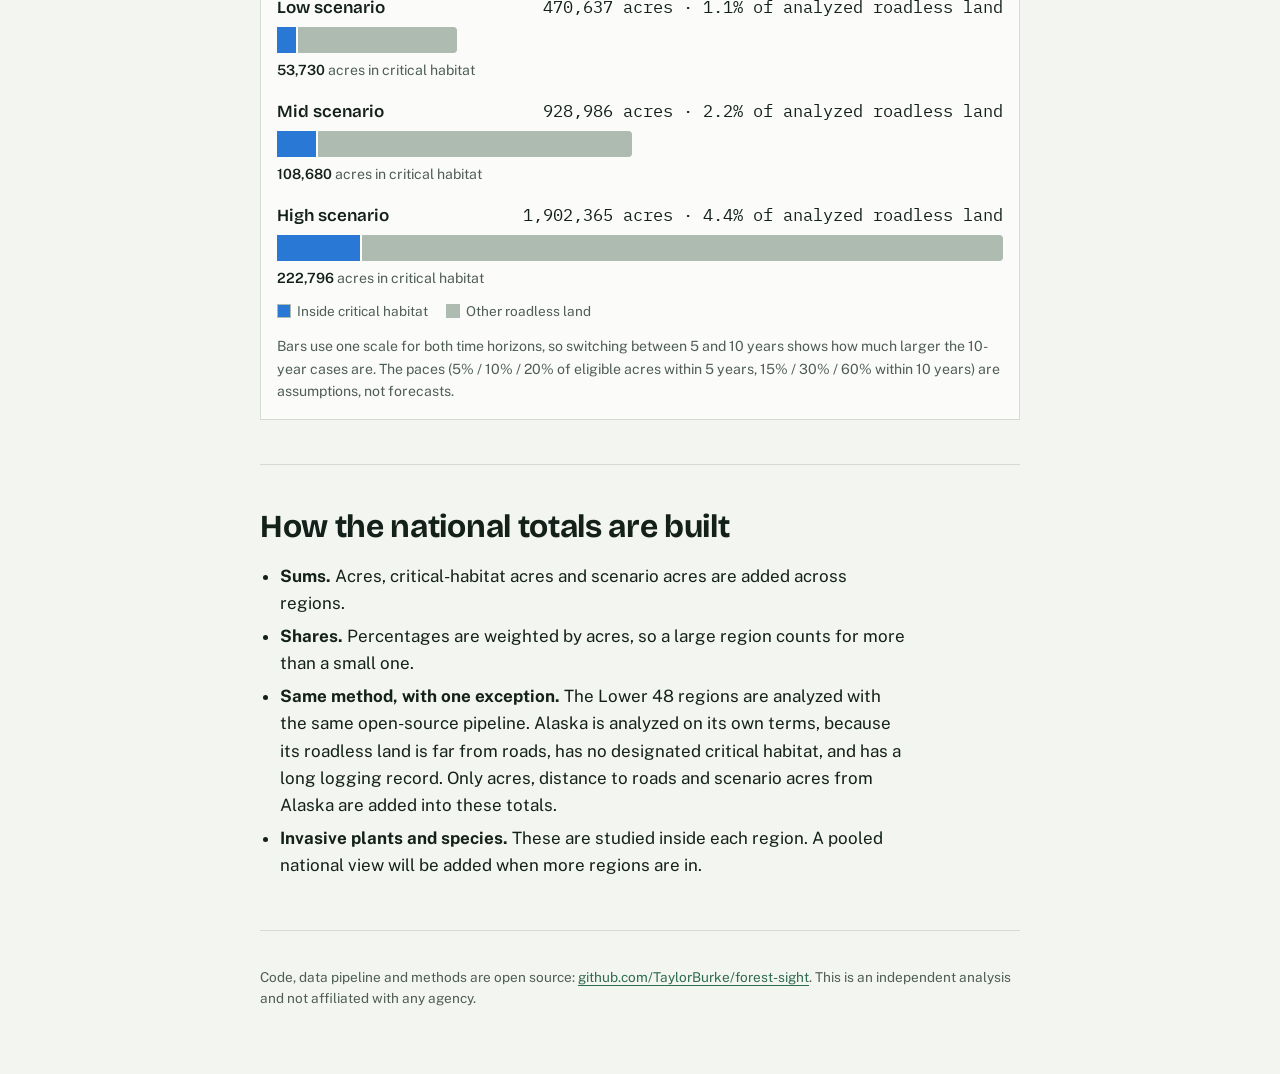
<file: docs/us/index.html>
<!doctype html>
<html lang="en"><head>
<meta charset="utf-8"><meta name="viewport" content="width=device-width, initial-scale=1">
<title>United States Roadless Totals</title>
<meta name="description" content="Combined results for every region analyzed so far (5): roadless acres, critical habitat overlap and 5- and 10-year scenarios.">
<meta property="og:type" content="website"><meta property="og:title" content="United States Roadless Totals"><meta property="og:description" content="Combined results for every region analyzed so far (5): roadless acres, critical habitat overlap and 5- and 10-year scenarios.">
<meta property="og:url" content="https://taylorburke.github.io/forest-sight/us/"><meta property="og:image" content="https://taylorburke.github.io/forest-sight/assets/share.png">
<meta name="twitter:card" content="summary_large_image">
<link rel="preconnect" href="https://fonts.googleapis.com">
<link rel="stylesheet" href="https://fonts.googleapis.com/css2?family=Bricolage+Grotesque:opsz,wght@12..96,500;12..96,700&family=Public+Sans:wght@400;500;600&family=IBM+Plex+Mono:wght@400;500&display=swap">
<link rel="stylesheet" href="../assets/style.css?v=92376312">
</head><body>
<main>
<nav class="crumbs"><a href="../index.html">Forest Sight</a> › <span>United States</span></nav>
<header>
  <div class="kicker">Forest Sight · United States</div>
  <h1>United States totals, built one region at a time</h1>
  <p class="lede" id="lede"></p>
  <div class="deadline">Public comments due October 6, 2026</div>
  <a class="btn" href="https://www.regulations.gov/document/FS-2025-0001-223869" target="_blank" rel="noopener">Submit a public comment</a>
</header>

<section id="coverage">
  <h2>How much of the country is covered so far</h2>
  <div class="stats">
    <div class="stat"><b id="s-acres"></b><span>acres of roadless land analyzed so far</span></div>
    <div class="stat"><b id="s-cov"></b><span>of the ~44.7 million acres where the national rule applies</span></div>
    <div class="stat"><b id="s-near"></b><span>of the analyzed land lies within 0.6 mile of an existing Forest Service road</span></div>
    <div class="stat"><b id="s-hab"></b><span>of the analyzed land lies inside federally designated critical habitat</span></div>
  </div>
  <figure>
    <div class="fig-title">Regions analyzed so far</div>
    <div class="tbl"><table id="region-table"></table></div>
    <figcaption>Each region name opens its full study. Colorado and Idaho are excluded because their own state rules replace the national one.</figcaption>
  </figure>
</section>

<section id="scenarios">
  <h2>What could change in 5 and 10 years</h2>
  <p>These are the regional "what if" scenarios added together. Each Lower 48 region assumes about 10.7% of its roadless land is eligible for road building or logging under current forest plans (the Forest Service's own national figure), and that activity goes first to eligible land closest to an existing road. Alaska is the exception: its numbers come from its own logging history, which gives a real pace instead of an assumed one. Choose how far ahead to look.</p>
  <div class="ctl"><span class="label kicker">Time ahead</span>
    <div class="seg" id="seg-yr">
      <button data-v="5" aria-pressed="false">5 years</button>
      <button data-v="10" aria-pressed="true">10 years</button>
    </div>
  </div>
  <figure>
    <div class="fig-title" id="scn-title"></div>
    <div class="scn" id="scn"></div>
    <div class="legend"><span><i style="background:var(--c1)"></i>Inside critical habitat</span><span><i style="background:var(--forest-line)"></i>Other roadless land</span></div>
    <figcaption>Bars use one scale for both time horizons, so switching between 5 and 10 years shows how much larger the 10-year cases are. The paces (5% / 10% / 20% of eligible acres within 5 years, 15% / 30% / 60% within 10 years) are assumptions, not forecasts.</figcaption>
  </figure>
</section>

<section id="method">
  <h2>How the national totals are built</h2>
  <ul>
    <li><b>Sums.</b> Acres, critical-habitat acres and scenario acres are added across regions.</li>
    <li><b>Shares.</b> Percentages are weighted by acres, so a large region counts for more than a small one.</li>
    <li><b>Same method, with one exception.</b> The Lower 48 regions are analyzed with the same open-source pipeline. Alaska is analyzed on its own terms, because its roadless land is far from roads, has no designated critical habitat, and has a long logging record. Only acres, distance to roads and scenario acres from Alaska are added into these totals.</li>
    <li><b>Invasive plants and species.</b> These are studied inside each region. A pooled national view will be added when more regions are in.</li>
  </ul>
</section>

<footer>
  <span>Code, data pipeline and methods are open source: <a href="https://github.com/TaylorBurke/forest-sight" target="_blank" rel="noopener">github.com/TaylorBurke/forest-sight</a>. This is an independent analysis and not affiliated with any agency.</span>
</footer>
</main>
<div id="tip" role="tooltip"></div>

<script>
const D = {"national_acres": 44700000, "total_acres": 43080248, "hab_share": 0.103, "near1km_share": 0.219, "regions": [{"slug": "pnw", "name": "Pacific Northwest", "places": "Oregon & Washington", "total_acres": 3980791, "hab_share": 0.438}, {"slug": "ca", "name": "California", "places": "California", "total_acres": 4416283, "hab_share": 0.184}, {"slug": "swgb", "name": "Southwest and Great Basin", "places": "Utah, Nevada, Arizona & New Mexico", "total_acres": 9923398, "hab_share": 0.091}, {"slug": "nr", "name": "Northern Rockies and Plains", "places": "Montana, Wyoming, North Dakota & South Dakota", "total_acres": 9983182, "hab_share": 0.098}, {"slug": "ak", "name": "Alaska", "places": "Alaska", "total_acres": 14776594, "hab_share": 0.0}], "scenarios": [{"scenario": "Low", "horizon_yr": 5, "activated_acres": 159319, "crit_hab_acres": 18255, "share_of_all_roadless": 0.0037}, {"scenario": "Low", "horizon_yr": 10, "activated_acres": 470637, "crit_hab_acres": 53730, "share_of_all_roadless": 0.0109}, {"scenario": "Mid", "horizon_yr": 5, "activated_acres": 312508, "crit_hab_acres": 36680, "share_of_all_roadless": 0.0073}, {"scenario": "Mid", "horizon_yr": 10, "activated_acres": 928986, "crit_hab_acres": 108680, "share_of_all_roadless": 0.0216}, {"scenario": "High", "horizon_yr": 5, "activated_acres": 647243, "crit_hab_acres": 71768, "share_of_all_roadless": 0.015}, {"scenario": "High", "horizon_yr": 10, "activated_acres": 1902365, "crit_hab_acres": 222796, "share_of_all_roadless": 0.0442}]};
const $ = (id) => document.getElementById(id);
const n0 = (n) => Math.round(n).toLocaleString("en-US");
const tip = $("tip");
document.addEventListener("pointermove", (e) => {
  const t = e.target.closest("[data-tip]");
  if (!t) { tip.style.opacity = 0; return; }
  tip.textContent = t.dataset.tip;
  tip.style.opacity = 1;
  tip.style.left = Math.min(e.clientX + 14, innerWidth - 250) + "px";
  tip.style.top = (e.clientY + 14) + "px";
});

const names = D.regions.map((r) => r.name);
const list = names.length > 1 ? names.slice(0, -1).join(", ") + " and " + names[names.length - 1] : names[0];
$("lede").textContent = `This page adds up every region analyzed so far. Right now that is ${D.regions.length} region${D.regions.length === 1 ? "" : "s"}: ${list}. As more regions are added, these totals grow automatically. Colorado and Idaho are left out because they have their own state rules.`;
$("s-acres").textContent = (D.total_acres / 1e6).toFixed(2) + "M";
$("s-cov").textContent = Math.round((D.total_acres / D.national_acres) * 100) + "%";
$("s-near").textContent = Math.round(D.near1km_share * 100) + "%";
$("s-hab").textContent = Math.round(D.hab_share * 100) + "%";

const regs = [...D.regions].sort((a, b) => b.total_acres - a.total_acres);
$("region-table").innerHTML = `<thead><tr><th>Region</th><th>States</th><th class="num">Roadless acres</th><th class="num">Critical habitat</th></tr></thead><tbody>` +
  regs.map((r) => `<tr><td><a href="../${r.slug}/index.html">${r.name}</a></td><td>${r.places}</td><td class="num">${n0(r.total_acres)}</td><td class="num">${Math.round(r.hab_share * 100)}%</td></tr>`).join("") + `</tbody>`;

const state = { yr: 10 };
function renderScn() {
  const rows = D.scenarios.filter((r) => r.horizon_yr === state.yr);
  const smax = Math.max(...D.scenarios.map((r) => r.activated_acres)); // one scale for both horizons
  $("scn-title").textContent = `Roadless acres opened to roads or logging within ${state.yr} years, all regions combined`;
  $("scn").innerHTML = rows.map((r) => {
    const hab = r.crit_hab_acres, oth = r.activated_acres - hab, w = (r.activated_acres / smax) * 100;
    return `<div class="scn-row" data-tip="${r.scenario}: ${n0(r.activated_acres)} acres, ${n0(hab)} in critical habitat">
      <div class="scn-head"><span class="scn-name">${r.scenario} scenario</span><span class="mono">${n0(r.activated_acres)} acres · ${(r.share_of_all_roadless * 100).toFixed(1)}% of analyzed roadless land</span></div>
      <div class="scn-bar" style="width:${w}%"><div class="hab" style="width:${(hab / r.activated_acres) * 100}%"></div><div class="oth" style="width:${(oth / r.activated_acres) * 100}%"></div></div>
      <div class="scn-meta"><b>${n0(hab)}</b> acres in critical habitat</div></div>`;
  }).join("");
}
$("seg-yr").addEventListener("click", (e) => {
  const btn = e.target.closest("button"); if (!btn) return;
  state.yr = Number(btn.dataset.v);
  $("seg-yr").querySelectorAll("button").forEach((x) => x.setAttribute("aria-pressed", String(x === btn)));
  renderScn();
});
renderScn();
</script>

</body></html>
</file>
<file: docs/assets/style.css>
/* Layout: one narrow reading column; a survey-map feel (field-guide labels, mono data), charts sit inline with the story. */
:root {
  --bg: #f3f5f1; --surface: #fbfcfa; --fg: #14201a; --muted: #4f5d55; --line: #d5dbd3;
  --land: #2f6b4f; --land-soft: #cfe0d4; --forest-line: #aebbb1;
  --c1: #2a78d6; --c2: #eb6834; --track: #dde3dc; --cta: #1f5f46; --cta-fg: #ffffff; --warn-bg: #fff3e8;
  --display: "Bricolage Grotesque", "Avenir Next", "Segoe UI", sans-serif;
  --body: "Public Sans", "Segoe UI", system-ui, sans-serif;
  --mono: "IBM Plex Mono", ui-monospace, "SF Mono", Menlo, monospace;
}
@media (prefers-color-scheme: dark) { :root:not([data-theme="light"]) {
  --bg: #111a15; --surface: #18231d; --fg: #e8efe9; --muted: #a5b3aa; --line: #2c3a32;
  --land: #5aa47f; --land-soft: #1f3a2d; --forest-line: #3b4d42;
  --c1: #3987e5; --c2: #d95926; --track: #2a372f; --cta: #5aa47f; --cta-fg: #0c140f; --warn-bg: #2b2018; color-scheme: dark; } }
:root[data-theme="dark"] {
  --bg: #111a15; --surface: #18231d; --fg: #e8efe9; --muted: #a5b3aa; --line: #2c3a32;
  --land: #5aa47f; --land-soft: #1f3a2d; --forest-line: #3b4d42;
  --c1: #3987e5; --c2: #d95926; --track: #2a372f; --cta: #5aa47f; --cta-fg: #0c140f; --warn-bg: #2b2018; color-scheme: dark; }

* { box-sizing: border-box; }
html { -webkit-text-size-adjust: 100%; }
body { margin: 0; }
body { background: var(--bg); color: var(--fg); font-family: var(--body); font-size: 17px; line-height: 1.6; padding-inline: 20px; padding-block: 0 64px; }
main { max-width: 760px; margin-inline: auto; }
h1, h2, h3 { font-family: var(--display); line-height: 1.12; text-wrap: balance; margin: 0; }
h1 { font-size: clamp(2rem, 6.4vw, 3.1rem); font-weight: 700; letter-spacing: -0.015em; }
h2 { font-size: clamp(1.5rem, 4.4vw, 2rem); font-weight: 700; letter-spacing: -0.01em; }
h3 { font-size: 1.12rem; font-weight: 600; }
p { margin: 0; max-width: 65ch; }
a { color: var(--land); text-underline-offset: 3px; }
.mono, .kicker, .label { font-family: var(--mono); }
.kicker { font-size: 0.78rem; letter-spacing: 0.08em; text-transform: uppercase; color: var(--muted); }
.stack { display: flex; flex-direction: column; gap: 16px; }
section { padding-block: 44px 8px; display: flex; flex-direction: column; gap: 18px; border-top: 1px solid var(--line); margin-top: 36px; }
header { padding-block: 40px 8px; display: flex; flex-direction: column; gap: 18px; }
.lede { font-size: 1.15rem; color: var(--fg); }
.deadline { display: inline-flex; gap: 8px; align-items: center; background: var(--warn-bg); border: 1px solid var(--c2); border-radius: 4px; padding: 6px 10px; font-family: var(--mono); font-size: 0.82rem; width: fit-content; }
.btn { display: inline-block; background: var(--cta); color: var(--cta-fg); font-weight: 600; text-decoration: none; padding: 12px 20px; border-radius: 4px; width: fit-content; }
.btn:focus-visible, button:focus-visible, a:focus-visible, summary:focus-visible { outline: 3px solid var(--c1); outline-offset: 2px; }
.stats { display: grid; grid-template-columns: repeat(auto-fit, minmax(190px, 1fr)); gap: 12px; }
.stat { background: var(--surface); border: 1px solid var(--line); padding: 14px 16px; display: flex; flex-direction: column; gap: 4px; min-width: 0; }
.stat b { font-family: var(--display); font-size: 2rem; line-height: 1; font-variant-numeric: tabular-nums; }
.stat span { font-size: 0.9rem; color: var(--muted); line-height: 1.35; }
figure { margin: 0; background: var(--surface); border: 1px solid var(--line); padding: 16px; display: flex; flex-direction: column; gap: 12px; min-width: 0; }
figcaption { font-size: 0.88rem; color: var(--muted); }
.fig-title { font-family: var(--display); font-weight: 600; font-size: 1.05rem; }
svg { display: block; width: 100%; height: auto; }
.map-ira { fill: var(--land); stroke: var(--land); stroke-width: 0.4; }
.map-forest { fill: var(--land-soft); stroke: var(--forest-line); stroke-width: 0.8; }
.legend { display: flex; flex-wrap: wrap; gap: 6px 18px; font-size: 0.85rem; color: var(--muted); }
.legend i { display: inline-block; width: 14px; height: 14px; vertical-align: -2px; margin-right: 6px; border: 1px solid var(--forest-line); }
.bars { display: flex; flex-direction: column; gap: 10px; }
.bar-row { display: grid; grid-template-columns: minmax(110px, 190px) 1fr; gap: 12px; align-items: center; }
.bar-label { font-size: 0.92rem; line-height: 1.3; }
.bar-track { background: var(--track); height: 22px; border-radius: 0 4px 4px 0; position: relative; }
.bar-fill { height: 100%; background: var(--c1); border-radius: 0 4px 4px 0; min-width: 2px; }
.bar-val { font-family: var(--mono); font-size: 0.8rem; position: absolute; right: 6px; top: 50%; transform: translateY(-50%); color: var(--fg); }
.donuts { display: grid; grid-template-columns: repeat(auto-fit, minmax(160px, 1fr)); gap: 20px 16px; }
.donut { display: flex; flex-direction: column; align-items: center; gap: 6px; text-align: center; min-width: 0; }
.donut svg { width: 120px; height: 120px; }
.donut-name { font-family: var(--display); font-weight: 600; font-size: 0.98rem; line-height: 1.2; }
.donut-sub { font-size: 0.82rem; color: var(--muted); line-height: 1.35; }
.donut-sub b { color: var(--fg); font-weight: 600; }
details { font-size: 0.9rem; }
summary { cursor: pointer; color: var(--muted); font-family: var(--mono); font-size: 0.8rem; }
.tbl { overflow-x: auto; }
table { border-collapse: collapse; width: 100%; font-size: 0.88rem; font-variant-numeric: tabular-nums; }
th, td { text-align: left; padding: 6px 10px 6px 0; border-bottom: 1px solid var(--line); white-space: nowrap; }
th { font-family: var(--mono); font-weight: 500; font-size: 0.74rem; letter-spacing: 0.04em; text-transform: uppercase; color: var(--muted); }
td.num, th.num { text-align: right; }
.seg { display: flex; flex-wrap: wrap; gap: 8px; }
.seg button { font: inherit; font-size: 0.9rem; background: var(--surface); color: var(--fg); border: 1px solid var(--line); border-radius: 4px; padding: 8px 14px; cursor: pointer; }
.seg button[aria-pressed="true"] { background: var(--fg); color: var(--bg); border-color: var(--fg); }
.ctl { display: flex; flex-direction: column; gap: 6px; }
.scn { display: flex; flex-direction: column; gap: 16px; }
.scn-row { display: flex; flex-direction: column; gap: 6px; }
.scn-head { display: flex; justify-content: space-between; gap: 12px; flex-wrap: wrap; align-items: baseline; }
.scn-name { font-family: var(--display); font-weight: 600; }
.scn-bar { background: var(--track); height: 26px; border-radius: 0 4px 4px 0; display: flex; }
.scn-bar .hab { background: var(--c1); height: 100%; border-right: 2px solid var(--surface); }
.scn-bar .oth { background: var(--forest-line); height: 100%; border-radius: 0 4px 4px 0; }
.scn-meta { font-size: 0.88rem; color: var(--muted); }
.scn-meta b { color: var(--fg); font-weight: 600; }
.note { background: var(--surface); border: 1px solid var(--line); border-left: 4px solid var(--c2); padding: 14px 16px; font-size: 0.95rem; }
ul { margin: 0; padding-left: 1.2em; max-width: 65ch; }
li { margin-bottom: 6px; }
#tip { position: fixed; pointer-events: none; z-index: 10; background: var(--fg); color: var(--bg); font-size: 0.8rem; padding: 6px 9px; border-radius: 4px; max-width: 240px; opacity: 0; transition: opacity .1s; }
.src { font-size: 0.85rem; color: var(--muted); }
footer { padding-top: 36px; margin-top: 36px; border-top: 1px solid var(--line); font-size: 0.85rem; color: var(--muted); display: flex; flex-direction: column; gap: 10px; }
@media (max-width: 520px) { .bar-row { grid-template-columns: 1fr; gap: 4px; } body { font-size: 16px; } }
@media (prefers-reduced-motion: reduce) { * { transition: none !important; } }

.crumbs { font-family: var(--mono); font-size: 0.8rem; color: var(--muted); padding-top: 18px; display: flex; flex-wrap: wrap; gap: 6px; }
.crumbs a { color: var(--muted); }
.cards { display: grid; grid-template-columns: repeat(auto-fit, minmax(260px, 1fr)); gap: 14px; }
.card { display: flex; flex-direction: column; background: var(--surface); border: 1px solid var(--line); padding: 0; color: var(--fg); text-decoration: none; min-width: 0; overflow: hidden; cursor: pointer; transition: transform .2s ease, box-shadow .2s ease, border-color .2s ease; }
.card:hover, .card:focus-visible { border-color: var(--land); transform: translateY(-3px); box-shadow: 0 8px 22px rgba(20, 32, 26, 0.16); }
.card-img { aspect-ratio: 5 / 3; overflow: hidden; border-bottom: 1px solid var(--line); background: var(--surface); }
.card-img svg { width: 100%; height: 100%; display: block; transition: transform .45s ease; }
.card:hover .card-img svg, .card:focus-visible .card-img svg { transform: scale(1.07); }
.card-body { display: flex; flex-direction: column; gap: 8px; padding: 16px 18px 18px; flex: 1; }
.card .go { font-family: var(--mono); font-size: 0.82rem; color: var(--land); margin-top: auto; padding-top: 4px; }
.card:hover .go { text-decoration: underline; text-underline-offset: 3px; }
.card h3 { font-size: 1.25rem; }
.card p { font-size: 0.93rem; color: var(--muted); }
.thumb .map-state { fill: var(--track); stroke: var(--surface); stroke-width: 0.8; }
.thumb .map-forest { fill: var(--land-soft); stroke: var(--forest-line); stroke-width: 0.5; }
.thumb .map-ira { fill: var(--land); stroke: var(--land); stroke-width: 1.1; transition: fill .2s ease, stroke .2s ease; }
/* hovering a region card echoes on the U.S. card: its map zooms and that region turns orange */
.card-img.echo svg { transform: scale(1.07); }
.thumb .map-ira.hl { fill: var(--c2); stroke: var(--c2); stroke-width: 2.2; }
.cov-track { background: var(--track); height: 14px; border-radius: 0 4px 4px 0; }
.cov-fill { background: var(--c1); height: 100%; border-radius: 0 4px 4px 0; min-width: 3px; }
.stats { grid-template-columns: repeat(auto-fit, minmax(150px, 1fr)); }

/* Alaska page */
.chips { display: flex; flex-wrap: wrap; gap: 8px 18px; margin: 2px 0 10px; }
.chip { display: inline-flex; align-items: center; gap: 7px; font-size: 0.88rem; cursor: pointer; }
.chip input { accent-color: var(--land); width: 16px; height: 16px; }
.sw { display: inline-block; width: 14px; height: 14px; border: 1px solid var(--forest-line); }
.sw-roadless { background: var(--land); } .sw-forest { background: var(--land-soft); } .sw-roads { background: var(--fg); } .sw-salmon { background: var(--c1); } .sw-cuts { background: var(--c2); }
#ak-map { background: var(--surface); border: 1px solid var(--line); }
.ak-forest { fill: var(--land-soft); stroke: var(--forest-line); stroke-width: 0.8; }
.ak-roadless { fill: var(--land); fill-opacity: 0.85; stroke: none; }
.ak-salmon { fill: none; stroke: var(--c1); stroke-width: 0.9; opacity: 0.85; }
.ak-roads { fill: none; stroke: var(--fg); stroke-width: 1.5; }
.ak-cuts { fill: var(--c2); stroke: none; }
.timeline { padding-left: 1.1em; }
.stackrow { display: flex; align-items: center; gap: 10px; min-width: 0; }
.sbar { display: flex; height: 22px; border-radius: 0 4px 4px 0; overflow: hidden; min-width: 3px; flex: none; }
.stack-val { font-family: var(--mono); font-size: 0.8rem; white-space: nowrap; }
.thumb .map-frame { fill: none; stroke: var(--forest-line); stroke-width: 0.8; stroke-dasharray: 3 3; }
.thumb .map-label { font-family: var(--mono); font-size: 7.5px; fill: var(--muted); }
</file>
